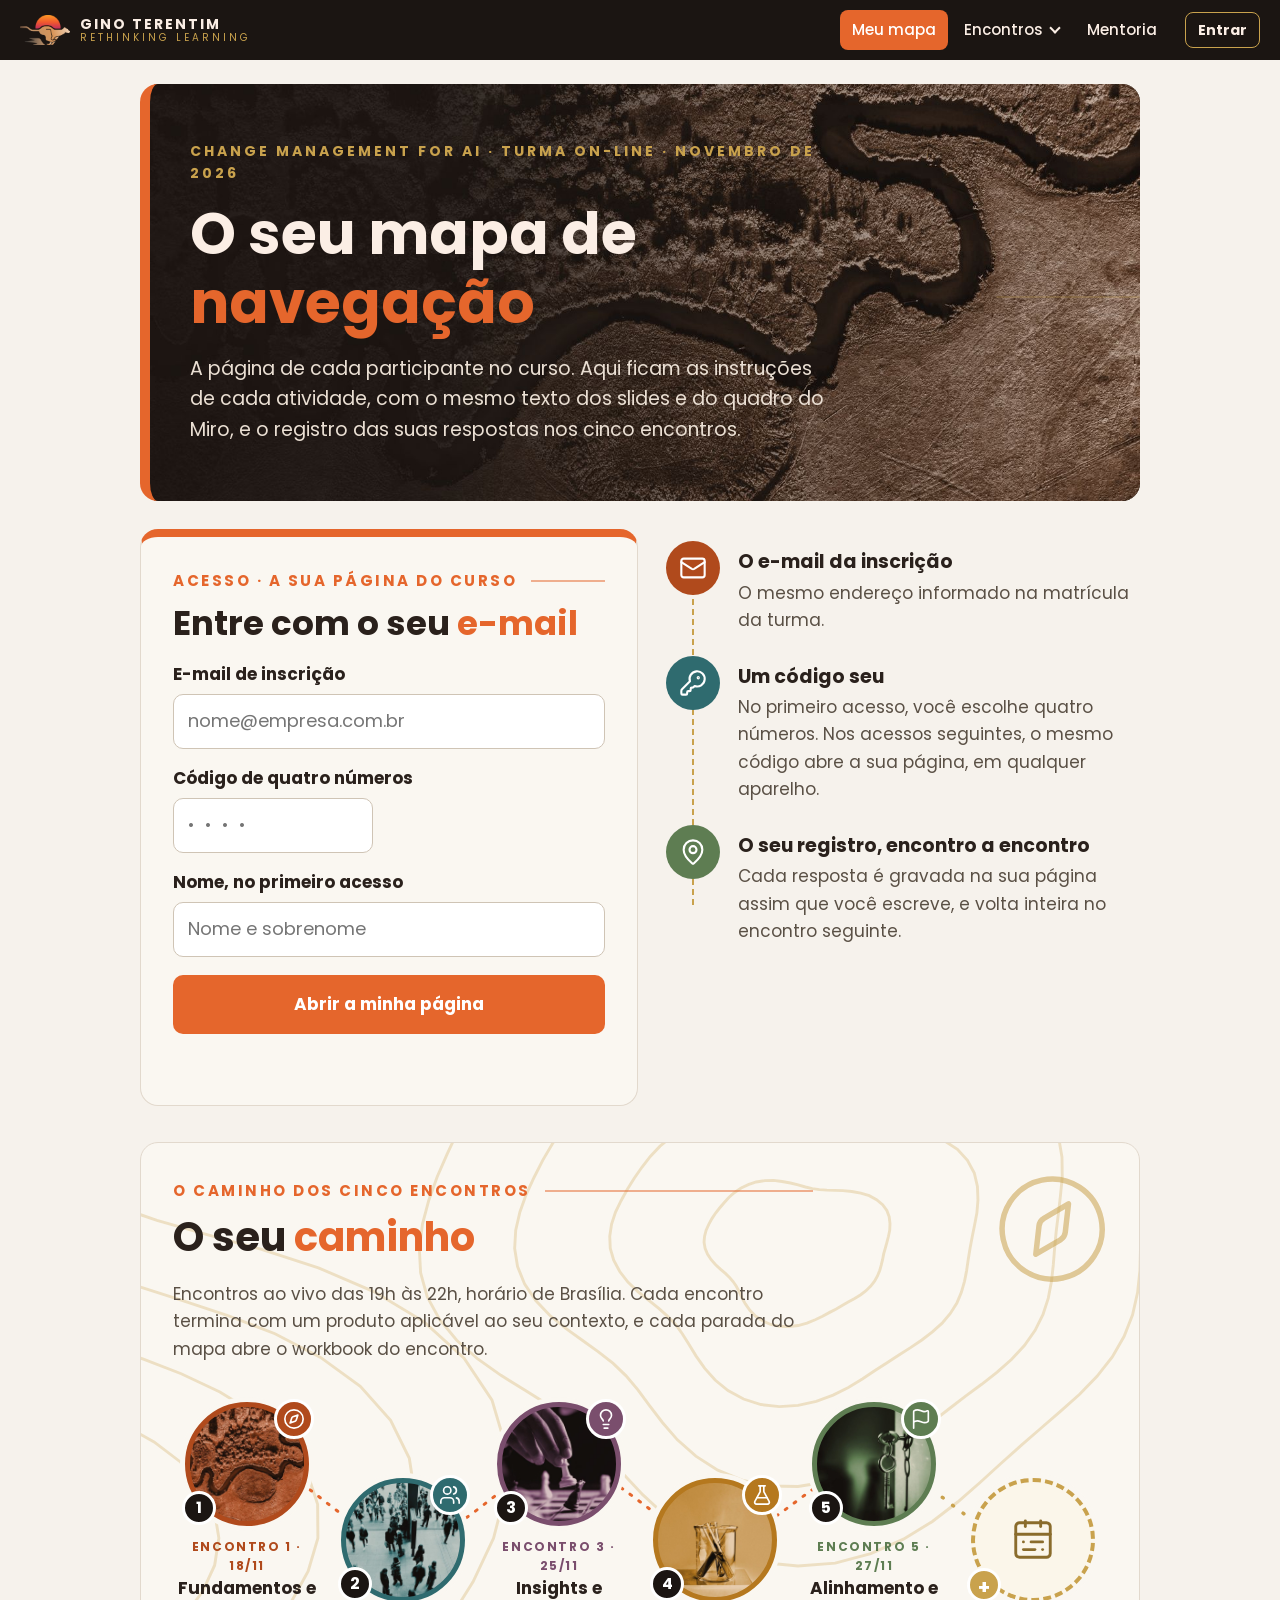
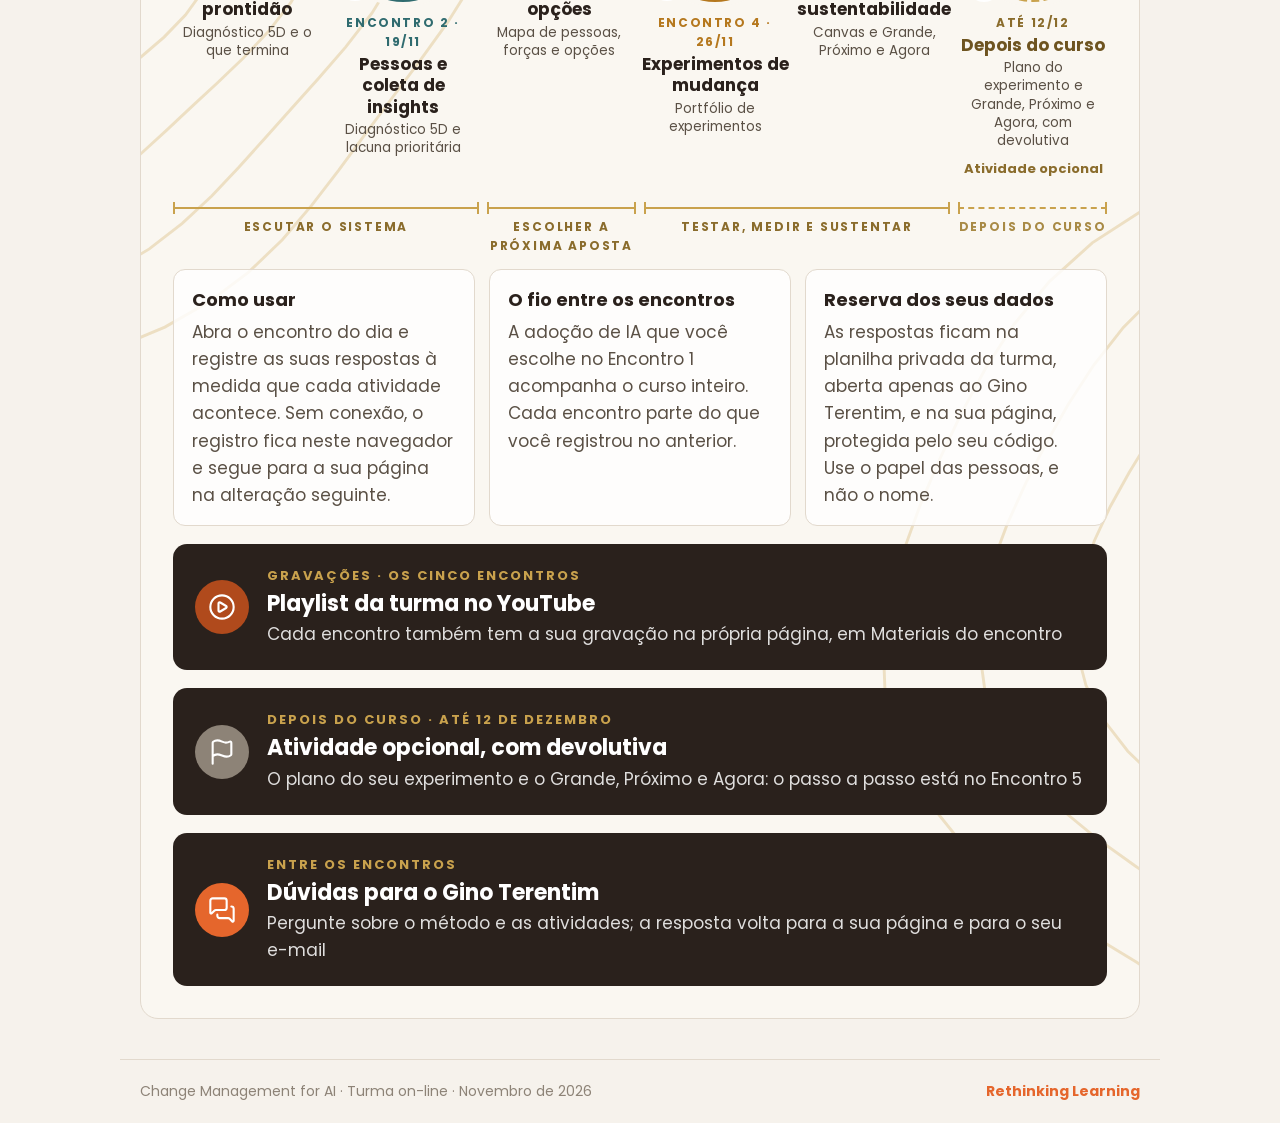
<file: docs/index.html>
<!doctype html>
<html lang="pt-BR"><head><meta charset="utf-8"><meta name="viewport" content="width=device-width,initial-scale=1">
<title>CM4AI · Workbook digital</title><meta name="robots" content="noindex">
<style>@font-face{font-family:Poppins;font-weight:400;src:url(fonts/Poppins-Regular.ttf) format('truetype');font-display:swap}@font-face{font-family:Poppins;font-weight:500;src:url(fonts/Poppins-Medium.ttf) format('truetype');font-display:swap}@font-face{font-family:Poppins;font-weight:700;src:url(fonts/Poppins-Bold.ttf) format('truetype');font-display:swap}:root{--lar:#E5662C;--tinta:#2A211C;--corpo:#5A5045;--linha:#E2D9CD;--fraco:#8D8377;--claro:#F6F2EC;--papel:#FAF7F1;--escuro:#1B1512;--ouro:#C9A24D;--tom:#E5662C}
*{box-sizing:border-box}
html{scroll-behavior:smooth}
body{margin:0;font-family:Poppins,system-ui,sans-serif;font-size:17px;line-height:1.6;color:var(--corpo);background:var(--claro)}
a{color:var(--lar)}
h1,h2,h3{color:var(--tinta);line-height:1.2;margin:0 0 .5em}
h1 em,h2 em{font-style:normal;color:var(--lar)}
main{max-width:1040px;margin:0 auto;padding:0 20px 40px}
.topo{position:sticky;top:0;z-index:20;display:flex;align-items:center;gap:16px;flex-wrap:wrap;padding:10px 20px;background:var(--escuro);color:#FBEEE5}
.marca{display:flex;align-items:center;gap:10px;text-decoration:none;color:#FBEEE5}
.marca img{height:30px;width:auto}
.marca span{display:flex;flex-direction:column;line-height:1.15}
.marca b{font-size:14px;letter-spacing:2px}
.marca i{font-style:normal;font-size:10px;letter-spacing:3px;color:var(--ouro)}
.nav{margin-left:auto;display:flex;gap:4px;flex-wrap:wrap}
.nav a{color:#FBEEE5;text-decoration:none;font-size:15px;font-weight:500;padding:8px 12px;border-radius:8px}
.nav a:hover,.nav a.ativo{background:var(--lar);color:#fff}
.selo-prof{margin-left:auto;background:var(--lar);color:#fff;font-weight:700;font-size:13px;letter-spacing:2px;padding:6px 12px;border-radius:6px}
.capa{margin:24px 0 0;padding:56px 40px;border-radius:18px;background:var(--escuro);color:#EADFD3;position:relative;overflow:hidden;border-left:10px solid var(--tom)}
.capa:after{content:"";position:absolute;right:-70px;top:-70px;width:280px;height:280px;border:2px solid var(--ouro);opacity:.35;clip-path:polygon(25% 0,75% 0,100% 50%,75% 100%,25% 100%,0 50%);background:transparent;outline:2px solid var(--ouro)}
.capa__k{font-size:14px;font-weight:700;letter-spacing:3px;color:var(--ouro);margin:0 0 14px}
.capa h1{color:#FBEEE5;font-size:clamp(34px,6vw,58px);margin:0 0 16px}
.capa__l{font-size:19px;max-width:720px;margin:0}
.bloco{margin:36px 0 0;padding:32px;background:var(--papel);border:1px solid var(--linha);border-radius:18px;border-top:8px solid var(--tom)}
.bloco--abre{border-top-color:var(--lar)}
.eyebrow{display:flex;align-items:center;gap:14px;color:var(--tom);font-weight:700;font-size:15px;letter-spacing:2.5px;margin-bottom:10px}
.eyebrow i{flex:1;height:2px;background:var(--tom);opacity:.5}
.bloco h2{font-size:clamp(26px,4vw,36px)}
.bloco h3{font-size:22px;margin-top:1.2em}
.pergunta{font-size:21px;font-weight:500;color:var(--tinta);border-left:5px solid var(--tom);padding:6px 0 6px 16px;margin:14px 0}
.pergunta--at{font-size:19px;background:#fff;border-radius:0 10px 10px 0;padding:12px 16px}
.capaz{background:#fff;border:1px solid var(--linha);border-radius:12px;padding:16px 20px;margin:16px 0}
.capaz b{color:var(--tinta)}
.capaz ol{margin:8px 0 0;padding-left:22px}
.conceito{background:#fff;border:1px solid var(--linha);border-radius:14px;padding:22px 24px;margin:20px 0}
.conceito h3{margin-top:0}
.fonte{font-size:15px;color:var(--fraco);margin:10px 0 0}
.regua{background:#B04A1C;color:#FDEFE6;border-radius:14px;padding:24px;margin:20px 0}
.regua h3{color:#fff;margin-top:0}
.regua__q{font-size:22px;font-weight:700;color:#fff}
.regua .cards3>div{background:rgba(255,255,255,.12);border:0;color:#FDEFE6}
.regua .cards3 b{color:#fff}
.regua .tabela--ler{background:#fff;color:var(--corpo)}
.cards3{display:grid;grid-template-columns:repeat(auto-fit,minmax(230px,1fr));gap:14px;margin:14px 0}
.cards3>div{background:var(--papel);border:1px solid var(--linha);border-radius:12px;padding:16px 18px}
.cards3 b{display:block;color:var(--tinta);font-size:18px;margin-bottom:4px}
.cards3 p{margin:0}
.cards3 i{display:block;margin-top:8px;color:var(--fraco)}
.cards2{display:grid;grid-template-columns:repeat(auto-fit,minmax(260px,1fr));gap:16px;margin:24px 0 8px}
.cartao{display:flex;flex-direction:column;gap:6px;padding:22px;border-radius:14px;background:var(--tom);color:#fff;text-decoration:none}
.cartao span{font-size:13px;font-weight:700;letter-spacing:2px;opacity:.85}
.cartao b{font-size:22px;line-height:1.2}
.cartao i{font-style:normal;opacity:.9}
.nota-pe{color:var(--fraco);font-size:15px}
.caminho{display:grid;grid-template-columns:repeat(5,1fr);gap:10px;margin:16px 0}
.caminho__p{display:flex;flex-direction:column;align-items:center;text-align:center;gap:4px;padding:14px 8px;border-radius:12px;background:#fff;border:2px solid var(--linha);text-decoration:none;color:var(--corpo)}
.caminho__g{font-size:11px;font-weight:700;letter-spacing:1.5px;color:var(--fraco);text-transform:uppercase;min-height:34px}
.caminho__n{width:52px;height:52px;border-radius:50%;display:grid;place-items:center;font-weight:700;font-size:22px;color:var(--tom);border:3px solid var(--tom);background:var(--claro)}
.caminho__p b{color:var(--tinta);font-size:15px;line-height:1.25}
.caminho__p small{font-size:13px}
.caminho__p em{font-style:normal;font-size:13px;font-weight:500;color:var(--tom)}
.caminho__p.feito .caminho__n,.caminho__p.aqui .caminho__n{background:var(--tom);color:#fff}
.caminho__p.aqui{border-color:var(--lar);box-shadow:0 0 0 3px rgba(229,102,44,.25)}
.indice{list-style:none;padding:0;margin:10px 0;display:grid;gap:8px}
.indice li{display:flex;flex-wrap:wrap;gap:6px 16px;align-items:baseline;background:#fff;border-left:6px solid var(--tom);border-radius:0 10px 10px 0;padding:10px 14px}
.indice a{color:var(--tinta);text-decoration:none;font-weight:500}
.indice a b{color:var(--tom)}
.indice span{color:var(--fraco);font-size:15px}
.atividade{background:#fff;border:2px solid var(--tom);border-radius:16px;padding:24px;margin:24px 0}
.atividade__cab{display:flex;gap:10px;flex-wrap:wrap;margin-bottom:10px}
.selo{display:inline-block;background:var(--tom);color:#fff;font-weight:700;font-size:13px;letter-spacing:1.5px;padding:6px 12px;border-radius:999px;text-decoration:none}
.selo--miro{background:#fff;color:var(--tom);border:2px solid var(--tom)}
.selo--mentor{background:#FBEFE4;color:#B04A1C;border:2px solid #E5662C}
.atividade h3{margin-top:4px;font-size:24px}
.passos{padding-left:0;list-style:none;counter-reset:p;margin:14px 0}
.passos li{counter-increment:p;position:relative;padding:8px 0 8px 48px;border-bottom:1px solid var(--linha)}
.passos li:before{content:counter(p);position:absolute;left:0;top:7px;width:32px;height:32px;border-radius:50%;background:var(--tom);color:#fff;font-weight:700;display:grid;place-items:center}
.passos li i{font-style:normal;font-weight:700;color:var(--tom);white-space:nowrap}
.meta{display:grid;grid-template-columns:repeat(auto-fit,minmax(200px,1fr));gap:10px;margin:14px 0}
.meta div{background:var(--papel);border-radius:10px;padding:10px 14px}
.meta span{display:block;font-size:12px;font-weight:700;letter-spacing:1.5px;text-transform:uppercase;color:var(--fraco)}
.meta b{font-weight:500;color:var(--tinta);font-size:16px}
.exemplo{background:#FBEFE4;border-radius:12px;padding:14px 18px;margin:14px 0}
.exemplo>span{font-size:12px;font-weight:700;letter-spacing:1.5px;color:var(--lar)}
.exemplo p{margin:6px 0}
.registro{border:2px dashed var(--tom);border-radius:14px;padding:18px;margin:18px 0 6px;background:var(--papel)}
.registro__t{font-size:13px;font-weight:700;letter-spacing:2px;color:var(--tom)}
.campo{margin:14px 0 0}
.campo label{display:block;color:var(--tinta);margin-bottom:4px}
.dica{margin:0 0 6px;font-size:15px;color:var(--fraco)}
textarea,input[type=text],select{width:100%;font:inherit;font-size:16px;color:var(--tinta);background:#fff;border:1.5px solid #CFC4B5;border-radius:10px;padding:10px 12px}
textarea{resize:vertical;min-height:52px}
textarea:focus,input:focus,select:focus{outline:3px solid rgba(229,102,44,.35);border-color:var(--lar)}
.espelho__v{background:#fff;border:1.5px solid var(--linha);border-radius:10px;padding:10px 12px;color:var(--tinta);white-space:pre-wrap}
.notas{display:grid;grid-template-columns:repeat(auto-fit,minmax(130px,1fr));gap:10px}
.banco{margin:4px 0 8px}
.lacunas,.associar{padding-left:22px;margin:8px 0 12px}
.lacunas li,.associar li{margin:8px 0}
.lacuna{width:74px!important;display:inline-block;text-align:center;font-weight:700}
.associar li{display:grid;grid-template-columns:1fr minmax(200px,260px);gap:12px;align-items:center}
.certo{border-color:#3F7D4E!important;background:#E9F4EA!important}
.errado{border-color:#B8432F!important;background:#FBE9E5!important}
.tabela-w{overflow-x:auto;margin:10px 0}
.tabela{width:100%;border-collapse:collapse;font-size:16px}
.tabela th{background:var(--tinta);color:#FBEEE5;text-align:left;padding:10px 12px;font-size:14px;letter-spacing:.5px}
.tabela td{border:1px solid var(--linha);padding:8px 10px;vertical-align:top;background:#fff;min-width:190px}
.tabela--ler td{padding:10px 12px}
.tabela td textarea,.tabela td select{border-color:var(--linha)}
.mapa{position:relative;margin:16px 0 0;height:480px;background:#fff;border:1.5px solid var(--linha);border-radius:12px;overflow:hidden}
.mapa:before{content:"";position:absolute;left:50%;top:0;bottom:0;border-left:2px dashed var(--linha)}
.mapa:after{content:"";position:absolute;top:50%;left:0;right:0;border-top:2px dashed var(--linha)}
.mapa__q{position:absolute;font-size:12px;font-weight:700;letter-spacing:1px;color:var(--fraco);text-transform:uppercase;padding:8px 10px;z-index:1}
.mapa__n{position:absolute;z-index:2;max-width:42%;font-size:14px;line-height:1.25;font-weight:500;color:var(--tinta);padding:6px 9px;border-radius:6px;box-shadow:0 1px 0 rgba(0,0,0,.15)}
.pontos{margin:14px 0 0;background:var(--papel);border-radius:12px;padding:12px 16px}
.pontos summary{cursor:pointer;font-weight:700;color:var(--tinta)}
.btn{display:inline-block;font:inherit;font-size:15px;font-weight:700;border-radius:10px;padding:10px 16px;cursor:pointer;text-decoration:none;border:2px solid transparent}
.btn--sec{background:#fff;color:var(--tinta);border-color:var(--tinta)}
.btn--mentor{background:var(--tinta);color:#fff}
.mentor{margin:14px 0 0}
.barra{display:flex;flex-wrap:wrap;gap:10px;align-items:center;margin:18px 0 0}
.barra__s{flex:1;min-width:220px;color:var(--fraco);font-size:15px}
.prof{margin:16px 0 0;background:#2A211C;color:#EADFD3;border-radius:12px;padding:16px 20px}
.prof>span{font-size:12px;font-weight:700;letter-spacing:2px;color:var(--ouro)}
.prof__resp{background:rgba(255,255,255,.08);border-radius:10px;padding:10px 14px;margin-top:10px}
.prof__resp b{color:#fff;display:block}
.rodape{max-width:1040px;margin:0 auto;padding:20px;display:flex;justify-content:space-between;gap:12px;flex-wrap:wrap;font-size:14px;color:var(--fraco);border-top:1px solid var(--linha)}
.rodape span:last-child{color:var(--lar);font-weight:700}
@media(max-width:760px){
 body{font-size:16px}.bloco{padding:20px}.capa{padding:36px 22px}
 .caminho{grid-template-columns:1fr 1fr}.caminho__g{min-height:0}
 .associar li{grid-template-columns:1fr}
 .tabela[data-tabela] thead{display:none}
 .tabela[data-tabela] tr{display:block;margin-bottom:14px;border:1px solid var(--linha);border-radius:10px;overflow:hidden}
 .tabela[data-tabela] td{display:block;border:0;border-bottom:1px solid var(--linha)}
 .tabela[data-tabela] td:before{content:attr(data-th);display:block;font-size:12px;font-weight:700;letter-spacing:1px;color:var(--fraco);text-transform:uppercase;margin-bottom:4px}
 .mapa{height:420px}
}
@media print{
 .topo,.barra,.mentor,.btn{display:none!important}
 body{background:#fff;font-size:12pt}.bloco,.atividade,.conceito{break-inside:avoid-page;box-shadow:none}
 .bloco{break-inside:auto}.capa{background:#fff;color:#000;border:2px solid #000}.capa h1{color:#000}.capa__k{color:#000}
 textarea,input,select{border:1px solid #999}
 details.pontos{display:block}
}

/* ===== camada 2026-11 · mapa de navegação, conta e capas com foto ===== */
.btn{background:var(--lar);color:#fff}
.btn--sec{background:#fff;color:var(--tinta);border-color:var(--tinta)}
.btn--mentor{background:var(--tinta);color:#fff}
.btn--grande{font-size:17px;padding:14px 22px;margin-top:18px;width:100%}
.btn:hover{filter:brightness(1.06)}
.disco{flex:none;display:inline-grid;place-items:center;width:54px;height:54px;border-radius:50%;background:var(--tom)}
.disco svg{display:block}
.capa--foto{background-color:var(--escuro);background-image:var(--foto,none);background-position:right center;background-size:cover;background-repeat:no-repeat;min-height:380px;display:flex;flex-direction:column;justify-content:flex-end}
.capa--foto .capa__l,.capa--foto h1,.capa--foto .capa__k{max-width:640px;position:relative;z-index:1}
.capa--foto:after{opacity:.22}
.conta{display:flex;align-items:center;gap:10px;font-size:14px;color:#FBEEE5}
.conta a{color:#FBEEE5;font-weight:700;text-decoration:none;border:1.5px solid var(--ouro);padding:6px 12px;border-radius:8px}
.conta span{font-weight:700}
.conta__sair{font:inherit;font-size:13px;background:transparent;color:var(--ouro);border:1.5px solid var(--ouro);border-radius:8px;padding:5px 10px;cursor:pointer}
.aviso-conta{margin:16px 0 0;padding:14px 18px;border-radius:12px;background:#FFF4EC;border-left:6px solid var(--lar);color:var(--tinta)}
.aviso-conta .btn{margin-left:8px;padding:6px 14px}
.barra__s--ok{color:#4B6A41;font-weight:500}
.barra__s--ok:before{content:"";display:inline-block;width:9px;height:9px;border-radius:50%;background:#5E7D52;margin-right:8px;vertical-align:1px}
/* entrada */
.entrada{margin:28px 0 0;display:grid;grid-template-columns:minmax(0,1.05fr) minmax(0,1fr);gap:28px;align-items:start}
.entrada[hidden]{display:none}
.entrada__f{padding:32px;background:var(--papel);border:1px solid var(--linha);border-top:8px solid var(--lar);border-radius:18px}
.entrada__f h2{font-size:clamp(26px,4vw,34px)}
.entrada__f label{display:block;margin:16px 0 6px;color:var(--tinta)}
.entrada__f input{font-size:18px;padding:12px 14px}
.entrada__f input[name=codigo]{letter-spacing:10px;max-width:200px}
.entrada__aviso{min-height:1.6em;margin:12px 0 0;color:var(--corpo);font-weight:500}
.entrada__aviso--erro{color:#A33B12}
.entrada__passos{list-style:none;margin:0;padding:12px 0 0;display:flex;flex-direction:column;gap:22px;position:relative}
.entrada__passos:before{content:"";position:absolute;left:26px;top:40px;bottom:40px;border-left:2.5px dashed var(--ouro)}
.entrada__passos li{display:flex;gap:18px;align-items:flex-start;position:relative}
.entrada__passos b{display:block;color:var(--tinta);font-size:19px;margin-top:6px}
.entrada__passos p{margin:2px 0 0}
/* mapa do curso */
.mapa-curso{margin:36px 0 0;padding:36px 32px 32px;border-radius:18px;border:1px solid var(--linha);position:relative;overflow:hidden;
  background:var(--papel) url("data:image/svg+xml,%3Csvg%20xmlns%3D%22http%3A//www.w3.org/2000/svg%22%20width%3D%221000%22%20height%3D%22560%22%20viewBox%3D%220%200%201000%20560%22%3E%3Cg%20fill%3D%22none%22%20stroke%3D%22%23C9A24D%22%20stroke-opacity%3D%22.28%22%20stroke-width%3D%221.1%22%3E%3Cpath%20d%3D%22M219.3%2C150.0%20L220.1%2C152.6%20L220.0%2C155.2%20L219.1%2C157.8%20L217.5%2C160.1%20L215.2%2C162.2%20L212.6%2C163.9%20L209.8%2C165.5%20L207.0%2C166.8%20L204.3%2C168.0%20L201.7%2C169.2%20L199.2%2C170.3%20L196.7%2C171.4%20L194.1%2C172.4%20L191.4%2C173.3%20L188.6%2C173.9%20L185.8%2C174.3%20L182.9%2C174.4%20L180.0%2C174.2%20L177.2%2C173.9%20L174.4%2C173.5%20L171.6%2C173.1%20L168.8%2C172.7%20L165.9%2C172.4%20L162.8%2C172.1%20L159.6%2C171.6%20L156.3%2C171.0%20L153.0%2C170.0%20L150.1%2C168.6%20L147.6%2C166.8%20L145.8%2C164.6%20L144.7%2C162.2%20L144.4%2C159.6%20L144.7%2C157.0%20L145.5%2C154.5%20L146.5%2C152.2%20L147.6%2C150.0%20L148.5%2C148.0%20L149.1%2C146.0%20L149.5%2C143.9%20L149.7%2C141.8%20L149.9%2C139.6%20L150.3%2C137.3%20L151.0%2C135.0%20L152.2%2C132.7%20L153.9%2C130.7%20L156.1%2C128.9%20L158.6%2C127.4%20L161.5%2C126.3%20L164.5%2C125.4%20L167.6%2C124.7%20L170.7%2C124.3%20L173.8%2C123.9%20L176.9%2C123.6%20L180.0%2C123.4%20L183.1%2C123.4%20L186.3%2C123.6%20L189.3%2C124.2%20L192.2%2C125.2%20L194.8%2C126.5%20L197.0%2C128.1%20L198.9%2C130.0%20L200.5%2C131.9%20L201.9%2C133.8%20L203.2%2C135.5%20L204.7%2C137.2%20L206.4%2C138.7%20L208.5%2C140.2%20L210.8%2C141.7%20L213.3%2C143.4%20L215.7%2C145.3%20L217.8%2C147.6%20L219.3%2C150.0Z%22/%3E%3Cpath%20d%3D%22M259.8%2C150.0%20L260.6%2C155.2%20L259.7%2C160.4%20L257.2%2C165.3%20L253.4%2C169.8%20L248.8%2C173.7%20L243.6%2C177.2%20L238.4%2C180.3%20L233.2%2C183.1%20L228.3%2C185.8%20L223.4%2C188.4%20L218.6%2C190.9%20L213.7%2C193.3%20L208.5%2C195.3%20L203.1%2C197.0%20L197.4%2C198.1%20L191.6%2C198.7%20L185.8%2C198.7%20L180.0%2C198.3%20L174.4%2C197.8%20L168.8%2C197.2%20L163.1%2C196.6%20L157.3%2C196.2%20L151.2%2C195.8%20L144.7%2C195.2%20L138.1%2C194.3%20L131.5%2C192.8%20L125.3%2C190.5%20L120.0%2C187.3%20L115.7%2C183.3%20L112.9%2C178.7%20L111.5%2C173.7%20L111.4%2C168.5%20L112.3%2C163.4%20L113.8%2C158.6%20L115.5%2C154.2%20L116.9%2C150.0%20L117.8%2C146.0%20L118.1%2C141.9%20L118.1%2C137.7%20L118.0%2C133.3%20L118.1%2C128.6%20L118.8%2C123.8%20L120.5%2C119.1%20L123.2%2C114.7%20L127.0%2C110.8%20L131.7%2C107.4%20L137.1%2C104.6%20L143.0%2C102.5%20L149.0%2C100.8%20L155.1%2C99.4%20L161.3%2C98.3%20L167.5%2C97.3%20L173.7%2C96.6%20L180.0%2C96.3%20L186.3%2C96.4%20L192.6%2C97.2%20L198.5%2C98.8%20L204.0%2C101.1%20L208.9%2C104.1%20L213.1%2C107.5%20L216.6%2C111.2%20L219.7%2C114.9%20L222.7%2C118.4%20L225.8%2C121.6%20L229.3%2C124.4%20L233.5%2C127.1%20L238.3%2C129.9%20L243.5%2C132.9%20L248.7%2C136.4%20L253.5%2C140.4%20L257.4%2C145.0%20L259.8%2C150.0Z%22/%3E%3Cpath%20d%3D%22M300.5%2C150.0%20L300.5%2C157.8%20L298.0%2C165.4%20L293.4%2C172.5%20L287.4%2C179.0%20L280.5%2C184.7%20L273.2%2C189.9%20L266.0%2C194.6%20L259.1%2C199.1%20L252.3%2C203.5%20L245.5%2C207.8%20L238.5%2C211.9%20L231.1%2C215.6%20L223.2%2C218.7%20L214.9%2C221.0%20L206.2%2C222.4%20L197.4%2C223.0%20L188.6%2C223.0%20L180.0%2C222.5%20L171.5%2C222.0%20L163.0%2C221.5%20L154.3%2C221.2%20L145.2%2C220.9%20L135.6%2C220.5%20L125.7%2C219.7%20L115.7%2C218.0%20L106.1%2C215.3%20L97.5%2C211.1%20L90.3%2C205.7%20L85.1%2C199.2%20L82.0%2C191.9%20L80.9%2C184.2%20L81.3%2C176.6%20L82.8%2C169.3%20L84.6%2C162.5%20L86.1%2C156.1%20L87.0%2C150.0%20L86.9%2C144.0%20L86.2%2C137.8%20L85.2%2C131.2%20L84.5%2C124.2%20L84.5%2C117.0%20L85.9%2C109.8%20L89.0%2C102.8%20L93.7%2C96.3%20L99.9%2C90.7%20L107.4%2C85.9%20L115.7%2C81.9%20L124.4%2C78.7%20L133.4%2C76.0%20L142.5%2C73.8%20L151.7%2C71.8%20L161.0%2C70.2%20L170.4%2C69.1%20L180.0%2C68.7%20L189.5%2C69.3%20L198.8%2C71.1%20L207.5%2C74.0%20L215.3%2C78.1%20L222.2%2C82.9%20L228.1%2C88.3%20L233.3%2C93.6%20L238.0%2C98.8%20L242.9%2C103.4%20L248.4%2C107.5%20L254.7%2C111.2%20L262.0%2C114.9%20L270.1%2C118.9%20L278.4%2C123.5%20L286.3%2C128.9%20L293.1%2C135.2%20L298.0%2C142.4%20L300.5%2C150.0Z%22/%3E%3Cpath%20d%3D%22M340.1%2C150.0%20L338.5%2C160.3%20L334.0%2C170.1%20L327.4%2C179.2%20L319.3%2C187.6%20L310.6%2C195.1%20L301.8%2C202.1%20L293.2%2C208.7%20L284.9%2C215.2%20L276.6%2C221.5%20L268.0%2C227.6%20L258.8%2C233.3%20L248.8%2C238.2%20L238.0%2C242.2%20L226.7%2C245.0%20L215.0%2C246.6%20L203.2%2C247.3%20L191.5%2C247.4%20L180.0%2C247.2%20L168.5%2C247.0%20L156.9%2C247.0%20L144.9%2C247.2%20L132.2%2C247.2%20L119.0%2C246.8%20L105.6%2C245.4%20L92.5%2C242.5%20L80.4%2C237.9%20L70.0%2C231.5%20L62.0%2C223.4%20L56.6%2C214.0%20L53.8%2C204.0%20L53.2%2C193.8%20L54.1%2C183.9%20L55.7%2C174.7%20L57.0%2C166.1%20L57.5%2C157.9%20L56.8%2C150.0%20L55.1%2C141.9%20L52.8%2C133.4%20L50.6%2C124.3%20L49.3%2C114.8%20L49.7%2C105.0%20L52.2%2C95.3%20L57.0%2C86.2%20L64.1%2C77.9%20L72.9%2C70.7%20L83.2%2C64.5%20L94.3%2C59.3%20L105.9%2C54.9%20L117.7%2C51.0%20L129.7%2C47.6%20L141.9%2C44.7%20L154.4%2C42.4%20L167.1%2C41.1%20L180.0%2C41.0%20L192.7%2C42.5%20L204.8%2C45.6%20L216.1%2C50.3%20L226.0%2C56.3%20L234.7%2C63.1%20L242.3%2C70.1%20L249.2%2C76.8%20L256.1%2C82.8%20L263.5%2C88.1%20L272.0%2C92.8%20L281.8%2C97.2%20L292.7%2C101.8%20L304.2%2C107.1%20L315.5%2C113.5%20L325.5%2C121.1%20L333.4%2C130.0%20L338.4%2C139.7%20L340.1%2C150.0Z%22/%3E%3Cpath%20d%3D%22M377.7%2C150.0%20L374.0%2C162.6%20L367.4%2C174.5%20L358.9%2C185.5%20L349.3%2C195.6%20L339.4%2C205.1%20L329.8%2C214.0%20L320.4%2C222.8%20L311.0%2C231.4%20L301.3%2C239.8%20L290.8%2C247.8%20L279.2%2C254.9%20L266.5%2C261.0%20L252.8%2C265.6%20L238.4%2C268.8%20L223.7%2C270.7%20L209.0%2C271.7%20L194.4%2C272.3%20L180.0%2C272.7%20L165.4%2C273.3%20L150.4%2C274.2%20L134.8%2C275.0%20L118.4%2C275.4%20L101.6%2C274.6%20L84.9%2C272.0%20L69.1%2C267.3%20L55.1%2C260.2%20L43.8%2C250.9%20L35.6%2C239.8%20L30.6%2C227.5%20L28.4%2C214.8%20L28.3%2C202.4%20L29.2%2C190.7%20L30.1%2C179.8%20L30.0%2C169.6%20L28.5%2C159.8%20L25.5%2C150.0%20L21.6%2C139.7%20L17.5%2C128.8%20L14.3%2C117.1%20L12.9%2C105.0%20L14.1%2C92.7%20L18.2%2C80.8%20L25.3%2C69.7%20L34.9%2C59.8%20L46.4%2C51.0%20L59.3%2C43.5%20L73.0%2C36.8%20L87.2%2C30.9%20L101.7%2C25.6%20L116.6%2C20.9%20L131.9%2C16.9%20L147.7%2C14.1%20L163.8%2C12.9%20L180.0%2C13.5%20L195.8%2C16.4%20L210.6%2C21.3%20L224.1%2C28.0%20L236.1%2C35.9%20L246.6%2C44.3%20L256.0%2C52.5%20L265.1%2C60.0%20L274.7%2C66.4%20L285.3%2C72.0%20L297.5%2C77.0%20L311.2%2C82.0%20L325.8%2C87.6%20L340.5%2C94.5%20L354.2%2C103.0%20L365.5%2C113.2%20L373.5%2C124.7%20L377.6%2C137.2%20L377.7%2C150.0Z%22/%3E%3Cpath%20d%3D%22M412.5%2C150.0%20L406.7%2C164.7%20L398.2%2C178.5%20L388.3%2C191.3%20L377.9%2C203.3%20L367.6%2C214.8%20L357.6%2C226.0%20L347.7%2C237.0%20L337.4%2C247.9%20L326.2%2C258.3%20L313.7%2C268.0%20L299.6%2C276.5%20L284.0%2C283.4%20L267.3%2C288.7%20L249.9%2C292.4%20L232.4%2C294.8%20L214.9%2C296.5%20L197.5%2C298.0%20L180.0%2C299.6%20L162.1%2C301.5%20L143.5%2C303.5%20L124.0%2C304.9%20L103.8%2C305.2%20L83.4%2C303.4%20L63.8%2C299.1%20L46.0%2C291.8%20L30.9%2C281.6%20L19.3%2C269.0%20L11.5%2C254.7%20L7.2%2C239.6%20L5.5%2C224.6%20L5.4%2C210.3%20L5.5%2C197.0%20L4.7%2C184.8%20L2.3%2C173.2%20L-1.9%2C161.8%20L-7.6%2C150.0%20L-13.9%2C137.4%20L-19.5%2C123.9%20L-23.2%2C109.7%20L-24.0%2C95.0%20L-21.4%2C80.4%20L-15.2%2C66.5%20L-5.8%2C53.7%20L6.4%2C42.1%20L20.4%2C31.8%20L35.7%2C22.6%20L51.7%2C14.3%20L68.2%2C6.6%20L85.4%2C-0.3%20L103.1%2C-6.4%20L121.7%2C-11.3%20L140.9%2C-14.3%20L160.5%2C-15.0%20L180.0%2C-13.1%20L198.7%2C-8.6%20L216.1%2C-1.7%20L231.7%2C7.0%20L245.6%2C16.5%20L258.0%2C26.0%20L269.8%2C34.8%20L281.6%2C42.5%20L294.6%2C48.9%20L309.1%2C54.3%20L325.5%2C59.6%20L343.2%2C65.4%20L361.4%2C72.4%20L378.7%2C81.4%20L393.8%2C92.4%20L405.3%2C105.3%20L412.4%2C119.7%20L414.7%2C134.8%20L412.5%2C150.0Z%22/%3E%3Cpath%20d%3D%22M444.4%2C150.0%20L436.6%2C166.6%20L426.8%2C182.2%20L416.2%2C196.9%20L405.7%2C210.9%20L395.6%2C224.5%20L385.7%2C238.0%20L375.4%2C251.4%20L364.2%2C264.5%20L351.3%2C276.9%20L336.4%2C288.1%20L319.6%2C297.7%20L301.1%2C305.4%20L281.5%2C311.3%20L261.4%2C315.7%20L241.2%2C319.1%20L221.0%2C322.1%20L200.7%2C325.1%20L180.0%2C328.5%20L158.5%2C331.9%20L136.0%2C334.9%20L112.5%2C336.6%20L88.5%2C336.2%20L65.0%2C332.7%20L43.0%2C325.8%20L23.8%2C315.3%20L8.3%2C301.6%20L-2.9%2C285.5%20L-10.1%2C268.1%20L-13.8%2C250.5%20L-15.4%2C233.6%20L-16.4%2C217.8%20L-18.1%2C203.4%20L-21.5%2C190.0%20L-27.1%2C177.1%20L-34.6%2C163.9%20L-43.1%2C150.0%20L-51.3%2C135.0%20L-57.8%2C118.9%20L-61.3%2C102.1%20L-60.9%2C85.1%20L-56.3%2C68.4%20L-47.7%2C52.6%20L-35.8%2C38.1%20L-21.3%2C24.9%20L-5.2%2C12.8%20L12.1%2C1.8%20L30.1%2C-8.5%20L49.0%2C-18.1%20L68.7%2C-26.8%20L89.5%2C-34.1%20L111.5%2C-39.5%20L134.2%2C-42.2%20L157.3%2C-42.0%20L180.0%2C-38.4%20L201.5%2C-31.9%20L221.2%2C-23.1%20L238.9%2C-12.9%20L254.8%2C-2.3%20L269.6%2C7.7%20L284.2%2C16.4%20L299.6%2C23.5%20L316.6%2C29.4%20L335.6%2C34.8%20L356.3%2C40.4%20L377.9%2C47.4%20L398.9%2C56.4%20L417.9%2C67.8%20L433.2%2C81.7%20L443.8%2C97.6%20L448.9%2C114.9%20L448.9%2C132.6%20L444.4%2C150.0Z%22/%3E%3Cpath%20d%3D%22M916.5%2C420.0%20L915.4%2C422.3%20L914.1%2C424.5%20L912.8%2C426.5%20L911.6%2C428.5%20L910.5%2C430.5%20L909.3%2C432.5%20L907.9%2C434.5%20L906.4%2C436.4%20L904.5%2C438.1%20L902.3%2C439.7%20L899.9%2C441.0%20L897.2%2C442.1%20L894.4%2C442.9%20L891.6%2C443.6%20L888.8%2C444.3%20L885.9%2C444.9%20L883.0%2C445.6%20L880.0%2C446.3%20L876.8%2C446.9%20L873.5%2C447.4%20L870.0%2C447.6%20L866.6%2C447.3%20L863.3%2C446.5%20L860.4%2C445.2%20L857.9%2C443.3%20L856.1%2C441.1%20L854.8%2C438.7%20L854.0%2C436.2%20L853.5%2C433.7%20L853.2%2C431.5%20L852.8%2C429.4%20L852.2%2C427.5%20L851.2%2C425.7%20L850.0%2C423.9%20L848.7%2C422.0%20L847.3%2C420.0%20L846.1%2C417.8%20L845.3%2C415.5%20L845.1%2C413.1%20L845.4%2C410.7%20L846.3%2C408.4%20L847.7%2C406.2%20L849.4%2C404.2%20L851.5%2C402.3%20L853.7%2C400.5%20L856.1%2C398.9%20L858.5%2C397.3%20L861.2%2C395.8%20L864.0%2C394.5%20L867.0%2C393.5%20L870.2%2C392.9%20L873.5%2C392.6%20L876.8%2C392.9%20L880.0%2C393.6%20L883.0%2C394.6%20L885.7%2C395.9%20L888.2%2C397.3%20L890.5%2C398.6%20L892.7%2C399.8%20L895.0%2C400.7%20L897.5%2C401.5%20L900.3%2C402.1%20L903.3%2C402.8%20L906.4%2C403.6%20L909.5%2C404.7%20L912.3%2C406.2%20L914.7%2C408.0%20L916.5%2C410.2%20L917.5%2C412.6%20L917.7%2C415.1%20L917.4%2C417.6%20L916.5%2C420.0Z%22/%3E%3Cpath%20d%3D%22M950.8%2C420.0%20L948.7%2C424.5%20L946.5%2C428.7%20L944.5%2C432.8%20L942.6%2C436.9%20L940.6%2C440.9%20L938.5%2C445.0%20L935.9%2C449.0%20L932.7%2C452.7%20L928.8%2C456.2%20L924.4%2C459.2%20L919.4%2C461.7%20L914.2%2C463.8%20L908.7%2C465.7%20L903.3%2C467.3%20L897.7%2C469.0%20L892.1%2C470.7%20L886.2%2C472.5%20L880.0%2C474.2%20L873.4%2C475.6%20L866.6%2C476.4%20L859.6%2C476.4%20L852.8%2C475.4%20L846.5%2C473.2%20L841.0%2C470.0%20L836.7%2C465.8%20L833.4%2C461.1%20L831.2%2C456.1%20L829.8%2C451.2%20L828.8%2C446.6%20L827.7%2C442.4%20L826.3%2C438.5%20L824.4%2C435.0%20L821.8%2C431.5%20L818.9%2C428.0%20L815.8%2C424.2%20L813.0%2C420.0%20L810.9%2C415.5%20L809.7%2C410.8%20L809.7%2C406.0%20L810.8%2C401.3%20L812.9%2C396.8%20L815.9%2C392.6%20L819.4%2C388.6%20L823.4%2C384.8%20L827.6%2C381.2%20L832.1%2C377.7%20L836.9%2C374.4%20L842.1%2C371.4%20L847.8%2C368.9%20L854.0%2C367.0%20L860.4%2C365.9%20L867.1%2C365.8%20L873.7%2C366.7%20L880.0%2C368.3%20L885.8%2C370.5%20L891.2%2C372.9%20L896.1%2C375.4%20L900.9%2C377.5%20L905.6%2C379.3%20L910.7%2C380.6%20L916.2%2C381.7%20L922.2%2C382.7%20L928.5%2C384.0%20L934.9%2C385.9%20L940.9%2C388.4%20L946.1%2C391.7%20L950.1%2C395.8%20L952.8%2C400.4%20L953.9%2C405.3%20L953.8%2C410.4%20L952.6%2C415.3%20L950.8%2C420.0Z%22/%3E%3Cpath%20d%3D%22M983.2%2C420.0%20L980.5%2C426.5%20L977.9%2C432.8%20L975.5%2C439.0%20L973.2%2C445.1%20L970.7%2C451.3%20L967.6%2C457.5%20L963.7%2C463.4%20L958.7%2C468.9%20L952.8%2C473.9%20L946.0%2C478.2%20L938.6%2C482.0%20L930.9%2C485.3%20L923.0%2C488.4%20L915.1%2C491.4%20L907.0%2C494.5%20L898.5%2C497.8%20L889.6%2C500.9%20L880.0%2C503.8%20L869.9%2C505.9%20L859.4%2C506.7%20L848.9%2C506.1%20L838.9%2C503.6%20L830.0%2C499.5%20L822.5%2C493.8%20L816.6%2C487.1%20L812.3%2C479.7%20L809.3%2C472.4%20L807.1%2C465.3%20L805.1%2C458.9%20L802.7%2C453.1%20L799.5%2C447.8%20L795.5%2C442.8%20L790.9%2C437.7%20L785.9%2C432.3%20L781.2%2C426.4%20L777.3%2C420.0%20L774.7%2C413.2%20L773.7%2C406.1%20L774.4%2C399.0%20L776.7%2C392.2%20L780.3%2C385.6%20L784.8%2C379.3%20L789.9%2C373.3%20L795.5%2C367.5%20L801.5%2C361.9%20L808.0%2C356.5%20L815.1%2C351.4%20L823.0%2C346.9%20L831.7%2C343.3%20L841.1%2C340.9%20L851.0%2C339.8%20L861.0%2C340.1%20L870.8%2C341.7%20L880.0%2C344.3%20L888.6%2C347.5%20L896.5%2C350.7%20L904.0%2C353.7%20L911.4%2C356.0%20L919.2%2C357.8%20L927.5%2C359.0%20L936.6%2C360.2%20L946.1%2C361.6%20L955.9%2C363.8%20L965.3%2C367.0%20L973.7%2C371.4%20L980.6%2C377.0%20L985.4%2C383.6%20L988.1%2C390.9%20L988.8%2C398.4%20L987.9%2C405.9%20L985.8%2C413.1%20L983.2%2C420.0Z%22/%3E%3Cpath%20d%3D%22M1014.3%2C420.0%20L1011.4%2C428.5%20L1008.9%2C436.8%20L1006.6%2C445.1%20L1004.0%2C453.4%20L1000.8%2C461.7%20L996.6%2C469.9%20L991.1%2C477.6%20L984.2%2C484.7%20L976.0%2C491.1%20L967.0%2C496.8%20L957.4%2C501.9%20L947.5%2C506.6%20L937.5%2C511.3%20L927.3%2C516.2%20L916.6%2C521.2%20L905.3%2C526.3%20L893.1%2C531.0%20L880.0%2C534.9%20L866.1%2C537.3%20L852.0%2C537.6%20L838.2%2C535.6%20L825.4%2C531.2%20L814.2%2C524.5%20L805.0%2C516.2%20L798.0%2C506.8%20L792.7%2C497.1%20L788.7%2C487.6%20L785.2%2C478.9%20L781.5%2C471.1%20L777.0%2C464.1%20L771.4%2C457.5%20L764.9%2C451.0%20L757.8%2C444.2%20L750.9%2C436.9%20L744.9%2C428.8%20L740.5%2C420.0%20L738.0%2C410.8%20L737.8%2C401.4%20L739.7%2C392.2%20L743.4%2C383.2%20L748.4%2C374.5%20L754.2%2C366.2%20L760.7%2C358.1%20L767.7%2C350.2%20L775.4%2C342.5%20L783.9%2C335.1%20L793.4%2C328.4%20L804.1%2C322.6%20L816.0%2C318.3%20L828.7%2C315.7%20L842.0%2C314.9%20L855.2%2C315.9%20L868.0%2C318.4%20L880.0%2C321.7%20L891.2%2C325.4%20L901.7%2C328.7%20L912.0%2C331.5%20L922.6%2C333.3%20L933.8%2C334.5%20L945.9%2C335.5%20L958.8%2C336.6%20L972.1%2C338.7%20L985.2%2C342.1%20L997.1%2C347.2%20L1007.3%2C354.0%20L1014.9%2C362.3%20L1019.8%2C371.7%20L1021.9%2C381.7%20L1021.8%2C391.9%20L1020.0%2C401.7%20L1017.3%2C411.1%20L1014.3%2C420.0Z%22/%3E%3Cpath%20d%3D%22M1044.8%2C420.0%20L1042.3%2C430.5%20L1040.2%2C440.9%20L1037.9%2C451.3%20L1035.0%2C461.8%20L1030.9%2C472.1%20L1025.2%2C482.1%20L1017.8%2C491.5%20L1008.8%2C500.1%20L998.6%2C507.8%20L987.5%2C514.9%20L976.0%2C521.6%20L964.3%2C528.2%20L952.4%2C535.0%20L940.0%2C542.1%20L926.8%2C549.4%20L912.5%2C556.4%20L896.8%2C562.5%20L880.0%2C567.0%20L862.4%2C569.1%20L844.7%2C568.3%20L827.8%2C564.3%20L812.5%2C557.3%20L799.5%2C547.9%20L788.9%2C536.8%20L780.7%2C525.0%20L774.2%2C513.4%20L768.7%2C502.4%20L763.2%2C492.6%20L757.0%2C483.8%20L749.7%2C475.7%20L741.2%2C468.0%20L731.9%2C459.9%20L722.6%2C451.2%20L714.1%2C441.7%20L707.4%2C431.2%20L703.1%2C420.0%20L701.5%2C408.4%20L702.5%2C396.8%20L705.8%2C385.4%20L710.8%2C374.4%20L717.0%2C363.7%20L723.9%2C353.3%20L731.5%2C343.0%20L739.8%2C332.9%20L749.1%2C323.1%20L759.7%2C313.8%20L771.9%2C305.6%20L785.7%2C299.0%20L800.9%2C294.4%20L817.1%2C292.0%20L833.6%2C291.8%20L849.9%2C293.5%20L865.4%2C296.5%20L880.0%2C300.1%20L893.8%2C303.6%20L907.1%2C306.3%20L920.5%2C308.0%20L934.6%2C308.8%20L949.8%2C309.2%20L966.0%2C309.7%20L982.9%2C311.2%20L999.8%2C314.3%20L1015.6%2C319.5%20L1029.5%2C327.1%20L1040.6%2C336.7%20L1048.3%2C348.0%20L1052.6%2C360.4%20L1053.9%2C373.1%20L1052.9%2C385.7%20L1050.6%2C397.7%20L1047.6%2C409.1%20L1044.8%2C420.0Z%22/%3E%3Cpath%20d%3D%22M1075.6%2C420.0%20L1073.8%2C432.6%20L1072.0%2C445.1%20L1069.7%2C457.7%20L1066.1%2C470.2%20L1060.7%2C482.4%20L1053.2%2C494.1%20L1043.8%2C504.9%20L1032.7%2C514.9%20L1020.6%2C524.1%20L1007.8%2C532.8%20L994.8%2C541.4%20L981.6%2C550.3%20L967.9%2C559.7%20L953.4%2C569.4%20L937.5%2C579.0%20L920.0%2C587.8%20L900.7%2C595.0%20L880.0%2C599.4%20L858.7%2C600.5%20L837.7%2C597.7%20L818.1%2C591.2%20L800.7%2C581.4%20L786.1%2C569.2%20L774.2%2C555.8%20L764.6%2C542.1%20L756.4%2C529.1%20L748.6%2C517.3%20L740.3%2C506.8%20L730.9%2C497.3%20L720.1%2C488.4%20L708.4%2C479.3%20L696.4%2C469.5%20L685.2%2C458.7%20L675.9%2C446.7%20L669.3%2C433.7%20L665.7%2C420.0%20L665.4%2C406.1%20L667.8%2C392.3%20L672.5%2C378.8%20L678.6%2C365.7%20L685.7%2C352.9%20L693.5%2C340.2%20L702.1%2C327.7%20L711.7%2C315.4%20L722.9%2C303.6%20L735.9%2C292.8%20L751.1%2C283.6%20L768.2%2C276.6%20L786.9%2C272.1%20L806.4%2C270.2%20L826.0%2C270.7%20L845.0%2C272.8%20L863.0%2C275.9%20L880.0%2C279.0%20L896.4%2C281.4%20L912.7%2C282.6%20L929.7%2C282.7%20L947.8%2C282.0%20L967.2%2C281.4%20L987.7%2C281.8%20L1008.5%2C284.1%20L1028.5%2C288.9%20L1046.6%2C296.6%20L1061.7%2C307.1%20L1072.9%2C319.9%20L1080.1%2C334.4%20L1083.6%2C349.7%20L1084.1%2C365.0%20L1082.7%2C379.8%20L1080.3%2C393.8%20L1077.7%2C407.2%20L1075.6%2C420.0Z%22/%3E%3Cpath%20d%3D%22M1107.2%2C420.0%20L1106.2%2C434.7%20L1104.7%2C449.3%20L1101.8%2C464.0%20L1097.0%2C478.5%20L1089.8%2C492.5%20L1080.3%2C505.7%20L1068.8%2C517.9%20L1055.9%2C529.3%20L1042.3%2C540.2%20L1028.3%2C550.9%20L1014.2%2C561.9%20L999.7%2C573.6%20L984.4%2C585.8%20L967.5%2C598.2%20L948.7%2C610.0%20L927.6%2C620.1%20L904.5%2C627.5%20L880.0%2C631.1%20L855.2%2C630.3%20L831.2%2C625.0%20L809.2%2C615.6%20L790.1%2C603.0%20L773.9%2C588.5%20L760.5%2C573.3%20L749.1%2C558.5%20L738.5%2C545.0%20L727.6%2C532.9%20L715.7%2C522.1%20L702.4%2C512.1%20L687.9%2C502.2%20L673.0%2C491.5%20L658.7%2C479.7%20L646.4%2C466.4%20L636.9%2C451.8%20L631.0%2C436.1%20L628.8%2C420.0%20L629.9%2C403.8%20L633.7%2C387.8%20L639.5%2C372.3%20L646.4%2C357.0%20L654.1%2C342.0%20L662.6%2C327.0%20L672.2%2C312.2%20L683.5%2C297.8%20L696.9%2C284.4%20L712.9%2C272.5%20L731.4%2C262.8%20L752.1%2C255.8%20L774.1%2C251.8%20L796.7%2C250.6%20L819.0%2C251.4%20L840.4%2C253.5%20L860.6%2C255.9%20L880.0%2C257.5%20L899.1%2C257.9%20L918.8%2C256.9%20L939.7%2C254.9%20L962.2%2C252.8%20L986.1%2C251.5%20L1010.8%2C252.2%20L1035.1%2C255.9%20L1057.7%2C263.2%20L1077.2%2C273.9%20L1092.7%2C287.8%20L1103.6%2C304.0%20L1110.1%2C321.6%20L1112.9%2C339.6%20L1113.0%2C357.2%20L1111.7%2C374.0%20L1109.9%2C390.0%20L1108.4%2C405.2%20L1107.2%2C420.0Z%22/%3E%3Cpath%20d%3D%22M1140.2%2C420.0%20L1139.8%2C436.8%20L1138.0%2C453.7%20L1134.1%2C470.4%20L1127.6%2C486.7%20L1118.3%2C502.3%20L1106.6%2C516.9%20L1093.3%2C530.6%20L1078.9%2C543.6%20L1064.3%2C556.5%20L1049.5%2C569.6%20L1034.6%2C583.5%20L1018.9%2C598.2%20L1001.7%2C613.4%20L982.3%2C628.3%20L960.2%2C641.7%20L935.3%2C652.4%20L908.2%2C659.2%20L880.0%2C661.0%20L851.9%2C657.7%20L825.4%2C649.5%20L801.4%2C637.3%20L780.6%2C622.3%20L762.9%2C606.1%20L747.6%2C589.9%20L733.5%2C574.9%20L719.7%2C561.5%20L704.9%2C549.7%20L688.7%2C538.9%20L671.2%2C528.3%20L653.0%2C517.1%20L635.3%2C504.5%20L619.4%2C490.2%20L606.6%2C474.3%20L597.8%2C456.9%20L593.1%2C438.6%20L592.4%2C420.0%20L594.9%2C401.5%20L599.8%2C383.4%20L606.2%2C365.7%20L613.6%2C348.2%20L621.8%2C330.8%20L631.1%2C313.5%20L642.0%2C296.6%20L655.4%2C280.4%20L671.7%2C265.7%20L691.1%2C253.2%20L713.2%2C243.6%20L737.5%2C237.1%20L762.8%2C233.8%20L788.1%2C232.9%20L812.6%2C233.7%20L835.9%2C234.9%20L858.2%2C235.6%20L880.0%2C234.9%20L902.1%2C232.5%20L925.5%2C228.8%20L950.7%2C224.6%20L977.7%2C221.2%20L1006.0%2C219.8%20L1034.6%2C221.7%20L1061.8%2C227.6%20L1086.3%2C237.9%20L1106.6%2C252.2%20L1121.9%2C269.6%20L1132.3%2C289.1%20L1138.2%2C309.6%20L1140.7%2C329.9%20L1141.2%2C349.6%20L1140.7%2C368.3%20L1140.3%2C386.0%20L1140.2%2C403.1%20L1140.2%2C420.0Z%22/%3E%3Cpath%20d%3D%22M593.1%2C40.0%20L592.5%2C42.1%20L592.1%2C44.2%20L591.6%2C46.3%20L591.0%2C48.4%20L590.2%2C50.4%20L589.1%2C52.4%20L587.6%2C54.3%20L585.8%2C56.1%20L583.8%2C57.6%20L581.5%2C59.0%20L579.2%2C60.3%20L576.9%2C61.6%20L574.5%2C63.0%20L572.0%2C64.3%20L569.3%2C65.8%20L566.5%2C67.1%20L563.4%2C68.4%20L560.0%2C69.3%20L556.5%2C69.7%20L552.9%2C69.6%20L549.6%2C68.9%20L546.5%2C67.5%20L543.8%2C65.7%20L541.7%2C63.5%20L540.0%2C61.1%20L538.7%2C58.8%20L537.7%2C56.6%20L536.6%2C54.5%20L535.4%2C52.7%20L534.0%2C51.1%20L532.4%2C49.5%20L530.5%2C47.9%20L528.7%2C46.2%20L527.0%2C44.3%20L525.6%2C42.2%20L524.7%2C40.0%20L524.3%2C37.7%20L524.5%2C35.4%20L525.1%2C33.1%20L526.1%2C30.9%20L527.3%2C28.7%20L528.7%2C26.6%20L530.3%2C24.6%20L532.0%2C22.6%20L533.8%2C20.6%20L535.9%2C18.8%20L538.4%2C17.1%20L541.1%2C15.8%20L544.1%2C14.8%20L547.4%2C14.3%20L550.7%2C14.2%20L553.9%2C14.6%20L557.1%2C15.2%20L560.0%2C15.9%20L562.8%2C16.7%20L565.4%2C17.3%20L568.1%2C17.7%20L570.9%2C17.9%20L573.9%2C18.0%20L577.1%2C18.1%20L580.4%2C18.4%20L583.8%2C19.0%20L587.0%2C20.0%20L589.8%2C21.5%20L592.1%2C23.4%20L593.7%2C25.6%20L594.6%2C28.0%20L594.9%2C30.6%20L594.8%2C33.1%20L594.3%2C35.5%20L593.7%2C37.8%20L593.1%2C40.0Z%22/%3E%3Cpath%20d%3D%22M625.3%2C40.0%20L624.6%2C44.2%20L624.0%2C48.4%20L623.2%2C52.5%20L622.0%2C56.7%20L620.3%2C60.8%20L617.8%2C64.7%20L614.7%2C68.4%20L611.0%2C71.7%20L607.0%2C74.8%20L602.7%2C77.7%20L598.3%2C80.5%20L593.8%2C83.4%20L589.2%2C86.4%20L584.4%2C89.6%20L579.1%2C92.8%20L573.3%2C95.7%20L566.9%2C98.1%20L560.0%2C99.6%20L552.9%2C100.1%20L545.9%2C99.3%20L539.3%2C97.2%20L533.4%2C94.0%20L528.5%2C90.0%20L524.5%2C85.5%20L521.3%2C80.9%20L518.6%2C76.5%20L516.1%2C72.5%20L513.5%2C68.9%20L510.4%2C65.7%20L507.0%2C62.7%20L503.1%2C59.6%20L499.2%2C56.4%20L495.4%2C52.8%20L492.3%2C48.8%20L490.0%2C44.5%20L488.7%2C40.0%20L488.5%2C35.4%20L489.2%2C30.8%20L490.7%2C26.2%20L492.8%2C21.9%20L495.2%2C17.6%20L497.8%2C13.4%20L500.7%2C9.2%20L503.9%2C5.1%20L507.6%2C1.2%20L511.9%2C-2.4%20L517.0%2C-5.5%20L522.6%2C-7.9%20L528.8%2C-9.5%20L535.3%2C-10.2%20L541.9%2C-10.1%20L548.3%2C-9.3%20L554.3%2C-8.3%20L560.0%2C-7.2%20L565.5%2C-6.3%20L570.9%2C-5.7%20L576.5%2C-5.6%20L582.4%2C-5.7%20L588.8%2C-5.8%20L595.6%2C-5.7%20L602.5%2C-5.0%20L609.2%2C-3.5%20L615.3%2C-1.0%20L620.5%2C2.4%20L624.3%2C6.6%20L626.9%2C11.4%20L628.1%2C16.5%20L628.3%2C21.6%20L627.9%2C26.5%20L627.0%2C31.2%20L626.1%2C35.7%20L625.3%2C40.0Z%22/%3E%3Cpath%20d%3D%22M657.4%2C40.0%20L656.9%2C46.3%20L656.2%2C52.6%20L655.0%2C58.9%20L653.0%2C65.1%20L650.0%2C71.1%20L646.0%2C76.8%20L641.1%2C82.1%20L635.6%2C87.0%20L629.7%2C91.6%20L623.6%2C96.1%20L617.5%2C100.8%20L611.2%2C105.7%20L604.6%2C110.8%20L597.4%2C116.0%20L589.3%2C121.1%20L580.3%2C125.4%20L570.5%2C128.7%20L560.0%2C130.4%20L549.3%2C130.2%20L539.0%2C128.1%20L529.5%2C124.2%20L521.2%2C118.9%20L514.2%2C112.7%20L508.5%2C106.1%20L503.6%2C99.7%20L499.2%2C93.7%20L494.7%2C88.4%20L489.8%2C83.7%20L484.2%2C79.3%20L478.2%2C75.0%20L471.8%2C70.4%20L465.7%2C65.4%20L460.4%2C59.8%20L456.2%2C53.6%20L453.5%2C46.9%20L452.4%2C40.0%20L452.8%2C33.1%20L454.4%2C26.2%20L456.8%2C19.5%20L459.8%2C13.0%20L463.1%2C6.5%20L466.8%2C0.2%20L471.0%2C-6.2%20L475.8%2C-12.3%20L481.5%2C-18.1%20L488.3%2C-23.3%20L496.1%2C-27.6%20L504.9%2C-30.6%20L514.4%2C-32.5%20L524.1%2C-33.1%20L533.7%2C-32.7%20L542.9%2C-31.8%20L551.7%2C-30.6%20L560.0%2C-29.8%20L568.2%2C-29.4%20L576.6%2C-29.6%20L585.4%2C-30.3%20L595.0%2C-31.1%20L605.1%2C-31.7%20L615.6%2C-31.4%20L626.1%2C-29.9%20L635.8%2C-26.9%20L644.3%2C-22.5%20L651.1%2C-16.7%20L656.0%2C-9.8%20L658.9%2C-2.3%20L660.2%2C5.4%20L660.3%2C13.0%20L659.6%2C20.2%20L658.8%2C27.1%20L658.0%2C33.6%20L657.4%2C40.0Z%22/%3E%3Cpath%20d%3D%22M690.0%2C40.0%20L689.8%2C48.4%20L688.9%2C56.8%20L687.0%2C65.2%20L683.8%2C73.4%20L679.3%2C81.2%20L673.5%2C88.6%20L666.9%2C95.4%20L659.6%2C101.9%20L652.2%2C108.3%20L644.7%2C114.8%20L637.1%2C121.6%20L629.2%2C128.8%20L620.6%2C136.3%20L611.0%2C143.7%20L600.0%2C150.4%20L587.6%2C155.9%20L574.1%2C159.5%20L560.0%2C160.6%20L545.9%2C159.2%20L532.6%2C155.3%20L520.5%2C149.3%20L510.0%2C141.8%20L501.1%2C133.6%20L493.4%2C125.4%20L486.5%2C117.7%20L479.8%2C110.8%20L472.6%2C104.7%20L464.8%2C99.2%20L456.2%2C93.8%20L447.2%2C88.2%20L438.4%2C82.0%20L430.4%2C74.9%20L423.9%2C67.0%20L419.2%2C58.4%20L416.7%2C49.3%20L416.2%2C40.0%20L417.4%2C30.8%20L419.8%2C21.7%20L423.0%2C12.8%20L426.8%2C4.1%20L430.9%2C-4.6%20L435.6%2C-13.2%20L441.1%2C-21.7%20L447.7%2C-29.8%20L455.7%2C-37.2%20L465.3%2C-43.6%20L476.3%2C-48.6%20L488.3%2C-51.9%20L501.0%2C-53.7%20L513.7%2C-54.2%20L526.1%2C-53.7%20L537.9%2C-53.0%20L549.1%2C-52.4%20L560.0%2C-52.5%20L571.0%2C-53.5%20L582.6%2C-55.1%20L595.1%2C-57.0%20L608.5%2C-58.7%20L622.6%2C-59.4%20L636.8%2C-58.6%20L650.5%2C-55.8%20L662.9%2C-50.8%20L673.2%2C-43.9%20L681.1%2C-35.3%20L686.5%2C-25.6%20L689.6%2C-15.4%20L690.9%2C-5.2%20L691.0%2C4.7%20L690.7%2C14.1%20L690.3%2C23.0%20L690.1%2C31.6%20L690.0%2C40.0Z%22/%3E%3C/g%3E%3C/svg%3E") center/cover no-repeat}
.mapa-curso__cab{display:flex;gap:20px;align-items:flex-start;justify-content:space-between}
.mapa-curso__cab h2{font-size:clamp(28px,4.4vw,40px)}
.mapa-curso__cab p{max-width:640px}
.rosa{flex:none;opacity:.55;transform:rotate(-12deg);margin:-10px -6px 0 0}
.cards3--claro>div{background:rgba(255,255,255,.82)}
.cartao--mentor{flex-direction:row;align-items:center;gap:18px;margin-top:18px}
.cartao--mentor>span:last-child{display:flex;flex-direction:column;gap:4px}
.cartao__k{font-size:13px;font-weight:700;letter-spacing:2px;color:var(--ouro)}
/* rota: cinco paradas ligadas */
.rota{position:relative;display:grid;grid-template-columns:repeat(5,1fr);gap:8px;margin:22px 0 10px}
.rota__linha{position:absolute;left:0;top:0;width:100%;height:160px;overflow:visible;pointer-events:none}
.rota__linha path{fill:none;stroke:var(--lar);stroke-width:3;stroke-dasharray:2 9;stroke-linecap:round;vector-effect:non-scaling-stroke}
.parada{position:relative;z-index:1;display:flex;flex-direction:column;align-items:center;text-align:center;gap:3px;text-decoration:none;color:var(--corpo)}
.parada:nth-of-type(even){margin-top:62px}
.parada__foto{position:relative;width:96px;height:96px;border-radius:50%;background:var(--tom) center/cover no-repeat;border:5px solid var(--tom);box-shadow:0 0 0 5px var(--papel);margin-bottom:8px;transition:transform .2s}
a.parada:hover .parada__foto{transform:scale(1.06)}
.parada__n{position:absolute;left:-8px;bottom:-4px;width:34px;height:34px;border-radius:50%;display:grid;place-items:center;background:var(--escuro);color:#fff;font-weight:700;font-size:16px;border:3px solid #fff}
.parada__ic{position:absolute;right:-10px;top:-8px;width:40px;height:40px;border-radius:50%;display:grid;place-items:center;background:var(--tom);border:3px solid #fff}
.parada__k{font-size:12px;font-weight:700;letter-spacing:1.6px;color:var(--tom)}
.parada b{color:var(--tinta);font-size:16px;line-height:1.25}
.parada em{font-style:normal;font-size:13.5px;line-height:1.35}
.parada__c{margin-top:6px;font-size:13px;font-weight:700;color:var(--tom);min-height:1.4em}
.parada.aqui .parada__foto{box-shadow:0 0 0 5px var(--papel),0 0 0 9px var(--lar);animation:pulso 2.4s ease-in-out infinite}
@keyframes pulso{50%{box-shadow:0 0 0 5px var(--papel),0 0 0 14px rgba(229,102,44,.35)}}
.parada.feito .parada__n,.parada--feita .parada__n{background:var(--tom)}
.parada--feita .parada__c:before{content:"✓ "}
.parada--breve .parada__foto{filter:grayscale(.7) brightness(1.12) contrast(.85)}
.parada--breve .parada__c{color:var(--fraco)}
.rota__fases{grid-column:1/-1;display:grid;grid-template-columns:repeat(5,1fr);gap:8px;margin-top:14px}
.rota__fases span{border-top:2px solid var(--ouro);padding-top:8px;text-align:center;font-size:12px;font-weight:700;letter-spacing:1.8px;text-transform:uppercase;color:#8A6C2C;position:relative}
.rota__fases span:before,.rota__fases span:after{content:"";position:absolute;top:-7px;width:2px;height:12px;background:var(--ouro)}
.rota__fases span:before{left:0}.rota__fases span:after{right:0}
.rota--grande .rota__linha{height:200px}
.rota--grande .parada__foto{width:124px;height:124px}
.rota--grande .parada:nth-of-type(even){margin-top:76px}
.rota--grande .parada b{font-size:17px}
/* sexta parada: a atividade opcional depois do curso */
.rota--seis,.rota--seis .rota__fases{grid-template-columns:repeat(6,1fr)}
.rota__linha path.rota__extra{stroke:#C9A24D;stroke-dasharray:1 12;stroke-width:3.5}
.parada--extra .parada__foto{background:#FBF6EA;border:4px dashed #C9A24D;display:grid;place-items:center}
.parada--extra .parada__extra{display:grid;place-items:center}
.parada--extra .parada__n{background:#C9A24D;font-size:20px}
.parada--extra .parada__k,.parada--extra .parada__c{color:#8A6C2C}
.parada--extra b{color:#6E5420}
.rota__fases span:last-child{border-top-style:dashed;color:#A88A45}
/* títulos de bloco com ícone */
.bloco__t{display:flex;align-items:center;gap:16px;margin-bottom:.5em}
.bloco__t h2{margin:0}
.bloco__t .disco{width:58px;height:58px}
/* complete a frase */
.completar{margin:22px 0 0;padding:26px 28px;border-radius:16px;background:var(--escuro);color:#EADFD3;border-left:8px solid var(--tom)}
.completar__k{font-size:13px;font-weight:700;letter-spacing:3px;color:var(--ouro)}
.completar__f{font-size:clamp(24px,3.6vw,32px);font-weight:700;color:#FBEEE5;line-height:1.3;margin:8px 0 4px}
.completar__l{display:inline-block;width:5.5em;border-bottom:4px solid var(--lar);vertical-align:-4px}
.completar label{color:#FBEEE5}
.completar input{background:#fff}
details.resposta{margin:16px 0 0;border-top:1px solid rgba(255,255,255,.18);padding-top:12px}
details.resposta summary{color:var(--ouro)}
details.resposta p{margin:10px 0 0}
details.resposta b{color:#FFB48A}
@media(max-width:760px){
  .entrada{grid-template-columns:1fr}
  .capa--foto{min-height:300px;background-position:70% center}
  .rota{grid-template-columns:1fr;gap:16px;padding-left:4px}
  .rota__linha{display:none}
  .rota:before{content:"";position:absolute;left:46px;top:30px;bottom:60px;border-left:3px dotted var(--lar)}
  .parada,.rota--grande .parada{display:grid;grid-template-columns:100px 1fr;column-gap:12px;align-items:start;text-align:left;margin-top:0!important}
  .parada__foto,.rota--grande .parada__foto{width:84px;height:84px;margin:0;grid-row:1/span 4}
  .parada>*:not(.parada__foto){grid-column:2;margin:0}
  .parada__k{margin-top:4px!important}
  .rota__fases{display:none}
  .mapa-curso{padding:26px 18px}
  .rosa{display:none}
}
@media print{.rota__linha,.rosa,.entrada,.conta,.aviso-conta{display:none!important}.parada.aqui .parada__foto{animation:none}}

input[type=email],input[type=password]{width:100%;font:inherit;font-size:18px;color:var(--tinta);background:#fff;border:1.5px solid #CFC4B5;border-radius:10px;padding:12px 14px}
.entrada__f input[name=codigo]{letter-spacing:10px;max-width:200px}
.cartao--mentor span{letter-spacing:normal;opacity:1;font-size:inherit;font-weight:inherit}
.cartao--mentor .cartao__k{font-size:13px;font-weight:700;letter-spacing:2px;color:var(--ouro)}
.cartao--mentor b{font-size:22px}
.cartao--mentor i{opacity:.85}
/* ---------- dúvidas para o mentor e painel ---------- */
.duvidas{margin-top:14px}
.duvidas__form{margin-top:10px;background:#FBF7F1;border:2px solid #E2D9CD;border-radius:14px;padding:16px}
.duvidas__l{display:block;font-weight:700;font-size:14px;letter-spacing:.04em;color:var(--tinta)}
.duvidas__l textarea,.duvidas__l input{display:block;width:100%;margin-top:8px;font:inherit;font-size:16px;font-weight:400;border:2px solid #D9CFC2;border-radius:10px;padding:10px 12px;background:#fff;box-sizing:border-box}
.duvidas__acoes{display:flex;gap:10px;flex-wrap:wrap;margin-top:12px;align-items:center}
.duvidas__msg{font-size:15px;color:#5A5045;margin:8px 0 0}
.duvida{margin-top:12px;border-radius:14px;overflow:hidden;border:2px solid #EFE7DC;background:#fff}
.duvida__p,.duvida__r,.duvida__e{padding:12px 16px;font-size:15px;line-height:1.5}
.duvida__p span,.duvida__r span{display:block;font-size:11px;font-weight:700;letter-spacing:.14em;color:#8D8377;margin-bottom:4px}
.duvida__r{background:#FBEFE4;border-top:2px solid #F3D9C6} .duvida__r span{color:#B04A1C}
.duvida__e{background:#F6F2EC;color:#6E6259;font-style:italic}
.painel__entrada{max-width:520px}
.painel__topo{display:flex;flex-wrap:wrap;gap:16px;align-items:center;margin-bottom:18px}
.painel__n{background:#FBEFE4;border-radius:14px;padding:10px 18px;text-align:center} .painel__n b{display:block;font-size:30px;color:#B04A1C;line-height:1.1} .painel__n span{font-size:13px;color:#5A5045}
.painel__n--ok{background:#EAF2EC} .painel__n--ok b{color:#2F6B4F}
.painel__f{display:flex;gap:8px;flex-wrap:wrap;align-items:center}
.chip-f{font:inherit;font-size:14px;font-weight:700;border:2px solid #D9CFC2;background:#fff;border-radius:20px;padding:6px 14px;cursor:pointer}
.chip-f.ativo{background:var(--tinta);color:#fff;border-color:var(--tinta)}
.painel__f select{font:inherit;font-size:14px;border:2px solid #D9CFC2;border-radius:20px;padding:6px 12px;background:#fff}
.painel__h{margin-left:auto;display:flex;gap:12px;align-items:center;font-size:13px;color:#8D8377}
.pd{background:#fff;border:2px solid #EFE7DC;border-left:8px solid #E5662C;border-radius:14px;padding:16px 18px;margin-bottom:14px}
.pd--ok{border-left-color:#5E7D52}
.pd__cab{display:flex;flex-wrap:wrap;gap:6px 16px;align-items:baseline;font-size:13px;color:#8D8377;margin-bottom:8px} .pd__cab b{font-size:16px;color:var(--tinta)}
.pd__p{font-size:16px;line-height:1.5;margin-bottom:12px}
.pd__r{background:#F3F7F2;border-radius:10px;padding:10px 14px;font-size:15px;line-height:1.5;margin-bottom:10px} .pd__r span{display:block;font-size:11px;font-weight:700;letter-spacing:.14em;color:#2F6B4F;margin-bottom:4px}
.pd textarea{display:block;width:100%;font:inherit;font-size:15px;border:2px solid #D9CFC2;border-radius:10px;padding:10px 12px;box-sizing:border-box}
.pd__acoes{display:flex;gap:10px;align-items:center;margin-top:10px} .pd__ok{font-size:14px;color:#5A5045}
.pd__vazio{color:#8D8377;font-style:italic}
@media print{.duvidas{display:none!important}}
.painel__f select{width:auto;display:inline-block}
.curva{margin:16px 0 0;background:#fff;border:1.5px solid var(--linha);border-radius:12px;padding:14px}
.curva__svg{display:block;width:100%;height:110px}
.curva__cols{display:grid;grid-template-columns:17fr 16.5fr 16.5fr 16.5fr 33.5fr;gap:0;margin-top:8px}
.curva__col{border-top:4px solid var(--c);padding:8px 5px 0;min-width:0}
.curva__col b{display:block;font-size:13px;line-height:1.2}
.curva__col span{display:block;font-size:12px;color:var(--fraco);margin-bottom:6px}
.curva__col i{display:block;font-style:normal;font-size:13px;line-height:1.25;background:#FFF6B6;border-radius:6px;padding:5px 7px;margin-top:5px;overflow-wrap:anywhere}
@media (max-width:700px){.curva__cols{grid-template-columns:1fr 1fr}}

.nav a[data-instrutor]{display:inline-flex;align-items:center}
.selo-n{display:inline-flex;align-items:center;justify-content:center;min-width:22px;height:22px;padding:0 7px;margin-left:8px;border-radius:999px;background:var(--lar);color:#fff;font-size:12.5px;font-weight:700;line-height:1;box-shadow:0 0 0 2px #1B1512}
.selo-n[hidden]{display:none}
.nav a:hover .selo-n,.nav a.ativo .selo-n{background:#fff;color:var(--lar);box-shadow:none}
.nav a.nav-selo{display:inline-flex;align-items:center}
.abas{display:flex;flex-wrap:wrap;gap:6px;border-bottom:2px solid var(--linha);margin:0 0 26px}
.aba{font:inherit;font-size:17px;font-weight:700;color:var(--corpo);background:none;border:0;border-bottom:4px solid transparent;margin-bottom:-2px;padding:12px 18px;cursor:pointer;display:inline-flex;align-items:center;gap:10px;border-radius:10px 10px 0 0}
.aba:hover{color:var(--tinta);background:#FBF7F1}
.aba[aria-selected="true"]{color:var(--tinta);border-bottom-color:var(--lar)}
.aba[aria-selected="true"] svg{stroke:var(--lar)}
.aba:focus-visible{outline:3px solid rgba(229,102,44,.35)}
.aba .selo-n{margin-left:0;box-shadow:none}
.aba__nota{font-size:15px;color:var(--corpo);margin:-4px 0 14px}
[data-painel-aba="nova"] .duvidas__lista{display:none}
.duvida--nova{border-color:#F0B48F;box-shadow:0 0 0 3px rgba(229,102,44,.12)}
.selo-nova{display:inline-block;margin-left:10px;padding:3px 9px;border-radius:999px;background:var(--lar);color:#fff;font-style:normal;font-size:11px;letter-spacing:.14em;line-height:1.2;vertical-align:1px}
.pd__leitura{font-size:13.5px;font-weight:700;letter-spacing:.02em;color:#8D8377;margin:0 0 10px}
.pd__leitura--ok{color:#2F6B4F}
@media (max-width:560px){.abas{flex-wrap:nowrap;gap:0}.aba{flex:0 1 auto;white-space:nowrap;font-size:15px;padding:11px 10px;gap:6px}.aba svg{display:none}}
/* ---------- Mentor de experimentos: conversa no estilo de aplicativo de mensagens ---------- */
.mentorx{display:grid;grid-template-columns:minmax(0,1.55fr) minmax(0,1fr);gap:24px;margin-top:28px;align-items:start}
.zap{display:flex;flex-direction:column;height:min(78vh,760px);min-height:520px;border-radius:22px;overflow:hidden;border:1px solid var(--linha);box-shadow:0 10px 30px rgba(42,33,28,.12);background:#EFE6DA}
.zap__topo{display:flex;align-items:center;gap:12px;padding:12px 16px;background:var(--tinta);color:#FBEEE5}
.zap__av{flex:none;width:44px;height:44px;border-radius:50%;background:var(--lar);display:flex;align-items:center;justify-content:center}
.zap__topo b{display:block;font-size:16px;line-height:1.2}.zap__topo i{font-style:normal;font-size:12.5px;color:#D9CBBE}
.zap__fundo{flex:1;overflow-y:auto;padding:18px 14px 10px;display:flex;flex-direction:column;gap:8px;
  background-color:#EFE6DA;background-image:radial-gradient(rgba(201,162,77,.22) 1.2px,transparent 1.3px),radial-gradient(rgba(176,74,28,.08) 1.2px,transparent 1.3px);background-size:26px 26px,26px 26px;background-position:0 0,13px 13px}
.zap__msg{max-width:84%;padding:9px 12px 6px;border-radius:14px;font-size:15.5px;line-height:1.5;color:var(--tinta);box-shadow:0 1px 1.5px rgba(42,33,28,.12);position:relative;word-wrap:break-word}
.zap__msg p{margin:0 0 .45em}.zap__msg p:last-child{margin:0}.zap__msg ul,.zap__msg ol{margin:.2em 0 .45em;padding-left:1.2em}.zap__msg li{margin:.1em 0}
.zap__msg--mentor{align-self:flex-start;background:#FFFFFF;border-top-left-radius:4px}
.zap__msg--pessoa{align-self:flex-end;background:#FCDCC8;border-top-right-radius:4px}
.zap__meta{display:flex;justify-content:flex-end;align-items:center;gap:8px;font-size:11.5px;color:var(--fraco);margin-top:2px}
.zap__visto{color:#2F6B6F;font-weight:700;letter-spacing:-2px}
.zap__copiar{font:inherit;font-size:11.5px;font-weight:600;color:var(--lar);background:none;border:0;padding:0;cursor:pointer}
.zap__aviso{align-self:center;max-width:90%;text-align:center;font-size:13.5px;background:#FFF6E6;color:var(--corpo);border-radius:10px;padding:7px 12px;box-shadow:0 1px 1px rgba(42,33,28,.08)}
.zap__aviso .btn{display:inline-block;margin-top:8px}
.zap__digitando{display:flex;gap:5px;padding:12px 14px}
.zap__digitando span{width:8px;height:8px;border-radius:50%;background:var(--fraco);opacity:.4;animation:zapd 1.2s infinite}
.zap__digitando span:nth-child(2){animation-delay:.2s}.zap__digitando span:nth-child(3){animation-delay:.4s}
@keyframes zapd{0%,60%,100%{opacity:.25;transform:translateY(0)}30%{opacity:.9;transform:translateY(-3px)}}
.zap__chips{display:flex;flex-wrap:wrap;gap:8px;padding:8px 12px;background:#E7DCCD}
.zap__chips button{flex:none;font:inherit;font-size:13.5px;font-weight:600;color:var(--tinta);background:#FFFFFF;border:1px solid var(--linha);border-radius:999px;padding:6px 12px;cursor:pointer}
.zap__chips button:hover{border-color:var(--lar);color:var(--lar)}.zap__chips button:disabled{opacity:.5;cursor:default}
.zap__barra{display:flex;align-items:flex-end;gap:10px;padding:10px 12px;background:#E7DCCD}
.zap__barra textarea{flex:1;resize:none;font:inherit;font-size:15.5px;line-height:1.45;border:0;border-radius:22px;padding:10px 16px;background:#fff;color:var(--tinta);max-height:140px;outline-offset:2px}
.zap__barra button{flex:none;width:46px;height:46px;border-radius:50%;border:0;background:var(--lar);display:flex;align-items:center;justify-content:center;cursor:pointer}
.zap__barra button:disabled{opacity:.55;cursor:default}
.zap__barra [hidden]{display:none!important}
.zap__mic{touch-action:none;user-select:none;-webkit-user-select:none;-webkit-touch-callout:none;transition:transform .15s,background .15s}
.zap__barra--gravando .zap__mic{background:#C8372A;transform:scale(1.14);box-shadow:0 0 0 7px rgba(200,55,42,.18)}
.zap__grava{flex:1;min-width:0;display:flex;align-items:center;gap:12px;min-height:46px;background:#fff;border-radius:23px;padding:0 4px 0 6px}
.zap__barra .zap__grava-x{width:38px;height:38px;background:transparent}
.zap__barra .zap__grava-ok{width:38px;height:38px;margin-left:auto}
.zap__ponto{flex:none;width:10px;height:10px;border-radius:50%;background:#C8372A;animation:zapp 1s infinite}
@keyframes zapp{50%{opacity:.2}}
.zap__grava-t{flex:none;font-weight:700;font-variant-numeric:tabular-nums;color:var(--tinta)}
.zap__grava-dica{flex:1;min-width:0;font-size:13.5px;color:var(--fraco);white-space:nowrap;overflow:hidden;text-overflow:ellipsis}
.zap__msg--audio{min-width:min(270px,84%)}
.zap__audio{display:flex;align-items:center;gap:10px;margin:2px 0 6px}
.zap__audio-ic{flex:none;width:34px;height:34px;border-radius:50%;background:var(--lar);display:flex;align-items:center;justify-content:center}
.zap__onda{flex:1;display:flex;align-items:center;gap:2px;height:24px}
.zap__onda i{flex:1;max-width:4px;height:35%;border-radius:2px;background:#B04A1C;opacity:.5}
.zap__onda i:nth-child(2n){height:60%}.zap__onda i:nth-child(3n){height:85%}.zap__onda i:nth-child(5n){height:45%}.zap__onda i:nth-child(7n){height:100%}
.zap__audio-dur{flex:none;font-size:12.5px;color:var(--corpo);font-variant-numeric:tabular-nums}
.zap__transc{margin:0;padding-top:6px;border-top:1px solid rgba(176,74,28,.2);font-size:14.5px;color:var(--corpo)}
.mentorx__lado{display:flex;flex-direction:column;gap:14px}
.mentorx__card{background:var(--papel);border:1px solid var(--linha);border-radius:16px;padding:18px 20px}
.mentorx__card h3{font-size:18px;margin:0 0 .5em}.mentorx__card p{margin:0;font-size:15px}
.mentorx__passos{list-style:none;margin:0;padding:0;display:flex;flex-direction:column;gap:10px}
.mentorx__passos li{display:flex;gap:12px;align-items:flex-start;font-size:15px}
.mentorx__passos .disco{flex:none;width:38px;height:38px}
.mentorx__passos b{display:block;color:var(--tinta)}
@media (max-width:860px){.mentorx{grid-template-columns:1fr}.zap{height:76vh}.zap__chips{flex-wrap:nowrap;overflow-x:auto}}
@media (max-width:700px){.topo{position:static}.capa>*{position:relative;z-index:1}.capa:after{width:150px;height:150px;right:-62px;top:-62px;opacity:.22}}
/* Materiais do encontro: quadro do Miro e slides em PDF */
.mats{display:grid;grid-template-columns:repeat(auto-fit,minmax(260px,1fr));gap:14px;margin:10px 0 18px}
.mat{display:flex;align-items:center;gap:16px;padding:18px 20px;border-radius:14px;background:#fff;border:1px solid var(--linha);color:var(--tinta);text-decoration:none;transition:border-color .15s,box-shadow .15s}
a.mat:hover{border-color:var(--lar);box-shadow:0 6px 18px rgba(42,33,28,.10)}
.mat>span:last-child{display:flex;flex-direction:column;gap:3px}
.mat__k{font-size:12px;font-weight:700;letter-spacing:2px;color:#8D8377}
.mat b{font-size:19px;line-height:1.25}
.mat i{font-style:normal;font-size:15px;color:#6D625B}
.mat--espera{background:var(--claro);border-style:dashed}
.mat--espera b{color:#6D625B}

.zap__limpar{margin-left:auto;flex:none;background:transparent;border:1px solid rgba(251,238,229,.45);color:#FBEEE5;border-radius:999px;padding:6px 12px;font:inherit;font-size:12.5px;line-height:1.2;cursor:pointer}.zap__limpar:hover{background:rgba(251,238,229,.12)}
/* Mentor da rede de campeões: conversa e painel da rede lado a lado */
.mentorx--rede{grid-template-columns:minmax(0,1fr) minmax(0,1.15fr)}
.rede{background:var(--papel);border:1px solid var(--linha);border-radius:16px;padding:18px 20px}
.rede h3{font-size:18px;margin:0 0 .3em}.rede__sub{margin:0 0 10px;font-size:14px;color:var(--fraco)}
.rede svg{width:100%;height:auto;border:1px solid var(--linha);border-radius:12px;background:#FFFDF9;display:block}
.rede__vazio{border:1.5px dashed var(--linha);border-radius:12px;padding:40px 20px;text-align:center;color:var(--fraco);font-size:15px}
.rede__leg{display:flex;flex-wrap:wrap;gap:6px 14px;margin:10px 0 4px;font-size:13px}
.rede__leg span{display:inline-flex;align-items:center;gap:6px}.rede__leg i{width:12px;height:12px;border-radius:50%;display:inline-block}
.rede__ler p{margin:.35em 0;font-size:14.5px}.rede__camp h4{margin:.8em 0 .3em;font-size:15px;color:var(--tinta)}
.rede__camp ul{margin:0;padding-left:0;list-style:none}.rede__camp li{margin:.35em 0;font-size:14.5px}.rede__camp span{color:var(--corpo)}
.rede__baixar{margin-top:10px}
@media (max-width:900px){.mentorx--rede{grid-template-columns:1fr}}
.nav{align-items:center}
.nav-enc{position:relative}
.nav-enc>summary{list-style:none;cursor:pointer;color:#FBEEE5;font-size:15px;font-weight:500;padding:8px 12px;border-radius:8px;display:inline-flex;align-items:center;gap:8px;user-select:none}
.nav-enc>summary::-webkit-details-marker{display:none}
.nav-enc>summary:after{content:"";width:6px;height:6px;border-right:2px solid currentColor;border-bottom:2px solid currentColor;transform:translateY(-2px) rotate(45deg)}
.nav-enc[open]>summary:after{transform:translateY(1px) rotate(-135deg)}
.nav-enc>summary:hover,.nav-enc>summary.ativo,.nav-enc[open]>summary{background:var(--lar);color:#fff}
.nav-enc__lista{position:absolute;right:0;top:calc(100% + 8px);width:320px;max-width:calc(100vw - 32px);background:#fff;border-radius:14px;box-shadow:0 14px 36px rgba(27,21,18,.28);padding:8px;z-index:40;display:grid;gap:2px}
.nav .nav-enc__lista a{display:flex;gap:12px;align-items:center;color:var(--tinta);padding:8px 10px;border-radius:10px;font-size:14px;line-height:1.3}
.nav .nav-enc__lista a:hover{background:var(--claro);color:var(--tinta)}
.nav .nav-enc__lista a.ativo{background:#FBEEE5;color:var(--tinta)}
.nav-enc__n{width:32px;height:32px;flex:none;border-radius:50%;background:var(--tom);color:#fff;display:grid;place-items:center;font-weight:700;font-size:14px}
.nav-enc__n svg{display:block}
.nav-enc__lista b{display:block;font-weight:600;color:var(--tinta)}
.nav-enc__lista i{display:block;font-style:normal;font-size:12.5px;color:var(--fraco)}
.nav-enc__sep{font-size:11px;letter-spacing:.14em;font-weight:600;color:var(--fraco);padding:10px 10px 2px;border-top:1px solid var(--linha);margin-top:4px}
@media (max-width:700px){.nav-enc__lista{position:fixed;left:16px;right:16px;top:auto;width:auto}}
.rede__curva{margin:12px 0 4px}
.rede__curva svg{width:100%;height:auto;border:0;border-radius:0;background:none}
.rede__curva-p{display:flex;flex-wrap:wrap;gap:4px 16px;margin:2px 0 0;font-size:13px;color:var(--fraco)}
.rede__curva-p span:first-child{display:inline-flex;align-items:center;gap:6px;color:var(--tinta);font-weight:500}
.rede__curva-p i{width:12px;height:12px;border-radius:50%;display:inline-block}
.rede__dica{margin:0 0 8px;font-size:14px;color:var(--corpo)}
.rede svg [data-no]{cursor:pointer}
.rede svg [data-no]:focus{outline:none}
.rede__pessoa{margin:12px 0 4px;background:#fff;border:1px solid var(--linha);border-left:5px solid var(--tom,#35608F);border-radius:12px;padding:14px 16px}
.rede__pessoa h4{margin:0 0 4px;font-size:17px;color:var(--tinta)}
.rede__pessoa .rede__meta{margin:0 0 8px;font-size:14px;color:var(--corpo)}
.rede__acoes{display:flex;flex-wrap:wrap;gap:8px;margin:10px 0 4px}
.rede__acoes button{font:inherit;font-size:14px;font-weight:600;border-radius:999px;padding:8px 14px;cursor:pointer;border:1.5px solid var(--lar);background:#fff;color:var(--lar)}
.rede__acoes button.prim{background:var(--lar);color:#fff}
.rede__acoes button.sec{border-color:var(--linha);color:var(--corpo)}
.rede__acoes button:disabled{opacity:.5;cursor:default}
.rede__sim{margin-top:8px;font-size:14.5px}
.rede__sim p{margin:.3em 0}
.rede__sim .rede__nota{font-size:12.5px;color:var(--fraco);margin-top:8px}
.rede__hist{margin:.4em 0 0;padding-left:18px;font-size:14px}
</style></head>
<body data-pg="index">
<header class="topo"><a class="marca" href="index.html"><img src="logo-gt-mark.png" alt=""><span><b>GINO TERENTIM</b><i>RETHINKING LEARNING</i></span></a><nav class="nav"><a href="index.html">Meu mapa</a><details class="nav-enc" data-nav-enc><summary>Encontros</summary><div class="nav-enc__lista"><a href="e1.html"><span class="nav-enc__n" style="--tom:#B04A1C">1</span><span><b>Encontro 1</b><i>Fundamentos e prontidão</i></span></a><a href="e2.html"><span class="nav-enc__n" style="--tom:#2F6B6F">2</span><span><b>Encontro 2</b><i>Pessoas e coleta de insights</i></span></a><a href="e3.html"><span class="nav-enc__n" style="--tom:#7A4E6D">3</span><span><b>Encontro 3</b><i>Insights e opções</i></span></a><a href="e4.html"><span class="nav-enc__n" style="--tom:#B5781E">4</span><span><b>Encontro 4</b><i>Experimentos de mudança</i></span></a><a href="e5.html"><span class="nav-enc__n" style="--tom:#5E7D52">5</span><span><b>Encontro 5</b><i>Alinhamento e sustentabilidade</i></span></a><span class="nav-enc__sep">MENTORES</span><a href="mentor.html"><span class="nav-enc__n" style="--tom:#B04A1C"><svg  class="lucide lucide-flask-conical"  xmlns="http://www.w3.org/2000/svg"  width="16"  height="16"  viewBox="0 0 24 24"  fill="none"  stroke="#FFFFFF"  stroke-width="2"  stroke-linecap="round"  stroke-linejoin="round">  <path d="M14 2v6a2 2 0 0 0 .245.96l5.51 10.08A2 2 0 0 1 18 22H6a2 2 0 0 1-1.755-2.96l5.51-10.08A2 2 0 0 0 10 8V2" />  <path d="M6.453 15h11.094" />  <path d="M8.5 2h7" /></svg></span><span><b>Mentor de experimentos</b><i>Encontros 4 e 5</i></span></a><a href="rede.html"><span class="nav-enc__n" style="--tom:#1F3B5C"><svg  class="lucide lucide-network"  xmlns="http://www.w3.org/2000/svg"  width="16"  height="16"  viewBox="0 0 24 24"  fill="none"  stroke="#FFFFFF"  stroke-width="2"  stroke-linecap="round"  stroke-linejoin="round">  <rect x="16" y="16" width="6" height="6" rx="1" />  <rect x="2" y="16" width="6" height="6" rx="1" />  <rect x="9" y="2" width="6" height="6" rx="1" />  <path d="M5 16v-3a1 1 0 0 1 1-1h12a1 1 0 0 1 1 1v3" />  <path d="M12 12V8" /></svg></span><span><b>Mentor da rede de campeões</b><i>Encontro 5</i></span></a></div></details><a href="mentoria.html">Mentoria</a></nav><span class="conta" data-conta></span></header>
<main><section class="capa capa--foto" style="--tom:#E5662C;--foto:url(img/capa.jpg)"><p class="capa__k">CHANGE MANAGEMENT FOR AI · TURMA ON-LINE · NOVEMBRO DE 2026</p><h1>O seu mapa de <em>navegação</em></h1><p class="capa__l">A página de cada participante no curso. Aqui ficam as instruções de cada atividade, com o mesmo texto dos slides e do quadro do Miro, e o registro das suas respostas nos cinco encontros.</p></section><section class="entrada" data-entrada hidden><div class="entrada__f"><div class="eyebrow" style="--tom:#E5662C"><span>ACESSO · A SUA PÁGINA DO CURSO</span><i></i></div><h2>Entre com o seu <em>e-mail</em></h2><form novalidate><label for="f-email"><b>E-mail de inscrição</b></label><input id="f-email" name="email" type="email" autocomplete="email" required placeholder="nome@empresa.com.br"><label for="f-codigo"><b>Código de quatro números</b></label><input id="f-codigo" name="codigo" type="password" inputmode="numeric" pattern="[0-9]{4}" maxlength="4" autocomplete="current-password" required placeholder="••••"><label for="f-nome"><b>Nome, no primeiro acesso</b></label><input id="f-nome" name="nome" type="text" autocomplete="name" placeholder="Nome e sobrenome"><button class="btn btn--grande" type="submit">Abrir a minha página</button><p class="entrada__aviso" data-aviso aria-live="polite"></p></form></div><ol class="entrada__passos"><li><span class="disco" style="--tom:#B04A1C"><svg  class="lucide lucide-mail"  xmlns="http://www.w3.org/2000/svg"  width="28"  height="28"  viewBox="0 0 24 24"  fill="none"  stroke="#FFFFFF"  stroke-width="1.8"  stroke-linecap="round"  stroke-linejoin="round">  <path d="m22 7-8.991 5.727a2 2 0 0 1-2.009 0L2 7" />  <rect x="2" y="4" width="20" height="16" rx="2" /></svg></span><div><b>O e-mail da inscrição</b><p>O mesmo endereço informado na matrícula da turma.</p></div></li><li><span class="disco" style="--tom:#2F6B6F"><svg  class="lucide lucide-key-round"  xmlns="http://www.w3.org/2000/svg"  width="28"  height="28"  viewBox="0 0 24 24"  fill="none"  stroke="#FFFFFF"  stroke-width="1.8"  stroke-linecap="round"  stroke-linejoin="round">  <path d="M2.586 17.414A2 2 0 0 0 2 18.828V21a1 1 0 0 0 1 1h3a1 1 0 0 0 1-1v-1a1 1 0 0 1 1-1h1a1 1 0 0 0 1-1v-1a1 1 0 0 1 1-1h.172a2 2 0 0 0 1.414-.586l.814-.814a6.5 6.5 0 1 0-4-4z" />  <circle cx="16.5" cy="7.5" r=".5" fill="currentColor" /></svg></span><div><b>Um código seu</b><p>No primeiro acesso, você escolhe quatro números. Nos acessos seguintes, o mesmo código abre a sua página, em qualquer aparelho.</p></div></li><li><span class="disco" style="--tom:#5E7D52"><svg  class="lucide lucide-map-pin"  xmlns="http://www.w3.org/2000/svg"  width="28"  height="28"  viewBox="0 0 24 24"  fill="none"  stroke="#FFFFFF"  stroke-width="1.8"  stroke-linecap="round"  stroke-linejoin="round">  <path d="M20 10c0 4.993-5.539 10.193-7.399 11.799a1 1 0 0 1-1.202 0C9.539 20.193 4 14.993 4 10a8 8 0 0 1 16 0" />  <circle cx="12" cy="10" r="3" /></svg></span><div><b>O seu registro, encontro a encontro</b><p>Cada resposta é gravada na sua página assim que você escreve, e volta inteira no encontro seguinte.</p></div></li></ol></section><section class="mapa-curso" data-mapa-curso><div class="mapa-curso__cab"><div><div class="eyebrow" style="--tom:#E5662C"><span>O CAMINHO DOS CINCO ENCONTROS</span><i></i></div><h2><span data-ola-bloco hidden>Olá, <span data-ola></span>. </span>O seu <em>caminho</em></h2><p>Encontros ao vivo das 19h às 22h, horário de Brasília. Cada encontro termina com um produto aplicável ao seu contexto, e cada parada do mapa abre o workbook do encontro.</p></div><span class="rosa" aria-hidden="true"><svg  class="lucide lucide-compass"  xmlns="http://www.w3.org/2000/svg"  width="120"  height="120"  viewBox="0 0 24 24"  fill="none"  stroke="#C9A24D"  stroke-width="1.1"  stroke-linecap="round"  stroke-linejoin="round">  <circle cx="12" cy="12" r="10" />  <path d="m16.24 7.76-1.804 5.411a2 2 0 0 1-1.265 1.265L7.76 16.24l1.804-5.411a2 2 0 0 1 1.265-1.265z" /></svg></span></div><div class="rota rota--seis rota--grande"><svg class="rota__linha" viewBox="0 0 1000 200" preserveAspectRatio="none" aria-hidden="true"><path d="M83,62 C142,62 183,138 250,138 S358,62 417,62 S525,138 583,138 S692,62 750,62"/><path class="rota__extra" d="M750,62 C808,62 850,138 917,138"/></svg><a class="parada " data-parada="1" style="--tom:#B04A1C" href="e1.html"><span class="parada__foto" style="background-image:url(img/p1.jpg)"><span class="parada__n">1</span><span class="parada__ic"><svg  class="lucide lucide-compass"  xmlns="http://www.w3.org/2000/svg"  width="22"  height="22"  viewBox="0 0 24 24"  fill="none"  stroke="#FFFFFF"  stroke-width="1.8"  stroke-linecap="round"  stroke-linejoin="round">  <circle cx="12" cy="12" r="10" />  <path d="m16.24 7.76-1.804 5.411a2 2 0 0 1-1.265 1.265L7.76 16.24l1.804-5.411a2 2 0 0 1 1.265-1.265z" /></svg></span></span><span class="parada__k">ENCONTRO 1 · 18/11</span><b>Fundamentos e prontidão</b><em>Diagnóstico 5D e o que termina</em><small class="parada__c" data-cont></small></a><a class="parada " data-parada="2" style="--tom:#2F6B6F" href="e2.html"><span class="parada__foto" style="background-image:url(img/p2.jpg)"><span class="parada__n">2</span><span class="parada__ic"><svg  class="lucide lucide-users"  xmlns="http://www.w3.org/2000/svg"  width="22"  height="22"  viewBox="0 0 24 24"  fill="none"  stroke="#FFFFFF"  stroke-width="1.8"  stroke-linecap="round"  stroke-linejoin="round">  <path d="M16 21v-2a4 4 0 0 0-4-4H6a4 4 0 0 0-4 4v2" />  <path d="M16 3.128a4 4 0 0 1 0 7.744" />  <path d="M22 21v-2a4 4 0 0 0-3-3.87" />  <circle cx="9" cy="7" r="4" /></svg></span></span><span class="parada__k">ENCONTRO 2 · 19/11</span><b>Pessoas e coleta de insights</b><em>Diagnóstico 5D e lacuna prioritária</em><small class="parada__c" data-cont></small></a><a class="parada " data-parada="3" style="--tom:#7A4E6D" href="e3.html" data-abre="2026-11-25" data-abre-txt="Abre em 25/11"><span class="parada__foto" style="background-image:url(img/p3.jpg)"><span class="parada__n">3</span><span class="parada__ic"><svg  class="lucide lucide-lightbulb"  xmlns="http://www.w3.org/2000/svg"  width="22"  height="22"  viewBox="0 0 24 24"  fill="none"  stroke="#FFFFFF"  stroke-width="1.8"  stroke-linecap="round"  stroke-linejoin="round">  <path d="M15 14c.2-1 .7-1.7 1.5-2.5 1-.9 1.5-2.2 1.5-3.5A6 6 0 0 0 6 8c0 1 .2 2.2 1.5 3.5.7.7 1.3 1.5 1.5 2.5" />  <path d="M9 18h6" />  <path d="M10 22h4" /></svg></span></span><span class="parada__k">ENCONTRO 3 · 25/11</span><b>Insights e opções</b><em>Mapa de pessoas, forças e opções</em><small class="parada__c" data-cont></small></a><a class="parada " data-parada="4" style="--tom:#B5781E" href="e4.html" data-abre="2026-11-26" data-abre-txt="Abre em 26/11"><span class="parada__foto" style="background-image:url(img/p4.jpg)"><span class="parada__n">4</span><span class="parada__ic"><svg  class="lucide lucide-flask-conical"  xmlns="http://www.w3.org/2000/svg"  width="22"  height="22"  viewBox="0 0 24 24"  fill="none"  stroke="#FFFFFF"  stroke-width="1.8"  stroke-linecap="round"  stroke-linejoin="round">  <path d="M14 2v6a2 2 0 0 0 .245.96l5.51 10.08A2 2 0 0 1 18 22H6a2 2 0 0 1-1.755-2.96l5.51-10.08A2 2 0 0 0 10 8V2" />  <path d="M6.453 15h11.094" />  <path d="M8.5 2h7" /></svg></span></span><span class="parada__k">ENCONTRO 4 · 26/11</span><b>Experimentos de mudança</b><em>Portfólio de experimentos</em><small class="parada__c" data-cont></small></a><a class="parada " data-parada="5" style="--tom:#5E7D52" href="e5.html" data-abre="2026-11-27" data-abre-txt="Abre em 27/11"><span class="parada__foto" style="background-image:url(img/p5.jpg)"><span class="parada__n">5</span><span class="parada__ic"><svg  class="lucide lucide-flag"  xmlns="http://www.w3.org/2000/svg"  width="22"  height="22"  viewBox="0 0 24 24"  fill="none"  stroke="#FFFFFF"  stroke-width="1.8"  stroke-linecap="round"  stroke-linejoin="round">  <path d="M4 22V4a1 1 0 0 1 .4-.8A6 6 0 0 1 8 2c3 0 5 2 7.333 2q2 0 3.067-.8A1 1 0 0 1 20 4v10a1 1 0 0 1-.4.8A6 6 0 0 1 16 16c-3 0-5-2-8-2a6 6 0 0 0-4 1.528" /></svg></span></span><span class="parada__k">ENCONTRO 5 · 27/11</span><b>Alinhamento e sustentabilidade</b><em>Canvas e Grande, Próximo e Agora</em><small class="parada__c" data-cont></small></a><a class="parada parada--extra" style="--tom:#C9A24D" href="e5.html#e5-sus"><span class="parada__foto"><span class="parada__extra"><svg  class="lucide lucide-calendar-range"  xmlns="http://www.w3.org/2000/svg"  width="46"  height="46"  viewBox="0 0 24 24"  fill="none"  stroke="#8A6C2C"  stroke-width="1.5"  stroke-linecap="round"  stroke-linejoin="round">  <rect x="3" y="3" width="18" height="18" rx="2" />  <path d="M16 2v3" />  <path d="M3 9h18" />  <path d="M8 2v3" />  <path d="M17 13h-6" />  <path d="M13 17H7" />  <path d="M7 13h.01" />  <path d="M17 17h.01" /></svg></span><span class="parada__n">+</span></span><span class="parada__k">ATÉ 12/12</span><b>Depois do curso</b><em>Plano do experimento e Grande, Próximo e Agora, com devolutiva</em><small class="parada__c">Atividade opcional</small></a><div class="rota__fases"><span style="grid-column:span 2">Escutar o sistema</span><span style="grid-column:span 1">Escolher a próxima aposta</span><span style="grid-column:span 2">Testar, medir e sustentar</span><span style="grid-column:span 1">Depois do curso</span></div></div><div class="cards3 cards3--claro"><div><b>Como usar</b><p>Abra o encontro do dia e registre as suas respostas à medida que cada atividade acontece. Sem conexão, o registro fica neste navegador e segue para a sua página na alteração seguinte.</p></div><div><b>O fio entre os encontros</b><p>A adoção de IA que você escolhe no Encontro 1 acompanha o curso inteiro. Cada encontro parte do que você registrou no anterior.</p></div><div><b>Reserva dos seus dados</b><p>As respostas ficam na planilha privada da turma, aberta apenas ao Gino Terentim, e na sua página, protegida pelo seu código. Use o papel das pessoas, e não o nome.</p></div></div><a class="cartao cartao--mentor" href="https://www.youtube.com/playlist?list=PLcFzRbquLgew" target="_blank" rel="noopener" style="--tom:#2A211C"><span class="disco" style="--tom:#B04A1C"><svg  class="lucide lucide-circle-play"  xmlns="http://www.w3.org/2000/svg"  width="28"  height="28"  viewBox="0 0 24 24"  fill="none"  stroke="#FFFFFF"  stroke-width="1.8"  stroke-linecap="round"  stroke-linejoin="round">  <path d="M9 9.003a1 1 0 0 1 1.517-.859l4.997 2.997a1 1 0 0 1 0 1.718l-4.997 2.997A1 1 0 0 1 9 14.996z" />  <circle cx="12" cy="12" r="10" /></svg></span><span><span class="cartao__k">GRAVAÇÕES · OS CINCO ENCONTROS</span><b>Playlist da turma no YouTube</b><i>Cada encontro também tem a sua gravação na própria página, em Materiais do encontro</i></span></a><a class="cartao cartao--mentor" href="e5.html#e5-sus" style="--tom:#2A211C"><span class="disco" style="--tom:#8D8377"><svg  class="lucide lucide-flag"  xmlns="http://www.w3.org/2000/svg"  width="28"  height="28"  viewBox="0 0 24 24"  fill="none"  stroke="#FFFFFF"  stroke-width="1.8"  stroke-linecap="round"  stroke-linejoin="round">  <path d="M4 22V4a1 1 0 0 1 .4-.8A6 6 0 0 1 8 2c3 0 5 2 7.333 2q2 0 3.067-.8A1 1 0 0 1 20 4v10a1 1 0 0 1-.4.8A6 6 0 0 1 16 16c-3 0-5-2-8-2a6 6 0 0 0-4 1.528" /></svg></span><span><span class="cartao__k">DEPOIS DO CURSO · ATÉ 12 DE DEZEMBRO</span><b>Atividade opcional, com devolutiva</b><i>O plano do seu experimento e o Grande, Próximo e Agora: o passo a passo está no Encontro 5</i></span></a><a class="cartao cartao--mentor" href="mentoria.html" style="--tom:#2A211C"><span class="disco" style="--tom:#E5662C"><svg  class="lucide lucide-messages-square"  xmlns="http://www.w3.org/2000/svg"  width="28"  height="28"  viewBox="0 0 24 24"  fill="none"  stroke="#FFFFFF"  stroke-width="1.8"  stroke-linecap="round"  stroke-linejoin="round">  <path d="M16 10a2 2 0 0 1-2 2H6.828a2 2 0 0 0-1.414.586l-2.202 2.202A.71.71 0 0 1 2 14.286V4a2 2 0 0 1 2-2h10a2 2 0 0 1 2 2z" />  <path d="M20 9a2 2 0 0 1 2 2v10.286a.71.71 0 0 1-1.212.502l-2.202-2.202A2 2 0 0 0 17.172 19H10a2 2 0 0 1-2-2v-1" /></svg></span><span><span class="cartao__k">ENTRE OS ENCONTROS</span><b>Dúvidas para o Gino Terentim</b><i>Pergunte sobre o método e as atividades; a resposta volta para a sua página e para o seu e-mail</i></span></a></section></main>
<footer class="rodape"><span>Change Management for AI · Turma on-line · Novembro de 2026</span><span>Rethinking Learning</span></footer>
<script>window.CM4AI={api:"https://script.google.com/macros/s/AKfycbxYNcWFj7Qa_txq63MwReh-RJZm-2fcuFewNzeokaOt69sNa0me8hZh9Td-VTeFA5ckbA/exec",encontro:0};</script><script>(function(){
"use strict";
var P="cm4ai:",mem={};
function ler(k){try{var v=localStorage.getItem(P+k);return v===null?(mem[k]||""):v}catch(e){return mem[k]||""}}
function gravar(k,v){mem[k]=v;try{localStorage.setItem(P+k,v)}catch(e){}}
function $(s,r){return Array.prototype.slice.call((r||document).querySelectorAll(s))}
var salvo=$("[data-salvo]");
function aviso(){if(localStorage.getItem("cm4ai:sessao"))return;var h=new Date().toLocaleTimeString("pt-BR",{hour:"2-digit",minute:"2-digit"});salvo.forEach(function(el){el.textContent="Respostas gravadas neste navegador às "+h+"."})}
function espelhos(){$("[data-espelho]").forEach(function(el){var v=ler(el.getAttribute("data-espelho"));el.textContent=v||el.getAttribute("data-vazio")||"Ainda sem registro."})}
function altura(t){if(t.tagName!=="TEXTAREA")return;t.style.height="auto";t.style.height=(t.scrollHeight+4)+"px"}
// restaura e grava
$("[data-k]").forEach(function(el){
  var k=el.getAttribute("data-k"),v=ler(k);if(v){el.value=v}altura(el);
  el.addEventListener("input",function(){gravar(k,el.value);altura(el);aviso();mapas()});
  el.addEventListener("change",function(){gravar(k,el.value);aviso();mapas()});
});
// conferência das respostas
function norm(s){return String(s).replace(/[%\s]/g,"").toLowerCase()}
$("[data-conferir]").forEach(function(b){b.addEventListener("click",function(){
  $("[data-gab]",b.parentNode).forEach(function(el){
    el.classList.remove("certo","errado");if(!el.value)return;
    el.classList.add(norm(el.value)===norm(el.getAttribute("data-gab"))?"certo":"errado");
  });
})});
// mapa de pessoas a partir da tabela
var COR={"Apoia":"#BFE3B4","Ainda não se posicionou":"#FFF6B6","Tem ressalvas":"#F8C9A0"};
function mapas(){$("[data-mapa]").forEach(function(m){
  var k=m.getAttribute("data-mapa"),tb=document.querySelector('[data-tabela="'+k+'"]');if(!tb)return;
  m.innerHTML='<span class="mapa__q" style="left:0;top:0">Muita influência · pouco afetada</span><span class="mapa__q" style="right:0;top:0;text-align:right">Muita influência · muito afetada</span>'+
    '<span class="mapa__q" style="left:0;bottom:0">Pouca influência · pouco afetada</span><span class="mapa__q" style="right:0;bottom:0;text-align:right">Pouca influência · muito afetada</span>';
  var cont={};
  $("tbody tr",tb).forEach(function(tr){
    var c=$("[data-k]",tr).map(function(x){return x.value});if(!c[0]||!c[1]||!c[2])return;
    var dir=c[1]==="Muito afetada",alto=c[2]==="Muita influência",q=(dir?1:0)+"-"+(alto?1:0);cont[q]=(cont[q]||0)+1;var i=cont[q]-1;
    var n=document.createElement("div");n.className="mapa__n";n.textContent=(c[4]?"⭐ ":"")+c[0];n.style.background=COR[c[3]]||"#EEE8DF";
    n.style.left=((dir?52:3)+(i%2)*22)+"%";n.style.top=((alto?9:57)+Math.floor(i/2)*11)+"%";m.appendChild(n);
  });
})}
// curva de adoção (Rogers) a partir da tabela
var SEG=[["Inovadores","2,5%","#7A4E6D"],["Adotantes iniciais","13,5%","#35608F"],["Maioria inicial","34%","#2F6B6F"],["Maioria tardia","34%","#B5781E"],["Últimos adotantes","16%","#8D8377"]];
function curvas(){$("[data-curva]").forEach(function(m){
  var k=m.getAttribute("data-curva"),tb=document.querySelector('[data-tabela="'+k+'"]');if(!tb)return;
  var por={};SEG.forEach(function(s){por[s[0]]=[]});
  $("tbody tr",tb).forEach(function(tr){var c=$("[data-k]",tr).map(function(x){return x.value});if(c[0]&&por[c[1]])por[c[1]].push((c[3]?"⭐ ":"")+c[0])});
  var pts=[],i,x,z;for(i=0;i<=100;i++){z=(i-50)/16.5;pts.push((i*6)+","+(120-100*Math.exp(-z*z/2)).toFixed(1))}
  var lim=[0,17,33.5,50,66.5,100],svg='<svg viewBox="0 0 600 124" preserveAspectRatio="none" class="curva__svg">';
  SEG.forEach(function(s,j){var a=lim[j],b=lim[j+1],pp=[(a*6)+",120"];for(i=Math.ceil(a);i<=Math.floor(b);i++)pp.push(pts[i]);pp.push((b*6)+",120");svg+='<polygon points="'+pp.join(" ")+'" fill="'+s[2]+'" opacity=".85"/>'});
  svg+="</svg>";
  m.innerHTML=svg+'<div class="curva__cols">'+SEG.map(function(s){return '<div class="curva__col" style="--c:'+s[2]+'"><b>'+s[0]+'</b><span>'+s[1]+'</span>'+por[s[0]].map(function(n){return '<i>'+n.replace(/</g,"&lt;")+'</i>'}).join("")+'</div>'}).join("")+'</div>';
})}
var _mapas=mapas;mapas=function(){_mapas();curvas()};
mapas();espelhos();
(function(){var hoje=new Date();$("[data-abre]").forEach(function(el){var d=new Date(el.getAttribute("data-abre")+"T00:00:00-03:00");if(hoje<d){el.removeAttribute("href");el.classList.add("parada--breve");var c=el.querySelector(".parada__c");if(c){c.removeAttribute("data-cont");c.textContent=el.getAttribute("data-abre-txt")}}})})();
window.CM4AI_atualizar=function(){$("[data-k]").forEach(altura);mapas();espelhos()};
// exportar
function texto(){
  var o=[document.title,"Exportado em "+new Date().toLocaleString("pt-BR"),""];
  $(".atividade").forEach(function(a){
    var t=a.querySelector("h3");o.push("## "+(t?t.textContent:""));
    $(".campo",a).forEach(function(c){
      var r=c.querySelector("label");var vals=$("[data-k]",c).map(function(x){return x.value}).filter(Boolean);
      var tb=c.querySelector("[data-tabela]");
      if(tb){o.push((r?r.textContent:"")+":");$("tbody tr",tb).forEach(function(tr){var l=$("[data-k]",tr).map(function(x){return x.value});if(l.join("").trim())o.push("  - "+l.join(" | "))})}
      else if(vals.length){o.push((r?r.textContent:"")+": "+vals.join(" · "))}
    });o.push("");
  });return o.join("\n");
}
$("[data-exportar]").forEach(function(b){b.addEventListener("click",function(){
  var blob=new Blob([texto()],{type:"text/plain;charset=utf-8"}),a=document.createElement("a");
  a.href=URL.createObjectURL(blob);a.download="cm4ai-"+(document.body.getAttribute("data-pg")||"workbook")+"-respostas.txt";document.body.appendChild(a);a.click();a.remove();
})});
$("[data-imprimir]").forEach(function(b){b.addEventListener("click",function(){$("details").forEach(function(d){d.open=true});window.print()})});
var pg=document.body.getAttribute("data-pg");$(".nav>a").forEach(function(a){if(a.getAttribute("href")===pg+".html")a.classList.add("ativo")});
})();
(function(){var m=document.querySelector("[data-nav-enc]");if(!m)return;var f=(location.pathname.split("/").pop()||"index.html");
m.querySelectorAll("a").forEach(function(a){if(a.getAttribute("href")===f){a.classList.add("ativo");m.querySelector("summary").classList.add("ativo")}});
document.addEventListener("click",function(ev){if(m.open&&!m.contains(ev.target))m.open=false});
document.addEventListener("keydown",function(ev){if(ev.key==="Escape"&&m.open){m.open=false;m.querySelector("summary").focus()}})})();

(function(){
"use strict";
var C=window.CM4AI||{},API=C.api,ENC=C.encontro||0,S="cm4ai:sessao";
function $(s,r){return Array.prototype.slice.call((r||document).querySelectorAll(s))}
function sessao(){try{return JSON.parse(localStorage.getItem(S)||"null")}catch(e){return null}}
function guardar(o){try{localStorage.setItem(S,JSON.stringify(o))}catch(e){}}
function limpar(){try{Object.keys(localStorage).forEach(function(k){if(k.indexOf("cm4ai:")===0&&k!==S)localStorage.removeItem(k)})}catch(e){}}
function sair(){limpar();try{localStorage.removeItem(S)}catch(e){}location.href="index.html"}
function chamar(dados){
  return fetch(API,{method:"POST",headers:{"Content-Type":"text/plain;charset=utf-8"},body:JSON.stringify(dados),redirect:"follow"})
    .then(function(r){return r.json()});
}
function hora(){return new Date().toLocaleTimeString("pt-BR",{hour:"2-digit",minute:"2-digit"})}
function status(t,ok){$("[data-salvo]").forEach(function(el){el.textContent=t;el.classList.toggle("barra__s--ok",!!ok)})}
var MSG={email:"Confira o e-mail: o endereço parece incompleto.",codigo_formato:"O código tem quatro números.",
  codigo:"O código não confere com o deste e-mail. Se você esqueceu o código, avise o Gino Terentim no chat: ele libera um novo.",
  bloqueado:"Muitas tentativas com código errado. Avise o Gino Terentim no chat para liberar o acesso.",
  servico:"O serviço não respondeu. Tente de novo em alguns segundos.",rede:"Sem conexão com o serviço. Confira a internet e tente de novo."};

// ---------- topo: quem está conectado ----------
var s=sessao();
$("[data-conta]").forEach(function(el){
  if(s){el.innerHTML='<span>'+(s.nome?s.nome.split(" ")[0]:s.email)+'</span><button type="button" class="conta__sair">Sair</button>';
    el.querySelector("button").addEventListener("click",sair)}
  else{el.innerHTML='<a href="index.html">Entrar</a>'}
});

// ---------- avisos do menu: respostas não lidas e, para o instrutor, dúvidas aguardando ----------
// O serviço reconhece o instrutor pela sessão; o site não guarda e-mail algum.
var relogio=null,ritmo=0;
function seloMentoria(n){
  $('.nav a[href="mentoria.html"]').forEach(function(a){
    var b=a.querySelector("[data-naolidas]");
    if(!b){b=document.createElement("span");b.className="selo-n";b.setAttribute("data-naolidas","");b.hidden=true;a.appendChild(b);a.classList.add("nav-selo")}
    b.textContent=n>99?"99+":String(n);b.hidden=!(n>0);
    a.setAttribute("aria-label","Mentoria"+(n>0?", "+n+(n>1?" respostas novas":" resposta nova"):""));
  });
}
document.addEventListener("cm4ai:naolidas",function(ev){seloMentoria(+ev.detail||0)});
function itemInstrutor(n){
  $(".nav").forEach(function(nav){
    var a=nav.querySelector("[data-instrutor]");
    if(!a){a=document.createElement("a");a.href="painel.html";a.setAttribute("data-instrutor","");
      a.innerHTML='Responder dúvidas<span class="selo-n" data-pend hidden></span>';
      var m=nav.querySelector('a[href="mentoria.html"]');if(m&&m.nextSibling)nav.insertBefore(a,m.nextSibling);else nav.appendChild(a);
      if(document.body.getAttribute("data-pg")==="painel")a.classList.add("ativo")}
    if(n!==undefined){var b=a.querySelector("[data-pend]");b.textContent=n>99?"99+":String(n);b.hidden=!(n>0);
      a.setAttribute("aria-label","Responder dúvidas"+(n>0?", "+n+" aguardando resposta":""))}
  });
}
function semInstrutor(){$("[data-instrutor]").forEach(function(a){a.parentNode.removeChild(a)})}
// Nas páginas com dúvidas, a própria consulta das dúvidas atualiza o aviso do participante (CM4AI_DUV).
function pendentes(){
  if(document.hidden&&relogio)return;
  if(s.instr===false&&window.CM4AI_DUV)return;
  chamar({acao:"pendentes",email:s.email,token:s.token}).then(function(r){
    if(!r||!r.ok)return;
    if(s.instr!==!!r.instrutor){s.instr=!!r.instrutor;guardar(s)}
    if(r.instrutor)itemInstrutor(r.n);else semInstrutor();
    if(typeof r.naoLidas==="number"&&!window.CM4AI_DUV)seloMentoria(r.naoLidas);
    var q=r.instrutor?60000:(window.CM4AI_DUV?0:120000);
    if(q!==ritmo){if(relogio)clearInterval(relogio);relogio=q?setInterval(pendentes,q):null;ritmo=q}
  }).catch(function(){});
}
if(s){if(s.instr)itemInstrutor();setTimeout(pendentes,0)}

// ---------- página inicial: entrada e mapa ----------
var ent=document.querySelector("[data-entrada]"),mapa=document.querySelector("[data-mapa-curso]");
function mostrarMapa(){
  if(ent)ent.hidden=true;if(!mapa)return;
  $("[data-ola-bloco]").forEach(function(el){el.hidden=false});
  $("[data-ola]").forEach(function(el){el.textContent=s.nome?s.nome.split(" ")[0]:"bem-vindo"});
  chamar({acao:"mapa",email:s.email,token:s.token}).then(function(r){
    if(!r.ok){if(r.erro==="sessao")sair();return}
    Object.keys(r.mapa).forEach(function(n){
      var q=r.mapa[n];$('[data-parada="'+n+'"]').forEach(function(el){
        el.classList.toggle("parada--feita",q>0);
        var b=el.querySelector("[data-cont]");if(b)b.textContent=q>0?(q===1?"1 registro":q+" registros"):"Ainda sem registro";
      });
    });
  }).catch(function(){});
}
if(ent){
  if(s){mostrarMapa()}else{ent.hidden=false}
  var f=ent.querySelector("form"),av=ent.querySelector("[data-aviso]");
  f&&f.addEventListener("submit",function(ev){
    ev.preventDefault();av.textContent="Abrindo a sua página…";av.className="entrada__aviso";
    var d={acao:"entrar",email:f.email.value,codigo:f.codigo.value,nome:f.nome.value};
    chamar(d).then(function(r){
      if(!r.ok){av.textContent=MSG[r.erro]||MSG.servico;av.className="entrada__aviso entrada__aviso--erro";return}
      var em=d.email.trim().toLowerCase(),ult="";try{ult=localStorage.getItem("cm4ai:ultimo")||""}catch(e){}
      if(ult&&ult!==em)limpar();
      s={email:em,token:r.token,nome:r.nome||d.nome,instr:!!r.instrutor};guardar(s);try{localStorage.setItem("cm4ai:ultimo",em)}catch(e){}
      location.reload();
    }).catch(function(){av.textContent=MSG.rede;av.className="entrada__aviso entrada__aviso--erro"});
  });
}

// ---------- páginas dos encontros: carregar e gravar ----------
if(!ENC)return;
var campos=$("[data-k]");
function rotulo(el){
  var a=el.closest(".atividade"),t=a&&a.querySelector("h3"),c=el.closest(".campo"),l=c&&c.querySelector("label");
  var tt=t?t.textContent.trim():(el.closest(".completar")?"Complete a frase":"Registro");
  var r=tt+" · "+((l&&l.textContent.trim())||el.getAttribute("aria-label")||el.getAttribute("data-k"));
  return r.slice(0,190);
}
if(!s){
  $("[data-aviso-conta]").forEach(function(el){el.hidden=false});
  return;
}
status("Abrindo as suas respostas…");
var outros={};$("[data-espelho]").forEach(function(el){var m=/^e(\d)\./.exec(el.getAttribute("data-espelho")||"");if(m&&+m[1]!==ENC)outros[m[1]]=1});
Object.keys(outros).forEach(function(n){
  chamar({acao:"carregar",email:s.email,token:s.token,encontro:+n}).then(function(r){
    if(!r.ok)return;Object.keys(r.respostas).forEach(function(k){try{localStorage.setItem("cm4ai:"+k,r.respostas[k])}catch(e){}});
    if(window.CM4AI_atualizar)window.CM4AI_atualizar();
  }).catch(function(){});
});
chamar({acao:"carregar",email:s.email,token:s.token,encontro:ENC}).then(function(r){
  if(!r.ok){if(r.erro==="sessao"){sair();return}status("As respostas ficam neste navegador até o serviço voltar.");return}
  var pend={};
  campos.forEach(function(el){
    var k=el.getAttribute("data-k"),v=r.respostas[k];
    if(v!==undefined&&v!==""){el.value=v;try{localStorage.setItem("cm4ai:"+k,v)}catch(e){}el.dispatchEvent(new Event("cm4ai:carregado"))}
    else if(el.value){pend[k]=el.value}
  });
  if(window.CM4AI_atualizar)window.CM4AI_atualizar();
  status("Respostas da sua página abertas às "+hora()+".",true);
  if(Object.keys(pend).length){fila=pend;enviar()}
}).catch(function(){status("Sem conexão: as respostas ficam neste navegador e seguem para a sua página na próxima alteração.")});

var fila={},timer=null,enviando=false;
function enviar(){
  if(enviando||!Object.keys(fila).length)return;
  var lote=fila,rot={};fila={};enviando=true;
  Object.keys(lote).forEach(function(k){var el=document.querySelector('[data-k="'+k+'"]');rot[k]=el?rotulo(el):k});
  chamar({acao:"salvar",email:s.email,token:s.token,encontro:ENC,respostas:lote,rotulos:rot}).then(function(r){
    enviando=false;
    if(!r.ok){Object.keys(lote).forEach(function(k){if(!(k in fila))fila[k]=lote[k]});if(r.erro==="sessao"){sair();return}status("Não foi possível gravar agora. Tento de novo na próxima alteração.");return}
    status("Gravado na sua página às "+hora()+".",true);
    if(Object.keys(fila).length)agendar();
  }).catch(function(){enviando=false;Object.keys(lote).forEach(function(k){if(!(k in fila))fila[k]=lote[k]});status("Sem conexão: as respostas ficam neste navegador e seguem na próxima alteração.")});
}
function agendar(){clearTimeout(timer);timer=setTimeout(enviar,1500)}
campos.forEach(function(el){
  function mudou(){fila[el.getAttribute("data-k")]=el.value;status("Gravando…");agendar()}
  el.addEventListener("input",mudou);el.addEventListener("change",mudou);
});
window.addEventListener("pagehide",function(){
  if(!Object.keys(fila).length||!navigator.sendBeacon)return;
  var rot={};Object.keys(fila).forEach(function(k){var el=document.querySelector('[data-k="'+k+'"]');rot[k]=el?rotulo(el):k});
  try{navigator.sendBeacon(API,new Blob([JSON.stringify({acao:"salvar",email:s.email,token:s.token,encontro:ENC,respostas:fila,rotulos:rot})],{type:"text/plain;charset=utf-8"}));fila={}}catch(e){}
});
})();

(function(){
"use strict";
var C=window.CM4AI||{},API=C.api,ENC=C.encontro||0;
function $(s,r){return Array.prototype.slice.call((r||document).querySelectorAll(s))}
function sessao(){try{return JSON.parse(localStorage.getItem("cm4ai:sessao")||"null")}catch(e){return null}}
function chamar(d){return fetch(API,{method:"POST",headers:{"Content-Type":"text/plain;charset=utf-8"},body:JSON.stringify(d),redirect:"follow"}).then(function(r){return r.json()})}
function esc(t){return String(t==null?"":t).replace(/&/g,"&amp;").replace(/</g,"&lt;").replace(/>/g,"&gt;").replace(/\n/g,"<br>")}
var caixas=$("[data-duvida]"),todas=$("[data-duvidas-todas]");
if(!caixas.length&&!todas.length)return;
var s=sessao(),lista=[],vistas={},marcando=false,primeira=true;
// Nesta página, a consulta das dúvidas também atualiza o aviso do menu.
if(s)window.CM4AI_DUV=true;

// ---------- abas da Mentoria: Nova dúvida e Dúvidas enviadas ----------
var abas=$("[data-aba]");
function abaAtual(){var b=abas.filter(function(x){return x.getAttribute("aria-selected")==="true"})[0];return b?b.getAttribute("data-aba"):""}
function abrir(nome,foco){
  abas.forEach(function(b){var on=b.getAttribute("data-aba")===nome;b.setAttribute("aria-selected",on?"true":"false");b.tabIndex=on?0:-1;if(on&&foco)b.focus()});
  $("[data-painel-aba]").forEach(function(p){p.hidden=p.getAttribute("data-painel-aba")!==nome});
  try{history.replaceState(null,"",nome==="enviadas"?"#enviadas":location.pathname+location.search)}catch(e){}
  marcarLidas();
}
abas.forEach(function(b,i){
  b.addEventListener("click",function(){abrir(b.getAttribute("data-aba"))});
  b.addEventListener("keydown",function(ev){
    if(ev.key!=="ArrowRight"&&ev.key!=="ArrowLeft")return;
    var j=(i+(ev.key==="ArrowRight"?1:abas.length-1))%abas.length;abrir(abas[j].getAttribute("data-aba"),true);ev.preventDefault();
  });
});
document.addEventListener("click",function(ev){var a=ev.target.closest&&ev.target.closest("[data-ir-enviadas]");if(a&&abas.length){ev.preventDefault();abrir("enviadas");window.scrollTo({top:0,behavior:"smooth"})}});
if(abas.length&&location.hash==="#enviadas")abrir("enviadas");

// ---------- aviso de respostas não lidas ----------
function naoLidas(){return lista.filter(function(d){return d.nova}).length}
function avisar(){
  var n=naoLidas();
  $("[data-naolidas-aba]").forEach(function(b){b.textContent=n>99?"99+":String(n);b.hidden=!(n>0)});
  try{document.dispatchEvent(new CustomEvent("cm4ai:naolidas",{detail:n}))}catch(e){}
}
// Conta como lida a resposta que aparece na aba Dúvidas enviadas, com a página à vista.
function marcarLidas(){
  if(!s||marcando||document.hidden||abaAtual()!=="enviadas")return;
  var ids=lista.filter(function(d){return d.nova}).map(function(d){return d.id});
  if(!ids.length)return;
  marcando=true;
  ids.forEach(function(id){vistas[id]=1});
  chamar({acao:"lidas",email:s.email,token:s.token,ids:ids}).then(function(r){
    marcando=false;
    if(r&&r.ok){lista.forEach(function(d){if(ids.indexOf(d.id)>=0){d.nova=false;d.lida=r.lida||d.lida}});avisar()}
  }).catch(function(){marcando=false});
}
document.addEventListener("visibilitychange",function(){if(!document.hidden)marcarLidas()});

function resposta(d,completa){
  if(!d.resposta)return '<div class="duvida__e">'+(completa?'Aguardando resposta. Ela aparece aqui e chega no seu e-mail.':'Aguardando resposta.')+'</div>';
  var nova=d.nova||vistas[d.id];
  return '<div class="duvida__r"><span>RESPOSTA DE GINO TERENTIM · '+esc(d.respondida)+(nova?'<em class="selo-nova">NOVA</em>':'')+'</span>'+esc(d.resposta)+'</div>';
}
function desenhar(){
  caixas.forEach(function(cx){
    var at=cx.getAttribute("data-duvida"),alvo=cx.querySelector(".duvidas__lista");
    var minhas=lista.filter(function(d){return d.atividade===at&&(!ENC||+d.encontro===ENC)});
    alvo.innerHTML=minhas.map(function(d){
      return '<div class="duvida'+(d.nova?" duvida--nova":"")+'"><div class="duvida__p"><span>A SUA DÚVIDA · '+esc(d.recebida)+'</span>'+esc(d.pergunta)+'</div>'+resposta(d,true)+'</div>';
    }).join("");
  });
}
function desenharTodas(){
  todas.forEach(function(el){
    if(!s){el.innerHTML='<p class="duvidas__msg"><a href="index.html">Entre com o seu e-mail</a> para ver as suas dúvidas e as respostas.</p>';return}
    if(!lista.length){el.innerHTML='<p class="duvidas__msg">Você ainda não enviou dúvidas.</p>';return}
    var ord=lista.slice().reverse().sort(function(a,b){return (b.nova||vistas[b.id]?1:0)-(a.nova||vistas[a.id]?1:0)});
    el.innerHTML=ord.map(function(d){
      var onde=(d.encontro?"ENCONTRO "+d.encontro+" · ":"")+esc(String(d.atividade||"").toUpperCase());
      return '<div class="duvida'+(d.nova||vistas[d.id]?" duvida--nova":"")+'"><div class="duvida__p"><span>'+onde+' · '+esc(d.recebida)+'</span>'+esc(d.pergunta)+'</div>'+resposta(d,false)+'</div>';
    }).join("");
  });
}
function carregar(){
  desenharTodas();
  if(!s)return;
  chamar({acao:"duvidas",email:s.email,token:s.token}).then(function(r){
    if(!r||!r.ok)return;
    lista=r.duvidas||[];
    if(primeira&&abas.length&&naoLidas()>0)abrir("enviadas");
    primeira=false;
    desenhar();desenharTodas();avisar();marcarLidas();
  }).catch(function(){});
}

caixas.forEach(function(cx){
  var bt=cx.querySelector("[data-duvida-abrir]"),fm=cx.querySelector(".duvidas__form"),tx=fm.querySelector("textarea"),
      env=fm.querySelector("[data-duvida-enviar]"),can=fm.querySelector("[data-duvida-cancelar]"),msg=cx.querySelector(".duvidas__msg");
  bt.addEventListener("click",function(){
    if(!s){msg.innerHTML='Para enviar a dúvida, <a href="index.html">entre com o seu e-mail</a>: a resposta volta para a sua página e para o seu e-mail.';return}
    fm.hidden=false;bt.hidden=true;msg.textContent="";tx.focus();
  });
  can.addEventListener("click",function(){fm.hidden=true;bt.hidden=false});
  env.addEventListener("click",function(){
    var p=tx.value.trim();
    if(p.length<3){msg.textContent="Escreva a sua dúvida antes de enviar.";return}
    env.disabled=true;msg.textContent="Enviando…";
    chamar({acao:"duvida",email:s.email,token:s.token,encontro:ENC,atividade:cx.getAttribute("data-duvida"),pergunta:p}).then(function(r){
      env.disabled=false;
      if(r&&r.ok){tx.value="";fm.hidden=true;bt.hidden=false;
        if(abas.length)msg.innerHTML='Dúvida enviada ao Gino Terentim. Acompanhe a resposta em <a href="#enviadas" data-ir-enviadas>Dúvidas enviadas</a>; ela também chega no seu e-mail.';
        else msg.textContent="Dúvida enviada ao Gino Terentim. A resposta aparece aqui e chega no seu e-mail.";
        lista.push({id:r.id,recebida:r.recebida,encontro:ENC,atividade:cx.getAttribute("data-duvida"),pergunta:p,situacao:"Aguardando",resposta:"",respondida:"",nova:false});desenhar();desenharTodas()}
      else if(r&&r.erro==="sessao"){msg.innerHTML='A sua sessão terminou. <a href="index.html">Entre de novo</a> e envie a dúvida.'}
      else{msg.textContent="Não foi possível enviar agora. Tente de novo em alguns segundos."}
    }).catch(function(){env.disabled=false;msg.textContent="Sem conexão com o serviço. Confira a internet e tente de novo."});
  });
});
carregar();
setInterval(function(){if(!document.hidden)carregar()},120000);
})();
</script></body></html>
</file>
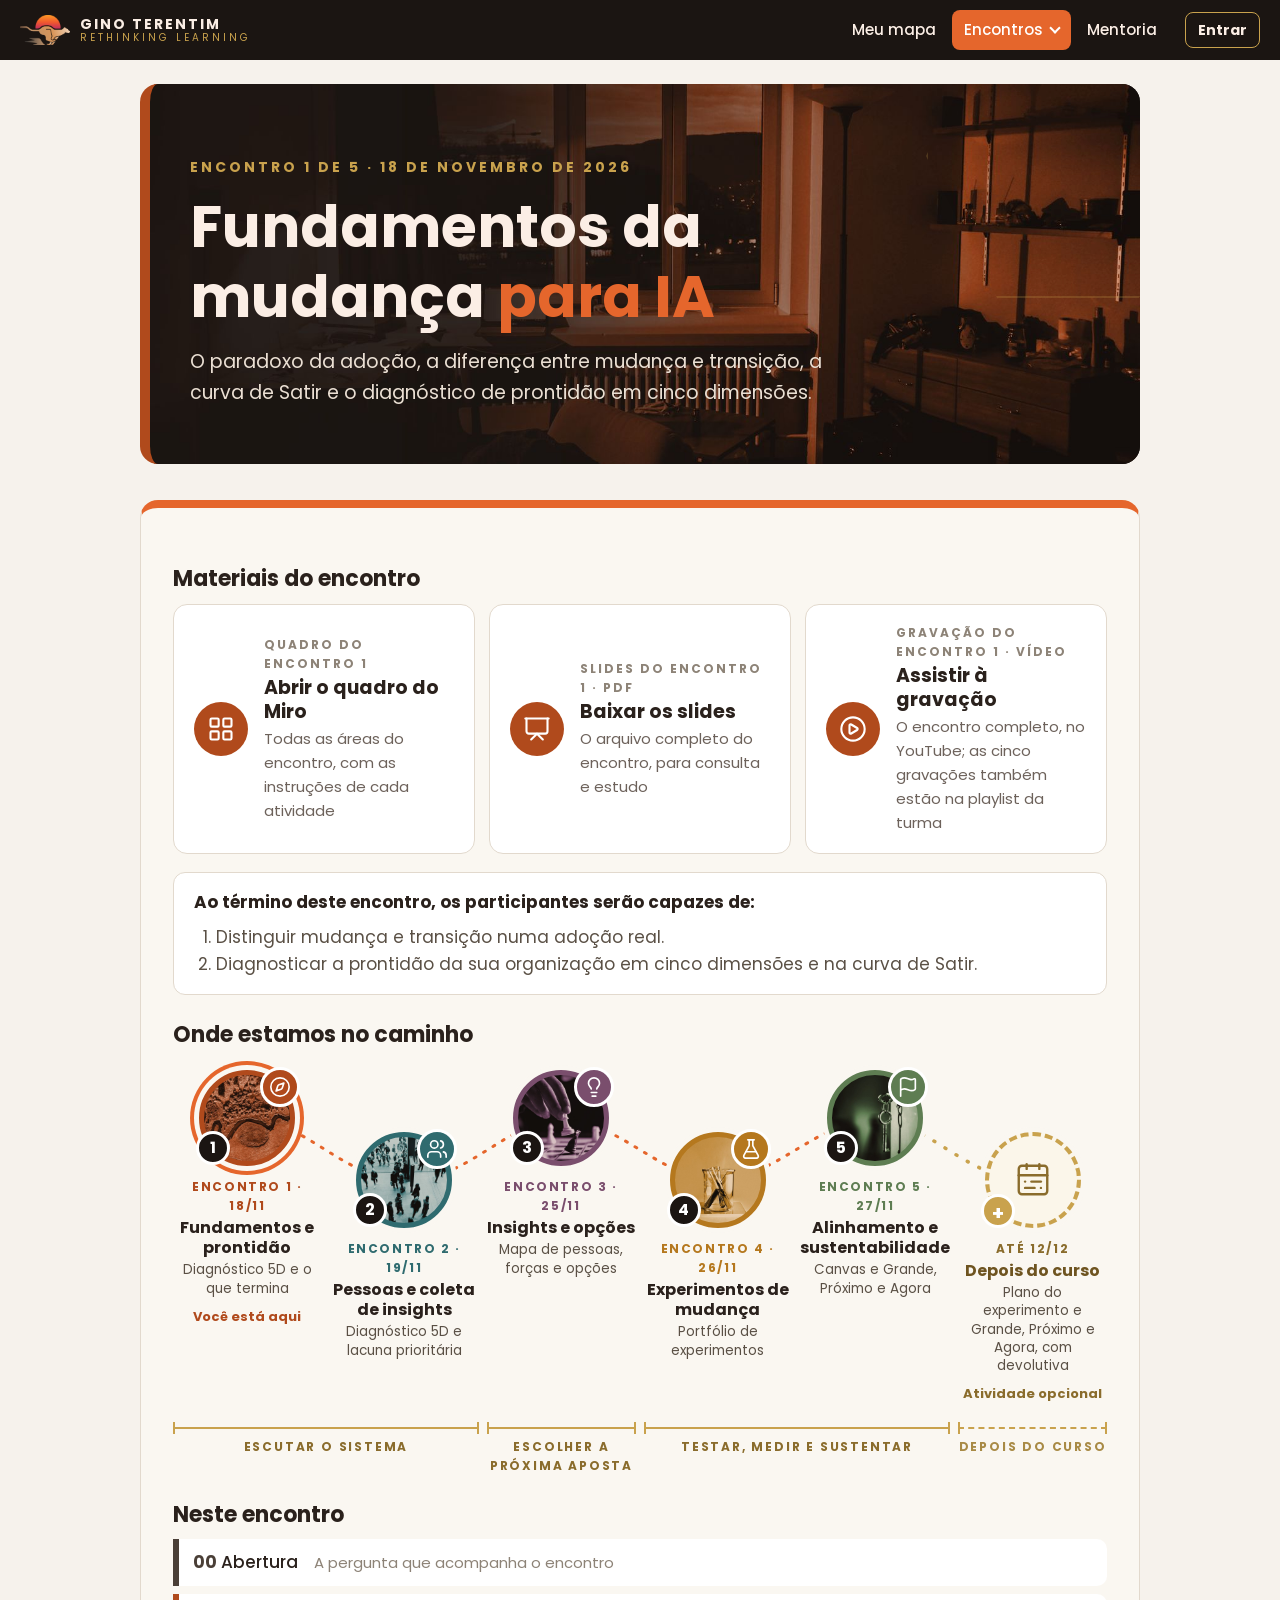
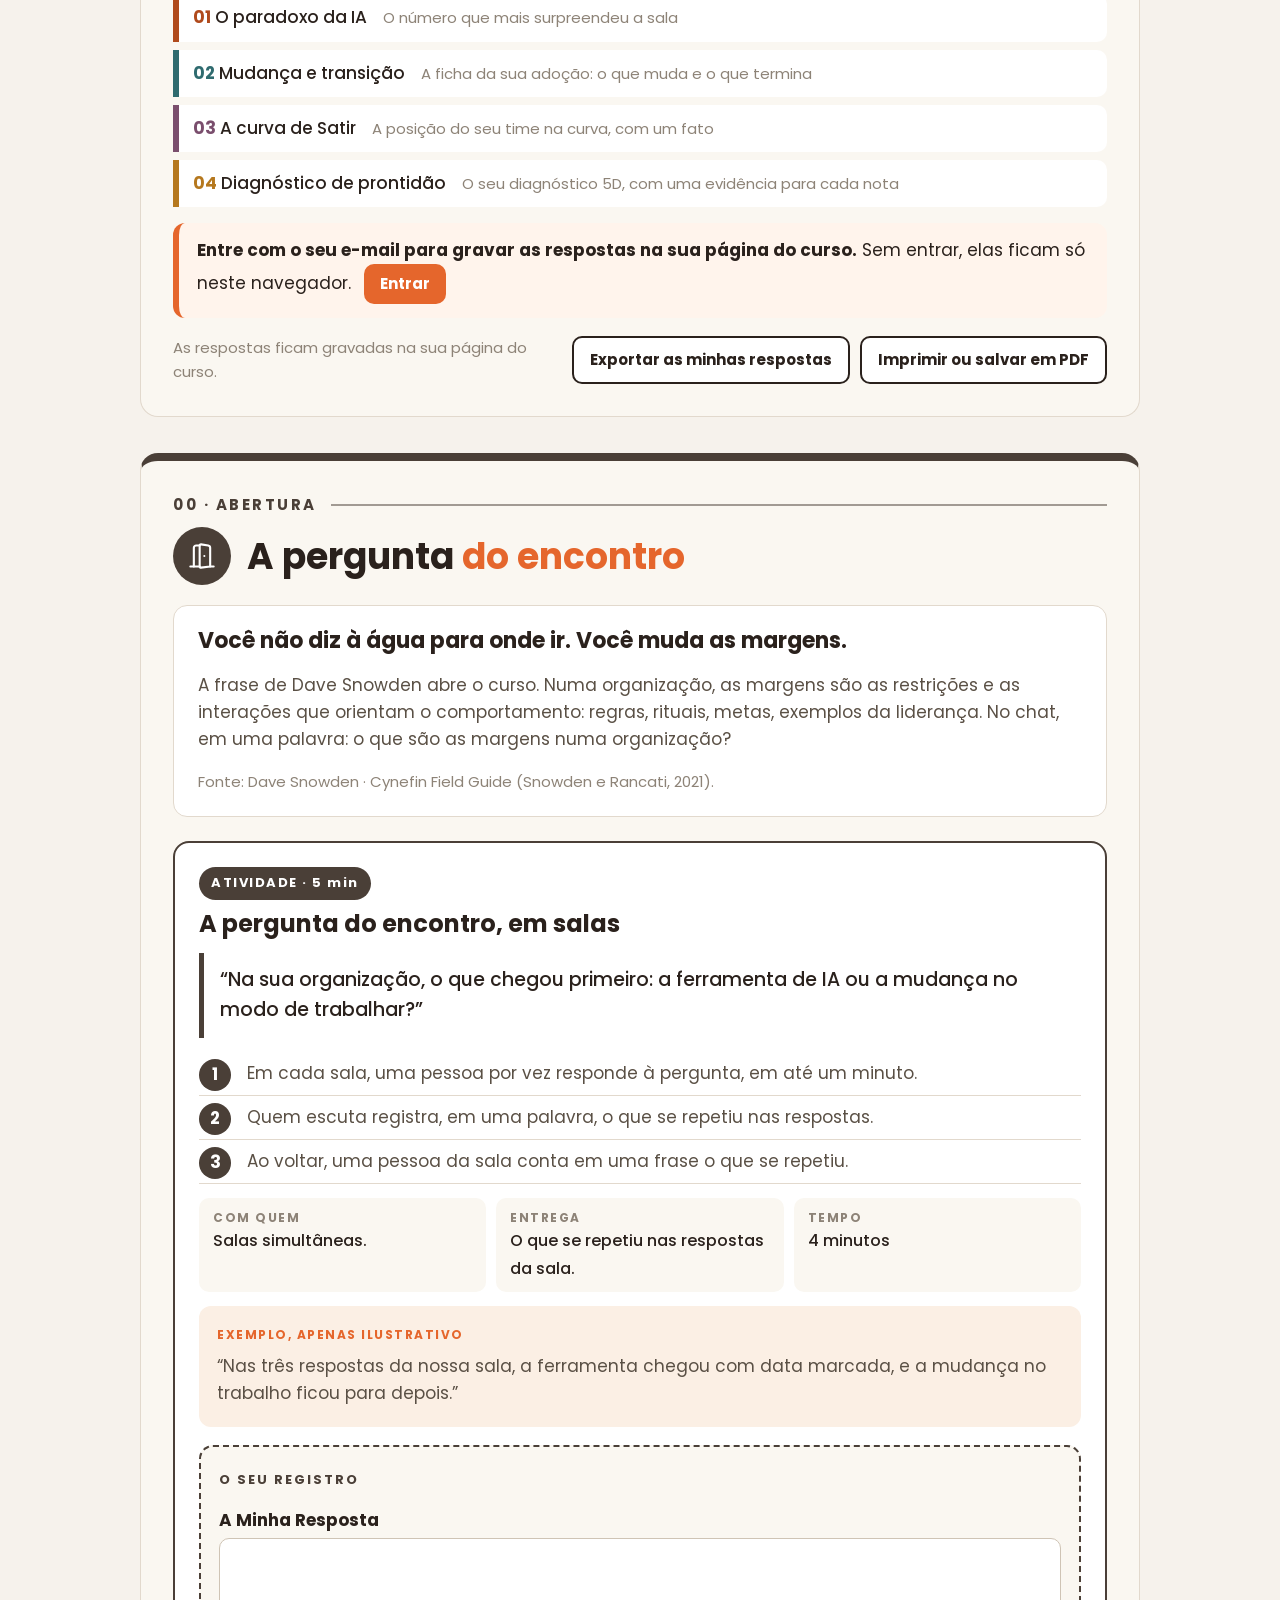
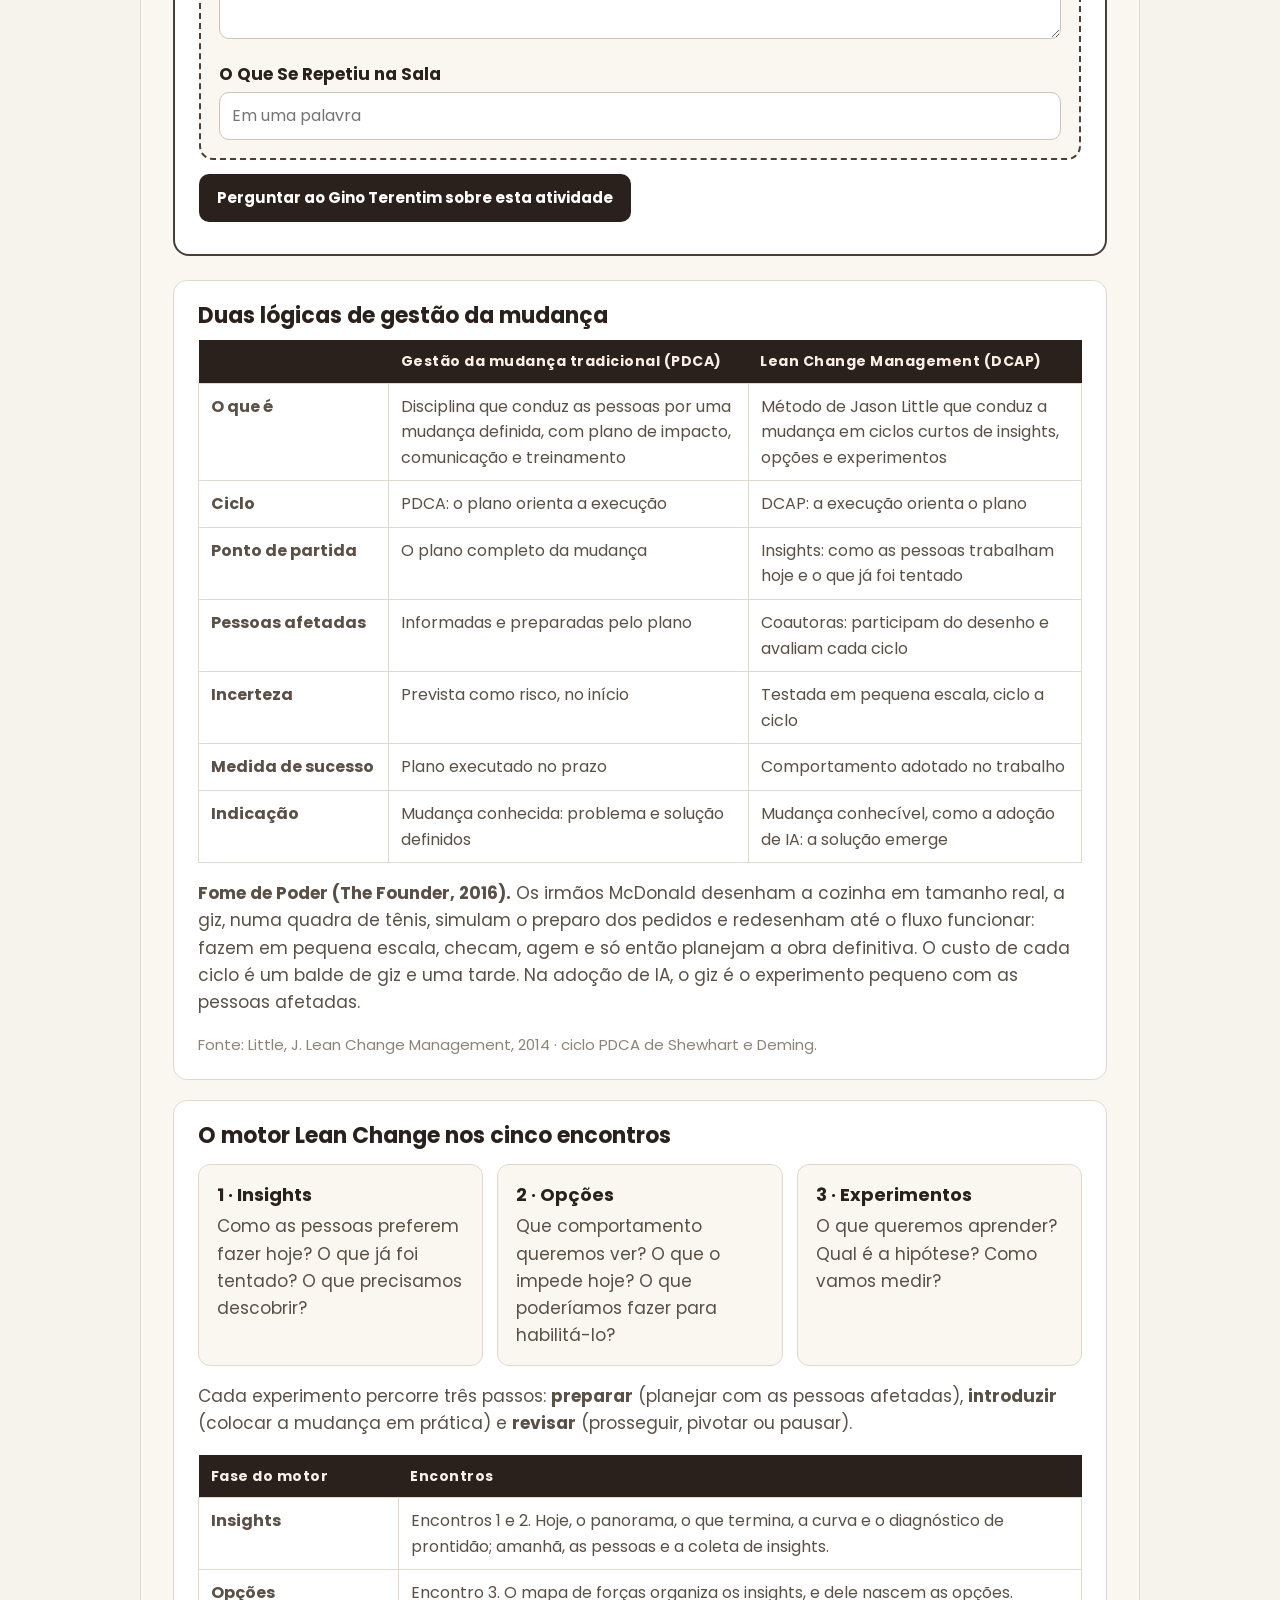
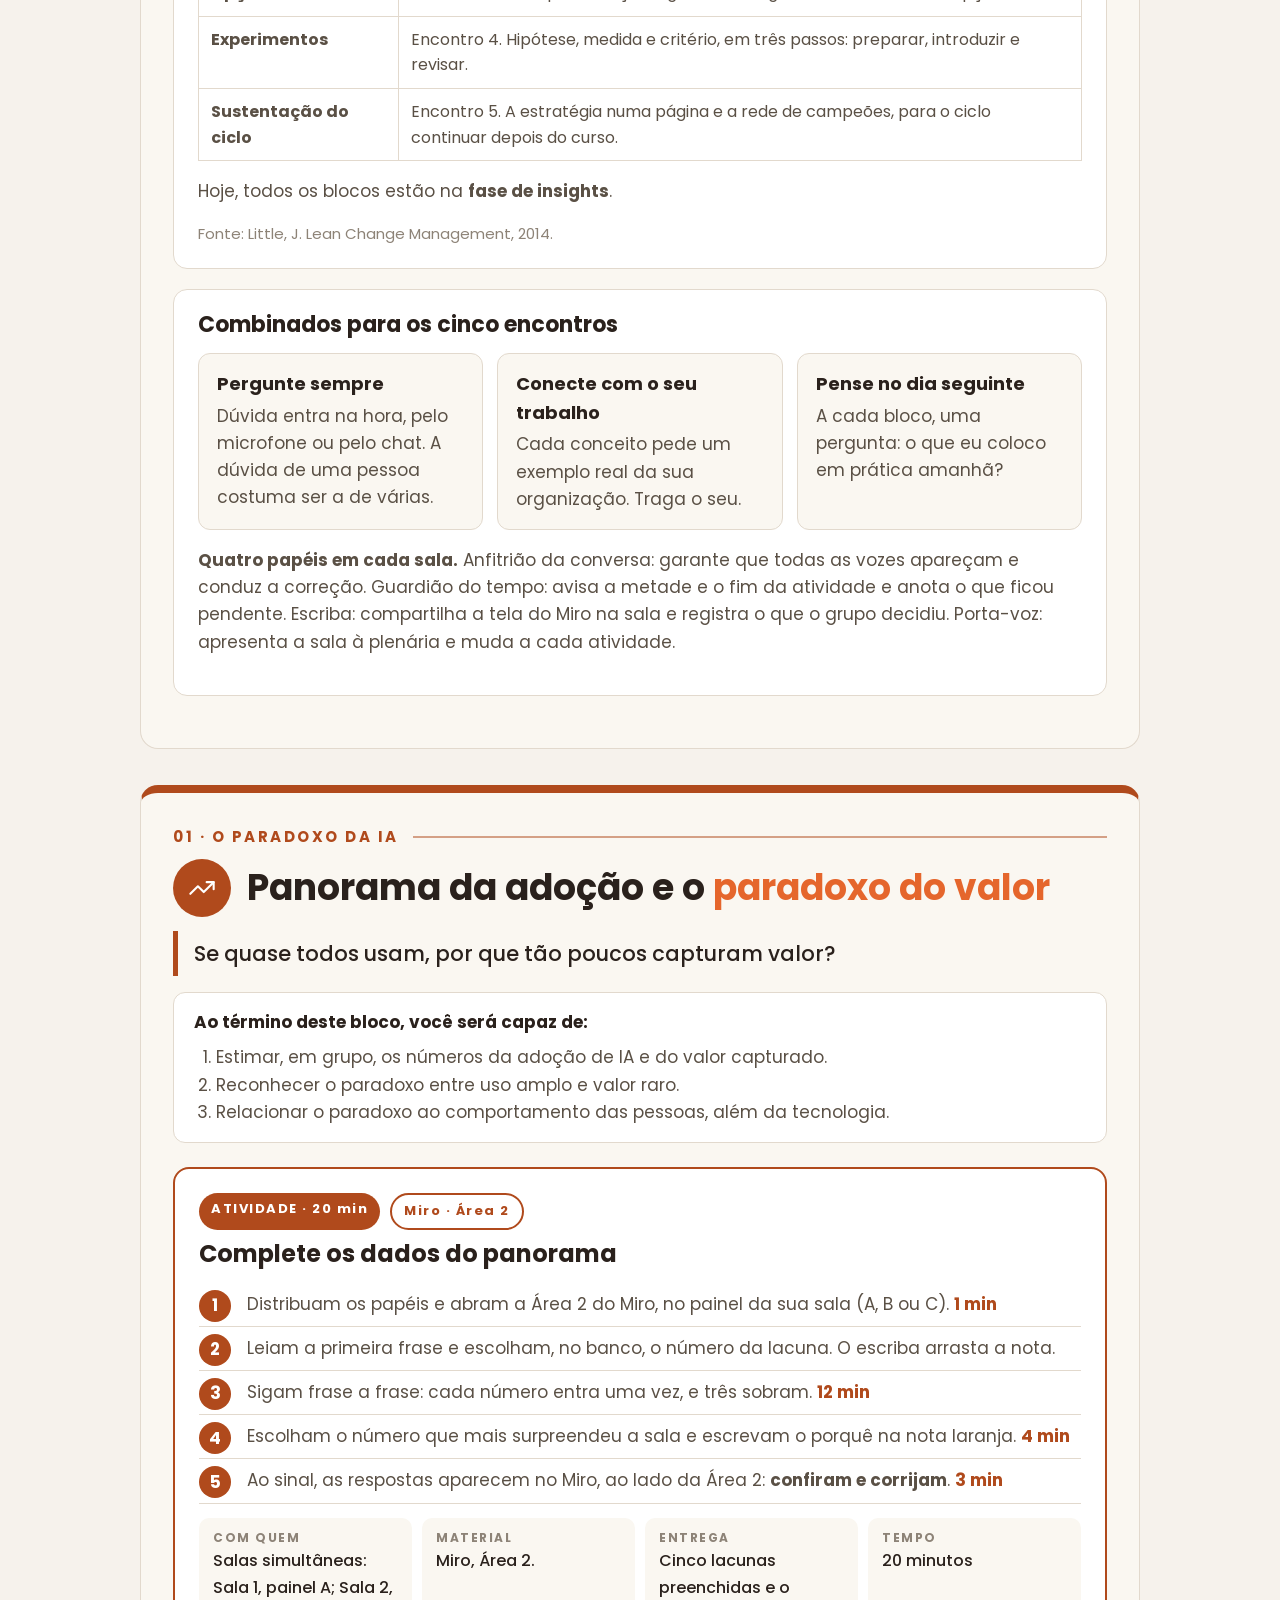
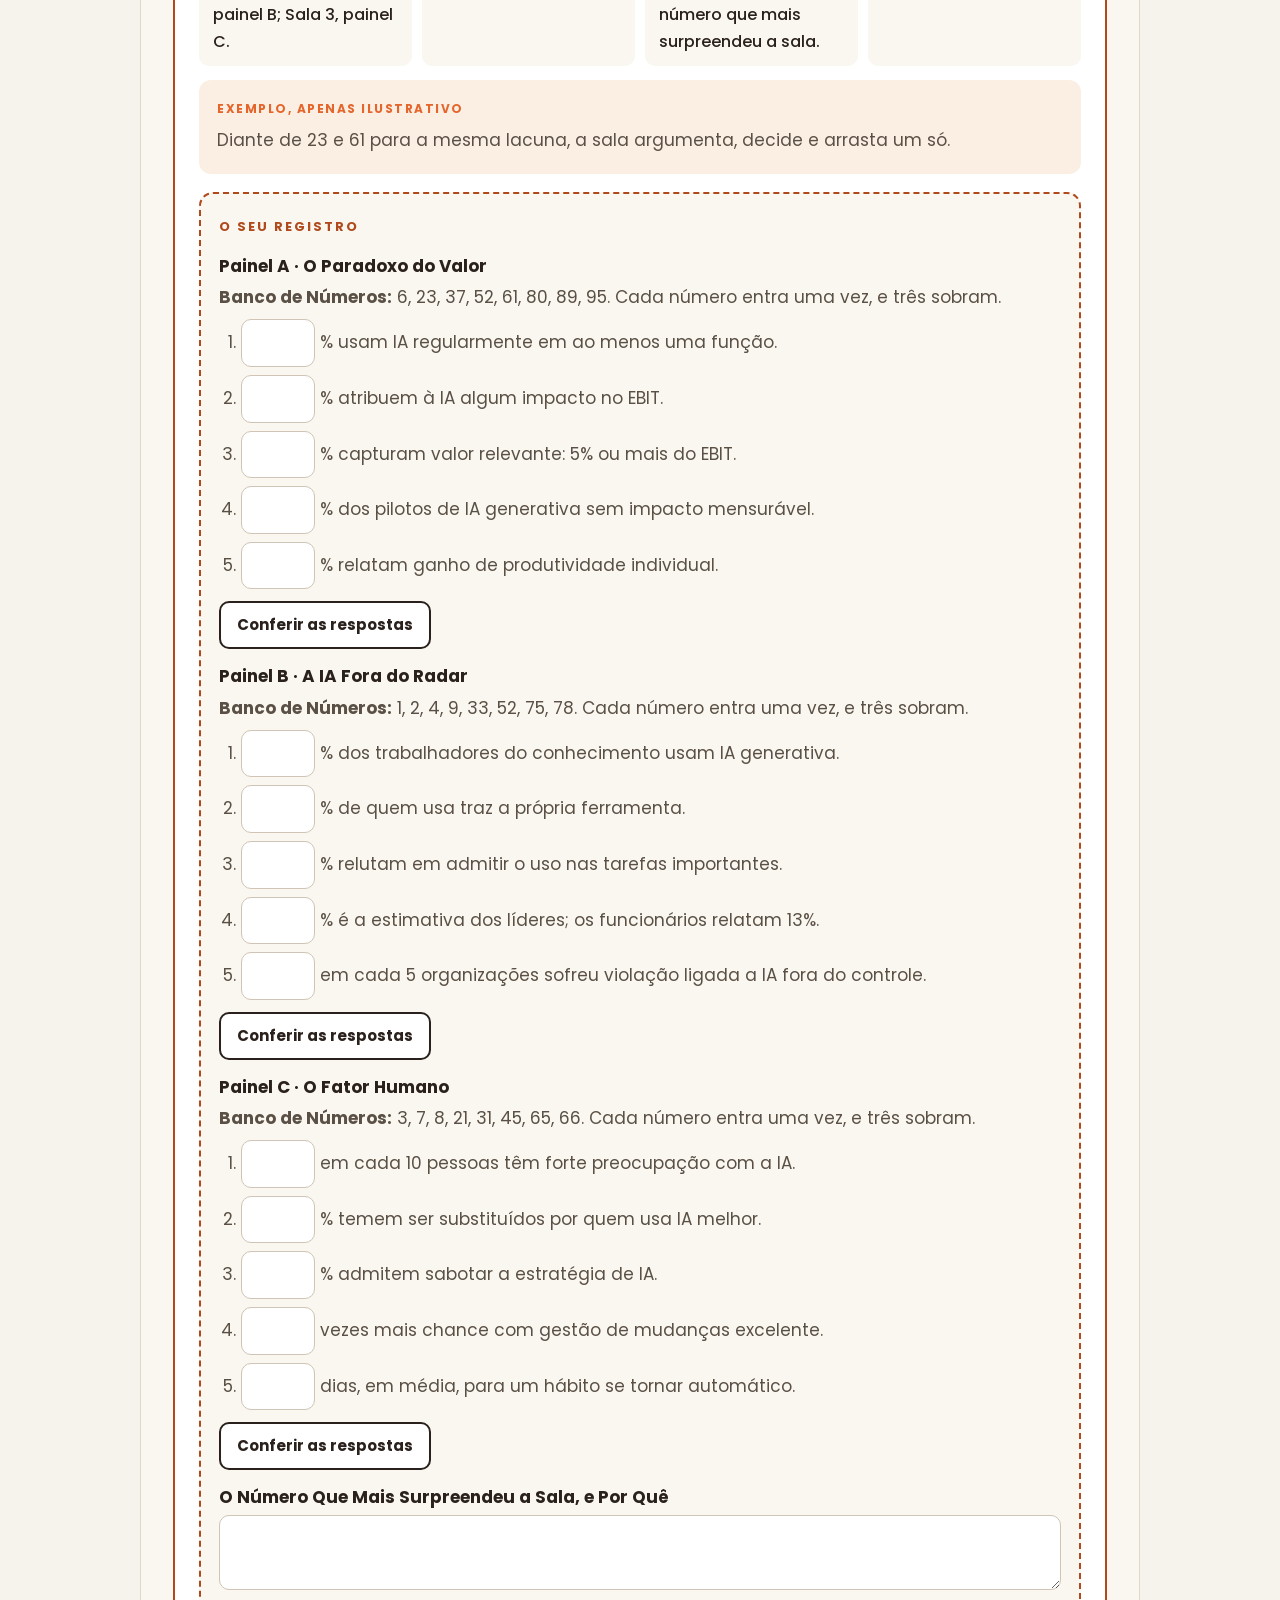
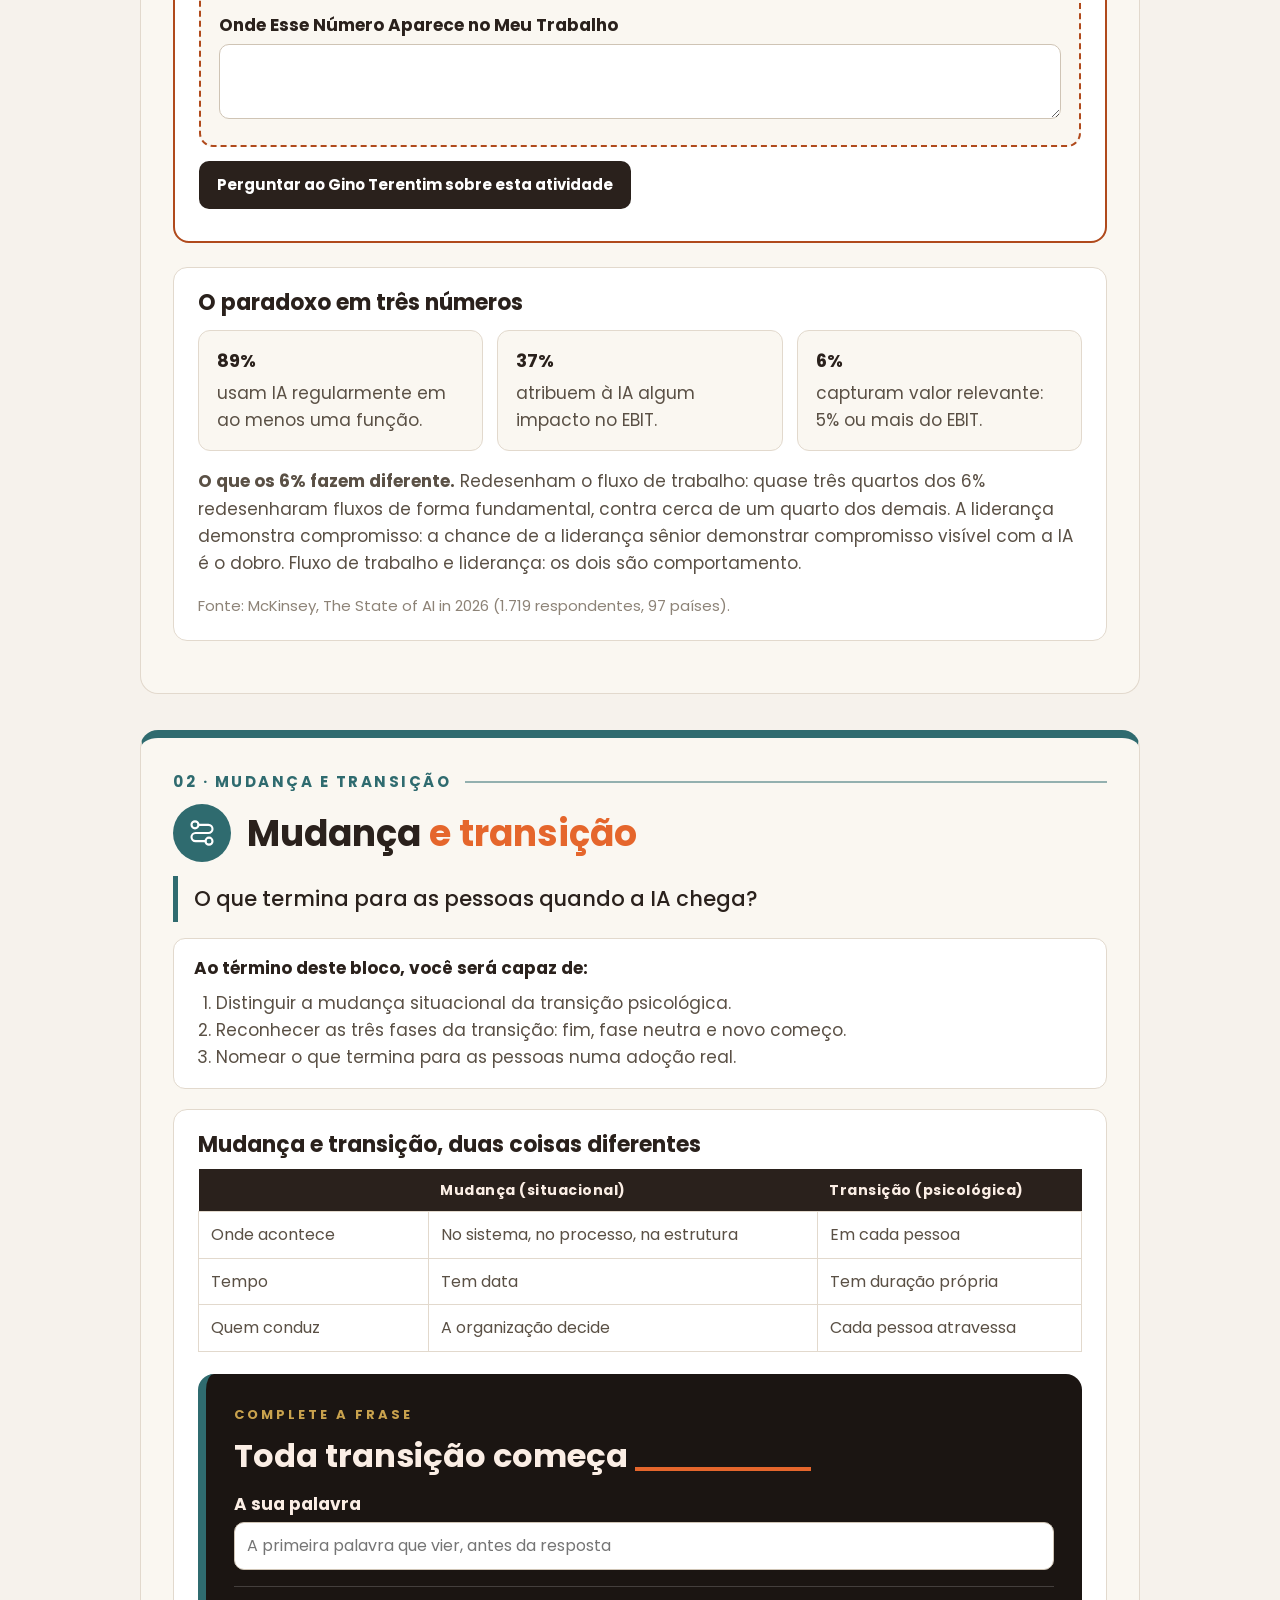
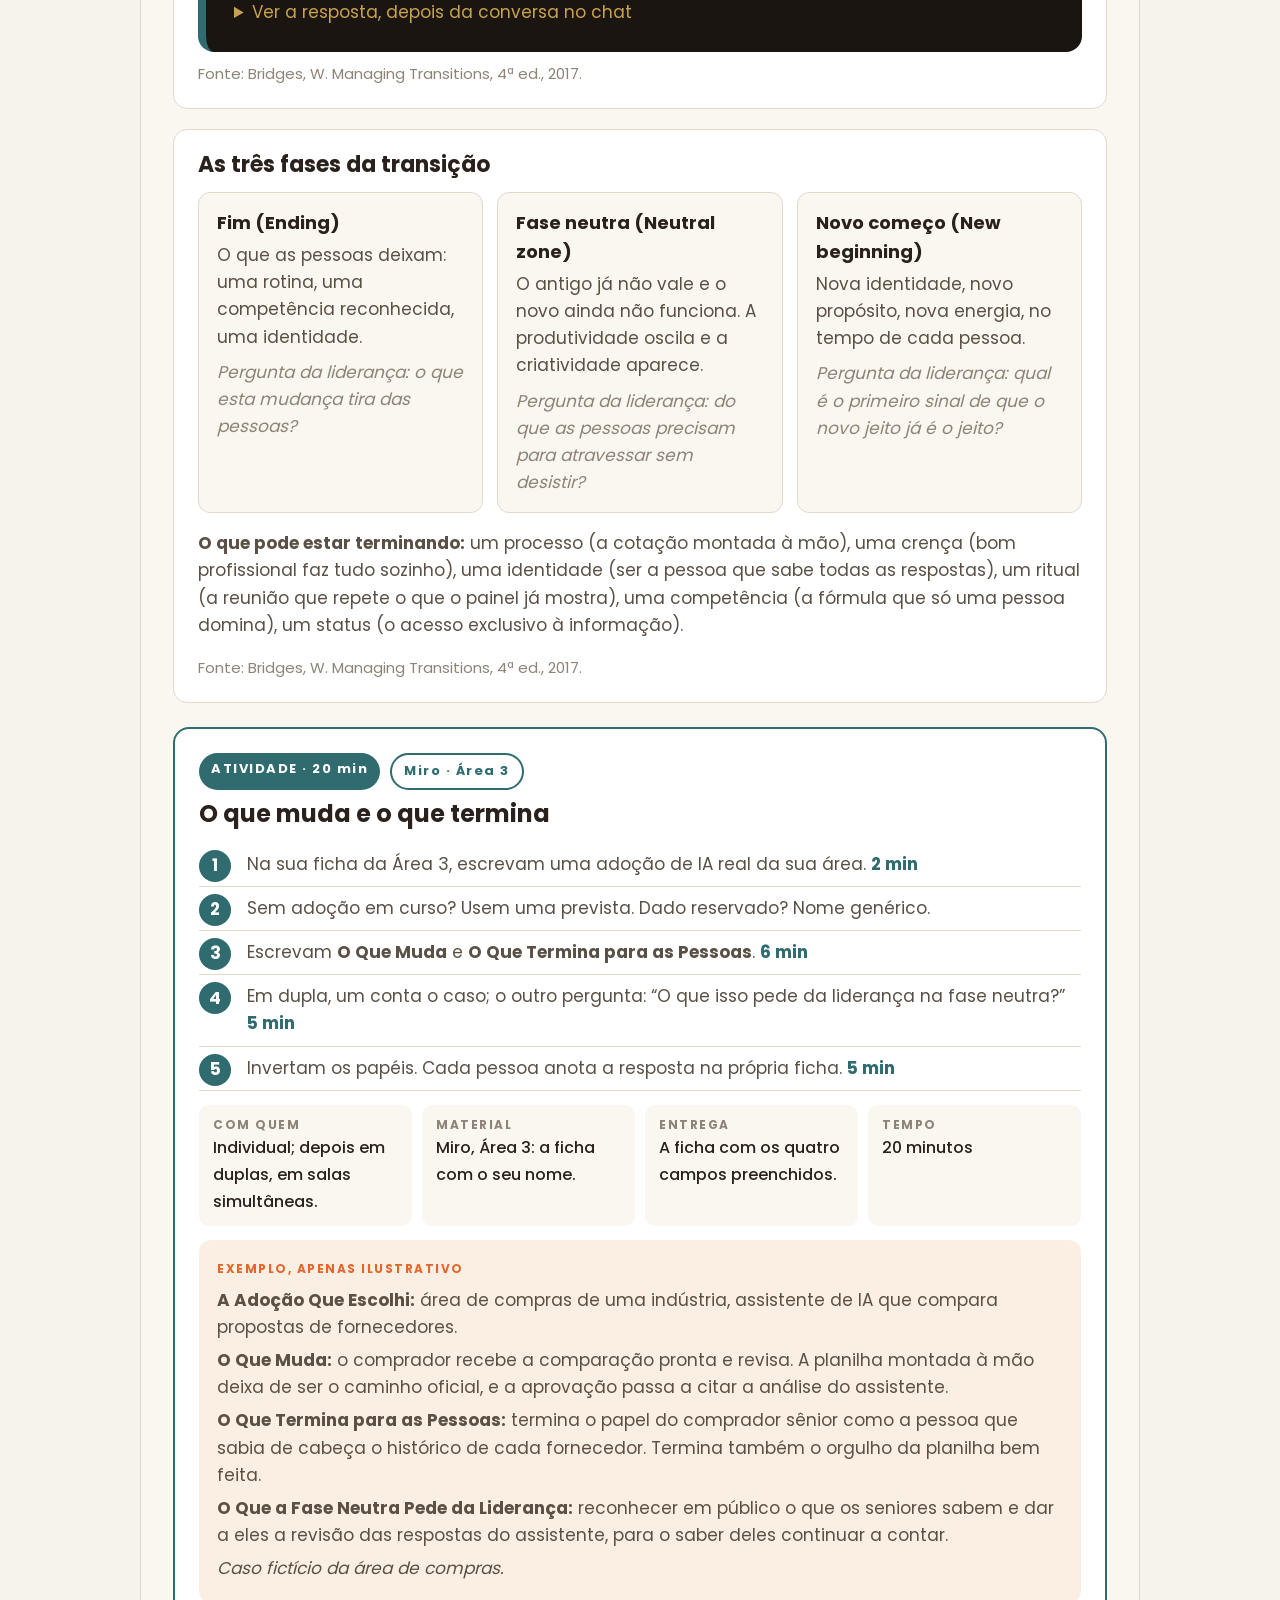
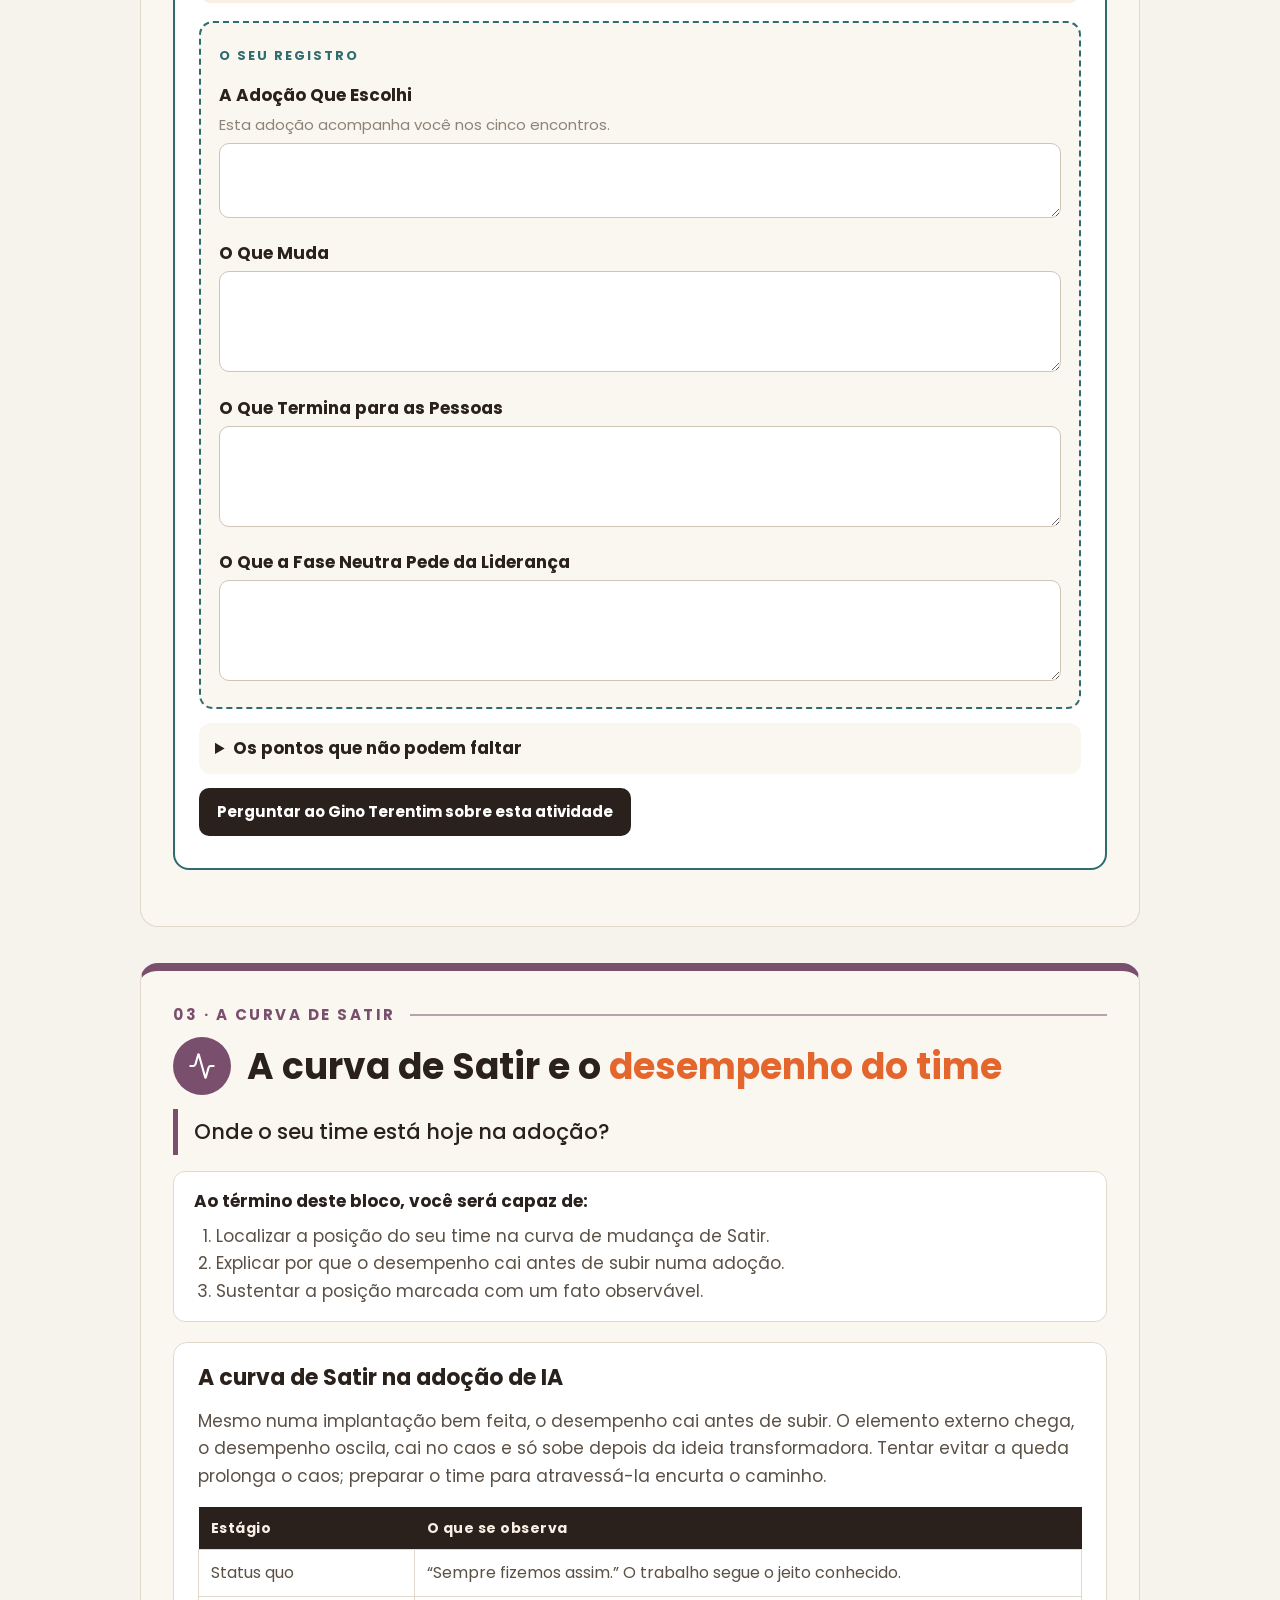
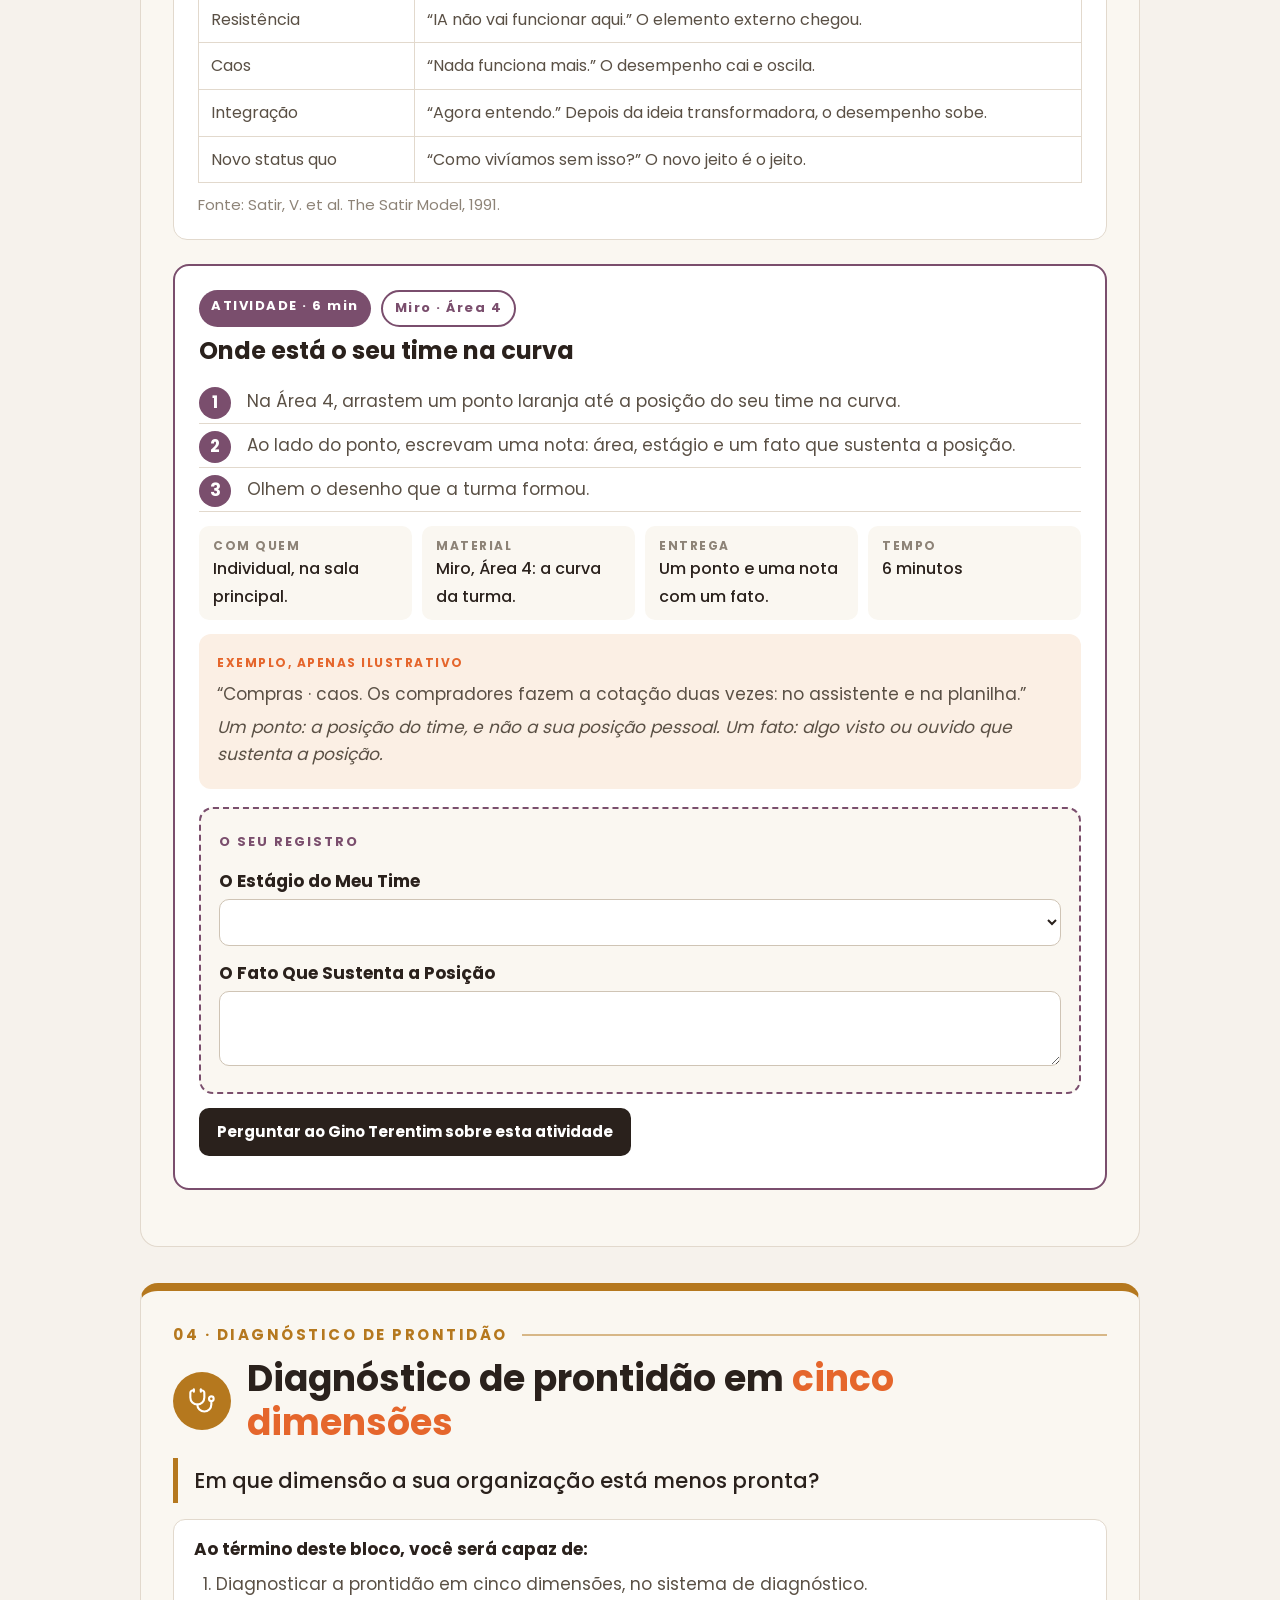
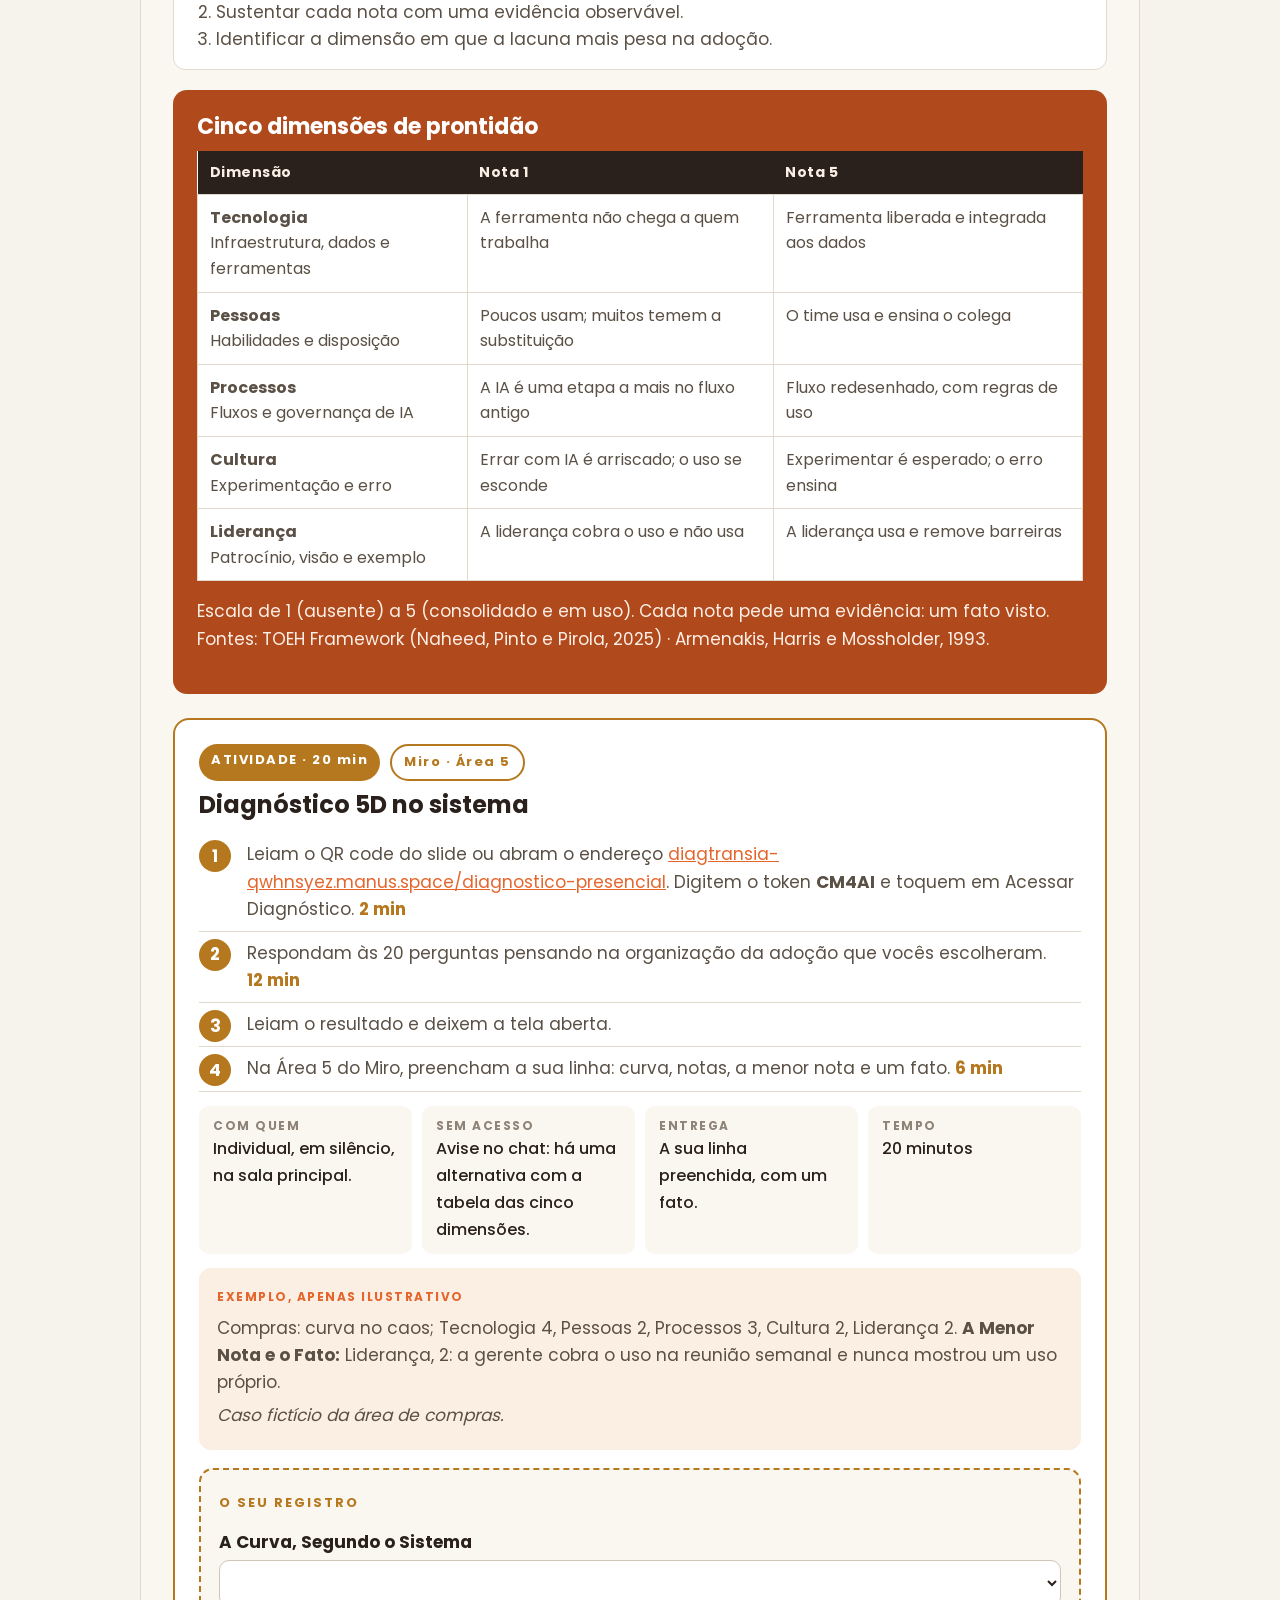
<file: docs/e1.html>
<!doctype html>
<html lang="pt-BR"><head><meta charset="utf-8"><meta name="viewport" content="width=device-width,initial-scale=1">
<title>CM4AI · Workbook · Encontro 1</title><meta name="robots" content="noindex">
<style>@font-face{font-family:Poppins;font-weight:400;src:url(fonts/Poppins-Regular.ttf) format('truetype');font-display:swap}@font-face{font-family:Poppins;font-weight:500;src:url(fonts/Poppins-Medium.ttf) format('truetype');font-display:swap}@font-face{font-family:Poppins;font-weight:700;src:url(fonts/Poppins-Bold.ttf) format('truetype');font-display:swap}:root{--lar:#E5662C;--tinta:#2A211C;--corpo:#5A5045;--linha:#E2D9CD;--fraco:#8D8377;--claro:#F6F2EC;--papel:#FAF7F1;--escuro:#1B1512;--ouro:#C9A24D;--tom:#E5662C}
*{box-sizing:border-box}
html{scroll-behavior:smooth}
body{margin:0;font-family:Poppins,system-ui,sans-serif;font-size:17px;line-height:1.6;color:var(--corpo);background:var(--claro)}
a{color:var(--lar)}
h1,h2,h3{color:var(--tinta);line-height:1.2;margin:0 0 .5em}
h1 em,h2 em{font-style:normal;color:var(--lar)}
main{max-width:1040px;margin:0 auto;padding:0 20px 40px}
.topo{position:sticky;top:0;z-index:20;display:flex;align-items:center;gap:16px;flex-wrap:wrap;padding:10px 20px;background:var(--escuro);color:#FBEEE5}
.marca{display:flex;align-items:center;gap:10px;text-decoration:none;color:#FBEEE5}
.marca img{height:30px;width:auto}
.marca span{display:flex;flex-direction:column;line-height:1.15}
.marca b{font-size:14px;letter-spacing:2px}
.marca i{font-style:normal;font-size:10px;letter-spacing:3px;color:var(--ouro)}
.nav{margin-left:auto;display:flex;gap:4px;flex-wrap:wrap}
.nav a{color:#FBEEE5;text-decoration:none;font-size:15px;font-weight:500;padding:8px 12px;border-radius:8px}
.nav a:hover,.nav a.ativo{background:var(--lar);color:#fff}
.selo-prof{margin-left:auto;background:var(--lar);color:#fff;font-weight:700;font-size:13px;letter-spacing:2px;padding:6px 12px;border-radius:6px}
.capa{margin:24px 0 0;padding:56px 40px;border-radius:18px;background:var(--escuro);color:#EADFD3;position:relative;overflow:hidden;border-left:10px solid var(--tom)}
.capa:after{content:"";position:absolute;right:-70px;top:-70px;width:280px;height:280px;border:2px solid var(--ouro);opacity:.35;clip-path:polygon(25% 0,75% 0,100% 50%,75% 100%,25% 100%,0 50%);background:transparent;outline:2px solid var(--ouro)}
.capa__k{font-size:14px;font-weight:700;letter-spacing:3px;color:var(--ouro);margin:0 0 14px}
.capa h1{color:#FBEEE5;font-size:clamp(34px,6vw,58px);margin:0 0 16px}
.capa__l{font-size:19px;max-width:720px;margin:0}
.bloco{margin:36px 0 0;padding:32px;background:var(--papel);border:1px solid var(--linha);border-radius:18px;border-top:8px solid var(--tom)}
.bloco--abre{border-top-color:var(--lar)}
.eyebrow{display:flex;align-items:center;gap:14px;color:var(--tom);font-weight:700;font-size:15px;letter-spacing:2.5px;margin-bottom:10px}
.eyebrow i{flex:1;height:2px;background:var(--tom);opacity:.5}
.bloco h2{font-size:clamp(26px,4vw,36px)}
.bloco h3{font-size:22px;margin-top:1.2em}
.pergunta{font-size:21px;font-weight:500;color:var(--tinta);border-left:5px solid var(--tom);padding:6px 0 6px 16px;margin:14px 0}
.pergunta--at{font-size:19px;background:#fff;border-radius:0 10px 10px 0;padding:12px 16px}
.capaz{background:#fff;border:1px solid var(--linha);border-radius:12px;padding:16px 20px;margin:16px 0}
.capaz b{color:var(--tinta)}
.capaz ol{margin:8px 0 0;padding-left:22px}
.conceito{background:#fff;border:1px solid var(--linha);border-radius:14px;padding:22px 24px;margin:20px 0}
.conceito h3{margin-top:0}
.fonte{font-size:15px;color:var(--fraco);margin:10px 0 0}
.regua{background:#B04A1C;color:#FDEFE6;border-radius:14px;padding:24px;margin:20px 0}
.regua h3{color:#fff;margin-top:0}
.regua__q{font-size:22px;font-weight:700;color:#fff}
.regua .cards3>div{background:rgba(255,255,255,.12);border:0;color:#FDEFE6}
.regua .cards3 b{color:#fff}
.regua .tabela--ler{background:#fff;color:var(--corpo)}
.cards3{display:grid;grid-template-columns:repeat(auto-fit,minmax(230px,1fr));gap:14px;margin:14px 0}
.cards3>div{background:var(--papel);border:1px solid var(--linha);border-radius:12px;padding:16px 18px}
.cards3 b{display:block;color:var(--tinta);font-size:18px;margin-bottom:4px}
.cards3 p{margin:0}
.cards3 i{display:block;margin-top:8px;color:var(--fraco)}
.cards2{display:grid;grid-template-columns:repeat(auto-fit,minmax(260px,1fr));gap:16px;margin:24px 0 8px}
.cartao{display:flex;flex-direction:column;gap:6px;padding:22px;border-radius:14px;background:var(--tom);color:#fff;text-decoration:none}
.cartao span{font-size:13px;font-weight:700;letter-spacing:2px;opacity:.85}
.cartao b{font-size:22px;line-height:1.2}
.cartao i{font-style:normal;opacity:.9}
.nota-pe{color:var(--fraco);font-size:15px}
.caminho{display:grid;grid-template-columns:repeat(5,1fr);gap:10px;margin:16px 0}
.caminho__p{display:flex;flex-direction:column;align-items:center;text-align:center;gap:4px;padding:14px 8px;border-radius:12px;background:#fff;border:2px solid var(--linha);text-decoration:none;color:var(--corpo)}
.caminho__g{font-size:11px;font-weight:700;letter-spacing:1.5px;color:var(--fraco);text-transform:uppercase;min-height:34px}
.caminho__n{width:52px;height:52px;border-radius:50%;display:grid;place-items:center;font-weight:700;font-size:22px;color:var(--tom);border:3px solid var(--tom);background:var(--claro)}
.caminho__p b{color:var(--tinta);font-size:15px;line-height:1.25}
.caminho__p small{font-size:13px}
.caminho__p em{font-style:normal;font-size:13px;font-weight:500;color:var(--tom)}
.caminho__p.feito .caminho__n,.caminho__p.aqui .caminho__n{background:var(--tom);color:#fff}
.caminho__p.aqui{border-color:var(--lar);box-shadow:0 0 0 3px rgba(229,102,44,.25)}
.indice{list-style:none;padding:0;margin:10px 0;display:grid;gap:8px}
.indice li{display:flex;flex-wrap:wrap;gap:6px 16px;align-items:baseline;background:#fff;border-left:6px solid var(--tom);border-radius:0 10px 10px 0;padding:10px 14px}
.indice a{color:var(--tinta);text-decoration:none;font-weight:500}
.indice a b{color:var(--tom)}
.indice span{color:var(--fraco);font-size:15px}
.atividade{background:#fff;border:2px solid var(--tom);border-radius:16px;padding:24px;margin:24px 0}
.atividade__cab{display:flex;gap:10px;flex-wrap:wrap;margin-bottom:10px}
.selo{display:inline-block;background:var(--tom);color:#fff;font-weight:700;font-size:13px;letter-spacing:1.5px;padding:6px 12px;border-radius:999px;text-decoration:none}
.selo--miro{background:#fff;color:var(--tom);border:2px solid var(--tom)}
.selo--mentor{background:#FBEFE4;color:#B04A1C;border:2px solid #E5662C}
.atividade h3{margin-top:4px;font-size:24px}
.passos{padding-left:0;list-style:none;counter-reset:p;margin:14px 0}
.passos li{counter-increment:p;position:relative;padding:8px 0 8px 48px;border-bottom:1px solid var(--linha)}
.passos li:before{content:counter(p);position:absolute;left:0;top:7px;width:32px;height:32px;border-radius:50%;background:var(--tom);color:#fff;font-weight:700;display:grid;place-items:center}
.passos li i{font-style:normal;font-weight:700;color:var(--tom);white-space:nowrap}
.meta{display:grid;grid-template-columns:repeat(auto-fit,minmax(200px,1fr));gap:10px;margin:14px 0}
.meta div{background:var(--papel);border-radius:10px;padding:10px 14px}
.meta span{display:block;font-size:12px;font-weight:700;letter-spacing:1.5px;text-transform:uppercase;color:var(--fraco)}
.meta b{font-weight:500;color:var(--tinta);font-size:16px}
.exemplo{background:#FBEFE4;border-radius:12px;padding:14px 18px;margin:14px 0}
.exemplo>span{font-size:12px;font-weight:700;letter-spacing:1.5px;color:var(--lar)}
.exemplo p{margin:6px 0}
.registro{border:2px dashed var(--tom);border-radius:14px;padding:18px;margin:18px 0 6px;background:var(--papel)}
.registro__t{font-size:13px;font-weight:700;letter-spacing:2px;color:var(--tom)}
.campo{margin:14px 0 0}
.campo label{display:block;color:var(--tinta);margin-bottom:4px}
.dica{margin:0 0 6px;font-size:15px;color:var(--fraco)}
textarea,input[type=text],select{width:100%;font:inherit;font-size:16px;color:var(--tinta);background:#fff;border:1.5px solid #CFC4B5;border-radius:10px;padding:10px 12px}
textarea{resize:vertical;min-height:52px}
textarea:focus,input:focus,select:focus{outline:3px solid rgba(229,102,44,.35);border-color:var(--lar)}
.espelho__v{background:#fff;border:1.5px solid var(--linha);border-radius:10px;padding:10px 12px;color:var(--tinta);white-space:pre-wrap}
.notas{display:grid;grid-template-columns:repeat(auto-fit,minmax(130px,1fr));gap:10px}
.banco{margin:4px 0 8px}
.lacunas,.associar{padding-left:22px;margin:8px 0 12px}
.lacunas li,.associar li{margin:8px 0}
.lacuna{width:74px!important;display:inline-block;text-align:center;font-weight:700}
.associar li{display:grid;grid-template-columns:1fr minmax(200px,260px);gap:12px;align-items:center}
.certo{border-color:#3F7D4E!important;background:#E9F4EA!important}
.errado{border-color:#B8432F!important;background:#FBE9E5!important}
.tabela-w{overflow-x:auto;margin:10px 0}
.tabela{width:100%;border-collapse:collapse;font-size:16px}
.tabela th{background:var(--tinta);color:#FBEEE5;text-align:left;padding:10px 12px;font-size:14px;letter-spacing:.5px}
.tabela td{border:1px solid var(--linha);padding:8px 10px;vertical-align:top;background:#fff;min-width:190px}
.tabela--ler td{padding:10px 12px}
.tabela td textarea,.tabela td select{border-color:var(--linha)}
.mapa{position:relative;margin:16px 0 0;height:480px;background:#fff;border:1.5px solid var(--linha);border-radius:12px;overflow:hidden}
.mapa:before{content:"";position:absolute;left:50%;top:0;bottom:0;border-left:2px dashed var(--linha)}
.mapa:after{content:"";position:absolute;top:50%;left:0;right:0;border-top:2px dashed var(--linha)}
.mapa__q{position:absolute;font-size:12px;font-weight:700;letter-spacing:1px;color:var(--fraco);text-transform:uppercase;padding:8px 10px;z-index:1}
.mapa__n{position:absolute;z-index:2;max-width:42%;font-size:14px;line-height:1.25;font-weight:500;color:var(--tinta);padding:6px 9px;border-radius:6px;box-shadow:0 1px 0 rgba(0,0,0,.15)}
.pontos{margin:14px 0 0;background:var(--papel);border-radius:12px;padding:12px 16px}
.pontos summary{cursor:pointer;font-weight:700;color:var(--tinta)}
.btn{display:inline-block;font:inherit;font-size:15px;font-weight:700;border-radius:10px;padding:10px 16px;cursor:pointer;text-decoration:none;border:2px solid transparent}
.btn--sec{background:#fff;color:var(--tinta);border-color:var(--tinta)}
.btn--mentor{background:var(--tinta);color:#fff}
.mentor{margin:14px 0 0}
.barra{display:flex;flex-wrap:wrap;gap:10px;align-items:center;margin:18px 0 0}
.barra__s{flex:1;min-width:220px;color:var(--fraco);font-size:15px}
.prof{margin:16px 0 0;background:#2A211C;color:#EADFD3;border-radius:12px;padding:16px 20px}
.prof>span{font-size:12px;font-weight:700;letter-spacing:2px;color:var(--ouro)}
.prof__resp{background:rgba(255,255,255,.08);border-radius:10px;padding:10px 14px;margin-top:10px}
.prof__resp b{color:#fff;display:block}
.rodape{max-width:1040px;margin:0 auto;padding:20px;display:flex;justify-content:space-between;gap:12px;flex-wrap:wrap;font-size:14px;color:var(--fraco);border-top:1px solid var(--linha)}
.rodape span:last-child{color:var(--lar);font-weight:700}
@media(max-width:760px){
 body{font-size:16px}.bloco{padding:20px}.capa{padding:36px 22px}
 .caminho{grid-template-columns:1fr 1fr}.caminho__g{min-height:0}
 .associar li{grid-template-columns:1fr}
 .tabela[data-tabela] thead{display:none}
 .tabela[data-tabela] tr{display:block;margin-bottom:14px;border:1px solid var(--linha);border-radius:10px;overflow:hidden}
 .tabela[data-tabela] td{display:block;border:0;border-bottom:1px solid var(--linha)}
 .tabela[data-tabela] td:before{content:attr(data-th);display:block;font-size:12px;font-weight:700;letter-spacing:1px;color:var(--fraco);text-transform:uppercase;margin-bottom:4px}
 .mapa{height:420px}
}
@media print{
 .topo,.barra,.mentor,.btn{display:none!important}
 body{background:#fff;font-size:12pt}.bloco,.atividade,.conceito{break-inside:avoid-page;box-shadow:none}
 .bloco{break-inside:auto}.capa{background:#fff;color:#000;border:2px solid #000}.capa h1{color:#000}.capa__k{color:#000}
 textarea,input,select{border:1px solid #999}
 details.pontos{display:block}
}

/* ===== camada 2026-11 · mapa de navegação, conta e capas com foto ===== */
.btn{background:var(--lar);color:#fff}
.btn--sec{background:#fff;color:var(--tinta);border-color:var(--tinta)}
.btn--mentor{background:var(--tinta);color:#fff}
.btn--grande{font-size:17px;padding:14px 22px;margin-top:18px;width:100%}
.btn:hover{filter:brightness(1.06)}
.disco{flex:none;display:inline-grid;place-items:center;width:54px;height:54px;border-radius:50%;background:var(--tom)}
.disco svg{display:block}
.capa--foto{background-color:var(--escuro);background-image:var(--foto,none);background-position:right center;background-size:cover;background-repeat:no-repeat;min-height:380px;display:flex;flex-direction:column;justify-content:flex-end}
.capa--foto .capa__l,.capa--foto h1,.capa--foto .capa__k{max-width:640px;position:relative;z-index:1}
.capa--foto:after{opacity:.22}
.conta{display:flex;align-items:center;gap:10px;font-size:14px;color:#FBEEE5}
.conta a{color:#FBEEE5;font-weight:700;text-decoration:none;border:1.5px solid var(--ouro);padding:6px 12px;border-radius:8px}
.conta span{font-weight:700}
.conta__sair{font:inherit;font-size:13px;background:transparent;color:var(--ouro);border:1.5px solid var(--ouro);border-radius:8px;padding:5px 10px;cursor:pointer}
.aviso-conta{margin:16px 0 0;padding:14px 18px;border-radius:12px;background:#FFF4EC;border-left:6px solid var(--lar);color:var(--tinta)}
.aviso-conta .btn{margin-left:8px;padding:6px 14px}
.barra__s--ok{color:#4B6A41;font-weight:500}
.barra__s--ok:before{content:"";display:inline-block;width:9px;height:9px;border-radius:50%;background:#5E7D52;margin-right:8px;vertical-align:1px}
/* entrada */
.entrada{margin:28px 0 0;display:grid;grid-template-columns:minmax(0,1.05fr) minmax(0,1fr);gap:28px;align-items:start}
.entrada[hidden]{display:none}
.entrada__f{padding:32px;background:var(--papel);border:1px solid var(--linha);border-top:8px solid var(--lar);border-radius:18px}
.entrada__f h2{font-size:clamp(26px,4vw,34px)}
.entrada__f label{display:block;margin:16px 0 6px;color:var(--tinta)}
.entrada__f input{font-size:18px;padding:12px 14px}
.entrada__f input[name=codigo]{letter-spacing:10px;max-width:200px}
.entrada__aviso{min-height:1.6em;margin:12px 0 0;color:var(--corpo);font-weight:500}
.entrada__aviso--erro{color:#A33B12}
.entrada__passos{list-style:none;margin:0;padding:12px 0 0;display:flex;flex-direction:column;gap:22px;position:relative}
.entrada__passos:before{content:"";position:absolute;left:26px;top:40px;bottom:40px;border-left:2.5px dashed var(--ouro)}
.entrada__passos li{display:flex;gap:18px;align-items:flex-start;position:relative}
.entrada__passos b{display:block;color:var(--tinta);font-size:19px;margin-top:6px}
.entrada__passos p{margin:2px 0 0}
/* mapa do curso */
.mapa-curso{margin:36px 0 0;padding:36px 32px 32px;border-radius:18px;border:1px solid var(--linha);position:relative;overflow:hidden;
  background:var(--papel) url("data:image/svg+xml,%3Csvg%20xmlns%3D%22http%3A//www.w3.org/2000/svg%22%20width%3D%221000%22%20height%3D%22560%22%20viewBox%3D%220%200%201000%20560%22%3E%3Cg%20fill%3D%22none%22%20stroke%3D%22%23C9A24D%22%20stroke-opacity%3D%22.28%22%20stroke-width%3D%221.1%22%3E%3Cpath%20d%3D%22M219.3%2C150.0%20L220.1%2C152.6%20L220.0%2C155.2%20L219.1%2C157.8%20L217.5%2C160.1%20L215.2%2C162.2%20L212.6%2C163.9%20L209.8%2C165.5%20L207.0%2C166.8%20L204.3%2C168.0%20L201.7%2C169.2%20L199.2%2C170.3%20L196.7%2C171.4%20L194.1%2C172.4%20L191.4%2C173.3%20L188.6%2C173.9%20L185.8%2C174.3%20L182.9%2C174.4%20L180.0%2C174.2%20L177.2%2C173.9%20L174.4%2C173.5%20L171.6%2C173.1%20L168.8%2C172.7%20L165.9%2C172.4%20L162.8%2C172.1%20L159.6%2C171.6%20L156.3%2C171.0%20L153.0%2C170.0%20L150.1%2C168.6%20L147.6%2C166.8%20L145.8%2C164.6%20L144.7%2C162.2%20L144.4%2C159.6%20L144.7%2C157.0%20L145.5%2C154.5%20L146.5%2C152.2%20L147.6%2C150.0%20L148.5%2C148.0%20L149.1%2C146.0%20L149.5%2C143.9%20L149.7%2C141.8%20L149.9%2C139.6%20L150.3%2C137.3%20L151.0%2C135.0%20L152.2%2C132.7%20L153.9%2C130.7%20L156.1%2C128.9%20L158.6%2C127.4%20L161.5%2C126.3%20L164.5%2C125.4%20L167.6%2C124.7%20L170.7%2C124.3%20L173.8%2C123.9%20L176.9%2C123.6%20L180.0%2C123.4%20L183.1%2C123.4%20L186.3%2C123.6%20L189.3%2C124.2%20L192.2%2C125.2%20L194.8%2C126.5%20L197.0%2C128.1%20L198.9%2C130.0%20L200.5%2C131.9%20L201.9%2C133.8%20L203.2%2C135.5%20L204.7%2C137.2%20L206.4%2C138.7%20L208.5%2C140.2%20L210.8%2C141.7%20L213.3%2C143.4%20L215.7%2C145.3%20L217.8%2C147.6%20L219.3%2C150.0Z%22/%3E%3Cpath%20d%3D%22M259.8%2C150.0%20L260.6%2C155.2%20L259.7%2C160.4%20L257.2%2C165.3%20L253.4%2C169.8%20L248.8%2C173.7%20L243.6%2C177.2%20L238.4%2C180.3%20L233.2%2C183.1%20L228.3%2C185.8%20L223.4%2C188.4%20L218.6%2C190.9%20L213.7%2C193.3%20L208.5%2C195.3%20L203.1%2C197.0%20L197.4%2C198.1%20L191.6%2C198.7%20L185.8%2C198.7%20L180.0%2C198.3%20L174.4%2C197.8%20L168.8%2C197.2%20L163.1%2C196.6%20L157.3%2C196.2%20L151.2%2C195.8%20L144.7%2C195.2%20L138.1%2C194.3%20L131.5%2C192.8%20L125.3%2C190.5%20L120.0%2C187.3%20L115.7%2C183.3%20L112.9%2C178.7%20L111.5%2C173.7%20L111.4%2C168.5%20L112.3%2C163.4%20L113.8%2C158.6%20L115.5%2C154.2%20L116.9%2C150.0%20L117.8%2C146.0%20L118.1%2C141.9%20L118.1%2C137.7%20L118.0%2C133.3%20L118.1%2C128.6%20L118.8%2C123.8%20L120.5%2C119.1%20L123.2%2C114.7%20L127.0%2C110.8%20L131.7%2C107.4%20L137.1%2C104.6%20L143.0%2C102.5%20L149.0%2C100.8%20L155.1%2C99.4%20L161.3%2C98.3%20L167.5%2C97.3%20L173.7%2C96.6%20L180.0%2C96.3%20L186.3%2C96.4%20L192.6%2C97.2%20L198.5%2C98.8%20L204.0%2C101.1%20L208.9%2C104.1%20L213.1%2C107.5%20L216.6%2C111.2%20L219.7%2C114.9%20L222.7%2C118.4%20L225.8%2C121.6%20L229.3%2C124.4%20L233.5%2C127.1%20L238.3%2C129.9%20L243.5%2C132.9%20L248.7%2C136.4%20L253.5%2C140.4%20L257.4%2C145.0%20L259.8%2C150.0Z%22/%3E%3Cpath%20d%3D%22M300.5%2C150.0%20L300.5%2C157.8%20L298.0%2C165.4%20L293.4%2C172.5%20L287.4%2C179.0%20L280.5%2C184.7%20L273.2%2C189.9%20L266.0%2C194.6%20L259.1%2C199.1%20L252.3%2C203.5%20L245.5%2C207.8%20L238.5%2C211.9%20L231.1%2C215.6%20L223.2%2C218.7%20L214.9%2C221.0%20L206.2%2C222.4%20L197.4%2C223.0%20L188.6%2C223.0%20L180.0%2C222.5%20L171.5%2C222.0%20L163.0%2C221.5%20L154.3%2C221.2%20L145.2%2C220.9%20L135.6%2C220.5%20L125.7%2C219.7%20L115.7%2C218.0%20L106.1%2C215.3%20L97.5%2C211.1%20L90.3%2C205.7%20L85.1%2C199.2%20L82.0%2C191.9%20L80.9%2C184.2%20L81.3%2C176.6%20L82.8%2C169.3%20L84.6%2C162.5%20L86.1%2C156.1%20L87.0%2C150.0%20L86.9%2C144.0%20L86.2%2C137.8%20L85.2%2C131.2%20L84.5%2C124.2%20L84.5%2C117.0%20L85.9%2C109.8%20L89.0%2C102.8%20L93.7%2C96.3%20L99.9%2C90.7%20L107.4%2C85.9%20L115.7%2C81.9%20L124.4%2C78.7%20L133.4%2C76.0%20L142.5%2C73.8%20L151.7%2C71.8%20L161.0%2C70.2%20L170.4%2C69.1%20L180.0%2C68.7%20L189.5%2C69.3%20L198.8%2C71.1%20L207.5%2C74.0%20L215.3%2C78.1%20L222.2%2C82.9%20L228.1%2C88.3%20L233.3%2C93.6%20L238.0%2C98.8%20L242.9%2C103.4%20L248.4%2C107.5%20L254.7%2C111.2%20L262.0%2C114.9%20L270.1%2C118.9%20L278.4%2C123.5%20L286.3%2C128.9%20L293.1%2C135.2%20L298.0%2C142.4%20L300.5%2C150.0Z%22/%3E%3Cpath%20d%3D%22M340.1%2C150.0%20L338.5%2C160.3%20L334.0%2C170.1%20L327.4%2C179.2%20L319.3%2C187.6%20L310.6%2C195.1%20L301.8%2C202.1%20L293.2%2C208.7%20L284.9%2C215.2%20L276.6%2C221.5%20L268.0%2C227.6%20L258.8%2C233.3%20L248.8%2C238.2%20L238.0%2C242.2%20L226.7%2C245.0%20L215.0%2C246.6%20L203.2%2C247.3%20L191.5%2C247.4%20L180.0%2C247.2%20L168.5%2C247.0%20L156.9%2C247.0%20L144.9%2C247.2%20L132.2%2C247.2%20L119.0%2C246.8%20L105.6%2C245.4%20L92.5%2C242.5%20L80.4%2C237.9%20L70.0%2C231.5%20L62.0%2C223.4%20L56.6%2C214.0%20L53.8%2C204.0%20L53.2%2C193.8%20L54.1%2C183.9%20L55.7%2C174.7%20L57.0%2C166.1%20L57.5%2C157.9%20L56.8%2C150.0%20L55.1%2C141.9%20L52.8%2C133.4%20L50.6%2C124.3%20L49.3%2C114.8%20L49.7%2C105.0%20L52.2%2C95.3%20L57.0%2C86.2%20L64.1%2C77.9%20L72.9%2C70.7%20L83.2%2C64.5%20L94.3%2C59.3%20L105.9%2C54.9%20L117.7%2C51.0%20L129.7%2C47.6%20L141.9%2C44.7%20L154.4%2C42.4%20L167.1%2C41.1%20L180.0%2C41.0%20L192.7%2C42.5%20L204.8%2C45.6%20L216.1%2C50.3%20L226.0%2C56.3%20L234.7%2C63.1%20L242.3%2C70.1%20L249.2%2C76.8%20L256.1%2C82.8%20L263.5%2C88.1%20L272.0%2C92.8%20L281.8%2C97.2%20L292.7%2C101.8%20L304.2%2C107.1%20L315.5%2C113.5%20L325.5%2C121.1%20L333.4%2C130.0%20L338.4%2C139.7%20L340.1%2C150.0Z%22/%3E%3Cpath%20d%3D%22M377.7%2C150.0%20L374.0%2C162.6%20L367.4%2C174.5%20L358.9%2C185.5%20L349.3%2C195.6%20L339.4%2C205.1%20L329.8%2C214.0%20L320.4%2C222.8%20L311.0%2C231.4%20L301.3%2C239.8%20L290.8%2C247.8%20L279.2%2C254.9%20L266.5%2C261.0%20L252.8%2C265.6%20L238.4%2C268.8%20L223.7%2C270.7%20L209.0%2C271.7%20L194.4%2C272.3%20L180.0%2C272.7%20L165.4%2C273.3%20L150.4%2C274.2%20L134.8%2C275.0%20L118.4%2C275.4%20L101.6%2C274.6%20L84.9%2C272.0%20L69.1%2C267.3%20L55.1%2C260.2%20L43.8%2C250.9%20L35.6%2C239.8%20L30.6%2C227.5%20L28.4%2C214.8%20L28.3%2C202.4%20L29.2%2C190.7%20L30.1%2C179.8%20L30.0%2C169.6%20L28.5%2C159.8%20L25.5%2C150.0%20L21.6%2C139.7%20L17.5%2C128.8%20L14.3%2C117.1%20L12.9%2C105.0%20L14.1%2C92.7%20L18.2%2C80.8%20L25.3%2C69.7%20L34.9%2C59.8%20L46.4%2C51.0%20L59.3%2C43.5%20L73.0%2C36.8%20L87.2%2C30.9%20L101.7%2C25.6%20L116.6%2C20.9%20L131.9%2C16.9%20L147.7%2C14.1%20L163.8%2C12.9%20L180.0%2C13.5%20L195.8%2C16.4%20L210.6%2C21.3%20L224.1%2C28.0%20L236.1%2C35.9%20L246.6%2C44.3%20L256.0%2C52.5%20L265.1%2C60.0%20L274.7%2C66.4%20L285.3%2C72.0%20L297.5%2C77.0%20L311.2%2C82.0%20L325.8%2C87.6%20L340.5%2C94.5%20L354.2%2C103.0%20L365.5%2C113.2%20L373.5%2C124.7%20L377.6%2C137.2%20L377.7%2C150.0Z%22/%3E%3Cpath%20d%3D%22M412.5%2C150.0%20L406.7%2C164.7%20L398.2%2C178.5%20L388.3%2C191.3%20L377.9%2C203.3%20L367.6%2C214.8%20L357.6%2C226.0%20L347.7%2C237.0%20L337.4%2C247.9%20L326.2%2C258.3%20L313.7%2C268.0%20L299.6%2C276.5%20L284.0%2C283.4%20L267.3%2C288.7%20L249.9%2C292.4%20L232.4%2C294.8%20L214.9%2C296.5%20L197.5%2C298.0%20L180.0%2C299.6%20L162.1%2C301.5%20L143.5%2C303.5%20L124.0%2C304.9%20L103.8%2C305.2%20L83.4%2C303.4%20L63.8%2C299.1%20L46.0%2C291.8%20L30.9%2C281.6%20L19.3%2C269.0%20L11.5%2C254.7%20L7.2%2C239.6%20L5.5%2C224.6%20L5.4%2C210.3%20L5.5%2C197.0%20L4.7%2C184.8%20L2.3%2C173.2%20L-1.9%2C161.8%20L-7.6%2C150.0%20L-13.9%2C137.4%20L-19.5%2C123.9%20L-23.2%2C109.7%20L-24.0%2C95.0%20L-21.4%2C80.4%20L-15.2%2C66.5%20L-5.8%2C53.7%20L6.4%2C42.1%20L20.4%2C31.8%20L35.7%2C22.6%20L51.7%2C14.3%20L68.2%2C6.6%20L85.4%2C-0.3%20L103.1%2C-6.4%20L121.7%2C-11.3%20L140.9%2C-14.3%20L160.5%2C-15.0%20L180.0%2C-13.1%20L198.7%2C-8.6%20L216.1%2C-1.7%20L231.7%2C7.0%20L245.6%2C16.5%20L258.0%2C26.0%20L269.8%2C34.8%20L281.6%2C42.5%20L294.6%2C48.9%20L309.1%2C54.3%20L325.5%2C59.6%20L343.2%2C65.4%20L361.4%2C72.4%20L378.7%2C81.4%20L393.8%2C92.4%20L405.3%2C105.3%20L412.4%2C119.7%20L414.7%2C134.8%20L412.5%2C150.0Z%22/%3E%3Cpath%20d%3D%22M444.4%2C150.0%20L436.6%2C166.6%20L426.8%2C182.2%20L416.2%2C196.9%20L405.7%2C210.9%20L395.6%2C224.5%20L385.7%2C238.0%20L375.4%2C251.4%20L364.2%2C264.5%20L351.3%2C276.9%20L336.4%2C288.1%20L319.6%2C297.7%20L301.1%2C305.4%20L281.5%2C311.3%20L261.4%2C315.7%20L241.2%2C319.1%20L221.0%2C322.1%20L200.7%2C325.1%20L180.0%2C328.5%20L158.5%2C331.9%20L136.0%2C334.9%20L112.5%2C336.6%20L88.5%2C336.2%20L65.0%2C332.7%20L43.0%2C325.8%20L23.8%2C315.3%20L8.3%2C301.6%20L-2.9%2C285.5%20L-10.1%2C268.1%20L-13.8%2C250.5%20L-15.4%2C233.6%20L-16.4%2C217.8%20L-18.1%2C203.4%20L-21.5%2C190.0%20L-27.1%2C177.1%20L-34.6%2C163.9%20L-43.1%2C150.0%20L-51.3%2C135.0%20L-57.8%2C118.9%20L-61.3%2C102.1%20L-60.9%2C85.1%20L-56.3%2C68.4%20L-47.7%2C52.6%20L-35.8%2C38.1%20L-21.3%2C24.9%20L-5.2%2C12.8%20L12.1%2C1.8%20L30.1%2C-8.5%20L49.0%2C-18.1%20L68.7%2C-26.8%20L89.5%2C-34.1%20L111.5%2C-39.5%20L134.2%2C-42.2%20L157.3%2C-42.0%20L180.0%2C-38.4%20L201.5%2C-31.9%20L221.2%2C-23.1%20L238.9%2C-12.9%20L254.8%2C-2.3%20L269.6%2C7.7%20L284.2%2C16.4%20L299.6%2C23.5%20L316.6%2C29.4%20L335.6%2C34.8%20L356.3%2C40.4%20L377.9%2C47.4%20L398.9%2C56.4%20L417.9%2C67.8%20L433.2%2C81.7%20L443.8%2C97.6%20L448.9%2C114.9%20L448.9%2C132.6%20L444.4%2C150.0Z%22/%3E%3Cpath%20d%3D%22M916.5%2C420.0%20L915.4%2C422.3%20L914.1%2C424.5%20L912.8%2C426.5%20L911.6%2C428.5%20L910.5%2C430.5%20L909.3%2C432.5%20L907.9%2C434.5%20L906.4%2C436.4%20L904.5%2C438.1%20L902.3%2C439.7%20L899.9%2C441.0%20L897.2%2C442.1%20L894.4%2C442.9%20L891.6%2C443.6%20L888.8%2C444.3%20L885.9%2C444.9%20L883.0%2C445.6%20L880.0%2C446.3%20L876.8%2C446.9%20L873.5%2C447.4%20L870.0%2C447.6%20L866.6%2C447.3%20L863.3%2C446.5%20L860.4%2C445.2%20L857.9%2C443.3%20L856.1%2C441.1%20L854.8%2C438.7%20L854.0%2C436.2%20L853.5%2C433.7%20L853.2%2C431.5%20L852.8%2C429.4%20L852.2%2C427.5%20L851.2%2C425.7%20L850.0%2C423.9%20L848.7%2C422.0%20L847.3%2C420.0%20L846.1%2C417.8%20L845.3%2C415.5%20L845.1%2C413.1%20L845.4%2C410.7%20L846.3%2C408.4%20L847.7%2C406.2%20L849.4%2C404.2%20L851.5%2C402.3%20L853.7%2C400.5%20L856.1%2C398.9%20L858.5%2C397.3%20L861.2%2C395.8%20L864.0%2C394.5%20L867.0%2C393.5%20L870.2%2C392.9%20L873.5%2C392.6%20L876.8%2C392.9%20L880.0%2C393.6%20L883.0%2C394.6%20L885.7%2C395.9%20L888.2%2C397.3%20L890.5%2C398.6%20L892.7%2C399.8%20L895.0%2C400.7%20L897.5%2C401.5%20L900.3%2C402.1%20L903.3%2C402.8%20L906.4%2C403.6%20L909.5%2C404.7%20L912.3%2C406.2%20L914.7%2C408.0%20L916.5%2C410.2%20L917.5%2C412.6%20L917.7%2C415.1%20L917.4%2C417.6%20L916.5%2C420.0Z%22/%3E%3Cpath%20d%3D%22M950.8%2C420.0%20L948.7%2C424.5%20L946.5%2C428.7%20L944.5%2C432.8%20L942.6%2C436.9%20L940.6%2C440.9%20L938.5%2C445.0%20L935.9%2C449.0%20L932.7%2C452.7%20L928.8%2C456.2%20L924.4%2C459.2%20L919.4%2C461.7%20L914.2%2C463.8%20L908.7%2C465.7%20L903.3%2C467.3%20L897.7%2C469.0%20L892.1%2C470.7%20L886.2%2C472.5%20L880.0%2C474.2%20L873.4%2C475.6%20L866.6%2C476.4%20L859.6%2C476.4%20L852.8%2C475.4%20L846.5%2C473.2%20L841.0%2C470.0%20L836.7%2C465.8%20L833.4%2C461.1%20L831.2%2C456.1%20L829.8%2C451.2%20L828.8%2C446.6%20L827.7%2C442.4%20L826.3%2C438.5%20L824.4%2C435.0%20L821.8%2C431.5%20L818.9%2C428.0%20L815.8%2C424.2%20L813.0%2C420.0%20L810.9%2C415.5%20L809.7%2C410.8%20L809.7%2C406.0%20L810.8%2C401.3%20L812.9%2C396.8%20L815.9%2C392.6%20L819.4%2C388.6%20L823.4%2C384.8%20L827.6%2C381.2%20L832.1%2C377.7%20L836.9%2C374.4%20L842.1%2C371.4%20L847.8%2C368.9%20L854.0%2C367.0%20L860.4%2C365.9%20L867.1%2C365.8%20L873.7%2C366.7%20L880.0%2C368.3%20L885.8%2C370.5%20L891.2%2C372.9%20L896.1%2C375.4%20L900.9%2C377.5%20L905.6%2C379.3%20L910.7%2C380.6%20L916.2%2C381.7%20L922.2%2C382.7%20L928.5%2C384.0%20L934.9%2C385.9%20L940.9%2C388.4%20L946.1%2C391.7%20L950.1%2C395.8%20L952.8%2C400.4%20L953.9%2C405.3%20L953.8%2C410.4%20L952.6%2C415.3%20L950.8%2C420.0Z%22/%3E%3Cpath%20d%3D%22M983.2%2C420.0%20L980.5%2C426.5%20L977.9%2C432.8%20L975.5%2C439.0%20L973.2%2C445.1%20L970.7%2C451.3%20L967.6%2C457.5%20L963.7%2C463.4%20L958.7%2C468.9%20L952.8%2C473.9%20L946.0%2C478.2%20L938.6%2C482.0%20L930.9%2C485.3%20L923.0%2C488.4%20L915.1%2C491.4%20L907.0%2C494.5%20L898.5%2C497.8%20L889.6%2C500.9%20L880.0%2C503.8%20L869.9%2C505.9%20L859.4%2C506.7%20L848.9%2C506.1%20L838.9%2C503.6%20L830.0%2C499.5%20L822.5%2C493.8%20L816.6%2C487.1%20L812.3%2C479.7%20L809.3%2C472.4%20L807.1%2C465.3%20L805.1%2C458.9%20L802.7%2C453.1%20L799.5%2C447.8%20L795.5%2C442.8%20L790.9%2C437.7%20L785.9%2C432.3%20L781.2%2C426.4%20L777.3%2C420.0%20L774.7%2C413.2%20L773.7%2C406.1%20L774.4%2C399.0%20L776.7%2C392.2%20L780.3%2C385.6%20L784.8%2C379.3%20L789.9%2C373.3%20L795.5%2C367.5%20L801.5%2C361.9%20L808.0%2C356.5%20L815.1%2C351.4%20L823.0%2C346.9%20L831.7%2C343.3%20L841.1%2C340.9%20L851.0%2C339.8%20L861.0%2C340.1%20L870.8%2C341.7%20L880.0%2C344.3%20L888.6%2C347.5%20L896.5%2C350.7%20L904.0%2C353.7%20L911.4%2C356.0%20L919.2%2C357.8%20L927.5%2C359.0%20L936.6%2C360.2%20L946.1%2C361.6%20L955.9%2C363.8%20L965.3%2C367.0%20L973.7%2C371.4%20L980.6%2C377.0%20L985.4%2C383.6%20L988.1%2C390.9%20L988.8%2C398.4%20L987.9%2C405.9%20L985.8%2C413.1%20L983.2%2C420.0Z%22/%3E%3Cpath%20d%3D%22M1014.3%2C420.0%20L1011.4%2C428.5%20L1008.9%2C436.8%20L1006.6%2C445.1%20L1004.0%2C453.4%20L1000.8%2C461.7%20L996.6%2C469.9%20L991.1%2C477.6%20L984.2%2C484.7%20L976.0%2C491.1%20L967.0%2C496.8%20L957.4%2C501.9%20L947.5%2C506.6%20L937.5%2C511.3%20L927.3%2C516.2%20L916.6%2C521.2%20L905.3%2C526.3%20L893.1%2C531.0%20L880.0%2C534.9%20L866.1%2C537.3%20L852.0%2C537.6%20L838.2%2C535.6%20L825.4%2C531.2%20L814.2%2C524.5%20L805.0%2C516.2%20L798.0%2C506.8%20L792.7%2C497.1%20L788.7%2C487.6%20L785.2%2C478.9%20L781.5%2C471.1%20L777.0%2C464.1%20L771.4%2C457.5%20L764.9%2C451.0%20L757.8%2C444.2%20L750.9%2C436.9%20L744.9%2C428.8%20L740.5%2C420.0%20L738.0%2C410.8%20L737.8%2C401.4%20L739.7%2C392.2%20L743.4%2C383.2%20L748.4%2C374.5%20L754.2%2C366.2%20L760.7%2C358.1%20L767.7%2C350.2%20L775.4%2C342.5%20L783.9%2C335.1%20L793.4%2C328.4%20L804.1%2C322.6%20L816.0%2C318.3%20L828.7%2C315.7%20L842.0%2C314.9%20L855.2%2C315.9%20L868.0%2C318.4%20L880.0%2C321.7%20L891.2%2C325.4%20L901.7%2C328.7%20L912.0%2C331.5%20L922.6%2C333.3%20L933.8%2C334.5%20L945.9%2C335.5%20L958.8%2C336.6%20L972.1%2C338.7%20L985.2%2C342.1%20L997.1%2C347.2%20L1007.3%2C354.0%20L1014.9%2C362.3%20L1019.8%2C371.7%20L1021.9%2C381.7%20L1021.8%2C391.9%20L1020.0%2C401.7%20L1017.3%2C411.1%20L1014.3%2C420.0Z%22/%3E%3Cpath%20d%3D%22M1044.8%2C420.0%20L1042.3%2C430.5%20L1040.2%2C440.9%20L1037.9%2C451.3%20L1035.0%2C461.8%20L1030.9%2C472.1%20L1025.2%2C482.1%20L1017.8%2C491.5%20L1008.8%2C500.1%20L998.6%2C507.8%20L987.5%2C514.9%20L976.0%2C521.6%20L964.3%2C528.2%20L952.4%2C535.0%20L940.0%2C542.1%20L926.8%2C549.4%20L912.5%2C556.4%20L896.8%2C562.5%20L880.0%2C567.0%20L862.4%2C569.1%20L844.7%2C568.3%20L827.8%2C564.3%20L812.5%2C557.3%20L799.5%2C547.9%20L788.9%2C536.8%20L780.7%2C525.0%20L774.2%2C513.4%20L768.7%2C502.4%20L763.2%2C492.6%20L757.0%2C483.8%20L749.7%2C475.7%20L741.2%2C468.0%20L731.9%2C459.9%20L722.6%2C451.2%20L714.1%2C441.7%20L707.4%2C431.2%20L703.1%2C420.0%20L701.5%2C408.4%20L702.5%2C396.8%20L705.8%2C385.4%20L710.8%2C374.4%20L717.0%2C363.7%20L723.9%2C353.3%20L731.5%2C343.0%20L739.8%2C332.9%20L749.1%2C323.1%20L759.7%2C313.8%20L771.9%2C305.6%20L785.7%2C299.0%20L800.9%2C294.4%20L817.1%2C292.0%20L833.6%2C291.8%20L849.9%2C293.5%20L865.4%2C296.5%20L880.0%2C300.1%20L893.8%2C303.6%20L907.1%2C306.3%20L920.5%2C308.0%20L934.6%2C308.8%20L949.8%2C309.2%20L966.0%2C309.7%20L982.9%2C311.2%20L999.8%2C314.3%20L1015.6%2C319.5%20L1029.5%2C327.1%20L1040.6%2C336.7%20L1048.3%2C348.0%20L1052.6%2C360.4%20L1053.9%2C373.1%20L1052.9%2C385.7%20L1050.6%2C397.7%20L1047.6%2C409.1%20L1044.8%2C420.0Z%22/%3E%3Cpath%20d%3D%22M1075.6%2C420.0%20L1073.8%2C432.6%20L1072.0%2C445.1%20L1069.7%2C457.7%20L1066.1%2C470.2%20L1060.7%2C482.4%20L1053.2%2C494.1%20L1043.8%2C504.9%20L1032.7%2C514.9%20L1020.6%2C524.1%20L1007.8%2C532.8%20L994.8%2C541.4%20L981.6%2C550.3%20L967.9%2C559.7%20L953.4%2C569.4%20L937.5%2C579.0%20L920.0%2C587.8%20L900.7%2C595.0%20L880.0%2C599.4%20L858.7%2C600.5%20L837.7%2C597.7%20L818.1%2C591.2%20L800.7%2C581.4%20L786.1%2C569.2%20L774.2%2C555.8%20L764.6%2C542.1%20L756.4%2C529.1%20L748.6%2C517.3%20L740.3%2C506.8%20L730.9%2C497.3%20L720.1%2C488.4%20L708.4%2C479.3%20L696.4%2C469.5%20L685.2%2C458.7%20L675.9%2C446.7%20L669.3%2C433.7%20L665.7%2C420.0%20L665.4%2C406.1%20L667.8%2C392.3%20L672.5%2C378.8%20L678.6%2C365.7%20L685.7%2C352.9%20L693.5%2C340.2%20L702.1%2C327.7%20L711.7%2C315.4%20L722.9%2C303.6%20L735.9%2C292.8%20L751.1%2C283.6%20L768.2%2C276.6%20L786.9%2C272.1%20L806.4%2C270.2%20L826.0%2C270.7%20L845.0%2C272.8%20L863.0%2C275.9%20L880.0%2C279.0%20L896.4%2C281.4%20L912.7%2C282.6%20L929.7%2C282.7%20L947.8%2C282.0%20L967.2%2C281.4%20L987.7%2C281.8%20L1008.5%2C284.1%20L1028.5%2C288.9%20L1046.6%2C296.6%20L1061.7%2C307.1%20L1072.9%2C319.9%20L1080.1%2C334.4%20L1083.6%2C349.7%20L1084.1%2C365.0%20L1082.7%2C379.8%20L1080.3%2C393.8%20L1077.7%2C407.2%20L1075.6%2C420.0Z%22/%3E%3Cpath%20d%3D%22M1107.2%2C420.0%20L1106.2%2C434.7%20L1104.7%2C449.3%20L1101.8%2C464.0%20L1097.0%2C478.5%20L1089.8%2C492.5%20L1080.3%2C505.7%20L1068.8%2C517.9%20L1055.9%2C529.3%20L1042.3%2C540.2%20L1028.3%2C550.9%20L1014.2%2C561.9%20L999.7%2C573.6%20L984.4%2C585.8%20L967.5%2C598.2%20L948.7%2C610.0%20L927.6%2C620.1%20L904.5%2C627.5%20L880.0%2C631.1%20L855.2%2C630.3%20L831.2%2C625.0%20L809.2%2C615.6%20L790.1%2C603.0%20L773.9%2C588.5%20L760.5%2C573.3%20L749.1%2C558.5%20L738.5%2C545.0%20L727.6%2C532.9%20L715.7%2C522.1%20L702.4%2C512.1%20L687.9%2C502.2%20L673.0%2C491.5%20L658.7%2C479.7%20L646.4%2C466.4%20L636.9%2C451.8%20L631.0%2C436.1%20L628.8%2C420.0%20L629.9%2C403.8%20L633.7%2C387.8%20L639.5%2C372.3%20L646.4%2C357.0%20L654.1%2C342.0%20L662.6%2C327.0%20L672.2%2C312.2%20L683.5%2C297.8%20L696.9%2C284.4%20L712.9%2C272.5%20L731.4%2C262.8%20L752.1%2C255.8%20L774.1%2C251.8%20L796.7%2C250.6%20L819.0%2C251.4%20L840.4%2C253.5%20L860.6%2C255.9%20L880.0%2C257.5%20L899.1%2C257.9%20L918.8%2C256.9%20L939.7%2C254.9%20L962.2%2C252.8%20L986.1%2C251.5%20L1010.8%2C252.2%20L1035.1%2C255.9%20L1057.7%2C263.2%20L1077.2%2C273.9%20L1092.7%2C287.8%20L1103.6%2C304.0%20L1110.1%2C321.6%20L1112.9%2C339.6%20L1113.0%2C357.2%20L1111.7%2C374.0%20L1109.9%2C390.0%20L1108.4%2C405.2%20L1107.2%2C420.0Z%22/%3E%3Cpath%20d%3D%22M1140.2%2C420.0%20L1139.8%2C436.8%20L1138.0%2C453.7%20L1134.1%2C470.4%20L1127.6%2C486.7%20L1118.3%2C502.3%20L1106.6%2C516.9%20L1093.3%2C530.6%20L1078.9%2C543.6%20L1064.3%2C556.5%20L1049.5%2C569.6%20L1034.6%2C583.5%20L1018.9%2C598.2%20L1001.7%2C613.4%20L982.3%2C628.3%20L960.2%2C641.7%20L935.3%2C652.4%20L908.2%2C659.2%20L880.0%2C661.0%20L851.9%2C657.7%20L825.4%2C649.5%20L801.4%2C637.3%20L780.6%2C622.3%20L762.9%2C606.1%20L747.6%2C589.9%20L733.5%2C574.9%20L719.7%2C561.5%20L704.9%2C549.7%20L688.7%2C538.9%20L671.2%2C528.3%20L653.0%2C517.1%20L635.3%2C504.5%20L619.4%2C490.2%20L606.6%2C474.3%20L597.8%2C456.9%20L593.1%2C438.6%20L592.4%2C420.0%20L594.9%2C401.5%20L599.8%2C383.4%20L606.2%2C365.7%20L613.6%2C348.2%20L621.8%2C330.8%20L631.1%2C313.5%20L642.0%2C296.6%20L655.4%2C280.4%20L671.7%2C265.7%20L691.1%2C253.2%20L713.2%2C243.6%20L737.5%2C237.1%20L762.8%2C233.8%20L788.1%2C232.9%20L812.6%2C233.7%20L835.9%2C234.9%20L858.2%2C235.6%20L880.0%2C234.9%20L902.1%2C232.5%20L925.5%2C228.8%20L950.7%2C224.6%20L977.7%2C221.2%20L1006.0%2C219.8%20L1034.6%2C221.7%20L1061.8%2C227.6%20L1086.3%2C237.9%20L1106.6%2C252.2%20L1121.9%2C269.6%20L1132.3%2C289.1%20L1138.2%2C309.6%20L1140.7%2C329.9%20L1141.2%2C349.6%20L1140.7%2C368.3%20L1140.3%2C386.0%20L1140.2%2C403.1%20L1140.2%2C420.0Z%22/%3E%3Cpath%20d%3D%22M593.1%2C40.0%20L592.5%2C42.1%20L592.1%2C44.2%20L591.6%2C46.3%20L591.0%2C48.4%20L590.2%2C50.4%20L589.1%2C52.4%20L587.6%2C54.3%20L585.8%2C56.1%20L583.8%2C57.6%20L581.5%2C59.0%20L579.2%2C60.3%20L576.9%2C61.6%20L574.5%2C63.0%20L572.0%2C64.3%20L569.3%2C65.8%20L566.5%2C67.1%20L563.4%2C68.4%20L560.0%2C69.3%20L556.5%2C69.7%20L552.9%2C69.6%20L549.6%2C68.9%20L546.5%2C67.5%20L543.8%2C65.7%20L541.7%2C63.5%20L540.0%2C61.1%20L538.7%2C58.8%20L537.7%2C56.6%20L536.6%2C54.5%20L535.4%2C52.7%20L534.0%2C51.1%20L532.4%2C49.5%20L530.5%2C47.9%20L528.7%2C46.2%20L527.0%2C44.3%20L525.6%2C42.2%20L524.7%2C40.0%20L524.3%2C37.7%20L524.5%2C35.4%20L525.1%2C33.1%20L526.1%2C30.9%20L527.3%2C28.7%20L528.7%2C26.6%20L530.3%2C24.6%20L532.0%2C22.6%20L533.8%2C20.6%20L535.9%2C18.8%20L538.4%2C17.1%20L541.1%2C15.8%20L544.1%2C14.8%20L547.4%2C14.3%20L550.7%2C14.2%20L553.9%2C14.6%20L557.1%2C15.2%20L560.0%2C15.9%20L562.8%2C16.7%20L565.4%2C17.3%20L568.1%2C17.7%20L570.9%2C17.9%20L573.9%2C18.0%20L577.1%2C18.1%20L580.4%2C18.4%20L583.8%2C19.0%20L587.0%2C20.0%20L589.8%2C21.5%20L592.1%2C23.4%20L593.7%2C25.6%20L594.6%2C28.0%20L594.9%2C30.6%20L594.8%2C33.1%20L594.3%2C35.5%20L593.7%2C37.8%20L593.1%2C40.0Z%22/%3E%3Cpath%20d%3D%22M625.3%2C40.0%20L624.6%2C44.2%20L624.0%2C48.4%20L623.2%2C52.5%20L622.0%2C56.7%20L620.3%2C60.8%20L617.8%2C64.7%20L614.7%2C68.4%20L611.0%2C71.7%20L607.0%2C74.8%20L602.7%2C77.7%20L598.3%2C80.5%20L593.8%2C83.4%20L589.2%2C86.4%20L584.4%2C89.6%20L579.1%2C92.8%20L573.3%2C95.7%20L566.9%2C98.1%20L560.0%2C99.6%20L552.9%2C100.1%20L545.9%2C99.3%20L539.3%2C97.2%20L533.4%2C94.0%20L528.5%2C90.0%20L524.5%2C85.5%20L521.3%2C80.9%20L518.6%2C76.5%20L516.1%2C72.5%20L513.5%2C68.9%20L510.4%2C65.7%20L507.0%2C62.7%20L503.1%2C59.6%20L499.2%2C56.4%20L495.4%2C52.8%20L492.3%2C48.8%20L490.0%2C44.5%20L488.7%2C40.0%20L488.5%2C35.4%20L489.2%2C30.8%20L490.7%2C26.2%20L492.8%2C21.9%20L495.2%2C17.6%20L497.8%2C13.4%20L500.7%2C9.2%20L503.9%2C5.1%20L507.6%2C1.2%20L511.9%2C-2.4%20L517.0%2C-5.5%20L522.6%2C-7.9%20L528.8%2C-9.5%20L535.3%2C-10.2%20L541.9%2C-10.1%20L548.3%2C-9.3%20L554.3%2C-8.3%20L560.0%2C-7.2%20L565.5%2C-6.3%20L570.9%2C-5.7%20L576.5%2C-5.6%20L582.4%2C-5.7%20L588.8%2C-5.8%20L595.6%2C-5.7%20L602.5%2C-5.0%20L609.2%2C-3.5%20L615.3%2C-1.0%20L620.5%2C2.4%20L624.3%2C6.6%20L626.9%2C11.4%20L628.1%2C16.5%20L628.3%2C21.6%20L627.9%2C26.5%20L627.0%2C31.2%20L626.1%2C35.7%20L625.3%2C40.0Z%22/%3E%3Cpath%20d%3D%22M657.4%2C40.0%20L656.9%2C46.3%20L656.2%2C52.6%20L655.0%2C58.9%20L653.0%2C65.1%20L650.0%2C71.1%20L646.0%2C76.8%20L641.1%2C82.1%20L635.6%2C87.0%20L629.7%2C91.6%20L623.6%2C96.1%20L617.5%2C100.8%20L611.2%2C105.7%20L604.6%2C110.8%20L597.4%2C116.0%20L589.3%2C121.1%20L580.3%2C125.4%20L570.5%2C128.7%20L560.0%2C130.4%20L549.3%2C130.2%20L539.0%2C128.1%20L529.5%2C124.2%20L521.2%2C118.9%20L514.2%2C112.7%20L508.5%2C106.1%20L503.6%2C99.7%20L499.2%2C93.7%20L494.7%2C88.4%20L489.8%2C83.7%20L484.2%2C79.3%20L478.2%2C75.0%20L471.8%2C70.4%20L465.7%2C65.4%20L460.4%2C59.8%20L456.2%2C53.6%20L453.5%2C46.9%20L452.4%2C40.0%20L452.8%2C33.1%20L454.4%2C26.2%20L456.8%2C19.5%20L459.8%2C13.0%20L463.1%2C6.5%20L466.8%2C0.2%20L471.0%2C-6.2%20L475.8%2C-12.3%20L481.5%2C-18.1%20L488.3%2C-23.3%20L496.1%2C-27.6%20L504.9%2C-30.6%20L514.4%2C-32.5%20L524.1%2C-33.1%20L533.7%2C-32.7%20L542.9%2C-31.8%20L551.7%2C-30.6%20L560.0%2C-29.8%20L568.2%2C-29.4%20L576.6%2C-29.6%20L585.4%2C-30.3%20L595.0%2C-31.1%20L605.1%2C-31.7%20L615.6%2C-31.4%20L626.1%2C-29.9%20L635.8%2C-26.9%20L644.3%2C-22.5%20L651.1%2C-16.7%20L656.0%2C-9.8%20L658.9%2C-2.3%20L660.2%2C5.4%20L660.3%2C13.0%20L659.6%2C20.2%20L658.8%2C27.1%20L658.0%2C33.6%20L657.4%2C40.0Z%22/%3E%3Cpath%20d%3D%22M690.0%2C40.0%20L689.8%2C48.4%20L688.9%2C56.8%20L687.0%2C65.2%20L683.8%2C73.4%20L679.3%2C81.2%20L673.5%2C88.6%20L666.9%2C95.4%20L659.6%2C101.9%20L652.2%2C108.3%20L644.7%2C114.8%20L637.1%2C121.6%20L629.2%2C128.8%20L620.6%2C136.3%20L611.0%2C143.7%20L600.0%2C150.4%20L587.6%2C155.9%20L574.1%2C159.5%20L560.0%2C160.6%20L545.9%2C159.2%20L532.6%2C155.3%20L520.5%2C149.3%20L510.0%2C141.8%20L501.1%2C133.6%20L493.4%2C125.4%20L486.5%2C117.7%20L479.8%2C110.8%20L472.6%2C104.7%20L464.8%2C99.2%20L456.2%2C93.8%20L447.2%2C88.2%20L438.4%2C82.0%20L430.4%2C74.9%20L423.9%2C67.0%20L419.2%2C58.4%20L416.7%2C49.3%20L416.2%2C40.0%20L417.4%2C30.8%20L419.8%2C21.7%20L423.0%2C12.8%20L426.8%2C4.1%20L430.9%2C-4.6%20L435.6%2C-13.2%20L441.1%2C-21.7%20L447.7%2C-29.8%20L455.7%2C-37.2%20L465.3%2C-43.6%20L476.3%2C-48.6%20L488.3%2C-51.9%20L501.0%2C-53.7%20L513.7%2C-54.2%20L526.1%2C-53.7%20L537.9%2C-53.0%20L549.1%2C-52.4%20L560.0%2C-52.5%20L571.0%2C-53.5%20L582.6%2C-55.1%20L595.1%2C-57.0%20L608.5%2C-58.7%20L622.6%2C-59.4%20L636.8%2C-58.6%20L650.5%2C-55.8%20L662.9%2C-50.8%20L673.2%2C-43.9%20L681.1%2C-35.3%20L686.5%2C-25.6%20L689.6%2C-15.4%20L690.9%2C-5.2%20L691.0%2C4.7%20L690.7%2C14.1%20L690.3%2C23.0%20L690.1%2C31.6%20L690.0%2C40.0Z%22/%3E%3C/g%3E%3C/svg%3E") center/cover no-repeat}
.mapa-curso__cab{display:flex;gap:20px;align-items:flex-start;justify-content:space-between}
.mapa-curso__cab h2{font-size:clamp(28px,4.4vw,40px)}
.mapa-curso__cab p{max-width:640px}
.rosa{flex:none;opacity:.55;transform:rotate(-12deg);margin:-10px -6px 0 0}
.cards3--claro>div{background:rgba(255,255,255,.82)}
.cartao--mentor{flex-direction:row;align-items:center;gap:18px;margin-top:18px}
.cartao--mentor>span:last-child{display:flex;flex-direction:column;gap:4px}
.cartao__k{font-size:13px;font-weight:700;letter-spacing:2px;color:var(--ouro)}
/* rota: cinco paradas ligadas */
.rota{position:relative;display:grid;grid-template-columns:repeat(5,1fr);gap:8px;margin:22px 0 10px}
.rota__linha{position:absolute;left:0;top:0;width:100%;height:160px;overflow:visible;pointer-events:none}
.rota__linha path{fill:none;stroke:var(--lar);stroke-width:3;stroke-dasharray:2 9;stroke-linecap:round;vector-effect:non-scaling-stroke}
.parada{position:relative;z-index:1;display:flex;flex-direction:column;align-items:center;text-align:center;gap:3px;text-decoration:none;color:var(--corpo)}
.parada:nth-of-type(even){margin-top:62px}
.parada__foto{position:relative;width:96px;height:96px;border-radius:50%;background:var(--tom) center/cover no-repeat;border:5px solid var(--tom);box-shadow:0 0 0 5px var(--papel);margin-bottom:8px;transition:transform .2s}
a.parada:hover .parada__foto{transform:scale(1.06)}
.parada__n{position:absolute;left:-8px;bottom:-4px;width:34px;height:34px;border-radius:50%;display:grid;place-items:center;background:var(--escuro);color:#fff;font-weight:700;font-size:16px;border:3px solid #fff}
.parada__ic{position:absolute;right:-10px;top:-8px;width:40px;height:40px;border-radius:50%;display:grid;place-items:center;background:var(--tom);border:3px solid #fff}
.parada__k{font-size:12px;font-weight:700;letter-spacing:1.6px;color:var(--tom)}
.parada b{color:var(--tinta);font-size:16px;line-height:1.25}
.parada em{font-style:normal;font-size:13.5px;line-height:1.35}
.parada__c{margin-top:6px;font-size:13px;font-weight:700;color:var(--tom);min-height:1.4em}
.parada.aqui .parada__foto{box-shadow:0 0 0 5px var(--papel),0 0 0 9px var(--lar);animation:pulso 2.4s ease-in-out infinite}
@keyframes pulso{50%{box-shadow:0 0 0 5px var(--papel),0 0 0 14px rgba(229,102,44,.35)}}
.parada.feito .parada__n,.parada--feita .parada__n{background:var(--tom)}
.parada--feita .parada__c:before{content:"✓ "}
.parada--breve .parada__foto{filter:grayscale(.7) brightness(1.12) contrast(.85)}
.parada--breve .parada__c{color:var(--fraco)}
.rota__fases{grid-column:1/-1;display:grid;grid-template-columns:repeat(5,1fr);gap:8px;margin-top:14px}
.rota__fases span{border-top:2px solid var(--ouro);padding-top:8px;text-align:center;font-size:12px;font-weight:700;letter-spacing:1.8px;text-transform:uppercase;color:#8A6C2C;position:relative}
.rota__fases span:before,.rota__fases span:after{content:"";position:absolute;top:-7px;width:2px;height:12px;background:var(--ouro)}
.rota__fases span:before{left:0}.rota__fases span:after{right:0}
.rota--grande .rota__linha{height:200px}
.rota--grande .parada__foto{width:124px;height:124px}
.rota--grande .parada:nth-of-type(even){margin-top:76px}
.rota--grande .parada b{font-size:17px}
/* sexta parada: a atividade opcional depois do curso */
.rota--seis,.rota--seis .rota__fases{grid-template-columns:repeat(6,1fr)}
.rota__linha path.rota__extra{stroke:#C9A24D;stroke-dasharray:1 12;stroke-width:3.5}
.parada--extra .parada__foto{background:#FBF6EA;border:4px dashed #C9A24D;display:grid;place-items:center}
.parada--extra .parada__extra{display:grid;place-items:center}
.parada--extra .parada__n{background:#C9A24D;font-size:20px}
.parada--extra .parada__k,.parada--extra .parada__c{color:#8A6C2C}
.parada--extra b{color:#6E5420}
.rota__fases span:last-child{border-top-style:dashed;color:#A88A45}
/* títulos de bloco com ícone */
.bloco__t{display:flex;align-items:center;gap:16px;margin-bottom:.5em}
.bloco__t h2{margin:0}
.bloco__t .disco{width:58px;height:58px}
/* complete a frase */
.completar{margin:22px 0 0;padding:26px 28px;border-radius:16px;background:var(--escuro);color:#EADFD3;border-left:8px solid var(--tom)}
.completar__k{font-size:13px;font-weight:700;letter-spacing:3px;color:var(--ouro)}
.completar__f{font-size:clamp(24px,3.6vw,32px);font-weight:700;color:#FBEEE5;line-height:1.3;margin:8px 0 4px}
.completar__l{display:inline-block;width:5.5em;border-bottom:4px solid var(--lar);vertical-align:-4px}
.completar label{color:#FBEEE5}
.completar input{background:#fff}
details.resposta{margin:16px 0 0;border-top:1px solid rgba(255,255,255,.18);padding-top:12px}
details.resposta summary{color:var(--ouro)}
details.resposta p{margin:10px 0 0}
details.resposta b{color:#FFB48A}
@media(max-width:760px){
  .entrada{grid-template-columns:1fr}
  .capa--foto{min-height:300px;background-position:70% center}
  .rota{grid-template-columns:1fr;gap:16px;padding-left:4px}
  .rota__linha{display:none}
  .rota:before{content:"";position:absolute;left:46px;top:30px;bottom:60px;border-left:3px dotted var(--lar)}
  .parada,.rota--grande .parada{display:grid;grid-template-columns:100px 1fr;column-gap:12px;align-items:start;text-align:left;margin-top:0!important}
  .parada__foto,.rota--grande .parada__foto{width:84px;height:84px;margin:0;grid-row:1/span 4}
  .parada>*:not(.parada__foto){grid-column:2;margin:0}
  .parada__k{margin-top:4px!important}
  .rota__fases{display:none}
  .mapa-curso{padding:26px 18px}
  .rosa{display:none}
}
@media print{.rota__linha,.rosa,.entrada,.conta,.aviso-conta{display:none!important}.parada.aqui .parada__foto{animation:none}}

input[type=email],input[type=password]{width:100%;font:inherit;font-size:18px;color:var(--tinta);background:#fff;border:1.5px solid #CFC4B5;border-radius:10px;padding:12px 14px}
.entrada__f input[name=codigo]{letter-spacing:10px;max-width:200px}
.cartao--mentor span{letter-spacing:normal;opacity:1;font-size:inherit;font-weight:inherit}
.cartao--mentor .cartao__k{font-size:13px;font-weight:700;letter-spacing:2px;color:var(--ouro)}
.cartao--mentor b{font-size:22px}
.cartao--mentor i{opacity:.85}
/* ---------- dúvidas para o mentor e painel ---------- */
.duvidas{margin-top:14px}
.duvidas__form{margin-top:10px;background:#FBF7F1;border:2px solid #E2D9CD;border-radius:14px;padding:16px}
.duvidas__l{display:block;font-weight:700;font-size:14px;letter-spacing:.04em;color:var(--tinta)}
.duvidas__l textarea,.duvidas__l input{display:block;width:100%;margin-top:8px;font:inherit;font-size:16px;font-weight:400;border:2px solid #D9CFC2;border-radius:10px;padding:10px 12px;background:#fff;box-sizing:border-box}
.duvidas__acoes{display:flex;gap:10px;flex-wrap:wrap;margin-top:12px;align-items:center}
.duvidas__msg{font-size:15px;color:#5A5045;margin:8px 0 0}
.duvida{margin-top:12px;border-radius:14px;overflow:hidden;border:2px solid #EFE7DC;background:#fff}
.duvida__p,.duvida__r,.duvida__e{padding:12px 16px;font-size:15px;line-height:1.5}
.duvida__p span,.duvida__r span{display:block;font-size:11px;font-weight:700;letter-spacing:.14em;color:#8D8377;margin-bottom:4px}
.duvida__r{background:#FBEFE4;border-top:2px solid #F3D9C6} .duvida__r span{color:#B04A1C}
.duvida__e{background:#F6F2EC;color:#6E6259;font-style:italic}
.painel__entrada{max-width:520px}
.painel__topo{display:flex;flex-wrap:wrap;gap:16px;align-items:center;margin-bottom:18px}
.painel__n{background:#FBEFE4;border-radius:14px;padding:10px 18px;text-align:center} .painel__n b{display:block;font-size:30px;color:#B04A1C;line-height:1.1} .painel__n span{font-size:13px;color:#5A5045}
.painel__n--ok{background:#EAF2EC} .painel__n--ok b{color:#2F6B4F}
.painel__f{display:flex;gap:8px;flex-wrap:wrap;align-items:center}
.chip-f{font:inherit;font-size:14px;font-weight:700;border:2px solid #D9CFC2;background:#fff;border-radius:20px;padding:6px 14px;cursor:pointer}
.chip-f.ativo{background:var(--tinta);color:#fff;border-color:var(--tinta)}
.painel__f select{font:inherit;font-size:14px;border:2px solid #D9CFC2;border-radius:20px;padding:6px 12px;background:#fff}
.painel__h{margin-left:auto;display:flex;gap:12px;align-items:center;font-size:13px;color:#8D8377}
.pd{background:#fff;border:2px solid #EFE7DC;border-left:8px solid #E5662C;border-radius:14px;padding:16px 18px;margin-bottom:14px}
.pd--ok{border-left-color:#5E7D52}
.pd__cab{display:flex;flex-wrap:wrap;gap:6px 16px;align-items:baseline;font-size:13px;color:#8D8377;margin-bottom:8px} .pd__cab b{font-size:16px;color:var(--tinta)}
.pd__p{font-size:16px;line-height:1.5;margin-bottom:12px}
.pd__r{background:#F3F7F2;border-radius:10px;padding:10px 14px;font-size:15px;line-height:1.5;margin-bottom:10px} .pd__r span{display:block;font-size:11px;font-weight:700;letter-spacing:.14em;color:#2F6B4F;margin-bottom:4px}
.pd textarea{display:block;width:100%;font:inherit;font-size:15px;border:2px solid #D9CFC2;border-radius:10px;padding:10px 12px;box-sizing:border-box}
.pd__acoes{display:flex;gap:10px;align-items:center;margin-top:10px} .pd__ok{font-size:14px;color:#5A5045}
.pd__vazio{color:#8D8377;font-style:italic}
@media print{.duvidas{display:none!important}}
.painel__f select{width:auto;display:inline-block}
.curva{margin:16px 0 0;background:#fff;border:1.5px solid var(--linha);border-radius:12px;padding:14px}
.curva__svg{display:block;width:100%;height:110px}
.curva__cols{display:grid;grid-template-columns:17fr 16.5fr 16.5fr 16.5fr 33.5fr;gap:0;margin-top:8px}
.curva__col{border-top:4px solid var(--c);padding:8px 5px 0;min-width:0}
.curva__col b{display:block;font-size:13px;line-height:1.2}
.curva__col span{display:block;font-size:12px;color:var(--fraco);margin-bottom:6px}
.curva__col i{display:block;font-style:normal;font-size:13px;line-height:1.25;background:#FFF6B6;border-radius:6px;padding:5px 7px;margin-top:5px;overflow-wrap:anywhere}
@media (max-width:700px){.curva__cols{grid-template-columns:1fr 1fr}}

.nav a[data-instrutor]{display:inline-flex;align-items:center}
.selo-n{display:inline-flex;align-items:center;justify-content:center;min-width:22px;height:22px;padding:0 7px;margin-left:8px;border-radius:999px;background:var(--lar);color:#fff;font-size:12.5px;font-weight:700;line-height:1;box-shadow:0 0 0 2px #1B1512}
.selo-n[hidden]{display:none}
.nav a:hover .selo-n,.nav a.ativo .selo-n{background:#fff;color:var(--lar);box-shadow:none}
.nav a.nav-selo{display:inline-flex;align-items:center}
.abas{display:flex;flex-wrap:wrap;gap:6px;border-bottom:2px solid var(--linha);margin:0 0 26px}
.aba{font:inherit;font-size:17px;font-weight:700;color:var(--corpo);background:none;border:0;border-bottom:4px solid transparent;margin-bottom:-2px;padding:12px 18px;cursor:pointer;display:inline-flex;align-items:center;gap:10px;border-radius:10px 10px 0 0}
.aba:hover{color:var(--tinta);background:#FBF7F1}
.aba[aria-selected="true"]{color:var(--tinta);border-bottom-color:var(--lar)}
.aba[aria-selected="true"] svg{stroke:var(--lar)}
.aba:focus-visible{outline:3px solid rgba(229,102,44,.35)}
.aba .selo-n{margin-left:0;box-shadow:none}
.aba__nota{font-size:15px;color:var(--corpo);margin:-4px 0 14px}
[data-painel-aba="nova"] .duvidas__lista{display:none}
.duvida--nova{border-color:#F0B48F;box-shadow:0 0 0 3px rgba(229,102,44,.12)}
.selo-nova{display:inline-block;margin-left:10px;padding:3px 9px;border-radius:999px;background:var(--lar);color:#fff;font-style:normal;font-size:11px;letter-spacing:.14em;line-height:1.2;vertical-align:1px}
.pd__leitura{font-size:13.5px;font-weight:700;letter-spacing:.02em;color:#8D8377;margin:0 0 10px}
.pd__leitura--ok{color:#2F6B4F}
@media (max-width:560px){.abas{flex-wrap:nowrap;gap:0}.aba{flex:0 1 auto;white-space:nowrap;font-size:15px;padding:11px 10px;gap:6px}.aba svg{display:none}}
/* ---------- Mentor de experimentos: conversa no estilo de aplicativo de mensagens ---------- */
.mentorx{display:grid;grid-template-columns:minmax(0,1.55fr) minmax(0,1fr);gap:24px;margin-top:28px;align-items:start}
.zap{display:flex;flex-direction:column;height:min(78vh,760px);min-height:520px;border-radius:22px;overflow:hidden;border:1px solid var(--linha);box-shadow:0 10px 30px rgba(42,33,28,.12);background:#EFE6DA}
.zap__topo{display:flex;align-items:center;gap:12px;padding:12px 16px;background:var(--tinta);color:#FBEEE5}
.zap__av{flex:none;width:44px;height:44px;border-radius:50%;background:var(--lar);display:flex;align-items:center;justify-content:center}
.zap__topo b{display:block;font-size:16px;line-height:1.2}.zap__topo i{font-style:normal;font-size:12.5px;color:#D9CBBE}
.zap__fundo{flex:1;overflow-y:auto;padding:18px 14px 10px;display:flex;flex-direction:column;gap:8px;
  background-color:#EFE6DA;background-image:radial-gradient(rgba(201,162,77,.22) 1.2px,transparent 1.3px),radial-gradient(rgba(176,74,28,.08) 1.2px,transparent 1.3px);background-size:26px 26px,26px 26px;background-position:0 0,13px 13px}
.zap__msg{max-width:84%;padding:9px 12px 6px;border-radius:14px;font-size:15.5px;line-height:1.5;color:var(--tinta);box-shadow:0 1px 1.5px rgba(42,33,28,.12);position:relative;word-wrap:break-word}
.zap__msg p{margin:0 0 .45em}.zap__msg p:last-child{margin:0}.zap__msg ul,.zap__msg ol{margin:.2em 0 .45em;padding-left:1.2em}.zap__msg li{margin:.1em 0}
.zap__msg--mentor{align-self:flex-start;background:#FFFFFF;border-top-left-radius:4px}
.zap__msg--pessoa{align-self:flex-end;background:#FCDCC8;border-top-right-radius:4px}
.zap__meta{display:flex;justify-content:flex-end;align-items:center;gap:8px;font-size:11.5px;color:var(--fraco);margin-top:2px}
.zap__visto{color:#2F6B6F;font-weight:700;letter-spacing:-2px}
.zap__copiar{font:inherit;font-size:11.5px;font-weight:600;color:var(--lar);background:none;border:0;padding:0;cursor:pointer}
.zap__aviso{align-self:center;max-width:90%;text-align:center;font-size:13.5px;background:#FFF6E6;color:var(--corpo);border-radius:10px;padding:7px 12px;box-shadow:0 1px 1px rgba(42,33,28,.08)}
.zap__aviso .btn{display:inline-block;margin-top:8px}
.zap__digitando{display:flex;gap:5px;padding:12px 14px}
.zap__digitando span{width:8px;height:8px;border-radius:50%;background:var(--fraco);opacity:.4;animation:zapd 1.2s infinite}
.zap__digitando span:nth-child(2){animation-delay:.2s}.zap__digitando span:nth-child(3){animation-delay:.4s}
@keyframes zapd{0%,60%,100%{opacity:.25;transform:translateY(0)}30%{opacity:.9;transform:translateY(-3px)}}
.zap__chips{display:flex;flex-wrap:wrap;gap:8px;padding:8px 12px;background:#E7DCCD}
.zap__chips button{flex:none;font:inherit;font-size:13.5px;font-weight:600;color:var(--tinta);background:#FFFFFF;border:1px solid var(--linha);border-radius:999px;padding:6px 12px;cursor:pointer}
.zap__chips button:hover{border-color:var(--lar);color:var(--lar)}.zap__chips button:disabled{opacity:.5;cursor:default}
.zap__barra{display:flex;align-items:flex-end;gap:10px;padding:10px 12px;background:#E7DCCD}
.zap__barra textarea{flex:1;resize:none;font:inherit;font-size:15.5px;line-height:1.45;border:0;border-radius:22px;padding:10px 16px;background:#fff;color:var(--tinta);max-height:140px;outline-offset:2px}
.zap__barra button{flex:none;width:46px;height:46px;border-radius:50%;border:0;background:var(--lar);display:flex;align-items:center;justify-content:center;cursor:pointer}
.zap__barra button:disabled{opacity:.55;cursor:default}
.zap__barra [hidden]{display:none!important}
.zap__mic{touch-action:none;user-select:none;-webkit-user-select:none;-webkit-touch-callout:none;transition:transform .15s,background .15s}
.zap__barra--gravando .zap__mic{background:#C8372A;transform:scale(1.14);box-shadow:0 0 0 7px rgba(200,55,42,.18)}
.zap__grava{flex:1;min-width:0;display:flex;align-items:center;gap:12px;min-height:46px;background:#fff;border-radius:23px;padding:0 4px 0 6px}
.zap__barra .zap__grava-x{width:38px;height:38px;background:transparent}
.zap__barra .zap__grava-ok{width:38px;height:38px;margin-left:auto}
.zap__ponto{flex:none;width:10px;height:10px;border-radius:50%;background:#C8372A;animation:zapp 1s infinite}
@keyframes zapp{50%{opacity:.2}}
.zap__grava-t{flex:none;font-weight:700;font-variant-numeric:tabular-nums;color:var(--tinta)}
.zap__grava-dica{flex:1;min-width:0;font-size:13.5px;color:var(--fraco);white-space:nowrap;overflow:hidden;text-overflow:ellipsis}
.zap__msg--audio{min-width:min(270px,84%)}
.zap__audio{display:flex;align-items:center;gap:10px;margin:2px 0 6px}
.zap__audio-ic{flex:none;width:34px;height:34px;border-radius:50%;background:var(--lar);display:flex;align-items:center;justify-content:center}
.zap__onda{flex:1;display:flex;align-items:center;gap:2px;height:24px}
.zap__onda i{flex:1;max-width:4px;height:35%;border-radius:2px;background:#B04A1C;opacity:.5}
.zap__onda i:nth-child(2n){height:60%}.zap__onda i:nth-child(3n){height:85%}.zap__onda i:nth-child(5n){height:45%}.zap__onda i:nth-child(7n){height:100%}
.zap__audio-dur{flex:none;font-size:12.5px;color:var(--corpo);font-variant-numeric:tabular-nums}
.zap__transc{margin:0;padding-top:6px;border-top:1px solid rgba(176,74,28,.2);font-size:14.5px;color:var(--corpo)}
.mentorx__lado{display:flex;flex-direction:column;gap:14px}
.mentorx__card{background:var(--papel);border:1px solid var(--linha);border-radius:16px;padding:18px 20px}
.mentorx__card h3{font-size:18px;margin:0 0 .5em}.mentorx__card p{margin:0;font-size:15px}
.mentorx__passos{list-style:none;margin:0;padding:0;display:flex;flex-direction:column;gap:10px}
.mentorx__passos li{display:flex;gap:12px;align-items:flex-start;font-size:15px}
.mentorx__passos .disco{flex:none;width:38px;height:38px}
.mentorx__passos b{display:block;color:var(--tinta)}
@media (max-width:860px){.mentorx{grid-template-columns:1fr}.zap{height:76vh}.zap__chips{flex-wrap:nowrap;overflow-x:auto}}
@media (max-width:700px){.topo{position:static}.capa>*{position:relative;z-index:1}.capa:after{width:150px;height:150px;right:-62px;top:-62px;opacity:.22}}
/* Materiais do encontro: quadro do Miro e slides em PDF */
.mats{display:grid;grid-template-columns:repeat(auto-fit,minmax(260px,1fr));gap:14px;margin:10px 0 18px}
.mat{display:flex;align-items:center;gap:16px;padding:18px 20px;border-radius:14px;background:#fff;border:1px solid var(--linha);color:var(--tinta);text-decoration:none;transition:border-color .15s,box-shadow .15s}
a.mat:hover{border-color:var(--lar);box-shadow:0 6px 18px rgba(42,33,28,.10)}
.mat>span:last-child{display:flex;flex-direction:column;gap:3px}
.mat__k{font-size:12px;font-weight:700;letter-spacing:2px;color:#8D8377}
.mat b{font-size:19px;line-height:1.25}
.mat i{font-style:normal;font-size:15px;color:#6D625B}
.mat--espera{background:var(--claro);border-style:dashed}
.mat--espera b{color:#6D625B}

.zap__limpar{margin-left:auto;flex:none;background:transparent;border:1px solid rgba(251,238,229,.45);color:#FBEEE5;border-radius:999px;padding:6px 12px;font:inherit;font-size:12.5px;line-height:1.2;cursor:pointer}.zap__limpar:hover{background:rgba(251,238,229,.12)}
/* Mentor da rede de campeões: conversa e painel da rede lado a lado */
.mentorx--rede{grid-template-columns:minmax(0,1fr) minmax(0,1.15fr)}
.rede{background:var(--papel);border:1px solid var(--linha);border-radius:16px;padding:18px 20px}
.rede h3{font-size:18px;margin:0 0 .3em}.rede__sub{margin:0 0 10px;font-size:14px;color:var(--fraco)}
.rede svg{width:100%;height:auto;border:1px solid var(--linha);border-radius:12px;background:#FFFDF9;display:block}
.rede__vazio{border:1.5px dashed var(--linha);border-radius:12px;padding:40px 20px;text-align:center;color:var(--fraco);font-size:15px}
.rede__leg{display:flex;flex-wrap:wrap;gap:6px 14px;margin:10px 0 4px;font-size:13px}
.rede__leg span{display:inline-flex;align-items:center;gap:6px}.rede__leg i{width:12px;height:12px;border-radius:50%;display:inline-block}
.rede__ler p{margin:.35em 0;font-size:14.5px}.rede__camp h4{margin:.8em 0 .3em;font-size:15px;color:var(--tinta)}
.rede__camp ul{margin:0;padding-left:0;list-style:none}.rede__camp li{margin:.35em 0;font-size:14.5px}.rede__camp span{color:var(--corpo)}
.rede__baixar{margin-top:10px}
@media (max-width:900px){.mentorx--rede{grid-template-columns:1fr}}
.nav{align-items:center}
.nav-enc{position:relative}
.nav-enc>summary{list-style:none;cursor:pointer;color:#FBEEE5;font-size:15px;font-weight:500;padding:8px 12px;border-radius:8px;display:inline-flex;align-items:center;gap:8px;user-select:none}
.nav-enc>summary::-webkit-details-marker{display:none}
.nav-enc>summary:after{content:"";width:6px;height:6px;border-right:2px solid currentColor;border-bottom:2px solid currentColor;transform:translateY(-2px) rotate(45deg)}
.nav-enc[open]>summary:after{transform:translateY(1px) rotate(-135deg)}
.nav-enc>summary:hover,.nav-enc>summary.ativo,.nav-enc[open]>summary{background:var(--lar);color:#fff}
.nav-enc__lista{position:absolute;right:0;top:calc(100% + 8px);width:320px;max-width:calc(100vw - 32px);background:#fff;border-radius:14px;box-shadow:0 14px 36px rgba(27,21,18,.28);padding:8px;z-index:40;display:grid;gap:2px}
.nav .nav-enc__lista a{display:flex;gap:12px;align-items:center;color:var(--tinta);padding:8px 10px;border-radius:10px;font-size:14px;line-height:1.3}
.nav .nav-enc__lista a:hover{background:var(--claro);color:var(--tinta)}
.nav .nav-enc__lista a.ativo{background:#FBEEE5;color:var(--tinta)}
.nav-enc__n{width:32px;height:32px;flex:none;border-radius:50%;background:var(--tom);color:#fff;display:grid;place-items:center;font-weight:700;font-size:14px}
.nav-enc__n svg{display:block}
.nav-enc__lista b{display:block;font-weight:600;color:var(--tinta)}
.nav-enc__lista i{display:block;font-style:normal;font-size:12.5px;color:var(--fraco)}
.nav-enc__sep{font-size:11px;letter-spacing:.14em;font-weight:600;color:var(--fraco);padding:10px 10px 2px;border-top:1px solid var(--linha);margin-top:4px}
@media (max-width:700px){.nav-enc__lista{position:fixed;left:16px;right:16px;top:auto;width:auto}}
.rede__curva{margin:12px 0 4px}
.rede__curva svg{width:100%;height:auto;border:0;border-radius:0;background:none}
.rede__curva-p{display:flex;flex-wrap:wrap;gap:4px 16px;margin:2px 0 0;font-size:13px;color:var(--fraco)}
.rede__curva-p span:first-child{display:inline-flex;align-items:center;gap:6px;color:var(--tinta);font-weight:500}
.rede__curva-p i{width:12px;height:12px;border-radius:50%;display:inline-block}
.rede__dica{margin:0 0 8px;font-size:14px;color:var(--corpo)}
.rede svg [data-no]{cursor:pointer}
.rede svg [data-no]:focus{outline:none}
.rede__pessoa{margin:12px 0 4px;background:#fff;border:1px solid var(--linha);border-left:5px solid var(--tom,#35608F);border-radius:12px;padding:14px 16px}
.rede__pessoa h4{margin:0 0 4px;font-size:17px;color:var(--tinta)}
.rede__pessoa .rede__meta{margin:0 0 8px;font-size:14px;color:var(--corpo)}
.rede__acoes{display:flex;flex-wrap:wrap;gap:8px;margin:10px 0 4px}
.rede__acoes button{font:inherit;font-size:14px;font-weight:600;border-radius:999px;padding:8px 14px;cursor:pointer;border:1.5px solid var(--lar);background:#fff;color:var(--lar)}
.rede__acoes button.prim{background:var(--lar);color:#fff}
.rede__acoes button.sec{border-color:var(--linha);color:var(--corpo)}
.rede__acoes button:disabled{opacity:.5;cursor:default}
.rede__sim{margin-top:8px;font-size:14.5px}
.rede__sim p{margin:.3em 0}
.rede__sim .rede__nota{font-size:12.5px;color:var(--fraco);margin-top:8px}
.rede__hist{margin:.4em 0 0;padding-left:18px;font-size:14px}
</style></head>
<body data-pg="e1">
<header class="topo"><a class="marca" href="index.html"><img src="logo-gt-mark.png" alt=""><span><b>GINO TERENTIM</b><i>RETHINKING LEARNING</i></span></a><nav class="nav"><a href="index.html">Meu mapa</a><details class="nav-enc" data-nav-enc><summary>Encontros</summary><div class="nav-enc__lista"><a href="e1.html"><span class="nav-enc__n" style="--tom:#B04A1C">1</span><span><b>Encontro 1</b><i>Fundamentos e prontidão</i></span></a><a href="e2.html"><span class="nav-enc__n" style="--tom:#2F6B6F">2</span><span><b>Encontro 2</b><i>Pessoas e coleta de insights</i></span></a><a href="e3.html"><span class="nav-enc__n" style="--tom:#7A4E6D">3</span><span><b>Encontro 3</b><i>Insights e opções</i></span></a><a href="e4.html"><span class="nav-enc__n" style="--tom:#B5781E">4</span><span><b>Encontro 4</b><i>Experimentos de mudança</i></span></a><a href="e5.html"><span class="nav-enc__n" style="--tom:#5E7D52">5</span><span><b>Encontro 5</b><i>Alinhamento e sustentabilidade</i></span></a><span class="nav-enc__sep">MENTORES</span><a href="mentor.html"><span class="nav-enc__n" style="--tom:#B04A1C"><svg  class="lucide lucide-flask-conical"  xmlns="http://www.w3.org/2000/svg"  width="16"  height="16"  viewBox="0 0 24 24"  fill="none"  stroke="#FFFFFF"  stroke-width="2"  stroke-linecap="round"  stroke-linejoin="round">  <path d="M14 2v6a2 2 0 0 0 .245.96l5.51 10.08A2 2 0 0 1 18 22H6a2 2 0 0 1-1.755-2.96l5.51-10.08A2 2 0 0 0 10 8V2" />  <path d="M6.453 15h11.094" />  <path d="M8.5 2h7" /></svg></span><span><b>Mentor de experimentos</b><i>Encontros 4 e 5</i></span></a><a href="rede.html"><span class="nav-enc__n" style="--tom:#1F3B5C"><svg  class="lucide lucide-network"  xmlns="http://www.w3.org/2000/svg"  width="16"  height="16"  viewBox="0 0 24 24"  fill="none"  stroke="#FFFFFF"  stroke-width="2"  stroke-linecap="round"  stroke-linejoin="round">  <rect x="16" y="16" width="6" height="6" rx="1" />  <rect x="2" y="16" width="6" height="6" rx="1" />  <rect x="9" y="2" width="6" height="6" rx="1" />  <path d="M5 16v-3a1 1 0 0 1 1-1h12a1 1 0 0 1 1 1v3" />  <path d="M12 12V8" /></svg></span><span><b>Mentor da rede de campeões</b><i>Encontro 5</i></span></a></div></details><a href="mentoria.html">Mentoria</a></nav><span class="conta" data-conta></span></header>
<main><section class="capa capa--foto" style="--tom:#B04A1C;--foto:url(img/e1.jpg)"><p class="capa__k">ENCONTRO 1 DE 5 · 18 DE NOVEMBRO DE 2026</p><h1>Fundamentos da mudança <em>para IA</em></h1><p class="capa__l">O paradoxo da adoção, a diferença entre mudança e transição, a curva de Satir e o diagnóstico de prontidão em cinco dimensões.</p></section><section class="bloco bloco--abre"><h3>Materiais do encontro</h3><div class="mats"><a class="mat" href="https://miro.com/app/board/uXjVENt1lIM=/" target="_blank" rel="noopener"><span class="disco" style="--tom:#B04A1C"><svg  class="lucide lucide-layout-grid"  xmlns="http://www.w3.org/2000/svg"  width="28"  height="28"  viewBox="0 0 24 24"  fill="none"  stroke="#FFFFFF"  stroke-width="1.8"  stroke-linecap="round"  stroke-linejoin="round">  <rect width="7" height="7" x="3" y="3" rx="1" />  <rect width="7" height="7" x="14" y="3" rx="1" />  <rect width="7" height="7" x="14" y="14" rx="1" />  <rect width="7" height="7" x="3" y="14" rx="1" /></svg></span><span><span class="mat__k">QUADRO DO ENCONTRO 1</span><b>Abrir o quadro do Miro</b><i>Todas as áreas do encontro, com as instruções de cada atividade</i></span></a><a class="mat" href="materiais/CM4AI-Online_E1_Slides-da-Turma_v4.pdf" download><span class="disco" style="--tom:#B04A1C"><svg  class="lucide lucide-presentation"  xmlns="http://www.w3.org/2000/svg"  width="28"  height="28"  viewBox="0 0 24 24"  fill="none"  stroke="#FFFFFF"  stroke-width="1.8"  stroke-linecap="round"  stroke-linejoin="round">  <path d="M2 3h20" />  <path d="M21 3v11a2 2 0 0 1-2 2H5a2 2 0 0 1-2-2V3" />  <path d="m7 21 5-5 5 5" /></svg></span><span><span class="mat__k">SLIDES DO ENCONTRO 1 · PDF</span><b>Baixar os slides</b><i>O arquivo completo do encontro, para consulta e estudo</i></span></a><a class="mat" href="https://youtu.be/wGTCWntsTew" target="_blank" rel="noopener"><span class="disco" style="--tom:#B04A1C"><svg  class="lucide lucide-circle-play"  xmlns="http://www.w3.org/2000/svg"  width="28"  height="28"  viewBox="0 0 24 24"  fill="none"  stroke="#FFFFFF"  stroke-width="1.8"  stroke-linecap="round"  stroke-linejoin="round">  <path d="M9 9.003a1 1 0 0 1 1.517-.859l4.997 2.997a1 1 0 0 1 0 1.718l-4.997 2.997A1 1 0 0 1 9 14.996z" />  <circle cx="12" cy="12" r="10" /></svg></span><span><span class="mat__k">GRAVAÇÃO DO ENCONTRO 1 · VÍDEO</span><b>Assistir à gravação</b><i>O encontro completo, no YouTube; as cinco gravações também estão na playlist da turma</i></span></a></div><div class="capaz"><b>Ao término deste encontro, os participantes serão capazes de:</b><ol><li>Distinguir mudança e transição numa adoção real.</li><li>Diagnosticar a prontidão da sua organização em cinco dimensões e na curva de Satir.</li></ol></div><h3>Onde estamos no caminho</h3><div class="rota rota--seis"><svg class="rota__linha" viewBox="0 0 1000 200" preserveAspectRatio="none" aria-hidden="true"><path d="M83,62 C142,62 183,138 250,138 S358,62 417,62 S525,138 583,138 S692,62 750,62"/><path class="rota__extra" d="M750,62 C808,62 850,138 917,138"/></svg><a class="parada aqui" data-parada="1" style="--tom:#B04A1C" href="e1.html"><span class="parada__foto" style="background-image:url(img/p1.jpg)"><span class="parada__n">1</span><span class="parada__ic"><svg  class="lucide lucide-compass"  xmlns="http://www.w3.org/2000/svg"  width="22"  height="22"  viewBox="0 0 24 24"  fill="none"  stroke="#FFFFFF"  stroke-width="1.8"  stroke-linecap="round"  stroke-linejoin="round">  <circle cx="12" cy="12" r="10" />  <path d="m16.24 7.76-1.804 5.411a2 2 0 0 1-1.265 1.265L7.76 16.24l1.804-5.411a2 2 0 0 1 1.265-1.265z" /></svg></span></span><span class="parada__k">ENCONTRO 1 · 18/11</span><b>Fundamentos e prontidão</b><em>Diagnóstico 5D e o que termina</em><small class="parada__c" data-cont>Você está aqui</small></a><a class="parada " data-parada="2" style="--tom:#2F6B6F" href="e2.html"><span class="parada__foto" style="background-image:url(img/p2.jpg)"><span class="parada__n">2</span><span class="parada__ic"><svg  class="lucide lucide-users"  xmlns="http://www.w3.org/2000/svg"  width="22"  height="22"  viewBox="0 0 24 24"  fill="none"  stroke="#FFFFFF"  stroke-width="1.8"  stroke-linecap="round"  stroke-linejoin="round">  <path d="M16 21v-2a4 4 0 0 0-4-4H6a4 4 0 0 0-4 4v2" />  <path d="M16 3.128a4 4 0 0 1 0 7.744" />  <path d="M22 21v-2a4 4 0 0 0-3-3.87" />  <circle cx="9" cy="7" r="4" /></svg></span></span><span class="parada__k">ENCONTRO 2 · 19/11</span><b>Pessoas e coleta de insights</b><em>Diagnóstico 5D e lacuna prioritária</em><small class="parada__c" data-cont></small></a><a class="parada " data-parada="3" style="--tom:#7A4E6D" href="e3.html" data-abre="2026-11-25" data-abre-txt="Abre em 25/11"><span class="parada__foto" style="background-image:url(img/p3.jpg)"><span class="parada__n">3</span><span class="parada__ic"><svg  class="lucide lucide-lightbulb"  xmlns="http://www.w3.org/2000/svg"  width="22"  height="22"  viewBox="0 0 24 24"  fill="none"  stroke="#FFFFFF"  stroke-width="1.8"  stroke-linecap="round"  stroke-linejoin="round">  <path d="M15 14c.2-1 .7-1.7 1.5-2.5 1-.9 1.5-2.2 1.5-3.5A6 6 0 0 0 6 8c0 1 .2 2.2 1.5 3.5.7.7 1.3 1.5 1.5 2.5" />  <path d="M9 18h6" />  <path d="M10 22h4" /></svg></span></span><span class="parada__k">ENCONTRO 3 · 25/11</span><b>Insights e opções</b><em>Mapa de pessoas, forças e opções</em><small class="parada__c" data-cont></small></a><a class="parada " data-parada="4" style="--tom:#B5781E" href="e4.html" data-abre="2026-11-26" data-abre-txt="Abre em 26/11"><span class="parada__foto" style="background-image:url(img/p4.jpg)"><span class="parada__n">4</span><span class="parada__ic"><svg  class="lucide lucide-flask-conical"  xmlns="http://www.w3.org/2000/svg"  width="22"  height="22"  viewBox="0 0 24 24"  fill="none"  stroke="#FFFFFF"  stroke-width="1.8"  stroke-linecap="round"  stroke-linejoin="round">  <path d="M14 2v6a2 2 0 0 0 .245.96l5.51 10.08A2 2 0 0 1 18 22H6a2 2 0 0 1-1.755-2.96l5.51-10.08A2 2 0 0 0 10 8V2" />  <path d="M6.453 15h11.094" />  <path d="M8.5 2h7" /></svg></span></span><span class="parada__k">ENCONTRO 4 · 26/11</span><b>Experimentos de mudança</b><em>Portfólio de experimentos</em><small class="parada__c" data-cont></small></a><a class="parada " data-parada="5" style="--tom:#5E7D52" href="e5.html" data-abre="2026-11-27" data-abre-txt="Abre em 27/11"><span class="parada__foto" style="background-image:url(img/p5.jpg)"><span class="parada__n">5</span><span class="parada__ic"><svg  class="lucide lucide-flag"  xmlns="http://www.w3.org/2000/svg"  width="22"  height="22"  viewBox="0 0 24 24"  fill="none"  stroke="#FFFFFF"  stroke-width="1.8"  stroke-linecap="round"  stroke-linejoin="round">  <path d="M4 22V4a1 1 0 0 1 .4-.8A6 6 0 0 1 8 2c3 0 5 2 7.333 2q2 0 3.067-.8A1 1 0 0 1 20 4v10a1 1 0 0 1-.4.8A6 6 0 0 1 16 16c-3 0-5-2-8-2a6 6 0 0 0-4 1.528" /></svg></span></span><span class="parada__k">ENCONTRO 5 · 27/11</span><b>Alinhamento e sustentabilidade</b><em>Canvas e Grande, Próximo e Agora</em><small class="parada__c" data-cont></small></a><a class="parada parada--extra" style="--tom:#C9A24D" href="e5.html#e5-sus"><span class="parada__foto"><span class="parada__extra"><svg  class="lucide lucide-calendar-range"  xmlns="http://www.w3.org/2000/svg"  width="38"  height="38"  viewBox="0 0 24 24"  fill="none"  stroke="#8A6C2C"  stroke-width="1.5"  stroke-linecap="round"  stroke-linejoin="round">  <rect x="3" y="3" width="18" height="18" rx="2" />  <path d="M16 2v3" />  <path d="M3 9h18" />  <path d="M8 2v3" />  <path d="M17 13h-6" />  <path d="M13 17H7" />  <path d="M7 13h.01" />  <path d="M17 17h.01" /></svg></span><span class="parada__n">+</span></span><span class="parada__k">ATÉ 12/12</span><b>Depois do curso</b><em>Plano do experimento e Grande, Próximo e Agora, com devolutiva</em><small class="parada__c">Atividade opcional</small></a><div class="rota__fases"><span style="grid-column:span 2">Escutar o sistema</span><span style="grid-column:span 1">Escolher a próxima aposta</span><span style="grid-column:span 2">Testar, medir e sustentar</span><span style="grid-column:span 1">Depois do curso</span></div></div><h3>Neste encontro</h3><ol class="indice"><li style="--tom:#4A3F37"><a href="#e1-ab"><b>00</b> Abertura</a><span>A pergunta que acompanha o encontro</span></li><li style="--tom:#B04A1C"><a href="#e1-b1"><b>01</b> O paradoxo da IA</a><span>O número que mais surpreendeu a sala</span></li><li style="--tom:#2F6B6F"><a href="#e1-b2"><b>02</b> Mudança e transição</a><span>A ficha da sua adoção: o que muda e o que termina</span></li><li style="--tom:#7A4E6D"><a href="#e1-b3"><b>03</b> A curva de Satir</a><span>A posição do seu time na curva, com um fato</span></li><li style="--tom:#B5781E"><a href="#e1-b4"><b>04</b> Diagnóstico de prontidão</a><span>O seu diagnóstico 5D, com uma evidência para cada nota</span></li></ol><div class="aviso-conta" data-aviso-conta hidden><b>Entre com o seu e-mail para gravar as respostas na sua página do curso.</b> Sem entrar, elas ficam só neste navegador. <a class="btn" href="index.html">Entrar</a></div><div class="barra"><span class="barra__s" data-salvo>As respostas ficam gravadas na sua página do curso.</span><button type="button" class="btn btn--sec" data-exportar>Exportar as minhas respostas</button><button type="button" class="btn btn--sec" data-imprimir>Imprimir ou salvar em PDF</button></div></section><section class="bloco" id="e1-ab" style="--tom:#4A3F37"><div class="eyebrow"><span>00 · ABERTURA</span><i></i></div><div class="bloco__t"><span class="disco"><svg  class="lucide lucide-door-open"  xmlns="http://www.w3.org/2000/svg"  width="28"  height="28"  viewBox="0 0 24 24"  fill="none"  stroke="#FFFFFF"  stroke-width="1.8"  stroke-linecap="round"  stroke-linejoin="round">  <path d="M10 21H2" />  <path d="M10 3H7a2 2 0 00-2 2v16" />  <path d="M14 12h.01" />  <path d="M19 21V5a2 2 0 00-1.675-1.974l-6.163-1.013A1 1 0 0010 3v18a1 1 0 001.124.992z" />  <path d="M22 21h-3" /></svg></span><h2>A pergunta <em>do encontro</em></h2></div><article class="conceito"><h3>Você não diz à água para onde ir. Você muda as margens.</h3><p>A frase de Dave Snowden abre o curso. Numa organização, as margens são as restrições e as interações que orientam o comportamento: regras, rituais, metas, exemplos da liderança. No chat, em uma palavra: o que são as margens numa organização?</p><p class="fonte">Fonte: Dave Snowden · Cynefin Field Guide (Snowden e Rancati, 2021).</p></article><article class="atividade" id="e1-a0"><div class="atividade__cab"><span class="selo">ATIVIDADE · 5 min</span></div><h3>A pergunta do encontro, em salas</h3><p class="pergunta pergunta--at">“Na sua organização, o que chegou primeiro: a ferramenta de IA ou a mudança no modo de trabalhar?”</p><ol class="passos"><li>Em cada sala, uma pessoa por vez responde à pergunta, em até um minuto.</li><li>Quem escuta registra, em uma palavra, o que se repetiu nas respostas.</li><li>Ao voltar, uma pessoa da sala conta em uma frase o que se repetiu.</li></ol><div class="meta"><div><span>Com quem</span><b>Salas simultâneas.</b></div><div><span>Entrega</span><b>O que se repetiu nas respostas da sala.</b></div><div><span>Tempo</span><b>4 minutos</b></div></div><div class="exemplo"><span>EXEMPLO, APENAS ILUSTRATIVO</span><p>“Nas três respostas da nossa sala, a ferramenta chegou com data marcada, e a mudança no trabalho ficou para depois.”</p></div><div class="registro"><span class="registro__t">O SEU REGISTRO</span><div class="campo"><label for="e1.a0.resp"><b>A Minha Resposta</b></label><textarea id="e1.a0.resp" data-k="e1.a0.resp" rows="3" placeholder=""></textarea></div><div class="campo"><label for="e1.a0.rep"><b>O Que Se Repetiu na Sala</b></label><input type="text" id="e1.a0.rep" data-k="e1.a0.rep" placeholder="Em uma palavra"></div></div><div class="duvidas" data-duvida="A pergunta do encontro, em salas"><p class="mentor"><button type="button" class="btn btn--mentor" data-duvida-abrir>Perguntar ao Gino Terentim sobre esta atividade</button></p><div class="duvidas__form" hidden><label class="duvidas__l">A sua dúvida para o Gino Terentim<textarea rows="4" placeholder="Escreva a dúvida com o contexto da sua adoção. Use o papel das pessoas, e não o nome."></textarea></label><div class="duvidas__acoes"><button type="button" class="btn" data-duvida-enviar>Enviar a dúvida</button><button type="button" class="btn btn--sec" data-duvida-cancelar>Cancelar</button></div></div><p class="duvidas__msg" aria-live="polite"></p><div class="duvidas__lista"></div></div></article><article class="conceito"><h3>Duas lógicas de gestão da mudança</h3><div class="tabela-w"><table class="tabela tabela--ler"><thead><tr><th></th><th>Gestão da mudança tradicional (PDCA)</th><th>Lean Change Management (DCAP)</th></tr></thead><tbody><tr><td><b>O que é</b></td><td>Disciplina que conduz as pessoas por uma mudança definida, com plano de impacto, comunicação e treinamento</td><td>Método de Jason Little que conduz a mudança em ciclos curtos de insights, opções e experimentos</td></tr><tr><td><b>Ciclo</b></td><td>PDCA: o plano orienta a execução</td><td>DCAP: a execução orienta o plano</td></tr><tr><td><b>Ponto de partida</b></td><td>O plano completo da mudança</td><td>Insights: como as pessoas trabalham hoje e o que já foi tentado</td></tr><tr><td><b>Pessoas afetadas</b></td><td>Informadas e preparadas pelo plano</td><td>Coautoras: participam do desenho e avaliam cada ciclo</td></tr><tr><td><b>Incerteza</b></td><td>Prevista como risco, no início</td><td>Testada em pequena escala, ciclo a ciclo</td></tr><tr><td><b>Medida de sucesso</b></td><td>Plano executado no prazo</td><td>Comportamento adotado no trabalho</td></tr><tr><td><b>Indicação</b></td><td>Mudança conhecida: problema e solução definidos</td><td>Mudança conhecível, como a adoção de IA: a solução emerge</td></tr></tbody></table></div><p><b>Fome de Poder (The Founder, 2016).</b> Os irmãos McDonald desenham a cozinha em tamanho real, a giz, numa quadra de tênis, simulam o preparo dos pedidos e redesenham até o fluxo funcionar: fazem em pequena escala, checam, agem e só então planejam a obra definitiva. O custo de cada ciclo é um balde de giz e uma tarde. Na adoção de IA, o giz é o experimento pequeno com as pessoas afetadas.</p><p class="fonte">Fonte: Little, J. Lean Change Management, 2014 · ciclo PDCA de Shewhart e Deming.</p></article><article class="conceito"><h3>O motor Lean Change nos cinco encontros</h3><div class="cards3"><div><b>1 · Insights</b><p>Como as pessoas preferem fazer hoje? O que já foi tentado? O que precisamos descobrir?</p></div><div><b>2 · Opções</b><p>Que comportamento queremos ver? O que o impede hoje? O que poderíamos fazer para habilitá-lo?</p></div><div><b>3 · Experimentos</b><p>O que queremos aprender? Qual é a hipótese? Como vamos medir?</p></div></div><p>Cada experimento percorre três passos: <b>preparar</b> (planejar com as pessoas afetadas), <b>introduzir</b> (colocar a mudança em prática) e <b>revisar</b> (prosseguir, pivotar ou pausar).</p><div class="tabela-w"><table class="tabela tabela--ler"><thead><tr><th>Fase do motor</th><th>Encontros</th></tr></thead><tbody><tr><td><b>Insights</b></td><td>Encontros 1 e 2. Hoje, o panorama, o que termina, a curva e o diagnóstico de prontidão; amanhã, as pessoas e a coleta de insights.</td></tr><tr><td><b>Opções</b></td><td>Encontro 3. O mapa de forças organiza os insights, e dele nascem as opções.</td></tr><tr><td><b>Experimentos</b></td><td>Encontro 4. Hipótese, medida e critério, em três passos: preparar, introduzir e revisar.</td></tr><tr><td><b>Sustentação do ciclo</b></td><td>Encontro 5. A estratégia numa página e a rede de campeões, para o ciclo continuar depois do curso.</td></tr></tbody></table></div><p>Hoje, todos os blocos estão na <b>fase de insights</b>.</p><p class="fonte">Fonte: Little, J. Lean Change Management, 2014.</p></article><article class="conceito"><h3>Combinados para os cinco encontros</h3><div class="cards3"><div><b>Pergunte sempre</b><p>Dúvida entra na hora, pelo microfone ou pelo chat. A dúvida de uma pessoa costuma ser a de várias.</p></div><div><b>Conecte com o seu trabalho</b><p>Cada conceito pede um exemplo real da sua organização. Traga o seu.</p></div><div><b>Pense no dia seguinte</b><p>A cada bloco, uma pergunta: o que eu coloco em prática amanhã?</p></div></div><p><b>Quatro papéis em cada sala.</b> Anfitrião da conversa: garante que todas as vozes apareçam e conduz a correção. Guardião do tempo: avisa a metade e o fim da atividade e anota o que ficou pendente. Escriba: compartilha a tela do Miro na sala e registra o que o grupo decidiu. Porta-voz: apresenta a sala à plenária e muda a cada atividade.</p></article></section><section class="bloco" id="e1-b1" style="--tom:#B04A1C"><div class="eyebrow"><span>01 · O PARADOXO DA IA</span><i></i></div><div class="bloco__t"><span class="disco"><svg  class="lucide lucide-trending-up"  xmlns="http://www.w3.org/2000/svg"  width="28"  height="28"  viewBox="0 0 24 24"  fill="none"  stroke="#FFFFFF"  stroke-width="1.8"  stroke-linecap="round"  stroke-linejoin="round">  <path d="M16 7h6v6" />  <path d="m22 7-8.5 8.5-5-5L2 17" /></svg></span><h2>Panorama da adoção e o <em>paradoxo do valor</em></h2></div><p class="pergunta">Se quase todos usam, por que tão poucos capturam valor?</p><div class="capaz"><b>Ao término deste bloco, você será capaz de:</b><ol><li>Estimar, em grupo, os números da adoção de IA e do valor capturado.</li><li>Reconhecer o paradoxo entre uso amplo e valor raro.</li><li>Relacionar o paradoxo ao comportamento das pessoas, além da tecnologia.</li></ol></div><article class="atividade" id="e1-a1"><div class="atividade__cab"><span class="selo">ATIVIDADE · 20 min</span><a class="selo selo--miro" href="https://miro.com/app/board/uXjVENt1lIM=/" target="_blank" rel="noopener">Miro · Área 2</a></div><h3>Complete os dados do panorama</h3><ol class="passos"><li>Distribuam os papéis e abram a Área 2 do Miro, no painel da sua sala (A, B ou C). <i>1 min</i></li><li>Leiam a primeira frase e escolham, no banco, o número da lacuna. O escriba arrasta a nota.</li><li>Sigam frase a frase: cada número entra uma vez, e três sobram. <i>12 min</i></li><li>Escolham o número que mais surpreendeu a sala e escrevam o porquê na nota laranja. <i>4 min</i></li><li>Ao sinal, as respostas aparecem no Miro, ao lado da Área 2: <b>confiram e corrijam</b>. <i>3 min</i></li></ol><div class="meta"><div><span>Com quem</span><b>Salas simultâneas: Sala 1, painel A; Sala 2, painel B; Sala 3, painel C.</b></div><div><span>Material</span><b>Miro, Área 2.</b></div><div><span>Entrega</span><b>Cinco lacunas preenchidas e o número que mais surpreendeu a sala.</b></div><div><span>Tempo</span><b>20 minutos</b></div></div><div class="exemplo"><span>EXEMPLO, APENAS ILUSTRATIVO</span><p>Diante de 23 e 61 para a mesma lacuna, a sala argumenta, decide e arrasta um só.</p></div><div class="registro"><span class="registro__t">O SEU REGISTRO</span><div class="campo"><label for="e1.a1.A"><b>Painel A · O Paradoxo do Valor</b></label><p class="banco"><b>Banco de Números:</b> 6, 23, 37, 52, 61, 80, 89, 95. Cada número entra uma vez, e três sobram.</p><ol class="lacunas"><li><input class="lacuna" type="text" inputmode="numeric" data-k="e1.a1.A.0" data-gab="89" aria-label="lacuna 1"> <span>% usam IA regularmente em ao menos uma função.</span></li><li><input class="lacuna" type="text" inputmode="numeric" data-k="e1.a1.A.1" data-gab="37" aria-label="lacuna 2"> <span>% atribuem à IA algum impacto no EBIT.</span></li><li><input class="lacuna" type="text" inputmode="numeric" data-k="e1.a1.A.2" data-gab="6" aria-label="lacuna 3"> <span>% capturam valor relevante: 5% ou mais do EBIT.</span></li><li><input class="lacuna" type="text" inputmode="numeric" data-k="e1.a1.A.3" data-gab="95" aria-label="lacuna 4"> <span>% dos pilotos de IA generativa sem impacto mensurável.</span></li><li><input class="lacuna" type="text" inputmode="numeric" data-k="e1.a1.A.4" data-gab="80" aria-label="lacuna 5"> <span>% relatam ganho de produtividade individual.</span></li></ol><button type="button" class="btn btn--sec" data-conferir>Conferir as respostas</button></div><div class="campo"><label for="e1.a1.B"><b>Painel B · A IA Fora do Radar</b></label><p class="banco"><b>Banco de Números:</b> 1, 2, 4, 9, 33, 52, 75, 78. Cada número entra uma vez, e três sobram.</p><ol class="lacunas"><li><input class="lacuna" type="text" inputmode="numeric" data-k="e1.a1.B.0" data-gab="75" aria-label="lacuna 1"> <span>% dos trabalhadores do conhecimento usam IA generativa.</span></li><li><input class="lacuna" type="text" inputmode="numeric" data-k="e1.a1.B.1" data-gab="78" aria-label="lacuna 2"> <span>% de quem usa traz a própria ferramenta.</span></li><li><input class="lacuna" type="text" inputmode="numeric" data-k="e1.a1.B.2" data-gab="52" aria-label="lacuna 3"> <span>% relutam em admitir o uso nas tarefas importantes.</span></li><li><input class="lacuna" type="text" inputmode="numeric" data-k="e1.a1.B.3" data-gab="4" aria-label="lacuna 4"> <span>% é a estimativa dos líderes; os funcionários relatam 13%.</span></li><li><input class="lacuna" type="text" inputmode="numeric" data-k="e1.a1.B.4" data-gab="1" aria-label="lacuna 5"> <span>em cada 5 organizações sofreu violação ligada a IA fora do controle.</span></li></ol><button type="button" class="btn btn--sec" data-conferir>Conferir as respostas</button></div><div class="campo"><label for="e1.a1.C"><b>Painel C · O Fator Humano</b></label><p class="banco"><b>Banco de Números:</b> 3, 7, 8, 21, 31, 45, 65, 66. Cada número entra uma vez, e três sobram.</p><ol class="lacunas"><li><input class="lacuna" type="text" inputmode="numeric" data-k="e1.a1.C.0" data-gab="8" aria-label="lacuna 1"> <span>em cada 10 pessoas têm forte preocupação com a IA.</span></li><li><input class="lacuna" type="text" inputmode="numeric" data-k="e1.a1.C.1" data-gab="65" aria-label="lacuna 2"> <span>% temem ser substituídos por quem usa IA melhor.</span></li><li><input class="lacuna" type="text" inputmode="numeric" data-k="e1.a1.C.2" data-gab="31" aria-label="lacuna 3"> <span>% admitem sabotar a estratégia de IA.</span></li><li><input class="lacuna" type="text" inputmode="numeric" data-k="e1.a1.C.3" data-gab="7" aria-label="lacuna 4"> <span>vezes mais chance com gestão de mudanças excelente.</span></li><li><input class="lacuna" type="text" inputmode="numeric" data-k="e1.a1.C.4" data-gab="66" aria-label="lacuna 5"> <span>dias, em média, para um hábito se tornar automático.</span></li></ol><button type="button" class="btn btn--sec" data-conferir>Conferir as respostas</button></div><div class="campo"><label for="e1.a1.surp"><b>O Número Que Mais Surpreendeu a Sala, e Por Quê</b></label><textarea id="e1.a1.surp" data-k="e1.a1.surp" rows="2" placeholder=""></textarea></div><div class="campo"><label for="e1.a1.meu"><b>Onde Esse Número Aparece no Meu Trabalho</b></label><textarea id="e1.a1.meu" data-k="e1.a1.meu" rows="2" placeholder=""></textarea></div></div><div class="duvidas" data-duvida="Complete os dados do panorama"><p class="mentor"><button type="button" class="btn btn--mentor" data-duvida-abrir>Perguntar ao Gino Terentim sobre esta atividade</button></p><div class="duvidas__form" hidden><label class="duvidas__l">A sua dúvida para o Gino Terentim<textarea rows="4" placeholder="Escreva a dúvida com o contexto da sua adoção. Use o papel das pessoas, e não o nome."></textarea></label><div class="duvidas__acoes"><button type="button" class="btn" data-duvida-enviar>Enviar a dúvida</button><button type="button" class="btn btn--sec" data-duvida-cancelar>Cancelar</button></div></div><p class="duvidas__msg" aria-live="polite"></p><div class="duvidas__lista"></div></div></article><article class="conceito"><h3>O paradoxo em três números</h3><div class="cards3"><div><b>89%</b><p>usam IA regularmente em ao menos uma função.</p></div><div><b>37%</b><p>atribuem à IA algum impacto no EBIT.</p></div><div><b>6%</b><p>capturam valor relevante: 5% ou mais do EBIT.</p></div></div><p><b>O que os 6% fazem diferente.</b> Redesenham o fluxo de trabalho: quase três quartos dos 6% redesenharam fluxos de forma fundamental, contra cerca de um quarto dos demais. A liderança demonstra compromisso: a chance de a liderança sênior demonstrar compromisso visível com a IA é o dobro. Fluxo de trabalho e liderança: os dois são comportamento.</p><p class="fonte">Fonte: McKinsey, The State of AI in 2026 (1.719 respondentes, 97 países).</p></article></section><section class="bloco" id="e1-b2" style="--tom:#2F6B6F"><div class="eyebrow"><span>02 · MUDANÇA E TRANSIÇÃO</span><i></i></div><div class="bloco__t"><span class="disco"><svg  class="lucide lucide-route"  xmlns="http://www.w3.org/2000/svg"  width="28"  height="28"  viewBox="0 0 24 24"  fill="none"  stroke="#FFFFFF"  stroke-width="1.8"  stroke-linecap="round"  stroke-linejoin="round">  <path d="M9 5h8.5a1 1 0 010 7h-11a1 1 0 000 7H15" />  <circle cx="18" cy="19" r="3" />  <circle cx="6" cy="5" r="3" /></svg></span><h2>Mudança <em>e transição</em></h2></div><p class="pergunta">O que termina para as pessoas quando a IA chega?</p><div class="capaz"><b>Ao término deste bloco, você será capaz de:</b><ol><li>Distinguir a mudança situacional da transição psicológica.</li><li>Reconhecer as três fases da transição: fim, fase neutra e novo começo.</li><li>Nomear o que termina para as pessoas numa adoção real.</li></ol></div><article class="conceito"><h3>Mudança e transição, duas coisas diferentes</h3><div class="tabela-w"><table class="tabela tabela--ler"><thead><tr><th></th><th>Mudança (situacional)</th><th>Transição (psicológica)</th></tr></thead><tbody><tr><td>Onde acontece</td><td>No sistema, no processo, na estrutura</td><td>Em cada pessoa</td></tr><tr><td>Tempo</td><td>Tem data</td><td>Tem duração própria</td></tr><tr><td>Quem conduz</td><td>A organização decide</td><td>Cada pessoa atravessa</td></tr></tbody></table></div><div class="completar"><span class="completar__k">COMPLETE A FRASE</span><p class="completar__f">Toda transição começa <span class="completar__l"></span></p><div class="campo"><label for="e1.b2.frase"><b>A sua palavra</b></label><input type="text" id="e1.b2.frase" data-k="e1.b2.frase" placeholder="A primeira palavra que vier, antes da resposta"></div><details class="resposta"><summary>Ver a resposta, depois da conversa no chat</summary><p>Toda transição começa <b>com um fim</b>. Antes de aprender o novo, as pessoas deixam algo: uma rotina, uma competência reconhecida, a identidade de quem sabia. Quem anuncia o novo começo sem reconhecer o fim encontra resistência e costuma chamá-la de falta de engajamento.</p></details></div><p class="fonte">Fonte: Bridges, W. Managing Transitions, 4ª ed., 2017.</p></article><article class="conceito"><h3>As três fases da transição</h3><div class="cards3"><div><b>Fim (Ending)</b><p>O que as pessoas deixam: uma rotina, uma competência reconhecida, uma identidade. <i>Pergunta da liderança: o que esta mudança tira das pessoas?</i></p></div><div><b>Fase neutra (Neutral zone)</b><p>O antigo já não vale e o novo ainda não funciona. A produtividade oscila e a criatividade aparece. <i>Pergunta da liderança: do que as pessoas precisam para atravessar sem desistir?</i></p></div><div><b>Novo começo (New beginning)</b><p>Nova identidade, novo propósito, nova energia, no tempo de cada pessoa. <i>Pergunta da liderança: qual é o primeiro sinal de que o novo jeito já é o jeito?</i></p></div></div><p><b>O que pode estar terminando:</b> um processo (a cotação montada à mão), uma crença (bom profissional faz tudo sozinho), uma identidade (ser a pessoa que sabe todas as respostas), um ritual (a reunião que repete o que o painel já mostra), uma competência (a fórmula que só uma pessoa domina), um status (o acesso exclusivo à informação).</p><p class="fonte">Fonte: Bridges, W. Managing Transitions, 4ª ed., 2017.</p></article><article class="atividade" id="e1-a2"><div class="atividade__cab"><span class="selo">ATIVIDADE · 20 min</span><a class="selo selo--miro" href="https://miro.com/app/board/uXjVENt1lIM=/" target="_blank" rel="noopener">Miro · Área 3</a></div><h3>O que muda e o que termina</h3><ol class="passos"><li>Na sua ficha da Área 3, escrevam uma adoção de IA real da sua área. <i>2 min</i></li><li>Sem adoção em curso? Usem uma prevista. Dado reservado? Nome genérico.</li><li>Escrevam <b>O Que Muda</b> e <b>O Que Termina para as Pessoas</b>. <i>6 min</i></li><li>Em dupla, um conta o caso; o outro pergunta: “O que isso pede da liderança na fase neutra?” <i>5 min</i></li><li>Invertam os papéis. Cada pessoa anota a resposta na própria ficha. <i>5 min</i></li></ol><div class="meta"><div><span>Com quem</span><b>Individual; depois em duplas, em salas simultâneas.</b></div><div><span>Material</span><b>Miro, Área 3: a ficha com o seu nome.</b></div><div><span>Entrega</span><b>A ficha com os quatro campos preenchidos.</b></div><div><span>Tempo</span><b>20 minutos</b></div></div><div class="exemplo"><span>EXEMPLO, APENAS ILUSTRATIVO</span><p><b>A Adoção Que Escolhi:</b> área de compras de uma indústria, assistente de IA que compara propostas de fornecedores.</p><p><b>O Que Muda:</b> o comprador recebe a comparação pronta e revisa. A planilha montada à mão deixa de ser o caminho oficial, e a aprovação passa a citar a análise do assistente.</p><p><b>O Que Termina para as Pessoas:</b> termina o papel do comprador sênior como a pessoa que sabia de cabeça o histórico de cada fornecedor. Termina também o orgulho da planilha bem feita.</p><p><b>O Que a Fase Neutra Pede da Liderança:</b> reconhecer em público o que os seniores sabem e dar a eles a revisão das respostas do assistente, para o saber deles continuar a contar.</p><p><i>Caso fictício da área de compras.</i></p></div><div class="registro"><span class="registro__t">O SEU REGISTRO</span><div class="campo"><label for="e1.a2.adocao"><b>A Adoção Que Escolhi</b></label><p class="dica">Esta adoção acompanha você nos cinco encontros.</p><textarea id="e1.a2.adocao" data-k="e1.a2.adocao" rows="2" placeholder=""></textarea></div><div class="campo"><label for="e1.a2.muda"><b>O Que Muda</b></label><textarea id="e1.a2.muda" data-k="e1.a2.muda" rows="3" placeholder=""></textarea></div><div class="campo"><label for="e1.a2.termina"><b>O Que Termina para as Pessoas</b></label><textarea id="e1.a2.termina" data-k="e1.a2.termina" rows="3" placeholder=""></textarea></div><div class="campo"><label for="e1.a2.neutra"><b>O Que a Fase Neutra Pede da Liderança</b></label><textarea id="e1.a2.neutra" data-k="e1.a2.neutra" rows="3" placeholder=""></textarea></div></div><details class="pontos"><summary>Os pontos que não podem faltar</summary><ul><li><b>O fim tem nome.</b> A ficha diz o que termina com um fato: um papel, uma rotina, um reconhecimento.</li><li><b>O fim tem gente.</b> Fica claro para quem termina. Perdas diferentes pedem conversas diferentes.</li><li><b>A travessia tem um pedido.</b> A liderança sabe o que oferecer: tempo, reconhecimento, segurança para errar.</li></ul></details><div class="duvidas" data-duvida="O que muda e o que termina"><p class="mentor"><button type="button" class="btn btn--mentor" data-duvida-abrir>Perguntar ao Gino Terentim sobre esta atividade</button></p><div class="duvidas__form" hidden><label class="duvidas__l">A sua dúvida para o Gino Terentim<textarea rows="4" placeholder="Escreva a dúvida com o contexto da sua adoção. Use o papel das pessoas, e não o nome."></textarea></label><div class="duvidas__acoes"><button type="button" class="btn" data-duvida-enviar>Enviar a dúvida</button><button type="button" class="btn btn--sec" data-duvida-cancelar>Cancelar</button></div></div><p class="duvidas__msg" aria-live="polite"></p><div class="duvidas__lista"></div></div></article></section><section class="bloco" id="e1-b3" style="--tom:#7A4E6D"><div class="eyebrow"><span>03 · A CURVA DE SATIR</span><i></i></div><div class="bloco__t"><span class="disco"><svg  class="lucide lucide-activity"  xmlns="http://www.w3.org/2000/svg"  width="28"  height="28"  viewBox="0 0 24 24"  fill="none"  stroke="#FFFFFF"  stroke-width="1.8"  stroke-linecap="round"  stroke-linejoin="round">  <path d="M22 12h-2.48a2 2 0 0 0-1.93 1.46l-2.35 8.36a.25.25 0 0 1-.48 0L9.24 2.18a.25.25 0 0 0-.48 0l-2.35 8.36A2 2 0 0 1 4.49 12H2" /></svg></span><h2>A curva de Satir e o <em>desempenho do time</em></h2></div><p class="pergunta">Onde o seu time está hoje na adoção?</p><div class="capaz"><b>Ao término deste bloco, você será capaz de:</b><ol><li>Localizar a posição do seu time na curva de mudança de Satir.</li><li>Explicar por que o desempenho cai antes de subir numa adoção.</li><li>Sustentar a posição marcada com um fato observável.</li></ol></div><article class="conceito"><h3>A curva de Satir na adoção de IA</h3><p>Mesmo numa implantação bem feita, o desempenho cai antes de subir. O elemento externo chega, o desempenho oscila, cai no caos e só sobe depois da ideia transformadora. Tentar evitar a queda prolonga o caos; preparar o time para atravessá-la encurta o caminho.</p><div class="tabela-w"><table class="tabela tabela--ler"><thead><tr><th>Estágio</th><th>O que se observa</th></tr></thead><tbody><tr><td>Status quo</td><td>“Sempre fizemos assim.” O trabalho segue o jeito conhecido.</td></tr><tr><td>Resistência</td><td>“IA não vai funcionar aqui.” O elemento externo chegou.</td></tr><tr><td>Caos</td><td>“Nada funciona mais.” O desempenho cai e oscila.</td></tr><tr><td>Integração</td><td>“Agora entendo.” Depois da ideia transformadora, o desempenho sobe.</td></tr><tr><td>Novo status quo</td><td>“Como vivíamos sem isso?” O novo jeito é o jeito.</td></tr></tbody></table></div><p class="fonte">Fonte: Satir, V. et al. The Satir Model, 1991.</p></article><article class="atividade" id="e1-a3"><div class="atividade__cab"><span class="selo">ATIVIDADE · 6 min</span><a class="selo selo--miro" href="https://miro.com/app/board/uXjVENt1lIM=/" target="_blank" rel="noopener">Miro · Área 4</a></div><h3>Onde está o seu time na curva</h3><ol class="passos"><li>Na Área 4, arrastem um ponto laranja até a posição do seu time na curva.</li><li>Ao lado do ponto, escrevam uma nota: área, estágio e um fato que sustenta a posição.</li><li>Olhem o desenho que a turma formou.</li></ol><div class="meta"><div><span>Com quem</span><b>Individual, na sala principal.</b></div><div><span>Material</span><b>Miro, Área 4: a curva da turma.</b></div><div><span>Entrega</span><b>Um ponto e uma nota com um fato.</b></div><div><span>Tempo</span><b>6 minutos</b></div></div><div class="exemplo"><span>EXEMPLO, APENAS ILUSTRATIVO</span><p>“Compras · caos. Os compradores fazem a cotação duas vezes: no assistente e na planilha.”</p><p><i>Um ponto: a posição do time, e não a sua posição pessoal. Um fato: algo visto ou ouvido que sustenta a posição.</i></p></div><div class="registro"><span class="registro__t">O SEU REGISTRO</span><div class="campo"><label for="e1.a3.estagio"><b>O Estágio do Meu Time</b></label><select id="e1.a3.estagio" data-k="e1.a3.estagio"><option></option><option>Status quo</option><option>Resistência</option><option>Caos</option><option>Integração</option><option>Novo status quo</option></select></div><div class="campo"><label for="e1.a3.fato"><b>O Fato Que Sustenta a Posição</b></label><textarea id="e1.a3.fato" data-k="e1.a3.fato" rows="2" placeholder=""></textarea></div></div><div class="duvidas" data-duvida="Onde está o seu time na curva"><p class="mentor"><button type="button" class="btn btn--mentor" data-duvida-abrir>Perguntar ao Gino Terentim sobre esta atividade</button></p><div class="duvidas__form" hidden><label class="duvidas__l">A sua dúvida para o Gino Terentim<textarea rows="4" placeholder="Escreva a dúvida com o contexto da sua adoção. Use o papel das pessoas, e não o nome."></textarea></label><div class="duvidas__acoes"><button type="button" class="btn" data-duvida-enviar>Enviar a dúvida</button><button type="button" class="btn btn--sec" data-duvida-cancelar>Cancelar</button></div></div><p class="duvidas__msg" aria-live="polite"></p><div class="duvidas__lista"></div></div></article></section><section class="bloco" id="e1-b4" style="--tom:#B5781E"><div class="eyebrow"><span>04 · DIAGNÓSTICO DE PRONTIDÃO</span><i></i></div><div class="bloco__t"><span class="disco"><svg  class="lucide lucide-stethoscope"  xmlns="http://www.w3.org/2000/svg"  width="28"  height="28"  viewBox="0 0 24 24"  fill="none"  stroke="#FFFFFF"  stroke-width="1.8"  stroke-linecap="round"  stroke-linejoin="round">  <path d="M11 2v2" />  <path d="M5 2v2" />  <path d="M5 3H4a2 2 0 0 0-2 2v4a6 6 0 0 0 12 0V5a2 2 0 0 0-2-2h-1" />  <path d="M8 15a6 6 0 0 0 12 0v-3" />  <circle cx="20" cy="10" r="2" /></svg></span><h2>Diagnóstico de prontidão em <em>cinco dimensões</em></h2></div><p class="pergunta">Em que dimensão a sua organização está menos pronta?</p><div class="capaz"><b>Ao término deste bloco, você será capaz de:</b><ol><li>Diagnosticar a prontidão em cinco dimensões, no sistema de diagnóstico.</li><li>Sustentar cada nota com uma evidência observável.</li><li>Identificar a dimensão em que a lacuna mais pesa na adoção.</li></ol></div><article class="regua"><h3>Cinco dimensões de prontidão</h3><div class="tabela-w"><table class="tabela tabela--ler"><thead><tr><th>Dimensão</th><th>Nota 1</th><th>Nota 5</th></tr></thead><tbody><tr><td><b>Tecnologia</b><br>Infraestrutura, dados e ferramentas</td><td>A ferramenta não chega a quem trabalha</td><td>Ferramenta liberada e integrada aos dados</td></tr><tr><td><b>Pessoas</b><br>Habilidades e disposição</td><td>Poucos usam; muitos temem a substituição</td><td>O time usa e ensina o colega</td></tr><tr><td><b>Processos</b><br>Fluxos e governança de IA</td><td>A IA é uma etapa a mais no fluxo antigo</td><td>Fluxo redesenhado, com regras de uso</td></tr><tr><td><b>Cultura</b><br>Experimentação e erro</td><td>Errar com IA é arriscado; o uso se esconde</td><td>Experimentar é esperado; o erro ensina</td></tr><tr><td><b>Liderança</b><br>Patrocínio, visão e exemplo</td><td>A liderança cobra o uso e não usa</td><td>A liderança usa e remove barreiras</td></tr></tbody></table></div><p>Escala de 1 (ausente) a 5 (consolidado e em uso). Cada nota pede uma evidência: um fato visto. Fontes: TOEH Framework (Naheed, Pinto e Pirola, 2025) · Armenakis, Harris e Mossholder, 1993.</p></article><article class="atividade" id="e1-a4"><div class="atividade__cab"><span class="selo">ATIVIDADE · 20 min</span><a class="selo selo--miro" href="https://miro.com/app/board/uXjVENt1lIM=/" target="_blank" rel="noopener">Miro · Área 5</a></div><h3>Diagnóstico 5D no sistema</h3><ol class="passos"><li>Leiam o QR code do slide ou abram o endereço <a href='https://diagtransia-qwhnsyez.manus.space/diagnostico-presencial' target='_blank' rel='noopener'>diagtransia-qwhnsyez.manus.space/diagnostico-presencial</a>. Digitem o token <b>CM4AI</b> e toquem em Acessar Diagnóstico. <i>2 min</i></li><li>Respondam às 20 perguntas pensando na organização da adoção que vocês escolheram. <i>12 min</i></li><li>Leiam o resultado e deixem a tela aberta.</li><li>Na Área 5 do Miro, preencham a sua linha: curva, notas, a menor nota e um fato. <i>6 min</i></li></ol><div class="meta"><div><span>Com quem</span><b>Individual, em silêncio, na sala principal.</b></div><div><span>Sem acesso</span><b>Avise no chat: há uma alternativa com a tabela das cinco dimensões.</b></div><div><span>Entrega</span><b>A sua linha preenchida, com um fato.</b></div><div><span>Tempo</span><b>20 minutos</b></div></div><div class="exemplo"><span>EXEMPLO, APENAS ILUSTRATIVO</span><p>Compras: curva no caos; Tecnologia 4, Pessoas 2, Processos 3, Cultura 2, Liderança 2. <b>A Menor Nota e o Fato:</b> Liderança, 2: a gerente cobra o uso na reunião semanal e nunca mostrou um uso próprio.</p><p><i>Caso fictício da área de compras.</i></p></div><div class="registro"><span class="registro__t">O SEU REGISTRO</span><div class="campo"><label for="e1.a4.curva"><b>A Curva, Segundo o Sistema</b></label><select id="e1.a4.curva" data-k="e1.a4.curva"><option></option><option>Status quo</option><option>Resistência</option><option>Caos</option><option>Integração</option><option>Novo status quo</option></select></div><div class="campo"><label for="e1.a4.n"><b>As Cinco Notas</b></label><p class="dica">Arredonde as notas do sistema.</p><div class="notas"><div class="nota"><label for="e1.a4.n.tec"><b>Tecnologia</b></label><select id="e1.a4.n.tec" data-k="e1.a4.n.tec"><option></option><option>1</option><option>2</option><option>3</option><option>4</option><option>5</option></select></div><div class="nota"><label for="e1.a4.n.pes"><b>Pessoas</b></label><select id="e1.a4.n.pes" data-k="e1.a4.n.pes"><option></option><option>1</option><option>2</option><option>3</option><option>4</option><option>5</option></select></div><div class="nota"><label for="e1.a4.n.pro"><b>Processos</b></label><select id="e1.a4.n.pro" data-k="e1.a4.n.pro"><option></option><option>1</option><option>2</option><option>3</option><option>4</option><option>5</option></select></div><div class="nota"><label for="e1.a4.n.cul"><b>Cultura</b></label><select id="e1.a4.n.cul" data-k="e1.a4.n.cul"><option></option><option>1</option><option>2</option><option>3</option><option>4</option><option>5</option></select></div><div class="nota"><label for="e1.a4.n.lid"><b>Liderança</b></label><select id="e1.a4.n.lid" data-k="e1.a4.n.lid"><option></option><option>1</option><option>2</option><option>3</option><option>4</option><option>5</option></select></div></div></div><div class="campo"><label for="e1.a4.menor"><b>A Menor Nota e o Fato</b></label><textarea id="e1.a4.menor" data-k="e1.a4.menor" rows="2" placeholder="Dimensão, nota: o fato visto"></textarea></div><div class="campo"><label for="e1.a4.fatos"><b>Um Fato para Cada Uma das Outras Notas</b></label><p class="dica">Tarefa até o Encontro 2.</p><textarea id="e1.a4.fatos" data-k="e1.a4.fatos" rows="4" placeholder=""></textarea></div></div><details class="pontos"><summary>Os pontos que não podem faltar</summary><ul><li><b>Cada nota ancorada num fato.</b> O sistema mede a percepção; algo visto, medido ou dito confirma ou contesta a nota.</li><li><b>A curva separada das notas.</b> É possível estar no caos com tecnologia nota 4: são leituras diferentes.</li><li><b>A menor nota escolhida pelo peso.</b> Em caso de empate, vale a dimensão que mais segura a adoção.</li><li>Confira a sua linha: o fato é algo que outra pessoa da área também poderia ter visto? Se a resposta for sim, a evidência serve.</li></ul></details><div class="duvidas" data-duvida="Diagnóstico 5D no sistema"><p class="mentor"><button type="button" class="btn btn--mentor" data-duvida-abrir>Perguntar ao Gino Terentim sobre esta atividade</button></p><div class="duvidas__form" hidden><label class="duvidas__l">A sua dúvida para o Gino Terentim<textarea rows="4" placeholder="Escreva a dúvida com o contexto da sua adoção. Use o papel das pessoas, e não o nome."></textarea></label><div class="duvidas__acoes"><button type="button" class="btn" data-duvida-enviar>Enviar a dúvida</button><button type="button" class="btn btn--sec" data-duvida-cancelar>Cancelar</button></div></div><p class="duvidas__msg" aria-live="polite"></p><div class="duvidas__lista"></div></div></article></section><section class="bloco"><div class="aviso-conta" data-aviso-conta hidden><b>Entre com o seu e-mail para gravar as respostas na sua página do curso.</b> Sem entrar, elas ficam só neste navegador. <a class="btn" href="index.html">Entrar</a></div><div class="barra"><span class="barra__s" data-salvo>As respostas ficam gravadas na sua página do curso.</span><button type="button" class="btn btn--sec" data-exportar>Exportar as minhas respostas</button><button type="button" class="btn btn--sec" data-imprimir>Imprimir ou salvar em PDF</button></div></section></main>
<footer class="rodape"><span>Change Management for AI · Turma on-line · Novembro de 2026</span><span>Rethinking Learning</span></footer>
<script>window.CM4AI={api:"https://script.google.com/macros/s/AKfycbxYNcWFj7Qa_txq63MwReh-RJZm-2fcuFewNzeokaOt69sNa0me8hZh9Td-VTeFA5ckbA/exec",encontro:1};</script><script>(function(){
"use strict";
var P="cm4ai:",mem={};
function ler(k){try{var v=localStorage.getItem(P+k);return v===null?(mem[k]||""):v}catch(e){return mem[k]||""}}
function gravar(k,v){mem[k]=v;try{localStorage.setItem(P+k,v)}catch(e){}}
function $(s,r){return Array.prototype.slice.call((r||document).querySelectorAll(s))}
var salvo=$("[data-salvo]");
function aviso(){if(localStorage.getItem("cm4ai:sessao"))return;var h=new Date().toLocaleTimeString("pt-BR",{hour:"2-digit",minute:"2-digit"});salvo.forEach(function(el){el.textContent="Respostas gravadas neste navegador às "+h+"."})}
function espelhos(){$("[data-espelho]").forEach(function(el){var v=ler(el.getAttribute("data-espelho"));el.textContent=v||el.getAttribute("data-vazio")||"Ainda sem registro."})}
function altura(t){if(t.tagName!=="TEXTAREA")return;t.style.height="auto";t.style.height=(t.scrollHeight+4)+"px"}
// restaura e grava
$("[data-k]").forEach(function(el){
  var k=el.getAttribute("data-k"),v=ler(k);if(v){el.value=v}altura(el);
  el.addEventListener("input",function(){gravar(k,el.value);altura(el);aviso();mapas()});
  el.addEventListener("change",function(){gravar(k,el.value);aviso();mapas()});
});
// conferência das respostas
function norm(s){return String(s).replace(/[%\s]/g,"").toLowerCase()}
$("[data-conferir]").forEach(function(b){b.addEventListener("click",function(){
  $("[data-gab]",b.parentNode).forEach(function(el){
    el.classList.remove("certo","errado");if(!el.value)return;
    el.classList.add(norm(el.value)===norm(el.getAttribute("data-gab"))?"certo":"errado");
  });
})});
// mapa de pessoas a partir da tabela
var COR={"Apoia":"#BFE3B4","Ainda não se posicionou":"#FFF6B6","Tem ressalvas":"#F8C9A0"};
function mapas(){$("[data-mapa]").forEach(function(m){
  var k=m.getAttribute("data-mapa"),tb=document.querySelector('[data-tabela="'+k+'"]');if(!tb)return;
  m.innerHTML='<span class="mapa__q" style="left:0;top:0">Muita influência · pouco afetada</span><span class="mapa__q" style="right:0;top:0;text-align:right">Muita influência · muito afetada</span>'+
    '<span class="mapa__q" style="left:0;bottom:0">Pouca influência · pouco afetada</span><span class="mapa__q" style="right:0;bottom:0;text-align:right">Pouca influência · muito afetada</span>';
  var cont={};
  $("tbody tr",tb).forEach(function(tr){
    var c=$("[data-k]",tr).map(function(x){return x.value});if(!c[0]||!c[1]||!c[2])return;
    var dir=c[1]==="Muito afetada",alto=c[2]==="Muita influência",q=(dir?1:0)+"-"+(alto?1:0);cont[q]=(cont[q]||0)+1;var i=cont[q]-1;
    var n=document.createElement("div");n.className="mapa__n";n.textContent=(c[4]?"⭐ ":"")+c[0];n.style.background=COR[c[3]]||"#EEE8DF";
    n.style.left=((dir?52:3)+(i%2)*22)+"%";n.style.top=((alto?9:57)+Math.floor(i/2)*11)+"%";m.appendChild(n);
  });
})}
// curva de adoção (Rogers) a partir da tabela
var SEG=[["Inovadores","2,5%","#7A4E6D"],["Adotantes iniciais","13,5%","#35608F"],["Maioria inicial","34%","#2F6B6F"],["Maioria tardia","34%","#B5781E"],["Últimos adotantes","16%","#8D8377"]];
function curvas(){$("[data-curva]").forEach(function(m){
  var k=m.getAttribute("data-curva"),tb=document.querySelector('[data-tabela="'+k+'"]');if(!tb)return;
  var por={};SEG.forEach(function(s){por[s[0]]=[]});
  $("tbody tr",tb).forEach(function(tr){var c=$("[data-k]",tr).map(function(x){return x.value});if(c[0]&&por[c[1]])por[c[1]].push((c[3]?"⭐ ":"")+c[0])});
  var pts=[],i,x,z;for(i=0;i<=100;i++){z=(i-50)/16.5;pts.push((i*6)+","+(120-100*Math.exp(-z*z/2)).toFixed(1))}
  var lim=[0,17,33.5,50,66.5,100],svg='<svg viewBox="0 0 600 124" preserveAspectRatio="none" class="curva__svg">';
  SEG.forEach(function(s,j){var a=lim[j],b=lim[j+1],pp=[(a*6)+",120"];for(i=Math.ceil(a);i<=Math.floor(b);i++)pp.push(pts[i]);pp.push((b*6)+",120");svg+='<polygon points="'+pp.join(" ")+'" fill="'+s[2]+'" opacity=".85"/>'});
  svg+="</svg>";
  m.innerHTML=svg+'<div class="curva__cols">'+SEG.map(function(s){return '<div class="curva__col" style="--c:'+s[2]+'"><b>'+s[0]+'</b><span>'+s[1]+'</span>'+por[s[0]].map(function(n){return '<i>'+n.replace(/</g,"&lt;")+'</i>'}).join("")+'</div>'}).join("")+'</div>';
})}
var _mapas=mapas;mapas=function(){_mapas();curvas()};
mapas();espelhos();
(function(){var hoje=new Date();$("[data-abre]").forEach(function(el){var d=new Date(el.getAttribute("data-abre")+"T00:00:00-03:00");if(hoje<d){el.removeAttribute("href");el.classList.add("parada--breve");var c=el.querySelector(".parada__c");if(c){c.removeAttribute("data-cont");c.textContent=el.getAttribute("data-abre-txt")}}})})();
window.CM4AI_atualizar=function(){$("[data-k]").forEach(altura);mapas();espelhos()};
// exportar
function texto(){
  var o=[document.title,"Exportado em "+new Date().toLocaleString("pt-BR"),""];
  $(".atividade").forEach(function(a){
    var t=a.querySelector("h3");o.push("## "+(t?t.textContent:""));
    $(".campo",a).forEach(function(c){
      var r=c.querySelector("label");var vals=$("[data-k]",c).map(function(x){return x.value}).filter(Boolean);
      var tb=c.querySelector("[data-tabela]");
      if(tb){o.push((r?r.textContent:"")+":");$("tbody tr",tb).forEach(function(tr){var l=$("[data-k]",tr).map(function(x){return x.value});if(l.join("").trim())o.push("  - "+l.join(" | "))})}
      else if(vals.length){o.push((r?r.textContent:"")+": "+vals.join(" · "))}
    });o.push("");
  });return o.join("\n");
}
$("[data-exportar]").forEach(function(b){b.addEventListener("click",function(){
  var blob=new Blob([texto()],{type:"text/plain;charset=utf-8"}),a=document.createElement("a");
  a.href=URL.createObjectURL(blob);a.download="cm4ai-"+(document.body.getAttribute("data-pg")||"workbook")+"-respostas.txt";document.body.appendChild(a);a.click();a.remove();
})});
$("[data-imprimir]").forEach(function(b){b.addEventListener("click",function(){$("details").forEach(function(d){d.open=true});window.print()})});
var pg=document.body.getAttribute("data-pg");$(".nav>a").forEach(function(a){if(a.getAttribute("href")===pg+".html")a.classList.add("ativo")});
})();
(function(){var m=document.querySelector("[data-nav-enc]");if(!m)return;var f=(location.pathname.split("/").pop()||"index.html");
m.querySelectorAll("a").forEach(function(a){if(a.getAttribute("href")===f){a.classList.add("ativo");m.querySelector("summary").classList.add("ativo")}});
document.addEventListener("click",function(ev){if(m.open&&!m.contains(ev.target))m.open=false});
document.addEventListener("keydown",function(ev){if(ev.key==="Escape"&&m.open){m.open=false;m.querySelector("summary").focus()}})})();

(function(){
"use strict";
var C=window.CM4AI||{},API=C.api,ENC=C.encontro||0,S="cm4ai:sessao";
function $(s,r){return Array.prototype.slice.call((r||document).querySelectorAll(s))}
function sessao(){try{return JSON.parse(localStorage.getItem(S)||"null")}catch(e){return null}}
function guardar(o){try{localStorage.setItem(S,JSON.stringify(o))}catch(e){}}
function limpar(){try{Object.keys(localStorage).forEach(function(k){if(k.indexOf("cm4ai:")===0&&k!==S)localStorage.removeItem(k)})}catch(e){}}
function sair(){limpar();try{localStorage.removeItem(S)}catch(e){}location.href="index.html"}
function chamar(dados){
  return fetch(API,{method:"POST",headers:{"Content-Type":"text/plain;charset=utf-8"},body:JSON.stringify(dados),redirect:"follow"})
    .then(function(r){return r.json()});
}
function hora(){return new Date().toLocaleTimeString("pt-BR",{hour:"2-digit",minute:"2-digit"})}
function status(t,ok){$("[data-salvo]").forEach(function(el){el.textContent=t;el.classList.toggle("barra__s--ok",!!ok)})}
var MSG={email:"Confira o e-mail: o endereço parece incompleto.",codigo_formato:"O código tem quatro números.",
  codigo:"O código não confere com o deste e-mail. Se você esqueceu o código, avise o Gino Terentim no chat: ele libera um novo.",
  bloqueado:"Muitas tentativas com código errado. Avise o Gino Terentim no chat para liberar o acesso.",
  servico:"O serviço não respondeu. Tente de novo em alguns segundos.",rede:"Sem conexão com o serviço. Confira a internet e tente de novo."};

// ---------- topo: quem está conectado ----------
var s=sessao();
$("[data-conta]").forEach(function(el){
  if(s){el.innerHTML='<span>'+(s.nome?s.nome.split(" ")[0]:s.email)+'</span><button type="button" class="conta__sair">Sair</button>';
    el.querySelector("button").addEventListener("click",sair)}
  else{el.innerHTML='<a href="index.html">Entrar</a>'}
});

// ---------- avisos do menu: respostas não lidas e, para o instrutor, dúvidas aguardando ----------
// O serviço reconhece o instrutor pela sessão; o site não guarda e-mail algum.
var relogio=null,ritmo=0;
function seloMentoria(n){
  $('.nav a[href="mentoria.html"]').forEach(function(a){
    var b=a.querySelector("[data-naolidas]");
    if(!b){b=document.createElement("span");b.className="selo-n";b.setAttribute("data-naolidas","");b.hidden=true;a.appendChild(b);a.classList.add("nav-selo")}
    b.textContent=n>99?"99+":String(n);b.hidden=!(n>0);
    a.setAttribute("aria-label","Mentoria"+(n>0?", "+n+(n>1?" respostas novas":" resposta nova"):""));
  });
}
document.addEventListener("cm4ai:naolidas",function(ev){seloMentoria(+ev.detail||0)});
function itemInstrutor(n){
  $(".nav").forEach(function(nav){
    var a=nav.querySelector("[data-instrutor]");
    if(!a){a=document.createElement("a");a.href="painel.html";a.setAttribute("data-instrutor","");
      a.innerHTML='Responder dúvidas<span class="selo-n" data-pend hidden></span>';
      var m=nav.querySelector('a[href="mentoria.html"]');if(m&&m.nextSibling)nav.insertBefore(a,m.nextSibling);else nav.appendChild(a);
      if(document.body.getAttribute("data-pg")==="painel")a.classList.add("ativo")}
    if(n!==undefined){var b=a.querySelector("[data-pend]");b.textContent=n>99?"99+":String(n);b.hidden=!(n>0);
      a.setAttribute("aria-label","Responder dúvidas"+(n>0?", "+n+" aguardando resposta":""))}
  });
}
function semInstrutor(){$("[data-instrutor]").forEach(function(a){a.parentNode.removeChild(a)})}
// Nas páginas com dúvidas, a própria consulta das dúvidas atualiza o aviso do participante (CM4AI_DUV).
function pendentes(){
  if(document.hidden&&relogio)return;
  if(s.instr===false&&window.CM4AI_DUV)return;
  chamar({acao:"pendentes",email:s.email,token:s.token}).then(function(r){
    if(!r||!r.ok)return;
    if(s.instr!==!!r.instrutor){s.instr=!!r.instrutor;guardar(s)}
    if(r.instrutor)itemInstrutor(r.n);else semInstrutor();
    if(typeof r.naoLidas==="number"&&!window.CM4AI_DUV)seloMentoria(r.naoLidas);
    var q=r.instrutor?60000:(window.CM4AI_DUV?0:120000);
    if(q!==ritmo){if(relogio)clearInterval(relogio);relogio=q?setInterval(pendentes,q):null;ritmo=q}
  }).catch(function(){});
}
if(s){if(s.instr)itemInstrutor();setTimeout(pendentes,0)}

// ---------- página inicial: entrada e mapa ----------
var ent=document.querySelector("[data-entrada]"),mapa=document.querySelector("[data-mapa-curso]");
function mostrarMapa(){
  if(ent)ent.hidden=true;if(!mapa)return;
  $("[data-ola-bloco]").forEach(function(el){el.hidden=false});
  $("[data-ola]").forEach(function(el){el.textContent=s.nome?s.nome.split(" ")[0]:"bem-vindo"});
  chamar({acao:"mapa",email:s.email,token:s.token}).then(function(r){
    if(!r.ok){if(r.erro==="sessao")sair();return}
    Object.keys(r.mapa).forEach(function(n){
      var q=r.mapa[n];$('[data-parada="'+n+'"]').forEach(function(el){
        el.classList.toggle("parada--feita",q>0);
        var b=el.querySelector("[data-cont]");if(b)b.textContent=q>0?(q===1?"1 registro":q+" registros"):"Ainda sem registro";
      });
    });
  }).catch(function(){});
}
if(ent){
  if(s){mostrarMapa()}else{ent.hidden=false}
  var f=ent.querySelector("form"),av=ent.querySelector("[data-aviso]");
  f&&f.addEventListener("submit",function(ev){
    ev.preventDefault();av.textContent="Abrindo a sua página…";av.className="entrada__aviso";
    var d={acao:"entrar",email:f.email.value,codigo:f.codigo.value,nome:f.nome.value};
    chamar(d).then(function(r){
      if(!r.ok){av.textContent=MSG[r.erro]||MSG.servico;av.className="entrada__aviso entrada__aviso--erro";return}
      var em=d.email.trim().toLowerCase(),ult="";try{ult=localStorage.getItem("cm4ai:ultimo")||""}catch(e){}
      if(ult&&ult!==em)limpar();
      s={email:em,token:r.token,nome:r.nome||d.nome,instr:!!r.instrutor};guardar(s);try{localStorage.setItem("cm4ai:ultimo",em)}catch(e){}
      location.reload();
    }).catch(function(){av.textContent=MSG.rede;av.className="entrada__aviso entrada__aviso--erro"});
  });
}

// ---------- páginas dos encontros: carregar e gravar ----------
if(!ENC)return;
var campos=$("[data-k]");
function rotulo(el){
  var a=el.closest(".atividade"),t=a&&a.querySelector("h3"),c=el.closest(".campo"),l=c&&c.querySelector("label");
  var tt=t?t.textContent.trim():(el.closest(".completar")?"Complete a frase":"Registro");
  var r=tt+" · "+((l&&l.textContent.trim())||el.getAttribute("aria-label")||el.getAttribute("data-k"));
  return r.slice(0,190);
}
if(!s){
  $("[data-aviso-conta]").forEach(function(el){el.hidden=false});
  return;
}
status("Abrindo as suas respostas…");
var outros={};$("[data-espelho]").forEach(function(el){var m=/^e(\d)\./.exec(el.getAttribute("data-espelho")||"");if(m&&+m[1]!==ENC)outros[m[1]]=1});
Object.keys(outros).forEach(function(n){
  chamar({acao:"carregar",email:s.email,token:s.token,encontro:+n}).then(function(r){
    if(!r.ok)return;Object.keys(r.respostas).forEach(function(k){try{localStorage.setItem("cm4ai:"+k,r.respostas[k])}catch(e){}});
    if(window.CM4AI_atualizar)window.CM4AI_atualizar();
  }).catch(function(){});
});
chamar({acao:"carregar",email:s.email,token:s.token,encontro:ENC}).then(function(r){
  if(!r.ok){if(r.erro==="sessao"){sair();return}status("As respostas ficam neste navegador até o serviço voltar.");return}
  var pend={};
  campos.forEach(function(el){
    var k=el.getAttribute("data-k"),v=r.respostas[k];
    if(v!==undefined&&v!==""){el.value=v;try{localStorage.setItem("cm4ai:"+k,v)}catch(e){}el.dispatchEvent(new Event("cm4ai:carregado"))}
    else if(el.value){pend[k]=el.value}
  });
  if(window.CM4AI_atualizar)window.CM4AI_atualizar();
  status("Respostas da sua página abertas às "+hora()+".",true);
  if(Object.keys(pend).length){fila=pend;enviar()}
}).catch(function(){status("Sem conexão: as respostas ficam neste navegador e seguem para a sua página na próxima alteração.")});

var fila={},timer=null,enviando=false;
function enviar(){
  if(enviando||!Object.keys(fila).length)return;
  var lote=fila,rot={};fila={};enviando=true;
  Object.keys(lote).forEach(function(k){var el=document.querySelector('[data-k="'+k+'"]');rot[k]=el?rotulo(el):k});
  chamar({acao:"salvar",email:s.email,token:s.token,encontro:ENC,respostas:lote,rotulos:rot}).then(function(r){
    enviando=false;
    if(!r.ok){Object.keys(lote).forEach(function(k){if(!(k in fila))fila[k]=lote[k]});if(r.erro==="sessao"){sair();return}status("Não foi possível gravar agora. Tento de novo na próxima alteração.");return}
    status("Gravado na sua página às "+hora()+".",true);
    if(Object.keys(fila).length)agendar();
  }).catch(function(){enviando=false;Object.keys(lote).forEach(function(k){if(!(k in fila))fila[k]=lote[k]});status("Sem conexão: as respostas ficam neste navegador e seguem na próxima alteração.")});
}
function agendar(){clearTimeout(timer);timer=setTimeout(enviar,1500)}
campos.forEach(function(el){
  function mudou(){fila[el.getAttribute("data-k")]=el.value;status("Gravando…");agendar()}
  el.addEventListener("input",mudou);el.addEventListener("change",mudou);
});
window.addEventListener("pagehide",function(){
  if(!Object.keys(fila).length||!navigator.sendBeacon)return;
  var rot={};Object.keys(fila).forEach(function(k){var el=document.querySelector('[data-k="'+k+'"]');rot[k]=el?rotulo(el):k});
  try{navigator.sendBeacon(API,new Blob([JSON.stringify({acao:"salvar",email:s.email,token:s.token,encontro:ENC,respostas:fila,rotulos:rot})],{type:"text/plain;charset=utf-8"}));fila={}}catch(e){}
});
})();

(function(){
"use strict";
var C=window.CM4AI||{},API=C.api,ENC=C.encontro||0;
function $(s,r){return Array.prototype.slice.call((r||document).querySelectorAll(s))}
function sessao(){try{return JSON.parse(localStorage.getItem("cm4ai:sessao")||"null")}catch(e){return null}}
function chamar(d){return fetch(API,{method:"POST",headers:{"Content-Type":"text/plain;charset=utf-8"},body:JSON.stringify(d),redirect:"follow"}).then(function(r){return r.json()})}
function esc(t){return String(t==null?"":t).replace(/&/g,"&amp;").replace(/</g,"&lt;").replace(/>/g,"&gt;").replace(/\n/g,"<br>")}
var caixas=$("[data-duvida]"),todas=$("[data-duvidas-todas]");
if(!caixas.length&&!todas.length)return;
var s=sessao(),lista=[],vistas={},marcando=false,primeira=true;
// Nesta página, a consulta das dúvidas também atualiza o aviso do menu.
if(s)window.CM4AI_DUV=true;

// ---------- abas da Mentoria: Nova dúvida e Dúvidas enviadas ----------
var abas=$("[data-aba]");
function abaAtual(){var b=abas.filter(function(x){return x.getAttribute("aria-selected")==="true"})[0];return b?b.getAttribute("data-aba"):""}
function abrir(nome,foco){
  abas.forEach(function(b){var on=b.getAttribute("data-aba")===nome;b.setAttribute("aria-selected",on?"true":"false");b.tabIndex=on?0:-1;if(on&&foco)b.focus()});
  $("[data-painel-aba]").forEach(function(p){p.hidden=p.getAttribute("data-painel-aba")!==nome});
  try{history.replaceState(null,"",nome==="enviadas"?"#enviadas":location.pathname+location.search)}catch(e){}
  marcarLidas();
}
abas.forEach(function(b,i){
  b.addEventListener("click",function(){abrir(b.getAttribute("data-aba"))});
  b.addEventListener("keydown",function(ev){
    if(ev.key!=="ArrowRight"&&ev.key!=="ArrowLeft")return;
    var j=(i+(ev.key==="ArrowRight"?1:abas.length-1))%abas.length;abrir(abas[j].getAttribute("data-aba"),true);ev.preventDefault();
  });
});
document.addEventListener("click",function(ev){var a=ev.target.closest&&ev.target.closest("[data-ir-enviadas]");if(a&&abas.length){ev.preventDefault();abrir("enviadas");window.scrollTo({top:0,behavior:"smooth"})}});
if(abas.length&&location.hash==="#enviadas")abrir("enviadas");

// ---------- aviso de respostas não lidas ----------
function naoLidas(){return lista.filter(function(d){return d.nova}).length}
function avisar(){
  var n=naoLidas();
  $("[data-naolidas-aba]").forEach(function(b){b.textContent=n>99?"99+":String(n);b.hidden=!(n>0)});
  try{document.dispatchEvent(new CustomEvent("cm4ai:naolidas",{detail:n}))}catch(e){}
}
// Conta como lida a resposta que aparece na aba Dúvidas enviadas, com a página à vista.
function marcarLidas(){
  if(!s||marcando||document.hidden||abaAtual()!=="enviadas")return;
  var ids=lista.filter(function(d){return d.nova}).map(function(d){return d.id});
  if(!ids.length)return;
  marcando=true;
  ids.forEach(function(id){vistas[id]=1});
  chamar({acao:"lidas",email:s.email,token:s.token,ids:ids}).then(function(r){
    marcando=false;
    if(r&&r.ok){lista.forEach(function(d){if(ids.indexOf(d.id)>=0){d.nova=false;d.lida=r.lida||d.lida}});avisar()}
  }).catch(function(){marcando=false});
}
document.addEventListener("visibilitychange",function(){if(!document.hidden)marcarLidas()});

function resposta(d,completa){
  if(!d.resposta)return '<div class="duvida__e">'+(completa?'Aguardando resposta. Ela aparece aqui e chega no seu e-mail.':'Aguardando resposta.')+'</div>';
  var nova=d.nova||vistas[d.id];
  return '<div class="duvida__r"><span>RESPOSTA DE GINO TERENTIM · '+esc(d.respondida)+(nova?'<em class="selo-nova">NOVA</em>':'')+'</span>'+esc(d.resposta)+'</div>';
}
function desenhar(){
  caixas.forEach(function(cx){
    var at=cx.getAttribute("data-duvida"),alvo=cx.querySelector(".duvidas__lista");
    var minhas=lista.filter(function(d){return d.atividade===at&&(!ENC||+d.encontro===ENC)});
    alvo.innerHTML=minhas.map(function(d){
      return '<div class="duvida'+(d.nova?" duvida--nova":"")+'"><div class="duvida__p"><span>A SUA DÚVIDA · '+esc(d.recebida)+'</span>'+esc(d.pergunta)+'</div>'+resposta(d,true)+'</div>';
    }).join("");
  });
}
function desenharTodas(){
  todas.forEach(function(el){
    if(!s){el.innerHTML='<p class="duvidas__msg"><a href="index.html">Entre com o seu e-mail</a> para ver as suas dúvidas e as respostas.</p>';return}
    if(!lista.length){el.innerHTML='<p class="duvidas__msg">Você ainda não enviou dúvidas.</p>';return}
    var ord=lista.slice().reverse().sort(function(a,b){return (b.nova||vistas[b.id]?1:0)-(a.nova||vistas[a.id]?1:0)});
    el.innerHTML=ord.map(function(d){
      var onde=(d.encontro?"ENCONTRO "+d.encontro+" · ":"")+esc(String(d.atividade||"").toUpperCase());
      return '<div class="duvida'+(d.nova||vistas[d.id]?" duvida--nova":"")+'"><div class="duvida__p"><span>'+onde+' · '+esc(d.recebida)+'</span>'+esc(d.pergunta)+'</div>'+resposta(d,false)+'</div>';
    }).join("");
  });
}
function carregar(){
  desenharTodas();
  if(!s)return;
  chamar({acao:"duvidas",email:s.email,token:s.token}).then(function(r){
    if(!r||!r.ok)return;
    lista=r.duvidas||[];
    if(primeira&&abas.length&&naoLidas()>0)abrir("enviadas");
    primeira=false;
    desenhar();desenharTodas();avisar();marcarLidas();
  }).catch(function(){});
}

caixas.forEach(function(cx){
  var bt=cx.querySelector("[data-duvida-abrir]"),fm=cx.querySelector(".duvidas__form"),tx=fm.querySelector("textarea"),
      env=fm.querySelector("[data-duvida-enviar]"),can=fm.querySelector("[data-duvida-cancelar]"),msg=cx.querySelector(".duvidas__msg");
  bt.addEventListener("click",function(){
    if(!s){msg.innerHTML='Para enviar a dúvida, <a href="index.html">entre com o seu e-mail</a>: a resposta volta para a sua página e para o seu e-mail.';return}
    fm.hidden=false;bt.hidden=true;msg.textContent="";tx.focus();
  });
  can.addEventListener("click",function(){fm.hidden=true;bt.hidden=false});
  env.addEventListener("click",function(){
    var p=tx.value.trim();
    if(p.length<3){msg.textContent="Escreva a sua dúvida antes de enviar.";return}
    env.disabled=true;msg.textContent="Enviando…";
    chamar({acao:"duvida",email:s.email,token:s.token,encontro:ENC,atividade:cx.getAttribute("data-duvida"),pergunta:p}).then(function(r){
      env.disabled=false;
      if(r&&r.ok){tx.value="";fm.hidden=true;bt.hidden=false;
        if(abas.length)msg.innerHTML='Dúvida enviada ao Gino Terentim. Acompanhe a resposta em <a href="#enviadas" data-ir-enviadas>Dúvidas enviadas</a>; ela também chega no seu e-mail.';
        else msg.textContent="Dúvida enviada ao Gino Terentim. A resposta aparece aqui e chega no seu e-mail.";
        lista.push({id:r.id,recebida:r.recebida,encontro:ENC,atividade:cx.getAttribute("data-duvida"),pergunta:p,situacao:"Aguardando",resposta:"",respondida:"",nova:false});desenhar();desenharTodas()}
      else if(r&&r.erro==="sessao"){msg.innerHTML='A sua sessão terminou. <a href="index.html">Entre de novo</a> e envie a dúvida.'}
      else{msg.textContent="Não foi possível enviar agora. Tente de novo em alguns segundos."}
    }).catch(function(){env.disabled=false;msg.textContent="Sem conexão com o serviço. Confira a internet e tente de novo."});
  });
});
carregar();
setInterval(function(){if(!document.hidden)carregar()},120000);
})();
</script></body></html>
</file>
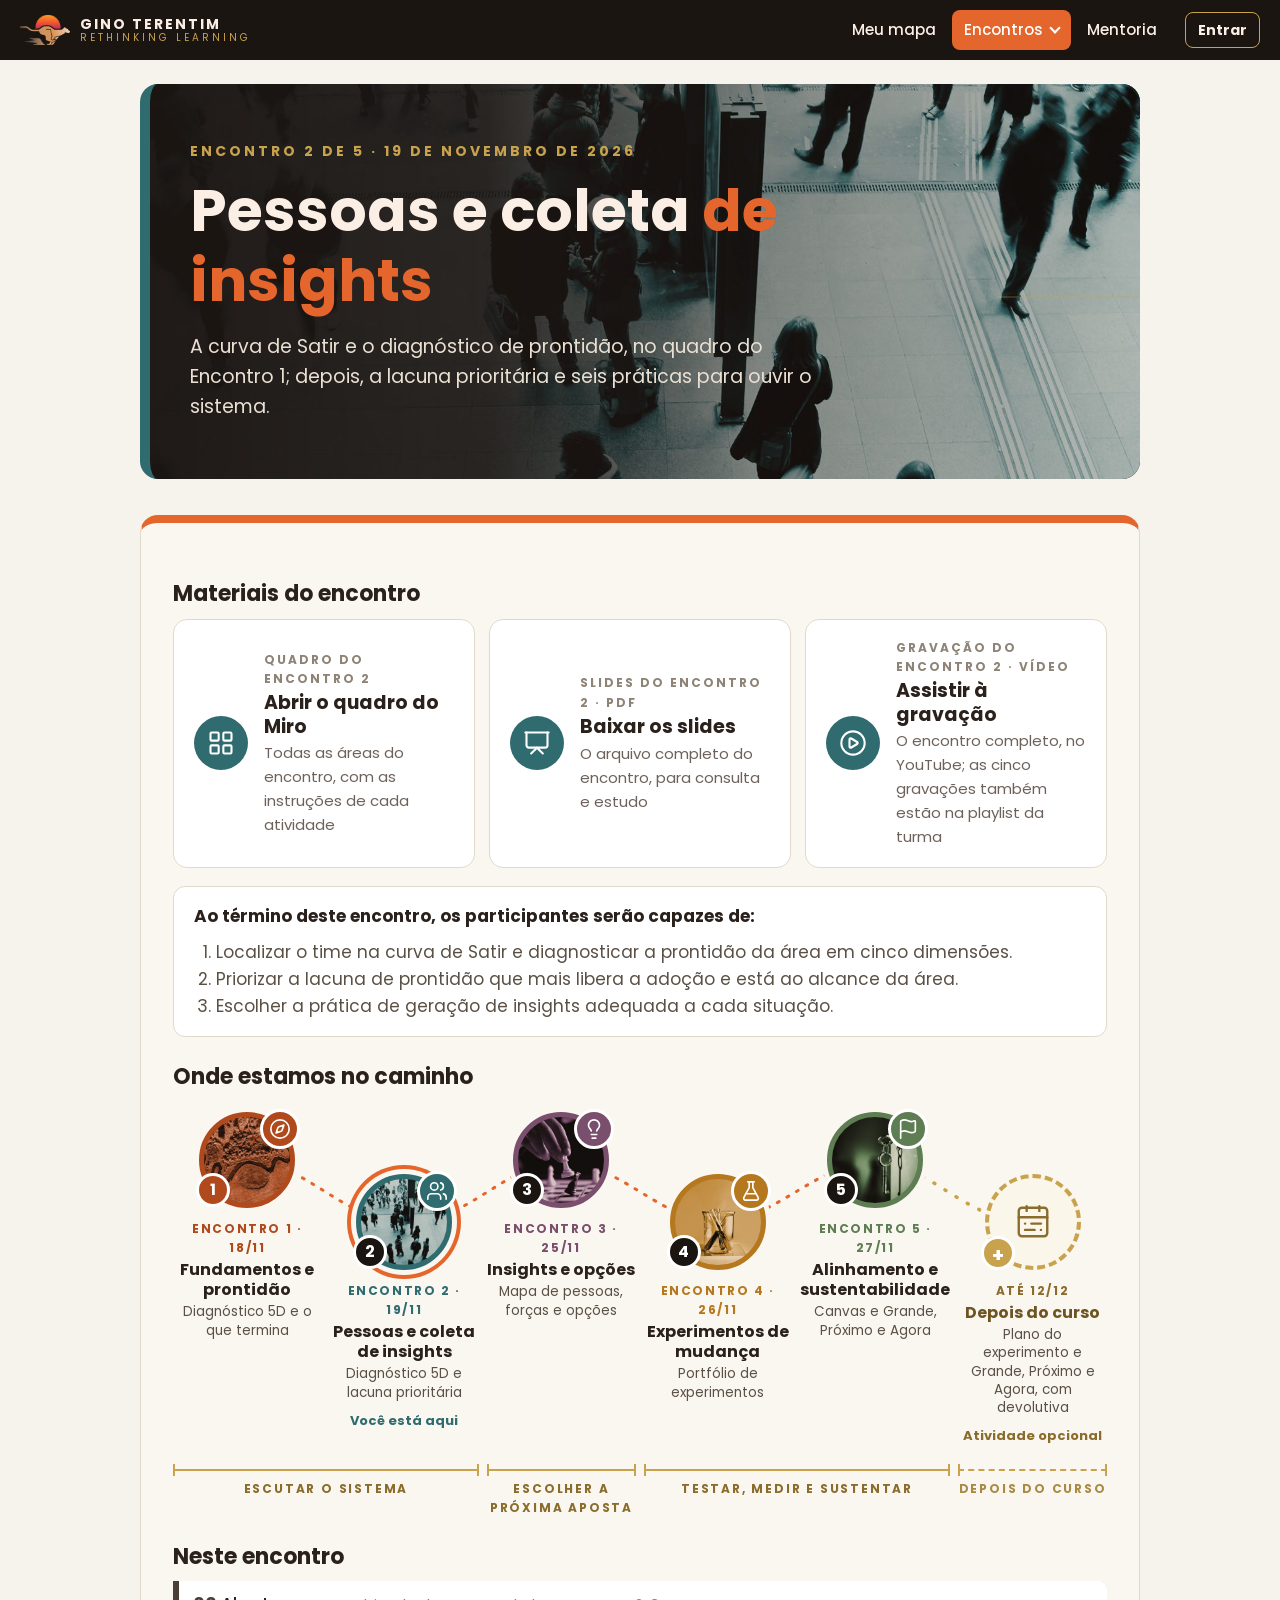
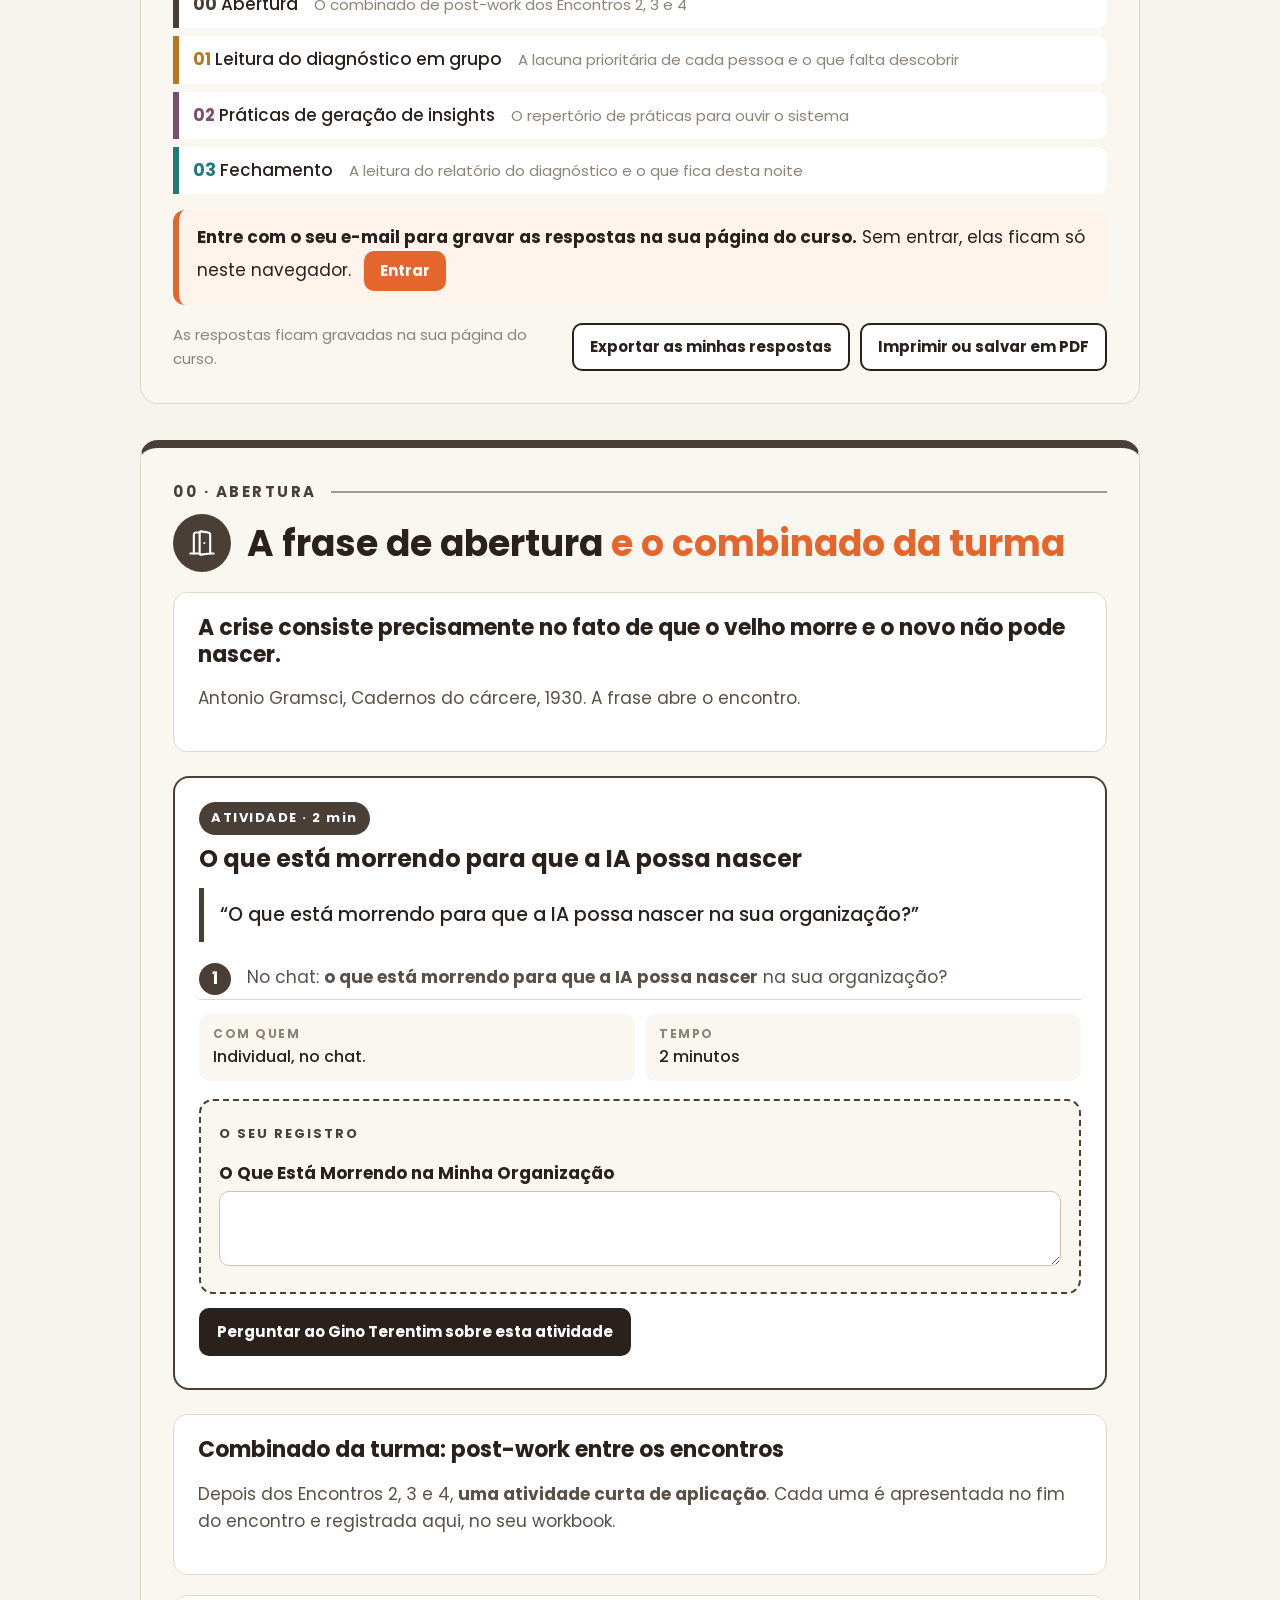
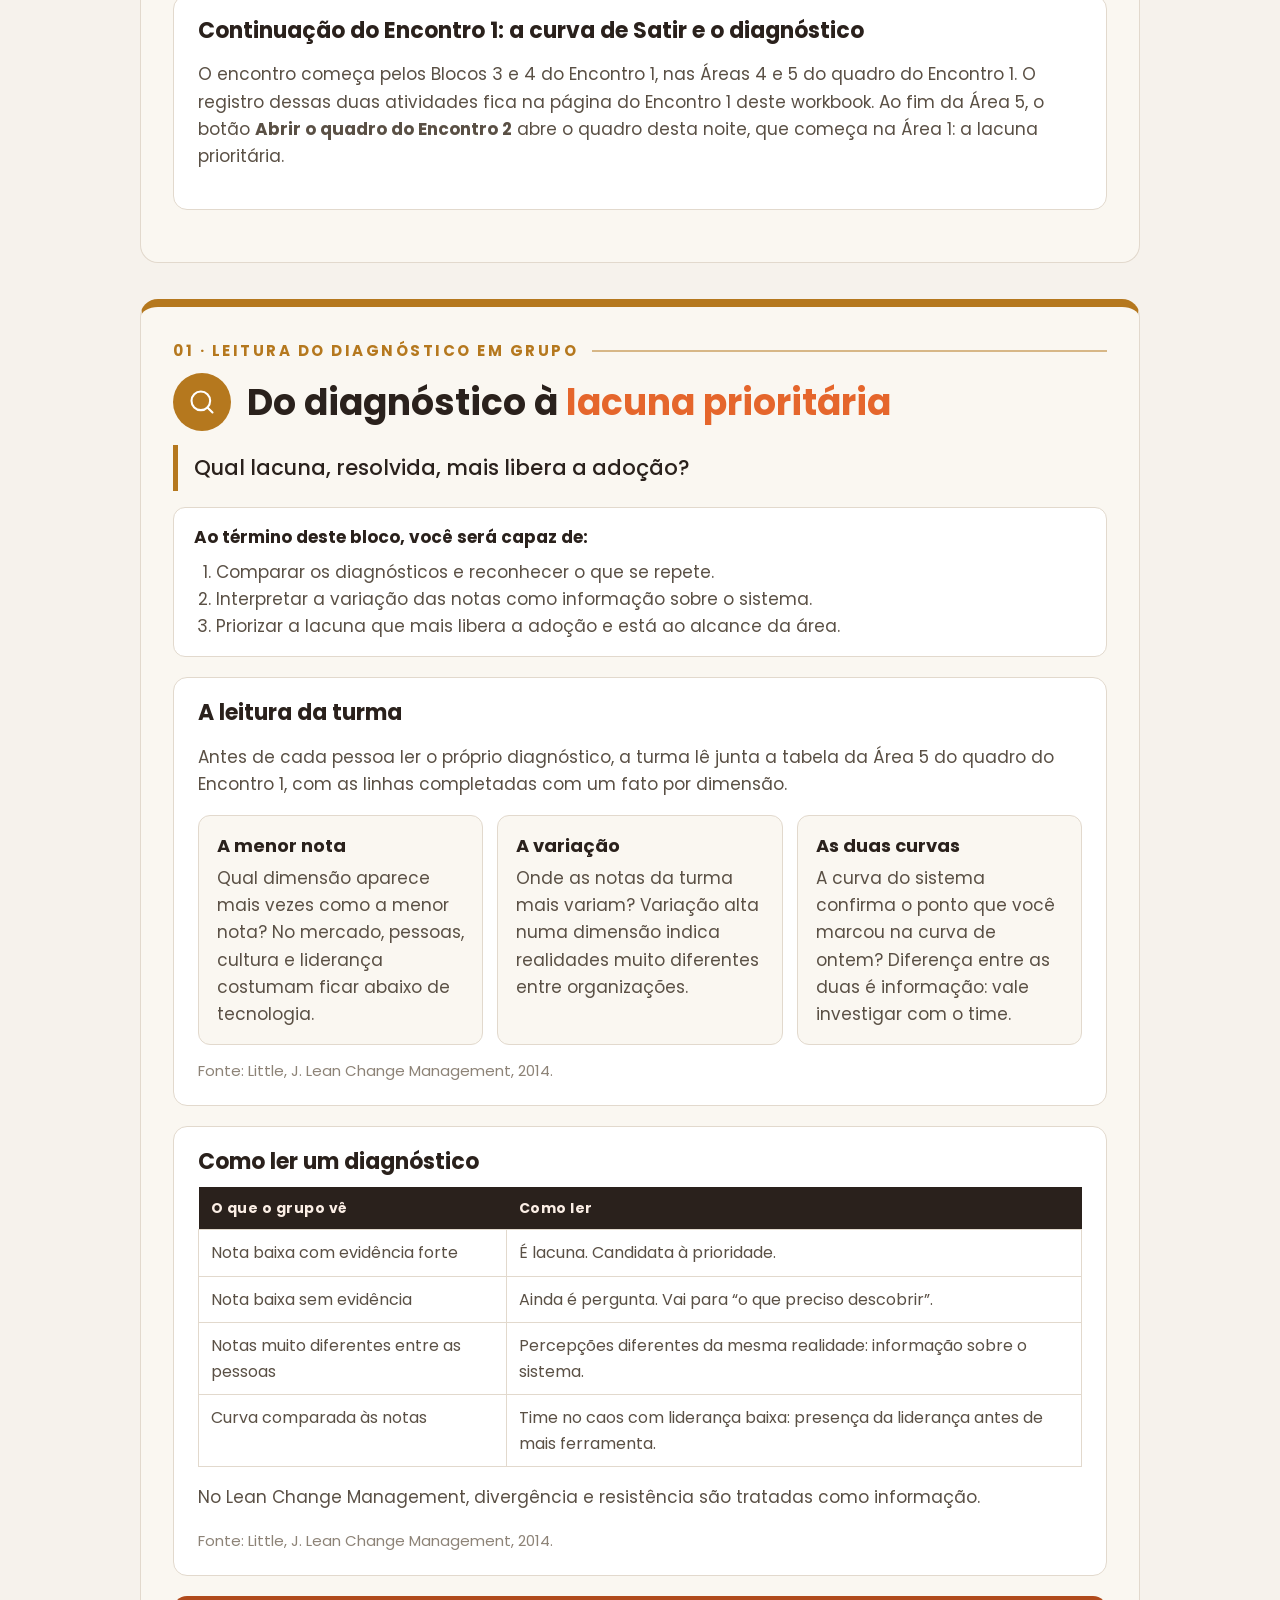
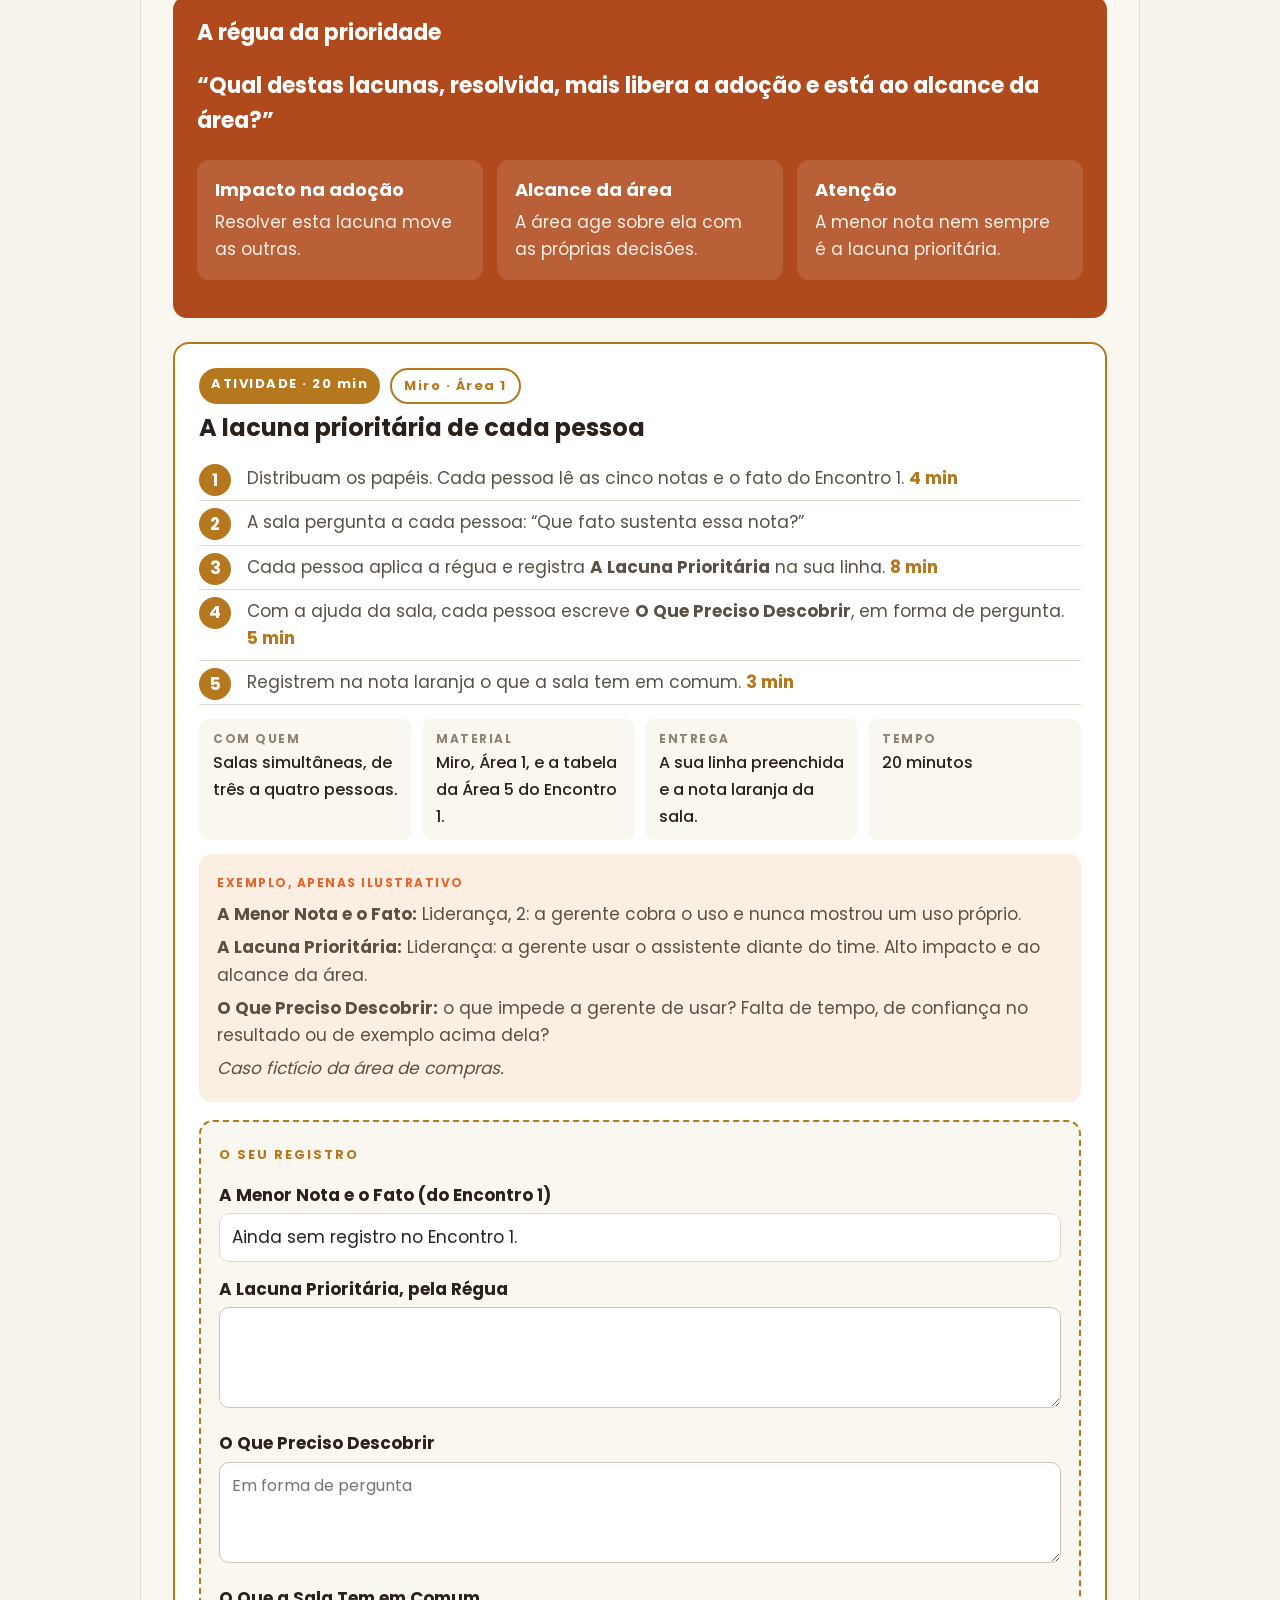
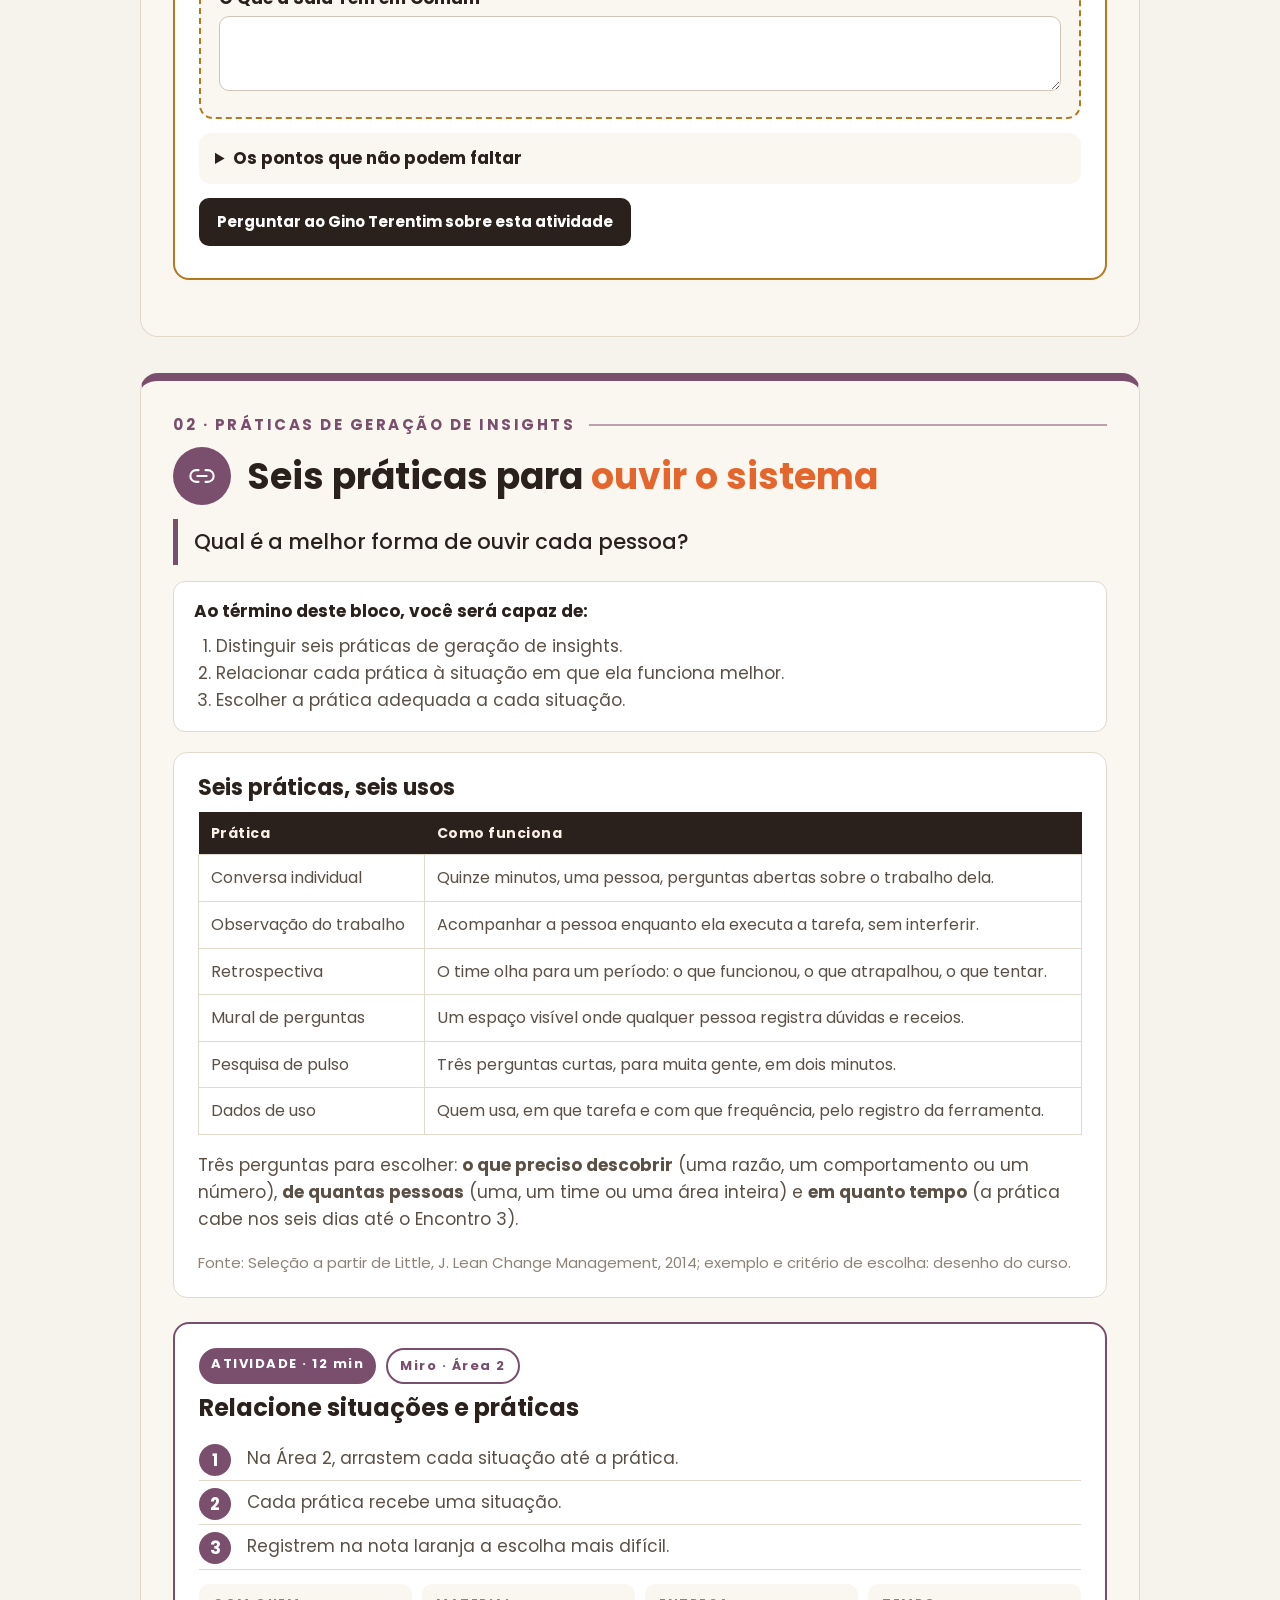
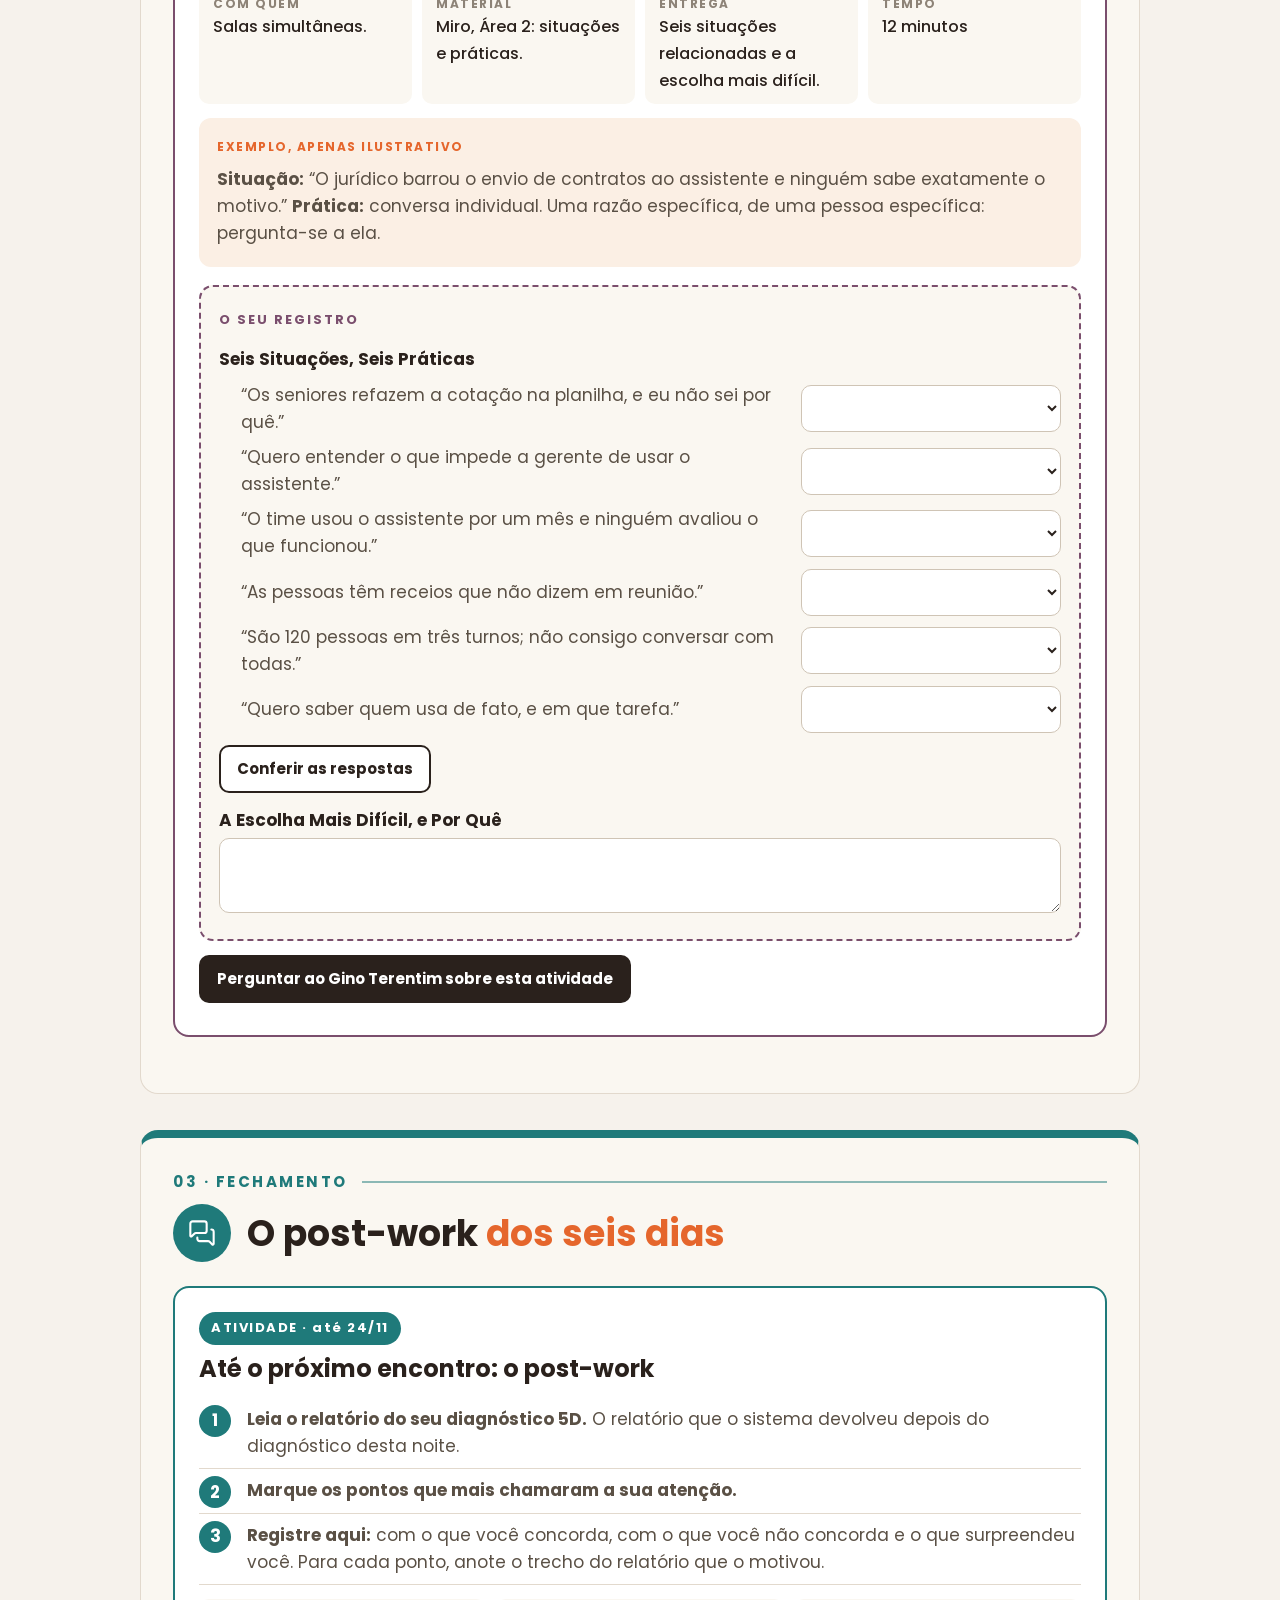
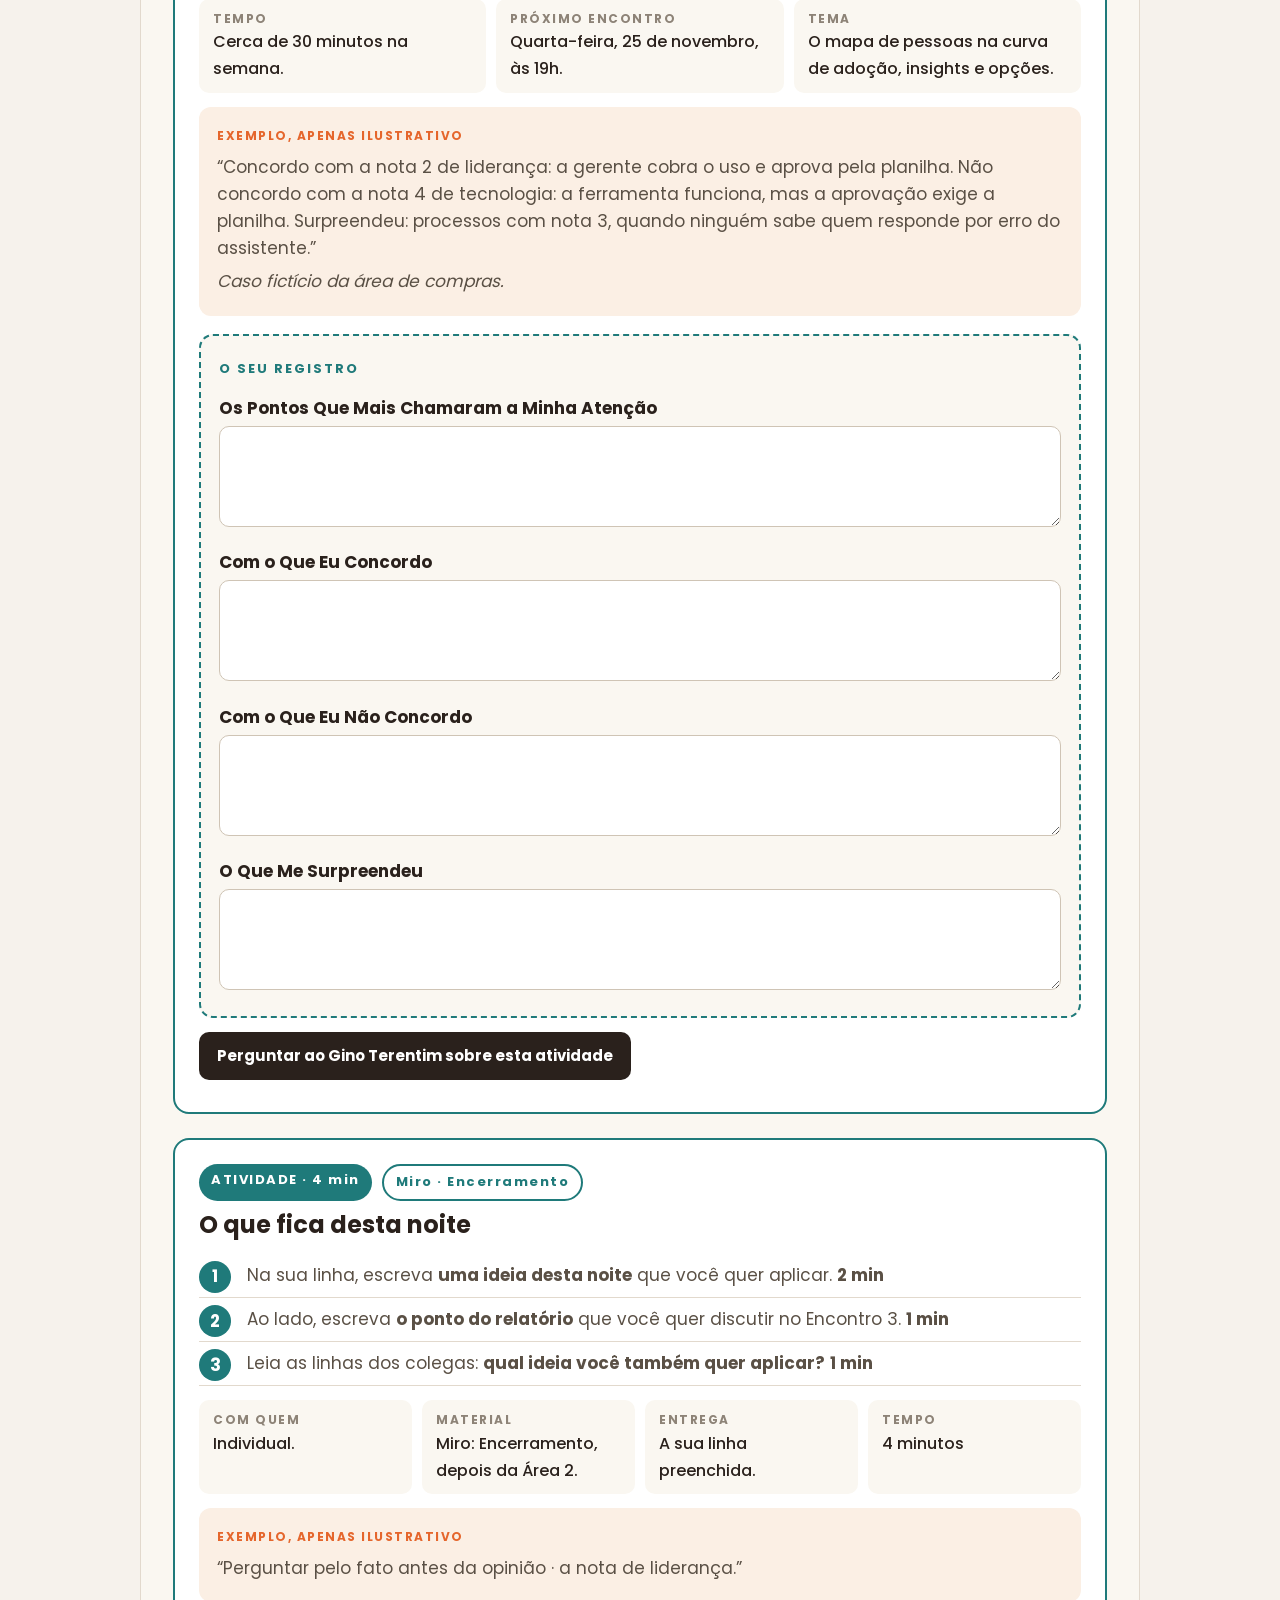
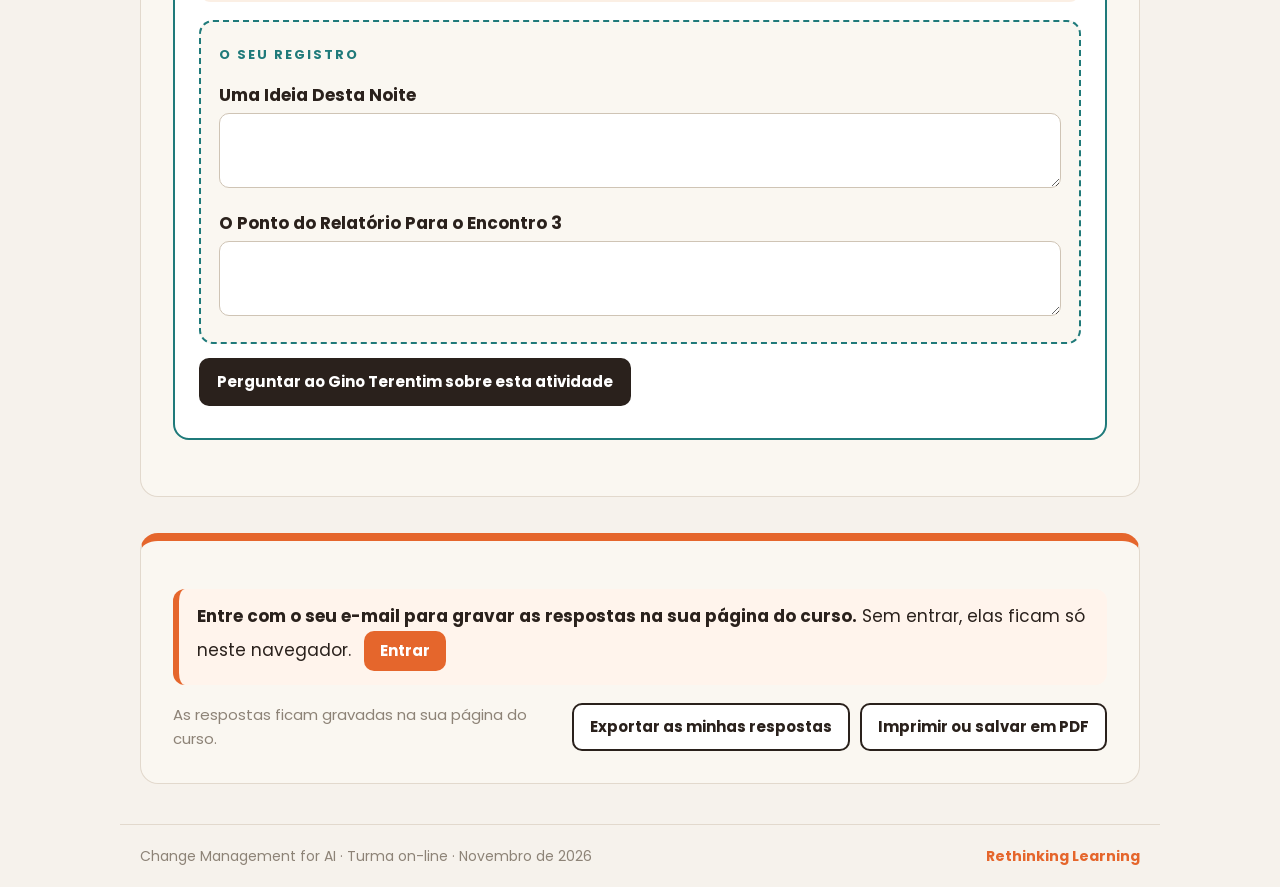
<file: docs/e2.html>
<!doctype html>
<html lang="pt-BR"><head><meta charset="utf-8"><meta name="viewport" content="width=device-width,initial-scale=1">
<title>CM4AI · Workbook · Encontro 2</title><meta name="robots" content="noindex">
<style>@font-face{font-family:Poppins;font-weight:400;src:url(fonts/Poppins-Regular.ttf) format('truetype');font-display:swap}@font-face{font-family:Poppins;font-weight:500;src:url(fonts/Poppins-Medium.ttf) format('truetype');font-display:swap}@font-face{font-family:Poppins;font-weight:700;src:url(fonts/Poppins-Bold.ttf) format('truetype');font-display:swap}:root{--lar:#E5662C;--tinta:#2A211C;--corpo:#5A5045;--linha:#E2D9CD;--fraco:#8D8377;--claro:#F6F2EC;--papel:#FAF7F1;--escuro:#1B1512;--ouro:#C9A24D;--tom:#E5662C}
*{box-sizing:border-box}
html{scroll-behavior:smooth}
body{margin:0;font-family:Poppins,system-ui,sans-serif;font-size:17px;line-height:1.6;color:var(--corpo);background:var(--claro)}
a{color:var(--lar)}
h1,h2,h3{color:var(--tinta);line-height:1.2;margin:0 0 .5em}
h1 em,h2 em{font-style:normal;color:var(--lar)}
main{max-width:1040px;margin:0 auto;padding:0 20px 40px}
.topo{position:sticky;top:0;z-index:20;display:flex;align-items:center;gap:16px;flex-wrap:wrap;padding:10px 20px;background:var(--escuro);color:#FBEEE5}
.marca{display:flex;align-items:center;gap:10px;text-decoration:none;color:#FBEEE5}
.marca img{height:30px;width:auto}
.marca span{display:flex;flex-direction:column;line-height:1.15}
.marca b{font-size:14px;letter-spacing:2px}
.marca i{font-style:normal;font-size:10px;letter-spacing:3px;color:var(--ouro)}
.nav{margin-left:auto;display:flex;gap:4px;flex-wrap:wrap}
.nav a{color:#FBEEE5;text-decoration:none;font-size:15px;font-weight:500;padding:8px 12px;border-radius:8px}
.nav a:hover,.nav a.ativo{background:var(--lar);color:#fff}
.selo-prof{margin-left:auto;background:var(--lar);color:#fff;font-weight:700;font-size:13px;letter-spacing:2px;padding:6px 12px;border-radius:6px}
.capa{margin:24px 0 0;padding:56px 40px;border-radius:18px;background:var(--escuro);color:#EADFD3;position:relative;overflow:hidden;border-left:10px solid var(--tom)}
.capa:after{content:"";position:absolute;right:-70px;top:-70px;width:280px;height:280px;border:2px solid var(--ouro);opacity:.35;clip-path:polygon(25% 0,75% 0,100% 50%,75% 100%,25% 100%,0 50%);background:transparent;outline:2px solid var(--ouro)}
.capa__k{font-size:14px;font-weight:700;letter-spacing:3px;color:var(--ouro);margin:0 0 14px}
.capa h1{color:#FBEEE5;font-size:clamp(34px,6vw,58px);margin:0 0 16px}
.capa__l{font-size:19px;max-width:720px;margin:0}
.bloco{margin:36px 0 0;padding:32px;background:var(--papel);border:1px solid var(--linha);border-radius:18px;border-top:8px solid var(--tom)}
.bloco--abre{border-top-color:var(--lar)}
.eyebrow{display:flex;align-items:center;gap:14px;color:var(--tom);font-weight:700;font-size:15px;letter-spacing:2.5px;margin-bottom:10px}
.eyebrow i{flex:1;height:2px;background:var(--tom);opacity:.5}
.bloco h2{font-size:clamp(26px,4vw,36px)}
.bloco h3{font-size:22px;margin-top:1.2em}
.pergunta{font-size:21px;font-weight:500;color:var(--tinta);border-left:5px solid var(--tom);padding:6px 0 6px 16px;margin:14px 0}
.pergunta--at{font-size:19px;background:#fff;border-radius:0 10px 10px 0;padding:12px 16px}
.capaz{background:#fff;border:1px solid var(--linha);border-radius:12px;padding:16px 20px;margin:16px 0}
.capaz b{color:var(--tinta)}
.capaz ol{margin:8px 0 0;padding-left:22px}
.conceito{background:#fff;border:1px solid var(--linha);border-radius:14px;padding:22px 24px;margin:20px 0}
.conceito h3{margin-top:0}
.fonte{font-size:15px;color:var(--fraco);margin:10px 0 0}
.regua{background:#B04A1C;color:#FDEFE6;border-radius:14px;padding:24px;margin:20px 0}
.regua h3{color:#fff;margin-top:0}
.regua__q{font-size:22px;font-weight:700;color:#fff}
.regua .cards3>div{background:rgba(255,255,255,.12);border:0;color:#FDEFE6}
.regua .cards3 b{color:#fff}
.regua .tabela--ler{background:#fff;color:var(--corpo)}
.cards3{display:grid;grid-template-columns:repeat(auto-fit,minmax(230px,1fr));gap:14px;margin:14px 0}
.cards3>div{background:var(--papel);border:1px solid var(--linha);border-radius:12px;padding:16px 18px}
.cards3 b{display:block;color:var(--tinta);font-size:18px;margin-bottom:4px}
.cards3 p{margin:0}
.cards3 i{display:block;margin-top:8px;color:var(--fraco)}
.cards2{display:grid;grid-template-columns:repeat(auto-fit,minmax(260px,1fr));gap:16px;margin:24px 0 8px}
.cartao{display:flex;flex-direction:column;gap:6px;padding:22px;border-radius:14px;background:var(--tom);color:#fff;text-decoration:none}
.cartao span{font-size:13px;font-weight:700;letter-spacing:2px;opacity:.85}
.cartao b{font-size:22px;line-height:1.2}
.cartao i{font-style:normal;opacity:.9}
.nota-pe{color:var(--fraco);font-size:15px}
.caminho{display:grid;grid-template-columns:repeat(5,1fr);gap:10px;margin:16px 0}
.caminho__p{display:flex;flex-direction:column;align-items:center;text-align:center;gap:4px;padding:14px 8px;border-radius:12px;background:#fff;border:2px solid var(--linha);text-decoration:none;color:var(--corpo)}
.caminho__g{font-size:11px;font-weight:700;letter-spacing:1.5px;color:var(--fraco);text-transform:uppercase;min-height:34px}
.caminho__n{width:52px;height:52px;border-radius:50%;display:grid;place-items:center;font-weight:700;font-size:22px;color:var(--tom);border:3px solid var(--tom);background:var(--claro)}
.caminho__p b{color:var(--tinta);font-size:15px;line-height:1.25}
.caminho__p small{font-size:13px}
.caminho__p em{font-style:normal;font-size:13px;font-weight:500;color:var(--tom)}
.caminho__p.feito .caminho__n,.caminho__p.aqui .caminho__n{background:var(--tom);color:#fff}
.caminho__p.aqui{border-color:var(--lar);box-shadow:0 0 0 3px rgba(229,102,44,.25)}
.indice{list-style:none;padding:0;margin:10px 0;display:grid;gap:8px}
.indice li{display:flex;flex-wrap:wrap;gap:6px 16px;align-items:baseline;background:#fff;border-left:6px solid var(--tom);border-radius:0 10px 10px 0;padding:10px 14px}
.indice a{color:var(--tinta);text-decoration:none;font-weight:500}
.indice a b{color:var(--tom)}
.indice span{color:var(--fraco);font-size:15px}
.atividade{background:#fff;border:2px solid var(--tom);border-radius:16px;padding:24px;margin:24px 0}
.atividade__cab{display:flex;gap:10px;flex-wrap:wrap;margin-bottom:10px}
.selo{display:inline-block;background:var(--tom);color:#fff;font-weight:700;font-size:13px;letter-spacing:1.5px;padding:6px 12px;border-radius:999px;text-decoration:none}
.selo--miro{background:#fff;color:var(--tom);border:2px solid var(--tom)}
.selo--mentor{background:#FBEFE4;color:#B04A1C;border:2px solid #E5662C}
.atividade h3{margin-top:4px;font-size:24px}
.passos{padding-left:0;list-style:none;counter-reset:p;margin:14px 0}
.passos li{counter-increment:p;position:relative;padding:8px 0 8px 48px;border-bottom:1px solid var(--linha)}
.passos li:before{content:counter(p);position:absolute;left:0;top:7px;width:32px;height:32px;border-radius:50%;background:var(--tom);color:#fff;font-weight:700;display:grid;place-items:center}
.passos li i{font-style:normal;font-weight:700;color:var(--tom);white-space:nowrap}
.meta{display:grid;grid-template-columns:repeat(auto-fit,minmax(200px,1fr));gap:10px;margin:14px 0}
.meta div{background:var(--papel);border-radius:10px;padding:10px 14px}
.meta span{display:block;font-size:12px;font-weight:700;letter-spacing:1.5px;text-transform:uppercase;color:var(--fraco)}
.meta b{font-weight:500;color:var(--tinta);font-size:16px}
.exemplo{background:#FBEFE4;border-radius:12px;padding:14px 18px;margin:14px 0}
.exemplo>span{font-size:12px;font-weight:700;letter-spacing:1.5px;color:var(--lar)}
.exemplo p{margin:6px 0}
.registro{border:2px dashed var(--tom);border-radius:14px;padding:18px;margin:18px 0 6px;background:var(--papel)}
.registro__t{font-size:13px;font-weight:700;letter-spacing:2px;color:var(--tom)}
.campo{margin:14px 0 0}
.campo label{display:block;color:var(--tinta);margin-bottom:4px}
.dica{margin:0 0 6px;font-size:15px;color:var(--fraco)}
textarea,input[type=text],select{width:100%;font:inherit;font-size:16px;color:var(--tinta);background:#fff;border:1.5px solid #CFC4B5;border-radius:10px;padding:10px 12px}
textarea{resize:vertical;min-height:52px}
textarea:focus,input:focus,select:focus{outline:3px solid rgba(229,102,44,.35);border-color:var(--lar)}
.espelho__v{background:#fff;border:1.5px solid var(--linha);border-radius:10px;padding:10px 12px;color:var(--tinta);white-space:pre-wrap}
.notas{display:grid;grid-template-columns:repeat(auto-fit,minmax(130px,1fr));gap:10px}
.banco{margin:4px 0 8px}
.lacunas,.associar{padding-left:22px;margin:8px 0 12px}
.lacunas li,.associar li{margin:8px 0}
.lacuna{width:74px!important;display:inline-block;text-align:center;font-weight:700}
.associar li{display:grid;grid-template-columns:1fr minmax(200px,260px);gap:12px;align-items:center}
.certo{border-color:#3F7D4E!important;background:#E9F4EA!important}
.errado{border-color:#B8432F!important;background:#FBE9E5!important}
.tabela-w{overflow-x:auto;margin:10px 0}
.tabela{width:100%;border-collapse:collapse;font-size:16px}
.tabela th{background:var(--tinta);color:#FBEEE5;text-align:left;padding:10px 12px;font-size:14px;letter-spacing:.5px}
.tabela td{border:1px solid var(--linha);padding:8px 10px;vertical-align:top;background:#fff;min-width:190px}
.tabela--ler td{padding:10px 12px}
.tabela td textarea,.tabela td select{border-color:var(--linha)}
.mapa{position:relative;margin:16px 0 0;height:480px;background:#fff;border:1.5px solid var(--linha);border-radius:12px;overflow:hidden}
.mapa:before{content:"";position:absolute;left:50%;top:0;bottom:0;border-left:2px dashed var(--linha)}
.mapa:after{content:"";position:absolute;top:50%;left:0;right:0;border-top:2px dashed var(--linha)}
.mapa__q{position:absolute;font-size:12px;font-weight:700;letter-spacing:1px;color:var(--fraco);text-transform:uppercase;padding:8px 10px;z-index:1}
.mapa__n{position:absolute;z-index:2;max-width:42%;font-size:14px;line-height:1.25;font-weight:500;color:var(--tinta);padding:6px 9px;border-radius:6px;box-shadow:0 1px 0 rgba(0,0,0,.15)}
.pontos{margin:14px 0 0;background:var(--papel);border-radius:12px;padding:12px 16px}
.pontos summary{cursor:pointer;font-weight:700;color:var(--tinta)}
.btn{display:inline-block;font:inherit;font-size:15px;font-weight:700;border-radius:10px;padding:10px 16px;cursor:pointer;text-decoration:none;border:2px solid transparent}
.btn--sec{background:#fff;color:var(--tinta);border-color:var(--tinta)}
.btn--mentor{background:var(--tinta);color:#fff}
.mentor{margin:14px 0 0}
.barra{display:flex;flex-wrap:wrap;gap:10px;align-items:center;margin:18px 0 0}
.barra__s{flex:1;min-width:220px;color:var(--fraco);font-size:15px}
.prof{margin:16px 0 0;background:#2A211C;color:#EADFD3;border-radius:12px;padding:16px 20px}
.prof>span{font-size:12px;font-weight:700;letter-spacing:2px;color:var(--ouro)}
.prof__resp{background:rgba(255,255,255,.08);border-radius:10px;padding:10px 14px;margin-top:10px}
.prof__resp b{color:#fff;display:block}
.rodape{max-width:1040px;margin:0 auto;padding:20px;display:flex;justify-content:space-between;gap:12px;flex-wrap:wrap;font-size:14px;color:var(--fraco);border-top:1px solid var(--linha)}
.rodape span:last-child{color:var(--lar);font-weight:700}
@media(max-width:760px){
 body{font-size:16px}.bloco{padding:20px}.capa{padding:36px 22px}
 .caminho{grid-template-columns:1fr 1fr}.caminho__g{min-height:0}
 .associar li{grid-template-columns:1fr}
 .tabela[data-tabela] thead{display:none}
 .tabela[data-tabela] tr{display:block;margin-bottom:14px;border:1px solid var(--linha);border-radius:10px;overflow:hidden}
 .tabela[data-tabela] td{display:block;border:0;border-bottom:1px solid var(--linha)}
 .tabela[data-tabela] td:before{content:attr(data-th);display:block;font-size:12px;font-weight:700;letter-spacing:1px;color:var(--fraco);text-transform:uppercase;margin-bottom:4px}
 .mapa{height:420px}
}
@media print{
 .topo,.barra,.mentor,.btn{display:none!important}
 body{background:#fff;font-size:12pt}.bloco,.atividade,.conceito{break-inside:avoid-page;box-shadow:none}
 .bloco{break-inside:auto}.capa{background:#fff;color:#000;border:2px solid #000}.capa h1{color:#000}.capa__k{color:#000}
 textarea,input,select{border:1px solid #999}
 details.pontos{display:block}
}

/* ===== camada 2026-11 · mapa de navegação, conta e capas com foto ===== */
.btn{background:var(--lar);color:#fff}
.btn--sec{background:#fff;color:var(--tinta);border-color:var(--tinta)}
.btn--mentor{background:var(--tinta);color:#fff}
.btn--grande{font-size:17px;padding:14px 22px;margin-top:18px;width:100%}
.btn:hover{filter:brightness(1.06)}
.disco{flex:none;display:inline-grid;place-items:center;width:54px;height:54px;border-radius:50%;background:var(--tom)}
.disco svg{display:block}
.capa--foto{background-color:var(--escuro);background-image:var(--foto,none);background-position:right center;background-size:cover;background-repeat:no-repeat;min-height:380px;display:flex;flex-direction:column;justify-content:flex-end}
.capa--foto .capa__l,.capa--foto h1,.capa--foto .capa__k{max-width:640px;position:relative;z-index:1}
.capa--foto:after{opacity:.22}
.conta{display:flex;align-items:center;gap:10px;font-size:14px;color:#FBEEE5}
.conta a{color:#FBEEE5;font-weight:700;text-decoration:none;border:1.5px solid var(--ouro);padding:6px 12px;border-radius:8px}
.conta span{font-weight:700}
.conta__sair{font:inherit;font-size:13px;background:transparent;color:var(--ouro);border:1.5px solid var(--ouro);border-radius:8px;padding:5px 10px;cursor:pointer}
.aviso-conta{margin:16px 0 0;padding:14px 18px;border-radius:12px;background:#FFF4EC;border-left:6px solid var(--lar);color:var(--tinta)}
.aviso-conta .btn{margin-left:8px;padding:6px 14px}
.barra__s--ok{color:#4B6A41;font-weight:500}
.barra__s--ok:before{content:"";display:inline-block;width:9px;height:9px;border-radius:50%;background:#5E7D52;margin-right:8px;vertical-align:1px}
/* entrada */
.entrada{margin:28px 0 0;display:grid;grid-template-columns:minmax(0,1.05fr) minmax(0,1fr);gap:28px;align-items:start}
.entrada[hidden]{display:none}
.entrada__f{padding:32px;background:var(--papel);border:1px solid var(--linha);border-top:8px solid var(--lar);border-radius:18px}
.entrada__f h2{font-size:clamp(26px,4vw,34px)}
.entrada__f label{display:block;margin:16px 0 6px;color:var(--tinta)}
.entrada__f input{font-size:18px;padding:12px 14px}
.entrada__f input[name=codigo]{letter-spacing:10px;max-width:200px}
.entrada__aviso{min-height:1.6em;margin:12px 0 0;color:var(--corpo);font-weight:500}
.entrada__aviso--erro{color:#A33B12}
.entrada__passos{list-style:none;margin:0;padding:12px 0 0;display:flex;flex-direction:column;gap:22px;position:relative}
.entrada__passos:before{content:"";position:absolute;left:26px;top:40px;bottom:40px;border-left:2.5px dashed var(--ouro)}
.entrada__passos li{display:flex;gap:18px;align-items:flex-start;position:relative}
.entrada__passos b{display:block;color:var(--tinta);font-size:19px;margin-top:6px}
.entrada__passos p{margin:2px 0 0}
/* mapa do curso */
.mapa-curso{margin:36px 0 0;padding:36px 32px 32px;border-radius:18px;border:1px solid var(--linha);position:relative;overflow:hidden;
  background:var(--papel) url("data:image/svg+xml,%3Csvg%20xmlns%3D%22http%3A//www.w3.org/2000/svg%22%20width%3D%221000%22%20height%3D%22560%22%20viewBox%3D%220%200%201000%20560%22%3E%3Cg%20fill%3D%22none%22%20stroke%3D%22%23C9A24D%22%20stroke-opacity%3D%22.28%22%20stroke-width%3D%221.1%22%3E%3Cpath%20d%3D%22M219.3%2C150.0%20L220.1%2C152.6%20L220.0%2C155.2%20L219.1%2C157.8%20L217.5%2C160.1%20L215.2%2C162.2%20L212.6%2C163.9%20L209.8%2C165.5%20L207.0%2C166.8%20L204.3%2C168.0%20L201.7%2C169.2%20L199.2%2C170.3%20L196.7%2C171.4%20L194.1%2C172.4%20L191.4%2C173.3%20L188.6%2C173.9%20L185.8%2C174.3%20L182.9%2C174.4%20L180.0%2C174.2%20L177.2%2C173.9%20L174.4%2C173.5%20L171.6%2C173.1%20L168.8%2C172.7%20L165.9%2C172.4%20L162.8%2C172.1%20L159.6%2C171.6%20L156.3%2C171.0%20L153.0%2C170.0%20L150.1%2C168.6%20L147.6%2C166.8%20L145.8%2C164.6%20L144.7%2C162.2%20L144.4%2C159.6%20L144.7%2C157.0%20L145.5%2C154.5%20L146.5%2C152.2%20L147.6%2C150.0%20L148.5%2C148.0%20L149.1%2C146.0%20L149.5%2C143.9%20L149.7%2C141.8%20L149.9%2C139.6%20L150.3%2C137.3%20L151.0%2C135.0%20L152.2%2C132.7%20L153.9%2C130.7%20L156.1%2C128.9%20L158.6%2C127.4%20L161.5%2C126.3%20L164.5%2C125.4%20L167.6%2C124.7%20L170.7%2C124.3%20L173.8%2C123.9%20L176.9%2C123.6%20L180.0%2C123.4%20L183.1%2C123.4%20L186.3%2C123.6%20L189.3%2C124.2%20L192.2%2C125.2%20L194.8%2C126.5%20L197.0%2C128.1%20L198.9%2C130.0%20L200.5%2C131.9%20L201.9%2C133.8%20L203.2%2C135.5%20L204.7%2C137.2%20L206.4%2C138.7%20L208.5%2C140.2%20L210.8%2C141.7%20L213.3%2C143.4%20L215.7%2C145.3%20L217.8%2C147.6%20L219.3%2C150.0Z%22/%3E%3Cpath%20d%3D%22M259.8%2C150.0%20L260.6%2C155.2%20L259.7%2C160.4%20L257.2%2C165.3%20L253.4%2C169.8%20L248.8%2C173.7%20L243.6%2C177.2%20L238.4%2C180.3%20L233.2%2C183.1%20L228.3%2C185.8%20L223.4%2C188.4%20L218.6%2C190.9%20L213.7%2C193.3%20L208.5%2C195.3%20L203.1%2C197.0%20L197.4%2C198.1%20L191.6%2C198.7%20L185.8%2C198.7%20L180.0%2C198.3%20L174.4%2C197.8%20L168.8%2C197.2%20L163.1%2C196.6%20L157.3%2C196.2%20L151.2%2C195.8%20L144.7%2C195.2%20L138.1%2C194.3%20L131.5%2C192.8%20L125.3%2C190.5%20L120.0%2C187.3%20L115.7%2C183.3%20L112.9%2C178.7%20L111.5%2C173.7%20L111.4%2C168.5%20L112.3%2C163.4%20L113.8%2C158.6%20L115.5%2C154.2%20L116.9%2C150.0%20L117.8%2C146.0%20L118.1%2C141.9%20L118.1%2C137.7%20L118.0%2C133.3%20L118.1%2C128.6%20L118.8%2C123.8%20L120.5%2C119.1%20L123.2%2C114.7%20L127.0%2C110.8%20L131.7%2C107.4%20L137.1%2C104.6%20L143.0%2C102.5%20L149.0%2C100.8%20L155.1%2C99.4%20L161.3%2C98.3%20L167.5%2C97.3%20L173.7%2C96.6%20L180.0%2C96.3%20L186.3%2C96.4%20L192.6%2C97.2%20L198.5%2C98.8%20L204.0%2C101.1%20L208.9%2C104.1%20L213.1%2C107.5%20L216.6%2C111.2%20L219.7%2C114.9%20L222.7%2C118.4%20L225.8%2C121.6%20L229.3%2C124.4%20L233.5%2C127.1%20L238.3%2C129.9%20L243.5%2C132.9%20L248.7%2C136.4%20L253.5%2C140.4%20L257.4%2C145.0%20L259.8%2C150.0Z%22/%3E%3Cpath%20d%3D%22M300.5%2C150.0%20L300.5%2C157.8%20L298.0%2C165.4%20L293.4%2C172.5%20L287.4%2C179.0%20L280.5%2C184.7%20L273.2%2C189.9%20L266.0%2C194.6%20L259.1%2C199.1%20L252.3%2C203.5%20L245.5%2C207.8%20L238.5%2C211.9%20L231.1%2C215.6%20L223.2%2C218.7%20L214.9%2C221.0%20L206.2%2C222.4%20L197.4%2C223.0%20L188.6%2C223.0%20L180.0%2C222.5%20L171.5%2C222.0%20L163.0%2C221.5%20L154.3%2C221.2%20L145.2%2C220.9%20L135.6%2C220.5%20L125.7%2C219.7%20L115.7%2C218.0%20L106.1%2C215.3%20L97.5%2C211.1%20L90.3%2C205.7%20L85.1%2C199.2%20L82.0%2C191.9%20L80.9%2C184.2%20L81.3%2C176.6%20L82.8%2C169.3%20L84.6%2C162.5%20L86.1%2C156.1%20L87.0%2C150.0%20L86.9%2C144.0%20L86.2%2C137.8%20L85.2%2C131.2%20L84.5%2C124.2%20L84.5%2C117.0%20L85.9%2C109.8%20L89.0%2C102.8%20L93.7%2C96.3%20L99.9%2C90.7%20L107.4%2C85.9%20L115.7%2C81.9%20L124.4%2C78.7%20L133.4%2C76.0%20L142.5%2C73.8%20L151.7%2C71.8%20L161.0%2C70.2%20L170.4%2C69.1%20L180.0%2C68.7%20L189.5%2C69.3%20L198.8%2C71.1%20L207.5%2C74.0%20L215.3%2C78.1%20L222.2%2C82.9%20L228.1%2C88.3%20L233.3%2C93.6%20L238.0%2C98.8%20L242.9%2C103.4%20L248.4%2C107.5%20L254.7%2C111.2%20L262.0%2C114.9%20L270.1%2C118.9%20L278.4%2C123.5%20L286.3%2C128.9%20L293.1%2C135.2%20L298.0%2C142.4%20L300.5%2C150.0Z%22/%3E%3Cpath%20d%3D%22M340.1%2C150.0%20L338.5%2C160.3%20L334.0%2C170.1%20L327.4%2C179.2%20L319.3%2C187.6%20L310.6%2C195.1%20L301.8%2C202.1%20L293.2%2C208.7%20L284.9%2C215.2%20L276.6%2C221.5%20L268.0%2C227.6%20L258.8%2C233.3%20L248.8%2C238.2%20L238.0%2C242.2%20L226.7%2C245.0%20L215.0%2C246.6%20L203.2%2C247.3%20L191.5%2C247.4%20L180.0%2C247.2%20L168.5%2C247.0%20L156.9%2C247.0%20L144.9%2C247.2%20L132.2%2C247.2%20L119.0%2C246.8%20L105.6%2C245.4%20L92.5%2C242.5%20L80.4%2C237.9%20L70.0%2C231.5%20L62.0%2C223.4%20L56.6%2C214.0%20L53.8%2C204.0%20L53.2%2C193.8%20L54.1%2C183.9%20L55.7%2C174.7%20L57.0%2C166.1%20L57.5%2C157.9%20L56.8%2C150.0%20L55.1%2C141.9%20L52.8%2C133.4%20L50.6%2C124.3%20L49.3%2C114.8%20L49.7%2C105.0%20L52.2%2C95.3%20L57.0%2C86.2%20L64.1%2C77.9%20L72.9%2C70.7%20L83.2%2C64.5%20L94.3%2C59.3%20L105.9%2C54.9%20L117.7%2C51.0%20L129.7%2C47.6%20L141.9%2C44.7%20L154.4%2C42.4%20L167.1%2C41.1%20L180.0%2C41.0%20L192.7%2C42.5%20L204.8%2C45.6%20L216.1%2C50.3%20L226.0%2C56.3%20L234.7%2C63.1%20L242.3%2C70.1%20L249.2%2C76.8%20L256.1%2C82.8%20L263.5%2C88.1%20L272.0%2C92.8%20L281.8%2C97.2%20L292.7%2C101.8%20L304.2%2C107.1%20L315.5%2C113.5%20L325.5%2C121.1%20L333.4%2C130.0%20L338.4%2C139.7%20L340.1%2C150.0Z%22/%3E%3Cpath%20d%3D%22M377.7%2C150.0%20L374.0%2C162.6%20L367.4%2C174.5%20L358.9%2C185.5%20L349.3%2C195.6%20L339.4%2C205.1%20L329.8%2C214.0%20L320.4%2C222.8%20L311.0%2C231.4%20L301.3%2C239.8%20L290.8%2C247.8%20L279.2%2C254.9%20L266.5%2C261.0%20L252.8%2C265.6%20L238.4%2C268.8%20L223.7%2C270.7%20L209.0%2C271.7%20L194.4%2C272.3%20L180.0%2C272.7%20L165.4%2C273.3%20L150.4%2C274.2%20L134.8%2C275.0%20L118.4%2C275.4%20L101.6%2C274.6%20L84.9%2C272.0%20L69.1%2C267.3%20L55.1%2C260.2%20L43.8%2C250.9%20L35.6%2C239.8%20L30.6%2C227.5%20L28.4%2C214.8%20L28.3%2C202.4%20L29.2%2C190.7%20L30.1%2C179.8%20L30.0%2C169.6%20L28.5%2C159.8%20L25.5%2C150.0%20L21.6%2C139.7%20L17.5%2C128.8%20L14.3%2C117.1%20L12.9%2C105.0%20L14.1%2C92.7%20L18.2%2C80.8%20L25.3%2C69.7%20L34.9%2C59.8%20L46.4%2C51.0%20L59.3%2C43.5%20L73.0%2C36.8%20L87.2%2C30.9%20L101.7%2C25.6%20L116.6%2C20.9%20L131.9%2C16.9%20L147.7%2C14.1%20L163.8%2C12.9%20L180.0%2C13.5%20L195.8%2C16.4%20L210.6%2C21.3%20L224.1%2C28.0%20L236.1%2C35.9%20L246.6%2C44.3%20L256.0%2C52.5%20L265.1%2C60.0%20L274.7%2C66.4%20L285.3%2C72.0%20L297.5%2C77.0%20L311.2%2C82.0%20L325.8%2C87.6%20L340.5%2C94.5%20L354.2%2C103.0%20L365.5%2C113.2%20L373.5%2C124.7%20L377.6%2C137.2%20L377.7%2C150.0Z%22/%3E%3Cpath%20d%3D%22M412.5%2C150.0%20L406.7%2C164.7%20L398.2%2C178.5%20L388.3%2C191.3%20L377.9%2C203.3%20L367.6%2C214.8%20L357.6%2C226.0%20L347.7%2C237.0%20L337.4%2C247.9%20L326.2%2C258.3%20L313.7%2C268.0%20L299.6%2C276.5%20L284.0%2C283.4%20L267.3%2C288.7%20L249.9%2C292.4%20L232.4%2C294.8%20L214.9%2C296.5%20L197.5%2C298.0%20L180.0%2C299.6%20L162.1%2C301.5%20L143.5%2C303.5%20L124.0%2C304.9%20L103.8%2C305.2%20L83.4%2C303.4%20L63.8%2C299.1%20L46.0%2C291.8%20L30.9%2C281.6%20L19.3%2C269.0%20L11.5%2C254.7%20L7.2%2C239.6%20L5.5%2C224.6%20L5.4%2C210.3%20L5.5%2C197.0%20L4.7%2C184.8%20L2.3%2C173.2%20L-1.9%2C161.8%20L-7.6%2C150.0%20L-13.9%2C137.4%20L-19.5%2C123.9%20L-23.2%2C109.7%20L-24.0%2C95.0%20L-21.4%2C80.4%20L-15.2%2C66.5%20L-5.8%2C53.7%20L6.4%2C42.1%20L20.4%2C31.8%20L35.7%2C22.6%20L51.7%2C14.3%20L68.2%2C6.6%20L85.4%2C-0.3%20L103.1%2C-6.4%20L121.7%2C-11.3%20L140.9%2C-14.3%20L160.5%2C-15.0%20L180.0%2C-13.1%20L198.7%2C-8.6%20L216.1%2C-1.7%20L231.7%2C7.0%20L245.6%2C16.5%20L258.0%2C26.0%20L269.8%2C34.8%20L281.6%2C42.5%20L294.6%2C48.9%20L309.1%2C54.3%20L325.5%2C59.6%20L343.2%2C65.4%20L361.4%2C72.4%20L378.7%2C81.4%20L393.8%2C92.4%20L405.3%2C105.3%20L412.4%2C119.7%20L414.7%2C134.8%20L412.5%2C150.0Z%22/%3E%3Cpath%20d%3D%22M444.4%2C150.0%20L436.6%2C166.6%20L426.8%2C182.2%20L416.2%2C196.9%20L405.7%2C210.9%20L395.6%2C224.5%20L385.7%2C238.0%20L375.4%2C251.4%20L364.2%2C264.5%20L351.3%2C276.9%20L336.4%2C288.1%20L319.6%2C297.7%20L301.1%2C305.4%20L281.5%2C311.3%20L261.4%2C315.7%20L241.2%2C319.1%20L221.0%2C322.1%20L200.7%2C325.1%20L180.0%2C328.5%20L158.5%2C331.9%20L136.0%2C334.9%20L112.5%2C336.6%20L88.5%2C336.2%20L65.0%2C332.7%20L43.0%2C325.8%20L23.8%2C315.3%20L8.3%2C301.6%20L-2.9%2C285.5%20L-10.1%2C268.1%20L-13.8%2C250.5%20L-15.4%2C233.6%20L-16.4%2C217.8%20L-18.1%2C203.4%20L-21.5%2C190.0%20L-27.1%2C177.1%20L-34.6%2C163.9%20L-43.1%2C150.0%20L-51.3%2C135.0%20L-57.8%2C118.9%20L-61.3%2C102.1%20L-60.9%2C85.1%20L-56.3%2C68.4%20L-47.7%2C52.6%20L-35.8%2C38.1%20L-21.3%2C24.9%20L-5.2%2C12.8%20L12.1%2C1.8%20L30.1%2C-8.5%20L49.0%2C-18.1%20L68.7%2C-26.8%20L89.5%2C-34.1%20L111.5%2C-39.5%20L134.2%2C-42.2%20L157.3%2C-42.0%20L180.0%2C-38.4%20L201.5%2C-31.9%20L221.2%2C-23.1%20L238.9%2C-12.9%20L254.8%2C-2.3%20L269.6%2C7.7%20L284.2%2C16.4%20L299.6%2C23.5%20L316.6%2C29.4%20L335.6%2C34.8%20L356.3%2C40.4%20L377.9%2C47.4%20L398.9%2C56.4%20L417.9%2C67.8%20L433.2%2C81.7%20L443.8%2C97.6%20L448.9%2C114.9%20L448.9%2C132.6%20L444.4%2C150.0Z%22/%3E%3Cpath%20d%3D%22M916.5%2C420.0%20L915.4%2C422.3%20L914.1%2C424.5%20L912.8%2C426.5%20L911.6%2C428.5%20L910.5%2C430.5%20L909.3%2C432.5%20L907.9%2C434.5%20L906.4%2C436.4%20L904.5%2C438.1%20L902.3%2C439.7%20L899.9%2C441.0%20L897.2%2C442.1%20L894.4%2C442.9%20L891.6%2C443.6%20L888.8%2C444.3%20L885.9%2C444.9%20L883.0%2C445.6%20L880.0%2C446.3%20L876.8%2C446.9%20L873.5%2C447.4%20L870.0%2C447.6%20L866.6%2C447.3%20L863.3%2C446.5%20L860.4%2C445.2%20L857.9%2C443.3%20L856.1%2C441.1%20L854.8%2C438.7%20L854.0%2C436.2%20L853.5%2C433.7%20L853.2%2C431.5%20L852.8%2C429.4%20L852.2%2C427.5%20L851.2%2C425.7%20L850.0%2C423.9%20L848.7%2C422.0%20L847.3%2C420.0%20L846.1%2C417.8%20L845.3%2C415.5%20L845.1%2C413.1%20L845.4%2C410.7%20L846.3%2C408.4%20L847.7%2C406.2%20L849.4%2C404.2%20L851.5%2C402.3%20L853.7%2C400.5%20L856.1%2C398.9%20L858.5%2C397.3%20L861.2%2C395.8%20L864.0%2C394.5%20L867.0%2C393.5%20L870.2%2C392.9%20L873.5%2C392.6%20L876.8%2C392.9%20L880.0%2C393.6%20L883.0%2C394.6%20L885.7%2C395.9%20L888.2%2C397.3%20L890.5%2C398.6%20L892.7%2C399.8%20L895.0%2C400.7%20L897.5%2C401.5%20L900.3%2C402.1%20L903.3%2C402.8%20L906.4%2C403.6%20L909.5%2C404.7%20L912.3%2C406.2%20L914.7%2C408.0%20L916.5%2C410.2%20L917.5%2C412.6%20L917.7%2C415.1%20L917.4%2C417.6%20L916.5%2C420.0Z%22/%3E%3Cpath%20d%3D%22M950.8%2C420.0%20L948.7%2C424.5%20L946.5%2C428.7%20L944.5%2C432.8%20L942.6%2C436.9%20L940.6%2C440.9%20L938.5%2C445.0%20L935.9%2C449.0%20L932.7%2C452.7%20L928.8%2C456.2%20L924.4%2C459.2%20L919.4%2C461.7%20L914.2%2C463.8%20L908.7%2C465.7%20L903.3%2C467.3%20L897.7%2C469.0%20L892.1%2C470.7%20L886.2%2C472.5%20L880.0%2C474.2%20L873.4%2C475.6%20L866.6%2C476.4%20L859.6%2C476.4%20L852.8%2C475.4%20L846.5%2C473.2%20L841.0%2C470.0%20L836.7%2C465.8%20L833.4%2C461.1%20L831.2%2C456.1%20L829.8%2C451.2%20L828.8%2C446.6%20L827.7%2C442.4%20L826.3%2C438.5%20L824.4%2C435.0%20L821.8%2C431.5%20L818.9%2C428.0%20L815.8%2C424.2%20L813.0%2C420.0%20L810.9%2C415.5%20L809.7%2C410.8%20L809.7%2C406.0%20L810.8%2C401.3%20L812.9%2C396.8%20L815.9%2C392.6%20L819.4%2C388.6%20L823.4%2C384.8%20L827.6%2C381.2%20L832.1%2C377.7%20L836.9%2C374.4%20L842.1%2C371.4%20L847.8%2C368.9%20L854.0%2C367.0%20L860.4%2C365.9%20L867.1%2C365.8%20L873.7%2C366.7%20L880.0%2C368.3%20L885.8%2C370.5%20L891.2%2C372.9%20L896.1%2C375.4%20L900.9%2C377.5%20L905.6%2C379.3%20L910.7%2C380.6%20L916.2%2C381.7%20L922.2%2C382.7%20L928.5%2C384.0%20L934.9%2C385.9%20L940.9%2C388.4%20L946.1%2C391.7%20L950.1%2C395.8%20L952.8%2C400.4%20L953.9%2C405.3%20L953.8%2C410.4%20L952.6%2C415.3%20L950.8%2C420.0Z%22/%3E%3Cpath%20d%3D%22M983.2%2C420.0%20L980.5%2C426.5%20L977.9%2C432.8%20L975.5%2C439.0%20L973.2%2C445.1%20L970.7%2C451.3%20L967.6%2C457.5%20L963.7%2C463.4%20L958.7%2C468.9%20L952.8%2C473.9%20L946.0%2C478.2%20L938.6%2C482.0%20L930.9%2C485.3%20L923.0%2C488.4%20L915.1%2C491.4%20L907.0%2C494.5%20L898.5%2C497.8%20L889.6%2C500.9%20L880.0%2C503.8%20L869.9%2C505.9%20L859.4%2C506.7%20L848.9%2C506.1%20L838.9%2C503.6%20L830.0%2C499.5%20L822.5%2C493.8%20L816.6%2C487.1%20L812.3%2C479.7%20L809.3%2C472.4%20L807.1%2C465.3%20L805.1%2C458.9%20L802.7%2C453.1%20L799.5%2C447.8%20L795.5%2C442.8%20L790.9%2C437.7%20L785.9%2C432.3%20L781.2%2C426.4%20L777.3%2C420.0%20L774.7%2C413.2%20L773.7%2C406.1%20L774.4%2C399.0%20L776.7%2C392.2%20L780.3%2C385.6%20L784.8%2C379.3%20L789.9%2C373.3%20L795.5%2C367.5%20L801.5%2C361.9%20L808.0%2C356.5%20L815.1%2C351.4%20L823.0%2C346.9%20L831.7%2C343.3%20L841.1%2C340.9%20L851.0%2C339.8%20L861.0%2C340.1%20L870.8%2C341.7%20L880.0%2C344.3%20L888.6%2C347.5%20L896.5%2C350.7%20L904.0%2C353.7%20L911.4%2C356.0%20L919.2%2C357.8%20L927.5%2C359.0%20L936.6%2C360.2%20L946.1%2C361.6%20L955.9%2C363.8%20L965.3%2C367.0%20L973.7%2C371.4%20L980.6%2C377.0%20L985.4%2C383.6%20L988.1%2C390.9%20L988.8%2C398.4%20L987.9%2C405.9%20L985.8%2C413.1%20L983.2%2C420.0Z%22/%3E%3Cpath%20d%3D%22M1014.3%2C420.0%20L1011.4%2C428.5%20L1008.9%2C436.8%20L1006.6%2C445.1%20L1004.0%2C453.4%20L1000.8%2C461.7%20L996.6%2C469.9%20L991.1%2C477.6%20L984.2%2C484.7%20L976.0%2C491.1%20L967.0%2C496.8%20L957.4%2C501.9%20L947.5%2C506.6%20L937.5%2C511.3%20L927.3%2C516.2%20L916.6%2C521.2%20L905.3%2C526.3%20L893.1%2C531.0%20L880.0%2C534.9%20L866.1%2C537.3%20L852.0%2C537.6%20L838.2%2C535.6%20L825.4%2C531.2%20L814.2%2C524.5%20L805.0%2C516.2%20L798.0%2C506.8%20L792.7%2C497.1%20L788.7%2C487.6%20L785.2%2C478.9%20L781.5%2C471.1%20L777.0%2C464.1%20L771.4%2C457.5%20L764.9%2C451.0%20L757.8%2C444.2%20L750.9%2C436.9%20L744.9%2C428.8%20L740.5%2C420.0%20L738.0%2C410.8%20L737.8%2C401.4%20L739.7%2C392.2%20L743.4%2C383.2%20L748.4%2C374.5%20L754.2%2C366.2%20L760.7%2C358.1%20L767.7%2C350.2%20L775.4%2C342.5%20L783.9%2C335.1%20L793.4%2C328.4%20L804.1%2C322.6%20L816.0%2C318.3%20L828.7%2C315.7%20L842.0%2C314.9%20L855.2%2C315.9%20L868.0%2C318.4%20L880.0%2C321.7%20L891.2%2C325.4%20L901.7%2C328.7%20L912.0%2C331.5%20L922.6%2C333.3%20L933.8%2C334.5%20L945.9%2C335.5%20L958.8%2C336.6%20L972.1%2C338.7%20L985.2%2C342.1%20L997.1%2C347.2%20L1007.3%2C354.0%20L1014.9%2C362.3%20L1019.8%2C371.7%20L1021.9%2C381.7%20L1021.8%2C391.9%20L1020.0%2C401.7%20L1017.3%2C411.1%20L1014.3%2C420.0Z%22/%3E%3Cpath%20d%3D%22M1044.8%2C420.0%20L1042.3%2C430.5%20L1040.2%2C440.9%20L1037.9%2C451.3%20L1035.0%2C461.8%20L1030.9%2C472.1%20L1025.2%2C482.1%20L1017.8%2C491.5%20L1008.8%2C500.1%20L998.6%2C507.8%20L987.5%2C514.9%20L976.0%2C521.6%20L964.3%2C528.2%20L952.4%2C535.0%20L940.0%2C542.1%20L926.8%2C549.4%20L912.5%2C556.4%20L896.8%2C562.5%20L880.0%2C567.0%20L862.4%2C569.1%20L844.7%2C568.3%20L827.8%2C564.3%20L812.5%2C557.3%20L799.5%2C547.9%20L788.9%2C536.8%20L780.7%2C525.0%20L774.2%2C513.4%20L768.7%2C502.4%20L763.2%2C492.6%20L757.0%2C483.8%20L749.7%2C475.7%20L741.2%2C468.0%20L731.9%2C459.9%20L722.6%2C451.2%20L714.1%2C441.7%20L707.4%2C431.2%20L703.1%2C420.0%20L701.5%2C408.4%20L702.5%2C396.8%20L705.8%2C385.4%20L710.8%2C374.4%20L717.0%2C363.7%20L723.9%2C353.3%20L731.5%2C343.0%20L739.8%2C332.9%20L749.1%2C323.1%20L759.7%2C313.8%20L771.9%2C305.6%20L785.7%2C299.0%20L800.9%2C294.4%20L817.1%2C292.0%20L833.6%2C291.8%20L849.9%2C293.5%20L865.4%2C296.5%20L880.0%2C300.1%20L893.8%2C303.6%20L907.1%2C306.3%20L920.5%2C308.0%20L934.6%2C308.8%20L949.8%2C309.2%20L966.0%2C309.7%20L982.9%2C311.2%20L999.8%2C314.3%20L1015.6%2C319.5%20L1029.5%2C327.1%20L1040.6%2C336.7%20L1048.3%2C348.0%20L1052.6%2C360.4%20L1053.9%2C373.1%20L1052.9%2C385.7%20L1050.6%2C397.7%20L1047.6%2C409.1%20L1044.8%2C420.0Z%22/%3E%3Cpath%20d%3D%22M1075.6%2C420.0%20L1073.8%2C432.6%20L1072.0%2C445.1%20L1069.7%2C457.7%20L1066.1%2C470.2%20L1060.7%2C482.4%20L1053.2%2C494.1%20L1043.8%2C504.9%20L1032.7%2C514.9%20L1020.6%2C524.1%20L1007.8%2C532.8%20L994.8%2C541.4%20L981.6%2C550.3%20L967.9%2C559.7%20L953.4%2C569.4%20L937.5%2C579.0%20L920.0%2C587.8%20L900.7%2C595.0%20L880.0%2C599.4%20L858.7%2C600.5%20L837.7%2C597.7%20L818.1%2C591.2%20L800.7%2C581.4%20L786.1%2C569.2%20L774.2%2C555.8%20L764.6%2C542.1%20L756.4%2C529.1%20L748.6%2C517.3%20L740.3%2C506.8%20L730.9%2C497.3%20L720.1%2C488.4%20L708.4%2C479.3%20L696.4%2C469.5%20L685.2%2C458.7%20L675.9%2C446.7%20L669.3%2C433.7%20L665.7%2C420.0%20L665.4%2C406.1%20L667.8%2C392.3%20L672.5%2C378.8%20L678.6%2C365.7%20L685.7%2C352.9%20L693.5%2C340.2%20L702.1%2C327.7%20L711.7%2C315.4%20L722.9%2C303.6%20L735.9%2C292.8%20L751.1%2C283.6%20L768.2%2C276.6%20L786.9%2C272.1%20L806.4%2C270.2%20L826.0%2C270.7%20L845.0%2C272.8%20L863.0%2C275.9%20L880.0%2C279.0%20L896.4%2C281.4%20L912.7%2C282.6%20L929.7%2C282.7%20L947.8%2C282.0%20L967.2%2C281.4%20L987.7%2C281.8%20L1008.5%2C284.1%20L1028.5%2C288.9%20L1046.6%2C296.6%20L1061.7%2C307.1%20L1072.9%2C319.9%20L1080.1%2C334.4%20L1083.6%2C349.7%20L1084.1%2C365.0%20L1082.7%2C379.8%20L1080.3%2C393.8%20L1077.7%2C407.2%20L1075.6%2C420.0Z%22/%3E%3Cpath%20d%3D%22M1107.2%2C420.0%20L1106.2%2C434.7%20L1104.7%2C449.3%20L1101.8%2C464.0%20L1097.0%2C478.5%20L1089.8%2C492.5%20L1080.3%2C505.7%20L1068.8%2C517.9%20L1055.9%2C529.3%20L1042.3%2C540.2%20L1028.3%2C550.9%20L1014.2%2C561.9%20L999.7%2C573.6%20L984.4%2C585.8%20L967.5%2C598.2%20L948.7%2C610.0%20L927.6%2C620.1%20L904.5%2C627.5%20L880.0%2C631.1%20L855.2%2C630.3%20L831.2%2C625.0%20L809.2%2C615.6%20L790.1%2C603.0%20L773.9%2C588.5%20L760.5%2C573.3%20L749.1%2C558.5%20L738.5%2C545.0%20L727.6%2C532.9%20L715.7%2C522.1%20L702.4%2C512.1%20L687.9%2C502.2%20L673.0%2C491.5%20L658.7%2C479.7%20L646.4%2C466.4%20L636.9%2C451.8%20L631.0%2C436.1%20L628.8%2C420.0%20L629.9%2C403.8%20L633.7%2C387.8%20L639.5%2C372.3%20L646.4%2C357.0%20L654.1%2C342.0%20L662.6%2C327.0%20L672.2%2C312.2%20L683.5%2C297.8%20L696.9%2C284.4%20L712.9%2C272.5%20L731.4%2C262.8%20L752.1%2C255.8%20L774.1%2C251.8%20L796.7%2C250.6%20L819.0%2C251.4%20L840.4%2C253.5%20L860.6%2C255.9%20L880.0%2C257.5%20L899.1%2C257.9%20L918.8%2C256.9%20L939.7%2C254.9%20L962.2%2C252.8%20L986.1%2C251.5%20L1010.8%2C252.2%20L1035.1%2C255.9%20L1057.7%2C263.2%20L1077.2%2C273.9%20L1092.7%2C287.8%20L1103.6%2C304.0%20L1110.1%2C321.6%20L1112.9%2C339.6%20L1113.0%2C357.2%20L1111.7%2C374.0%20L1109.9%2C390.0%20L1108.4%2C405.2%20L1107.2%2C420.0Z%22/%3E%3Cpath%20d%3D%22M1140.2%2C420.0%20L1139.8%2C436.8%20L1138.0%2C453.7%20L1134.1%2C470.4%20L1127.6%2C486.7%20L1118.3%2C502.3%20L1106.6%2C516.9%20L1093.3%2C530.6%20L1078.9%2C543.6%20L1064.3%2C556.5%20L1049.5%2C569.6%20L1034.6%2C583.5%20L1018.9%2C598.2%20L1001.7%2C613.4%20L982.3%2C628.3%20L960.2%2C641.7%20L935.3%2C652.4%20L908.2%2C659.2%20L880.0%2C661.0%20L851.9%2C657.7%20L825.4%2C649.5%20L801.4%2C637.3%20L780.6%2C622.3%20L762.9%2C606.1%20L747.6%2C589.9%20L733.5%2C574.9%20L719.7%2C561.5%20L704.9%2C549.7%20L688.7%2C538.9%20L671.2%2C528.3%20L653.0%2C517.1%20L635.3%2C504.5%20L619.4%2C490.2%20L606.6%2C474.3%20L597.8%2C456.9%20L593.1%2C438.6%20L592.4%2C420.0%20L594.9%2C401.5%20L599.8%2C383.4%20L606.2%2C365.7%20L613.6%2C348.2%20L621.8%2C330.8%20L631.1%2C313.5%20L642.0%2C296.6%20L655.4%2C280.4%20L671.7%2C265.7%20L691.1%2C253.2%20L713.2%2C243.6%20L737.5%2C237.1%20L762.8%2C233.8%20L788.1%2C232.9%20L812.6%2C233.7%20L835.9%2C234.9%20L858.2%2C235.6%20L880.0%2C234.9%20L902.1%2C232.5%20L925.5%2C228.8%20L950.7%2C224.6%20L977.7%2C221.2%20L1006.0%2C219.8%20L1034.6%2C221.7%20L1061.8%2C227.6%20L1086.3%2C237.9%20L1106.6%2C252.2%20L1121.9%2C269.6%20L1132.3%2C289.1%20L1138.2%2C309.6%20L1140.7%2C329.9%20L1141.2%2C349.6%20L1140.7%2C368.3%20L1140.3%2C386.0%20L1140.2%2C403.1%20L1140.2%2C420.0Z%22/%3E%3Cpath%20d%3D%22M593.1%2C40.0%20L592.5%2C42.1%20L592.1%2C44.2%20L591.6%2C46.3%20L591.0%2C48.4%20L590.2%2C50.4%20L589.1%2C52.4%20L587.6%2C54.3%20L585.8%2C56.1%20L583.8%2C57.6%20L581.5%2C59.0%20L579.2%2C60.3%20L576.9%2C61.6%20L574.5%2C63.0%20L572.0%2C64.3%20L569.3%2C65.8%20L566.5%2C67.1%20L563.4%2C68.4%20L560.0%2C69.3%20L556.5%2C69.7%20L552.9%2C69.6%20L549.6%2C68.9%20L546.5%2C67.5%20L543.8%2C65.7%20L541.7%2C63.5%20L540.0%2C61.1%20L538.7%2C58.8%20L537.7%2C56.6%20L536.6%2C54.5%20L535.4%2C52.7%20L534.0%2C51.1%20L532.4%2C49.5%20L530.5%2C47.9%20L528.7%2C46.2%20L527.0%2C44.3%20L525.6%2C42.2%20L524.7%2C40.0%20L524.3%2C37.7%20L524.5%2C35.4%20L525.1%2C33.1%20L526.1%2C30.9%20L527.3%2C28.7%20L528.7%2C26.6%20L530.3%2C24.6%20L532.0%2C22.6%20L533.8%2C20.6%20L535.9%2C18.8%20L538.4%2C17.1%20L541.1%2C15.8%20L544.1%2C14.8%20L547.4%2C14.3%20L550.7%2C14.2%20L553.9%2C14.6%20L557.1%2C15.2%20L560.0%2C15.9%20L562.8%2C16.7%20L565.4%2C17.3%20L568.1%2C17.7%20L570.9%2C17.9%20L573.9%2C18.0%20L577.1%2C18.1%20L580.4%2C18.4%20L583.8%2C19.0%20L587.0%2C20.0%20L589.8%2C21.5%20L592.1%2C23.4%20L593.7%2C25.6%20L594.6%2C28.0%20L594.9%2C30.6%20L594.8%2C33.1%20L594.3%2C35.5%20L593.7%2C37.8%20L593.1%2C40.0Z%22/%3E%3Cpath%20d%3D%22M625.3%2C40.0%20L624.6%2C44.2%20L624.0%2C48.4%20L623.2%2C52.5%20L622.0%2C56.7%20L620.3%2C60.8%20L617.8%2C64.7%20L614.7%2C68.4%20L611.0%2C71.7%20L607.0%2C74.8%20L602.7%2C77.7%20L598.3%2C80.5%20L593.8%2C83.4%20L589.2%2C86.4%20L584.4%2C89.6%20L579.1%2C92.8%20L573.3%2C95.7%20L566.9%2C98.1%20L560.0%2C99.6%20L552.9%2C100.1%20L545.9%2C99.3%20L539.3%2C97.2%20L533.4%2C94.0%20L528.5%2C90.0%20L524.5%2C85.5%20L521.3%2C80.9%20L518.6%2C76.5%20L516.1%2C72.5%20L513.5%2C68.9%20L510.4%2C65.7%20L507.0%2C62.7%20L503.1%2C59.6%20L499.2%2C56.4%20L495.4%2C52.8%20L492.3%2C48.8%20L490.0%2C44.5%20L488.7%2C40.0%20L488.5%2C35.4%20L489.2%2C30.8%20L490.7%2C26.2%20L492.8%2C21.9%20L495.2%2C17.6%20L497.8%2C13.4%20L500.7%2C9.2%20L503.9%2C5.1%20L507.6%2C1.2%20L511.9%2C-2.4%20L517.0%2C-5.5%20L522.6%2C-7.9%20L528.8%2C-9.5%20L535.3%2C-10.2%20L541.9%2C-10.1%20L548.3%2C-9.3%20L554.3%2C-8.3%20L560.0%2C-7.2%20L565.5%2C-6.3%20L570.9%2C-5.7%20L576.5%2C-5.6%20L582.4%2C-5.7%20L588.8%2C-5.8%20L595.6%2C-5.7%20L602.5%2C-5.0%20L609.2%2C-3.5%20L615.3%2C-1.0%20L620.5%2C2.4%20L624.3%2C6.6%20L626.9%2C11.4%20L628.1%2C16.5%20L628.3%2C21.6%20L627.9%2C26.5%20L627.0%2C31.2%20L626.1%2C35.7%20L625.3%2C40.0Z%22/%3E%3Cpath%20d%3D%22M657.4%2C40.0%20L656.9%2C46.3%20L656.2%2C52.6%20L655.0%2C58.9%20L653.0%2C65.1%20L650.0%2C71.1%20L646.0%2C76.8%20L641.1%2C82.1%20L635.6%2C87.0%20L629.7%2C91.6%20L623.6%2C96.1%20L617.5%2C100.8%20L611.2%2C105.7%20L604.6%2C110.8%20L597.4%2C116.0%20L589.3%2C121.1%20L580.3%2C125.4%20L570.5%2C128.7%20L560.0%2C130.4%20L549.3%2C130.2%20L539.0%2C128.1%20L529.5%2C124.2%20L521.2%2C118.9%20L514.2%2C112.7%20L508.5%2C106.1%20L503.6%2C99.7%20L499.2%2C93.7%20L494.7%2C88.4%20L489.8%2C83.7%20L484.2%2C79.3%20L478.2%2C75.0%20L471.8%2C70.4%20L465.7%2C65.4%20L460.4%2C59.8%20L456.2%2C53.6%20L453.5%2C46.9%20L452.4%2C40.0%20L452.8%2C33.1%20L454.4%2C26.2%20L456.8%2C19.5%20L459.8%2C13.0%20L463.1%2C6.5%20L466.8%2C0.2%20L471.0%2C-6.2%20L475.8%2C-12.3%20L481.5%2C-18.1%20L488.3%2C-23.3%20L496.1%2C-27.6%20L504.9%2C-30.6%20L514.4%2C-32.5%20L524.1%2C-33.1%20L533.7%2C-32.7%20L542.9%2C-31.8%20L551.7%2C-30.6%20L560.0%2C-29.8%20L568.2%2C-29.4%20L576.6%2C-29.6%20L585.4%2C-30.3%20L595.0%2C-31.1%20L605.1%2C-31.7%20L615.6%2C-31.4%20L626.1%2C-29.9%20L635.8%2C-26.9%20L644.3%2C-22.5%20L651.1%2C-16.7%20L656.0%2C-9.8%20L658.9%2C-2.3%20L660.2%2C5.4%20L660.3%2C13.0%20L659.6%2C20.2%20L658.8%2C27.1%20L658.0%2C33.6%20L657.4%2C40.0Z%22/%3E%3Cpath%20d%3D%22M690.0%2C40.0%20L689.8%2C48.4%20L688.9%2C56.8%20L687.0%2C65.2%20L683.8%2C73.4%20L679.3%2C81.2%20L673.5%2C88.6%20L666.9%2C95.4%20L659.6%2C101.9%20L652.2%2C108.3%20L644.7%2C114.8%20L637.1%2C121.6%20L629.2%2C128.8%20L620.6%2C136.3%20L611.0%2C143.7%20L600.0%2C150.4%20L587.6%2C155.9%20L574.1%2C159.5%20L560.0%2C160.6%20L545.9%2C159.2%20L532.6%2C155.3%20L520.5%2C149.3%20L510.0%2C141.8%20L501.1%2C133.6%20L493.4%2C125.4%20L486.5%2C117.7%20L479.8%2C110.8%20L472.6%2C104.7%20L464.8%2C99.2%20L456.2%2C93.8%20L447.2%2C88.2%20L438.4%2C82.0%20L430.4%2C74.9%20L423.9%2C67.0%20L419.2%2C58.4%20L416.7%2C49.3%20L416.2%2C40.0%20L417.4%2C30.8%20L419.8%2C21.7%20L423.0%2C12.8%20L426.8%2C4.1%20L430.9%2C-4.6%20L435.6%2C-13.2%20L441.1%2C-21.7%20L447.7%2C-29.8%20L455.7%2C-37.2%20L465.3%2C-43.6%20L476.3%2C-48.6%20L488.3%2C-51.9%20L501.0%2C-53.7%20L513.7%2C-54.2%20L526.1%2C-53.7%20L537.9%2C-53.0%20L549.1%2C-52.4%20L560.0%2C-52.5%20L571.0%2C-53.5%20L582.6%2C-55.1%20L595.1%2C-57.0%20L608.5%2C-58.7%20L622.6%2C-59.4%20L636.8%2C-58.6%20L650.5%2C-55.8%20L662.9%2C-50.8%20L673.2%2C-43.9%20L681.1%2C-35.3%20L686.5%2C-25.6%20L689.6%2C-15.4%20L690.9%2C-5.2%20L691.0%2C4.7%20L690.7%2C14.1%20L690.3%2C23.0%20L690.1%2C31.6%20L690.0%2C40.0Z%22/%3E%3C/g%3E%3C/svg%3E") center/cover no-repeat}
.mapa-curso__cab{display:flex;gap:20px;align-items:flex-start;justify-content:space-between}
.mapa-curso__cab h2{font-size:clamp(28px,4.4vw,40px)}
.mapa-curso__cab p{max-width:640px}
.rosa{flex:none;opacity:.55;transform:rotate(-12deg);margin:-10px -6px 0 0}
.cards3--claro>div{background:rgba(255,255,255,.82)}
.cartao--mentor{flex-direction:row;align-items:center;gap:18px;margin-top:18px}
.cartao--mentor>span:last-child{display:flex;flex-direction:column;gap:4px}
.cartao__k{font-size:13px;font-weight:700;letter-spacing:2px;color:var(--ouro)}
/* rota: cinco paradas ligadas */
.rota{position:relative;display:grid;grid-template-columns:repeat(5,1fr);gap:8px;margin:22px 0 10px}
.rota__linha{position:absolute;left:0;top:0;width:100%;height:160px;overflow:visible;pointer-events:none}
.rota__linha path{fill:none;stroke:var(--lar);stroke-width:3;stroke-dasharray:2 9;stroke-linecap:round;vector-effect:non-scaling-stroke}
.parada{position:relative;z-index:1;display:flex;flex-direction:column;align-items:center;text-align:center;gap:3px;text-decoration:none;color:var(--corpo)}
.parada:nth-of-type(even){margin-top:62px}
.parada__foto{position:relative;width:96px;height:96px;border-radius:50%;background:var(--tom) center/cover no-repeat;border:5px solid var(--tom);box-shadow:0 0 0 5px var(--papel);margin-bottom:8px;transition:transform .2s}
a.parada:hover .parada__foto{transform:scale(1.06)}
.parada__n{position:absolute;left:-8px;bottom:-4px;width:34px;height:34px;border-radius:50%;display:grid;place-items:center;background:var(--escuro);color:#fff;font-weight:700;font-size:16px;border:3px solid #fff}
.parada__ic{position:absolute;right:-10px;top:-8px;width:40px;height:40px;border-radius:50%;display:grid;place-items:center;background:var(--tom);border:3px solid #fff}
.parada__k{font-size:12px;font-weight:700;letter-spacing:1.6px;color:var(--tom)}
.parada b{color:var(--tinta);font-size:16px;line-height:1.25}
.parada em{font-style:normal;font-size:13.5px;line-height:1.35}
.parada__c{margin-top:6px;font-size:13px;font-weight:700;color:var(--tom);min-height:1.4em}
.parada.aqui .parada__foto{box-shadow:0 0 0 5px var(--papel),0 0 0 9px var(--lar);animation:pulso 2.4s ease-in-out infinite}
@keyframes pulso{50%{box-shadow:0 0 0 5px var(--papel),0 0 0 14px rgba(229,102,44,.35)}}
.parada.feito .parada__n,.parada--feita .parada__n{background:var(--tom)}
.parada--feita .parada__c:before{content:"✓ "}
.parada--breve .parada__foto{filter:grayscale(.7) brightness(1.12) contrast(.85)}
.parada--breve .parada__c{color:var(--fraco)}
.rota__fases{grid-column:1/-1;display:grid;grid-template-columns:repeat(5,1fr);gap:8px;margin-top:14px}
.rota__fases span{border-top:2px solid var(--ouro);padding-top:8px;text-align:center;font-size:12px;font-weight:700;letter-spacing:1.8px;text-transform:uppercase;color:#8A6C2C;position:relative}
.rota__fases span:before,.rota__fases span:after{content:"";position:absolute;top:-7px;width:2px;height:12px;background:var(--ouro)}
.rota__fases span:before{left:0}.rota__fases span:after{right:0}
.rota--grande .rota__linha{height:200px}
.rota--grande .parada__foto{width:124px;height:124px}
.rota--grande .parada:nth-of-type(even){margin-top:76px}
.rota--grande .parada b{font-size:17px}
/* sexta parada: a atividade opcional depois do curso */
.rota--seis,.rota--seis .rota__fases{grid-template-columns:repeat(6,1fr)}
.rota__linha path.rota__extra{stroke:#C9A24D;stroke-dasharray:1 12;stroke-width:3.5}
.parada--extra .parada__foto{background:#FBF6EA;border:4px dashed #C9A24D;display:grid;place-items:center}
.parada--extra .parada__extra{display:grid;place-items:center}
.parada--extra .parada__n{background:#C9A24D;font-size:20px}
.parada--extra .parada__k,.parada--extra .parada__c{color:#8A6C2C}
.parada--extra b{color:#6E5420}
.rota__fases span:last-child{border-top-style:dashed;color:#A88A45}
/* títulos de bloco com ícone */
.bloco__t{display:flex;align-items:center;gap:16px;margin-bottom:.5em}
.bloco__t h2{margin:0}
.bloco__t .disco{width:58px;height:58px}
/* complete a frase */
.completar{margin:22px 0 0;padding:26px 28px;border-radius:16px;background:var(--escuro);color:#EADFD3;border-left:8px solid var(--tom)}
.completar__k{font-size:13px;font-weight:700;letter-spacing:3px;color:var(--ouro)}
.completar__f{font-size:clamp(24px,3.6vw,32px);font-weight:700;color:#FBEEE5;line-height:1.3;margin:8px 0 4px}
.completar__l{display:inline-block;width:5.5em;border-bottom:4px solid var(--lar);vertical-align:-4px}
.completar label{color:#FBEEE5}
.completar input{background:#fff}
details.resposta{margin:16px 0 0;border-top:1px solid rgba(255,255,255,.18);padding-top:12px}
details.resposta summary{color:var(--ouro)}
details.resposta p{margin:10px 0 0}
details.resposta b{color:#FFB48A}
@media(max-width:760px){
  .entrada{grid-template-columns:1fr}
  .capa--foto{min-height:300px;background-position:70% center}
  .rota{grid-template-columns:1fr;gap:16px;padding-left:4px}
  .rota__linha{display:none}
  .rota:before{content:"";position:absolute;left:46px;top:30px;bottom:60px;border-left:3px dotted var(--lar)}
  .parada,.rota--grande .parada{display:grid;grid-template-columns:100px 1fr;column-gap:12px;align-items:start;text-align:left;margin-top:0!important}
  .parada__foto,.rota--grande .parada__foto{width:84px;height:84px;margin:0;grid-row:1/span 4}
  .parada>*:not(.parada__foto){grid-column:2;margin:0}
  .parada__k{margin-top:4px!important}
  .rota__fases{display:none}
  .mapa-curso{padding:26px 18px}
  .rosa{display:none}
}
@media print{.rota__linha,.rosa,.entrada,.conta,.aviso-conta{display:none!important}.parada.aqui .parada__foto{animation:none}}

input[type=email],input[type=password]{width:100%;font:inherit;font-size:18px;color:var(--tinta);background:#fff;border:1.5px solid #CFC4B5;border-radius:10px;padding:12px 14px}
.entrada__f input[name=codigo]{letter-spacing:10px;max-width:200px}
.cartao--mentor span{letter-spacing:normal;opacity:1;font-size:inherit;font-weight:inherit}
.cartao--mentor .cartao__k{font-size:13px;font-weight:700;letter-spacing:2px;color:var(--ouro)}
.cartao--mentor b{font-size:22px}
.cartao--mentor i{opacity:.85}
/* ---------- dúvidas para o mentor e painel ---------- */
.duvidas{margin-top:14px}
.duvidas__form{margin-top:10px;background:#FBF7F1;border:2px solid #E2D9CD;border-radius:14px;padding:16px}
.duvidas__l{display:block;font-weight:700;font-size:14px;letter-spacing:.04em;color:var(--tinta)}
.duvidas__l textarea,.duvidas__l input{display:block;width:100%;margin-top:8px;font:inherit;font-size:16px;font-weight:400;border:2px solid #D9CFC2;border-radius:10px;padding:10px 12px;background:#fff;box-sizing:border-box}
.duvidas__acoes{display:flex;gap:10px;flex-wrap:wrap;margin-top:12px;align-items:center}
.duvidas__msg{font-size:15px;color:#5A5045;margin:8px 0 0}
.duvida{margin-top:12px;border-radius:14px;overflow:hidden;border:2px solid #EFE7DC;background:#fff}
.duvida__p,.duvida__r,.duvida__e{padding:12px 16px;font-size:15px;line-height:1.5}
.duvida__p span,.duvida__r span{display:block;font-size:11px;font-weight:700;letter-spacing:.14em;color:#8D8377;margin-bottom:4px}
.duvida__r{background:#FBEFE4;border-top:2px solid #F3D9C6} .duvida__r span{color:#B04A1C}
.duvida__e{background:#F6F2EC;color:#6E6259;font-style:italic}
.painel__entrada{max-width:520px}
.painel__topo{display:flex;flex-wrap:wrap;gap:16px;align-items:center;margin-bottom:18px}
.painel__n{background:#FBEFE4;border-radius:14px;padding:10px 18px;text-align:center} .painel__n b{display:block;font-size:30px;color:#B04A1C;line-height:1.1} .painel__n span{font-size:13px;color:#5A5045}
.painel__n--ok{background:#EAF2EC} .painel__n--ok b{color:#2F6B4F}
.painel__f{display:flex;gap:8px;flex-wrap:wrap;align-items:center}
.chip-f{font:inherit;font-size:14px;font-weight:700;border:2px solid #D9CFC2;background:#fff;border-radius:20px;padding:6px 14px;cursor:pointer}
.chip-f.ativo{background:var(--tinta);color:#fff;border-color:var(--tinta)}
.painel__f select{font:inherit;font-size:14px;border:2px solid #D9CFC2;border-radius:20px;padding:6px 12px;background:#fff}
.painel__h{margin-left:auto;display:flex;gap:12px;align-items:center;font-size:13px;color:#8D8377}
.pd{background:#fff;border:2px solid #EFE7DC;border-left:8px solid #E5662C;border-radius:14px;padding:16px 18px;margin-bottom:14px}
.pd--ok{border-left-color:#5E7D52}
.pd__cab{display:flex;flex-wrap:wrap;gap:6px 16px;align-items:baseline;font-size:13px;color:#8D8377;margin-bottom:8px} .pd__cab b{font-size:16px;color:var(--tinta)}
.pd__p{font-size:16px;line-height:1.5;margin-bottom:12px}
.pd__r{background:#F3F7F2;border-radius:10px;padding:10px 14px;font-size:15px;line-height:1.5;margin-bottom:10px} .pd__r span{display:block;font-size:11px;font-weight:700;letter-spacing:.14em;color:#2F6B4F;margin-bottom:4px}
.pd textarea{display:block;width:100%;font:inherit;font-size:15px;border:2px solid #D9CFC2;border-radius:10px;padding:10px 12px;box-sizing:border-box}
.pd__acoes{display:flex;gap:10px;align-items:center;margin-top:10px} .pd__ok{font-size:14px;color:#5A5045}
.pd__vazio{color:#8D8377;font-style:italic}
@media print{.duvidas{display:none!important}}
.painel__f select{width:auto;display:inline-block}
.curva{margin:16px 0 0;background:#fff;border:1.5px solid var(--linha);border-radius:12px;padding:14px}
.curva__svg{display:block;width:100%;height:110px}
.curva__cols{display:grid;grid-template-columns:17fr 16.5fr 16.5fr 16.5fr 33.5fr;gap:0;margin-top:8px}
.curva__col{border-top:4px solid var(--c);padding:8px 5px 0;min-width:0}
.curva__col b{display:block;font-size:13px;line-height:1.2}
.curva__col span{display:block;font-size:12px;color:var(--fraco);margin-bottom:6px}
.curva__col i{display:block;font-style:normal;font-size:13px;line-height:1.25;background:#FFF6B6;border-radius:6px;padding:5px 7px;margin-top:5px;overflow-wrap:anywhere}
@media (max-width:700px){.curva__cols{grid-template-columns:1fr 1fr}}

.nav a[data-instrutor]{display:inline-flex;align-items:center}
.selo-n{display:inline-flex;align-items:center;justify-content:center;min-width:22px;height:22px;padding:0 7px;margin-left:8px;border-radius:999px;background:var(--lar);color:#fff;font-size:12.5px;font-weight:700;line-height:1;box-shadow:0 0 0 2px #1B1512}
.selo-n[hidden]{display:none}
.nav a:hover .selo-n,.nav a.ativo .selo-n{background:#fff;color:var(--lar);box-shadow:none}
.nav a.nav-selo{display:inline-flex;align-items:center}
.abas{display:flex;flex-wrap:wrap;gap:6px;border-bottom:2px solid var(--linha);margin:0 0 26px}
.aba{font:inherit;font-size:17px;font-weight:700;color:var(--corpo);background:none;border:0;border-bottom:4px solid transparent;margin-bottom:-2px;padding:12px 18px;cursor:pointer;display:inline-flex;align-items:center;gap:10px;border-radius:10px 10px 0 0}
.aba:hover{color:var(--tinta);background:#FBF7F1}
.aba[aria-selected="true"]{color:var(--tinta);border-bottom-color:var(--lar)}
.aba[aria-selected="true"] svg{stroke:var(--lar)}
.aba:focus-visible{outline:3px solid rgba(229,102,44,.35)}
.aba .selo-n{margin-left:0;box-shadow:none}
.aba__nota{font-size:15px;color:var(--corpo);margin:-4px 0 14px}
[data-painel-aba="nova"] .duvidas__lista{display:none}
.duvida--nova{border-color:#F0B48F;box-shadow:0 0 0 3px rgba(229,102,44,.12)}
.selo-nova{display:inline-block;margin-left:10px;padding:3px 9px;border-radius:999px;background:var(--lar);color:#fff;font-style:normal;font-size:11px;letter-spacing:.14em;line-height:1.2;vertical-align:1px}
.pd__leitura{font-size:13.5px;font-weight:700;letter-spacing:.02em;color:#8D8377;margin:0 0 10px}
.pd__leitura--ok{color:#2F6B4F}
@media (max-width:560px){.abas{flex-wrap:nowrap;gap:0}.aba{flex:0 1 auto;white-space:nowrap;font-size:15px;padding:11px 10px;gap:6px}.aba svg{display:none}}
/* ---------- Mentor de experimentos: conversa no estilo de aplicativo de mensagens ---------- */
.mentorx{display:grid;grid-template-columns:minmax(0,1.55fr) minmax(0,1fr);gap:24px;margin-top:28px;align-items:start}
.zap{display:flex;flex-direction:column;height:min(78vh,760px);min-height:520px;border-radius:22px;overflow:hidden;border:1px solid var(--linha);box-shadow:0 10px 30px rgba(42,33,28,.12);background:#EFE6DA}
.zap__topo{display:flex;align-items:center;gap:12px;padding:12px 16px;background:var(--tinta);color:#FBEEE5}
.zap__av{flex:none;width:44px;height:44px;border-radius:50%;background:var(--lar);display:flex;align-items:center;justify-content:center}
.zap__topo b{display:block;font-size:16px;line-height:1.2}.zap__topo i{font-style:normal;font-size:12.5px;color:#D9CBBE}
.zap__fundo{flex:1;overflow-y:auto;padding:18px 14px 10px;display:flex;flex-direction:column;gap:8px;
  background-color:#EFE6DA;background-image:radial-gradient(rgba(201,162,77,.22) 1.2px,transparent 1.3px),radial-gradient(rgba(176,74,28,.08) 1.2px,transparent 1.3px);background-size:26px 26px,26px 26px;background-position:0 0,13px 13px}
.zap__msg{max-width:84%;padding:9px 12px 6px;border-radius:14px;font-size:15.5px;line-height:1.5;color:var(--tinta);box-shadow:0 1px 1.5px rgba(42,33,28,.12);position:relative;word-wrap:break-word}
.zap__msg p{margin:0 0 .45em}.zap__msg p:last-child{margin:0}.zap__msg ul,.zap__msg ol{margin:.2em 0 .45em;padding-left:1.2em}.zap__msg li{margin:.1em 0}
.zap__msg--mentor{align-self:flex-start;background:#FFFFFF;border-top-left-radius:4px}
.zap__msg--pessoa{align-self:flex-end;background:#FCDCC8;border-top-right-radius:4px}
.zap__meta{display:flex;justify-content:flex-end;align-items:center;gap:8px;font-size:11.5px;color:var(--fraco);margin-top:2px}
.zap__visto{color:#2F6B6F;font-weight:700;letter-spacing:-2px}
.zap__copiar{font:inherit;font-size:11.5px;font-weight:600;color:var(--lar);background:none;border:0;padding:0;cursor:pointer}
.zap__aviso{align-self:center;max-width:90%;text-align:center;font-size:13.5px;background:#FFF6E6;color:var(--corpo);border-radius:10px;padding:7px 12px;box-shadow:0 1px 1px rgba(42,33,28,.08)}
.zap__aviso .btn{display:inline-block;margin-top:8px}
.zap__digitando{display:flex;gap:5px;padding:12px 14px}
.zap__digitando span{width:8px;height:8px;border-radius:50%;background:var(--fraco);opacity:.4;animation:zapd 1.2s infinite}
.zap__digitando span:nth-child(2){animation-delay:.2s}.zap__digitando span:nth-child(3){animation-delay:.4s}
@keyframes zapd{0%,60%,100%{opacity:.25;transform:translateY(0)}30%{opacity:.9;transform:translateY(-3px)}}
.zap__chips{display:flex;flex-wrap:wrap;gap:8px;padding:8px 12px;background:#E7DCCD}
.zap__chips button{flex:none;font:inherit;font-size:13.5px;font-weight:600;color:var(--tinta);background:#FFFFFF;border:1px solid var(--linha);border-radius:999px;padding:6px 12px;cursor:pointer}
.zap__chips button:hover{border-color:var(--lar);color:var(--lar)}.zap__chips button:disabled{opacity:.5;cursor:default}
.zap__barra{display:flex;align-items:flex-end;gap:10px;padding:10px 12px;background:#E7DCCD}
.zap__barra textarea{flex:1;resize:none;font:inherit;font-size:15.5px;line-height:1.45;border:0;border-radius:22px;padding:10px 16px;background:#fff;color:var(--tinta);max-height:140px;outline-offset:2px}
.zap__barra button{flex:none;width:46px;height:46px;border-radius:50%;border:0;background:var(--lar);display:flex;align-items:center;justify-content:center;cursor:pointer}
.zap__barra button:disabled{opacity:.55;cursor:default}
.zap__barra [hidden]{display:none!important}
.zap__mic{touch-action:none;user-select:none;-webkit-user-select:none;-webkit-touch-callout:none;transition:transform .15s,background .15s}
.zap__barra--gravando .zap__mic{background:#C8372A;transform:scale(1.14);box-shadow:0 0 0 7px rgba(200,55,42,.18)}
.zap__grava{flex:1;min-width:0;display:flex;align-items:center;gap:12px;min-height:46px;background:#fff;border-radius:23px;padding:0 4px 0 6px}
.zap__barra .zap__grava-x{width:38px;height:38px;background:transparent}
.zap__barra .zap__grava-ok{width:38px;height:38px;margin-left:auto}
.zap__ponto{flex:none;width:10px;height:10px;border-radius:50%;background:#C8372A;animation:zapp 1s infinite}
@keyframes zapp{50%{opacity:.2}}
.zap__grava-t{flex:none;font-weight:700;font-variant-numeric:tabular-nums;color:var(--tinta)}
.zap__grava-dica{flex:1;min-width:0;font-size:13.5px;color:var(--fraco);white-space:nowrap;overflow:hidden;text-overflow:ellipsis}
.zap__msg--audio{min-width:min(270px,84%)}
.zap__audio{display:flex;align-items:center;gap:10px;margin:2px 0 6px}
.zap__audio-ic{flex:none;width:34px;height:34px;border-radius:50%;background:var(--lar);display:flex;align-items:center;justify-content:center}
.zap__onda{flex:1;display:flex;align-items:center;gap:2px;height:24px}
.zap__onda i{flex:1;max-width:4px;height:35%;border-radius:2px;background:#B04A1C;opacity:.5}
.zap__onda i:nth-child(2n){height:60%}.zap__onda i:nth-child(3n){height:85%}.zap__onda i:nth-child(5n){height:45%}.zap__onda i:nth-child(7n){height:100%}
.zap__audio-dur{flex:none;font-size:12.5px;color:var(--corpo);font-variant-numeric:tabular-nums}
.zap__transc{margin:0;padding-top:6px;border-top:1px solid rgba(176,74,28,.2);font-size:14.5px;color:var(--corpo)}
.mentorx__lado{display:flex;flex-direction:column;gap:14px}
.mentorx__card{background:var(--papel);border:1px solid var(--linha);border-radius:16px;padding:18px 20px}
.mentorx__card h3{font-size:18px;margin:0 0 .5em}.mentorx__card p{margin:0;font-size:15px}
.mentorx__passos{list-style:none;margin:0;padding:0;display:flex;flex-direction:column;gap:10px}
.mentorx__passos li{display:flex;gap:12px;align-items:flex-start;font-size:15px}
.mentorx__passos .disco{flex:none;width:38px;height:38px}
.mentorx__passos b{display:block;color:var(--tinta)}
@media (max-width:860px){.mentorx{grid-template-columns:1fr}.zap{height:76vh}.zap__chips{flex-wrap:nowrap;overflow-x:auto}}
@media (max-width:700px){.topo{position:static}.capa>*{position:relative;z-index:1}.capa:after{width:150px;height:150px;right:-62px;top:-62px;opacity:.22}}
/* Materiais do encontro: quadro do Miro e slides em PDF */
.mats{display:grid;grid-template-columns:repeat(auto-fit,minmax(260px,1fr));gap:14px;margin:10px 0 18px}
.mat{display:flex;align-items:center;gap:16px;padding:18px 20px;border-radius:14px;background:#fff;border:1px solid var(--linha);color:var(--tinta);text-decoration:none;transition:border-color .15s,box-shadow .15s}
a.mat:hover{border-color:var(--lar);box-shadow:0 6px 18px rgba(42,33,28,.10)}
.mat>span:last-child{display:flex;flex-direction:column;gap:3px}
.mat__k{font-size:12px;font-weight:700;letter-spacing:2px;color:#8D8377}
.mat b{font-size:19px;line-height:1.25}
.mat i{font-style:normal;font-size:15px;color:#6D625B}
.mat--espera{background:var(--claro);border-style:dashed}
.mat--espera b{color:#6D625B}

.zap__limpar{margin-left:auto;flex:none;background:transparent;border:1px solid rgba(251,238,229,.45);color:#FBEEE5;border-radius:999px;padding:6px 12px;font:inherit;font-size:12.5px;line-height:1.2;cursor:pointer}.zap__limpar:hover{background:rgba(251,238,229,.12)}
/* Mentor da rede de campeões: conversa e painel da rede lado a lado */
.mentorx--rede{grid-template-columns:minmax(0,1fr) minmax(0,1.15fr)}
.rede{background:var(--papel);border:1px solid var(--linha);border-radius:16px;padding:18px 20px}
.rede h3{font-size:18px;margin:0 0 .3em}.rede__sub{margin:0 0 10px;font-size:14px;color:var(--fraco)}
.rede svg{width:100%;height:auto;border:1px solid var(--linha);border-radius:12px;background:#FFFDF9;display:block}
.rede__vazio{border:1.5px dashed var(--linha);border-radius:12px;padding:40px 20px;text-align:center;color:var(--fraco);font-size:15px}
.rede__leg{display:flex;flex-wrap:wrap;gap:6px 14px;margin:10px 0 4px;font-size:13px}
.rede__leg span{display:inline-flex;align-items:center;gap:6px}.rede__leg i{width:12px;height:12px;border-radius:50%;display:inline-block}
.rede__ler p{margin:.35em 0;font-size:14.5px}.rede__camp h4{margin:.8em 0 .3em;font-size:15px;color:var(--tinta)}
.rede__camp ul{margin:0;padding-left:0;list-style:none}.rede__camp li{margin:.35em 0;font-size:14.5px}.rede__camp span{color:var(--corpo)}
.rede__baixar{margin-top:10px}
@media (max-width:900px){.mentorx--rede{grid-template-columns:1fr}}
.nav{align-items:center}
.nav-enc{position:relative}
.nav-enc>summary{list-style:none;cursor:pointer;color:#FBEEE5;font-size:15px;font-weight:500;padding:8px 12px;border-radius:8px;display:inline-flex;align-items:center;gap:8px;user-select:none}
.nav-enc>summary::-webkit-details-marker{display:none}
.nav-enc>summary:after{content:"";width:6px;height:6px;border-right:2px solid currentColor;border-bottom:2px solid currentColor;transform:translateY(-2px) rotate(45deg)}
.nav-enc[open]>summary:after{transform:translateY(1px) rotate(-135deg)}
.nav-enc>summary:hover,.nav-enc>summary.ativo,.nav-enc[open]>summary{background:var(--lar);color:#fff}
.nav-enc__lista{position:absolute;right:0;top:calc(100% + 8px);width:320px;max-width:calc(100vw - 32px);background:#fff;border-radius:14px;box-shadow:0 14px 36px rgba(27,21,18,.28);padding:8px;z-index:40;display:grid;gap:2px}
.nav .nav-enc__lista a{display:flex;gap:12px;align-items:center;color:var(--tinta);padding:8px 10px;border-radius:10px;font-size:14px;line-height:1.3}
.nav .nav-enc__lista a:hover{background:var(--claro);color:var(--tinta)}
.nav .nav-enc__lista a.ativo{background:#FBEEE5;color:var(--tinta)}
.nav-enc__n{width:32px;height:32px;flex:none;border-radius:50%;background:var(--tom);color:#fff;display:grid;place-items:center;font-weight:700;font-size:14px}
.nav-enc__n svg{display:block}
.nav-enc__lista b{display:block;font-weight:600;color:var(--tinta)}
.nav-enc__lista i{display:block;font-style:normal;font-size:12.5px;color:var(--fraco)}
.nav-enc__sep{font-size:11px;letter-spacing:.14em;font-weight:600;color:var(--fraco);padding:10px 10px 2px;border-top:1px solid var(--linha);margin-top:4px}
@media (max-width:700px){.nav-enc__lista{position:fixed;left:16px;right:16px;top:auto;width:auto}}
.rede__curva{margin:12px 0 4px}
.rede__curva svg{width:100%;height:auto;border:0;border-radius:0;background:none}
.rede__curva-p{display:flex;flex-wrap:wrap;gap:4px 16px;margin:2px 0 0;font-size:13px;color:var(--fraco)}
.rede__curva-p span:first-child{display:inline-flex;align-items:center;gap:6px;color:var(--tinta);font-weight:500}
.rede__curva-p i{width:12px;height:12px;border-radius:50%;display:inline-block}
.rede__dica{margin:0 0 8px;font-size:14px;color:var(--corpo)}
.rede svg [data-no]{cursor:pointer}
.rede svg [data-no]:focus{outline:none}
.rede__pessoa{margin:12px 0 4px;background:#fff;border:1px solid var(--linha);border-left:5px solid var(--tom,#35608F);border-radius:12px;padding:14px 16px}
.rede__pessoa h4{margin:0 0 4px;font-size:17px;color:var(--tinta)}
.rede__pessoa .rede__meta{margin:0 0 8px;font-size:14px;color:var(--corpo)}
.rede__acoes{display:flex;flex-wrap:wrap;gap:8px;margin:10px 0 4px}
.rede__acoes button{font:inherit;font-size:14px;font-weight:600;border-radius:999px;padding:8px 14px;cursor:pointer;border:1.5px solid var(--lar);background:#fff;color:var(--lar)}
.rede__acoes button.prim{background:var(--lar);color:#fff}
.rede__acoes button.sec{border-color:var(--linha);color:var(--corpo)}
.rede__acoes button:disabled{opacity:.5;cursor:default}
.rede__sim{margin-top:8px;font-size:14.5px}
.rede__sim p{margin:.3em 0}
.rede__sim .rede__nota{font-size:12.5px;color:var(--fraco);margin-top:8px}
.rede__hist{margin:.4em 0 0;padding-left:18px;font-size:14px}
</style></head>
<body data-pg="e2">
<header class="topo"><a class="marca" href="index.html"><img src="logo-gt-mark.png" alt=""><span><b>GINO TERENTIM</b><i>RETHINKING LEARNING</i></span></a><nav class="nav"><a href="index.html">Meu mapa</a><details class="nav-enc" data-nav-enc><summary>Encontros</summary><div class="nav-enc__lista"><a href="e1.html"><span class="nav-enc__n" style="--tom:#B04A1C">1</span><span><b>Encontro 1</b><i>Fundamentos e prontidão</i></span></a><a href="e2.html"><span class="nav-enc__n" style="--tom:#2F6B6F">2</span><span><b>Encontro 2</b><i>Pessoas e coleta de insights</i></span></a><a href="e3.html"><span class="nav-enc__n" style="--tom:#7A4E6D">3</span><span><b>Encontro 3</b><i>Insights e opções</i></span></a><a href="e4.html"><span class="nav-enc__n" style="--tom:#B5781E">4</span><span><b>Encontro 4</b><i>Experimentos de mudança</i></span></a><a href="e5.html"><span class="nav-enc__n" style="--tom:#5E7D52">5</span><span><b>Encontro 5</b><i>Alinhamento e sustentabilidade</i></span></a><span class="nav-enc__sep">MENTORES</span><a href="mentor.html"><span class="nav-enc__n" style="--tom:#B04A1C"><svg  class="lucide lucide-flask-conical"  xmlns="http://www.w3.org/2000/svg"  width="16"  height="16"  viewBox="0 0 24 24"  fill="none"  stroke="#FFFFFF"  stroke-width="2"  stroke-linecap="round"  stroke-linejoin="round">  <path d="M14 2v6a2 2 0 0 0 .245.96l5.51 10.08A2 2 0 0 1 18 22H6a2 2 0 0 1-1.755-2.96l5.51-10.08A2 2 0 0 0 10 8V2" />  <path d="M6.453 15h11.094" />  <path d="M8.5 2h7" /></svg></span><span><b>Mentor de experimentos</b><i>Encontros 4 e 5</i></span></a><a href="rede.html"><span class="nav-enc__n" style="--tom:#1F3B5C"><svg  class="lucide lucide-network"  xmlns="http://www.w3.org/2000/svg"  width="16"  height="16"  viewBox="0 0 24 24"  fill="none"  stroke="#FFFFFF"  stroke-width="2"  stroke-linecap="round"  stroke-linejoin="round">  <rect x="16" y="16" width="6" height="6" rx="1" />  <rect x="2" y="16" width="6" height="6" rx="1" />  <rect x="9" y="2" width="6" height="6" rx="1" />  <path d="M5 16v-3a1 1 0 0 1 1-1h12a1 1 0 0 1 1 1v3" />  <path d="M12 12V8" /></svg></span><span><b>Mentor da rede de campeões</b><i>Encontro 5</i></span></a></div></details><a href="mentoria.html">Mentoria</a></nav><span class="conta" data-conta></span></header>
<main><section class="capa capa--foto" style="--tom:#2F6B6F;--foto:url(img/e2.jpg)"><p class="capa__k">ENCONTRO 2 DE 5 · 19 DE NOVEMBRO DE 2026</p><h1>Pessoas e coleta <em>de insights</em></h1><p class="capa__l">A curva de Satir e o diagnóstico de prontidão, no quadro do Encontro 1; depois, a lacuna prioritária e seis práticas para ouvir o sistema.</p></section><section class="bloco bloco--abre"><h3>Materiais do encontro</h3><div class="mats"><a class="mat" href="https://miro.com/app/board/uXjVENsiEuo=/" target="_blank" rel="noopener"><span class="disco" style="--tom:#2F6B6F"><svg  class="lucide lucide-layout-grid"  xmlns="http://www.w3.org/2000/svg"  width="28"  height="28"  viewBox="0 0 24 24"  fill="none"  stroke="#FFFFFF"  stroke-width="1.8"  stroke-linecap="round"  stroke-linejoin="round">  <rect width="7" height="7" x="3" y="3" rx="1" />  <rect width="7" height="7" x="14" y="3" rx="1" />  <rect width="7" height="7" x="14" y="14" rx="1" />  <rect width="7" height="7" x="3" y="14" rx="1" /></svg></span><span><span class="mat__k">QUADRO DO ENCONTRO 2</span><b>Abrir o quadro do Miro</b><i>Todas as áreas do encontro, com as instruções de cada atividade</i></span></a><a class="mat" href="materiais/CM4AI-Online_E2_Slides-da-Turma_v4.pdf" download><span class="disco" style="--tom:#2F6B6F"><svg  class="lucide lucide-presentation"  xmlns="http://www.w3.org/2000/svg"  width="28"  height="28"  viewBox="0 0 24 24"  fill="none"  stroke="#FFFFFF"  stroke-width="1.8"  stroke-linecap="round"  stroke-linejoin="round">  <path d="M2 3h20" />  <path d="M21 3v11a2 2 0 0 1-2 2H5a2 2 0 0 1-2-2V3" />  <path d="m7 21 5-5 5 5" /></svg></span><span><span class="mat__k">SLIDES DO ENCONTRO 2 · PDF</span><b>Baixar os slides</b><i>O arquivo completo do encontro, para consulta e estudo</i></span></a><a class="mat" href="https://youtu.be/4ehU8R6jmBg" target="_blank" rel="noopener"><span class="disco" style="--tom:#2F6B6F"><svg  class="lucide lucide-circle-play"  xmlns="http://www.w3.org/2000/svg"  width="28"  height="28"  viewBox="0 0 24 24"  fill="none"  stroke="#FFFFFF"  stroke-width="1.8"  stroke-linecap="round"  stroke-linejoin="round">  <path d="M9 9.003a1 1 0 0 1 1.517-.859l4.997 2.997a1 1 0 0 1 0 1.718l-4.997 2.997A1 1 0 0 1 9 14.996z" />  <circle cx="12" cy="12" r="10" /></svg></span><span><span class="mat__k">GRAVAÇÃO DO ENCONTRO 2 · VÍDEO</span><b>Assistir à gravação</b><i>O encontro completo, no YouTube; as cinco gravações também estão na playlist da turma</i></span></a></div><div class="capaz"><b>Ao término deste encontro, os participantes serão capazes de:</b><ol><li>Localizar o time na curva de Satir e diagnosticar a prontidão da área em cinco dimensões.</li><li>Priorizar a lacuna de prontidão que mais libera a adoção e está ao alcance da área.</li><li>Escolher a prática de geração de insights adequada a cada situação.</li></ol></div><h3>Onde estamos no caminho</h3><div class="rota rota--seis"><svg class="rota__linha" viewBox="0 0 1000 200" preserveAspectRatio="none" aria-hidden="true"><path d="M83,62 C142,62 183,138 250,138 S358,62 417,62 S525,138 583,138 S692,62 750,62"/><path class="rota__extra" d="M750,62 C808,62 850,138 917,138"/></svg><a class="parada feito" data-parada="1" style="--tom:#B04A1C" href="e1.html"><span class="parada__foto" style="background-image:url(img/p1.jpg)"><span class="parada__n">1</span><span class="parada__ic"><svg  class="lucide lucide-compass"  xmlns="http://www.w3.org/2000/svg"  width="22"  height="22"  viewBox="0 0 24 24"  fill="none"  stroke="#FFFFFF"  stroke-width="1.8"  stroke-linecap="round"  stroke-linejoin="round">  <circle cx="12" cy="12" r="10" />  <path d="m16.24 7.76-1.804 5.411a2 2 0 0 1-1.265 1.265L7.76 16.24l1.804-5.411a2 2 0 0 1 1.265-1.265z" /></svg></span></span><span class="parada__k">ENCONTRO 1 · 18/11</span><b>Fundamentos e prontidão</b><em>Diagnóstico 5D e o que termina</em><small class="parada__c" data-cont></small></a><a class="parada aqui" data-parada="2" style="--tom:#2F6B6F" href="e2.html"><span class="parada__foto" style="background-image:url(img/p2.jpg)"><span class="parada__n">2</span><span class="parada__ic"><svg  class="lucide lucide-users"  xmlns="http://www.w3.org/2000/svg"  width="22"  height="22"  viewBox="0 0 24 24"  fill="none"  stroke="#FFFFFF"  stroke-width="1.8"  stroke-linecap="round"  stroke-linejoin="round">  <path d="M16 21v-2a4 4 0 0 0-4-4H6a4 4 0 0 0-4 4v2" />  <path d="M16 3.128a4 4 0 0 1 0 7.744" />  <path d="M22 21v-2a4 4 0 0 0-3-3.87" />  <circle cx="9" cy="7" r="4" /></svg></span></span><span class="parada__k">ENCONTRO 2 · 19/11</span><b>Pessoas e coleta de insights</b><em>Diagnóstico 5D e lacuna prioritária</em><small class="parada__c" data-cont>Você está aqui</small></a><a class="parada " data-parada="3" style="--tom:#7A4E6D" href="e3.html" data-abre="2026-11-25" data-abre-txt="Abre em 25/11"><span class="parada__foto" style="background-image:url(img/p3.jpg)"><span class="parada__n">3</span><span class="parada__ic"><svg  class="lucide lucide-lightbulb"  xmlns="http://www.w3.org/2000/svg"  width="22"  height="22"  viewBox="0 0 24 24"  fill="none"  stroke="#FFFFFF"  stroke-width="1.8"  stroke-linecap="round"  stroke-linejoin="round">  <path d="M15 14c.2-1 .7-1.7 1.5-2.5 1-.9 1.5-2.2 1.5-3.5A6 6 0 0 0 6 8c0 1 .2 2.2 1.5 3.5.7.7 1.3 1.5 1.5 2.5" />  <path d="M9 18h6" />  <path d="M10 22h4" /></svg></span></span><span class="parada__k">ENCONTRO 3 · 25/11</span><b>Insights e opções</b><em>Mapa de pessoas, forças e opções</em><small class="parada__c" data-cont></small></a><a class="parada " data-parada="4" style="--tom:#B5781E" href="e4.html" data-abre="2026-11-26" data-abre-txt="Abre em 26/11"><span class="parada__foto" style="background-image:url(img/p4.jpg)"><span class="parada__n">4</span><span class="parada__ic"><svg  class="lucide lucide-flask-conical"  xmlns="http://www.w3.org/2000/svg"  width="22"  height="22"  viewBox="0 0 24 24"  fill="none"  stroke="#FFFFFF"  stroke-width="1.8"  stroke-linecap="round"  stroke-linejoin="round">  <path d="M14 2v6a2 2 0 0 0 .245.96l5.51 10.08A2 2 0 0 1 18 22H6a2 2 0 0 1-1.755-2.96l5.51-10.08A2 2 0 0 0 10 8V2" />  <path d="M6.453 15h11.094" />  <path d="M8.5 2h7" /></svg></span></span><span class="parada__k">ENCONTRO 4 · 26/11</span><b>Experimentos de mudança</b><em>Portfólio de experimentos</em><small class="parada__c" data-cont></small></a><a class="parada " data-parada="5" style="--tom:#5E7D52" href="e5.html" data-abre="2026-11-27" data-abre-txt="Abre em 27/11"><span class="parada__foto" style="background-image:url(img/p5.jpg)"><span class="parada__n">5</span><span class="parada__ic"><svg  class="lucide lucide-flag"  xmlns="http://www.w3.org/2000/svg"  width="22"  height="22"  viewBox="0 0 24 24"  fill="none"  stroke="#FFFFFF"  stroke-width="1.8"  stroke-linecap="round"  stroke-linejoin="round">  <path d="M4 22V4a1 1 0 0 1 .4-.8A6 6 0 0 1 8 2c3 0 5 2 7.333 2q2 0 3.067-.8A1 1 0 0 1 20 4v10a1 1 0 0 1-.4.8A6 6 0 0 1 16 16c-3 0-5-2-8-2a6 6 0 0 0-4 1.528" /></svg></span></span><span class="parada__k">ENCONTRO 5 · 27/11</span><b>Alinhamento e sustentabilidade</b><em>Canvas e Grande, Próximo e Agora</em><small class="parada__c" data-cont></small></a><a class="parada parada--extra" style="--tom:#C9A24D" href="e5.html#e5-sus"><span class="parada__foto"><span class="parada__extra"><svg  class="lucide lucide-calendar-range"  xmlns="http://www.w3.org/2000/svg"  width="38"  height="38"  viewBox="0 0 24 24"  fill="none"  stroke="#8A6C2C"  stroke-width="1.5"  stroke-linecap="round"  stroke-linejoin="round">  <rect x="3" y="3" width="18" height="18" rx="2" />  <path d="M16 2v3" />  <path d="M3 9h18" />  <path d="M8 2v3" />  <path d="M17 13h-6" />  <path d="M13 17H7" />  <path d="M7 13h.01" />  <path d="M17 17h.01" /></svg></span><span class="parada__n">+</span></span><span class="parada__k">ATÉ 12/12</span><b>Depois do curso</b><em>Plano do experimento e Grande, Próximo e Agora, com devolutiva</em><small class="parada__c">Atividade opcional</small></a><div class="rota__fases"><span style="grid-column:span 2">Escutar o sistema</span><span style="grid-column:span 1">Escolher a próxima aposta</span><span style="grid-column:span 2">Testar, medir e sustentar</span><span style="grid-column:span 1">Depois do curso</span></div></div><h3>Neste encontro</h3><ol class="indice"><li style="--tom:#4A3F37"><a href="#e2-ab"><b>00</b> Abertura</a><span>O combinado de post-work dos Encontros 2, 3 e 4</span></li><li style="--tom:#B5781E"><a href="#e2-b1"><b>01</b> Leitura do diagnóstico em grupo</a><span>A lacuna prioritária de cada pessoa e o que falta descobrir</span></li><li style="--tom:#7A4E6D"><a href="#e2-b3"><b>02</b> Práticas de geração de insights</a><span>O repertório de práticas para ouvir o sistema</span></li><li style="--tom:#1F7A7A"><a href="#e2-fe"><b>03</b> Fechamento</a><span>A leitura do relatório do diagnóstico e o que fica desta noite</span></li></ol><div class="aviso-conta" data-aviso-conta hidden><b>Entre com o seu e-mail para gravar as respostas na sua página do curso.</b> Sem entrar, elas ficam só neste navegador. <a class="btn" href="index.html">Entrar</a></div><div class="barra"><span class="barra__s" data-salvo>As respostas ficam gravadas na sua página do curso.</span><button type="button" class="btn btn--sec" data-exportar>Exportar as minhas respostas</button><button type="button" class="btn btn--sec" data-imprimir>Imprimir ou salvar em PDF</button></div></section><section class="bloco" id="e2-ab" style="--tom:#4A3F37"><div class="eyebrow"><span>00 · ABERTURA</span><i></i></div><div class="bloco__t"><span class="disco"><svg  class="lucide lucide-door-open"  xmlns="http://www.w3.org/2000/svg"  width="28"  height="28"  viewBox="0 0 24 24"  fill="none"  stroke="#FFFFFF"  stroke-width="1.8"  stroke-linecap="round"  stroke-linejoin="round">  <path d="M10 21H2" />  <path d="M10 3H7a2 2 0 00-2 2v16" />  <path d="M14 12h.01" />  <path d="M19 21V5a2 2 0 00-1.675-1.974l-6.163-1.013A1 1 0 0010 3v18a1 1 0 001.124.992z" />  <path d="M22 21h-3" /></svg></span><h2>A frase de abertura <em>e o combinado da turma</em></h2></div><article class="conceito"><h3>A crise consiste precisamente no fato de que o velho morre e o novo não pode nascer.</h3><p>Antonio Gramsci, Cadernos do cárcere, 1930. A frase abre o encontro.</p></article><article class="atividade" id="e2-a0"><div class="atividade__cab"><span class="selo">ATIVIDADE · 2 min</span></div><h3>O que está morrendo para que a IA possa nascer</h3><p class="pergunta pergunta--at">“O que está morrendo para que a IA possa nascer na sua organização?”</p><ol class="passos"><li>No chat: <b>o que está morrendo para que a IA possa nascer</b> na sua organização?</li></ol><div class="meta"><div><span>Com quem</span><b>Individual, no chat.</b></div><div><span>Tempo</span><b>2 minutos</b></div></div><div class="registro"><span class="registro__t">O SEU REGISTRO</span><div class="campo"><label for="e2.a0.morre"><b>O Que Está Morrendo na Minha Organização</b></label><textarea id="e2.a0.morre" data-k="e2.a0.morre" rows="2" placeholder=""></textarea></div></div><div class="duvidas" data-duvida="O que está morrendo para que a IA possa nascer"><p class="mentor"><button type="button" class="btn btn--mentor" data-duvida-abrir>Perguntar ao Gino Terentim sobre esta atividade</button></p><div class="duvidas__form" hidden><label class="duvidas__l">A sua dúvida para o Gino Terentim<textarea rows="4" placeholder="Escreva a dúvida com o contexto da sua adoção. Use o papel das pessoas, e não o nome."></textarea></label><div class="duvidas__acoes"><button type="button" class="btn" data-duvida-enviar>Enviar a dúvida</button><button type="button" class="btn btn--sec" data-duvida-cancelar>Cancelar</button></div></div><p class="duvidas__msg" aria-live="polite"></p><div class="duvidas__lista"></div></div></article><article class="conceito"><h3>Combinado da turma: post-work entre os encontros</h3><p>Depois dos Encontros 2, 3 e 4, <b>uma atividade curta de aplicação</b>. Cada uma é apresentada no fim do encontro e registrada aqui, no seu workbook.</p></article><article class="conceito"><h3>Continuação do Encontro 1: a curva de Satir e o diagnóstico</h3><p>O encontro começa pelos Blocos 3 e 4 do Encontro 1, nas Áreas 4 e 5 do quadro do Encontro 1. O registro dessas duas atividades fica na página do Encontro 1 deste workbook. Ao fim da Área 5, o botão <b>Abrir o quadro do Encontro 2</b> abre o quadro desta noite, que começa na Área 1: a lacuna prioritária.</p></article></section><section class="bloco" id="e2-b1" style="--tom:#B5781E"><div class="eyebrow"><span>01 · LEITURA DO DIAGNÓSTICO EM GRUPO</span><i></i></div><div class="bloco__t"><span class="disco"><svg  class="lucide lucide-search"  xmlns="http://www.w3.org/2000/svg"  width="28"  height="28"  viewBox="0 0 24 24"  fill="none"  stroke="#FFFFFF"  stroke-width="1.8"  stroke-linecap="round"  stroke-linejoin="round">  <path d="m21 21-4.34-4.34" />  <circle cx="11" cy="11" r="8" /></svg></span><h2>Do diagnóstico à <em>lacuna prioritária</em></h2></div><p class="pergunta">Qual lacuna, resolvida, mais libera a adoção?</p><div class="capaz"><b>Ao término deste bloco, você será capaz de:</b><ol><li>Comparar os diagnósticos e reconhecer o que se repete.</li><li>Interpretar a variação das notas como informação sobre o sistema.</li><li>Priorizar a lacuna que mais libera a adoção e está ao alcance da área.</li></ol></div><article class="conceito"><h3>A leitura da turma</h3><p>Antes de cada pessoa ler o próprio diagnóstico, a turma lê junta a tabela da Área 5 do quadro do Encontro 1, com as linhas completadas com um fato por dimensão.</p><div class="cards3"><div><b>A menor nota</b><p>Qual dimensão aparece mais vezes como a menor nota? No mercado, pessoas, cultura e liderança costumam ficar abaixo de tecnologia.</p></div><div><b>A variação</b><p>Onde as notas da turma mais variam? Variação alta numa dimensão indica realidades muito diferentes entre organizações.</p></div><div><b>As duas curvas</b><p>A curva do sistema confirma o ponto que você marcou na curva de ontem? Diferença entre as duas é informação: vale investigar com o time.</p></div></div><p class="fonte">Fonte: Little, J. Lean Change Management, 2014.</p></article><article class="conceito"><h3>Como ler um diagnóstico</h3><div class="tabela-w"><table class="tabela tabela--ler"><thead><tr><th>O que o grupo vê</th><th>Como ler</th></tr></thead><tbody><tr><td>Nota baixa com evidência forte</td><td>É lacuna. Candidata à prioridade.</td></tr><tr><td>Nota baixa sem evidência</td><td>Ainda é pergunta. Vai para “o que preciso descobrir”.</td></tr><tr><td>Notas muito diferentes entre as pessoas</td><td>Percepções diferentes da mesma realidade: informação sobre o sistema.</td></tr><tr><td>Curva comparada às notas</td><td>Time no caos com liderança baixa: presença da liderança antes de mais ferramenta.</td></tr></tbody></table></div><p>No Lean Change Management, divergência e resistência são tratadas como informação.</p><p class="fonte">Fonte: Little, J. Lean Change Management, 2014.</p></article><article class="regua"><h3>A régua da prioridade</h3><p class='regua__q'>“Qual destas lacunas, resolvida, mais libera a adoção e está ao alcance da área?”</p><div class="cards3"><div><b>Impacto na adoção</b><p>Resolver esta lacuna move as outras.</p></div><div><b>Alcance da área</b><p>A área age sobre ela com as próprias decisões.</p></div><div><b>Atenção</b><p>A menor nota nem sempre é a lacuna prioritária.</p></div></div></article><article class="atividade" id="e2-a1"><div class="atividade__cab"><span class="selo">ATIVIDADE · 20 min</span><a class="selo selo--miro" href="https://miro.com/app/board/uXjVENsiEuo=/" target="_blank" rel="noopener">Miro · Área 1</a></div><h3>A lacuna prioritária de cada pessoa</h3><ol class="passos"><li>Distribuam os papéis. Cada pessoa lê as cinco notas e o fato do Encontro 1. <i>4 min</i></li><li>A sala pergunta a cada pessoa: “Que fato sustenta essa nota?”</li><li>Cada pessoa aplica a régua e registra <b>A Lacuna Prioritária</b> na sua linha. <i>8 min</i></li><li>Com a ajuda da sala, cada pessoa escreve <b>O Que Preciso Descobrir</b>, em forma de pergunta. <i>5 min</i></li><li>Registrem na nota laranja o que a sala tem em comum. <i>3 min</i></li></ol><div class="meta"><div><span>Com quem</span><b>Salas simultâneas, de três a quatro pessoas.</b></div><div><span>Material</span><b>Miro, Área 1, e a tabela da Área 5 do Encontro 1.</b></div><div><span>Entrega</span><b>A sua linha preenchida e a nota laranja da sala.</b></div><div><span>Tempo</span><b>20 minutos</b></div></div><div class="exemplo"><span>EXEMPLO, APENAS ILUSTRATIVO</span><p><b>A Menor Nota e o Fato:</b> Liderança, 2: a gerente cobra o uso e nunca mostrou um uso próprio.</p><p><b>A Lacuna Prioritária:</b> Liderança: a gerente usar o assistente diante do time. Alto impacto e ao alcance da área.</p><p><b>O Que Preciso Descobrir:</b> o que impede a gerente de usar? Falta de tempo, de confiança no resultado ou de exemplo acima dela?</p><p><i>Caso fictício da área de compras.</i></p></div><div class="registro"><span class="registro__t">O SEU REGISTRO</span><div class="campo espelho"><label for="e2.a1.menor"><b>A Menor Nota e o Fato (do Encontro 1)</b></label><div class="espelho__v" data-espelho="e1.a4.menor" data-vazio="Ainda sem registro no Encontro 1.">Ainda sem registro no Encontro 1.</div></div><div class="campo"><label for="e2.a1.lacuna"><b>A Lacuna Prioritária, pela Régua</b></label><textarea id="e2.a1.lacuna" data-k="e2.a1.lacuna" rows="3" placeholder=""></textarea></div><div class="campo"><label for="e2.a1.descobrir"><b>O Que Preciso Descobrir</b></label><textarea id="e2.a1.descobrir" data-k="e2.a1.descobrir" rows="3" placeholder="Em forma de pergunta"></textarea></div><div class="campo"><label for="e2.a1.comum"><b>O Que a Sala Tem em Comum</b></label><textarea id="e2.a1.comum" data-k="e2.a1.comum" rows="2" placeholder=""></textarea></div></div><details class="pontos"><summary>Os pontos que não podem faltar</summary><ul><li><b>Lacuna escolhida pela régua.</b> Impacto e alcance, além da nota.</li><li><b>Evidência em forma de fato.</b> Algo que outra pessoa também poderia ter visto.</li><li><b>Descoberta em forma de pergunta.</b> Uma pergunta que uma pessoa real consegue responder.</li><li>Quem, na sua organização, sabe responder à pergunta que você escreveu? Essa pessoa entra no mapa do próximo bloco.</li></ul></details><div class="duvidas" data-duvida="A lacuna prioritária de cada pessoa"><p class="mentor"><button type="button" class="btn btn--mentor" data-duvida-abrir>Perguntar ao Gino Terentim sobre esta atividade</button></p><div class="duvidas__form" hidden><label class="duvidas__l">A sua dúvida para o Gino Terentim<textarea rows="4" placeholder="Escreva a dúvida com o contexto da sua adoção. Use o papel das pessoas, e não o nome."></textarea></label><div class="duvidas__acoes"><button type="button" class="btn" data-duvida-enviar>Enviar a dúvida</button><button type="button" class="btn btn--sec" data-duvida-cancelar>Cancelar</button></div></div><p class="duvidas__msg" aria-live="polite"></p><div class="duvidas__lista"></div></div></article></section><section class="bloco" id="e2-b3" style="--tom:#7A4E6D"><div class="eyebrow"><span>02 · PRÁTICAS DE GERAÇÃO DE INSIGHTS</span><i></i></div><div class="bloco__t"><span class="disco"><svg  class="lucide lucide-link-2"  xmlns="http://www.w3.org/2000/svg"  width="28"  height="28"  viewBox="0 0 24 24"  fill="none"  stroke="#FFFFFF"  stroke-width="1.8"  stroke-linecap="round"  stroke-linejoin="round">  <path d="M9 17H7A5 5 0 0 1 7 7h2" />  <path d="M15 7h2a5 5 0 1 1 0 10h-2" />  <line x1="8" x2="16" y1="12" y2="12" /></svg></span><h2>Seis práticas para <em>ouvir o sistema</em></h2></div><p class="pergunta">Qual é a melhor forma de ouvir cada pessoa?</p><div class="capaz"><b>Ao término deste bloco, você será capaz de:</b><ol><li>Distinguir seis práticas de geração de insights.</li><li>Relacionar cada prática à situação em que ela funciona melhor.</li><li>Escolher a prática adequada a cada situação.</li></ol></div><article class="conceito"><h3>Seis práticas, seis usos</h3><div class="tabela-w"><table class="tabela tabela--ler"><thead><tr><th>Prática</th><th>Como funciona</th></tr></thead><tbody><tr><td>Conversa individual</td><td>Quinze minutos, uma pessoa, perguntas abertas sobre o trabalho dela.</td></tr><tr><td>Observação do trabalho</td><td>Acompanhar a pessoa enquanto ela executa a tarefa, sem interferir.</td></tr><tr><td>Retrospectiva</td><td>O time olha para um período: o que funcionou, o que atrapalhou, o que tentar.</td></tr><tr><td>Mural de perguntas</td><td>Um espaço visível onde qualquer pessoa registra dúvidas e receios.</td></tr><tr><td>Pesquisa de pulso</td><td>Três perguntas curtas, para muita gente, em dois minutos.</td></tr><tr><td>Dados de uso</td><td>Quem usa, em que tarefa e com que frequência, pelo registro da ferramenta.</td></tr></tbody></table></div><p>Três perguntas para escolher: <b>o que preciso descobrir</b> (uma razão, um comportamento ou um número), <b>de quantas pessoas</b> (uma, um time ou uma área inteira) e <b>em quanto tempo</b> (a prática cabe nos seis dias até o Encontro 3).</p><p class="fonte">Fonte: Seleção a partir de Little, J. Lean Change Management, 2014; exemplo e critério de escolha: desenho do curso.</p></article><article class="atividade" id="e2-a3"><div class="atividade__cab"><span class="selo">ATIVIDADE · 12 min</span><a class="selo selo--miro" href="https://miro.com/app/board/uXjVENsiEuo=/" target="_blank" rel="noopener">Miro · Área 2</a></div><h3>Relacione situações e práticas</h3><ol class="passos"><li>Na Área 2, arrastem cada situação até a prática.</li><li>Cada prática recebe uma situação.</li><li>Registrem na nota laranja a escolha mais difícil.</li></ol><div class="meta"><div><span>Com quem</span><b>Salas simultâneas.</b></div><div><span>Material</span><b>Miro, Área 2: situações e práticas.</b></div><div><span>Entrega</span><b>Seis situações relacionadas e a escolha mais difícil.</b></div><div><span>Tempo</span><b>12 minutos</b></div></div><div class="exemplo"><span>EXEMPLO, APENAS ILUSTRATIVO</span><p><b>Situação:</b> “O jurídico barrou o envio de contratos ao assistente e ninguém sabe exatamente o motivo.” <b>Prática:</b> conversa individual. Uma razão específica, de uma pessoa específica: pergunta-se a ela.</p></div><div class="registro"><span class="registro__t">O SEU REGISTRO</span><div class="campo"><label for="e2.a3.assoc"><b>Seis Situações, Seis Práticas</b></label><ol class="associar"><li><span>“Os seniores refazem a cotação na planilha, e eu não sei por quê.”</span><select data-k="e2.a3.assoc.0" data-gab="Observação do trabalho"><option></option><option>Conversa individual</option><option>Observação do trabalho</option><option>Retrospectiva</option><option>Mural de perguntas</option><option>Pesquisa de pulso</option><option>Dados de uso</option></select></li><li><span>“Quero entender o que impede a gerente de usar o assistente.”</span><select data-k="e2.a3.assoc.1" data-gab="Conversa individual"><option></option><option>Conversa individual</option><option>Observação do trabalho</option><option>Retrospectiva</option><option>Mural de perguntas</option><option>Pesquisa de pulso</option><option>Dados de uso</option></select></li><li><span>“O time usou o assistente por um mês e ninguém avaliou o que funcionou.”</span><select data-k="e2.a3.assoc.2" data-gab="Retrospectiva"><option></option><option>Conversa individual</option><option>Observação do trabalho</option><option>Retrospectiva</option><option>Mural de perguntas</option><option>Pesquisa de pulso</option><option>Dados de uso</option></select></li><li><span>“As pessoas têm receios que não dizem em reunião.”</span><select data-k="e2.a3.assoc.3" data-gab="Mural de perguntas"><option></option><option>Conversa individual</option><option>Observação do trabalho</option><option>Retrospectiva</option><option>Mural de perguntas</option><option>Pesquisa de pulso</option><option>Dados de uso</option></select></li><li><span>“São 120 pessoas em três turnos; não consigo conversar com todas.”</span><select data-k="e2.a3.assoc.4" data-gab="Pesquisa de pulso"><option></option><option>Conversa individual</option><option>Observação do trabalho</option><option>Retrospectiva</option><option>Mural de perguntas</option><option>Pesquisa de pulso</option><option>Dados de uso</option></select></li><li><span>“Quero saber quem usa de fato, e em que tarefa.”</span><select data-k="e2.a3.assoc.5" data-gab="Dados de uso"><option></option><option>Conversa individual</option><option>Observação do trabalho</option><option>Retrospectiva</option><option>Mural de perguntas</option><option>Pesquisa de pulso</option><option>Dados de uso</option></select></li></ol><button type="button" class="btn btn--sec" data-conferir>Conferir as respostas</button></div><div class="campo"><label for="e2.a3.dificil"><b>A Escolha Mais Difícil, e Por Quê</b></label><textarea id="e2.a3.dificil" data-k="e2.a3.dificil" rows="2" placeholder=""></textarea></div></div><div class="duvidas" data-duvida="Relacione situações e práticas"><p class="mentor"><button type="button" class="btn btn--mentor" data-duvida-abrir>Perguntar ao Gino Terentim sobre esta atividade</button></p><div class="duvidas__form" hidden><label class="duvidas__l">A sua dúvida para o Gino Terentim<textarea rows="4" placeholder="Escreva a dúvida com o contexto da sua adoção. Use o papel das pessoas, e não o nome."></textarea></label><div class="duvidas__acoes"><button type="button" class="btn" data-duvida-enviar>Enviar a dúvida</button><button type="button" class="btn btn--sec" data-duvida-cancelar>Cancelar</button></div></div><p class="duvidas__msg" aria-live="polite"></p><div class="duvidas__lista"></div></div></article></section><section class="bloco" id="e2-fe" style="--tom:#1F7A7A"><div class="eyebrow"><span>03 · FECHAMENTO</span><i></i></div><div class="bloco__t"><span class="disco"><svg  class="lucide lucide-messages-square"  xmlns="http://www.w3.org/2000/svg"  width="28"  height="28"  viewBox="0 0 24 24"  fill="none"  stroke="#FFFFFF"  stroke-width="1.8"  stroke-linecap="round"  stroke-linejoin="round">  <path d="M16 10a2 2 0 0 1-2 2H6.828a2 2 0 0 0-1.414.586l-2.202 2.202A.71.71 0 0 1 2 14.286V4a2 2 0 0 1 2-2h10a2 2 0 0 1 2 2z" />  <path d="M20 9a2 2 0 0 1 2 2v10.286a.71.71 0 0 1-1.212.502l-2.202-2.202A2 2 0 0 0 17.172 19H10a2 2 0 0 1-2-2v-1" /></svg></span><h2>O post-work <em>dos seis dias</em></h2></div><article class="atividade" id="e2-a6"><div class="atividade__cab"><span class="selo">ATIVIDADE · até 24/11</span></div><h3>Até o próximo encontro: o post-work</h3><ol class="passos"><li><b>Leia o relatório do seu diagnóstico 5D.</b> O relatório que o sistema devolveu depois do diagnóstico desta noite.</li><li><b>Marque os pontos que mais chamaram a sua atenção.</b></li><li><b>Registre aqui:</b> com o que você concorda, com o que você não concorda e o que surpreendeu você. Para cada ponto, anote o trecho do relatório que o motivou.</li></ol><div class="meta"><div><span>Tempo</span><b>Cerca de 30 minutos na semana.</b></div><div><span>Próximo encontro</span><b>Quarta-feira, 25 de novembro, às 19h.</b></div><div><span>Tema</span><b>O mapa de pessoas na curva de adoção, insights e opções.</b></div></div><div class="exemplo"><span>EXEMPLO, APENAS ILUSTRATIVO</span><p>“Concordo com a nota 2 de liderança: a gerente cobra o uso e aprova pela planilha. Não concordo com a nota 4 de tecnologia: a ferramenta funciona, mas a aprovação exige a planilha. Surpreendeu: processos com nota 3, quando ninguém sabe quem responde por erro do assistente.”</p><p><i>Caso fictício da área de compras.</i></p></div><div class="registro"><span class="registro__t">O SEU REGISTRO</span><div class="campo"><label for="e2.a6.atencao"><b>Os Pontos Que Mais Chamaram a Minha Atenção</b></label><textarea id="e2.a6.atencao" data-k="e2.a6.atencao" rows="3" placeholder=""></textarea></div><div class="campo"><label for="e2.a6.concordo"><b>Com o Que Eu Concordo</b></label><textarea id="e2.a6.concordo" data-k="e2.a6.concordo" rows="3" placeholder=""></textarea></div><div class="campo"><label for="e2.a6.discordo"><b>Com o Que Eu Não Concordo</b></label><textarea id="e2.a6.discordo" data-k="e2.a6.discordo" rows="3" placeholder=""></textarea></div><div class="campo"><label for="e2.a6.surpresa"><b>O Que Me Surpreendeu</b></label><textarea id="e2.a6.surpresa" data-k="e2.a6.surpresa" rows="3" placeholder=""></textarea></div></div><div class="duvidas" data-duvida="Até o próximo encontro: o post-work"><p class="mentor"><button type="button" class="btn btn--mentor" data-duvida-abrir>Perguntar ao Gino Terentim sobre esta atividade</button></p><div class="duvidas__form" hidden><label class="duvidas__l">A sua dúvida para o Gino Terentim<textarea rows="4" placeholder="Escreva a dúvida com o contexto da sua adoção. Use o papel das pessoas, e não o nome."></textarea></label><div class="duvidas__acoes"><button type="button" class="btn" data-duvida-enviar>Enviar a dúvida</button><button type="button" class="btn btn--sec" data-duvida-cancelar>Cancelar</button></div></div><p class="duvidas__msg" aria-live="polite"></p><div class="duvidas__lista"></div></div></article><article class="atividade" id="e2-a7"><div class="atividade__cab"><span class="selo">ATIVIDADE · 4 min</span><a class="selo selo--miro" href="https://miro.com/app/board/uXjVENsiEuo=/" target="_blank" rel="noopener">Miro · Encerramento</a></div><h3>O que fica desta noite</h3><ol class="passos"><li>Na sua linha, escreva <b>uma ideia desta noite</b> que você quer aplicar. <b>2 min</b></li><li>Ao lado, escreva <b>o ponto do relatório</b> que você quer discutir no Encontro 3. <b>1 min</b></li><li>Leia as linhas dos colegas: <b>qual ideia você também quer aplicar?</b> <b>1 min</b></li></ol><div class="meta"><div><span>Com quem</span><b>Individual.</b></div><div><span>Material</span><b>Miro: Encerramento, depois da Área 2.</b></div><div><span>Entrega</span><b>A sua linha preenchida.</b></div><div><span>Tempo</span><b>4 minutos</b></div></div><div class="exemplo"><span>EXEMPLO, APENAS ILUSTRATIVO</span><p>“Perguntar pelo fato antes da opinião · a nota de liderança.”</p></div><div class="registro"><span class="registro__t">O SEU REGISTRO</span><div class="campo"><label for="e2.a7.ideia"><b>Uma Ideia Desta Noite</b></label><textarea id="e2.a7.ideia" data-k="e2.a7.ideia" rows="2" placeholder=""></textarea></div><div class="campo"><label for="e2.a7.ponto"><b>O Ponto do Relatório Para o Encontro 3</b></label><textarea id="e2.a7.ponto" data-k="e2.a7.ponto" rows="2" placeholder=""></textarea></div></div><div class="duvidas" data-duvida="O que fica desta noite"><p class="mentor"><button type="button" class="btn btn--mentor" data-duvida-abrir>Perguntar ao Gino Terentim sobre esta atividade</button></p><div class="duvidas__form" hidden><label class="duvidas__l">A sua dúvida para o Gino Terentim<textarea rows="4" placeholder="Escreva a dúvida com o contexto da sua adoção. Use o papel das pessoas, e não o nome."></textarea></label><div class="duvidas__acoes"><button type="button" class="btn" data-duvida-enviar>Enviar a dúvida</button><button type="button" class="btn btn--sec" data-duvida-cancelar>Cancelar</button></div></div><p class="duvidas__msg" aria-live="polite"></p><div class="duvidas__lista"></div></div></article></section><section class="bloco"><div class="aviso-conta" data-aviso-conta hidden><b>Entre com o seu e-mail para gravar as respostas na sua página do curso.</b> Sem entrar, elas ficam só neste navegador. <a class="btn" href="index.html">Entrar</a></div><div class="barra"><span class="barra__s" data-salvo>As respostas ficam gravadas na sua página do curso.</span><button type="button" class="btn btn--sec" data-exportar>Exportar as minhas respostas</button><button type="button" class="btn btn--sec" data-imprimir>Imprimir ou salvar em PDF</button></div></section></main>
<footer class="rodape"><span>Change Management for AI · Turma on-line · Novembro de 2026</span><span>Rethinking Learning</span></footer>
<script>window.CM4AI={api:"https://script.google.com/macros/s/AKfycbxYNcWFj7Qa_txq63MwReh-RJZm-2fcuFewNzeokaOt69sNa0me8hZh9Td-VTeFA5ckbA/exec",encontro:2};</script><script>(function(){
"use strict";
var P="cm4ai:",mem={};
function ler(k){try{var v=localStorage.getItem(P+k);return v===null?(mem[k]||""):v}catch(e){return mem[k]||""}}
function gravar(k,v){mem[k]=v;try{localStorage.setItem(P+k,v)}catch(e){}}
function $(s,r){return Array.prototype.slice.call((r||document).querySelectorAll(s))}
var salvo=$("[data-salvo]");
function aviso(){if(localStorage.getItem("cm4ai:sessao"))return;var h=new Date().toLocaleTimeString("pt-BR",{hour:"2-digit",minute:"2-digit"});salvo.forEach(function(el){el.textContent="Respostas gravadas neste navegador às "+h+"."})}
function espelhos(){$("[data-espelho]").forEach(function(el){var v=ler(el.getAttribute("data-espelho"));el.textContent=v||el.getAttribute("data-vazio")||"Ainda sem registro."})}
function altura(t){if(t.tagName!=="TEXTAREA")return;t.style.height="auto";t.style.height=(t.scrollHeight+4)+"px"}
// restaura e grava
$("[data-k]").forEach(function(el){
  var k=el.getAttribute("data-k"),v=ler(k);if(v){el.value=v}altura(el);
  el.addEventListener("input",function(){gravar(k,el.value);altura(el);aviso();mapas()});
  el.addEventListener("change",function(){gravar(k,el.value);aviso();mapas()});
});
// conferência das respostas
function norm(s){return String(s).replace(/[%\s]/g,"").toLowerCase()}
$("[data-conferir]").forEach(function(b){b.addEventListener("click",function(){
  $("[data-gab]",b.parentNode).forEach(function(el){
    el.classList.remove("certo","errado");if(!el.value)return;
    el.classList.add(norm(el.value)===norm(el.getAttribute("data-gab"))?"certo":"errado");
  });
})});
// mapa de pessoas a partir da tabela
var COR={"Apoia":"#BFE3B4","Ainda não se posicionou":"#FFF6B6","Tem ressalvas":"#F8C9A0"};
function mapas(){$("[data-mapa]").forEach(function(m){
  var k=m.getAttribute("data-mapa"),tb=document.querySelector('[data-tabela="'+k+'"]');if(!tb)return;
  m.innerHTML='<span class="mapa__q" style="left:0;top:0">Muita influência · pouco afetada</span><span class="mapa__q" style="right:0;top:0;text-align:right">Muita influência · muito afetada</span>'+
    '<span class="mapa__q" style="left:0;bottom:0">Pouca influência · pouco afetada</span><span class="mapa__q" style="right:0;bottom:0;text-align:right">Pouca influência · muito afetada</span>';
  var cont={};
  $("tbody tr",tb).forEach(function(tr){
    var c=$("[data-k]",tr).map(function(x){return x.value});if(!c[0]||!c[1]||!c[2])return;
    var dir=c[1]==="Muito afetada",alto=c[2]==="Muita influência",q=(dir?1:0)+"-"+(alto?1:0);cont[q]=(cont[q]||0)+1;var i=cont[q]-1;
    var n=document.createElement("div");n.className="mapa__n";n.textContent=(c[4]?"⭐ ":"")+c[0];n.style.background=COR[c[3]]||"#EEE8DF";
    n.style.left=((dir?52:3)+(i%2)*22)+"%";n.style.top=((alto?9:57)+Math.floor(i/2)*11)+"%";m.appendChild(n);
  });
})}
// curva de adoção (Rogers) a partir da tabela
var SEG=[["Inovadores","2,5%","#7A4E6D"],["Adotantes iniciais","13,5%","#35608F"],["Maioria inicial","34%","#2F6B6F"],["Maioria tardia","34%","#B5781E"],["Últimos adotantes","16%","#8D8377"]];
function curvas(){$("[data-curva]").forEach(function(m){
  var k=m.getAttribute("data-curva"),tb=document.querySelector('[data-tabela="'+k+'"]');if(!tb)return;
  var por={};SEG.forEach(function(s){por[s[0]]=[]});
  $("tbody tr",tb).forEach(function(tr){var c=$("[data-k]",tr).map(function(x){return x.value});if(c[0]&&por[c[1]])por[c[1]].push((c[3]?"⭐ ":"")+c[0])});
  var pts=[],i,x,z;for(i=0;i<=100;i++){z=(i-50)/16.5;pts.push((i*6)+","+(120-100*Math.exp(-z*z/2)).toFixed(1))}
  var lim=[0,17,33.5,50,66.5,100],svg='<svg viewBox="0 0 600 124" preserveAspectRatio="none" class="curva__svg">';
  SEG.forEach(function(s,j){var a=lim[j],b=lim[j+1],pp=[(a*6)+",120"];for(i=Math.ceil(a);i<=Math.floor(b);i++)pp.push(pts[i]);pp.push((b*6)+",120");svg+='<polygon points="'+pp.join(" ")+'" fill="'+s[2]+'" opacity=".85"/>'});
  svg+="</svg>";
  m.innerHTML=svg+'<div class="curva__cols">'+SEG.map(function(s){return '<div class="curva__col" style="--c:'+s[2]+'"><b>'+s[0]+'</b><span>'+s[1]+'</span>'+por[s[0]].map(function(n){return '<i>'+n.replace(/</g,"&lt;")+'</i>'}).join("")+'</div>'}).join("")+'</div>';
})}
var _mapas=mapas;mapas=function(){_mapas();curvas()};
mapas();espelhos();
(function(){var hoje=new Date();$("[data-abre]").forEach(function(el){var d=new Date(el.getAttribute("data-abre")+"T00:00:00-03:00");if(hoje<d){el.removeAttribute("href");el.classList.add("parada--breve");var c=el.querySelector(".parada__c");if(c){c.removeAttribute("data-cont");c.textContent=el.getAttribute("data-abre-txt")}}})})();
window.CM4AI_atualizar=function(){$("[data-k]").forEach(altura);mapas();espelhos()};
// exportar
function texto(){
  var o=[document.title,"Exportado em "+new Date().toLocaleString("pt-BR"),""];
  $(".atividade").forEach(function(a){
    var t=a.querySelector("h3");o.push("## "+(t?t.textContent:""));
    $(".campo",a).forEach(function(c){
      var r=c.querySelector("label");var vals=$("[data-k]",c).map(function(x){return x.value}).filter(Boolean);
      var tb=c.querySelector("[data-tabela]");
      if(tb){o.push((r?r.textContent:"")+":");$("tbody tr",tb).forEach(function(tr){var l=$("[data-k]",tr).map(function(x){return x.value});if(l.join("").trim())o.push("  - "+l.join(" | "))})}
      else if(vals.length){o.push((r?r.textContent:"")+": "+vals.join(" · "))}
    });o.push("");
  });return o.join("\n");
}
$("[data-exportar]").forEach(function(b){b.addEventListener("click",function(){
  var blob=new Blob([texto()],{type:"text/plain;charset=utf-8"}),a=document.createElement("a");
  a.href=URL.createObjectURL(blob);a.download="cm4ai-"+(document.body.getAttribute("data-pg")||"workbook")+"-respostas.txt";document.body.appendChild(a);a.click();a.remove();
})});
$("[data-imprimir]").forEach(function(b){b.addEventListener("click",function(){$("details").forEach(function(d){d.open=true});window.print()})});
var pg=document.body.getAttribute("data-pg");$(".nav>a").forEach(function(a){if(a.getAttribute("href")===pg+".html")a.classList.add("ativo")});
})();
(function(){var m=document.querySelector("[data-nav-enc]");if(!m)return;var f=(location.pathname.split("/").pop()||"index.html");
m.querySelectorAll("a").forEach(function(a){if(a.getAttribute("href")===f){a.classList.add("ativo");m.querySelector("summary").classList.add("ativo")}});
document.addEventListener("click",function(ev){if(m.open&&!m.contains(ev.target))m.open=false});
document.addEventListener("keydown",function(ev){if(ev.key==="Escape"&&m.open){m.open=false;m.querySelector("summary").focus()}})})();

(function(){
"use strict";
var C=window.CM4AI||{},API=C.api,ENC=C.encontro||0,S="cm4ai:sessao";
function $(s,r){return Array.prototype.slice.call((r||document).querySelectorAll(s))}
function sessao(){try{return JSON.parse(localStorage.getItem(S)||"null")}catch(e){return null}}
function guardar(o){try{localStorage.setItem(S,JSON.stringify(o))}catch(e){}}
function limpar(){try{Object.keys(localStorage).forEach(function(k){if(k.indexOf("cm4ai:")===0&&k!==S)localStorage.removeItem(k)})}catch(e){}}
function sair(){limpar();try{localStorage.removeItem(S)}catch(e){}location.href="index.html"}
function chamar(dados){
  return fetch(API,{method:"POST",headers:{"Content-Type":"text/plain;charset=utf-8"},body:JSON.stringify(dados),redirect:"follow"})
    .then(function(r){return r.json()});
}
function hora(){return new Date().toLocaleTimeString("pt-BR",{hour:"2-digit",minute:"2-digit"})}
function status(t,ok){$("[data-salvo]").forEach(function(el){el.textContent=t;el.classList.toggle("barra__s--ok",!!ok)})}
var MSG={email:"Confira o e-mail: o endereço parece incompleto.",codigo_formato:"O código tem quatro números.",
  codigo:"O código não confere com o deste e-mail. Se você esqueceu o código, avise o Gino Terentim no chat: ele libera um novo.",
  bloqueado:"Muitas tentativas com código errado. Avise o Gino Terentim no chat para liberar o acesso.",
  servico:"O serviço não respondeu. Tente de novo em alguns segundos.",rede:"Sem conexão com o serviço. Confira a internet e tente de novo."};

// ---------- topo: quem está conectado ----------
var s=sessao();
$("[data-conta]").forEach(function(el){
  if(s){el.innerHTML='<span>'+(s.nome?s.nome.split(" ")[0]:s.email)+'</span><button type="button" class="conta__sair">Sair</button>';
    el.querySelector("button").addEventListener("click",sair)}
  else{el.innerHTML='<a href="index.html">Entrar</a>'}
});

// ---------- avisos do menu: respostas não lidas e, para o instrutor, dúvidas aguardando ----------
// O serviço reconhece o instrutor pela sessão; o site não guarda e-mail algum.
var relogio=null,ritmo=0;
function seloMentoria(n){
  $('.nav a[href="mentoria.html"]').forEach(function(a){
    var b=a.querySelector("[data-naolidas]");
    if(!b){b=document.createElement("span");b.className="selo-n";b.setAttribute("data-naolidas","");b.hidden=true;a.appendChild(b);a.classList.add("nav-selo")}
    b.textContent=n>99?"99+":String(n);b.hidden=!(n>0);
    a.setAttribute("aria-label","Mentoria"+(n>0?", "+n+(n>1?" respostas novas":" resposta nova"):""));
  });
}
document.addEventListener("cm4ai:naolidas",function(ev){seloMentoria(+ev.detail||0)});
function itemInstrutor(n){
  $(".nav").forEach(function(nav){
    var a=nav.querySelector("[data-instrutor]");
    if(!a){a=document.createElement("a");a.href="painel.html";a.setAttribute("data-instrutor","");
      a.innerHTML='Responder dúvidas<span class="selo-n" data-pend hidden></span>';
      var m=nav.querySelector('a[href="mentoria.html"]');if(m&&m.nextSibling)nav.insertBefore(a,m.nextSibling);else nav.appendChild(a);
      if(document.body.getAttribute("data-pg")==="painel")a.classList.add("ativo")}
    if(n!==undefined){var b=a.querySelector("[data-pend]");b.textContent=n>99?"99+":String(n);b.hidden=!(n>0);
      a.setAttribute("aria-label","Responder dúvidas"+(n>0?", "+n+" aguardando resposta":""))}
  });
}
function semInstrutor(){$("[data-instrutor]").forEach(function(a){a.parentNode.removeChild(a)})}
// Nas páginas com dúvidas, a própria consulta das dúvidas atualiza o aviso do participante (CM4AI_DUV).
function pendentes(){
  if(document.hidden&&relogio)return;
  if(s.instr===false&&window.CM4AI_DUV)return;
  chamar({acao:"pendentes",email:s.email,token:s.token}).then(function(r){
    if(!r||!r.ok)return;
    if(s.instr!==!!r.instrutor){s.instr=!!r.instrutor;guardar(s)}
    if(r.instrutor)itemInstrutor(r.n);else semInstrutor();
    if(typeof r.naoLidas==="number"&&!window.CM4AI_DUV)seloMentoria(r.naoLidas);
    var q=r.instrutor?60000:(window.CM4AI_DUV?0:120000);
    if(q!==ritmo){if(relogio)clearInterval(relogio);relogio=q?setInterval(pendentes,q):null;ritmo=q}
  }).catch(function(){});
}
if(s){if(s.instr)itemInstrutor();setTimeout(pendentes,0)}

// ---------- página inicial: entrada e mapa ----------
var ent=document.querySelector("[data-entrada]"),mapa=document.querySelector("[data-mapa-curso]");
function mostrarMapa(){
  if(ent)ent.hidden=true;if(!mapa)return;
  $("[data-ola-bloco]").forEach(function(el){el.hidden=false});
  $("[data-ola]").forEach(function(el){el.textContent=s.nome?s.nome.split(" ")[0]:"bem-vindo"});
  chamar({acao:"mapa",email:s.email,token:s.token}).then(function(r){
    if(!r.ok){if(r.erro==="sessao")sair();return}
    Object.keys(r.mapa).forEach(function(n){
      var q=r.mapa[n];$('[data-parada="'+n+'"]').forEach(function(el){
        el.classList.toggle("parada--feita",q>0);
        var b=el.querySelector("[data-cont]");if(b)b.textContent=q>0?(q===1?"1 registro":q+" registros"):"Ainda sem registro";
      });
    });
  }).catch(function(){});
}
if(ent){
  if(s){mostrarMapa()}else{ent.hidden=false}
  var f=ent.querySelector("form"),av=ent.querySelector("[data-aviso]");
  f&&f.addEventListener("submit",function(ev){
    ev.preventDefault();av.textContent="Abrindo a sua página…";av.className="entrada__aviso";
    var d={acao:"entrar",email:f.email.value,codigo:f.codigo.value,nome:f.nome.value};
    chamar(d).then(function(r){
      if(!r.ok){av.textContent=MSG[r.erro]||MSG.servico;av.className="entrada__aviso entrada__aviso--erro";return}
      var em=d.email.trim().toLowerCase(),ult="";try{ult=localStorage.getItem("cm4ai:ultimo")||""}catch(e){}
      if(ult&&ult!==em)limpar();
      s={email:em,token:r.token,nome:r.nome||d.nome,instr:!!r.instrutor};guardar(s);try{localStorage.setItem("cm4ai:ultimo",em)}catch(e){}
      location.reload();
    }).catch(function(){av.textContent=MSG.rede;av.className="entrada__aviso entrada__aviso--erro"});
  });
}

// ---------- páginas dos encontros: carregar e gravar ----------
if(!ENC)return;
var campos=$("[data-k]");
function rotulo(el){
  var a=el.closest(".atividade"),t=a&&a.querySelector("h3"),c=el.closest(".campo"),l=c&&c.querySelector("label");
  var tt=t?t.textContent.trim():(el.closest(".completar")?"Complete a frase":"Registro");
  var r=tt+" · "+((l&&l.textContent.trim())||el.getAttribute("aria-label")||el.getAttribute("data-k"));
  return r.slice(0,190);
}
if(!s){
  $("[data-aviso-conta]").forEach(function(el){el.hidden=false});
  return;
}
status("Abrindo as suas respostas…");
var outros={};$("[data-espelho]").forEach(function(el){var m=/^e(\d)\./.exec(el.getAttribute("data-espelho")||"");if(m&&+m[1]!==ENC)outros[m[1]]=1});
Object.keys(outros).forEach(function(n){
  chamar({acao:"carregar",email:s.email,token:s.token,encontro:+n}).then(function(r){
    if(!r.ok)return;Object.keys(r.respostas).forEach(function(k){try{localStorage.setItem("cm4ai:"+k,r.respostas[k])}catch(e){}});
    if(window.CM4AI_atualizar)window.CM4AI_atualizar();
  }).catch(function(){});
});
chamar({acao:"carregar",email:s.email,token:s.token,encontro:ENC}).then(function(r){
  if(!r.ok){if(r.erro==="sessao"){sair();return}status("As respostas ficam neste navegador até o serviço voltar.");return}
  var pend={};
  campos.forEach(function(el){
    var k=el.getAttribute("data-k"),v=r.respostas[k];
    if(v!==undefined&&v!==""){el.value=v;try{localStorage.setItem("cm4ai:"+k,v)}catch(e){}el.dispatchEvent(new Event("cm4ai:carregado"))}
    else if(el.value){pend[k]=el.value}
  });
  if(window.CM4AI_atualizar)window.CM4AI_atualizar();
  status("Respostas da sua página abertas às "+hora()+".",true);
  if(Object.keys(pend).length){fila=pend;enviar()}
}).catch(function(){status("Sem conexão: as respostas ficam neste navegador e seguem para a sua página na próxima alteração.")});

var fila={},timer=null,enviando=false;
function enviar(){
  if(enviando||!Object.keys(fila).length)return;
  var lote=fila,rot={};fila={};enviando=true;
  Object.keys(lote).forEach(function(k){var el=document.querySelector('[data-k="'+k+'"]');rot[k]=el?rotulo(el):k});
  chamar({acao:"salvar",email:s.email,token:s.token,encontro:ENC,respostas:lote,rotulos:rot}).then(function(r){
    enviando=false;
    if(!r.ok){Object.keys(lote).forEach(function(k){if(!(k in fila))fila[k]=lote[k]});if(r.erro==="sessao"){sair();return}status("Não foi possível gravar agora. Tento de novo na próxima alteração.");return}
    status("Gravado na sua página às "+hora()+".",true);
    if(Object.keys(fila).length)agendar();
  }).catch(function(){enviando=false;Object.keys(lote).forEach(function(k){if(!(k in fila))fila[k]=lote[k]});status("Sem conexão: as respostas ficam neste navegador e seguem na próxima alteração.")});
}
function agendar(){clearTimeout(timer);timer=setTimeout(enviar,1500)}
campos.forEach(function(el){
  function mudou(){fila[el.getAttribute("data-k")]=el.value;status("Gravando…");agendar()}
  el.addEventListener("input",mudou);el.addEventListener("change",mudou);
});
window.addEventListener("pagehide",function(){
  if(!Object.keys(fila).length||!navigator.sendBeacon)return;
  var rot={};Object.keys(fila).forEach(function(k){var el=document.querySelector('[data-k="'+k+'"]');rot[k]=el?rotulo(el):k});
  try{navigator.sendBeacon(API,new Blob([JSON.stringify({acao:"salvar",email:s.email,token:s.token,encontro:ENC,respostas:fila,rotulos:rot})],{type:"text/plain;charset=utf-8"}));fila={}}catch(e){}
});
})();

(function(){
"use strict";
var C=window.CM4AI||{},API=C.api,ENC=C.encontro||0;
function $(s,r){return Array.prototype.slice.call((r||document).querySelectorAll(s))}
function sessao(){try{return JSON.parse(localStorage.getItem("cm4ai:sessao")||"null")}catch(e){return null}}
function chamar(d){return fetch(API,{method:"POST",headers:{"Content-Type":"text/plain;charset=utf-8"},body:JSON.stringify(d),redirect:"follow"}).then(function(r){return r.json()})}
function esc(t){return String(t==null?"":t).replace(/&/g,"&amp;").replace(/</g,"&lt;").replace(/>/g,"&gt;").replace(/\n/g,"<br>")}
var caixas=$("[data-duvida]"),todas=$("[data-duvidas-todas]");
if(!caixas.length&&!todas.length)return;
var s=sessao(),lista=[],vistas={},marcando=false,primeira=true;
// Nesta página, a consulta das dúvidas também atualiza o aviso do menu.
if(s)window.CM4AI_DUV=true;

// ---------- abas da Mentoria: Nova dúvida e Dúvidas enviadas ----------
var abas=$("[data-aba]");
function abaAtual(){var b=abas.filter(function(x){return x.getAttribute("aria-selected")==="true"})[0];return b?b.getAttribute("data-aba"):""}
function abrir(nome,foco){
  abas.forEach(function(b){var on=b.getAttribute("data-aba")===nome;b.setAttribute("aria-selected",on?"true":"false");b.tabIndex=on?0:-1;if(on&&foco)b.focus()});
  $("[data-painel-aba]").forEach(function(p){p.hidden=p.getAttribute("data-painel-aba")!==nome});
  try{history.replaceState(null,"",nome==="enviadas"?"#enviadas":location.pathname+location.search)}catch(e){}
  marcarLidas();
}
abas.forEach(function(b,i){
  b.addEventListener("click",function(){abrir(b.getAttribute("data-aba"))});
  b.addEventListener("keydown",function(ev){
    if(ev.key!=="ArrowRight"&&ev.key!=="ArrowLeft")return;
    var j=(i+(ev.key==="ArrowRight"?1:abas.length-1))%abas.length;abrir(abas[j].getAttribute("data-aba"),true);ev.preventDefault();
  });
});
document.addEventListener("click",function(ev){var a=ev.target.closest&&ev.target.closest("[data-ir-enviadas]");if(a&&abas.length){ev.preventDefault();abrir("enviadas");window.scrollTo({top:0,behavior:"smooth"})}});
if(abas.length&&location.hash==="#enviadas")abrir("enviadas");

// ---------- aviso de respostas não lidas ----------
function naoLidas(){return lista.filter(function(d){return d.nova}).length}
function avisar(){
  var n=naoLidas();
  $("[data-naolidas-aba]").forEach(function(b){b.textContent=n>99?"99+":String(n);b.hidden=!(n>0)});
  try{document.dispatchEvent(new CustomEvent("cm4ai:naolidas",{detail:n}))}catch(e){}
}
// Conta como lida a resposta que aparece na aba Dúvidas enviadas, com a página à vista.
function marcarLidas(){
  if(!s||marcando||document.hidden||abaAtual()!=="enviadas")return;
  var ids=lista.filter(function(d){return d.nova}).map(function(d){return d.id});
  if(!ids.length)return;
  marcando=true;
  ids.forEach(function(id){vistas[id]=1});
  chamar({acao:"lidas",email:s.email,token:s.token,ids:ids}).then(function(r){
    marcando=false;
    if(r&&r.ok){lista.forEach(function(d){if(ids.indexOf(d.id)>=0){d.nova=false;d.lida=r.lida||d.lida}});avisar()}
  }).catch(function(){marcando=false});
}
document.addEventListener("visibilitychange",function(){if(!document.hidden)marcarLidas()});

function resposta(d,completa){
  if(!d.resposta)return '<div class="duvida__e">'+(completa?'Aguardando resposta. Ela aparece aqui e chega no seu e-mail.':'Aguardando resposta.')+'</div>';
  var nova=d.nova||vistas[d.id];
  return '<div class="duvida__r"><span>RESPOSTA DE GINO TERENTIM · '+esc(d.respondida)+(nova?'<em class="selo-nova">NOVA</em>':'')+'</span>'+esc(d.resposta)+'</div>';
}
function desenhar(){
  caixas.forEach(function(cx){
    var at=cx.getAttribute("data-duvida"),alvo=cx.querySelector(".duvidas__lista");
    var minhas=lista.filter(function(d){return d.atividade===at&&(!ENC||+d.encontro===ENC)});
    alvo.innerHTML=minhas.map(function(d){
      return '<div class="duvida'+(d.nova?" duvida--nova":"")+'"><div class="duvida__p"><span>A SUA DÚVIDA · '+esc(d.recebida)+'</span>'+esc(d.pergunta)+'</div>'+resposta(d,true)+'</div>';
    }).join("");
  });
}
function desenharTodas(){
  todas.forEach(function(el){
    if(!s){el.innerHTML='<p class="duvidas__msg"><a href="index.html">Entre com o seu e-mail</a> para ver as suas dúvidas e as respostas.</p>';return}
    if(!lista.length){el.innerHTML='<p class="duvidas__msg">Você ainda não enviou dúvidas.</p>';return}
    var ord=lista.slice().reverse().sort(function(a,b){return (b.nova||vistas[b.id]?1:0)-(a.nova||vistas[a.id]?1:0)});
    el.innerHTML=ord.map(function(d){
      var onde=(d.encontro?"ENCONTRO "+d.encontro+" · ":"")+esc(String(d.atividade||"").toUpperCase());
      return '<div class="duvida'+(d.nova||vistas[d.id]?" duvida--nova":"")+'"><div class="duvida__p"><span>'+onde+' · '+esc(d.recebida)+'</span>'+esc(d.pergunta)+'</div>'+resposta(d,false)+'</div>';
    }).join("");
  });
}
function carregar(){
  desenharTodas();
  if(!s)return;
  chamar({acao:"duvidas",email:s.email,token:s.token}).then(function(r){
    if(!r||!r.ok)return;
    lista=r.duvidas||[];
    if(primeira&&abas.length&&naoLidas()>0)abrir("enviadas");
    primeira=false;
    desenhar();desenharTodas();avisar();marcarLidas();
  }).catch(function(){});
}

caixas.forEach(function(cx){
  var bt=cx.querySelector("[data-duvida-abrir]"),fm=cx.querySelector(".duvidas__form"),tx=fm.querySelector("textarea"),
      env=fm.querySelector("[data-duvida-enviar]"),can=fm.querySelector("[data-duvida-cancelar]"),msg=cx.querySelector(".duvidas__msg");
  bt.addEventListener("click",function(){
    if(!s){msg.innerHTML='Para enviar a dúvida, <a href="index.html">entre com o seu e-mail</a>: a resposta volta para a sua página e para o seu e-mail.';return}
    fm.hidden=false;bt.hidden=true;msg.textContent="";tx.focus();
  });
  can.addEventListener("click",function(){fm.hidden=true;bt.hidden=false});
  env.addEventListener("click",function(){
    var p=tx.value.trim();
    if(p.length<3){msg.textContent="Escreva a sua dúvida antes de enviar.";return}
    env.disabled=true;msg.textContent="Enviando…";
    chamar({acao:"duvida",email:s.email,token:s.token,encontro:ENC,atividade:cx.getAttribute("data-duvida"),pergunta:p}).then(function(r){
      env.disabled=false;
      if(r&&r.ok){tx.value="";fm.hidden=true;bt.hidden=false;
        if(abas.length)msg.innerHTML='Dúvida enviada ao Gino Terentim. Acompanhe a resposta em <a href="#enviadas" data-ir-enviadas>Dúvidas enviadas</a>; ela também chega no seu e-mail.';
        else msg.textContent="Dúvida enviada ao Gino Terentim. A resposta aparece aqui e chega no seu e-mail.";
        lista.push({id:r.id,recebida:r.recebida,encontro:ENC,atividade:cx.getAttribute("data-duvida"),pergunta:p,situacao:"Aguardando",resposta:"",respondida:"",nova:false});desenhar();desenharTodas()}
      else if(r&&r.erro==="sessao"){msg.innerHTML='A sua sessão terminou. <a href="index.html">Entre de novo</a> e envie a dúvida.'}
      else{msg.textContent="Não foi possível enviar agora. Tente de novo em alguns segundos."}
    }).catch(function(){env.disabled=false;msg.textContent="Sem conexão com o serviço. Confira a internet e tente de novo."});
  });
});
carregar();
setInterval(function(){if(!document.hidden)carregar()},120000);
})();
</script></body></html>
</file>
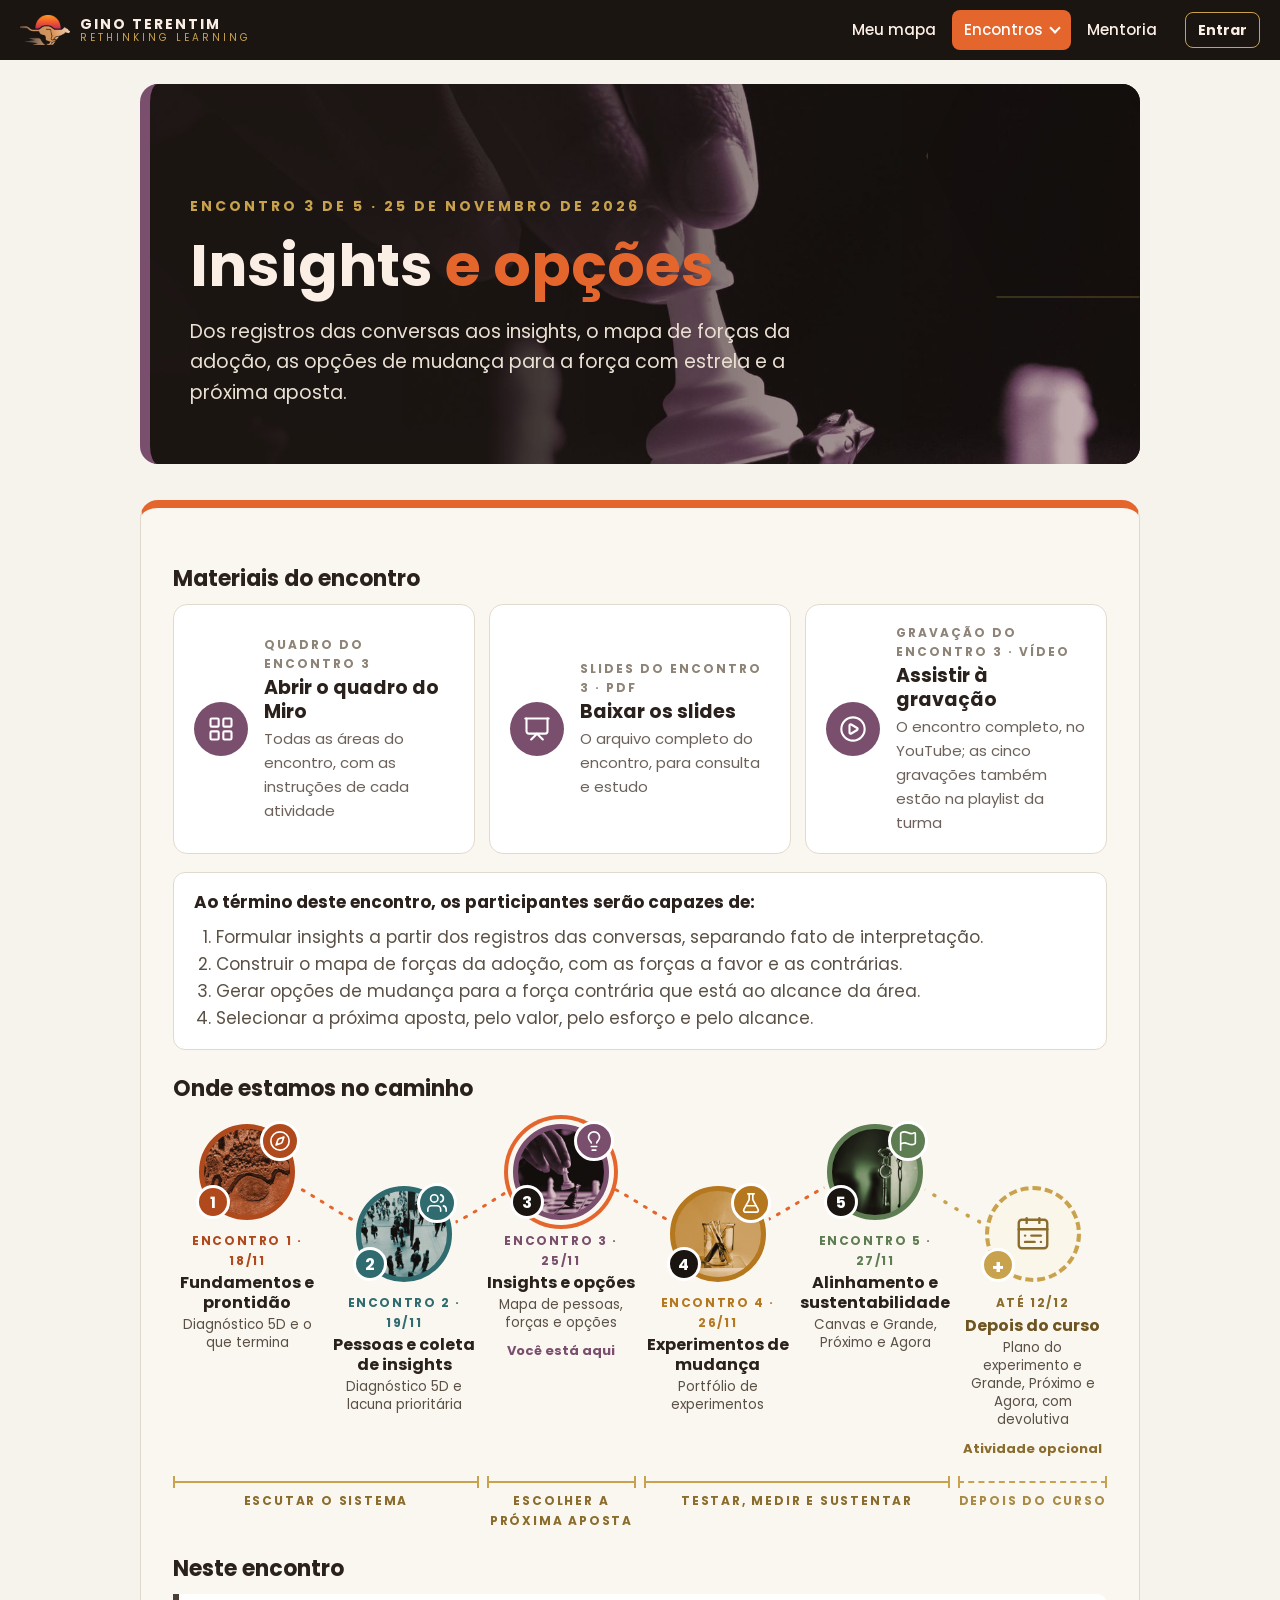
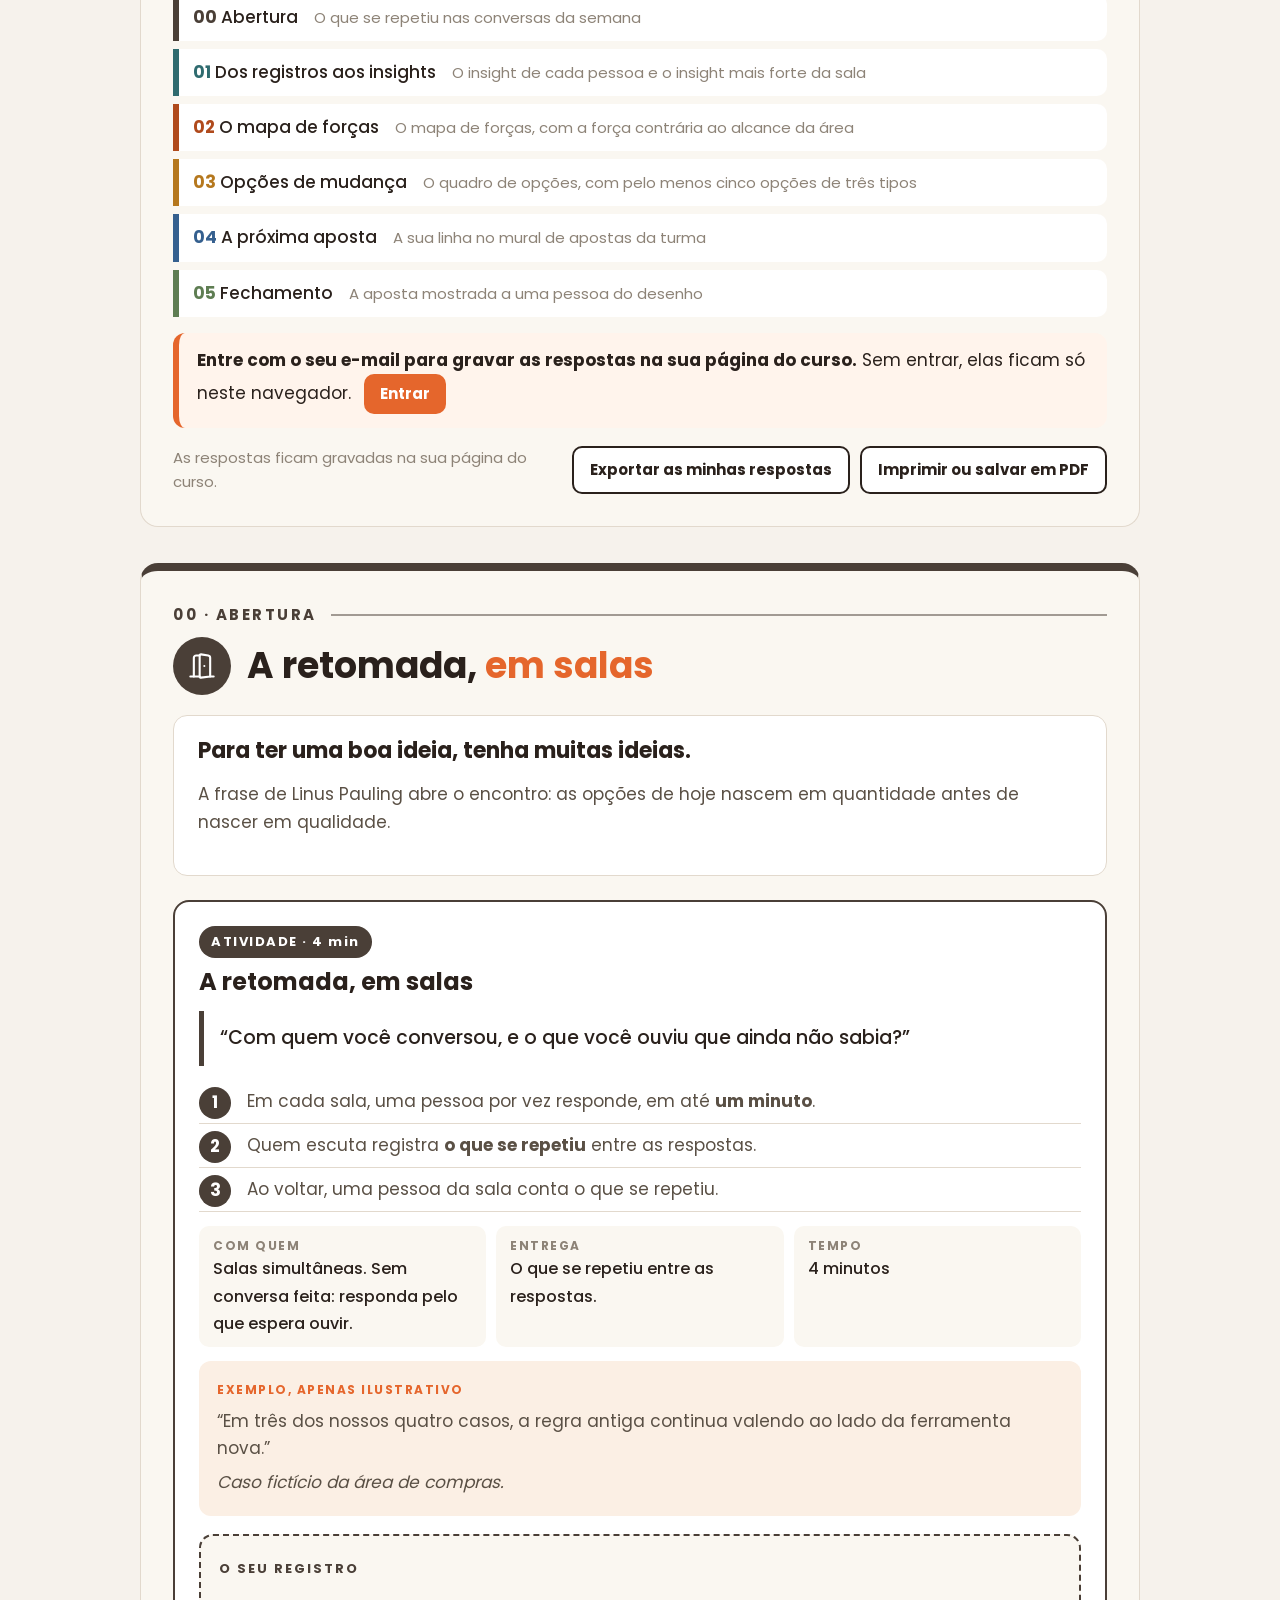
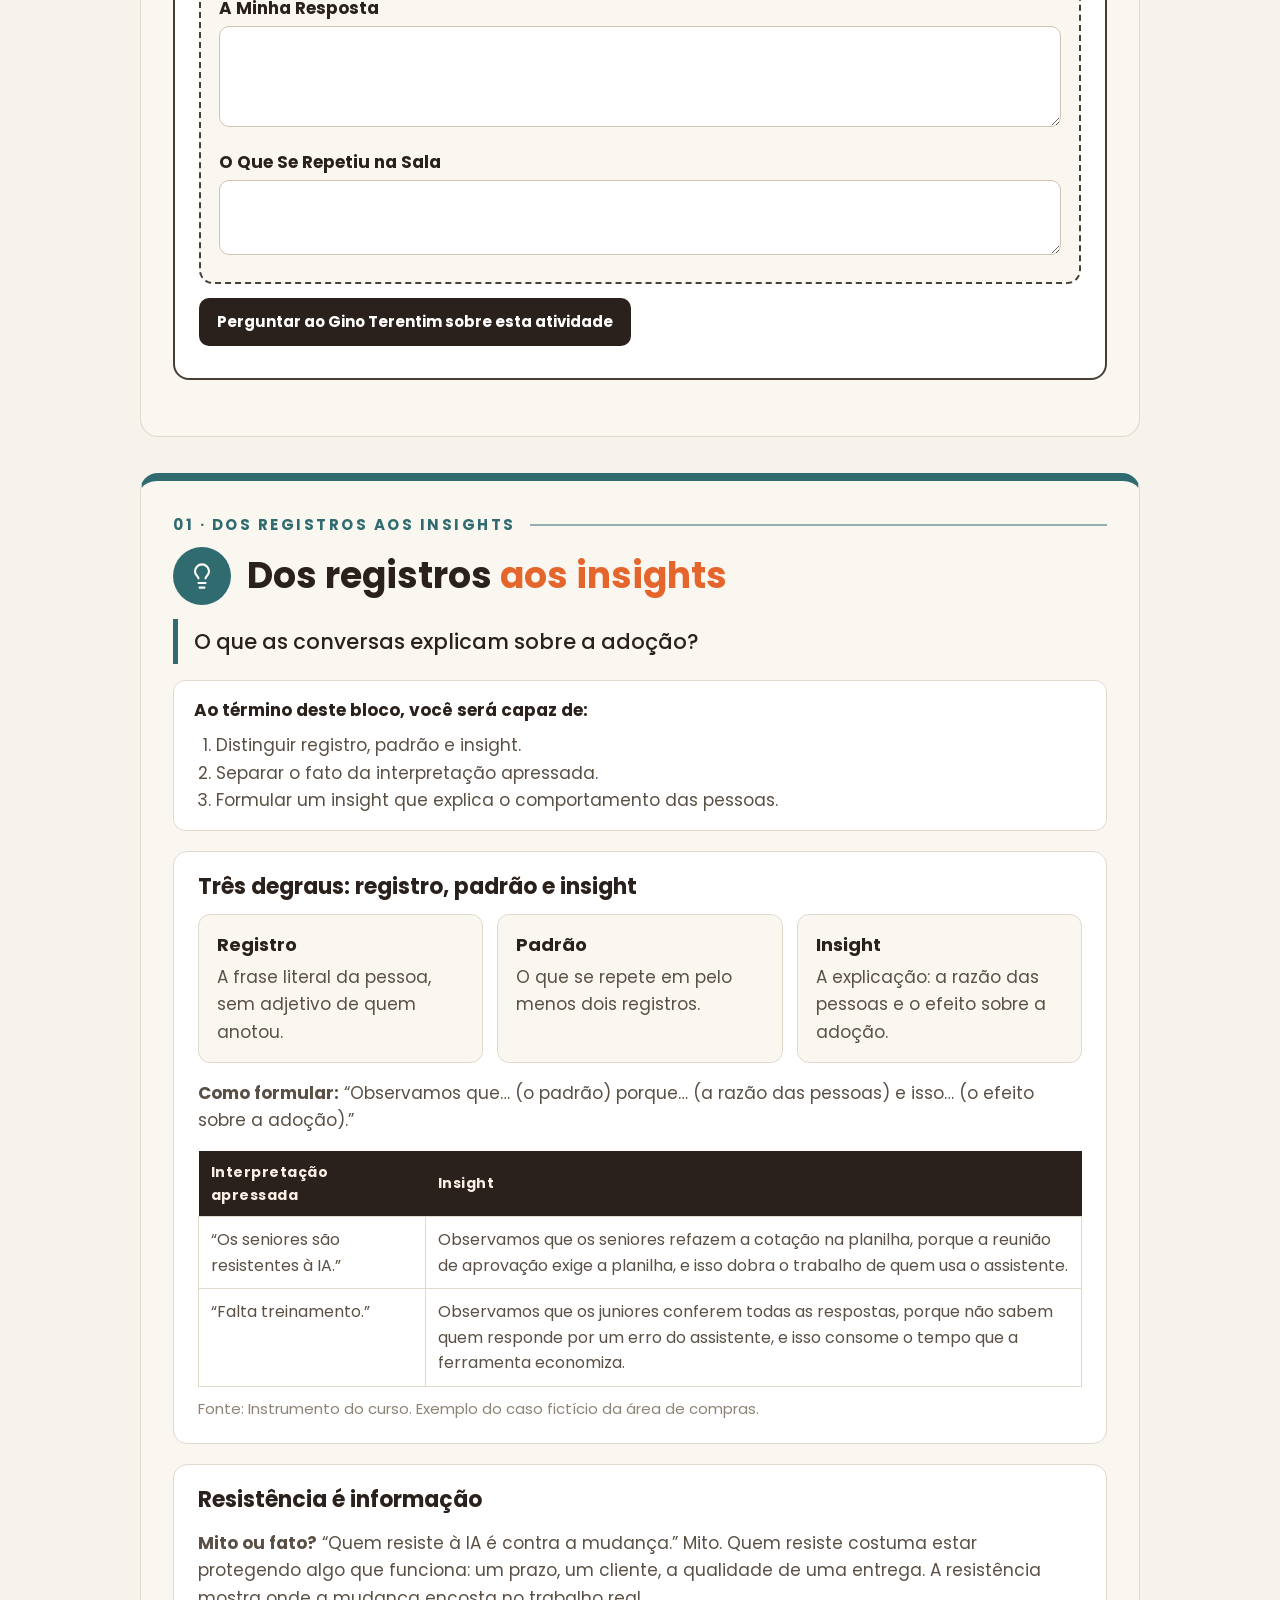
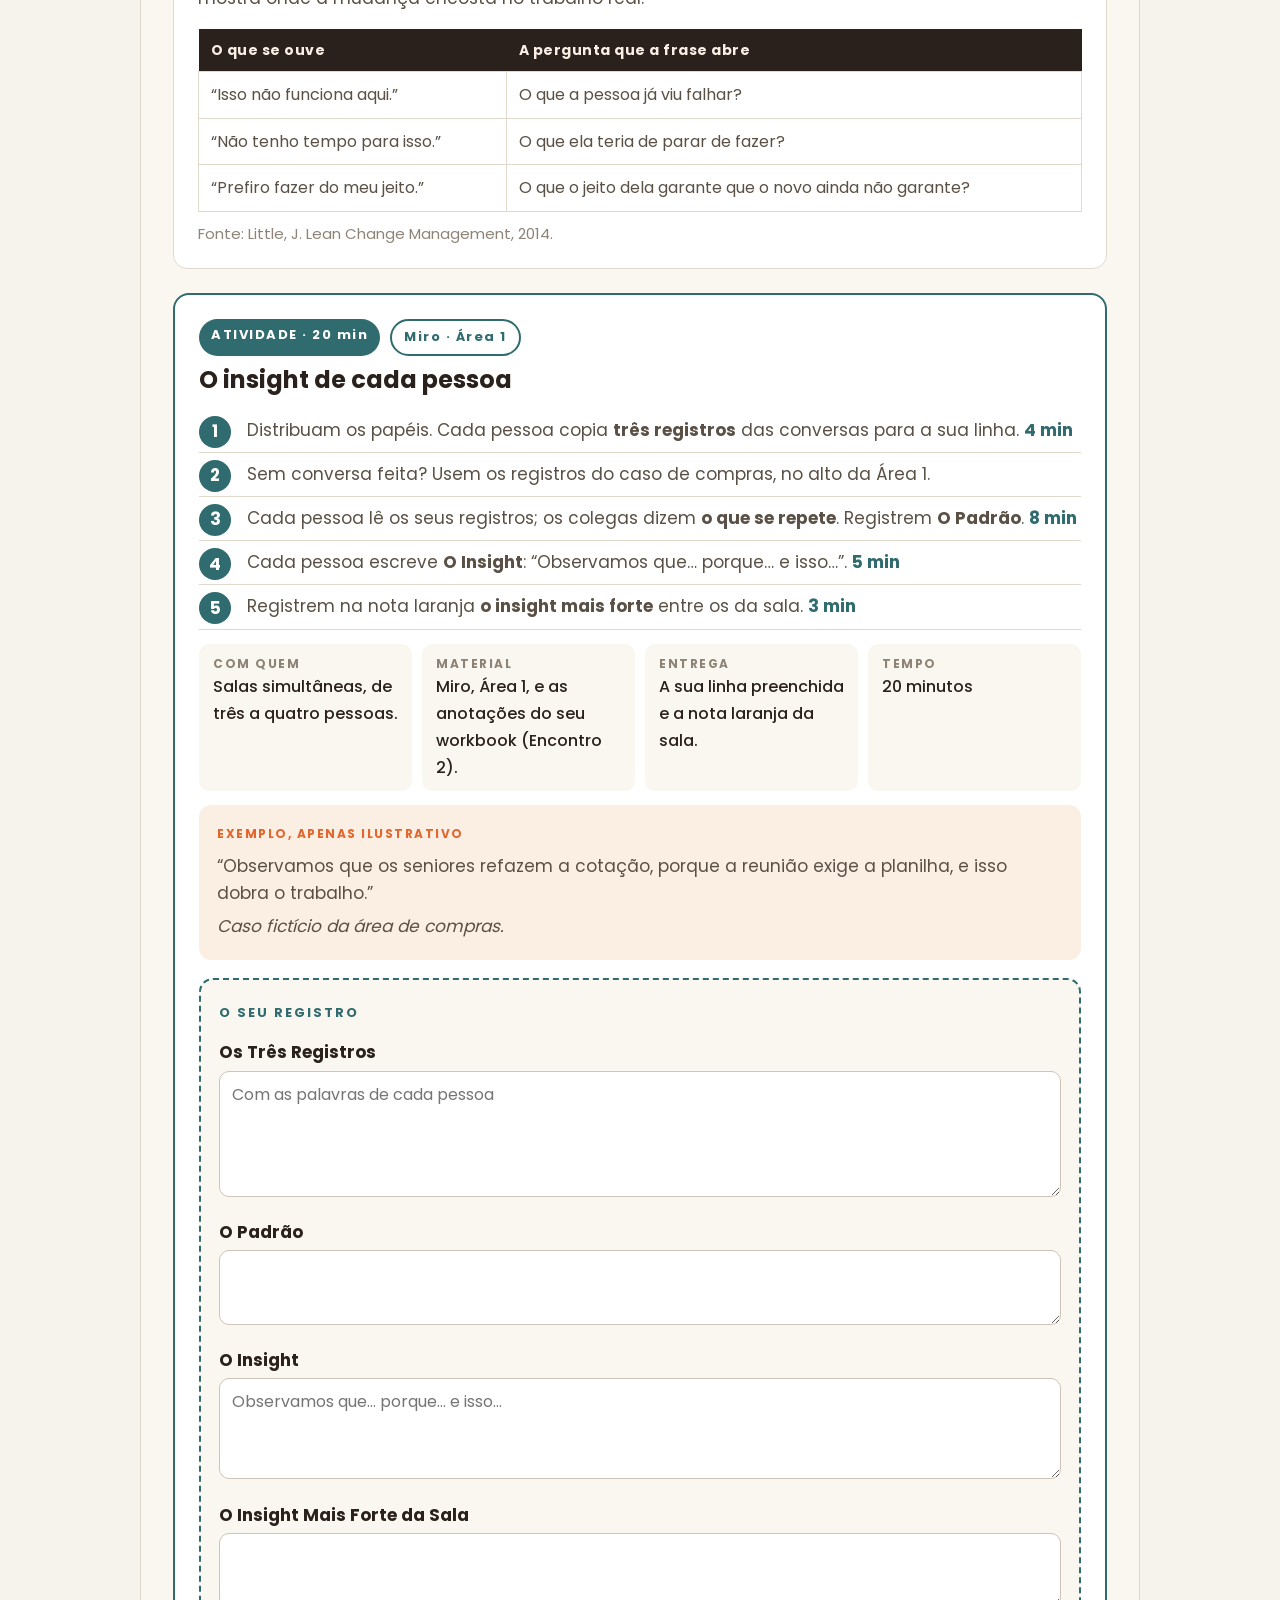
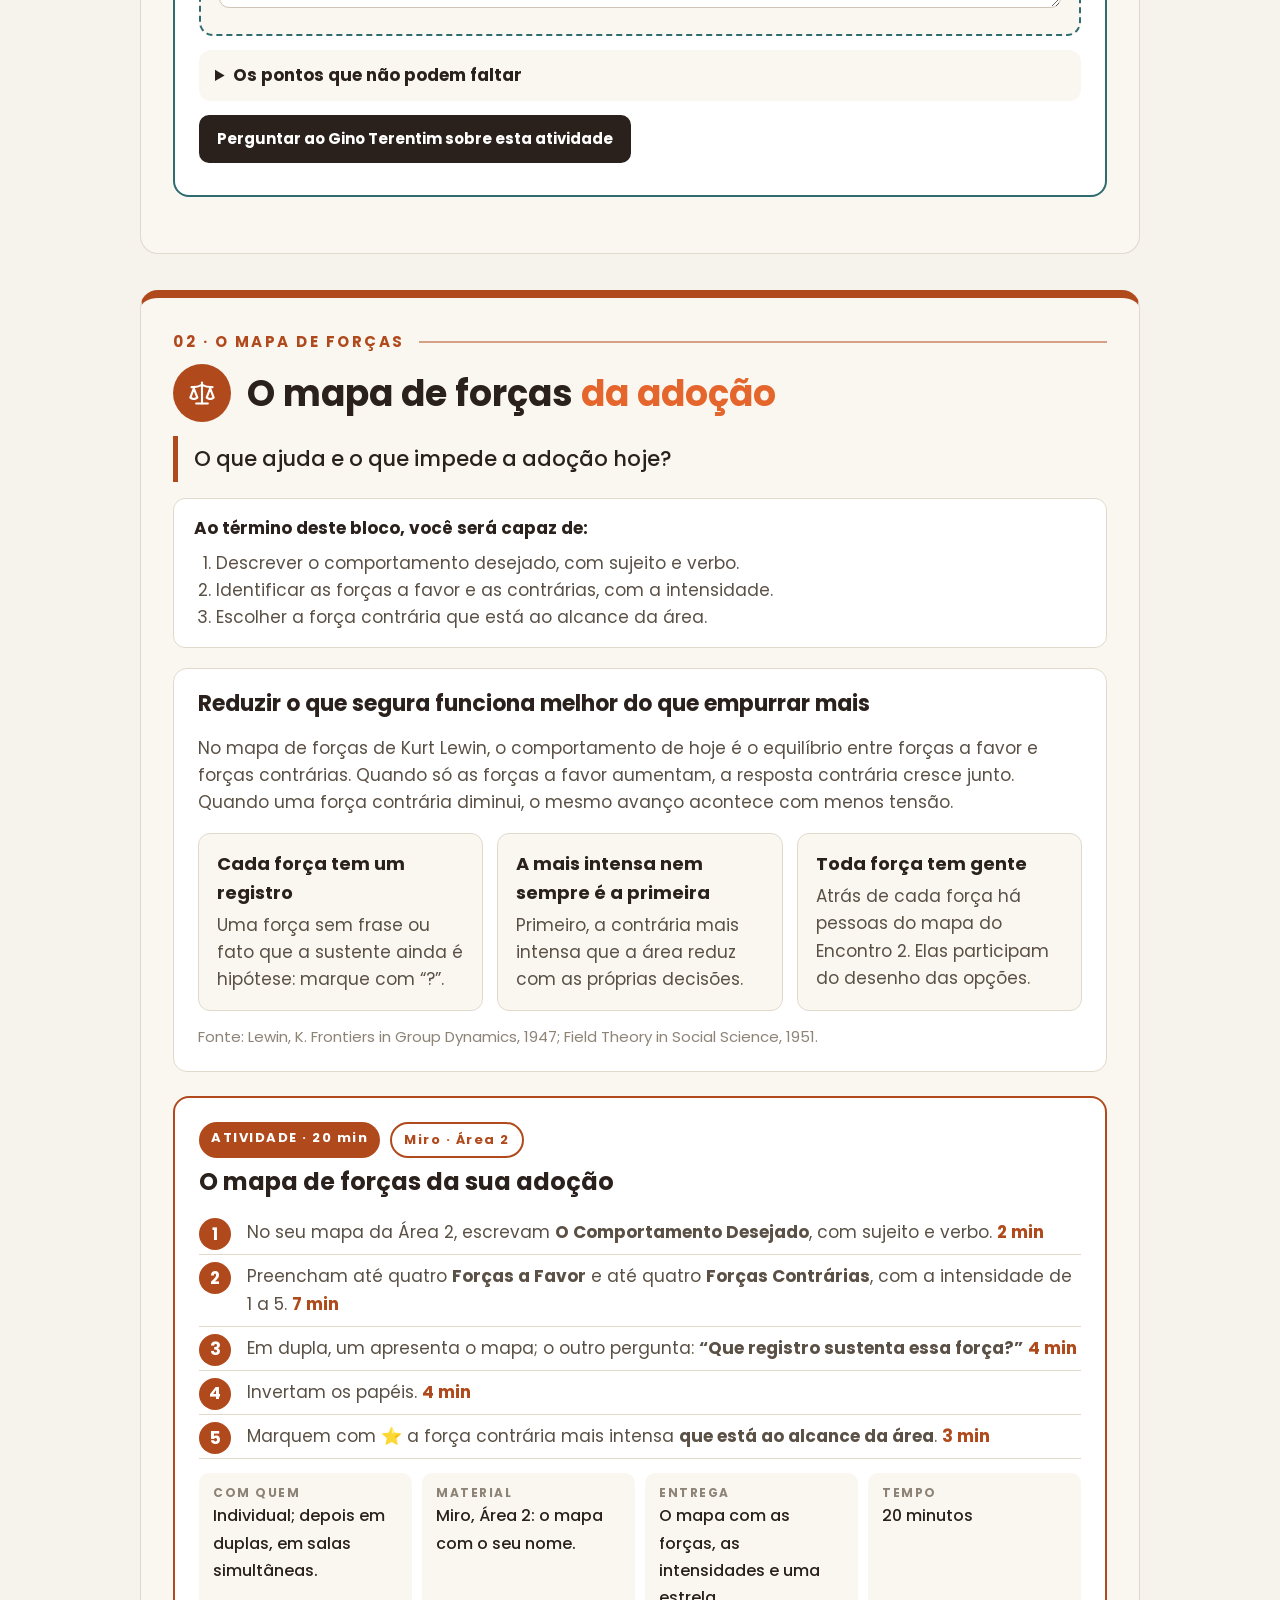
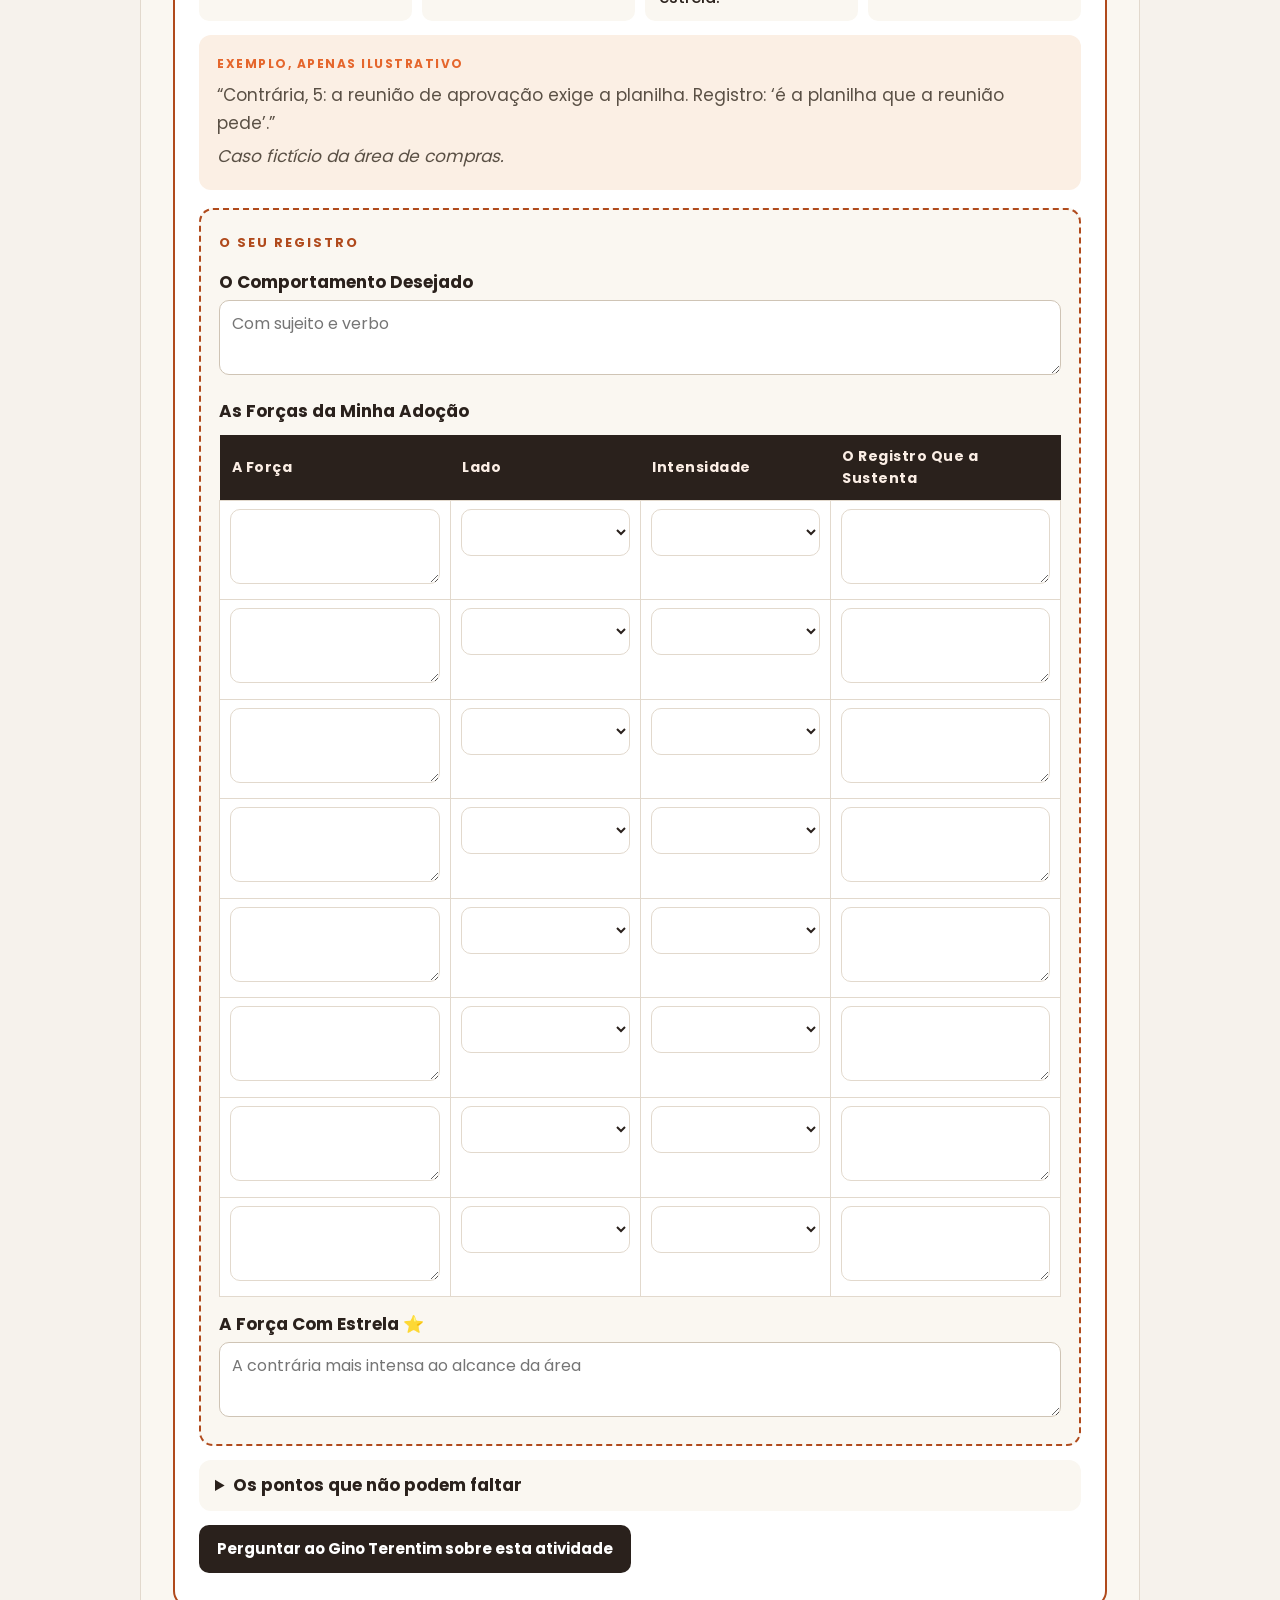
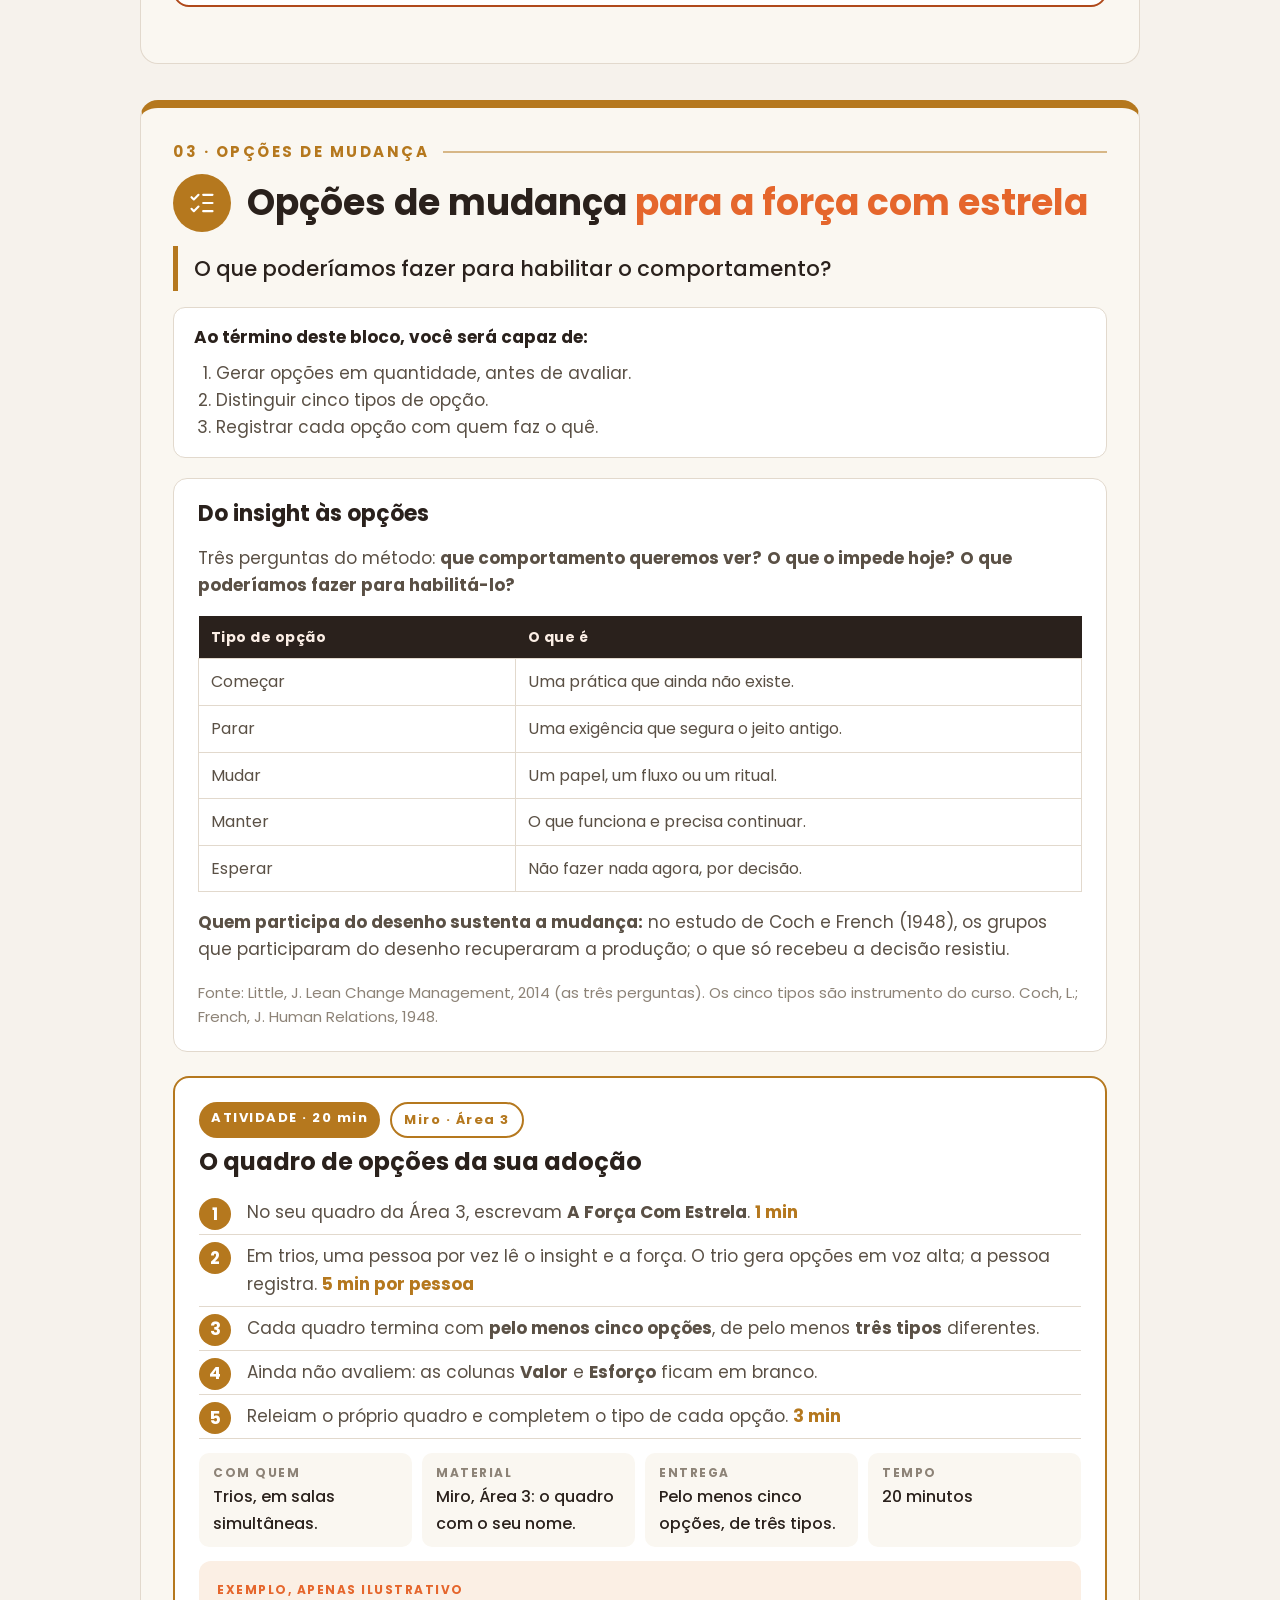
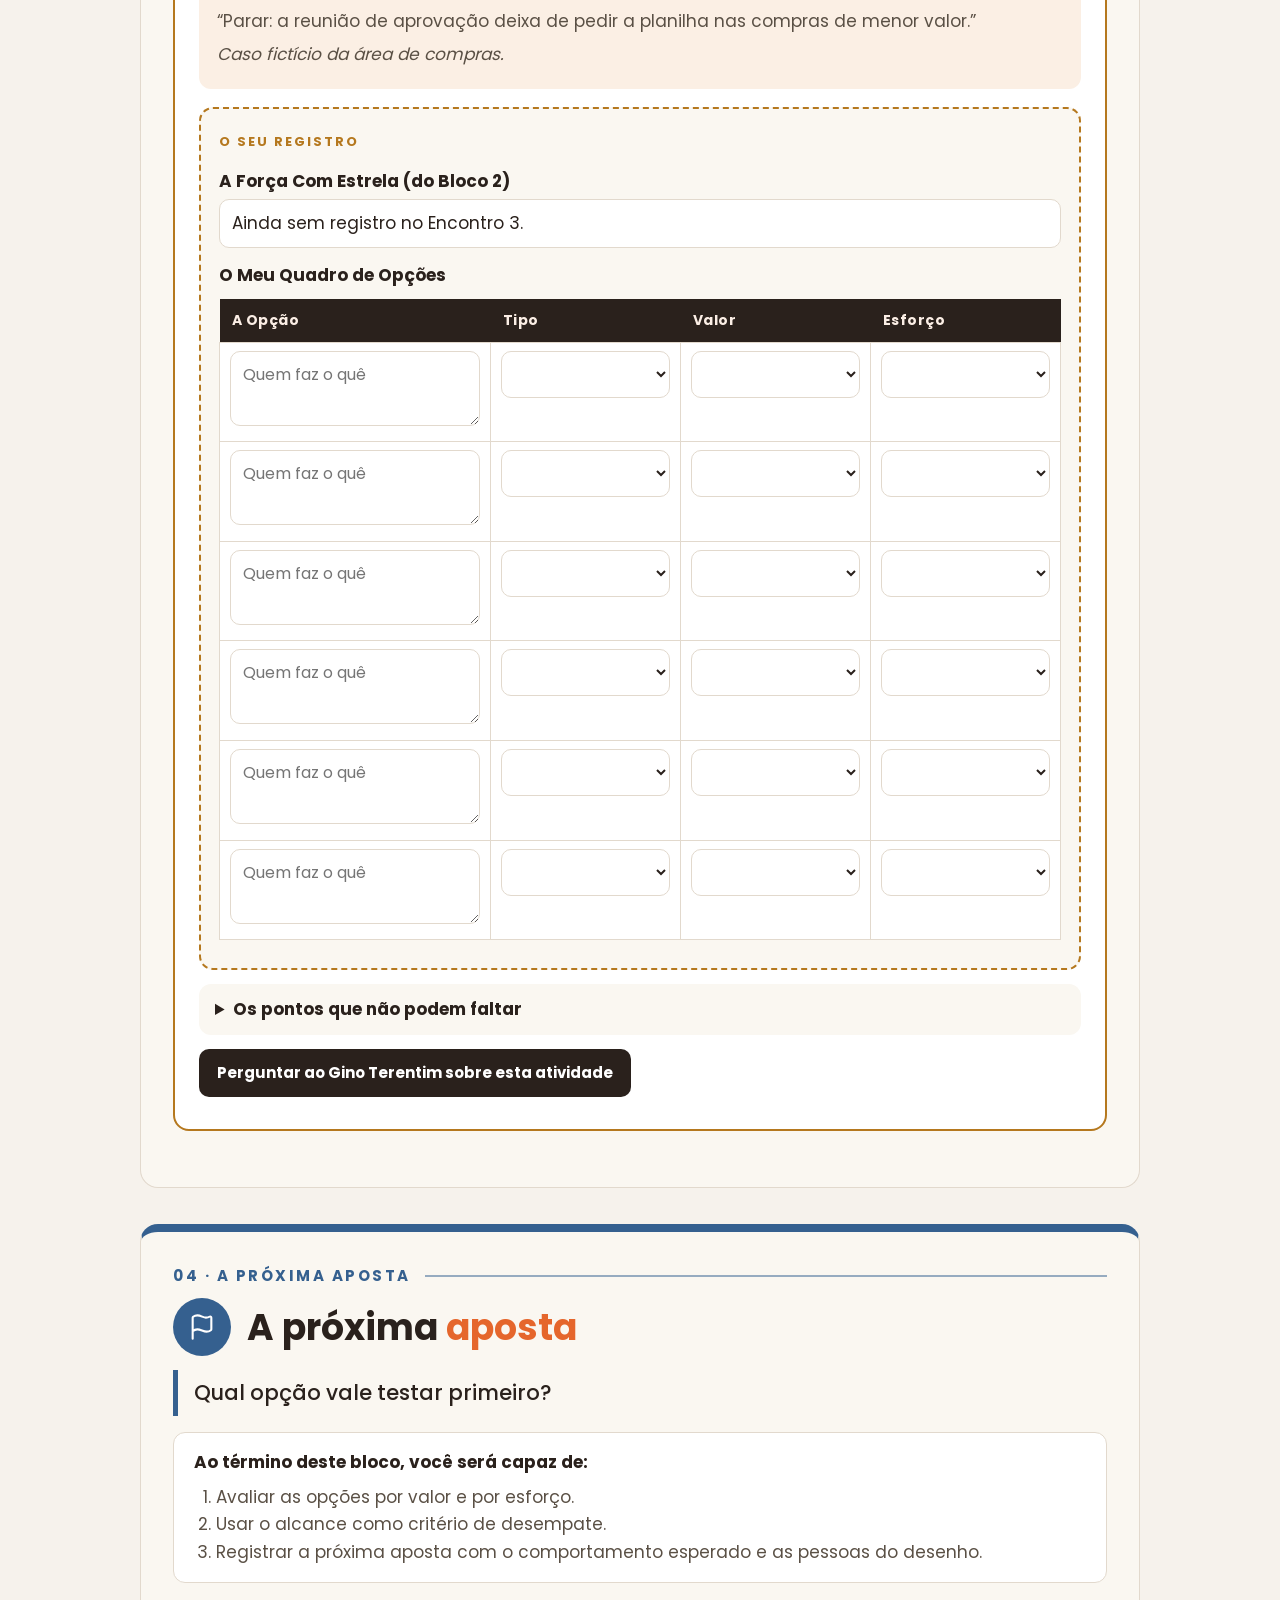
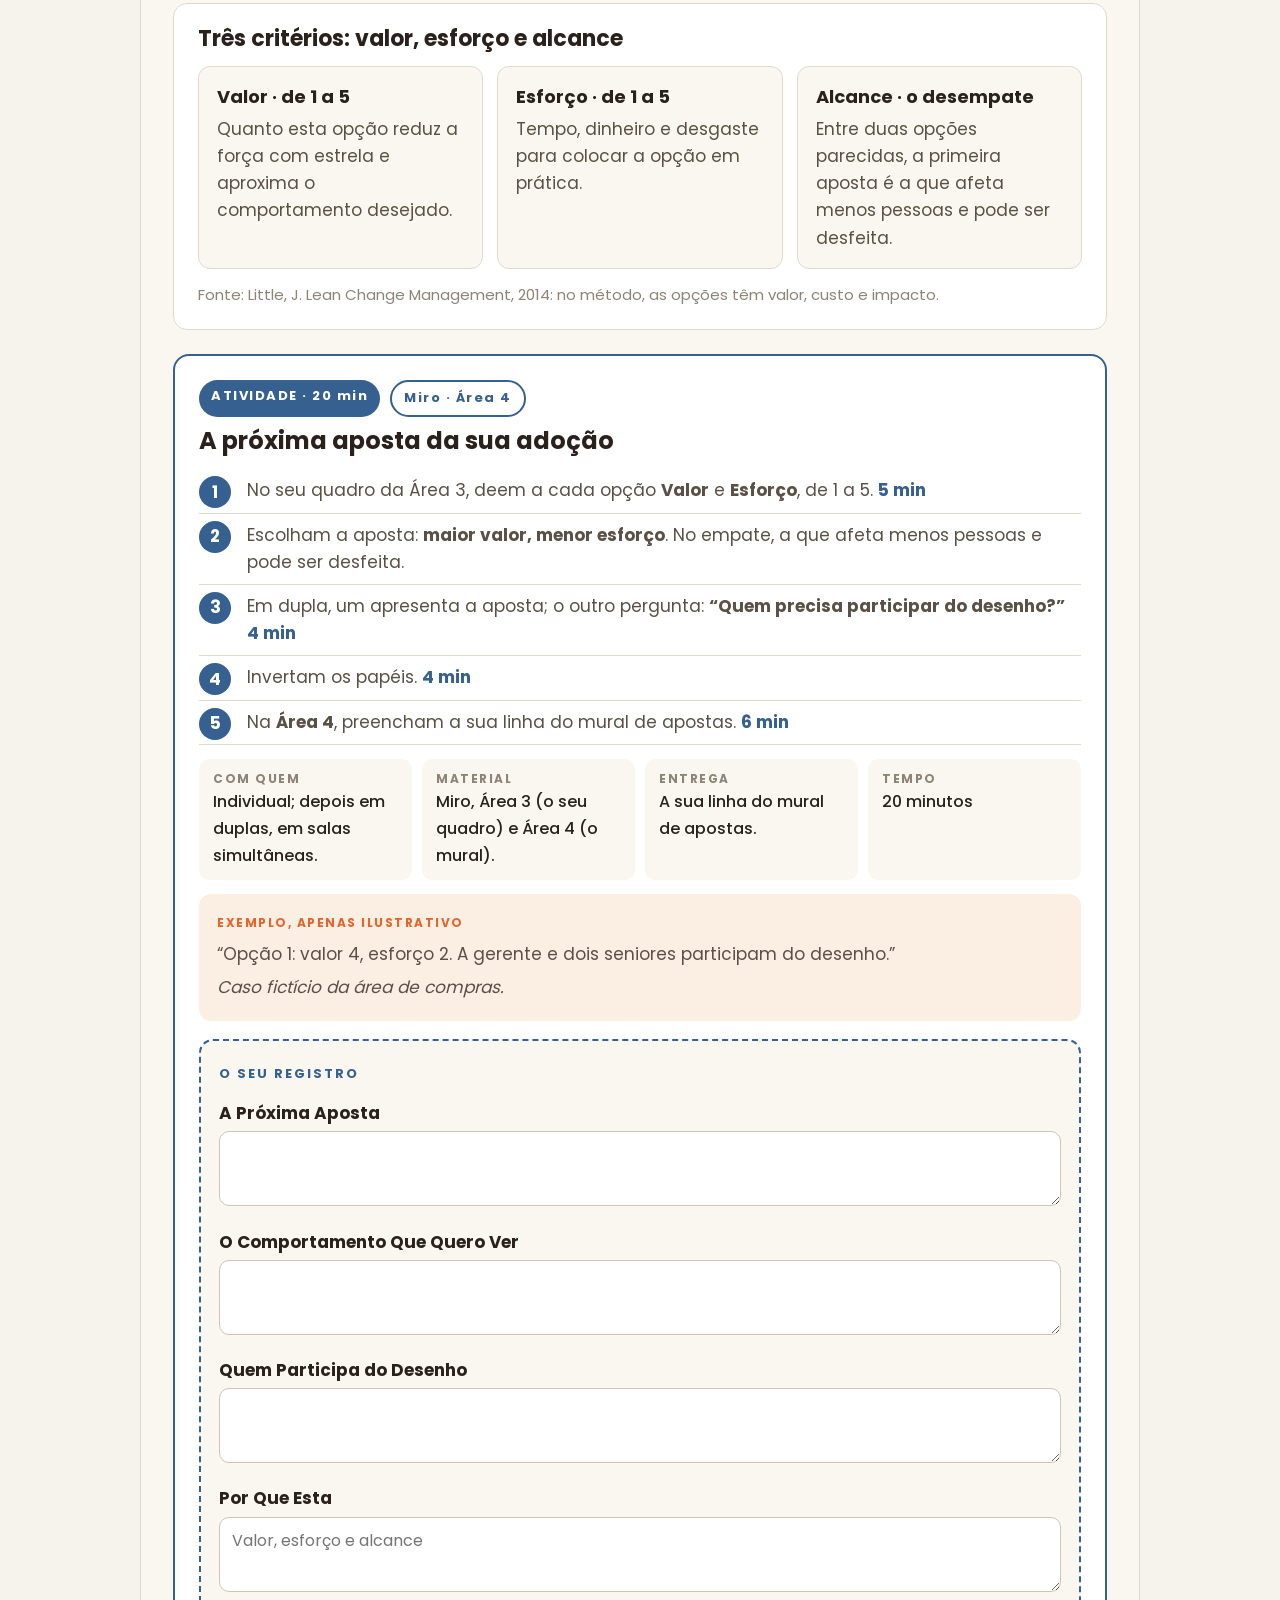
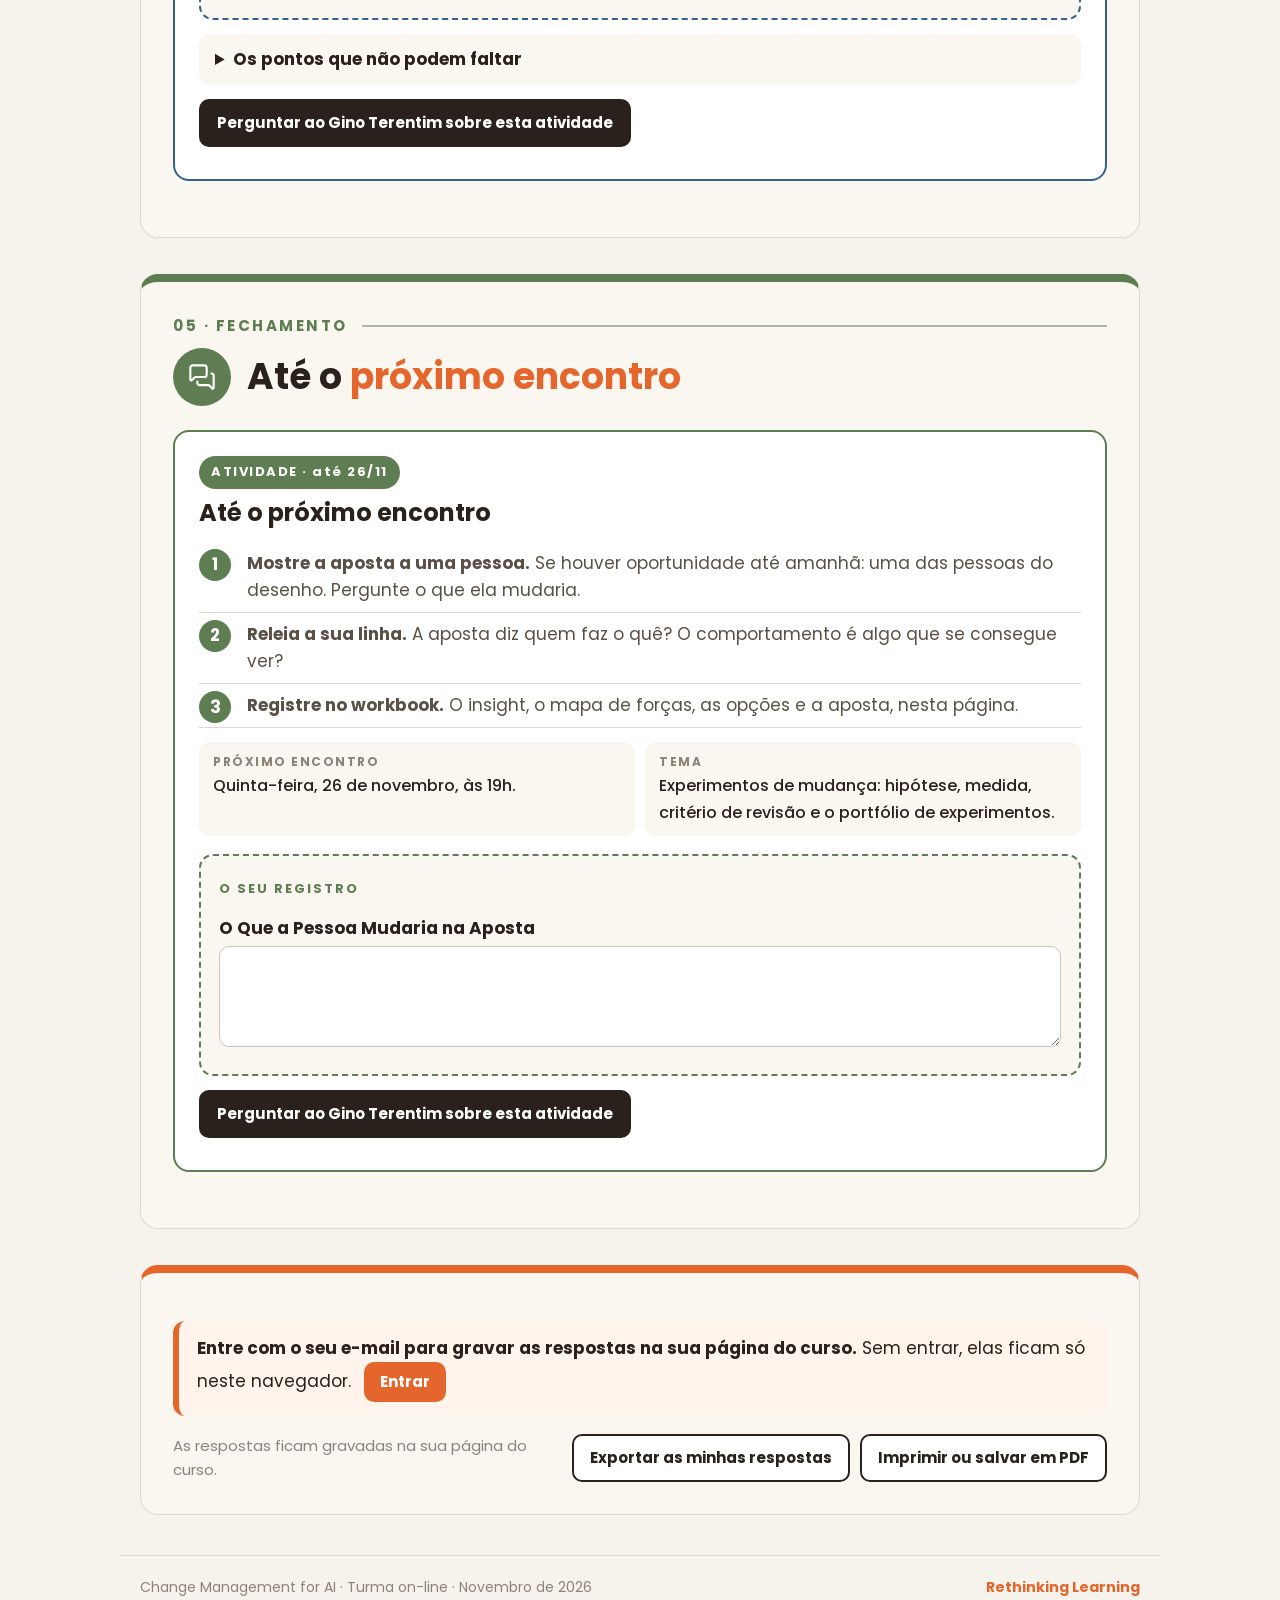
<file: docs/e3.html>
<!doctype html>
<html lang="pt-BR"><head><meta charset="utf-8"><meta name="viewport" content="width=device-width,initial-scale=1">
<title>CM4AI · Workbook · Encontro 3</title><meta name="robots" content="noindex">
<style>@font-face{font-family:Poppins;font-weight:400;src:url(fonts/Poppins-Regular.ttf) format('truetype');font-display:swap}@font-face{font-family:Poppins;font-weight:500;src:url(fonts/Poppins-Medium.ttf) format('truetype');font-display:swap}@font-face{font-family:Poppins;font-weight:700;src:url(fonts/Poppins-Bold.ttf) format('truetype');font-display:swap}:root{--lar:#E5662C;--tinta:#2A211C;--corpo:#5A5045;--linha:#E2D9CD;--fraco:#8D8377;--claro:#F6F2EC;--papel:#FAF7F1;--escuro:#1B1512;--ouro:#C9A24D;--tom:#E5662C}
*{box-sizing:border-box}
html{scroll-behavior:smooth}
body{margin:0;font-family:Poppins,system-ui,sans-serif;font-size:17px;line-height:1.6;color:var(--corpo);background:var(--claro)}
a{color:var(--lar)}
h1,h2,h3{color:var(--tinta);line-height:1.2;margin:0 0 .5em}
h1 em,h2 em{font-style:normal;color:var(--lar)}
main{max-width:1040px;margin:0 auto;padding:0 20px 40px}
.topo{position:sticky;top:0;z-index:20;display:flex;align-items:center;gap:16px;flex-wrap:wrap;padding:10px 20px;background:var(--escuro);color:#FBEEE5}
.marca{display:flex;align-items:center;gap:10px;text-decoration:none;color:#FBEEE5}
.marca img{height:30px;width:auto}
.marca span{display:flex;flex-direction:column;line-height:1.15}
.marca b{font-size:14px;letter-spacing:2px}
.marca i{font-style:normal;font-size:10px;letter-spacing:3px;color:var(--ouro)}
.nav{margin-left:auto;display:flex;gap:4px;flex-wrap:wrap}
.nav a{color:#FBEEE5;text-decoration:none;font-size:15px;font-weight:500;padding:8px 12px;border-radius:8px}
.nav a:hover,.nav a.ativo{background:var(--lar);color:#fff}
.selo-prof{margin-left:auto;background:var(--lar);color:#fff;font-weight:700;font-size:13px;letter-spacing:2px;padding:6px 12px;border-radius:6px}
.capa{margin:24px 0 0;padding:56px 40px;border-radius:18px;background:var(--escuro);color:#EADFD3;position:relative;overflow:hidden;border-left:10px solid var(--tom)}
.capa:after{content:"";position:absolute;right:-70px;top:-70px;width:280px;height:280px;border:2px solid var(--ouro);opacity:.35;clip-path:polygon(25% 0,75% 0,100% 50%,75% 100%,25% 100%,0 50%);background:transparent;outline:2px solid var(--ouro)}
.capa__k{font-size:14px;font-weight:700;letter-spacing:3px;color:var(--ouro);margin:0 0 14px}
.capa h1{color:#FBEEE5;font-size:clamp(34px,6vw,58px);margin:0 0 16px}
.capa__l{font-size:19px;max-width:720px;margin:0}
.bloco{margin:36px 0 0;padding:32px;background:var(--papel);border:1px solid var(--linha);border-radius:18px;border-top:8px solid var(--tom)}
.bloco--abre{border-top-color:var(--lar)}
.eyebrow{display:flex;align-items:center;gap:14px;color:var(--tom);font-weight:700;font-size:15px;letter-spacing:2.5px;margin-bottom:10px}
.eyebrow i{flex:1;height:2px;background:var(--tom);opacity:.5}
.bloco h2{font-size:clamp(26px,4vw,36px)}
.bloco h3{font-size:22px;margin-top:1.2em}
.pergunta{font-size:21px;font-weight:500;color:var(--tinta);border-left:5px solid var(--tom);padding:6px 0 6px 16px;margin:14px 0}
.pergunta--at{font-size:19px;background:#fff;border-radius:0 10px 10px 0;padding:12px 16px}
.capaz{background:#fff;border:1px solid var(--linha);border-radius:12px;padding:16px 20px;margin:16px 0}
.capaz b{color:var(--tinta)}
.capaz ol{margin:8px 0 0;padding-left:22px}
.conceito{background:#fff;border:1px solid var(--linha);border-radius:14px;padding:22px 24px;margin:20px 0}
.conceito h3{margin-top:0}
.fonte{font-size:15px;color:var(--fraco);margin:10px 0 0}
.regua{background:#B04A1C;color:#FDEFE6;border-radius:14px;padding:24px;margin:20px 0}
.regua h3{color:#fff;margin-top:0}
.regua__q{font-size:22px;font-weight:700;color:#fff}
.regua .cards3>div{background:rgba(255,255,255,.12);border:0;color:#FDEFE6}
.regua .cards3 b{color:#fff}
.regua .tabela--ler{background:#fff;color:var(--corpo)}
.cards3{display:grid;grid-template-columns:repeat(auto-fit,minmax(230px,1fr));gap:14px;margin:14px 0}
.cards3>div{background:var(--papel);border:1px solid var(--linha);border-radius:12px;padding:16px 18px}
.cards3 b{display:block;color:var(--tinta);font-size:18px;margin-bottom:4px}
.cards3 p{margin:0}
.cards3 i{display:block;margin-top:8px;color:var(--fraco)}
.cards2{display:grid;grid-template-columns:repeat(auto-fit,minmax(260px,1fr));gap:16px;margin:24px 0 8px}
.cartao{display:flex;flex-direction:column;gap:6px;padding:22px;border-radius:14px;background:var(--tom);color:#fff;text-decoration:none}
.cartao span{font-size:13px;font-weight:700;letter-spacing:2px;opacity:.85}
.cartao b{font-size:22px;line-height:1.2}
.cartao i{font-style:normal;opacity:.9}
.nota-pe{color:var(--fraco);font-size:15px}
.caminho{display:grid;grid-template-columns:repeat(5,1fr);gap:10px;margin:16px 0}
.caminho__p{display:flex;flex-direction:column;align-items:center;text-align:center;gap:4px;padding:14px 8px;border-radius:12px;background:#fff;border:2px solid var(--linha);text-decoration:none;color:var(--corpo)}
.caminho__g{font-size:11px;font-weight:700;letter-spacing:1.5px;color:var(--fraco);text-transform:uppercase;min-height:34px}
.caminho__n{width:52px;height:52px;border-radius:50%;display:grid;place-items:center;font-weight:700;font-size:22px;color:var(--tom);border:3px solid var(--tom);background:var(--claro)}
.caminho__p b{color:var(--tinta);font-size:15px;line-height:1.25}
.caminho__p small{font-size:13px}
.caminho__p em{font-style:normal;font-size:13px;font-weight:500;color:var(--tom)}
.caminho__p.feito .caminho__n,.caminho__p.aqui .caminho__n{background:var(--tom);color:#fff}
.caminho__p.aqui{border-color:var(--lar);box-shadow:0 0 0 3px rgba(229,102,44,.25)}
.indice{list-style:none;padding:0;margin:10px 0;display:grid;gap:8px}
.indice li{display:flex;flex-wrap:wrap;gap:6px 16px;align-items:baseline;background:#fff;border-left:6px solid var(--tom);border-radius:0 10px 10px 0;padding:10px 14px}
.indice a{color:var(--tinta);text-decoration:none;font-weight:500}
.indice a b{color:var(--tom)}
.indice span{color:var(--fraco);font-size:15px}
.atividade{background:#fff;border:2px solid var(--tom);border-radius:16px;padding:24px;margin:24px 0}
.atividade__cab{display:flex;gap:10px;flex-wrap:wrap;margin-bottom:10px}
.selo{display:inline-block;background:var(--tom);color:#fff;font-weight:700;font-size:13px;letter-spacing:1.5px;padding:6px 12px;border-radius:999px;text-decoration:none}
.selo--miro{background:#fff;color:var(--tom);border:2px solid var(--tom)}
.selo--mentor{background:#FBEFE4;color:#B04A1C;border:2px solid #E5662C}
.atividade h3{margin-top:4px;font-size:24px}
.passos{padding-left:0;list-style:none;counter-reset:p;margin:14px 0}
.passos li{counter-increment:p;position:relative;padding:8px 0 8px 48px;border-bottom:1px solid var(--linha)}
.passos li:before{content:counter(p);position:absolute;left:0;top:7px;width:32px;height:32px;border-radius:50%;background:var(--tom);color:#fff;font-weight:700;display:grid;place-items:center}
.passos li i{font-style:normal;font-weight:700;color:var(--tom);white-space:nowrap}
.meta{display:grid;grid-template-columns:repeat(auto-fit,minmax(200px,1fr));gap:10px;margin:14px 0}
.meta div{background:var(--papel);border-radius:10px;padding:10px 14px}
.meta span{display:block;font-size:12px;font-weight:700;letter-spacing:1.5px;text-transform:uppercase;color:var(--fraco)}
.meta b{font-weight:500;color:var(--tinta);font-size:16px}
.exemplo{background:#FBEFE4;border-radius:12px;padding:14px 18px;margin:14px 0}
.exemplo>span{font-size:12px;font-weight:700;letter-spacing:1.5px;color:var(--lar)}
.exemplo p{margin:6px 0}
.registro{border:2px dashed var(--tom);border-radius:14px;padding:18px;margin:18px 0 6px;background:var(--papel)}
.registro__t{font-size:13px;font-weight:700;letter-spacing:2px;color:var(--tom)}
.campo{margin:14px 0 0}
.campo label{display:block;color:var(--tinta);margin-bottom:4px}
.dica{margin:0 0 6px;font-size:15px;color:var(--fraco)}
textarea,input[type=text],select{width:100%;font:inherit;font-size:16px;color:var(--tinta);background:#fff;border:1.5px solid #CFC4B5;border-radius:10px;padding:10px 12px}
textarea{resize:vertical;min-height:52px}
textarea:focus,input:focus,select:focus{outline:3px solid rgba(229,102,44,.35);border-color:var(--lar)}
.espelho__v{background:#fff;border:1.5px solid var(--linha);border-radius:10px;padding:10px 12px;color:var(--tinta);white-space:pre-wrap}
.notas{display:grid;grid-template-columns:repeat(auto-fit,minmax(130px,1fr));gap:10px}
.banco{margin:4px 0 8px}
.lacunas,.associar{padding-left:22px;margin:8px 0 12px}
.lacunas li,.associar li{margin:8px 0}
.lacuna{width:74px!important;display:inline-block;text-align:center;font-weight:700}
.associar li{display:grid;grid-template-columns:1fr minmax(200px,260px);gap:12px;align-items:center}
.certo{border-color:#3F7D4E!important;background:#E9F4EA!important}
.errado{border-color:#B8432F!important;background:#FBE9E5!important}
.tabela-w{overflow-x:auto;margin:10px 0}
.tabela{width:100%;border-collapse:collapse;font-size:16px}
.tabela th{background:var(--tinta);color:#FBEEE5;text-align:left;padding:10px 12px;font-size:14px;letter-spacing:.5px}
.tabela td{border:1px solid var(--linha);padding:8px 10px;vertical-align:top;background:#fff;min-width:190px}
.tabela--ler td{padding:10px 12px}
.tabela td textarea,.tabela td select{border-color:var(--linha)}
.mapa{position:relative;margin:16px 0 0;height:480px;background:#fff;border:1.5px solid var(--linha);border-radius:12px;overflow:hidden}
.mapa:before{content:"";position:absolute;left:50%;top:0;bottom:0;border-left:2px dashed var(--linha)}
.mapa:after{content:"";position:absolute;top:50%;left:0;right:0;border-top:2px dashed var(--linha)}
.mapa__q{position:absolute;font-size:12px;font-weight:700;letter-spacing:1px;color:var(--fraco);text-transform:uppercase;padding:8px 10px;z-index:1}
.mapa__n{position:absolute;z-index:2;max-width:42%;font-size:14px;line-height:1.25;font-weight:500;color:var(--tinta);padding:6px 9px;border-radius:6px;box-shadow:0 1px 0 rgba(0,0,0,.15)}
.pontos{margin:14px 0 0;background:var(--papel);border-radius:12px;padding:12px 16px}
.pontos summary{cursor:pointer;font-weight:700;color:var(--tinta)}
.btn{display:inline-block;font:inherit;font-size:15px;font-weight:700;border-radius:10px;padding:10px 16px;cursor:pointer;text-decoration:none;border:2px solid transparent}
.btn--sec{background:#fff;color:var(--tinta);border-color:var(--tinta)}
.btn--mentor{background:var(--tinta);color:#fff}
.mentor{margin:14px 0 0}
.barra{display:flex;flex-wrap:wrap;gap:10px;align-items:center;margin:18px 0 0}
.barra__s{flex:1;min-width:220px;color:var(--fraco);font-size:15px}
.prof{margin:16px 0 0;background:#2A211C;color:#EADFD3;border-radius:12px;padding:16px 20px}
.prof>span{font-size:12px;font-weight:700;letter-spacing:2px;color:var(--ouro)}
.prof__resp{background:rgba(255,255,255,.08);border-radius:10px;padding:10px 14px;margin-top:10px}
.prof__resp b{color:#fff;display:block}
.rodape{max-width:1040px;margin:0 auto;padding:20px;display:flex;justify-content:space-between;gap:12px;flex-wrap:wrap;font-size:14px;color:var(--fraco);border-top:1px solid var(--linha)}
.rodape span:last-child{color:var(--lar);font-weight:700}
@media(max-width:760px){
 body{font-size:16px}.bloco{padding:20px}.capa{padding:36px 22px}
 .caminho{grid-template-columns:1fr 1fr}.caminho__g{min-height:0}
 .associar li{grid-template-columns:1fr}
 .tabela[data-tabela] thead{display:none}
 .tabela[data-tabela] tr{display:block;margin-bottom:14px;border:1px solid var(--linha);border-radius:10px;overflow:hidden}
 .tabela[data-tabela] td{display:block;border:0;border-bottom:1px solid var(--linha)}
 .tabela[data-tabela] td:before{content:attr(data-th);display:block;font-size:12px;font-weight:700;letter-spacing:1px;color:var(--fraco);text-transform:uppercase;margin-bottom:4px}
 .mapa{height:420px}
}
@media print{
 .topo,.barra,.mentor,.btn{display:none!important}
 body{background:#fff;font-size:12pt}.bloco,.atividade,.conceito{break-inside:avoid-page;box-shadow:none}
 .bloco{break-inside:auto}.capa{background:#fff;color:#000;border:2px solid #000}.capa h1{color:#000}.capa__k{color:#000}
 textarea,input,select{border:1px solid #999}
 details.pontos{display:block}
}

/* ===== camada 2026-11 · mapa de navegação, conta e capas com foto ===== */
.btn{background:var(--lar);color:#fff}
.btn--sec{background:#fff;color:var(--tinta);border-color:var(--tinta)}
.btn--mentor{background:var(--tinta);color:#fff}
.btn--grande{font-size:17px;padding:14px 22px;margin-top:18px;width:100%}
.btn:hover{filter:brightness(1.06)}
.disco{flex:none;display:inline-grid;place-items:center;width:54px;height:54px;border-radius:50%;background:var(--tom)}
.disco svg{display:block}
.capa--foto{background-color:var(--escuro);background-image:var(--foto,none);background-position:right center;background-size:cover;background-repeat:no-repeat;min-height:380px;display:flex;flex-direction:column;justify-content:flex-end}
.capa--foto .capa__l,.capa--foto h1,.capa--foto .capa__k{max-width:640px;position:relative;z-index:1}
.capa--foto:after{opacity:.22}
.conta{display:flex;align-items:center;gap:10px;font-size:14px;color:#FBEEE5}
.conta a{color:#FBEEE5;font-weight:700;text-decoration:none;border:1.5px solid var(--ouro);padding:6px 12px;border-radius:8px}
.conta span{font-weight:700}
.conta__sair{font:inherit;font-size:13px;background:transparent;color:var(--ouro);border:1.5px solid var(--ouro);border-radius:8px;padding:5px 10px;cursor:pointer}
.aviso-conta{margin:16px 0 0;padding:14px 18px;border-radius:12px;background:#FFF4EC;border-left:6px solid var(--lar);color:var(--tinta)}
.aviso-conta .btn{margin-left:8px;padding:6px 14px}
.barra__s--ok{color:#4B6A41;font-weight:500}
.barra__s--ok:before{content:"";display:inline-block;width:9px;height:9px;border-radius:50%;background:#5E7D52;margin-right:8px;vertical-align:1px}
/* entrada */
.entrada{margin:28px 0 0;display:grid;grid-template-columns:minmax(0,1.05fr) minmax(0,1fr);gap:28px;align-items:start}
.entrada[hidden]{display:none}
.entrada__f{padding:32px;background:var(--papel);border:1px solid var(--linha);border-top:8px solid var(--lar);border-radius:18px}
.entrada__f h2{font-size:clamp(26px,4vw,34px)}
.entrada__f label{display:block;margin:16px 0 6px;color:var(--tinta)}
.entrada__f input{font-size:18px;padding:12px 14px}
.entrada__f input[name=codigo]{letter-spacing:10px;max-width:200px}
.entrada__aviso{min-height:1.6em;margin:12px 0 0;color:var(--corpo);font-weight:500}
.entrada__aviso--erro{color:#A33B12}
.entrada__passos{list-style:none;margin:0;padding:12px 0 0;display:flex;flex-direction:column;gap:22px;position:relative}
.entrada__passos:before{content:"";position:absolute;left:26px;top:40px;bottom:40px;border-left:2.5px dashed var(--ouro)}
.entrada__passos li{display:flex;gap:18px;align-items:flex-start;position:relative}
.entrada__passos b{display:block;color:var(--tinta);font-size:19px;margin-top:6px}
.entrada__passos p{margin:2px 0 0}
/* mapa do curso */
.mapa-curso{margin:36px 0 0;padding:36px 32px 32px;border-radius:18px;border:1px solid var(--linha);position:relative;overflow:hidden;
  background:var(--papel) url("data:image/svg+xml,%3Csvg%20xmlns%3D%22http%3A//www.w3.org/2000/svg%22%20width%3D%221000%22%20height%3D%22560%22%20viewBox%3D%220%200%201000%20560%22%3E%3Cg%20fill%3D%22none%22%20stroke%3D%22%23C9A24D%22%20stroke-opacity%3D%22.28%22%20stroke-width%3D%221.1%22%3E%3Cpath%20d%3D%22M219.3%2C150.0%20L220.1%2C152.6%20L220.0%2C155.2%20L219.1%2C157.8%20L217.5%2C160.1%20L215.2%2C162.2%20L212.6%2C163.9%20L209.8%2C165.5%20L207.0%2C166.8%20L204.3%2C168.0%20L201.7%2C169.2%20L199.2%2C170.3%20L196.7%2C171.4%20L194.1%2C172.4%20L191.4%2C173.3%20L188.6%2C173.9%20L185.8%2C174.3%20L182.9%2C174.4%20L180.0%2C174.2%20L177.2%2C173.9%20L174.4%2C173.5%20L171.6%2C173.1%20L168.8%2C172.7%20L165.9%2C172.4%20L162.8%2C172.1%20L159.6%2C171.6%20L156.3%2C171.0%20L153.0%2C170.0%20L150.1%2C168.6%20L147.6%2C166.8%20L145.8%2C164.6%20L144.7%2C162.2%20L144.4%2C159.6%20L144.7%2C157.0%20L145.5%2C154.5%20L146.5%2C152.2%20L147.6%2C150.0%20L148.5%2C148.0%20L149.1%2C146.0%20L149.5%2C143.9%20L149.7%2C141.8%20L149.9%2C139.6%20L150.3%2C137.3%20L151.0%2C135.0%20L152.2%2C132.7%20L153.9%2C130.7%20L156.1%2C128.9%20L158.6%2C127.4%20L161.5%2C126.3%20L164.5%2C125.4%20L167.6%2C124.7%20L170.7%2C124.3%20L173.8%2C123.9%20L176.9%2C123.6%20L180.0%2C123.4%20L183.1%2C123.4%20L186.3%2C123.6%20L189.3%2C124.2%20L192.2%2C125.2%20L194.8%2C126.5%20L197.0%2C128.1%20L198.9%2C130.0%20L200.5%2C131.9%20L201.9%2C133.8%20L203.2%2C135.5%20L204.7%2C137.2%20L206.4%2C138.7%20L208.5%2C140.2%20L210.8%2C141.7%20L213.3%2C143.4%20L215.7%2C145.3%20L217.8%2C147.6%20L219.3%2C150.0Z%22/%3E%3Cpath%20d%3D%22M259.8%2C150.0%20L260.6%2C155.2%20L259.7%2C160.4%20L257.2%2C165.3%20L253.4%2C169.8%20L248.8%2C173.7%20L243.6%2C177.2%20L238.4%2C180.3%20L233.2%2C183.1%20L228.3%2C185.8%20L223.4%2C188.4%20L218.6%2C190.9%20L213.7%2C193.3%20L208.5%2C195.3%20L203.1%2C197.0%20L197.4%2C198.1%20L191.6%2C198.7%20L185.8%2C198.7%20L180.0%2C198.3%20L174.4%2C197.8%20L168.8%2C197.2%20L163.1%2C196.6%20L157.3%2C196.2%20L151.2%2C195.8%20L144.7%2C195.2%20L138.1%2C194.3%20L131.5%2C192.8%20L125.3%2C190.5%20L120.0%2C187.3%20L115.7%2C183.3%20L112.9%2C178.7%20L111.5%2C173.7%20L111.4%2C168.5%20L112.3%2C163.4%20L113.8%2C158.6%20L115.5%2C154.2%20L116.9%2C150.0%20L117.8%2C146.0%20L118.1%2C141.9%20L118.1%2C137.7%20L118.0%2C133.3%20L118.1%2C128.6%20L118.8%2C123.8%20L120.5%2C119.1%20L123.2%2C114.7%20L127.0%2C110.8%20L131.7%2C107.4%20L137.1%2C104.6%20L143.0%2C102.5%20L149.0%2C100.8%20L155.1%2C99.4%20L161.3%2C98.3%20L167.5%2C97.3%20L173.7%2C96.6%20L180.0%2C96.3%20L186.3%2C96.4%20L192.6%2C97.2%20L198.5%2C98.8%20L204.0%2C101.1%20L208.9%2C104.1%20L213.1%2C107.5%20L216.6%2C111.2%20L219.7%2C114.9%20L222.7%2C118.4%20L225.8%2C121.6%20L229.3%2C124.4%20L233.5%2C127.1%20L238.3%2C129.9%20L243.5%2C132.9%20L248.7%2C136.4%20L253.5%2C140.4%20L257.4%2C145.0%20L259.8%2C150.0Z%22/%3E%3Cpath%20d%3D%22M300.5%2C150.0%20L300.5%2C157.8%20L298.0%2C165.4%20L293.4%2C172.5%20L287.4%2C179.0%20L280.5%2C184.7%20L273.2%2C189.9%20L266.0%2C194.6%20L259.1%2C199.1%20L252.3%2C203.5%20L245.5%2C207.8%20L238.5%2C211.9%20L231.1%2C215.6%20L223.2%2C218.7%20L214.9%2C221.0%20L206.2%2C222.4%20L197.4%2C223.0%20L188.6%2C223.0%20L180.0%2C222.5%20L171.5%2C222.0%20L163.0%2C221.5%20L154.3%2C221.2%20L145.2%2C220.9%20L135.6%2C220.5%20L125.7%2C219.7%20L115.7%2C218.0%20L106.1%2C215.3%20L97.5%2C211.1%20L90.3%2C205.7%20L85.1%2C199.2%20L82.0%2C191.9%20L80.9%2C184.2%20L81.3%2C176.6%20L82.8%2C169.3%20L84.6%2C162.5%20L86.1%2C156.1%20L87.0%2C150.0%20L86.9%2C144.0%20L86.2%2C137.8%20L85.2%2C131.2%20L84.5%2C124.2%20L84.5%2C117.0%20L85.9%2C109.8%20L89.0%2C102.8%20L93.7%2C96.3%20L99.9%2C90.7%20L107.4%2C85.9%20L115.7%2C81.9%20L124.4%2C78.7%20L133.4%2C76.0%20L142.5%2C73.8%20L151.7%2C71.8%20L161.0%2C70.2%20L170.4%2C69.1%20L180.0%2C68.7%20L189.5%2C69.3%20L198.8%2C71.1%20L207.5%2C74.0%20L215.3%2C78.1%20L222.2%2C82.9%20L228.1%2C88.3%20L233.3%2C93.6%20L238.0%2C98.8%20L242.9%2C103.4%20L248.4%2C107.5%20L254.7%2C111.2%20L262.0%2C114.9%20L270.1%2C118.9%20L278.4%2C123.5%20L286.3%2C128.9%20L293.1%2C135.2%20L298.0%2C142.4%20L300.5%2C150.0Z%22/%3E%3Cpath%20d%3D%22M340.1%2C150.0%20L338.5%2C160.3%20L334.0%2C170.1%20L327.4%2C179.2%20L319.3%2C187.6%20L310.6%2C195.1%20L301.8%2C202.1%20L293.2%2C208.7%20L284.9%2C215.2%20L276.6%2C221.5%20L268.0%2C227.6%20L258.8%2C233.3%20L248.8%2C238.2%20L238.0%2C242.2%20L226.7%2C245.0%20L215.0%2C246.6%20L203.2%2C247.3%20L191.5%2C247.4%20L180.0%2C247.2%20L168.5%2C247.0%20L156.9%2C247.0%20L144.9%2C247.2%20L132.2%2C247.2%20L119.0%2C246.8%20L105.6%2C245.4%20L92.5%2C242.5%20L80.4%2C237.9%20L70.0%2C231.5%20L62.0%2C223.4%20L56.6%2C214.0%20L53.8%2C204.0%20L53.2%2C193.8%20L54.1%2C183.9%20L55.7%2C174.7%20L57.0%2C166.1%20L57.5%2C157.9%20L56.8%2C150.0%20L55.1%2C141.9%20L52.8%2C133.4%20L50.6%2C124.3%20L49.3%2C114.8%20L49.7%2C105.0%20L52.2%2C95.3%20L57.0%2C86.2%20L64.1%2C77.9%20L72.9%2C70.7%20L83.2%2C64.5%20L94.3%2C59.3%20L105.9%2C54.9%20L117.7%2C51.0%20L129.7%2C47.6%20L141.9%2C44.7%20L154.4%2C42.4%20L167.1%2C41.1%20L180.0%2C41.0%20L192.7%2C42.5%20L204.8%2C45.6%20L216.1%2C50.3%20L226.0%2C56.3%20L234.7%2C63.1%20L242.3%2C70.1%20L249.2%2C76.8%20L256.1%2C82.8%20L263.5%2C88.1%20L272.0%2C92.8%20L281.8%2C97.2%20L292.7%2C101.8%20L304.2%2C107.1%20L315.5%2C113.5%20L325.5%2C121.1%20L333.4%2C130.0%20L338.4%2C139.7%20L340.1%2C150.0Z%22/%3E%3Cpath%20d%3D%22M377.7%2C150.0%20L374.0%2C162.6%20L367.4%2C174.5%20L358.9%2C185.5%20L349.3%2C195.6%20L339.4%2C205.1%20L329.8%2C214.0%20L320.4%2C222.8%20L311.0%2C231.4%20L301.3%2C239.8%20L290.8%2C247.8%20L279.2%2C254.9%20L266.5%2C261.0%20L252.8%2C265.6%20L238.4%2C268.8%20L223.7%2C270.7%20L209.0%2C271.7%20L194.4%2C272.3%20L180.0%2C272.7%20L165.4%2C273.3%20L150.4%2C274.2%20L134.8%2C275.0%20L118.4%2C275.4%20L101.6%2C274.6%20L84.9%2C272.0%20L69.1%2C267.3%20L55.1%2C260.2%20L43.8%2C250.9%20L35.6%2C239.8%20L30.6%2C227.5%20L28.4%2C214.8%20L28.3%2C202.4%20L29.2%2C190.7%20L30.1%2C179.8%20L30.0%2C169.6%20L28.5%2C159.8%20L25.5%2C150.0%20L21.6%2C139.7%20L17.5%2C128.8%20L14.3%2C117.1%20L12.9%2C105.0%20L14.1%2C92.7%20L18.2%2C80.8%20L25.3%2C69.7%20L34.9%2C59.8%20L46.4%2C51.0%20L59.3%2C43.5%20L73.0%2C36.8%20L87.2%2C30.9%20L101.7%2C25.6%20L116.6%2C20.9%20L131.9%2C16.9%20L147.7%2C14.1%20L163.8%2C12.9%20L180.0%2C13.5%20L195.8%2C16.4%20L210.6%2C21.3%20L224.1%2C28.0%20L236.1%2C35.9%20L246.6%2C44.3%20L256.0%2C52.5%20L265.1%2C60.0%20L274.7%2C66.4%20L285.3%2C72.0%20L297.5%2C77.0%20L311.2%2C82.0%20L325.8%2C87.6%20L340.5%2C94.5%20L354.2%2C103.0%20L365.5%2C113.2%20L373.5%2C124.7%20L377.6%2C137.2%20L377.7%2C150.0Z%22/%3E%3Cpath%20d%3D%22M412.5%2C150.0%20L406.7%2C164.7%20L398.2%2C178.5%20L388.3%2C191.3%20L377.9%2C203.3%20L367.6%2C214.8%20L357.6%2C226.0%20L347.7%2C237.0%20L337.4%2C247.9%20L326.2%2C258.3%20L313.7%2C268.0%20L299.6%2C276.5%20L284.0%2C283.4%20L267.3%2C288.7%20L249.9%2C292.4%20L232.4%2C294.8%20L214.9%2C296.5%20L197.5%2C298.0%20L180.0%2C299.6%20L162.1%2C301.5%20L143.5%2C303.5%20L124.0%2C304.9%20L103.8%2C305.2%20L83.4%2C303.4%20L63.8%2C299.1%20L46.0%2C291.8%20L30.9%2C281.6%20L19.3%2C269.0%20L11.5%2C254.7%20L7.2%2C239.6%20L5.5%2C224.6%20L5.4%2C210.3%20L5.5%2C197.0%20L4.7%2C184.8%20L2.3%2C173.2%20L-1.9%2C161.8%20L-7.6%2C150.0%20L-13.9%2C137.4%20L-19.5%2C123.9%20L-23.2%2C109.7%20L-24.0%2C95.0%20L-21.4%2C80.4%20L-15.2%2C66.5%20L-5.8%2C53.7%20L6.4%2C42.1%20L20.4%2C31.8%20L35.7%2C22.6%20L51.7%2C14.3%20L68.2%2C6.6%20L85.4%2C-0.3%20L103.1%2C-6.4%20L121.7%2C-11.3%20L140.9%2C-14.3%20L160.5%2C-15.0%20L180.0%2C-13.1%20L198.7%2C-8.6%20L216.1%2C-1.7%20L231.7%2C7.0%20L245.6%2C16.5%20L258.0%2C26.0%20L269.8%2C34.8%20L281.6%2C42.5%20L294.6%2C48.9%20L309.1%2C54.3%20L325.5%2C59.6%20L343.2%2C65.4%20L361.4%2C72.4%20L378.7%2C81.4%20L393.8%2C92.4%20L405.3%2C105.3%20L412.4%2C119.7%20L414.7%2C134.8%20L412.5%2C150.0Z%22/%3E%3Cpath%20d%3D%22M444.4%2C150.0%20L436.6%2C166.6%20L426.8%2C182.2%20L416.2%2C196.9%20L405.7%2C210.9%20L395.6%2C224.5%20L385.7%2C238.0%20L375.4%2C251.4%20L364.2%2C264.5%20L351.3%2C276.9%20L336.4%2C288.1%20L319.6%2C297.7%20L301.1%2C305.4%20L281.5%2C311.3%20L261.4%2C315.7%20L241.2%2C319.1%20L221.0%2C322.1%20L200.7%2C325.1%20L180.0%2C328.5%20L158.5%2C331.9%20L136.0%2C334.9%20L112.5%2C336.6%20L88.5%2C336.2%20L65.0%2C332.7%20L43.0%2C325.8%20L23.8%2C315.3%20L8.3%2C301.6%20L-2.9%2C285.5%20L-10.1%2C268.1%20L-13.8%2C250.5%20L-15.4%2C233.6%20L-16.4%2C217.8%20L-18.1%2C203.4%20L-21.5%2C190.0%20L-27.1%2C177.1%20L-34.6%2C163.9%20L-43.1%2C150.0%20L-51.3%2C135.0%20L-57.8%2C118.9%20L-61.3%2C102.1%20L-60.9%2C85.1%20L-56.3%2C68.4%20L-47.7%2C52.6%20L-35.8%2C38.1%20L-21.3%2C24.9%20L-5.2%2C12.8%20L12.1%2C1.8%20L30.1%2C-8.5%20L49.0%2C-18.1%20L68.7%2C-26.8%20L89.5%2C-34.1%20L111.5%2C-39.5%20L134.2%2C-42.2%20L157.3%2C-42.0%20L180.0%2C-38.4%20L201.5%2C-31.9%20L221.2%2C-23.1%20L238.9%2C-12.9%20L254.8%2C-2.3%20L269.6%2C7.7%20L284.2%2C16.4%20L299.6%2C23.5%20L316.6%2C29.4%20L335.6%2C34.8%20L356.3%2C40.4%20L377.9%2C47.4%20L398.9%2C56.4%20L417.9%2C67.8%20L433.2%2C81.7%20L443.8%2C97.6%20L448.9%2C114.9%20L448.9%2C132.6%20L444.4%2C150.0Z%22/%3E%3Cpath%20d%3D%22M916.5%2C420.0%20L915.4%2C422.3%20L914.1%2C424.5%20L912.8%2C426.5%20L911.6%2C428.5%20L910.5%2C430.5%20L909.3%2C432.5%20L907.9%2C434.5%20L906.4%2C436.4%20L904.5%2C438.1%20L902.3%2C439.7%20L899.9%2C441.0%20L897.2%2C442.1%20L894.4%2C442.9%20L891.6%2C443.6%20L888.8%2C444.3%20L885.9%2C444.9%20L883.0%2C445.6%20L880.0%2C446.3%20L876.8%2C446.9%20L873.5%2C447.4%20L870.0%2C447.6%20L866.6%2C447.3%20L863.3%2C446.5%20L860.4%2C445.2%20L857.9%2C443.3%20L856.1%2C441.1%20L854.8%2C438.7%20L854.0%2C436.2%20L853.5%2C433.7%20L853.2%2C431.5%20L852.8%2C429.4%20L852.2%2C427.5%20L851.2%2C425.7%20L850.0%2C423.9%20L848.7%2C422.0%20L847.3%2C420.0%20L846.1%2C417.8%20L845.3%2C415.5%20L845.1%2C413.1%20L845.4%2C410.7%20L846.3%2C408.4%20L847.7%2C406.2%20L849.4%2C404.2%20L851.5%2C402.3%20L853.7%2C400.5%20L856.1%2C398.9%20L858.5%2C397.3%20L861.2%2C395.8%20L864.0%2C394.5%20L867.0%2C393.5%20L870.2%2C392.9%20L873.5%2C392.6%20L876.8%2C392.9%20L880.0%2C393.6%20L883.0%2C394.6%20L885.7%2C395.9%20L888.2%2C397.3%20L890.5%2C398.6%20L892.7%2C399.8%20L895.0%2C400.7%20L897.5%2C401.5%20L900.3%2C402.1%20L903.3%2C402.8%20L906.4%2C403.6%20L909.5%2C404.7%20L912.3%2C406.2%20L914.7%2C408.0%20L916.5%2C410.2%20L917.5%2C412.6%20L917.7%2C415.1%20L917.4%2C417.6%20L916.5%2C420.0Z%22/%3E%3Cpath%20d%3D%22M950.8%2C420.0%20L948.7%2C424.5%20L946.5%2C428.7%20L944.5%2C432.8%20L942.6%2C436.9%20L940.6%2C440.9%20L938.5%2C445.0%20L935.9%2C449.0%20L932.7%2C452.7%20L928.8%2C456.2%20L924.4%2C459.2%20L919.4%2C461.7%20L914.2%2C463.8%20L908.7%2C465.7%20L903.3%2C467.3%20L897.7%2C469.0%20L892.1%2C470.7%20L886.2%2C472.5%20L880.0%2C474.2%20L873.4%2C475.6%20L866.6%2C476.4%20L859.6%2C476.4%20L852.8%2C475.4%20L846.5%2C473.2%20L841.0%2C470.0%20L836.7%2C465.8%20L833.4%2C461.1%20L831.2%2C456.1%20L829.8%2C451.2%20L828.8%2C446.6%20L827.7%2C442.4%20L826.3%2C438.5%20L824.4%2C435.0%20L821.8%2C431.5%20L818.9%2C428.0%20L815.8%2C424.2%20L813.0%2C420.0%20L810.9%2C415.5%20L809.7%2C410.8%20L809.7%2C406.0%20L810.8%2C401.3%20L812.9%2C396.8%20L815.9%2C392.6%20L819.4%2C388.6%20L823.4%2C384.8%20L827.6%2C381.2%20L832.1%2C377.7%20L836.9%2C374.4%20L842.1%2C371.4%20L847.8%2C368.9%20L854.0%2C367.0%20L860.4%2C365.9%20L867.1%2C365.8%20L873.7%2C366.7%20L880.0%2C368.3%20L885.8%2C370.5%20L891.2%2C372.9%20L896.1%2C375.4%20L900.9%2C377.5%20L905.6%2C379.3%20L910.7%2C380.6%20L916.2%2C381.7%20L922.2%2C382.7%20L928.5%2C384.0%20L934.9%2C385.9%20L940.9%2C388.4%20L946.1%2C391.7%20L950.1%2C395.8%20L952.8%2C400.4%20L953.9%2C405.3%20L953.8%2C410.4%20L952.6%2C415.3%20L950.8%2C420.0Z%22/%3E%3Cpath%20d%3D%22M983.2%2C420.0%20L980.5%2C426.5%20L977.9%2C432.8%20L975.5%2C439.0%20L973.2%2C445.1%20L970.7%2C451.3%20L967.6%2C457.5%20L963.7%2C463.4%20L958.7%2C468.9%20L952.8%2C473.9%20L946.0%2C478.2%20L938.6%2C482.0%20L930.9%2C485.3%20L923.0%2C488.4%20L915.1%2C491.4%20L907.0%2C494.5%20L898.5%2C497.8%20L889.6%2C500.9%20L880.0%2C503.8%20L869.9%2C505.9%20L859.4%2C506.7%20L848.9%2C506.1%20L838.9%2C503.6%20L830.0%2C499.5%20L822.5%2C493.8%20L816.6%2C487.1%20L812.3%2C479.7%20L809.3%2C472.4%20L807.1%2C465.3%20L805.1%2C458.9%20L802.7%2C453.1%20L799.5%2C447.8%20L795.5%2C442.8%20L790.9%2C437.7%20L785.9%2C432.3%20L781.2%2C426.4%20L777.3%2C420.0%20L774.7%2C413.2%20L773.7%2C406.1%20L774.4%2C399.0%20L776.7%2C392.2%20L780.3%2C385.6%20L784.8%2C379.3%20L789.9%2C373.3%20L795.5%2C367.5%20L801.5%2C361.9%20L808.0%2C356.5%20L815.1%2C351.4%20L823.0%2C346.9%20L831.7%2C343.3%20L841.1%2C340.9%20L851.0%2C339.8%20L861.0%2C340.1%20L870.8%2C341.7%20L880.0%2C344.3%20L888.6%2C347.5%20L896.5%2C350.7%20L904.0%2C353.7%20L911.4%2C356.0%20L919.2%2C357.8%20L927.5%2C359.0%20L936.6%2C360.2%20L946.1%2C361.6%20L955.9%2C363.8%20L965.3%2C367.0%20L973.7%2C371.4%20L980.6%2C377.0%20L985.4%2C383.6%20L988.1%2C390.9%20L988.8%2C398.4%20L987.9%2C405.9%20L985.8%2C413.1%20L983.2%2C420.0Z%22/%3E%3Cpath%20d%3D%22M1014.3%2C420.0%20L1011.4%2C428.5%20L1008.9%2C436.8%20L1006.6%2C445.1%20L1004.0%2C453.4%20L1000.8%2C461.7%20L996.6%2C469.9%20L991.1%2C477.6%20L984.2%2C484.7%20L976.0%2C491.1%20L967.0%2C496.8%20L957.4%2C501.9%20L947.5%2C506.6%20L937.5%2C511.3%20L927.3%2C516.2%20L916.6%2C521.2%20L905.3%2C526.3%20L893.1%2C531.0%20L880.0%2C534.9%20L866.1%2C537.3%20L852.0%2C537.6%20L838.2%2C535.6%20L825.4%2C531.2%20L814.2%2C524.5%20L805.0%2C516.2%20L798.0%2C506.8%20L792.7%2C497.1%20L788.7%2C487.6%20L785.2%2C478.9%20L781.5%2C471.1%20L777.0%2C464.1%20L771.4%2C457.5%20L764.9%2C451.0%20L757.8%2C444.2%20L750.9%2C436.9%20L744.9%2C428.8%20L740.5%2C420.0%20L738.0%2C410.8%20L737.8%2C401.4%20L739.7%2C392.2%20L743.4%2C383.2%20L748.4%2C374.5%20L754.2%2C366.2%20L760.7%2C358.1%20L767.7%2C350.2%20L775.4%2C342.5%20L783.9%2C335.1%20L793.4%2C328.4%20L804.1%2C322.6%20L816.0%2C318.3%20L828.7%2C315.7%20L842.0%2C314.9%20L855.2%2C315.9%20L868.0%2C318.4%20L880.0%2C321.7%20L891.2%2C325.4%20L901.7%2C328.7%20L912.0%2C331.5%20L922.6%2C333.3%20L933.8%2C334.5%20L945.9%2C335.5%20L958.8%2C336.6%20L972.1%2C338.7%20L985.2%2C342.1%20L997.1%2C347.2%20L1007.3%2C354.0%20L1014.9%2C362.3%20L1019.8%2C371.7%20L1021.9%2C381.7%20L1021.8%2C391.9%20L1020.0%2C401.7%20L1017.3%2C411.1%20L1014.3%2C420.0Z%22/%3E%3Cpath%20d%3D%22M1044.8%2C420.0%20L1042.3%2C430.5%20L1040.2%2C440.9%20L1037.9%2C451.3%20L1035.0%2C461.8%20L1030.9%2C472.1%20L1025.2%2C482.1%20L1017.8%2C491.5%20L1008.8%2C500.1%20L998.6%2C507.8%20L987.5%2C514.9%20L976.0%2C521.6%20L964.3%2C528.2%20L952.4%2C535.0%20L940.0%2C542.1%20L926.8%2C549.4%20L912.5%2C556.4%20L896.8%2C562.5%20L880.0%2C567.0%20L862.4%2C569.1%20L844.7%2C568.3%20L827.8%2C564.3%20L812.5%2C557.3%20L799.5%2C547.9%20L788.9%2C536.8%20L780.7%2C525.0%20L774.2%2C513.4%20L768.7%2C502.4%20L763.2%2C492.6%20L757.0%2C483.8%20L749.7%2C475.7%20L741.2%2C468.0%20L731.9%2C459.9%20L722.6%2C451.2%20L714.1%2C441.7%20L707.4%2C431.2%20L703.1%2C420.0%20L701.5%2C408.4%20L702.5%2C396.8%20L705.8%2C385.4%20L710.8%2C374.4%20L717.0%2C363.7%20L723.9%2C353.3%20L731.5%2C343.0%20L739.8%2C332.9%20L749.1%2C323.1%20L759.7%2C313.8%20L771.9%2C305.6%20L785.7%2C299.0%20L800.9%2C294.4%20L817.1%2C292.0%20L833.6%2C291.8%20L849.9%2C293.5%20L865.4%2C296.5%20L880.0%2C300.1%20L893.8%2C303.6%20L907.1%2C306.3%20L920.5%2C308.0%20L934.6%2C308.8%20L949.8%2C309.2%20L966.0%2C309.7%20L982.9%2C311.2%20L999.8%2C314.3%20L1015.6%2C319.5%20L1029.5%2C327.1%20L1040.6%2C336.7%20L1048.3%2C348.0%20L1052.6%2C360.4%20L1053.9%2C373.1%20L1052.9%2C385.7%20L1050.6%2C397.7%20L1047.6%2C409.1%20L1044.8%2C420.0Z%22/%3E%3Cpath%20d%3D%22M1075.6%2C420.0%20L1073.8%2C432.6%20L1072.0%2C445.1%20L1069.7%2C457.7%20L1066.1%2C470.2%20L1060.7%2C482.4%20L1053.2%2C494.1%20L1043.8%2C504.9%20L1032.7%2C514.9%20L1020.6%2C524.1%20L1007.8%2C532.8%20L994.8%2C541.4%20L981.6%2C550.3%20L967.9%2C559.7%20L953.4%2C569.4%20L937.5%2C579.0%20L920.0%2C587.8%20L900.7%2C595.0%20L880.0%2C599.4%20L858.7%2C600.5%20L837.7%2C597.7%20L818.1%2C591.2%20L800.7%2C581.4%20L786.1%2C569.2%20L774.2%2C555.8%20L764.6%2C542.1%20L756.4%2C529.1%20L748.6%2C517.3%20L740.3%2C506.8%20L730.9%2C497.3%20L720.1%2C488.4%20L708.4%2C479.3%20L696.4%2C469.5%20L685.2%2C458.7%20L675.9%2C446.7%20L669.3%2C433.7%20L665.7%2C420.0%20L665.4%2C406.1%20L667.8%2C392.3%20L672.5%2C378.8%20L678.6%2C365.7%20L685.7%2C352.9%20L693.5%2C340.2%20L702.1%2C327.7%20L711.7%2C315.4%20L722.9%2C303.6%20L735.9%2C292.8%20L751.1%2C283.6%20L768.2%2C276.6%20L786.9%2C272.1%20L806.4%2C270.2%20L826.0%2C270.7%20L845.0%2C272.8%20L863.0%2C275.9%20L880.0%2C279.0%20L896.4%2C281.4%20L912.7%2C282.6%20L929.7%2C282.7%20L947.8%2C282.0%20L967.2%2C281.4%20L987.7%2C281.8%20L1008.5%2C284.1%20L1028.5%2C288.9%20L1046.6%2C296.6%20L1061.7%2C307.1%20L1072.9%2C319.9%20L1080.1%2C334.4%20L1083.6%2C349.7%20L1084.1%2C365.0%20L1082.7%2C379.8%20L1080.3%2C393.8%20L1077.7%2C407.2%20L1075.6%2C420.0Z%22/%3E%3Cpath%20d%3D%22M1107.2%2C420.0%20L1106.2%2C434.7%20L1104.7%2C449.3%20L1101.8%2C464.0%20L1097.0%2C478.5%20L1089.8%2C492.5%20L1080.3%2C505.7%20L1068.8%2C517.9%20L1055.9%2C529.3%20L1042.3%2C540.2%20L1028.3%2C550.9%20L1014.2%2C561.9%20L999.7%2C573.6%20L984.4%2C585.8%20L967.5%2C598.2%20L948.7%2C610.0%20L927.6%2C620.1%20L904.5%2C627.5%20L880.0%2C631.1%20L855.2%2C630.3%20L831.2%2C625.0%20L809.2%2C615.6%20L790.1%2C603.0%20L773.9%2C588.5%20L760.5%2C573.3%20L749.1%2C558.5%20L738.5%2C545.0%20L727.6%2C532.9%20L715.7%2C522.1%20L702.4%2C512.1%20L687.9%2C502.2%20L673.0%2C491.5%20L658.7%2C479.7%20L646.4%2C466.4%20L636.9%2C451.8%20L631.0%2C436.1%20L628.8%2C420.0%20L629.9%2C403.8%20L633.7%2C387.8%20L639.5%2C372.3%20L646.4%2C357.0%20L654.1%2C342.0%20L662.6%2C327.0%20L672.2%2C312.2%20L683.5%2C297.8%20L696.9%2C284.4%20L712.9%2C272.5%20L731.4%2C262.8%20L752.1%2C255.8%20L774.1%2C251.8%20L796.7%2C250.6%20L819.0%2C251.4%20L840.4%2C253.5%20L860.6%2C255.9%20L880.0%2C257.5%20L899.1%2C257.9%20L918.8%2C256.9%20L939.7%2C254.9%20L962.2%2C252.8%20L986.1%2C251.5%20L1010.8%2C252.2%20L1035.1%2C255.9%20L1057.7%2C263.2%20L1077.2%2C273.9%20L1092.7%2C287.8%20L1103.6%2C304.0%20L1110.1%2C321.6%20L1112.9%2C339.6%20L1113.0%2C357.2%20L1111.7%2C374.0%20L1109.9%2C390.0%20L1108.4%2C405.2%20L1107.2%2C420.0Z%22/%3E%3Cpath%20d%3D%22M1140.2%2C420.0%20L1139.8%2C436.8%20L1138.0%2C453.7%20L1134.1%2C470.4%20L1127.6%2C486.7%20L1118.3%2C502.3%20L1106.6%2C516.9%20L1093.3%2C530.6%20L1078.9%2C543.6%20L1064.3%2C556.5%20L1049.5%2C569.6%20L1034.6%2C583.5%20L1018.9%2C598.2%20L1001.7%2C613.4%20L982.3%2C628.3%20L960.2%2C641.7%20L935.3%2C652.4%20L908.2%2C659.2%20L880.0%2C661.0%20L851.9%2C657.7%20L825.4%2C649.5%20L801.4%2C637.3%20L780.6%2C622.3%20L762.9%2C606.1%20L747.6%2C589.9%20L733.5%2C574.9%20L719.7%2C561.5%20L704.9%2C549.7%20L688.7%2C538.9%20L671.2%2C528.3%20L653.0%2C517.1%20L635.3%2C504.5%20L619.4%2C490.2%20L606.6%2C474.3%20L597.8%2C456.9%20L593.1%2C438.6%20L592.4%2C420.0%20L594.9%2C401.5%20L599.8%2C383.4%20L606.2%2C365.7%20L613.6%2C348.2%20L621.8%2C330.8%20L631.1%2C313.5%20L642.0%2C296.6%20L655.4%2C280.4%20L671.7%2C265.7%20L691.1%2C253.2%20L713.2%2C243.6%20L737.5%2C237.1%20L762.8%2C233.8%20L788.1%2C232.9%20L812.6%2C233.7%20L835.9%2C234.9%20L858.2%2C235.6%20L880.0%2C234.9%20L902.1%2C232.5%20L925.5%2C228.8%20L950.7%2C224.6%20L977.7%2C221.2%20L1006.0%2C219.8%20L1034.6%2C221.7%20L1061.8%2C227.6%20L1086.3%2C237.9%20L1106.6%2C252.2%20L1121.9%2C269.6%20L1132.3%2C289.1%20L1138.2%2C309.6%20L1140.7%2C329.9%20L1141.2%2C349.6%20L1140.7%2C368.3%20L1140.3%2C386.0%20L1140.2%2C403.1%20L1140.2%2C420.0Z%22/%3E%3Cpath%20d%3D%22M593.1%2C40.0%20L592.5%2C42.1%20L592.1%2C44.2%20L591.6%2C46.3%20L591.0%2C48.4%20L590.2%2C50.4%20L589.1%2C52.4%20L587.6%2C54.3%20L585.8%2C56.1%20L583.8%2C57.6%20L581.5%2C59.0%20L579.2%2C60.3%20L576.9%2C61.6%20L574.5%2C63.0%20L572.0%2C64.3%20L569.3%2C65.8%20L566.5%2C67.1%20L563.4%2C68.4%20L560.0%2C69.3%20L556.5%2C69.7%20L552.9%2C69.6%20L549.6%2C68.9%20L546.5%2C67.5%20L543.8%2C65.7%20L541.7%2C63.5%20L540.0%2C61.1%20L538.7%2C58.8%20L537.7%2C56.6%20L536.6%2C54.5%20L535.4%2C52.7%20L534.0%2C51.1%20L532.4%2C49.5%20L530.5%2C47.9%20L528.7%2C46.2%20L527.0%2C44.3%20L525.6%2C42.2%20L524.7%2C40.0%20L524.3%2C37.7%20L524.5%2C35.4%20L525.1%2C33.1%20L526.1%2C30.9%20L527.3%2C28.7%20L528.7%2C26.6%20L530.3%2C24.6%20L532.0%2C22.6%20L533.8%2C20.6%20L535.9%2C18.8%20L538.4%2C17.1%20L541.1%2C15.8%20L544.1%2C14.8%20L547.4%2C14.3%20L550.7%2C14.2%20L553.9%2C14.6%20L557.1%2C15.2%20L560.0%2C15.9%20L562.8%2C16.7%20L565.4%2C17.3%20L568.1%2C17.7%20L570.9%2C17.9%20L573.9%2C18.0%20L577.1%2C18.1%20L580.4%2C18.4%20L583.8%2C19.0%20L587.0%2C20.0%20L589.8%2C21.5%20L592.1%2C23.4%20L593.7%2C25.6%20L594.6%2C28.0%20L594.9%2C30.6%20L594.8%2C33.1%20L594.3%2C35.5%20L593.7%2C37.8%20L593.1%2C40.0Z%22/%3E%3Cpath%20d%3D%22M625.3%2C40.0%20L624.6%2C44.2%20L624.0%2C48.4%20L623.2%2C52.5%20L622.0%2C56.7%20L620.3%2C60.8%20L617.8%2C64.7%20L614.7%2C68.4%20L611.0%2C71.7%20L607.0%2C74.8%20L602.7%2C77.7%20L598.3%2C80.5%20L593.8%2C83.4%20L589.2%2C86.4%20L584.4%2C89.6%20L579.1%2C92.8%20L573.3%2C95.7%20L566.9%2C98.1%20L560.0%2C99.6%20L552.9%2C100.1%20L545.9%2C99.3%20L539.3%2C97.2%20L533.4%2C94.0%20L528.5%2C90.0%20L524.5%2C85.5%20L521.3%2C80.9%20L518.6%2C76.5%20L516.1%2C72.5%20L513.5%2C68.9%20L510.4%2C65.7%20L507.0%2C62.7%20L503.1%2C59.6%20L499.2%2C56.4%20L495.4%2C52.8%20L492.3%2C48.8%20L490.0%2C44.5%20L488.7%2C40.0%20L488.5%2C35.4%20L489.2%2C30.8%20L490.7%2C26.2%20L492.8%2C21.9%20L495.2%2C17.6%20L497.8%2C13.4%20L500.7%2C9.2%20L503.9%2C5.1%20L507.6%2C1.2%20L511.9%2C-2.4%20L517.0%2C-5.5%20L522.6%2C-7.9%20L528.8%2C-9.5%20L535.3%2C-10.2%20L541.9%2C-10.1%20L548.3%2C-9.3%20L554.3%2C-8.3%20L560.0%2C-7.2%20L565.5%2C-6.3%20L570.9%2C-5.7%20L576.5%2C-5.6%20L582.4%2C-5.7%20L588.8%2C-5.8%20L595.6%2C-5.7%20L602.5%2C-5.0%20L609.2%2C-3.5%20L615.3%2C-1.0%20L620.5%2C2.4%20L624.3%2C6.6%20L626.9%2C11.4%20L628.1%2C16.5%20L628.3%2C21.6%20L627.9%2C26.5%20L627.0%2C31.2%20L626.1%2C35.7%20L625.3%2C40.0Z%22/%3E%3Cpath%20d%3D%22M657.4%2C40.0%20L656.9%2C46.3%20L656.2%2C52.6%20L655.0%2C58.9%20L653.0%2C65.1%20L650.0%2C71.1%20L646.0%2C76.8%20L641.1%2C82.1%20L635.6%2C87.0%20L629.7%2C91.6%20L623.6%2C96.1%20L617.5%2C100.8%20L611.2%2C105.7%20L604.6%2C110.8%20L597.4%2C116.0%20L589.3%2C121.1%20L580.3%2C125.4%20L570.5%2C128.7%20L560.0%2C130.4%20L549.3%2C130.2%20L539.0%2C128.1%20L529.5%2C124.2%20L521.2%2C118.9%20L514.2%2C112.7%20L508.5%2C106.1%20L503.6%2C99.7%20L499.2%2C93.7%20L494.7%2C88.4%20L489.8%2C83.7%20L484.2%2C79.3%20L478.2%2C75.0%20L471.8%2C70.4%20L465.7%2C65.4%20L460.4%2C59.8%20L456.2%2C53.6%20L453.5%2C46.9%20L452.4%2C40.0%20L452.8%2C33.1%20L454.4%2C26.2%20L456.8%2C19.5%20L459.8%2C13.0%20L463.1%2C6.5%20L466.8%2C0.2%20L471.0%2C-6.2%20L475.8%2C-12.3%20L481.5%2C-18.1%20L488.3%2C-23.3%20L496.1%2C-27.6%20L504.9%2C-30.6%20L514.4%2C-32.5%20L524.1%2C-33.1%20L533.7%2C-32.7%20L542.9%2C-31.8%20L551.7%2C-30.6%20L560.0%2C-29.8%20L568.2%2C-29.4%20L576.6%2C-29.6%20L585.4%2C-30.3%20L595.0%2C-31.1%20L605.1%2C-31.7%20L615.6%2C-31.4%20L626.1%2C-29.9%20L635.8%2C-26.9%20L644.3%2C-22.5%20L651.1%2C-16.7%20L656.0%2C-9.8%20L658.9%2C-2.3%20L660.2%2C5.4%20L660.3%2C13.0%20L659.6%2C20.2%20L658.8%2C27.1%20L658.0%2C33.6%20L657.4%2C40.0Z%22/%3E%3Cpath%20d%3D%22M690.0%2C40.0%20L689.8%2C48.4%20L688.9%2C56.8%20L687.0%2C65.2%20L683.8%2C73.4%20L679.3%2C81.2%20L673.5%2C88.6%20L666.9%2C95.4%20L659.6%2C101.9%20L652.2%2C108.3%20L644.7%2C114.8%20L637.1%2C121.6%20L629.2%2C128.8%20L620.6%2C136.3%20L611.0%2C143.7%20L600.0%2C150.4%20L587.6%2C155.9%20L574.1%2C159.5%20L560.0%2C160.6%20L545.9%2C159.2%20L532.6%2C155.3%20L520.5%2C149.3%20L510.0%2C141.8%20L501.1%2C133.6%20L493.4%2C125.4%20L486.5%2C117.7%20L479.8%2C110.8%20L472.6%2C104.7%20L464.8%2C99.2%20L456.2%2C93.8%20L447.2%2C88.2%20L438.4%2C82.0%20L430.4%2C74.9%20L423.9%2C67.0%20L419.2%2C58.4%20L416.7%2C49.3%20L416.2%2C40.0%20L417.4%2C30.8%20L419.8%2C21.7%20L423.0%2C12.8%20L426.8%2C4.1%20L430.9%2C-4.6%20L435.6%2C-13.2%20L441.1%2C-21.7%20L447.7%2C-29.8%20L455.7%2C-37.2%20L465.3%2C-43.6%20L476.3%2C-48.6%20L488.3%2C-51.9%20L501.0%2C-53.7%20L513.7%2C-54.2%20L526.1%2C-53.7%20L537.9%2C-53.0%20L549.1%2C-52.4%20L560.0%2C-52.5%20L571.0%2C-53.5%20L582.6%2C-55.1%20L595.1%2C-57.0%20L608.5%2C-58.7%20L622.6%2C-59.4%20L636.8%2C-58.6%20L650.5%2C-55.8%20L662.9%2C-50.8%20L673.2%2C-43.9%20L681.1%2C-35.3%20L686.5%2C-25.6%20L689.6%2C-15.4%20L690.9%2C-5.2%20L691.0%2C4.7%20L690.7%2C14.1%20L690.3%2C23.0%20L690.1%2C31.6%20L690.0%2C40.0Z%22/%3E%3C/g%3E%3C/svg%3E") center/cover no-repeat}
.mapa-curso__cab{display:flex;gap:20px;align-items:flex-start;justify-content:space-between}
.mapa-curso__cab h2{font-size:clamp(28px,4.4vw,40px)}
.mapa-curso__cab p{max-width:640px}
.rosa{flex:none;opacity:.55;transform:rotate(-12deg);margin:-10px -6px 0 0}
.cards3--claro>div{background:rgba(255,255,255,.82)}
.cartao--mentor{flex-direction:row;align-items:center;gap:18px;margin-top:18px}
.cartao--mentor>span:last-child{display:flex;flex-direction:column;gap:4px}
.cartao__k{font-size:13px;font-weight:700;letter-spacing:2px;color:var(--ouro)}
/* rota: cinco paradas ligadas */
.rota{position:relative;display:grid;grid-template-columns:repeat(5,1fr);gap:8px;margin:22px 0 10px}
.rota__linha{position:absolute;left:0;top:0;width:100%;height:160px;overflow:visible;pointer-events:none}
.rota__linha path{fill:none;stroke:var(--lar);stroke-width:3;stroke-dasharray:2 9;stroke-linecap:round;vector-effect:non-scaling-stroke}
.parada{position:relative;z-index:1;display:flex;flex-direction:column;align-items:center;text-align:center;gap:3px;text-decoration:none;color:var(--corpo)}
.parada:nth-of-type(even){margin-top:62px}
.parada__foto{position:relative;width:96px;height:96px;border-radius:50%;background:var(--tom) center/cover no-repeat;border:5px solid var(--tom);box-shadow:0 0 0 5px var(--papel);margin-bottom:8px;transition:transform .2s}
a.parada:hover .parada__foto{transform:scale(1.06)}
.parada__n{position:absolute;left:-8px;bottom:-4px;width:34px;height:34px;border-radius:50%;display:grid;place-items:center;background:var(--escuro);color:#fff;font-weight:700;font-size:16px;border:3px solid #fff}
.parada__ic{position:absolute;right:-10px;top:-8px;width:40px;height:40px;border-radius:50%;display:grid;place-items:center;background:var(--tom);border:3px solid #fff}
.parada__k{font-size:12px;font-weight:700;letter-spacing:1.6px;color:var(--tom)}
.parada b{color:var(--tinta);font-size:16px;line-height:1.25}
.parada em{font-style:normal;font-size:13.5px;line-height:1.35}
.parada__c{margin-top:6px;font-size:13px;font-weight:700;color:var(--tom);min-height:1.4em}
.parada.aqui .parada__foto{box-shadow:0 0 0 5px var(--papel),0 0 0 9px var(--lar);animation:pulso 2.4s ease-in-out infinite}
@keyframes pulso{50%{box-shadow:0 0 0 5px var(--papel),0 0 0 14px rgba(229,102,44,.35)}}
.parada.feito .parada__n,.parada--feita .parada__n{background:var(--tom)}
.parada--feita .parada__c:before{content:"✓ "}
.parada--breve .parada__foto{filter:grayscale(.7) brightness(1.12) contrast(.85)}
.parada--breve .parada__c{color:var(--fraco)}
.rota__fases{grid-column:1/-1;display:grid;grid-template-columns:repeat(5,1fr);gap:8px;margin-top:14px}
.rota__fases span{border-top:2px solid var(--ouro);padding-top:8px;text-align:center;font-size:12px;font-weight:700;letter-spacing:1.8px;text-transform:uppercase;color:#8A6C2C;position:relative}
.rota__fases span:before,.rota__fases span:after{content:"";position:absolute;top:-7px;width:2px;height:12px;background:var(--ouro)}
.rota__fases span:before{left:0}.rota__fases span:after{right:0}
.rota--grande .rota__linha{height:200px}
.rota--grande .parada__foto{width:124px;height:124px}
.rota--grande .parada:nth-of-type(even){margin-top:76px}
.rota--grande .parada b{font-size:17px}
/* sexta parada: a atividade opcional depois do curso */
.rota--seis,.rota--seis .rota__fases{grid-template-columns:repeat(6,1fr)}
.rota__linha path.rota__extra{stroke:#C9A24D;stroke-dasharray:1 12;stroke-width:3.5}
.parada--extra .parada__foto{background:#FBF6EA;border:4px dashed #C9A24D;display:grid;place-items:center}
.parada--extra .parada__extra{display:grid;place-items:center}
.parada--extra .parada__n{background:#C9A24D;font-size:20px}
.parada--extra .parada__k,.parada--extra .parada__c{color:#8A6C2C}
.parada--extra b{color:#6E5420}
.rota__fases span:last-child{border-top-style:dashed;color:#A88A45}
/* títulos de bloco com ícone */
.bloco__t{display:flex;align-items:center;gap:16px;margin-bottom:.5em}
.bloco__t h2{margin:0}
.bloco__t .disco{width:58px;height:58px}
/* complete a frase */
.completar{margin:22px 0 0;padding:26px 28px;border-radius:16px;background:var(--escuro);color:#EADFD3;border-left:8px solid var(--tom)}
.completar__k{font-size:13px;font-weight:700;letter-spacing:3px;color:var(--ouro)}
.completar__f{font-size:clamp(24px,3.6vw,32px);font-weight:700;color:#FBEEE5;line-height:1.3;margin:8px 0 4px}
.completar__l{display:inline-block;width:5.5em;border-bottom:4px solid var(--lar);vertical-align:-4px}
.completar label{color:#FBEEE5}
.completar input{background:#fff}
details.resposta{margin:16px 0 0;border-top:1px solid rgba(255,255,255,.18);padding-top:12px}
details.resposta summary{color:var(--ouro)}
details.resposta p{margin:10px 0 0}
details.resposta b{color:#FFB48A}
@media(max-width:760px){
  .entrada{grid-template-columns:1fr}
  .capa--foto{min-height:300px;background-position:70% center}
  .rota{grid-template-columns:1fr;gap:16px;padding-left:4px}
  .rota__linha{display:none}
  .rota:before{content:"";position:absolute;left:46px;top:30px;bottom:60px;border-left:3px dotted var(--lar)}
  .parada,.rota--grande .parada{display:grid;grid-template-columns:100px 1fr;column-gap:12px;align-items:start;text-align:left;margin-top:0!important}
  .parada__foto,.rota--grande .parada__foto{width:84px;height:84px;margin:0;grid-row:1/span 4}
  .parada>*:not(.parada__foto){grid-column:2;margin:0}
  .parada__k{margin-top:4px!important}
  .rota__fases{display:none}
  .mapa-curso{padding:26px 18px}
  .rosa{display:none}
}
@media print{.rota__linha,.rosa,.entrada,.conta,.aviso-conta{display:none!important}.parada.aqui .parada__foto{animation:none}}

input[type=email],input[type=password]{width:100%;font:inherit;font-size:18px;color:var(--tinta);background:#fff;border:1.5px solid #CFC4B5;border-radius:10px;padding:12px 14px}
.entrada__f input[name=codigo]{letter-spacing:10px;max-width:200px}
.cartao--mentor span{letter-spacing:normal;opacity:1;font-size:inherit;font-weight:inherit}
.cartao--mentor .cartao__k{font-size:13px;font-weight:700;letter-spacing:2px;color:var(--ouro)}
.cartao--mentor b{font-size:22px}
.cartao--mentor i{opacity:.85}
/* ---------- dúvidas para o mentor e painel ---------- */
.duvidas{margin-top:14px}
.duvidas__form{margin-top:10px;background:#FBF7F1;border:2px solid #E2D9CD;border-radius:14px;padding:16px}
.duvidas__l{display:block;font-weight:700;font-size:14px;letter-spacing:.04em;color:var(--tinta)}
.duvidas__l textarea,.duvidas__l input{display:block;width:100%;margin-top:8px;font:inherit;font-size:16px;font-weight:400;border:2px solid #D9CFC2;border-radius:10px;padding:10px 12px;background:#fff;box-sizing:border-box}
.duvidas__acoes{display:flex;gap:10px;flex-wrap:wrap;margin-top:12px;align-items:center}
.duvidas__msg{font-size:15px;color:#5A5045;margin:8px 0 0}
.duvida{margin-top:12px;border-radius:14px;overflow:hidden;border:2px solid #EFE7DC;background:#fff}
.duvida__p,.duvida__r,.duvida__e{padding:12px 16px;font-size:15px;line-height:1.5}
.duvida__p span,.duvida__r span{display:block;font-size:11px;font-weight:700;letter-spacing:.14em;color:#8D8377;margin-bottom:4px}
.duvida__r{background:#FBEFE4;border-top:2px solid #F3D9C6} .duvida__r span{color:#B04A1C}
.duvida__e{background:#F6F2EC;color:#6E6259;font-style:italic}
.painel__entrada{max-width:520px}
.painel__topo{display:flex;flex-wrap:wrap;gap:16px;align-items:center;margin-bottom:18px}
.painel__n{background:#FBEFE4;border-radius:14px;padding:10px 18px;text-align:center} .painel__n b{display:block;font-size:30px;color:#B04A1C;line-height:1.1} .painel__n span{font-size:13px;color:#5A5045}
.painel__n--ok{background:#EAF2EC} .painel__n--ok b{color:#2F6B4F}
.painel__f{display:flex;gap:8px;flex-wrap:wrap;align-items:center}
.chip-f{font:inherit;font-size:14px;font-weight:700;border:2px solid #D9CFC2;background:#fff;border-radius:20px;padding:6px 14px;cursor:pointer}
.chip-f.ativo{background:var(--tinta);color:#fff;border-color:var(--tinta)}
.painel__f select{font:inherit;font-size:14px;border:2px solid #D9CFC2;border-radius:20px;padding:6px 12px;background:#fff}
.painel__h{margin-left:auto;display:flex;gap:12px;align-items:center;font-size:13px;color:#8D8377}
.pd{background:#fff;border:2px solid #EFE7DC;border-left:8px solid #E5662C;border-radius:14px;padding:16px 18px;margin-bottom:14px}
.pd--ok{border-left-color:#5E7D52}
.pd__cab{display:flex;flex-wrap:wrap;gap:6px 16px;align-items:baseline;font-size:13px;color:#8D8377;margin-bottom:8px} .pd__cab b{font-size:16px;color:var(--tinta)}
.pd__p{font-size:16px;line-height:1.5;margin-bottom:12px}
.pd__r{background:#F3F7F2;border-radius:10px;padding:10px 14px;font-size:15px;line-height:1.5;margin-bottom:10px} .pd__r span{display:block;font-size:11px;font-weight:700;letter-spacing:.14em;color:#2F6B4F;margin-bottom:4px}
.pd textarea{display:block;width:100%;font:inherit;font-size:15px;border:2px solid #D9CFC2;border-radius:10px;padding:10px 12px;box-sizing:border-box}
.pd__acoes{display:flex;gap:10px;align-items:center;margin-top:10px} .pd__ok{font-size:14px;color:#5A5045}
.pd__vazio{color:#8D8377;font-style:italic}
@media print{.duvidas{display:none!important}}
.painel__f select{width:auto;display:inline-block}
.curva{margin:16px 0 0;background:#fff;border:1.5px solid var(--linha);border-radius:12px;padding:14px}
.curva__svg{display:block;width:100%;height:110px}
.curva__cols{display:grid;grid-template-columns:17fr 16.5fr 16.5fr 16.5fr 33.5fr;gap:0;margin-top:8px}
.curva__col{border-top:4px solid var(--c);padding:8px 5px 0;min-width:0}
.curva__col b{display:block;font-size:13px;line-height:1.2}
.curva__col span{display:block;font-size:12px;color:var(--fraco);margin-bottom:6px}
.curva__col i{display:block;font-style:normal;font-size:13px;line-height:1.25;background:#FFF6B6;border-radius:6px;padding:5px 7px;margin-top:5px;overflow-wrap:anywhere}
@media (max-width:700px){.curva__cols{grid-template-columns:1fr 1fr}}

.nav a[data-instrutor]{display:inline-flex;align-items:center}
.selo-n{display:inline-flex;align-items:center;justify-content:center;min-width:22px;height:22px;padding:0 7px;margin-left:8px;border-radius:999px;background:var(--lar);color:#fff;font-size:12.5px;font-weight:700;line-height:1;box-shadow:0 0 0 2px #1B1512}
.selo-n[hidden]{display:none}
.nav a:hover .selo-n,.nav a.ativo .selo-n{background:#fff;color:var(--lar);box-shadow:none}
.nav a.nav-selo{display:inline-flex;align-items:center}
.abas{display:flex;flex-wrap:wrap;gap:6px;border-bottom:2px solid var(--linha);margin:0 0 26px}
.aba{font:inherit;font-size:17px;font-weight:700;color:var(--corpo);background:none;border:0;border-bottom:4px solid transparent;margin-bottom:-2px;padding:12px 18px;cursor:pointer;display:inline-flex;align-items:center;gap:10px;border-radius:10px 10px 0 0}
.aba:hover{color:var(--tinta);background:#FBF7F1}
.aba[aria-selected="true"]{color:var(--tinta);border-bottom-color:var(--lar)}
.aba[aria-selected="true"] svg{stroke:var(--lar)}
.aba:focus-visible{outline:3px solid rgba(229,102,44,.35)}
.aba .selo-n{margin-left:0;box-shadow:none}
.aba__nota{font-size:15px;color:var(--corpo);margin:-4px 0 14px}
[data-painel-aba="nova"] .duvidas__lista{display:none}
.duvida--nova{border-color:#F0B48F;box-shadow:0 0 0 3px rgba(229,102,44,.12)}
.selo-nova{display:inline-block;margin-left:10px;padding:3px 9px;border-radius:999px;background:var(--lar);color:#fff;font-style:normal;font-size:11px;letter-spacing:.14em;line-height:1.2;vertical-align:1px}
.pd__leitura{font-size:13.5px;font-weight:700;letter-spacing:.02em;color:#8D8377;margin:0 0 10px}
.pd__leitura--ok{color:#2F6B4F}
@media (max-width:560px){.abas{flex-wrap:nowrap;gap:0}.aba{flex:0 1 auto;white-space:nowrap;font-size:15px;padding:11px 10px;gap:6px}.aba svg{display:none}}
/* ---------- Mentor de experimentos: conversa no estilo de aplicativo de mensagens ---------- */
.mentorx{display:grid;grid-template-columns:minmax(0,1.55fr) minmax(0,1fr);gap:24px;margin-top:28px;align-items:start}
.zap{display:flex;flex-direction:column;height:min(78vh,760px);min-height:520px;border-radius:22px;overflow:hidden;border:1px solid var(--linha);box-shadow:0 10px 30px rgba(42,33,28,.12);background:#EFE6DA}
.zap__topo{display:flex;align-items:center;gap:12px;padding:12px 16px;background:var(--tinta);color:#FBEEE5}
.zap__av{flex:none;width:44px;height:44px;border-radius:50%;background:var(--lar);display:flex;align-items:center;justify-content:center}
.zap__topo b{display:block;font-size:16px;line-height:1.2}.zap__topo i{font-style:normal;font-size:12.5px;color:#D9CBBE}
.zap__fundo{flex:1;overflow-y:auto;padding:18px 14px 10px;display:flex;flex-direction:column;gap:8px;
  background-color:#EFE6DA;background-image:radial-gradient(rgba(201,162,77,.22) 1.2px,transparent 1.3px),radial-gradient(rgba(176,74,28,.08) 1.2px,transparent 1.3px);background-size:26px 26px,26px 26px;background-position:0 0,13px 13px}
.zap__msg{max-width:84%;padding:9px 12px 6px;border-radius:14px;font-size:15.5px;line-height:1.5;color:var(--tinta);box-shadow:0 1px 1.5px rgba(42,33,28,.12);position:relative;word-wrap:break-word}
.zap__msg p{margin:0 0 .45em}.zap__msg p:last-child{margin:0}.zap__msg ul,.zap__msg ol{margin:.2em 0 .45em;padding-left:1.2em}.zap__msg li{margin:.1em 0}
.zap__msg--mentor{align-self:flex-start;background:#FFFFFF;border-top-left-radius:4px}
.zap__msg--pessoa{align-self:flex-end;background:#FCDCC8;border-top-right-radius:4px}
.zap__meta{display:flex;justify-content:flex-end;align-items:center;gap:8px;font-size:11.5px;color:var(--fraco);margin-top:2px}
.zap__visto{color:#2F6B6F;font-weight:700;letter-spacing:-2px}
.zap__copiar{font:inherit;font-size:11.5px;font-weight:600;color:var(--lar);background:none;border:0;padding:0;cursor:pointer}
.zap__aviso{align-self:center;max-width:90%;text-align:center;font-size:13.5px;background:#FFF6E6;color:var(--corpo);border-radius:10px;padding:7px 12px;box-shadow:0 1px 1px rgba(42,33,28,.08)}
.zap__aviso .btn{display:inline-block;margin-top:8px}
.zap__digitando{display:flex;gap:5px;padding:12px 14px}
.zap__digitando span{width:8px;height:8px;border-radius:50%;background:var(--fraco);opacity:.4;animation:zapd 1.2s infinite}
.zap__digitando span:nth-child(2){animation-delay:.2s}.zap__digitando span:nth-child(3){animation-delay:.4s}
@keyframes zapd{0%,60%,100%{opacity:.25;transform:translateY(0)}30%{opacity:.9;transform:translateY(-3px)}}
.zap__chips{display:flex;flex-wrap:wrap;gap:8px;padding:8px 12px;background:#E7DCCD}
.zap__chips button{flex:none;font:inherit;font-size:13.5px;font-weight:600;color:var(--tinta);background:#FFFFFF;border:1px solid var(--linha);border-radius:999px;padding:6px 12px;cursor:pointer}
.zap__chips button:hover{border-color:var(--lar);color:var(--lar)}.zap__chips button:disabled{opacity:.5;cursor:default}
.zap__barra{display:flex;align-items:flex-end;gap:10px;padding:10px 12px;background:#E7DCCD}
.zap__barra textarea{flex:1;resize:none;font:inherit;font-size:15.5px;line-height:1.45;border:0;border-radius:22px;padding:10px 16px;background:#fff;color:var(--tinta);max-height:140px;outline-offset:2px}
.zap__barra button{flex:none;width:46px;height:46px;border-radius:50%;border:0;background:var(--lar);display:flex;align-items:center;justify-content:center;cursor:pointer}
.zap__barra button:disabled{opacity:.55;cursor:default}
.zap__barra [hidden]{display:none!important}
.zap__mic{touch-action:none;user-select:none;-webkit-user-select:none;-webkit-touch-callout:none;transition:transform .15s,background .15s}
.zap__barra--gravando .zap__mic{background:#C8372A;transform:scale(1.14);box-shadow:0 0 0 7px rgba(200,55,42,.18)}
.zap__grava{flex:1;min-width:0;display:flex;align-items:center;gap:12px;min-height:46px;background:#fff;border-radius:23px;padding:0 4px 0 6px}
.zap__barra .zap__grava-x{width:38px;height:38px;background:transparent}
.zap__barra .zap__grava-ok{width:38px;height:38px;margin-left:auto}
.zap__ponto{flex:none;width:10px;height:10px;border-radius:50%;background:#C8372A;animation:zapp 1s infinite}
@keyframes zapp{50%{opacity:.2}}
.zap__grava-t{flex:none;font-weight:700;font-variant-numeric:tabular-nums;color:var(--tinta)}
.zap__grava-dica{flex:1;min-width:0;font-size:13.5px;color:var(--fraco);white-space:nowrap;overflow:hidden;text-overflow:ellipsis}
.zap__msg--audio{min-width:min(270px,84%)}
.zap__audio{display:flex;align-items:center;gap:10px;margin:2px 0 6px}
.zap__audio-ic{flex:none;width:34px;height:34px;border-radius:50%;background:var(--lar);display:flex;align-items:center;justify-content:center}
.zap__onda{flex:1;display:flex;align-items:center;gap:2px;height:24px}
.zap__onda i{flex:1;max-width:4px;height:35%;border-radius:2px;background:#B04A1C;opacity:.5}
.zap__onda i:nth-child(2n){height:60%}.zap__onda i:nth-child(3n){height:85%}.zap__onda i:nth-child(5n){height:45%}.zap__onda i:nth-child(7n){height:100%}
.zap__audio-dur{flex:none;font-size:12.5px;color:var(--corpo);font-variant-numeric:tabular-nums}
.zap__transc{margin:0;padding-top:6px;border-top:1px solid rgba(176,74,28,.2);font-size:14.5px;color:var(--corpo)}
.mentorx__lado{display:flex;flex-direction:column;gap:14px}
.mentorx__card{background:var(--papel);border:1px solid var(--linha);border-radius:16px;padding:18px 20px}
.mentorx__card h3{font-size:18px;margin:0 0 .5em}.mentorx__card p{margin:0;font-size:15px}
.mentorx__passos{list-style:none;margin:0;padding:0;display:flex;flex-direction:column;gap:10px}
.mentorx__passos li{display:flex;gap:12px;align-items:flex-start;font-size:15px}
.mentorx__passos .disco{flex:none;width:38px;height:38px}
.mentorx__passos b{display:block;color:var(--tinta)}
@media (max-width:860px){.mentorx{grid-template-columns:1fr}.zap{height:76vh}.zap__chips{flex-wrap:nowrap;overflow-x:auto}}
@media (max-width:700px){.topo{position:static}.capa>*{position:relative;z-index:1}.capa:after{width:150px;height:150px;right:-62px;top:-62px;opacity:.22}}
/* Materiais do encontro: quadro do Miro e slides em PDF */
.mats{display:grid;grid-template-columns:repeat(auto-fit,minmax(260px,1fr));gap:14px;margin:10px 0 18px}
.mat{display:flex;align-items:center;gap:16px;padding:18px 20px;border-radius:14px;background:#fff;border:1px solid var(--linha);color:var(--tinta);text-decoration:none;transition:border-color .15s,box-shadow .15s}
a.mat:hover{border-color:var(--lar);box-shadow:0 6px 18px rgba(42,33,28,.10)}
.mat>span:last-child{display:flex;flex-direction:column;gap:3px}
.mat__k{font-size:12px;font-weight:700;letter-spacing:2px;color:#8D8377}
.mat b{font-size:19px;line-height:1.25}
.mat i{font-style:normal;font-size:15px;color:#6D625B}
.mat--espera{background:var(--claro);border-style:dashed}
.mat--espera b{color:#6D625B}

.zap__limpar{margin-left:auto;flex:none;background:transparent;border:1px solid rgba(251,238,229,.45);color:#FBEEE5;border-radius:999px;padding:6px 12px;font:inherit;font-size:12.5px;line-height:1.2;cursor:pointer}.zap__limpar:hover{background:rgba(251,238,229,.12)}
/* Mentor da rede de campeões: conversa e painel da rede lado a lado */
.mentorx--rede{grid-template-columns:minmax(0,1fr) minmax(0,1.15fr)}
.rede{background:var(--papel);border:1px solid var(--linha);border-radius:16px;padding:18px 20px}
.rede h3{font-size:18px;margin:0 0 .3em}.rede__sub{margin:0 0 10px;font-size:14px;color:var(--fraco)}
.rede svg{width:100%;height:auto;border:1px solid var(--linha);border-radius:12px;background:#FFFDF9;display:block}
.rede__vazio{border:1.5px dashed var(--linha);border-radius:12px;padding:40px 20px;text-align:center;color:var(--fraco);font-size:15px}
.rede__leg{display:flex;flex-wrap:wrap;gap:6px 14px;margin:10px 0 4px;font-size:13px}
.rede__leg span{display:inline-flex;align-items:center;gap:6px}.rede__leg i{width:12px;height:12px;border-radius:50%;display:inline-block}
.rede__ler p{margin:.35em 0;font-size:14.5px}.rede__camp h4{margin:.8em 0 .3em;font-size:15px;color:var(--tinta)}
.rede__camp ul{margin:0;padding-left:0;list-style:none}.rede__camp li{margin:.35em 0;font-size:14.5px}.rede__camp span{color:var(--corpo)}
.rede__baixar{margin-top:10px}
@media (max-width:900px){.mentorx--rede{grid-template-columns:1fr}}
.nav{align-items:center}
.nav-enc{position:relative}
.nav-enc>summary{list-style:none;cursor:pointer;color:#FBEEE5;font-size:15px;font-weight:500;padding:8px 12px;border-radius:8px;display:inline-flex;align-items:center;gap:8px;user-select:none}
.nav-enc>summary::-webkit-details-marker{display:none}
.nav-enc>summary:after{content:"";width:6px;height:6px;border-right:2px solid currentColor;border-bottom:2px solid currentColor;transform:translateY(-2px) rotate(45deg)}
.nav-enc[open]>summary:after{transform:translateY(1px) rotate(-135deg)}
.nav-enc>summary:hover,.nav-enc>summary.ativo,.nav-enc[open]>summary{background:var(--lar);color:#fff}
.nav-enc__lista{position:absolute;right:0;top:calc(100% + 8px);width:320px;max-width:calc(100vw - 32px);background:#fff;border-radius:14px;box-shadow:0 14px 36px rgba(27,21,18,.28);padding:8px;z-index:40;display:grid;gap:2px}
.nav .nav-enc__lista a{display:flex;gap:12px;align-items:center;color:var(--tinta);padding:8px 10px;border-radius:10px;font-size:14px;line-height:1.3}
.nav .nav-enc__lista a:hover{background:var(--claro);color:var(--tinta)}
.nav .nav-enc__lista a.ativo{background:#FBEEE5;color:var(--tinta)}
.nav-enc__n{width:32px;height:32px;flex:none;border-radius:50%;background:var(--tom);color:#fff;display:grid;place-items:center;font-weight:700;font-size:14px}
.nav-enc__n svg{display:block}
.nav-enc__lista b{display:block;font-weight:600;color:var(--tinta)}
.nav-enc__lista i{display:block;font-style:normal;font-size:12.5px;color:var(--fraco)}
.nav-enc__sep{font-size:11px;letter-spacing:.14em;font-weight:600;color:var(--fraco);padding:10px 10px 2px;border-top:1px solid var(--linha);margin-top:4px}
@media (max-width:700px){.nav-enc__lista{position:fixed;left:16px;right:16px;top:auto;width:auto}}
.rede__curva{margin:12px 0 4px}
.rede__curva svg{width:100%;height:auto;border:0;border-radius:0;background:none}
.rede__curva-p{display:flex;flex-wrap:wrap;gap:4px 16px;margin:2px 0 0;font-size:13px;color:var(--fraco)}
.rede__curva-p span:first-child{display:inline-flex;align-items:center;gap:6px;color:var(--tinta);font-weight:500}
.rede__curva-p i{width:12px;height:12px;border-radius:50%;display:inline-block}
.rede__dica{margin:0 0 8px;font-size:14px;color:var(--corpo)}
.rede svg [data-no]{cursor:pointer}
.rede svg [data-no]:focus{outline:none}
.rede__pessoa{margin:12px 0 4px;background:#fff;border:1px solid var(--linha);border-left:5px solid var(--tom,#35608F);border-radius:12px;padding:14px 16px}
.rede__pessoa h4{margin:0 0 4px;font-size:17px;color:var(--tinta)}
.rede__pessoa .rede__meta{margin:0 0 8px;font-size:14px;color:var(--corpo)}
.rede__acoes{display:flex;flex-wrap:wrap;gap:8px;margin:10px 0 4px}
.rede__acoes button{font:inherit;font-size:14px;font-weight:600;border-radius:999px;padding:8px 14px;cursor:pointer;border:1.5px solid var(--lar);background:#fff;color:var(--lar)}
.rede__acoes button.prim{background:var(--lar);color:#fff}
.rede__acoes button.sec{border-color:var(--linha);color:var(--corpo)}
.rede__acoes button:disabled{opacity:.5;cursor:default}
.rede__sim{margin-top:8px;font-size:14.5px}
.rede__sim p{margin:.3em 0}
.rede__sim .rede__nota{font-size:12.5px;color:var(--fraco);margin-top:8px}
.rede__hist{margin:.4em 0 0;padding-left:18px;font-size:14px}
</style></head>
<body data-pg="e3">
<header class="topo"><a class="marca" href="index.html"><img src="logo-gt-mark.png" alt=""><span><b>GINO TERENTIM</b><i>RETHINKING LEARNING</i></span></a><nav class="nav"><a href="index.html">Meu mapa</a><details class="nav-enc" data-nav-enc><summary>Encontros</summary><div class="nav-enc__lista"><a href="e1.html"><span class="nav-enc__n" style="--tom:#B04A1C">1</span><span><b>Encontro 1</b><i>Fundamentos e prontidão</i></span></a><a href="e2.html"><span class="nav-enc__n" style="--tom:#2F6B6F">2</span><span><b>Encontro 2</b><i>Pessoas e coleta de insights</i></span></a><a href="e3.html"><span class="nav-enc__n" style="--tom:#7A4E6D">3</span><span><b>Encontro 3</b><i>Insights e opções</i></span></a><a href="e4.html"><span class="nav-enc__n" style="--tom:#B5781E">4</span><span><b>Encontro 4</b><i>Experimentos de mudança</i></span></a><a href="e5.html"><span class="nav-enc__n" style="--tom:#5E7D52">5</span><span><b>Encontro 5</b><i>Alinhamento e sustentabilidade</i></span></a><span class="nav-enc__sep">MENTORES</span><a href="mentor.html"><span class="nav-enc__n" style="--tom:#B04A1C"><svg  class="lucide lucide-flask-conical"  xmlns="http://www.w3.org/2000/svg"  width="16"  height="16"  viewBox="0 0 24 24"  fill="none"  stroke="#FFFFFF"  stroke-width="2"  stroke-linecap="round"  stroke-linejoin="round">  <path d="M14 2v6a2 2 0 0 0 .245.96l5.51 10.08A2 2 0 0 1 18 22H6a2 2 0 0 1-1.755-2.96l5.51-10.08A2 2 0 0 0 10 8V2" />  <path d="M6.453 15h11.094" />  <path d="M8.5 2h7" /></svg></span><span><b>Mentor de experimentos</b><i>Encontros 4 e 5</i></span></a><a href="rede.html"><span class="nav-enc__n" style="--tom:#1F3B5C"><svg  class="lucide lucide-network"  xmlns="http://www.w3.org/2000/svg"  width="16"  height="16"  viewBox="0 0 24 24"  fill="none"  stroke="#FFFFFF"  stroke-width="2"  stroke-linecap="round"  stroke-linejoin="round">  <rect x="16" y="16" width="6" height="6" rx="1" />  <rect x="2" y="16" width="6" height="6" rx="1" />  <rect x="9" y="2" width="6" height="6" rx="1" />  <path d="M5 16v-3a1 1 0 0 1 1-1h12a1 1 0 0 1 1 1v3" />  <path d="M12 12V8" /></svg></span><span><b>Mentor da rede de campeões</b><i>Encontro 5</i></span></a></div></details><a href="mentoria.html">Mentoria</a></nav><span class="conta" data-conta></span></header>
<main><section class="capa capa--foto" style="--tom:#7A4E6D;--foto:url(img/e3.jpg)"><p class="capa__k">ENCONTRO 3 DE 5 · 25 DE NOVEMBRO DE 2026</p><h1>Insights <em>e opções</em></h1><p class="capa__l">Dos registros das conversas aos insights, o mapa de forças da adoção, as opções de mudança para a força com estrela e a próxima aposta.</p></section><section class="bloco bloco--abre"><h3>Materiais do encontro</h3><div class="mats"><a class="mat" href="https://miro.com/app/board/uXjVEN1xbkY=/" target="_blank" rel="noopener"><span class="disco" style="--tom:#7A4E6D"><svg  class="lucide lucide-layout-grid"  xmlns="http://www.w3.org/2000/svg"  width="28"  height="28"  viewBox="0 0 24 24"  fill="none"  stroke="#FFFFFF"  stroke-width="1.8"  stroke-linecap="round"  stroke-linejoin="round">  <rect width="7" height="7" x="3" y="3" rx="1" />  <rect width="7" height="7" x="14" y="3" rx="1" />  <rect width="7" height="7" x="14" y="14" rx="1" />  <rect width="7" height="7" x="3" y="14" rx="1" /></svg></span><span><span class="mat__k">QUADRO DO ENCONTRO 3</span><b>Abrir o quadro do Miro</b><i>Todas as áreas do encontro, com as instruções de cada atividade</i></span></a><a class="mat" href="materiais/CM4AI-Online_E3_Slides_v12.pdf" download><span class="disco" style="--tom:#7A4E6D"><svg  class="lucide lucide-presentation"  xmlns="http://www.w3.org/2000/svg"  width="28"  height="28"  viewBox="0 0 24 24"  fill="none"  stroke="#FFFFFF"  stroke-width="1.8"  stroke-linecap="round"  stroke-linejoin="round">  <path d="M2 3h20" />  <path d="M21 3v11a2 2 0 0 1-2 2H5a2 2 0 0 1-2-2V3" />  <path d="m7 21 5-5 5 5" /></svg></span><span><span class="mat__k">SLIDES DO ENCONTRO 3 · PDF</span><b>Baixar os slides</b><i>O arquivo completo do encontro, para consulta e estudo</i></span></a><a class="mat" href="https://youtu.be/4aD0eEbpE7s" target="_blank" rel="noopener"><span class="disco" style="--tom:#7A4E6D"><svg  class="lucide lucide-circle-play"  xmlns="http://www.w3.org/2000/svg"  width="28"  height="28"  viewBox="0 0 24 24"  fill="none"  stroke="#FFFFFF"  stroke-width="1.8"  stroke-linecap="round"  stroke-linejoin="round">  <path d="M9 9.003a1 1 0 0 1 1.517-.859l4.997 2.997a1 1 0 0 1 0 1.718l-4.997 2.997A1 1 0 0 1 9 14.996z" />  <circle cx="12" cy="12" r="10" /></svg></span><span><span class="mat__k">GRAVAÇÃO DO ENCONTRO 3 · VÍDEO</span><b>Assistir à gravação</b><i>O encontro completo, no YouTube; as cinco gravações também estão na playlist da turma</i></span></a></div><div class="capaz"><b>Ao término deste encontro, os participantes serão capazes de:</b><ol><li>Formular insights a partir dos registros das conversas, separando fato de interpretação.</li><li>Construir o mapa de forças da adoção, com as forças a favor e as contrárias.</li><li>Gerar opções de mudança para a força contrária que está ao alcance da área.</li><li>Selecionar a próxima aposta, pelo valor, pelo esforço e pelo alcance.</li></ol></div><h3>Onde estamos no caminho</h3><div class="rota rota--seis"><svg class="rota__linha" viewBox="0 0 1000 200" preserveAspectRatio="none" aria-hidden="true"><path d="M83,62 C142,62 183,138 250,138 S358,62 417,62 S525,138 583,138 S692,62 750,62"/><path class="rota__extra" d="M750,62 C808,62 850,138 917,138"/></svg><a class="parada feito" data-parada="1" style="--tom:#B04A1C" href="e1.html"><span class="parada__foto" style="background-image:url(img/p1.jpg)"><span class="parada__n">1</span><span class="parada__ic"><svg  class="lucide lucide-compass"  xmlns="http://www.w3.org/2000/svg"  width="22"  height="22"  viewBox="0 0 24 24"  fill="none"  stroke="#FFFFFF"  stroke-width="1.8"  stroke-linecap="round"  stroke-linejoin="round">  <circle cx="12" cy="12" r="10" />  <path d="m16.24 7.76-1.804 5.411a2 2 0 0 1-1.265 1.265L7.76 16.24l1.804-5.411a2 2 0 0 1 1.265-1.265z" /></svg></span></span><span class="parada__k">ENCONTRO 1 · 18/11</span><b>Fundamentos e prontidão</b><em>Diagnóstico 5D e o que termina</em><small class="parada__c" data-cont></small></a><a class="parada feito" data-parada="2" style="--tom:#2F6B6F" href="e2.html"><span class="parada__foto" style="background-image:url(img/p2.jpg)"><span class="parada__n">2</span><span class="parada__ic"><svg  class="lucide lucide-users"  xmlns="http://www.w3.org/2000/svg"  width="22"  height="22"  viewBox="0 0 24 24"  fill="none"  stroke="#FFFFFF"  stroke-width="1.8"  stroke-linecap="round"  stroke-linejoin="round">  <path d="M16 21v-2a4 4 0 0 0-4-4H6a4 4 0 0 0-4 4v2" />  <path d="M16 3.128a4 4 0 0 1 0 7.744" />  <path d="M22 21v-2a4 4 0 0 0-3-3.87" />  <circle cx="9" cy="7" r="4" /></svg></span></span><span class="parada__k">ENCONTRO 2 · 19/11</span><b>Pessoas e coleta de insights</b><em>Diagnóstico 5D e lacuna prioritária</em><small class="parada__c" data-cont></small></a><a class="parada aqui" data-parada="3" style="--tom:#7A4E6D" href="e3.html" data-abre="2026-11-25" data-abre-txt="Abre em 25/11"><span class="parada__foto" style="background-image:url(img/p3.jpg)"><span class="parada__n">3</span><span class="parada__ic"><svg  class="lucide lucide-lightbulb"  xmlns="http://www.w3.org/2000/svg"  width="22"  height="22"  viewBox="0 0 24 24"  fill="none"  stroke="#FFFFFF"  stroke-width="1.8"  stroke-linecap="round"  stroke-linejoin="round">  <path d="M15 14c.2-1 .7-1.7 1.5-2.5 1-.9 1.5-2.2 1.5-3.5A6 6 0 0 0 6 8c0 1 .2 2.2 1.5 3.5.7.7 1.3 1.5 1.5 2.5" />  <path d="M9 18h6" />  <path d="M10 22h4" /></svg></span></span><span class="parada__k">ENCONTRO 3 · 25/11</span><b>Insights e opções</b><em>Mapa de pessoas, forças e opções</em><small class="parada__c" data-cont>Você está aqui</small></a><a class="parada " data-parada="4" style="--tom:#B5781E" href="e4.html" data-abre="2026-11-26" data-abre-txt="Abre em 26/11"><span class="parada__foto" style="background-image:url(img/p4.jpg)"><span class="parada__n">4</span><span class="parada__ic"><svg  class="lucide lucide-flask-conical"  xmlns="http://www.w3.org/2000/svg"  width="22"  height="22"  viewBox="0 0 24 24"  fill="none"  stroke="#FFFFFF"  stroke-width="1.8"  stroke-linecap="round"  stroke-linejoin="round">  <path d="M14 2v6a2 2 0 0 0 .245.96l5.51 10.08A2 2 0 0 1 18 22H6a2 2 0 0 1-1.755-2.96l5.51-10.08A2 2 0 0 0 10 8V2" />  <path d="M6.453 15h11.094" />  <path d="M8.5 2h7" /></svg></span></span><span class="parada__k">ENCONTRO 4 · 26/11</span><b>Experimentos de mudança</b><em>Portfólio de experimentos</em><small class="parada__c" data-cont></small></a><a class="parada " data-parada="5" style="--tom:#5E7D52" href="e5.html" data-abre="2026-11-27" data-abre-txt="Abre em 27/11"><span class="parada__foto" style="background-image:url(img/p5.jpg)"><span class="parada__n">5</span><span class="parada__ic"><svg  class="lucide lucide-flag"  xmlns="http://www.w3.org/2000/svg"  width="22"  height="22"  viewBox="0 0 24 24"  fill="none"  stroke="#FFFFFF"  stroke-width="1.8"  stroke-linecap="round"  stroke-linejoin="round">  <path d="M4 22V4a1 1 0 0 1 .4-.8A6 6 0 0 1 8 2c3 0 5 2 7.333 2q2 0 3.067-.8A1 1 0 0 1 20 4v10a1 1 0 0 1-.4.8A6 6 0 0 1 16 16c-3 0-5-2-8-2a6 6 0 0 0-4 1.528" /></svg></span></span><span class="parada__k">ENCONTRO 5 · 27/11</span><b>Alinhamento e sustentabilidade</b><em>Canvas e Grande, Próximo e Agora</em><small class="parada__c" data-cont></small></a><a class="parada parada--extra" style="--tom:#C9A24D" href="e5.html#e5-sus"><span class="parada__foto"><span class="parada__extra"><svg  class="lucide lucide-calendar-range"  xmlns="http://www.w3.org/2000/svg"  width="38"  height="38"  viewBox="0 0 24 24"  fill="none"  stroke="#8A6C2C"  stroke-width="1.5"  stroke-linecap="round"  stroke-linejoin="round">  <rect x="3" y="3" width="18" height="18" rx="2" />  <path d="M16 2v3" />  <path d="M3 9h18" />  <path d="M8 2v3" />  <path d="M17 13h-6" />  <path d="M13 17H7" />  <path d="M7 13h.01" />  <path d="M17 17h.01" /></svg></span><span class="parada__n">+</span></span><span class="parada__k">ATÉ 12/12</span><b>Depois do curso</b><em>Plano do experimento e Grande, Próximo e Agora, com devolutiva</em><small class="parada__c">Atividade opcional</small></a><div class="rota__fases"><span style="grid-column:span 2">Escutar o sistema</span><span style="grid-column:span 1">Escolher a próxima aposta</span><span style="grid-column:span 2">Testar, medir e sustentar</span><span style="grid-column:span 1">Depois do curso</span></div></div><h3>Neste encontro</h3><ol class="indice"><li style="--tom:#4A3F37"><a href="#e3-ab"><b>00</b> Abertura</a><span>O que se repetiu nas conversas da semana</span></li><li style="--tom:#2F6B6F"><a href="#e3-b1"><b>01</b> Dos registros aos insights</a><span>O insight de cada pessoa e o insight mais forte da sala</span></li><li style="--tom:#B04A1C"><a href="#e3-b2"><b>02</b> O mapa de forças</a><span>O mapa de forças, com a força contrária ao alcance da área</span></li><li style="--tom:#B5781E"><a href="#e3-b3"><b>03</b> Opções de mudança</a><span>O quadro de opções, com pelo menos cinco opções de três tipos</span></li><li style="--tom:#35608F"><a href="#e3-b4"><b>04</b> A próxima aposta</a><span>A sua linha no mural de apostas da turma</span></li><li style="--tom:#5E7D52"><a href="#e3-fe"><b>05</b> Fechamento</a><span>A aposta mostrada a uma pessoa do desenho</span></li></ol><div class="aviso-conta" data-aviso-conta hidden><b>Entre com o seu e-mail para gravar as respostas na sua página do curso.</b> Sem entrar, elas ficam só neste navegador. <a class="btn" href="index.html">Entrar</a></div><div class="barra"><span class="barra__s" data-salvo>As respostas ficam gravadas na sua página do curso.</span><button type="button" class="btn btn--sec" data-exportar>Exportar as minhas respostas</button><button type="button" class="btn btn--sec" data-imprimir>Imprimir ou salvar em PDF</button></div></section><section class="bloco" id="e3-ab" style="--tom:#4A3F37"><div class="eyebrow"><span>00 · ABERTURA</span><i></i></div><div class="bloco__t"><span class="disco"><svg  class="lucide lucide-door-open"  xmlns="http://www.w3.org/2000/svg"  width="28"  height="28"  viewBox="0 0 24 24"  fill="none"  stroke="#FFFFFF"  stroke-width="1.8"  stroke-linecap="round"  stroke-linejoin="round">  <path d="M10 21H2" />  <path d="M10 3H7a2 2 0 00-2 2v16" />  <path d="M14 12h.01" />  <path d="M19 21V5a2 2 0 00-1.675-1.974l-6.163-1.013A1 1 0 0010 3v18a1 1 0 001.124.992z" />  <path d="M22 21h-3" /></svg></span><h2>A retomada, <em>em salas</em></h2></div><article class="conceito"><h3>Para ter uma boa ideia, tenha muitas ideias.</h3><p>A frase de Linus Pauling abre o encontro: as opções de hoje nascem em quantidade antes de nascer em qualidade.</p></article><article class="atividade" id="e3-a0"><div class="atividade__cab"><span class="selo">ATIVIDADE · 4 min</span></div><h3>A retomada, em salas</h3><p class="pergunta pergunta--at">“Com quem você conversou, e o que você ouviu que ainda não sabia?”</p><ol class="passos"><li>Em cada sala, uma pessoa por vez responde, em até <b>um minuto</b>.</li><li>Quem escuta registra <b>o que se repetiu</b> entre as respostas.</li><li>Ao voltar, uma pessoa da sala conta o que se repetiu.</li></ol><div class="meta"><div><span>Com quem</span><b>Salas simultâneas. Sem conversa feita: responda pelo que espera ouvir.</b></div><div><span>Entrega</span><b>O que se repetiu entre as respostas.</b></div><div><span>Tempo</span><b>4 minutos</b></div></div><div class="exemplo"><span>EXEMPLO, APENAS ILUSTRATIVO</span><p>“Em três dos nossos quatro casos, a regra antiga continua valendo ao lado da ferramenta nova.”</p><p><i>Caso fictício da área de compras.</i></p></div><div class="registro"><span class="registro__t">O SEU REGISTRO</span><div class="campo"><label for="e3.a0.resp"><b>A Minha Resposta</b></label><textarea id="e3.a0.resp" data-k="e3.a0.resp" rows="3" placeholder=""></textarea></div><div class="campo"><label for="e3.a0.rep"><b>O Que Se Repetiu na Sala</b></label><textarea id="e3.a0.rep" data-k="e3.a0.rep" rows="2" placeholder=""></textarea></div></div><div class="duvidas" data-duvida="A retomada, em salas"><p class="mentor"><button type="button" class="btn btn--mentor" data-duvida-abrir>Perguntar ao Gino Terentim sobre esta atividade</button></p><div class="duvidas__form" hidden><label class="duvidas__l">A sua dúvida para o Gino Terentim<textarea rows="4" placeholder="Escreva a dúvida com o contexto da sua adoção. Use o papel das pessoas, e não o nome."></textarea></label><div class="duvidas__acoes"><button type="button" class="btn" data-duvida-enviar>Enviar a dúvida</button><button type="button" class="btn btn--sec" data-duvida-cancelar>Cancelar</button></div></div><p class="duvidas__msg" aria-live="polite"></p><div class="duvidas__lista"></div></div></article></section><section class="bloco" id="e3-b1" style="--tom:#2F6B6F"><div class="eyebrow"><span>01 · DOS REGISTROS AOS INSIGHTS</span><i></i></div><div class="bloco__t"><span class="disco"><svg  class="lucide lucide-lightbulb"  xmlns="http://www.w3.org/2000/svg"  width="28"  height="28"  viewBox="0 0 24 24"  fill="none"  stroke="#FFFFFF"  stroke-width="1.8"  stroke-linecap="round"  stroke-linejoin="round">  <path d="M15 14c.2-1 .7-1.7 1.5-2.5 1-.9 1.5-2.2 1.5-3.5A6 6 0 0 0 6 8c0 1 .2 2.2 1.5 3.5.7.7 1.3 1.5 1.5 2.5" />  <path d="M9 18h6" />  <path d="M10 22h4" /></svg></span><h2>Dos registros <em>aos insights</em></h2></div><p class="pergunta">O que as conversas explicam sobre a adoção?</p><div class="capaz"><b>Ao término deste bloco, você será capaz de:</b><ol><li>Distinguir registro, padrão e insight.</li><li>Separar o fato da interpretação apressada.</li><li>Formular um insight que explica o comportamento das pessoas.</li></ol></div><article class="conceito"><h3>Três degraus: registro, padrão e insight</h3><div class="cards3"><div><b>Registro</b><p>A frase literal da pessoa, sem adjetivo de quem anotou.</p></div><div><b>Padrão</b><p>O que se repete em pelo menos dois registros.</p></div><div><b>Insight</b><p>A explicação: a razão das pessoas e o efeito sobre a adoção.</p></div></div><p><b>Como formular:</b> “Observamos que… (o padrão) porque… (a razão das pessoas) e isso… (o efeito sobre a adoção).”</p><div class="tabela-w"><table class="tabela tabela--ler"><thead><tr><th>Interpretação apressada</th><th>Insight</th></tr></thead><tbody><tr><td>“Os seniores são resistentes à IA.”</td><td>Observamos que os seniores refazem a cotação na planilha, porque a reunião de aprovação exige a planilha, e isso dobra o trabalho de quem usa o assistente.</td></tr><tr><td>“Falta treinamento.”</td><td>Observamos que os juniores conferem todas as respostas, porque não sabem quem responde por um erro do assistente, e isso consome o tempo que a ferramenta economiza.</td></tr></tbody></table></div><p class="fonte">Fonte: Instrumento do curso. Exemplo do caso fictício da área de compras.</p></article><article class="conceito"><h3>Resistência é informação</h3><p><b>Mito ou fato?</b> “Quem resiste à IA é contra a mudança.” Mito. Quem resiste costuma estar protegendo algo que funciona: um prazo, um cliente, a qualidade de uma entrega. A resistência mostra onde a mudança encosta no trabalho real.</p><div class="tabela-w"><table class="tabela tabela--ler"><thead><tr><th>O que se ouve</th><th>A pergunta que a frase abre</th></tr></thead><tbody><tr><td>“Isso não funciona aqui.”</td><td>O que a pessoa já viu falhar?</td></tr><tr><td>“Não tenho tempo para isso.”</td><td>O que ela teria de parar de fazer?</td></tr><tr><td>“Prefiro fazer do meu jeito.”</td><td>O que o jeito dela garante que o novo ainda não garante?</td></tr></tbody></table></div><p class="fonte">Fonte: Little, J. Lean Change Management, 2014.</p></article><article class="atividade" id="e3-a1"><div class="atividade__cab"><span class="selo">ATIVIDADE · 20 min</span><a class="selo selo--miro" href="https://miro.com/app/board/uXjVEN1xbkY=/" target="_blank" rel="noopener">Miro · Área 1</a></div><h3>O insight de cada pessoa</h3><ol class="passos"><li>Distribuam os papéis. Cada pessoa copia <b>três registros</b> das conversas para a sua linha. <i>4 min</i></li><li>Sem conversa feita? Usem os registros do caso de compras, no alto da Área 1.</li><li>Cada pessoa lê os seus registros; os colegas dizem <b>o que se repete</b>. Registrem <b>O Padrão</b>. <i>8 min</i></li><li>Cada pessoa escreve <b>O Insight</b>: “Observamos que… porque… e isso…”. <i>5 min</i></li><li>Registrem na nota laranja <b>o insight mais forte</b> entre os da sala. <i>3 min</i></li></ol><div class="meta"><div><span>Com quem</span><b>Salas simultâneas, de três a quatro pessoas.</b></div><div><span>Material</span><b>Miro, Área 1, e as anotações do seu workbook (Encontro 2).</b></div><div><span>Entrega</span><b>A sua linha preenchida e a nota laranja da sala.</b></div><div><span>Tempo</span><b>20 minutos</b></div></div><div class="exemplo"><span>EXEMPLO, APENAS ILUSTRATIVO</span><p>“Observamos que os seniores refazem a cotação, porque a reunião exige a planilha, e isso dobra o trabalho.”</p><p><i>Caso fictício da área de compras.</i></p></div><div class="registro"><span class="registro__t">O SEU REGISTRO</span><div class="campo"><label for="e3.a1.reg"><b>Os Três Registros</b></label><textarea id="e3.a1.reg" data-k="e3.a1.reg" rows="4" placeholder="Com as palavras de cada pessoa"></textarea></div><div class="campo"><label for="e3.a1.padrao"><b>O Padrão</b></label><textarea id="e3.a1.padrao" data-k="e3.a1.padrao" rows="2" placeholder=""></textarea></div><div class="campo"><label for="e3.a1.insight"><b>O Insight</b></label><textarea id="e3.a1.insight" data-k="e3.a1.insight" rows="3" placeholder="Observamos que… porque… e isso…"></textarea></div><div class="campo"><label for="e3.a1.forte"><b>O Insight Mais Forte da Sala</b></label><textarea id="e3.a1.forte" data-k="e3.a1.forte" rows="2" placeholder=""></textarea></div></div><details class="pontos"><summary>Os pontos que não podem faltar</summary><ul><li><b>Registro literal.</b> A frase da pessoa, sem adjetivo de quem anotou.</li><li><b>Padrão com dois apoios.</b> O que se repete em pelo menos dois registros.</li><li><b>Insight que explica.</b> Diz a razão das pessoas e o efeito sobre a adoção, sem acusar.</li><li>A pessoa que você ouviu concordaria com o insight que você escreveu?</li></ul></details><div class="duvidas" data-duvida="O insight de cada pessoa"><p class="mentor"><button type="button" class="btn btn--mentor" data-duvida-abrir>Perguntar ao Gino Terentim sobre esta atividade</button></p><div class="duvidas__form" hidden><label class="duvidas__l">A sua dúvida para o Gino Terentim<textarea rows="4" placeholder="Escreva a dúvida com o contexto da sua adoção. Use o papel das pessoas, e não o nome."></textarea></label><div class="duvidas__acoes"><button type="button" class="btn" data-duvida-enviar>Enviar a dúvida</button><button type="button" class="btn btn--sec" data-duvida-cancelar>Cancelar</button></div></div><p class="duvidas__msg" aria-live="polite"></p><div class="duvidas__lista"></div></div></article></section><section class="bloco" id="e3-b2" style="--tom:#B04A1C"><div class="eyebrow"><span>02 · O MAPA DE FORÇAS</span><i></i></div><div class="bloco__t"><span class="disco"><svg  class="lucide lucide-scale"  xmlns="http://www.w3.org/2000/svg"  width="28"  height="28"  viewBox="0 0 24 24"  fill="none"  stroke="#FFFFFF"  stroke-width="1.8"  stroke-linecap="round"  stroke-linejoin="round">  <path d="M12 3v18" />  <path d="m19 8 3 8a5 5 0 0 1-6 0zV7" />  <path d="M3 7h1a17 17 0 0 0 8-2 17 17 0 0 0 8 2h1" />  <path d="m5 8 3 8a5 5 0 0 1-6 0zV7" />  <path d="M7 21h10" /></svg></span><h2>O mapa de forças <em>da adoção</em></h2></div><p class="pergunta">O que ajuda e o que impede a adoção hoje?</p><div class="capaz"><b>Ao término deste bloco, você será capaz de:</b><ol><li>Descrever o comportamento desejado, com sujeito e verbo.</li><li>Identificar as forças a favor e as contrárias, com a intensidade.</li><li>Escolher a força contrária que está ao alcance da área.</li></ol></div><article class="conceito"><h3>Reduzir o que segura funciona melhor do que empurrar mais</h3><p>No mapa de forças de Kurt Lewin, o comportamento de hoje é o equilíbrio entre forças a favor e forças contrárias. Quando só as forças a favor aumentam, a resposta contrária cresce junto. Quando uma força contrária diminui, o mesmo avanço acontece com menos tensão.</p><div class="cards3"><div><b>Cada força tem um registro</b><p>Uma força sem frase ou fato que a sustente ainda é hipótese: marque com “?”.</p></div><div><b>A mais intensa nem sempre é a primeira</b><p>Primeiro, a contrária mais intensa que a área reduz com as próprias decisões.</p></div><div><b>Toda força tem gente</b><p>Atrás de cada força há pessoas do mapa do Encontro 2. Elas participam do desenho das opções.</p></div></div><p class="fonte">Fonte: Lewin, K. Frontiers in Group Dynamics, 1947; Field Theory in Social Science, 1951.</p></article><article class="atividade" id="e3-a2"><div class="atividade__cab"><span class="selo">ATIVIDADE · 20 min</span><a class="selo selo--miro" href="https://miro.com/app/board/uXjVEN1xbkY=/" target="_blank" rel="noopener">Miro · Área 2</a></div><h3>O mapa de forças da sua adoção</h3><ol class="passos"><li>No seu mapa da Área 2, escrevam <b>O Comportamento Desejado</b>, com sujeito e verbo. <i>2 min</i></li><li>Preencham até quatro <b>Forças a Favor</b> e até quatro <b>Forças Contrárias</b>, com a intensidade de 1 a 5. <i>7 min</i></li><li>Em dupla, um apresenta o mapa; o outro pergunta: <b>“Que registro sustenta essa força?”</b> <i>4 min</i></li><li>Invertam os papéis. <i>4 min</i></li><li>Marquem com ⭐ a força contrária mais intensa <b>que está ao alcance da área</b>. <i>3 min</i></li></ol><div class="meta"><div><span>Com quem</span><b>Individual; depois em duplas, em salas simultâneas.</b></div><div><span>Material</span><b>Miro, Área 2: o mapa com o seu nome.</b></div><div><span>Entrega</span><b>O mapa com as forças, as intensidades e uma estrela.</b></div><div><span>Tempo</span><b>20 minutos</b></div></div><div class="exemplo"><span>EXEMPLO, APENAS ILUSTRATIVO</span><p>“Contrária, 5: a reunião de aprovação exige a planilha. Registro: ‘é a planilha que a reunião pede’.”</p><p><i>Caso fictício da área de compras.</i></p></div><div class="registro"><span class="registro__t">O SEU REGISTRO</span><div class="campo"><label for="e3.a2.comp"><b>O Comportamento Desejado</b></label><textarea id="e3.a2.comp" data-k="e3.a2.comp" rows="2" placeholder="Com sujeito e verbo"></textarea></div><div class="campo"><label for="e3.a2.forcas"><b>As Forças da Minha Adoção</b></label><div class="tabela-w"><table class="tabela" data-tabela="e3.a2.forcas"><thead><tr><th>A Força</th><th>Lado</th><th>Intensidade</th><th>O Registro Que a Sustenta</th></tr></thead><tbody><tr><td data-th="A Força"><textarea data-k="e3.a2.forcas.0.0" rows="2" aria-label="A Força" placeholder=""></textarea></td><td data-th="Lado"><select data-k="e3.a2.forcas.0.1" aria-label="Lado"><option></option><option>A favor</option><option>Contrária</option></select></td><td data-th="Intensidade"><select data-k="e3.a2.forcas.0.2" aria-label="Intensidade"><option></option><option>1</option><option>2</option><option>3</option><option>4</option><option>5</option></select></td><td data-th="O Registro Que a Sustenta"><textarea data-k="e3.a2.forcas.0.3" rows="2" aria-label="O Registro Que a Sustenta" placeholder=""></textarea></td></tr><tr><td data-th="A Força"><textarea data-k="e3.a2.forcas.1.0" rows="2" aria-label="A Força" placeholder=""></textarea></td><td data-th="Lado"><select data-k="e3.a2.forcas.1.1" aria-label="Lado"><option></option><option>A favor</option><option>Contrária</option></select></td><td data-th="Intensidade"><select data-k="e3.a2.forcas.1.2" aria-label="Intensidade"><option></option><option>1</option><option>2</option><option>3</option><option>4</option><option>5</option></select></td><td data-th="O Registro Que a Sustenta"><textarea data-k="e3.a2.forcas.1.3" rows="2" aria-label="O Registro Que a Sustenta" placeholder=""></textarea></td></tr><tr><td data-th="A Força"><textarea data-k="e3.a2.forcas.2.0" rows="2" aria-label="A Força" placeholder=""></textarea></td><td data-th="Lado"><select data-k="e3.a2.forcas.2.1" aria-label="Lado"><option></option><option>A favor</option><option>Contrária</option></select></td><td data-th="Intensidade"><select data-k="e3.a2.forcas.2.2" aria-label="Intensidade"><option></option><option>1</option><option>2</option><option>3</option><option>4</option><option>5</option></select></td><td data-th="O Registro Que a Sustenta"><textarea data-k="e3.a2.forcas.2.3" rows="2" aria-label="O Registro Que a Sustenta" placeholder=""></textarea></td></tr><tr><td data-th="A Força"><textarea data-k="e3.a2.forcas.3.0" rows="2" aria-label="A Força" placeholder=""></textarea></td><td data-th="Lado"><select data-k="e3.a2.forcas.3.1" aria-label="Lado"><option></option><option>A favor</option><option>Contrária</option></select></td><td data-th="Intensidade"><select data-k="e3.a2.forcas.3.2" aria-label="Intensidade"><option></option><option>1</option><option>2</option><option>3</option><option>4</option><option>5</option></select></td><td data-th="O Registro Que a Sustenta"><textarea data-k="e3.a2.forcas.3.3" rows="2" aria-label="O Registro Que a Sustenta" placeholder=""></textarea></td></tr><tr><td data-th="A Força"><textarea data-k="e3.a2.forcas.4.0" rows="2" aria-label="A Força" placeholder=""></textarea></td><td data-th="Lado"><select data-k="e3.a2.forcas.4.1" aria-label="Lado"><option></option><option>A favor</option><option>Contrária</option></select></td><td data-th="Intensidade"><select data-k="e3.a2.forcas.4.2" aria-label="Intensidade"><option></option><option>1</option><option>2</option><option>3</option><option>4</option><option>5</option></select></td><td data-th="O Registro Que a Sustenta"><textarea data-k="e3.a2.forcas.4.3" rows="2" aria-label="O Registro Que a Sustenta" placeholder=""></textarea></td></tr><tr><td data-th="A Força"><textarea data-k="e3.a2.forcas.5.0" rows="2" aria-label="A Força" placeholder=""></textarea></td><td data-th="Lado"><select data-k="e3.a2.forcas.5.1" aria-label="Lado"><option></option><option>A favor</option><option>Contrária</option></select></td><td data-th="Intensidade"><select data-k="e3.a2.forcas.5.2" aria-label="Intensidade"><option></option><option>1</option><option>2</option><option>3</option><option>4</option><option>5</option></select></td><td data-th="O Registro Que a Sustenta"><textarea data-k="e3.a2.forcas.5.3" rows="2" aria-label="O Registro Que a Sustenta" placeholder=""></textarea></td></tr><tr><td data-th="A Força"><textarea data-k="e3.a2.forcas.6.0" rows="2" aria-label="A Força" placeholder=""></textarea></td><td data-th="Lado"><select data-k="e3.a2.forcas.6.1" aria-label="Lado"><option></option><option>A favor</option><option>Contrária</option></select></td><td data-th="Intensidade"><select data-k="e3.a2.forcas.6.2" aria-label="Intensidade"><option></option><option>1</option><option>2</option><option>3</option><option>4</option><option>5</option></select></td><td data-th="O Registro Que a Sustenta"><textarea data-k="e3.a2.forcas.6.3" rows="2" aria-label="O Registro Que a Sustenta" placeholder=""></textarea></td></tr><tr><td data-th="A Força"><textarea data-k="e3.a2.forcas.7.0" rows="2" aria-label="A Força" placeholder=""></textarea></td><td data-th="Lado"><select data-k="e3.a2.forcas.7.1" aria-label="Lado"><option></option><option>A favor</option><option>Contrária</option></select></td><td data-th="Intensidade"><select data-k="e3.a2.forcas.7.2" aria-label="Intensidade"><option></option><option>1</option><option>2</option><option>3</option><option>4</option><option>5</option></select></td><td data-th="O Registro Que a Sustenta"><textarea data-k="e3.a2.forcas.7.3" rows="2" aria-label="O Registro Que a Sustenta" placeholder=""></textarea></td></tr></tbody></table></div></div><div class="campo"><label for="e3.a2.estrela"><b>A Força Com Estrela ⭐</b></label><textarea id="e3.a2.estrela" data-k="e3.a2.estrela" rows="2" placeholder="A contrária mais intensa ao alcance da área"></textarea></div></div><details class="pontos"><summary>Os pontos que não podem faltar</summary><ul><li><b>Quantas forças têm um registro?</b> Força com ponto de interrogação pede mais uma conversa.</li><li><b>As contrárias falam de ferramenta ou de regra, exemplo e reconhecimento?</b> Na adoção de IA, as mais intensas costumam estar fora da ferramenta.</li><li><b>A estrela está ao alcance da área?</b> Se depende de outra instância, a estrela desce para a próxima força.</li></ul></details><div class="duvidas" data-duvida="O mapa de forças da sua adoção"><p class="mentor"><button type="button" class="btn btn--mentor" data-duvida-abrir>Perguntar ao Gino Terentim sobre esta atividade</button></p><div class="duvidas__form" hidden><label class="duvidas__l">A sua dúvida para o Gino Terentim<textarea rows="4" placeholder="Escreva a dúvida com o contexto da sua adoção. Use o papel das pessoas, e não o nome."></textarea></label><div class="duvidas__acoes"><button type="button" class="btn" data-duvida-enviar>Enviar a dúvida</button><button type="button" class="btn btn--sec" data-duvida-cancelar>Cancelar</button></div></div><p class="duvidas__msg" aria-live="polite"></p><div class="duvidas__lista"></div></div></article></section><section class="bloco" id="e3-b3" style="--tom:#B5781E"><div class="eyebrow"><span>03 · OPÇÕES DE MUDANÇA</span><i></i></div><div class="bloco__t"><span class="disco"><svg  class="lucide lucide-list-checks"  xmlns="http://www.w3.org/2000/svg"  width="28"  height="28"  viewBox="0 0 24 24"  fill="none"  stroke="#FFFFFF"  stroke-width="1.8"  stroke-linecap="round"  stroke-linejoin="round">  <path d="M13 5h8" />  <path d="M13 12h8" />  <path d="M13 19h8" />  <path d="m3 17 2 2 4-4" />  <path d="m3 7 2 2 4-4" /></svg></span><h2>Opções de mudança <em>para a força com estrela</em></h2></div><p class="pergunta">O que poderíamos fazer para habilitar o comportamento?</p><div class="capaz"><b>Ao término deste bloco, você será capaz de:</b><ol><li>Gerar opções em quantidade, antes de avaliar.</li><li>Distinguir cinco tipos de opção.</li><li>Registrar cada opção com quem faz o quê.</li></ol></div><article class="conceito"><h3>Do insight às opções</h3><p>Três perguntas do método: <b>que comportamento queremos ver?</b> <b>O que o impede hoje?</b> <b>O que poderíamos fazer para habilitá-lo?</b></p><div class="tabela-w"><table class="tabela tabela--ler"><thead><tr><th>Tipo de opção</th><th>O que é</th></tr></thead><tbody><tr><td>Começar</td><td>Uma prática que ainda não existe.</td></tr><tr><td>Parar</td><td>Uma exigência que segura o jeito antigo.</td></tr><tr><td>Mudar</td><td>Um papel, um fluxo ou um ritual.</td></tr><tr><td>Manter</td><td>O que funciona e precisa continuar.</td></tr><tr><td>Esperar</td><td>Não fazer nada agora, por decisão.</td></tr></tbody></table></div><p><b>Quem participa do desenho sustenta a mudança:</b> no estudo de Coch e French (1948), os grupos que participaram do desenho recuperaram a produção; o que só recebeu a decisão resistiu.</p><p class="fonte">Fonte: Little, J. Lean Change Management, 2014 (as três perguntas). Os cinco tipos são instrumento do curso. Coch, L.; French, J. Human Relations, 1948.</p></article><article class="atividade" id="e3-a3"><div class="atividade__cab"><span class="selo">ATIVIDADE · 20 min</span><a class="selo selo--miro" href="https://miro.com/app/board/uXjVEN1xbkY=/" target="_blank" rel="noopener">Miro · Área 3</a></div><h3>O quadro de opções da sua adoção</h3><ol class="passos"><li>No seu quadro da Área 3, escrevam <b>A Força Com Estrela</b>. <i>1 min</i></li><li>Em trios, uma pessoa por vez lê o insight e a força. O trio gera opções em voz alta; a pessoa registra. <i>5 min por pessoa</i></li><li>Cada quadro termina com <b>pelo menos cinco opções</b>, de pelo menos <b>três tipos</b> diferentes.</li><li>Ainda não avaliem: as colunas <b>Valor</b> e <b>Esforço</b> ficam em branco.</li><li>Releiam o próprio quadro e completem o tipo de cada opção. <i>3 min</i></li></ol><div class="meta"><div><span>Com quem</span><b>Trios, em salas simultâneas.</b></div><div><span>Material</span><b>Miro, Área 3: o quadro com o seu nome.</b></div><div><span>Entrega</span><b>Pelo menos cinco opções, de três tipos.</b></div><div><span>Tempo</span><b>20 minutos</b></div></div><div class="exemplo"><span>EXEMPLO, APENAS ILUSTRATIVO</span><p>“Parar: a reunião de aprovação deixa de pedir a planilha nas compras de menor valor.”</p><p><i>Caso fictício da área de compras.</i></p></div><div class="registro"><span class="registro__t">O SEU REGISTRO</span><div class="campo espelho"><label for="e3.a3.forca"><b>A Força Com Estrela (do Bloco 2)</b></label><div class="espelho__v" data-espelho="e3.a2.estrela" data-vazio="Ainda sem registro no Encontro 3.">Ainda sem registro no Encontro 3.</div></div><div class="campo"><label for="e3.a3.opcoes"><b>O Meu Quadro de Opções</b></label><div class="tabela-w"><table class="tabela" data-tabela="e3.a3.opcoes"><thead><tr><th>A Opção</th><th>Tipo</th><th>Valor</th><th>Esforço</th></tr></thead><tbody><tr><td data-th="A Opção"><textarea data-k="e3.a3.opcoes.0.0" rows="2" aria-label="A Opção" placeholder="Quem faz o quê"></textarea></td><td data-th="Tipo"><select data-k="e3.a3.opcoes.0.1" aria-label="Tipo"><option></option><option>Começar</option><option>Parar</option><option>Mudar</option><option>Manter</option><option>Esperar</option></select></td><td data-th="Valor"><select data-k="e3.a3.opcoes.0.2" aria-label="Valor"><option></option><option>1</option><option>2</option><option>3</option><option>4</option><option>5</option></select></td><td data-th="Esforço"><select data-k="e3.a3.opcoes.0.3" aria-label="Esforço"><option></option><option>1</option><option>2</option><option>3</option><option>4</option><option>5</option></select></td></tr><tr><td data-th="A Opção"><textarea data-k="e3.a3.opcoes.1.0" rows="2" aria-label="A Opção" placeholder="Quem faz o quê"></textarea></td><td data-th="Tipo"><select data-k="e3.a3.opcoes.1.1" aria-label="Tipo"><option></option><option>Começar</option><option>Parar</option><option>Mudar</option><option>Manter</option><option>Esperar</option></select></td><td data-th="Valor"><select data-k="e3.a3.opcoes.1.2" aria-label="Valor"><option></option><option>1</option><option>2</option><option>3</option><option>4</option><option>5</option></select></td><td data-th="Esforço"><select data-k="e3.a3.opcoes.1.3" aria-label="Esforço"><option></option><option>1</option><option>2</option><option>3</option><option>4</option><option>5</option></select></td></tr><tr><td data-th="A Opção"><textarea data-k="e3.a3.opcoes.2.0" rows="2" aria-label="A Opção" placeholder="Quem faz o quê"></textarea></td><td data-th="Tipo"><select data-k="e3.a3.opcoes.2.1" aria-label="Tipo"><option></option><option>Começar</option><option>Parar</option><option>Mudar</option><option>Manter</option><option>Esperar</option></select></td><td data-th="Valor"><select data-k="e3.a3.opcoes.2.2" aria-label="Valor"><option></option><option>1</option><option>2</option><option>3</option><option>4</option><option>5</option></select></td><td data-th="Esforço"><select data-k="e3.a3.opcoes.2.3" aria-label="Esforço"><option></option><option>1</option><option>2</option><option>3</option><option>4</option><option>5</option></select></td></tr><tr><td data-th="A Opção"><textarea data-k="e3.a3.opcoes.3.0" rows="2" aria-label="A Opção" placeholder="Quem faz o quê"></textarea></td><td data-th="Tipo"><select data-k="e3.a3.opcoes.3.1" aria-label="Tipo"><option></option><option>Começar</option><option>Parar</option><option>Mudar</option><option>Manter</option><option>Esperar</option></select></td><td data-th="Valor"><select data-k="e3.a3.opcoes.3.2" aria-label="Valor"><option></option><option>1</option><option>2</option><option>3</option><option>4</option><option>5</option></select></td><td data-th="Esforço"><select data-k="e3.a3.opcoes.3.3" aria-label="Esforço"><option></option><option>1</option><option>2</option><option>3</option><option>4</option><option>5</option></select></td></tr><tr><td data-th="A Opção"><textarea data-k="e3.a3.opcoes.4.0" rows="2" aria-label="A Opção" placeholder="Quem faz o quê"></textarea></td><td data-th="Tipo"><select data-k="e3.a3.opcoes.4.1" aria-label="Tipo"><option></option><option>Começar</option><option>Parar</option><option>Mudar</option><option>Manter</option><option>Esperar</option></select></td><td data-th="Valor"><select data-k="e3.a3.opcoes.4.2" aria-label="Valor"><option></option><option>1</option><option>2</option><option>3</option><option>4</option><option>5</option></select></td><td data-th="Esforço"><select data-k="e3.a3.opcoes.4.3" aria-label="Esforço"><option></option><option>1</option><option>2</option><option>3</option><option>4</option><option>5</option></select></td></tr><tr><td data-th="A Opção"><textarea data-k="e3.a3.opcoes.5.0" rows="2" aria-label="A Opção" placeholder="Quem faz o quê"></textarea></td><td data-th="Tipo"><select data-k="e3.a3.opcoes.5.1" aria-label="Tipo"><option></option><option>Começar</option><option>Parar</option><option>Mudar</option><option>Manter</option><option>Esperar</option></select></td><td data-th="Valor"><select data-k="e3.a3.opcoes.5.2" aria-label="Valor"><option></option><option>1</option><option>2</option><option>3</option><option>4</option><option>5</option></select></td><td data-th="Esforço"><select data-k="e3.a3.opcoes.5.3" aria-label="Esforço"><option></option><option>1</option><option>2</option><option>3</option><option>4</option><option>5</option></select></td></tr></tbody></table></div></div></div><details class="pontos"><summary>Os pontos que não podem faltar</summary><ul><li><b>Pelo menos cinco opções.</b> A melhor costuma aparecer depois da terceira.</li><li><b>Ao menos uma do tipo parar.</b> Suspender uma exigência antiga costuma custar menos do que criar uma prática nova.</li><li><b>Opções com gente.</b> Cada opção diz quem faz o quê. “Sensibilizar a área” ainda não é opção.</li></ul></details><div class="duvidas" data-duvida="O quadro de opções da sua adoção"><p class="mentor"><button type="button" class="btn btn--mentor" data-duvida-abrir>Perguntar ao Gino Terentim sobre esta atividade</button></p><div class="duvidas__form" hidden><label class="duvidas__l">A sua dúvida para o Gino Terentim<textarea rows="4" placeholder="Escreva a dúvida com o contexto da sua adoção. Use o papel das pessoas, e não o nome."></textarea></label><div class="duvidas__acoes"><button type="button" class="btn" data-duvida-enviar>Enviar a dúvida</button><button type="button" class="btn btn--sec" data-duvida-cancelar>Cancelar</button></div></div><p class="duvidas__msg" aria-live="polite"></p><div class="duvidas__lista"></div></div></article></section><section class="bloco" id="e3-b4" style="--tom:#35608F"><div class="eyebrow"><span>04 · A PRÓXIMA APOSTA</span><i></i></div><div class="bloco__t"><span class="disco"><svg  class="lucide lucide-flag"  xmlns="http://www.w3.org/2000/svg"  width="28"  height="28"  viewBox="0 0 24 24"  fill="none"  stroke="#FFFFFF"  stroke-width="1.8"  stroke-linecap="round"  stroke-linejoin="round">  <path d="M4 22V4a1 1 0 0 1 .4-.8A6 6 0 0 1 8 2c3 0 5 2 7.333 2q2 0 3.067-.8A1 1 0 0 1 20 4v10a1 1 0 0 1-.4.8A6 6 0 0 1 16 16c-3 0-5-2-8-2a6 6 0 0 0-4 1.528" /></svg></span><h2>A próxima <em>aposta</em></h2></div><p class="pergunta">Qual opção vale testar primeiro?</p><div class="capaz"><b>Ao término deste bloco, você será capaz de:</b><ol><li>Avaliar as opções por valor e por esforço.</li><li>Usar o alcance como critério de desempate.</li><li>Registrar a próxima aposta com o comportamento esperado e as pessoas do desenho.</li></ol></div><article class="conceito"><h3>Três critérios: valor, esforço e alcance</h3><div class="cards3"><div><b>Valor · de 1 a 5</b><p>Quanto esta opção reduz a força com estrela e aproxima o comportamento desejado.</p></div><div><b>Esforço · de 1 a 5</b><p>Tempo, dinheiro e desgaste para colocar a opção em prática.</p></div><div><b>Alcance · o desempate</b><p>Entre duas opções parecidas, a primeira aposta é a que afeta menos pessoas e pode ser desfeita.</p></div></div><p class="fonte">Fonte: Little, J. Lean Change Management, 2014: no método, as opções têm valor, custo e impacto.</p></article><article class="atividade" id="e3-a4"><div class="atividade__cab"><span class="selo">ATIVIDADE · 20 min</span><a class="selo selo--miro" href="https://miro.com/app/board/uXjVEN1xbkY=/" target="_blank" rel="noopener">Miro · Área 4</a></div><h3>A próxima aposta da sua adoção</h3><ol class="passos"><li>No seu quadro da Área 3, deem a cada opção <b>Valor</b> e <b>Esforço</b>, de 1 a 5. <i>5 min</i></li><li>Escolham a aposta: <b>maior valor, menor esforço</b>. No empate, a que afeta menos pessoas e pode ser desfeita.</li><li>Em dupla, um apresenta a aposta; o outro pergunta: <b>“Quem precisa participar do desenho?”</b> <i>4 min</i></li><li>Invertam os papéis. <i>4 min</i></li><li>Na <b>Área 4</b>, preencham a sua linha do mural de apostas. <i>6 min</i></li></ol><div class="meta"><div><span>Com quem</span><b>Individual; depois em duplas, em salas simultâneas.</b></div><div><span>Material</span><b>Miro, Área 3 (o seu quadro) e Área 4 (o mural).</b></div><div><span>Entrega</span><b>A sua linha do mural de apostas.</b></div><div><span>Tempo</span><b>20 minutos</b></div></div><div class="exemplo"><span>EXEMPLO, APENAS ILUSTRATIVO</span><p>“Opção 1: valor 4, esforço 2. A gerente e dois seniores participam do desenho.”</p><p><i>Caso fictício da área de compras.</i></p></div><div class="registro"><span class="registro__t">O SEU REGISTRO</span><div class="campo"><label for="e3.a4.aposta"><b>A Próxima Aposta</b></label><textarea id="e3.a4.aposta" data-k="e3.a4.aposta" rows="2" placeholder=""></textarea></div><div class="campo"><label for="e3.a4.comp"><b>O Comportamento Que Quero Ver</b></label><textarea id="e3.a4.comp" data-k="e3.a4.comp" rows="2" placeholder=""></textarea></div><div class="campo"><label for="e3.a4.desenho"><b>Quem Participa do Desenho</b></label><textarea id="e3.a4.desenho" data-k="e3.a4.desenho" rows="2" placeholder=""></textarea></div><div class="campo"><label for="e3.a4.porque"><b>Por Que Esta</b></label><textarea id="e3.a4.porque" data-k="e3.a4.porque" rows="2" placeholder="Valor, esforço e alcance"></textarea></div></div><details class="pontos"><summary>Os pontos que não podem faltar</summary><ul><li><b>Pequena.</b> Cabe em poucas semanas, com uma equipe, e pode ser desfeita.</li><li><b>Visível.</b> Diz o comportamento que se passa a ver quando funciona.</li><li><b>Com gente no desenho.</b> Quem vive a força com estrela ajuda a fechar a aposta.</li></ul></details><div class="duvidas" data-duvida="A próxima aposta da sua adoção"><p class="mentor"><button type="button" class="btn btn--mentor" data-duvida-abrir>Perguntar ao Gino Terentim sobre esta atividade</button></p><div class="duvidas__form" hidden><label class="duvidas__l">A sua dúvida para o Gino Terentim<textarea rows="4" placeholder="Escreva a dúvida com o contexto da sua adoção. Use o papel das pessoas, e não o nome."></textarea></label><div class="duvidas__acoes"><button type="button" class="btn" data-duvida-enviar>Enviar a dúvida</button><button type="button" class="btn btn--sec" data-duvida-cancelar>Cancelar</button></div></div><p class="duvidas__msg" aria-live="polite"></p><div class="duvidas__lista"></div></div></article></section><section class="bloco" id="e3-fe" style="--tom:#5E7D52"><div class="eyebrow"><span>05 · FECHAMENTO</span><i></i></div><div class="bloco__t"><span class="disco"><svg  class="lucide lucide-messages-square"  xmlns="http://www.w3.org/2000/svg"  width="28"  height="28"  viewBox="0 0 24 24"  fill="none"  stroke="#FFFFFF"  stroke-width="1.8"  stroke-linecap="round"  stroke-linejoin="round">  <path d="M16 10a2 2 0 0 1-2 2H6.828a2 2 0 0 0-1.414.586l-2.202 2.202A.71.71 0 0 1 2 14.286V4a2 2 0 0 1 2-2h10a2 2 0 0 1 2 2z" />  <path d="M20 9a2 2 0 0 1 2 2v10.286a.71.71 0 0 1-1.212.502l-2.202-2.202A2 2 0 0 0 17.172 19H10a2 2 0 0 1-2-2v-1" /></svg></span><h2>Até o <em>próximo encontro</em></h2></div><article class="atividade" id="e3-a5"><div class="atividade__cab"><span class="selo">ATIVIDADE · até 26/11</span></div><h3>Até o próximo encontro</h3><ol class="passos"><li><b>Mostre a aposta a uma pessoa.</b> Se houver oportunidade até amanhã: uma das pessoas do desenho. Pergunte o que ela mudaria.</li><li><b>Releia a sua linha.</b> A aposta diz quem faz o quê? O comportamento é algo que se consegue ver?</li><li><b>Registre no workbook.</b> O insight, o mapa de forças, as opções e a aposta, nesta página.</li></ol><div class="meta"><div><span>Próximo encontro</span><b>Quinta-feira, 26 de novembro, às 19h.</b></div><div><span>Tema</span><b>Experimentos de mudança: hipótese, medida, critério de revisão e o portfólio de experimentos.</b></div></div><div class="registro"><span class="registro__t">O SEU REGISTRO</span><div class="campo"><label for="e3.a5.reacao"><b>O Que a Pessoa Mudaria na Aposta</b></label><textarea id="e3.a5.reacao" data-k="e3.a5.reacao" rows="3" placeholder=""></textarea></div></div><div class="duvidas" data-duvida="Até o próximo encontro"><p class="mentor"><button type="button" class="btn btn--mentor" data-duvida-abrir>Perguntar ao Gino Terentim sobre esta atividade</button></p><div class="duvidas__form" hidden><label class="duvidas__l">A sua dúvida para o Gino Terentim<textarea rows="4" placeholder="Escreva a dúvida com o contexto da sua adoção. Use o papel das pessoas, e não o nome."></textarea></label><div class="duvidas__acoes"><button type="button" class="btn" data-duvida-enviar>Enviar a dúvida</button><button type="button" class="btn btn--sec" data-duvida-cancelar>Cancelar</button></div></div><p class="duvidas__msg" aria-live="polite"></p><div class="duvidas__lista"></div></div></article></section><section class="bloco"><div class="aviso-conta" data-aviso-conta hidden><b>Entre com o seu e-mail para gravar as respostas na sua página do curso.</b> Sem entrar, elas ficam só neste navegador. <a class="btn" href="index.html">Entrar</a></div><div class="barra"><span class="barra__s" data-salvo>As respostas ficam gravadas na sua página do curso.</span><button type="button" class="btn btn--sec" data-exportar>Exportar as minhas respostas</button><button type="button" class="btn btn--sec" data-imprimir>Imprimir ou salvar em PDF</button></div></section></main>
<footer class="rodape"><span>Change Management for AI · Turma on-line · Novembro de 2026</span><span>Rethinking Learning</span></footer>
<script>window.CM4AI={api:"https://script.google.com/macros/s/AKfycbxYNcWFj7Qa_txq63MwReh-RJZm-2fcuFewNzeokaOt69sNa0me8hZh9Td-VTeFA5ckbA/exec",encontro:3};</script><script>(function(){
"use strict";
var P="cm4ai:",mem={};
function ler(k){try{var v=localStorage.getItem(P+k);return v===null?(mem[k]||""):v}catch(e){return mem[k]||""}}
function gravar(k,v){mem[k]=v;try{localStorage.setItem(P+k,v)}catch(e){}}
function $(s,r){return Array.prototype.slice.call((r||document).querySelectorAll(s))}
var salvo=$("[data-salvo]");
function aviso(){if(localStorage.getItem("cm4ai:sessao"))return;var h=new Date().toLocaleTimeString("pt-BR",{hour:"2-digit",minute:"2-digit"});salvo.forEach(function(el){el.textContent="Respostas gravadas neste navegador às "+h+"."})}
function espelhos(){$("[data-espelho]").forEach(function(el){var v=ler(el.getAttribute("data-espelho"));el.textContent=v||el.getAttribute("data-vazio")||"Ainda sem registro."})}
function altura(t){if(t.tagName!=="TEXTAREA")return;t.style.height="auto";t.style.height=(t.scrollHeight+4)+"px"}
// restaura e grava
$("[data-k]").forEach(function(el){
  var k=el.getAttribute("data-k"),v=ler(k);if(v){el.value=v}altura(el);
  el.addEventListener("input",function(){gravar(k,el.value);altura(el);aviso();mapas()});
  el.addEventListener("change",function(){gravar(k,el.value);aviso();mapas()});
});
// conferência das respostas
function norm(s){return String(s).replace(/[%\s]/g,"").toLowerCase()}
$("[data-conferir]").forEach(function(b){b.addEventListener("click",function(){
  $("[data-gab]",b.parentNode).forEach(function(el){
    el.classList.remove("certo","errado");if(!el.value)return;
    el.classList.add(norm(el.value)===norm(el.getAttribute("data-gab"))?"certo":"errado");
  });
})});
// mapa de pessoas a partir da tabela
var COR={"Apoia":"#BFE3B4","Ainda não se posicionou":"#FFF6B6","Tem ressalvas":"#F8C9A0"};
function mapas(){$("[data-mapa]").forEach(function(m){
  var k=m.getAttribute("data-mapa"),tb=document.querySelector('[data-tabela="'+k+'"]');if(!tb)return;
  m.innerHTML='<span class="mapa__q" style="left:0;top:0">Muita influência · pouco afetada</span><span class="mapa__q" style="right:0;top:0;text-align:right">Muita influência · muito afetada</span>'+
    '<span class="mapa__q" style="left:0;bottom:0">Pouca influência · pouco afetada</span><span class="mapa__q" style="right:0;bottom:0;text-align:right">Pouca influência · muito afetada</span>';
  var cont={};
  $("tbody tr",tb).forEach(function(tr){
    var c=$("[data-k]",tr).map(function(x){return x.value});if(!c[0]||!c[1]||!c[2])return;
    var dir=c[1]==="Muito afetada",alto=c[2]==="Muita influência",q=(dir?1:0)+"-"+(alto?1:0);cont[q]=(cont[q]||0)+1;var i=cont[q]-1;
    var n=document.createElement("div");n.className="mapa__n";n.textContent=(c[4]?"⭐ ":"")+c[0];n.style.background=COR[c[3]]||"#EEE8DF";
    n.style.left=((dir?52:3)+(i%2)*22)+"%";n.style.top=((alto?9:57)+Math.floor(i/2)*11)+"%";m.appendChild(n);
  });
})}
// curva de adoção (Rogers) a partir da tabela
var SEG=[["Inovadores","2,5%","#7A4E6D"],["Adotantes iniciais","13,5%","#35608F"],["Maioria inicial","34%","#2F6B6F"],["Maioria tardia","34%","#B5781E"],["Últimos adotantes","16%","#8D8377"]];
function curvas(){$("[data-curva]").forEach(function(m){
  var k=m.getAttribute("data-curva"),tb=document.querySelector('[data-tabela="'+k+'"]');if(!tb)return;
  var por={};SEG.forEach(function(s){por[s[0]]=[]});
  $("tbody tr",tb).forEach(function(tr){var c=$("[data-k]",tr).map(function(x){return x.value});if(c[0]&&por[c[1]])por[c[1]].push((c[3]?"⭐ ":"")+c[0])});
  var pts=[],i,x,z;for(i=0;i<=100;i++){z=(i-50)/16.5;pts.push((i*6)+","+(120-100*Math.exp(-z*z/2)).toFixed(1))}
  var lim=[0,17,33.5,50,66.5,100],svg='<svg viewBox="0 0 600 124" preserveAspectRatio="none" class="curva__svg">';
  SEG.forEach(function(s,j){var a=lim[j],b=lim[j+1],pp=[(a*6)+",120"];for(i=Math.ceil(a);i<=Math.floor(b);i++)pp.push(pts[i]);pp.push((b*6)+",120");svg+='<polygon points="'+pp.join(" ")+'" fill="'+s[2]+'" opacity=".85"/>'});
  svg+="</svg>";
  m.innerHTML=svg+'<div class="curva__cols">'+SEG.map(function(s){return '<div class="curva__col" style="--c:'+s[2]+'"><b>'+s[0]+'</b><span>'+s[1]+'</span>'+por[s[0]].map(function(n){return '<i>'+n.replace(/</g,"&lt;")+'</i>'}).join("")+'</div>'}).join("")+'</div>';
})}
var _mapas=mapas;mapas=function(){_mapas();curvas()};
mapas();espelhos();
(function(){var hoje=new Date();$("[data-abre]").forEach(function(el){var d=new Date(el.getAttribute("data-abre")+"T00:00:00-03:00");if(hoje<d){el.removeAttribute("href");el.classList.add("parada--breve");var c=el.querySelector(".parada__c");if(c){c.removeAttribute("data-cont");c.textContent=el.getAttribute("data-abre-txt")}}})})();
window.CM4AI_atualizar=function(){$("[data-k]").forEach(altura);mapas();espelhos()};
// exportar
function texto(){
  var o=[document.title,"Exportado em "+new Date().toLocaleString("pt-BR"),""];
  $(".atividade").forEach(function(a){
    var t=a.querySelector("h3");o.push("## "+(t?t.textContent:""));
    $(".campo",a).forEach(function(c){
      var r=c.querySelector("label");var vals=$("[data-k]",c).map(function(x){return x.value}).filter(Boolean);
      var tb=c.querySelector("[data-tabela]");
      if(tb){o.push((r?r.textContent:"")+":");$("tbody tr",tb).forEach(function(tr){var l=$("[data-k]",tr).map(function(x){return x.value});if(l.join("").trim())o.push("  - "+l.join(" | "))})}
      else if(vals.length){o.push((r?r.textContent:"")+": "+vals.join(" · "))}
    });o.push("");
  });return o.join("\n");
}
$("[data-exportar]").forEach(function(b){b.addEventListener("click",function(){
  var blob=new Blob([texto()],{type:"text/plain;charset=utf-8"}),a=document.createElement("a");
  a.href=URL.createObjectURL(blob);a.download="cm4ai-"+(document.body.getAttribute("data-pg")||"workbook")+"-respostas.txt";document.body.appendChild(a);a.click();a.remove();
})});
$("[data-imprimir]").forEach(function(b){b.addEventListener("click",function(){$("details").forEach(function(d){d.open=true});window.print()})});
var pg=document.body.getAttribute("data-pg");$(".nav>a").forEach(function(a){if(a.getAttribute("href")===pg+".html")a.classList.add("ativo")});
})();
(function(){var m=document.querySelector("[data-nav-enc]");if(!m)return;var f=(location.pathname.split("/").pop()||"index.html");
m.querySelectorAll("a").forEach(function(a){if(a.getAttribute("href")===f){a.classList.add("ativo");m.querySelector("summary").classList.add("ativo")}});
document.addEventListener("click",function(ev){if(m.open&&!m.contains(ev.target))m.open=false});
document.addEventListener("keydown",function(ev){if(ev.key==="Escape"&&m.open){m.open=false;m.querySelector("summary").focus()}})})();

(function(){
"use strict";
var C=window.CM4AI||{},API=C.api,ENC=C.encontro||0,S="cm4ai:sessao";
function $(s,r){return Array.prototype.slice.call((r||document).querySelectorAll(s))}
function sessao(){try{return JSON.parse(localStorage.getItem(S)||"null")}catch(e){return null}}
function guardar(o){try{localStorage.setItem(S,JSON.stringify(o))}catch(e){}}
function limpar(){try{Object.keys(localStorage).forEach(function(k){if(k.indexOf("cm4ai:")===0&&k!==S)localStorage.removeItem(k)})}catch(e){}}
function sair(){limpar();try{localStorage.removeItem(S)}catch(e){}location.href="index.html"}
function chamar(dados){
  return fetch(API,{method:"POST",headers:{"Content-Type":"text/plain;charset=utf-8"},body:JSON.stringify(dados),redirect:"follow"})
    .then(function(r){return r.json()});
}
function hora(){return new Date().toLocaleTimeString("pt-BR",{hour:"2-digit",minute:"2-digit"})}
function status(t,ok){$("[data-salvo]").forEach(function(el){el.textContent=t;el.classList.toggle("barra__s--ok",!!ok)})}
var MSG={email:"Confira o e-mail: o endereço parece incompleto.",codigo_formato:"O código tem quatro números.",
  codigo:"O código não confere com o deste e-mail. Se você esqueceu o código, avise o Gino Terentim no chat: ele libera um novo.",
  bloqueado:"Muitas tentativas com código errado. Avise o Gino Terentim no chat para liberar o acesso.",
  servico:"O serviço não respondeu. Tente de novo em alguns segundos.",rede:"Sem conexão com o serviço. Confira a internet e tente de novo."};

// ---------- topo: quem está conectado ----------
var s=sessao();
$("[data-conta]").forEach(function(el){
  if(s){el.innerHTML='<span>'+(s.nome?s.nome.split(" ")[0]:s.email)+'</span><button type="button" class="conta__sair">Sair</button>';
    el.querySelector("button").addEventListener("click",sair)}
  else{el.innerHTML='<a href="index.html">Entrar</a>'}
});

// ---------- avisos do menu: respostas não lidas e, para o instrutor, dúvidas aguardando ----------
// O serviço reconhece o instrutor pela sessão; o site não guarda e-mail algum.
var relogio=null,ritmo=0;
function seloMentoria(n){
  $('.nav a[href="mentoria.html"]').forEach(function(a){
    var b=a.querySelector("[data-naolidas]");
    if(!b){b=document.createElement("span");b.className="selo-n";b.setAttribute("data-naolidas","");b.hidden=true;a.appendChild(b);a.classList.add("nav-selo")}
    b.textContent=n>99?"99+":String(n);b.hidden=!(n>0);
    a.setAttribute("aria-label","Mentoria"+(n>0?", "+n+(n>1?" respostas novas":" resposta nova"):""));
  });
}
document.addEventListener("cm4ai:naolidas",function(ev){seloMentoria(+ev.detail||0)});
function itemInstrutor(n){
  $(".nav").forEach(function(nav){
    var a=nav.querySelector("[data-instrutor]");
    if(!a){a=document.createElement("a");a.href="painel.html";a.setAttribute("data-instrutor","");
      a.innerHTML='Responder dúvidas<span class="selo-n" data-pend hidden></span>';
      var m=nav.querySelector('a[href="mentoria.html"]');if(m&&m.nextSibling)nav.insertBefore(a,m.nextSibling);else nav.appendChild(a);
      if(document.body.getAttribute("data-pg")==="painel")a.classList.add("ativo")}
    if(n!==undefined){var b=a.querySelector("[data-pend]");b.textContent=n>99?"99+":String(n);b.hidden=!(n>0);
      a.setAttribute("aria-label","Responder dúvidas"+(n>0?", "+n+" aguardando resposta":""))}
  });
}
function semInstrutor(){$("[data-instrutor]").forEach(function(a){a.parentNode.removeChild(a)})}
// Nas páginas com dúvidas, a própria consulta das dúvidas atualiza o aviso do participante (CM4AI_DUV).
function pendentes(){
  if(document.hidden&&relogio)return;
  if(s.instr===false&&window.CM4AI_DUV)return;
  chamar({acao:"pendentes",email:s.email,token:s.token}).then(function(r){
    if(!r||!r.ok)return;
    if(s.instr!==!!r.instrutor){s.instr=!!r.instrutor;guardar(s)}
    if(r.instrutor)itemInstrutor(r.n);else semInstrutor();
    if(typeof r.naoLidas==="number"&&!window.CM4AI_DUV)seloMentoria(r.naoLidas);
    var q=r.instrutor?60000:(window.CM4AI_DUV?0:120000);
    if(q!==ritmo){if(relogio)clearInterval(relogio);relogio=q?setInterval(pendentes,q):null;ritmo=q}
  }).catch(function(){});
}
if(s){if(s.instr)itemInstrutor();setTimeout(pendentes,0)}

// ---------- página inicial: entrada e mapa ----------
var ent=document.querySelector("[data-entrada]"),mapa=document.querySelector("[data-mapa-curso]");
function mostrarMapa(){
  if(ent)ent.hidden=true;if(!mapa)return;
  $("[data-ola-bloco]").forEach(function(el){el.hidden=false});
  $("[data-ola]").forEach(function(el){el.textContent=s.nome?s.nome.split(" ")[0]:"bem-vindo"});
  chamar({acao:"mapa",email:s.email,token:s.token}).then(function(r){
    if(!r.ok){if(r.erro==="sessao")sair();return}
    Object.keys(r.mapa).forEach(function(n){
      var q=r.mapa[n];$('[data-parada="'+n+'"]').forEach(function(el){
        el.classList.toggle("parada--feita",q>0);
        var b=el.querySelector("[data-cont]");if(b)b.textContent=q>0?(q===1?"1 registro":q+" registros"):"Ainda sem registro";
      });
    });
  }).catch(function(){});
}
if(ent){
  if(s){mostrarMapa()}else{ent.hidden=false}
  var f=ent.querySelector("form"),av=ent.querySelector("[data-aviso]");
  f&&f.addEventListener("submit",function(ev){
    ev.preventDefault();av.textContent="Abrindo a sua página…";av.className="entrada__aviso";
    var d={acao:"entrar",email:f.email.value,codigo:f.codigo.value,nome:f.nome.value};
    chamar(d).then(function(r){
      if(!r.ok){av.textContent=MSG[r.erro]||MSG.servico;av.className="entrada__aviso entrada__aviso--erro";return}
      var em=d.email.trim().toLowerCase(),ult="";try{ult=localStorage.getItem("cm4ai:ultimo")||""}catch(e){}
      if(ult&&ult!==em)limpar();
      s={email:em,token:r.token,nome:r.nome||d.nome,instr:!!r.instrutor};guardar(s);try{localStorage.setItem("cm4ai:ultimo",em)}catch(e){}
      location.reload();
    }).catch(function(){av.textContent=MSG.rede;av.className="entrada__aviso entrada__aviso--erro"});
  });
}

// ---------- páginas dos encontros: carregar e gravar ----------
if(!ENC)return;
var campos=$("[data-k]");
function rotulo(el){
  var a=el.closest(".atividade"),t=a&&a.querySelector("h3"),c=el.closest(".campo"),l=c&&c.querySelector("label");
  var tt=t?t.textContent.trim():(el.closest(".completar")?"Complete a frase":"Registro");
  var r=tt+" · "+((l&&l.textContent.trim())||el.getAttribute("aria-label")||el.getAttribute("data-k"));
  return r.slice(0,190);
}
if(!s){
  $("[data-aviso-conta]").forEach(function(el){el.hidden=false});
  return;
}
status("Abrindo as suas respostas…");
var outros={};$("[data-espelho]").forEach(function(el){var m=/^e(\d)\./.exec(el.getAttribute("data-espelho")||"");if(m&&+m[1]!==ENC)outros[m[1]]=1});
Object.keys(outros).forEach(function(n){
  chamar({acao:"carregar",email:s.email,token:s.token,encontro:+n}).then(function(r){
    if(!r.ok)return;Object.keys(r.respostas).forEach(function(k){try{localStorage.setItem("cm4ai:"+k,r.respostas[k])}catch(e){}});
    if(window.CM4AI_atualizar)window.CM4AI_atualizar();
  }).catch(function(){});
});
chamar({acao:"carregar",email:s.email,token:s.token,encontro:ENC}).then(function(r){
  if(!r.ok){if(r.erro==="sessao"){sair();return}status("As respostas ficam neste navegador até o serviço voltar.");return}
  var pend={};
  campos.forEach(function(el){
    var k=el.getAttribute("data-k"),v=r.respostas[k];
    if(v!==undefined&&v!==""){el.value=v;try{localStorage.setItem("cm4ai:"+k,v)}catch(e){}el.dispatchEvent(new Event("cm4ai:carregado"))}
    else if(el.value){pend[k]=el.value}
  });
  if(window.CM4AI_atualizar)window.CM4AI_atualizar();
  status("Respostas da sua página abertas às "+hora()+".",true);
  if(Object.keys(pend).length){fila=pend;enviar()}
}).catch(function(){status("Sem conexão: as respostas ficam neste navegador e seguem para a sua página na próxima alteração.")});

var fila={},timer=null,enviando=false;
function enviar(){
  if(enviando||!Object.keys(fila).length)return;
  var lote=fila,rot={};fila={};enviando=true;
  Object.keys(lote).forEach(function(k){var el=document.querySelector('[data-k="'+k+'"]');rot[k]=el?rotulo(el):k});
  chamar({acao:"salvar",email:s.email,token:s.token,encontro:ENC,respostas:lote,rotulos:rot}).then(function(r){
    enviando=false;
    if(!r.ok){Object.keys(lote).forEach(function(k){if(!(k in fila))fila[k]=lote[k]});if(r.erro==="sessao"){sair();return}status("Não foi possível gravar agora. Tento de novo na próxima alteração.");return}
    status("Gravado na sua página às "+hora()+".",true);
    if(Object.keys(fila).length)agendar();
  }).catch(function(){enviando=false;Object.keys(lote).forEach(function(k){if(!(k in fila))fila[k]=lote[k]});status("Sem conexão: as respostas ficam neste navegador e seguem na próxima alteração.")});
}
function agendar(){clearTimeout(timer);timer=setTimeout(enviar,1500)}
campos.forEach(function(el){
  function mudou(){fila[el.getAttribute("data-k")]=el.value;status("Gravando…");agendar()}
  el.addEventListener("input",mudou);el.addEventListener("change",mudou);
});
window.addEventListener("pagehide",function(){
  if(!Object.keys(fila).length||!navigator.sendBeacon)return;
  var rot={};Object.keys(fila).forEach(function(k){var el=document.querySelector('[data-k="'+k+'"]');rot[k]=el?rotulo(el):k});
  try{navigator.sendBeacon(API,new Blob([JSON.stringify({acao:"salvar",email:s.email,token:s.token,encontro:ENC,respostas:fila,rotulos:rot})],{type:"text/plain;charset=utf-8"}));fila={}}catch(e){}
});
})();

(function(){
"use strict";
var C=window.CM4AI||{},API=C.api,ENC=C.encontro||0;
function $(s,r){return Array.prototype.slice.call((r||document).querySelectorAll(s))}
function sessao(){try{return JSON.parse(localStorage.getItem("cm4ai:sessao")||"null")}catch(e){return null}}
function chamar(d){return fetch(API,{method:"POST",headers:{"Content-Type":"text/plain;charset=utf-8"},body:JSON.stringify(d),redirect:"follow"}).then(function(r){return r.json()})}
function esc(t){return String(t==null?"":t).replace(/&/g,"&amp;").replace(/</g,"&lt;").replace(/>/g,"&gt;").replace(/\n/g,"<br>")}
var caixas=$("[data-duvida]"),todas=$("[data-duvidas-todas]");
if(!caixas.length&&!todas.length)return;
var s=sessao(),lista=[],vistas={},marcando=false,primeira=true;
// Nesta página, a consulta das dúvidas também atualiza o aviso do menu.
if(s)window.CM4AI_DUV=true;

// ---------- abas da Mentoria: Nova dúvida e Dúvidas enviadas ----------
var abas=$("[data-aba]");
function abaAtual(){var b=abas.filter(function(x){return x.getAttribute("aria-selected")==="true"})[0];return b?b.getAttribute("data-aba"):""}
function abrir(nome,foco){
  abas.forEach(function(b){var on=b.getAttribute("data-aba")===nome;b.setAttribute("aria-selected",on?"true":"false");b.tabIndex=on?0:-1;if(on&&foco)b.focus()});
  $("[data-painel-aba]").forEach(function(p){p.hidden=p.getAttribute("data-painel-aba")!==nome});
  try{history.replaceState(null,"",nome==="enviadas"?"#enviadas":location.pathname+location.search)}catch(e){}
  marcarLidas();
}
abas.forEach(function(b,i){
  b.addEventListener("click",function(){abrir(b.getAttribute("data-aba"))});
  b.addEventListener("keydown",function(ev){
    if(ev.key!=="ArrowRight"&&ev.key!=="ArrowLeft")return;
    var j=(i+(ev.key==="ArrowRight"?1:abas.length-1))%abas.length;abrir(abas[j].getAttribute("data-aba"),true);ev.preventDefault();
  });
});
document.addEventListener("click",function(ev){var a=ev.target.closest&&ev.target.closest("[data-ir-enviadas]");if(a&&abas.length){ev.preventDefault();abrir("enviadas");window.scrollTo({top:0,behavior:"smooth"})}});
if(abas.length&&location.hash==="#enviadas")abrir("enviadas");

// ---------- aviso de respostas não lidas ----------
function naoLidas(){return lista.filter(function(d){return d.nova}).length}
function avisar(){
  var n=naoLidas();
  $("[data-naolidas-aba]").forEach(function(b){b.textContent=n>99?"99+":String(n);b.hidden=!(n>0)});
  try{document.dispatchEvent(new CustomEvent("cm4ai:naolidas",{detail:n}))}catch(e){}
}
// Conta como lida a resposta que aparece na aba Dúvidas enviadas, com a página à vista.
function marcarLidas(){
  if(!s||marcando||document.hidden||abaAtual()!=="enviadas")return;
  var ids=lista.filter(function(d){return d.nova}).map(function(d){return d.id});
  if(!ids.length)return;
  marcando=true;
  ids.forEach(function(id){vistas[id]=1});
  chamar({acao:"lidas",email:s.email,token:s.token,ids:ids}).then(function(r){
    marcando=false;
    if(r&&r.ok){lista.forEach(function(d){if(ids.indexOf(d.id)>=0){d.nova=false;d.lida=r.lida||d.lida}});avisar()}
  }).catch(function(){marcando=false});
}
document.addEventListener("visibilitychange",function(){if(!document.hidden)marcarLidas()});

function resposta(d,completa){
  if(!d.resposta)return '<div class="duvida__e">'+(completa?'Aguardando resposta. Ela aparece aqui e chega no seu e-mail.':'Aguardando resposta.')+'</div>';
  var nova=d.nova||vistas[d.id];
  return '<div class="duvida__r"><span>RESPOSTA DE GINO TERENTIM · '+esc(d.respondida)+(nova?'<em class="selo-nova">NOVA</em>':'')+'</span>'+esc(d.resposta)+'</div>';
}
function desenhar(){
  caixas.forEach(function(cx){
    var at=cx.getAttribute("data-duvida"),alvo=cx.querySelector(".duvidas__lista");
    var minhas=lista.filter(function(d){return d.atividade===at&&(!ENC||+d.encontro===ENC)});
    alvo.innerHTML=minhas.map(function(d){
      return '<div class="duvida'+(d.nova?" duvida--nova":"")+'"><div class="duvida__p"><span>A SUA DÚVIDA · '+esc(d.recebida)+'</span>'+esc(d.pergunta)+'</div>'+resposta(d,true)+'</div>';
    }).join("");
  });
}
function desenharTodas(){
  todas.forEach(function(el){
    if(!s){el.innerHTML='<p class="duvidas__msg"><a href="index.html">Entre com o seu e-mail</a> para ver as suas dúvidas e as respostas.</p>';return}
    if(!lista.length){el.innerHTML='<p class="duvidas__msg">Você ainda não enviou dúvidas.</p>';return}
    var ord=lista.slice().reverse().sort(function(a,b){return (b.nova||vistas[b.id]?1:0)-(a.nova||vistas[a.id]?1:0)});
    el.innerHTML=ord.map(function(d){
      var onde=(d.encontro?"ENCONTRO "+d.encontro+" · ":"")+esc(String(d.atividade||"").toUpperCase());
      return '<div class="duvida'+(d.nova||vistas[d.id]?" duvida--nova":"")+'"><div class="duvida__p"><span>'+onde+' · '+esc(d.recebida)+'</span>'+esc(d.pergunta)+'</div>'+resposta(d,false)+'</div>';
    }).join("");
  });
}
function carregar(){
  desenharTodas();
  if(!s)return;
  chamar({acao:"duvidas",email:s.email,token:s.token}).then(function(r){
    if(!r||!r.ok)return;
    lista=r.duvidas||[];
    if(primeira&&abas.length&&naoLidas()>0)abrir("enviadas");
    primeira=false;
    desenhar();desenharTodas();avisar();marcarLidas();
  }).catch(function(){});
}

caixas.forEach(function(cx){
  var bt=cx.querySelector("[data-duvida-abrir]"),fm=cx.querySelector(".duvidas__form"),tx=fm.querySelector("textarea"),
      env=fm.querySelector("[data-duvida-enviar]"),can=fm.querySelector("[data-duvida-cancelar]"),msg=cx.querySelector(".duvidas__msg");
  bt.addEventListener("click",function(){
    if(!s){msg.innerHTML='Para enviar a dúvida, <a href="index.html">entre com o seu e-mail</a>: a resposta volta para a sua página e para o seu e-mail.';return}
    fm.hidden=false;bt.hidden=true;msg.textContent="";tx.focus();
  });
  can.addEventListener("click",function(){fm.hidden=true;bt.hidden=false});
  env.addEventListener("click",function(){
    var p=tx.value.trim();
    if(p.length<3){msg.textContent="Escreva a sua dúvida antes de enviar.";return}
    env.disabled=true;msg.textContent="Enviando…";
    chamar({acao:"duvida",email:s.email,token:s.token,encontro:ENC,atividade:cx.getAttribute("data-duvida"),pergunta:p}).then(function(r){
      env.disabled=false;
      if(r&&r.ok){tx.value="";fm.hidden=true;bt.hidden=false;
        if(abas.length)msg.innerHTML='Dúvida enviada ao Gino Terentim. Acompanhe a resposta em <a href="#enviadas" data-ir-enviadas>Dúvidas enviadas</a>; ela também chega no seu e-mail.';
        else msg.textContent="Dúvida enviada ao Gino Terentim. A resposta aparece aqui e chega no seu e-mail.";
        lista.push({id:r.id,recebida:r.recebida,encontro:ENC,atividade:cx.getAttribute("data-duvida"),pergunta:p,situacao:"Aguardando",resposta:"",respondida:"",nova:false});desenhar();desenharTodas()}
      else if(r&&r.erro==="sessao"){msg.innerHTML='A sua sessão terminou. <a href="index.html">Entre de novo</a> e envie a dúvida.'}
      else{msg.textContent="Não foi possível enviar agora. Tente de novo em alguns segundos."}
    }).catch(function(){env.disabled=false;msg.textContent="Sem conexão com o serviço. Confira a internet e tente de novo."});
  });
});
carregar();
setInterval(function(){if(!document.hidden)carregar()},120000);
})();
</script></body></html>
</file>
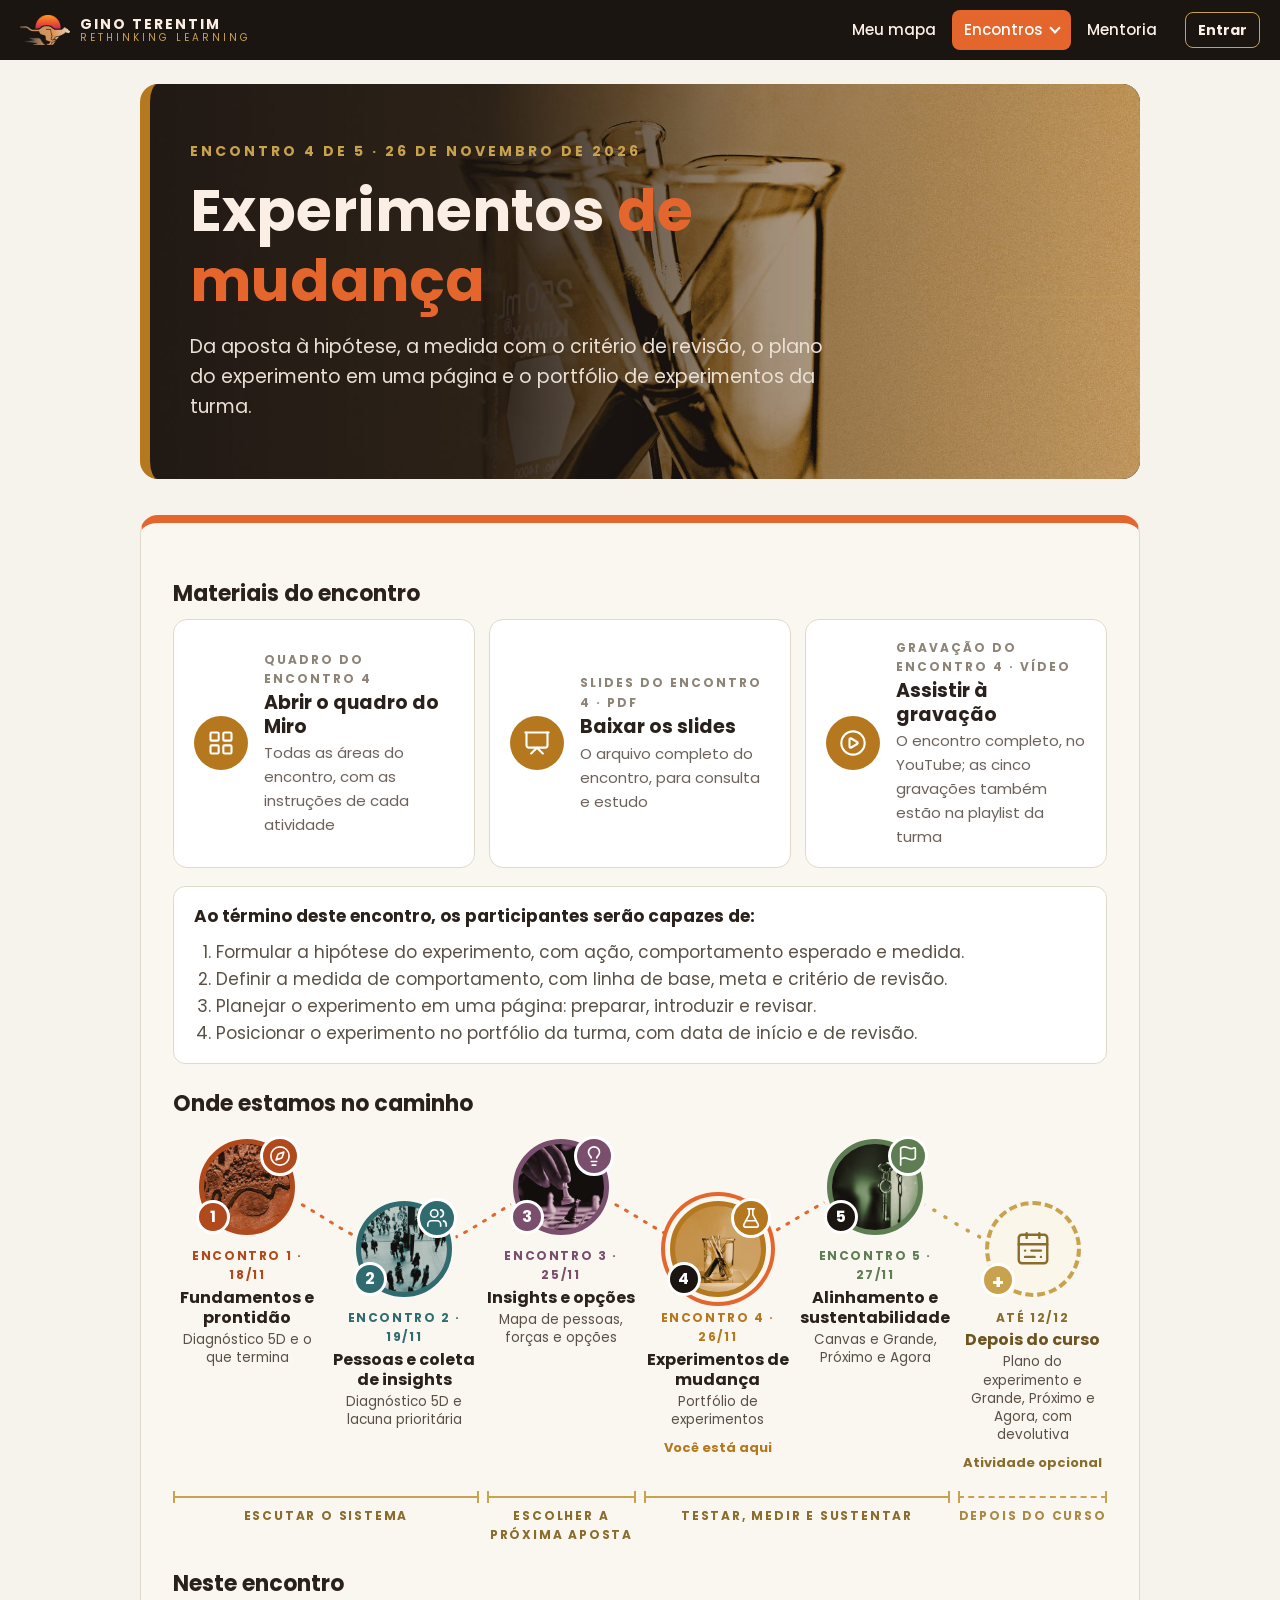
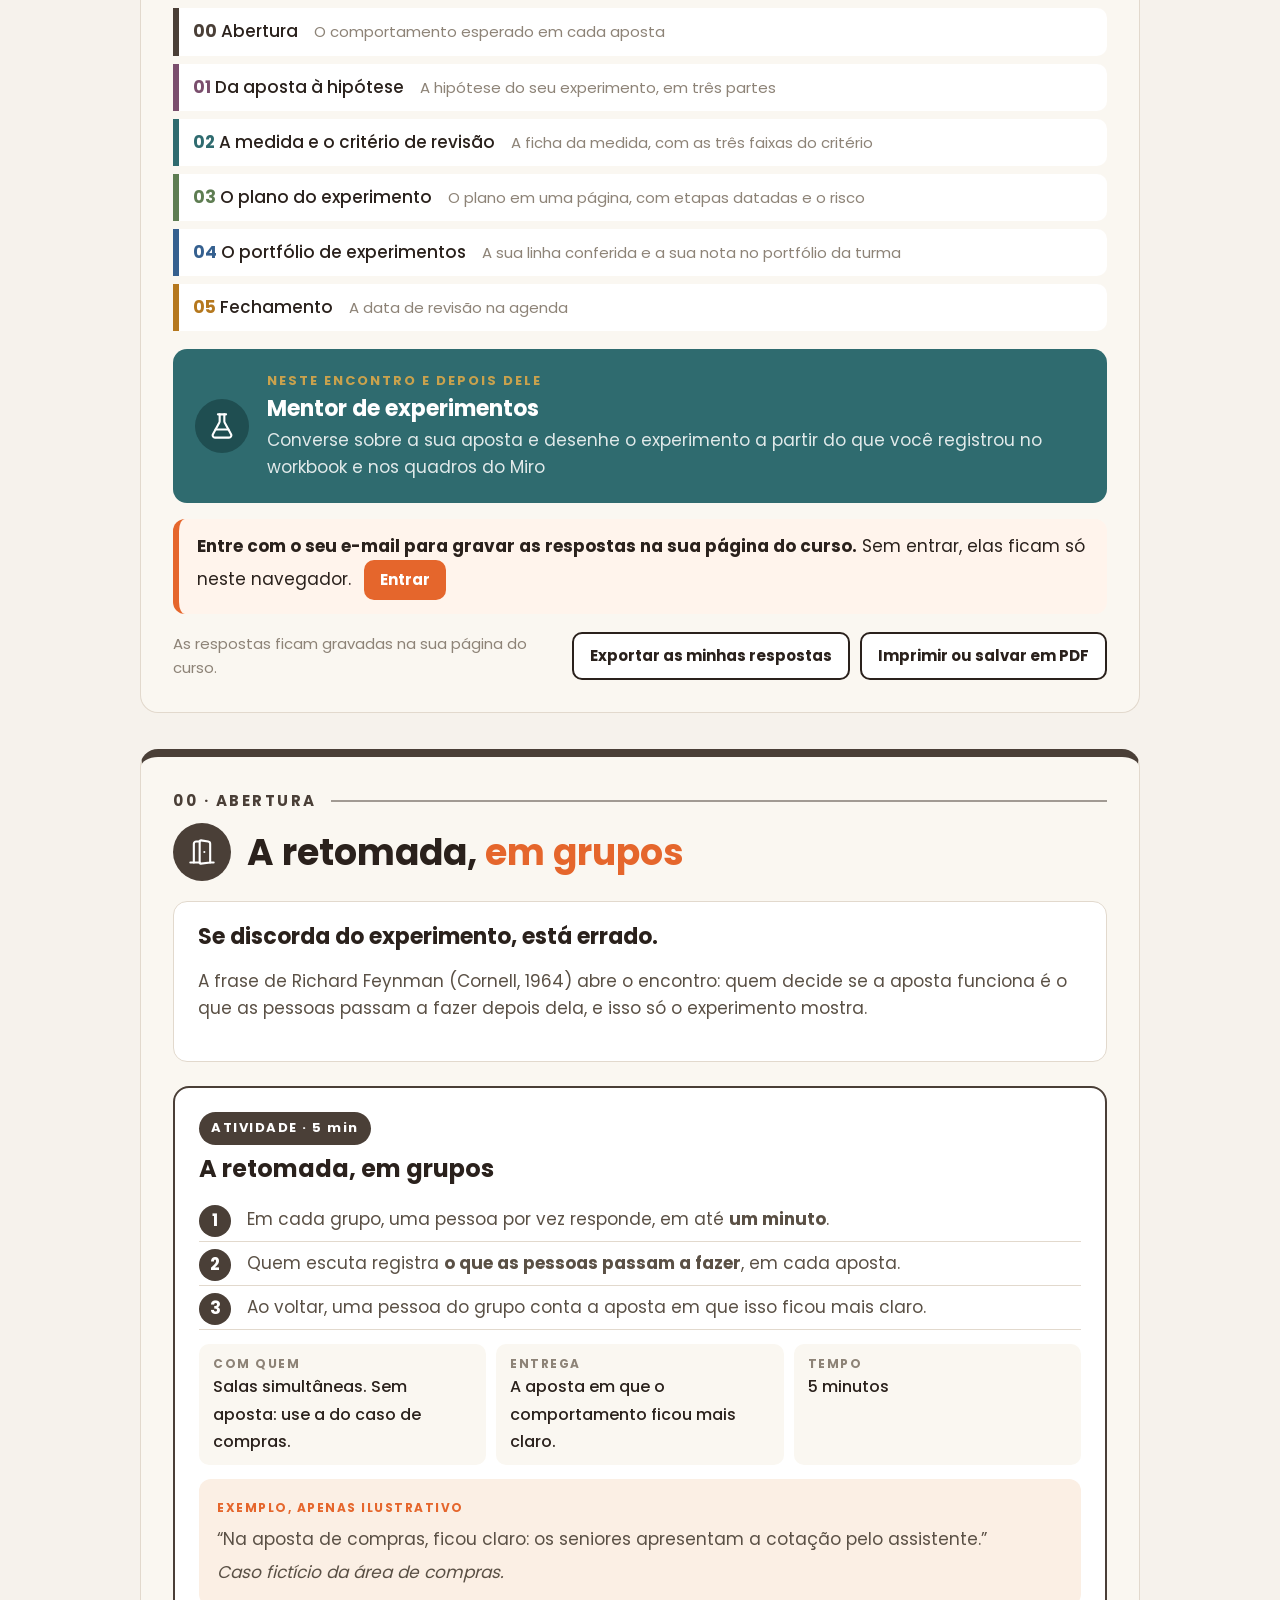
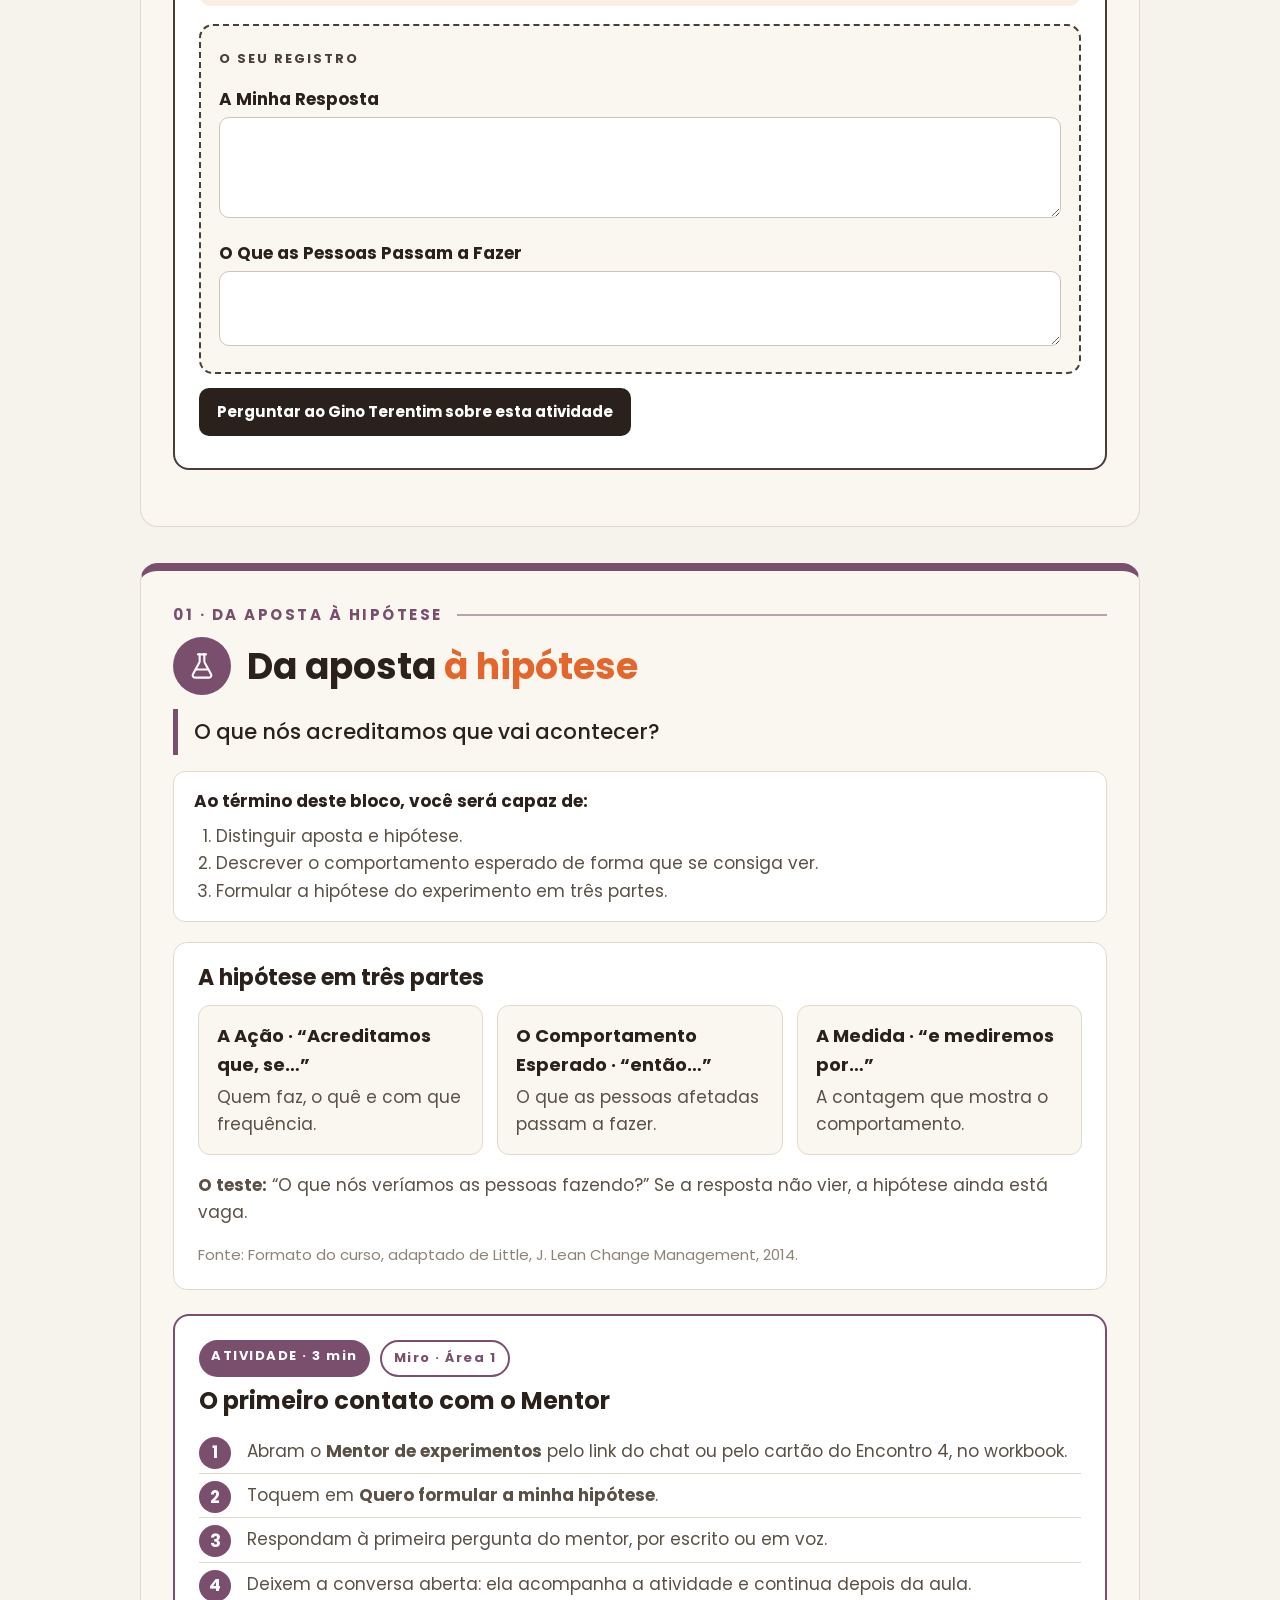
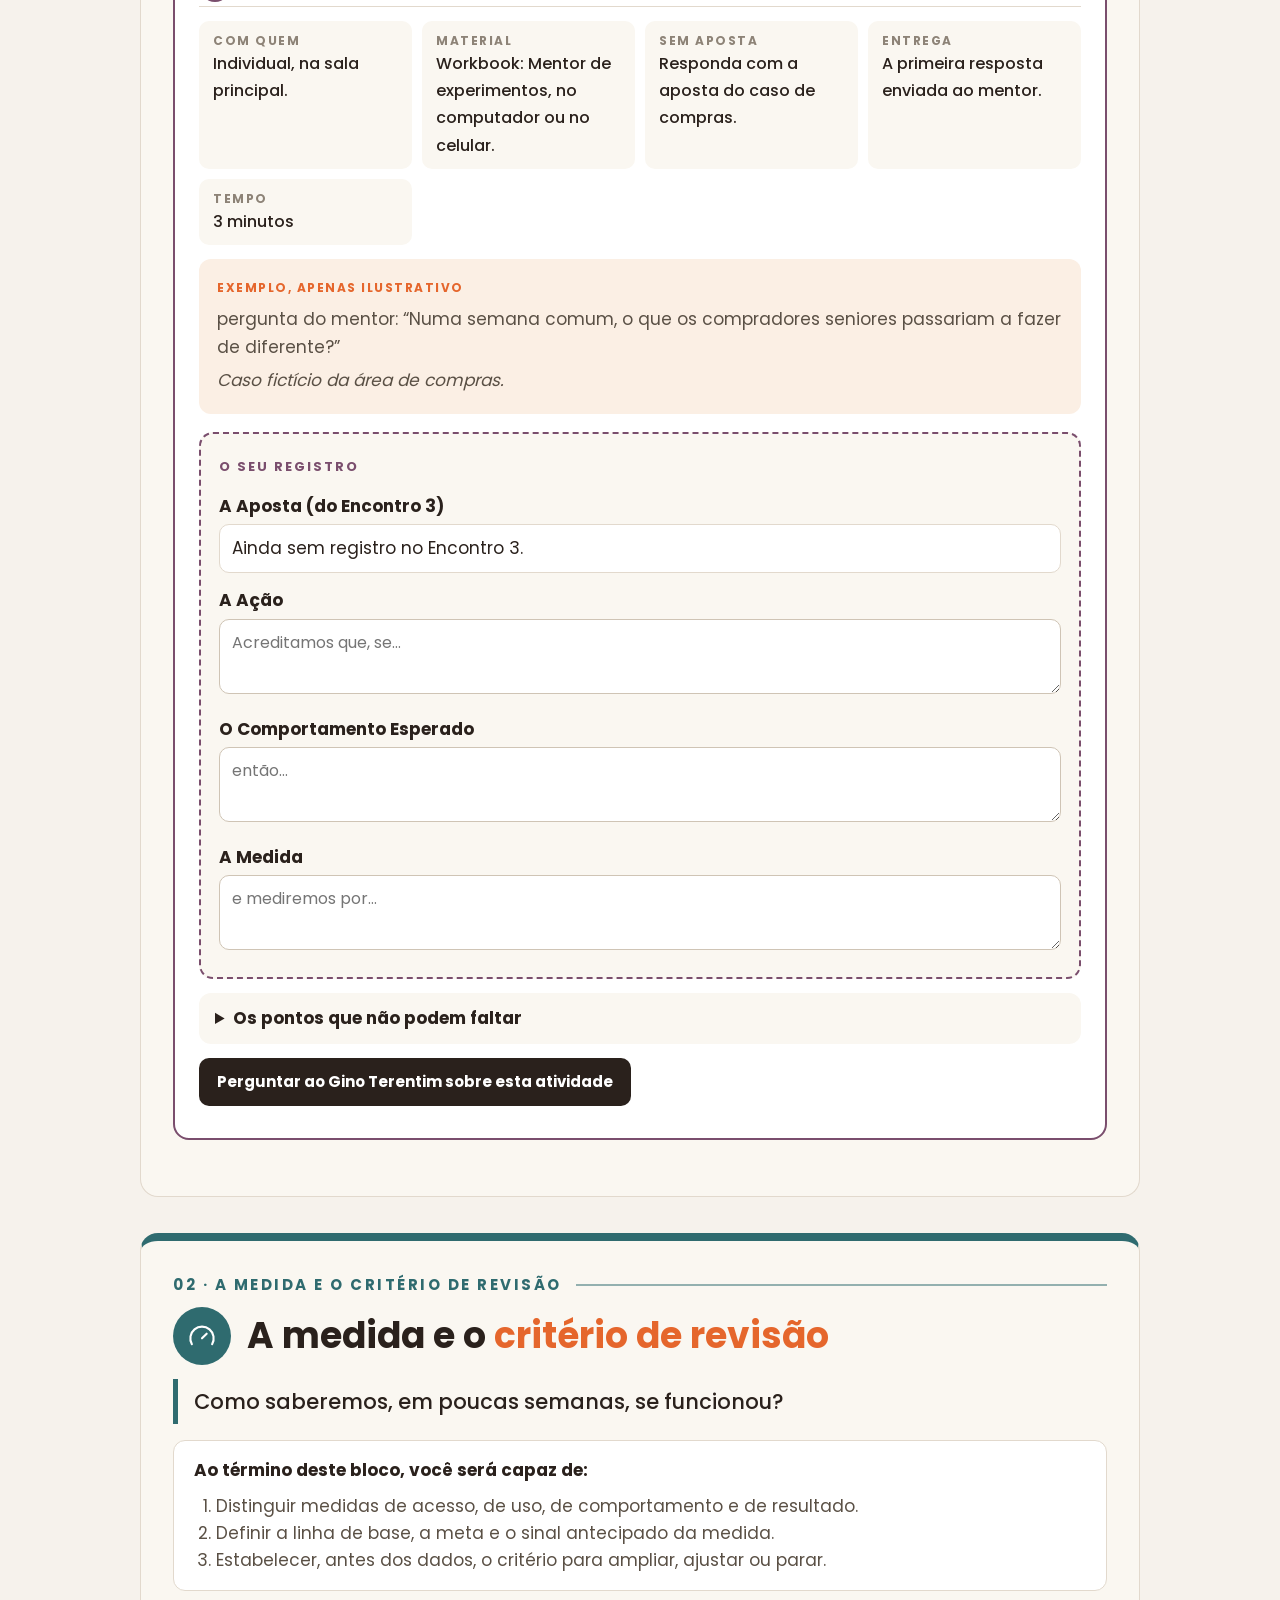
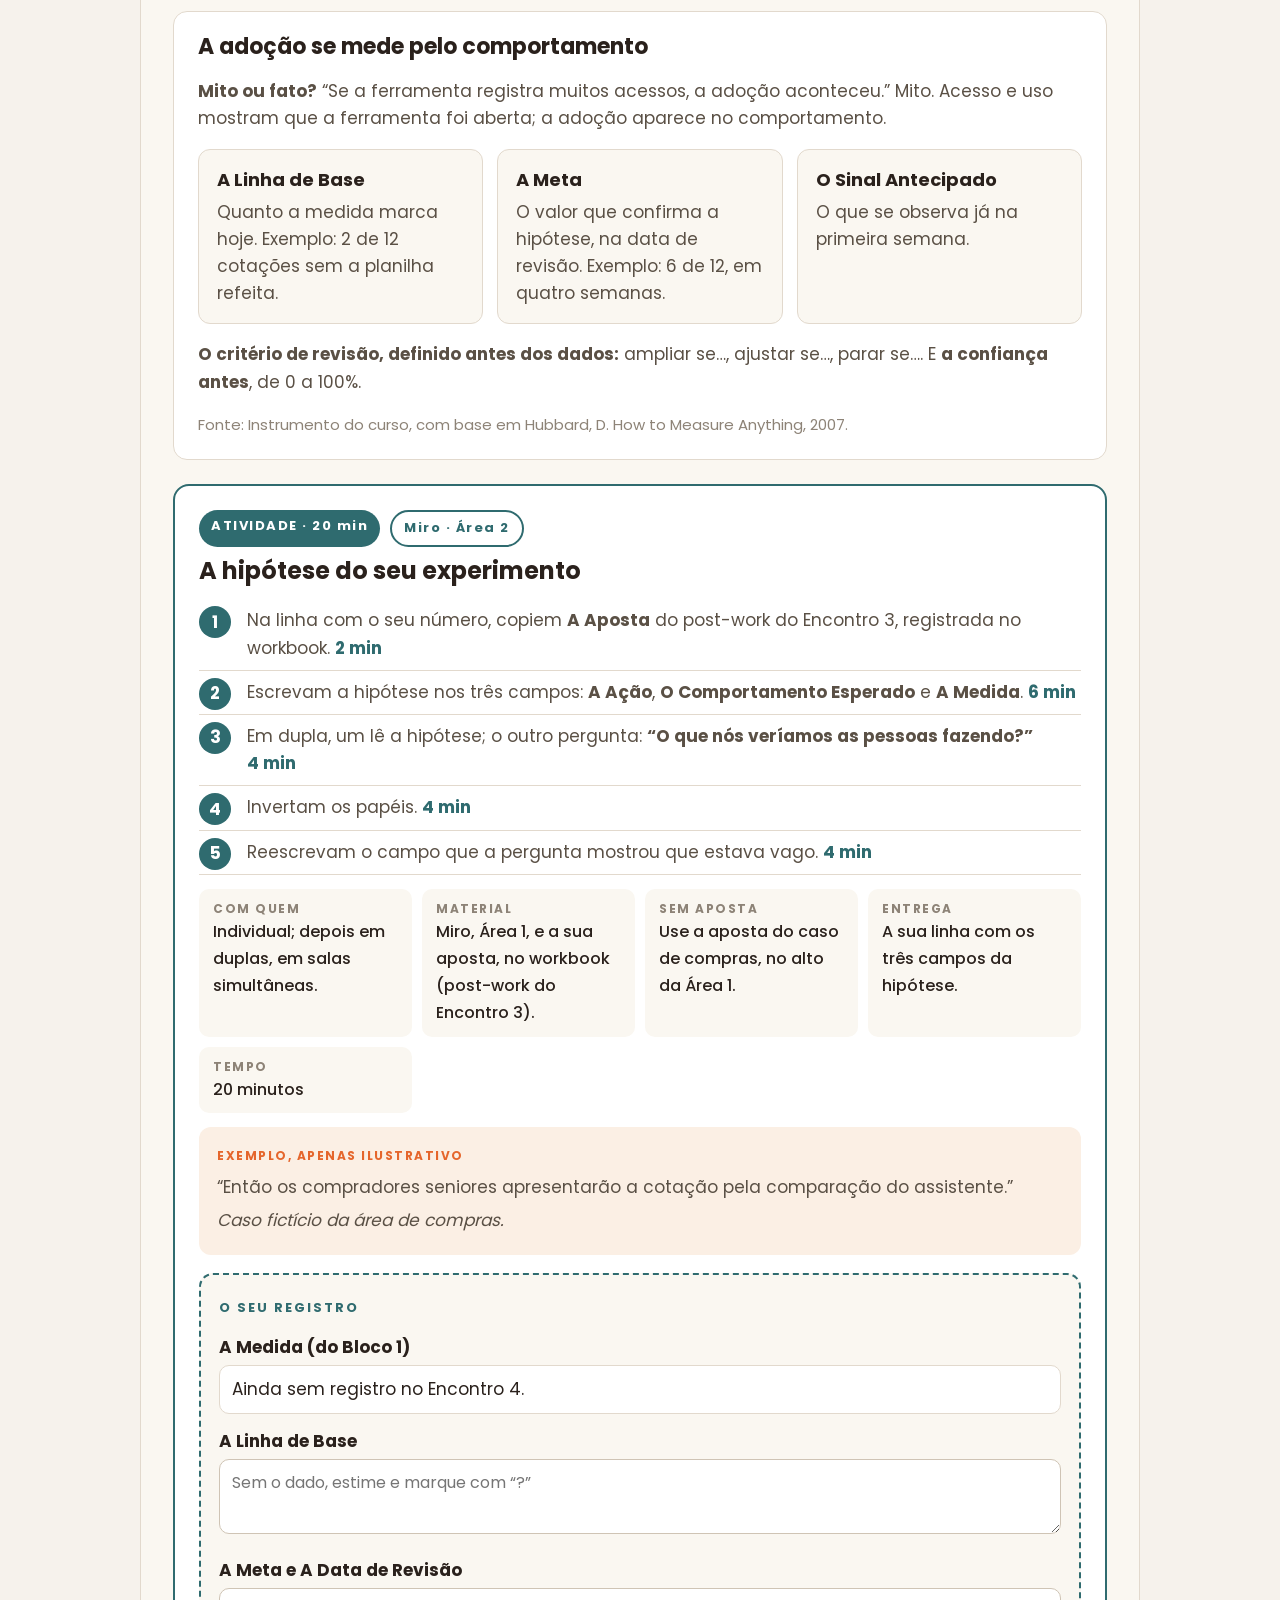
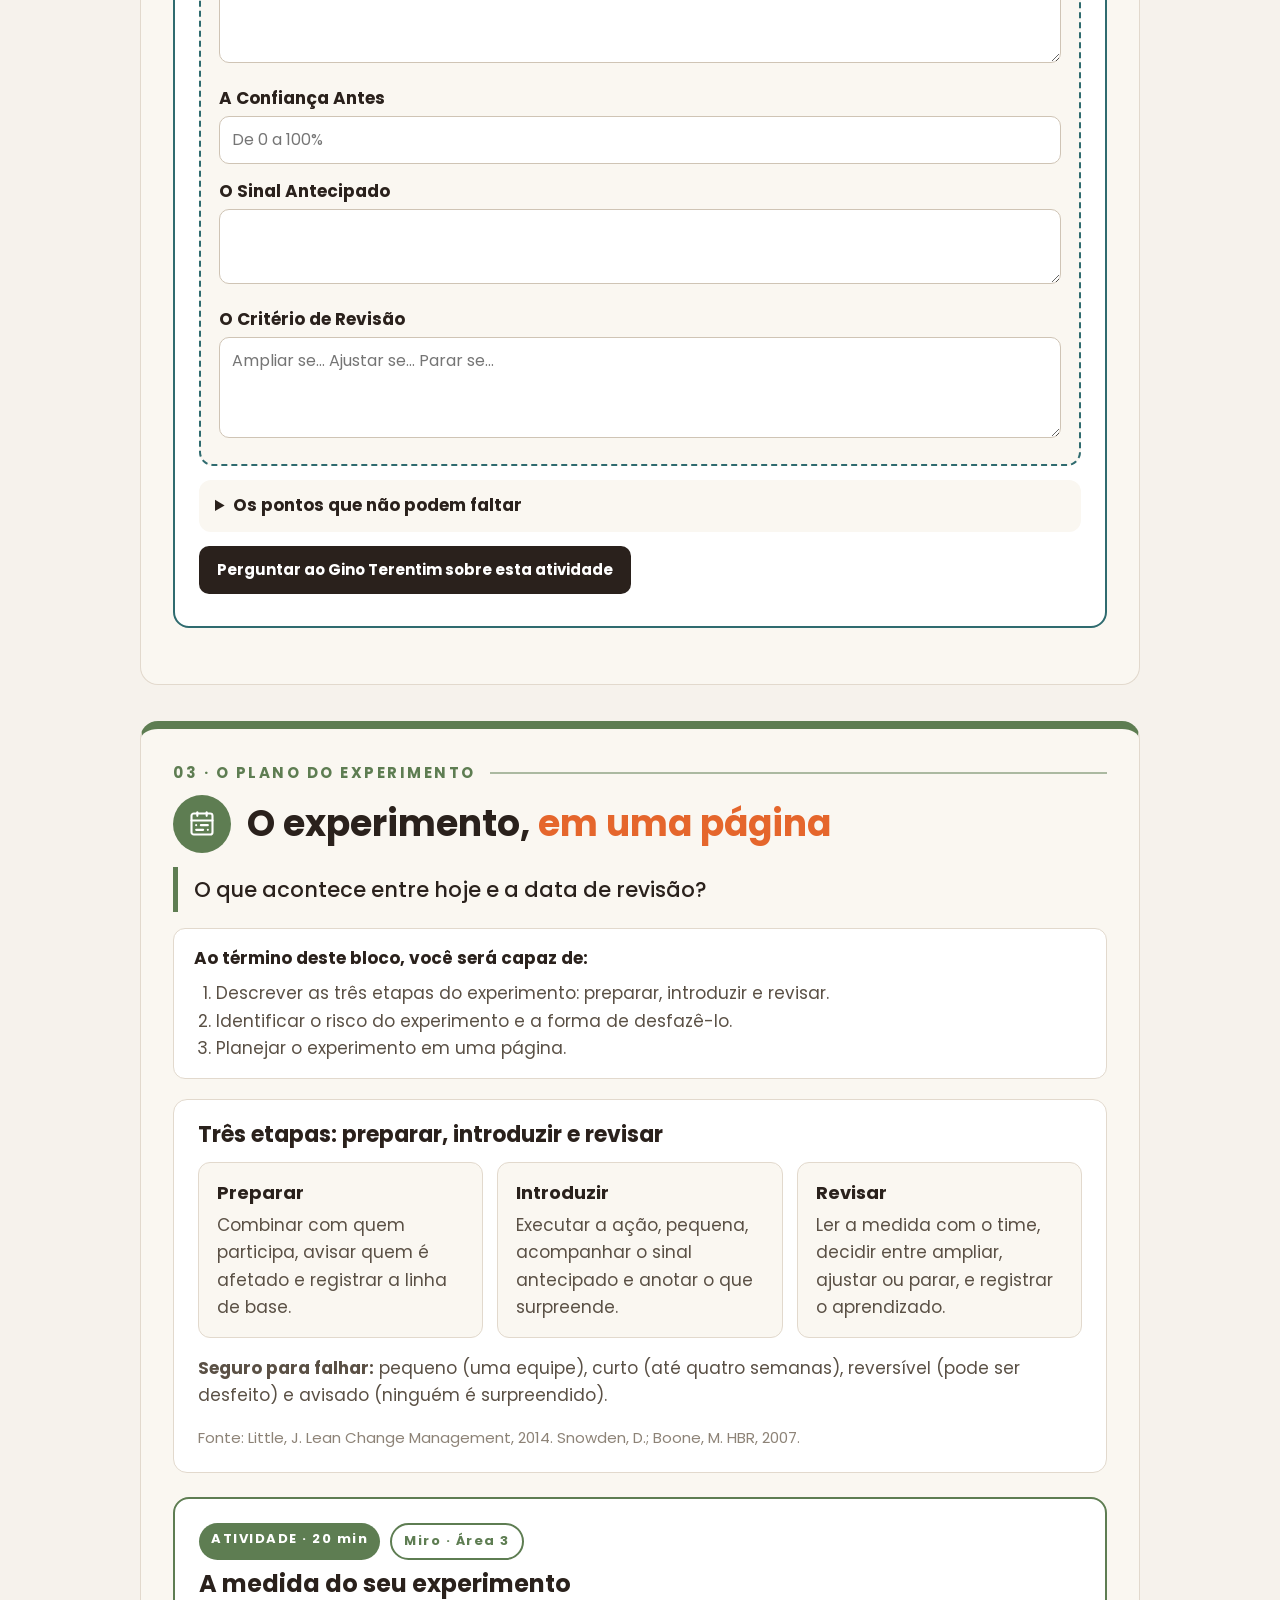
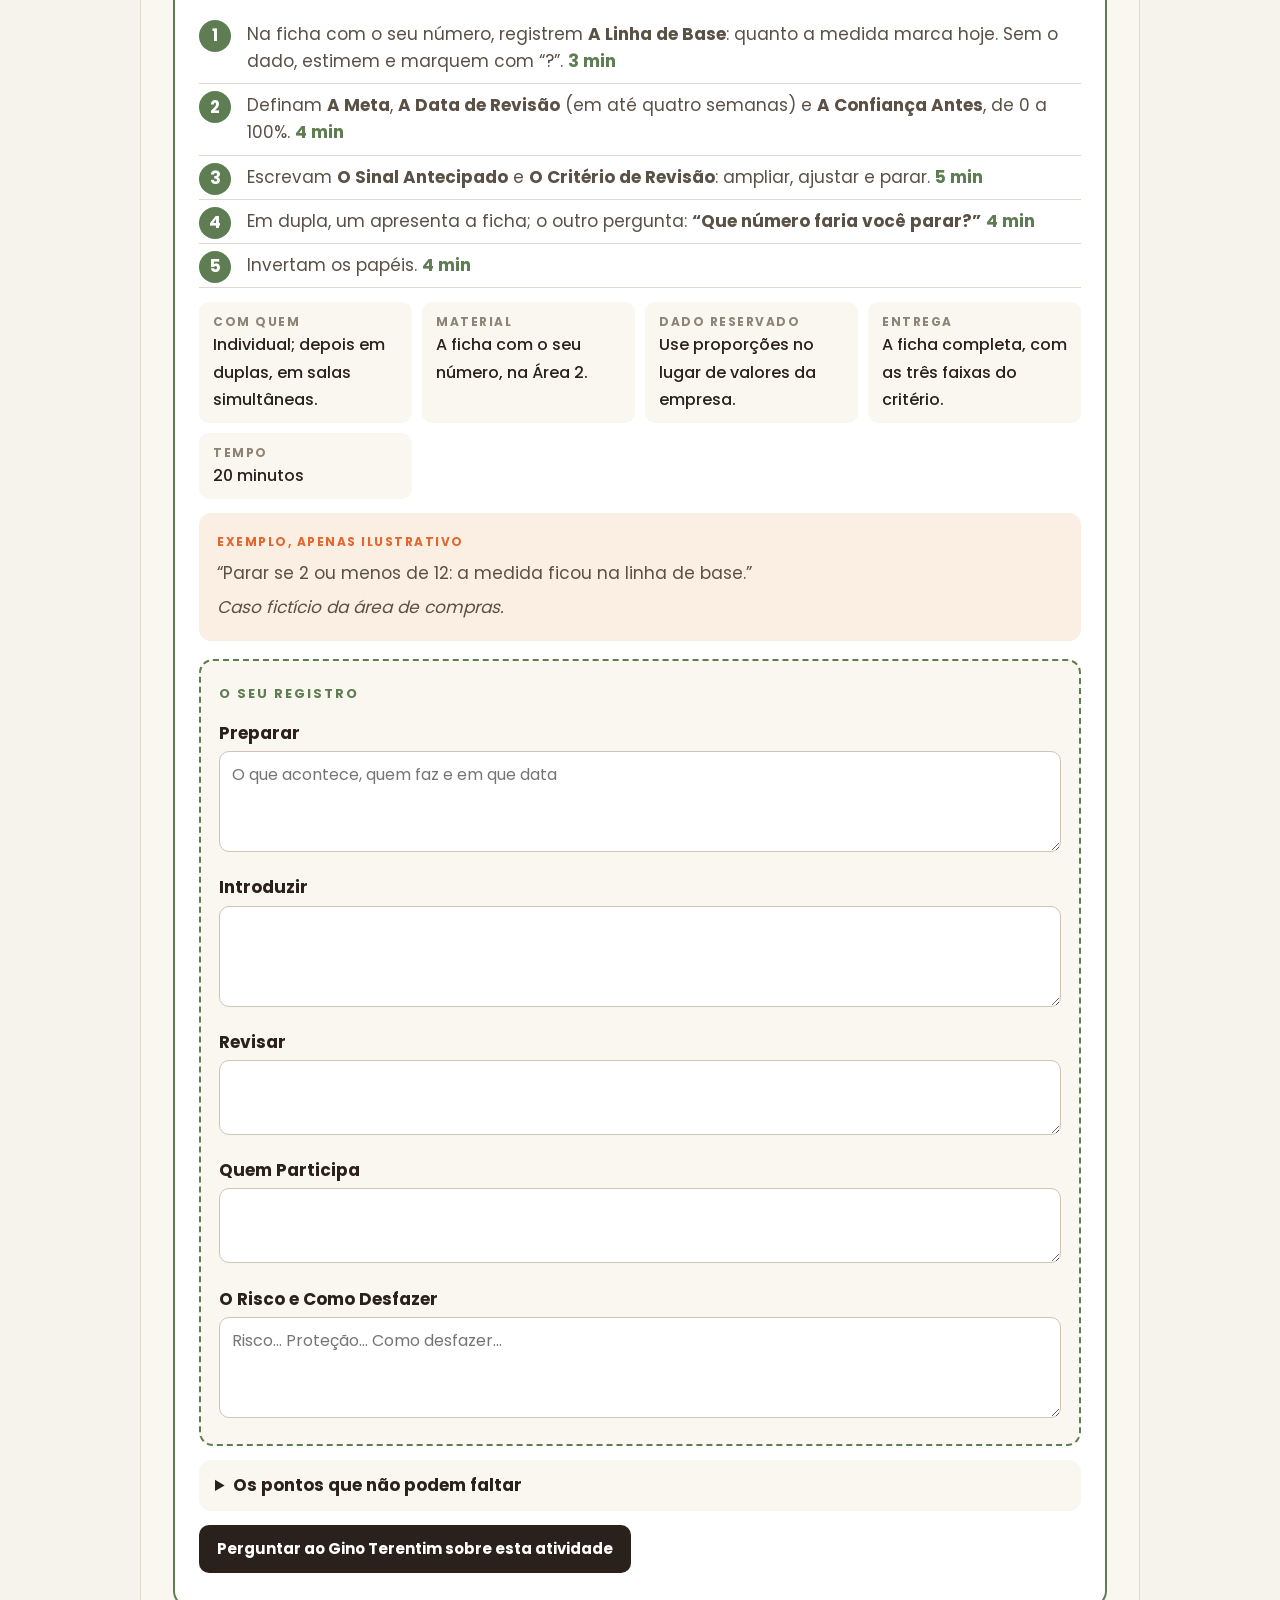
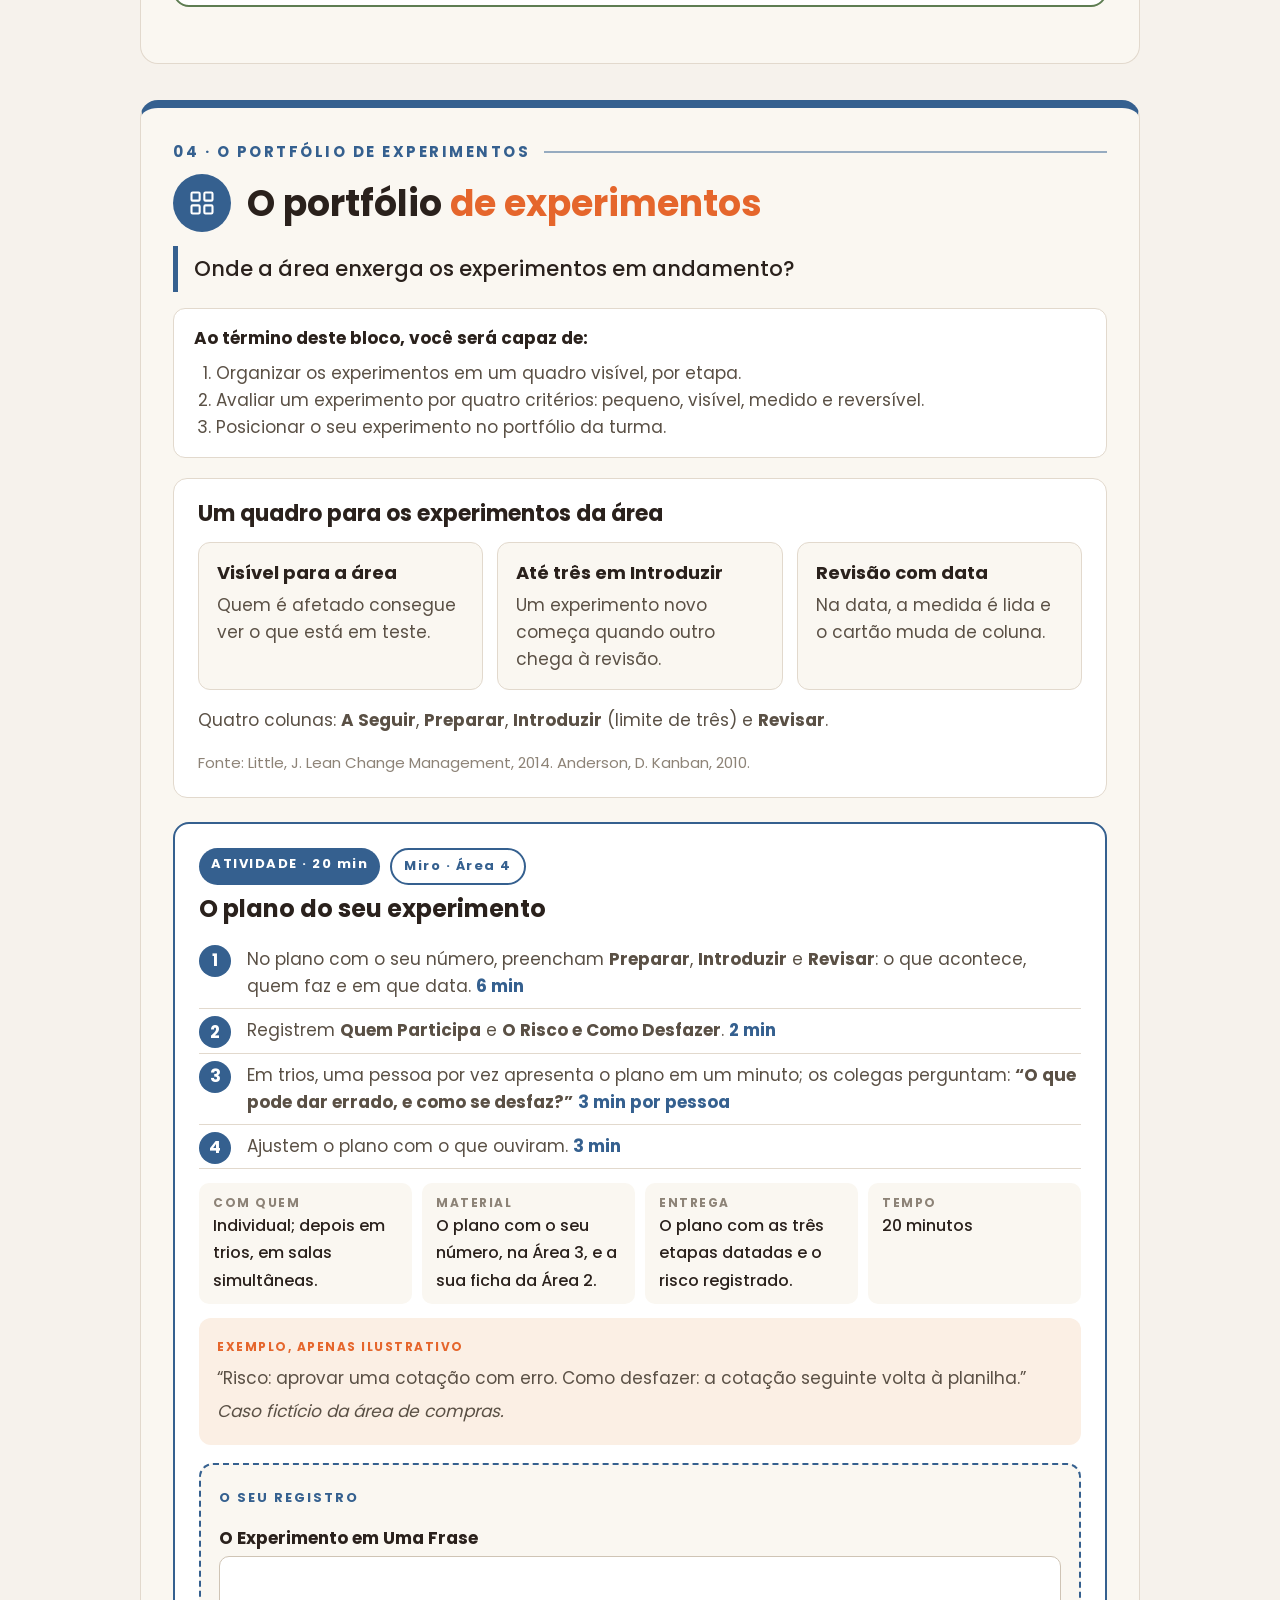
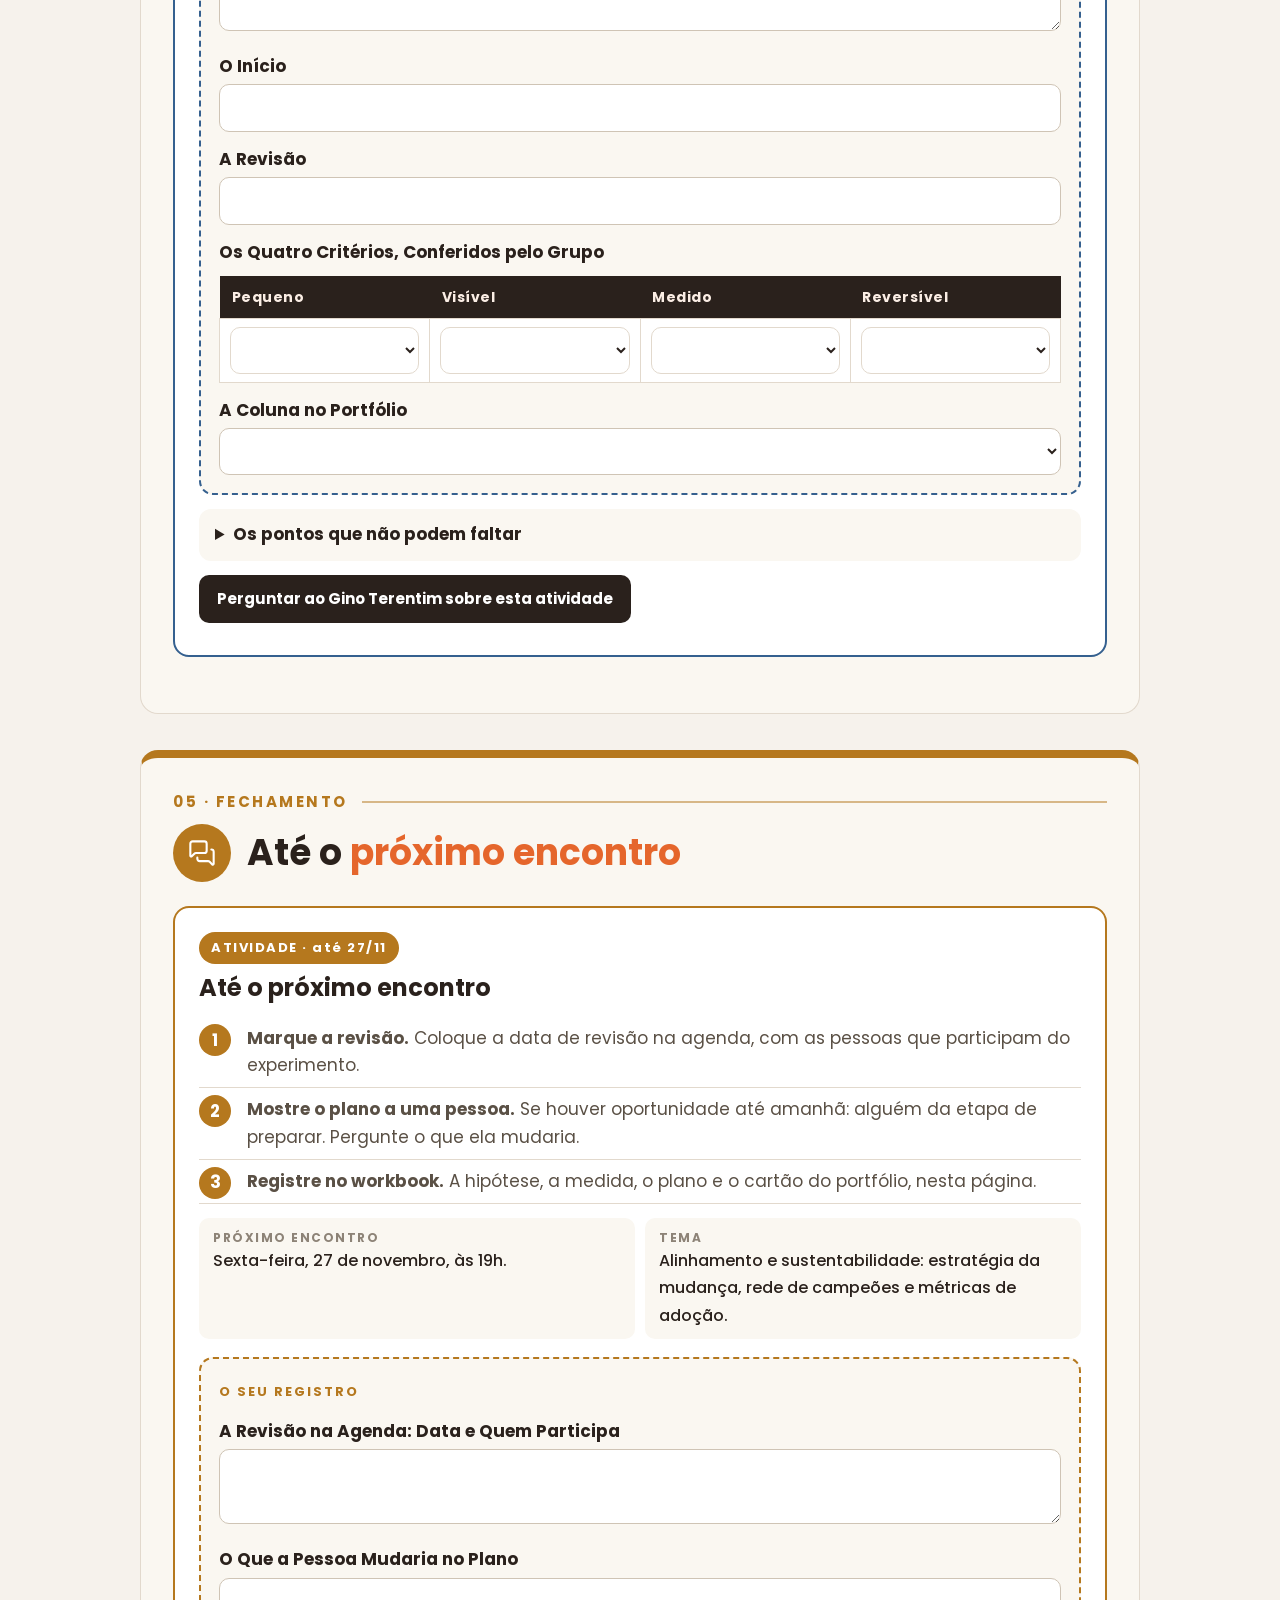
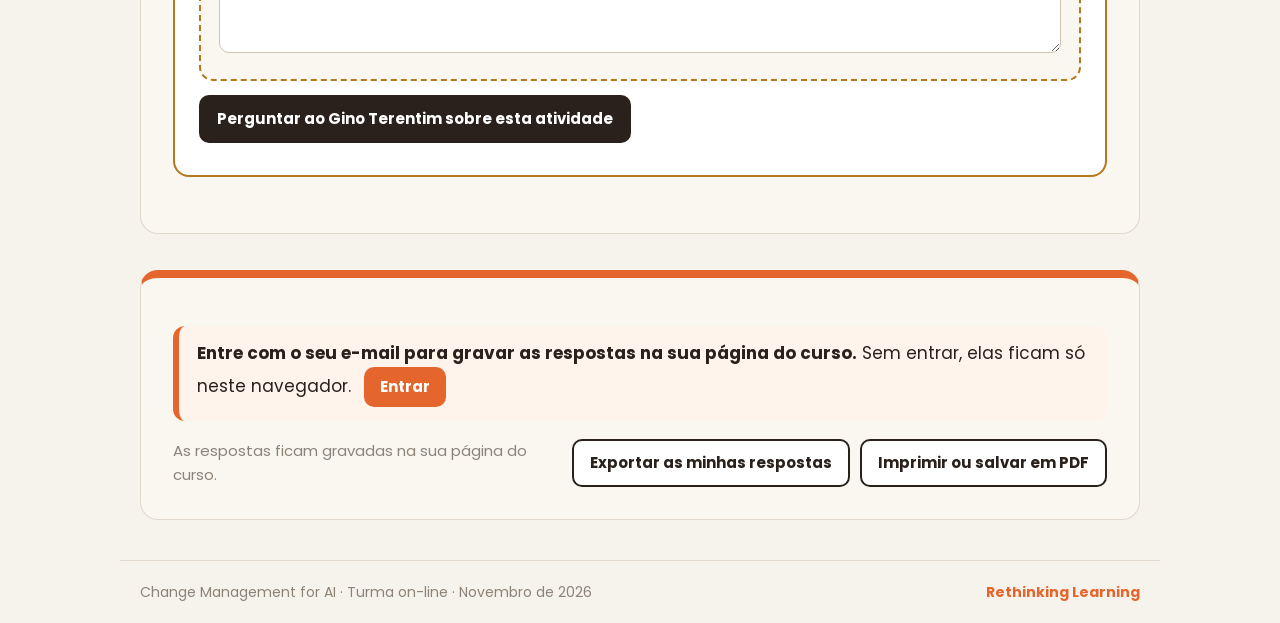
<file: docs/e4.html>
<!doctype html>
<html lang="pt-BR"><head><meta charset="utf-8"><meta name="viewport" content="width=device-width,initial-scale=1">
<title>CM4AI · Workbook · Encontro 4</title><meta name="robots" content="noindex">
<style>@font-face{font-family:Poppins;font-weight:400;src:url(fonts/Poppins-Regular.ttf) format('truetype');font-display:swap}@font-face{font-family:Poppins;font-weight:500;src:url(fonts/Poppins-Medium.ttf) format('truetype');font-display:swap}@font-face{font-family:Poppins;font-weight:700;src:url(fonts/Poppins-Bold.ttf) format('truetype');font-display:swap}:root{--lar:#E5662C;--tinta:#2A211C;--corpo:#5A5045;--linha:#E2D9CD;--fraco:#8D8377;--claro:#F6F2EC;--papel:#FAF7F1;--escuro:#1B1512;--ouro:#C9A24D;--tom:#E5662C}
*{box-sizing:border-box}
html{scroll-behavior:smooth}
body{margin:0;font-family:Poppins,system-ui,sans-serif;font-size:17px;line-height:1.6;color:var(--corpo);background:var(--claro)}
a{color:var(--lar)}
h1,h2,h3{color:var(--tinta);line-height:1.2;margin:0 0 .5em}
h1 em,h2 em{font-style:normal;color:var(--lar)}
main{max-width:1040px;margin:0 auto;padding:0 20px 40px}
.topo{position:sticky;top:0;z-index:20;display:flex;align-items:center;gap:16px;flex-wrap:wrap;padding:10px 20px;background:var(--escuro);color:#FBEEE5}
.marca{display:flex;align-items:center;gap:10px;text-decoration:none;color:#FBEEE5}
.marca img{height:30px;width:auto}
.marca span{display:flex;flex-direction:column;line-height:1.15}
.marca b{font-size:14px;letter-spacing:2px}
.marca i{font-style:normal;font-size:10px;letter-spacing:3px;color:var(--ouro)}
.nav{margin-left:auto;display:flex;gap:4px;flex-wrap:wrap}
.nav a{color:#FBEEE5;text-decoration:none;font-size:15px;font-weight:500;padding:8px 12px;border-radius:8px}
.nav a:hover,.nav a.ativo{background:var(--lar);color:#fff}
.selo-prof{margin-left:auto;background:var(--lar);color:#fff;font-weight:700;font-size:13px;letter-spacing:2px;padding:6px 12px;border-radius:6px}
.capa{margin:24px 0 0;padding:56px 40px;border-radius:18px;background:var(--escuro);color:#EADFD3;position:relative;overflow:hidden;border-left:10px solid var(--tom)}
.capa:after{content:"";position:absolute;right:-70px;top:-70px;width:280px;height:280px;border:2px solid var(--ouro);opacity:.35;clip-path:polygon(25% 0,75% 0,100% 50%,75% 100%,25% 100%,0 50%);background:transparent;outline:2px solid var(--ouro)}
.capa__k{font-size:14px;font-weight:700;letter-spacing:3px;color:var(--ouro);margin:0 0 14px}
.capa h1{color:#FBEEE5;font-size:clamp(34px,6vw,58px);margin:0 0 16px}
.capa__l{font-size:19px;max-width:720px;margin:0}
.bloco{margin:36px 0 0;padding:32px;background:var(--papel);border:1px solid var(--linha);border-radius:18px;border-top:8px solid var(--tom)}
.bloco--abre{border-top-color:var(--lar)}
.eyebrow{display:flex;align-items:center;gap:14px;color:var(--tom);font-weight:700;font-size:15px;letter-spacing:2.5px;margin-bottom:10px}
.eyebrow i{flex:1;height:2px;background:var(--tom);opacity:.5}
.bloco h2{font-size:clamp(26px,4vw,36px)}
.bloco h3{font-size:22px;margin-top:1.2em}
.pergunta{font-size:21px;font-weight:500;color:var(--tinta);border-left:5px solid var(--tom);padding:6px 0 6px 16px;margin:14px 0}
.pergunta--at{font-size:19px;background:#fff;border-radius:0 10px 10px 0;padding:12px 16px}
.capaz{background:#fff;border:1px solid var(--linha);border-radius:12px;padding:16px 20px;margin:16px 0}
.capaz b{color:var(--tinta)}
.capaz ol{margin:8px 0 0;padding-left:22px}
.conceito{background:#fff;border:1px solid var(--linha);border-radius:14px;padding:22px 24px;margin:20px 0}
.conceito h3{margin-top:0}
.fonte{font-size:15px;color:var(--fraco);margin:10px 0 0}
.regua{background:#B04A1C;color:#FDEFE6;border-radius:14px;padding:24px;margin:20px 0}
.regua h3{color:#fff;margin-top:0}
.regua__q{font-size:22px;font-weight:700;color:#fff}
.regua .cards3>div{background:rgba(255,255,255,.12);border:0;color:#FDEFE6}
.regua .cards3 b{color:#fff}
.regua .tabela--ler{background:#fff;color:var(--corpo)}
.cards3{display:grid;grid-template-columns:repeat(auto-fit,minmax(230px,1fr));gap:14px;margin:14px 0}
.cards3>div{background:var(--papel);border:1px solid var(--linha);border-radius:12px;padding:16px 18px}
.cards3 b{display:block;color:var(--tinta);font-size:18px;margin-bottom:4px}
.cards3 p{margin:0}
.cards3 i{display:block;margin-top:8px;color:var(--fraco)}
.cards2{display:grid;grid-template-columns:repeat(auto-fit,minmax(260px,1fr));gap:16px;margin:24px 0 8px}
.cartao{display:flex;flex-direction:column;gap:6px;padding:22px;border-radius:14px;background:var(--tom);color:#fff;text-decoration:none}
.cartao span{font-size:13px;font-weight:700;letter-spacing:2px;opacity:.85}
.cartao b{font-size:22px;line-height:1.2}
.cartao i{font-style:normal;opacity:.9}
.nota-pe{color:var(--fraco);font-size:15px}
.caminho{display:grid;grid-template-columns:repeat(5,1fr);gap:10px;margin:16px 0}
.caminho__p{display:flex;flex-direction:column;align-items:center;text-align:center;gap:4px;padding:14px 8px;border-radius:12px;background:#fff;border:2px solid var(--linha);text-decoration:none;color:var(--corpo)}
.caminho__g{font-size:11px;font-weight:700;letter-spacing:1.5px;color:var(--fraco);text-transform:uppercase;min-height:34px}
.caminho__n{width:52px;height:52px;border-radius:50%;display:grid;place-items:center;font-weight:700;font-size:22px;color:var(--tom);border:3px solid var(--tom);background:var(--claro)}
.caminho__p b{color:var(--tinta);font-size:15px;line-height:1.25}
.caminho__p small{font-size:13px}
.caminho__p em{font-style:normal;font-size:13px;font-weight:500;color:var(--tom)}
.caminho__p.feito .caminho__n,.caminho__p.aqui .caminho__n{background:var(--tom);color:#fff}
.caminho__p.aqui{border-color:var(--lar);box-shadow:0 0 0 3px rgba(229,102,44,.25)}
.indice{list-style:none;padding:0;margin:10px 0;display:grid;gap:8px}
.indice li{display:flex;flex-wrap:wrap;gap:6px 16px;align-items:baseline;background:#fff;border-left:6px solid var(--tom);border-radius:0 10px 10px 0;padding:10px 14px}
.indice a{color:var(--tinta);text-decoration:none;font-weight:500}
.indice a b{color:var(--tom)}
.indice span{color:var(--fraco);font-size:15px}
.atividade{background:#fff;border:2px solid var(--tom);border-radius:16px;padding:24px;margin:24px 0}
.atividade__cab{display:flex;gap:10px;flex-wrap:wrap;margin-bottom:10px}
.selo{display:inline-block;background:var(--tom);color:#fff;font-weight:700;font-size:13px;letter-spacing:1.5px;padding:6px 12px;border-radius:999px;text-decoration:none}
.selo--miro{background:#fff;color:var(--tom);border:2px solid var(--tom)}
.selo--mentor{background:#FBEFE4;color:#B04A1C;border:2px solid #E5662C}
.atividade h3{margin-top:4px;font-size:24px}
.passos{padding-left:0;list-style:none;counter-reset:p;margin:14px 0}
.passos li{counter-increment:p;position:relative;padding:8px 0 8px 48px;border-bottom:1px solid var(--linha)}
.passos li:before{content:counter(p);position:absolute;left:0;top:7px;width:32px;height:32px;border-radius:50%;background:var(--tom);color:#fff;font-weight:700;display:grid;place-items:center}
.passos li i{font-style:normal;font-weight:700;color:var(--tom);white-space:nowrap}
.meta{display:grid;grid-template-columns:repeat(auto-fit,minmax(200px,1fr));gap:10px;margin:14px 0}
.meta div{background:var(--papel);border-radius:10px;padding:10px 14px}
.meta span{display:block;font-size:12px;font-weight:700;letter-spacing:1.5px;text-transform:uppercase;color:var(--fraco)}
.meta b{font-weight:500;color:var(--tinta);font-size:16px}
.exemplo{background:#FBEFE4;border-radius:12px;padding:14px 18px;margin:14px 0}
.exemplo>span{font-size:12px;font-weight:700;letter-spacing:1.5px;color:var(--lar)}
.exemplo p{margin:6px 0}
.registro{border:2px dashed var(--tom);border-radius:14px;padding:18px;margin:18px 0 6px;background:var(--papel)}
.registro__t{font-size:13px;font-weight:700;letter-spacing:2px;color:var(--tom)}
.campo{margin:14px 0 0}
.campo label{display:block;color:var(--tinta);margin-bottom:4px}
.dica{margin:0 0 6px;font-size:15px;color:var(--fraco)}
textarea,input[type=text],select{width:100%;font:inherit;font-size:16px;color:var(--tinta);background:#fff;border:1.5px solid #CFC4B5;border-radius:10px;padding:10px 12px}
textarea{resize:vertical;min-height:52px}
textarea:focus,input:focus,select:focus{outline:3px solid rgba(229,102,44,.35);border-color:var(--lar)}
.espelho__v{background:#fff;border:1.5px solid var(--linha);border-radius:10px;padding:10px 12px;color:var(--tinta);white-space:pre-wrap}
.notas{display:grid;grid-template-columns:repeat(auto-fit,minmax(130px,1fr));gap:10px}
.banco{margin:4px 0 8px}
.lacunas,.associar{padding-left:22px;margin:8px 0 12px}
.lacunas li,.associar li{margin:8px 0}
.lacuna{width:74px!important;display:inline-block;text-align:center;font-weight:700}
.associar li{display:grid;grid-template-columns:1fr minmax(200px,260px);gap:12px;align-items:center}
.certo{border-color:#3F7D4E!important;background:#E9F4EA!important}
.errado{border-color:#B8432F!important;background:#FBE9E5!important}
.tabela-w{overflow-x:auto;margin:10px 0}
.tabela{width:100%;border-collapse:collapse;font-size:16px}
.tabela th{background:var(--tinta);color:#FBEEE5;text-align:left;padding:10px 12px;font-size:14px;letter-spacing:.5px}
.tabela td{border:1px solid var(--linha);padding:8px 10px;vertical-align:top;background:#fff;min-width:190px}
.tabela--ler td{padding:10px 12px}
.tabela td textarea,.tabela td select{border-color:var(--linha)}
.mapa{position:relative;margin:16px 0 0;height:480px;background:#fff;border:1.5px solid var(--linha);border-radius:12px;overflow:hidden}
.mapa:before{content:"";position:absolute;left:50%;top:0;bottom:0;border-left:2px dashed var(--linha)}
.mapa:after{content:"";position:absolute;top:50%;left:0;right:0;border-top:2px dashed var(--linha)}
.mapa__q{position:absolute;font-size:12px;font-weight:700;letter-spacing:1px;color:var(--fraco);text-transform:uppercase;padding:8px 10px;z-index:1}
.mapa__n{position:absolute;z-index:2;max-width:42%;font-size:14px;line-height:1.25;font-weight:500;color:var(--tinta);padding:6px 9px;border-radius:6px;box-shadow:0 1px 0 rgba(0,0,0,.15)}
.pontos{margin:14px 0 0;background:var(--papel);border-radius:12px;padding:12px 16px}
.pontos summary{cursor:pointer;font-weight:700;color:var(--tinta)}
.btn{display:inline-block;font:inherit;font-size:15px;font-weight:700;border-radius:10px;padding:10px 16px;cursor:pointer;text-decoration:none;border:2px solid transparent}
.btn--sec{background:#fff;color:var(--tinta);border-color:var(--tinta)}
.btn--mentor{background:var(--tinta);color:#fff}
.mentor{margin:14px 0 0}
.barra{display:flex;flex-wrap:wrap;gap:10px;align-items:center;margin:18px 0 0}
.barra__s{flex:1;min-width:220px;color:var(--fraco);font-size:15px}
.prof{margin:16px 0 0;background:#2A211C;color:#EADFD3;border-radius:12px;padding:16px 20px}
.prof>span{font-size:12px;font-weight:700;letter-spacing:2px;color:var(--ouro)}
.prof__resp{background:rgba(255,255,255,.08);border-radius:10px;padding:10px 14px;margin-top:10px}
.prof__resp b{color:#fff;display:block}
.rodape{max-width:1040px;margin:0 auto;padding:20px;display:flex;justify-content:space-between;gap:12px;flex-wrap:wrap;font-size:14px;color:var(--fraco);border-top:1px solid var(--linha)}
.rodape span:last-child{color:var(--lar);font-weight:700}
@media(max-width:760px){
 body{font-size:16px}.bloco{padding:20px}.capa{padding:36px 22px}
 .caminho{grid-template-columns:1fr 1fr}.caminho__g{min-height:0}
 .associar li{grid-template-columns:1fr}
 .tabela[data-tabela] thead{display:none}
 .tabela[data-tabela] tr{display:block;margin-bottom:14px;border:1px solid var(--linha);border-radius:10px;overflow:hidden}
 .tabela[data-tabela] td{display:block;border:0;border-bottom:1px solid var(--linha)}
 .tabela[data-tabela] td:before{content:attr(data-th);display:block;font-size:12px;font-weight:700;letter-spacing:1px;color:var(--fraco);text-transform:uppercase;margin-bottom:4px}
 .mapa{height:420px}
}
@media print{
 .topo,.barra,.mentor,.btn{display:none!important}
 body{background:#fff;font-size:12pt}.bloco,.atividade,.conceito{break-inside:avoid-page;box-shadow:none}
 .bloco{break-inside:auto}.capa{background:#fff;color:#000;border:2px solid #000}.capa h1{color:#000}.capa__k{color:#000}
 textarea,input,select{border:1px solid #999}
 details.pontos{display:block}
}

/* ===== camada 2026-11 · mapa de navegação, conta e capas com foto ===== */
.btn{background:var(--lar);color:#fff}
.btn--sec{background:#fff;color:var(--tinta);border-color:var(--tinta)}
.btn--mentor{background:var(--tinta);color:#fff}
.btn--grande{font-size:17px;padding:14px 22px;margin-top:18px;width:100%}
.btn:hover{filter:brightness(1.06)}
.disco{flex:none;display:inline-grid;place-items:center;width:54px;height:54px;border-radius:50%;background:var(--tom)}
.disco svg{display:block}
.capa--foto{background-color:var(--escuro);background-image:var(--foto,none);background-position:right center;background-size:cover;background-repeat:no-repeat;min-height:380px;display:flex;flex-direction:column;justify-content:flex-end}
.capa--foto .capa__l,.capa--foto h1,.capa--foto .capa__k{max-width:640px;position:relative;z-index:1}
.capa--foto:after{opacity:.22}
.conta{display:flex;align-items:center;gap:10px;font-size:14px;color:#FBEEE5}
.conta a{color:#FBEEE5;font-weight:700;text-decoration:none;border:1.5px solid var(--ouro);padding:6px 12px;border-radius:8px}
.conta span{font-weight:700}
.conta__sair{font:inherit;font-size:13px;background:transparent;color:var(--ouro);border:1.5px solid var(--ouro);border-radius:8px;padding:5px 10px;cursor:pointer}
.aviso-conta{margin:16px 0 0;padding:14px 18px;border-radius:12px;background:#FFF4EC;border-left:6px solid var(--lar);color:var(--tinta)}
.aviso-conta .btn{margin-left:8px;padding:6px 14px}
.barra__s--ok{color:#4B6A41;font-weight:500}
.barra__s--ok:before{content:"";display:inline-block;width:9px;height:9px;border-radius:50%;background:#5E7D52;margin-right:8px;vertical-align:1px}
/* entrada */
.entrada{margin:28px 0 0;display:grid;grid-template-columns:minmax(0,1.05fr) minmax(0,1fr);gap:28px;align-items:start}
.entrada[hidden]{display:none}
.entrada__f{padding:32px;background:var(--papel);border:1px solid var(--linha);border-top:8px solid var(--lar);border-radius:18px}
.entrada__f h2{font-size:clamp(26px,4vw,34px)}
.entrada__f label{display:block;margin:16px 0 6px;color:var(--tinta)}
.entrada__f input{font-size:18px;padding:12px 14px}
.entrada__f input[name=codigo]{letter-spacing:10px;max-width:200px}
.entrada__aviso{min-height:1.6em;margin:12px 0 0;color:var(--corpo);font-weight:500}
.entrada__aviso--erro{color:#A33B12}
.entrada__passos{list-style:none;margin:0;padding:12px 0 0;display:flex;flex-direction:column;gap:22px;position:relative}
.entrada__passos:before{content:"";position:absolute;left:26px;top:40px;bottom:40px;border-left:2.5px dashed var(--ouro)}
.entrada__passos li{display:flex;gap:18px;align-items:flex-start;position:relative}
.entrada__passos b{display:block;color:var(--tinta);font-size:19px;margin-top:6px}
.entrada__passos p{margin:2px 0 0}
/* mapa do curso */
.mapa-curso{margin:36px 0 0;padding:36px 32px 32px;border-radius:18px;border:1px solid var(--linha);position:relative;overflow:hidden;
  background:var(--papel) url("data:image/svg+xml,%3Csvg%20xmlns%3D%22http%3A//www.w3.org/2000/svg%22%20width%3D%221000%22%20height%3D%22560%22%20viewBox%3D%220%200%201000%20560%22%3E%3Cg%20fill%3D%22none%22%20stroke%3D%22%23C9A24D%22%20stroke-opacity%3D%22.28%22%20stroke-width%3D%221.1%22%3E%3Cpath%20d%3D%22M219.3%2C150.0%20L220.1%2C152.6%20L220.0%2C155.2%20L219.1%2C157.8%20L217.5%2C160.1%20L215.2%2C162.2%20L212.6%2C163.9%20L209.8%2C165.5%20L207.0%2C166.8%20L204.3%2C168.0%20L201.7%2C169.2%20L199.2%2C170.3%20L196.7%2C171.4%20L194.1%2C172.4%20L191.4%2C173.3%20L188.6%2C173.9%20L185.8%2C174.3%20L182.9%2C174.4%20L180.0%2C174.2%20L177.2%2C173.9%20L174.4%2C173.5%20L171.6%2C173.1%20L168.8%2C172.7%20L165.9%2C172.4%20L162.8%2C172.1%20L159.6%2C171.6%20L156.3%2C171.0%20L153.0%2C170.0%20L150.1%2C168.6%20L147.6%2C166.8%20L145.8%2C164.6%20L144.7%2C162.2%20L144.4%2C159.6%20L144.7%2C157.0%20L145.5%2C154.5%20L146.5%2C152.2%20L147.6%2C150.0%20L148.5%2C148.0%20L149.1%2C146.0%20L149.5%2C143.9%20L149.7%2C141.8%20L149.9%2C139.6%20L150.3%2C137.3%20L151.0%2C135.0%20L152.2%2C132.7%20L153.9%2C130.7%20L156.1%2C128.9%20L158.6%2C127.4%20L161.5%2C126.3%20L164.5%2C125.4%20L167.6%2C124.7%20L170.7%2C124.3%20L173.8%2C123.9%20L176.9%2C123.6%20L180.0%2C123.4%20L183.1%2C123.4%20L186.3%2C123.6%20L189.3%2C124.2%20L192.2%2C125.2%20L194.8%2C126.5%20L197.0%2C128.1%20L198.9%2C130.0%20L200.5%2C131.9%20L201.9%2C133.8%20L203.2%2C135.5%20L204.7%2C137.2%20L206.4%2C138.7%20L208.5%2C140.2%20L210.8%2C141.7%20L213.3%2C143.4%20L215.7%2C145.3%20L217.8%2C147.6%20L219.3%2C150.0Z%22/%3E%3Cpath%20d%3D%22M259.8%2C150.0%20L260.6%2C155.2%20L259.7%2C160.4%20L257.2%2C165.3%20L253.4%2C169.8%20L248.8%2C173.7%20L243.6%2C177.2%20L238.4%2C180.3%20L233.2%2C183.1%20L228.3%2C185.8%20L223.4%2C188.4%20L218.6%2C190.9%20L213.7%2C193.3%20L208.5%2C195.3%20L203.1%2C197.0%20L197.4%2C198.1%20L191.6%2C198.7%20L185.8%2C198.7%20L180.0%2C198.3%20L174.4%2C197.8%20L168.8%2C197.2%20L163.1%2C196.6%20L157.3%2C196.2%20L151.2%2C195.8%20L144.7%2C195.2%20L138.1%2C194.3%20L131.5%2C192.8%20L125.3%2C190.5%20L120.0%2C187.3%20L115.7%2C183.3%20L112.9%2C178.7%20L111.5%2C173.7%20L111.4%2C168.5%20L112.3%2C163.4%20L113.8%2C158.6%20L115.5%2C154.2%20L116.9%2C150.0%20L117.8%2C146.0%20L118.1%2C141.9%20L118.1%2C137.7%20L118.0%2C133.3%20L118.1%2C128.6%20L118.8%2C123.8%20L120.5%2C119.1%20L123.2%2C114.7%20L127.0%2C110.8%20L131.7%2C107.4%20L137.1%2C104.6%20L143.0%2C102.5%20L149.0%2C100.8%20L155.1%2C99.4%20L161.3%2C98.3%20L167.5%2C97.3%20L173.7%2C96.6%20L180.0%2C96.3%20L186.3%2C96.4%20L192.6%2C97.2%20L198.5%2C98.8%20L204.0%2C101.1%20L208.9%2C104.1%20L213.1%2C107.5%20L216.6%2C111.2%20L219.7%2C114.9%20L222.7%2C118.4%20L225.8%2C121.6%20L229.3%2C124.4%20L233.5%2C127.1%20L238.3%2C129.9%20L243.5%2C132.9%20L248.7%2C136.4%20L253.5%2C140.4%20L257.4%2C145.0%20L259.8%2C150.0Z%22/%3E%3Cpath%20d%3D%22M300.5%2C150.0%20L300.5%2C157.8%20L298.0%2C165.4%20L293.4%2C172.5%20L287.4%2C179.0%20L280.5%2C184.7%20L273.2%2C189.9%20L266.0%2C194.6%20L259.1%2C199.1%20L252.3%2C203.5%20L245.5%2C207.8%20L238.5%2C211.9%20L231.1%2C215.6%20L223.2%2C218.7%20L214.9%2C221.0%20L206.2%2C222.4%20L197.4%2C223.0%20L188.6%2C223.0%20L180.0%2C222.5%20L171.5%2C222.0%20L163.0%2C221.5%20L154.3%2C221.2%20L145.2%2C220.9%20L135.6%2C220.5%20L125.7%2C219.7%20L115.7%2C218.0%20L106.1%2C215.3%20L97.5%2C211.1%20L90.3%2C205.7%20L85.1%2C199.2%20L82.0%2C191.9%20L80.9%2C184.2%20L81.3%2C176.6%20L82.8%2C169.3%20L84.6%2C162.5%20L86.1%2C156.1%20L87.0%2C150.0%20L86.9%2C144.0%20L86.2%2C137.8%20L85.2%2C131.2%20L84.5%2C124.2%20L84.5%2C117.0%20L85.9%2C109.8%20L89.0%2C102.8%20L93.7%2C96.3%20L99.9%2C90.7%20L107.4%2C85.9%20L115.7%2C81.9%20L124.4%2C78.7%20L133.4%2C76.0%20L142.5%2C73.8%20L151.7%2C71.8%20L161.0%2C70.2%20L170.4%2C69.1%20L180.0%2C68.7%20L189.5%2C69.3%20L198.8%2C71.1%20L207.5%2C74.0%20L215.3%2C78.1%20L222.2%2C82.9%20L228.1%2C88.3%20L233.3%2C93.6%20L238.0%2C98.8%20L242.9%2C103.4%20L248.4%2C107.5%20L254.7%2C111.2%20L262.0%2C114.9%20L270.1%2C118.9%20L278.4%2C123.5%20L286.3%2C128.9%20L293.1%2C135.2%20L298.0%2C142.4%20L300.5%2C150.0Z%22/%3E%3Cpath%20d%3D%22M340.1%2C150.0%20L338.5%2C160.3%20L334.0%2C170.1%20L327.4%2C179.2%20L319.3%2C187.6%20L310.6%2C195.1%20L301.8%2C202.1%20L293.2%2C208.7%20L284.9%2C215.2%20L276.6%2C221.5%20L268.0%2C227.6%20L258.8%2C233.3%20L248.8%2C238.2%20L238.0%2C242.2%20L226.7%2C245.0%20L215.0%2C246.6%20L203.2%2C247.3%20L191.5%2C247.4%20L180.0%2C247.2%20L168.5%2C247.0%20L156.9%2C247.0%20L144.9%2C247.2%20L132.2%2C247.2%20L119.0%2C246.8%20L105.6%2C245.4%20L92.5%2C242.5%20L80.4%2C237.9%20L70.0%2C231.5%20L62.0%2C223.4%20L56.6%2C214.0%20L53.8%2C204.0%20L53.2%2C193.8%20L54.1%2C183.9%20L55.7%2C174.7%20L57.0%2C166.1%20L57.5%2C157.9%20L56.8%2C150.0%20L55.1%2C141.9%20L52.8%2C133.4%20L50.6%2C124.3%20L49.3%2C114.8%20L49.7%2C105.0%20L52.2%2C95.3%20L57.0%2C86.2%20L64.1%2C77.9%20L72.9%2C70.7%20L83.2%2C64.5%20L94.3%2C59.3%20L105.9%2C54.9%20L117.7%2C51.0%20L129.7%2C47.6%20L141.9%2C44.7%20L154.4%2C42.4%20L167.1%2C41.1%20L180.0%2C41.0%20L192.7%2C42.5%20L204.8%2C45.6%20L216.1%2C50.3%20L226.0%2C56.3%20L234.7%2C63.1%20L242.3%2C70.1%20L249.2%2C76.8%20L256.1%2C82.8%20L263.5%2C88.1%20L272.0%2C92.8%20L281.8%2C97.2%20L292.7%2C101.8%20L304.2%2C107.1%20L315.5%2C113.5%20L325.5%2C121.1%20L333.4%2C130.0%20L338.4%2C139.7%20L340.1%2C150.0Z%22/%3E%3Cpath%20d%3D%22M377.7%2C150.0%20L374.0%2C162.6%20L367.4%2C174.5%20L358.9%2C185.5%20L349.3%2C195.6%20L339.4%2C205.1%20L329.8%2C214.0%20L320.4%2C222.8%20L311.0%2C231.4%20L301.3%2C239.8%20L290.8%2C247.8%20L279.2%2C254.9%20L266.5%2C261.0%20L252.8%2C265.6%20L238.4%2C268.8%20L223.7%2C270.7%20L209.0%2C271.7%20L194.4%2C272.3%20L180.0%2C272.7%20L165.4%2C273.3%20L150.4%2C274.2%20L134.8%2C275.0%20L118.4%2C275.4%20L101.6%2C274.6%20L84.9%2C272.0%20L69.1%2C267.3%20L55.1%2C260.2%20L43.8%2C250.9%20L35.6%2C239.8%20L30.6%2C227.5%20L28.4%2C214.8%20L28.3%2C202.4%20L29.2%2C190.7%20L30.1%2C179.8%20L30.0%2C169.6%20L28.5%2C159.8%20L25.5%2C150.0%20L21.6%2C139.7%20L17.5%2C128.8%20L14.3%2C117.1%20L12.9%2C105.0%20L14.1%2C92.7%20L18.2%2C80.8%20L25.3%2C69.7%20L34.9%2C59.8%20L46.4%2C51.0%20L59.3%2C43.5%20L73.0%2C36.8%20L87.2%2C30.9%20L101.7%2C25.6%20L116.6%2C20.9%20L131.9%2C16.9%20L147.7%2C14.1%20L163.8%2C12.9%20L180.0%2C13.5%20L195.8%2C16.4%20L210.6%2C21.3%20L224.1%2C28.0%20L236.1%2C35.9%20L246.6%2C44.3%20L256.0%2C52.5%20L265.1%2C60.0%20L274.7%2C66.4%20L285.3%2C72.0%20L297.5%2C77.0%20L311.2%2C82.0%20L325.8%2C87.6%20L340.5%2C94.5%20L354.2%2C103.0%20L365.5%2C113.2%20L373.5%2C124.7%20L377.6%2C137.2%20L377.7%2C150.0Z%22/%3E%3Cpath%20d%3D%22M412.5%2C150.0%20L406.7%2C164.7%20L398.2%2C178.5%20L388.3%2C191.3%20L377.9%2C203.3%20L367.6%2C214.8%20L357.6%2C226.0%20L347.7%2C237.0%20L337.4%2C247.9%20L326.2%2C258.3%20L313.7%2C268.0%20L299.6%2C276.5%20L284.0%2C283.4%20L267.3%2C288.7%20L249.9%2C292.4%20L232.4%2C294.8%20L214.9%2C296.5%20L197.5%2C298.0%20L180.0%2C299.6%20L162.1%2C301.5%20L143.5%2C303.5%20L124.0%2C304.9%20L103.8%2C305.2%20L83.4%2C303.4%20L63.8%2C299.1%20L46.0%2C291.8%20L30.9%2C281.6%20L19.3%2C269.0%20L11.5%2C254.7%20L7.2%2C239.6%20L5.5%2C224.6%20L5.4%2C210.3%20L5.5%2C197.0%20L4.7%2C184.8%20L2.3%2C173.2%20L-1.9%2C161.8%20L-7.6%2C150.0%20L-13.9%2C137.4%20L-19.5%2C123.9%20L-23.2%2C109.7%20L-24.0%2C95.0%20L-21.4%2C80.4%20L-15.2%2C66.5%20L-5.8%2C53.7%20L6.4%2C42.1%20L20.4%2C31.8%20L35.7%2C22.6%20L51.7%2C14.3%20L68.2%2C6.6%20L85.4%2C-0.3%20L103.1%2C-6.4%20L121.7%2C-11.3%20L140.9%2C-14.3%20L160.5%2C-15.0%20L180.0%2C-13.1%20L198.7%2C-8.6%20L216.1%2C-1.7%20L231.7%2C7.0%20L245.6%2C16.5%20L258.0%2C26.0%20L269.8%2C34.8%20L281.6%2C42.5%20L294.6%2C48.9%20L309.1%2C54.3%20L325.5%2C59.6%20L343.2%2C65.4%20L361.4%2C72.4%20L378.7%2C81.4%20L393.8%2C92.4%20L405.3%2C105.3%20L412.4%2C119.7%20L414.7%2C134.8%20L412.5%2C150.0Z%22/%3E%3Cpath%20d%3D%22M444.4%2C150.0%20L436.6%2C166.6%20L426.8%2C182.2%20L416.2%2C196.9%20L405.7%2C210.9%20L395.6%2C224.5%20L385.7%2C238.0%20L375.4%2C251.4%20L364.2%2C264.5%20L351.3%2C276.9%20L336.4%2C288.1%20L319.6%2C297.7%20L301.1%2C305.4%20L281.5%2C311.3%20L261.4%2C315.7%20L241.2%2C319.1%20L221.0%2C322.1%20L200.7%2C325.1%20L180.0%2C328.5%20L158.5%2C331.9%20L136.0%2C334.9%20L112.5%2C336.6%20L88.5%2C336.2%20L65.0%2C332.7%20L43.0%2C325.8%20L23.8%2C315.3%20L8.3%2C301.6%20L-2.9%2C285.5%20L-10.1%2C268.1%20L-13.8%2C250.5%20L-15.4%2C233.6%20L-16.4%2C217.8%20L-18.1%2C203.4%20L-21.5%2C190.0%20L-27.1%2C177.1%20L-34.6%2C163.9%20L-43.1%2C150.0%20L-51.3%2C135.0%20L-57.8%2C118.9%20L-61.3%2C102.1%20L-60.9%2C85.1%20L-56.3%2C68.4%20L-47.7%2C52.6%20L-35.8%2C38.1%20L-21.3%2C24.9%20L-5.2%2C12.8%20L12.1%2C1.8%20L30.1%2C-8.5%20L49.0%2C-18.1%20L68.7%2C-26.8%20L89.5%2C-34.1%20L111.5%2C-39.5%20L134.2%2C-42.2%20L157.3%2C-42.0%20L180.0%2C-38.4%20L201.5%2C-31.9%20L221.2%2C-23.1%20L238.9%2C-12.9%20L254.8%2C-2.3%20L269.6%2C7.7%20L284.2%2C16.4%20L299.6%2C23.5%20L316.6%2C29.4%20L335.6%2C34.8%20L356.3%2C40.4%20L377.9%2C47.4%20L398.9%2C56.4%20L417.9%2C67.8%20L433.2%2C81.7%20L443.8%2C97.6%20L448.9%2C114.9%20L448.9%2C132.6%20L444.4%2C150.0Z%22/%3E%3Cpath%20d%3D%22M916.5%2C420.0%20L915.4%2C422.3%20L914.1%2C424.5%20L912.8%2C426.5%20L911.6%2C428.5%20L910.5%2C430.5%20L909.3%2C432.5%20L907.9%2C434.5%20L906.4%2C436.4%20L904.5%2C438.1%20L902.3%2C439.7%20L899.9%2C441.0%20L897.2%2C442.1%20L894.4%2C442.9%20L891.6%2C443.6%20L888.8%2C444.3%20L885.9%2C444.9%20L883.0%2C445.6%20L880.0%2C446.3%20L876.8%2C446.9%20L873.5%2C447.4%20L870.0%2C447.6%20L866.6%2C447.3%20L863.3%2C446.5%20L860.4%2C445.2%20L857.9%2C443.3%20L856.1%2C441.1%20L854.8%2C438.7%20L854.0%2C436.2%20L853.5%2C433.7%20L853.2%2C431.5%20L852.8%2C429.4%20L852.2%2C427.5%20L851.2%2C425.7%20L850.0%2C423.9%20L848.7%2C422.0%20L847.3%2C420.0%20L846.1%2C417.8%20L845.3%2C415.5%20L845.1%2C413.1%20L845.4%2C410.7%20L846.3%2C408.4%20L847.7%2C406.2%20L849.4%2C404.2%20L851.5%2C402.3%20L853.7%2C400.5%20L856.1%2C398.9%20L858.5%2C397.3%20L861.2%2C395.8%20L864.0%2C394.5%20L867.0%2C393.5%20L870.2%2C392.9%20L873.5%2C392.6%20L876.8%2C392.9%20L880.0%2C393.6%20L883.0%2C394.6%20L885.7%2C395.9%20L888.2%2C397.3%20L890.5%2C398.6%20L892.7%2C399.8%20L895.0%2C400.7%20L897.5%2C401.5%20L900.3%2C402.1%20L903.3%2C402.8%20L906.4%2C403.6%20L909.5%2C404.7%20L912.3%2C406.2%20L914.7%2C408.0%20L916.5%2C410.2%20L917.5%2C412.6%20L917.7%2C415.1%20L917.4%2C417.6%20L916.5%2C420.0Z%22/%3E%3Cpath%20d%3D%22M950.8%2C420.0%20L948.7%2C424.5%20L946.5%2C428.7%20L944.5%2C432.8%20L942.6%2C436.9%20L940.6%2C440.9%20L938.5%2C445.0%20L935.9%2C449.0%20L932.7%2C452.7%20L928.8%2C456.2%20L924.4%2C459.2%20L919.4%2C461.7%20L914.2%2C463.8%20L908.7%2C465.7%20L903.3%2C467.3%20L897.7%2C469.0%20L892.1%2C470.7%20L886.2%2C472.5%20L880.0%2C474.2%20L873.4%2C475.6%20L866.6%2C476.4%20L859.6%2C476.4%20L852.8%2C475.4%20L846.5%2C473.2%20L841.0%2C470.0%20L836.7%2C465.8%20L833.4%2C461.1%20L831.2%2C456.1%20L829.8%2C451.2%20L828.8%2C446.6%20L827.7%2C442.4%20L826.3%2C438.5%20L824.4%2C435.0%20L821.8%2C431.5%20L818.9%2C428.0%20L815.8%2C424.2%20L813.0%2C420.0%20L810.9%2C415.5%20L809.7%2C410.8%20L809.7%2C406.0%20L810.8%2C401.3%20L812.9%2C396.8%20L815.9%2C392.6%20L819.4%2C388.6%20L823.4%2C384.8%20L827.6%2C381.2%20L832.1%2C377.7%20L836.9%2C374.4%20L842.1%2C371.4%20L847.8%2C368.9%20L854.0%2C367.0%20L860.4%2C365.9%20L867.1%2C365.8%20L873.7%2C366.7%20L880.0%2C368.3%20L885.8%2C370.5%20L891.2%2C372.9%20L896.1%2C375.4%20L900.9%2C377.5%20L905.6%2C379.3%20L910.7%2C380.6%20L916.2%2C381.7%20L922.2%2C382.7%20L928.5%2C384.0%20L934.9%2C385.9%20L940.9%2C388.4%20L946.1%2C391.7%20L950.1%2C395.8%20L952.8%2C400.4%20L953.9%2C405.3%20L953.8%2C410.4%20L952.6%2C415.3%20L950.8%2C420.0Z%22/%3E%3Cpath%20d%3D%22M983.2%2C420.0%20L980.5%2C426.5%20L977.9%2C432.8%20L975.5%2C439.0%20L973.2%2C445.1%20L970.7%2C451.3%20L967.6%2C457.5%20L963.7%2C463.4%20L958.7%2C468.9%20L952.8%2C473.9%20L946.0%2C478.2%20L938.6%2C482.0%20L930.9%2C485.3%20L923.0%2C488.4%20L915.1%2C491.4%20L907.0%2C494.5%20L898.5%2C497.8%20L889.6%2C500.9%20L880.0%2C503.8%20L869.9%2C505.9%20L859.4%2C506.7%20L848.9%2C506.1%20L838.9%2C503.6%20L830.0%2C499.5%20L822.5%2C493.8%20L816.6%2C487.1%20L812.3%2C479.7%20L809.3%2C472.4%20L807.1%2C465.3%20L805.1%2C458.9%20L802.7%2C453.1%20L799.5%2C447.8%20L795.5%2C442.8%20L790.9%2C437.7%20L785.9%2C432.3%20L781.2%2C426.4%20L777.3%2C420.0%20L774.7%2C413.2%20L773.7%2C406.1%20L774.4%2C399.0%20L776.7%2C392.2%20L780.3%2C385.6%20L784.8%2C379.3%20L789.9%2C373.3%20L795.5%2C367.5%20L801.5%2C361.9%20L808.0%2C356.5%20L815.1%2C351.4%20L823.0%2C346.9%20L831.7%2C343.3%20L841.1%2C340.9%20L851.0%2C339.8%20L861.0%2C340.1%20L870.8%2C341.7%20L880.0%2C344.3%20L888.6%2C347.5%20L896.5%2C350.7%20L904.0%2C353.7%20L911.4%2C356.0%20L919.2%2C357.8%20L927.5%2C359.0%20L936.6%2C360.2%20L946.1%2C361.6%20L955.9%2C363.8%20L965.3%2C367.0%20L973.7%2C371.4%20L980.6%2C377.0%20L985.4%2C383.6%20L988.1%2C390.9%20L988.8%2C398.4%20L987.9%2C405.9%20L985.8%2C413.1%20L983.2%2C420.0Z%22/%3E%3Cpath%20d%3D%22M1014.3%2C420.0%20L1011.4%2C428.5%20L1008.9%2C436.8%20L1006.6%2C445.1%20L1004.0%2C453.4%20L1000.8%2C461.7%20L996.6%2C469.9%20L991.1%2C477.6%20L984.2%2C484.7%20L976.0%2C491.1%20L967.0%2C496.8%20L957.4%2C501.9%20L947.5%2C506.6%20L937.5%2C511.3%20L927.3%2C516.2%20L916.6%2C521.2%20L905.3%2C526.3%20L893.1%2C531.0%20L880.0%2C534.9%20L866.1%2C537.3%20L852.0%2C537.6%20L838.2%2C535.6%20L825.4%2C531.2%20L814.2%2C524.5%20L805.0%2C516.2%20L798.0%2C506.8%20L792.7%2C497.1%20L788.7%2C487.6%20L785.2%2C478.9%20L781.5%2C471.1%20L777.0%2C464.1%20L771.4%2C457.5%20L764.9%2C451.0%20L757.8%2C444.2%20L750.9%2C436.9%20L744.9%2C428.8%20L740.5%2C420.0%20L738.0%2C410.8%20L737.8%2C401.4%20L739.7%2C392.2%20L743.4%2C383.2%20L748.4%2C374.5%20L754.2%2C366.2%20L760.7%2C358.1%20L767.7%2C350.2%20L775.4%2C342.5%20L783.9%2C335.1%20L793.4%2C328.4%20L804.1%2C322.6%20L816.0%2C318.3%20L828.7%2C315.7%20L842.0%2C314.9%20L855.2%2C315.9%20L868.0%2C318.4%20L880.0%2C321.7%20L891.2%2C325.4%20L901.7%2C328.7%20L912.0%2C331.5%20L922.6%2C333.3%20L933.8%2C334.5%20L945.9%2C335.5%20L958.8%2C336.6%20L972.1%2C338.7%20L985.2%2C342.1%20L997.1%2C347.2%20L1007.3%2C354.0%20L1014.9%2C362.3%20L1019.8%2C371.7%20L1021.9%2C381.7%20L1021.8%2C391.9%20L1020.0%2C401.7%20L1017.3%2C411.1%20L1014.3%2C420.0Z%22/%3E%3Cpath%20d%3D%22M1044.8%2C420.0%20L1042.3%2C430.5%20L1040.2%2C440.9%20L1037.9%2C451.3%20L1035.0%2C461.8%20L1030.9%2C472.1%20L1025.2%2C482.1%20L1017.8%2C491.5%20L1008.8%2C500.1%20L998.6%2C507.8%20L987.5%2C514.9%20L976.0%2C521.6%20L964.3%2C528.2%20L952.4%2C535.0%20L940.0%2C542.1%20L926.8%2C549.4%20L912.5%2C556.4%20L896.8%2C562.5%20L880.0%2C567.0%20L862.4%2C569.1%20L844.7%2C568.3%20L827.8%2C564.3%20L812.5%2C557.3%20L799.5%2C547.9%20L788.9%2C536.8%20L780.7%2C525.0%20L774.2%2C513.4%20L768.7%2C502.4%20L763.2%2C492.6%20L757.0%2C483.8%20L749.7%2C475.7%20L741.2%2C468.0%20L731.9%2C459.9%20L722.6%2C451.2%20L714.1%2C441.7%20L707.4%2C431.2%20L703.1%2C420.0%20L701.5%2C408.4%20L702.5%2C396.8%20L705.8%2C385.4%20L710.8%2C374.4%20L717.0%2C363.7%20L723.9%2C353.3%20L731.5%2C343.0%20L739.8%2C332.9%20L749.1%2C323.1%20L759.7%2C313.8%20L771.9%2C305.6%20L785.7%2C299.0%20L800.9%2C294.4%20L817.1%2C292.0%20L833.6%2C291.8%20L849.9%2C293.5%20L865.4%2C296.5%20L880.0%2C300.1%20L893.8%2C303.6%20L907.1%2C306.3%20L920.5%2C308.0%20L934.6%2C308.8%20L949.8%2C309.2%20L966.0%2C309.7%20L982.9%2C311.2%20L999.8%2C314.3%20L1015.6%2C319.5%20L1029.5%2C327.1%20L1040.6%2C336.7%20L1048.3%2C348.0%20L1052.6%2C360.4%20L1053.9%2C373.1%20L1052.9%2C385.7%20L1050.6%2C397.7%20L1047.6%2C409.1%20L1044.8%2C420.0Z%22/%3E%3Cpath%20d%3D%22M1075.6%2C420.0%20L1073.8%2C432.6%20L1072.0%2C445.1%20L1069.7%2C457.7%20L1066.1%2C470.2%20L1060.7%2C482.4%20L1053.2%2C494.1%20L1043.8%2C504.9%20L1032.7%2C514.9%20L1020.6%2C524.1%20L1007.8%2C532.8%20L994.8%2C541.4%20L981.6%2C550.3%20L967.9%2C559.7%20L953.4%2C569.4%20L937.5%2C579.0%20L920.0%2C587.8%20L900.7%2C595.0%20L880.0%2C599.4%20L858.7%2C600.5%20L837.7%2C597.7%20L818.1%2C591.2%20L800.7%2C581.4%20L786.1%2C569.2%20L774.2%2C555.8%20L764.6%2C542.1%20L756.4%2C529.1%20L748.6%2C517.3%20L740.3%2C506.8%20L730.9%2C497.3%20L720.1%2C488.4%20L708.4%2C479.3%20L696.4%2C469.5%20L685.2%2C458.7%20L675.9%2C446.7%20L669.3%2C433.7%20L665.7%2C420.0%20L665.4%2C406.1%20L667.8%2C392.3%20L672.5%2C378.8%20L678.6%2C365.7%20L685.7%2C352.9%20L693.5%2C340.2%20L702.1%2C327.7%20L711.7%2C315.4%20L722.9%2C303.6%20L735.9%2C292.8%20L751.1%2C283.6%20L768.2%2C276.6%20L786.9%2C272.1%20L806.4%2C270.2%20L826.0%2C270.7%20L845.0%2C272.8%20L863.0%2C275.9%20L880.0%2C279.0%20L896.4%2C281.4%20L912.7%2C282.6%20L929.7%2C282.7%20L947.8%2C282.0%20L967.2%2C281.4%20L987.7%2C281.8%20L1008.5%2C284.1%20L1028.5%2C288.9%20L1046.6%2C296.6%20L1061.7%2C307.1%20L1072.9%2C319.9%20L1080.1%2C334.4%20L1083.6%2C349.7%20L1084.1%2C365.0%20L1082.7%2C379.8%20L1080.3%2C393.8%20L1077.7%2C407.2%20L1075.6%2C420.0Z%22/%3E%3Cpath%20d%3D%22M1107.2%2C420.0%20L1106.2%2C434.7%20L1104.7%2C449.3%20L1101.8%2C464.0%20L1097.0%2C478.5%20L1089.8%2C492.5%20L1080.3%2C505.7%20L1068.8%2C517.9%20L1055.9%2C529.3%20L1042.3%2C540.2%20L1028.3%2C550.9%20L1014.2%2C561.9%20L999.7%2C573.6%20L984.4%2C585.8%20L967.5%2C598.2%20L948.7%2C610.0%20L927.6%2C620.1%20L904.5%2C627.5%20L880.0%2C631.1%20L855.2%2C630.3%20L831.2%2C625.0%20L809.2%2C615.6%20L790.1%2C603.0%20L773.9%2C588.5%20L760.5%2C573.3%20L749.1%2C558.5%20L738.5%2C545.0%20L727.6%2C532.9%20L715.7%2C522.1%20L702.4%2C512.1%20L687.9%2C502.2%20L673.0%2C491.5%20L658.7%2C479.7%20L646.4%2C466.4%20L636.9%2C451.8%20L631.0%2C436.1%20L628.8%2C420.0%20L629.9%2C403.8%20L633.7%2C387.8%20L639.5%2C372.3%20L646.4%2C357.0%20L654.1%2C342.0%20L662.6%2C327.0%20L672.2%2C312.2%20L683.5%2C297.8%20L696.9%2C284.4%20L712.9%2C272.5%20L731.4%2C262.8%20L752.1%2C255.8%20L774.1%2C251.8%20L796.7%2C250.6%20L819.0%2C251.4%20L840.4%2C253.5%20L860.6%2C255.9%20L880.0%2C257.5%20L899.1%2C257.9%20L918.8%2C256.9%20L939.7%2C254.9%20L962.2%2C252.8%20L986.1%2C251.5%20L1010.8%2C252.2%20L1035.1%2C255.9%20L1057.7%2C263.2%20L1077.2%2C273.9%20L1092.7%2C287.8%20L1103.6%2C304.0%20L1110.1%2C321.6%20L1112.9%2C339.6%20L1113.0%2C357.2%20L1111.7%2C374.0%20L1109.9%2C390.0%20L1108.4%2C405.2%20L1107.2%2C420.0Z%22/%3E%3Cpath%20d%3D%22M1140.2%2C420.0%20L1139.8%2C436.8%20L1138.0%2C453.7%20L1134.1%2C470.4%20L1127.6%2C486.7%20L1118.3%2C502.3%20L1106.6%2C516.9%20L1093.3%2C530.6%20L1078.9%2C543.6%20L1064.3%2C556.5%20L1049.5%2C569.6%20L1034.6%2C583.5%20L1018.9%2C598.2%20L1001.7%2C613.4%20L982.3%2C628.3%20L960.2%2C641.7%20L935.3%2C652.4%20L908.2%2C659.2%20L880.0%2C661.0%20L851.9%2C657.7%20L825.4%2C649.5%20L801.4%2C637.3%20L780.6%2C622.3%20L762.9%2C606.1%20L747.6%2C589.9%20L733.5%2C574.9%20L719.7%2C561.5%20L704.9%2C549.7%20L688.7%2C538.9%20L671.2%2C528.3%20L653.0%2C517.1%20L635.3%2C504.5%20L619.4%2C490.2%20L606.6%2C474.3%20L597.8%2C456.9%20L593.1%2C438.6%20L592.4%2C420.0%20L594.9%2C401.5%20L599.8%2C383.4%20L606.2%2C365.7%20L613.6%2C348.2%20L621.8%2C330.8%20L631.1%2C313.5%20L642.0%2C296.6%20L655.4%2C280.4%20L671.7%2C265.7%20L691.1%2C253.2%20L713.2%2C243.6%20L737.5%2C237.1%20L762.8%2C233.8%20L788.1%2C232.9%20L812.6%2C233.7%20L835.9%2C234.9%20L858.2%2C235.6%20L880.0%2C234.9%20L902.1%2C232.5%20L925.5%2C228.8%20L950.7%2C224.6%20L977.7%2C221.2%20L1006.0%2C219.8%20L1034.6%2C221.7%20L1061.8%2C227.6%20L1086.3%2C237.9%20L1106.6%2C252.2%20L1121.9%2C269.6%20L1132.3%2C289.1%20L1138.2%2C309.6%20L1140.7%2C329.9%20L1141.2%2C349.6%20L1140.7%2C368.3%20L1140.3%2C386.0%20L1140.2%2C403.1%20L1140.2%2C420.0Z%22/%3E%3Cpath%20d%3D%22M593.1%2C40.0%20L592.5%2C42.1%20L592.1%2C44.2%20L591.6%2C46.3%20L591.0%2C48.4%20L590.2%2C50.4%20L589.1%2C52.4%20L587.6%2C54.3%20L585.8%2C56.1%20L583.8%2C57.6%20L581.5%2C59.0%20L579.2%2C60.3%20L576.9%2C61.6%20L574.5%2C63.0%20L572.0%2C64.3%20L569.3%2C65.8%20L566.5%2C67.1%20L563.4%2C68.4%20L560.0%2C69.3%20L556.5%2C69.7%20L552.9%2C69.6%20L549.6%2C68.9%20L546.5%2C67.5%20L543.8%2C65.7%20L541.7%2C63.5%20L540.0%2C61.1%20L538.7%2C58.8%20L537.7%2C56.6%20L536.6%2C54.5%20L535.4%2C52.7%20L534.0%2C51.1%20L532.4%2C49.5%20L530.5%2C47.9%20L528.7%2C46.2%20L527.0%2C44.3%20L525.6%2C42.2%20L524.7%2C40.0%20L524.3%2C37.7%20L524.5%2C35.4%20L525.1%2C33.1%20L526.1%2C30.9%20L527.3%2C28.7%20L528.7%2C26.6%20L530.3%2C24.6%20L532.0%2C22.6%20L533.8%2C20.6%20L535.9%2C18.8%20L538.4%2C17.1%20L541.1%2C15.8%20L544.1%2C14.8%20L547.4%2C14.3%20L550.7%2C14.2%20L553.9%2C14.6%20L557.1%2C15.2%20L560.0%2C15.9%20L562.8%2C16.7%20L565.4%2C17.3%20L568.1%2C17.7%20L570.9%2C17.9%20L573.9%2C18.0%20L577.1%2C18.1%20L580.4%2C18.4%20L583.8%2C19.0%20L587.0%2C20.0%20L589.8%2C21.5%20L592.1%2C23.4%20L593.7%2C25.6%20L594.6%2C28.0%20L594.9%2C30.6%20L594.8%2C33.1%20L594.3%2C35.5%20L593.7%2C37.8%20L593.1%2C40.0Z%22/%3E%3Cpath%20d%3D%22M625.3%2C40.0%20L624.6%2C44.2%20L624.0%2C48.4%20L623.2%2C52.5%20L622.0%2C56.7%20L620.3%2C60.8%20L617.8%2C64.7%20L614.7%2C68.4%20L611.0%2C71.7%20L607.0%2C74.8%20L602.7%2C77.7%20L598.3%2C80.5%20L593.8%2C83.4%20L589.2%2C86.4%20L584.4%2C89.6%20L579.1%2C92.8%20L573.3%2C95.7%20L566.9%2C98.1%20L560.0%2C99.6%20L552.9%2C100.1%20L545.9%2C99.3%20L539.3%2C97.2%20L533.4%2C94.0%20L528.5%2C90.0%20L524.5%2C85.5%20L521.3%2C80.9%20L518.6%2C76.5%20L516.1%2C72.5%20L513.5%2C68.9%20L510.4%2C65.7%20L507.0%2C62.7%20L503.1%2C59.6%20L499.2%2C56.4%20L495.4%2C52.8%20L492.3%2C48.8%20L490.0%2C44.5%20L488.7%2C40.0%20L488.5%2C35.4%20L489.2%2C30.8%20L490.7%2C26.2%20L492.8%2C21.9%20L495.2%2C17.6%20L497.8%2C13.4%20L500.7%2C9.2%20L503.9%2C5.1%20L507.6%2C1.2%20L511.9%2C-2.4%20L517.0%2C-5.5%20L522.6%2C-7.9%20L528.8%2C-9.5%20L535.3%2C-10.2%20L541.9%2C-10.1%20L548.3%2C-9.3%20L554.3%2C-8.3%20L560.0%2C-7.2%20L565.5%2C-6.3%20L570.9%2C-5.7%20L576.5%2C-5.6%20L582.4%2C-5.7%20L588.8%2C-5.8%20L595.6%2C-5.7%20L602.5%2C-5.0%20L609.2%2C-3.5%20L615.3%2C-1.0%20L620.5%2C2.4%20L624.3%2C6.6%20L626.9%2C11.4%20L628.1%2C16.5%20L628.3%2C21.6%20L627.9%2C26.5%20L627.0%2C31.2%20L626.1%2C35.7%20L625.3%2C40.0Z%22/%3E%3Cpath%20d%3D%22M657.4%2C40.0%20L656.9%2C46.3%20L656.2%2C52.6%20L655.0%2C58.9%20L653.0%2C65.1%20L650.0%2C71.1%20L646.0%2C76.8%20L641.1%2C82.1%20L635.6%2C87.0%20L629.7%2C91.6%20L623.6%2C96.1%20L617.5%2C100.8%20L611.2%2C105.7%20L604.6%2C110.8%20L597.4%2C116.0%20L589.3%2C121.1%20L580.3%2C125.4%20L570.5%2C128.7%20L560.0%2C130.4%20L549.3%2C130.2%20L539.0%2C128.1%20L529.5%2C124.2%20L521.2%2C118.9%20L514.2%2C112.7%20L508.5%2C106.1%20L503.6%2C99.7%20L499.2%2C93.7%20L494.7%2C88.4%20L489.8%2C83.7%20L484.2%2C79.3%20L478.2%2C75.0%20L471.8%2C70.4%20L465.7%2C65.4%20L460.4%2C59.8%20L456.2%2C53.6%20L453.5%2C46.9%20L452.4%2C40.0%20L452.8%2C33.1%20L454.4%2C26.2%20L456.8%2C19.5%20L459.8%2C13.0%20L463.1%2C6.5%20L466.8%2C0.2%20L471.0%2C-6.2%20L475.8%2C-12.3%20L481.5%2C-18.1%20L488.3%2C-23.3%20L496.1%2C-27.6%20L504.9%2C-30.6%20L514.4%2C-32.5%20L524.1%2C-33.1%20L533.7%2C-32.7%20L542.9%2C-31.8%20L551.7%2C-30.6%20L560.0%2C-29.8%20L568.2%2C-29.4%20L576.6%2C-29.6%20L585.4%2C-30.3%20L595.0%2C-31.1%20L605.1%2C-31.7%20L615.6%2C-31.4%20L626.1%2C-29.9%20L635.8%2C-26.9%20L644.3%2C-22.5%20L651.1%2C-16.7%20L656.0%2C-9.8%20L658.9%2C-2.3%20L660.2%2C5.4%20L660.3%2C13.0%20L659.6%2C20.2%20L658.8%2C27.1%20L658.0%2C33.6%20L657.4%2C40.0Z%22/%3E%3Cpath%20d%3D%22M690.0%2C40.0%20L689.8%2C48.4%20L688.9%2C56.8%20L687.0%2C65.2%20L683.8%2C73.4%20L679.3%2C81.2%20L673.5%2C88.6%20L666.9%2C95.4%20L659.6%2C101.9%20L652.2%2C108.3%20L644.7%2C114.8%20L637.1%2C121.6%20L629.2%2C128.8%20L620.6%2C136.3%20L611.0%2C143.7%20L600.0%2C150.4%20L587.6%2C155.9%20L574.1%2C159.5%20L560.0%2C160.6%20L545.9%2C159.2%20L532.6%2C155.3%20L520.5%2C149.3%20L510.0%2C141.8%20L501.1%2C133.6%20L493.4%2C125.4%20L486.5%2C117.7%20L479.8%2C110.8%20L472.6%2C104.7%20L464.8%2C99.2%20L456.2%2C93.8%20L447.2%2C88.2%20L438.4%2C82.0%20L430.4%2C74.9%20L423.9%2C67.0%20L419.2%2C58.4%20L416.7%2C49.3%20L416.2%2C40.0%20L417.4%2C30.8%20L419.8%2C21.7%20L423.0%2C12.8%20L426.8%2C4.1%20L430.9%2C-4.6%20L435.6%2C-13.2%20L441.1%2C-21.7%20L447.7%2C-29.8%20L455.7%2C-37.2%20L465.3%2C-43.6%20L476.3%2C-48.6%20L488.3%2C-51.9%20L501.0%2C-53.7%20L513.7%2C-54.2%20L526.1%2C-53.7%20L537.9%2C-53.0%20L549.1%2C-52.4%20L560.0%2C-52.5%20L571.0%2C-53.5%20L582.6%2C-55.1%20L595.1%2C-57.0%20L608.5%2C-58.7%20L622.6%2C-59.4%20L636.8%2C-58.6%20L650.5%2C-55.8%20L662.9%2C-50.8%20L673.2%2C-43.9%20L681.1%2C-35.3%20L686.5%2C-25.6%20L689.6%2C-15.4%20L690.9%2C-5.2%20L691.0%2C4.7%20L690.7%2C14.1%20L690.3%2C23.0%20L690.1%2C31.6%20L690.0%2C40.0Z%22/%3E%3C/g%3E%3C/svg%3E") center/cover no-repeat}
.mapa-curso__cab{display:flex;gap:20px;align-items:flex-start;justify-content:space-between}
.mapa-curso__cab h2{font-size:clamp(28px,4.4vw,40px)}
.mapa-curso__cab p{max-width:640px}
.rosa{flex:none;opacity:.55;transform:rotate(-12deg);margin:-10px -6px 0 0}
.cards3--claro>div{background:rgba(255,255,255,.82)}
.cartao--mentor{flex-direction:row;align-items:center;gap:18px;margin-top:18px}
.cartao--mentor>span:last-child{display:flex;flex-direction:column;gap:4px}
.cartao__k{font-size:13px;font-weight:700;letter-spacing:2px;color:var(--ouro)}
/* rota: cinco paradas ligadas */
.rota{position:relative;display:grid;grid-template-columns:repeat(5,1fr);gap:8px;margin:22px 0 10px}
.rota__linha{position:absolute;left:0;top:0;width:100%;height:160px;overflow:visible;pointer-events:none}
.rota__linha path{fill:none;stroke:var(--lar);stroke-width:3;stroke-dasharray:2 9;stroke-linecap:round;vector-effect:non-scaling-stroke}
.parada{position:relative;z-index:1;display:flex;flex-direction:column;align-items:center;text-align:center;gap:3px;text-decoration:none;color:var(--corpo)}
.parada:nth-of-type(even){margin-top:62px}
.parada__foto{position:relative;width:96px;height:96px;border-radius:50%;background:var(--tom) center/cover no-repeat;border:5px solid var(--tom);box-shadow:0 0 0 5px var(--papel);margin-bottom:8px;transition:transform .2s}
a.parada:hover .parada__foto{transform:scale(1.06)}
.parada__n{position:absolute;left:-8px;bottom:-4px;width:34px;height:34px;border-radius:50%;display:grid;place-items:center;background:var(--escuro);color:#fff;font-weight:700;font-size:16px;border:3px solid #fff}
.parada__ic{position:absolute;right:-10px;top:-8px;width:40px;height:40px;border-radius:50%;display:grid;place-items:center;background:var(--tom);border:3px solid #fff}
.parada__k{font-size:12px;font-weight:700;letter-spacing:1.6px;color:var(--tom)}
.parada b{color:var(--tinta);font-size:16px;line-height:1.25}
.parada em{font-style:normal;font-size:13.5px;line-height:1.35}
.parada__c{margin-top:6px;font-size:13px;font-weight:700;color:var(--tom);min-height:1.4em}
.parada.aqui .parada__foto{box-shadow:0 0 0 5px var(--papel),0 0 0 9px var(--lar);animation:pulso 2.4s ease-in-out infinite}
@keyframes pulso{50%{box-shadow:0 0 0 5px var(--papel),0 0 0 14px rgba(229,102,44,.35)}}
.parada.feito .parada__n,.parada--feita .parada__n{background:var(--tom)}
.parada--feita .parada__c:before{content:"✓ "}
.parada--breve .parada__foto{filter:grayscale(.7) brightness(1.12) contrast(.85)}
.parada--breve .parada__c{color:var(--fraco)}
.rota__fases{grid-column:1/-1;display:grid;grid-template-columns:repeat(5,1fr);gap:8px;margin-top:14px}
.rota__fases span{border-top:2px solid var(--ouro);padding-top:8px;text-align:center;font-size:12px;font-weight:700;letter-spacing:1.8px;text-transform:uppercase;color:#8A6C2C;position:relative}
.rota__fases span:before,.rota__fases span:after{content:"";position:absolute;top:-7px;width:2px;height:12px;background:var(--ouro)}
.rota__fases span:before{left:0}.rota__fases span:after{right:0}
.rota--grande .rota__linha{height:200px}
.rota--grande .parada__foto{width:124px;height:124px}
.rota--grande .parada:nth-of-type(even){margin-top:76px}
.rota--grande .parada b{font-size:17px}
/* sexta parada: a atividade opcional depois do curso */
.rota--seis,.rota--seis .rota__fases{grid-template-columns:repeat(6,1fr)}
.rota__linha path.rota__extra{stroke:#C9A24D;stroke-dasharray:1 12;stroke-width:3.5}
.parada--extra .parada__foto{background:#FBF6EA;border:4px dashed #C9A24D;display:grid;place-items:center}
.parada--extra .parada__extra{display:grid;place-items:center}
.parada--extra .parada__n{background:#C9A24D;font-size:20px}
.parada--extra .parada__k,.parada--extra .parada__c{color:#8A6C2C}
.parada--extra b{color:#6E5420}
.rota__fases span:last-child{border-top-style:dashed;color:#A88A45}
/* títulos de bloco com ícone */
.bloco__t{display:flex;align-items:center;gap:16px;margin-bottom:.5em}
.bloco__t h2{margin:0}
.bloco__t .disco{width:58px;height:58px}
/* complete a frase */
.completar{margin:22px 0 0;padding:26px 28px;border-radius:16px;background:var(--escuro);color:#EADFD3;border-left:8px solid var(--tom)}
.completar__k{font-size:13px;font-weight:700;letter-spacing:3px;color:var(--ouro)}
.completar__f{font-size:clamp(24px,3.6vw,32px);font-weight:700;color:#FBEEE5;line-height:1.3;margin:8px 0 4px}
.completar__l{display:inline-block;width:5.5em;border-bottom:4px solid var(--lar);vertical-align:-4px}
.completar label{color:#FBEEE5}
.completar input{background:#fff}
details.resposta{margin:16px 0 0;border-top:1px solid rgba(255,255,255,.18);padding-top:12px}
details.resposta summary{color:var(--ouro)}
details.resposta p{margin:10px 0 0}
details.resposta b{color:#FFB48A}
@media(max-width:760px){
  .entrada{grid-template-columns:1fr}
  .capa--foto{min-height:300px;background-position:70% center}
  .rota{grid-template-columns:1fr;gap:16px;padding-left:4px}
  .rota__linha{display:none}
  .rota:before{content:"";position:absolute;left:46px;top:30px;bottom:60px;border-left:3px dotted var(--lar)}
  .parada,.rota--grande .parada{display:grid;grid-template-columns:100px 1fr;column-gap:12px;align-items:start;text-align:left;margin-top:0!important}
  .parada__foto,.rota--grande .parada__foto{width:84px;height:84px;margin:0;grid-row:1/span 4}
  .parada>*:not(.parada__foto){grid-column:2;margin:0}
  .parada__k{margin-top:4px!important}
  .rota__fases{display:none}
  .mapa-curso{padding:26px 18px}
  .rosa{display:none}
}
@media print{.rota__linha,.rosa,.entrada,.conta,.aviso-conta{display:none!important}.parada.aqui .parada__foto{animation:none}}

input[type=email],input[type=password]{width:100%;font:inherit;font-size:18px;color:var(--tinta);background:#fff;border:1.5px solid #CFC4B5;border-radius:10px;padding:12px 14px}
.entrada__f input[name=codigo]{letter-spacing:10px;max-width:200px}
.cartao--mentor span{letter-spacing:normal;opacity:1;font-size:inherit;font-weight:inherit}
.cartao--mentor .cartao__k{font-size:13px;font-weight:700;letter-spacing:2px;color:var(--ouro)}
.cartao--mentor b{font-size:22px}
.cartao--mentor i{opacity:.85}
/* ---------- dúvidas para o mentor e painel ---------- */
.duvidas{margin-top:14px}
.duvidas__form{margin-top:10px;background:#FBF7F1;border:2px solid #E2D9CD;border-radius:14px;padding:16px}
.duvidas__l{display:block;font-weight:700;font-size:14px;letter-spacing:.04em;color:var(--tinta)}
.duvidas__l textarea,.duvidas__l input{display:block;width:100%;margin-top:8px;font:inherit;font-size:16px;font-weight:400;border:2px solid #D9CFC2;border-radius:10px;padding:10px 12px;background:#fff;box-sizing:border-box}
.duvidas__acoes{display:flex;gap:10px;flex-wrap:wrap;margin-top:12px;align-items:center}
.duvidas__msg{font-size:15px;color:#5A5045;margin:8px 0 0}
.duvida{margin-top:12px;border-radius:14px;overflow:hidden;border:2px solid #EFE7DC;background:#fff}
.duvida__p,.duvida__r,.duvida__e{padding:12px 16px;font-size:15px;line-height:1.5}
.duvida__p span,.duvida__r span{display:block;font-size:11px;font-weight:700;letter-spacing:.14em;color:#8D8377;margin-bottom:4px}
.duvida__r{background:#FBEFE4;border-top:2px solid #F3D9C6} .duvida__r span{color:#B04A1C}
.duvida__e{background:#F6F2EC;color:#6E6259;font-style:italic}
.painel__entrada{max-width:520px}
.painel__topo{display:flex;flex-wrap:wrap;gap:16px;align-items:center;margin-bottom:18px}
.painel__n{background:#FBEFE4;border-radius:14px;padding:10px 18px;text-align:center} .painel__n b{display:block;font-size:30px;color:#B04A1C;line-height:1.1} .painel__n span{font-size:13px;color:#5A5045}
.painel__n--ok{background:#EAF2EC} .painel__n--ok b{color:#2F6B4F}
.painel__f{display:flex;gap:8px;flex-wrap:wrap;align-items:center}
.chip-f{font:inherit;font-size:14px;font-weight:700;border:2px solid #D9CFC2;background:#fff;border-radius:20px;padding:6px 14px;cursor:pointer}
.chip-f.ativo{background:var(--tinta);color:#fff;border-color:var(--tinta)}
.painel__f select{font:inherit;font-size:14px;border:2px solid #D9CFC2;border-radius:20px;padding:6px 12px;background:#fff}
.painel__h{margin-left:auto;display:flex;gap:12px;align-items:center;font-size:13px;color:#8D8377}
.pd{background:#fff;border:2px solid #EFE7DC;border-left:8px solid #E5662C;border-radius:14px;padding:16px 18px;margin-bottom:14px}
.pd--ok{border-left-color:#5E7D52}
.pd__cab{display:flex;flex-wrap:wrap;gap:6px 16px;align-items:baseline;font-size:13px;color:#8D8377;margin-bottom:8px} .pd__cab b{font-size:16px;color:var(--tinta)}
.pd__p{font-size:16px;line-height:1.5;margin-bottom:12px}
.pd__r{background:#F3F7F2;border-radius:10px;padding:10px 14px;font-size:15px;line-height:1.5;margin-bottom:10px} .pd__r span{display:block;font-size:11px;font-weight:700;letter-spacing:.14em;color:#2F6B4F;margin-bottom:4px}
.pd textarea{display:block;width:100%;font:inherit;font-size:15px;border:2px solid #D9CFC2;border-radius:10px;padding:10px 12px;box-sizing:border-box}
.pd__acoes{display:flex;gap:10px;align-items:center;margin-top:10px} .pd__ok{font-size:14px;color:#5A5045}
.pd__vazio{color:#8D8377;font-style:italic}
@media print{.duvidas{display:none!important}}
.painel__f select{width:auto;display:inline-block}
.curva{margin:16px 0 0;background:#fff;border:1.5px solid var(--linha);border-radius:12px;padding:14px}
.curva__svg{display:block;width:100%;height:110px}
.curva__cols{display:grid;grid-template-columns:17fr 16.5fr 16.5fr 16.5fr 33.5fr;gap:0;margin-top:8px}
.curva__col{border-top:4px solid var(--c);padding:8px 5px 0;min-width:0}
.curva__col b{display:block;font-size:13px;line-height:1.2}
.curva__col span{display:block;font-size:12px;color:var(--fraco);margin-bottom:6px}
.curva__col i{display:block;font-style:normal;font-size:13px;line-height:1.25;background:#FFF6B6;border-radius:6px;padding:5px 7px;margin-top:5px;overflow-wrap:anywhere}
@media (max-width:700px){.curva__cols{grid-template-columns:1fr 1fr}}

.nav a[data-instrutor]{display:inline-flex;align-items:center}
.selo-n{display:inline-flex;align-items:center;justify-content:center;min-width:22px;height:22px;padding:0 7px;margin-left:8px;border-radius:999px;background:var(--lar);color:#fff;font-size:12.5px;font-weight:700;line-height:1;box-shadow:0 0 0 2px #1B1512}
.selo-n[hidden]{display:none}
.nav a:hover .selo-n,.nav a.ativo .selo-n{background:#fff;color:var(--lar);box-shadow:none}
.nav a.nav-selo{display:inline-flex;align-items:center}
.abas{display:flex;flex-wrap:wrap;gap:6px;border-bottom:2px solid var(--linha);margin:0 0 26px}
.aba{font:inherit;font-size:17px;font-weight:700;color:var(--corpo);background:none;border:0;border-bottom:4px solid transparent;margin-bottom:-2px;padding:12px 18px;cursor:pointer;display:inline-flex;align-items:center;gap:10px;border-radius:10px 10px 0 0}
.aba:hover{color:var(--tinta);background:#FBF7F1}
.aba[aria-selected="true"]{color:var(--tinta);border-bottom-color:var(--lar)}
.aba[aria-selected="true"] svg{stroke:var(--lar)}
.aba:focus-visible{outline:3px solid rgba(229,102,44,.35)}
.aba .selo-n{margin-left:0;box-shadow:none}
.aba__nota{font-size:15px;color:var(--corpo);margin:-4px 0 14px}
[data-painel-aba="nova"] .duvidas__lista{display:none}
.duvida--nova{border-color:#F0B48F;box-shadow:0 0 0 3px rgba(229,102,44,.12)}
.selo-nova{display:inline-block;margin-left:10px;padding:3px 9px;border-radius:999px;background:var(--lar);color:#fff;font-style:normal;font-size:11px;letter-spacing:.14em;line-height:1.2;vertical-align:1px}
.pd__leitura{font-size:13.5px;font-weight:700;letter-spacing:.02em;color:#8D8377;margin:0 0 10px}
.pd__leitura--ok{color:#2F6B4F}
@media (max-width:560px){.abas{flex-wrap:nowrap;gap:0}.aba{flex:0 1 auto;white-space:nowrap;font-size:15px;padding:11px 10px;gap:6px}.aba svg{display:none}}
/* ---------- Mentor de experimentos: conversa no estilo de aplicativo de mensagens ---------- */
.mentorx{display:grid;grid-template-columns:minmax(0,1.55fr) minmax(0,1fr);gap:24px;margin-top:28px;align-items:start}
.zap{display:flex;flex-direction:column;height:min(78vh,760px);min-height:520px;border-radius:22px;overflow:hidden;border:1px solid var(--linha);box-shadow:0 10px 30px rgba(42,33,28,.12);background:#EFE6DA}
.zap__topo{display:flex;align-items:center;gap:12px;padding:12px 16px;background:var(--tinta);color:#FBEEE5}
.zap__av{flex:none;width:44px;height:44px;border-radius:50%;background:var(--lar);display:flex;align-items:center;justify-content:center}
.zap__topo b{display:block;font-size:16px;line-height:1.2}.zap__topo i{font-style:normal;font-size:12.5px;color:#D9CBBE}
.zap__fundo{flex:1;overflow-y:auto;padding:18px 14px 10px;display:flex;flex-direction:column;gap:8px;
  background-color:#EFE6DA;background-image:radial-gradient(rgba(201,162,77,.22) 1.2px,transparent 1.3px),radial-gradient(rgba(176,74,28,.08) 1.2px,transparent 1.3px);background-size:26px 26px,26px 26px;background-position:0 0,13px 13px}
.zap__msg{max-width:84%;padding:9px 12px 6px;border-radius:14px;font-size:15.5px;line-height:1.5;color:var(--tinta);box-shadow:0 1px 1.5px rgba(42,33,28,.12);position:relative;word-wrap:break-word}
.zap__msg p{margin:0 0 .45em}.zap__msg p:last-child{margin:0}.zap__msg ul,.zap__msg ol{margin:.2em 0 .45em;padding-left:1.2em}.zap__msg li{margin:.1em 0}
.zap__msg--mentor{align-self:flex-start;background:#FFFFFF;border-top-left-radius:4px}
.zap__msg--pessoa{align-self:flex-end;background:#FCDCC8;border-top-right-radius:4px}
.zap__meta{display:flex;justify-content:flex-end;align-items:center;gap:8px;font-size:11.5px;color:var(--fraco);margin-top:2px}
.zap__visto{color:#2F6B6F;font-weight:700;letter-spacing:-2px}
.zap__copiar{font:inherit;font-size:11.5px;font-weight:600;color:var(--lar);background:none;border:0;padding:0;cursor:pointer}
.zap__aviso{align-self:center;max-width:90%;text-align:center;font-size:13.5px;background:#FFF6E6;color:var(--corpo);border-radius:10px;padding:7px 12px;box-shadow:0 1px 1px rgba(42,33,28,.08)}
.zap__aviso .btn{display:inline-block;margin-top:8px}
.zap__digitando{display:flex;gap:5px;padding:12px 14px}
.zap__digitando span{width:8px;height:8px;border-radius:50%;background:var(--fraco);opacity:.4;animation:zapd 1.2s infinite}
.zap__digitando span:nth-child(2){animation-delay:.2s}.zap__digitando span:nth-child(3){animation-delay:.4s}
@keyframes zapd{0%,60%,100%{opacity:.25;transform:translateY(0)}30%{opacity:.9;transform:translateY(-3px)}}
.zap__chips{display:flex;flex-wrap:wrap;gap:8px;padding:8px 12px;background:#E7DCCD}
.zap__chips button{flex:none;font:inherit;font-size:13.5px;font-weight:600;color:var(--tinta);background:#FFFFFF;border:1px solid var(--linha);border-radius:999px;padding:6px 12px;cursor:pointer}
.zap__chips button:hover{border-color:var(--lar);color:var(--lar)}.zap__chips button:disabled{opacity:.5;cursor:default}
.zap__barra{display:flex;align-items:flex-end;gap:10px;padding:10px 12px;background:#E7DCCD}
.zap__barra textarea{flex:1;resize:none;font:inherit;font-size:15.5px;line-height:1.45;border:0;border-radius:22px;padding:10px 16px;background:#fff;color:var(--tinta);max-height:140px;outline-offset:2px}
.zap__barra button{flex:none;width:46px;height:46px;border-radius:50%;border:0;background:var(--lar);display:flex;align-items:center;justify-content:center;cursor:pointer}
.zap__barra button:disabled{opacity:.55;cursor:default}
.zap__barra [hidden]{display:none!important}
.zap__mic{touch-action:none;user-select:none;-webkit-user-select:none;-webkit-touch-callout:none;transition:transform .15s,background .15s}
.zap__barra--gravando .zap__mic{background:#C8372A;transform:scale(1.14);box-shadow:0 0 0 7px rgba(200,55,42,.18)}
.zap__grava{flex:1;min-width:0;display:flex;align-items:center;gap:12px;min-height:46px;background:#fff;border-radius:23px;padding:0 4px 0 6px}
.zap__barra .zap__grava-x{width:38px;height:38px;background:transparent}
.zap__barra .zap__grava-ok{width:38px;height:38px;margin-left:auto}
.zap__ponto{flex:none;width:10px;height:10px;border-radius:50%;background:#C8372A;animation:zapp 1s infinite}
@keyframes zapp{50%{opacity:.2}}
.zap__grava-t{flex:none;font-weight:700;font-variant-numeric:tabular-nums;color:var(--tinta)}
.zap__grava-dica{flex:1;min-width:0;font-size:13.5px;color:var(--fraco);white-space:nowrap;overflow:hidden;text-overflow:ellipsis}
.zap__msg--audio{min-width:min(270px,84%)}
.zap__audio{display:flex;align-items:center;gap:10px;margin:2px 0 6px}
.zap__audio-ic{flex:none;width:34px;height:34px;border-radius:50%;background:var(--lar);display:flex;align-items:center;justify-content:center}
.zap__onda{flex:1;display:flex;align-items:center;gap:2px;height:24px}
.zap__onda i{flex:1;max-width:4px;height:35%;border-radius:2px;background:#B04A1C;opacity:.5}
.zap__onda i:nth-child(2n){height:60%}.zap__onda i:nth-child(3n){height:85%}.zap__onda i:nth-child(5n){height:45%}.zap__onda i:nth-child(7n){height:100%}
.zap__audio-dur{flex:none;font-size:12.5px;color:var(--corpo);font-variant-numeric:tabular-nums}
.zap__transc{margin:0;padding-top:6px;border-top:1px solid rgba(176,74,28,.2);font-size:14.5px;color:var(--corpo)}
.mentorx__lado{display:flex;flex-direction:column;gap:14px}
.mentorx__card{background:var(--papel);border:1px solid var(--linha);border-radius:16px;padding:18px 20px}
.mentorx__card h3{font-size:18px;margin:0 0 .5em}.mentorx__card p{margin:0;font-size:15px}
.mentorx__passos{list-style:none;margin:0;padding:0;display:flex;flex-direction:column;gap:10px}
.mentorx__passos li{display:flex;gap:12px;align-items:flex-start;font-size:15px}
.mentorx__passos .disco{flex:none;width:38px;height:38px}
.mentorx__passos b{display:block;color:var(--tinta)}
@media (max-width:860px){.mentorx{grid-template-columns:1fr}.zap{height:76vh}.zap__chips{flex-wrap:nowrap;overflow-x:auto}}
@media (max-width:700px){.topo{position:static}.capa>*{position:relative;z-index:1}.capa:after{width:150px;height:150px;right:-62px;top:-62px;opacity:.22}}
/* Materiais do encontro: quadro do Miro e slides em PDF */
.mats{display:grid;grid-template-columns:repeat(auto-fit,minmax(260px,1fr));gap:14px;margin:10px 0 18px}
.mat{display:flex;align-items:center;gap:16px;padding:18px 20px;border-radius:14px;background:#fff;border:1px solid var(--linha);color:var(--tinta);text-decoration:none;transition:border-color .15s,box-shadow .15s}
a.mat:hover{border-color:var(--lar);box-shadow:0 6px 18px rgba(42,33,28,.10)}
.mat>span:last-child{display:flex;flex-direction:column;gap:3px}
.mat__k{font-size:12px;font-weight:700;letter-spacing:2px;color:#8D8377}
.mat b{font-size:19px;line-height:1.25}
.mat i{font-style:normal;font-size:15px;color:#6D625B}
.mat--espera{background:var(--claro);border-style:dashed}
.mat--espera b{color:#6D625B}

.zap__limpar{margin-left:auto;flex:none;background:transparent;border:1px solid rgba(251,238,229,.45);color:#FBEEE5;border-radius:999px;padding:6px 12px;font:inherit;font-size:12.5px;line-height:1.2;cursor:pointer}.zap__limpar:hover{background:rgba(251,238,229,.12)}
/* Mentor da rede de campeões: conversa e painel da rede lado a lado */
.mentorx--rede{grid-template-columns:minmax(0,1fr) minmax(0,1.15fr)}
.rede{background:var(--papel);border:1px solid var(--linha);border-radius:16px;padding:18px 20px}
.rede h3{font-size:18px;margin:0 0 .3em}.rede__sub{margin:0 0 10px;font-size:14px;color:var(--fraco)}
.rede svg{width:100%;height:auto;border:1px solid var(--linha);border-radius:12px;background:#FFFDF9;display:block}
.rede__vazio{border:1.5px dashed var(--linha);border-radius:12px;padding:40px 20px;text-align:center;color:var(--fraco);font-size:15px}
.rede__leg{display:flex;flex-wrap:wrap;gap:6px 14px;margin:10px 0 4px;font-size:13px}
.rede__leg span{display:inline-flex;align-items:center;gap:6px}.rede__leg i{width:12px;height:12px;border-radius:50%;display:inline-block}
.rede__ler p{margin:.35em 0;font-size:14.5px}.rede__camp h4{margin:.8em 0 .3em;font-size:15px;color:var(--tinta)}
.rede__camp ul{margin:0;padding-left:0;list-style:none}.rede__camp li{margin:.35em 0;font-size:14.5px}.rede__camp span{color:var(--corpo)}
.rede__baixar{margin-top:10px}
@media (max-width:900px){.mentorx--rede{grid-template-columns:1fr}}
.nav{align-items:center}
.nav-enc{position:relative}
.nav-enc>summary{list-style:none;cursor:pointer;color:#FBEEE5;font-size:15px;font-weight:500;padding:8px 12px;border-radius:8px;display:inline-flex;align-items:center;gap:8px;user-select:none}
.nav-enc>summary::-webkit-details-marker{display:none}
.nav-enc>summary:after{content:"";width:6px;height:6px;border-right:2px solid currentColor;border-bottom:2px solid currentColor;transform:translateY(-2px) rotate(45deg)}
.nav-enc[open]>summary:after{transform:translateY(1px) rotate(-135deg)}
.nav-enc>summary:hover,.nav-enc>summary.ativo,.nav-enc[open]>summary{background:var(--lar);color:#fff}
.nav-enc__lista{position:absolute;right:0;top:calc(100% + 8px);width:320px;max-width:calc(100vw - 32px);background:#fff;border-radius:14px;box-shadow:0 14px 36px rgba(27,21,18,.28);padding:8px;z-index:40;display:grid;gap:2px}
.nav .nav-enc__lista a{display:flex;gap:12px;align-items:center;color:var(--tinta);padding:8px 10px;border-radius:10px;font-size:14px;line-height:1.3}
.nav .nav-enc__lista a:hover{background:var(--claro);color:var(--tinta)}
.nav .nav-enc__lista a.ativo{background:#FBEEE5;color:var(--tinta)}
.nav-enc__n{width:32px;height:32px;flex:none;border-radius:50%;background:var(--tom);color:#fff;display:grid;place-items:center;font-weight:700;font-size:14px}
.nav-enc__n svg{display:block}
.nav-enc__lista b{display:block;font-weight:600;color:var(--tinta)}
.nav-enc__lista i{display:block;font-style:normal;font-size:12.5px;color:var(--fraco)}
.nav-enc__sep{font-size:11px;letter-spacing:.14em;font-weight:600;color:var(--fraco);padding:10px 10px 2px;border-top:1px solid var(--linha);margin-top:4px}
@media (max-width:700px){.nav-enc__lista{position:fixed;left:16px;right:16px;top:auto;width:auto}}
.rede__curva{margin:12px 0 4px}
.rede__curva svg{width:100%;height:auto;border:0;border-radius:0;background:none}
.rede__curva-p{display:flex;flex-wrap:wrap;gap:4px 16px;margin:2px 0 0;font-size:13px;color:var(--fraco)}
.rede__curva-p span:first-child{display:inline-flex;align-items:center;gap:6px;color:var(--tinta);font-weight:500}
.rede__curva-p i{width:12px;height:12px;border-radius:50%;display:inline-block}
.rede__dica{margin:0 0 8px;font-size:14px;color:var(--corpo)}
.rede svg [data-no]{cursor:pointer}
.rede svg [data-no]:focus{outline:none}
.rede__pessoa{margin:12px 0 4px;background:#fff;border:1px solid var(--linha);border-left:5px solid var(--tom,#35608F);border-radius:12px;padding:14px 16px}
.rede__pessoa h4{margin:0 0 4px;font-size:17px;color:var(--tinta)}
.rede__pessoa .rede__meta{margin:0 0 8px;font-size:14px;color:var(--corpo)}
.rede__acoes{display:flex;flex-wrap:wrap;gap:8px;margin:10px 0 4px}
.rede__acoes button{font:inherit;font-size:14px;font-weight:600;border-radius:999px;padding:8px 14px;cursor:pointer;border:1.5px solid var(--lar);background:#fff;color:var(--lar)}
.rede__acoes button.prim{background:var(--lar);color:#fff}
.rede__acoes button.sec{border-color:var(--linha);color:var(--corpo)}
.rede__acoes button:disabled{opacity:.5;cursor:default}
.rede__sim{margin-top:8px;font-size:14.5px}
.rede__sim p{margin:.3em 0}
.rede__sim .rede__nota{font-size:12.5px;color:var(--fraco);margin-top:8px}
.rede__hist{margin:.4em 0 0;padding-left:18px;font-size:14px}
</style></head>
<body data-pg="e4">
<header class="topo"><a class="marca" href="index.html"><img src="logo-gt-mark.png" alt=""><span><b>GINO TERENTIM</b><i>RETHINKING LEARNING</i></span></a><nav class="nav"><a href="index.html">Meu mapa</a><details class="nav-enc" data-nav-enc><summary>Encontros</summary><div class="nav-enc__lista"><a href="e1.html"><span class="nav-enc__n" style="--tom:#B04A1C">1</span><span><b>Encontro 1</b><i>Fundamentos e prontidão</i></span></a><a href="e2.html"><span class="nav-enc__n" style="--tom:#2F6B6F">2</span><span><b>Encontro 2</b><i>Pessoas e coleta de insights</i></span></a><a href="e3.html"><span class="nav-enc__n" style="--tom:#7A4E6D">3</span><span><b>Encontro 3</b><i>Insights e opções</i></span></a><a href="e4.html"><span class="nav-enc__n" style="--tom:#B5781E">4</span><span><b>Encontro 4</b><i>Experimentos de mudança</i></span></a><a href="e5.html"><span class="nav-enc__n" style="--tom:#5E7D52">5</span><span><b>Encontro 5</b><i>Alinhamento e sustentabilidade</i></span></a><span class="nav-enc__sep">MENTORES</span><a href="mentor.html"><span class="nav-enc__n" style="--tom:#B04A1C"><svg  class="lucide lucide-flask-conical"  xmlns="http://www.w3.org/2000/svg"  width="16"  height="16"  viewBox="0 0 24 24"  fill="none"  stroke="#FFFFFF"  stroke-width="2"  stroke-linecap="round"  stroke-linejoin="round">  <path d="M14 2v6a2 2 0 0 0 .245.96l5.51 10.08A2 2 0 0 1 18 22H6a2 2 0 0 1-1.755-2.96l5.51-10.08A2 2 0 0 0 10 8V2" />  <path d="M6.453 15h11.094" />  <path d="M8.5 2h7" /></svg></span><span><b>Mentor de experimentos</b><i>Encontros 4 e 5</i></span></a><a href="rede.html"><span class="nav-enc__n" style="--tom:#1F3B5C"><svg  class="lucide lucide-network"  xmlns="http://www.w3.org/2000/svg"  width="16"  height="16"  viewBox="0 0 24 24"  fill="none"  stroke="#FFFFFF"  stroke-width="2"  stroke-linecap="round"  stroke-linejoin="round">  <rect x="16" y="16" width="6" height="6" rx="1" />  <rect x="2" y="16" width="6" height="6" rx="1" />  <rect x="9" y="2" width="6" height="6" rx="1" />  <path d="M5 16v-3a1 1 0 0 1 1-1h12a1 1 0 0 1 1 1v3" />  <path d="M12 12V8" /></svg></span><span><b>Mentor da rede de campeões</b><i>Encontro 5</i></span></a></div></details><a href="mentoria.html">Mentoria</a></nav><span class="conta" data-conta></span></header>
<main><section class="capa capa--foto" style="--tom:#B5781E;--foto:url(img/e4.jpg)"><p class="capa__k">ENCONTRO 4 DE 5 · 26 DE NOVEMBRO DE 2026</p><h1>Experimentos <em>de mudança</em></h1><p class="capa__l">Da aposta à hipótese, a medida com o critério de revisão, o plano do experimento em uma página e o portfólio de experimentos da turma.</p></section><section class="bloco bloco--abre"><h3>Materiais do encontro</h3><div class="mats"><a class="mat" href="https://miro.com/app/board/uXjVEN1S8z0=/" target="_blank" rel="noopener"><span class="disco" style="--tom:#B5781E"><svg  class="lucide lucide-layout-grid"  xmlns="http://www.w3.org/2000/svg"  width="28"  height="28"  viewBox="0 0 24 24"  fill="none"  stroke="#FFFFFF"  stroke-width="1.8"  stroke-linecap="round"  stroke-linejoin="round">  <rect width="7" height="7" x="3" y="3" rx="1" />  <rect width="7" height="7" x="14" y="3" rx="1" />  <rect width="7" height="7" x="14" y="14" rx="1" />  <rect width="7" height="7" x="3" y="14" rx="1" /></svg></span><span><span class="mat__k">QUADRO DO ENCONTRO 4</span><b>Abrir o quadro do Miro</b><i>Todas as áreas do encontro, com as instruções de cada atividade</i></span></a><a class="mat" href="materiais/CM4AI-Online_E4_Slides_v15.pdf" download><span class="disco" style="--tom:#B5781E"><svg  class="lucide lucide-presentation"  xmlns="http://www.w3.org/2000/svg"  width="28"  height="28"  viewBox="0 0 24 24"  fill="none"  stroke="#FFFFFF"  stroke-width="1.8"  stroke-linecap="round"  stroke-linejoin="round">  <path d="M2 3h20" />  <path d="M21 3v11a2 2 0 0 1-2 2H5a2 2 0 0 1-2-2V3" />  <path d="m7 21 5-5 5 5" /></svg></span><span><span class="mat__k">SLIDES DO ENCONTRO 4 · PDF</span><b>Baixar os slides</b><i>O arquivo completo do encontro, para consulta e estudo</i></span></a><a class="mat" href="https://youtu.be/tdh4r_hdfbk" target="_blank" rel="noopener"><span class="disco" style="--tom:#B5781E"><svg  class="lucide lucide-circle-play"  xmlns="http://www.w3.org/2000/svg"  width="28"  height="28"  viewBox="0 0 24 24"  fill="none"  stroke="#FFFFFF"  stroke-width="1.8"  stroke-linecap="round"  stroke-linejoin="round">  <path d="M9 9.003a1 1 0 0 1 1.517-.859l4.997 2.997a1 1 0 0 1 0 1.718l-4.997 2.997A1 1 0 0 1 9 14.996z" />  <circle cx="12" cy="12" r="10" /></svg></span><span><span class="mat__k">GRAVAÇÃO DO ENCONTRO 4 · VÍDEO</span><b>Assistir à gravação</b><i>O encontro completo, no YouTube; as cinco gravações também estão na playlist da turma</i></span></a></div><div class="capaz"><b>Ao término deste encontro, os participantes serão capazes de:</b><ol><li>Formular a hipótese do experimento, com ação, comportamento esperado e medida.</li><li>Definir a medida de comportamento, com linha de base, meta e critério de revisão.</li><li>Planejar o experimento em uma página: preparar, introduzir e revisar.</li><li>Posicionar o experimento no portfólio da turma, com data de início e de revisão.</li></ol></div><h3>Onde estamos no caminho</h3><div class="rota rota--seis"><svg class="rota__linha" viewBox="0 0 1000 200" preserveAspectRatio="none" aria-hidden="true"><path d="M83,62 C142,62 183,138 250,138 S358,62 417,62 S525,138 583,138 S692,62 750,62"/><path class="rota__extra" d="M750,62 C808,62 850,138 917,138"/></svg><a class="parada feito" data-parada="1" style="--tom:#B04A1C" href="e1.html"><span class="parada__foto" style="background-image:url(img/p1.jpg)"><span class="parada__n">1</span><span class="parada__ic"><svg  class="lucide lucide-compass"  xmlns="http://www.w3.org/2000/svg"  width="22"  height="22"  viewBox="0 0 24 24"  fill="none"  stroke="#FFFFFF"  stroke-width="1.8"  stroke-linecap="round"  stroke-linejoin="round">  <circle cx="12" cy="12" r="10" />  <path d="m16.24 7.76-1.804 5.411a2 2 0 0 1-1.265 1.265L7.76 16.24l1.804-5.411a2 2 0 0 1 1.265-1.265z" /></svg></span></span><span class="parada__k">ENCONTRO 1 · 18/11</span><b>Fundamentos e prontidão</b><em>Diagnóstico 5D e o que termina</em><small class="parada__c" data-cont></small></a><a class="parada feito" data-parada="2" style="--tom:#2F6B6F" href="e2.html"><span class="parada__foto" style="background-image:url(img/p2.jpg)"><span class="parada__n">2</span><span class="parada__ic"><svg  class="lucide lucide-users"  xmlns="http://www.w3.org/2000/svg"  width="22"  height="22"  viewBox="0 0 24 24"  fill="none"  stroke="#FFFFFF"  stroke-width="1.8"  stroke-linecap="round"  stroke-linejoin="round">  <path d="M16 21v-2a4 4 0 0 0-4-4H6a4 4 0 0 0-4 4v2" />  <path d="M16 3.128a4 4 0 0 1 0 7.744" />  <path d="M22 21v-2a4 4 0 0 0-3-3.87" />  <circle cx="9" cy="7" r="4" /></svg></span></span><span class="parada__k">ENCONTRO 2 · 19/11</span><b>Pessoas e coleta de insights</b><em>Diagnóstico 5D e lacuna prioritária</em><small class="parada__c" data-cont></small></a><a class="parada feito" data-parada="3" style="--tom:#7A4E6D" href="e3.html" data-abre="2026-11-25" data-abre-txt="Abre em 25/11"><span class="parada__foto" style="background-image:url(img/p3.jpg)"><span class="parada__n">3</span><span class="parada__ic"><svg  class="lucide lucide-lightbulb"  xmlns="http://www.w3.org/2000/svg"  width="22"  height="22"  viewBox="0 0 24 24"  fill="none"  stroke="#FFFFFF"  stroke-width="1.8"  stroke-linecap="round"  stroke-linejoin="round">  <path d="M15 14c.2-1 .7-1.7 1.5-2.5 1-.9 1.5-2.2 1.5-3.5A6 6 0 0 0 6 8c0 1 .2 2.2 1.5 3.5.7.7 1.3 1.5 1.5 2.5" />  <path d="M9 18h6" />  <path d="M10 22h4" /></svg></span></span><span class="parada__k">ENCONTRO 3 · 25/11</span><b>Insights e opções</b><em>Mapa de pessoas, forças e opções</em><small class="parada__c" data-cont></small></a><a class="parada aqui" data-parada="4" style="--tom:#B5781E" href="e4.html" data-abre="2026-11-26" data-abre-txt="Abre em 26/11"><span class="parada__foto" style="background-image:url(img/p4.jpg)"><span class="parada__n">4</span><span class="parada__ic"><svg  class="lucide lucide-flask-conical"  xmlns="http://www.w3.org/2000/svg"  width="22"  height="22"  viewBox="0 0 24 24"  fill="none"  stroke="#FFFFFF"  stroke-width="1.8"  stroke-linecap="round"  stroke-linejoin="round">  <path d="M14 2v6a2 2 0 0 0 .245.96l5.51 10.08A2 2 0 0 1 18 22H6a2 2 0 0 1-1.755-2.96l5.51-10.08A2 2 0 0 0 10 8V2" />  <path d="M6.453 15h11.094" />  <path d="M8.5 2h7" /></svg></span></span><span class="parada__k">ENCONTRO 4 · 26/11</span><b>Experimentos de mudança</b><em>Portfólio de experimentos</em><small class="parada__c" data-cont>Você está aqui</small></a><a class="parada " data-parada="5" style="--tom:#5E7D52" href="e5.html" data-abre="2026-11-27" data-abre-txt="Abre em 27/11"><span class="parada__foto" style="background-image:url(img/p5.jpg)"><span class="parada__n">5</span><span class="parada__ic"><svg  class="lucide lucide-flag"  xmlns="http://www.w3.org/2000/svg"  width="22"  height="22"  viewBox="0 0 24 24"  fill="none"  stroke="#FFFFFF"  stroke-width="1.8"  stroke-linecap="round"  stroke-linejoin="round">  <path d="M4 22V4a1 1 0 0 1 .4-.8A6 6 0 0 1 8 2c3 0 5 2 7.333 2q2 0 3.067-.8A1 1 0 0 1 20 4v10a1 1 0 0 1-.4.8A6 6 0 0 1 16 16c-3 0-5-2-8-2a6 6 0 0 0-4 1.528" /></svg></span></span><span class="parada__k">ENCONTRO 5 · 27/11</span><b>Alinhamento e sustentabilidade</b><em>Canvas e Grande, Próximo e Agora</em><small class="parada__c" data-cont></small></a><a class="parada parada--extra" style="--tom:#C9A24D" href="e5.html#e5-sus"><span class="parada__foto"><span class="parada__extra"><svg  class="lucide lucide-calendar-range"  xmlns="http://www.w3.org/2000/svg"  width="38"  height="38"  viewBox="0 0 24 24"  fill="none"  stroke="#8A6C2C"  stroke-width="1.5"  stroke-linecap="round"  stroke-linejoin="round">  <rect x="3" y="3" width="18" height="18" rx="2" />  <path d="M16 2v3" />  <path d="M3 9h18" />  <path d="M8 2v3" />  <path d="M17 13h-6" />  <path d="M13 17H7" />  <path d="M7 13h.01" />  <path d="M17 17h.01" /></svg></span><span class="parada__n">+</span></span><span class="parada__k">ATÉ 12/12</span><b>Depois do curso</b><em>Plano do experimento e Grande, Próximo e Agora, com devolutiva</em><small class="parada__c">Atividade opcional</small></a><div class="rota__fases"><span style="grid-column:span 2">Escutar o sistema</span><span style="grid-column:span 1">Escolher a próxima aposta</span><span style="grid-column:span 2">Testar, medir e sustentar</span><span style="grid-column:span 1">Depois do curso</span></div></div><h3>Neste encontro</h3><ol class="indice"><li style="--tom:#4A3F37"><a href="#e4-ab"><b>00</b> Abertura</a><span>O comportamento esperado em cada aposta</span></li><li style="--tom:#7A4E6D"><a href="#e4-b1"><b>01</b> Da aposta à hipótese</a><span>A hipótese do seu experimento, em três partes</span></li><li style="--tom:#2F6B6F"><a href="#e4-b2"><b>02</b> A medida e o critério de revisão</a><span>A ficha da medida, com as três faixas do critério</span></li><li style="--tom:#5E7D52"><a href="#e4-b3"><b>03</b> O plano do experimento</a><span>O plano em uma página, com etapas datadas e o risco</span></li><li style="--tom:#35608F"><a href="#e4-b4"><b>04</b> O portfólio de experimentos</a><span>A sua linha conferida e a sua nota no portfólio da turma</span></li><li style="--tom:#B5781E"><a href="#e4-fe"><b>05</b> Fechamento</a><span>A data de revisão na agenda</span></li></ol><a class="cartao cartao--mentor" href="mentor.html" style="--tom:#2F6B6F"><span class="disco" style="--tom:#1F4E51"><svg  class="lucide lucide-flask-conical"  xmlns="http://www.w3.org/2000/svg"  width="28"  height="28"  viewBox="0 0 24 24"  fill="none"  stroke="#FFFFFF"  stroke-width="1.8"  stroke-linecap="round"  stroke-linejoin="round">  <path d="M14 2v6a2 2 0 0 0 .245.96l5.51 10.08A2 2 0 0 1 18 22H6a2 2 0 0 1-1.755-2.96l5.51-10.08A2 2 0 0 0 10 8V2" />  <path d="M6.453 15h11.094" />  <path d="M8.5 2h7" /></svg></span><span><span class="cartao__k">NESTE ENCONTRO E DEPOIS DELE</span><b>Mentor de experimentos</b><i>Converse sobre a sua aposta e desenhe o experimento a partir do que você registrou no workbook e nos quadros do Miro</i></span></a><div class="aviso-conta" data-aviso-conta hidden><b>Entre com o seu e-mail para gravar as respostas na sua página do curso.</b> Sem entrar, elas ficam só neste navegador. <a class="btn" href="index.html">Entrar</a></div><div class="barra"><span class="barra__s" data-salvo>As respostas ficam gravadas na sua página do curso.</span><button type="button" class="btn btn--sec" data-exportar>Exportar as minhas respostas</button><button type="button" class="btn btn--sec" data-imprimir>Imprimir ou salvar em PDF</button></div></section><section class="bloco" id="e4-ab" style="--tom:#4A3F37"><div class="eyebrow"><span>00 · ABERTURA</span><i></i></div><div class="bloco__t"><span class="disco"><svg  class="lucide lucide-door-open"  xmlns="http://www.w3.org/2000/svg"  width="28"  height="28"  viewBox="0 0 24 24"  fill="none"  stroke="#FFFFFF"  stroke-width="1.8"  stroke-linecap="round"  stroke-linejoin="round">  <path d="M10 21H2" />  <path d="M10 3H7a2 2 0 00-2 2v16" />  <path d="M14 12h.01" />  <path d="M19 21V5a2 2 0 00-1.675-1.974l-6.163-1.013A1 1 0 0010 3v18a1 1 0 001.124.992z" />  <path d="M22 21h-3" /></svg></span><h2>A retomada, <em>em grupos</em></h2></div><article class="conceito"><h3>Se discorda do experimento, está errado.</h3><p>A frase de Richard Feynman (Cornell, 1964) abre o encontro: quem decide se a aposta funciona é o que as pessoas passam a fazer depois dela, e isso só o experimento mostra.</p></article><article class="atividade" id="e4-a0"><div class="atividade__cab"><span class="selo">ATIVIDADE · 5 min</span></div><h3>A retomada, em grupos</h3><ol class="passos"><li>Em cada grupo, uma pessoa por vez responde, em até <b>um minuto</b>.</li><li>Quem escuta registra <b>o que as pessoas passam a fazer</b>, em cada aposta.</li><li>Ao voltar, uma pessoa do grupo conta a aposta em que isso ficou mais claro.</li></ol><div class="meta"><div><span>Com quem</span><b>Salas simultâneas. Sem aposta: use a do caso de compras.</b></div><div><span>Entrega</span><b>A aposta em que o comportamento ficou mais claro.</b></div><div><span>Tempo</span><b>5 minutos</b></div></div><div class="exemplo"><span>EXEMPLO, APENAS ILUSTRATIVO</span><p>“Na aposta de compras, ficou claro: os seniores apresentam a cotação pelo assistente.”</p><p><i>Caso fictício da área de compras.</i></p></div><div class="registro"><span class="registro__t">O SEU REGISTRO</span><div class="campo"><label for="e4.a0.resp"><b>A Minha Resposta</b></label><textarea id="e4.a0.resp" data-k="e4.a0.resp" rows="3" placeholder=""></textarea></div><div class="campo"><label for="e4.a0.comp"><b>O Que as Pessoas Passam a Fazer</b></label><textarea id="e4.a0.comp" data-k="e4.a0.comp" rows="2" placeholder=""></textarea></div></div><div class="duvidas" data-duvida="A retomada, em grupos"><p class="mentor"><button type="button" class="btn btn--mentor" data-duvida-abrir>Perguntar ao Gino Terentim sobre esta atividade</button></p><div class="duvidas__form" hidden><label class="duvidas__l">A sua dúvida para o Gino Terentim<textarea rows="4" placeholder="Escreva a dúvida com o contexto da sua adoção. Use o papel das pessoas, e não o nome."></textarea></label><div class="duvidas__acoes"><button type="button" class="btn" data-duvida-enviar>Enviar a dúvida</button><button type="button" class="btn btn--sec" data-duvida-cancelar>Cancelar</button></div></div><p class="duvidas__msg" aria-live="polite"></p><div class="duvidas__lista"></div></div></article></section><section class="bloco" id="e4-b1" style="--tom:#7A4E6D"><div class="eyebrow"><span>01 · DA APOSTA À HIPÓTESE</span><i></i></div><div class="bloco__t"><span class="disco"><svg  class="lucide lucide-flask-conical"  xmlns="http://www.w3.org/2000/svg"  width="28"  height="28"  viewBox="0 0 24 24"  fill="none"  stroke="#FFFFFF"  stroke-width="1.8"  stroke-linecap="round"  stroke-linejoin="round">  <path d="M14 2v6a2 2 0 0 0 .245.96l5.51 10.08A2 2 0 0 1 18 22H6a2 2 0 0 1-1.755-2.96l5.51-10.08A2 2 0 0 0 10 8V2" />  <path d="M6.453 15h11.094" />  <path d="M8.5 2h7" /></svg></span><h2>Da aposta <em>à hipótese</em></h2></div><p class="pergunta">O que nós acreditamos que vai acontecer?</p><div class="capaz"><b>Ao término deste bloco, você será capaz de:</b><ol><li>Distinguir aposta e hipótese.</li><li>Descrever o comportamento esperado de forma que se consiga ver.</li><li>Formular a hipótese do experimento em três partes.</li></ol></div><article class="conceito"><h3>A hipótese em três partes</h3><div class="cards3"><div><b>A Ação · “Acreditamos que, se…”</b><p>Quem faz, o quê e com que frequência.</p></div><div><b>O Comportamento Esperado · “então…”</b><p>O que as pessoas afetadas passam a fazer.</p></div><div><b>A Medida · “e mediremos por…”</b><p>A contagem que mostra o comportamento.</p></div></div><p><b>O teste:</b> “O que nós veríamos as pessoas fazendo?” Se a resposta não vier, a hipótese ainda está vaga.</p><p class="fonte">Fonte: Formato do curso, adaptado de Little, J. Lean Change Management, 2014.</p></article><article class="atividade" id="e4-a1"><div class="atividade__cab"><span class="selo">ATIVIDADE · 3 min</span><a class="selo selo--miro" href="https://miro.com/app/board/uXjVEN1S8z0=/" target="_blank" rel="noopener">Miro · Área 1</a></div><h3>O primeiro contato com o Mentor</h3><ol class="passos"><li>Abram o <b>Mentor de experimentos</b> pelo link do chat ou pelo cartão do Encontro 4, no workbook.</li><li>Toquem em <b>Quero formular a minha hipótese</b>.</li><li>Respondam à primeira pergunta do mentor, por escrito ou em voz.</li><li>Deixem a conversa aberta: ela acompanha a atividade e continua depois da aula.</li></ol><div class="meta"><div><span>Com quem</span><b>Individual, na sala principal.</b></div><div><span>Material</span><b>Workbook: Mentor de experimentos, no computador ou no celular.</b></div><div><span>Sem aposta</span><b>Responda com a aposta do caso de compras.</b></div><div><span>Entrega</span><b>A primeira resposta enviada ao mentor.</b></div><div><span>Tempo</span><b>3 minutos</b></div></div><div class="exemplo"><span>EXEMPLO, APENAS ILUSTRATIVO</span><p>pergunta do mentor: “Numa semana comum, o que os compradores seniores passariam a fazer de diferente?”</p><p><i>Caso fictício da área de compras.</i></p></div><div class="registro"><span class="registro__t">O SEU REGISTRO</span><div class="campo espelho"><label for="e4.a1.aposta"><b>A Aposta (do Encontro 3)</b></label><div class="espelho__v" data-espelho="e3.a4.aposta" data-vazio="Ainda sem registro no Encontro 3.">Ainda sem registro no Encontro 3.</div></div><div class="campo"><label for="e4.a1.acao"><b>A Ação</b></label><textarea id="e4.a1.acao" data-k="e4.a1.acao" rows="2" placeholder="Acreditamos que, se…"></textarea></div><div class="campo"><label for="e4.a1.comp"><b>O Comportamento Esperado</b></label><textarea id="e4.a1.comp" data-k="e4.a1.comp" rows="2" placeholder="então…"></textarea></div><div class="campo"><label for="e4.a1.medida"><b>A Medida</b></label><textarea id="e4.a1.medida" data-k="e4.a1.medida" rows="2" placeholder="e mediremos por…"></textarea></div></div><details class="pontos"><summary>Os pontos que não podem faltar</summary><ul><li><b>Ação com sujeito e frequência.</b> Quem faz, o quê e quantas vezes.</li><li><b>Comportamento das pessoas afetadas.</b> Uma cena que se consegue ver.</li><li><b>Medida que conta.</b> Uma contagem do comportamento, e não uma opinião sobre ele.</li></ul></details><div class="duvidas" data-duvida="O primeiro contato com o Mentor"><p class="mentor"><button type="button" class="btn btn--mentor" data-duvida-abrir>Perguntar ao Gino Terentim sobre esta atividade</button></p><div class="duvidas__form" hidden><label class="duvidas__l">A sua dúvida para o Gino Terentim<textarea rows="4" placeholder="Escreva a dúvida com o contexto da sua adoção. Use o papel das pessoas, e não o nome."></textarea></label><div class="duvidas__acoes"><button type="button" class="btn" data-duvida-enviar>Enviar a dúvida</button><button type="button" class="btn btn--sec" data-duvida-cancelar>Cancelar</button></div></div><p class="duvidas__msg" aria-live="polite"></p><div class="duvidas__lista"></div></div></article></section><section class="bloco" id="e4-b2" style="--tom:#2F6B6F"><div class="eyebrow"><span>02 · A MEDIDA E O CRITÉRIO DE REVISÃO</span><i></i></div><div class="bloco__t"><span class="disco"><svg  class="lucide lucide-gauge"  xmlns="http://www.w3.org/2000/svg"  width="28"  height="28"  viewBox="0 0 24 24"  fill="none"  stroke="#FFFFFF"  stroke-width="1.8"  stroke-linecap="round"  stroke-linejoin="round">  <path d="m12 14 4-4" />  <path d="M3.34 19a10 10 0 1 1 17.32 0" /></svg></span><h2>A medida e o <em>critério de revisão</em></h2></div><p class="pergunta">Como saberemos, em poucas semanas, se funcionou?</p><div class="capaz"><b>Ao término deste bloco, você será capaz de:</b><ol><li>Distinguir medidas de acesso, de uso, de comportamento e de resultado.</li><li>Definir a linha de base, a meta e o sinal antecipado da medida.</li><li>Estabelecer, antes dos dados, o critério para ampliar, ajustar ou parar.</li></ol></div><article class="conceito"><h3>A adoção se mede pelo comportamento</h3><p><b>Mito ou fato?</b> “Se a ferramenta registra muitos acessos, a adoção aconteceu.” Mito. Acesso e uso mostram que a ferramenta foi aberta; a adoção aparece no comportamento.</p><div class="cards3"><div><b>A Linha de Base</b><p>Quanto a medida marca hoje. Exemplo: 2 de 12 cotações sem a planilha refeita.</p></div><div><b>A Meta</b><p>O valor que confirma a hipótese, na data de revisão. Exemplo: 6 de 12, em quatro semanas.</p></div><div><b>O Sinal Antecipado</b><p>O que se observa já na primeira semana.</p></div></div><p><b>O critério de revisão, definido antes dos dados:</b> ampliar se…, ajustar se…, parar se…. E <b>a confiança antes</b>, de 0 a 100%.</p><p class="fonte">Fonte: Instrumento do curso, com base em Hubbard, D. How to Measure Anything, 2007.</p></article><article class="atividade" id="e4-a2"><div class="atividade__cab"><span class="selo">ATIVIDADE · 20 min</span><a class="selo selo--miro" href="https://miro.com/app/board/uXjVEN1S8z0=/" target="_blank" rel="noopener">Miro · Área 2</a></div><h3>A hipótese do seu experimento</h3><ol class="passos"><li>Na linha com o seu número, copiem <b>A Aposta</b> do post-work do Encontro 3, registrada no workbook. <i>2 min</i></li><li>Escrevam a hipótese nos três campos: <b>A Ação</b>, <b>O Comportamento Esperado</b> e <b>A Medida</b>. <i>6 min</i></li><li>Em dupla, um lê a hipótese; o outro pergunta: <b>“O que nós veríamos as pessoas fazendo?”</b> <i>4 min</i></li><li>Invertam os papéis. <i>4 min</i></li><li>Reescrevam o campo que a pergunta mostrou que estava vago. <i>4 min</i></li></ol><div class="meta"><div><span>Com quem</span><b>Individual; depois em duplas, em salas simultâneas.</b></div><div><span>Material</span><b>Miro, Área 1, e a sua aposta, no workbook (post-work do Encontro 3).</b></div><div><span>Sem aposta</span><b>Use a aposta do caso de compras, no alto da Área 1.</b></div><div><span>Entrega</span><b>A sua linha com os três campos da hipótese.</b></div><div><span>Tempo</span><b>20 minutos</b></div></div><div class="exemplo"><span>EXEMPLO, APENAS ILUSTRATIVO</span><p>“Então os compradores seniores apresentarão a cotação pela comparação do assistente.”</p><p><i>Caso fictício da área de compras.</i></p></div><div class="registro"><span class="registro__t">O SEU REGISTRO</span><div class="campo espelho"><label for="e4.a2.medida"><b>A Medida (do Bloco 1)</b></label><div class="espelho__v" data-espelho="e4.a1.medida" data-vazio="Ainda sem registro no Encontro 4.">Ainda sem registro no Encontro 4.</div></div><div class="campo"><label for="e4.a2.base"><b>A Linha de Base</b></label><textarea id="e4.a2.base" data-k="e4.a2.base" rows="2" placeholder="Sem o dado, estime e marque com “?”"></textarea></div><div class="campo"><label for="e4.a2.meta"><b>A Meta e A Data de Revisão</b></label><textarea id="e4.a2.meta" data-k="e4.a2.meta" rows="2" placeholder=""></textarea></div><div class="campo"><label for="e4.a2.conf"><b>A Confiança Antes</b></label><input type="text" id="e4.a2.conf" data-k="e4.a2.conf" placeholder="De 0 a 100%"></div><div class="campo"><label for="e4.a2.sinal"><b>O Sinal Antecipado</b></label><textarea id="e4.a2.sinal" data-k="e4.a2.sinal" rows="2" placeholder=""></textarea></div><div class="campo"><label for="e4.a2.crit"><b>O Critério de Revisão</b></label><textarea id="e4.a2.crit" data-k="e4.a2.crit" rows="3" placeholder="Ampliar se… Ajustar se… Parar se…"></textarea></div></div><details class="pontos"><summary>Os pontos que não podem faltar</summary><ul><li><b>Linha de base com origem.</b> O número de hoje diz de onde veio, ou recebe um ponto de interrogação.</li><li><b>Meta de comportamento.</b> Conta o que as pessoas fazem, em até quatro semanas.</li><li><b>Critério com três faixas.</b> Ampliar, ajustar e parar, escritas antes dos dados.</li></ul></details><div class="duvidas" data-duvida="A hipótese do seu experimento"><p class="mentor"><button type="button" class="btn btn--mentor" data-duvida-abrir>Perguntar ao Gino Terentim sobre esta atividade</button></p><div class="duvidas__form" hidden><label class="duvidas__l">A sua dúvida para o Gino Terentim<textarea rows="4" placeholder="Escreva a dúvida com o contexto da sua adoção. Use o papel das pessoas, e não o nome."></textarea></label><div class="duvidas__acoes"><button type="button" class="btn" data-duvida-enviar>Enviar a dúvida</button><button type="button" class="btn btn--sec" data-duvida-cancelar>Cancelar</button></div></div><p class="duvidas__msg" aria-live="polite"></p><div class="duvidas__lista"></div></div></article></section><section class="bloco" id="e4-b3" style="--tom:#5E7D52"><div class="eyebrow"><span>03 · O PLANO DO EXPERIMENTO</span><i></i></div><div class="bloco__t"><span class="disco"><svg  class="lucide lucide-calendar-range"  xmlns="http://www.w3.org/2000/svg"  width="28"  height="28"  viewBox="0 0 24 24"  fill="none"  stroke="#FFFFFF"  stroke-width="1.8"  stroke-linecap="round"  stroke-linejoin="round">  <rect x="3" y="3" width="18" height="18" rx="2" />  <path d="M16 2v3" />  <path d="M3 9h18" />  <path d="M8 2v3" />  <path d="M17 13h-6" />  <path d="M13 17H7" />  <path d="M7 13h.01" />  <path d="M17 17h.01" /></svg></span><h2>O experimento, <em>em uma página</em></h2></div><p class="pergunta">O que acontece entre hoje e a data de revisão?</p><div class="capaz"><b>Ao término deste bloco, você será capaz de:</b><ol><li>Descrever as três etapas do experimento: preparar, introduzir e revisar.</li><li>Identificar o risco do experimento e a forma de desfazê-lo.</li><li>Planejar o experimento em uma página.</li></ol></div><article class="conceito"><h3>Três etapas: preparar, introduzir e revisar</h3><div class="cards3"><div><b>Preparar</b><p>Combinar com quem participa, avisar quem é afetado e registrar a linha de base.</p></div><div><b>Introduzir</b><p>Executar a ação, pequena, acompanhar o sinal antecipado e anotar o que surpreende.</p></div><div><b>Revisar</b><p>Ler a medida com o time, decidir entre ampliar, ajustar ou parar, e registrar o aprendizado.</p></div></div><p><b>Seguro para falhar:</b> pequeno (uma equipe), curto (até quatro semanas), reversível (pode ser desfeito) e avisado (ninguém é surpreendido).</p><p class="fonte">Fonte: Little, J. Lean Change Management, 2014. Snowden, D.; Boone, M. HBR, 2007.</p></article><article class="atividade" id="e4-a3"><div class="atividade__cab"><span class="selo">ATIVIDADE · 20 min</span><a class="selo selo--miro" href="https://miro.com/app/board/uXjVEN1S8z0=/" target="_blank" rel="noopener">Miro · Área 3</a></div><h3>A medida do seu experimento</h3><ol class="passos"><li>Na ficha com o seu número, registrem <b>A Linha de Base</b>: quanto a medida marca hoje. Sem o dado, estimem e marquem com “?”. <i>3 min</i></li><li>Definam <b>A Meta</b>, <b>A Data de Revisão</b> (em até quatro semanas) e <b>A Confiança Antes</b>, de 0 a 100%. <i>4 min</i></li><li>Escrevam <b>O Sinal Antecipado</b> e <b>O Critério de Revisão</b>: ampliar, ajustar e parar. <i>5 min</i></li><li>Em dupla, um apresenta a ficha; o outro pergunta: <b>“Que número faria você parar?”</b> <i>4 min</i></li><li>Invertam os papéis. <i>4 min</i></li></ol><div class="meta"><div><span>Com quem</span><b>Individual; depois em duplas, em salas simultâneas.</b></div><div><span>Material</span><b>A ficha com o seu número, na Área 2.</b></div><div><span>Dado reservado</span><b>Use proporções no lugar de valores da empresa.</b></div><div><span>Entrega</span><b>A ficha completa, com as três faixas do critério.</b></div><div><span>Tempo</span><b>20 minutos</b></div></div><div class="exemplo"><span>EXEMPLO, APENAS ILUSTRATIVO</span><p>“Parar se 2 ou menos de 12: a medida ficou na linha de base.”</p><p><i>Caso fictício da área de compras.</i></p></div><div class="registro"><span class="registro__t">O SEU REGISTRO</span><div class="campo"><label for="e4.a3.prep"><b>Preparar</b></label><textarea id="e4.a3.prep" data-k="e4.a3.prep" rows="3" placeholder="O que acontece, quem faz e em que data"></textarea></div><div class="campo"><label for="e4.a3.intro"><b>Introduzir</b></label><textarea id="e4.a3.intro" data-k="e4.a3.intro" rows="3" placeholder=""></textarea></div><div class="campo"><label for="e4.a3.rev"><b>Revisar</b></label><textarea id="e4.a3.rev" data-k="e4.a3.rev" rows="2" placeholder=""></textarea></div><div class="campo"><label for="e4.a3.quem"><b>Quem Participa</b></label><textarea id="e4.a3.quem" data-k="e4.a3.quem" rows="2" placeholder=""></textarea></div><div class="campo"><label for="e4.a3.risco"><b>O Risco e Como Desfazer</b></label><textarea id="e4.a3.risco" data-k="e4.a3.risco" rows="3" placeholder="Risco… Proteção… Como desfazer…"></textarea></div></div><details class="pontos"><summary>Os pontos que não podem faltar</summary><ul><li><b>Três etapas com data.</b></li><li><b>Gente avisada antes.</b> Quem participa foi consultado, e quem é afetado sabe que é um experimento.</li><li><b>Risco com saída.</b> O que pode dar errado, a proteção e a forma de desfazer.</li></ul></details><div class="duvidas" data-duvida="A medida do seu experimento"><p class="mentor"><button type="button" class="btn btn--mentor" data-duvida-abrir>Perguntar ao Gino Terentim sobre esta atividade</button></p><div class="duvidas__form" hidden><label class="duvidas__l">A sua dúvida para o Gino Terentim<textarea rows="4" placeholder="Escreva a dúvida com o contexto da sua adoção. Use o papel das pessoas, e não o nome."></textarea></label><div class="duvidas__acoes"><button type="button" class="btn" data-duvida-enviar>Enviar a dúvida</button><button type="button" class="btn btn--sec" data-duvida-cancelar>Cancelar</button></div></div><p class="duvidas__msg" aria-live="polite"></p><div class="duvidas__lista"></div></div></article></section><section class="bloco" id="e4-b4" style="--tom:#35608F"><div class="eyebrow"><span>04 · O PORTFÓLIO DE EXPERIMENTOS</span><i></i></div><div class="bloco__t"><span class="disco"><svg  class="lucide lucide-layout-grid"  xmlns="http://www.w3.org/2000/svg"  width="28"  height="28"  viewBox="0 0 24 24"  fill="none"  stroke="#FFFFFF"  stroke-width="1.8"  stroke-linecap="round"  stroke-linejoin="round">  <rect width="7" height="7" x="3" y="3" rx="1" />  <rect width="7" height="7" x="14" y="3" rx="1" />  <rect width="7" height="7" x="14" y="14" rx="1" />  <rect width="7" height="7" x="3" y="14" rx="1" /></svg></span><h2>O portfólio <em>de experimentos</em></h2></div><p class="pergunta">Onde a área enxerga os experimentos em andamento?</p><div class="capaz"><b>Ao término deste bloco, você será capaz de:</b><ol><li>Organizar os experimentos em um quadro visível, por etapa.</li><li>Avaliar um experimento por quatro critérios: pequeno, visível, medido e reversível.</li><li>Posicionar o seu experimento no portfólio da turma.</li></ol></div><article class="conceito"><h3>Um quadro para os experimentos da área</h3><div class="cards3"><div><b>Visível para a área</b><p>Quem é afetado consegue ver o que está em teste.</p></div><div><b>Até três em Introduzir</b><p>Um experimento novo começa quando outro chega à revisão.</p></div><div><b>Revisão com data</b><p>Na data, a medida é lida e o cartão muda de coluna.</p></div></div><p>Quatro colunas: <b>A Seguir</b>, <b>Preparar</b>, <b>Introduzir</b> (limite de três) e <b>Revisar</b>.</p><p class="fonte">Fonte: Little, J. Lean Change Management, 2014. Anderson, D. Kanban, 2010.</p></article><article class="atividade" id="e4-a4"><div class="atividade__cab"><span class="selo">ATIVIDADE · 20 min</span><a class="selo selo--miro" href="https://miro.com/app/board/uXjVEN1S8z0=/" target="_blank" rel="noopener">Miro · Área 4</a></div><h3>O plano do seu experimento</h3><ol class="passos"><li>No plano com o seu número, preencham <b>Preparar</b>, <b>Introduzir</b> e <b>Revisar</b>: o que acontece, quem faz e em que data. <i>6 min</i></li><li>Registrem <b>Quem Participa</b> e <b>O Risco e Como Desfazer</b>. <i>2 min</i></li><li>Em trios, uma pessoa por vez apresenta o plano em um minuto; os colegas perguntam: <b>“O que pode dar errado, e como se desfaz?”</b> <i>3 min por pessoa</i></li><li>Ajustem o plano com o que ouviram. <i>3 min</i></li></ol><div class="meta"><div><span>Com quem</span><b>Individual; depois em trios, em salas simultâneas.</b></div><div><span>Material</span><b>O plano com o seu número, na Área 3, e a sua ficha da Área 2.</b></div><div><span>Entrega</span><b>O plano com as três etapas datadas e o risco registrado.</b></div><div><span>Tempo</span><b>20 minutos</b></div></div><div class="exemplo"><span>EXEMPLO, APENAS ILUSTRATIVO</span><p>“Risco: aprovar uma cotação com erro. Como desfazer: a cotação seguinte volta à planilha.”</p><p><i>Caso fictício da área de compras.</i></p></div><div class="registro"><span class="registro__t">O SEU REGISTRO</span><div class="campo"><label for="e4.a4.frase"><b>O Experimento em Uma Frase</b></label><textarea id="e4.a4.frase" data-k="e4.a4.frase" rows="2" placeholder=""></textarea></div><div class="campo"><label for="e4.a4.ini"><b>O Início</b></label><input type="text" id="e4.a4.ini" data-k="e4.a4.ini" placeholder=""></div><div class="campo"><label for="e4.a4.rev"><b>A Revisão</b></label><input type="text" id="e4.a4.rev" data-k="e4.a4.rev" placeholder=""></div><div class="campo"><label for="e4.a4.crit"><b>Os Quatro Critérios, Conferidos pelo Grupo</b></label><div class="tabela-w"><table class="tabela" data-tabela="e4.a4.crit"><thead><tr><th>Pequeno</th><th>Visível</th><th>Medido</th><th>Reversível</th></tr></thead><tbody><tr><td data-th="Pequeno"><select data-k="e4.a4.crit.0.0" aria-label="Pequeno"><option></option><option>✔</option><option>?</option></select></td><td data-th="Visível"><select data-k="e4.a4.crit.0.1" aria-label="Visível"><option></option><option>✔</option><option>?</option></select></td><td data-th="Medido"><select data-k="e4.a4.crit.0.2" aria-label="Medido"><option></option><option>✔</option><option>?</option></select></td><td data-th="Reversível"><select data-k="e4.a4.crit.0.3" aria-label="Reversível"><option></option><option>✔</option><option>?</option></select></td></tr></tbody></table></div></div><div class="campo"><label for="e4.a4.col"><b>A Coluna no Portfólio</b></label><select id="e4.a4.col" data-k="e4.a4.col"><option></option><option>Preparar</option><option>A Seguir</option></select></div></div><details class="pontos"><summary>Os pontos que não podem faltar</summary><ul><li><b>Onde estão os cartões.</b> A maior parte em Preparar; os que dependem de decisão, em A Seguir.</li><li><b>Os pontos de interrogação.</b> O critério que mais aparece com “?” indica o ajuste antes de começar.</li><li><b>As datas de revisão.</b> Todas em até quatro semanas, já na agenda de quem participa.</li></ul></details><div class="duvidas" data-duvida="O plano do seu experimento"><p class="mentor"><button type="button" class="btn btn--mentor" data-duvida-abrir>Perguntar ao Gino Terentim sobre esta atividade</button></p><div class="duvidas__form" hidden><label class="duvidas__l">A sua dúvida para o Gino Terentim<textarea rows="4" placeholder="Escreva a dúvida com o contexto da sua adoção. Use o papel das pessoas, e não o nome."></textarea></label><div class="duvidas__acoes"><button type="button" class="btn" data-duvida-enviar>Enviar a dúvida</button><button type="button" class="btn btn--sec" data-duvida-cancelar>Cancelar</button></div></div><p class="duvidas__msg" aria-live="polite"></p><div class="duvidas__lista"></div></div></article></section><section class="bloco" id="e4-fe" style="--tom:#B5781E"><div class="eyebrow"><span>05 · FECHAMENTO</span><i></i></div><div class="bloco__t"><span class="disco"><svg  class="lucide lucide-messages-square"  xmlns="http://www.w3.org/2000/svg"  width="28"  height="28"  viewBox="0 0 24 24"  fill="none"  stroke="#FFFFFF"  stroke-width="1.8"  stroke-linecap="round"  stroke-linejoin="round">  <path d="M16 10a2 2 0 0 1-2 2H6.828a2 2 0 0 0-1.414.586l-2.202 2.202A.71.71 0 0 1 2 14.286V4a2 2 0 0 1 2-2h10a2 2 0 0 1 2 2z" />  <path d="M20 9a2 2 0 0 1 2 2v10.286a.71.71 0 0 1-1.212.502l-2.202-2.202A2 2 0 0 0 17.172 19H10a2 2 0 0 1-2-2v-1" /></svg></span><h2>Até o <em>próximo encontro</em></h2></div><article class="atividade" id="e4-a5"><div class="atividade__cab"><span class="selo">ATIVIDADE · até 27/11</span></div><h3>Até o próximo encontro</h3><ol class="passos"><li><b>Marque a revisão.</b> Coloque a data de revisão na agenda, com as pessoas que participam do experimento.</li><li><b>Mostre o plano a uma pessoa.</b> Se houver oportunidade até amanhã: alguém da etapa de preparar. Pergunte o que ela mudaria.</li><li><b>Registre no workbook.</b> A hipótese, a medida, o plano e o cartão do portfólio, nesta página.</li></ol><div class="meta"><div><span>Próximo encontro</span><b>Sexta-feira, 27 de novembro, às 19h.</b></div><div><span>Tema</span><b>Alinhamento e sustentabilidade: estratégia da mudança, rede de campeões e métricas de adoção.</b></div></div><div class="registro"><span class="registro__t">O SEU REGISTRO</span><div class="campo"><label for="e4.a5.agenda"><b>A Revisão na Agenda: Data e Quem Participa</b></label><textarea id="e4.a5.agenda" data-k="e4.a5.agenda" rows="2" placeholder=""></textarea></div><div class="campo"><label for="e4.a5.reacao"><b>O Que a Pessoa Mudaria no Plano</b></label><textarea id="e4.a5.reacao" data-k="e4.a5.reacao" rows="2" placeholder=""></textarea></div></div><div class="duvidas" data-duvida="Até o próximo encontro"><p class="mentor"><button type="button" class="btn btn--mentor" data-duvida-abrir>Perguntar ao Gino Terentim sobre esta atividade</button></p><div class="duvidas__form" hidden><label class="duvidas__l">A sua dúvida para o Gino Terentim<textarea rows="4" placeholder="Escreva a dúvida com o contexto da sua adoção. Use o papel das pessoas, e não o nome."></textarea></label><div class="duvidas__acoes"><button type="button" class="btn" data-duvida-enviar>Enviar a dúvida</button><button type="button" class="btn btn--sec" data-duvida-cancelar>Cancelar</button></div></div><p class="duvidas__msg" aria-live="polite"></p><div class="duvidas__lista"></div></div></article></section><section class="bloco"><div class="aviso-conta" data-aviso-conta hidden><b>Entre com o seu e-mail para gravar as respostas na sua página do curso.</b> Sem entrar, elas ficam só neste navegador. <a class="btn" href="index.html">Entrar</a></div><div class="barra"><span class="barra__s" data-salvo>As respostas ficam gravadas na sua página do curso.</span><button type="button" class="btn btn--sec" data-exportar>Exportar as minhas respostas</button><button type="button" class="btn btn--sec" data-imprimir>Imprimir ou salvar em PDF</button></div></section></main>
<footer class="rodape"><span>Change Management for AI · Turma on-line · Novembro de 2026</span><span>Rethinking Learning</span></footer>
<script>window.CM4AI={api:"https://script.google.com/macros/s/AKfycbxYNcWFj7Qa_txq63MwReh-RJZm-2fcuFewNzeokaOt69sNa0me8hZh9Td-VTeFA5ckbA/exec",encontro:4};</script><script>(function(){
"use strict";
var P="cm4ai:",mem={};
function ler(k){try{var v=localStorage.getItem(P+k);return v===null?(mem[k]||""):v}catch(e){return mem[k]||""}}
function gravar(k,v){mem[k]=v;try{localStorage.setItem(P+k,v)}catch(e){}}
function $(s,r){return Array.prototype.slice.call((r||document).querySelectorAll(s))}
var salvo=$("[data-salvo]");
function aviso(){if(localStorage.getItem("cm4ai:sessao"))return;var h=new Date().toLocaleTimeString("pt-BR",{hour:"2-digit",minute:"2-digit"});salvo.forEach(function(el){el.textContent="Respostas gravadas neste navegador às "+h+"."})}
function espelhos(){$("[data-espelho]").forEach(function(el){var v=ler(el.getAttribute("data-espelho"));el.textContent=v||el.getAttribute("data-vazio")||"Ainda sem registro."})}
function altura(t){if(t.tagName!=="TEXTAREA")return;t.style.height="auto";t.style.height=(t.scrollHeight+4)+"px"}
// restaura e grava
$("[data-k]").forEach(function(el){
  var k=el.getAttribute("data-k"),v=ler(k);if(v){el.value=v}altura(el);
  el.addEventListener("input",function(){gravar(k,el.value);altura(el);aviso();mapas()});
  el.addEventListener("change",function(){gravar(k,el.value);aviso();mapas()});
});
// conferência das respostas
function norm(s){return String(s).replace(/[%\s]/g,"").toLowerCase()}
$("[data-conferir]").forEach(function(b){b.addEventListener("click",function(){
  $("[data-gab]",b.parentNode).forEach(function(el){
    el.classList.remove("certo","errado");if(!el.value)return;
    el.classList.add(norm(el.value)===norm(el.getAttribute("data-gab"))?"certo":"errado");
  });
})});
// mapa de pessoas a partir da tabela
var COR={"Apoia":"#BFE3B4","Ainda não se posicionou":"#FFF6B6","Tem ressalvas":"#F8C9A0"};
function mapas(){$("[data-mapa]").forEach(function(m){
  var k=m.getAttribute("data-mapa"),tb=document.querySelector('[data-tabela="'+k+'"]');if(!tb)return;
  m.innerHTML='<span class="mapa__q" style="left:0;top:0">Muita influência · pouco afetada</span><span class="mapa__q" style="right:0;top:0;text-align:right">Muita influência · muito afetada</span>'+
    '<span class="mapa__q" style="left:0;bottom:0">Pouca influência · pouco afetada</span><span class="mapa__q" style="right:0;bottom:0;text-align:right">Pouca influência · muito afetada</span>';
  var cont={};
  $("tbody tr",tb).forEach(function(tr){
    var c=$("[data-k]",tr).map(function(x){return x.value});if(!c[0]||!c[1]||!c[2])return;
    var dir=c[1]==="Muito afetada",alto=c[2]==="Muita influência",q=(dir?1:0)+"-"+(alto?1:0);cont[q]=(cont[q]||0)+1;var i=cont[q]-1;
    var n=document.createElement("div");n.className="mapa__n";n.textContent=(c[4]?"⭐ ":"")+c[0];n.style.background=COR[c[3]]||"#EEE8DF";
    n.style.left=((dir?52:3)+(i%2)*22)+"%";n.style.top=((alto?9:57)+Math.floor(i/2)*11)+"%";m.appendChild(n);
  });
})}
// curva de adoção (Rogers) a partir da tabela
var SEG=[["Inovadores","2,5%","#7A4E6D"],["Adotantes iniciais","13,5%","#35608F"],["Maioria inicial","34%","#2F6B6F"],["Maioria tardia","34%","#B5781E"],["Últimos adotantes","16%","#8D8377"]];
function curvas(){$("[data-curva]").forEach(function(m){
  var k=m.getAttribute("data-curva"),tb=document.querySelector('[data-tabela="'+k+'"]');if(!tb)return;
  var por={};SEG.forEach(function(s){por[s[0]]=[]});
  $("tbody tr",tb).forEach(function(tr){var c=$("[data-k]",tr).map(function(x){return x.value});if(c[0]&&por[c[1]])por[c[1]].push((c[3]?"⭐ ":"")+c[0])});
  var pts=[],i,x,z;for(i=0;i<=100;i++){z=(i-50)/16.5;pts.push((i*6)+","+(120-100*Math.exp(-z*z/2)).toFixed(1))}
  var lim=[0,17,33.5,50,66.5,100],svg='<svg viewBox="0 0 600 124" preserveAspectRatio="none" class="curva__svg">';
  SEG.forEach(function(s,j){var a=lim[j],b=lim[j+1],pp=[(a*6)+",120"];for(i=Math.ceil(a);i<=Math.floor(b);i++)pp.push(pts[i]);pp.push((b*6)+",120");svg+='<polygon points="'+pp.join(" ")+'" fill="'+s[2]+'" opacity=".85"/>'});
  svg+="</svg>";
  m.innerHTML=svg+'<div class="curva__cols">'+SEG.map(function(s){return '<div class="curva__col" style="--c:'+s[2]+'"><b>'+s[0]+'</b><span>'+s[1]+'</span>'+por[s[0]].map(function(n){return '<i>'+n.replace(/</g,"&lt;")+'</i>'}).join("")+'</div>'}).join("")+'</div>';
})}
var _mapas=mapas;mapas=function(){_mapas();curvas()};
mapas();espelhos();
(function(){var hoje=new Date();$("[data-abre]").forEach(function(el){var d=new Date(el.getAttribute("data-abre")+"T00:00:00-03:00");if(hoje<d){el.removeAttribute("href");el.classList.add("parada--breve");var c=el.querySelector(".parada__c");if(c){c.removeAttribute("data-cont");c.textContent=el.getAttribute("data-abre-txt")}}})})();
window.CM4AI_atualizar=function(){$("[data-k]").forEach(altura);mapas();espelhos()};
// exportar
function texto(){
  var o=[document.title,"Exportado em "+new Date().toLocaleString("pt-BR"),""];
  $(".atividade").forEach(function(a){
    var t=a.querySelector("h3");o.push("## "+(t?t.textContent:""));
    $(".campo",a).forEach(function(c){
      var r=c.querySelector("label");var vals=$("[data-k]",c).map(function(x){return x.value}).filter(Boolean);
      var tb=c.querySelector("[data-tabela]");
      if(tb){o.push((r?r.textContent:"")+":");$("tbody tr",tb).forEach(function(tr){var l=$("[data-k]",tr).map(function(x){return x.value});if(l.join("").trim())o.push("  - "+l.join(" | "))})}
      else if(vals.length){o.push((r?r.textContent:"")+": "+vals.join(" · "))}
    });o.push("");
  });return o.join("\n");
}
$("[data-exportar]").forEach(function(b){b.addEventListener("click",function(){
  var blob=new Blob([texto()],{type:"text/plain;charset=utf-8"}),a=document.createElement("a");
  a.href=URL.createObjectURL(blob);a.download="cm4ai-"+(document.body.getAttribute("data-pg")||"workbook")+"-respostas.txt";document.body.appendChild(a);a.click();a.remove();
})});
$("[data-imprimir]").forEach(function(b){b.addEventListener("click",function(){$("details").forEach(function(d){d.open=true});window.print()})});
var pg=document.body.getAttribute("data-pg");$(".nav>a").forEach(function(a){if(a.getAttribute("href")===pg+".html")a.classList.add("ativo")});
})();
(function(){var m=document.querySelector("[data-nav-enc]");if(!m)return;var f=(location.pathname.split("/").pop()||"index.html");
m.querySelectorAll("a").forEach(function(a){if(a.getAttribute("href")===f){a.classList.add("ativo");m.querySelector("summary").classList.add("ativo")}});
document.addEventListener("click",function(ev){if(m.open&&!m.contains(ev.target))m.open=false});
document.addEventListener("keydown",function(ev){if(ev.key==="Escape"&&m.open){m.open=false;m.querySelector("summary").focus()}})})();

(function(){
"use strict";
var C=window.CM4AI||{},API=C.api,ENC=C.encontro||0,S="cm4ai:sessao";
function $(s,r){return Array.prototype.slice.call((r||document).querySelectorAll(s))}
function sessao(){try{return JSON.parse(localStorage.getItem(S)||"null")}catch(e){return null}}
function guardar(o){try{localStorage.setItem(S,JSON.stringify(o))}catch(e){}}
function limpar(){try{Object.keys(localStorage).forEach(function(k){if(k.indexOf("cm4ai:")===0&&k!==S)localStorage.removeItem(k)})}catch(e){}}
function sair(){limpar();try{localStorage.removeItem(S)}catch(e){}location.href="index.html"}
function chamar(dados){
  return fetch(API,{method:"POST",headers:{"Content-Type":"text/plain;charset=utf-8"},body:JSON.stringify(dados),redirect:"follow"})
    .then(function(r){return r.json()});
}
function hora(){return new Date().toLocaleTimeString("pt-BR",{hour:"2-digit",minute:"2-digit"})}
function status(t,ok){$("[data-salvo]").forEach(function(el){el.textContent=t;el.classList.toggle("barra__s--ok",!!ok)})}
var MSG={email:"Confira o e-mail: o endereço parece incompleto.",codigo_formato:"O código tem quatro números.",
  codigo:"O código não confere com o deste e-mail. Se você esqueceu o código, avise o Gino Terentim no chat: ele libera um novo.",
  bloqueado:"Muitas tentativas com código errado. Avise o Gino Terentim no chat para liberar o acesso.",
  servico:"O serviço não respondeu. Tente de novo em alguns segundos.",rede:"Sem conexão com o serviço. Confira a internet e tente de novo."};

// ---------- topo: quem está conectado ----------
var s=sessao();
$("[data-conta]").forEach(function(el){
  if(s){el.innerHTML='<span>'+(s.nome?s.nome.split(" ")[0]:s.email)+'</span><button type="button" class="conta__sair">Sair</button>';
    el.querySelector("button").addEventListener("click",sair)}
  else{el.innerHTML='<a href="index.html">Entrar</a>'}
});

// ---------- avisos do menu: respostas não lidas e, para o instrutor, dúvidas aguardando ----------
// O serviço reconhece o instrutor pela sessão; o site não guarda e-mail algum.
var relogio=null,ritmo=0;
function seloMentoria(n){
  $('.nav a[href="mentoria.html"]').forEach(function(a){
    var b=a.querySelector("[data-naolidas]");
    if(!b){b=document.createElement("span");b.className="selo-n";b.setAttribute("data-naolidas","");b.hidden=true;a.appendChild(b);a.classList.add("nav-selo")}
    b.textContent=n>99?"99+":String(n);b.hidden=!(n>0);
    a.setAttribute("aria-label","Mentoria"+(n>0?", "+n+(n>1?" respostas novas":" resposta nova"):""));
  });
}
document.addEventListener("cm4ai:naolidas",function(ev){seloMentoria(+ev.detail||0)});
function itemInstrutor(n){
  $(".nav").forEach(function(nav){
    var a=nav.querySelector("[data-instrutor]");
    if(!a){a=document.createElement("a");a.href="painel.html";a.setAttribute("data-instrutor","");
      a.innerHTML='Responder dúvidas<span class="selo-n" data-pend hidden></span>';
      var m=nav.querySelector('a[href="mentoria.html"]');if(m&&m.nextSibling)nav.insertBefore(a,m.nextSibling);else nav.appendChild(a);
      if(document.body.getAttribute("data-pg")==="painel")a.classList.add("ativo")}
    if(n!==undefined){var b=a.querySelector("[data-pend]");b.textContent=n>99?"99+":String(n);b.hidden=!(n>0);
      a.setAttribute("aria-label","Responder dúvidas"+(n>0?", "+n+" aguardando resposta":""))}
  });
}
function semInstrutor(){$("[data-instrutor]").forEach(function(a){a.parentNode.removeChild(a)})}
// Nas páginas com dúvidas, a própria consulta das dúvidas atualiza o aviso do participante (CM4AI_DUV).
function pendentes(){
  if(document.hidden&&relogio)return;
  if(s.instr===false&&window.CM4AI_DUV)return;
  chamar({acao:"pendentes",email:s.email,token:s.token}).then(function(r){
    if(!r||!r.ok)return;
    if(s.instr!==!!r.instrutor){s.instr=!!r.instrutor;guardar(s)}
    if(r.instrutor)itemInstrutor(r.n);else semInstrutor();
    if(typeof r.naoLidas==="number"&&!window.CM4AI_DUV)seloMentoria(r.naoLidas);
    var q=r.instrutor?60000:(window.CM4AI_DUV?0:120000);
    if(q!==ritmo){if(relogio)clearInterval(relogio);relogio=q?setInterval(pendentes,q):null;ritmo=q}
  }).catch(function(){});
}
if(s){if(s.instr)itemInstrutor();setTimeout(pendentes,0)}

// ---------- página inicial: entrada e mapa ----------
var ent=document.querySelector("[data-entrada]"),mapa=document.querySelector("[data-mapa-curso]");
function mostrarMapa(){
  if(ent)ent.hidden=true;if(!mapa)return;
  $("[data-ola-bloco]").forEach(function(el){el.hidden=false});
  $("[data-ola]").forEach(function(el){el.textContent=s.nome?s.nome.split(" ")[0]:"bem-vindo"});
  chamar({acao:"mapa",email:s.email,token:s.token}).then(function(r){
    if(!r.ok){if(r.erro==="sessao")sair();return}
    Object.keys(r.mapa).forEach(function(n){
      var q=r.mapa[n];$('[data-parada="'+n+'"]').forEach(function(el){
        el.classList.toggle("parada--feita",q>0);
        var b=el.querySelector("[data-cont]");if(b)b.textContent=q>0?(q===1?"1 registro":q+" registros"):"Ainda sem registro";
      });
    });
  }).catch(function(){});
}
if(ent){
  if(s){mostrarMapa()}else{ent.hidden=false}
  var f=ent.querySelector("form"),av=ent.querySelector("[data-aviso]");
  f&&f.addEventListener("submit",function(ev){
    ev.preventDefault();av.textContent="Abrindo a sua página…";av.className="entrada__aviso";
    var d={acao:"entrar",email:f.email.value,codigo:f.codigo.value,nome:f.nome.value};
    chamar(d).then(function(r){
      if(!r.ok){av.textContent=MSG[r.erro]||MSG.servico;av.className="entrada__aviso entrada__aviso--erro";return}
      var em=d.email.trim().toLowerCase(),ult="";try{ult=localStorage.getItem("cm4ai:ultimo")||""}catch(e){}
      if(ult&&ult!==em)limpar();
      s={email:em,token:r.token,nome:r.nome||d.nome,instr:!!r.instrutor};guardar(s);try{localStorage.setItem("cm4ai:ultimo",em)}catch(e){}
      location.reload();
    }).catch(function(){av.textContent=MSG.rede;av.className="entrada__aviso entrada__aviso--erro"});
  });
}

// ---------- páginas dos encontros: carregar e gravar ----------
if(!ENC)return;
var campos=$("[data-k]");
function rotulo(el){
  var a=el.closest(".atividade"),t=a&&a.querySelector("h3"),c=el.closest(".campo"),l=c&&c.querySelector("label");
  var tt=t?t.textContent.trim():(el.closest(".completar")?"Complete a frase":"Registro");
  var r=tt+" · "+((l&&l.textContent.trim())||el.getAttribute("aria-label")||el.getAttribute("data-k"));
  return r.slice(0,190);
}
if(!s){
  $("[data-aviso-conta]").forEach(function(el){el.hidden=false});
  return;
}
status("Abrindo as suas respostas…");
var outros={};$("[data-espelho]").forEach(function(el){var m=/^e(\d)\./.exec(el.getAttribute("data-espelho")||"");if(m&&+m[1]!==ENC)outros[m[1]]=1});
Object.keys(outros).forEach(function(n){
  chamar({acao:"carregar",email:s.email,token:s.token,encontro:+n}).then(function(r){
    if(!r.ok)return;Object.keys(r.respostas).forEach(function(k){try{localStorage.setItem("cm4ai:"+k,r.respostas[k])}catch(e){}});
    if(window.CM4AI_atualizar)window.CM4AI_atualizar();
  }).catch(function(){});
});
chamar({acao:"carregar",email:s.email,token:s.token,encontro:ENC}).then(function(r){
  if(!r.ok){if(r.erro==="sessao"){sair();return}status("As respostas ficam neste navegador até o serviço voltar.");return}
  var pend={};
  campos.forEach(function(el){
    var k=el.getAttribute("data-k"),v=r.respostas[k];
    if(v!==undefined&&v!==""){el.value=v;try{localStorage.setItem("cm4ai:"+k,v)}catch(e){}el.dispatchEvent(new Event("cm4ai:carregado"))}
    else if(el.value){pend[k]=el.value}
  });
  if(window.CM4AI_atualizar)window.CM4AI_atualizar();
  status("Respostas da sua página abertas às "+hora()+".",true);
  if(Object.keys(pend).length){fila=pend;enviar()}
}).catch(function(){status("Sem conexão: as respostas ficam neste navegador e seguem para a sua página na próxima alteração.")});

var fila={},timer=null,enviando=false;
function enviar(){
  if(enviando||!Object.keys(fila).length)return;
  var lote=fila,rot={};fila={};enviando=true;
  Object.keys(lote).forEach(function(k){var el=document.querySelector('[data-k="'+k+'"]');rot[k]=el?rotulo(el):k});
  chamar({acao:"salvar",email:s.email,token:s.token,encontro:ENC,respostas:lote,rotulos:rot}).then(function(r){
    enviando=false;
    if(!r.ok){Object.keys(lote).forEach(function(k){if(!(k in fila))fila[k]=lote[k]});if(r.erro==="sessao"){sair();return}status("Não foi possível gravar agora. Tento de novo na próxima alteração.");return}
    status("Gravado na sua página às "+hora()+".",true);
    if(Object.keys(fila).length)agendar();
  }).catch(function(){enviando=false;Object.keys(lote).forEach(function(k){if(!(k in fila))fila[k]=lote[k]});status("Sem conexão: as respostas ficam neste navegador e seguem na próxima alteração.")});
}
function agendar(){clearTimeout(timer);timer=setTimeout(enviar,1500)}
campos.forEach(function(el){
  function mudou(){fila[el.getAttribute("data-k")]=el.value;status("Gravando…");agendar()}
  el.addEventListener("input",mudou);el.addEventListener("change",mudou);
});
window.addEventListener("pagehide",function(){
  if(!Object.keys(fila).length||!navigator.sendBeacon)return;
  var rot={};Object.keys(fila).forEach(function(k){var el=document.querySelector('[data-k="'+k+'"]');rot[k]=el?rotulo(el):k});
  try{navigator.sendBeacon(API,new Blob([JSON.stringify({acao:"salvar",email:s.email,token:s.token,encontro:ENC,respostas:fila,rotulos:rot})],{type:"text/plain;charset=utf-8"}));fila={}}catch(e){}
});
})();

(function(){
"use strict";
var C=window.CM4AI||{},API=C.api,ENC=C.encontro||0;
function $(s,r){return Array.prototype.slice.call((r||document).querySelectorAll(s))}
function sessao(){try{return JSON.parse(localStorage.getItem("cm4ai:sessao")||"null")}catch(e){return null}}
function chamar(d){return fetch(API,{method:"POST",headers:{"Content-Type":"text/plain;charset=utf-8"},body:JSON.stringify(d),redirect:"follow"}).then(function(r){return r.json()})}
function esc(t){return String(t==null?"":t).replace(/&/g,"&amp;").replace(/</g,"&lt;").replace(/>/g,"&gt;").replace(/\n/g,"<br>")}
var caixas=$("[data-duvida]"),todas=$("[data-duvidas-todas]");
if(!caixas.length&&!todas.length)return;
var s=sessao(),lista=[],vistas={},marcando=false,primeira=true;
// Nesta página, a consulta das dúvidas também atualiza o aviso do menu.
if(s)window.CM4AI_DUV=true;

// ---------- abas da Mentoria: Nova dúvida e Dúvidas enviadas ----------
var abas=$("[data-aba]");
function abaAtual(){var b=abas.filter(function(x){return x.getAttribute("aria-selected")==="true"})[0];return b?b.getAttribute("data-aba"):""}
function abrir(nome,foco){
  abas.forEach(function(b){var on=b.getAttribute("data-aba")===nome;b.setAttribute("aria-selected",on?"true":"false");b.tabIndex=on?0:-1;if(on&&foco)b.focus()});
  $("[data-painel-aba]").forEach(function(p){p.hidden=p.getAttribute("data-painel-aba")!==nome});
  try{history.replaceState(null,"",nome==="enviadas"?"#enviadas":location.pathname+location.search)}catch(e){}
  marcarLidas();
}
abas.forEach(function(b,i){
  b.addEventListener("click",function(){abrir(b.getAttribute("data-aba"))});
  b.addEventListener("keydown",function(ev){
    if(ev.key!=="ArrowRight"&&ev.key!=="ArrowLeft")return;
    var j=(i+(ev.key==="ArrowRight"?1:abas.length-1))%abas.length;abrir(abas[j].getAttribute("data-aba"),true);ev.preventDefault();
  });
});
document.addEventListener("click",function(ev){var a=ev.target.closest&&ev.target.closest("[data-ir-enviadas]");if(a&&abas.length){ev.preventDefault();abrir("enviadas");window.scrollTo({top:0,behavior:"smooth"})}});
if(abas.length&&location.hash==="#enviadas")abrir("enviadas");

// ---------- aviso de respostas não lidas ----------
function naoLidas(){return lista.filter(function(d){return d.nova}).length}
function avisar(){
  var n=naoLidas();
  $("[data-naolidas-aba]").forEach(function(b){b.textContent=n>99?"99+":String(n);b.hidden=!(n>0)});
  try{document.dispatchEvent(new CustomEvent("cm4ai:naolidas",{detail:n}))}catch(e){}
}
// Conta como lida a resposta que aparece na aba Dúvidas enviadas, com a página à vista.
function marcarLidas(){
  if(!s||marcando||document.hidden||abaAtual()!=="enviadas")return;
  var ids=lista.filter(function(d){return d.nova}).map(function(d){return d.id});
  if(!ids.length)return;
  marcando=true;
  ids.forEach(function(id){vistas[id]=1});
  chamar({acao:"lidas",email:s.email,token:s.token,ids:ids}).then(function(r){
    marcando=false;
    if(r&&r.ok){lista.forEach(function(d){if(ids.indexOf(d.id)>=0){d.nova=false;d.lida=r.lida||d.lida}});avisar()}
  }).catch(function(){marcando=false});
}
document.addEventListener("visibilitychange",function(){if(!document.hidden)marcarLidas()});

function resposta(d,completa){
  if(!d.resposta)return '<div class="duvida__e">'+(completa?'Aguardando resposta. Ela aparece aqui e chega no seu e-mail.':'Aguardando resposta.')+'</div>';
  var nova=d.nova||vistas[d.id];
  return '<div class="duvida__r"><span>RESPOSTA DE GINO TERENTIM · '+esc(d.respondida)+(nova?'<em class="selo-nova">NOVA</em>':'')+'</span>'+esc(d.resposta)+'</div>';
}
function desenhar(){
  caixas.forEach(function(cx){
    var at=cx.getAttribute("data-duvida"),alvo=cx.querySelector(".duvidas__lista");
    var minhas=lista.filter(function(d){return d.atividade===at&&(!ENC||+d.encontro===ENC)});
    alvo.innerHTML=minhas.map(function(d){
      return '<div class="duvida'+(d.nova?" duvida--nova":"")+'"><div class="duvida__p"><span>A SUA DÚVIDA · '+esc(d.recebida)+'</span>'+esc(d.pergunta)+'</div>'+resposta(d,true)+'</div>';
    }).join("");
  });
}
function desenharTodas(){
  todas.forEach(function(el){
    if(!s){el.innerHTML='<p class="duvidas__msg"><a href="index.html">Entre com o seu e-mail</a> para ver as suas dúvidas e as respostas.</p>';return}
    if(!lista.length){el.innerHTML='<p class="duvidas__msg">Você ainda não enviou dúvidas.</p>';return}
    var ord=lista.slice().reverse().sort(function(a,b){return (b.nova||vistas[b.id]?1:0)-(a.nova||vistas[a.id]?1:0)});
    el.innerHTML=ord.map(function(d){
      var onde=(d.encontro?"ENCONTRO "+d.encontro+" · ":"")+esc(String(d.atividade||"").toUpperCase());
      return '<div class="duvida'+(d.nova||vistas[d.id]?" duvida--nova":"")+'"><div class="duvida__p"><span>'+onde+' · '+esc(d.recebida)+'</span>'+esc(d.pergunta)+'</div>'+resposta(d,false)+'</div>';
    }).join("");
  });
}
function carregar(){
  desenharTodas();
  if(!s)return;
  chamar({acao:"duvidas",email:s.email,token:s.token}).then(function(r){
    if(!r||!r.ok)return;
    lista=r.duvidas||[];
    if(primeira&&abas.length&&naoLidas()>0)abrir("enviadas");
    primeira=false;
    desenhar();desenharTodas();avisar();marcarLidas();
  }).catch(function(){});
}

caixas.forEach(function(cx){
  var bt=cx.querySelector("[data-duvida-abrir]"),fm=cx.querySelector(".duvidas__form"),tx=fm.querySelector("textarea"),
      env=fm.querySelector("[data-duvida-enviar]"),can=fm.querySelector("[data-duvida-cancelar]"),msg=cx.querySelector(".duvidas__msg");
  bt.addEventListener("click",function(){
    if(!s){msg.innerHTML='Para enviar a dúvida, <a href="index.html">entre com o seu e-mail</a>: a resposta volta para a sua página e para o seu e-mail.';return}
    fm.hidden=false;bt.hidden=true;msg.textContent="";tx.focus();
  });
  can.addEventListener("click",function(){fm.hidden=true;bt.hidden=false});
  env.addEventListener("click",function(){
    var p=tx.value.trim();
    if(p.length<3){msg.textContent="Escreva a sua dúvida antes de enviar.";return}
    env.disabled=true;msg.textContent="Enviando…";
    chamar({acao:"duvida",email:s.email,token:s.token,encontro:ENC,atividade:cx.getAttribute("data-duvida"),pergunta:p}).then(function(r){
      env.disabled=false;
      if(r&&r.ok){tx.value="";fm.hidden=true;bt.hidden=false;
        if(abas.length)msg.innerHTML='Dúvida enviada ao Gino Terentim. Acompanhe a resposta em <a href="#enviadas" data-ir-enviadas>Dúvidas enviadas</a>; ela também chega no seu e-mail.';
        else msg.textContent="Dúvida enviada ao Gino Terentim. A resposta aparece aqui e chega no seu e-mail.";
        lista.push({id:r.id,recebida:r.recebida,encontro:ENC,atividade:cx.getAttribute("data-duvida"),pergunta:p,situacao:"Aguardando",resposta:"",respondida:"",nova:false});desenhar();desenharTodas()}
      else if(r&&r.erro==="sessao"){msg.innerHTML='A sua sessão terminou. <a href="index.html">Entre de novo</a> e envie a dúvida.'}
      else{msg.textContent="Não foi possível enviar agora. Tente de novo em alguns segundos."}
    }).catch(function(){env.disabled=false;msg.textContent="Sem conexão com o serviço. Confira a internet e tente de novo."});
  });
});
carregar();
setInterval(function(){if(!document.hidden)carregar()},120000);
})();
</script></body></html>
</file>
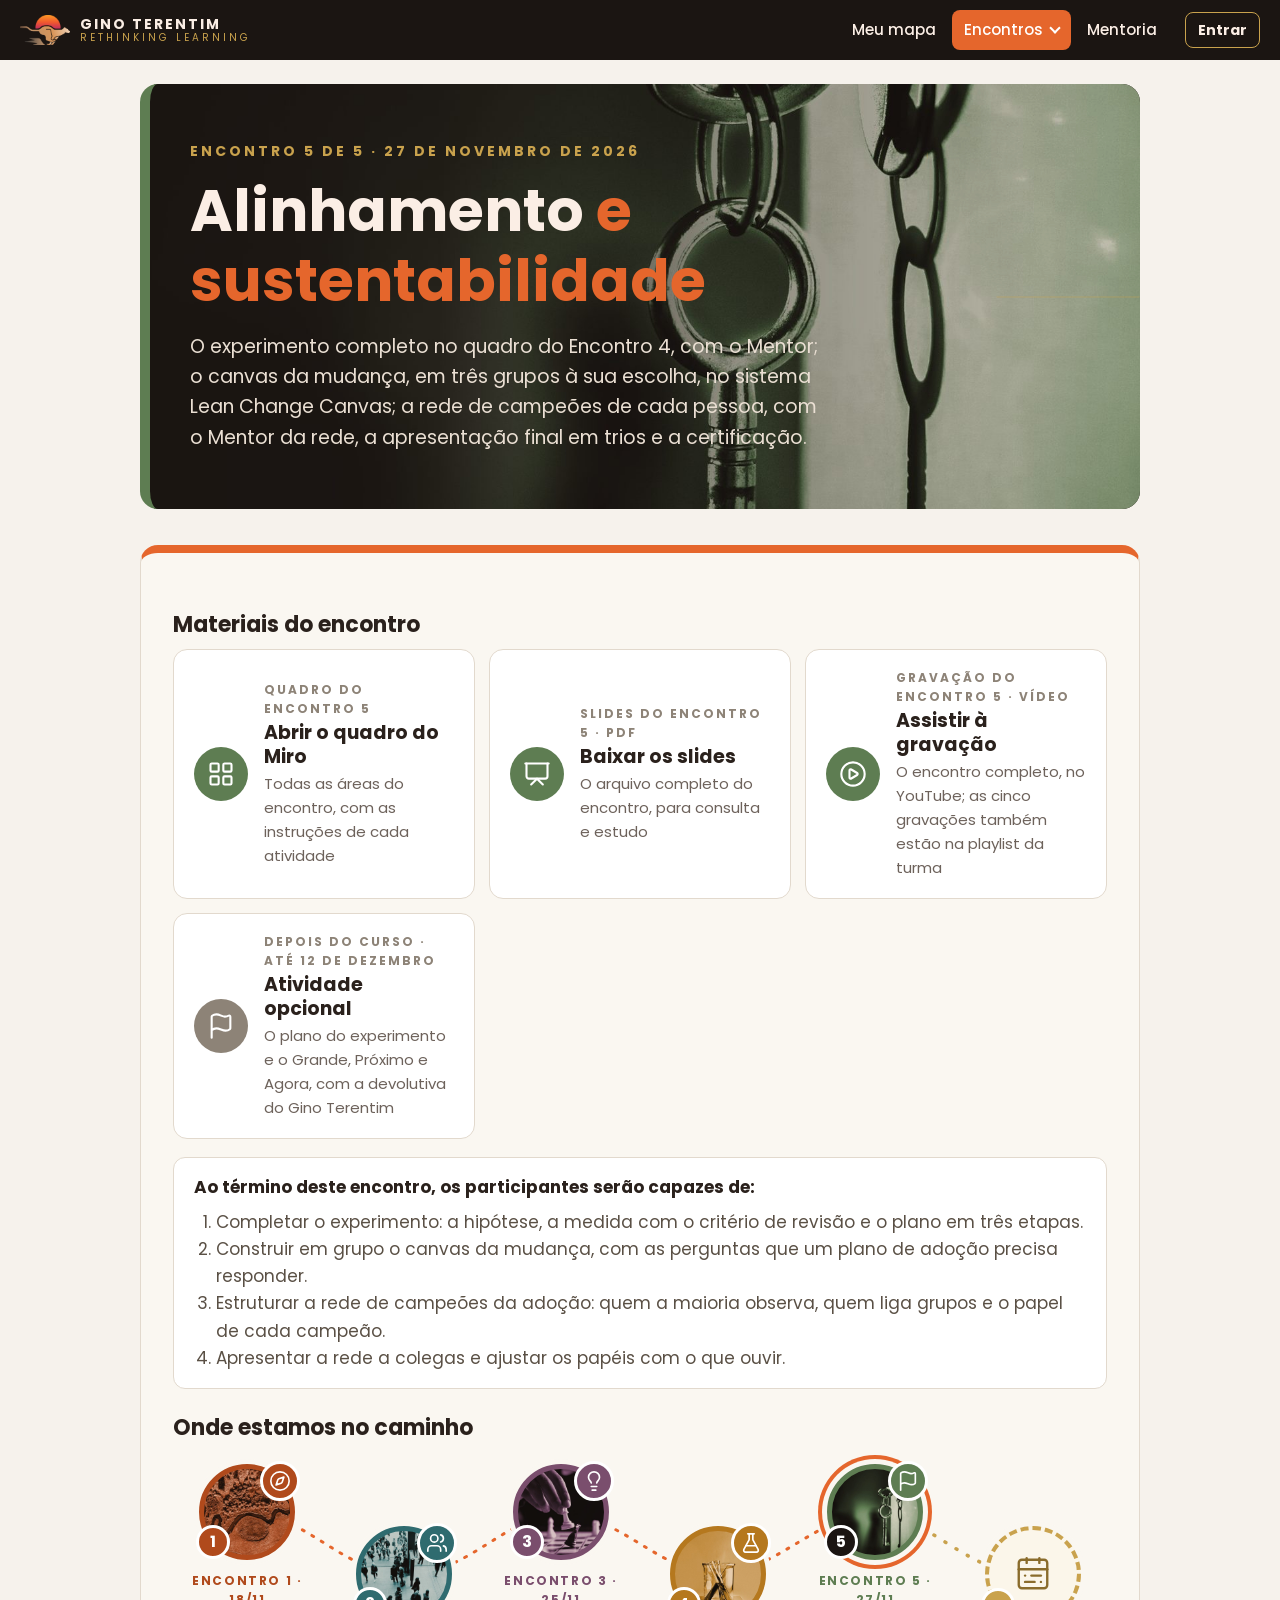
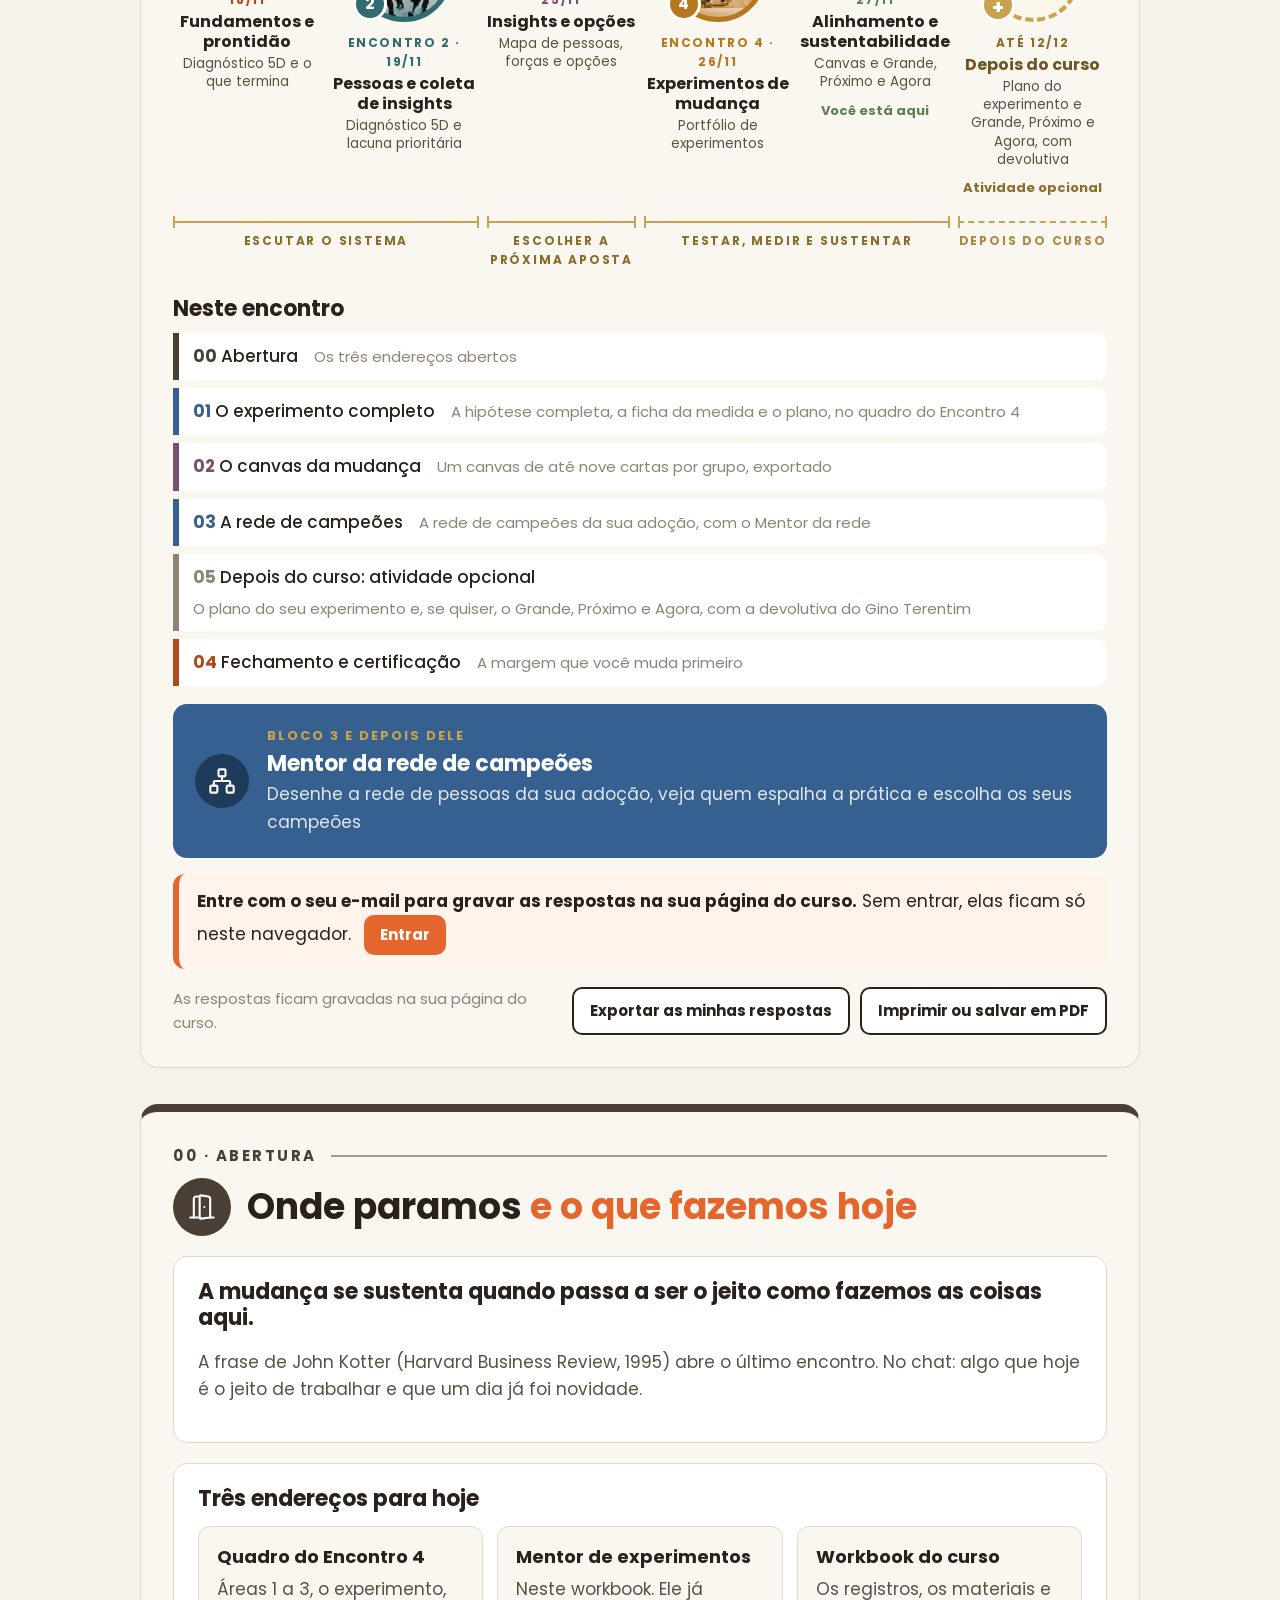
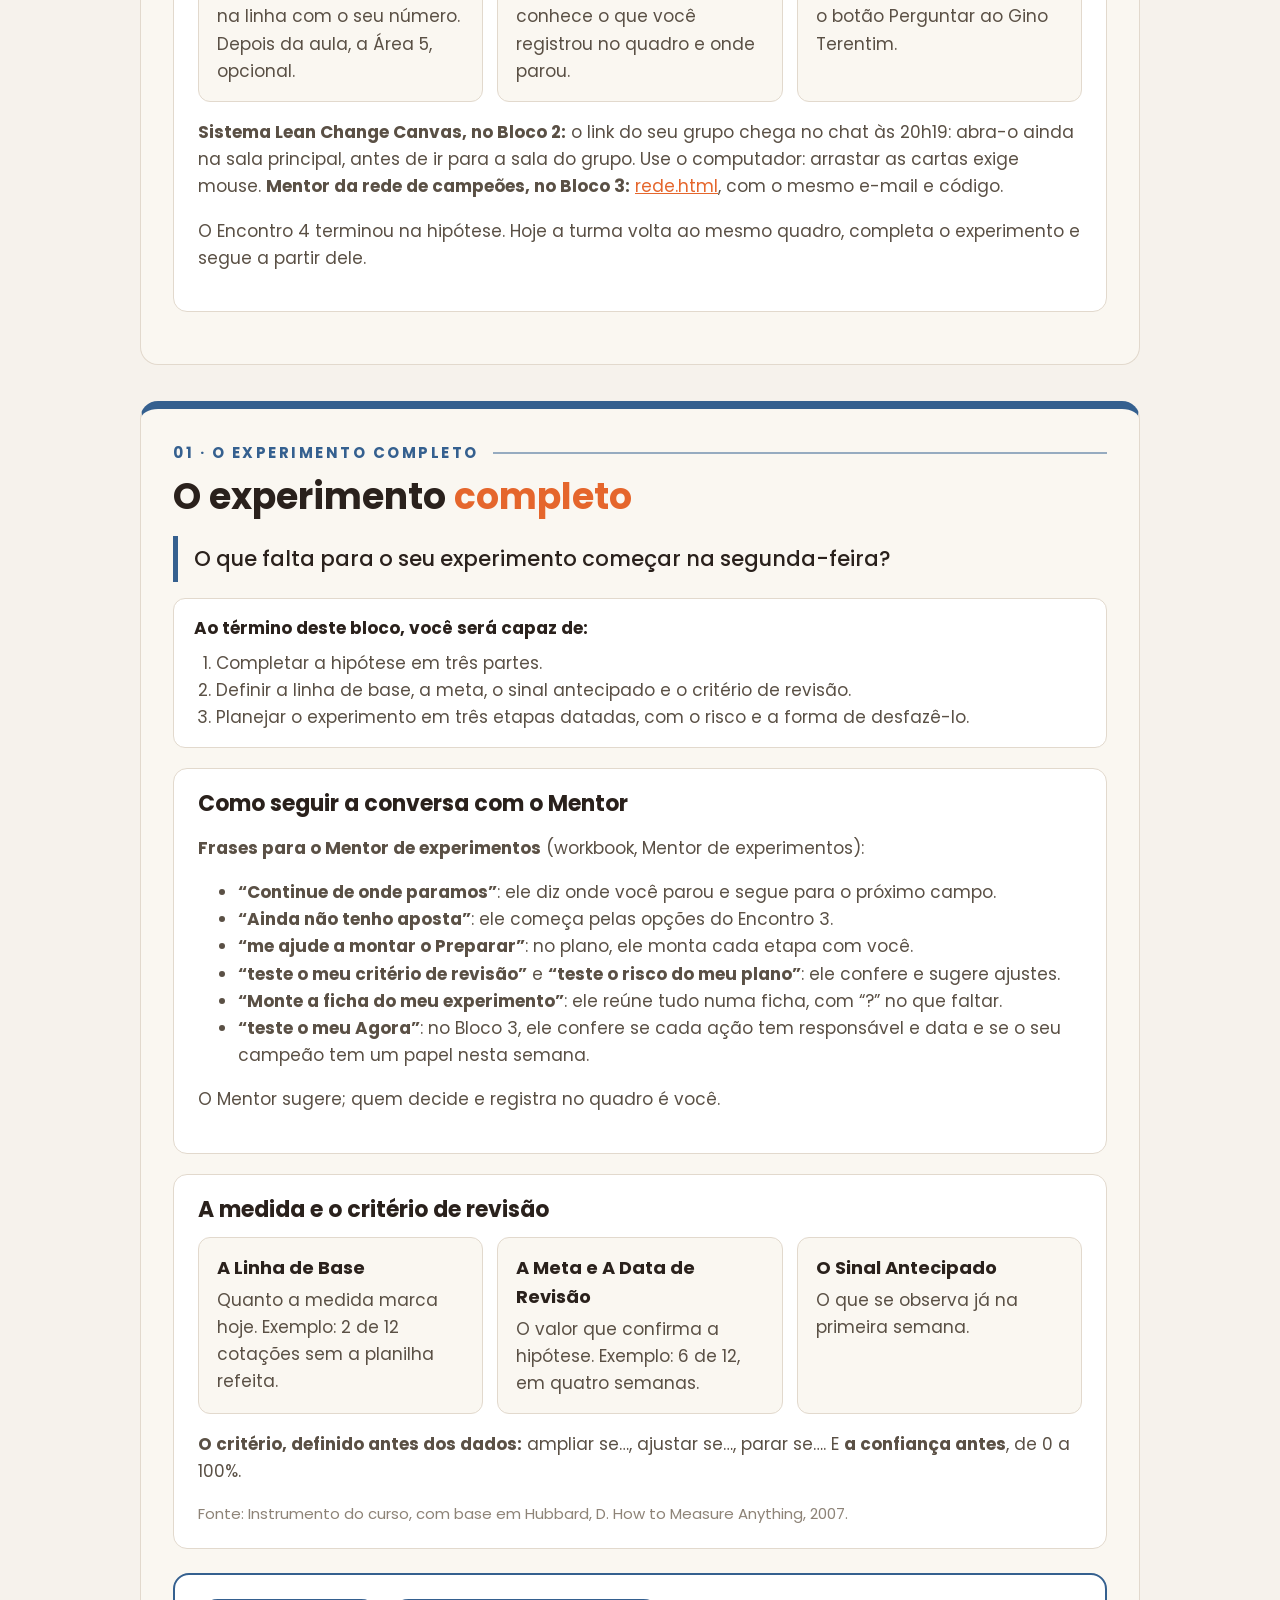
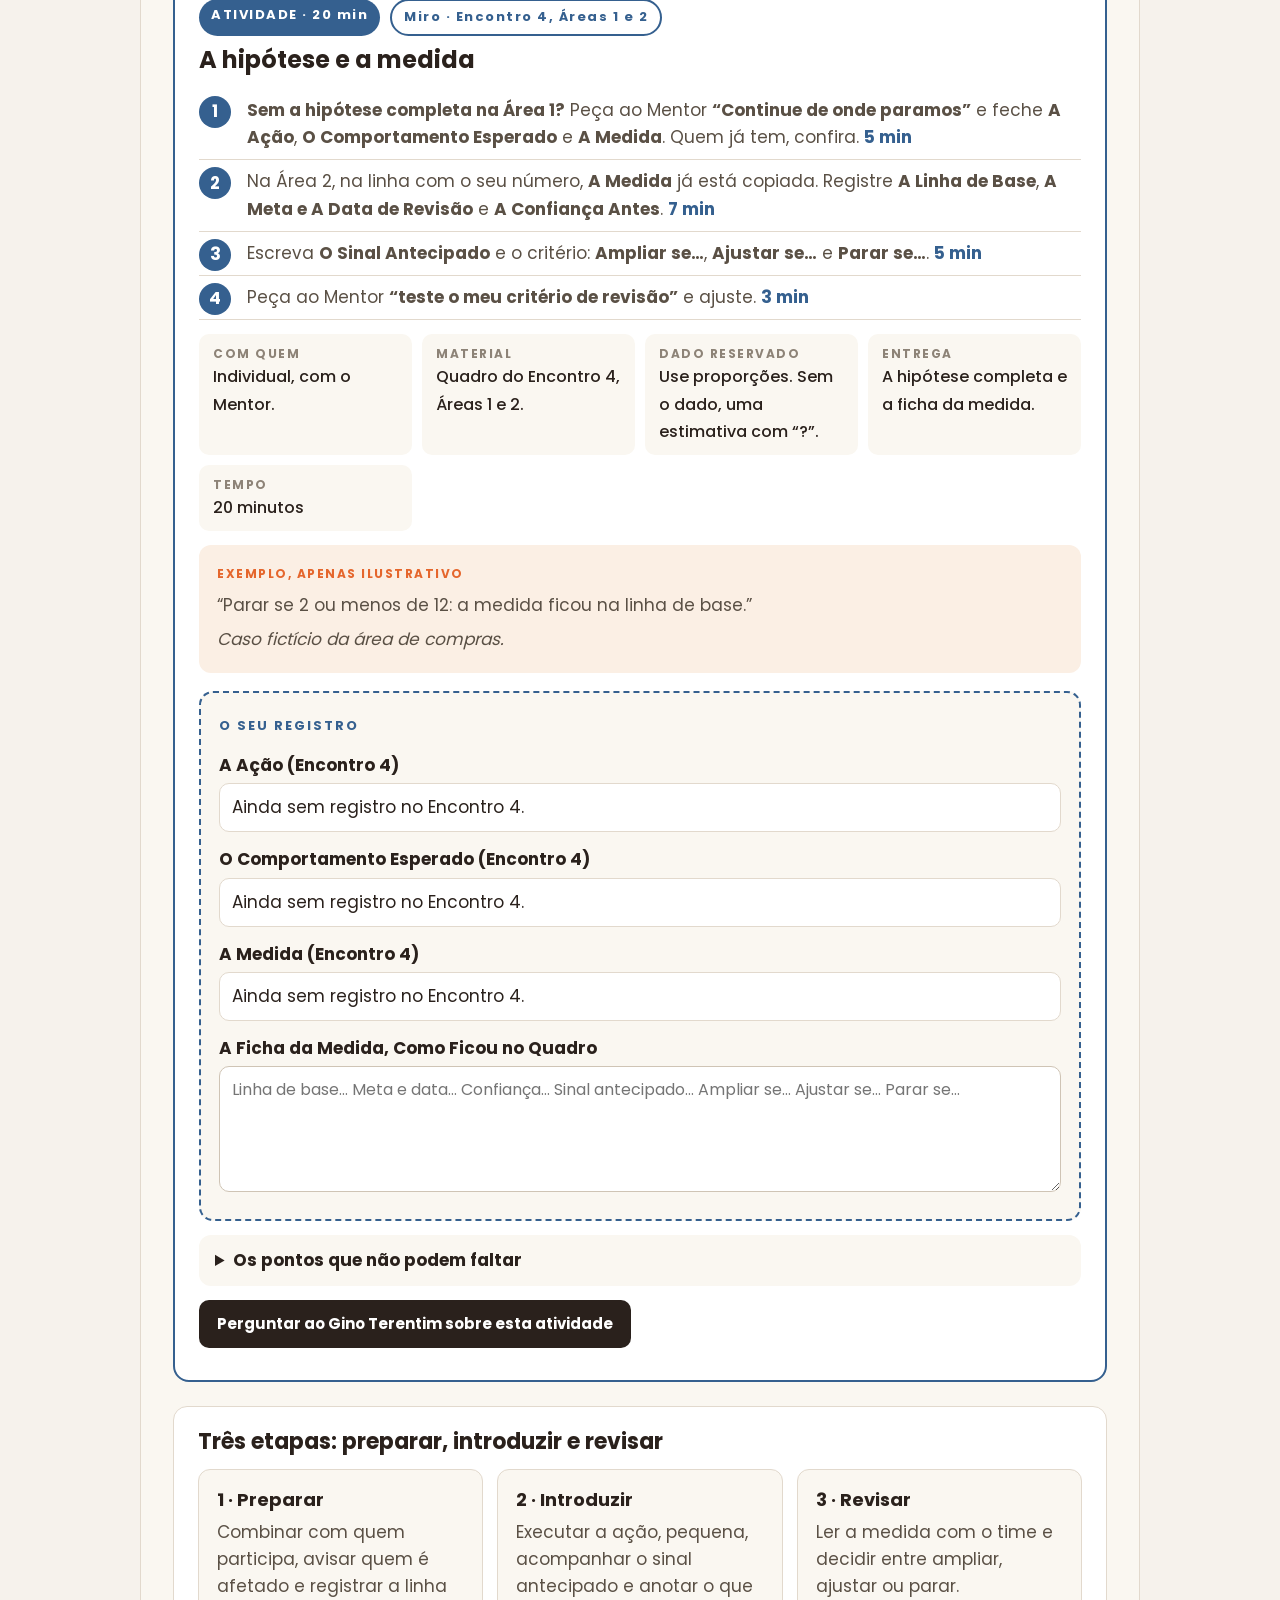
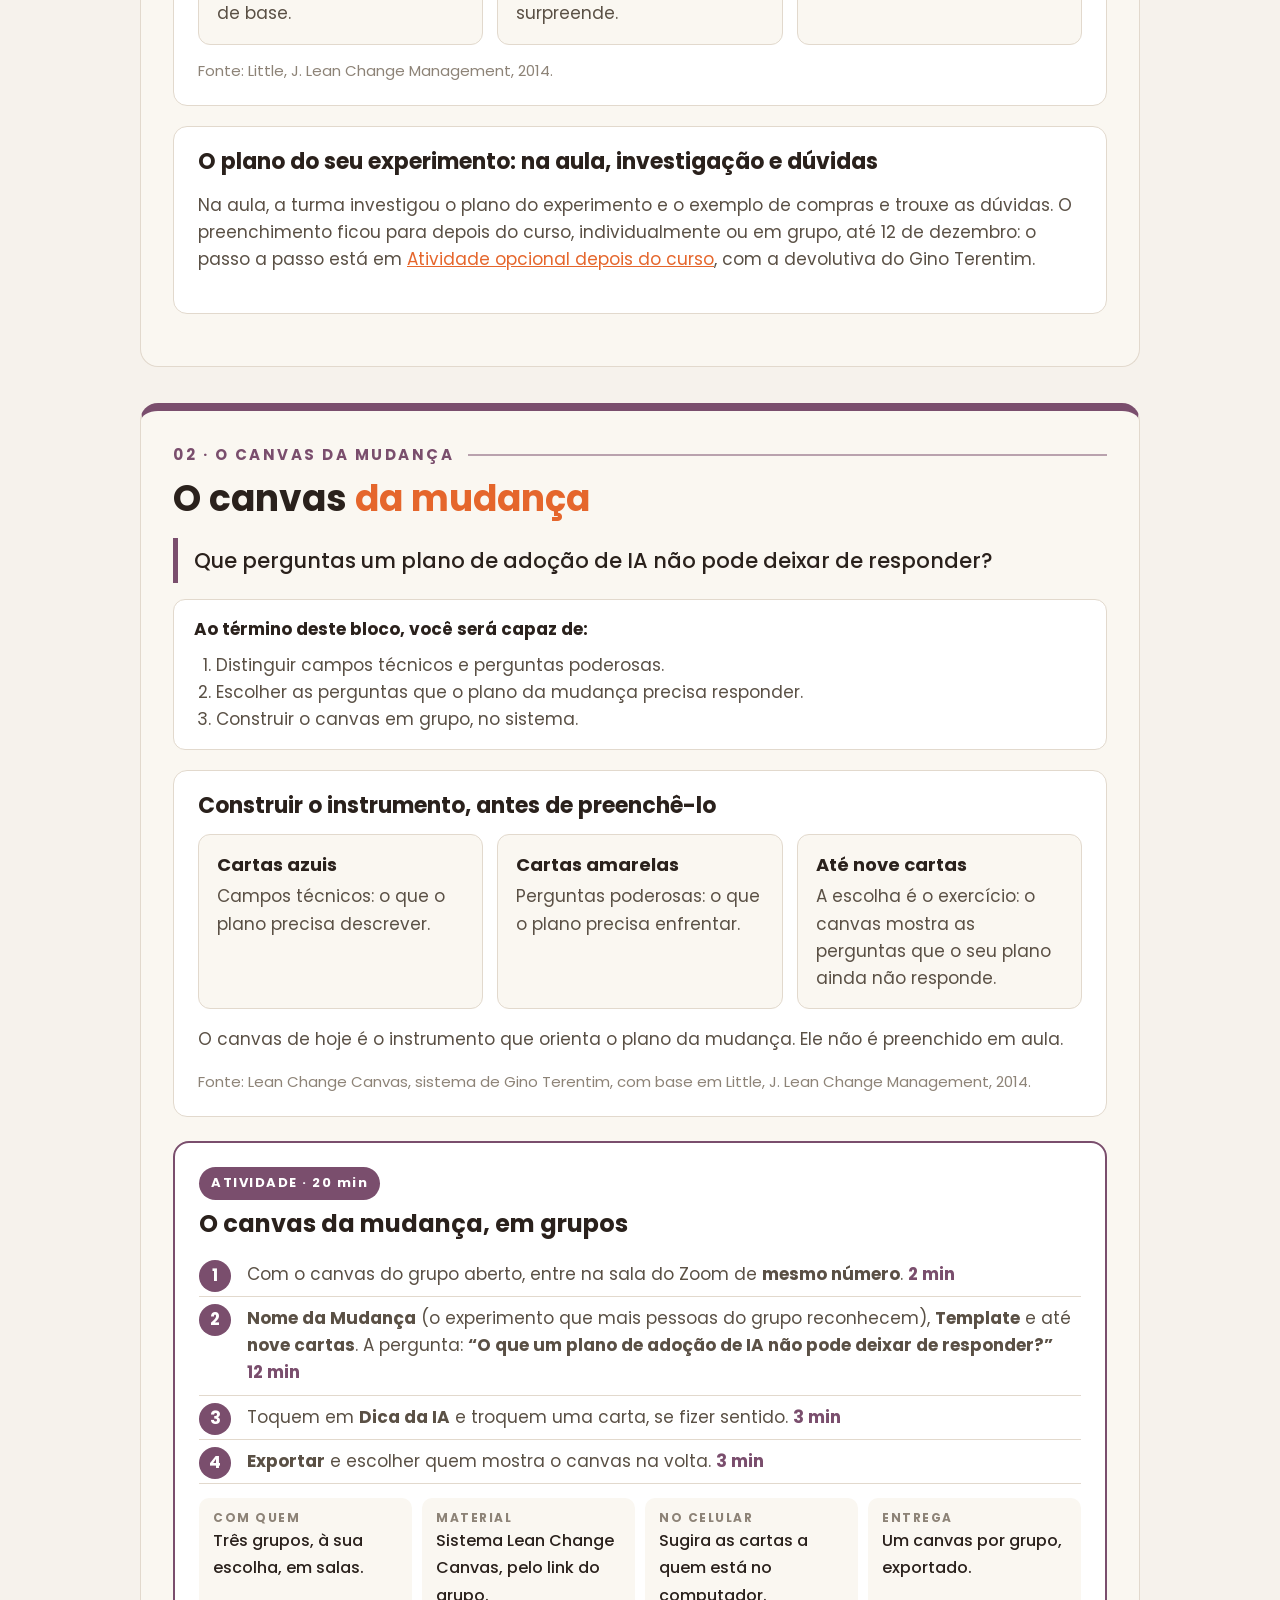
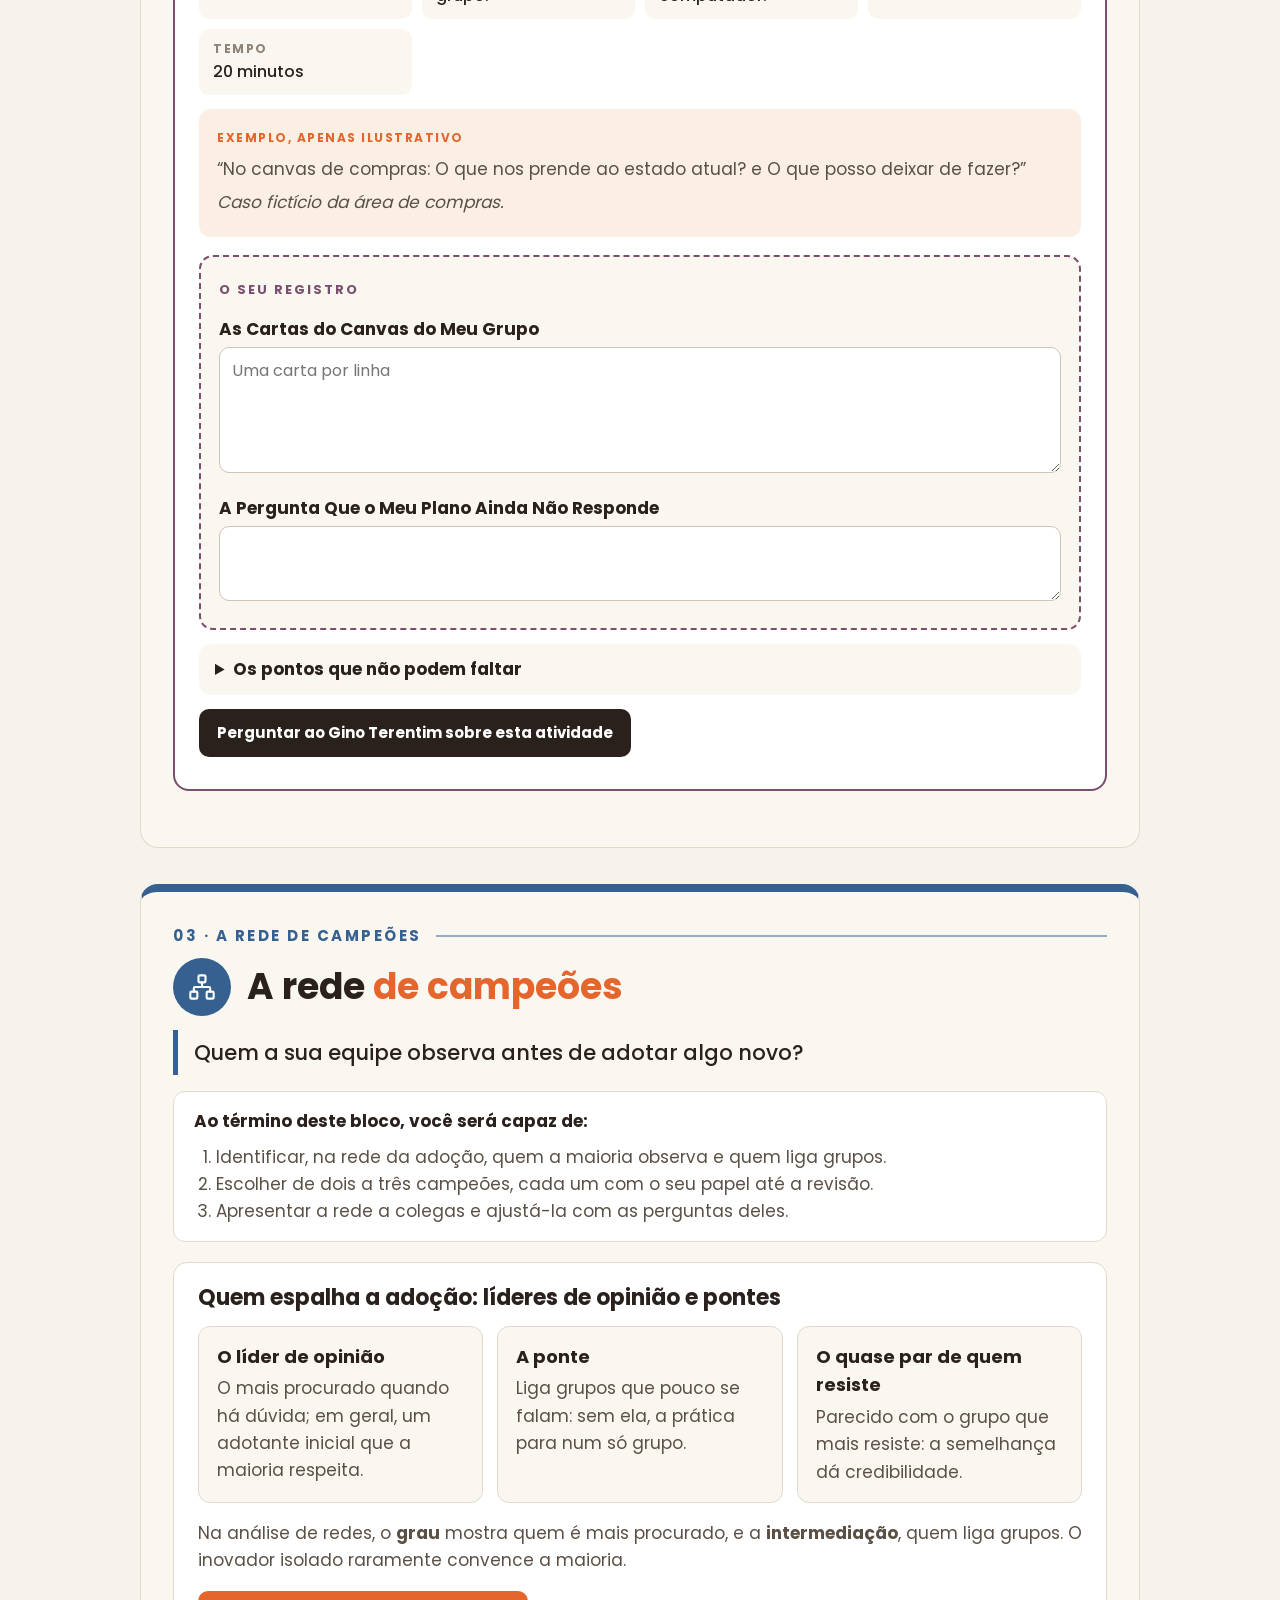
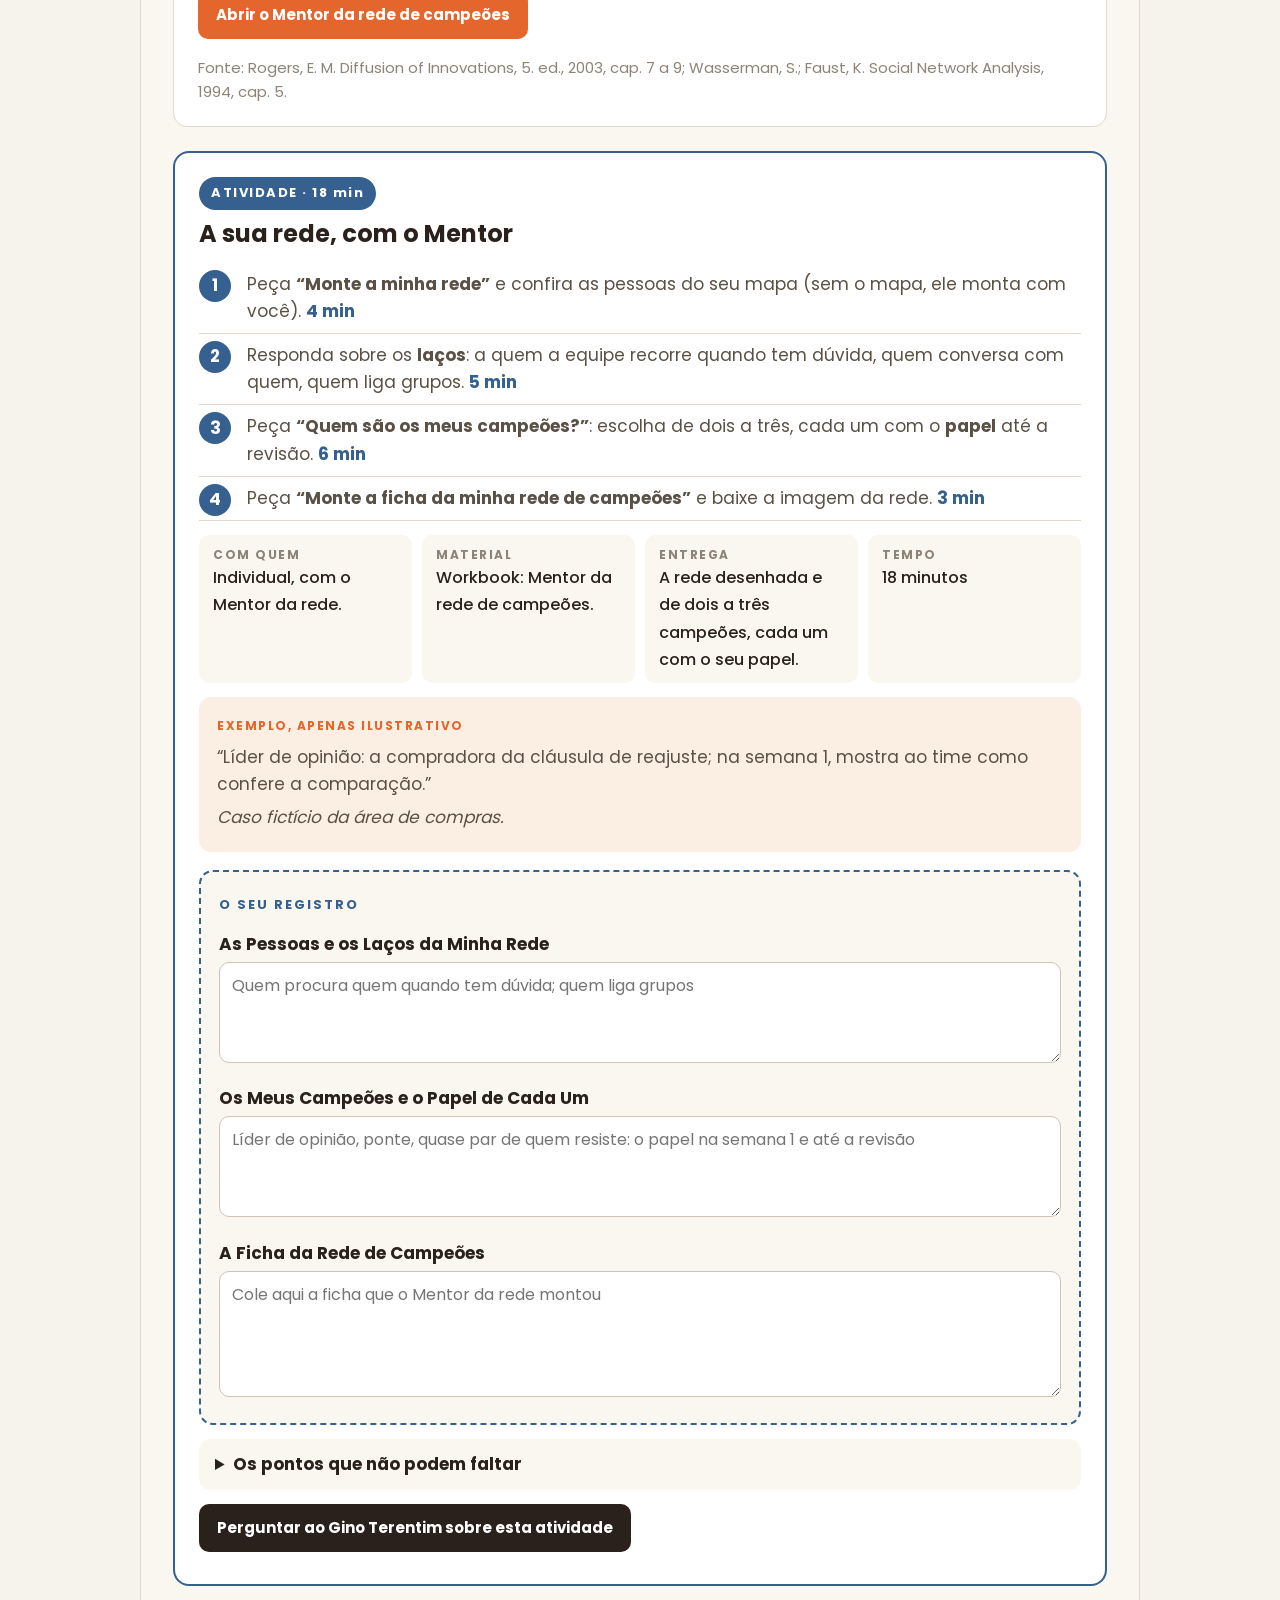
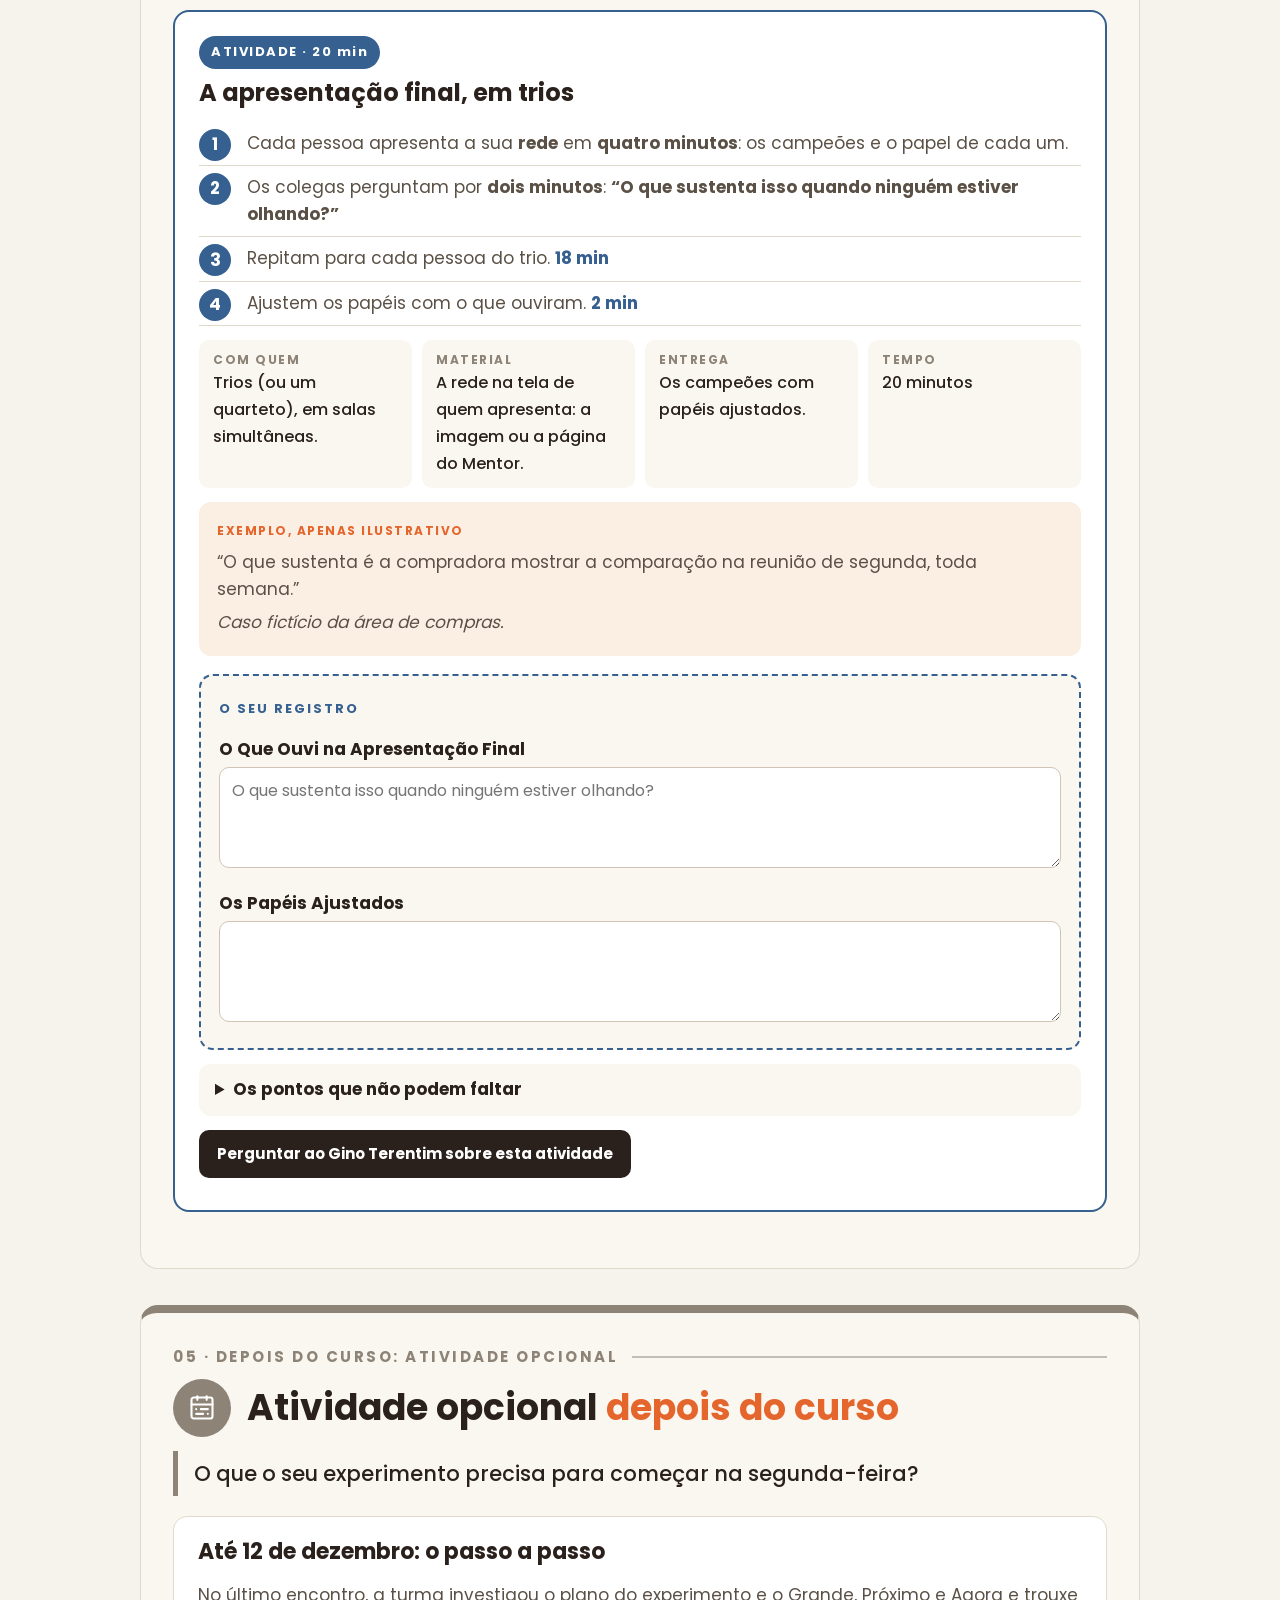
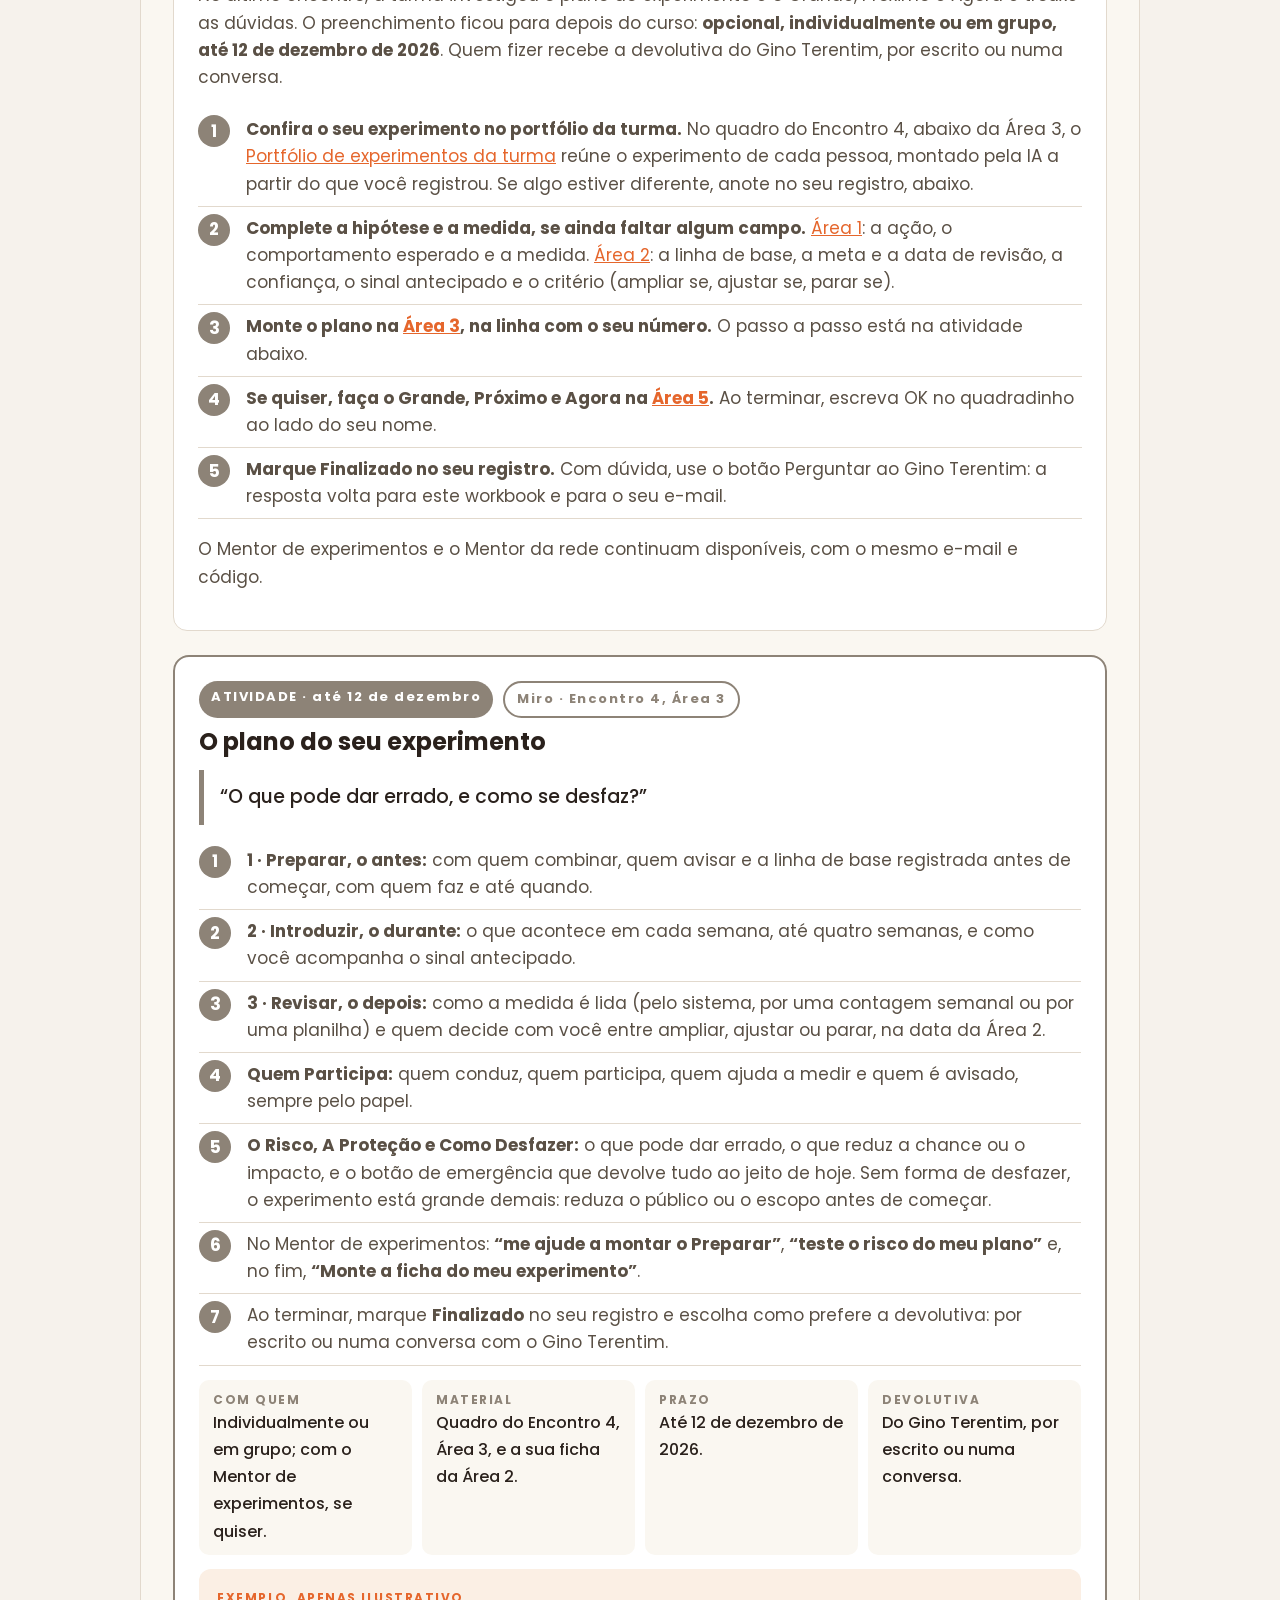
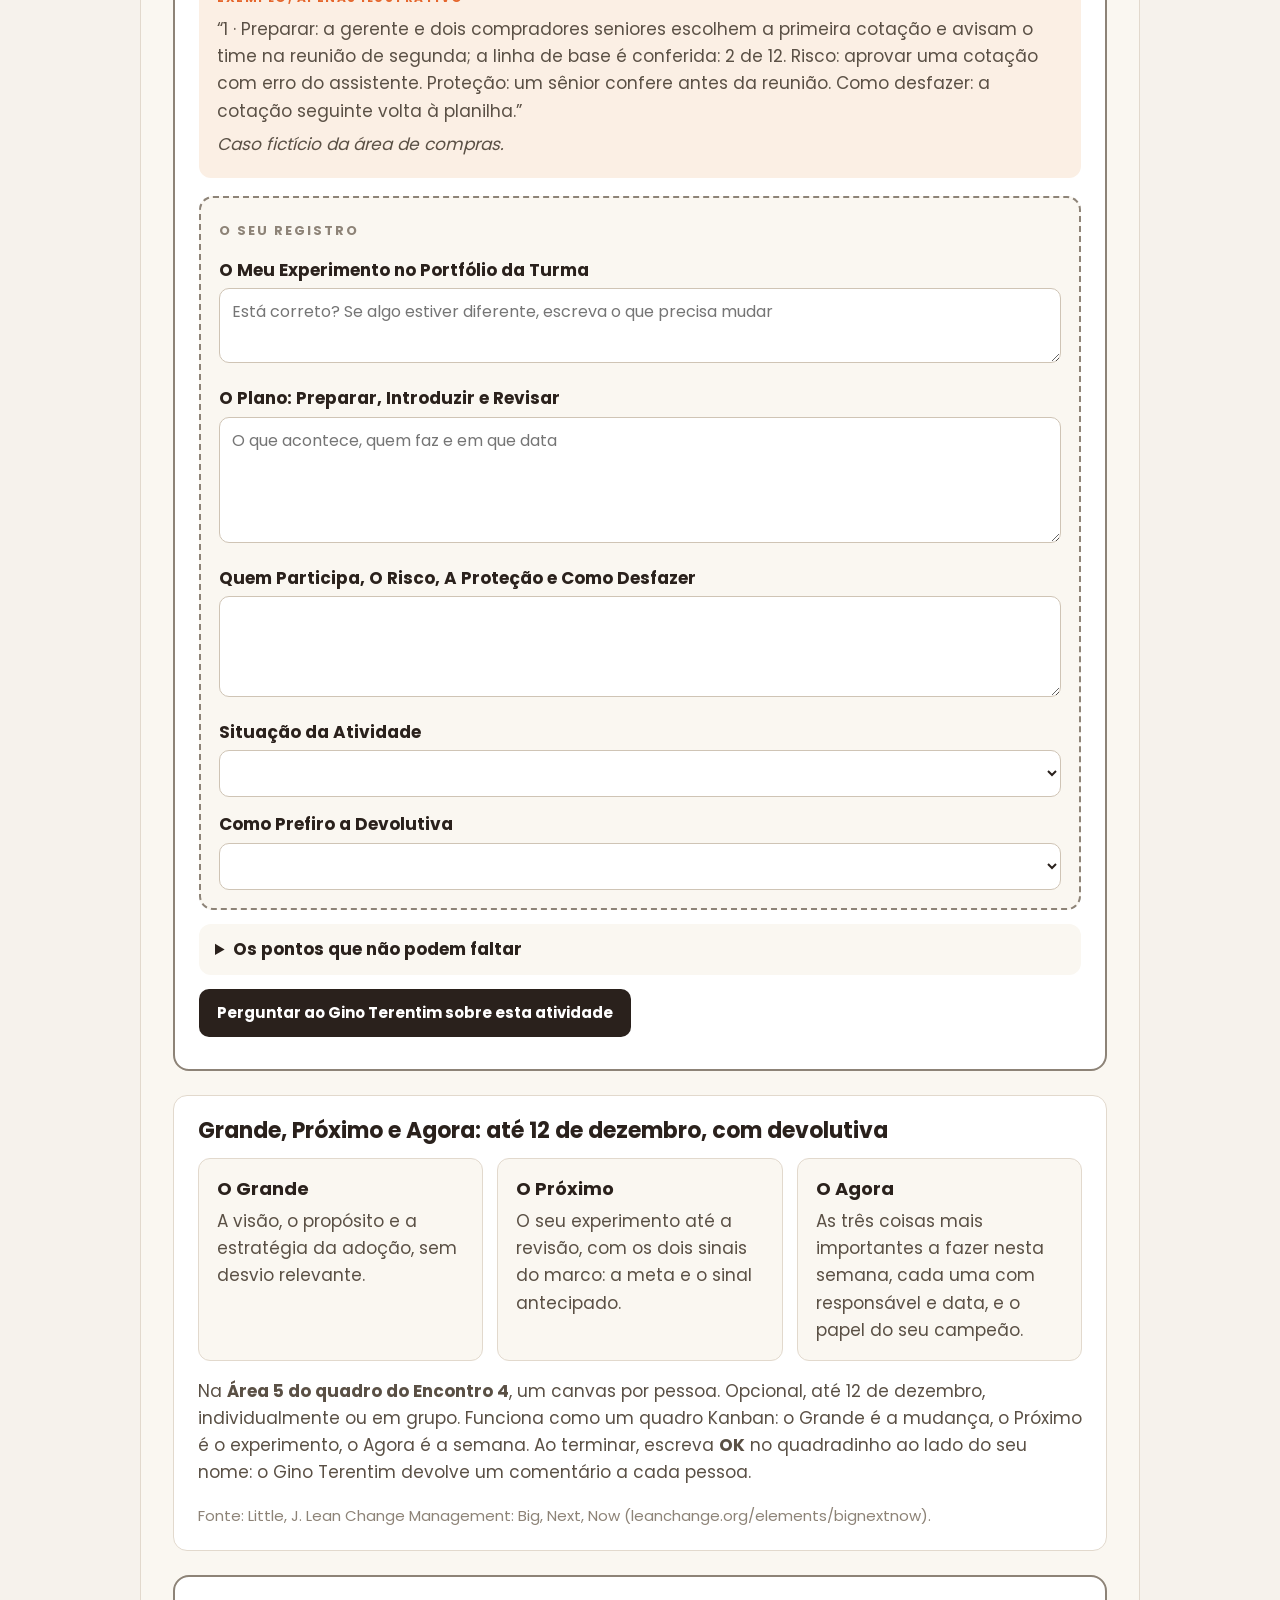
<file: docs/e5.html>
<!doctype html>
<html lang="pt-BR"><head><meta charset="utf-8"><meta name="viewport" content="width=device-width,initial-scale=1">
<title>CM4AI · Workbook · Encontro 5</title><meta name="robots" content="noindex">
<style>@font-face{font-family:Poppins;font-weight:400;src:url(fonts/Poppins-Regular.ttf) format('truetype');font-display:swap}@font-face{font-family:Poppins;font-weight:500;src:url(fonts/Poppins-Medium.ttf) format('truetype');font-display:swap}@font-face{font-family:Poppins;font-weight:700;src:url(fonts/Poppins-Bold.ttf) format('truetype');font-display:swap}:root{--lar:#E5662C;--tinta:#2A211C;--corpo:#5A5045;--linha:#E2D9CD;--fraco:#8D8377;--claro:#F6F2EC;--papel:#FAF7F1;--escuro:#1B1512;--ouro:#C9A24D;--tom:#E5662C}
*{box-sizing:border-box}
html{scroll-behavior:smooth}
body{margin:0;font-family:Poppins,system-ui,sans-serif;font-size:17px;line-height:1.6;color:var(--corpo);background:var(--claro)}
a{color:var(--lar)}
h1,h2,h3{color:var(--tinta);line-height:1.2;margin:0 0 .5em}
h1 em,h2 em{font-style:normal;color:var(--lar)}
main{max-width:1040px;margin:0 auto;padding:0 20px 40px}
.topo{position:sticky;top:0;z-index:20;display:flex;align-items:center;gap:16px;flex-wrap:wrap;padding:10px 20px;background:var(--escuro);color:#FBEEE5}
.marca{display:flex;align-items:center;gap:10px;text-decoration:none;color:#FBEEE5}
.marca img{height:30px;width:auto}
.marca span{display:flex;flex-direction:column;line-height:1.15}
.marca b{font-size:14px;letter-spacing:2px}
.marca i{font-style:normal;font-size:10px;letter-spacing:3px;color:var(--ouro)}
.nav{margin-left:auto;display:flex;gap:4px;flex-wrap:wrap}
.nav a{color:#FBEEE5;text-decoration:none;font-size:15px;font-weight:500;padding:8px 12px;border-radius:8px}
.nav a:hover,.nav a.ativo{background:var(--lar);color:#fff}
.selo-prof{margin-left:auto;background:var(--lar);color:#fff;font-weight:700;font-size:13px;letter-spacing:2px;padding:6px 12px;border-radius:6px}
.capa{margin:24px 0 0;padding:56px 40px;border-radius:18px;background:var(--escuro);color:#EADFD3;position:relative;overflow:hidden;border-left:10px solid var(--tom)}
.capa:after{content:"";position:absolute;right:-70px;top:-70px;width:280px;height:280px;border:2px solid var(--ouro);opacity:.35;clip-path:polygon(25% 0,75% 0,100% 50%,75% 100%,25% 100%,0 50%);background:transparent;outline:2px solid var(--ouro)}
.capa__k{font-size:14px;font-weight:700;letter-spacing:3px;color:var(--ouro);margin:0 0 14px}
.capa h1{color:#FBEEE5;font-size:clamp(34px,6vw,58px);margin:0 0 16px}
.capa__l{font-size:19px;max-width:720px;margin:0}
.bloco{margin:36px 0 0;padding:32px;background:var(--papel);border:1px solid var(--linha);border-radius:18px;border-top:8px solid var(--tom)}
.bloco--abre{border-top-color:var(--lar)}
.eyebrow{display:flex;align-items:center;gap:14px;color:var(--tom);font-weight:700;font-size:15px;letter-spacing:2.5px;margin-bottom:10px}
.eyebrow i{flex:1;height:2px;background:var(--tom);opacity:.5}
.bloco h2{font-size:clamp(26px,4vw,36px)}
.bloco h3{font-size:22px;margin-top:1.2em}
.pergunta{font-size:21px;font-weight:500;color:var(--tinta);border-left:5px solid var(--tom);padding:6px 0 6px 16px;margin:14px 0}
.pergunta--at{font-size:19px;background:#fff;border-radius:0 10px 10px 0;padding:12px 16px}
.capaz{background:#fff;border:1px solid var(--linha);border-radius:12px;padding:16px 20px;margin:16px 0}
.capaz b{color:var(--tinta)}
.capaz ol{margin:8px 0 0;padding-left:22px}
.conceito{background:#fff;border:1px solid var(--linha);border-radius:14px;padding:22px 24px;margin:20px 0}
.conceito h3{margin-top:0}
.fonte{font-size:15px;color:var(--fraco);margin:10px 0 0}
.regua{background:#B04A1C;color:#FDEFE6;border-radius:14px;padding:24px;margin:20px 0}
.regua h3{color:#fff;margin-top:0}
.regua__q{font-size:22px;font-weight:700;color:#fff}
.regua .cards3>div{background:rgba(255,255,255,.12);border:0;color:#FDEFE6}
.regua .cards3 b{color:#fff}
.regua .tabela--ler{background:#fff;color:var(--corpo)}
.cards3{display:grid;grid-template-columns:repeat(auto-fit,minmax(230px,1fr));gap:14px;margin:14px 0}
.cards3>div{background:var(--papel);border:1px solid var(--linha);border-radius:12px;padding:16px 18px}
.cards3 b{display:block;color:var(--tinta);font-size:18px;margin-bottom:4px}
.cards3 p{margin:0}
.cards3 i{display:block;margin-top:8px;color:var(--fraco)}
.cards2{display:grid;grid-template-columns:repeat(auto-fit,minmax(260px,1fr));gap:16px;margin:24px 0 8px}
.cartao{display:flex;flex-direction:column;gap:6px;padding:22px;border-radius:14px;background:var(--tom);color:#fff;text-decoration:none}
.cartao span{font-size:13px;font-weight:700;letter-spacing:2px;opacity:.85}
.cartao b{font-size:22px;line-height:1.2}
.cartao i{font-style:normal;opacity:.9}
.nota-pe{color:var(--fraco);font-size:15px}
.caminho{display:grid;grid-template-columns:repeat(5,1fr);gap:10px;margin:16px 0}
.caminho__p{display:flex;flex-direction:column;align-items:center;text-align:center;gap:4px;padding:14px 8px;border-radius:12px;background:#fff;border:2px solid var(--linha);text-decoration:none;color:var(--corpo)}
.caminho__g{font-size:11px;font-weight:700;letter-spacing:1.5px;color:var(--fraco);text-transform:uppercase;min-height:34px}
.caminho__n{width:52px;height:52px;border-radius:50%;display:grid;place-items:center;font-weight:700;font-size:22px;color:var(--tom);border:3px solid var(--tom);background:var(--claro)}
.caminho__p b{color:var(--tinta);font-size:15px;line-height:1.25}
.caminho__p small{font-size:13px}
.caminho__p em{font-style:normal;font-size:13px;font-weight:500;color:var(--tom)}
.caminho__p.feito .caminho__n,.caminho__p.aqui .caminho__n{background:var(--tom);color:#fff}
.caminho__p.aqui{border-color:var(--lar);box-shadow:0 0 0 3px rgba(229,102,44,.25)}
.indice{list-style:none;padding:0;margin:10px 0;display:grid;gap:8px}
.indice li{display:flex;flex-wrap:wrap;gap:6px 16px;align-items:baseline;background:#fff;border-left:6px solid var(--tom);border-radius:0 10px 10px 0;padding:10px 14px}
.indice a{color:var(--tinta);text-decoration:none;font-weight:500}
.indice a b{color:var(--tom)}
.indice span{color:var(--fraco);font-size:15px}
.atividade{background:#fff;border:2px solid var(--tom);border-radius:16px;padding:24px;margin:24px 0}
.atividade__cab{display:flex;gap:10px;flex-wrap:wrap;margin-bottom:10px}
.selo{display:inline-block;background:var(--tom);color:#fff;font-weight:700;font-size:13px;letter-spacing:1.5px;padding:6px 12px;border-radius:999px;text-decoration:none}
.selo--miro{background:#fff;color:var(--tom);border:2px solid var(--tom)}
.selo--mentor{background:#FBEFE4;color:#B04A1C;border:2px solid #E5662C}
.atividade h3{margin-top:4px;font-size:24px}
.passos{padding-left:0;list-style:none;counter-reset:p;margin:14px 0}
.passos li{counter-increment:p;position:relative;padding:8px 0 8px 48px;border-bottom:1px solid var(--linha)}
.passos li:before{content:counter(p);position:absolute;left:0;top:7px;width:32px;height:32px;border-radius:50%;background:var(--tom);color:#fff;font-weight:700;display:grid;place-items:center}
.passos li i{font-style:normal;font-weight:700;color:var(--tom);white-space:nowrap}
.meta{display:grid;grid-template-columns:repeat(auto-fit,minmax(200px,1fr));gap:10px;margin:14px 0}
.meta div{background:var(--papel);border-radius:10px;padding:10px 14px}
.meta span{display:block;font-size:12px;font-weight:700;letter-spacing:1.5px;text-transform:uppercase;color:var(--fraco)}
.meta b{font-weight:500;color:var(--tinta);font-size:16px}
.exemplo{background:#FBEFE4;border-radius:12px;padding:14px 18px;margin:14px 0}
.exemplo>span{font-size:12px;font-weight:700;letter-spacing:1.5px;color:var(--lar)}
.exemplo p{margin:6px 0}
.registro{border:2px dashed var(--tom);border-radius:14px;padding:18px;margin:18px 0 6px;background:var(--papel)}
.registro__t{font-size:13px;font-weight:700;letter-spacing:2px;color:var(--tom)}
.campo{margin:14px 0 0}
.campo label{display:block;color:var(--tinta);margin-bottom:4px}
.dica{margin:0 0 6px;font-size:15px;color:var(--fraco)}
textarea,input[type=text],select{width:100%;font:inherit;font-size:16px;color:var(--tinta);background:#fff;border:1.5px solid #CFC4B5;border-radius:10px;padding:10px 12px}
textarea{resize:vertical;min-height:52px}
textarea:focus,input:focus,select:focus{outline:3px solid rgba(229,102,44,.35);border-color:var(--lar)}
.espelho__v{background:#fff;border:1.5px solid var(--linha);border-radius:10px;padding:10px 12px;color:var(--tinta);white-space:pre-wrap}
.notas{display:grid;grid-template-columns:repeat(auto-fit,minmax(130px,1fr));gap:10px}
.banco{margin:4px 0 8px}
.lacunas,.associar{padding-left:22px;margin:8px 0 12px}
.lacunas li,.associar li{margin:8px 0}
.lacuna{width:74px!important;display:inline-block;text-align:center;font-weight:700}
.associar li{display:grid;grid-template-columns:1fr minmax(200px,260px);gap:12px;align-items:center}
.certo{border-color:#3F7D4E!important;background:#E9F4EA!important}
.errado{border-color:#B8432F!important;background:#FBE9E5!important}
.tabela-w{overflow-x:auto;margin:10px 0}
.tabela{width:100%;border-collapse:collapse;font-size:16px}
.tabela th{background:var(--tinta);color:#FBEEE5;text-align:left;padding:10px 12px;font-size:14px;letter-spacing:.5px}
.tabela td{border:1px solid var(--linha);padding:8px 10px;vertical-align:top;background:#fff;min-width:190px}
.tabela--ler td{padding:10px 12px}
.tabela td textarea,.tabela td select{border-color:var(--linha)}
.mapa{position:relative;margin:16px 0 0;height:480px;background:#fff;border:1.5px solid var(--linha);border-radius:12px;overflow:hidden}
.mapa:before{content:"";position:absolute;left:50%;top:0;bottom:0;border-left:2px dashed var(--linha)}
.mapa:after{content:"";position:absolute;top:50%;left:0;right:0;border-top:2px dashed var(--linha)}
.mapa__q{position:absolute;font-size:12px;font-weight:700;letter-spacing:1px;color:var(--fraco);text-transform:uppercase;padding:8px 10px;z-index:1}
.mapa__n{position:absolute;z-index:2;max-width:42%;font-size:14px;line-height:1.25;font-weight:500;color:var(--tinta);padding:6px 9px;border-radius:6px;box-shadow:0 1px 0 rgba(0,0,0,.15)}
.pontos{margin:14px 0 0;background:var(--papel);border-radius:12px;padding:12px 16px}
.pontos summary{cursor:pointer;font-weight:700;color:var(--tinta)}
.btn{display:inline-block;font:inherit;font-size:15px;font-weight:700;border-radius:10px;padding:10px 16px;cursor:pointer;text-decoration:none;border:2px solid transparent}
.btn--sec{background:#fff;color:var(--tinta);border-color:var(--tinta)}
.btn--mentor{background:var(--tinta);color:#fff}
.mentor{margin:14px 0 0}
.barra{display:flex;flex-wrap:wrap;gap:10px;align-items:center;margin:18px 0 0}
.barra__s{flex:1;min-width:220px;color:var(--fraco);font-size:15px}
.prof{margin:16px 0 0;background:#2A211C;color:#EADFD3;border-radius:12px;padding:16px 20px}
.prof>span{font-size:12px;font-weight:700;letter-spacing:2px;color:var(--ouro)}
.prof__resp{background:rgba(255,255,255,.08);border-radius:10px;padding:10px 14px;margin-top:10px}
.prof__resp b{color:#fff;display:block}
.rodape{max-width:1040px;margin:0 auto;padding:20px;display:flex;justify-content:space-between;gap:12px;flex-wrap:wrap;font-size:14px;color:var(--fraco);border-top:1px solid var(--linha)}
.rodape span:last-child{color:var(--lar);font-weight:700}
@media(max-width:760px){
 body{font-size:16px}.bloco{padding:20px}.capa{padding:36px 22px}
 .caminho{grid-template-columns:1fr 1fr}.caminho__g{min-height:0}
 .associar li{grid-template-columns:1fr}
 .tabela[data-tabela] thead{display:none}
 .tabela[data-tabela] tr{display:block;margin-bottom:14px;border:1px solid var(--linha);border-radius:10px;overflow:hidden}
 .tabela[data-tabela] td{display:block;border:0;border-bottom:1px solid var(--linha)}
 .tabela[data-tabela] td:before{content:attr(data-th);display:block;font-size:12px;font-weight:700;letter-spacing:1px;color:var(--fraco);text-transform:uppercase;margin-bottom:4px}
 .mapa{height:420px}
}
@media print{
 .topo,.barra,.mentor,.btn{display:none!important}
 body{background:#fff;font-size:12pt}.bloco,.atividade,.conceito{break-inside:avoid-page;box-shadow:none}
 .bloco{break-inside:auto}.capa{background:#fff;color:#000;border:2px solid #000}.capa h1{color:#000}.capa__k{color:#000}
 textarea,input,select{border:1px solid #999}
 details.pontos{display:block}
}

/* ===== camada 2026-11 · mapa de navegação, conta e capas com foto ===== */
.btn{background:var(--lar);color:#fff}
.btn--sec{background:#fff;color:var(--tinta);border-color:var(--tinta)}
.btn--mentor{background:var(--tinta);color:#fff}
.btn--grande{font-size:17px;padding:14px 22px;margin-top:18px;width:100%}
.btn:hover{filter:brightness(1.06)}
.disco{flex:none;display:inline-grid;place-items:center;width:54px;height:54px;border-radius:50%;background:var(--tom)}
.disco svg{display:block}
.capa--foto{background-color:var(--escuro);background-image:var(--foto,none);background-position:right center;background-size:cover;background-repeat:no-repeat;min-height:380px;display:flex;flex-direction:column;justify-content:flex-end}
.capa--foto .capa__l,.capa--foto h1,.capa--foto .capa__k{max-width:640px;position:relative;z-index:1}
.capa--foto:after{opacity:.22}
.conta{display:flex;align-items:center;gap:10px;font-size:14px;color:#FBEEE5}
.conta a{color:#FBEEE5;font-weight:700;text-decoration:none;border:1.5px solid var(--ouro);padding:6px 12px;border-radius:8px}
.conta span{font-weight:700}
.conta__sair{font:inherit;font-size:13px;background:transparent;color:var(--ouro);border:1.5px solid var(--ouro);border-radius:8px;padding:5px 10px;cursor:pointer}
.aviso-conta{margin:16px 0 0;padding:14px 18px;border-radius:12px;background:#FFF4EC;border-left:6px solid var(--lar);color:var(--tinta)}
.aviso-conta .btn{margin-left:8px;padding:6px 14px}
.barra__s--ok{color:#4B6A41;font-weight:500}
.barra__s--ok:before{content:"";display:inline-block;width:9px;height:9px;border-radius:50%;background:#5E7D52;margin-right:8px;vertical-align:1px}
/* entrada */
.entrada{margin:28px 0 0;display:grid;grid-template-columns:minmax(0,1.05fr) minmax(0,1fr);gap:28px;align-items:start}
.entrada[hidden]{display:none}
.entrada__f{padding:32px;background:var(--papel);border:1px solid var(--linha);border-top:8px solid var(--lar);border-radius:18px}
.entrada__f h2{font-size:clamp(26px,4vw,34px)}
.entrada__f label{display:block;margin:16px 0 6px;color:var(--tinta)}
.entrada__f input{font-size:18px;padding:12px 14px}
.entrada__f input[name=codigo]{letter-spacing:10px;max-width:200px}
.entrada__aviso{min-height:1.6em;margin:12px 0 0;color:var(--corpo);font-weight:500}
.entrada__aviso--erro{color:#A33B12}
.entrada__passos{list-style:none;margin:0;padding:12px 0 0;display:flex;flex-direction:column;gap:22px;position:relative}
.entrada__passos:before{content:"";position:absolute;left:26px;top:40px;bottom:40px;border-left:2.5px dashed var(--ouro)}
.entrada__passos li{display:flex;gap:18px;align-items:flex-start;position:relative}
.entrada__passos b{display:block;color:var(--tinta);font-size:19px;margin-top:6px}
.entrada__passos p{margin:2px 0 0}
/* mapa do curso */
.mapa-curso{margin:36px 0 0;padding:36px 32px 32px;border-radius:18px;border:1px solid var(--linha);position:relative;overflow:hidden;
  background:var(--papel) url("data:image/svg+xml,%3Csvg%20xmlns%3D%22http%3A//www.w3.org/2000/svg%22%20width%3D%221000%22%20height%3D%22560%22%20viewBox%3D%220%200%201000%20560%22%3E%3Cg%20fill%3D%22none%22%20stroke%3D%22%23C9A24D%22%20stroke-opacity%3D%22.28%22%20stroke-width%3D%221.1%22%3E%3Cpath%20d%3D%22M219.3%2C150.0%20L220.1%2C152.6%20L220.0%2C155.2%20L219.1%2C157.8%20L217.5%2C160.1%20L215.2%2C162.2%20L212.6%2C163.9%20L209.8%2C165.5%20L207.0%2C166.8%20L204.3%2C168.0%20L201.7%2C169.2%20L199.2%2C170.3%20L196.7%2C171.4%20L194.1%2C172.4%20L191.4%2C173.3%20L188.6%2C173.9%20L185.8%2C174.3%20L182.9%2C174.4%20L180.0%2C174.2%20L177.2%2C173.9%20L174.4%2C173.5%20L171.6%2C173.1%20L168.8%2C172.7%20L165.9%2C172.4%20L162.8%2C172.1%20L159.6%2C171.6%20L156.3%2C171.0%20L153.0%2C170.0%20L150.1%2C168.6%20L147.6%2C166.8%20L145.8%2C164.6%20L144.7%2C162.2%20L144.4%2C159.6%20L144.7%2C157.0%20L145.5%2C154.5%20L146.5%2C152.2%20L147.6%2C150.0%20L148.5%2C148.0%20L149.1%2C146.0%20L149.5%2C143.9%20L149.7%2C141.8%20L149.9%2C139.6%20L150.3%2C137.3%20L151.0%2C135.0%20L152.2%2C132.7%20L153.9%2C130.7%20L156.1%2C128.9%20L158.6%2C127.4%20L161.5%2C126.3%20L164.5%2C125.4%20L167.6%2C124.7%20L170.7%2C124.3%20L173.8%2C123.9%20L176.9%2C123.6%20L180.0%2C123.4%20L183.1%2C123.4%20L186.3%2C123.6%20L189.3%2C124.2%20L192.2%2C125.2%20L194.8%2C126.5%20L197.0%2C128.1%20L198.9%2C130.0%20L200.5%2C131.9%20L201.9%2C133.8%20L203.2%2C135.5%20L204.7%2C137.2%20L206.4%2C138.7%20L208.5%2C140.2%20L210.8%2C141.7%20L213.3%2C143.4%20L215.7%2C145.3%20L217.8%2C147.6%20L219.3%2C150.0Z%22/%3E%3Cpath%20d%3D%22M259.8%2C150.0%20L260.6%2C155.2%20L259.7%2C160.4%20L257.2%2C165.3%20L253.4%2C169.8%20L248.8%2C173.7%20L243.6%2C177.2%20L238.4%2C180.3%20L233.2%2C183.1%20L228.3%2C185.8%20L223.4%2C188.4%20L218.6%2C190.9%20L213.7%2C193.3%20L208.5%2C195.3%20L203.1%2C197.0%20L197.4%2C198.1%20L191.6%2C198.7%20L185.8%2C198.7%20L180.0%2C198.3%20L174.4%2C197.8%20L168.8%2C197.2%20L163.1%2C196.6%20L157.3%2C196.2%20L151.2%2C195.8%20L144.7%2C195.2%20L138.1%2C194.3%20L131.5%2C192.8%20L125.3%2C190.5%20L120.0%2C187.3%20L115.7%2C183.3%20L112.9%2C178.7%20L111.5%2C173.7%20L111.4%2C168.5%20L112.3%2C163.4%20L113.8%2C158.6%20L115.5%2C154.2%20L116.9%2C150.0%20L117.8%2C146.0%20L118.1%2C141.9%20L118.1%2C137.7%20L118.0%2C133.3%20L118.1%2C128.6%20L118.8%2C123.8%20L120.5%2C119.1%20L123.2%2C114.7%20L127.0%2C110.8%20L131.7%2C107.4%20L137.1%2C104.6%20L143.0%2C102.5%20L149.0%2C100.8%20L155.1%2C99.4%20L161.3%2C98.3%20L167.5%2C97.3%20L173.7%2C96.6%20L180.0%2C96.3%20L186.3%2C96.4%20L192.6%2C97.2%20L198.5%2C98.8%20L204.0%2C101.1%20L208.9%2C104.1%20L213.1%2C107.5%20L216.6%2C111.2%20L219.7%2C114.9%20L222.7%2C118.4%20L225.8%2C121.6%20L229.3%2C124.4%20L233.5%2C127.1%20L238.3%2C129.9%20L243.5%2C132.9%20L248.7%2C136.4%20L253.5%2C140.4%20L257.4%2C145.0%20L259.8%2C150.0Z%22/%3E%3Cpath%20d%3D%22M300.5%2C150.0%20L300.5%2C157.8%20L298.0%2C165.4%20L293.4%2C172.5%20L287.4%2C179.0%20L280.5%2C184.7%20L273.2%2C189.9%20L266.0%2C194.6%20L259.1%2C199.1%20L252.3%2C203.5%20L245.5%2C207.8%20L238.5%2C211.9%20L231.1%2C215.6%20L223.2%2C218.7%20L214.9%2C221.0%20L206.2%2C222.4%20L197.4%2C223.0%20L188.6%2C223.0%20L180.0%2C222.5%20L171.5%2C222.0%20L163.0%2C221.5%20L154.3%2C221.2%20L145.2%2C220.9%20L135.6%2C220.5%20L125.7%2C219.7%20L115.7%2C218.0%20L106.1%2C215.3%20L97.5%2C211.1%20L90.3%2C205.7%20L85.1%2C199.2%20L82.0%2C191.9%20L80.9%2C184.2%20L81.3%2C176.6%20L82.8%2C169.3%20L84.6%2C162.5%20L86.1%2C156.1%20L87.0%2C150.0%20L86.9%2C144.0%20L86.2%2C137.8%20L85.2%2C131.2%20L84.5%2C124.2%20L84.5%2C117.0%20L85.9%2C109.8%20L89.0%2C102.8%20L93.7%2C96.3%20L99.9%2C90.7%20L107.4%2C85.9%20L115.7%2C81.9%20L124.4%2C78.7%20L133.4%2C76.0%20L142.5%2C73.8%20L151.7%2C71.8%20L161.0%2C70.2%20L170.4%2C69.1%20L180.0%2C68.7%20L189.5%2C69.3%20L198.8%2C71.1%20L207.5%2C74.0%20L215.3%2C78.1%20L222.2%2C82.9%20L228.1%2C88.3%20L233.3%2C93.6%20L238.0%2C98.8%20L242.9%2C103.4%20L248.4%2C107.5%20L254.7%2C111.2%20L262.0%2C114.9%20L270.1%2C118.9%20L278.4%2C123.5%20L286.3%2C128.9%20L293.1%2C135.2%20L298.0%2C142.4%20L300.5%2C150.0Z%22/%3E%3Cpath%20d%3D%22M340.1%2C150.0%20L338.5%2C160.3%20L334.0%2C170.1%20L327.4%2C179.2%20L319.3%2C187.6%20L310.6%2C195.1%20L301.8%2C202.1%20L293.2%2C208.7%20L284.9%2C215.2%20L276.6%2C221.5%20L268.0%2C227.6%20L258.8%2C233.3%20L248.8%2C238.2%20L238.0%2C242.2%20L226.7%2C245.0%20L215.0%2C246.6%20L203.2%2C247.3%20L191.5%2C247.4%20L180.0%2C247.2%20L168.5%2C247.0%20L156.9%2C247.0%20L144.9%2C247.2%20L132.2%2C247.2%20L119.0%2C246.8%20L105.6%2C245.4%20L92.5%2C242.5%20L80.4%2C237.9%20L70.0%2C231.5%20L62.0%2C223.4%20L56.6%2C214.0%20L53.8%2C204.0%20L53.2%2C193.8%20L54.1%2C183.9%20L55.7%2C174.7%20L57.0%2C166.1%20L57.5%2C157.9%20L56.8%2C150.0%20L55.1%2C141.9%20L52.8%2C133.4%20L50.6%2C124.3%20L49.3%2C114.8%20L49.7%2C105.0%20L52.2%2C95.3%20L57.0%2C86.2%20L64.1%2C77.9%20L72.9%2C70.7%20L83.2%2C64.5%20L94.3%2C59.3%20L105.9%2C54.9%20L117.7%2C51.0%20L129.7%2C47.6%20L141.9%2C44.7%20L154.4%2C42.4%20L167.1%2C41.1%20L180.0%2C41.0%20L192.7%2C42.5%20L204.8%2C45.6%20L216.1%2C50.3%20L226.0%2C56.3%20L234.7%2C63.1%20L242.3%2C70.1%20L249.2%2C76.8%20L256.1%2C82.8%20L263.5%2C88.1%20L272.0%2C92.8%20L281.8%2C97.2%20L292.7%2C101.8%20L304.2%2C107.1%20L315.5%2C113.5%20L325.5%2C121.1%20L333.4%2C130.0%20L338.4%2C139.7%20L340.1%2C150.0Z%22/%3E%3Cpath%20d%3D%22M377.7%2C150.0%20L374.0%2C162.6%20L367.4%2C174.5%20L358.9%2C185.5%20L349.3%2C195.6%20L339.4%2C205.1%20L329.8%2C214.0%20L320.4%2C222.8%20L311.0%2C231.4%20L301.3%2C239.8%20L290.8%2C247.8%20L279.2%2C254.9%20L266.5%2C261.0%20L252.8%2C265.6%20L238.4%2C268.8%20L223.7%2C270.7%20L209.0%2C271.7%20L194.4%2C272.3%20L180.0%2C272.7%20L165.4%2C273.3%20L150.4%2C274.2%20L134.8%2C275.0%20L118.4%2C275.4%20L101.6%2C274.6%20L84.9%2C272.0%20L69.1%2C267.3%20L55.1%2C260.2%20L43.8%2C250.9%20L35.6%2C239.8%20L30.6%2C227.5%20L28.4%2C214.8%20L28.3%2C202.4%20L29.2%2C190.7%20L30.1%2C179.8%20L30.0%2C169.6%20L28.5%2C159.8%20L25.5%2C150.0%20L21.6%2C139.7%20L17.5%2C128.8%20L14.3%2C117.1%20L12.9%2C105.0%20L14.1%2C92.7%20L18.2%2C80.8%20L25.3%2C69.7%20L34.9%2C59.8%20L46.4%2C51.0%20L59.3%2C43.5%20L73.0%2C36.8%20L87.2%2C30.9%20L101.7%2C25.6%20L116.6%2C20.9%20L131.9%2C16.9%20L147.7%2C14.1%20L163.8%2C12.9%20L180.0%2C13.5%20L195.8%2C16.4%20L210.6%2C21.3%20L224.1%2C28.0%20L236.1%2C35.9%20L246.6%2C44.3%20L256.0%2C52.5%20L265.1%2C60.0%20L274.7%2C66.4%20L285.3%2C72.0%20L297.5%2C77.0%20L311.2%2C82.0%20L325.8%2C87.6%20L340.5%2C94.5%20L354.2%2C103.0%20L365.5%2C113.2%20L373.5%2C124.7%20L377.6%2C137.2%20L377.7%2C150.0Z%22/%3E%3Cpath%20d%3D%22M412.5%2C150.0%20L406.7%2C164.7%20L398.2%2C178.5%20L388.3%2C191.3%20L377.9%2C203.3%20L367.6%2C214.8%20L357.6%2C226.0%20L347.7%2C237.0%20L337.4%2C247.9%20L326.2%2C258.3%20L313.7%2C268.0%20L299.6%2C276.5%20L284.0%2C283.4%20L267.3%2C288.7%20L249.9%2C292.4%20L232.4%2C294.8%20L214.9%2C296.5%20L197.5%2C298.0%20L180.0%2C299.6%20L162.1%2C301.5%20L143.5%2C303.5%20L124.0%2C304.9%20L103.8%2C305.2%20L83.4%2C303.4%20L63.8%2C299.1%20L46.0%2C291.8%20L30.9%2C281.6%20L19.3%2C269.0%20L11.5%2C254.7%20L7.2%2C239.6%20L5.5%2C224.6%20L5.4%2C210.3%20L5.5%2C197.0%20L4.7%2C184.8%20L2.3%2C173.2%20L-1.9%2C161.8%20L-7.6%2C150.0%20L-13.9%2C137.4%20L-19.5%2C123.9%20L-23.2%2C109.7%20L-24.0%2C95.0%20L-21.4%2C80.4%20L-15.2%2C66.5%20L-5.8%2C53.7%20L6.4%2C42.1%20L20.4%2C31.8%20L35.7%2C22.6%20L51.7%2C14.3%20L68.2%2C6.6%20L85.4%2C-0.3%20L103.1%2C-6.4%20L121.7%2C-11.3%20L140.9%2C-14.3%20L160.5%2C-15.0%20L180.0%2C-13.1%20L198.7%2C-8.6%20L216.1%2C-1.7%20L231.7%2C7.0%20L245.6%2C16.5%20L258.0%2C26.0%20L269.8%2C34.8%20L281.6%2C42.5%20L294.6%2C48.9%20L309.1%2C54.3%20L325.5%2C59.6%20L343.2%2C65.4%20L361.4%2C72.4%20L378.7%2C81.4%20L393.8%2C92.4%20L405.3%2C105.3%20L412.4%2C119.7%20L414.7%2C134.8%20L412.5%2C150.0Z%22/%3E%3Cpath%20d%3D%22M444.4%2C150.0%20L436.6%2C166.6%20L426.8%2C182.2%20L416.2%2C196.9%20L405.7%2C210.9%20L395.6%2C224.5%20L385.7%2C238.0%20L375.4%2C251.4%20L364.2%2C264.5%20L351.3%2C276.9%20L336.4%2C288.1%20L319.6%2C297.7%20L301.1%2C305.4%20L281.5%2C311.3%20L261.4%2C315.7%20L241.2%2C319.1%20L221.0%2C322.1%20L200.7%2C325.1%20L180.0%2C328.5%20L158.5%2C331.9%20L136.0%2C334.9%20L112.5%2C336.6%20L88.5%2C336.2%20L65.0%2C332.7%20L43.0%2C325.8%20L23.8%2C315.3%20L8.3%2C301.6%20L-2.9%2C285.5%20L-10.1%2C268.1%20L-13.8%2C250.5%20L-15.4%2C233.6%20L-16.4%2C217.8%20L-18.1%2C203.4%20L-21.5%2C190.0%20L-27.1%2C177.1%20L-34.6%2C163.9%20L-43.1%2C150.0%20L-51.3%2C135.0%20L-57.8%2C118.9%20L-61.3%2C102.1%20L-60.9%2C85.1%20L-56.3%2C68.4%20L-47.7%2C52.6%20L-35.8%2C38.1%20L-21.3%2C24.9%20L-5.2%2C12.8%20L12.1%2C1.8%20L30.1%2C-8.5%20L49.0%2C-18.1%20L68.7%2C-26.8%20L89.5%2C-34.1%20L111.5%2C-39.5%20L134.2%2C-42.2%20L157.3%2C-42.0%20L180.0%2C-38.4%20L201.5%2C-31.9%20L221.2%2C-23.1%20L238.9%2C-12.9%20L254.8%2C-2.3%20L269.6%2C7.7%20L284.2%2C16.4%20L299.6%2C23.5%20L316.6%2C29.4%20L335.6%2C34.8%20L356.3%2C40.4%20L377.9%2C47.4%20L398.9%2C56.4%20L417.9%2C67.8%20L433.2%2C81.7%20L443.8%2C97.6%20L448.9%2C114.9%20L448.9%2C132.6%20L444.4%2C150.0Z%22/%3E%3Cpath%20d%3D%22M916.5%2C420.0%20L915.4%2C422.3%20L914.1%2C424.5%20L912.8%2C426.5%20L911.6%2C428.5%20L910.5%2C430.5%20L909.3%2C432.5%20L907.9%2C434.5%20L906.4%2C436.4%20L904.5%2C438.1%20L902.3%2C439.7%20L899.9%2C441.0%20L897.2%2C442.1%20L894.4%2C442.9%20L891.6%2C443.6%20L888.8%2C444.3%20L885.9%2C444.9%20L883.0%2C445.6%20L880.0%2C446.3%20L876.8%2C446.9%20L873.5%2C447.4%20L870.0%2C447.6%20L866.6%2C447.3%20L863.3%2C446.5%20L860.4%2C445.2%20L857.9%2C443.3%20L856.1%2C441.1%20L854.8%2C438.7%20L854.0%2C436.2%20L853.5%2C433.7%20L853.2%2C431.5%20L852.8%2C429.4%20L852.2%2C427.5%20L851.2%2C425.7%20L850.0%2C423.9%20L848.7%2C422.0%20L847.3%2C420.0%20L846.1%2C417.8%20L845.3%2C415.5%20L845.1%2C413.1%20L845.4%2C410.7%20L846.3%2C408.4%20L847.7%2C406.2%20L849.4%2C404.2%20L851.5%2C402.3%20L853.7%2C400.5%20L856.1%2C398.9%20L858.5%2C397.3%20L861.2%2C395.8%20L864.0%2C394.5%20L867.0%2C393.5%20L870.2%2C392.9%20L873.5%2C392.6%20L876.8%2C392.9%20L880.0%2C393.6%20L883.0%2C394.6%20L885.7%2C395.9%20L888.2%2C397.3%20L890.5%2C398.6%20L892.7%2C399.8%20L895.0%2C400.7%20L897.5%2C401.5%20L900.3%2C402.1%20L903.3%2C402.8%20L906.4%2C403.6%20L909.5%2C404.7%20L912.3%2C406.2%20L914.7%2C408.0%20L916.5%2C410.2%20L917.5%2C412.6%20L917.7%2C415.1%20L917.4%2C417.6%20L916.5%2C420.0Z%22/%3E%3Cpath%20d%3D%22M950.8%2C420.0%20L948.7%2C424.5%20L946.5%2C428.7%20L944.5%2C432.8%20L942.6%2C436.9%20L940.6%2C440.9%20L938.5%2C445.0%20L935.9%2C449.0%20L932.7%2C452.7%20L928.8%2C456.2%20L924.4%2C459.2%20L919.4%2C461.7%20L914.2%2C463.8%20L908.7%2C465.7%20L903.3%2C467.3%20L897.7%2C469.0%20L892.1%2C470.7%20L886.2%2C472.5%20L880.0%2C474.2%20L873.4%2C475.6%20L866.6%2C476.4%20L859.6%2C476.4%20L852.8%2C475.4%20L846.5%2C473.2%20L841.0%2C470.0%20L836.7%2C465.8%20L833.4%2C461.1%20L831.2%2C456.1%20L829.8%2C451.2%20L828.8%2C446.6%20L827.7%2C442.4%20L826.3%2C438.5%20L824.4%2C435.0%20L821.8%2C431.5%20L818.9%2C428.0%20L815.8%2C424.2%20L813.0%2C420.0%20L810.9%2C415.5%20L809.7%2C410.8%20L809.7%2C406.0%20L810.8%2C401.3%20L812.9%2C396.8%20L815.9%2C392.6%20L819.4%2C388.6%20L823.4%2C384.8%20L827.6%2C381.2%20L832.1%2C377.7%20L836.9%2C374.4%20L842.1%2C371.4%20L847.8%2C368.9%20L854.0%2C367.0%20L860.4%2C365.9%20L867.1%2C365.8%20L873.7%2C366.7%20L880.0%2C368.3%20L885.8%2C370.5%20L891.2%2C372.9%20L896.1%2C375.4%20L900.9%2C377.5%20L905.6%2C379.3%20L910.7%2C380.6%20L916.2%2C381.7%20L922.2%2C382.7%20L928.5%2C384.0%20L934.9%2C385.9%20L940.9%2C388.4%20L946.1%2C391.7%20L950.1%2C395.8%20L952.8%2C400.4%20L953.9%2C405.3%20L953.8%2C410.4%20L952.6%2C415.3%20L950.8%2C420.0Z%22/%3E%3Cpath%20d%3D%22M983.2%2C420.0%20L980.5%2C426.5%20L977.9%2C432.8%20L975.5%2C439.0%20L973.2%2C445.1%20L970.7%2C451.3%20L967.6%2C457.5%20L963.7%2C463.4%20L958.7%2C468.9%20L952.8%2C473.9%20L946.0%2C478.2%20L938.6%2C482.0%20L930.9%2C485.3%20L923.0%2C488.4%20L915.1%2C491.4%20L907.0%2C494.5%20L898.5%2C497.8%20L889.6%2C500.9%20L880.0%2C503.8%20L869.9%2C505.9%20L859.4%2C506.7%20L848.9%2C506.1%20L838.9%2C503.6%20L830.0%2C499.5%20L822.5%2C493.8%20L816.6%2C487.1%20L812.3%2C479.7%20L809.3%2C472.4%20L807.1%2C465.3%20L805.1%2C458.9%20L802.7%2C453.1%20L799.5%2C447.8%20L795.5%2C442.8%20L790.9%2C437.7%20L785.9%2C432.3%20L781.2%2C426.4%20L777.3%2C420.0%20L774.7%2C413.2%20L773.7%2C406.1%20L774.4%2C399.0%20L776.7%2C392.2%20L780.3%2C385.6%20L784.8%2C379.3%20L789.9%2C373.3%20L795.5%2C367.5%20L801.5%2C361.9%20L808.0%2C356.5%20L815.1%2C351.4%20L823.0%2C346.9%20L831.7%2C343.3%20L841.1%2C340.9%20L851.0%2C339.8%20L861.0%2C340.1%20L870.8%2C341.7%20L880.0%2C344.3%20L888.6%2C347.5%20L896.5%2C350.7%20L904.0%2C353.7%20L911.4%2C356.0%20L919.2%2C357.8%20L927.5%2C359.0%20L936.6%2C360.2%20L946.1%2C361.6%20L955.9%2C363.8%20L965.3%2C367.0%20L973.7%2C371.4%20L980.6%2C377.0%20L985.4%2C383.6%20L988.1%2C390.9%20L988.8%2C398.4%20L987.9%2C405.9%20L985.8%2C413.1%20L983.2%2C420.0Z%22/%3E%3Cpath%20d%3D%22M1014.3%2C420.0%20L1011.4%2C428.5%20L1008.9%2C436.8%20L1006.6%2C445.1%20L1004.0%2C453.4%20L1000.8%2C461.7%20L996.6%2C469.9%20L991.1%2C477.6%20L984.2%2C484.7%20L976.0%2C491.1%20L967.0%2C496.8%20L957.4%2C501.9%20L947.5%2C506.6%20L937.5%2C511.3%20L927.3%2C516.2%20L916.6%2C521.2%20L905.3%2C526.3%20L893.1%2C531.0%20L880.0%2C534.9%20L866.1%2C537.3%20L852.0%2C537.6%20L838.2%2C535.6%20L825.4%2C531.2%20L814.2%2C524.5%20L805.0%2C516.2%20L798.0%2C506.8%20L792.7%2C497.1%20L788.7%2C487.6%20L785.2%2C478.9%20L781.5%2C471.1%20L777.0%2C464.1%20L771.4%2C457.5%20L764.9%2C451.0%20L757.8%2C444.2%20L750.9%2C436.9%20L744.9%2C428.8%20L740.5%2C420.0%20L738.0%2C410.8%20L737.8%2C401.4%20L739.7%2C392.2%20L743.4%2C383.2%20L748.4%2C374.5%20L754.2%2C366.2%20L760.7%2C358.1%20L767.7%2C350.2%20L775.4%2C342.5%20L783.9%2C335.1%20L793.4%2C328.4%20L804.1%2C322.6%20L816.0%2C318.3%20L828.7%2C315.7%20L842.0%2C314.9%20L855.2%2C315.9%20L868.0%2C318.4%20L880.0%2C321.7%20L891.2%2C325.4%20L901.7%2C328.7%20L912.0%2C331.5%20L922.6%2C333.3%20L933.8%2C334.5%20L945.9%2C335.5%20L958.8%2C336.6%20L972.1%2C338.7%20L985.2%2C342.1%20L997.1%2C347.2%20L1007.3%2C354.0%20L1014.9%2C362.3%20L1019.8%2C371.7%20L1021.9%2C381.7%20L1021.8%2C391.9%20L1020.0%2C401.7%20L1017.3%2C411.1%20L1014.3%2C420.0Z%22/%3E%3Cpath%20d%3D%22M1044.8%2C420.0%20L1042.3%2C430.5%20L1040.2%2C440.9%20L1037.9%2C451.3%20L1035.0%2C461.8%20L1030.9%2C472.1%20L1025.2%2C482.1%20L1017.8%2C491.5%20L1008.8%2C500.1%20L998.6%2C507.8%20L987.5%2C514.9%20L976.0%2C521.6%20L964.3%2C528.2%20L952.4%2C535.0%20L940.0%2C542.1%20L926.8%2C549.4%20L912.5%2C556.4%20L896.8%2C562.5%20L880.0%2C567.0%20L862.4%2C569.1%20L844.7%2C568.3%20L827.8%2C564.3%20L812.5%2C557.3%20L799.5%2C547.9%20L788.9%2C536.8%20L780.7%2C525.0%20L774.2%2C513.4%20L768.7%2C502.4%20L763.2%2C492.6%20L757.0%2C483.8%20L749.7%2C475.7%20L741.2%2C468.0%20L731.9%2C459.9%20L722.6%2C451.2%20L714.1%2C441.7%20L707.4%2C431.2%20L703.1%2C420.0%20L701.5%2C408.4%20L702.5%2C396.8%20L705.8%2C385.4%20L710.8%2C374.4%20L717.0%2C363.7%20L723.9%2C353.3%20L731.5%2C343.0%20L739.8%2C332.9%20L749.1%2C323.1%20L759.7%2C313.8%20L771.9%2C305.6%20L785.7%2C299.0%20L800.9%2C294.4%20L817.1%2C292.0%20L833.6%2C291.8%20L849.9%2C293.5%20L865.4%2C296.5%20L880.0%2C300.1%20L893.8%2C303.6%20L907.1%2C306.3%20L920.5%2C308.0%20L934.6%2C308.8%20L949.8%2C309.2%20L966.0%2C309.7%20L982.9%2C311.2%20L999.8%2C314.3%20L1015.6%2C319.5%20L1029.5%2C327.1%20L1040.6%2C336.7%20L1048.3%2C348.0%20L1052.6%2C360.4%20L1053.9%2C373.1%20L1052.9%2C385.7%20L1050.6%2C397.7%20L1047.6%2C409.1%20L1044.8%2C420.0Z%22/%3E%3Cpath%20d%3D%22M1075.6%2C420.0%20L1073.8%2C432.6%20L1072.0%2C445.1%20L1069.7%2C457.7%20L1066.1%2C470.2%20L1060.7%2C482.4%20L1053.2%2C494.1%20L1043.8%2C504.9%20L1032.7%2C514.9%20L1020.6%2C524.1%20L1007.8%2C532.8%20L994.8%2C541.4%20L981.6%2C550.3%20L967.9%2C559.7%20L953.4%2C569.4%20L937.5%2C579.0%20L920.0%2C587.8%20L900.7%2C595.0%20L880.0%2C599.4%20L858.7%2C600.5%20L837.7%2C597.7%20L818.1%2C591.2%20L800.7%2C581.4%20L786.1%2C569.2%20L774.2%2C555.8%20L764.6%2C542.1%20L756.4%2C529.1%20L748.6%2C517.3%20L740.3%2C506.8%20L730.9%2C497.3%20L720.1%2C488.4%20L708.4%2C479.3%20L696.4%2C469.5%20L685.2%2C458.7%20L675.9%2C446.7%20L669.3%2C433.7%20L665.7%2C420.0%20L665.4%2C406.1%20L667.8%2C392.3%20L672.5%2C378.8%20L678.6%2C365.7%20L685.7%2C352.9%20L693.5%2C340.2%20L702.1%2C327.7%20L711.7%2C315.4%20L722.9%2C303.6%20L735.9%2C292.8%20L751.1%2C283.6%20L768.2%2C276.6%20L786.9%2C272.1%20L806.4%2C270.2%20L826.0%2C270.7%20L845.0%2C272.8%20L863.0%2C275.9%20L880.0%2C279.0%20L896.4%2C281.4%20L912.7%2C282.6%20L929.7%2C282.7%20L947.8%2C282.0%20L967.2%2C281.4%20L987.7%2C281.8%20L1008.5%2C284.1%20L1028.5%2C288.9%20L1046.6%2C296.6%20L1061.7%2C307.1%20L1072.9%2C319.9%20L1080.1%2C334.4%20L1083.6%2C349.7%20L1084.1%2C365.0%20L1082.7%2C379.8%20L1080.3%2C393.8%20L1077.7%2C407.2%20L1075.6%2C420.0Z%22/%3E%3Cpath%20d%3D%22M1107.2%2C420.0%20L1106.2%2C434.7%20L1104.7%2C449.3%20L1101.8%2C464.0%20L1097.0%2C478.5%20L1089.8%2C492.5%20L1080.3%2C505.7%20L1068.8%2C517.9%20L1055.9%2C529.3%20L1042.3%2C540.2%20L1028.3%2C550.9%20L1014.2%2C561.9%20L999.7%2C573.6%20L984.4%2C585.8%20L967.5%2C598.2%20L948.7%2C610.0%20L927.6%2C620.1%20L904.5%2C627.5%20L880.0%2C631.1%20L855.2%2C630.3%20L831.2%2C625.0%20L809.2%2C615.6%20L790.1%2C603.0%20L773.9%2C588.5%20L760.5%2C573.3%20L749.1%2C558.5%20L738.5%2C545.0%20L727.6%2C532.9%20L715.7%2C522.1%20L702.4%2C512.1%20L687.9%2C502.2%20L673.0%2C491.5%20L658.7%2C479.7%20L646.4%2C466.4%20L636.9%2C451.8%20L631.0%2C436.1%20L628.8%2C420.0%20L629.9%2C403.8%20L633.7%2C387.8%20L639.5%2C372.3%20L646.4%2C357.0%20L654.1%2C342.0%20L662.6%2C327.0%20L672.2%2C312.2%20L683.5%2C297.8%20L696.9%2C284.4%20L712.9%2C272.5%20L731.4%2C262.8%20L752.1%2C255.8%20L774.1%2C251.8%20L796.7%2C250.6%20L819.0%2C251.4%20L840.4%2C253.5%20L860.6%2C255.9%20L880.0%2C257.5%20L899.1%2C257.9%20L918.8%2C256.9%20L939.7%2C254.9%20L962.2%2C252.8%20L986.1%2C251.5%20L1010.8%2C252.2%20L1035.1%2C255.9%20L1057.7%2C263.2%20L1077.2%2C273.9%20L1092.7%2C287.8%20L1103.6%2C304.0%20L1110.1%2C321.6%20L1112.9%2C339.6%20L1113.0%2C357.2%20L1111.7%2C374.0%20L1109.9%2C390.0%20L1108.4%2C405.2%20L1107.2%2C420.0Z%22/%3E%3Cpath%20d%3D%22M1140.2%2C420.0%20L1139.8%2C436.8%20L1138.0%2C453.7%20L1134.1%2C470.4%20L1127.6%2C486.7%20L1118.3%2C502.3%20L1106.6%2C516.9%20L1093.3%2C530.6%20L1078.9%2C543.6%20L1064.3%2C556.5%20L1049.5%2C569.6%20L1034.6%2C583.5%20L1018.9%2C598.2%20L1001.7%2C613.4%20L982.3%2C628.3%20L960.2%2C641.7%20L935.3%2C652.4%20L908.2%2C659.2%20L880.0%2C661.0%20L851.9%2C657.7%20L825.4%2C649.5%20L801.4%2C637.3%20L780.6%2C622.3%20L762.9%2C606.1%20L747.6%2C589.9%20L733.5%2C574.9%20L719.7%2C561.5%20L704.9%2C549.7%20L688.7%2C538.9%20L671.2%2C528.3%20L653.0%2C517.1%20L635.3%2C504.5%20L619.4%2C490.2%20L606.6%2C474.3%20L597.8%2C456.9%20L593.1%2C438.6%20L592.4%2C420.0%20L594.9%2C401.5%20L599.8%2C383.4%20L606.2%2C365.7%20L613.6%2C348.2%20L621.8%2C330.8%20L631.1%2C313.5%20L642.0%2C296.6%20L655.4%2C280.4%20L671.7%2C265.7%20L691.1%2C253.2%20L713.2%2C243.6%20L737.5%2C237.1%20L762.8%2C233.8%20L788.1%2C232.9%20L812.6%2C233.7%20L835.9%2C234.9%20L858.2%2C235.6%20L880.0%2C234.9%20L902.1%2C232.5%20L925.5%2C228.8%20L950.7%2C224.6%20L977.7%2C221.2%20L1006.0%2C219.8%20L1034.6%2C221.7%20L1061.8%2C227.6%20L1086.3%2C237.9%20L1106.6%2C252.2%20L1121.9%2C269.6%20L1132.3%2C289.1%20L1138.2%2C309.6%20L1140.7%2C329.9%20L1141.2%2C349.6%20L1140.7%2C368.3%20L1140.3%2C386.0%20L1140.2%2C403.1%20L1140.2%2C420.0Z%22/%3E%3Cpath%20d%3D%22M593.1%2C40.0%20L592.5%2C42.1%20L592.1%2C44.2%20L591.6%2C46.3%20L591.0%2C48.4%20L590.2%2C50.4%20L589.1%2C52.4%20L587.6%2C54.3%20L585.8%2C56.1%20L583.8%2C57.6%20L581.5%2C59.0%20L579.2%2C60.3%20L576.9%2C61.6%20L574.5%2C63.0%20L572.0%2C64.3%20L569.3%2C65.8%20L566.5%2C67.1%20L563.4%2C68.4%20L560.0%2C69.3%20L556.5%2C69.7%20L552.9%2C69.6%20L549.6%2C68.9%20L546.5%2C67.5%20L543.8%2C65.7%20L541.7%2C63.5%20L540.0%2C61.1%20L538.7%2C58.8%20L537.7%2C56.6%20L536.6%2C54.5%20L535.4%2C52.7%20L534.0%2C51.1%20L532.4%2C49.5%20L530.5%2C47.9%20L528.7%2C46.2%20L527.0%2C44.3%20L525.6%2C42.2%20L524.7%2C40.0%20L524.3%2C37.7%20L524.5%2C35.4%20L525.1%2C33.1%20L526.1%2C30.9%20L527.3%2C28.7%20L528.7%2C26.6%20L530.3%2C24.6%20L532.0%2C22.6%20L533.8%2C20.6%20L535.9%2C18.8%20L538.4%2C17.1%20L541.1%2C15.8%20L544.1%2C14.8%20L547.4%2C14.3%20L550.7%2C14.2%20L553.9%2C14.6%20L557.1%2C15.2%20L560.0%2C15.9%20L562.8%2C16.7%20L565.4%2C17.3%20L568.1%2C17.7%20L570.9%2C17.9%20L573.9%2C18.0%20L577.1%2C18.1%20L580.4%2C18.4%20L583.8%2C19.0%20L587.0%2C20.0%20L589.8%2C21.5%20L592.1%2C23.4%20L593.7%2C25.6%20L594.6%2C28.0%20L594.9%2C30.6%20L594.8%2C33.1%20L594.3%2C35.5%20L593.7%2C37.8%20L593.1%2C40.0Z%22/%3E%3Cpath%20d%3D%22M625.3%2C40.0%20L624.6%2C44.2%20L624.0%2C48.4%20L623.2%2C52.5%20L622.0%2C56.7%20L620.3%2C60.8%20L617.8%2C64.7%20L614.7%2C68.4%20L611.0%2C71.7%20L607.0%2C74.8%20L602.7%2C77.7%20L598.3%2C80.5%20L593.8%2C83.4%20L589.2%2C86.4%20L584.4%2C89.6%20L579.1%2C92.8%20L573.3%2C95.7%20L566.9%2C98.1%20L560.0%2C99.6%20L552.9%2C100.1%20L545.9%2C99.3%20L539.3%2C97.2%20L533.4%2C94.0%20L528.5%2C90.0%20L524.5%2C85.5%20L521.3%2C80.9%20L518.6%2C76.5%20L516.1%2C72.5%20L513.5%2C68.9%20L510.4%2C65.7%20L507.0%2C62.7%20L503.1%2C59.6%20L499.2%2C56.4%20L495.4%2C52.8%20L492.3%2C48.8%20L490.0%2C44.5%20L488.7%2C40.0%20L488.5%2C35.4%20L489.2%2C30.8%20L490.7%2C26.2%20L492.8%2C21.9%20L495.2%2C17.6%20L497.8%2C13.4%20L500.7%2C9.2%20L503.9%2C5.1%20L507.6%2C1.2%20L511.9%2C-2.4%20L517.0%2C-5.5%20L522.6%2C-7.9%20L528.8%2C-9.5%20L535.3%2C-10.2%20L541.9%2C-10.1%20L548.3%2C-9.3%20L554.3%2C-8.3%20L560.0%2C-7.2%20L565.5%2C-6.3%20L570.9%2C-5.7%20L576.5%2C-5.6%20L582.4%2C-5.7%20L588.8%2C-5.8%20L595.6%2C-5.7%20L602.5%2C-5.0%20L609.2%2C-3.5%20L615.3%2C-1.0%20L620.5%2C2.4%20L624.3%2C6.6%20L626.9%2C11.4%20L628.1%2C16.5%20L628.3%2C21.6%20L627.9%2C26.5%20L627.0%2C31.2%20L626.1%2C35.7%20L625.3%2C40.0Z%22/%3E%3Cpath%20d%3D%22M657.4%2C40.0%20L656.9%2C46.3%20L656.2%2C52.6%20L655.0%2C58.9%20L653.0%2C65.1%20L650.0%2C71.1%20L646.0%2C76.8%20L641.1%2C82.1%20L635.6%2C87.0%20L629.7%2C91.6%20L623.6%2C96.1%20L617.5%2C100.8%20L611.2%2C105.7%20L604.6%2C110.8%20L597.4%2C116.0%20L589.3%2C121.1%20L580.3%2C125.4%20L570.5%2C128.7%20L560.0%2C130.4%20L549.3%2C130.2%20L539.0%2C128.1%20L529.5%2C124.2%20L521.2%2C118.9%20L514.2%2C112.7%20L508.5%2C106.1%20L503.6%2C99.7%20L499.2%2C93.7%20L494.7%2C88.4%20L489.8%2C83.7%20L484.2%2C79.3%20L478.2%2C75.0%20L471.8%2C70.4%20L465.7%2C65.4%20L460.4%2C59.8%20L456.2%2C53.6%20L453.5%2C46.9%20L452.4%2C40.0%20L452.8%2C33.1%20L454.4%2C26.2%20L456.8%2C19.5%20L459.8%2C13.0%20L463.1%2C6.5%20L466.8%2C0.2%20L471.0%2C-6.2%20L475.8%2C-12.3%20L481.5%2C-18.1%20L488.3%2C-23.3%20L496.1%2C-27.6%20L504.9%2C-30.6%20L514.4%2C-32.5%20L524.1%2C-33.1%20L533.7%2C-32.7%20L542.9%2C-31.8%20L551.7%2C-30.6%20L560.0%2C-29.8%20L568.2%2C-29.4%20L576.6%2C-29.6%20L585.4%2C-30.3%20L595.0%2C-31.1%20L605.1%2C-31.7%20L615.6%2C-31.4%20L626.1%2C-29.9%20L635.8%2C-26.9%20L644.3%2C-22.5%20L651.1%2C-16.7%20L656.0%2C-9.8%20L658.9%2C-2.3%20L660.2%2C5.4%20L660.3%2C13.0%20L659.6%2C20.2%20L658.8%2C27.1%20L658.0%2C33.6%20L657.4%2C40.0Z%22/%3E%3Cpath%20d%3D%22M690.0%2C40.0%20L689.8%2C48.4%20L688.9%2C56.8%20L687.0%2C65.2%20L683.8%2C73.4%20L679.3%2C81.2%20L673.5%2C88.6%20L666.9%2C95.4%20L659.6%2C101.9%20L652.2%2C108.3%20L644.7%2C114.8%20L637.1%2C121.6%20L629.2%2C128.8%20L620.6%2C136.3%20L611.0%2C143.7%20L600.0%2C150.4%20L587.6%2C155.9%20L574.1%2C159.5%20L560.0%2C160.6%20L545.9%2C159.2%20L532.6%2C155.3%20L520.5%2C149.3%20L510.0%2C141.8%20L501.1%2C133.6%20L493.4%2C125.4%20L486.5%2C117.7%20L479.8%2C110.8%20L472.6%2C104.7%20L464.8%2C99.2%20L456.2%2C93.8%20L447.2%2C88.2%20L438.4%2C82.0%20L430.4%2C74.9%20L423.9%2C67.0%20L419.2%2C58.4%20L416.7%2C49.3%20L416.2%2C40.0%20L417.4%2C30.8%20L419.8%2C21.7%20L423.0%2C12.8%20L426.8%2C4.1%20L430.9%2C-4.6%20L435.6%2C-13.2%20L441.1%2C-21.7%20L447.7%2C-29.8%20L455.7%2C-37.2%20L465.3%2C-43.6%20L476.3%2C-48.6%20L488.3%2C-51.9%20L501.0%2C-53.7%20L513.7%2C-54.2%20L526.1%2C-53.7%20L537.9%2C-53.0%20L549.1%2C-52.4%20L560.0%2C-52.5%20L571.0%2C-53.5%20L582.6%2C-55.1%20L595.1%2C-57.0%20L608.5%2C-58.7%20L622.6%2C-59.4%20L636.8%2C-58.6%20L650.5%2C-55.8%20L662.9%2C-50.8%20L673.2%2C-43.9%20L681.1%2C-35.3%20L686.5%2C-25.6%20L689.6%2C-15.4%20L690.9%2C-5.2%20L691.0%2C4.7%20L690.7%2C14.1%20L690.3%2C23.0%20L690.1%2C31.6%20L690.0%2C40.0Z%22/%3E%3C/g%3E%3C/svg%3E") center/cover no-repeat}
.mapa-curso__cab{display:flex;gap:20px;align-items:flex-start;justify-content:space-between}
.mapa-curso__cab h2{font-size:clamp(28px,4.4vw,40px)}
.mapa-curso__cab p{max-width:640px}
.rosa{flex:none;opacity:.55;transform:rotate(-12deg);margin:-10px -6px 0 0}
.cards3--claro>div{background:rgba(255,255,255,.82)}
.cartao--mentor{flex-direction:row;align-items:center;gap:18px;margin-top:18px}
.cartao--mentor>span:last-child{display:flex;flex-direction:column;gap:4px}
.cartao__k{font-size:13px;font-weight:700;letter-spacing:2px;color:var(--ouro)}
/* rota: cinco paradas ligadas */
.rota{position:relative;display:grid;grid-template-columns:repeat(5,1fr);gap:8px;margin:22px 0 10px}
.rota__linha{position:absolute;left:0;top:0;width:100%;height:160px;overflow:visible;pointer-events:none}
.rota__linha path{fill:none;stroke:var(--lar);stroke-width:3;stroke-dasharray:2 9;stroke-linecap:round;vector-effect:non-scaling-stroke}
.parada{position:relative;z-index:1;display:flex;flex-direction:column;align-items:center;text-align:center;gap:3px;text-decoration:none;color:var(--corpo)}
.parada:nth-of-type(even){margin-top:62px}
.parada__foto{position:relative;width:96px;height:96px;border-radius:50%;background:var(--tom) center/cover no-repeat;border:5px solid var(--tom);box-shadow:0 0 0 5px var(--papel);margin-bottom:8px;transition:transform .2s}
a.parada:hover .parada__foto{transform:scale(1.06)}
.parada__n{position:absolute;left:-8px;bottom:-4px;width:34px;height:34px;border-radius:50%;display:grid;place-items:center;background:var(--escuro);color:#fff;font-weight:700;font-size:16px;border:3px solid #fff}
.parada__ic{position:absolute;right:-10px;top:-8px;width:40px;height:40px;border-radius:50%;display:grid;place-items:center;background:var(--tom);border:3px solid #fff}
.parada__k{font-size:12px;font-weight:700;letter-spacing:1.6px;color:var(--tom)}
.parada b{color:var(--tinta);font-size:16px;line-height:1.25}
.parada em{font-style:normal;font-size:13.5px;line-height:1.35}
.parada__c{margin-top:6px;font-size:13px;font-weight:700;color:var(--tom);min-height:1.4em}
.parada.aqui .parada__foto{box-shadow:0 0 0 5px var(--papel),0 0 0 9px var(--lar);animation:pulso 2.4s ease-in-out infinite}
@keyframes pulso{50%{box-shadow:0 0 0 5px var(--papel),0 0 0 14px rgba(229,102,44,.35)}}
.parada.feito .parada__n,.parada--feita .parada__n{background:var(--tom)}
.parada--feita .parada__c:before{content:"✓ "}
.parada--breve .parada__foto{filter:grayscale(.7) brightness(1.12) contrast(.85)}
.parada--breve .parada__c{color:var(--fraco)}
.rota__fases{grid-column:1/-1;display:grid;grid-template-columns:repeat(5,1fr);gap:8px;margin-top:14px}
.rota__fases span{border-top:2px solid var(--ouro);padding-top:8px;text-align:center;font-size:12px;font-weight:700;letter-spacing:1.8px;text-transform:uppercase;color:#8A6C2C;position:relative}
.rota__fases span:before,.rota__fases span:after{content:"";position:absolute;top:-7px;width:2px;height:12px;background:var(--ouro)}
.rota__fases span:before{left:0}.rota__fases span:after{right:0}
.rota--grande .rota__linha{height:200px}
.rota--grande .parada__foto{width:124px;height:124px}
.rota--grande .parada:nth-of-type(even){margin-top:76px}
.rota--grande .parada b{font-size:17px}
/* sexta parada: a atividade opcional depois do curso */
.rota--seis,.rota--seis .rota__fases{grid-template-columns:repeat(6,1fr)}
.rota__linha path.rota__extra{stroke:#C9A24D;stroke-dasharray:1 12;stroke-width:3.5}
.parada--extra .parada__foto{background:#FBF6EA;border:4px dashed #C9A24D;display:grid;place-items:center}
.parada--extra .parada__extra{display:grid;place-items:center}
.parada--extra .parada__n{background:#C9A24D;font-size:20px}
.parada--extra .parada__k,.parada--extra .parada__c{color:#8A6C2C}
.parada--extra b{color:#6E5420}
.rota__fases span:last-child{border-top-style:dashed;color:#A88A45}
/* títulos de bloco com ícone */
.bloco__t{display:flex;align-items:center;gap:16px;margin-bottom:.5em}
.bloco__t h2{margin:0}
.bloco__t .disco{width:58px;height:58px}
/* complete a frase */
.completar{margin:22px 0 0;padding:26px 28px;border-radius:16px;background:var(--escuro);color:#EADFD3;border-left:8px solid var(--tom)}
.completar__k{font-size:13px;font-weight:700;letter-spacing:3px;color:var(--ouro)}
.completar__f{font-size:clamp(24px,3.6vw,32px);font-weight:700;color:#FBEEE5;line-height:1.3;margin:8px 0 4px}
.completar__l{display:inline-block;width:5.5em;border-bottom:4px solid var(--lar);vertical-align:-4px}
.completar label{color:#FBEEE5}
.completar input{background:#fff}
details.resposta{margin:16px 0 0;border-top:1px solid rgba(255,255,255,.18);padding-top:12px}
details.resposta summary{color:var(--ouro)}
details.resposta p{margin:10px 0 0}
details.resposta b{color:#FFB48A}
@media(max-width:760px){
  .entrada{grid-template-columns:1fr}
  .capa--foto{min-height:300px;background-position:70% center}
  .rota{grid-template-columns:1fr;gap:16px;padding-left:4px}
  .rota__linha{display:none}
  .rota:before{content:"";position:absolute;left:46px;top:30px;bottom:60px;border-left:3px dotted var(--lar)}
  .parada,.rota--grande .parada{display:grid;grid-template-columns:100px 1fr;column-gap:12px;align-items:start;text-align:left;margin-top:0!important}
  .parada__foto,.rota--grande .parada__foto{width:84px;height:84px;margin:0;grid-row:1/span 4}
  .parada>*:not(.parada__foto){grid-column:2;margin:0}
  .parada__k{margin-top:4px!important}
  .rota__fases{display:none}
  .mapa-curso{padding:26px 18px}
  .rosa{display:none}
}
@media print{.rota__linha,.rosa,.entrada,.conta,.aviso-conta{display:none!important}.parada.aqui .parada__foto{animation:none}}

input[type=email],input[type=password]{width:100%;font:inherit;font-size:18px;color:var(--tinta);background:#fff;border:1.5px solid #CFC4B5;border-radius:10px;padding:12px 14px}
.entrada__f input[name=codigo]{letter-spacing:10px;max-width:200px}
.cartao--mentor span{letter-spacing:normal;opacity:1;font-size:inherit;font-weight:inherit}
.cartao--mentor .cartao__k{font-size:13px;font-weight:700;letter-spacing:2px;color:var(--ouro)}
.cartao--mentor b{font-size:22px}
.cartao--mentor i{opacity:.85}
/* ---------- dúvidas para o mentor e painel ---------- */
.duvidas{margin-top:14px}
.duvidas__form{margin-top:10px;background:#FBF7F1;border:2px solid #E2D9CD;border-radius:14px;padding:16px}
.duvidas__l{display:block;font-weight:700;font-size:14px;letter-spacing:.04em;color:var(--tinta)}
.duvidas__l textarea,.duvidas__l input{display:block;width:100%;margin-top:8px;font:inherit;font-size:16px;font-weight:400;border:2px solid #D9CFC2;border-radius:10px;padding:10px 12px;background:#fff;box-sizing:border-box}
.duvidas__acoes{display:flex;gap:10px;flex-wrap:wrap;margin-top:12px;align-items:center}
.duvidas__msg{font-size:15px;color:#5A5045;margin:8px 0 0}
.duvida{margin-top:12px;border-radius:14px;overflow:hidden;border:2px solid #EFE7DC;background:#fff}
.duvida__p,.duvida__r,.duvida__e{padding:12px 16px;font-size:15px;line-height:1.5}
.duvida__p span,.duvida__r span{display:block;font-size:11px;font-weight:700;letter-spacing:.14em;color:#8D8377;margin-bottom:4px}
.duvida__r{background:#FBEFE4;border-top:2px solid #F3D9C6} .duvida__r span{color:#B04A1C}
.duvida__e{background:#F6F2EC;color:#6E6259;font-style:italic}
.painel__entrada{max-width:520px}
.painel__topo{display:flex;flex-wrap:wrap;gap:16px;align-items:center;margin-bottom:18px}
.painel__n{background:#FBEFE4;border-radius:14px;padding:10px 18px;text-align:center} .painel__n b{display:block;font-size:30px;color:#B04A1C;line-height:1.1} .painel__n span{font-size:13px;color:#5A5045}
.painel__n--ok{background:#EAF2EC} .painel__n--ok b{color:#2F6B4F}
.painel__f{display:flex;gap:8px;flex-wrap:wrap;align-items:center}
.chip-f{font:inherit;font-size:14px;font-weight:700;border:2px solid #D9CFC2;background:#fff;border-radius:20px;padding:6px 14px;cursor:pointer}
.chip-f.ativo{background:var(--tinta);color:#fff;border-color:var(--tinta)}
.painel__f select{font:inherit;font-size:14px;border:2px solid #D9CFC2;border-radius:20px;padding:6px 12px;background:#fff}
.painel__h{margin-left:auto;display:flex;gap:12px;align-items:center;font-size:13px;color:#8D8377}
.pd{background:#fff;border:2px solid #EFE7DC;border-left:8px solid #E5662C;border-radius:14px;padding:16px 18px;margin-bottom:14px}
.pd--ok{border-left-color:#5E7D52}
.pd__cab{display:flex;flex-wrap:wrap;gap:6px 16px;align-items:baseline;font-size:13px;color:#8D8377;margin-bottom:8px} .pd__cab b{font-size:16px;color:var(--tinta)}
.pd__p{font-size:16px;line-height:1.5;margin-bottom:12px}
.pd__r{background:#F3F7F2;border-radius:10px;padding:10px 14px;font-size:15px;line-height:1.5;margin-bottom:10px} .pd__r span{display:block;font-size:11px;font-weight:700;letter-spacing:.14em;color:#2F6B4F;margin-bottom:4px}
.pd textarea{display:block;width:100%;font:inherit;font-size:15px;border:2px solid #D9CFC2;border-radius:10px;padding:10px 12px;box-sizing:border-box}
.pd__acoes{display:flex;gap:10px;align-items:center;margin-top:10px} .pd__ok{font-size:14px;color:#5A5045}
.pd__vazio{color:#8D8377;font-style:italic}
@media print{.duvidas{display:none!important}}
.painel__f select{width:auto;display:inline-block}
.curva{margin:16px 0 0;background:#fff;border:1.5px solid var(--linha);border-radius:12px;padding:14px}
.curva__svg{display:block;width:100%;height:110px}
.curva__cols{display:grid;grid-template-columns:17fr 16.5fr 16.5fr 16.5fr 33.5fr;gap:0;margin-top:8px}
.curva__col{border-top:4px solid var(--c);padding:8px 5px 0;min-width:0}
.curva__col b{display:block;font-size:13px;line-height:1.2}
.curva__col span{display:block;font-size:12px;color:var(--fraco);margin-bottom:6px}
.curva__col i{display:block;font-style:normal;font-size:13px;line-height:1.25;background:#FFF6B6;border-radius:6px;padding:5px 7px;margin-top:5px;overflow-wrap:anywhere}
@media (max-width:700px){.curva__cols{grid-template-columns:1fr 1fr}}

.nav a[data-instrutor]{display:inline-flex;align-items:center}
.selo-n{display:inline-flex;align-items:center;justify-content:center;min-width:22px;height:22px;padding:0 7px;margin-left:8px;border-radius:999px;background:var(--lar);color:#fff;font-size:12.5px;font-weight:700;line-height:1;box-shadow:0 0 0 2px #1B1512}
.selo-n[hidden]{display:none}
.nav a:hover .selo-n,.nav a.ativo .selo-n{background:#fff;color:var(--lar);box-shadow:none}
.nav a.nav-selo{display:inline-flex;align-items:center}
.abas{display:flex;flex-wrap:wrap;gap:6px;border-bottom:2px solid var(--linha);margin:0 0 26px}
.aba{font:inherit;font-size:17px;font-weight:700;color:var(--corpo);background:none;border:0;border-bottom:4px solid transparent;margin-bottom:-2px;padding:12px 18px;cursor:pointer;display:inline-flex;align-items:center;gap:10px;border-radius:10px 10px 0 0}
.aba:hover{color:var(--tinta);background:#FBF7F1}
.aba[aria-selected="true"]{color:var(--tinta);border-bottom-color:var(--lar)}
.aba[aria-selected="true"] svg{stroke:var(--lar)}
.aba:focus-visible{outline:3px solid rgba(229,102,44,.35)}
.aba .selo-n{margin-left:0;box-shadow:none}
.aba__nota{font-size:15px;color:var(--corpo);margin:-4px 0 14px}
[data-painel-aba="nova"] .duvidas__lista{display:none}
.duvida--nova{border-color:#F0B48F;box-shadow:0 0 0 3px rgba(229,102,44,.12)}
.selo-nova{display:inline-block;margin-left:10px;padding:3px 9px;border-radius:999px;background:var(--lar);color:#fff;font-style:normal;font-size:11px;letter-spacing:.14em;line-height:1.2;vertical-align:1px}
.pd__leitura{font-size:13.5px;font-weight:700;letter-spacing:.02em;color:#8D8377;margin:0 0 10px}
.pd__leitura--ok{color:#2F6B4F}
@media (max-width:560px){.abas{flex-wrap:nowrap;gap:0}.aba{flex:0 1 auto;white-space:nowrap;font-size:15px;padding:11px 10px;gap:6px}.aba svg{display:none}}
/* ---------- Mentor de experimentos: conversa no estilo de aplicativo de mensagens ---------- */
.mentorx{display:grid;grid-template-columns:minmax(0,1.55fr) minmax(0,1fr);gap:24px;margin-top:28px;align-items:start}
.zap{display:flex;flex-direction:column;height:min(78vh,760px);min-height:520px;border-radius:22px;overflow:hidden;border:1px solid var(--linha);box-shadow:0 10px 30px rgba(42,33,28,.12);background:#EFE6DA}
.zap__topo{display:flex;align-items:center;gap:12px;padding:12px 16px;background:var(--tinta);color:#FBEEE5}
.zap__av{flex:none;width:44px;height:44px;border-radius:50%;background:var(--lar);display:flex;align-items:center;justify-content:center}
.zap__topo b{display:block;font-size:16px;line-height:1.2}.zap__topo i{font-style:normal;font-size:12.5px;color:#D9CBBE}
.zap__fundo{flex:1;overflow-y:auto;padding:18px 14px 10px;display:flex;flex-direction:column;gap:8px;
  background-color:#EFE6DA;background-image:radial-gradient(rgba(201,162,77,.22) 1.2px,transparent 1.3px),radial-gradient(rgba(176,74,28,.08) 1.2px,transparent 1.3px);background-size:26px 26px,26px 26px;background-position:0 0,13px 13px}
.zap__msg{max-width:84%;padding:9px 12px 6px;border-radius:14px;font-size:15.5px;line-height:1.5;color:var(--tinta);box-shadow:0 1px 1.5px rgba(42,33,28,.12);position:relative;word-wrap:break-word}
.zap__msg p{margin:0 0 .45em}.zap__msg p:last-child{margin:0}.zap__msg ul,.zap__msg ol{margin:.2em 0 .45em;padding-left:1.2em}.zap__msg li{margin:.1em 0}
.zap__msg--mentor{align-self:flex-start;background:#FFFFFF;border-top-left-radius:4px}
.zap__msg--pessoa{align-self:flex-end;background:#FCDCC8;border-top-right-radius:4px}
.zap__meta{display:flex;justify-content:flex-end;align-items:center;gap:8px;font-size:11.5px;color:var(--fraco);margin-top:2px}
.zap__visto{color:#2F6B6F;font-weight:700;letter-spacing:-2px}
.zap__copiar{font:inherit;font-size:11.5px;font-weight:600;color:var(--lar);background:none;border:0;padding:0;cursor:pointer}
.zap__aviso{align-self:center;max-width:90%;text-align:center;font-size:13.5px;background:#FFF6E6;color:var(--corpo);border-radius:10px;padding:7px 12px;box-shadow:0 1px 1px rgba(42,33,28,.08)}
.zap__aviso .btn{display:inline-block;margin-top:8px}
.zap__digitando{display:flex;gap:5px;padding:12px 14px}
.zap__digitando span{width:8px;height:8px;border-radius:50%;background:var(--fraco);opacity:.4;animation:zapd 1.2s infinite}
.zap__digitando span:nth-child(2){animation-delay:.2s}.zap__digitando span:nth-child(3){animation-delay:.4s}
@keyframes zapd{0%,60%,100%{opacity:.25;transform:translateY(0)}30%{opacity:.9;transform:translateY(-3px)}}
.zap__chips{display:flex;flex-wrap:wrap;gap:8px;padding:8px 12px;background:#E7DCCD}
.zap__chips button{flex:none;font:inherit;font-size:13.5px;font-weight:600;color:var(--tinta);background:#FFFFFF;border:1px solid var(--linha);border-radius:999px;padding:6px 12px;cursor:pointer}
.zap__chips button:hover{border-color:var(--lar);color:var(--lar)}.zap__chips button:disabled{opacity:.5;cursor:default}
.zap__barra{display:flex;align-items:flex-end;gap:10px;padding:10px 12px;background:#E7DCCD}
.zap__barra textarea{flex:1;resize:none;font:inherit;font-size:15.5px;line-height:1.45;border:0;border-radius:22px;padding:10px 16px;background:#fff;color:var(--tinta);max-height:140px;outline-offset:2px}
.zap__barra button{flex:none;width:46px;height:46px;border-radius:50%;border:0;background:var(--lar);display:flex;align-items:center;justify-content:center;cursor:pointer}
.zap__barra button:disabled{opacity:.55;cursor:default}
.zap__barra [hidden]{display:none!important}
.zap__mic{touch-action:none;user-select:none;-webkit-user-select:none;-webkit-touch-callout:none;transition:transform .15s,background .15s}
.zap__barra--gravando .zap__mic{background:#C8372A;transform:scale(1.14);box-shadow:0 0 0 7px rgba(200,55,42,.18)}
.zap__grava{flex:1;min-width:0;display:flex;align-items:center;gap:12px;min-height:46px;background:#fff;border-radius:23px;padding:0 4px 0 6px}
.zap__barra .zap__grava-x{width:38px;height:38px;background:transparent}
.zap__barra .zap__grava-ok{width:38px;height:38px;margin-left:auto}
.zap__ponto{flex:none;width:10px;height:10px;border-radius:50%;background:#C8372A;animation:zapp 1s infinite}
@keyframes zapp{50%{opacity:.2}}
.zap__grava-t{flex:none;font-weight:700;font-variant-numeric:tabular-nums;color:var(--tinta)}
.zap__grava-dica{flex:1;min-width:0;font-size:13.5px;color:var(--fraco);white-space:nowrap;overflow:hidden;text-overflow:ellipsis}
.zap__msg--audio{min-width:min(270px,84%)}
.zap__audio{display:flex;align-items:center;gap:10px;margin:2px 0 6px}
.zap__audio-ic{flex:none;width:34px;height:34px;border-radius:50%;background:var(--lar);display:flex;align-items:center;justify-content:center}
.zap__onda{flex:1;display:flex;align-items:center;gap:2px;height:24px}
.zap__onda i{flex:1;max-width:4px;height:35%;border-radius:2px;background:#B04A1C;opacity:.5}
.zap__onda i:nth-child(2n){height:60%}.zap__onda i:nth-child(3n){height:85%}.zap__onda i:nth-child(5n){height:45%}.zap__onda i:nth-child(7n){height:100%}
.zap__audio-dur{flex:none;font-size:12.5px;color:var(--corpo);font-variant-numeric:tabular-nums}
.zap__transc{margin:0;padding-top:6px;border-top:1px solid rgba(176,74,28,.2);font-size:14.5px;color:var(--corpo)}
.mentorx__lado{display:flex;flex-direction:column;gap:14px}
.mentorx__card{background:var(--papel);border:1px solid var(--linha);border-radius:16px;padding:18px 20px}
.mentorx__card h3{font-size:18px;margin:0 0 .5em}.mentorx__card p{margin:0;font-size:15px}
.mentorx__passos{list-style:none;margin:0;padding:0;display:flex;flex-direction:column;gap:10px}
.mentorx__passos li{display:flex;gap:12px;align-items:flex-start;font-size:15px}
.mentorx__passos .disco{flex:none;width:38px;height:38px}
.mentorx__passos b{display:block;color:var(--tinta)}
@media (max-width:860px){.mentorx{grid-template-columns:1fr}.zap{height:76vh}.zap__chips{flex-wrap:nowrap;overflow-x:auto}}
@media (max-width:700px){.topo{position:static}.capa>*{position:relative;z-index:1}.capa:after{width:150px;height:150px;right:-62px;top:-62px;opacity:.22}}
/* Materiais do encontro: quadro do Miro e slides em PDF */
.mats{display:grid;grid-template-columns:repeat(auto-fit,minmax(260px,1fr));gap:14px;margin:10px 0 18px}
.mat{display:flex;align-items:center;gap:16px;padding:18px 20px;border-radius:14px;background:#fff;border:1px solid var(--linha);color:var(--tinta);text-decoration:none;transition:border-color .15s,box-shadow .15s}
a.mat:hover{border-color:var(--lar);box-shadow:0 6px 18px rgba(42,33,28,.10)}
.mat>span:last-child{display:flex;flex-direction:column;gap:3px}
.mat__k{font-size:12px;font-weight:700;letter-spacing:2px;color:#8D8377}
.mat b{font-size:19px;line-height:1.25}
.mat i{font-style:normal;font-size:15px;color:#6D625B}
.mat--espera{background:var(--claro);border-style:dashed}
.mat--espera b{color:#6D625B}

.zap__limpar{margin-left:auto;flex:none;background:transparent;border:1px solid rgba(251,238,229,.45);color:#FBEEE5;border-radius:999px;padding:6px 12px;font:inherit;font-size:12.5px;line-height:1.2;cursor:pointer}.zap__limpar:hover{background:rgba(251,238,229,.12)}
/* Mentor da rede de campeões: conversa e painel da rede lado a lado */
.mentorx--rede{grid-template-columns:minmax(0,1fr) minmax(0,1.15fr)}
.rede{background:var(--papel);border:1px solid var(--linha);border-radius:16px;padding:18px 20px}
.rede h3{font-size:18px;margin:0 0 .3em}.rede__sub{margin:0 0 10px;font-size:14px;color:var(--fraco)}
.rede svg{width:100%;height:auto;border:1px solid var(--linha);border-radius:12px;background:#FFFDF9;display:block}
.rede__vazio{border:1.5px dashed var(--linha);border-radius:12px;padding:40px 20px;text-align:center;color:var(--fraco);font-size:15px}
.rede__leg{display:flex;flex-wrap:wrap;gap:6px 14px;margin:10px 0 4px;font-size:13px}
.rede__leg span{display:inline-flex;align-items:center;gap:6px}.rede__leg i{width:12px;height:12px;border-radius:50%;display:inline-block}
.rede__ler p{margin:.35em 0;font-size:14.5px}.rede__camp h4{margin:.8em 0 .3em;font-size:15px;color:var(--tinta)}
.rede__camp ul{margin:0;padding-left:0;list-style:none}.rede__camp li{margin:.35em 0;font-size:14.5px}.rede__camp span{color:var(--corpo)}
.rede__baixar{margin-top:10px}
@media (max-width:900px){.mentorx--rede{grid-template-columns:1fr}}
.nav{align-items:center}
.nav-enc{position:relative}
.nav-enc>summary{list-style:none;cursor:pointer;color:#FBEEE5;font-size:15px;font-weight:500;padding:8px 12px;border-radius:8px;display:inline-flex;align-items:center;gap:8px;user-select:none}
.nav-enc>summary::-webkit-details-marker{display:none}
.nav-enc>summary:after{content:"";width:6px;height:6px;border-right:2px solid currentColor;border-bottom:2px solid currentColor;transform:translateY(-2px) rotate(45deg)}
.nav-enc[open]>summary:after{transform:translateY(1px) rotate(-135deg)}
.nav-enc>summary:hover,.nav-enc>summary.ativo,.nav-enc[open]>summary{background:var(--lar);color:#fff}
.nav-enc__lista{position:absolute;right:0;top:calc(100% + 8px);width:320px;max-width:calc(100vw - 32px);background:#fff;border-radius:14px;box-shadow:0 14px 36px rgba(27,21,18,.28);padding:8px;z-index:40;display:grid;gap:2px}
.nav .nav-enc__lista a{display:flex;gap:12px;align-items:center;color:var(--tinta);padding:8px 10px;border-radius:10px;font-size:14px;line-height:1.3}
.nav .nav-enc__lista a:hover{background:var(--claro);color:var(--tinta)}
.nav .nav-enc__lista a.ativo{background:#FBEEE5;color:var(--tinta)}
.nav-enc__n{width:32px;height:32px;flex:none;border-radius:50%;background:var(--tom);color:#fff;display:grid;place-items:center;font-weight:700;font-size:14px}
.nav-enc__n svg{display:block}
.nav-enc__lista b{display:block;font-weight:600;color:var(--tinta)}
.nav-enc__lista i{display:block;font-style:normal;font-size:12.5px;color:var(--fraco)}
.nav-enc__sep{font-size:11px;letter-spacing:.14em;font-weight:600;color:var(--fraco);padding:10px 10px 2px;border-top:1px solid var(--linha);margin-top:4px}
@media (max-width:700px){.nav-enc__lista{position:fixed;left:16px;right:16px;top:auto;width:auto}}
.rede__curva{margin:12px 0 4px}
.rede__curva svg{width:100%;height:auto;border:0;border-radius:0;background:none}
.rede__curva-p{display:flex;flex-wrap:wrap;gap:4px 16px;margin:2px 0 0;font-size:13px;color:var(--fraco)}
.rede__curva-p span:first-child{display:inline-flex;align-items:center;gap:6px;color:var(--tinta);font-weight:500}
.rede__curva-p i{width:12px;height:12px;border-radius:50%;display:inline-block}
.rede__dica{margin:0 0 8px;font-size:14px;color:var(--corpo)}
.rede svg [data-no]{cursor:pointer}
.rede svg [data-no]:focus{outline:none}
.rede__pessoa{margin:12px 0 4px;background:#fff;border:1px solid var(--linha);border-left:5px solid var(--tom,#35608F);border-radius:12px;padding:14px 16px}
.rede__pessoa h4{margin:0 0 4px;font-size:17px;color:var(--tinta)}
.rede__pessoa .rede__meta{margin:0 0 8px;font-size:14px;color:var(--corpo)}
.rede__acoes{display:flex;flex-wrap:wrap;gap:8px;margin:10px 0 4px}
.rede__acoes button{font:inherit;font-size:14px;font-weight:600;border-radius:999px;padding:8px 14px;cursor:pointer;border:1.5px solid var(--lar);background:#fff;color:var(--lar)}
.rede__acoes button.prim{background:var(--lar);color:#fff}
.rede__acoes button.sec{border-color:var(--linha);color:var(--corpo)}
.rede__acoes button:disabled{opacity:.5;cursor:default}
.rede__sim{margin-top:8px;font-size:14.5px}
.rede__sim p{margin:.3em 0}
.rede__sim .rede__nota{font-size:12.5px;color:var(--fraco);margin-top:8px}
.rede__hist{margin:.4em 0 0;padding-left:18px;font-size:14px}
</style></head>
<body data-pg="e5">
<header class="topo"><a class="marca" href="index.html"><img src="logo-gt-mark.png" alt=""><span><b>GINO TERENTIM</b><i>RETHINKING LEARNING</i></span></a><nav class="nav"><a href="index.html">Meu mapa</a><details class="nav-enc" data-nav-enc><summary>Encontros</summary><div class="nav-enc__lista"><a href="e1.html"><span class="nav-enc__n" style="--tom:#B04A1C">1</span><span><b>Encontro 1</b><i>Fundamentos e prontidão</i></span></a><a href="e2.html"><span class="nav-enc__n" style="--tom:#2F6B6F">2</span><span><b>Encontro 2</b><i>Pessoas e coleta de insights</i></span></a><a href="e3.html"><span class="nav-enc__n" style="--tom:#7A4E6D">3</span><span><b>Encontro 3</b><i>Insights e opções</i></span></a><a href="e4.html"><span class="nav-enc__n" style="--tom:#B5781E">4</span><span><b>Encontro 4</b><i>Experimentos de mudança</i></span></a><a href="e5.html"><span class="nav-enc__n" style="--tom:#5E7D52">5</span><span><b>Encontro 5</b><i>Alinhamento e sustentabilidade</i></span></a><span class="nav-enc__sep">MENTORES</span><a href="mentor.html"><span class="nav-enc__n" style="--tom:#B04A1C"><svg  class="lucide lucide-flask-conical"  xmlns="http://www.w3.org/2000/svg"  width="16"  height="16"  viewBox="0 0 24 24"  fill="none"  stroke="#FFFFFF"  stroke-width="2"  stroke-linecap="round"  stroke-linejoin="round">  <path d="M14 2v6a2 2 0 0 0 .245.96l5.51 10.08A2 2 0 0 1 18 22H6a2 2 0 0 1-1.755-2.96l5.51-10.08A2 2 0 0 0 10 8V2" />  <path d="M6.453 15h11.094" />  <path d="M8.5 2h7" /></svg></span><span><b>Mentor de experimentos</b><i>Encontros 4 e 5</i></span></a><a href="rede.html"><span class="nav-enc__n" style="--tom:#1F3B5C"><svg  class="lucide lucide-network"  xmlns="http://www.w3.org/2000/svg"  width="16"  height="16"  viewBox="0 0 24 24"  fill="none"  stroke="#FFFFFF"  stroke-width="2"  stroke-linecap="round"  stroke-linejoin="round">  <rect x="16" y="16" width="6" height="6" rx="1" />  <rect x="2" y="16" width="6" height="6" rx="1" />  <rect x="9" y="2" width="6" height="6" rx="1" />  <path d="M5 16v-3a1 1 0 0 1 1-1h12a1 1 0 0 1 1 1v3" />  <path d="M12 12V8" /></svg></span><span><b>Mentor da rede de campeões</b><i>Encontro 5</i></span></a></div></details><a href="mentoria.html">Mentoria</a></nav><span class="conta" data-conta></span></header>
<main><section class="capa capa--foto" style="--tom:#5E7D52;--foto:url(img/e5.jpg)"><p class="capa__k">ENCONTRO 5 DE 5 · 27 DE NOVEMBRO DE 2026</p><h1>Alinhamento <em>e sustentabilidade</em></h1><p class="capa__l">O experimento completo no quadro do Encontro 4, com o Mentor; o canvas da mudança, em três grupos à sua escolha, no sistema Lean Change Canvas; a rede de campeões de cada pessoa, com o Mentor da rede, a apresentação final em trios e a certificação.</p></section><section class="bloco bloco--abre"><h3>Materiais do encontro</h3><div class="mats"><a class="mat" href="https://miro.com/app/board/uXjVEN1S8z0=/" target="_blank" rel="noopener"><span class="disco" style="--tom:#5E7D52"><svg  class="lucide lucide-layout-grid"  xmlns="http://www.w3.org/2000/svg"  width="28"  height="28"  viewBox="0 0 24 24"  fill="none"  stroke="#FFFFFF"  stroke-width="1.8"  stroke-linecap="round"  stroke-linejoin="round">  <rect width="7" height="7" x="3" y="3" rx="1" />  <rect width="7" height="7" x="14" y="3" rx="1" />  <rect width="7" height="7" x="14" y="14" rx="1" />  <rect width="7" height="7" x="3" y="14" rx="1" /></svg></span><span><span class="mat__k">QUADRO DO ENCONTRO 5</span><b>Abrir o quadro do Miro</b><i>Todas as áreas do encontro, com as instruções de cada atividade</i></span></a><a class="mat" href="materiais/CM4AI-Online_E5_Slides_v10.pdf" download><span class="disco" style="--tom:#5E7D52"><svg  class="lucide lucide-presentation"  xmlns="http://www.w3.org/2000/svg"  width="28"  height="28"  viewBox="0 0 24 24"  fill="none"  stroke="#FFFFFF"  stroke-width="1.8"  stroke-linecap="round"  stroke-linejoin="round">  <path d="M2 3h20" />  <path d="M21 3v11a2 2 0 0 1-2 2H5a2 2 0 0 1-2-2V3" />  <path d="m7 21 5-5 5 5" /></svg></span><span><span class="mat__k">SLIDES DO ENCONTRO 5 · PDF</span><b>Baixar os slides</b><i>O arquivo completo do encontro, para consulta e estudo</i></span></a><a class="mat" href="https://youtu.be/yDBwfa0sI-E" target="_blank" rel="noopener"><span class="disco" style="--tom:#5E7D52"><svg  class="lucide lucide-circle-play"  xmlns="http://www.w3.org/2000/svg"  width="28"  height="28"  viewBox="0 0 24 24"  fill="none"  stroke="#FFFFFF"  stroke-width="1.8"  stroke-linecap="round"  stroke-linejoin="round">  <path d="M9 9.003a1 1 0 0 1 1.517-.859l4.997 2.997a1 1 0 0 1 0 1.718l-4.997 2.997A1 1 0 0 1 9 14.996z" />  <circle cx="12" cy="12" r="10" /></svg></span><span><span class="mat__k">GRAVAÇÃO DO ENCONTRO 5 · VÍDEO</span><b>Assistir à gravação</b><i>O encontro completo, no YouTube; as cinco gravações também estão na playlist da turma</i></span></a><a class="mat" href="#e5-sus"><span class="disco" style="--tom:#8D8377"><svg  class="lucide lucide-flag"  xmlns="http://www.w3.org/2000/svg"  width="28"  height="28"  viewBox="0 0 24 24"  fill="none"  stroke="#FFFFFF"  stroke-width="1.8"  stroke-linecap="round"  stroke-linejoin="round">  <path d="M4 22V4a1 1 0 0 1 .4-.8A6 6 0 0 1 8 2c3 0 5 2 7.333 2q2 0 3.067-.8A1 1 0 0 1 20 4v10a1 1 0 0 1-.4.8A6 6 0 0 1 16 16c-3 0-5-2-8-2a6 6 0 0 0-4 1.528" /></svg></span><span><span class="mat__k">DEPOIS DO CURSO · ATÉ 12 DE DEZEMBRO</span><b>Atividade opcional</b><i>O plano do experimento e o Grande, Próximo e Agora, com a devolutiva do Gino Terentim</i></span></a></div><div class="capaz"><b>Ao término deste encontro, os participantes serão capazes de:</b><ol><li>Completar o experimento: a hipótese, a medida com o critério de revisão e o plano em três etapas.</li><li>Construir em grupo o canvas da mudança, com as perguntas que um plano de adoção precisa responder.</li><li>Estruturar a rede de campeões da adoção: quem a maioria observa, quem liga grupos e o papel de cada campeão.</li><li>Apresentar a rede a colegas e ajustar os papéis com o que ouvir.</li></ol></div><h3>Onde estamos no caminho</h3><div class="rota rota--seis"><svg class="rota__linha" viewBox="0 0 1000 200" preserveAspectRatio="none" aria-hidden="true"><path d="M83,62 C142,62 183,138 250,138 S358,62 417,62 S525,138 583,138 S692,62 750,62"/><path class="rota__extra" d="M750,62 C808,62 850,138 917,138"/></svg><a class="parada feito" data-parada="1" style="--tom:#B04A1C" href="e1.html"><span class="parada__foto" style="background-image:url(img/p1.jpg)"><span class="parada__n">1</span><span class="parada__ic"><svg  class="lucide lucide-compass"  xmlns="http://www.w3.org/2000/svg"  width="22"  height="22"  viewBox="0 0 24 24"  fill="none"  stroke="#FFFFFF"  stroke-width="1.8"  stroke-linecap="round"  stroke-linejoin="round">  <circle cx="12" cy="12" r="10" />  <path d="m16.24 7.76-1.804 5.411a2 2 0 0 1-1.265 1.265L7.76 16.24l1.804-5.411a2 2 0 0 1 1.265-1.265z" /></svg></span></span><span class="parada__k">ENCONTRO 1 · 18/11</span><b>Fundamentos e prontidão</b><em>Diagnóstico 5D e o que termina</em><small class="parada__c" data-cont></small></a><a class="parada feito" data-parada="2" style="--tom:#2F6B6F" href="e2.html"><span class="parada__foto" style="background-image:url(img/p2.jpg)"><span class="parada__n">2</span><span class="parada__ic"><svg  class="lucide lucide-users"  xmlns="http://www.w3.org/2000/svg"  width="22"  height="22"  viewBox="0 0 24 24"  fill="none"  stroke="#FFFFFF"  stroke-width="1.8"  stroke-linecap="round"  stroke-linejoin="round">  <path d="M16 21v-2a4 4 0 0 0-4-4H6a4 4 0 0 0-4 4v2" />  <path d="M16 3.128a4 4 0 0 1 0 7.744" />  <path d="M22 21v-2a4 4 0 0 0-3-3.87" />  <circle cx="9" cy="7" r="4" /></svg></span></span><span class="parada__k">ENCONTRO 2 · 19/11</span><b>Pessoas e coleta de insights</b><em>Diagnóstico 5D e lacuna prioritária</em><small class="parada__c" data-cont></small></a><a class="parada feito" data-parada="3" style="--tom:#7A4E6D" href="e3.html" data-abre="2026-11-25" data-abre-txt="Abre em 25/11"><span class="parada__foto" style="background-image:url(img/p3.jpg)"><span class="parada__n">3</span><span class="parada__ic"><svg  class="lucide lucide-lightbulb"  xmlns="http://www.w3.org/2000/svg"  width="22"  height="22"  viewBox="0 0 24 24"  fill="none"  stroke="#FFFFFF"  stroke-width="1.8"  stroke-linecap="round"  stroke-linejoin="round">  <path d="M15 14c.2-1 .7-1.7 1.5-2.5 1-.9 1.5-2.2 1.5-3.5A6 6 0 0 0 6 8c0 1 .2 2.2 1.5 3.5.7.7 1.3 1.5 1.5 2.5" />  <path d="M9 18h6" />  <path d="M10 22h4" /></svg></span></span><span class="parada__k">ENCONTRO 3 · 25/11</span><b>Insights e opções</b><em>Mapa de pessoas, forças e opções</em><small class="parada__c" data-cont></small></a><a class="parada feito" data-parada="4" style="--tom:#B5781E" href="e4.html" data-abre="2026-11-26" data-abre-txt="Abre em 26/11"><span class="parada__foto" style="background-image:url(img/p4.jpg)"><span class="parada__n">4</span><span class="parada__ic"><svg  class="lucide lucide-flask-conical"  xmlns="http://www.w3.org/2000/svg"  width="22"  height="22"  viewBox="0 0 24 24"  fill="none"  stroke="#FFFFFF"  stroke-width="1.8"  stroke-linecap="round"  stroke-linejoin="round">  <path d="M14 2v6a2 2 0 0 0 .245.96l5.51 10.08A2 2 0 0 1 18 22H6a2 2 0 0 1-1.755-2.96l5.51-10.08A2 2 0 0 0 10 8V2" />  <path d="M6.453 15h11.094" />  <path d="M8.5 2h7" /></svg></span></span><span class="parada__k">ENCONTRO 4 · 26/11</span><b>Experimentos de mudança</b><em>Portfólio de experimentos</em><small class="parada__c" data-cont></small></a><a class="parada aqui" data-parada="5" style="--tom:#5E7D52" href="e5.html" data-abre="2026-11-27" data-abre-txt="Abre em 27/11"><span class="parada__foto" style="background-image:url(img/p5.jpg)"><span class="parada__n">5</span><span class="parada__ic"><svg  class="lucide lucide-flag"  xmlns="http://www.w3.org/2000/svg"  width="22"  height="22"  viewBox="0 0 24 24"  fill="none"  stroke="#FFFFFF"  stroke-width="1.8"  stroke-linecap="round"  stroke-linejoin="round">  <path d="M4 22V4a1 1 0 0 1 .4-.8A6 6 0 0 1 8 2c3 0 5 2 7.333 2q2 0 3.067-.8A1 1 0 0 1 20 4v10a1 1 0 0 1-.4.8A6 6 0 0 1 16 16c-3 0-5-2-8-2a6 6 0 0 0-4 1.528" /></svg></span></span><span class="parada__k">ENCONTRO 5 · 27/11</span><b>Alinhamento e sustentabilidade</b><em>Canvas e Grande, Próximo e Agora</em><small class="parada__c" data-cont>Você está aqui</small></a><a class="parada parada--extra" style="--tom:#C9A24D" href="e5.html#e5-sus"><span class="parada__foto"><span class="parada__extra"><svg  class="lucide lucide-calendar-range"  xmlns="http://www.w3.org/2000/svg"  width="38"  height="38"  viewBox="0 0 24 24"  fill="none"  stroke="#8A6C2C"  stroke-width="1.5"  stroke-linecap="round"  stroke-linejoin="round">  <rect x="3" y="3" width="18" height="18" rx="2" />  <path d="M16 2v3" />  <path d="M3 9h18" />  <path d="M8 2v3" />  <path d="M17 13h-6" />  <path d="M13 17H7" />  <path d="M7 13h.01" />  <path d="M17 17h.01" /></svg></span><span class="parada__n">+</span></span><span class="parada__k">ATÉ 12/12</span><b>Depois do curso</b><em>Plano do experimento e Grande, Próximo e Agora, com devolutiva</em><small class="parada__c">Atividade opcional</small></a><div class="rota__fases"><span style="grid-column:span 2">Escutar o sistema</span><span style="grid-column:span 1">Escolher a próxima aposta</span><span style="grid-column:span 2">Testar, medir e sustentar</span><span style="grid-column:span 1">Depois do curso</span></div></div><h3>Neste encontro</h3><ol class="indice"><li style="--tom:#4A3F37"><a href="#e5-ab"><b>00</b> Abertura</a><span>Os três endereços abertos</span></li><li style="--tom:#35608F"><a href="#e5-b1"><b>01</b> O experimento completo</a><span>A hipótese completa, a ficha da medida e o plano, no quadro do Encontro 4</span></li><li style="--tom:#7A4E6D"><a href="#e5-b2"><b>02</b> O canvas da mudança</a><span>Um canvas de até nove cartas por grupo, exportado</span></li><li style="--tom:#35608F"><a href="#e5-b3"><b>03</b> A rede de campeões</a><span>A rede de campeões da sua adoção, com o Mentor da rede</span></li><li style="--tom:#8D8377"><a href="#e5-sus"><b>05</b> Depois do curso: atividade opcional</a><span>O plano do seu experimento e, se quiser, o Grande, Próximo e Agora, com a devolutiva do Gino Terentim</span></li><li style="--tom:#B04A1C"><a href="#e5-fe"><b>04</b> Fechamento e certificação</a><span>A margem que você muda primeiro</span></li></ol><a class="cartao cartao--mentor" href="rede.html" style="--tom:#35608F"><span class="disco" style="--tom:#1F3B5C"><svg  class="lucide lucide-network"  xmlns="http://www.w3.org/2000/svg"  width="28"  height="28"  viewBox="0 0 24 24"  fill="none"  stroke="#FFFFFF"  stroke-width="1.8"  stroke-linecap="round"  stroke-linejoin="round">  <rect x="16" y="16" width="6" height="6" rx="1" />  <rect x="2" y="16" width="6" height="6" rx="1" />  <rect x="9" y="2" width="6" height="6" rx="1" />  <path d="M5 16v-3a1 1 0 0 1 1-1h12a1 1 0 0 1 1 1v3" />  <path d="M12 12V8" /></svg></span><span><span class="cartao__k">BLOCO 3 E DEPOIS DELE</span><b>Mentor da rede de campeões</b><i>Desenhe a rede de pessoas da sua adoção, veja quem espalha a prática e escolha os seus campeões</i></span></a><div class="aviso-conta" data-aviso-conta hidden><b>Entre com o seu e-mail para gravar as respostas na sua página do curso.</b> Sem entrar, elas ficam só neste navegador. <a class="btn" href="index.html">Entrar</a></div><div class="barra"><span class="barra__s" data-salvo>As respostas ficam gravadas na sua página do curso.</span><button type="button" class="btn btn--sec" data-exportar>Exportar as minhas respostas</button><button type="button" class="btn btn--sec" data-imprimir>Imprimir ou salvar em PDF</button></div></section><section class="bloco" id="e5-ab" style="--tom:#4A3F37"><div class="eyebrow"><span>00 · ABERTURA</span><i></i></div><div class="bloco__t"><span class="disco"><svg  class="lucide lucide-door-open"  xmlns="http://www.w3.org/2000/svg"  width="28"  height="28"  viewBox="0 0 24 24"  fill="none"  stroke="#FFFFFF"  stroke-width="1.8"  stroke-linecap="round"  stroke-linejoin="round">  <path d="M10 21H2" />  <path d="M10 3H7a2 2 0 00-2 2v16" />  <path d="M14 12h.01" />  <path d="M19 21V5a2 2 0 00-1.675-1.974l-6.163-1.013A1 1 0 0010 3v18a1 1 0 001.124.992z" />  <path d="M22 21h-3" /></svg></span><h2>Onde paramos <em>e o que fazemos hoje</em></h2></div><article class="conceito"><h3>A mudança se sustenta quando passa a ser o jeito como fazemos as coisas aqui.</h3><p>A frase de John Kotter (Harvard Business Review, 1995) abre o último encontro. No chat: algo que hoje é o jeito de trabalhar e que um dia já foi novidade.</p></article><article class="conceito"><h3>Três endereços para hoje</h3><div class="cards3"><div><b>Quadro do Encontro 4</b><p>Áreas 1 a 3, o experimento, na linha com o seu número. Depois da aula, a Área 5, opcional.</p></div><div><b>Mentor de experimentos</b><p>Neste workbook. Ele já conhece o que você registrou no quadro e onde parou.</p></div><div><b>Workbook do curso</b><p>Os registros, os materiais e o botão Perguntar ao Gino Terentim.</p></div></div><p><b>Sistema Lean Change Canvas, no Bloco 2:</b> o link do seu grupo chega no chat às 20h19: abra-o ainda na sala principal, antes de ir para a sala do grupo. Use o computador: arrastar as cartas exige mouse. <b>Mentor da rede de campeões, no Bloco 3:</b> <a href="rede.html">rede.html</a>, com o mesmo e-mail e código.</p><p>O Encontro 4 terminou na hipótese. Hoje a turma volta ao mesmo quadro, completa o experimento e segue a partir dele.</p></article></section><section class="bloco" id="e5-b1" style="--tom:#35608F"><div class="eyebrow"><span>01 · O EXPERIMENTO COMPLETO</span><i></i></div><h2>O experimento <em>completo</em></h2><p class="pergunta">O que falta para o seu experimento começar na segunda-feira?</p><div class="capaz"><b>Ao término deste bloco, você será capaz de:</b><ol><li>Completar a hipótese em três partes.</li><li>Definir a linha de base, a meta, o sinal antecipado e o critério de revisão.</li><li>Planejar o experimento em três etapas datadas, com o risco e a forma de desfazê-lo.</li></ol></div><article class="conceito"><h3>Como seguir a conversa com o Mentor</h3><p><b>Frases para o Mentor de experimentos</b> (workbook, Mentor de experimentos):</p><ul><li><b>“Continue de onde paramos”</b>: ele diz onde você parou e segue para o próximo campo.</li><li><b>“Ainda não tenho aposta”</b>: ele começa pelas opções do Encontro 3.</li><li><b>“me ajude a montar o Preparar”</b>: no plano, ele monta cada etapa com você.</li><li><b>“teste o meu critério de revisão”</b> e <b>“teste o risco do meu plano”</b>: ele confere e sugere ajustes.</li><li><b>“Monte a ficha do meu experimento”</b>: ele reúne tudo numa ficha, com “?” no que faltar.</li><li><b>“teste o meu Agora”</b>: no Bloco 3, ele confere se cada ação tem responsável e data e se o seu campeão tem um papel nesta semana.</li></ul><p>O Mentor sugere; quem decide e registra no quadro é você.</p></article><article class="conceito"><h3>A medida e o critério de revisão</h3><div class="cards3"><div><b>A Linha de Base</b><p>Quanto a medida marca hoje. Exemplo: 2 de 12 cotações sem a planilha refeita.</p></div><div><b>A Meta e A Data de Revisão</b><p>O valor que confirma a hipótese. Exemplo: 6 de 12, em quatro semanas.</p></div><div><b>O Sinal Antecipado</b><p>O que se observa já na primeira semana.</p></div></div><p><b>O critério, definido antes dos dados:</b> ampliar se…, ajustar se…, parar se…. E <b>a confiança antes</b>, de 0 a 100%.</p><p class="fonte">Fonte: Instrumento do curso, com base em Hubbard, D. How to Measure Anything, 2007.</p></article><article class="atividade" id="e5-a1"><div class="atividade__cab"><span class="selo">ATIVIDADE · 20 min</span><a class="selo selo--miro" href="https://miro.com/app/board/uXjVEN1S8z0=/" target="_blank" rel="noopener">Miro · Encontro 4, Áreas 1 e 2</a></div><h3>A hipótese e a medida</h3><ol class="passos"><li><b>Sem a hipótese completa na Área 1?</b> Peça ao Mentor <b>“Continue de onde paramos”</b> e feche <b>A Ação</b>, <b>O Comportamento Esperado</b> e <b>A Medida</b>. Quem já tem, confira. <i>5 min</i></li><li>Na Área 2, na linha com o seu número, <b>A Medida</b> já está copiada. Registre <b>A Linha de Base</b>, <b>A Meta e A Data de Revisão</b> e <b>A Confiança Antes</b>. <i>7 min</i></li><li>Escreva <b>O Sinal Antecipado</b> e o critério: <b>Ampliar se…</b>, <b>Ajustar se…</b> e <b>Parar se…</b>. <i>5 min</i></li><li>Peça ao Mentor <b>“teste o meu critério de revisão”</b> e ajuste. <i>3 min</i></li></ol><div class="meta"><div><span>Com quem</span><b>Individual, com o Mentor.</b></div><div><span>Material</span><b>Quadro do Encontro 4, Áreas 1 e 2.</b></div><div><span>Dado reservado</span><b>Use proporções. Sem o dado, uma estimativa com “?”.</b></div><div><span>Entrega</span><b>A hipótese completa e a ficha da medida.</b></div><div><span>Tempo</span><b>20 minutos</b></div></div><div class="exemplo"><span>EXEMPLO, APENAS ILUSTRATIVO</span><p>“Parar se 2 ou menos de 12: a medida ficou na linha de base.”</p><p><i>Caso fictício da área de compras.</i></p></div><div class="registro"><span class="registro__t">O SEU REGISTRO</span><div class="campo espelho"><label for="e5.a1.acao"><b>A Ação (Encontro 4)</b></label><div class="espelho__v" data-espelho="e4.a1.acao" data-vazio="Ainda sem registro no Encontro 4.">Ainda sem registro no Encontro 4.</div></div><div class="campo espelho"><label for="e5.a1.comp"><b>O Comportamento Esperado (Encontro 4)</b></label><div class="espelho__v" data-espelho="e4.a1.comp" data-vazio="Ainda sem registro no Encontro 4.">Ainda sem registro no Encontro 4.</div></div><div class="campo espelho"><label for="e5.a1.medida"><b>A Medida (Encontro 4)</b></label><div class="espelho__v" data-espelho="e4.a1.medida" data-vazio="Ainda sem registro no Encontro 4.">Ainda sem registro no Encontro 4.</div></div><div class="campo"><label for="e5.a1.ficha"><b>A Ficha da Medida, Como Ficou no Quadro</b></label><textarea id="e5.a1.ficha" data-k="e5.a1.ficha" rows="4" placeholder="Linha de base… Meta e data… Confiança… Sinal antecipado… Ampliar se… Ajustar se… Parar se…"></textarea></div></div><details class="pontos"><summary>Os pontos que não podem faltar</summary><ul><li><b>Hipótese com as três partes.</b> A ação, o comportamento e a medida, na linha de cada pessoa.</li><li><b>Linha de base com origem.</b> Sem o dado, uma estimativa marcada com “?”.</li><li><b>Critério escrito antes.</b> As três faixas, com números.</li></ul></details><div class="duvidas" data-duvida="A hipótese e a medida"><p class="mentor"><button type="button" class="btn btn--mentor" data-duvida-abrir>Perguntar ao Gino Terentim sobre esta atividade</button></p><div class="duvidas__form" hidden><label class="duvidas__l">A sua dúvida para o Gino Terentim<textarea rows="4" placeholder="Escreva a dúvida com o contexto da sua adoção. Use o papel das pessoas, e não o nome."></textarea></label><div class="duvidas__acoes"><button type="button" class="btn" data-duvida-enviar>Enviar a dúvida</button><button type="button" class="btn btn--sec" data-duvida-cancelar>Cancelar</button></div></div><p class="duvidas__msg" aria-live="polite"></p><div class="duvidas__lista"></div></div></article><article class="conceito"><h3>Três etapas: preparar, introduzir e revisar</h3><div class="cards3"><div><b>1 · Preparar</b><p>Combinar com quem participa, avisar quem é afetado e registrar a linha de base.</p></div><div><b>2 · Introduzir</b><p>Executar a ação, pequena, acompanhar o sinal antecipado e anotar o que surpreende.</p></div><div><b>3 · Revisar</b><p>Ler a medida com o time e decidir entre ampliar, ajustar ou parar.</p></div></div><p class="fonte">Fonte: Little, J. Lean Change Management, 2014.</p></article><article class="conceito"><h3>O plano do seu experimento: na aula, investigação e dúvidas</h3><p>Na aula, a turma investigou o plano do experimento e o exemplo de compras e trouxe as dúvidas. O preenchimento ficou para depois do curso, individualmente ou em grupo, até 12 de dezembro: o passo a passo está em <a href="#e5-sus">Atividade opcional depois do curso</a>, com a devolutiva do Gino Terentim.</p></article></section><section class="bloco" id="e5-b2" style="--tom:#7A4E6D"><div class="eyebrow"><span>02 · O CANVAS DA MUDANÇA</span><i></i></div><h2>O canvas <em>da mudança</em></h2><p class="pergunta">Que perguntas um plano de adoção de IA não pode deixar de responder?</p><div class="capaz"><b>Ao término deste bloco, você será capaz de:</b><ol><li>Distinguir campos técnicos e perguntas poderosas.</li><li>Escolher as perguntas que o plano da mudança precisa responder.</li><li>Construir o canvas em grupo, no sistema.</li></ol></div><article class="conceito"><h3>Construir o instrumento, antes de preenchê-lo</h3><div class="cards3"><div><b>Cartas azuis</b><p>Campos técnicos: o que o plano precisa descrever.</p></div><div><b>Cartas amarelas</b><p>Perguntas poderosas: o que o plano precisa enfrentar.</p></div><div><b>Até nove cartas</b><p>A escolha é o exercício: o canvas mostra as perguntas que o seu plano ainda não responde.</p></div></div><p>O canvas de hoje é o instrumento que orienta o plano da mudança. Ele não é preenchido em aula.</p><p class="fonte">Fonte: Lean Change Canvas, sistema de Gino Terentim, com base em Little, J. Lean Change Management, 2014.</p></article><article class="atividade" id="e5-a3"><div class="atividade__cab"><span class="selo">ATIVIDADE · 20 min</span></div><h3>O canvas da mudança, em grupos</h3><ol class="passos"><li>Com o canvas do grupo aberto, entre na sala do Zoom de <b>mesmo número</b>. <i>2 min</i></li><li><b>Nome da Mudança</b> (o experimento que mais pessoas do grupo reconhecem), <b>Template</b> e até <b>nove cartas</b>. A pergunta: <b>“O que um plano de adoção de IA não pode deixar de responder?”</b> <i>12 min</i></li><li>Toquem em <b>Dica da IA</b> e troquem uma carta, se fizer sentido. <i>3 min</i></li><li><b>Exportar</b> e escolher quem mostra o canvas na volta. <i>3 min</i></li></ol><div class="meta"><div><span>Com quem</span><b>Três grupos, à sua escolha, em salas.</b></div><div><span>Material</span><b>Sistema Lean Change Canvas, pelo link do grupo.</b></div><div><span>No celular</span><b>Sugira as cartas a quem está no computador.</b></div><div><span>Entrega</span><b>Um canvas por grupo, exportado.</b></div><div><span>Tempo</span><b>20 minutos</b></div></div><div class="exemplo"><span>EXEMPLO, APENAS ILUSTRATIVO</span><p>“No canvas de compras: O que nos prende ao estado atual? e O que posso deixar de fazer?”</p><p><i>Caso fictício da área de compras.</i></p></div><div class="registro"><span class="registro__t">O SEU REGISTRO</span><div class="campo"><label for="e5.a3.cartas"><b>As Cartas do Canvas do Meu Grupo</b></label><textarea id="e5.a3.cartas" data-k="e5.a3.cartas" rows="4" placeholder="Uma carta por linha"></textarea></div><div class="campo"><label for="e5.a3.pergunta"><b>A Pergunta Que o Meu Plano Ainda Não Responde</b></label><textarea id="e5.a3.pergunta" data-k="e5.a3.pergunta" rows="2" placeholder=""></textarea></div></div><details class="pontos"><summary>Os pontos que não podem faltar</summary><ul><li><b>Azuis e amarelas.</b> O canvas equilibra o que descrever e o que enfrentar.</li><li><b>Até nove cartas.</b> A escolha mostra a prioridade.</li><li><b>Exportado.</b> Cada grupo exporta o canvas e o mostra em um minuto; cada pessoa sai com o próprio canvas.</li></ul></details><div class="duvidas" data-duvida="O canvas da mudança, em grupos"><p class="mentor"><button type="button" class="btn btn--mentor" data-duvida-abrir>Perguntar ao Gino Terentim sobre esta atividade</button></p><div class="duvidas__form" hidden><label class="duvidas__l">A sua dúvida para o Gino Terentim<textarea rows="4" placeholder="Escreva a dúvida com o contexto da sua adoção. Use o papel das pessoas, e não o nome."></textarea></label><div class="duvidas__acoes"><button type="button" class="btn" data-duvida-enviar>Enviar a dúvida</button><button type="button" class="btn btn--sec" data-duvida-cancelar>Cancelar</button></div></div><p class="duvidas__msg" aria-live="polite"></p><div class="duvidas__lista"></div></div></article></section><section class="bloco" id="e5-b3" style="--tom:#35608F"><div class="eyebrow"><span>03 · A REDE DE CAMPEÕES</span><i></i></div><div class="bloco__t"><span class="disco"><svg  class="lucide lucide-network"  xmlns="http://www.w3.org/2000/svg"  width="28"  height="28"  viewBox="0 0 24 24"  fill="none"  stroke="#FFFFFF"  stroke-width="1.8"  stroke-linecap="round"  stroke-linejoin="round">  <rect x="16" y="16" width="6" height="6" rx="1" />  <rect x="2" y="16" width="6" height="6" rx="1" />  <rect x="9" y="2" width="6" height="6" rx="1" />  <path d="M5 16v-3a1 1 0 0 1 1-1h12a1 1 0 0 1 1 1v3" />  <path d="M12 12V8" /></svg></span><h2>A rede <em>de campeões</em></h2></div><p class="pergunta">Quem a sua equipe observa antes de adotar algo novo?</p><div class="capaz"><b>Ao término deste bloco, você será capaz de:</b><ol><li>Identificar, na rede da adoção, quem a maioria observa e quem liga grupos.</li><li>Escolher de dois a três campeões, cada um com o seu papel até a revisão.</li><li>Apresentar a rede a colegas e ajustá-la com as perguntas deles.</li></ol></div><article class="conceito"><h3>Quem espalha a adoção: líderes de opinião e pontes</h3><div class="cards3"><div><b>O líder de opinião</b><p>O mais procurado quando há dúvida; em geral, um adotante inicial que a maioria respeita.</p></div><div><b>A ponte</b><p>Liga grupos que pouco se falam: sem ela, a prática para num só grupo.</p></div><div><b>O quase par de quem resiste</b><p>Parecido com o grupo que mais resiste: a semelhança dá credibilidade.</p></div></div><p>Na análise de redes, o <b>grau</b> mostra quem é mais procurado, e a <b>intermediação</b>, quem liga grupos. O inovador isolado raramente convence a maioria.</p><p><a class="btn" href="rede.html">Abrir o Mentor da rede de campeões</a></p><p class="fonte">Fonte: Rogers, E. M. Diffusion of Innovations, 5. ed., 2003, cap. 7 a 9; Wasserman, S.; Faust, K. Social Network Analysis, 1994, cap. 5.</p></article><article class="atividade" id="e5-a4"><div class="atividade__cab"><span class="selo">ATIVIDADE · 18 min</span></div><h3>A sua rede, com o Mentor</h3><ol class="passos"><li>Peça <b>“Monte a minha rede”</b> e confira as pessoas do seu mapa (sem o mapa, ele monta com você). <i>4 min</i></li><li>Responda sobre os <b>laços</b>: a quem a equipe recorre quando tem dúvida, quem conversa com quem, quem liga grupos. <i>5 min</i></li><li>Peça <b>“Quem são os meus campeões?”</b>: escolha de dois a três, cada um com o <b>papel</b> até a revisão. <i>6 min</i></li><li>Peça <b>“Monte a ficha da minha rede de campeões”</b> e baixe a imagem da rede. <i>3 min</i></li></ol><div class="meta"><div><span>Com quem</span><b>Individual, com o Mentor da rede.</b></div><div><span>Material</span><b>Workbook: Mentor da rede de campeões.</b></div><div><span>Entrega</span><b>A rede desenhada e de dois a três campeões, cada um com o seu papel.</b></div><div><span>Tempo</span><b>18 minutos</b></div></div><div class="exemplo"><span>EXEMPLO, APENAS ILUSTRATIVO</span><p>“Líder de opinião: a compradora da cláusula de reajuste; na semana 1, mostra ao time como confere a comparação.”</p><p><i>Caso fictício da área de compras.</i></p></div><div class="registro"><span class="registro__t">O SEU REGISTRO</span><div class="campo"><label for="e5.a4.rede"><b>As Pessoas e os Laços da Minha Rede</b></label><textarea id="e5.a4.rede" data-k="e5.a4.rede" rows="3" placeholder="Quem procura quem quando tem dúvida; quem liga grupos"></textarea></div><div class="campo"><label for="e5.a4.campeoes"><b>Os Meus Campeões e o Papel de Cada Um</b></label><textarea id="e5.a4.campeoes" data-k="e5.a4.campeoes" rows="3" placeholder="Líder de opinião, ponte, quase par de quem resiste: o papel na semana 1 e até a revisão"></textarea></div><div class="campo"><label for="e5.a4.ficha"><b>A Ficha da Rede de Campeões</b></label><textarea id="e5.a4.ficha" data-k="e5.a4.ficha" rows="4" placeholder="Cole aqui a ficha que o Mentor da rede montou"></textarea></div></div><details class="pontos"><summary>Os pontos que não podem faltar</summary><ul><li><b>Campeões que a maioria observa.</b> Nem sempre quem tem o cargo.</li><li><b>Pontes entre grupos.</b> Sem elas, a prática para num só grupo.</li><li><b>Papéis com data.</b> A semana 1 e as quatro semanas até a revisão.</li></ul></details><div class="duvidas" data-duvida="A sua rede, com o Mentor"><p class="mentor"><button type="button" class="btn btn--mentor" data-duvida-abrir>Perguntar ao Gino Terentim sobre esta atividade</button></p><div class="duvidas__form" hidden><label class="duvidas__l">A sua dúvida para o Gino Terentim<textarea rows="4" placeholder="Escreva a dúvida com o contexto da sua adoção. Use o papel das pessoas, e não o nome."></textarea></label><div class="duvidas__acoes"><button type="button" class="btn" data-duvida-enviar>Enviar a dúvida</button><button type="button" class="btn btn--sec" data-duvida-cancelar>Cancelar</button></div></div><p class="duvidas__msg" aria-live="polite"></p><div class="duvidas__lista"></div></div></article><article class="atividade" id="e5-a5"><div class="atividade__cab"><span class="selo">ATIVIDADE · 20 min</span></div><h3>A apresentação final, em trios</h3><ol class="passos"><li>Cada pessoa apresenta a sua <b>rede</b> em <b>quatro minutos</b>: os campeões e o papel de cada um.</li><li>Os colegas perguntam por <b>dois minutos</b>: <b>“O que sustenta isso quando ninguém estiver olhando?”</b></li><li>Repitam para cada pessoa do trio. <i>18 min</i></li><li>Ajustem os papéis com o que ouviram. <i>2 min</i></li></ol><div class="meta"><div><span>Com quem</span><b>Trios (ou um quarteto), em salas simultâneas.</b></div><div><span>Material</span><b>A rede na tela de quem apresenta: a imagem ou a página do Mentor.</b></div><div><span>Entrega</span><b>Os campeões com papéis ajustados.</b></div><div><span>Tempo</span><b>20 minutos</b></div></div><div class="exemplo"><span>EXEMPLO, APENAS ILUSTRATIVO</span><p>“O que sustenta é a compradora mostrar a comparação na reunião de segunda, toda semana.”</p><p><i>Caso fictício da área de compras.</i></p></div><div class="registro"><span class="registro__t">O SEU REGISTRO</span><div class="campo"><label for="e5.a5.ouvi"><b>O Que Ouvi na Apresentação Final</b></label><textarea id="e5.a5.ouvi" data-k="e5.a5.ouvi" rows="3" placeholder="O que sustenta isso quando ninguém estiver olhando?"></textarea></div><div class="campo"><label for="e5.a5.agora"><b>Os Papéis Ajustados</b></label><textarea id="e5.a5.agora" data-k="e5.a5.agora" rows="3" placeholder=""></textarea></div></div><details class="pontos"><summary>Os pontos que não podem faltar</summary><ul><li><b>A pergunta da sustentação.</b> Cada pessoa ouve o que mantém o novo jeito.</li><li><b>Os papéis ajustados.</b> Registrados aqui e no Mentor da rede.</li></ul></details><div class="duvidas" data-duvida="A apresentação final, em trios"><p class="mentor"><button type="button" class="btn btn--mentor" data-duvida-abrir>Perguntar ao Gino Terentim sobre esta atividade</button></p><div class="duvidas__form" hidden><label class="duvidas__l">A sua dúvida para o Gino Terentim<textarea rows="4" placeholder="Escreva a dúvida com o contexto da sua adoção. Use o papel das pessoas, e não o nome."></textarea></label><div class="duvidas__acoes"><button type="button" class="btn" data-duvida-enviar>Enviar a dúvida</button><button type="button" class="btn btn--sec" data-duvida-cancelar>Cancelar</button></div></div><p class="duvidas__msg" aria-live="polite"></p><div class="duvidas__lista"></div></div></article></section><section class="bloco" id="e5-sus" style="--tom:#8D8377"><div class="eyebrow"><span>05 · DEPOIS DO CURSO: ATIVIDADE OPCIONAL</span><i></i></div><div class="bloco__t"><span class="disco"><svg  class="lucide lucide-calendar-range"  xmlns="http://www.w3.org/2000/svg"  width="28"  height="28"  viewBox="0 0 24 24"  fill="none"  stroke="#FFFFFF"  stroke-width="1.8"  stroke-linecap="round"  stroke-linejoin="round">  <rect x="3" y="3" width="18" height="18" rx="2" />  <path d="M16 2v3" />  <path d="M3 9h18" />  <path d="M8 2v3" />  <path d="M17 13h-6" />  <path d="M13 17H7" />  <path d="M7 13h.01" />  <path d="M17 17h.01" /></svg></span><h2>Atividade opcional <em>depois do curso</em></h2></div><p class="pergunta">O que o seu experimento precisa para começar na segunda-feira?</p><article class="conceito"><h3>Até 12 de dezembro: o passo a passo</h3><p>No último encontro, a turma investigou o plano do experimento e o Grande, Próximo e Agora e trouxe as dúvidas. O preenchimento ficou para depois do curso: <b>opcional, individualmente ou em grupo, até 12 de dezembro de 2026</b>. Quem fizer recebe a devolutiva do Gino Terentim, por escrito ou numa conversa.</p><ol class="passos"><li><b>Confira o seu experimento no portfólio da turma.</b> No quadro do Encontro 4, abaixo da Área 3, o <a href="https://miro.com/app/board/uXjVEN1S8z0=/?moveToWidget=3458764691818150803" target="_blank" rel="noopener">Portfólio de experimentos da turma</a> reúne o experimento de cada pessoa, montado pela IA a partir do que você registrou. Se algo estiver diferente, anote no seu registro, abaixo.</li><li><b>Complete a hipótese e a medida, se ainda faltar algum campo.</b> <a href="https://miro.com/app/board/uXjVEN1S8z0=/?moveToWidget=3458764690548250338" target="_blank" rel="noopener">Área 1</a>: a ação, o comportamento esperado e a medida. <a href="https://miro.com/app/board/uXjVEN1S8z0=/?moveToWidget=3458764690548299604" target="_blank" rel="noopener">Área 2</a>: a linha de base, a meta e a data de revisão, a confiança, o sinal antecipado e o critério (ampliar se, ajustar se, parar se).</li><li><b>Monte o plano na <a href="https://miro.com/app/board/uXjVEN1S8z0=/?moveToWidget=3458764690548368631" target="_blank" rel="noopener">Área 3</a>, na linha com o seu número.</b> O passo a passo está na atividade abaixo.</li><li><b>Se quiser, faça o Grande, Próximo e Agora na <a href="https://miro.com/app/board/uXjVEN1S8z0=/?moveToWidget=3458764691736968059" target="_blank" rel="noopener">Área 5</a>.</b> Ao terminar, escreva OK no quadradinho ao lado do seu nome.</li><li><b>Marque Finalizado no seu registro.</b> Com dúvida, use o botão Perguntar ao Gino Terentim: a resposta volta para este workbook e para o seu e-mail.</li></ol><p>O Mentor de experimentos e o Mentor da rede continuam disponíveis, com o mesmo e-mail e código.</p></article><article class="atividade" id="e5-pos"><div class="atividade__cab"><span class="selo">ATIVIDADE · até 12 de dezembro</span><a class="selo selo--miro" href="https://miro.com/app/board/uXjVEN1S8z0=/" target="_blank" rel="noopener">Miro · Encontro 4, Área 3</a></div><h3>O plano do seu experimento</h3><p class="pergunta pergunta--at">“O que pode dar errado, e como se desfaz?”</p><ol class="passos"><li><b>1 · Preparar, o antes:</b> com quem combinar, quem avisar e a linha de base registrada antes de começar, com quem faz e até quando.</li><li><b>2 · Introduzir, o durante:</b> o que acontece em cada semana, até quatro semanas, e como você acompanha o sinal antecipado.</li><li><b>3 · Revisar, o depois:</b> como a medida é lida (pelo sistema, por uma contagem semanal ou por uma planilha) e quem decide com você entre ampliar, ajustar ou parar, na data da Área 2.</li><li><b>Quem Participa:</b> quem conduz, quem participa, quem ajuda a medir e quem é avisado, sempre pelo papel.</li><li><b>O Risco, A Proteção e Como Desfazer:</b> o que pode dar errado, o que reduz a chance ou o impacto, e o botão de emergência que devolve tudo ao jeito de hoje. Sem forma de desfazer, o experimento está grande demais: reduza o público ou o escopo antes de começar.</li><li>No Mentor de experimentos: <b>“me ajude a montar o Preparar”</b>, <b>“teste o risco do meu plano”</b> e, no fim, <b>“Monte a ficha do meu experimento”</b>.</li><li>Ao terminar, marque <b>Finalizado</b> no seu registro e escolha como prefere a devolutiva: por escrito ou numa conversa com o Gino Terentim.</li></ol><div class="meta"><div><span>Com quem</span><b>Individualmente ou em grupo; com o Mentor de experimentos, se quiser.</b></div><div><span>Material</span><b>Quadro do Encontro 4, Área 3, e a sua ficha da Área 2.</b></div><div><span>Prazo</span><b>Até 12 de dezembro de 2026.</b></div><div><span>Devolutiva</span><b>Do Gino Terentim, por escrito ou numa conversa.</b></div></div><div class="exemplo"><span>EXEMPLO, APENAS ILUSTRATIVO</span><p>“1 · Preparar: a gerente e dois compradores seniores escolhem a primeira cotação e avisam o time na reunião de segunda; a linha de base é conferida: 2 de 12. Risco: aprovar uma cotação com erro do assistente. Proteção: um sênior confere antes da reunião. Como desfazer: a cotação seguinte volta à planilha.”</p><p><i>Caso fictício da área de compras.</i></p></div><div class="registro"><span class="registro__t">O SEU REGISTRO</span><div class="campo"><label for="e5.pos.portfolio"><b>O Meu Experimento no Portfólio da Turma</b></label><textarea id="e5.pos.portfolio" data-k="e5.pos.portfolio" rows="2" placeholder="Está correto? Se algo estiver diferente, escreva o que precisa mudar"></textarea></div><div class="campo"><label for="e5.pos.plano"><b>O Plano: Preparar, Introduzir e Revisar</b></label><textarea id="e5.pos.plano" data-k="e5.pos.plano" rows="4" placeholder="O que acontece, quem faz e em que data"></textarea></div><div class="campo"><label for="e5.pos.risco"><b>Quem Participa, O Risco, A Proteção e Como Desfazer</b></label><textarea id="e5.pos.risco" data-k="e5.pos.risco" rows="3" placeholder=""></textarea></div><div class="campo"><label for="e5.pos.situacao"><b>Situação da Atividade</b></label><select id="e5.pos.situacao" data-k="e5.pos.situacao"><option></option><option>Em andamento</option><option>Finalizado</option></select></div><div class="campo"><label for="e5.pos.devolutiva"><b>Como Prefiro a Devolutiva</b></label><select id="e5.pos.devolutiva" data-k="e5.pos.devolutiva"><option></option><option>Por escrito, neste workbook</option><option>Numa conversa com o Gino Terentim</option></select></div></div><details class="pontos"><summary>Os pontos que não podem faltar</summary><ul><li><b>Três etapas com data.</b> A revisão na data da Área 2.</li><li><b>Risco com saída.</b> A proteção e a forma de desfazer.</li><li><b>Pequeno e reversível.</b> Sem forma de desfazer, reduza o público ou o escopo.</li></ul></details><div class="duvidas" data-duvida="O plano do seu experimento"><p class="mentor"><button type="button" class="btn btn--mentor" data-duvida-abrir>Perguntar ao Gino Terentim sobre esta atividade</button></p><div class="duvidas__form" hidden><label class="duvidas__l">A sua dúvida para o Gino Terentim<textarea rows="4" placeholder="Escreva a dúvida com o contexto da sua adoção. Use o papel das pessoas, e não o nome."></textarea></label><div class="duvidas__acoes"><button type="button" class="btn" data-duvida-enviar>Enviar a dúvida</button><button type="button" class="btn btn--sec" data-duvida-cancelar>Cancelar</button></div></div><p class="duvidas__msg" aria-live="polite"></p><div class="duvidas__lista"></div></div></article><article class="conceito"><h3>Grande, Próximo e Agora: até 12 de dezembro, com devolutiva</h3><div class="cards3"><div><b>O Grande</b><p>A visão, o propósito e a estratégia da adoção, sem desvio relevante.</p></div><div><b>O Próximo</b><p>O seu experimento até a revisão, com os dois sinais do marco: a meta e o sinal antecipado.</p></div><div><b>O Agora</b><p>As três coisas mais importantes a fazer nesta semana, cada uma com responsável e data, e o papel do seu campeão.</p></div></div><p>Na <b>Área 5 do quadro do Encontro 4</b>, um canvas por pessoa. Opcional, até 12 de dezembro, individualmente ou em grupo. Funciona como um quadro Kanban: o Grande é a mudança, o Próximo é o experimento, o Agora é a semana. Ao terminar, escreva <b>OK</b> no quadradinho ao lado do seu nome: o Gino Terentim devolve um comentário a cada pessoa.</p><p class="fonte">Fonte: Little, J. Lean Change Management: Big, Next, Now (leanchange.org/elements/bignextnow).</p></article><article class="atividade" id="e5-a7"><div class="atividade__cab"><span class="selo">ATIVIDADE · até 12 de dezembro</span><a class="selo selo--miro" href="https://miro.com/app/board/uXjVEN1S8z0=/" target="_blank" rel="noopener">Miro · Encontro 4, Área 5</a></div><h3>O seu Grande, Próximo e Agora (opcional)</h3><p class="pergunta pergunta--at">“O que você faz na segunda-feira para a mudança chegar ao Grande?”</p><ol class="passos"><li>No canvas com o seu nome, na Área 5 do quadro do Encontro 4: <b>O Grande</b>, em uma frase.</li><li><b>O Próximo</b>: o seu experimento até a revisão e os dois <b>sinais</b> do marco.</li><li><b>O Agora</b>: três ações desta semana, cada uma com responsável e data, e <b>o seu campeão</b>, escolhido com o Mentor da rede.</li><li>Ao terminar, escreva <b>OK</b> no quadradinho ao lado do seu nome.</li></ol><div class="meta"><div><span>Com quem</span><b>Individualmente ou em grupo; com o Mentor de experimentos, se quiser.</b></div><div><span>Entrega</span><b>O canvas completo, com o OK.</b></div><div><span>Devolutiva</span><b>Comentário do Gino Terentim a cada pessoa.</b></div></div><div class="registro"><span class="registro__t">O SEU REGISTRO</span><div class="campo"><label for="e5.a4.grande"><b>O Grande</b></label><textarea id="e5.a4.grande" data-k="e5.a4.grande" rows="2" placeholder="A visão da adoção, em uma frase"></textarea></div><div class="campo"><label for="e5.a4.proximo"><b>O Próximo</b></label><textarea id="e5.a4.proximo" data-k="e5.a4.proximo" rows="2" placeholder=""></textarea></div><div class="campo"><label for="e5.a4.sinal"><b>Os Sinais do Marco</b></label><textarea id="e5.a4.sinal" data-k="e5.a4.sinal" rows="2" placeholder="Sinal 1, a meta; sinal 2, o sinal antecipado"></textarea></div><div class="campo"><label for="e5.a4.agora"><b>O Agora: Três Ações Desta Semana</b></label><textarea id="e5.a4.agora" data-k="e5.a4.agora" rows="3" placeholder="Ação, responsável e data"></textarea></div><div class="campo"><label for="e5.a4.campeao"><b>O Seu Campeão e o Papel Dele Nesta Semana</b></label><textarea id="e5.a4.campeao" data-k="e5.a4.campeao" rows="2" placeholder=""></textarea></div></div><div class="duvidas" data-duvida="O seu Grande, Próximo e Agora (opcional)"><p class="mentor"><button type="button" class="btn btn--mentor" data-duvida-abrir>Perguntar ao Gino Terentim sobre esta atividade</button></p><div class="duvidas__form" hidden><label class="duvidas__l">A sua dúvida para o Gino Terentim<textarea rows="4" placeholder="Escreva a dúvida com o contexto da sua adoção. Use o papel das pessoas, e não o nome."></textarea></label><div class="duvidas__acoes"><button type="button" class="btn" data-duvida-enviar>Enviar a dúvida</button><button type="button" class="btn btn--sec" data-duvida-cancelar>Cancelar</button></div></div><p class="duvidas__msg" aria-live="polite"></p><div class="duvidas__lista"></div></div></article><article class="conceito"><h3>Todos os endereços do curso</h3><div class="cards3"><div><b>Quadros do Miro</b><p><a href="https://miro.com/app/board/uXjVENt1lIM=/" target="_blank" rel="noopener">Encontro 1</a> · <a href="https://miro.com/app/board/uXjVENsiEuo=/" target="_blank" rel="noopener">Encontro 2</a> · <a href="https://miro.com/app/board/uXjVEN1xbkY=/" target="_blank" rel="noopener">Encontro 3</a> · <a href="https://miro.com/app/board/uXjVEN1S8z0=/" target="_blank" rel="noopener">Encontros 4 e 5</a></p></div><div><b>Atalhos do quadro do Encontro 4</b><p><a href="https://miro.com/app/board/uXjVEN1S8z0=/?moveToWidget=3458764690548250338" target="_blank" rel="noopener">Área 1</a> · <a href="https://miro.com/app/board/uXjVEN1S8z0=/?moveToWidget=3458764690548299604" target="_blank" rel="noopener">Área 2</a> · <a href="https://miro.com/app/board/uXjVEN1S8z0=/?moveToWidget=3458764690548368631" target="_blank" rel="noopener">Área 3</a> · <a href="https://miro.com/app/board/uXjVEN1S8z0=/?moveToWidget=3458764691818150803" target="_blank" rel="noopener">Portfólio</a> · <a href="https://miro.com/app/board/uXjVEN1S8z0=/?moveToWidget=3458764691736968059" target="_blank" rel="noopener">Área 5</a></p></div><div><b>Lean Change Canvas</b><p>O canvas do seu grupo, no computador: <a href="https://leanchange-mwfk2i9q.manus.space/grupo/e51781e85c3e" target="_blank" rel="noopener">Grupo 1</a> · <a href="https://leanchange-mwfk2i9q.manus.space/grupo/c0db4ed9e561" target="_blank" rel="noopener">Grupo 2</a> · <a href="https://leanchange-mwfk2i9q.manus.space/grupo/582cec32c845" target="_blank" rel="noopener">Grupo 3</a></p></div><div><b>Mentores</b><p><a href="mentor.html">Mentor de experimentos</a> · <a href="rede.html">Mentor da rede de campeões</a>. O mesmo e-mail e código do workbook.</p></div><div><b>Slides e gravações</b><p>Na página de cada encontro, em Materiais do encontro: <a href="e1.html">Encontro 1</a> · <a href="e2.html">Encontro 2</a> · <a href="e3.html">Encontro 3</a> · <a href="e4.html">Encontro 4</a> · <a href="e5.html">Encontro 5</a>. As cinco gravações também estão na <a href="https://www.youtube.com/playlist?list=PLcFzRbquLgew" target="_blank" rel="noopener">playlist da turma</a>.</p></div><div><b>Dúvidas</b><p><a href="mentoria.html">Dúvidas para o Gino Terentim</a>: a resposta volta para a sua página e para o seu e-mail.</p></div></div></article></section><section class="bloco" id="e5-fe" style="--tom:#B04A1C"><div class="eyebrow"><span>04 · FECHAMENTO E CERTIFICAÇÃO</span><i></i></div><div class="bloco__t"><span class="disco"><svg  class="lucide lucide-award"  xmlns="http://www.w3.org/2000/svg"  width="28"  height="28"  viewBox="0 0 24 24"  fill="none"  stroke="#FFFFFF"  stroke-width="1.8"  stroke-linecap="round"  stroke-linejoin="round">  <path d="m15.477 12.89 1.515 8.526a.5.5 0 0 1-.81.47l-3.58-2.687a1 1 0 0 0-1.197 0l-3.586 2.686a.5.5 0 0 1-.81-.469l1.514-8.526" />  <circle cx="12" cy="8" r="6" /></svg></span><h2>As margens <em>e a certificação</em></h2></div><article class="conceito"><h3>Você não diz à água para onde ir. Você muda as margens.</h3><p>A frase de Dave Snowden, que abriu o curso no Encontro 1, fecha o último encontro. Em cinco encontros, a turma escutou o sistema, escolheu uma aposta, testou e mediu; as margens são a rotina, a regra, o padrão e o reconhecimento que mantêm o novo jeito.</p></article><article class="conceito"><h3>A certificação: presença e participação</h3><div class="cards3"><div><b>Presença</b><p>Em pelo menos quatro dos cinco encontros: 80% das 15 horas.</p></div><div><b>Participação</b><p>Os registros das atividades no Miro e neste workbook, com a apresentação final.</p></div><div><b>Certificado</b><p>Enviado por e-mail ao término da turma, depois da conferência dos dois critérios.</p></div></div></article><article class="atividade" id="e5-a6"><div class="atividade__cab"><span class="selo">ATIVIDADE · 2 min</span></div><h3>A margem que você muda primeiro</h3><p class="pergunta pergunta--at">“Qual é a margem que você vai mudar primeiro?”</p><ol class="passos"><li>No chat, escreva <b>a margem que você vai mudar primeiro</b>, em até dez palavras.</li><li>Registre aqui a mesma frase, com a data em que pretende mudá-la.</li></ol><div class="meta"><div><span>Com quem</span><b>Individual, no chat da turma.</b></div><div><span>Entrega</span><b>A margem e a data.</b></div><div><span>Depois do curso</span><b>Dúvidas pelo botão Perguntar ao Gino Terentim, com a resposta neste workbook.</b></div></div><div class="registro"><span class="registro__t">O SEU REGISTRO</span><div class="campo"><label for="e5.a6.margem"><b>A Margem Que Mudo Primeiro, e Quando</b></label><textarea id="e5.a6.margem" data-k="e5.a6.margem" rows="2" placeholder=""></textarea></div><div class="campo"><label for="e5.a6.curso"><b>O Que Muda no Meu Trabalho Depois Destes Cinco Encontros</b></label><textarea id="e5.a6.curso" data-k="e5.a6.curso" rows="3" placeholder=""></textarea></div></div><div class="duvidas" data-duvida="A margem que você muda primeiro"><p class="mentor"><button type="button" class="btn btn--mentor" data-duvida-abrir>Perguntar ao Gino Terentim sobre esta atividade</button></p><div class="duvidas__form" hidden><label class="duvidas__l">A sua dúvida para o Gino Terentim<textarea rows="4" placeholder="Escreva a dúvida com o contexto da sua adoção. Use o papel das pessoas, e não o nome."></textarea></label><div class="duvidas__acoes"><button type="button" class="btn" data-duvida-enviar>Enviar a dúvida</button><button type="button" class="btn btn--sec" data-duvida-cancelar>Cancelar</button></div></div><p class="duvidas__msg" aria-live="polite"></p><div class="duvidas__lista"></div></div></article></section><section class="bloco"><div class="aviso-conta" data-aviso-conta hidden><b>Entre com o seu e-mail para gravar as respostas na sua página do curso.</b> Sem entrar, elas ficam só neste navegador. <a class="btn" href="index.html">Entrar</a></div><div class="barra"><span class="barra__s" data-salvo>As respostas ficam gravadas na sua página do curso.</span><button type="button" class="btn btn--sec" data-exportar>Exportar as minhas respostas</button><button type="button" class="btn btn--sec" data-imprimir>Imprimir ou salvar em PDF</button></div></section></main>
<footer class="rodape"><span>Change Management for AI · Turma on-line · Novembro de 2026</span><span>Rethinking Learning</span></footer>
<script>window.CM4AI={api:"https://script.google.com/macros/s/AKfycbxYNcWFj7Qa_txq63MwReh-RJZm-2fcuFewNzeokaOt69sNa0me8hZh9Td-VTeFA5ckbA/exec",encontro:5};</script><script>(function(){
"use strict";
var P="cm4ai:",mem={};
function ler(k){try{var v=localStorage.getItem(P+k);return v===null?(mem[k]||""):v}catch(e){return mem[k]||""}}
function gravar(k,v){mem[k]=v;try{localStorage.setItem(P+k,v)}catch(e){}}
function $(s,r){return Array.prototype.slice.call((r||document).querySelectorAll(s))}
var salvo=$("[data-salvo]");
function aviso(){if(localStorage.getItem("cm4ai:sessao"))return;var h=new Date().toLocaleTimeString("pt-BR",{hour:"2-digit",minute:"2-digit"});salvo.forEach(function(el){el.textContent="Respostas gravadas neste navegador às "+h+"."})}
function espelhos(){$("[data-espelho]").forEach(function(el){var v=ler(el.getAttribute("data-espelho"));el.textContent=v||el.getAttribute("data-vazio")||"Ainda sem registro."})}
function altura(t){if(t.tagName!=="TEXTAREA")return;t.style.height="auto";t.style.height=(t.scrollHeight+4)+"px"}
// restaura e grava
$("[data-k]").forEach(function(el){
  var k=el.getAttribute("data-k"),v=ler(k);if(v){el.value=v}altura(el);
  el.addEventListener("input",function(){gravar(k,el.value);altura(el);aviso();mapas()});
  el.addEventListener("change",function(){gravar(k,el.value);aviso();mapas()});
});
// conferência das respostas
function norm(s){return String(s).replace(/[%\s]/g,"").toLowerCase()}
$("[data-conferir]").forEach(function(b){b.addEventListener("click",function(){
  $("[data-gab]",b.parentNode).forEach(function(el){
    el.classList.remove("certo","errado");if(!el.value)return;
    el.classList.add(norm(el.value)===norm(el.getAttribute("data-gab"))?"certo":"errado");
  });
})});
// mapa de pessoas a partir da tabela
var COR={"Apoia":"#BFE3B4","Ainda não se posicionou":"#FFF6B6","Tem ressalvas":"#F8C9A0"};
function mapas(){$("[data-mapa]").forEach(function(m){
  var k=m.getAttribute("data-mapa"),tb=document.querySelector('[data-tabela="'+k+'"]');if(!tb)return;
  m.innerHTML='<span class="mapa__q" style="left:0;top:0">Muita influência · pouco afetada</span><span class="mapa__q" style="right:0;top:0;text-align:right">Muita influência · muito afetada</span>'+
    '<span class="mapa__q" style="left:0;bottom:0">Pouca influência · pouco afetada</span><span class="mapa__q" style="right:0;bottom:0;text-align:right">Pouca influência · muito afetada</span>';
  var cont={};
  $("tbody tr",tb).forEach(function(tr){
    var c=$("[data-k]",tr).map(function(x){return x.value});if(!c[0]||!c[1]||!c[2])return;
    var dir=c[1]==="Muito afetada",alto=c[2]==="Muita influência",q=(dir?1:0)+"-"+(alto?1:0);cont[q]=(cont[q]||0)+1;var i=cont[q]-1;
    var n=document.createElement("div");n.className="mapa__n";n.textContent=(c[4]?"⭐ ":"")+c[0];n.style.background=COR[c[3]]||"#EEE8DF";
    n.style.left=((dir?52:3)+(i%2)*22)+"%";n.style.top=((alto?9:57)+Math.floor(i/2)*11)+"%";m.appendChild(n);
  });
})}
// curva de adoção (Rogers) a partir da tabela
var SEG=[["Inovadores","2,5%","#7A4E6D"],["Adotantes iniciais","13,5%","#35608F"],["Maioria inicial","34%","#2F6B6F"],["Maioria tardia","34%","#B5781E"],["Últimos adotantes","16%","#8D8377"]];
function curvas(){$("[data-curva]").forEach(function(m){
  var k=m.getAttribute("data-curva"),tb=document.querySelector('[data-tabela="'+k+'"]');if(!tb)return;
  var por={};SEG.forEach(function(s){por[s[0]]=[]});
  $("tbody tr",tb).forEach(function(tr){var c=$("[data-k]",tr).map(function(x){return x.value});if(c[0]&&por[c[1]])por[c[1]].push((c[3]?"⭐ ":"")+c[0])});
  var pts=[],i,x,z;for(i=0;i<=100;i++){z=(i-50)/16.5;pts.push((i*6)+","+(120-100*Math.exp(-z*z/2)).toFixed(1))}
  var lim=[0,17,33.5,50,66.5,100],svg='<svg viewBox="0 0 600 124" preserveAspectRatio="none" class="curva__svg">';
  SEG.forEach(function(s,j){var a=lim[j],b=lim[j+1],pp=[(a*6)+",120"];for(i=Math.ceil(a);i<=Math.floor(b);i++)pp.push(pts[i]);pp.push((b*6)+",120");svg+='<polygon points="'+pp.join(" ")+'" fill="'+s[2]+'" opacity=".85"/>'});
  svg+="</svg>";
  m.innerHTML=svg+'<div class="curva__cols">'+SEG.map(function(s){return '<div class="curva__col" style="--c:'+s[2]+'"><b>'+s[0]+'</b><span>'+s[1]+'</span>'+por[s[0]].map(function(n){return '<i>'+n.replace(/</g,"&lt;")+'</i>'}).join("")+'</div>'}).join("")+'</div>';
})}
var _mapas=mapas;mapas=function(){_mapas();curvas()};
mapas();espelhos();
(function(){var hoje=new Date();$("[data-abre]").forEach(function(el){var d=new Date(el.getAttribute("data-abre")+"T00:00:00-03:00");if(hoje<d){el.removeAttribute("href");el.classList.add("parada--breve");var c=el.querySelector(".parada__c");if(c){c.removeAttribute("data-cont");c.textContent=el.getAttribute("data-abre-txt")}}})})();
window.CM4AI_atualizar=function(){$("[data-k]").forEach(altura);mapas();espelhos()};
// exportar
function texto(){
  var o=[document.title,"Exportado em "+new Date().toLocaleString("pt-BR"),""];
  $(".atividade").forEach(function(a){
    var t=a.querySelector("h3");o.push("## "+(t?t.textContent:""));
    $(".campo",a).forEach(function(c){
      var r=c.querySelector("label");var vals=$("[data-k]",c).map(function(x){return x.value}).filter(Boolean);
      var tb=c.querySelector("[data-tabela]");
      if(tb){o.push((r?r.textContent:"")+":");$("tbody tr",tb).forEach(function(tr){var l=$("[data-k]",tr).map(function(x){return x.value});if(l.join("").trim())o.push("  - "+l.join(" | "))})}
      else if(vals.length){o.push((r?r.textContent:"")+": "+vals.join(" · "))}
    });o.push("");
  });return o.join("\n");
}
$("[data-exportar]").forEach(function(b){b.addEventListener("click",function(){
  var blob=new Blob([texto()],{type:"text/plain;charset=utf-8"}),a=document.createElement("a");
  a.href=URL.createObjectURL(blob);a.download="cm4ai-"+(document.body.getAttribute("data-pg")||"workbook")+"-respostas.txt";document.body.appendChild(a);a.click();a.remove();
})});
$("[data-imprimir]").forEach(function(b){b.addEventListener("click",function(){$("details").forEach(function(d){d.open=true});window.print()})});
var pg=document.body.getAttribute("data-pg");$(".nav>a").forEach(function(a){if(a.getAttribute("href")===pg+".html")a.classList.add("ativo")});
})();
(function(){var m=document.querySelector("[data-nav-enc]");if(!m)return;var f=(location.pathname.split("/").pop()||"index.html");
m.querySelectorAll("a").forEach(function(a){if(a.getAttribute("href")===f){a.classList.add("ativo");m.querySelector("summary").classList.add("ativo")}});
document.addEventListener("click",function(ev){if(m.open&&!m.contains(ev.target))m.open=false});
document.addEventListener("keydown",function(ev){if(ev.key==="Escape"&&m.open){m.open=false;m.querySelector("summary").focus()}})})();

(function(){
"use strict";
var C=window.CM4AI||{},API=C.api,ENC=C.encontro||0,S="cm4ai:sessao";
function $(s,r){return Array.prototype.slice.call((r||document).querySelectorAll(s))}
function sessao(){try{return JSON.parse(localStorage.getItem(S)||"null")}catch(e){return null}}
function guardar(o){try{localStorage.setItem(S,JSON.stringify(o))}catch(e){}}
function limpar(){try{Object.keys(localStorage).forEach(function(k){if(k.indexOf("cm4ai:")===0&&k!==S)localStorage.removeItem(k)})}catch(e){}}
function sair(){limpar();try{localStorage.removeItem(S)}catch(e){}location.href="index.html"}
function chamar(dados){
  return fetch(API,{method:"POST",headers:{"Content-Type":"text/plain;charset=utf-8"},body:JSON.stringify(dados),redirect:"follow"})
    .then(function(r){return r.json()});
}
function hora(){return new Date().toLocaleTimeString("pt-BR",{hour:"2-digit",minute:"2-digit"})}
function status(t,ok){$("[data-salvo]").forEach(function(el){el.textContent=t;el.classList.toggle("barra__s--ok",!!ok)})}
var MSG={email:"Confira o e-mail: o endereço parece incompleto.",codigo_formato:"O código tem quatro números.",
  codigo:"O código não confere com o deste e-mail. Se você esqueceu o código, avise o Gino Terentim no chat: ele libera um novo.",
  bloqueado:"Muitas tentativas com código errado. Avise o Gino Terentim no chat para liberar o acesso.",
  servico:"O serviço não respondeu. Tente de novo em alguns segundos.",rede:"Sem conexão com o serviço. Confira a internet e tente de novo."};

// ---------- topo: quem está conectado ----------
var s=sessao();
$("[data-conta]").forEach(function(el){
  if(s){el.innerHTML='<span>'+(s.nome?s.nome.split(" ")[0]:s.email)+'</span><button type="button" class="conta__sair">Sair</button>';
    el.querySelector("button").addEventListener("click",sair)}
  else{el.innerHTML='<a href="index.html">Entrar</a>'}
});

// ---------- avisos do menu: respostas não lidas e, para o instrutor, dúvidas aguardando ----------
// O serviço reconhece o instrutor pela sessão; o site não guarda e-mail algum.
var relogio=null,ritmo=0;
function seloMentoria(n){
  $('.nav a[href="mentoria.html"]').forEach(function(a){
    var b=a.querySelector("[data-naolidas]");
    if(!b){b=document.createElement("span");b.className="selo-n";b.setAttribute("data-naolidas","");b.hidden=true;a.appendChild(b);a.classList.add("nav-selo")}
    b.textContent=n>99?"99+":String(n);b.hidden=!(n>0);
    a.setAttribute("aria-label","Mentoria"+(n>0?", "+n+(n>1?" respostas novas":" resposta nova"):""));
  });
}
document.addEventListener("cm4ai:naolidas",function(ev){seloMentoria(+ev.detail||0)});
function itemInstrutor(n){
  $(".nav").forEach(function(nav){
    var a=nav.querySelector("[data-instrutor]");
    if(!a){a=document.createElement("a");a.href="painel.html";a.setAttribute("data-instrutor","");
      a.innerHTML='Responder dúvidas<span class="selo-n" data-pend hidden></span>';
      var m=nav.querySelector('a[href="mentoria.html"]');if(m&&m.nextSibling)nav.insertBefore(a,m.nextSibling);else nav.appendChild(a);
      if(document.body.getAttribute("data-pg")==="painel")a.classList.add("ativo")}
    if(n!==undefined){var b=a.querySelector("[data-pend]");b.textContent=n>99?"99+":String(n);b.hidden=!(n>0);
      a.setAttribute("aria-label","Responder dúvidas"+(n>0?", "+n+" aguardando resposta":""))}
  });
}
function semInstrutor(){$("[data-instrutor]").forEach(function(a){a.parentNode.removeChild(a)})}
// Nas páginas com dúvidas, a própria consulta das dúvidas atualiza o aviso do participante (CM4AI_DUV).
function pendentes(){
  if(document.hidden&&relogio)return;
  if(s.instr===false&&window.CM4AI_DUV)return;
  chamar({acao:"pendentes",email:s.email,token:s.token}).then(function(r){
    if(!r||!r.ok)return;
    if(s.instr!==!!r.instrutor){s.instr=!!r.instrutor;guardar(s)}
    if(r.instrutor)itemInstrutor(r.n);else semInstrutor();
    if(typeof r.naoLidas==="number"&&!window.CM4AI_DUV)seloMentoria(r.naoLidas);
    var q=r.instrutor?60000:(window.CM4AI_DUV?0:120000);
    if(q!==ritmo){if(relogio)clearInterval(relogio);relogio=q?setInterval(pendentes,q):null;ritmo=q}
  }).catch(function(){});
}
if(s){if(s.instr)itemInstrutor();setTimeout(pendentes,0)}

// ---------- página inicial: entrada e mapa ----------
var ent=document.querySelector("[data-entrada]"),mapa=document.querySelector("[data-mapa-curso]");
function mostrarMapa(){
  if(ent)ent.hidden=true;if(!mapa)return;
  $("[data-ola-bloco]").forEach(function(el){el.hidden=false});
  $("[data-ola]").forEach(function(el){el.textContent=s.nome?s.nome.split(" ")[0]:"bem-vindo"});
  chamar({acao:"mapa",email:s.email,token:s.token}).then(function(r){
    if(!r.ok){if(r.erro==="sessao")sair();return}
    Object.keys(r.mapa).forEach(function(n){
      var q=r.mapa[n];$('[data-parada="'+n+'"]').forEach(function(el){
        el.classList.toggle("parada--feita",q>0);
        var b=el.querySelector("[data-cont]");if(b)b.textContent=q>0?(q===1?"1 registro":q+" registros"):"Ainda sem registro";
      });
    });
  }).catch(function(){});
}
if(ent){
  if(s){mostrarMapa()}else{ent.hidden=false}
  var f=ent.querySelector("form"),av=ent.querySelector("[data-aviso]");
  f&&f.addEventListener("submit",function(ev){
    ev.preventDefault();av.textContent="Abrindo a sua página…";av.className="entrada__aviso";
    var d={acao:"entrar",email:f.email.value,codigo:f.codigo.value,nome:f.nome.value};
    chamar(d).then(function(r){
      if(!r.ok){av.textContent=MSG[r.erro]||MSG.servico;av.className="entrada__aviso entrada__aviso--erro";return}
      var em=d.email.trim().toLowerCase(),ult="";try{ult=localStorage.getItem("cm4ai:ultimo")||""}catch(e){}
      if(ult&&ult!==em)limpar();
      s={email:em,token:r.token,nome:r.nome||d.nome,instr:!!r.instrutor};guardar(s);try{localStorage.setItem("cm4ai:ultimo",em)}catch(e){}
      location.reload();
    }).catch(function(){av.textContent=MSG.rede;av.className="entrada__aviso entrada__aviso--erro"});
  });
}

// ---------- páginas dos encontros: carregar e gravar ----------
if(!ENC)return;
var campos=$("[data-k]");
function rotulo(el){
  var a=el.closest(".atividade"),t=a&&a.querySelector("h3"),c=el.closest(".campo"),l=c&&c.querySelector("label");
  var tt=t?t.textContent.trim():(el.closest(".completar")?"Complete a frase":"Registro");
  var r=tt+" · "+((l&&l.textContent.trim())||el.getAttribute("aria-label")||el.getAttribute("data-k"));
  return r.slice(0,190);
}
if(!s){
  $("[data-aviso-conta]").forEach(function(el){el.hidden=false});
  return;
}
status("Abrindo as suas respostas…");
var outros={};$("[data-espelho]").forEach(function(el){var m=/^e(\d)\./.exec(el.getAttribute("data-espelho")||"");if(m&&+m[1]!==ENC)outros[m[1]]=1});
Object.keys(outros).forEach(function(n){
  chamar({acao:"carregar",email:s.email,token:s.token,encontro:+n}).then(function(r){
    if(!r.ok)return;Object.keys(r.respostas).forEach(function(k){try{localStorage.setItem("cm4ai:"+k,r.respostas[k])}catch(e){}});
    if(window.CM4AI_atualizar)window.CM4AI_atualizar();
  }).catch(function(){});
});
chamar({acao:"carregar",email:s.email,token:s.token,encontro:ENC}).then(function(r){
  if(!r.ok){if(r.erro==="sessao"){sair();return}status("As respostas ficam neste navegador até o serviço voltar.");return}
  var pend={};
  campos.forEach(function(el){
    var k=el.getAttribute("data-k"),v=r.respostas[k];
    if(v!==undefined&&v!==""){el.value=v;try{localStorage.setItem("cm4ai:"+k,v)}catch(e){}el.dispatchEvent(new Event("cm4ai:carregado"))}
    else if(el.value){pend[k]=el.value}
  });
  if(window.CM4AI_atualizar)window.CM4AI_atualizar();
  status("Respostas da sua página abertas às "+hora()+".",true);
  if(Object.keys(pend).length){fila=pend;enviar()}
}).catch(function(){status("Sem conexão: as respostas ficam neste navegador e seguem para a sua página na próxima alteração.")});

var fila={},timer=null,enviando=false;
function enviar(){
  if(enviando||!Object.keys(fila).length)return;
  var lote=fila,rot={};fila={};enviando=true;
  Object.keys(lote).forEach(function(k){var el=document.querySelector('[data-k="'+k+'"]');rot[k]=el?rotulo(el):k});
  chamar({acao:"salvar",email:s.email,token:s.token,encontro:ENC,respostas:lote,rotulos:rot}).then(function(r){
    enviando=false;
    if(!r.ok){Object.keys(lote).forEach(function(k){if(!(k in fila))fila[k]=lote[k]});if(r.erro==="sessao"){sair();return}status("Não foi possível gravar agora. Tento de novo na próxima alteração.");return}
    status("Gravado na sua página às "+hora()+".",true);
    if(Object.keys(fila).length)agendar();
  }).catch(function(){enviando=false;Object.keys(lote).forEach(function(k){if(!(k in fila))fila[k]=lote[k]});status("Sem conexão: as respostas ficam neste navegador e seguem na próxima alteração.")});
}
function agendar(){clearTimeout(timer);timer=setTimeout(enviar,1500)}
campos.forEach(function(el){
  function mudou(){fila[el.getAttribute("data-k")]=el.value;status("Gravando…");agendar()}
  el.addEventListener("input",mudou);el.addEventListener("change",mudou);
});
window.addEventListener("pagehide",function(){
  if(!Object.keys(fila).length||!navigator.sendBeacon)return;
  var rot={};Object.keys(fila).forEach(function(k){var el=document.querySelector('[data-k="'+k+'"]');rot[k]=el?rotulo(el):k});
  try{navigator.sendBeacon(API,new Blob([JSON.stringify({acao:"salvar",email:s.email,token:s.token,encontro:ENC,respostas:fila,rotulos:rot})],{type:"text/plain;charset=utf-8"}));fila={}}catch(e){}
});
})();

(function(){
"use strict";
var C=window.CM4AI||{},API=C.api,ENC=C.encontro||0;
function $(s,r){return Array.prototype.slice.call((r||document).querySelectorAll(s))}
function sessao(){try{return JSON.parse(localStorage.getItem("cm4ai:sessao")||"null")}catch(e){return null}}
function chamar(d){return fetch(API,{method:"POST",headers:{"Content-Type":"text/plain;charset=utf-8"},body:JSON.stringify(d),redirect:"follow"}).then(function(r){return r.json()})}
function esc(t){return String(t==null?"":t).replace(/&/g,"&amp;").replace(/</g,"&lt;").replace(/>/g,"&gt;").replace(/\n/g,"<br>")}
var caixas=$("[data-duvida]"),todas=$("[data-duvidas-todas]");
if(!caixas.length&&!todas.length)return;
var s=sessao(),lista=[],vistas={},marcando=false,primeira=true;
// Nesta página, a consulta das dúvidas também atualiza o aviso do menu.
if(s)window.CM4AI_DUV=true;

// ---------- abas da Mentoria: Nova dúvida e Dúvidas enviadas ----------
var abas=$("[data-aba]");
function abaAtual(){var b=abas.filter(function(x){return x.getAttribute("aria-selected")==="true"})[0];return b?b.getAttribute("data-aba"):""}
function abrir(nome,foco){
  abas.forEach(function(b){var on=b.getAttribute("data-aba")===nome;b.setAttribute("aria-selected",on?"true":"false");b.tabIndex=on?0:-1;if(on&&foco)b.focus()});
  $("[data-painel-aba]").forEach(function(p){p.hidden=p.getAttribute("data-painel-aba")!==nome});
  try{history.replaceState(null,"",nome==="enviadas"?"#enviadas":location.pathname+location.search)}catch(e){}
  marcarLidas();
}
abas.forEach(function(b,i){
  b.addEventListener("click",function(){abrir(b.getAttribute("data-aba"))});
  b.addEventListener("keydown",function(ev){
    if(ev.key!=="ArrowRight"&&ev.key!=="ArrowLeft")return;
    var j=(i+(ev.key==="ArrowRight"?1:abas.length-1))%abas.length;abrir(abas[j].getAttribute("data-aba"),true);ev.preventDefault();
  });
});
document.addEventListener("click",function(ev){var a=ev.target.closest&&ev.target.closest("[data-ir-enviadas]");if(a&&abas.length){ev.preventDefault();abrir("enviadas");window.scrollTo({top:0,behavior:"smooth"})}});
if(abas.length&&location.hash==="#enviadas")abrir("enviadas");

// ---------- aviso de respostas não lidas ----------
function naoLidas(){return lista.filter(function(d){return d.nova}).length}
function avisar(){
  var n=naoLidas();
  $("[data-naolidas-aba]").forEach(function(b){b.textContent=n>99?"99+":String(n);b.hidden=!(n>0)});
  try{document.dispatchEvent(new CustomEvent("cm4ai:naolidas",{detail:n}))}catch(e){}
}
// Conta como lida a resposta que aparece na aba Dúvidas enviadas, com a página à vista.
function marcarLidas(){
  if(!s||marcando||document.hidden||abaAtual()!=="enviadas")return;
  var ids=lista.filter(function(d){return d.nova}).map(function(d){return d.id});
  if(!ids.length)return;
  marcando=true;
  ids.forEach(function(id){vistas[id]=1});
  chamar({acao:"lidas",email:s.email,token:s.token,ids:ids}).then(function(r){
    marcando=false;
    if(r&&r.ok){lista.forEach(function(d){if(ids.indexOf(d.id)>=0){d.nova=false;d.lida=r.lida||d.lida}});avisar()}
  }).catch(function(){marcando=false});
}
document.addEventListener("visibilitychange",function(){if(!document.hidden)marcarLidas()});

function resposta(d,completa){
  if(!d.resposta)return '<div class="duvida__e">'+(completa?'Aguardando resposta. Ela aparece aqui e chega no seu e-mail.':'Aguardando resposta.')+'</div>';
  var nova=d.nova||vistas[d.id];
  return '<div class="duvida__r"><span>RESPOSTA DE GINO TERENTIM · '+esc(d.respondida)+(nova?'<em class="selo-nova">NOVA</em>':'')+'</span>'+esc(d.resposta)+'</div>';
}
function desenhar(){
  caixas.forEach(function(cx){
    var at=cx.getAttribute("data-duvida"),alvo=cx.querySelector(".duvidas__lista");
    var minhas=lista.filter(function(d){return d.atividade===at&&(!ENC||+d.encontro===ENC)});
    alvo.innerHTML=minhas.map(function(d){
      return '<div class="duvida'+(d.nova?" duvida--nova":"")+'"><div class="duvida__p"><span>A SUA DÚVIDA · '+esc(d.recebida)+'</span>'+esc(d.pergunta)+'</div>'+resposta(d,true)+'</div>';
    }).join("");
  });
}
function desenharTodas(){
  todas.forEach(function(el){
    if(!s){el.innerHTML='<p class="duvidas__msg"><a href="index.html">Entre com o seu e-mail</a> para ver as suas dúvidas e as respostas.</p>';return}
    if(!lista.length){el.innerHTML='<p class="duvidas__msg">Você ainda não enviou dúvidas.</p>';return}
    var ord=lista.slice().reverse().sort(function(a,b){return (b.nova||vistas[b.id]?1:0)-(a.nova||vistas[a.id]?1:0)});
    el.innerHTML=ord.map(function(d){
      var onde=(d.encontro?"ENCONTRO "+d.encontro+" · ":"")+esc(String(d.atividade||"").toUpperCase());
      return '<div class="duvida'+(d.nova||vistas[d.id]?" duvida--nova":"")+'"><div class="duvida__p"><span>'+onde+' · '+esc(d.recebida)+'</span>'+esc(d.pergunta)+'</div>'+resposta(d,false)+'</div>';
    }).join("");
  });
}
function carregar(){
  desenharTodas();
  if(!s)return;
  chamar({acao:"duvidas",email:s.email,token:s.token}).then(function(r){
    if(!r||!r.ok)return;
    lista=r.duvidas||[];
    if(primeira&&abas.length&&naoLidas()>0)abrir("enviadas");
    primeira=false;
    desenhar();desenharTodas();avisar();marcarLidas();
  }).catch(function(){});
}

caixas.forEach(function(cx){
  var bt=cx.querySelector("[data-duvida-abrir]"),fm=cx.querySelector(".duvidas__form"),tx=fm.querySelector("textarea"),
      env=fm.querySelector("[data-duvida-enviar]"),can=fm.querySelector("[data-duvida-cancelar]"),msg=cx.querySelector(".duvidas__msg");
  bt.addEventListener("click",function(){
    if(!s){msg.innerHTML='Para enviar a dúvida, <a href="index.html">entre com o seu e-mail</a>: a resposta volta para a sua página e para o seu e-mail.';return}
    fm.hidden=false;bt.hidden=true;msg.textContent="";tx.focus();
  });
  can.addEventListener("click",function(){fm.hidden=true;bt.hidden=false});
  env.addEventListener("click",function(){
    var p=tx.value.trim();
    if(p.length<3){msg.textContent="Escreva a sua dúvida antes de enviar.";return}
    env.disabled=true;msg.textContent="Enviando…";
    chamar({acao:"duvida",email:s.email,token:s.token,encontro:ENC,atividade:cx.getAttribute("data-duvida"),pergunta:p}).then(function(r){
      env.disabled=false;
      if(r&&r.ok){tx.value="";fm.hidden=true;bt.hidden=false;
        if(abas.length)msg.innerHTML='Dúvida enviada ao Gino Terentim. Acompanhe a resposta em <a href="#enviadas" data-ir-enviadas>Dúvidas enviadas</a>; ela também chega no seu e-mail.';
        else msg.textContent="Dúvida enviada ao Gino Terentim. A resposta aparece aqui e chega no seu e-mail.";
        lista.push({id:r.id,recebida:r.recebida,encontro:ENC,atividade:cx.getAttribute("data-duvida"),pergunta:p,situacao:"Aguardando",resposta:"",respondida:"",nova:false});desenhar();desenharTodas()}
      else if(r&&r.erro==="sessao"){msg.innerHTML='A sua sessão terminou. <a href="index.html">Entre de novo</a> e envie a dúvida.'}
      else{msg.textContent="Não foi possível enviar agora. Tente de novo em alguns segundos."}
    }).catch(function(){env.disabled=false;msg.textContent="Sem conexão com o serviço. Confira a internet e tente de novo."});
  });
});
carregar();
setInterval(function(){if(!document.hidden)carregar()},120000);
})();
</script></body></html>
</file>
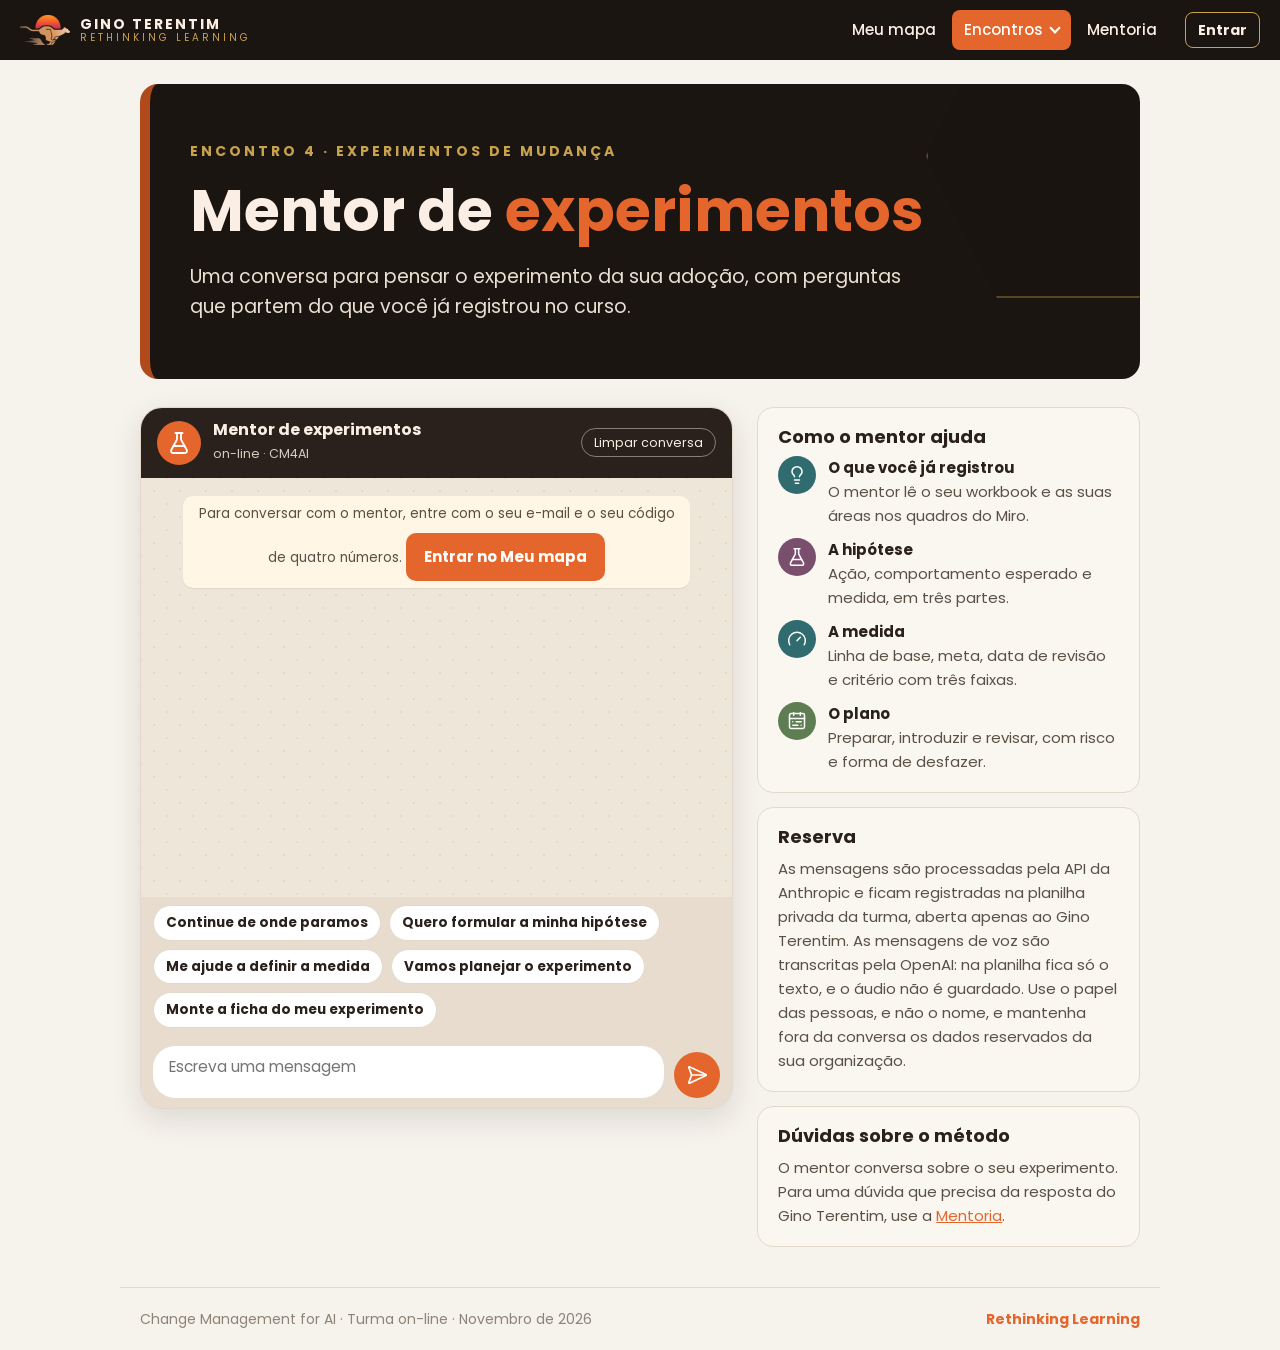
<file: docs/mentor.html>
<!doctype html>
<html lang="pt-BR"><head><meta charset="utf-8"><meta name="viewport" content="width=device-width,initial-scale=1">
<title>CM4AI · Mentor de experimentos</title><meta name="robots" content="noindex">
<style>@font-face{font-family:Poppins;font-weight:400;src:url(fonts/Poppins-Regular.ttf) format('truetype');font-display:swap}@font-face{font-family:Poppins;font-weight:500;src:url(fonts/Poppins-Medium.ttf) format('truetype');font-display:swap}@font-face{font-family:Poppins;font-weight:700;src:url(fonts/Poppins-Bold.ttf) format('truetype');font-display:swap}:root{--lar:#E5662C;--tinta:#2A211C;--corpo:#5A5045;--linha:#E2D9CD;--fraco:#8D8377;--claro:#F6F2EC;--papel:#FAF7F1;--escuro:#1B1512;--ouro:#C9A24D;--tom:#E5662C}
*{box-sizing:border-box}
html{scroll-behavior:smooth}
body{margin:0;font-family:Poppins,system-ui,sans-serif;font-size:17px;line-height:1.6;color:var(--corpo);background:var(--claro)}
a{color:var(--lar)}
h1,h2,h3{color:var(--tinta);line-height:1.2;margin:0 0 .5em}
h1 em,h2 em{font-style:normal;color:var(--lar)}
main{max-width:1040px;margin:0 auto;padding:0 20px 40px}
.topo{position:sticky;top:0;z-index:20;display:flex;align-items:center;gap:16px;flex-wrap:wrap;padding:10px 20px;background:var(--escuro);color:#FBEEE5}
.marca{display:flex;align-items:center;gap:10px;text-decoration:none;color:#FBEEE5}
.marca img{height:30px;width:auto}
.marca span{display:flex;flex-direction:column;line-height:1.15}
.marca b{font-size:14px;letter-spacing:2px}
.marca i{font-style:normal;font-size:10px;letter-spacing:3px;color:var(--ouro)}
.nav{margin-left:auto;display:flex;gap:4px;flex-wrap:wrap}
.nav a{color:#FBEEE5;text-decoration:none;font-size:15px;font-weight:500;padding:8px 12px;border-radius:8px}
.nav a:hover,.nav a.ativo{background:var(--lar);color:#fff}
.selo-prof{margin-left:auto;background:var(--lar);color:#fff;font-weight:700;font-size:13px;letter-spacing:2px;padding:6px 12px;border-radius:6px}
.capa{margin:24px 0 0;padding:56px 40px;border-radius:18px;background:var(--escuro);color:#EADFD3;position:relative;overflow:hidden;border-left:10px solid var(--tom)}
.capa:after{content:"";position:absolute;right:-70px;top:-70px;width:280px;height:280px;border:2px solid var(--ouro);opacity:.35;clip-path:polygon(25% 0,75% 0,100% 50%,75% 100%,25% 100%,0 50%);background:transparent;outline:2px solid var(--ouro)}
.capa__k{font-size:14px;font-weight:700;letter-spacing:3px;color:var(--ouro);margin:0 0 14px}
.capa h1{color:#FBEEE5;font-size:clamp(34px,6vw,58px);margin:0 0 16px}
.capa__l{font-size:19px;max-width:720px;margin:0}
.bloco{margin:36px 0 0;padding:32px;background:var(--papel);border:1px solid var(--linha);border-radius:18px;border-top:8px solid var(--tom)}
.bloco--abre{border-top-color:var(--lar)}
.eyebrow{display:flex;align-items:center;gap:14px;color:var(--tom);font-weight:700;font-size:15px;letter-spacing:2.5px;margin-bottom:10px}
.eyebrow i{flex:1;height:2px;background:var(--tom);opacity:.5}
.bloco h2{font-size:clamp(26px,4vw,36px)}
.bloco h3{font-size:22px;margin-top:1.2em}
.pergunta{font-size:21px;font-weight:500;color:var(--tinta);border-left:5px solid var(--tom);padding:6px 0 6px 16px;margin:14px 0}
.pergunta--at{font-size:19px;background:#fff;border-radius:0 10px 10px 0;padding:12px 16px}
.capaz{background:#fff;border:1px solid var(--linha);border-radius:12px;padding:16px 20px;margin:16px 0}
.capaz b{color:var(--tinta)}
.capaz ol{margin:8px 0 0;padding-left:22px}
.conceito{background:#fff;border:1px solid var(--linha);border-radius:14px;padding:22px 24px;margin:20px 0}
.conceito h3{margin-top:0}
.fonte{font-size:15px;color:var(--fraco);margin:10px 0 0}
.regua{background:#B04A1C;color:#FDEFE6;border-radius:14px;padding:24px;margin:20px 0}
.regua h3{color:#fff;margin-top:0}
.regua__q{font-size:22px;font-weight:700;color:#fff}
.regua .cards3>div{background:rgba(255,255,255,.12);border:0;color:#FDEFE6}
.regua .cards3 b{color:#fff}
.regua .tabela--ler{background:#fff;color:var(--corpo)}
.cards3{display:grid;grid-template-columns:repeat(auto-fit,minmax(230px,1fr));gap:14px;margin:14px 0}
.cards3>div{background:var(--papel);border:1px solid var(--linha);border-radius:12px;padding:16px 18px}
.cards3 b{display:block;color:var(--tinta);font-size:18px;margin-bottom:4px}
.cards3 p{margin:0}
.cards3 i{display:block;margin-top:8px;color:var(--fraco)}
.cards2{display:grid;grid-template-columns:repeat(auto-fit,minmax(260px,1fr));gap:16px;margin:24px 0 8px}
.cartao{display:flex;flex-direction:column;gap:6px;padding:22px;border-radius:14px;background:var(--tom);color:#fff;text-decoration:none}
.cartao span{font-size:13px;font-weight:700;letter-spacing:2px;opacity:.85}
.cartao b{font-size:22px;line-height:1.2}
.cartao i{font-style:normal;opacity:.9}
.nota-pe{color:var(--fraco);font-size:15px}
.caminho{display:grid;grid-template-columns:repeat(5,1fr);gap:10px;margin:16px 0}
.caminho__p{display:flex;flex-direction:column;align-items:center;text-align:center;gap:4px;padding:14px 8px;border-radius:12px;background:#fff;border:2px solid var(--linha);text-decoration:none;color:var(--corpo)}
.caminho__g{font-size:11px;font-weight:700;letter-spacing:1.5px;color:var(--fraco);text-transform:uppercase;min-height:34px}
.caminho__n{width:52px;height:52px;border-radius:50%;display:grid;place-items:center;font-weight:700;font-size:22px;color:var(--tom);border:3px solid var(--tom);background:var(--claro)}
.caminho__p b{color:var(--tinta);font-size:15px;line-height:1.25}
.caminho__p small{font-size:13px}
.caminho__p em{font-style:normal;font-size:13px;font-weight:500;color:var(--tom)}
.caminho__p.feito .caminho__n,.caminho__p.aqui .caminho__n{background:var(--tom);color:#fff}
.caminho__p.aqui{border-color:var(--lar);box-shadow:0 0 0 3px rgba(229,102,44,.25)}
.indice{list-style:none;padding:0;margin:10px 0;display:grid;gap:8px}
.indice li{display:flex;flex-wrap:wrap;gap:6px 16px;align-items:baseline;background:#fff;border-left:6px solid var(--tom);border-radius:0 10px 10px 0;padding:10px 14px}
.indice a{color:var(--tinta);text-decoration:none;font-weight:500}
.indice a b{color:var(--tom)}
.indice span{color:var(--fraco);font-size:15px}
.atividade{background:#fff;border:2px solid var(--tom);border-radius:16px;padding:24px;margin:24px 0}
.atividade__cab{display:flex;gap:10px;flex-wrap:wrap;margin-bottom:10px}
.selo{display:inline-block;background:var(--tom);color:#fff;font-weight:700;font-size:13px;letter-spacing:1.5px;padding:6px 12px;border-radius:999px;text-decoration:none}
.selo--miro{background:#fff;color:var(--tom);border:2px solid var(--tom)}
.selo--mentor{background:#FBEFE4;color:#B04A1C;border:2px solid #E5662C}
.atividade h3{margin-top:4px;font-size:24px}
.passos{padding-left:0;list-style:none;counter-reset:p;margin:14px 0}
.passos li{counter-increment:p;position:relative;padding:8px 0 8px 48px;border-bottom:1px solid var(--linha)}
.passos li:before{content:counter(p);position:absolute;left:0;top:7px;width:32px;height:32px;border-radius:50%;background:var(--tom);color:#fff;font-weight:700;display:grid;place-items:center}
.passos li i{font-style:normal;font-weight:700;color:var(--tom);white-space:nowrap}
.meta{display:grid;grid-template-columns:repeat(auto-fit,minmax(200px,1fr));gap:10px;margin:14px 0}
.meta div{background:var(--papel);border-radius:10px;padding:10px 14px}
.meta span{display:block;font-size:12px;font-weight:700;letter-spacing:1.5px;text-transform:uppercase;color:var(--fraco)}
.meta b{font-weight:500;color:var(--tinta);font-size:16px}
.exemplo{background:#FBEFE4;border-radius:12px;padding:14px 18px;margin:14px 0}
.exemplo>span{font-size:12px;font-weight:700;letter-spacing:1.5px;color:var(--lar)}
.exemplo p{margin:6px 0}
.registro{border:2px dashed var(--tom);border-radius:14px;padding:18px;margin:18px 0 6px;background:var(--papel)}
.registro__t{font-size:13px;font-weight:700;letter-spacing:2px;color:var(--tom)}
.campo{margin:14px 0 0}
.campo label{display:block;color:var(--tinta);margin-bottom:4px}
.dica{margin:0 0 6px;font-size:15px;color:var(--fraco)}
textarea,input[type=text],select{width:100%;font:inherit;font-size:16px;color:var(--tinta);background:#fff;border:1.5px solid #CFC4B5;border-radius:10px;padding:10px 12px}
textarea{resize:vertical;min-height:52px}
textarea:focus,input:focus,select:focus{outline:3px solid rgba(229,102,44,.35);border-color:var(--lar)}
.espelho__v{background:#fff;border:1.5px solid var(--linha);border-radius:10px;padding:10px 12px;color:var(--tinta);white-space:pre-wrap}
.notas{display:grid;grid-template-columns:repeat(auto-fit,minmax(130px,1fr));gap:10px}
.banco{margin:4px 0 8px}
.lacunas,.associar{padding-left:22px;margin:8px 0 12px}
.lacunas li,.associar li{margin:8px 0}
.lacuna{width:74px!important;display:inline-block;text-align:center;font-weight:700}
.associar li{display:grid;grid-template-columns:1fr minmax(200px,260px);gap:12px;align-items:center}
.certo{border-color:#3F7D4E!important;background:#E9F4EA!important}
.errado{border-color:#B8432F!important;background:#FBE9E5!important}
.tabela-w{overflow-x:auto;margin:10px 0}
.tabela{width:100%;border-collapse:collapse;font-size:16px}
.tabela th{background:var(--tinta);color:#FBEEE5;text-align:left;padding:10px 12px;font-size:14px;letter-spacing:.5px}
.tabela td{border:1px solid var(--linha);padding:8px 10px;vertical-align:top;background:#fff;min-width:190px}
.tabela--ler td{padding:10px 12px}
.tabela td textarea,.tabela td select{border-color:var(--linha)}
.mapa{position:relative;margin:16px 0 0;height:480px;background:#fff;border:1.5px solid var(--linha);border-radius:12px;overflow:hidden}
.mapa:before{content:"";position:absolute;left:50%;top:0;bottom:0;border-left:2px dashed var(--linha)}
.mapa:after{content:"";position:absolute;top:50%;left:0;right:0;border-top:2px dashed var(--linha)}
.mapa__q{position:absolute;font-size:12px;font-weight:700;letter-spacing:1px;color:var(--fraco);text-transform:uppercase;padding:8px 10px;z-index:1}
.mapa__n{position:absolute;z-index:2;max-width:42%;font-size:14px;line-height:1.25;font-weight:500;color:var(--tinta);padding:6px 9px;border-radius:6px;box-shadow:0 1px 0 rgba(0,0,0,.15)}
.pontos{margin:14px 0 0;background:var(--papel);border-radius:12px;padding:12px 16px}
.pontos summary{cursor:pointer;font-weight:700;color:var(--tinta)}
.btn{display:inline-block;font:inherit;font-size:15px;font-weight:700;border-radius:10px;padding:10px 16px;cursor:pointer;text-decoration:none;border:2px solid transparent}
.btn--sec{background:#fff;color:var(--tinta);border-color:var(--tinta)}
.btn--mentor{background:var(--tinta);color:#fff}
.mentor{margin:14px 0 0}
.barra{display:flex;flex-wrap:wrap;gap:10px;align-items:center;margin:18px 0 0}
.barra__s{flex:1;min-width:220px;color:var(--fraco);font-size:15px}
.prof{margin:16px 0 0;background:#2A211C;color:#EADFD3;border-radius:12px;padding:16px 20px}
.prof>span{font-size:12px;font-weight:700;letter-spacing:2px;color:var(--ouro)}
.prof__resp{background:rgba(255,255,255,.08);border-radius:10px;padding:10px 14px;margin-top:10px}
.prof__resp b{color:#fff;display:block}
.rodape{max-width:1040px;margin:0 auto;padding:20px;display:flex;justify-content:space-between;gap:12px;flex-wrap:wrap;font-size:14px;color:var(--fraco);border-top:1px solid var(--linha)}
.rodape span:last-child{color:var(--lar);font-weight:700}
@media(max-width:760px){
 body{font-size:16px}.bloco{padding:20px}.capa{padding:36px 22px}
 .caminho{grid-template-columns:1fr 1fr}.caminho__g{min-height:0}
 .associar li{grid-template-columns:1fr}
 .tabela[data-tabela] thead{display:none}
 .tabela[data-tabela] tr{display:block;margin-bottom:14px;border:1px solid var(--linha);border-radius:10px;overflow:hidden}
 .tabela[data-tabela] td{display:block;border:0;border-bottom:1px solid var(--linha)}
 .tabela[data-tabela] td:before{content:attr(data-th);display:block;font-size:12px;font-weight:700;letter-spacing:1px;color:var(--fraco);text-transform:uppercase;margin-bottom:4px}
 .mapa{height:420px}
}
@media print{
 .topo,.barra,.mentor,.btn{display:none!important}
 body{background:#fff;font-size:12pt}.bloco,.atividade,.conceito{break-inside:avoid-page;box-shadow:none}
 .bloco{break-inside:auto}.capa{background:#fff;color:#000;border:2px solid #000}.capa h1{color:#000}.capa__k{color:#000}
 textarea,input,select{border:1px solid #999}
 details.pontos{display:block}
}

/* ===== camada 2026-11 · mapa de navegação, conta e capas com foto ===== */
.btn{background:var(--lar);color:#fff}
.btn--sec{background:#fff;color:var(--tinta);border-color:var(--tinta)}
.btn--mentor{background:var(--tinta);color:#fff}
.btn--grande{font-size:17px;padding:14px 22px;margin-top:18px;width:100%}
.btn:hover{filter:brightness(1.06)}
.disco{flex:none;display:inline-grid;place-items:center;width:54px;height:54px;border-radius:50%;background:var(--tom)}
.disco svg{display:block}
.capa--foto{background-color:var(--escuro);background-image:var(--foto,none);background-position:right center;background-size:cover;background-repeat:no-repeat;min-height:380px;display:flex;flex-direction:column;justify-content:flex-end}
.capa--foto .capa__l,.capa--foto h1,.capa--foto .capa__k{max-width:640px;position:relative;z-index:1}
.capa--foto:after{opacity:.22}
.conta{display:flex;align-items:center;gap:10px;font-size:14px;color:#FBEEE5}
.conta a{color:#FBEEE5;font-weight:700;text-decoration:none;border:1.5px solid var(--ouro);padding:6px 12px;border-radius:8px}
.conta span{font-weight:700}
.conta__sair{font:inherit;font-size:13px;background:transparent;color:var(--ouro);border:1.5px solid var(--ouro);border-radius:8px;padding:5px 10px;cursor:pointer}
.aviso-conta{margin:16px 0 0;padding:14px 18px;border-radius:12px;background:#FFF4EC;border-left:6px solid var(--lar);color:var(--tinta)}
.aviso-conta .btn{margin-left:8px;padding:6px 14px}
.barra__s--ok{color:#4B6A41;font-weight:500}
.barra__s--ok:before{content:"";display:inline-block;width:9px;height:9px;border-radius:50%;background:#5E7D52;margin-right:8px;vertical-align:1px}
/* entrada */
.entrada{margin:28px 0 0;display:grid;grid-template-columns:minmax(0,1.05fr) minmax(0,1fr);gap:28px;align-items:start}
.entrada[hidden]{display:none}
.entrada__f{padding:32px;background:var(--papel);border:1px solid var(--linha);border-top:8px solid var(--lar);border-radius:18px}
.entrada__f h2{font-size:clamp(26px,4vw,34px)}
.entrada__f label{display:block;margin:16px 0 6px;color:var(--tinta)}
.entrada__f input{font-size:18px;padding:12px 14px}
.entrada__f input[name=codigo]{letter-spacing:10px;max-width:200px}
.entrada__aviso{min-height:1.6em;margin:12px 0 0;color:var(--corpo);font-weight:500}
.entrada__aviso--erro{color:#A33B12}
.entrada__passos{list-style:none;margin:0;padding:12px 0 0;display:flex;flex-direction:column;gap:22px;position:relative}
.entrada__passos:before{content:"";position:absolute;left:26px;top:40px;bottom:40px;border-left:2.5px dashed var(--ouro)}
.entrada__passos li{display:flex;gap:18px;align-items:flex-start;position:relative}
.entrada__passos b{display:block;color:var(--tinta);font-size:19px;margin-top:6px}
.entrada__passos p{margin:2px 0 0}
/* mapa do curso */
.mapa-curso{margin:36px 0 0;padding:36px 32px 32px;border-radius:18px;border:1px solid var(--linha);position:relative;overflow:hidden;
  background:var(--papel) url("data:image/svg+xml,%3Csvg%20xmlns%3D%22http%3A//www.w3.org/2000/svg%22%20width%3D%221000%22%20height%3D%22560%22%20viewBox%3D%220%200%201000%20560%22%3E%3Cg%20fill%3D%22none%22%20stroke%3D%22%23C9A24D%22%20stroke-opacity%3D%22.28%22%20stroke-width%3D%221.1%22%3E%3Cpath%20d%3D%22M219.3%2C150.0%20L220.1%2C152.6%20L220.0%2C155.2%20L219.1%2C157.8%20L217.5%2C160.1%20L215.2%2C162.2%20L212.6%2C163.9%20L209.8%2C165.5%20L207.0%2C166.8%20L204.3%2C168.0%20L201.7%2C169.2%20L199.2%2C170.3%20L196.7%2C171.4%20L194.1%2C172.4%20L191.4%2C173.3%20L188.6%2C173.9%20L185.8%2C174.3%20L182.9%2C174.4%20L180.0%2C174.2%20L177.2%2C173.9%20L174.4%2C173.5%20L171.6%2C173.1%20L168.8%2C172.7%20L165.9%2C172.4%20L162.8%2C172.1%20L159.6%2C171.6%20L156.3%2C171.0%20L153.0%2C170.0%20L150.1%2C168.6%20L147.6%2C166.8%20L145.8%2C164.6%20L144.7%2C162.2%20L144.4%2C159.6%20L144.7%2C157.0%20L145.5%2C154.5%20L146.5%2C152.2%20L147.6%2C150.0%20L148.5%2C148.0%20L149.1%2C146.0%20L149.5%2C143.9%20L149.7%2C141.8%20L149.9%2C139.6%20L150.3%2C137.3%20L151.0%2C135.0%20L152.2%2C132.7%20L153.9%2C130.7%20L156.1%2C128.9%20L158.6%2C127.4%20L161.5%2C126.3%20L164.5%2C125.4%20L167.6%2C124.7%20L170.7%2C124.3%20L173.8%2C123.9%20L176.9%2C123.6%20L180.0%2C123.4%20L183.1%2C123.4%20L186.3%2C123.6%20L189.3%2C124.2%20L192.2%2C125.2%20L194.8%2C126.5%20L197.0%2C128.1%20L198.9%2C130.0%20L200.5%2C131.9%20L201.9%2C133.8%20L203.2%2C135.5%20L204.7%2C137.2%20L206.4%2C138.7%20L208.5%2C140.2%20L210.8%2C141.7%20L213.3%2C143.4%20L215.7%2C145.3%20L217.8%2C147.6%20L219.3%2C150.0Z%22/%3E%3Cpath%20d%3D%22M259.8%2C150.0%20L260.6%2C155.2%20L259.7%2C160.4%20L257.2%2C165.3%20L253.4%2C169.8%20L248.8%2C173.7%20L243.6%2C177.2%20L238.4%2C180.3%20L233.2%2C183.1%20L228.3%2C185.8%20L223.4%2C188.4%20L218.6%2C190.9%20L213.7%2C193.3%20L208.5%2C195.3%20L203.1%2C197.0%20L197.4%2C198.1%20L191.6%2C198.7%20L185.8%2C198.7%20L180.0%2C198.3%20L174.4%2C197.8%20L168.8%2C197.2%20L163.1%2C196.6%20L157.3%2C196.2%20L151.2%2C195.8%20L144.7%2C195.2%20L138.1%2C194.3%20L131.5%2C192.8%20L125.3%2C190.5%20L120.0%2C187.3%20L115.7%2C183.3%20L112.9%2C178.7%20L111.5%2C173.7%20L111.4%2C168.5%20L112.3%2C163.4%20L113.8%2C158.6%20L115.5%2C154.2%20L116.9%2C150.0%20L117.8%2C146.0%20L118.1%2C141.9%20L118.1%2C137.7%20L118.0%2C133.3%20L118.1%2C128.6%20L118.8%2C123.8%20L120.5%2C119.1%20L123.2%2C114.7%20L127.0%2C110.8%20L131.7%2C107.4%20L137.1%2C104.6%20L143.0%2C102.5%20L149.0%2C100.8%20L155.1%2C99.4%20L161.3%2C98.3%20L167.5%2C97.3%20L173.7%2C96.6%20L180.0%2C96.3%20L186.3%2C96.4%20L192.6%2C97.2%20L198.5%2C98.8%20L204.0%2C101.1%20L208.9%2C104.1%20L213.1%2C107.5%20L216.6%2C111.2%20L219.7%2C114.9%20L222.7%2C118.4%20L225.8%2C121.6%20L229.3%2C124.4%20L233.5%2C127.1%20L238.3%2C129.9%20L243.5%2C132.9%20L248.7%2C136.4%20L253.5%2C140.4%20L257.4%2C145.0%20L259.8%2C150.0Z%22/%3E%3Cpath%20d%3D%22M300.5%2C150.0%20L300.5%2C157.8%20L298.0%2C165.4%20L293.4%2C172.5%20L287.4%2C179.0%20L280.5%2C184.7%20L273.2%2C189.9%20L266.0%2C194.6%20L259.1%2C199.1%20L252.3%2C203.5%20L245.5%2C207.8%20L238.5%2C211.9%20L231.1%2C215.6%20L223.2%2C218.7%20L214.9%2C221.0%20L206.2%2C222.4%20L197.4%2C223.0%20L188.6%2C223.0%20L180.0%2C222.5%20L171.5%2C222.0%20L163.0%2C221.5%20L154.3%2C221.2%20L145.2%2C220.9%20L135.6%2C220.5%20L125.7%2C219.7%20L115.7%2C218.0%20L106.1%2C215.3%20L97.5%2C211.1%20L90.3%2C205.7%20L85.1%2C199.2%20L82.0%2C191.9%20L80.9%2C184.2%20L81.3%2C176.6%20L82.8%2C169.3%20L84.6%2C162.5%20L86.1%2C156.1%20L87.0%2C150.0%20L86.9%2C144.0%20L86.2%2C137.8%20L85.2%2C131.2%20L84.5%2C124.2%20L84.5%2C117.0%20L85.9%2C109.8%20L89.0%2C102.8%20L93.7%2C96.3%20L99.9%2C90.7%20L107.4%2C85.9%20L115.7%2C81.9%20L124.4%2C78.7%20L133.4%2C76.0%20L142.5%2C73.8%20L151.7%2C71.8%20L161.0%2C70.2%20L170.4%2C69.1%20L180.0%2C68.7%20L189.5%2C69.3%20L198.8%2C71.1%20L207.5%2C74.0%20L215.3%2C78.1%20L222.2%2C82.9%20L228.1%2C88.3%20L233.3%2C93.6%20L238.0%2C98.8%20L242.9%2C103.4%20L248.4%2C107.5%20L254.7%2C111.2%20L262.0%2C114.9%20L270.1%2C118.9%20L278.4%2C123.5%20L286.3%2C128.9%20L293.1%2C135.2%20L298.0%2C142.4%20L300.5%2C150.0Z%22/%3E%3Cpath%20d%3D%22M340.1%2C150.0%20L338.5%2C160.3%20L334.0%2C170.1%20L327.4%2C179.2%20L319.3%2C187.6%20L310.6%2C195.1%20L301.8%2C202.1%20L293.2%2C208.7%20L284.9%2C215.2%20L276.6%2C221.5%20L268.0%2C227.6%20L258.8%2C233.3%20L248.8%2C238.2%20L238.0%2C242.2%20L226.7%2C245.0%20L215.0%2C246.6%20L203.2%2C247.3%20L191.5%2C247.4%20L180.0%2C247.2%20L168.5%2C247.0%20L156.9%2C247.0%20L144.9%2C247.2%20L132.2%2C247.2%20L119.0%2C246.8%20L105.6%2C245.4%20L92.5%2C242.5%20L80.4%2C237.9%20L70.0%2C231.5%20L62.0%2C223.4%20L56.6%2C214.0%20L53.8%2C204.0%20L53.2%2C193.8%20L54.1%2C183.9%20L55.7%2C174.7%20L57.0%2C166.1%20L57.5%2C157.9%20L56.8%2C150.0%20L55.1%2C141.9%20L52.8%2C133.4%20L50.6%2C124.3%20L49.3%2C114.8%20L49.7%2C105.0%20L52.2%2C95.3%20L57.0%2C86.2%20L64.1%2C77.9%20L72.9%2C70.7%20L83.2%2C64.5%20L94.3%2C59.3%20L105.9%2C54.9%20L117.7%2C51.0%20L129.7%2C47.6%20L141.9%2C44.7%20L154.4%2C42.4%20L167.1%2C41.1%20L180.0%2C41.0%20L192.7%2C42.5%20L204.8%2C45.6%20L216.1%2C50.3%20L226.0%2C56.3%20L234.7%2C63.1%20L242.3%2C70.1%20L249.2%2C76.8%20L256.1%2C82.8%20L263.5%2C88.1%20L272.0%2C92.8%20L281.8%2C97.2%20L292.7%2C101.8%20L304.2%2C107.1%20L315.5%2C113.5%20L325.5%2C121.1%20L333.4%2C130.0%20L338.4%2C139.7%20L340.1%2C150.0Z%22/%3E%3Cpath%20d%3D%22M377.7%2C150.0%20L374.0%2C162.6%20L367.4%2C174.5%20L358.9%2C185.5%20L349.3%2C195.6%20L339.4%2C205.1%20L329.8%2C214.0%20L320.4%2C222.8%20L311.0%2C231.4%20L301.3%2C239.8%20L290.8%2C247.8%20L279.2%2C254.9%20L266.5%2C261.0%20L252.8%2C265.6%20L238.4%2C268.8%20L223.7%2C270.7%20L209.0%2C271.7%20L194.4%2C272.3%20L180.0%2C272.7%20L165.4%2C273.3%20L150.4%2C274.2%20L134.8%2C275.0%20L118.4%2C275.4%20L101.6%2C274.6%20L84.9%2C272.0%20L69.1%2C267.3%20L55.1%2C260.2%20L43.8%2C250.9%20L35.6%2C239.8%20L30.6%2C227.5%20L28.4%2C214.8%20L28.3%2C202.4%20L29.2%2C190.7%20L30.1%2C179.8%20L30.0%2C169.6%20L28.5%2C159.8%20L25.5%2C150.0%20L21.6%2C139.7%20L17.5%2C128.8%20L14.3%2C117.1%20L12.9%2C105.0%20L14.1%2C92.7%20L18.2%2C80.8%20L25.3%2C69.7%20L34.9%2C59.8%20L46.4%2C51.0%20L59.3%2C43.5%20L73.0%2C36.8%20L87.2%2C30.9%20L101.7%2C25.6%20L116.6%2C20.9%20L131.9%2C16.9%20L147.7%2C14.1%20L163.8%2C12.9%20L180.0%2C13.5%20L195.8%2C16.4%20L210.6%2C21.3%20L224.1%2C28.0%20L236.1%2C35.9%20L246.6%2C44.3%20L256.0%2C52.5%20L265.1%2C60.0%20L274.7%2C66.4%20L285.3%2C72.0%20L297.5%2C77.0%20L311.2%2C82.0%20L325.8%2C87.6%20L340.5%2C94.5%20L354.2%2C103.0%20L365.5%2C113.2%20L373.5%2C124.7%20L377.6%2C137.2%20L377.7%2C150.0Z%22/%3E%3Cpath%20d%3D%22M412.5%2C150.0%20L406.7%2C164.7%20L398.2%2C178.5%20L388.3%2C191.3%20L377.9%2C203.3%20L367.6%2C214.8%20L357.6%2C226.0%20L347.7%2C237.0%20L337.4%2C247.9%20L326.2%2C258.3%20L313.7%2C268.0%20L299.6%2C276.5%20L284.0%2C283.4%20L267.3%2C288.7%20L249.9%2C292.4%20L232.4%2C294.8%20L214.9%2C296.5%20L197.5%2C298.0%20L180.0%2C299.6%20L162.1%2C301.5%20L143.5%2C303.5%20L124.0%2C304.9%20L103.8%2C305.2%20L83.4%2C303.4%20L63.8%2C299.1%20L46.0%2C291.8%20L30.9%2C281.6%20L19.3%2C269.0%20L11.5%2C254.7%20L7.2%2C239.6%20L5.5%2C224.6%20L5.4%2C210.3%20L5.5%2C197.0%20L4.7%2C184.8%20L2.3%2C173.2%20L-1.9%2C161.8%20L-7.6%2C150.0%20L-13.9%2C137.4%20L-19.5%2C123.9%20L-23.2%2C109.7%20L-24.0%2C95.0%20L-21.4%2C80.4%20L-15.2%2C66.5%20L-5.8%2C53.7%20L6.4%2C42.1%20L20.4%2C31.8%20L35.7%2C22.6%20L51.7%2C14.3%20L68.2%2C6.6%20L85.4%2C-0.3%20L103.1%2C-6.4%20L121.7%2C-11.3%20L140.9%2C-14.3%20L160.5%2C-15.0%20L180.0%2C-13.1%20L198.7%2C-8.6%20L216.1%2C-1.7%20L231.7%2C7.0%20L245.6%2C16.5%20L258.0%2C26.0%20L269.8%2C34.8%20L281.6%2C42.5%20L294.6%2C48.9%20L309.1%2C54.3%20L325.5%2C59.6%20L343.2%2C65.4%20L361.4%2C72.4%20L378.7%2C81.4%20L393.8%2C92.4%20L405.3%2C105.3%20L412.4%2C119.7%20L414.7%2C134.8%20L412.5%2C150.0Z%22/%3E%3Cpath%20d%3D%22M444.4%2C150.0%20L436.6%2C166.6%20L426.8%2C182.2%20L416.2%2C196.9%20L405.7%2C210.9%20L395.6%2C224.5%20L385.7%2C238.0%20L375.4%2C251.4%20L364.2%2C264.5%20L351.3%2C276.9%20L336.4%2C288.1%20L319.6%2C297.7%20L301.1%2C305.4%20L281.5%2C311.3%20L261.4%2C315.7%20L241.2%2C319.1%20L221.0%2C322.1%20L200.7%2C325.1%20L180.0%2C328.5%20L158.5%2C331.9%20L136.0%2C334.9%20L112.5%2C336.6%20L88.5%2C336.2%20L65.0%2C332.7%20L43.0%2C325.8%20L23.8%2C315.3%20L8.3%2C301.6%20L-2.9%2C285.5%20L-10.1%2C268.1%20L-13.8%2C250.5%20L-15.4%2C233.6%20L-16.4%2C217.8%20L-18.1%2C203.4%20L-21.5%2C190.0%20L-27.1%2C177.1%20L-34.6%2C163.9%20L-43.1%2C150.0%20L-51.3%2C135.0%20L-57.8%2C118.9%20L-61.3%2C102.1%20L-60.9%2C85.1%20L-56.3%2C68.4%20L-47.7%2C52.6%20L-35.8%2C38.1%20L-21.3%2C24.9%20L-5.2%2C12.8%20L12.1%2C1.8%20L30.1%2C-8.5%20L49.0%2C-18.1%20L68.7%2C-26.8%20L89.5%2C-34.1%20L111.5%2C-39.5%20L134.2%2C-42.2%20L157.3%2C-42.0%20L180.0%2C-38.4%20L201.5%2C-31.9%20L221.2%2C-23.1%20L238.9%2C-12.9%20L254.8%2C-2.3%20L269.6%2C7.7%20L284.2%2C16.4%20L299.6%2C23.5%20L316.6%2C29.4%20L335.6%2C34.8%20L356.3%2C40.4%20L377.9%2C47.4%20L398.9%2C56.4%20L417.9%2C67.8%20L433.2%2C81.7%20L443.8%2C97.6%20L448.9%2C114.9%20L448.9%2C132.6%20L444.4%2C150.0Z%22/%3E%3Cpath%20d%3D%22M916.5%2C420.0%20L915.4%2C422.3%20L914.1%2C424.5%20L912.8%2C426.5%20L911.6%2C428.5%20L910.5%2C430.5%20L909.3%2C432.5%20L907.9%2C434.5%20L906.4%2C436.4%20L904.5%2C438.1%20L902.3%2C439.7%20L899.9%2C441.0%20L897.2%2C442.1%20L894.4%2C442.9%20L891.6%2C443.6%20L888.8%2C444.3%20L885.9%2C444.9%20L883.0%2C445.6%20L880.0%2C446.3%20L876.8%2C446.9%20L873.5%2C447.4%20L870.0%2C447.6%20L866.6%2C447.3%20L863.3%2C446.5%20L860.4%2C445.2%20L857.9%2C443.3%20L856.1%2C441.1%20L854.8%2C438.7%20L854.0%2C436.2%20L853.5%2C433.7%20L853.2%2C431.5%20L852.8%2C429.4%20L852.2%2C427.5%20L851.2%2C425.7%20L850.0%2C423.9%20L848.7%2C422.0%20L847.3%2C420.0%20L846.1%2C417.8%20L845.3%2C415.5%20L845.1%2C413.1%20L845.4%2C410.7%20L846.3%2C408.4%20L847.7%2C406.2%20L849.4%2C404.2%20L851.5%2C402.3%20L853.7%2C400.5%20L856.1%2C398.9%20L858.5%2C397.3%20L861.2%2C395.8%20L864.0%2C394.5%20L867.0%2C393.5%20L870.2%2C392.9%20L873.5%2C392.6%20L876.8%2C392.9%20L880.0%2C393.6%20L883.0%2C394.6%20L885.7%2C395.9%20L888.2%2C397.3%20L890.5%2C398.6%20L892.7%2C399.8%20L895.0%2C400.7%20L897.5%2C401.5%20L900.3%2C402.1%20L903.3%2C402.8%20L906.4%2C403.6%20L909.5%2C404.7%20L912.3%2C406.2%20L914.7%2C408.0%20L916.5%2C410.2%20L917.5%2C412.6%20L917.7%2C415.1%20L917.4%2C417.6%20L916.5%2C420.0Z%22/%3E%3Cpath%20d%3D%22M950.8%2C420.0%20L948.7%2C424.5%20L946.5%2C428.7%20L944.5%2C432.8%20L942.6%2C436.9%20L940.6%2C440.9%20L938.5%2C445.0%20L935.9%2C449.0%20L932.7%2C452.7%20L928.8%2C456.2%20L924.4%2C459.2%20L919.4%2C461.7%20L914.2%2C463.8%20L908.7%2C465.7%20L903.3%2C467.3%20L897.7%2C469.0%20L892.1%2C470.7%20L886.2%2C472.5%20L880.0%2C474.2%20L873.4%2C475.6%20L866.6%2C476.4%20L859.6%2C476.4%20L852.8%2C475.4%20L846.5%2C473.2%20L841.0%2C470.0%20L836.7%2C465.8%20L833.4%2C461.1%20L831.2%2C456.1%20L829.8%2C451.2%20L828.8%2C446.6%20L827.7%2C442.4%20L826.3%2C438.5%20L824.4%2C435.0%20L821.8%2C431.5%20L818.9%2C428.0%20L815.8%2C424.2%20L813.0%2C420.0%20L810.9%2C415.5%20L809.7%2C410.8%20L809.7%2C406.0%20L810.8%2C401.3%20L812.9%2C396.8%20L815.9%2C392.6%20L819.4%2C388.6%20L823.4%2C384.8%20L827.6%2C381.2%20L832.1%2C377.7%20L836.9%2C374.4%20L842.1%2C371.4%20L847.8%2C368.9%20L854.0%2C367.0%20L860.4%2C365.9%20L867.1%2C365.8%20L873.7%2C366.7%20L880.0%2C368.3%20L885.8%2C370.5%20L891.2%2C372.9%20L896.1%2C375.4%20L900.9%2C377.5%20L905.6%2C379.3%20L910.7%2C380.6%20L916.2%2C381.7%20L922.2%2C382.7%20L928.5%2C384.0%20L934.9%2C385.9%20L940.9%2C388.4%20L946.1%2C391.7%20L950.1%2C395.8%20L952.8%2C400.4%20L953.9%2C405.3%20L953.8%2C410.4%20L952.6%2C415.3%20L950.8%2C420.0Z%22/%3E%3Cpath%20d%3D%22M983.2%2C420.0%20L980.5%2C426.5%20L977.9%2C432.8%20L975.5%2C439.0%20L973.2%2C445.1%20L970.7%2C451.3%20L967.6%2C457.5%20L963.7%2C463.4%20L958.7%2C468.9%20L952.8%2C473.9%20L946.0%2C478.2%20L938.6%2C482.0%20L930.9%2C485.3%20L923.0%2C488.4%20L915.1%2C491.4%20L907.0%2C494.5%20L898.5%2C497.8%20L889.6%2C500.9%20L880.0%2C503.8%20L869.9%2C505.9%20L859.4%2C506.7%20L848.9%2C506.1%20L838.9%2C503.6%20L830.0%2C499.5%20L822.5%2C493.8%20L816.6%2C487.1%20L812.3%2C479.7%20L809.3%2C472.4%20L807.1%2C465.3%20L805.1%2C458.9%20L802.7%2C453.1%20L799.5%2C447.8%20L795.5%2C442.8%20L790.9%2C437.7%20L785.9%2C432.3%20L781.2%2C426.4%20L777.3%2C420.0%20L774.7%2C413.2%20L773.7%2C406.1%20L774.4%2C399.0%20L776.7%2C392.2%20L780.3%2C385.6%20L784.8%2C379.3%20L789.9%2C373.3%20L795.5%2C367.5%20L801.5%2C361.9%20L808.0%2C356.5%20L815.1%2C351.4%20L823.0%2C346.9%20L831.7%2C343.3%20L841.1%2C340.9%20L851.0%2C339.8%20L861.0%2C340.1%20L870.8%2C341.7%20L880.0%2C344.3%20L888.6%2C347.5%20L896.5%2C350.7%20L904.0%2C353.7%20L911.4%2C356.0%20L919.2%2C357.8%20L927.5%2C359.0%20L936.6%2C360.2%20L946.1%2C361.6%20L955.9%2C363.8%20L965.3%2C367.0%20L973.7%2C371.4%20L980.6%2C377.0%20L985.4%2C383.6%20L988.1%2C390.9%20L988.8%2C398.4%20L987.9%2C405.9%20L985.8%2C413.1%20L983.2%2C420.0Z%22/%3E%3Cpath%20d%3D%22M1014.3%2C420.0%20L1011.4%2C428.5%20L1008.9%2C436.8%20L1006.6%2C445.1%20L1004.0%2C453.4%20L1000.8%2C461.7%20L996.6%2C469.9%20L991.1%2C477.6%20L984.2%2C484.7%20L976.0%2C491.1%20L967.0%2C496.8%20L957.4%2C501.9%20L947.5%2C506.6%20L937.5%2C511.3%20L927.3%2C516.2%20L916.6%2C521.2%20L905.3%2C526.3%20L893.1%2C531.0%20L880.0%2C534.9%20L866.1%2C537.3%20L852.0%2C537.6%20L838.2%2C535.6%20L825.4%2C531.2%20L814.2%2C524.5%20L805.0%2C516.2%20L798.0%2C506.8%20L792.7%2C497.1%20L788.7%2C487.6%20L785.2%2C478.9%20L781.5%2C471.1%20L777.0%2C464.1%20L771.4%2C457.5%20L764.9%2C451.0%20L757.8%2C444.2%20L750.9%2C436.9%20L744.9%2C428.8%20L740.5%2C420.0%20L738.0%2C410.8%20L737.8%2C401.4%20L739.7%2C392.2%20L743.4%2C383.2%20L748.4%2C374.5%20L754.2%2C366.2%20L760.7%2C358.1%20L767.7%2C350.2%20L775.4%2C342.5%20L783.9%2C335.1%20L793.4%2C328.4%20L804.1%2C322.6%20L816.0%2C318.3%20L828.7%2C315.7%20L842.0%2C314.9%20L855.2%2C315.9%20L868.0%2C318.4%20L880.0%2C321.7%20L891.2%2C325.4%20L901.7%2C328.7%20L912.0%2C331.5%20L922.6%2C333.3%20L933.8%2C334.5%20L945.9%2C335.5%20L958.8%2C336.6%20L972.1%2C338.7%20L985.2%2C342.1%20L997.1%2C347.2%20L1007.3%2C354.0%20L1014.9%2C362.3%20L1019.8%2C371.7%20L1021.9%2C381.7%20L1021.8%2C391.9%20L1020.0%2C401.7%20L1017.3%2C411.1%20L1014.3%2C420.0Z%22/%3E%3Cpath%20d%3D%22M1044.8%2C420.0%20L1042.3%2C430.5%20L1040.2%2C440.9%20L1037.9%2C451.3%20L1035.0%2C461.8%20L1030.9%2C472.1%20L1025.2%2C482.1%20L1017.8%2C491.5%20L1008.8%2C500.1%20L998.6%2C507.8%20L987.5%2C514.9%20L976.0%2C521.6%20L964.3%2C528.2%20L952.4%2C535.0%20L940.0%2C542.1%20L926.8%2C549.4%20L912.5%2C556.4%20L896.8%2C562.5%20L880.0%2C567.0%20L862.4%2C569.1%20L844.7%2C568.3%20L827.8%2C564.3%20L812.5%2C557.3%20L799.5%2C547.9%20L788.9%2C536.8%20L780.7%2C525.0%20L774.2%2C513.4%20L768.7%2C502.4%20L763.2%2C492.6%20L757.0%2C483.8%20L749.7%2C475.7%20L741.2%2C468.0%20L731.9%2C459.9%20L722.6%2C451.2%20L714.1%2C441.7%20L707.4%2C431.2%20L703.1%2C420.0%20L701.5%2C408.4%20L702.5%2C396.8%20L705.8%2C385.4%20L710.8%2C374.4%20L717.0%2C363.7%20L723.9%2C353.3%20L731.5%2C343.0%20L739.8%2C332.9%20L749.1%2C323.1%20L759.7%2C313.8%20L771.9%2C305.6%20L785.7%2C299.0%20L800.9%2C294.4%20L817.1%2C292.0%20L833.6%2C291.8%20L849.9%2C293.5%20L865.4%2C296.5%20L880.0%2C300.1%20L893.8%2C303.6%20L907.1%2C306.3%20L920.5%2C308.0%20L934.6%2C308.8%20L949.8%2C309.2%20L966.0%2C309.7%20L982.9%2C311.2%20L999.8%2C314.3%20L1015.6%2C319.5%20L1029.5%2C327.1%20L1040.6%2C336.7%20L1048.3%2C348.0%20L1052.6%2C360.4%20L1053.9%2C373.1%20L1052.9%2C385.7%20L1050.6%2C397.7%20L1047.6%2C409.1%20L1044.8%2C420.0Z%22/%3E%3Cpath%20d%3D%22M1075.6%2C420.0%20L1073.8%2C432.6%20L1072.0%2C445.1%20L1069.7%2C457.7%20L1066.1%2C470.2%20L1060.7%2C482.4%20L1053.2%2C494.1%20L1043.8%2C504.9%20L1032.7%2C514.9%20L1020.6%2C524.1%20L1007.8%2C532.8%20L994.8%2C541.4%20L981.6%2C550.3%20L967.9%2C559.7%20L953.4%2C569.4%20L937.5%2C579.0%20L920.0%2C587.8%20L900.7%2C595.0%20L880.0%2C599.4%20L858.7%2C600.5%20L837.7%2C597.7%20L818.1%2C591.2%20L800.7%2C581.4%20L786.1%2C569.2%20L774.2%2C555.8%20L764.6%2C542.1%20L756.4%2C529.1%20L748.6%2C517.3%20L740.3%2C506.8%20L730.9%2C497.3%20L720.1%2C488.4%20L708.4%2C479.3%20L696.4%2C469.5%20L685.2%2C458.7%20L675.9%2C446.7%20L669.3%2C433.7%20L665.7%2C420.0%20L665.4%2C406.1%20L667.8%2C392.3%20L672.5%2C378.8%20L678.6%2C365.7%20L685.7%2C352.9%20L693.5%2C340.2%20L702.1%2C327.7%20L711.7%2C315.4%20L722.9%2C303.6%20L735.9%2C292.8%20L751.1%2C283.6%20L768.2%2C276.6%20L786.9%2C272.1%20L806.4%2C270.2%20L826.0%2C270.7%20L845.0%2C272.8%20L863.0%2C275.9%20L880.0%2C279.0%20L896.4%2C281.4%20L912.7%2C282.6%20L929.7%2C282.7%20L947.8%2C282.0%20L967.2%2C281.4%20L987.7%2C281.8%20L1008.5%2C284.1%20L1028.5%2C288.9%20L1046.6%2C296.6%20L1061.7%2C307.1%20L1072.9%2C319.9%20L1080.1%2C334.4%20L1083.6%2C349.7%20L1084.1%2C365.0%20L1082.7%2C379.8%20L1080.3%2C393.8%20L1077.7%2C407.2%20L1075.6%2C420.0Z%22/%3E%3Cpath%20d%3D%22M1107.2%2C420.0%20L1106.2%2C434.7%20L1104.7%2C449.3%20L1101.8%2C464.0%20L1097.0%2C478.5%20L1089.8%2C492.5%20L1080.3%2C505.7%20L1068.8%2C517.9%20L1055.9%2C529.3%20L1042.3%2C540.2%20L1028.3%2C550.9%20L1014.2%2C561.9%20L999.7%2C573.6%20L984.4%2C585.8%20L967.5%2C598.2%20L948.7%2C610.0%20L927.6%2C620.1%20L904.5%2C627.5%20L880.0%2C631.1%20L855.2%2C630.3%20L831.2%2C625.0%20L809.2%2C615.6%20L790.1%2C603.0%20L773.9%2C588.5%20L760.5%2C573.3%20L749.1%2C558.5%20L738.5%2C545.0%20L727.6%2C532.9%20L715.7%2C522.1%20L702.4%2C512.1%20L687.9%2C502.2%20L673.0%2C491.5%20L658.7%2C479.7%20L646.4%2C466.4%20L636.9%2C451.8%20L631.0%2C436.1%20L628.8%2C420.0%20L629.9%2C403.8%20L633.7%2C387.8%20L639.5%2C372.3%20L646.4%2C357.0%20L654.1%2C342.0%20L662.6%2C327.0%20L672.2%2C312.2%20L683.5%2C297.8%20L696.9%2C284.4%20L712.9%2C272.5%20L731.4%2C262.8%20L752.1%2C255.8%20L774.1%2C251.8%20L796.7%2C250.6%20L819.0%2C251.4%20L840.4%2C253.5%20L860.6%2C255.9%20L880.0%2C257.5%20L899.1%2C257.9%20L918.8%2C256.9%20L939.7%2C254.9%20L962.2%2C252.8%20L986.1%2C251.5%20L1010.8%2C252.2%20L1035.1%2C255.9%20L1057.7%2C263.2%20L1077.2%2C273.9%20L1092.7%2C287.8%20L1103.6%2C304.0%20L1110.1%2C321.6%20L1112.9%2C339.6%20L1113.0%2C357.2%20L1111.7%2C374.0%20L1109.9%2C390.0%20L1108.4%2C405.2%20L1107.2%2C420.0Z%22/%3E%3Cpath%20d%3D%22M1140.2%2C420.0%20L1139.8%2C436.8%20L1138.0%2C453.7%20L1134.1%2C470.4%20L1127.6%2C486.7%20L1118.3%2C502.3%20L1106.6%2C516.9%20L1093.3%2C530.6%20L1078.9%2C543.6%20L1064.3%2C556.5%20L1049.5%2C569.6%20L1034.6%2C583.5%20L1018.9%2C598.2%20L1001.7%2C613.4%20L982.3%2C628.3%20L960.2%2C641.7%20L935.3%2C652.4%20L908.2%2C659.2%20L880.0%2C661.0%20L851.9%2C657.7%20L825.4%2C649.5%20L801.4%2C637.3%20L780.6%2C622.3%20L762.9%2C606.1%20L747.6%2C589.9%20L733.5%2C574.9%20L719.7%2C561.5%20L704.9%2C549.7%20L688.7%2C538.9%20L671.2%2C528.3%20L653.0%2C517.1%20L635.3%2C504.5%20L619.4%2C490.2%20L606.6%2C474.3%20L597.8%2C456.9%20L593.1%2C438.6%20L592.4%2C420.0%20L594.9%2C401.5%20L599.8%2C383.4%20L606.2%2C365.7%20L613.6%2C348.2%20L621.8%2C330.8%20L631.1%2C313.5%20L642.0%2C296.6%20L655.4%2C280.4%20L671.7%2C265.7%20L691.1%2C253.2%20L713.2%2C243.6%20L737.5%2C237.1%20L762.8%2C233.8%20L788.1%2C232.9%20L812.6%2C233.7%20L835.9%2C234.9%20L858.2%2C235.6%20L880.0%2C234.9%20L902.1%2C232.5%20L925.5%2C228.8%20L950.7%2C224.6%20L977.7%2C221.2%20L1006.0%2C219.8%20L1034.6%2C221.7%20L1061.8%2C227.6%20L1086.3%2C237.9%20L1106.6%2C252.2%20L1121.9%2C269.6%20L1132.3%2C289.1%20L1138.2%2C309.6%20L1140.7%2C329.9%20L1141.2%2C349.6%20L1140.7%2C368.3%20L1140.3%2C386.0%20L1140.2%2C403.1%20L1140.2%2C420.0Z%22/%3E%3Cpath%20d%3D%22M593.1%2C40.0%20L592.5%2C42.1%20L592.1%2C44.2%20L591.6%2C46.3%20L591.0%2C48.4%20L590.2%2C50.4%20L589.1%2C52.4%20L587.6%2C54.3%20L585.8%2C56.1%20L583.8%2C57.6%20L581.5%2C59.0%20L579.2%2C60.3%20L576.9%2C61.6%20L574.5%2C63.0%20L572.0%2C64.3%20L569.3%2C65.8%20L566.5%2C67.1%20L563.4%2C68.4%20L560.0%2C69.3%20L556.5%2C69.7%20L552.9%2C69.6%20L549.6%2C68.9%20L546.5%2C67.5%20L543.8%2C65.7%20L541.7%2C63.5%20L540.0%2C61.1%20L538.7%2C58.8%20L537.7%2C56.6%20L536.6%2C54.5%20L535.4%2C52.7%20L534.0%2C51.1%20L532.4%2C49.5%20L530.5%2C47.9%20L528.7%2C46.2%20L527.0%2C44.3%20L525.6%2C42.2%20L524.7%2C40.0%20L524.3%2C37.7%20L524.5%2C35.4%20L525.1%2C33.1%20L526.1%2C30.9%20L527.3%2C28.7%20L528.7%2C26.6%20L530.3%2C24.6%20L532.0%2C22.6%20L533.8%2C20.6%20L535.9%2C18.8%20L538.4%2C17.1%20L541.1%2C15.8%20L544.1%2C14.8%20L547.4%2C14.3%20L550.7%2C14.2%20L553.9%2C14.6%20L557.1%2C15.2%20L560.0%2C15.9%20L562.8%2C16.7%20L565.4%2C17.3%20L568.1%2C17.7%20L570.9%2C17.9%20L573.9%2C18.0%20L577.1%2C18.1%20L580.4%2C18.4%20L583.8%2C19.0%20L587.0%2C20.0%20L589.8%2C21.5%20L592.1%2C23.4%20L593.7%2C25.6%20L594.6%2C28.0%20L594.9%2C30.6%20L594.8%2C33.1%20L594.3%2C35.5%20L593.7%2C37.8%20L593.1%2C40.0Z%22/%3E%3Cpath%20d%3D%22M625.3%2C40.0%20L624.6%2C44.2%20L624.0%2C48.4%20L623.2%2C52.5%20L622.0%2C56.7%20L620.3%2C60.8%20L617.8%2C64.7%20L614.7%2C68.4%20L611.0%2C71.7%20L607.0%2C74.8%20L602.7%2C77.7%20L598.3%2C80.5%20L593.8%2C83.4%20L589.2%2C86.4%20L584.4%2C89.6%20L579.1%2C92.8%20L573.3%2C95.7%20L566.9%2C98.1%20L560.0%2C99.6%20L552.9%2C100.1%20L545.9%2C99.3%20L539.3%2C97.2%20L533.4%2C94.0%20L528.5%2C90.0%20L524.5%2C85.5%20L521.3%2C80.9%20L518.6%2C76.5%20L516.1%2C72.5%20L513.5%2C68.9%20L510.4%2C65.7%20L507.0%2C62.7%20L503.1%2C59.6%20L499.2%2C56.4%20L495.4%2C52.8%20L492.3%2C48.8%20L490.0%2C44.5%20L488.7%2C40.0%20L488.5%2C35.4%20L489.2%2C30.8%20L490.7%2C26.2%20L492.8%2C21.9%20L495.2%2C17.6%20L497.8%2C13.4%20L500.7%2C9.2%20L503.9%2C5.1%20L507.6%2C1.2%20L511.9%2C-2.4%20L517.0%2C-5.5%20L522.6%2C-7.9%20L528.8%2C-9.5%20L535.3%2C-10.2%20L541.9%2C-10.1%20L548.3%2C-9.3%20L554.3%2C-8.3%20L560.0%2C-7.2%20L565.5%2C-6.3%20L570.9%2C-5.7%20L576.5%2C-5.6%20L582.4%2C-5.7%20L588.8%2C-5.8%20L595.6%2C-5.7%20L602.5%2C-5.0%20L609.2%2C-3.5%20L615.3%2C-1.0%20L620.5%2C2.4%20L624.3%2C6.6%20L626.9%2C11.4%20L628.1%2C16.5%20L628.3%2C21.6%20L627.9%2C26.5%20L627.0%2C31.2%20L626.1%2C35.7%20L625.3%2C40.0Z%22/%3E%3Cpath%20d%3D%22M657.4%2C40.0%20L656.9%2C46.3%20L656.2%2C52.6%20L655.0%2C58.9%20L653.0%2C65.1%20L650.0%2C71.1%20L646.0%2C76.8%20L641.1%2C82.1%20L635.6%2C87.0%20L629.7%2C91.6%20L623.6%2C96.1%20L617.5%2C100.8%20L611.2%2C105.7%20L604.6%2C110.8%20L597.4%2C116.0%20L589.3%2C121.1%20L580.3%2C125.4%20L570.5%2C128.7%20L560.0%2C130.4%20L549.3%2C130.2%20L539.0%2C128.1%20L529.5%2C124.2%20L521.2%2C118.9%20L514.2%2C112.7%20L508.5%2C106.1%20L503.6%2C99.7%20L499.2%2C93.7%20L494.7%2C88.4%20L489.8%2C83.7%20L484.2%2C79.3%20L478.2%2C75.0%20L471.8%2C70.4%20L465.7%2C65.4%20L460.4%2C59.8%20L456.2%2C53.6%20L453.5%2C46.9%20L452.4%2C40.0%20L452.8%2C33.1%20L454.4%2C26.2%20L456.8%2C19.5%20L459.8%2C13.0%20L463.1%2C6.5%20L466.8%2C0.2%20L471.0%2C-6.2%20L475.8%2C-12.3%20L481.5%2C-18.1%20L488.3%2C-23.3%20L496.1%2C-27.6%20L504.9%2C-30.6%20L514.4%2C-32.5%20L524.1%2C-33.1%20L533.7%2C-32.7%20L542.9%2C-31.8%20L551.7%2C-30.6%20L560.0%2C-29.8%20L568.2%2C-29.4%20L576.6%2C-29.6%20L585.4%2C-30.3%20L595.0%2C-31.1%20L605.1%2C-31.7%20L615.6%2C-31.4%20L626.1%2C-29.9%20L635.8%2C-26.9%20L644.3%2C-22.5%20L651.1%2C-16.7%20L656.0%2C-9.8%20L658.9%2C-2.3%20L660.2%2C5.4%20L660.3%2C13.0%20L659.6%2C20.2%20L658.8%2C27.1%20L658.0%2C33.6%20L657.4%2C40.0Z%22/%3E%3Cpath%20d%3D%22M690.0%2C40.0%20L689.8%2C48.4%20L688.9%2C56.8%20L687.0%2C65.2%20L683.8%2C73.4%20L679.3%2C81.2%20L673.5%2C88.6%20L666.9%2C95.4%20L659.6%2C101.9%20L652.2%2C108.3%20L644.7%2C114.8%20L637.1%2C121.6%20L629.2%2C128.8%20L620.6%2C136.3%20L611.0%2C143.7%20L600.0%2C150.4%20L587.6%2C155.9%20L574.1%2C159.5%20L560.0%2C160.6%20L545.9%2C159.2%20L532.6%2C155.3%20L520.5%2C149.3%20L510.0%2C141.8%20L501.1%2C133.6%20L493.4%2C125.4%20L486.5%2C117.7%20L479.8%2C110.8%20L472.6%2C104.7%20L464.8%2C99.2%20L456.2%2C93.8%20L447.2%2C88.2%20L438.4%2C82.0%20L430.4%2C74.9%20L423.9%2C67.0%20L419.2%2C58.4%20L416.7%2C49.3%20L416.2%2C40.0%20L417.4%2C30.8%20L419.8%2C21.7%20L423.0%2C12.8%20L426.8%2C4.1%20L430.9%2C-4.6%20L435.6%2C-13.2%20L441.1%2C-21.7%20L447.7%2C-29.8%20L455.7%2C-37.2%20L465.3%2C-43.6%20L476.3%2C-48.6%20L488.3%2C-51.9%20L501.0%2C-53.7%20L513.7%2C-54.2%20L526.1%2C-53.7%20L537.9%2C-53.0%20L549.1%2C-52.4%20L560.0%2C-52.5%20L571.0%2C-53.5%20L582.6%2C-55.1%20L595.1%2C-57.0%20L608.5%2C-58.7%20L622.6%2C-59.4%20L636.8%2C-58.6%20L650.5%2C-55.8%20L662.9%2C-50.8%20L673.2%2C-43.9%20L681.1%2C-35.3%20L686.5%2C-25.6%20L689.6%2C-15.4%20L690.9%2C-5.2%20L691.0%2C4.7%20L690.7%2C14.1%20L690.3%2C23.0%20L690.1%2C31.6%20L690.0%2C40.0Z%22/%3E%3C/g%3E%3C/svg%3E") center/cover no-repeat}
.mapa-curso__cab{display:flex;gap:20px;align-items:flex-start;justify-content:space-between}
.mapa-curso__cab h2{font-size:clamp(28px,4.4vw,40px)}
.mapa-curso__cab p{max-width:640px}
.rosa{flex:none;opacity:.55;transform:rotate(-12deg);margin:-10px -6px 0 0}
.cards3--claro>div{background:rgba(255,255,255,.82)}
.cartao--mentor{flex-direction:row;align-items:center;gap:18px;margin-top:18px}
.cartao--mentor>span:last-child{display:flex;flex-direction:column;gap:4px}
.cartao__k{font-size:13px;font-weight:700;letter-spacing:2px;color:var(--ouro)}
/* rota: cinco paradas ligadas */
.rota{position:relative;display:grid;grid-template-columns:repeat(5,1fr);gap:8px;margin:22px 0 10px}
.rota__linha{position:absolute;left:0;top:0;width:100%;height:160px;overflow:visible;pointer-events:none}
.rota__linha path{fill:none;stroke:var(--lar);stroke-width:3;stroke-dasharray:2 9;stroke-linecap:round;vector-effect:non-scaling-stroke}
.parada{position:relative;z-index:1;display:flex;flex-direction:column;align-items:center;text-align:center;gap:3px;text-decoration:none;color:var(--corpo)}
.parada:nth-of-type(even){margin-top:62px}
.parada__foto{position:relative;width:96px;height:96px;border-radius:50%;background:var(--tom) center/cover no-repeat;border:5px solid var(--tom);box-shadow:0 0 0 5px var(--papel);margin-bottom:8px;transition:transform .2s}
a.parada:hover .parada__foto{transform:scale(1.06)}
.parada__n{position:absolute;left:-8px;bottom:-4px;width:34px;height:34px;border-radius:50%;display:grid;place-items:center;background:var(--escuro);color:#fff;font-weight:700;font-size:16px;border:3px solid #fff}
.parada__ic{position:absolute;right:-10px;top:-8px;width:40px;height:40px;border-radius:50%;display:grid;place-items:center;background:var(--tom);border:3px solid #fff}
.parada__k{font-size:12px;font-weight:700;letter-spacing:1.6px;color:var(--tom)}
.parada b{color:var(--tinta);font-size:16px;line-height:1.25}
.parada em{font-style:normal;font-size:13.5px;line-height:1.35}
.parada__c{margin-top:6px;font-size:13px;font-weight:700;color:var(--tom);min-height:1.4em}
.parada.aqui .parada__foto{box-shadow:0 0 0 5px var(--papel),0 0 0 9px var(--lar);animation:pulso 2.4s ease-in-out infinite}
@keyframes pulso{50%{box-shadow:0 0 0 5px var(--papel),0 0 0 14px rgba(229,102,44,.35)}}
.parada.feito .parada__n,.parada--feita .parada__n{background:var(--tom)}
.parada--feita .parada__c:before{content:"✓ "}
.parada--breve .parada__foto{filter:grayscale(.7) brightness(1.12) contrast(.85)}
.parada--breve .parada__c{color:var(--fraco)}
.rota__fases{grid-column:1/-1;display:grid;grid-template-columns:repeat(5,1fr);gap:8px;margin-top:14px}
.rota__fases span{border-top:2px solid var(--ouro);padding-top:8px;text-align:center;font-size:12px;font-weight:700;letter-spacing:1.8px;text-transform:uppercase;color:#8A6C2C;position:relative}
.rota__fases span:before,.rota__fases span:after{content:"";position:absolute;top:-7px;width:2px;height:12px;background:var(--ouro)}
.rota__fases span:before{left:0}.rota__fases span:after{right:0}
.rota--grande .rota__linha{height:200px}
.rota--grande .parada__foto{width:124px;height:124px}
.rota--grande .parada:nth-of-type(even){margin-top:76px}
.rota--grande .parada b{font-size:17px}
/* sexta parada: a atividade opcional depois do curso */
.rota--seis,.rota--seis .rota__fases{grid-template-columns:repeat(6,1fr)}
.rota__linha path.rota__extra{stroke:#C9A24D;stroke-dasharray:1 12;stroke-width:3.5}
.parada--extra .parada__foto{background:#FBF6EA;border:4px dashed #C9A24D;display:grid;place-items:center}
.parada--extra .parada__extra{display:grid;place-items:center}
.parada--extra .parada__n{background:#C9A24D;font-size:20px}
.parada--extra .parada__k,.parada--extra .parada__c{color:#8A6C2C}
.parada--extra b{color:#6E5420}
.rota__fases span:last-child{border-top-style:dashed;color:#A88A45}
/* títulos de bloco com ícone */
.bloco__t{display:flex;align-items:center;gap:16px;margin-bottom:.5em}
.bloco__t h2{margin:0}
.bloco__t .disco{width:58px;height:58px}
/* complete a frase */
.completar{margin:22px 0 0;padding:26px 28px;border-radius:16px;background:var(--escuro);color:#EADFD3;border-left:8px solid var(--tom)}
.completar__k{font-size:13px;font-weight:700;letter-spacing:3px;color:var(--ouro)}
.completar__f{font-size:clamp(24px,3.6vw,32px);font-weight:700;color:#FBEEE5;line-height:1.3;margin:8px 0 4px}
.completar__l{display:inline-block;width:5.5em;border-bottom:4px solid var(--lar);vertical-align:-4px}
.completar label{color:#FBEEE5}
.completar input{background:#fff}
details.resposta{margin:16px 0 0;border-top:1px solid rgba(255,255,255,.18);padding-top:12px}
details.resposta summary{color:var(--ouro)}
details.resposta p{margin:10px 0 0}
details.resposta b{color:#FFB48A}
@media(max-width:760px){
  .entrada{grid-template-columns:1fr}
  .capa--foto{min-height:300px;background-position:70% center}
  .rota{grid-template-columns:1fr;gap:16px;padding-left:4px}
  .rota__linha{display:none}
  .rota:before{content:"";position:absolute;left:46px;top:30px;bottom:60px;border-left:3px dotted var(--lar)}
  .parada,.rota--grande .parada{display:grid;grid-template-columns:100px 1fr;column-gap:12px;align-items:start;text-align:left;margin-top:0!important}
  .parada__foto,.rota--grande .parada__foto{width:84px;height:84px;margin:0;grid-row:1/span 4}
  .parada>*:not(.parada__foto){grid-column:2;margin:0}
  .parada__k{margin-top:4px!important}
  .rota__fases{display:none}
  .mapa-curso{padding:26px 18px}
  .rosa{display:none}
}
@media print{.rota__linha,.rosa,.entrada,.conta,.aviso-conta{display:none!important}.parada.aqui .parada__foto{animation:none}}

input[type=email],input[type=password]{width:100%;font:inherit;font-size:18px;color:var(--tinta);background:#fff;border:1.5px solid #CFC4B5;border-radius:10px;padding:12px 14px}
.entrada__f input[name=codigo]{letter-spacing:10px;max-width:200px}
.cartao--mentor span{letter-spacing:normal;opacity:1;font-size:inherit;font-weight:inherit}
.cartao--mentor .cartao__k{font-size:13px;font-weight:700;letter-spacing:2px;color:var(--ouro)}
.cartao--mentor b{font-size:22px}
.cartao--mentor i{opacity:.85}
/* ---------- dúvidas para o mentor e painel ---------- */
.duvidas{margin-top:14px}
.duvidas__form{margin-top:10px;background:#FBF7F1;border:2px solid #E2D9CD;border-radius:14px;padding:16px}
.duvidas__l{display:block;font-weight:700;font-size:14px;letter-spacing:.04em;color:var(--tinta)}
.duvidas__l textarea,.duvidas__l input{display:block;width:100%;margin-top:8px;font:inherit;font-size:16px;font-weight:400;border:2px solid #D9CFC2;border-radius:10px;padding:10px 12px;background:#fff;box-sizing:border-box}
.duvidas__acoes{display:flex;gap:10px;flex-wrap:wrap;margin-top:12px;align-items:center}
.duvidas__msg{font-size:15px;color:#5A5045;margin:8px 0 0}
.duvida{margin-top:12px;border-radius:14px;overflow:hidden;border:2px solid #EFE7DC;background:#fff}
.duvida__p,.duvida__r,.duvida__e{padding:12px 16px;font-size:15px;line-height:1.5}
.duvida__p span,.duvida__r span{display:block;font-size:11px;font-weight:700;letter-spacing:.14em;color:#8D8377;margin-bottom:4px}
.duvida__r{background:#FBEFE4;border-top:2px solid #F3D9C6} .duvida__r span{color:#B04A1C}
.duvida__e{background:#F6F2EC;color:#6E6259;font-style:italic}
.painel__entrada{max-width:520px}
.painel__topo{display:flex;flex-wrap:wrap;gap:16px;align-items:center;margin-bottom:18px}
.painel__n{background:#FBEFE4;border-radius:14px;padding:10px 18px;text-align:center} .painel__n b{display:block;font-size:30px;color:#B04A1C;line-height:1.1} .painel__n span{font-size:13px;color:#5A5045}
.painel__n--ok{background:#EAF2EC} .painel__n--ok b{color:#2F6B4F}
.painel__f{display:flex;gap:8px;flex-wrap:wrap;align-items:center}
.chip-f{font:inherit;font-size:14px;font-weight:700;border:2px solid #D9CFC2;background:#fff;border-radius:20px;padding:6px 14px;cursor:pointer}
.chip-f.ativo{background:var(--tinta);color:#fff;border-color:var(--tinta)}
.painel__f select{font:inherit;font-size:14px;border:2px solid #D9CFC2;border-radius:20px;padding:6px 12px;background:#fff}
.painel__h{margin-left:auto;display:flex;gap:12px;align-items:center;font-size:13px;color:#8D8377}
.pd{background:#fff;border:2px solid #EFE7DC;border-left:8px solid #E5662C;border-radius:14px;padding:16px 18px;margin-bottom:14px}
.pd--ok{border-left-color:#5E7D52}
.pd__cab{display:flex;flex-wrap:wrap;gap:6px 16px;align-items:baseline;font-size:13px;color:#8D8377;margin-bottom:8px} .pd__cab b{font-size:16px;color:var(--tinta)}
.pd__p{font-size:16px;line-height:1.5;margin-bottom:12px}
.pd__r{background:#F3F7F2;border-radius:10px;padding:10px 14px;font-size:15px;line-height:1.5;margin-bottom:10px} .pd__r span{display:block;font-size:11px;font-weight:700;letter-spacing:.14em;color:#2F6B4F;margin-bottom:4px}
.pd textarea{display:block;width:100%;font:inherit;font-size:15px;border:2px solid #D9CFC2;border-radius:10px;padding:10px 12px;box-sizing:border-box}
.pd__acoes{display:flex;gap:10px;align-items:center;margin-top:10px} .pd__ok{font-size:14px;color:#5A5045}
.pd__vazio{color:#8D8377;font-style:italic}
@media print{.duvidas{display:none!important}}
.painel__f select{width:auto;display:inline-block}
.curva{margin:16px 0 0;background:#fff;border:1.5px solid var(--linha);border-radius:12px;padding:14px}
.curva__svg{display:block;width:100%;height:110px}
.curva__cols{display:grid;grid-template-columns:17fr 16.5fr 16.5fr 16.5fr 33.5fr;gap:0;margin-top:8px}
.curva__col{border-top:4px solid var(--c);padding:8px 5px 0;min-width:0}
.curva__col b{display:block;font-size:13px;line-height:1.2}
.curva__col span{display:block;font-size:12px;color:var(--fraco);margin-bottom:6px}
.curva__col i{display:block;font-style:normal;font-size:13px;line-height:1.25;background:#FFF6B6;border-radius:6px;padding:5px 7px;margin-top:5px;overflow-wrap:anywhere}
@media (max-width:700px){.curva__cols{grid-template-columns:1fr 1fr}}

.nav a[data-instrutor]{display:inline-flex;align-items:center}
.selo-n{display:inline-flex;align-items:center;justify-content:center;min-width:22px;height:22px;padding:0 7px;margin-left:8px;border-radius:999px;background:var(--lar);color:#fff;font-size:12.5px;font-weight:700;line-height:1;box-shadow:0 0 0 2px #1B1512}
.selo-n[hidden]{display:none}
.nav a:hover .selo-n,.nav a.ativo .selo-n{background:#fff;color:var(--lar);box-shadow:none}
.nav a.nav-selo{display:inline-flex;align-items:center}
.abas{display:flex;flex-wrap:wrap;gap:6px;border-bottom:2px solid var(--linha);margin:0 0 26px}
.aba{font:inherit;font-size:17px;font-weight:700;color:var(--corpo);background:none;border:0;border-bottom:4px solid transparent;margin-bottom:-2px;padding:12px 18px;cursor:pointer;display:inline-flex;align-items:center;gap:10px;border-radius:10px 10px 0 0}
.aba:hover{color:var(--tinta);background:#FBF7F1}
.aba[aria-selected="true"]{color:var(--tinta);border-bottom-color:var(--lar)}
.aba[aria-selected="true"] svg{stroke:var(--lar)}
.aba:focus-visible{outline:3px solid rgba(229,102,44,.35)}
.aba .selo-n{margin-left:0;box-shadow:none}
.aba__nota{font-size:15px;color:var(--corpo);margin:-4px 0 14px}
[data-painel-aba="nova"] .duvidas__lista{display:none}
.duvida--nova{border-color:#F0B48F;box-shadow:0 0 0 3px rgba(229,102,44,.12)}
.selo-nova{display:inline-block;margin-left:10px;padding:3px 9px;border-radius:999px;background:var(--lar);color:#fff;font-style:normal;font-size:11px;letter-spacing:.14em;line-height:1.2;vertical-align:1px}
.pd__leitura{font-size:13.5px;font-weight:700;letter-spacing:.02em;color:#8D8377;margin:0 0 10px}
.pd__leitura--ok{color:#2F6B4F}
@media (max-width:560px){.abas{flex-wrap:nowrap;gap:0}.aba{flex:0 1 auto;white-space:nowrap;font-size:15px;padding:11px 10px;gap:6px}.aba svg{display:none}}
/* ---------- Mentor de experimentos: conversa no estilo de aplicativo de mensagens ---------- */
.mentorx{display:grid;grid-template-columns:minmax(0,1.55fr) minmax(0,1fr);gap:24px;margin-top:28px;align-items:start}
.zap{display:flex;flex-direction:column;height:min(78vh,760px);min-height:520px;border-radius:22px;overflow:hidden;border:1px solid var(--linha);box-shadow:0 10px 30px rgba(42,33,28,.12);background:#EFE6DA}
.zap__topo{display:flex;align-items:center;gap:12px;padding:12px 16px;background:var(--tinta);color:#FBEEE5}
.zap__av{flex:none;width:44px;height:44px;border-radius:50%;background:var(--lar);display:flex;align-items:center;justify-content:center}
.zap__topo b{display:block;font-size:16px;line-height:1.2}.zap__topo i{font-style:normal;font-size:12.5px;color:#D9CBBE}
.zap__fundo{flex:1;overflow-y:auto;padding:18px 14px 10px;display:flex;flex-direction:column;gap:8px;
  background-color:#EFE6DA;background-image:radial-gradient(rgba(201,162,77,.22) 1.2px,transparent 1.3px),radial-gradient(rgba(176,74,28,.08) 1.2px,transparent 1.3px);background-size:26px 26px,26px 26px;background-position:0 0,13px 13px}
.zap__msg{max-width:84%;padding:9px 12px 6px;border-radius:14px;font-size:15.5px;line-height:1.5;color:var(--tinta);box-shadow:0 1px 1.5px rgba(42,33,28,.12);position:relative;word-wrap:break-word}
.zap__msg p{margin:0 0 .45em}.zap__msg p:last-child{margin:0}.zap__msg ul,.zap__msg ol{margin:.2em 0 .45em;padding-left:1.2em}.zap__msg li{margin:.1em 0}
.zap__msg--mentor{align-self:flex-start;background:#FFFFFF;border-top-left-radius:4px}
.zap__msg--pessoa{align-self:flex-end;background:#FCDCC8;border-top-right-radius:4px}
.zap__meta{display:flex;justify-content:flex-end;align-items:center;gap:8px;font-size:11.5px;color:var(--fraco);margin-top:2px}
.zap__visto{color:#2F6B6F;font-weight:700;letter-spacing:-2px}
.zap__copiar{font:inherit;font-size:11.5px;font-weight:600;color:var(--lar);background:none;border:0;padding:0;cursor:pointer}
.zap__aviso{align-self:center;max-width:90%;text-align:center;font-size:13.5px;background:#FFF6E6;color:var(--corpo);border-radius:10px;padding:7px 12px;box-shadow:0 1px 1px rgba(42,33,28,.08)}
.zap__aviso .btn{display:inline-block;margin-top:8px}
.zap__digitando{display:flex;gap:5px;padding:12px 14px}
.zap__digitando span{width:8px;height:8px;border-radius:50%;background:var(--fraco);opacity:.4;animation:zapd 1.2s infinite}
.zap__digitando span:nth-child(2){animation-delay:.2s}.zap__digitando span:nth-child(3){animation-delay:.4s}
@keyframes zapd{0%,60%,100%{opacity:.25;transform:translateY(0)}30%{opacity:.9;transform:translateY(-3px)}}
.zap__chips{display:flex;flex-wrap:wrap;gap:8px;padding:8px 12px;background:#E7DCCD}
.zap__chips button{flex:none;font:inherit;font-size:13.5px;font-weight:600;color:var(--tinta);background:#FFFFFF;border:1px solid var(--linha);border-radius:999px;padding:6px 12px;cursor:pointer}
.zap__chips button:hover{border-color:var(--lar);color:var(--lar)}.zap__chips button:disabled{opacity:.5;cursor:default}
.zap__barra{display:flex;align-items:flex-end;gap:10px;padding:10px 12px;background:#E7DCCD}
.zap__barra textarea{flex:1;resize:none;font:inherit;font-size:15.5px;line-height:1.45;border:0;border-radius:22px;padding:10px 16px;background:#fff;color:var(--tinta);max-height:140px;outline-offset:2px}
.zap__barra button{flex:none;width:46px;height:46px;border-radius:50%;border:0;background:var(--lar);display:flex;align-items:center;justify-content:center;cursor:pointer}
.zap__barra button:disabled{opacity:.55;cursor:default}
.zap__barra [hidden]{display:none!important}
.zap__mic{touch-action:none;user-select:none;-webkit-user-select:none;-webkit-touch-callout:none;transition:transform .15s,background .15s}
.zap__barra--gravando .zap__mic{background:#C8372A;transform:scale(1.14);box-shadow:0 0 0 7px rgba(200,55,42,.18)}
.zap__grava{flex:1;min-width:0;display:flex;align-items:center;gap:12px;min-height:46px;background:#fff;border-radius:23px;padding:0 4px 0 6px}
.zap__barra .zap__grava-x{width:38px;height:38px;background:transparent}
.zap__barra .zap__grava-ok{width:38px;height:38px;margin-left:auto}
.zap__ponto{flex:none;width:10px;height:10px;border-radius:50%;background:#C8372A;animation:zapp 1s infinite}
@keyframes zapp{50%{opacity:.2}}
.zap__grava-t{flex:none;font-weight:700;font-variant-numeric:tabular-nums;color:var(--tinta)}
.zap__grava-dica{flex:1;min-width:0;font-size:13.5px;color:var(--fraco);white-space:nowrap;overflow:hidden;text-overflow:ellipsis}
.zap__msg--audio{min-width:min(270px,84%)}
.zap__audio{display:flex;align-items:center;gap:10px;margin:2px 0 6px}
.zap__audio-ic{flex:none;width:34px;height:34px;border-radius:50%;background:var(--lar);display:flex;align-items:center;justify-content:center}
.zap__onda{flex:1;display:flex;align-items:center;gap:2px;height:24px}
.zap__onda i{flex:1;max-width:4px;height:35%;border-radius:2px;background:#B04A1C;opacity:.5}
.zap__onda i:nth-child(2n){height:60%}.zap__onda i:nth-child(3n){height:85%}.zap__onda i:nth-child(5n){height:45%}.zap__onda i:nth-child(7n){height:100%}
.zap__audio-dur{flex:none;font-size:12.5px;color:var(--corpo);font-variant-numeric:tabular-nums}
.zap__transc{margin:0;padding-top:6px;border-top:1px solid rgba(176,74,28,.2);font-size:14.5px;color:var(--corpo)}
.mentorx__lado{display:flex;flex-direction:column;gap:14px}
.mentorx__card{background:var(--papel);border:1px solid var(--linha);border-radius:16px;padding:18px 20px}
.mentorx__card h3{font-size:18px;margin:0 0 .5em}.mentorx__card p{margin:0;font-size:15px}
.mentorx__passos{list-style:none;margin:0;padding:0;display:flex;flex-direction:column;gap:10px}
.mentorx__passos li{display:flex;gap:12px;align-items:flex-start;font-size:15px}
.mentorx__passos .disco{flex:none;width:38px;height:38px}
.mentorx__passos b{display:block;color:var(--tinta)}
@media (max-width:860px){.mentorx{grid-template-columns:1fr}.zap{height:76vh}.zap__chips{flex-wrap:nowrap;overflow-x:auto}}
@media (max-width:700px){.topo{position:static}.capa>*{position:relative;z-index:1}.capa:after{width:150px;height:150px;right:-62px;top:-62px;opacity:.22}}
/* Materiais do encontro: quadro do Miro e slides em PDF */
.mats{display:grid;grid-template-columns:repeat(auto-fit,minmax(260px,1fr));gap:14px;margin:10px 0 18px}
.mat{display:flex;align-items:center;gap:16px;padding:18px 20px;border-radius:14px;background:#fff;border:1px solid var(--linha);color:var(--tinta);text-decoration:none;transition:border-color .15s,box-shadow .15s}
a.mat:hover{border-color:var(--lar);box-shadow:0 6px 18px rgba(42,33,28,.10)}
.mat>span:last-child{display:flex;flex-direction:column;gap:3px}
.mat__k{font-size:12px;font-weight:700;letter-spacing:2px;color:#8D8377}
.mat b{font-size:19px;line-height:1.25}
.mat i{font-style:normal;font-size:15px;color:#6D625B}
.mat--espera{background:var(--claro);border-style:dashed}
.mat--espera b{color:#6D625B}

.zap__limpar{margin-left:auto;flex:none;background:transparent;border:1px solid rgba(251,238,229,.45);color:#FBEEE5;border-radius:999px;padding:6px 12px;font:inherit;font-size:12.5px;line-height:1.2;cursor:pointer}.zap__limpar:hover{background:rgba(251,238,229,.12)}
/* Mentor da rede de campeões: conversa e painel da rede lado a lado */
.mentorx--rede{grid-template-columns:minmax(0,1fr) minmax(0,1.15fr)}
.rede{background:var(--papel);border:1px solid var(--linha);border-radius:16px;padding:18px 20px}
.rede h3{font-size:18px;margin:0 0 .3em}.rede__sub{margin:0 0 10px;font-size:14px;color:var(--fraco)}
.rede svg{width:100%;height:auto;border:1px solid var(--linha);border-radius:12px;background:#FFFDF9;display:block}
.rede__vazio{border:1.5px dashed var(--linha);border-radius:12px;padding:40px 20px;text-align:center;color:var(--fraco);font-size:15px}
.rede__leg{display:flex;flex-wrap:wrap;gap:6px 14px;margin:10px 0 4px;font-size:13px}
.rede__leg span{display:inline-flex;align-items:center;gap:6px}.rede__leg i{width:12px;height:12px;border-radius:50%;display:inline-block}
.rede__ler p{margin:.35em 0;font-size:14.5px}.rede__camp h4{margin:.8em 0 .3em;font-size:15px;color:var(--tinta)}
.rede__camp ul{margin:0;padding-left:0;list-style:none}.rede__camp li{margin:.35em 0;font-size:14.5px}.rede__camp span{color:var(--corpo)}
.rede__baixar{margin-top:10px}
@media (max-width:900px){.mentorx--rede{grid-template-columns:1fr}}
.nav{align-items:center}
.nav-enc{position:relative}
.nav-enc>summary{list-style:none;cursor:pointer;color:#FBEEE5;font-size:15px;font-weight:500;padding:8px 12px;border-radius:8px;display:inline-flex;align-items:center;gap:8px;user-select:none}
.nav-enc>summary::-webkit-details-marker{display:none}
.nav-enc>summary:after{content:"";width:6px;height:6px;border-right:2px solid currentColor;border-bottom:2px solid currentColor;transform:translateY(-2px) rotate(45deg)}
.nav-enc[open]>summary:after{transform:translateY(1px) rotate(-135deg)}
.nav-enc>summary:hover,.nav-enc>summary.ativo,.nav-enc[open]>summary{background:var(--lar);color:#fff}
.nav-enc__lista{position:absolute;right:0;top:calc(100% + 8px);width:320px;max-width:calc(100vw - 32px);background:#fff;border-radius:14px;box-shadow:0 14px 36px rgba(27,21,18,.28);padding:8px;z-index:40;display:grid;gap:2px}
.nav .nav-enc__lista a{display:flex;gap:12px;align-items:center;color:var(--tinta);padding:8px 10px;border-radius:10px;font-size:14px;line-height:1.3}
.nav .nav-enc__lista a:hover{background:var(--claro);color:var(--tinta)}
.nav .nav-enc__lista a.ativo{background:#FBEEE5;color:var(--tinta)}
.nav-enc__n{width:32px;height:32px;flex:none;border-radius:50%;background:var(--tom);color:#fff;display:grid;place-items:center;font-weight:700;font-size:14px}
.nav-enc__n svg{display:block}
.nav-enc__lista b{display:block;font-weight:600;color:var(--tinta)}
.nav-enc__lista i{display:block;font-style:normal;font-size:12.5px;color:var(--fraco)}
.nav-enc__sep{font-size:11px;letter-spacing:.14em;font-weight:600;color:var(--fraco);padding:10px 10px 2px;border-top:1px solid var(--linha);margin-top:4px}
@media (max-width:700px){.nav-enc__lista{position:fixed;left:16px;right:16px;top:auto;width:auto}}
.rede__curva{margin:12px 0 4px}
.rede__curva svg{width:100%;height:auto;border:0;border-radius:0;background:none}
.rede__curva-p{display:flex;flex-wrap:wrap;gap:4px 16px;margin:2px 0 0;font-size:13px;color:var(--fraco)}
.rede__curva-p span:first-child{display:inline-flex;align-items:center;gap:6px;color:var(--tinta);font-weight:500}
.rede__curva-p i{width:12px;height:12px;border-radius:50%;display:inline-block}
.rede__dica{margin:0 0 8px;font-size:14px;color:var(--corpo)}
.rede svg [data-no]{cursor:pointer}
.rede svg [data-no]:focus{outline:none}
.rede__pessoa{margin:12px 0 4px;background:#fff;border:1px solid var(--linha);border-left:5px solid var(--tom,#35608F);border-radius:12px;padding:14px 16px}
.rede__pessoa h4{margin:0 0 4px;font-size:17px;color:var(--tinta)}
.rede__pessoa .rede__meta{margin:0 0 8px;font-size:14px;color:var(--corpo)}
.rede__acoes{display:flex;flex-wrap:wrap;gap:8px;margin:10px 0 4px}
.rede__acoes button{font:inherit;font-size:14px;font-weight:600;border-radius:999px;padding:8px 14px;cursor:pointer;border:1.5px solid var(--lar);background:#fff;color:var(--lar)}
.rede__acoes button.prim{background:var(--lar);color:#fff}
.rede__acoes button.sec{border-color:var(--linha);color:var(--corpo)}
.rede__acoes button:disabled{opacity:.5;cursor:default}
.rede__sim{margin-top:8px;font-size:14.5px}
.rede__sim p{margin:.3em 0}
.rede__sim .rede__nota{font-size:12.5px;color:var(--fraco);margin-top:8px}
.rede__hist{margin:.4em 0 0;padding-left:18px;font-size:14px}
</style></head>
<body data-pg="mentor">
<header class="topo"><a class="marca" href="index.html"><img src="logo-gt-mark.png" alt=""><span><b>GINO TERENTIM</b><i>RETHINKING LEARNING</i></span></a><nav class="nav"><a href="index.html">Meu mapa</a><details class="nav-enc" data-nav-enc><summary>Encontros</summary><div class="nav-enc__lista"><a href="e1.html"><span class="nav-enc__n" style="--tom:#B04A1C">1</span><span><b>Encontro 1</b><i>Fundamentos e prontidão</i></span></a><a href="e2.html"><span class="nav-enc__n" style="--tom:#2F6B6F">2</span><span><b>Encontro 2</b><i>Pessoas e coleta de insights</i></span></a><a href="e3.html"><span class="nav-enc__n" style="--tom:#7A4E6D">3</span><span><b>Encontro 3</b><i>Insights e opções</i></span></a><a href="e4.html"><span class="nav-enc__n" style="--tom:#B5781E">4</span><span><b>Encontro 4</b><i>Experimentos de mudança</i></span></a><a href="e5.html"><span class="nav-enc__n" style="--tom:#5E7D52">5</span><span><b>Encontro 5</b><i>Alinhamento e sustentabilidade</i></span></a><span class="nav-enc__sep">MENTORES</span><a href="mentor.html"><span class="nav-enc__n" style="--tom:#B04A1C"><svg  class="lucide lucide-flask-conical"  xmlns="http://www.w3.org/2000/svg"  width="16"  height="16"  viewBox="0 0 24 24"  fill="none"  stroke="#FFFFFF"  stroke-width="2"  stroke-linecap="round"  stroke-linejoin="round">  <path d="M14 2v6a2 2 0 0 0 .245.96l5.51 10.08A2 2 0 0 1 18 22H6a2 2 0 0 1-1.755-2.96l5.51-10.08A2 2 0 0 0 10 8V2" />  <path d="M6.453 15h11.094" />  <path d="M8.5 2h7" /></svg></span><span><b>Mentor de experimentos</b><i>Encontros 4 e 5</i></span></a><a href="rede.html"><span class="nav-enc__n" style="--tom:#1F3B5C"><svg  class="lucide lucide-network"  xmlns="http://www.w3.org/2000/svg"  width="16"  height="16"  viewBox="0 0 24 24"  fill="none"  stroke="#FFFFFF"  stroke-width="2"  stroke-linecap="round"  stroke-linejoin="round">  <rect x="16" y="16" width="6" height="6" rx="1" />  <rect x="2" y="16" width="6" height="6" rx="1" />  <rect x="9" y="2" width="6" height="6" rx="1" />  <path d="M5 16v-3a1 1 0 0 1 1-1h12a1 1 0 0 1 1 1v3" />  <path d="M12 12V8" /></svg></span><span><b>Mentor da rede de campeões</b><i>Encontro 5</i></span></a></div></details><a href="mentoria.html">Mentoria</a></nav><span class="conta" data-conta></span></header>
<main><section class="capa" style="--tom:#B04A1C"><p class="capa__k">ENCONTRO 4 · EXPERIMENTOS DE MUDANÇA</p><h1>Mentor de <em>experimentos</em></h1><p class="capa__l">Uma conversa para pensar o experimento da sua adoção, com perguntas que partem do que você já registrou no curso.</p></section><div class="mentorx"><div class="zap" data-mentor><header class="zap__topo"><span class="zap__av"><svg  class="lucide lucide-flask-conical"  xmlns="http://www.w3.org/2000/svg"  width="24"  height="24"  viewBox="0 0 24 24"  fill="none"  stroke="#FFFFFF"  stroke-width="1.8"  stroke-linecap="round"  stroke-linejoin="round">  <path d="M14 2v6a2 2 0 0 0 .245.96l5.51 10.08A2 2 0 0 1 18 22H6a2 2 0 0 1-1.755-2.96l5.51-10.08A2 2 0 0 0 10 8V2" />  <path d="M6.453 15h11.094" />  <path d="M8.5 2h7" /></svg></span><div><b>Mentor de experimentos</b><i data-mentor-status>on-line · CM4AI</i></div><button type="button" class="zap__limpar" data-mentor-limpar>Limpar conversa</button></header><div class="zap__fundo" data-mentor-lista aria-live="polite"></div><div class="zap__chips" data-mentor-chips><button type="button" data-chip="Continue de onde paramos">Continue de onde paramos</button><button type="button" data-chip="Quero formular a minha hipótese">Quero formular a minha hipótese</button><button type="button" data-chip="Me ajude a definir a medida">Me ajude a definir a medida</button><button type="button" data-chip="Vamos planejar o experimento">Vamos planejar o experimento</button><button type="button" data-chip="Monte a ficha do meu experimento">Monte a ficha do meu experimento</button></div><form class="zap__barra" data-mentor-form><div class="zap__grava" data-mentor-grava hidden><button type="button" class="zap__grava-x" data-grava-cancelar aria-label="Cancelar o áudio"><svg  class="lucide lucide-trash-2"  xmlns="http://www.w3.org/2000/svg"  width="22"  height="22"  viewBox="0 0 24 24"  fill="none"  stroke="#6E6259"  stroke-width="1.8"  stroke-linecap="round"  stroke-linejoin="round">  <path d="M10 11v6" />  <path d="M14 11v6" />  <path d="M19 6v14a2 2 0 0 1-2 2H7a2 2 0 0 1-2-2V6" />  <path d="M3 6h18" />  <path d="M8 6V4a2 2 0 0 1 2-2h4a2 2 0 0 1 2 2v2" /></svg></button><span class="zap__ponto" aria-hidden="true"></span><span class="zap__grava-t" data-grava-tempo>0:00</span><span class="zap__grava-dica" data-grava-dica>Solte para enviar</span><button type="button" class="zap__grava-ok" data-grava-enviar aria-label="Enviar o áudio" hidden><svg  class="lucide lucide-send-horizontal"  xmlns="http://www.w3.org/2000/svg"  width="20"  height="20"  viewBox="0 0 24 24"  fill="none"  stroke="#FFFFFF"  stroke-width="1.8"  stroke-linecap="round"  stroke-linejoin="round">  <path d="M3.714 3.048a.498.498 0 0 0-.683.627l2.843 7.627a2 2 0 0 1 0 1.396l-2.842 7.627a.498.498 0 0 0 .682.627l18-8.5a.5.5 0 0 0 0-.904z" />  <path d="M6 12h16" /></svg></button></div><textarea rows="1" placeholder="Escreva uma mensagem" aria-label="A sua mensagem"></textarea><button type="button" class="zap__mic" data-mentor-mic aria-label="Segure para gravar uma mensagem de voz" hidden><svg  class="lucide lucide-mic"  xmlns="http://www.w3.org/2000/svg"  width="22"  height="22"  viewBox="0 0 24 24"  fill="none"  stroke="#FFFFFF"  stroke-width="1.8"  stroke-linecap="round"  stroke-linejoin="round">  <path d="M12 19v3" />  <path d="M19 10v2a7 7 0 0 1-14 0v-2" />  <rect x="9" y="2" width="6" height="13" rx="3" /></svg></button><button type="submit" aria-label="Enviar"><svg  class="lucide lucide-send-horizontal"  xmlns="http://www.w3.org/2000/svg"  width="22"  height="22"  viewBox="0 0 24 24"  fill="none"  stroke="#FFFFFF"  stroke-width="1.8"  stroke-linecap="round"  stroke-linejoin="round">  <path d="M3.714 3.048a.498.498 0 0 0-.683.627l2.843 7.627a2 2 0 0 1 0 1.396l-2.842 7.627a.498.498 0 0 0 .682.627l18-8.5a.5.5 0 0 0 0-.904z" />  <path d="M6 12h16" /></svg></button></form></div><aside class="mentorx__lado"><div class="mentorx__card"><h3>Como o mentor ajuda</h3><ul class="mentorx__passos"><li><span class="disco" style="--tom:#2F6B6F"><svg  class="lucide lucide-lightbulb"  xmlns="http://www.w3.org/2000/svg"  width="20"  height="20"  viewBox="0 0 24 24"  fill="none"  stroke="#FFFFFF"  stroke-width="1.8"  stroke-linecap="round"  stroke-linejoin="round">  <path d="M15 14c.2-1 .7-1.7 1.5-2.5 1-.9 1.5-2.2 1.5-3.5A6 6 0 0 0 6 8c0 1 .2 2.2 1.5 3.5.7.7 1.3 1.5 1.5 2.5" />  <path d="M9 18h6" />  <path d="M10 22h4" /></svg></span><span><b>O que você já registrou</b>O mentor lê o seu workbook e as suas áreas nos quadros do Miro.</span></li><li><span class="disco" style="--tom:#7A4E6D"><svg  class="lucide lucide-flask-conical"  xmlns="http://www.w3.org/2000/svg"  width="20"  height="20"  viewBox="0 0 24 24"  fill="none"  stroke="#FFFFFF"  stroke-width="1.8"  stroke-linecap="round"  stroke-linejoin="round">  <path d="M14 2v6a2 2 0 0 0 .245.96l5.51 10.08A2 2 0 0 1 18 22H6a2 2 0 0 1-1.755-2.96l5.51-10.08A2 2 0 0 0 10 8V2" />  <path d="M6.453 15h11.094" />  <path d="M8.5 2h7" /></svg></span><span><b>A hipótese</b>Ação, comportamento esperado e medida, em três partes.</span></li><li><span class="disco" style="--tom:#2F6B6F"><svg  class="lucide lucide-gauge"  xmlns="http://www.w3.org/2000/svg"  width="20"  height="20"  viewBox="0 0 24 24"  fill="none"  stroke="#FFFFFF"  stroke-width="1.8"  stroke-linecap="round"  stroke-linejoin="round">  <path d="m12 14 4-4" />  <path d="M3.34 19a10 10 0 1 1 17.32 0" /></svg></span><span><b>A medida</b>Linha de base, meta, data de revisão e critério com três faixas.</span></li><li><span class="disco" style="--tom:#5E7D52"><svg  class="lucide lucide-calendar-range"  xmlns="http://www.w3.org/2000/svg"  width="20"  height="20"  viewBox="0 0 24 24"  fill="none"  stroke="#FFFFFF"  stroke-width="1.8"  stroke-linecap="round"  stroke-linejoin="round">  <rect x="3" y="3" width="18" height="18" rx="2" />  <path d="M16 2v3" />  <path d="M3 9h18" />  <path d="M8 2v3" />  <path d="M17 13h-6" />  <path d="M13 17H7" />  <path d="M7 13h.01" />  <path d="M17 17h.01" /></svg></span><span><b>O plano</b>Preparar, introduzir e revisar, com risco e forma de desfazer.</span></li></ul></div><div class="mentorx__card"><h3>Reserva</h3><p>As mensagens são processadas pela API da Anthropic e ficam registradas na planilha privada da turma, aberta apenas ao Gino Terentim. As mensagens de voz são transcritas pela OpenAI: na planilha fica só o texto, e o áudio não é guardado. Use o papel das pessoas, e não o nome, e mantenha fora da conversa os dados reservados da sua organização.</p></div><div class="mentorx__card"><h3>Dúvidas sobre o método</h3><p>O mentor conversa sobre o seu experimento. Para uma dúvida que precisa da resposta do Gino Terentim, use a <a href="mentoria.html">Mentoria</a>.</p></div></aside></div></main>
<footer class="rodape"><span>Change Management for AI · Turma on-line · Novembro de 2026</span><span>Rethinking Learning</span></footer>
<script>window.CM4AI={api:"https://script.google.com/macros/s/AKfycbxYNcWFj7Qa_txq63MwReh-RJZm-2fcuFewNzeokaOt69sNa0me8hZh9Td-VTeFA5ckbA/exec",encontro:0};</script><script>(function(){
"use strict";
var P="cm4ai:",mem={};
function ler(k){try{var v=localStorage.getItem(P+k);return v===null?(mem[k]||""):v}catch(e){return mem[k]||""}}
function gravar(k,v){mem[k]=v;try{localStorage.setItem(P+k,v)}catch(e){}}
function $(s,r){return Array.prototype.slice.call((r||document).querySelectorAll(s))}
var salvo=$("[data-salvo]");
function aviso(){if(localStorage.getItem("cm4ai:sessao"))return;var h=new Date().toLocaleTimeString("pt-BR",{hour:"2-digit",minute:"2-digit"});salvo.forEach(function(el){el.textContent="Respostas gravadas neste navegador às "+h+"."})}
function espelhos(){$("[data-espelho]").forEach(function(el){var v=ler(el.getAttribute("data-espelho"));el.textContent=v||el.getAttribute("data-vazio")||"Ainda sem registro."})}
function altura(t){if(t.tagName!=="TEXTAREA")return;t.style.height="auto";t.style.height=(t.scrollHeight+4)+"px"}
// restaura e grava
$("[data-k]").forEach(function(el){
  var k=el.getAttribute("data-k"),v=ler(k);if(v){el.value=v}altura(el);
  el.addEventListener("input",function(){gravar(k,el.value);altura(el);aviso();mapas()});
  el.addEventListener("change",function(){gravar(k,el.value);aviso();mapas()});
});
// conferência das respostas
function norm(s){return String(s).replace(/[%\s]/g,"").toLowerCase()}
$("[data-conferir]").forEach(function(b){b.addEventListener("click",function(){
  $("[data-gab]",b.parentNode).forEach(function(el){
    el.classList.remove("certo","errado");if(!el.value)return;
    el.classList.add(norm(el.value)===norm(el.getAttribute("data-gab"))?"certo":"errado");
  });
})});
// mapa de pessoas a partir da tabela
var COR={"Apoia":"#BFE3B4","Ainda não se posicionou":"#FFF6B6","Tem ressalvas":"#F8C9A0"};
function mapas(){$("[data-mapa]").forEach(function(m){
  var k=m.getAttribute("data-mapa"),tb=document.querySelector('[data-tabela="'+k+'"]');if(!tb)return;
  m.innerHTML='<span class="mapa__q" style="left:0;top:0">Muita influência · pouco afetada</span><span class="mapa__q" style="right:0;top:0;text-align:right">Muita influência · muito afetada</span>'+
    '<span class="mapa__q" style="left:0;bottom:0">Pouca influência · pouco afetada</span><span class="mapa__q" style="right:0;bottom:0;text-align:right">Pouca influência · muito afetada</span>';
  var cont={};
  $("tbody tr",tb).forEach(function(tr){
    var c=$("[data-k]",tr).map(function(x){return x.value});if(!c[0]||!c[1]||!c[2])return;
    var dir=c[1]==="Muito afetada",alto=c[2]==="Muita influência",q=(dir?1:0)+"-"+(alto?1:0);cont[q]=(cont[q]||0)+1;var i=cont[q]-1;
    var n=document.createElement("div");n.className="mapa__n";n.textContent=(c[4]?"⭐ ":"")+c[0];n.style.background=COR[c[3]]||"#EEE8DF";
    n.style.left=((dir?52:3)+(i%2)*22)+"%";n.style.top=((alto?9:57)+Math.floor(i/2)*11)+"%";m.appendChild(n);
  });
})}
// curva de adoção (Rogers) a partir da tabela
var SEG=[["Inovadores","2,5%","#7A4E6D"],["Adotantes iniciais","13,5%","#35608F"],["Maioria inicial","34%","#2F6B6F"],["Maioria tardia","34%","#B5781E"],["Últimos adotantes","16%","#8D8377"]];
function curvas(){$("[data-curva]").forEach(function(m){
  var k=m.getAttribute("data-curva"),tb=document.querySelector('[data-tabela="'+k+'"]');if(!tb)return;
  var por={};SEG.forEach(function(s){por[s[0]]=[]});
  $("tbody tr",tb).forEach(function(tr){var c=$("[data-k]",tr).map(function(x){return x.value});if(c[0]&&por[c[1]])por[c[1]].push((c[3]?"⭐ ":"")+c[0])});
  var pts=[],i,x,z;for(i=0;i<=100;i++){z=(i-50)/16.5;pts.push((i*6)+","+(120-100*Math.exp(-z*z/2)).toFixed(1))}
  var lim=[0,17,33.5,50,66.5,100],svg='<svg viewBox="0 0 600 124" preserveAspectRatio="none" class="curva__svg">';
  SEG.forEach(function(s,j){var a=lim[j],b=lim[j+1],pp=[(a*6)+",120"];for(i=Math.ceil(a);i<=Math.floor(b);i++)pp.push(pts[i]);pp.push((b*6)+",120");svg+='<polygon points="'+pp.join(" ")+'" fill="'+s[2]+'" opacity=".85"/>'});
  svg+="</svg>";
  m.innerHTML=svg+'<div class="curva__cols">'+SEG.map(function(s){return '<div class="curva__col" style="--c:'+s[2]+'"><b>'+s[0]+'</b><span>'+s[1]+'</span>'+por[s[0]].map(function(n){return '<i>'+n.replace(/</g,"&lt;")+'</i>'}).join("")+'</div>'}).join("")+'</div>';
})}
var _mapas=mapas;mapas=function(){_mapas();curvas()};
mapas();espelhos();
(function(){var hoje=new Date();$("[data-abre]").forEach(function(el){var d=new Date(el.getAttribute("data-abre")+"T00:00:00-03:00");if(hoje<d){el.removeAttribute("href");el.classList.add("parada--breve");var c=el.querySelector(".parada__c");if(c){c.removeAttribute("data-cont");c.textContent=el.getAttribute("data-abre-txt")}}})})();
window.CM4AI_atualizar=function(){$("[data-k]").forEach(altura);mapas();espelhos()};
// exportar
function texto(){
  var o=[document.title,"Exportado em "+new Date().toLocaleString("pt-BR"),""];
  $(".atividade").forEach(function(a){
    var t=a.querySelector("h3");o.push("## "+(t?t.textContent:""));
    $(".campo",a).forEach(function(c){
      var r=c.querySelector("label");var vals=$("[data-k]",c).map(function(x){return x.value}).filter(Boolean);
      var tb=c.querySelector("[data-tabela]");
      if(tb){o.push((r?r.textContent:"")+":");$("tbody tr",tb).forEach(function(tr){var l=$("[data-k]",tr).map(function(x){return x.value});if(l.join("").trim())o.push("  - "+l.join(" | "))})}
      else if(vals.length){o.push((r?r.textContent:"")+": "+vals.join(" · "))}
    });o.push("");
  });return o.join("\n");
}
$("[data-exportar]").forEach(function(b){b.addEventListener("click",function(){
  var blob=new Blob([texto()],{type:"text/plain;charset=utf-8"}),a=document.createElement("a");
  a.href=URL.createObjectURL(blob);a.download="cm4ai-"+(document.body.getAttribute("data-pg")||"workbook")+"-respostas.txt";document.body.appendChild(a);a.click();a.remove();
})});
$("[data-imprimir]").forEach(function(b){b.addEventListener("click",function(){$("details").forEach(function(d){d.open=true});window.print()})});
var pg=document.body.getAttribute("data-pg");$(".nav>a").forEach(function(a){if(a.getAttribute("href")===pg+".html")a.classList.add("ativo")});
})();
(function(){var m=document.querySelector("[data-nav-enc]");if(!m)return;var f=(location.pathname.split("/").pop()||"index.html");
m.querySelectorAll("a").forEach(function(a){if(a.getAttribute("href")===f){a.classList.add("ativo");m.querySelector("summary").classList.add("ativo")}});
document.addEventListener("click",function(ev){if(m.open&&!m.contains(ev.target))m.open=false});
document.addEventListener("keydown",function(ev){if(ev.key==="Escape"&&m.open){m.open=false;m.querySelector("summary").focus()}})})();

(function(){
"use strict";
var C=window.CM4AI||{},API=C.api,ENC=C.encontro||0,S="cm4ai:sessao";
function $(s,r){return Array.prototype.slice.call((r||document).querySelectorAll(s))}
function sessao(){try{return JSON.parse(localStorage.getItem(S)||"null")}catch(e){return null}}
function guardar(o){try{localStorage.setItem(S,JSON.stringify(o))}catch(e){}}
function limpar(){try{Object.keys(localStorage).forEach(function(k){if(k.indexOf("cm4ai:")===0&&k!==S)localStorage.removeItem(k)})}catch(e){}}
function sair(){limpar();try{localStorage.removeItem(S)}catch(e){}location.href="index.html"}
function chamar(dados){
  return fetch(API,{method:"POST",headers:{"Content-Type":"text/plain;charset=utf-8"},body:JSON.stringify(dados),redirect:"follow"})
    .then(function(r){return r.json()});
}
function hora(){return new Date().toLocaleTimeString("pt-BR",{hour:"2-digit",minute:"2-digit"})}
function status(t,ok){$("[data-salvo]").forEach(function(el){el.textContent=t;el.classList.toggle("barra__s--ok",!!ok)})}
var MSG={email:"Confira o e-mail: o endereço parece incompleto.",codigo_formato:"O código tem quatro números.",
  codigo:"O código não confere com o deste e-mail. Se você esqueceu o código, avise o Gino Terentim no chat: ele libera um novo.",
  bloqueado:"Muitas tentativas com código errado. Avise o Gino Terentim no chat para liberar o acesso.",
  servico:"O serviço não respondeu. Tente de novo em alguns segundos.",rede:"Sem conexão com o serviço. Confira a internet e tente de novo."};

// ---------- topo: quem está conectado ----------
var s=sessao();
$("[data-conta]").forEach(function(el){
  if(s){el.innerHTML='<span>'+(s.nome?s.nome.split(" ")[0]:s.email)+'</span><button type="button" class="conta__sair">Sair</button>';
    el.querySelector("button").addEventListener("click",sair)}
  else{el.innerHTML='<a href="index.html">Entrar</a>'}
});

// ---------- avisos do menu: respostas não lidas e, para o instrutor, dúvidas aguardando ----------
// O serviço reconhece o instrutor pela sessão; o site não guarda e-mail algum.
var relogio=null,ritmo=0;
function seloMentoria(n){
  $('.nav a[href="mentoria.html"]').forEach(function(a){
    var b=a.querySelector("[data-naolidas]");
    if(!b){b=document.createElement("span");b.className="selo-n";b.setAttribute("data-naolidas","");b.hidden=true;a.appendChild(b);a.classList.add("nav-selo")}
    b.textContent=n>99?"99+":String(n);b.hidden=!(n>0);
    a.setAttribute("aria-label","Mentoria"+(n>0?", "+n+(n>1?" respostas novas":" resposta nova"):""));
  });
}
document.addEventListener("cm4ai:naolidas",function(ev){seloMentoria(+ev.detail||0)});
function itemInstrutor(n){
  $(".nav").forEach(function(nav){
    var a=nav.querySelector("[data-instrutor]");
    if(!a){a=document.createElement("a");a.href="painel.html";a.setAttribute("data-instrutor","");
      a.innerHTML='Responder dúvidas<span class="selo-n" data-pend hidden></span>';
      var m=nav.querySelector('a[href="mentoria.html"]');if(m&&m.nextSibling)nav.insertBefore(a,m.nextSibling);else nav.appendChild(a);
      if(document.body.getAttribute("data-pg")==="painel")a.classList.add("ativo")}
    if(n!==undefined){var b=a.querySelector("[data-pend]");b.textContent=n>99?"99+":String(n);b.hidden=!(n>0);
      a.setAttribute("aria-label","Responder dúvidas"+(n>0?", "+n+" aguardando resposta":""))}
  });
}
function semInstrutor(){$("[data-instrutor]").forEach(function(a){a.parentNode.removeChild(a)})}
// Nas páginas com dúvidas, a própria consulta das dúvidas atualiza o aviso do participante (CM4AI_DUV).
function pendentes(){
  if(document.hidden&&relogio)return;
  if(s.instr===false&&window.CM4AI_DUV)return;
  chamar({acao:"pendentes",email:s.email,token:s.token}).then(function(r){
    if(!r||!r.ok)return;
    if(s.instr!==!!r.instrutor){s.instr=!!r.instrutor;guardar(s)}
    if(r.instrutor)itemInstrutor(r.n);else semInstrutor();
    if(typeof r.naoLidas==="number"&&!window.CM4AI_DUV)seloMentoria(r.naoLidas);
    var q=r.instrutor?60000:(window.CM4AI_DUV?0:120000);
    if(q!==ritmo){if(relogio)clearInterval(relogio);relogio=q?setInterval(pendentes,q):null;ritmo=q}
  }).catch(function(){});
}
if(s){if(s.instr)itemInstrutor();setTimeout(pendentes,0)}

// ---------- página inicial: entrada e mapa ----------
var ent=document.querySelector("[data-entrada]"),mapa=document.querySelector("[data-mapa-curso]");
function mostrarMapa(){
  if(ent)ent.hidden=true;if(!mapa)return;
  $("[data-ola-bloco]").forEach(function(el){el.hidden=false});
  $("[data-ola]").forEach(function(el){el.textContent=s.nome?s.nome.split(" ")[0]:"bem-vindo"});
  chamar({acao:"mapa",email:s.email,token:s.token}).then(function(r){
    if(!r.ok){if(r.erro==="sessao")sair();return}
    Object.keys(r.mapa).forEach(function(n){
      var q=r.mapa[n];$('[data-parada="'+n+'"]').forEach(function(el){
        el.classList.toggle("parada--feita",q>0);
        var b=el.querySelector("[data-cont]");if(b)b.textContent=q>0?(q===1?"1 registro":q+" registros"):"Ainda sem registro";
      });
    });
  }).catch(function(){});
}
if(ent){
  if(s){mostrarMapa()}else{ent.hidden=false}
  var f=ent.querySelector("form"),av=ent.querySelector("[data-aviso]");
  f&&f.addEventListener("submit",function(ev){
    ev.preventDefault();av.textContent="Abrindo a sua página…";av.className="entrada__aviso";
    var d={acao:"entrar",email:f.email.value,codigo:f.codigo.value,nome:f.nome.value};
    chamar(d).then(function(r){
      if(!r.ok){av.textContent=MSG[r.erro]||MSG.servico;av.className="entrada__aviso entrada__aviso--erro";return}
      var em=d.email.trim().toLowerCase(),ult="";try{ult=localStorage.getItem("cm4ai:ultimo")||""}catch(e){}
      if(ult&&ult!==em)limpar();
      s={email:em,token:r.token,nome:r.nome||d.nome,instr:!!r.instrutor};guardar(s);try{localStorage.setItem("cm4ai:ultimo",em)}catch(e){}
      location.reload();
    }).catch(function(){av.textContent=MSG.rede;av.className="entrada__aviso entrada__aviso--erro"});
  });
}

// ---------- páginas dos encontros: carregar e gravar ----------
if(!ENC)return;
var campos=$("[data-k]");
function rotulo(el){
  var a=el.closest(".atividade"),t=a&&a.querySelector("h3"),c=el.closest(".campo"),l=c&&c.querySelector("label");
  var tt=t?t.textContent.trim():(el.closest(".completar")?"Complete a frase":"Registro");
  var r=tt+" · "+((l&&l.textContent.trim())||el.getAttribute("aria-label")||el.getAttribute("data-k"));
  return r.slice(0,190);
}
if(!s){
  $("[data-aviso-conta]").forEach(function(el){el.hidden=false});
  return;
}
status("Abrindo as suas respostas…");
var outros={};$("[data-espelho]").forEach(function(el){var m=/^e(\d)\./.exec(el.getAttribute("data-espelho")||"");if(m&&+m[1]!==ENC)outros[m[1]]=1});
Object.keys(outros).forEach(function(n){
  chamar({acao:"carregar",email:s.email,token:s.token,encontro:+n}).then(function(r){
    if(!r.ok)return;Object.keys(r.respostas).forEach(function(k){try{localStorage.setItem("cm4ai:"+k,r.respostas[k])}catch(e){}});
    if(window.CM4AI_atualizar)window.CM4AI_atualizar();
  }).catch(function(){});
});
chamar({acao:"carregar",email:s.email,token:s.token,encontro:ENC}).then(function(r){
  if(!r.ok){if(r.erro==="sessao"){sair();return}status("As respostas ficam neste navegador até o serviço voltar.");return}
  var pend={};
  campos.forEach(function(el){
    var k=el.getAttribute("data-k"),v=r.respostas[k];
    if(v!==undefined&&v!==""){el.value=v;try{localStorage.setItem("cm4ai:"+k,v)}catch(e){}el.dispatchEvent(new Event("cm4ai:carregado"))}
    else if(el.value){pend[k]=el.value}
  });
  if(window.CM4AI_atualizar)window.CM4AI_atualizar();
  status("Respostas da sua página abertas às "+hora()+".",true);
  if(Object.keys(pend).length){fila=pend;enviar()}
}).catch(function(){status("Sem conexão: as respostas ficam neste navegador e seguem para a sua página na próxima alteração.")});

var fila={},timer=null,enviando=false;
function enviar(){
  if(enviando||!Object.keys(fila).length)return;
  var lote=fila,rot={};fila={};enviando=true;
  Object.keys(lote).forEach(function(k){var el=document.querySelector('[data-k="'+k+'"]');rot[k]=el?rotulo(el):k});
  chamar({acao:"salvar",email:s.email,token:s.token,encontro:ENC,respostas:lote,rotulos:rot}).then(function(r){
    enviando=false;
    if(!r.ok){Object.keys(lote).forEach(function(k){if(!(k in fila))fila[k]=lote[k]});if(r.erro==="sessao"){sair();return}status("Não foi possível gravar agora. Tento de novo na próxima alteração.");return}
    status("Gravado na sua página às "+hora()+".",true);
    if(Object.keys(fila).length)agendar();
  }).catch(function(){enviando=false;Object.keys(lote).forEach(function(k){if(!(k in fila))fila[k]=lote[k]});status("Sem conexão: as respostas ficam neste navegador e seguem na próxima alteração.")});
}
function agendar(){clearTimeout(timer);timer=setTimeout(enviar,1500)}
campos.forEach(function(el){
  function mudou(){fila[el.getAttribute("data-k")]=el.value;status("Gravando…");agendar()}
  el.addEventListener("input",mudou);el.addEventListener("change",mudou);
});
window.addEventListener("pagehide",function(){
  if(!Object.keys(fila).length||!navigator.sendBeacon)return;
  var rot={};Object.keys(fila).forEach(function(k){var el=document.querySelector('[data-k="'+k+'"]');rot[k]=el?rotulo(el):k});
  try{navigator.sendBeacon(API,new Blob([JSON.stringify({acao:"salvar",email:s.email,token:s.token,encontro:ENC,respostas:fila,rotulos:rot})],{type:"text/plain;charset=utf-8"}));fila={}}catch(e){}
});
})();

(function(){
"use strict";
var C=window.CM4AI||{},API=C.api,ENC=C.encontro||0;
function $(s,r){return Array.prototype.slice.call((r||document).querySelectorAll(s))}
function sessao(){try{return JSON.parse(localStorage.getItem("cm4ai:sessao")||"null")}catch(e){return null}}
function chamar(d){return fetch(API,{method:"POST",headers:{"Content-Type":"text/plain;charset=utf-8"},body:JSON.stringify(d),redirect:"follow"}).then(function(r){return r.json()})}
function esc(t){return String(t==null?"":t).replace(/&/g,"&amp;").replace(/</g,"&lt;").replace(/>/g,"&gt;").replace(/\n/g,"<br>")}
var caixas=$("[data-duvida]"),todas=$("[data-duvidas-todas]");
if(!caixas.length&&!todas.length)return;
var s=sessao(),lista=[],vistas={},marcando=false,primeira=true;
// Nesta página, a consulta das dúvidas também atualiza o aviso do menu.
if(s)window.CM4AI_DUV=true;

// ---------- abas da Mentoria: Nova dúvida e Dúvidas enviadas ----------
var abas=$("[data-aba]");
function abaAtual(){var b=abas.filter(function(x){return x.getAttribute("aria-selected")==="true"})[0];return b?b.getAttribute("data-aba"):""}
function abrir(nome,foco){
  abas.forEach(function(b){var on=b.getAttribute("data-aba")===nome;b.setAttribute("aria-selected",on?"true":"false");b.tabIndex=on?0:-1;if(on&&foco)b.focus()});
  $("[data-painel-aba]").forEach(function(p){p.hidden=p.getAttribute("data-painel-aba")!==nome});
  try{history.replaceState(null,"",nome==="enviadas"?"#enviadas":location.pathname+location.search)}catch(e){}
  marcarLidas();
}
abas.forEach(function(b,i){
  b.addEventListener("click",function(){abrir(b.getAttribute("data-aba"))});
  b.addEventListener("keydown",function(ev){
    if(ev.key!=="ArrowRight"&&ev.key!=="ArrowLeft")return;
    var j=(i+(ev.key==="ArrowRight"?1:abas.length-1))%abas.length;abrir(abas[j].getAttribute("data-aba"),true);ev.preventDefault();
  });
});
document.addEventListener("click",function(ev){var a=ev.target.closest&&ev.target.closest("[data-ir-enviadas]");if(a&&abas.length){ev.preventDefault();abrir("enviadas");window.scrollTo({top:0,behavior:"smooth"})}});
if(abas.length&&location.hash==="#enviadas")abrir("enviadas");

// ---------- aviso de respostas não lidas ----------
function naoLidas(){return lista.filter(function(d){return d.nova}).length}
function avisar(){
  var n=naoLidas();
  $("[data-naolidas-aba]").forEach(function(b){b.textContent=n>99?"99+":String(n);b.hidden=!(n>0)});
  try{document.dispatchEvent(new CustomEvent("cm4ai:naolidas",{detail:n}))}catch(e){}
}
// Conta como lida a resposta que aparece na aba Dúvidas enviadas, com a página à vista.
function marcarLidas(){
  if(!s||marcando||document.hidden||abaAtual()!=="enviadas")return;
  var ids=lista.filter(function(d){return d.nova}).map(function(d){return d.id});
  if(!ids.length)return;
  marcando=true;
  ids.forEach(function(id){vistas[id]=1});
  chamar({acao:"lidas",email:s.email,token:s.token,ids:ids}).then(function(r){
    marcando=false;
    if(r&&r.ok){lista.forEach(function(d){if(ids.indexOf(d.id)>=0){d.nova=false;d.lida=r.lida||d.lida}});avisar()}
  }).catch(function(){marcando=false});
}
document.addEventListener("visibilitychange",function(){if(!document.hidden)marcarLidas()});

function resposta(d,completa){
  if(!d.resposta)return '<div class="duvida__e">'+(completa?'Aguardando resposta. Ela aparece aqui e chega no seu e-mail.':'Aguardando resposta.')+'</div>';
  var nova=d.nova||vistas[d.id];
  return '<div class="duvida__r"><span>RESPOSTA DE GINO TERENTIM · '+esc(d.respondida)+(nova?'<em class="selo-nova">NOVA</em>':'')+'</span>'+esc(d.resposta)+'</div>';
}
function desenhar(){
  caixas.forEach(function(cx){
    var at=cx.getAttribute("data-duvida"),alvo=cx.querySelector(".duvidas__lista");
    var minhas=lista.filter(function(d){return d.atividade===at&&(!ENC||+d.encontro===ENC)});
    alvo.innerHTML=minhas.map(function(d){
      return '<div class="duvida'+(d.nova?" duvida--nova":"")+'"><div class="duvida__p"><span>A SUA DÚVIDA · '+esc(d.recebida)+'</span>'+esc(d.pergunta)+'</div>'+resposta(d,true)+'</div>';
    }).join("");
  });
}
function desenharTodas(){
  todas.forEach(function(el){
    if(!s){el.innerHTML='<p class="duvidas__msg"><a href="index.html">Entre com o seu e-mail</a> para ver as suas dúvidas e as respostas.</p>';return}
    if(!lista.length){el.innerHTML='<p class="duvidas__msg">Você ainda não enviou dúvidas.</p>';return}
    var ord=lista.slice().reverse().sort(function(a,b){return (b.nova||vistas[b.id]?1:0)-(a.nova||vistas[a.id]?1:0)});
    el.innerHTML=ord.map(function(d){
      var onde=(d.encontro?"ENCONTRO "+d.encontro+" · ":"")+esc(String(d.atividade||"").toUpperCase());
      return '<div class="duvida'+(d.nova||vistas[d.id]?" duvida--nova":"")+'"><div class="duvida__p"><span>'+onde+' · '+esc(d.recebida)+'</span>'+esc(d.pergunta)+'</div>'+resposta(d,false)+'</div>';
    }).join("");
  });
}
function carregar(){
  desenharTodas();
  if(!s)return;
  chamar({acao:"duvidas",email:s.email,token:s.token}).then(function(r){
    if(!r||!r.ok)return;
    lista=r.duvidas||[];
    if(primeira&&abas.length&&naoLidas()>0)abrir("enviadas");
    primeira=false;
    desenhar();desenharTodas();avisar();marcarLidas();
  }).catch(function(){});
}

caixas.forEach(function(cx){
  var bt=cx.querySelector("[data-duvida-abrir]"),fm=cx.querySelector(".duvidas__form"),tx=fm.querySelector("textarea"),
      env=fm.querySelector("[data-duvida-enviar]"),can=fm.querySelector("[data-duvida-cancelar]"),msg=cx.querySelector(".duvidas__msg");
  bt.addEventListener("click",function(){
    if(!s){msg.innerHTML='Para enviar a dúvida, <a href="index.html">entre com o seu e-mail</a>: a resposta volta para a sua página e para o seu e-mail.';return}
    fm.hidden=false;bt.hidden=true;msg.textContent="";tx.focus();
  });
  can.addEventListener("click",function(){fm.hidden=true;bt.hidden=false});
  env.addEventListener("click",function(){
    var p=tx.value.trim();
    if(p.length<3){msg.textContent="Escreva a sua dúvida antes de enviar.";return}
    env.disabled=true;msg.textContent="Enviando…";
    chamar({acao:"duvida",email:s.email,token:s.token,encontro:ENC,atividade:cx.getAttribute("data-duvida"),pergunta:p}).then(function(r){
      env.disabled=false;
      if(r&&r.ok){tx.value="";fm.hidden=true;bt.hidden=false;
        if(abas.length)msg.innerHTML='Dúvida enviada ao Gino Terentim. Acompanhe a resposta em <a href="#enviadas" data-ir-enviadas>Dúvidas enviadas</a>; ela também chega no seu e-mail.';
        else msg.textContent="Dúvida enviada ao Gino Terentim. A resposta aparece aqui e chega no seu e-mail.";
        lista.push({id:r.id,recebida:r.recebida,encontro:ENC,atividade:cx.getAttribute("data-duvida"),pergunta:p,situacao:"Aguardando",resposta:"",respondida:"",nova:false});desenhar();desenharTodas()}
      else if(r&&r.erro==="sessao"){msg.innerHTML='A sua sessão terminou. <a href="index.html">Entre de novo</a> e envie a dúvida.'}
      else{msg.textContent="Não foi possível enviar agora. Tente de novo em alguns segundos."}
    }).catch(function(){env.disabled=false;msg.textContent="Sem conexão com o serviço. Confira a internet e tente de novo."});
  });
});
carregar();
setInterval(function(){if(!document.hidden)carregar()},120000);
})();
(function(){
"use strict";
var C=window.CM4AI||{},API=C.api;
function $(s,r){return Array.prototype.slice.call((r||document).querySelectorAll(s))}
var raiz=document.querySelector("[data-mentor]");if(!raiz)return;
var TIPO=raiz.getAttribute("data-mentor-tipo")||"",STATUS=raiz.getAttribute("data-mentor-on")||"on-line · CM4AI";
// Mentor da rede: o bloco ```rede {...}``` sai do balão e vai para o painel da rede.
var BLOCO=/```rede\s*([\s\S]*?)```/;
function separar(t){var m=BLOCO.exec(t||"");if(!m)return {texto:t,rede:null};var r=null;try{r=JSON.parse(m[1])}catch(e){}return {texto:String(t).replace(BLOCO,"").trim(),rede:r}}
function avisarRede(r){if(r)try{window.dispatchEvent(new CustomEvent("cm4ai:rede",{detail:r}))}catch(e){}}
function sessao(){try{return JSON.parse(localStorage.getItem("cm4ai:sessao")||"null")}catch(e){return null}}
function chamar(d){return fetch(API,{method:"POST",headers:{"Content-Type":"text/plain;charset=utf-8"},body:JSON.stringify(d),redirect:"follow"}).then(function(r){return r.json()})}
function esc(t){return String(t==null?"":t).replace(/&/g,"&amp;").replace(/</g,"&lt;").replace(/>/g,"&gt;")}
// Texto do mentor: negrito com **, listas com hífen, parágrafos por linha em branco.
function formatar(t){
  var blocos=esc(t).split(/\n{2,}/),out=[],li=/^\s*([-•]|\d+[.)])\s+/;
  blocos.forEach(function(b){
    var ls=b.split("\n"),txt=[],itens=[],ord=false;
    function fechaTxt(){if(txt.length){out.push("<p>"+txt.join("<br>")+"</p>");txt=[]}}
    function fechaLista(){if(itens.length){out.push((ord?"<ol>":"<ul>")+itens.map(function(x){return "<li>"+x+"</li>"}).join("")+(ord?"</ol>":"</ul>"));itens=[]}}
    ls.forEach(function(l){
      if(li.test(l)){fechaTxt();if(!itens.length)ord=/^\s*\d/.test(l);itens.push(l.replace(li,""))}
      else{fechaLista();txt.push(l)}
    });
    fechaTxt();fechaLista();
  });
  return out.join("").replace(/\*\*(.+?)\*\*/g,"<b>$1</b>");
}
var lista=raiz.querySelector("[data-mentor-lista]"),form=raiz.querySelector("[data-mentor-form]"),campo=form.querySelector("textarea"),
    botao=form.querySelector("button[type=submit]"),chips=raiz.querySelector("[data-mentor-chips]"),status=raiz.querySelector("[data-mentor-status]");
var s=sessao(),hist=[],ocupado=false;
var CHAVE_LIMPO="cm4ai:mentor_limpo:"+(TIPO?TIPO+":":"")+((s&&s.email)||""),limpar=raiz.querySelector("[data-mentor-limpar]");
var AVISO_LIMPO="A tela foi limpa. O mentor continua lembrando da conversa.";
function marca(m){return (m.papel||"")+"|"+String(m.texto||"").slice(0,120)}
var ERRO={mentor_config:"O mentor ainda está sendo configurado. Tente de novo em alguns minutos.",
  mentor_limite:"Você chegou ao limite de mensagens de hoje. A conversa continua amanhã, e as dúvidas sobre o método podem ir para a Mentoria.",
  mentor_api:"O mentor não respondeu agora. Tente de novo em alguns segundos.",sessao:"A sua sessão terminou. Entre de novo no Meu mapa para continuar.",
  servico:"O serviço não respondeu. Tente de novo em alguns segundos.",rede:"Sem conexão com o serviço. Confira a internet e tente de novo.",
  audio_config:"As mensagens de voz ainda estão sendo configuradas. Por enquanto, escreva a mensagem.",
  audio_api:"Não foi possível transcrever o áudio agora. Tente de novo ou escreva a mensagem.",
  audio_vazio:"Não foi possível entender o áudio. Grave de novo, mais perto do microfone.",
  audio_tamanho:"O áudio ficou longo demais. Grave mensagens de até dois minutos."};
function horaAgora(){return new Date().toLocaleTimeString("pt-BR",{hour:"2-digit",minute:"2-digit"})}
function hhmm(h){var m=/(\d{2}:\d{2})/.exec(h||"");return m?m[1]:horaAgora()}
function rolar(){lista.scrollTop=lista.scrollHeight}
var AUD=/^🎤 Áudio · (\d+:\d{2})\n([\s\S]*)$/,MIC='<svg width="20" height="20" viewBox="0 0 24 24" fill="none" stroke="#FFFFFF" stroke-width="2" stroke-linecap="round" stroke-linejoin="round"><path d="M12 19v3"/><path d="M19 10v2a7 7 0 0 1-14 0v-2"/><rect x="9" y="2" width="6" height="13" rx="3"/></svg>';
function corpoAudio(dur,transc){
  return '<div class="zap__audio"><span class="zap__audio-ic">'+MIC+'</span><span class="zap__onda" aria-hidden="true">'+new Array(23).join("<i></i>")+'</span><span class="zap__audio-dur">'+esc(dur)+'</span></div>'+
    '<p class="zap__transc">'+(transc?esc(transc).replace(/\n/g,"<br>"):'<em>Transcrevendo…</em>')+'</p>';
}
function balao(papel,texto,hora,extra){
  if(papel==="mentor"){var sp=separar(texto);if(sp.rede){avisarRede(sp.rede);texto=sp.texto+(sp.texto.indexOf("painel")>=0?"":"\n\n**A rede está desenhada no painel.**")}}
  var d=document.createElement("div"),au=papel!=="mentor"&&AUD.exec(texto||"");d.className="zap__msg zap__msg--"+(papel==="mentor"?"mentor":"pessoa")+(au?" zap__msg--audio":"")+(extra?" "+extra:"");
  d.innerHTML='<div class="zap__txt">'+(papel==="mentor"?formatar(texto):(au?corpoAudio(au[1],au[2]):"<p>"+esc(texto).replace(/\n/g,"<br>")+"</p>"))+'</div>'+
    '<div class="zap__meta">'+(papel==="mentor"?'<button type="button" class="zap__copiar" data-copiar>Copiar</button>':'')+'<span>'+esc(hora||horaAgora())+'</span>'+
    (papel!=="mentor"?'<span class="zap__visto" aria-label="enviada">✓✓</span>':'')+'</div>';
  if(papel==="mentor"){d.querySelector("[data-copiar]").addEventListener("click",function(ev){
    var b=ev.currentTarget;try{navigator.clipboard.writeText(texto).then(function(){b.textContent="Copiado";setTimeout(function(){b.textContent="Copiar"},1800)})}catch(e){}})}
  lista.appendChild(d);rolar();return d;
}
function aviso(t){var d=document.createElement("div");d.className="zap__aviso";d.innerHTML=t;lista.appendChild(d);rolar();return d}
function digitando(on){
  var el=lista.querySelector(".zap__digitando");
  if(on&&!el){el=document.createElement("div");el.className="zap__msg zap__msg--mentor zap__digitando";el.innerHTML='<span></span><span></span><span></span>';lista.appendChild(el);rolar()}
  if(!on&&el)el.remove();
  status.textContent=on?"digitando…":STATUS;
}
function travar(on){ocupado=on;botao.disabled=on;if(mic)mic.disabled=on;$("button",chips).forEach(function(b){b.disabled=on})}
function falar(texto,abrindo){
  if(ocupado)return;
  if(!abrindo){hist.push({papel:"pessoa",texto:texto});balao("pessoa",texto)}
  travar(true);digitando(true);
  chamar({acao:"mentor",tipo:TIPO||undefined,email:s.email,token:s.token,mensagens:hist.slice(-30)})
    .then(function(r){
      digitando(false);travar(false);
      if(!r||!r.ok){aviso(ERRO[(r&&r.erro)||"servico"]||ERRO.servico);if(!abrindo)hist.pop();return}
      hist.push({papel:"mentor",texto:r.resposta});balao("mentor",r.resposta,hhmm(r.hora));
    })
    .catch(function(){digitando(false);travar(false);aviso(ERRO.rede);if(!abrindo)hist.pop()});
}
// ---------- Mensagem de voz: segure o microfone para gravar e solte para enviar; um toque rápido grava até tocar em Enviar ----------
var mic=form.querySelector("[data-mentor-mic]"),grava=form.querySelector("[data-mentor-grava]"),
    gTempo=grava&&grava.querySelector("[data-grava-tempo]"),gDica=grava&&grava.querySelector("[data-grava-dica]"),
    gCancelar=grava&&grava.querySelector("[data-grava-cancelar]"),gEnviar=grava&&grava.querySelector("[data-grava-enviar]");
var podeGravar=!!(mic&&navigator.mediaDevices&&navigator.mediaDevices.getUserMedia&&window.MediaRecorder);
var vozAtiva=false,rec=null,fluxo=null,partes=[],inicio=0,relogio=null,cancelar=false,segurando=false,t0=0,MAXSEG=120;
function mmss(x){x=Math.max(0,Math.round(x));return Math.floor(x/60)+":"+("0"+(x%60)).slice(-2)}
function alternar(){if(!podeGravar||!vozAtiva){if(mic)mic.hidden=true;botao.hidden=false;return}var vazio=!campo.value.trim();mic.hidden=!vazio;botao.hidden=vazio}
function tipoAudio(){var t=["audio/webm;codecs=opus","audio/mp4","audio/webm","audio/ogg;codecs=opus"];
  for(var i=0;i<t.length;i++){try{if(MediaRecorder.isTypeSupported(t[i]))return t[i]}catch(e){}}return ""}
function travadoUI(trav){gDica.textContent=trav?"Toque em enviar ao terminar":"Solte para enviar";gEnviar.hidden=!trav;mic.hidden=trav}
function modoGravando(on,travado){
  form.classList.toggle("zap__barra--gravando",on);grava.hidden=!on;campo.hidden=on;botao.hidden=true;
  if(on){gTempo.textContent="0:00";travadoUI(travado)}else{mic.hidden=false;alternar()}
}
function comecar(){
  if(ocupado||rec)return Promise.resolve(false);
  return navigator.mediaDevices.getUserMedia({audio:true}).then(function(st){
    fluxo=st;partes=[];cancelar=false;var mt=tipoAudio();
    try{rec=mt?new MediaRecorder(st,{mimeType:mt}):new MediaRecorder(st)}catch(e){rec=new MediaRecorder(st)}
    rec.ondataavailable=function(ev){if(ev.data&&ev.data.size)partes.push(ev.data)};
    rec.onstop=terminar;rec.start(250);inicio=Date.now();
    modoGravando(true,!segurando);
    relogio=setInterval(function(){var x=(Date.now()-inicio)/1000;gTempo.textContent=mmss(x);if(x>=MAXSEG)parar(false)},250);
    return true;
  }).catch(function(){aviso("Para gravar, permita o uso do microfone no navegador. Se preferir, escreva a mensagem.");return false});
}
function parar(cancela){if(!rec||rec.state==="inactive")return;cancelar=!!cancela;try{rec.stop()}catch(e){}}
function terminar(){
  clearInterval(relogio);var dur=(Date.now()-inicio)/1000,mt=(rec&&rec.mimeType)||"audio/webm";
  if(fluxo)fluxo.getTracks().forEach(function(t){t.stop()});rec=null;fluxo=null;modoGravando(false);
  if(cancelar)return;
  if(dur<1){aviso("Áudio muito curto. Segure o microfone enquanto fala.");return}
  var fr=new FileReader();fr.onload=function(){falarAudio(String(fr.result).split(",")[1],mt,dur)};fr.readAsDataURL(new Blob(partes,{type:mt}));
}
function falarAudio(b64,mt,dur){
  if(ocupado)return;
  var rot="🎤 Áudio · "+mmss(dur),bal=balao("pessoa",rot+"\n");
  travar(true);digitando(true);status.textContent="ouvindo o áudio…";
  chamar({acao:"mentor",tipo:TIPO||undefined,email:s.email,token:s.token,mensagens:hist.slice(-30),audio:{b64:b64,mime:mt,dur:Math.round(dur)}})
    .then(function(r){
      digitando(false);travar(false);
      if(!r||!r.ok){bal.remove();aviso(ERRO[(r&&r.erro)||"servico"]||ERRO.servico);return}
      var t=(r.rotulo||rot)+"\n"+r.transcricao;hist.push({papel:"pessoa",texto:t});
      bal.querySelector(".zap__txt").innerHTML=corpoAudio((r.rotulo||rot).split(" · ")[1],r.transcricao);
      hist.push({papel:"mentor",texto:r.resposta});balao("mentor",r.resposta,hhmm(r.hora));
    })
    .catch(function(){digitando(false);travar(false);bal.remove();aviso(ERRO.rede)});
}
if(mic){
  alternar();campo.addEventListener("input",alternar);
  mic.addEventListener("contextmenu",function(ev){ev.preventDefault()});
  mic.addEventListener("pointerdown",function(ev){
    ev.preventDefault();if(ocupado||rec)return;segurando=true;t0=Date.now();
    try{mic.setPointerCapture(ev.pointerId)}catch(e){}
    comecar().then(function(ok){if(ok&&!segurando)travadoUI(true)});
  });
  function soltar(){
    if(!segurando)return;segurando=false;
    if(!rec)return;                       // a permissão ainda estava sendo pedida: a gravação segue até tocar em Enviar
    if(Date.now()-t0<600){travadoUI(true);return}
    parar(false);
  }
  mic.addEventListener("pointerup",soltar);mic.addEventListener("pointercancel",soltar);window.addEventListener("pointerup",soltar);
  gCancelar.addEventListener("click",function(){parar(true)});
  gEnviar.addEventListener("click",function(){parar(false)});
}
if(!s){
  aviso('Para conversar com o mentor, entre com o seu e-mail e o seu código de quatro números. <a class="btn" href="index.html">Entrar no Meu mapa</a>');
  form.hidden=true;chips.hidden=true;return;
}
// Histórico: a conversa continua de onde parou, em qualquer dispositivo.
aviso("Carregando a conversa…");
chamar({acao:"mentor_historico",tipo:TIPO||undefined,email:s.email,token:s.token}).then(function(r){
  lista.innerHTML="";
  if(r&&r.ok&&r.voz){vozAtiva=true;if(mic)alternar()}
  if(r&&r.ok&&r.mensagens&&r.mensagens.length){
    // Limpar conversa: some só da tela; o mentor continua recebendo o histórico como contexto.
    var mk=null,desde=-1;try{mk=localStorage.getItem(CHAVE_LIMPO)}catch(e){}
    if(mk){for(var i=r.mensagens.length-1;i>=0;i--){if(marca(r.mensagens[i])===mk){desde=i;break}}}
    if(desde>=0)aviso(AVISO_LIMPO);
    r.mensagens.forEach(function(m,i){hist.push({papel:m.papel,texto:m.texto});if(i>desde)balao(m.papel,m.texto,hhmm(m.hora));else if(m.papel==="mentor")avisarRede(separar(m.texto).rede)});
  }else if(r&&r.erro==="sessao"){aviso(ERRO.sessao);form.hidden=true;chips.hidden=true}
  else falar("",true);
}).catch(function(){lista.innerHTML="";aviso(ERRO.rede)});
if(limpar)limpar.addEventListener("click",function(){
  if(!hist.length||ocupado)return;
  if(!window.confirm("Limpar a conversa da tela? O mentor continua lembrando do que vocês conversaram."))return;
  try{localStorage.setItem(CHAVE_LIMPO,marca(hist[hist.length-1]))}catch(e){}
  lista.innerHTML="";aviso(AVISO_LIMPO);
});
form.addEventListener("submit",function(ev){ev.preventDefault();var t=campo.value.trim();if(!t||ocupado)return;campo.value="";ajustar();falar(t)});
campo.addEventListener("keydown",function(ev){if(ev.key==="Enter"&&!ev.shiftKey){ev.preventDefault();form.requestSubmit?form.requestSubmit():form.dispatchEvent(new Event("submit"))}});
function ajustar(){campo.style.height="auto";campo.style.height=Math.min(campo.scrollHeight,140)+"px";if(mic)alternar()}
campo.addEventListener("input",ajustar);
$("[data-chip]",chips).forEach(function(b){b.addEventListener("click",function(){falar(b.getAttribute("data-chip"))})});
})();
</script></body></html>
</file>
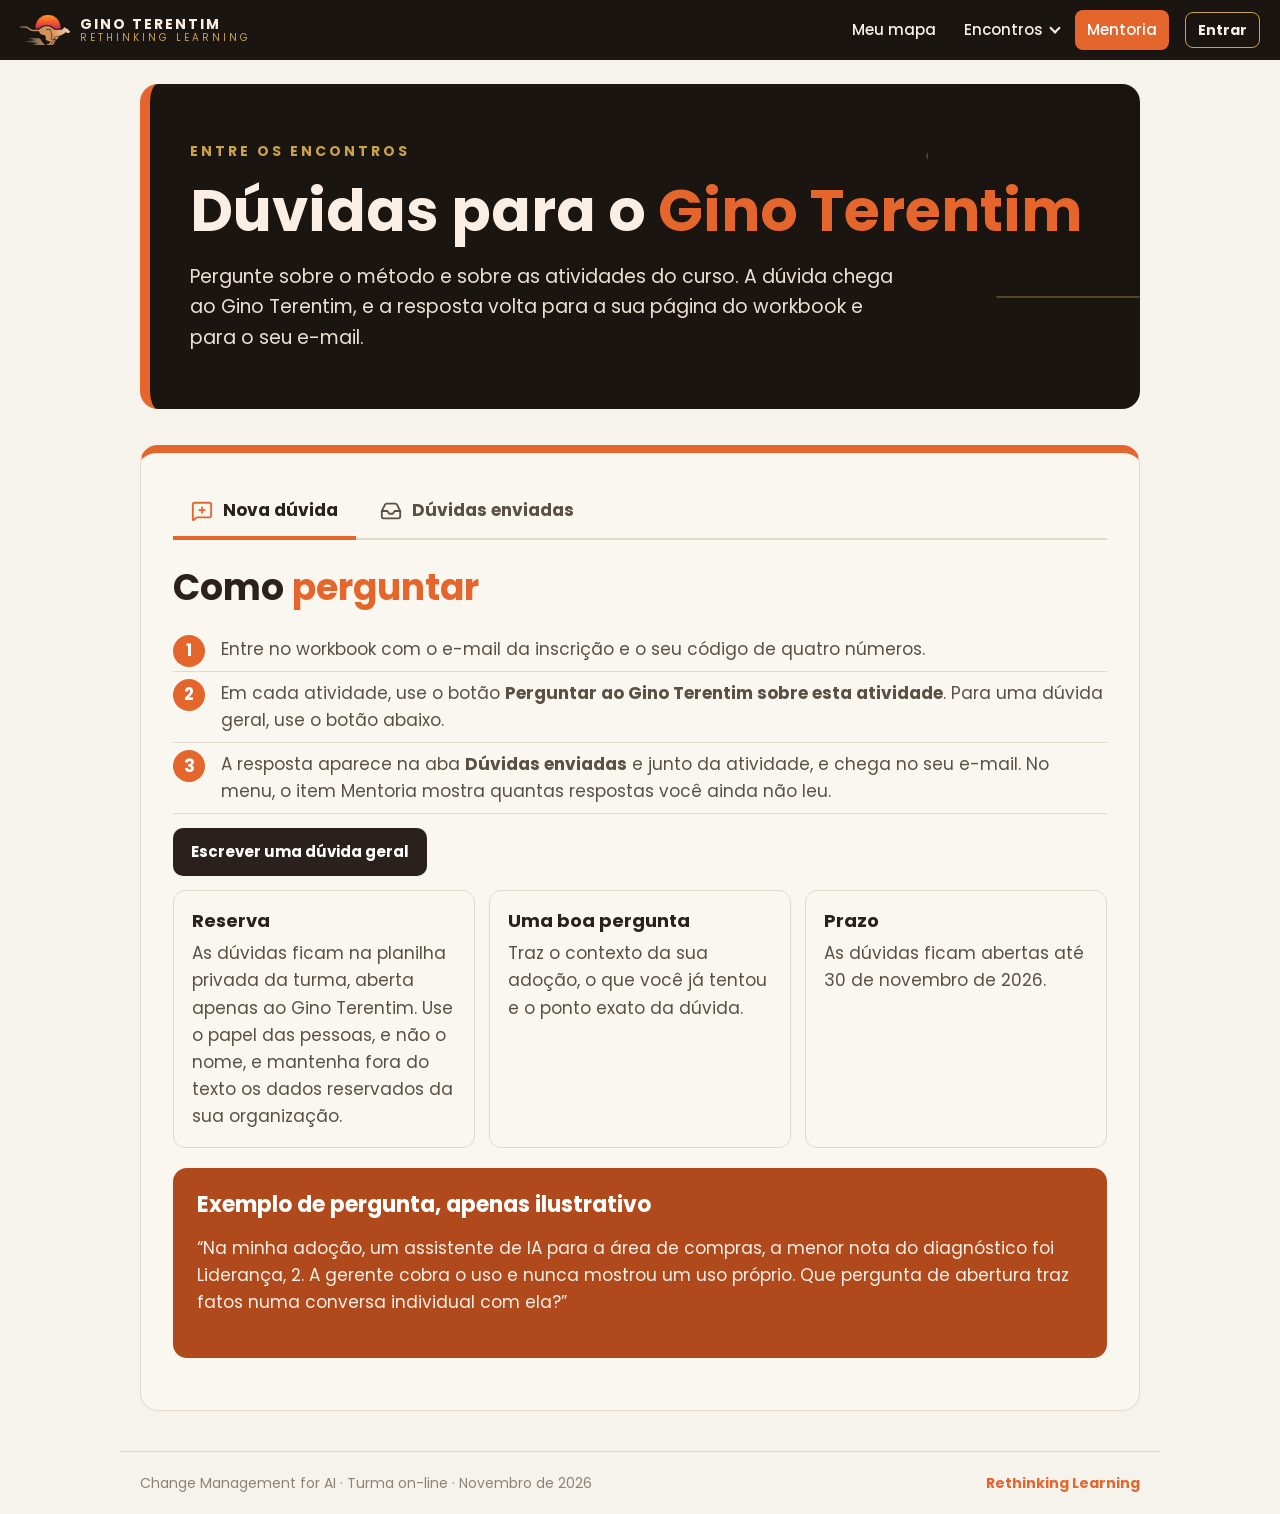
<file: docs/mentoria.html>
<!doctype html>
<html lang="pt-BR"><head><meta charset="utf-8"><meta name="viewport" content="width=device-width,initial-scale=1">
<title>CM4AI · Mentoria</title><meta name="robots" content="noindex">
<style>@font-face{font-family:Poppins;font-weight:400;src:url(fonts/Poppins-Regular.ttf) format('truetype');font-display:swap}@font-face{font-family:Poppins;font-weight:500;src:url(fonts/Poppins-Medium.ttf) format('truetype');font-display:swap}@font-face{font-family:Poppins;font-weight:700;src:url(fonts/Poppins-Bold.ttf) format('truetype');font-display:swap}:root{--lar:#E5662C;--tinta:#2A211C;--corpo:#5A5045;--linha:#E2D9CD;--fraco:#8D8377;--claro:#F6F2EC;--papel:#FAF7F1;--escuro:#1B1512;--ouro:#C9A24D;--tom:#E5662C}
*{box-sizing:border-box}
html{scroll-behavior:smooth}
body{margin:0;font-family:Poppins,system-ui,sans-serif;font-size:17px;line-height:1.6;color:var(--corpo);background:var(--claro)}
a{color:var(--lar)}
h1,h2,h3{color:var(--tinta);line-height:1.2;margin:0 0 .5em}
h1 em,h2 em{font-style:normal;color:var(--lar)}
main{max-width:1040px;margin:0 auto;padding:0 20px 40px}
.topo{position:sticky;top:0;z-index:20;display:flex;align-items:center;gap:16px;flex-wrap:wrap;padding:10px 20px;background:var(--escuro);color:#FBEEE5}
.marca{display:flex;align-items:center;gap:10px;text-decoration:none;color:#FBEEE5}
.marca img{height:30px;width:auto}
.marca span{display:flex;flex-direction:column;line-height:1.15}
.marca b{font-size:14px;letter-spacing:2px}
.marca i{font-style:normal;font-size:10px;letter-spacing:3px;color:var(--ouro)}
.nav{margin-left:auto;display:flex;gap:4px;flex-wrap:wrap}
.nav a{color:#FBEEE5;text-decoration:none;font-size:15px;font-weight:500;padding:8px 12px;border-radius:8px}
.nav a:hover,.nav a.ativo{background:var(--lar);color:#fff}
.selo-prof{margin-left:auto;background:var(--lar);color:#fff;font-weight:700;font-size:13px;letter-spacing:2px;padding:6px 12px;border-radius:6px}
.capa{margin:24px 0 0;padding:56px 40px;border-radius:18px;background:var(--escuro);color:#EADFD3;position:relative;overflow:hidden;border-left:10px solid var(--tom)}
.capa:after{content:"";position:absolute;right:-70px;top:-70px;width:280px;height:280px;border:2px solid var(--ouro);opacity:.35;clip-path:polygon(25% 0,75% 0,100% 50%,75% 100%,25% 100%,0 50%);background:transparent;outline:2px solid var(--ouro)}
.capa__k{font-size:14px;font-weight:700;letter-spacing:3px;color:var(--ouro);margin:0 0 14px}
.capa h1{color:#FBEEE5;font-size:clamp(34px,6vw,58px);margin:0 0 16px}
.capa__l{font-size:19px;max-width:720px;margin:0}
.bloco{margin:36px 0 0;padding:32px;background:var(--papel);border:1px solid var(--linha);border-radius:18px;border-top:8px solid var(--tom)}
.bloco--abre{border-top-color:var(--lar)}
.eyebrow{display:flex;align-items:center;gap:14px;color:var(--tom);font-weight:700;font-size:15px;letter-spacing:2.5px;margin-bottom:10px}
.eyebrow i{flex:1;height:2px;background:var(--tom);opacity:.5}
.bloco h2{font-size:clamp(26px,4vw,36px)}
.bloco h3{font-size:22px;margin-top:1.2em}
.pergunta{font-size:21px;font-weight:500;color:var(--tinta);border-left:5px solid var(--tom);padding:6px 0 6px 16px;margin:14px 0}
.pergunta--at{font-size:19px;background:#fff;border-radius:0 10px 10px 0;padding:12px 16px}
.capaz{background:#fff;border:1px solid var(--linha);border-radius:12px;padding:16px 20px;margin:16px 0}
.capaz b{color:var(--tinta)}
.capaz ol{margin:8px 0 0;padding-left:22px}
.conceito{background:#fff;border:1px solid var(--linha);border-radius:14px;padding:22px 24px;margin:20px 0}
.conceito h3{margin-top:0}
.fonte{font-size:15px;color:var(--fraco);margin:10px 0 0}
.regua{background:#B04A1C;color:#FDEFE6;border-radius:14px;padding:24px;margin:20px 0}
.regua h3{color:#fff;margin-top:0}
.regua__q{font-size:22px;font-weight:700;color:#fff}
.regua .cards3>div{background:rgba(255,255,255,.12);border:0;color:#FDEFE6}
.regua .cards3 b{color:#fff}
.regua .tabela--ler{background:#fff;color:var(--corpo)}
.cards3{display:grid;grid-template-columns:repeat(auto-fit,minmax(230px,1fr));gap:14px;margin:14px 0}
.cards3>div{background:var(--papel);border:1px solid var(--linha);border-radius:12px;padding:16px 18px}
.cards3 b{display:block;color:var(--tinta);font-size:18px;margin-bottom:4px}
.cards3 p{margin:0}
.cards3 i{display:block;margin-top:8px;color:var(--fraco)}
.cards2{display:grid;grid-template-columns:repeat(auto-fit,minmax(260px,1fr));gap:16px;margin:24px 0 8px}
.cartao{display:flex;flex-direction:column;gap:6px;padding:22px;border-radius:14px;background:var(--tom);color:#fff;text-decoration:none}
.cartao span{font-size:13px;font-weight:700;letter-spacing:2px;opacity:.85}
.cartao b{font-size:22px;line-height:1.2}
.cartao i{font-style:normal;opacity:.9}
.nota-pe{color:var(--fraco);font-size:15px}
.caminho{display:grid;grid-template-columns:repeat(5,1fr);gap:10px;margin:16px 0}
.caminho__p{display:flex;flex-direction:column;align-items:center;text-align:center;gap:4px;padding:14px 8px;border-radius:12px;background:#fff;border:2px solid var(--linha);text-decoration:none;color:var(--corpo)}
.caminho__g{font-size:11px;font-weight:700;letter-spacing:1.5px;color:var(--fraco);text-transform:uppercase;min-height:34px}
.caminho__n{width:52px;height:52px;border-radius:50%;display:grid;place-items:center;font-weight:700;font-size:22px;color:var(--tom);border:3px solid var(--tom);background:var(--claro)}
.caminho__p b{color:var(--tinta);font-size:15px;line-height:1.25}
.caminho__p small{font-size:13px}
.caminho__p em{font-style:normal;font-size:13px;font-weight:500;color:var(--tom)}
.caminho__p.feito .caminho__n,.caminho__p.aqui .caminho__n{background:var(--tom);color:#fff}
.caminho__p.aqui{border-color:var(--lar);box-shadow:0 0 0 3px rgba(229,102,44,.25)}
.indice{list-style:none;padding:0;margin:10px 0;display:grid;gap:8px}
.indice li{display:flex;flex-wrap:wrap;gap:6px 16px;align-items:baseline;background:#fff;border-left:6px solid var(--tom);border-radius:0 10px 10px 0;padding:10px 14px}
.indice a{color:var(--tinta);text-decoration:none;font-weight:500}
.indice a b{color:var(--tom)}
.indice span{color:var(--fraco);font-size:15px}
.atividade{background:#fff;border:2px solid var(--tom);border-radius:16px;padding:24px;margin:24px 0}
.atividade__cab{display:flex;gap:10px;flex-wrap:wrap;margin-bottom:10px}
.selo{display:inline-block;background:var(--tom);color:#fff;font-weight:700;font-size:13px;letter-spacing:1.5px;padding:6px 12px;border-radius:999px;text-decoration:none}
.selo--miro{background:#fff;color:var(--tom);border:2px solid var(--tom)}
.selo--mentor{background:#FBEFE4;color:#B04A1C;border:2px solid #E5662C}
.atividade h3{margin-top:4px;font-size:24px}
.passos{padding-left:0;list-style:none;counter-reset:p;margin:14px 0}
.passos li{counter-increment:p;position:relative;padding:8px 0 8px 48px;border-bottom:1px solid var(--linha)}
.passos li:before{content:counter(p);position:absolute;left:0;top:7px;width:32px;height:32px;border-radius:50%;background:var(--tom);color:#fff;font-weight:700;display:grid;place-items:center}
.passos li i{font-style:normal;font-weight:700;color:var(--tom);white-space:nowrap}
.meta{display:grid;grid-template-columns:repeat(auto-fit,minmax(200px,1fr));gap:10px;margin:14px 0}
.meta div{background:var(--papel);border-radius:10px;padding:10px 14px}
.meta span{display:block;font-size:12px;font-weight:700;letter-spacing:1.5px;text-transform:uppercase;color:var(--fraco)}
.meta b{font-weight:500;color:var(--tinta);font-size:16px}
.exemplo{background:#FBEFE4;border-radius:12px;padding:14px 18px;margin:14px 0}
.exemplo>span{font-size:12px;font-weight:700;letter-spacing:1.5px;color:var(--lar)}
.exemplo p{margin:6px 0}
.registro{border:2px dashed var(--tom);border-radius:14px;padding:18px;margin:18px 0 6px;background:var(--papel)}
.registro__t{font-size:13px;font-weight:700;letter-spacing:2px;color:var(--tom)}
.campo{margin:14px 0 0}
.campo label{display:block;color:var(--tinta);margin-bottom:4px}
.dica{margin:0 0 6px;font-size:15px;color:var(--fraco)}
textarea,input[type=text],select{width:100%;font:inherit;font-size:16px;color:var(--tinta);background:#fff;border:1.5px solid #CFC4B5;border-radius:10px;padding:10px 12px}
textarea{resize:vertical;min-height:52px}
textarea:focus,input:focus,select:focus{outline:3px solid rgba(229,102,44,.35);border-color:var(--lar)}
.espelho__v{background:#fff;border:1.5px solid var(--linha);border-radius:10px;padding:10px 12px;color:var(--tinta);white-space:pre-wrap}
.notas{display:grid;grid-template-columns:repeat(auto-fit,minmax(130px,1fr));gap:10px}
.banco{margin:4px 0 8px}
.lacunas,.associar{padding-left:22px;margin:8px 0 12px}
.lacunas li,.associar li{margin:8px 0}
.lacuna{width:74px!important;display:inline-block;text-align:center;font-weight:700}
.associar li{display:grid;grid-template-columns:1fr minmax(200px,260px);gap:12px;align-items:center}
.certo{border-color:#3F7D4E!important;background:#E9F4EA!important}
.errado{border-color:#B8432F!important;background:#FBE9E5!important}
.tabela-w{overflow-x:auto;margin:10px 0}
.tabela{width:100%;border-collapse:collapse;font-size:16px}
.tabela th{background:var(--tinta);color:#FBEEE5;text-align:left;padding:10px 12px;font-size:14px;letter-spacing:.5px}
.tabela td{border:1px solid var(--linha);padding:8px 10px;vertical-align:top;background:#fff;min-width:190px}
.tabela--ler td{padding:10px 12px}
.tabela td textarea,.tabela td select{border-color:var(--linha)}
.mapa{position:relative;margin:16px 0 0;height:480px;background:#fff;border:1.5px solid var(--linha);border-radius:12px;overflow:hidden}
.mapa:before{content:"";position:absolute;left:50%;top:0;bottom:0;border-left:2px dashed var(--linha)}
.mapa:after{content:"";position:absolute;top:50%;left:0;right:0;border-top:2px dashed var(--linha)}
.mapa__q{position:absolute;font-size:12px;font-weight:700;letter-spacing:1px;color:var(--fraco);text-transform:uppercase;padding:8px 10px;z-index:1}
.mapa__n{position:absolute;z-index:2;max-width:42%;font-size:14px;line-height:1.25;font-weight:500;color:var(--tinta);padding:6px 9px;border-radius:6px;box-shadow:0 1px 0 rgba(0,0,0,.15)}
.pontos{margin:14px 0 0;background:var(--papel);border-radius:12px;padding:12px 16px}
.pontos summary{cursor:pointer;font-weight:700;color:var(--tinta)}
.btn{display:inline-block;font:inherit;font-size:15px;font-weight:700;border-radius:10px;padding:10px 16px;cursor:pointer;text-decoration:none;border:2px solid transparent}
.btn--sec{background:#fff;color:var(--tinta);border-color:var(--tinta)}
.btn--mentor{background:var(--tinta);color:#fff}
.mentor{margin:14px 0 0}
.barra{display:flex;flex-wrap:wrap;gap:10px;align-items:center;margin:18px 0 0}
.barra__s{flex:1;min-width:220px;color:var(--fraco);font-size:15px}
.prof{margin:16px 0 0;background:#2A211C;color:#EADFD3;border-radius:12px;padding:16px 20px}
.prof>span{font-size:12px;font-weight:700;letter-spacing:2px;color:var(--ouro)}
.prof__resp{background:rgba(255,255,255,.08);border-radius:10px;padding:10px 14px;margin-top:10px}
.prof__resp b{color:#fff;display:block}
.rodape{max-width:1040px;margin:0 auto;padding:20px;display:flex;justify-content:space-between;gap:12px;flex-wrap:wrap;font-size:14px;color:var(--fraco);border-top:1px solid var(--linha)}
.rodape span:last-child{color:var(--lar);font-weight:700}
@media(max-width:760px){
 body{font-size:16px}.bloco{padding:20px}.capa{padding:36px 22px}
 .caminho{grid-template-columns:1fr 1fr}.caminho__g{min-height:0}
 .associar li{grid-template-columns:1fr}
 .tabela[data-tabela] thead{display:none}
 .tabela[data-tabela] tr{display:block;margin-bottom:14px;border:1px solid var(--linha);border-radius:10px;overflow:hidden}
 .tabela[data-tabela] td{display:block;border:0;border-bottom:1px solid var(--linha)}
 .tabela[data-tabela] td:before{content:attr(data-th);display:block;font-size:12px;font-weight:700;letter-spacing:1px;color:var(--fraco);text-transform:uppercase;margin-bottom:4px}
 .mapa{height:420px}
}
@media print{
 .topo,.barra,.mentor,.btn{display:none!important}
 body{background:#fff;font-size:12pt}.bloco,.atividade,.conceito{break-inside:avoid-page;box-shadow:none}
 .bloco{break-inside:auto}.capa{background:#fff;color:#000;border:2px solid #000}.capa h1{color:#000}.capa__k{color:#000}
 textarea,input,select{border:1px solid #999}
 details.pontos{display:block}
}

/* ===== camada 2026-11 · mapa de navegação, conta e capas com foto ===== */
.btn{background:var(--lar);color:#fff}
.btn--sec{background:#fff;color:var(--tinta);border-color:var(--tinta)}
.btn--mentor{background:var(--tinta);color:#fff}
.btn--grande{font-size:17px;padding:14px 22px;margin-top:18px;width:100%}
.btn:hover{filter:brightness(1.06)}
.disco{flex:none;display:inline-grid;place-items:center;width:54px;height:54px;border-radius:50%;background:var(--tom)}
.disco svg{display:block}
.capa--foto{background-color:var(--escuro);background-image:var(--foto,none);background-position:right center;background-size:cover;background-repeat:no-repeat;min-height:380px;display:flex;flex-direction:column;justify-content:flex-end}
.capa--foto .capa__l,.capa--foto h1,.capa--foto .capa__k{max-width:640px;position:relative;z-index:1}
.capa--foto:after{opacity:.22}
.conta{display:flex;align-items:center;gap:10px;font-size:14px;color:#FBEEE5}
.conta a{color:#FBEEE5;font-weight:700;text-decoration:none;border:1.5px solid var(--ouro);padding:6px 12px;border-radius:8px}
.conta span{font-weight:700}
.conta__sair{font:inherit;font-size:13px;background:transparent;color:var(--ouro);border:1.5px solid var(--ouro);border-radius:8px;padding:5px 10px;cursor:pointer}
.aviso-conta{margin:16px 0 0;padding:14px 18px;border-radius:12px;background:#FFF4EC;border-left:6px solid var(--lar);color:var(--tinta)}
.aviso-conta .btn{margin-left:8px;padding:6px 14px}
.barra__s--ok{color:#4B6A41;font-weight:500}
.barra__s--ok:before{content:"";display:inline-block;width:9px;height:9px;border-radius:50%;background:#5E7D52;margin-right:8px;vertical-align:1px}
/* entrada */
.entrada{margin:28px 0 0;display:grid;grid-template-columns:minmax(0,1.05fr) minmax(0,1fr);gap:28px;align-items:start}
.entrada[hidden]{display:none}
.entrada__f{padding:32px;background:var(--papel);border:1px solid var(--linha);border-top:8px solid var(--lar);border-radius:18px}
.entrada__f h2{font-size:clamp(26px,4vw,34px)}
.entrada__f label{display:block;margin:16px 0 6px;color:var(--tinta)}
.entrada__f input{font-size:18px;padding:12px 14px}
.entrada__f input[name=codigo]{letter-spacing:10px;max-width:200px}
.entrada__aviso{min-height:1.6em;margin:12px 0 0;color:var(--corpo);font-weight:500}
.entrada__aviso--erro{color:#A33B12}
.entrada__passos{list-style:none;margin:0;padding:12px 0 0;display:flex;flex-direction:column;gap:22px;position:relative}
.entrada__passos:before{content:"";position:absolute;left:26px;top:40px;bottom:40px;border-left:2.5px dashed var(--ouro)}
.entrada__passos li{display:flex;gap:18px;align-items:flex-start;position:relative}
.entrada__passos b{display:block;color:var(--tinta);font-size:19px;margin-top:6px}
.entrada__passos p{margin:2px 0 0}
/* mapa do curso */
.mapa-curso{margin:36px 0 0;padding:36px 32px 32px;border-radius:18px;border:1px solid var(--linha);position:relative;overflow:hidden;
  background:var(--papel) url("data:image/svg+xml,%3Csvg%20xmlns%3D%22http%3A//www.w3.org/2000/svg%22%20width%3D%221000%22%20height%3D%22560%22%20viewBox%3D%220%200%201000%20560%22%3E%3Cg%20fill%3D%22none%22%20stroke%3D%22%23C9A24D%22%20stroke-opacity%3D%22.28%22%20stroke-width%3D%221.1%22%3E%3Cpath%20d%3D%22M219.3%2C150.0%20L220.1%2C152.6%20L220.0%2C155.2%20L219.1%2C157.8%20L217.5%2C160.1%20L215.2%2C162.2%20L212.6%2C163.9%20L209.8%2C165.5%20L207.0%2C166.8%20L204.3%2C168.0%20L201.7%2C169.2%20L199.2%2C170.3%20L196.7%2C171.4%20L194.1%2C172.4%20L191.4%2C173.3%20L188.6%2C173.9%20L185.8%2C174.3%20L182.9%2C174.4%20L180.0%2C174.2%20L177.2%2C173.9%20L174.4%2C173.5%20L171.6%2C173.1%20L168.8%2C172.7%20L165.9%2C172.4%20L162.8%2C172.1%20L159.6%2C171.6%20L156.3%2C171.0%20L153.0%2C170.0%20L150.1%2C168.6%20L147.6%2C166.8%20L145.8%2C164.6%20L144.7%2C162.2%20L144.4%2C159.6%20L144.7%2C157.0%20L145.5%2C154.5%20L146.5%2C152.2%20L147.6%2C150.0%20L148.5%2C148.0%20L149.1%2C146.0%20L149.5%2C143.9%20L149.7%2C141.8%20L149.9%2C139.6%20L150.3%2C137.3%20L151.0%2C135.0%20L152.2%2C132.7%20L153.9%2C130.7%20L156.1%2C128.9%20L158.6%2C127.4%20L161.5%2C126.3%20L164.5%2C125.4%20L167.6%2C124.7%20L170.7%2C124.3%20L173.8%2C123.9%20L176.9%2C123.6%20L180.0%2C123.4%20L183.1%2C123.4%20L186.3%2C123.6%20L189.3%2C124.2%20L192.2%2C125.2%20L194.8%2C126.5%20L197.0%2C128.1%20L198.9%2C130.0%20L200.5%2C131.9%20L201.9%2C133.8%20L203.2%2C135.5%20L204.7%2C137.2%20L206.4%2C138.7%20L208.5%2C140.2%20L210.8%2C141.7%20L213.3%2C143.4%20L215.7%2C145.3%20L217.8%2C147.6%20L219.3%2C150.0Z%22/%3E%3Cpath%20d%3D%22M259.8%2C150.0%20L260.6%2C155.2%20L259.7%2C160.4%20L257.2%2C165.3%20L253.4%2C169.8%20L248.8%2C173.7%20L243.6%2C177.2%20L238.4%2C180.3%20L233.2%2C183.1%20L228.3%2C185.8%20L223.4%2C188.4%20L218.6%2C190.9%20L213.7%2C193.3%20L208.5%2C195.3%20L203.1%2C197.0%20L197.4%2C198.1%20L191.6%2C198.7%20L185.8%2C198.7%20L180.0%2C198.3%20L174.4%2C197.8%20L168.8%2C197.2%20L163.1%2C196.6%20L157.3%2C196.2%20L151.2%2C195.8%20L144.7%2C195.2%20L138.1%2C194.3%20L131.5%2C192.8%20L125.3%2C190.5%20L120.0%2C187.3%20L115.7%2C183.3%20L112.9%2C178.7%20L111.5%2C173.7%20L111.4%2C168.5%20L112.3%2C163.4%20L113.8%2C158.6%20L115.5%2C154.2%20L116.9%2C150.0%20L117.8%2C146.0%20L118.1%2C141.9%20L118.1%2C137.7%20L118.0%2C133.3%20L118.1%2C128.6%20L118.8%2C123.8%20L120.5%2C119.1%20L123.2%2C114.7%20L127.0%2C110.8%20L131.7%2C107.4%20L137.1%2C104.6%20L143.0%2C102.5%20L149.0%2C100.8%20L155.1%2C99.4%20L161.3%2C98.3%20L167.5%2C97.3%20L173.7%2C96.6%20L180.0%2C96.3%20L186.3%2C96.4%20L192.6%2C97.2%20L198.5%2C98.8%20L204.0%2C101.1%20L208.9%2C104.1%20L213.1%2C107.5%20L216.6%2C111.2%20L219.7%2C114.9%20L222.7%2C118.4%20L225.8%2C121.6%20L229.3%2C124.4%20L233.5%2C127.1%20L238.3%2C129.9%20L243.5%2C132.9%20L248.7%2C136.4%20L253.5%2C140.4%20L257.4%2C145.0%20L259.8%2C150.0Z%22/%3E%3Cpath%20d%3D%22M300.5%2C150.0%20L300.5%2C157.8%20L298.0%2C165.4%20L293.4%2C172.5%20L287.4%2C179.0%20L280.5%2C184.7%20L273.2%2C189.9%20L266.0%2C194.6%20L259.1%2C199.1%20L252.3%2C203.5%20L245.5%2C207.8%20L238.5%2C211.9%20L231.1%2C215.6%20L223.2%2C218.7%20L214.9%2C221.0%20L206.2%2C222.4%20L197.4%2C223.0%20L188.6%2C223.0%20L180.0%2C222.5%20L171.5%2C222.0%20L163.0%2C221.5%20L154.3%2C221.2%20L145.2%2C220.9%20L135.6%2C220.5%20L125.7%2C219.7%20L115.7%2C218.0%20L106.1%2C215.3%20L97.5%2C211.1%20L90.3%2C205.7%20L85.1%2C199.2%20L82.0%2C191.9%20L80.9%2C184.2%20L81.3%2C176.6%20L82.8%2C169.3%20L84.6%2C162.5%20L86.1%2C156.1%20L87.0%2C150.0%20L86.9%2C144.0%20L86.2%2C137.8%20L85.2%2C131.2%20L84.5%2C124.2%20L84.5%2C117.0%20L85.9%2C109.8%20L89.0%2C102.8%20L93.7%2C96.3%20L99.9%2C90.7%20L107.4%2C85.9%20L115.7%2C81.9%20L124.4%2C78.7%20L133.4%2C76.0%20L142.5%2C73.8%20L151.7%2C71.8%20L161.0%2C70.2%20L170.4%2C69.1%20L180.0%2C68.7%20L189.5%2C69.3%20L198.8%2C71.1%20L207.5%2C74.0%20L215.3%2C78.1%20L222.2%2C82.9%20L228.1%2C88.3%20L233.3%2C93.6%20L238.0%2C98.8%20L242.9%2C103.4%20L248.4%2C107.5%20L254.7%2C111.2%20L262.0%2C114.9%20L270.1%2C118.9%20L278.4%2C123.5%20L286.3%2C128.9%20L293.1%2C135.2%20L298.0%2C142.4%20L300.5%2C150.0Z%22/%3E%3Cpath%20d%3D%22M340.1%2C150.0%20L338.5%2C160.3%20L334.0%2C170.1%20L327.4%2C179.2%20L319.3%2C187.6%20L310.6%2C195.1%20L301.8%2C202.1%20L293.2%2C208.7%20L284.9%2C215.2%20L276.6%2C221.5%20L268.0%2C227.6%20L258.8%2C233.3%20L248.8%2C238.2%20L238.0%2C242.2%20L226.7%2C245.0%20L215.0%2C246.6%20L203.2%2C247.3%20L191.5%2C247.4%20L180.0%2C247.2%20L168.5%2C247.0%20L156.9%2C247.0%20L144.9%2C247.2%20L132.2%2C247.2%20L119.0%2C246.8%20L105.6%2C245.4%20L92.5%2C242.5%20L80.4%2C237.9%20L70.0%2C231.5%20L62.0%2C223.4%20L56.6%2C214.0%20L53.8%2C204.0%20L53.2%2C193.8%20L54.1%2C183.9%20L55.7%2C174.7%20L57.0%2C166.1%20L57.5%2C157.9%20L56.8%2C150.0%20L55.1%2C141.9%20L52.8%2C133.4%20L50.6%2C124.3%20L49.3%2C114.8%20L49.7%2C105.0%20L52.2%2C95.3%20L57.0%2C86.2%20L64.1%2C77.9%20L72.9%2C70.7%20L83.2%2C64.5%20L94.3%2C59.3%20L105.9%2C54.9%20L117.7%2C51.0%20L129.7%2C47.6%20L141.9%2C44.7%20L154.4%2C42.4%20L167.1%2C41.1%20L180.0%2C41.0%20L192.7%2C42.5%20L204.8%2C45.6%20L216.1%2C50.3%20L226.0%2C56.3%20L234.7%2C63.1%20L242.3%2C70.1%20L249.2%2C76.8%20L256.1%2C82.8%20L263.5%2C88.1%20L272.0%2C92.8%20L281.8%2C97.2%20L292.7%2C101.8%20L304.2%2C107.1%20L315.5%2C113.5%20L325.5%2C121.1%20L333.4%2C130.0%20L338.4%2C139.7%20L340.1%2C150.0Z%22/%3E%3Cpath%20d%3D%22M377.7%2C150.0%20L374.0%2C162.6%20L367.4%2C174.5%20L358.9%2C185.5%20L349.3%2C195.6%20L339.4%2C205.1%20L329.8%2C214.0%20L320.4%2C222.8%20L311.0%2C231.4%20L301.3%2C239.8%20L290.8%2C247.8%20L279.2%2C254.9%20L266.5%2C261.0%20L252.8%2C265.6%20L238.4%2C268.8%20L223.7%2C270.7%20L209.0%2C271.7%20L194.4%2C272.3%20L180.0%2C272.7%20L165.4%2C273.3%20L150.4%2C274.2%20L134.8%2C275.0%20L118.4%2C275.4%20L101.6%2C274.6%20L84.9%2C272.0%20L69.1%2C267.3%20L55.1%2C260.2%20L43.8%2C250.9%20L35.6%2C239.8%20L30.6%2C227.5%20L28.4%2C214.8%20L28.3%2C202.4%20L29.2%2C190.7%20L30.1%2C179.8%20L30.0%2C169.6%20L28.5%2C159.8%20L25.5%2C150.0%20L21.6%2C139.7%20L17.5%2C128.8%20L14.3%2C117.1%20L12.9%2C105.0%20L14.1%2C92.7%20L18.2%2C80.8%20L25.3%2C69.7%20L34.9%2C59.8%20L46.4%2C51.0%20L59.3%2C43.5%20L73.0%2C36.8%20L87.2%2C30.9%20L101.7%2C25.6%20L116.6%2C20.9%20L131.9%2C16.9%20L147.7%2C14.1%20L163.8%2C12.9%20L180.0%2C13.5%20L195.8%2C16.4%20L210.6%2C21.3%20L224.1%2C28.0%20L236.1%2C35.9%20L246.6%2C44.3%20L256.0%2C52.5%20L265.1%2C60.0%20L274.7%2C66.4%20L285.3%2C72.0%20L297.5%2C77.0%20L311.2%2C82.0%20L325.8%2C87.6%20L340.5%2C94.5%20L354.2%2C103.0%20L365.5%2C113.2%20L373.5%2C124.7%20L377.6%2C137.2%20L377.7%2C150.0Z%22/%3E%3Cpath%20d%3D%22M412.5%2C150.0%20L406.7%2C164.7%20L398.2%2C178.5%20L388.3%2C191.3%20L377.9%2C203.3%20L367.6%2C214.8%20L357.6%2C226.0%20L347.7%2C237.0%20L337.4%2C247.9%20L326.2%2C258.3%20L313.7%2C268.0%20L299.6%2C276.5%20L284.0%2C283.4%20L267.3%2C288.7%20L249.9%2C292.4%20L232.4%2C294.8%20L214.9%2C296.5%20L197.5%2C298.0%20L180.0%2C299.6%20L162.1%2C301.5%20L143.5%2C303.5%20L124.0%2C304.9%20L103.8%2C305.2%20L83.4%2C303.4%20L63.8%2C299.1%20L46.0%2C291.8%20L30.9%2C281.6%20L19.3%2C269.0%20L11.5%2C254.7%20L7.2%2C239.6%20L5.5%2C224.6%20L5.4%2C210.3%20L5.5%2C197.0%20L4.7%2C184.8%20L2.3%2C173.2%20L-1.9%2C161.8%20L-7.6%2C150.0%20L-13.9%2C137.4%20L-19.5%2C123.9%20L-23.2%2C109.7%20L-24.0%2C95.0%20L-21.4%2C80.4%20L-15.2%2C66.5%20L-5.8%2C53.7%20L6.4%2C42.1%20L20.4%2C31.8%20L35.7%2C22.6%20L51.7%2C14.3%20L68.2%2C6.6%20L85.4%2C-0.3%20L103.1%2C-6.4%20L121.7%2C-11.3%20L140.9%2C-14.3%20L160.5%2C-15.0%20L180.0%2C-13.1%20L198.7%2C-8.6%20L216.1%2C-1.7%20L231.7%2C7.0%20L245.6%2C16.5%20L258.0%2C26.0%20L269.8%2C34.8%20L281.6%2C42.5%20L294.6%2C48.9%20L309.1%2C54.3%20L325.5%2C59.6%20L343.2%2C65.4%20L361.4%2C72.4%20L378.7%2C81.4%20L393.8%2C92.4%20L405.3%2C105.3%20L412.4%2C119.7%20L414.7%2C134.8%20L412.5%2C150.0Z%22/%3E%3Cpath%20d%3D%22M444.4%2C150.0%20L436.6%2C166.6%20L426.8%2C182.2%20L416.2%2C196.9%20L405.7%2C210.9%20L395.6%2C224.5%20L385.7%2C238.0%20L375.4%2C251.4%20L364.2%2C264.5%20L351.3%2C276.9%20L336.4%2C288.1%20L319.6%2C297.7%20L301.1%2C305.4%20L281.5%2C311.3%20L261.4%2C315.7%20L241.2%2C319.1%20L221.0%2C322.1%20L200.7%2C325.1%20L180.0%2C328.5%20L158.5%2C331.9%20L136.0%2C334.9%20L112.5%2C336.6%20L88.5%2C336.2%20L65.0%2C332.7%20L43.0%2C325.8%20L23.8%2C315.3%20L8.3%2C301.6%20L-2.9%2C285.5%20L-10.1%2C268.1%20L-13.8%2C250.5%20L-15.4%2C233.6%20L-16.4%2C217.8%20L-18.1%2C203.4%20L-21.5%2C190.0%20L-27.1%2C177.1%20L-34.6%2C163.9%20L-43.1%2C150.0%20L-51.3%2C135.0%20L-57.8%2C118.9%20L-61.3%2C102.1%20L-60.9%2C85.1%20L-56.3%2C68.4%20L-47.7%2C52.6%20L-35.8%2C38.1%20L-21.3%2C24.9%20L-5.2%2C12.8%20L12.1%2C1.8%20L30.1%2C-8.5%20L49.0%2C-18.1%20L68.7%2C-26.8%20L89.5%2C-34.1%20L111.5%2C-39.5%20L134.2%2C-42.2%20L157.3%2C-42.0%20L180.0%2C-38.4%20L201.5%2C-31.9%20L221.2%2C-23.1%20L238.9%2C-12.9%20L254.8%2C-2.3%20L269.6%2C7.7%20L284.2%2C16.4%20L299.6%2C23.5%20L316.6%2C29.4%20L335.6%2C34.8%20L356.3%2C40.4%20L377.9%2C47.4%20L398.9%2C56.4%20L417.9%2C67.8%20L433.2%2C81.7%20L443.8%2C97.6%20L448.9%2C114.9%20L448.9%2C132.6%20L444.4%2C150.0Z%22/%3E%3Cpath%20d%3D%22M916.5%2C420.0%20L915.4%2C422.3%20L914.1%2C424.5%20L912.8%2C426.5%20L911.6%2C428.5%20L910.5%2C430.5%20L909.3%2C432.5%20L907.9%2C434.5%20L906.4%2C436.4%20L904.5%2C438.1%20L902.3%2C439.7%20L899.9%2C441.0%20L897.2%2C442.1%20L894.4%2C442.9%20L891.6%2C443.6%20L888.8%2C444.3%20L885.9%2C444.9%20L883.0%2C445.6%20L880.0%2C446.3%20L876.8%2C446.9%20L873.5%2C447.4%20L870.0%2C447.6%20L866.6%2C447.3%20L863.3%2C446.5%20L860.4%2C445.2%20L857.9%2C443.3%20L856.1%2C441.1%20L854.8%2C438.7%20L854.0%2C436.2%20L853.5%2C433.7%20L853.2%2C431.5%20L852.8%2C429.4%20L852.2%2C427.5%20L851.2%2C425.7%20L850.0%2C423.9%20L848.7%2C422.0%20L847.3%2C420.0%20L846.1%2C417.8%20L845.3%2C415.5%20L845.1%2C413.1%20L845.4%2C410.7%20L846.3%2C408.4%20L847.7%2C406.2%20L849.4%2C404.2%20L851.5%2C402.3%20L853.7%2C400.5%20L856.1%2C398.9%20L858.5%2C397.3%20L861.2%2C395.8%20L864.0%2C394.5%20L867.0%2C393.5%20L870.2%2C392.9%20L873.5%2C392.6%20L876.8%2C392.9%20L880.0%2C393.6%20L883.0%2C394.6%20L885.7%2C395.9%20L888.2%2C397.3%20L890.5%2C398.6%20L892.7%2C399.8%20L895.0%2C400.7%20L897.5%2C401.5%20L900.3%2C402.1%20L903.3%2C402.8%20L906.4%2C403.6%20L909.5%2C404.7%20L912.3%2C406.2%20L914.7%2C408.0%20L916.5%2C410.2%20L917.5%2C412.6%20L917.7%2C415.1%20L917.4%2C417.6%20L916.5%2C420.0Z%22/%3E%3Cpath%20d%3D%22M950.8%2C420.0%20L948.7%2C424.5%20L946.5%2C428.7%20L944.5%2C432.8%20L942.6%2C436.9%20L940.6%2C440.9%20L938.5%2C445.0%20L935.9%2C449.0%20L932.7%2C452.7%20L928.8%2C456.2%20L924.4%2C459.2%20L919.4%2C461.7%20L914.2%2C463.8%20L908.7%2C465.7%20L903.3%2C467.3%20L897.7%2C469.0%20L892.1%2C470.7%20L886.2%2C472.5%20L880.0%2C474.2%20L873.4%2C475.6%20L866.6%2C476.4%20L859.6%2C476.4%20L852.8%2C475.4%20L846.5%2C473.2%20L841.0%2C470.0%20L836.7%2C465.8%20L833.4%2C461.1%20L831.2%2C456.1%20L829.8%2C451.2%20L828.8%2C446.6%20L827.7%2C442.4%20L826.3%2C438.5%20L824.4%2C435.0%20L821.8%2C431.5%20L818.9%2C428.0%20L815.8%2C424.2%20L813.0%2C420.0%20L810.9%2C415.5%20L809.7%2C410.8%20L809.7%2C406.0%20L810.8%2C401.3%20L812.9%2C396.8%20L815.9%2C392.6%20L819.4%2C388.6%20L823.4%2C384.8%20L827.6%2C381.2%20L832.1%2C377.7%20L836.9%2C374.4%20L842.1%2C371.4%20L847.8%2C368.9%20L854.0%2C367.0%20L860.4%2C365.9%20L867.1%2C365.8%20L873.7%2C366.7%20L880.0%2C368.3%20L885.8%2C370.5%20L891.2%2C372.9%20L896.1%2C375.4%20L900.9%2C377.5%20L905.6%2C379.3%20L910.7%2C380.6%20L916.2%2C381.7%20L922.2%2C382.7%20L928.5%2C384.0%20L934.9%2C385.9%20L940.9%2C388.4%20L946.1%2C391.7%20L950.1%2C395.8%20L952.8%2C400.4%20L953.9%2C405.3%20L953.8%2C410.4%20L952.6%2C415.3%20L950.8%2C420.0Z%22/%3E%3Cpath%20d%3D%22M983.2%2C420.0%20L980.5%2C426.5%20L977.9%2C432.8%20L975.5%2C439.0%20L973.2%2C445.1%20L970.7%2C451.3%20L967.6%2C457.5%20L963.7%2C463.4%20L958.7%2C468.9%20L952.8%2C473.9%20L946.0%2C478.2%20L938.6%2C482.0%20L930.9%2C485.3%20L923.0%2C488.4%20L915.1%2C491.4%20L907.0%2C494.5%20L898.5%2C497.8%20L889.6%2C500.9%20L880.0%2C503.8%20L869.9%2C505.9%20L859.4%2C506.7%20L848.9%2C506.1%20L838.9%2C503.6%20L830.0%2C499.5%20L822.5%2C493.8%20L816.6%2C487.1%20L812.3%2C479.7%20L809.3%2C472.4%20L807.1%2C465.3%20L805.1%2C458.9%20L802.7%2C453.1%20L799.5%2C447.8%20L795.5%2C442.8%20L790.9%2C437.7%20L785.9%2C432.3%20L781.2%2C426.4%20L777.3%2C420.0%20L774.7%2C413.2%20L773.7%2C406.1%20L774.4%2C399.0%20L776.7%2C392.2%20L780.3%2C385.6%20L784.8%2C379.3%20L789.9%2C373.3%20L795.5%2C367.5%20L801.5%2C361.9%20L808.0%2C356.5%20L815.1%2C351.4%20L823.0%2C346.9%20L831.7%2C343.3%20L841.1%2C340.9%20L851.0%2C339.8%20L861.0%2C340.1%20L870.8%2C341.7%20L880.0%2C344.3%20L888.6%2C347.5%20L896.5%2C350.7%20L904.0%2C353.7%20L911.4%2C356.0%20L919.2%2C357.8%20L927.5%2C359.0%20L936.6%2C360.2%20L946.1%2C361.6%20L955.9%2C363.8%20L965.3%2C367.0%20L973.7%2C371.4%20L980.6%2C377.0%20L985.4%2C383.6%20L988.1%2C390.9%20L988.8%2C398.4%20L987.9%2C405.9%20L985.8%2C413.1%20L983.2%2C420.0Z%22/%3E%3Cpath%20d%3D%22M1014.3%2C420.0%20L1011.4%2C428.5%20L1008.9%2C436.8%20L1006.6%2C445.1%20L1004.0%2C453.4%20L1000.8%2C461.7%20L996.6%2C469.9%20L991.1%2C477.6%20L984.2%2C484.7%20L976.0%2C491.1%20L967.0%2C496.8%20L957.4%2C501.9%20L947.5%2C506.6%20L937.5%2C511.3%20L927.3%2C516.2%20L916.6%2C521.2%20L905.3%2C526.3%20L893.1%2C531.0%20L880.0%2C534.9%20L866.1%2C537.3%20L852.0%2C537.6%20L838.2%2C535.6%20L825.4%2C531.2%20L814.2%2C524.5%20L805.0%2C516.2%20L798.0%2C506.8%20L792.7%2C497.1%20L788.7%2C487.6%20L785.2%2C478.9%20L781.5%2C471.1%20L777.0%2C464.1%20L771.4%2C457.5%20L764.9%2C451.0%20L757.8%2C444.2%20L750.9%2C436.9%20L744.9%2C428.8%20L740.5%2C420.0%20L738.0%2C410.8%20L737.8%2C401.4%20L739.7%2C392.2%20L743.4%2C383.2%20L748.4%2C374.5%20L754.2%2C366.2%20L760.7%2C358.1%20L767.7%2C350.2%20L775.4%2C342.5%20L783.9%2C335.1%20L793.4%2C328.4%20L804.1%2C322.6%20L816.0%2C318.3%20L828.7%2C315.7%20L842.0%2C314.9%20L855.2%2C315.9%20L868.0%2C318.4%20L880.0%2C321.7%20L891.2%2C325.4%20L901.7%2C328.7%20L912.0%2C331.5%20L922.6%2C333.3%20L933.8%2C334.5%20L945.9%2C335.5%20L958.8%2C336.6%20L972.1%2C338.7%20L985.2%2C342.1%20L997.1%2C347.2%20L1007.3%2C354.0%20L1014.9%2C362.3%20L1019.8%2C371.7%20L1021.9%2C381.7%20L1021.8%2C391.9%20L1020.0%2C401.7%20L1017.3%2C411.1%20L1014.3%2C420.0Z%22/%3E%3Cpath%20d%3D%22M1044.8%2C420.0%20L1042.3%2C430.5%20L1040.2%2C440.9%20L1037.9%2C451.3%20L1035.0%2C461.8%20L1030.9%2C472.1%20L1025.2%2C482.1%20L1017.8%2C491.5%20L1008.8%2C500.1%20L998.6%2C507.8%20L987.5%2C514.9%20L976.0%2C521.6%20L964.3%2C528.2%20L952.4%2C535.0%20L940.0%2C542.1%20L926.8%2C549.4%20L912.5%2C556.4%20L896.8%2C562.5%20L880.0%2C567.0%20L862.4%2C569.1%20L844.7%2C568.3%20L827.8%2C564.3%20L812.5%2C557.3%20L799.5%2C547.9%20L788.9%2C536.8%20L780.7%2C525.0%20L774.2%2C513.4%20L768.7%2C502.4%20L763.2%2C492.6%20L757.0%2C483.8%20L749.7%2C475.7%20L741.2%2C468.0%20L731.9%2C459.9%20L722.6%2C451.2%20L714.1%2C441.7%20L707.4%2C431.2%20L703.1%2C420.0%20L701.5%2C408.4%20L702.5%2C396.8%20L705.8%2C385.4%20L710.8%2C374.4%20L717.0%2C363.7%20L723.9%2C353.3%20L731.5%2C343.0%20L739.8%2C332.9%20L749.1%2C323.1%20L759.7%2C313.8%20L771.9%2C305.6%20L785.7%2C299.0%20L800.9%2C294.4%20L817.1%2C292.0%20L833.6%2C291.8%20L849.9%2C293.5%20L865.4%2C296.5%20L880.0%2C300.1%20L893.8%2C303.6%20L907.1%2C306.3%20L920.5%2C308.0%20L934.6%2C308.8%20L949.8%2C309.2%20L966.0%2C309.7%20L982.9%2C311.2%20L999.8%2C314.3%20L1015.6%2C319.5%20L1029.5%2C327.1%20L1040.6%2C336.7%20L1048.3%2C348.0%20L1052.6%2C360.4%20L1053.9%2C373.1%20L1052.9%2C385.7%20L1050.6%2C397.7%20L1047.6%2C409.1%20L1044.8%2C420.0Z%22/%3E%3Cpath%20d%3D%22M1075.6%2C420.0%20L1073.8%2C432.6%20L1072.0%2C445.1%20L1069.7%2C457.7%20L1066.1%2C470.2%20L1060.7%2C482.4%20L1053.2%2C494.1%20L1043.8%2C504.9%20L1032.7%2C514.9%20L1020.6%2C524.1%20L1007.8%2C532.8%20L994.8%2C541.4%20L981.6%2C550.3%20L967.9%2C559.7%20L953.4%2C569.4%20L937.5%2C579.0%20L920.0%2C587.8%20L900.7%2C595.0%20L880.0%2C599.4%20L858.7%2C600.5%20L837.7%2C597.7%20L818.1%2C591.2%20L800.7%2C581.4%20L786.1%2C569.2%20L774.2%2C555.8%20L764.6%2C542.1%20L756.4%2C529.1%20L748.6%2C517.3%20L740.3%2C506.8%20L730.9%2C497.3%20L720.1%2C488.4%20L708.4%2C479.3%20L696.4%2C469.5%20L685.2%2C458.7%20L675.9%2C446.7%20L669.3%2C433.7%20L665.7%2C420.0%20L665.4%2C406.1%20L667.8%2C392.3%20L672.5%2C378.8%20L678.6%2C365.7%20L685.7%2C352.9%20L693.5%2C340.2%20L702.1%2C327.7%20L711.7%2C315.4%20L722.9%2C303.6%20L735.9%2C292.8%20L751.1%2C283.6%20L768.2%2C276.6%20L786.9%2C272.1%20L806.4%2C270.2%20L826.0%2C270.7%20L845.0%2C272.8%20L863.0%2C275.9%20L880.0%2C279.0%20L896.4%2C281.4%20L912.7%2C282.6%20L929.7%2C282.7%20L947.8%2C282.0%20L967.2%2C281.4%20L987.7%2C281.8%20L1008.5%2C284.1%20L1028.5%2C288.9%20L1046.6%2C296.6%20L1061.7%2C307.1%20L1072.9%2C319.9%20L1080.1%2C334.4%20L1083.6%2C349.7%20L1084.1%2C365.0%20L1082.7%2C379.8%20L1080.3%2C393.8%20L1077.7%2C407.2%20L1075.6%2C420.0Z%22/%3E%3Cpath%20d%3D%22M1107.2%2C420.0%20L1106.2%2C434.7%20L1104.7%2C449.3%20L1101.8%2C464.0%20L1097.0%2C478.5%20L1089.8%2C492.5%20L1080.3%2C505.7%20L1068.8%2C517.9%20L1055.9%2C529.3%20L1042.3%2C540.2%20L1028.3%2C550.9%20L1014.2%2C561.9%20L999.7%2C573.6%20L984.4%2C585.8%20L967.5%2C598.2%20L948.7%2C610.0%20L927.6%2C620.1%20L904.5%2C627.5%20L880.0%2C631.1%20L855.2%2C630.3%20L831.2%2C625.0%20L809.2%2C615.6%20L790.1%2C603.0%20L773.9%2C588.5%20L760.5%2C573.3%20L749.1%2C558.5%20L738.5%2C545.0%20L727.6%2C532.9%20L715.7%2C522.1%20L702.4%2C512.1%20L687.9%2C502.2%20L673.0%2C491.5%20L658.7%2C479.7%20L646.4%2C466.4%20L636.9%2C451.8%20L631.0%2C436.1%20L628.8%2C420.0%20L629.9%2C403.8%20L633.7%2C387.8%20L639.5%2C372.3%20L646.4%2C357.0%20L654.1%2C342.0%20L662.6%2C327.0%20L672.2%2C312.2%20L683.5%2C297.8%20L696.9%2C284.4%20L712.9%2C272.5%20L731.4%2C262.8%20L752.1%2C255.8%20L774.1%2C251.8%20L796.7%2C250.6%20L819.0%2C251.4%20L840.4%2C253.5%20L860.6%2C255.9%20L880.0%2C257.5%20L899.1%2C257.9%20L918.8%2C256.9%20L939.7%2C254.9%20L962.2%2C252.8%20L986.1%2C251.5%20L1010.8%2C252.2%20L1035.1%2C255.9%20L1057.7%2C263.2%20L1077.2%2C273.9%20L1092.7%2C287.8%20L1103.6%2C304.0%20L1110.1%2C321.6%20L1112.9%2C339.6%20L1113.0%2C357.2%20L1111.7%2C374.0%20L1109.9%2C390.0%20L1108.4%2C405.2%20L1107.2%2C420.0Z%22/%3E%3Cpath%20d%3D%22M1140.2%2C420.0%20L1139.8%2C436.8%20L1138.0%2C453.7%20L1134.1%2C470.4%20L1127.6%2C486.7%20L1118.3%2C502.3%20L1106.6%2C516.9%20L1093.3%2C530.6%20L1078.9%2C543.6%20L1064.3%2C556.5%20L1049.5%2C569.6%20L1034.6%2C583.5%20L1018.9%2C598.2%20L1001.7%2C613.4%20L982.3%2C628.3%20L960.2%2C641.7%20L935.3%2C652.4%20L908.2%2C659.2%20L880.0%2C661.0%20L851.9%2C657.7%20L825.4%2C649.5%20L801.4%2C637.3%20L780.6%2C622.3%20L762.9%2C606.1%20L747.6%2C589.9%20L733.5%2C574.9%20L719.7%2C561.5%20L704.9%2C549.7%20L688.7%2C538.9%20L671.2%2C528.3%20L653.0%2C517.1%20L635.3%2C504.5%20L619.4%2C490.2%20L606.6%2C474.3%20L597.8%2C456.9%20L593.1%2C438.6%20L592.4%2C420.0%20L594.9%2C401.5%20L599.8%2C383.4%20L606.2%2C365.7%20L613.6%2C348.2%20L621.8%2C330.8%20L631.1%2C313.5%20L642.0%2C296.6%20L655.4%2C280.4%20L671.7%2C265.7%20L691.1%2C253.2%20L713.2%2C243.6%20L737.5%2C237.1%20L762.8%2C233.8%20L788.1%2C232.9%20L812.6%2C233.7%20L835.9%2C234.9%20L858.2%2C235.6%20L880.0%2C234.9%20L902.1%2C232.5%20L925.5%2C228.8%20L950.7%2C224.6%20L977.7%2C221.2%20L1006.0%2C219.8%20L1034.6%2C221.7%20L1061.8%2C227.6%20L1086.3%2C237.9%20L1106.6%2C252.2%20L1121.9%2C269.6%20L1132.3%2C289.1%20L1138.2%2C309.6%20L1140.7%2C329.9%20L1141.2%2C349.6%20L1140.7%2C368.3%20L1140.3%2C386.0%20L1140.2%2C403.1%20L1140.2%2C420.0Z%22/%3E%3Cpath%20d%3D%22M593.1%2C40.0%20L592.5%2C42.1%20L592.1%2C44.2%20L591.6%2C46.3%20L591.0%2C48.4%20L590.2%2C50.4%20L589.1%2C52.4%20L587.6%2C54.3%20L585.8%2C56.1%20L583.8%2C57.6%20L581.5%2C59.0%20L579.2%2C60.3%20L576.9%2C61.6%20L574.5%2C63.0%20L572.0%2C64.3%20L569.3%2C65.8%20L566.5%2C67.1%20L563.4%2C68.4%20L560.0%2C69.3%20L556.5%2C69.7%20L552.9%2C69.6%20L549.6%2C68.9%20L546.5%2C67.5%20L543.8%2C65.7%20L541.7%2C63.5%20L540.0%2C61.1%20L538.7%2C58.8%20L537.7%2C56.6%20L536.6%2C54.5%20L535.4%2C52.7%20L534.0%2C51.1%20L532.4%2C49.5%20L530.5%2C47.9%20L528.7%2C46.2%20L527.0%2C44.3%20L525.6%2C42.2%20L524.7%2C40.0%20L524.3%2C37.7%20L524.5%2C35.4%20L525.1%2C33.1%20L526.1%2C30.9%20L527.3%2C28.7%20L528.7%2C26.6%20L530.3%2C24.6%20L532.0%2C22.6%20L533.8%2C20.6%20L535.9%2C18.8%20L538.4%2C17.1%20L541.1%2C15.8%20L544.1%2C14.8%20L547.4%2C14.3%20L550.7%2C14.2%20L553.9%2C14.6%20L557.1%2C15.2%20L560.0%2C15.9%20L562.8%2C16.7%20L565.4%2C17.3%20L568.1%2C17.7%20L570.9%2C17.9%20L573.9%2C18.0%20L577.1%2C18.1%20L580.4%2C18.4%20L583.8%2C19.0%20L587.0%2C20.0%20L589.8%2C21.5%20L592.1%2C23.4%20L593.7%2C25.6%20L594.6%2C28.0%20L594.9%2C30.6%20L594.8%2C33.1%20L594.3%2C35.5%20L593.7%2C37.8%20L593.1%2C40.0Z%22/%3E%3Cpath%20d%3D%22M625.3%2C40.0%20L624.6%2C44.2%20L624.0%2C48.4%20L623.2%2C52.5%20L622.0%2C56.7%20L620.3%2C60.8%20L617.8%2C64.7%20L614.7%2C68.4%20L611.0%2C71.7%20L607.0%2C74.8%20L602.7%2C77.7%20L598.3%2C80.5%20L593.8%2C83.4%20L589.2%2C86.4%20L584.4%2C89.6%20L579.1%2C92.8%20L573.3%2C95.7%20L566.9%2C98.1%20L560.0%2C99.6%20L552.9%2C100.1%20L545.9%2C99.3%20L539.3%2C97.2%20L533.4%2C94.0%20L528.5%2C90.0%20L524.5%2C85.5%20L521.3%2C80.9%20L518.6%2C76.5%20L516.1%2C72.5%20L513.5%2C68.9%20L510.4%2C65.7%20L507.0%2C62.7%20L503.1%2C59.6%20L499.2%2C56.4%20L495.4%2C52.8%20L492.3%2C48.8%20L490.0%2C44.5%20L488.7%2C40.0%20L488.5%2C35.4%20L489.2%2C30.8%20L490.7%2C26.2%20L492.8%2C21.9%20L495.2%2C17.6%20L497.8%2C13.4%20L500.7%2C9.2%20L503.9%2C5.1%20L507.6%2C1.2%20L511.9%2C-2.4%20L517.0%2C-5.5%20L522.6%2C-7.9%20L528.8%2C-9.5%20L535.3%2C-10.2%20L541.9%2C-10.1%20L548.3%2C-9.3%20L554.3%2C-8.3%20L560.0%2C-7.2%20L565.5%2C-6.3%20L570.9%2C-5.7%20L576.5%2C-5.6%20L582.4%2C-5.7%20L588.8%2C-5.8%20L595.6%2C-5.7%20L602.5%2C-5.0%20L609.2%2C-3.5%20L615.3%2C-1.0%20L620.5%2C2.4%20L624.3%2C6.6%20L626.9%2C11.4%20L628.1%2C16.5%20L628.3%2C21.6%20L627.9%2C26.5%20L627.0%2C31.2%20L626.1%2C35.7%20L625.3%2C40.0Z%22/%3E%3Cpath%20d%3D%22M657.4%2C40.0%20L656.9%2C46.3%20L656.2%2C52.6%20L655.0%2C58.9%20L653.0%2C65.1%20L650.0%2C71.1%20L646.0%2C76.8%20L641.1%2C82.1%20L635.6%2C87.0%20L629.7%2C91.6%20L623.6%2C96.1%20L617.5%2C100.8%20L611.2%2C105.7%20L604.6%2C110.8%20L597.4%2C116.0%20L589.3%2C121.1%20L580.3%2C125.4%20L570.5%2C128.7%20L560.0%2C130.4%20L549.3%2C130.2%20L539.0%2C128.1%20L529.5%2C124.2%20L521.2%2C118.9%20L514.2%2C112.7%20L508.5%2C106.1%20L503.6%2C99.7%20L499.2%2C93.7%20L494.7%2C88.4%20L489.8%2C83.7%20L484.2%2C79.3%20L478.2%2C75.0%20L471.8%2C70.4%20L465.7%2C65.4%20L460.4%2C59.8%20L456.2%2C53.6%20L453.5%2C46.9%20L452.4%2C40.0%20L452.8%2C33.1%20L454.4%2C26.2%20L456.8%2C19.5%20L459.8%2C13.0%20L463.1%2C6.5%20L466.8%2C0.2%20L471.0%2C-6.2%20L475.8%2C-12.3%20L481.5%2C-18.1%20L488.3%2C-23.3%20L496.1%2C-27.6%20L504.9%2C-30.6%20L514.4%2C-32.5%20L524.1%2C-33.1%20L533.7%2C-32.7%20L542.9%2C-31.8%20L551.7%2C-30.6%20L560.0%2C-29.8%20L568.2%2C-29.4%20L576.6%2C-29.6%20L585.4%2C-30.3%20L595.0%2C-31.1%20L605.1%2C-31.7%20L615.6%2C-31.4%20L626.1%2C-29.9%20L635.8%2C-26.9%20L644.3%2C-22.5%20L651.1%2C-16.7%20L656.0%2C-9.8%20L658.9%2C-2.3%20L660.2%2C5.4%20L660.3%2C13.0%20L659.6%2C20.2%20L658.8%2C27.1%20L658.0%2C33.6%20L657.4%2C40.0Z%22/%3E%3Cpath%20d%3D%22M690.0%2C40.0%20L689.8%2C48.4%20L688.9%2C56.8%20L687.0%2C65.2%20L683.8%2C73.4%20L679.3%2C81.2%20L673.5%2C88.6%20L666.9%2C95.4%20L659.6%2C101.9%20L652.2%2C108.3%20L644.7%2C114.8%20L637.1%2C121.6%20L629.2%2C128.8%20L620.6%2C136.3%20L611.0%2C143.7%20L600.0%2C150.4%20L587.6%2C155.9%20L574.1%2C159.5%20L560.0%2C160.6%20L545.9%2C159.2%20L532.6%2C155.3%20L520.5%2C149.3%20L510.0%2C141.8%20L501.1%2C133.6%20L493.4%2C125.4%20L486.5%2C117.7%20L479.8%2C110.8%20L472.6%2C104.7%20L464.8%2C99.2%20L456.2%2C93.8%20L447.2%2C88.2%20L438.4%2C82.0%20L430.4%2C74.9%20L423.9%2C67.0%20L419.2%2C58.4%20L416.7%2C49.3%20L416.2%2C40.0%20L417.4%2C30.8%20L419.8%2C21.7%20L423.0%2C12.8%20L426.8%2C4.1%20L430.9%2C-4.6%20L435.6%2C-13.2%20L441.1%2C-21.7%20L447.7%2C-29.8%20L455.7%2C-37.2%20L465.3%2C-43.6%20L476.3%2C-48.6%20L488.3%2C-51.9%20L501.0%2C-53.7%20L513.7%2C-54.2%20L526.1%2C-53.7%20L537.9%2C-53.0%20L549.1%2C-52.4%20L560.0%2C-52.5%20L571.0%2C-53.5%20L582.6%2C-55.1%20L595.1%2C-57.0%20L608.5%2C-58.7%20L622.6%2C-59.4%20L636.8%2C-58.6%20L650.5%2C-55.8%20L662.9%2C-50.8%20L673.2%2C-43.9%20L681.1%2C-35.3%20L686.5%2C-25.6%20L689.6%2C-15.4%20L690.9%2C-5.2%20L691.0%2C4.7%20L690.7%2C14.1%20L690.3%2C23.0%20L690.1%2C31.6%20L690.0%2C40.0Z%22/%3E%3C/g%3E%3C/svg%3E") center/cover no-repeat}
.mapa-curso__cab{display:flex;gap:20px;align-items:flex-start;justify-content:space-between}
.mapa-curso__cab h2{font-size:clamp(28px,4.4vw,40px)}
.mapa-curso__cab p{max-width:640px}
.rosa{flex:none;opacity:.55;transform:rotate(-12deg);margin:-10px -6px 0 0}
.cards3--claro>div{background:rgba(255,255,255,.82)}
.cartao--mentor{flex-direction:row;align-items:center;gap:18px;margin-top:18px}
.cartao--mentor>span:last-child{display:flex;flex-direction:column;gap:4px}
.cartao__k{font-size:13px;font-weight:700;letter-spacing:2px;color:var(--ouro)}
/* rota: cinco paradas ligadas */
.rota{position:relative;display:grid;grid-template-columns:repeat(5,1fr);gap:8px;margin:22px 0 10px}
.rota__linha{position:absolute;left:0;top:0;width:100%;height:160px;overflow:visible;pointer-events:none}
.rota__linha path{fill:none;stroke:var(--lar);stroke-width:3;stroke-dasharray:2 9;stroke-linecap:round;vector-effect:non-scaling-stroke}
.parada{position:relative;z-index:1;display:flex;flex-direction:column;align-items:center;text-align:center;gap:3px;text-decoration:none;color:var(--corpo)}
.parada:nth-of-type(even){margin-top:62px}
.parada__foto{position:relative;width:96px;height:96px;border-radius:50%;background:var(--tom) center/cover no-repeat;border:5px solid var(--tom);box-shadow:0 0 0 5px var(--papel);margin-bottom:8px;transition:transform .2s}
a.parada:hover .parada__foto{transform:scale(1.06)}
.parada__n{position:absolute;left:-8px;bottom:-4px;width:34px;height:34px;border-radius:50%;display:grid;place-items:center;background:var(--escuro);color:#fff;font-weight:700;font-size:16px;border:3px solid #fff}
.parada__ic{position:absolute;right:-10px;top:-8px;width:40px;height:40px;border-radius:50%;display:grid;place-items:center;background:var(--tom);border:3px solid #fff}
.parada__k{font-size:12px;font-weight:700;letter-spacing:1.6px;color:var(--tom)}
.parada b{color:var(--tinta);font-size:16px;line-height:1.25}
.parada em{font-style:normal;font-size:13.5px;line-height:1.35}
.parada__c{margin-top:6px;font-size:13px;font-weight:700;color:var(--tom);min-height:1.4em}
.parada.aqui .parada__foto{box-shadow:0 0 0 5px var(--papel),0 0 0 9px var(--lar);animation:pulso 2.4s ease-in-out infinite}
@keyframes pulso{50%{box-shadow:0 0 0 5px var(--papel),0 0 0 14px rgba(229,102,44,.35)}}
.parada.feito .parada__n,.parada--feita .parada__n{background:var(--tom)}
.parada--feita .parada__c:before{content:"✓ "}
.parada--breve .parada__foto{filter:grayscale(.7) brightness(1.12) contrast(.85)}
.parada--breve .parada__c{color:var(--fraco)}
.rota__fases{grid-column:1/-1;display:grid;grid-template-columns:repeat(5,1fr);gap:8px;margin-top:14px}
.rota__fases span{border-top:2px solid var(--ouro);padding-top:8px;text-align:center;font-size:12px;font-weight:700;letter-spacing:1.8px;text-transform:uppercase;color:#8A6C2C;position:relative}
.rota__fases span:before,.rota__fases span:after{content:"";position:absolute;top:-7px;width:2px;height:12px;background:var(--ouro)}
.rota__fases span:before{left:0}.rota__fases span:after{right:0}
.rota--grande .rota__linha{height:200px}
.rota--grande .parada__foto{width:124px;height:124px}
.rota--grande .parada:nth-of-type(even){margin-top:76px}
.rota--grande .parada b{font-size:17px}
/* sexta parada: a atividade opcional depois do curso */
.rota--seis,.rota--seis .rota__fases{grid-template-columns:repeat(6,1fr)}
.rota__linha path.rota__extra{stroke:#C9A24D;stroke-dasharray:1 12;stroke-width:3.5}
.parada--extra .parada__foto{background:#FBF6EA;border:4px dashed #C9A24D;display:grid;place-items:center}
.parada--extra .parada__extra{display:grid;place-items:center}
.parada--extra .parada__n{background:#C9A24D;font-size:20px}
.parada--extra .parada__k,.parada--extra .parada__c{color:#8A6C2C}
.parada--extra b{color:#6E5420}
.rota__fases span:last-child{border-top-style:dashed;color:#A88A45}
/* títulos de bloco com ícone */
.bloco__t{display:flex;align-items:center;gap:16px;margin-bottom:.5em}
.bloco__t h2{margin:0}
.bloco__t .disco{width:58px;height:58px}
/* complete a frase */
.completar{margin:22px 0 0;padding:26px 28px;border-radius:16px;background:var(--escuro);color:#EADFD3;border-left:8px solid var(--tom)}
.completar__k{font-size:13px;font-weight:700;letter-spacing:3px;color:var(--ouro)}
.completar__f{font-size:clamp(24px,3.6vw,32px);font-weight:700;color:#FBEEE5;line-height:1.3;margin:8px 0 4px}
.completar__l{display:inline-block;width:5.5em;border-bottom:4px solid var(--lar);vertical-align:-4px}
.completar label{color:#FBEEE5}
.completar input{background:#fff}
details.resposta{margin:16px 0 0;border-top:1px solid rgba(255,255,255,.18);padding-top:12px}
details.resposta summary{color:var(--ouro)}
details.resposta p{margin:10px 0 0}
details.resposta b{color:#FFB48A}
@media(max-width:760px){
  .entrada{grid-template-columns:1fr}
  .capa--foto{min-height:300px;background-position:70% center}
  .rota{grid-template-columns:1fr;gap:16px;padding-left:4px}
  .rota__linha{display:none}
  .rota:before{content:"";position:absolute;left:46px;top:30px;bottom:60px;border-left:3px dotted var(--lar)}
  .parada,.rota--grande .parada{display:grid;grid-template-columns:100px 1fr;column-gap:12px;align-items:start;text-align:left;margin-top:0!important}
  .parada__foto,.rota--grande .parada__foto{width:84px;height:84px;margin:0;grid-row:1/span 4}
  .parada>*:not(.parada__foto){grid-column:2;margin:0}
  .parada__k{margin-top:4px!important}
  .rota__fases{display:none}
  .mapa-curso{padding:26px 18px}
  .rosa{display:none}
}
@media print{.rota__linha,.rosa,.entrada,.conta,.aviso-conta{display:none!important}.parada.aqui .parada__foto{animation:none}}

input[type=email],input[type=password]{width:100%;font:inherit;font-size:18px;color:var(--tinta);background:#fff;border:1.5px solid #CFC4B5;border-radius:10px;padding:12px 14px}
.entrada__f input[name=codigo]{letter-spacing:10px;max-width:200px}
.cartao--mentor span{letter-spacing:normal;opacity:1;font-size:inherit;font-weight:inherit}
.cartao--mentor .cartao__k{font-size:13px;font-weight:700;letter-spacing:2px;color:var(--ouro)}
.cartao--mentor b{font-size:22px}
.cartao--mentor i{opacity:.85}
/* ---------- dúvidas para o mentor e painel ---------- */
.duvidas{margin-top:14px}
.duvidas__form{margin-top:10px;background:#FBF7F1;border:2px solid #E2D9CD;border-radius:14px;padding:16px}
.duvidas__l{display:block;font-weight:700;font-size:14px;letter-spacing:.04em;color:var(--tinta)}
.duvidas__l textarea,.duvidas__l input{display:block;width:100%;margin-top:8px;font:inherit;font-size:16px;font-weight:400;border:2px solid #D9CFC2;border-radius:10px;padding:10px 12px;background:#fff;box-sizing:border-box}
.duvidas__acoes{display:flex;gap:10px;flex-wrap:wrap;margin-top:12px;align-items:center}
.duvidas__msg{font-size:15px;color:#5A5045;margin:8px 0 0}
.duvida{margin-top:12px;border-radius:14px;overflow:hidden;border:2px solid #EFE7DC;background:#fff}
.duvida__p,.duvida__r,.duvida__e{padding:12px 16px;font-size:15px;line-height:1.5}
.duvida__p span,.duvida__r span{display:block;font-size:11px;font-weight:700;letter-spacing:.14em;color:#8D8377;margin-bottom:4px}
.duvida__r{background:#FBEFE4;border-top:2px solid #F3D9C6} .duvida__r span{color:#B04A1C}
.duvida__e{background:#F6F2EC;color:#6E6259;font-style:italic}
.painel__entrada{max-width:520px}
.painel__topo{display:flex;flex-wrap:wrap;gap:16px;align-items:center;margin-bottom:18px}
.painel__n{background:#FBEFE4;border-radius:14px;padding:10px 18px;text-align:center} .painel__n b{display:block;font-size:30px;color:#B04A1C;line-height:1.1} .painel__n span{font-size:13px;color:#5A5045}
.painel__n--ok{background:#EAF2EC} .painel__n--ok b{color:#2F6B4F}
.painel__f{display:flex;gap:8px;flex-wrap:wrap;align-items:center}
.chip-f{font:inherit;font-size:14px;font-weight:700;border:2px solid #D9CFC2;background:#fff;border-radius:20px;padding:6px 14px;cursor:pointer}
.chip-f.ativo{background:var(--tinta);color:#fff;border-color:var(--tinta)}
.painel__f select{font:inherit;font-size:14px;border:2px solid #D9CFC2;border-radius:20px;padding:6px 12px;background:#fff}
.painel__h{margin-left:auto;display:flex;gap:12px;align-items:center;font-size:13px;color:#8D8377}
.pd{background:#fff;border:2px solid #EFE7DC;border-left:8px solid #E5662C;border-radius:14px;padding:16px 18px;margin-bottom:14px}
.pd--ok{border-left-color:#5E7D52}
.pd__cab{display:flex;flex-wrap:wrap;gap:6px 16px;align-items:baseline;font-size:13px;color:#8D8377;margin-bottom:8px} .pd__cab b{font-size:16px;color:var(--tinta)}
.pd__p{font-size:16px;line-height:1.5;margin-bottom:12px}
.pd__r{background:#F3F7F2;border-radius:10px;padding:10px 14px;font-size:15px;line-height:1.5;margin-bottom:10px} .pd__r span{display:block;font-size:11px;font-weight:700;letter-spacing:.14em;color:#2F6B4F;margin-bottom:4px}
.pd textarea{display:block;width:100%;font:inherit;font-size:15px;border:2px solid #D9CFC2;border-radius:10px;padding:10px 12px;box-sizing:border-box}
.pd__acoes{display:flex;gap:10px;align-items:center;margin-top:10px} .pd__ok{font-size:14px;color:#5A5045}
.pd__vazio{color:#8D8377;font-style:italic}
@media print{.duvidas{display:none!important}}
.painel__f select{width:auto;display:inline-block}
.curva{margin:16px 0 0;background:#fff;border:1.5px solid var(--linha);border-radius:12px;padding:14px}
.curva__svg{display:block;width:100%;height:110px}
.curva__cols{display:grid;grid-template-columns:17fr 16.5fr 16.5fr 16.5fr 33.5fr;gap:0;margin-top:8px}
.curva__col{border-top:4px solid var(--c);padding:8px 5px 0;min-width:0}
.curva__col b{display:block;font-size:13px;line-height:1.2}
.curva__col span{display:block;font-size:12px;color:var(--fraco);margin-bottom:6px}
.curva__col i{display:block;font-style:normal;font-size:13px;line-height:1.25;background:#FFF6B6;border-radius:6px;padding:5px 7px;margin-top:5px;overflow-wrap:anywhere}
@media (max-width:700px){.curva__cols{grid-template-columns:1fr 1fr}}

.nav a[data-instrutor]{display:inline-flex;align-items:center}
.selo-n{display:inline-flex;align-items:center;justify-content:center;min-width:22px;height:22px;padding:0 7px;margin-left:8px;border-radius:999px;background:var(--lar);color:#fff;font-size:12.5px;font-weight:700;line-height:1;box-shadow:0 0 0 2px #1B1512}
.selo-n[hidden]{display:none}
.nav a:hover .selo-n,.nav a.ativo .selo-n{background:#fff;color:var(--lar);box-shadow:none}
.nav a.nav-selo{display:inline-flex;align-items:center}
.abas{display:flex;flex-wrap:wrap;gap:6px;border-bottom:2px solid var(--linha);margin:0 0 26px}
.aba{font:inherit;font-size:17px;font-weight:700;color:var(--corpo);background:none;border:0;border-bottom:4px solid transparent;margin-bottom:-2px;padding:12px 18px;cursor:pointer;display:inline-flex;align-items:center;gap:10px;border-radius:10px 10px 0 0}
.aba:hover{color:var(--tinta);background:#FBF7F1}
.aba[aria-selected="true"]{color:var(--tinta);border-bottom-color:var(--lar)}
.aba[aria-selected="true"] svg{stroke:var(--lar)}
.aba:focus-visible{outline:3px solid rgba(229,102,44,.35)}
.aba .selo-n{margin-left:0;box-shadow:none}
.aba__nota{font-size:15px;color:var(--corpo);margin:-4px 0 14px}
[data-painel-aba="nova"] .duvidas__lista{display:none}
.duvida--nova{border-color:#F0B48F;box-shadow:0 0 0 3px rgba(229,102,44,.12)}
.selo-nova{display:inline-block;margin-left:10px;padding:3px 9px;border-radius:999px;background:var(--lar);color:#fff;font-style:normal;font-size:11px;letter-spacing:.14em;line-height:1.2;vertical-align:1px}
.pd__leitura{font-size:13.5px;font-weight:700;letter-spacing:.02em;color:#8D8377;margin:0 0 10px}
.pd__leitura--ok{color:#2F6B4F}
@media (max-width:560px){.abas{flex-wrap:nowrap;gap:0}.aba{flex:0 1 auto;white-space:nowrap;font-size:15px;padding:11px 10px;gap:6px}.aba svg{display:none}}
/* ---------- Mentor de experimentos: conversa no estilo de aplicativo de mensagens ---------- */
.mentorx{display:grid;grid-template-columns:minmax(0,1.55fr) minmax(0,1fr);gap:24px;margin-top:28px;align-items:start}
.zap{display:flex;flex-direction:column;height:min(78vh,760px);min-height:520px;border-radius:22px;overflow:hidden;border:1px solid var(--linha);box-shadow:0 10px 30px rgba(42,33,28,.12);background:#EFE6DA}
.zap__topo{display:flex;align-items:center;gap:12px;padding:12px 16px;background:var(--tinta);color:#FBEEE5}
.zap__av{flex:none;width:44px;height:44px;border-radius:50%;background:var(--lar);display:flex;align-items:center;justify-content:center}
.zap__topo b{display:block;font-size:16px;line-height:1.2}.zap__topo i{font-style:normal;font-size:12.5px;color:#D9CBBE}
.zap__fundo{flex:1;overflow-y:auto;padding:18px 14px 10px;display:flex;flex-direction:column;gap:8px;
  background-color:#EFE6DA;background-image:radial-gradient(rgba(201,162,77,.22) 1.2px,transparent 1.3px),radial-gradient(rgba(176,74,28,.08) 1.2px,transparent 1.3px);background-size:26px 26px,26px 26px;background-position:0 0,13px 13px}
.zap__msg{max-width:84%;padding:9px 12px 6px;border-radius:14px;font-size:15.5px;line-height:1.5;color:var(--tinta);box-shadow:0 1px 1.5px rgba(42,33,28,.12);position:relative;word-wrap:break-word}
.zap__msg p{margin:0 0 .45em}.zap__msg p:last-child{margin:0}.zap__msg ul,.zap__msg ol{margin:.2em 0 .45em;padding-left:1.2em}.zap__msg li{margin:.1em 0}
.zap__msg--mentor{align-self:flex-start;background:#FFFFFF;border-top-left-radius:4px}
.zap__msg--pessoa{align-self:flex-end;background:#FCDCC8;border-top-right-radius:4px}
.zap__meta{display:flex;justify-content:flex-end;align-items:center;gap:8px;font-size:11.5px;color:var(--fraco);margin-top:2px}
.zap__visto{color:#2F6B6F;font-weight:700;letter-spacing:-2px}
.zap__copiar{font:inherit;font-size:11.5px;font-weight:600;color:var(--lar);background:none;border:0;padding:0;cursor:pointer}
.zap__aviso{align-self:center;max-width:90%;text-align:center;font-size:13.5px;background:#FFF6E6;color:var(--corpo);border-radius:10px;padding:7px 12px;box-shadow:0 1px 1px rgba(42,33,28,.08)}
.zap__aviso .btn{display:inline-block;margin-top:8px}
.zap__digitando{display:flex;gap:5px;padding:12px 14px}
.zap__digitando span{width:8px;height:8px;border-radius:50%;background:var(--fraco);opacity:.4;animation:zapd 1.2s infinite}
.zap__digitando span:nth-child(2){animation-delay:.2s}.zap__digitando span:nth-child(3){animation-delay:.4s}
@keyframes zapd{0%,60%,100%{opacity:.25;transform:translateY(0)}30%{opacity:.9;transform:translateY(-3px)}}
.zap__chips{display:flex;flex-wrap:wrap;gap:8px;padding:8px 12px;background:#E7DCCD}
.zap__chips button{flex:none;font:inherit;font-size:13.5px;font-weight:600;color:var(--tinta);background:#FFFFFF;border:1px solid var(--linha);border-radius:999px;padding:6px 12px;cursor:pointer}
.zap__chips button:hover{border-color:var(--lar);color:var(--lar)}.zap__chips button:disabled{opacity:.5;cursor:default}
.zap__barra{display:flex;align-items:flex-end;gap:10px;padding:10px 12px;background:#E7DCCD}
.zap__barra textarea{flex:1;resize:none;font:inherit;font-size:15.5px;line-height:1.45;border:0;border-radius:22px;padding:10px 16px;background:#fff;color:var(--tinta);max-height:140px;outline-offset:2px}
.zap__barra button{flex:none;width:46px;height:46px;border-radius:50%;border:0;background:var(--lar);display:flex;align-items:center;justify-content:center;cursor:pointer}
.zap__barra button:disabled{opacity:.55;cursor:default}
.zap__barra [hidden]{display:none!important}
.zap__mic{touch-action:none;user-select:none;-webkit-user-select:none;-webkit-touch-callout:none;transition:transform .15s,background .15s}
.zap__barra--gravando .zap__mic{background:#C8372A;transform:scale(1.14);box-shadow:0 0 0 7px rgba(200,55,42,.18)}
.zap__grava{flex:1;min-width:0;display:flex;align-items:center;gap:12px;min-height:46px;background:#fff;border-radius:23px;padding:0 4px 0 6px}
.zap__barra .zap__grava-x{width:38px;height:38px;background:transparent}
.zap__barra .zap__grava-ok{width:38px;height:38px;margin-left:auto}
.zap__ponto{flex:none;width:10px;height:10px;border-radius:50%;background:#C8372A;animation:zapp 1s infinite}
@keyframes zapp{50%{opacity:.2}}
.zap__grava-t{flex:none;font-weight:700;font-variant-numeric:tabular-nums;color:var(--tinta)}
.zap__grava-dica{flex:1;min-width:0;font-size:13.5px;color:var(--fraco);white-space:nowrap;overflow:hidden;text-overflow:ellipsis}
.zap__msg--audio{min-width:min(270px,84%)}
.zap__audio{display:flex;align-items:center;gap:10px;margin:2px 0 6px}
.zap__audio-ic{flex:none;width:34px;height:34px;border-radius:50%;background:var(--lar);display:flex;align-items:center;justify-content:center}
.zap__onda{flex:1;display:flex;align-items:center;gap:2px;height:24px}
.zap__onda i{flex:1;max-width:4px;height:35%;border-radius:2px;background:#B04A1C;opacity:.5}
.zap__onda i:nth-child(2n){height:60%}.zap__onda i:nth-child(3n){height:85%}.zap__onda i:nth-child(5n){height:45%}.zap__onda i:nth-child(7n){height:100%}
.zap__audio-dur{flex:none;font-size:12.5px;color:var(--corpo);font-variant-numeric:tabular-nums}
.zap__transc{margin:0;padding-top:6px;border-top:1px solid rgba(176,74,28,.2);font-size:14.5px;color:var(--corpo)}
.mentorx__lado{display:flex;flex-direction:column;gap:14px}
.mentorx__card{background:var(--papel);border:1px solid var(--linha);border-radius:16px;padding:18px 20px}
.mentorx__card h3{font-size:18px;margin:0 0 .5em}.mentorx__card p{margin:0;font-size:15px}
.mentorx__passos{list-style:none;margin:0;padding:0;display:flex;flex-direction:column;gap:10px}
.mentorx__passos li{display:flex;gap:12px;align-items:flex-start;font-size:15px}
.mentorx__passos .disco{flex:none;width:38px;height:38px}
.mentorx__passos b{display:block;color:var(--tinta)}
@media (max-width:860px){.mentorx{grid-template-columns:1fr}.zap{height:76vh}.zap__chips{flex-wrap:nowrap;overflow-x:auto}}
@media (max-width:700px){.topo{position:static}.capa>*{position:relative;z-index:1}.capa:after{width:150px;height:150px;right:-62px;top:-62px;opacity:.22}}
/* Materiais do encontro: quadro do Miro e slides em PDF */
.mats{display:grid;grid-template-columns:repeat(auto-fit,minmax(260px,1fr));gap:14px;margin:10px 0 18px}
.mat{display:flex;align-items:center;gap:16px;padding:18px 20px;border-radius:14px;background:#fff;border:1px solid var(--linha);color:var(--tinta);text-decoration:none;transition:border-color .15s,box-shadow .15s}
a.mat:hover{border-color:var(--lar);box-shadow:0 6px 18px rgba(42,33,28,.10)}
.mat>span:last-child{display:flex;flex-direction:column;gap:3px}
.mat__k{font-size:12px;font-weight:700;letter-spacing:2px;color:#8D8377}
.mat b{font-size:19px;line-height:1.25}
.mat i{font-style:normal;font-size:15px;color:#6D625B}
.mat--espera{background:var(--claro);border-style:dashed}
.mat--espera b{color:#6D625B}

.zap__limpar{margin-left:auto;flex:none;background:transparent;border:1px solid rgba(251,238,229,.45);color:#FBEEE5;border-radius:999px;padding:6px 12px;font:inherit;font-size:12.5px;line-height:1.2;cursor:pointer}.zap__limpar:hover{background:rgba(251,238,229,.12)}
/* Mentor da rede de campeões: conversa e painel da rede lado a lado */
.mentorx--rede{grid-template-columns:minmax(0,1fr) minmax(0,1.15fr)}
.rede{background:var(--papel);border:1px solid var(--linha);border-radius:16px;padding:18px 20px}
.rede h3{font-size:18px;margin:0 0 .3em}.rede__sub{margin:0 0 10px;font-size:14px;color:var(--fraco)}
.rede svg{width:100%;height:auto;border:1px solid var(--linha);border-radius:12px;background:#FFFDF9;display:block}
.rede__vazio{border:1.5px dashed var(--linha);border-radius:12px;padding:40px 20px;text-align:center;color:var(--fraco);font-size:15px}
.rede__leg{display:flex;flex-wrap:wrap;gap:6px 14px;margin:10px 0 4px;font-size:13px}
.rede__leg span{display:inline-flex;align-items:center;gap:6px}.rede__leg i{width:12px;height:12px;border-radius:50%;display:inline-block}
.rede__ler p{margin:.35em 0;font-size:14.5px}.rede__camp h4{margin:.8em 0 .3em;font-size:15px;color:var(--tinta)}
.rede__camp ul{margin:0;padding-left:0;list-style:none}.rede__camp li{margin:.35em 0;font-size:14.5px}.rede__camp span{color:var(--corpo)}
.rede__baixar{margin-top:10px}
@media (max-width:900px){.mentorx--rede{grid-template-columns:1fr}}
.nav{align-items:center}
.nav-enc{position:relative}
.nav-enc>summary{list-style:none;cursor:pointer;color:#FBEEE5;font-size:15px;font-weight:500;padding:8px 12px;border-radius:8px;display:inline-flex;align-items:center;gap:8px;user-select:none}
.nav-enc>summary::-webkit-details-marker{display:none}
.nav-enc>summary:after{content:"";width:6px;height:6px;border-right:2px solid currentColor;border-bottom:2px solid currentColor;transform:translateY(-2px) rotate(45deg)}
.nav-enc[open]>summary:after{transform:translateY(1px) rotate(-135deg)}
.nav-enc>summary:hover,.nav-enc>summary.ativo,.nav-enc[open]>summary{background:var(--lar);color:#fff}
.nav-enc__lista{position:absolute;right:0;top:calc(100% + 8px);width:320px;max-width:calc(100vw - 32px);background:#fff;border-radius:14px;box-shadow:0 14px 36px rgba(27,21,18,.28);padding:8px;z-index:40;display:grid;gap:2px}
.nav .nav-enc__lista a{display:flex;gap:12px;align-items:center;color:var(--tinta);padding:8px 10px;border-radius:10px;font-size:14px;line-height:1.3}
.nav .nav-enc__lista a:hover{background:var(--claro);color:var(--tinta)}
.nav .nav-enc__lista a.ativo{background:#FBEEE5;color:var(--tinta)}
.nav-enc__n{width:32px;height:32px;flex:none;border-radius:50%;background:var(--tom);color:#fff;display:grid;place-items:center;font-weight:700;font-size:14px}
.nav-enc__n svg{display:block}
.nav-enc__lista b{display:block;font-weight:600;color:var(--tinta)}
.nav-enc__lista i{display:block;font-style:normal;font-size:12.5px;color:var(--fraco)}
.nav-enc__sep{font-size:11px;letter-spacing:.14em;font-weight:600;color:var(--fraco);padding:10px 10px 2px;border-top:1px solid var(--linha);margin-top:4px}
@media (max-width:700px){.nav-enc__lista{position:fixed;left:16px;right:16px;top:auto;width:auto}}
.rede__curva{margin:12px 0 4px}
.rede__curva svg{width:100%;height:auto;border:0;border-radius:0;background:none}
.rede__curva-p{display:flex;flex-wrap:wrap;gap:4px 16px;margin:2px 0 0;font-size:13px;color:var(--fraco)}
.rede__curva-p span:first-child{display:inline-flex;align-items:center;gap:6px;color:var(--tinta);font-weight:500}
.rede__curva-p i{width:12px;height:12px;border-radius:50%;display:inline-block}
.rede__dica{margin:0 0 8px;font-size:14px;color:var(--corpo)}
.rede svg [data-no]{cursor:pointer}
.rede svg [data-no]:focus{outline:none}
.rede__pessoa{margin:12px 0 4px;background:#fff;border:1px solid var(--linha);border-left:5px solid var(--tom,#35608F);border-radius:12px;padding:14px 16px}
.rede__pessoa h4{margin:0 0 4px;font-size:17px;color:var(--tinta)}
.rede__pessoa .rede__meta{margin:0 0 8px;font-size:14px;color:var(--corpo)}
.rede__acoes{display:flex;flex-wrap:wrap;gap:8px;margin:10px 0 4px}
.rede__acoes button{font:inherit;font-size:14px;font-weight:600;border-radius:999px;padding:8px 14px;cursor:pointer;border:1.5px solid var(--lar);background:#fff;color:var(--lar)}
.rede__acoes button.prim{background:var(--lar);color:#fff}
.rede__acoes button.sec{border-color:var(--linha);color:var(--corpo)}
.rede__acoes button:disabled{opacity:.5;cursor:default}
.rede__sim{margin-top:8px;font-size:14.5px}
.rede__sim p{margin:.3em 0}
.rede__sim .rede__nota{font-size:12.5px;color:var(--fraco);margin-top:8px}
.rede__hist{margin:.4em 0 0;padding-left:18px;font-size:14px}
</style></head>
<body data-pg="mentoria">
<header class="topo"><a class="marca" href="index.html"><img src="logo-gt-mark.png" alt=""><span><b>GINO TERENTIM</b><i>RETHINKING LEARNING</i></span></a><nav class="nav"><a href="index.html">Meu mapa</a><details class="nav-enc" data-nav-enc><summary>Encontros</summary><div class="nav-enc__lista"><a href="e1.html"><span class="nav-enc__n" style="--tom:#B04A1C">1</span><span><b>Encontro 1</b><i>Fundamentos e prontidão</i></span></a><a href="e2.html"><span class="nav-enc__n" style="--tom:#2F6B6F">2</span><span><b>Encontro 2</b><i>Pessoas e coleta de insights</i></span></a><a href="e3.html"><span class="nav-enc__n" style="--tom:#7A4E6D">3</span><span><b>Encontro 3</b><i>Insights e opções</i></span></a><a href="e4.html"><span class="nav-enc__n" style="--tom:#B5781E">4</span><span><b>Encontro 4</b><i>Experimentos de mudança</i></span></a><a href="e5.html"><span class="nav-enc__n" style="--tom:#5E7D52">5</span><span><b>Encontro 5</b><i>Alinhamento e sustentabilidade</i></span></a><span class="nav-enc__sep">MENTORES</span><a href="mentor.html"><span class="nav-enc__n" style="--tom:#B04A1C"><svg  class="lucide lucide-flask-conical"  xmlns="http://www.w3.org/2000/svg"  width="16"  height="16"  viewBox="0 0 24 24"  fill="none"  stroke="#FFFFFF"  stroke-width="2"  stroke-linecap="round"  stroke-linejoin="round">  <path d="M14 2v6a2 2 0 0 0 .245.96l5.51 10.08A2 2 0 0 1 18 22H6a2 2 0 0 1-1.755-2.96l5.51-10.08A2 2 0 0 0 10 8V2" />  <path d="M6.453 15h11.094" />  <path d="M8.5 2h7" /></svg></span><span><b>Mentor de experimentos</b><i>Encontros 4 e 5</i></span></a><a href="rede.html"><span class="nav-enc__n" style="--tom:#1F3B5C"><svg  class="lucide lucide-network"  xmlns="http://www.w3.org/2000/svg"  width="16"  height="16"  viewBox="0 0 24 24"  fill="none"  stroke="#FFFFFF"  stroke-width="2"  stroke-linecap="round"  stroke-linejoin="round">  <rect x="16" y="16" width="6" height="6" rx="1" />  <rect x="2" y="16" width="6" height="6" rx="1" />  <rect x="9" y="2" width="6" height="6" rx="1" />  <path d="M5 16v-3a1 1 0 0 1 1-1h12a1 1 0 0 1 1 1v3" />  <path d="M12 12V8" /></svg></span><span><b>Mentor da rede de campeões</b><i>Encontro 5</i></span></a></div></details><a href="mentoria.html">Mentoria</a></nav><span class="conta" data-conta></span></header>
<main><section class="capa" style="--tom:#E5662C"><p class="capa__k">ENTRE OS ENCONTROS</p><h1>Dúvidas para o <em>Gino Terentim</em></h1><p class="capa__l">Pergunte sobre o método e sobre as atividades do curso. A dúvida chega ao Gino Terentim, e a resposta volta para a sua página do workbook e para o seu e-mail.</p></section><section class="bloco bloco--abre"><div class="abas" role="tablist" aria-label="Dúvidas para o Gino Terentim"><button type="button" class="aba" role="tab" id="aba-nova" aria-controls="painel-nova" aria-selected="true" data-aba="nova"><svg  class="lucide lucide-message-square-plus"  xmlns="http://www.w3.org/2000/svg"  width="22"  height="22"  viewBox="0 0 24 24"  fill="none"  stroke="currentColor"  stroke-width="2"  stroke-linecap="round"  stroke-linejoin="round">  <path d="M22 17a2 2 0 0 1-2 2H6.828a2 2 0 0 0-1.414.586l-2.202 2.202A.71.71 0 0 1 2 21.286V5a2 2 0 0 1 2-2h16a2 2 0 0 1 2 2z" />  <path d="M12 8v6" />  <path d="M9 11h6" /></svg>Nova dúvida</button><button type="button" class="aba" role="tab" id="aba-enviadas" aria-controls="painel-enviadas" aria-selected="false" tabindex="-1" data-aba="enviadas"><svg  class="lucide lucide-inbox"  xmlns="http://www.w3.org/2000/svg"  width="22"  height="22"  viewBox="0 0 24 24"  fill="none"  stroke="currentColor"  stroke-width="2"  stroke-linecap="round"  stroke-linejoin="round">  <polyline points="22 12 16 12 14 15 10 15 8 12 2 12" />  <path d="M5.45 5.11 2 12v6a2 2 0 0 0 2 2h16a2 2 0 0 0 2-2v-6l-3.45-6.89A2 2 0 0 0 16.76 4H7.24a2 2 0 0 0-1.79 1.11z" /></svg>Dúvidas enviadas<span class="selo-n" data-naolidas-aba hidden></span></button></div><div class="aba__painel" role="tabpanel" id="painel-nova" aria-labelledby="aba-nova" data-painel-aba="nova"><h2>Como <em>perguntar</em></h2><ol class="passos"><li>Entre no workbook com o e-mail da inscrição e o seu código de quatro números.</li><li>Em cada atividade, use o botão <b>Perguntar ao Gino Terentim sobre esta atividade</b>. Para uma dúvida geral, use o botão abaixo.</li><li>A resposta aparece na aba <b>Dúvidas enviadas</b> e junto da atividade, e chega no seu e-mail. No menu, o item Mentoria mostra quantas respostas você ainda não leu.</li></ol><div class="duvidas" data-duvida="Dúvida geral"><p class="mentor"><button type="button" class="btn btn--mentor" data-duvida-abrir>Escrever uma dúvida geral</button></p><div class="duvidas__form" hidden><label class="duvidas__l">A sua dúvida para o Gino Terentim<textarea rows="4" placeholder="Escreva a dúvida com o contexto da sua adoção. Use o papel das pessoas, e não o nome."></textarea></label><div class="duvidas__acoes"><button type="button" class="btn" data-duvida-enviar>Enviar a dúvida</button><button type="button" class="btn btn--sec" data-duvida-cancelar>Cancelar</button></div></div><p class="duvidas__msg" aria-live="polite"></p><div class="duvidas__lista"></div></div><div class="cards3"><div><b>Reserva</b><p>As dúvidas ficam na planilha privada da turma, aberta apenas ao Gino Terentim. Use o papel das pessoas, e não o nome, e mantenha fora do texto os dados reservados da sua organização.</p></div><div><b>Uma boa pergunta</b><p>Traz o contexto da sua adoção, o que você já tentou e o ponto exato da dúvida.</p></div><div><b>Prazo</b><p>As dúvidas ficam abertas até 30 de novembro de 2026.</p></div></div><article class="regua"><h3>Exemplo de pergunta, apenas ilustrativo</h3><p>“Na minha adoção, um assistente de IA para a área de compras, a menor nota do diagnóstico foi Liderança, 2. A gerente cobra o uso e nunca mostrou um uso próprio. Que pergunta de abertura traz fatos numa conversa individual com ela?”</p></article></div><div class="aba__painel" role="tabpanel" id="painel-enviadas" aria-labelledby="aba-enviadas" data-painel-aba="enviadas" hidden><h2>As suas <em>dúvidas</em></h2><p class="aba__nota">Cada resposta nova chega com o selo <b>Nova</b> e passa a constar como lida quando você abre esta aba.</p><div class="duvidas__todas" data-duvidas-todas></div></div></section></main>
<footer class="rodape"><span>Change Management for AI · Turma on-line · Novembro de 2026</span><span>Rethinking Learning</span></footer>
<script>window.CM4AI={api:"https://script.google.com/macros/s/AKfycbxYNcWFj7Qa_txq63MwReh-RJZm-2fcuFewNzeokaOt69sNa0me8hZh9Td-VTeFA5ckbA/exec",encontro:0};</script><script>(function(){
"use strict";
var P="cm4ai:",mem={};
function ler(k){try{var v=localStorage.getItem(P+k);return v===null?(mem[k]||""):v}catch(e){return mem[k]||""}}
function gravar(k,v){mem[k]=v;try{localStorage.setItem(P+k,v)}catch(e){}}
function $(s,r){return Array.prototype.slice.call((r||document).querySelectorAll(s))}
var salvo=$("[data-salvo]");
function aviso(){if(localStorage.getItem("cm4ai:sessao"))return;var h=new Date().toLocaleTimeString("pt-BR",{hour:"2-digit",minute:"2-digit"});salvo.forEach(function(el){el.textContent="Respostas gravadas neste navegador às "+h+"."})}
function espelhos(){$("[data-espelho]").forEach(function(el){var v=ler(el.getAttribute("data-espelho"));el.textContent=v||el.getAttribute("data-vazio")||"Ainda sem registro."})}
function altura(t){if(t.tagName!=="TEXTAREA")return;t.style.height="auto";t.style.height=(t.scrollHeight+4)+"px"}
// restaura e grava
$("[data-k]").forEach(function(el){
  var k=el.getAttribute("data-k"),v=ler(k);if(v){el.value=v}altura(el);
  el.addEventListener("input",function(){gravar(k,el.value);altura(el);aviso();mapas()});
  el.addEventListener("change",function(){gravar(k,el.value);aviso();mapas()});
});
// conferência das respostas
function norm(s){return String(s).replace(/[%\s]/g,"").toLowerCase()}
$("[data-conferir]").forEach(function(b){b.addEventListener("click",function(){
  $("[data-gab]",b.parentNode).forEach(function(el){
    el.classList.remove("certo","errado");if(!el.value)return;
    el.classList.add(norm(el.value)===norm(el.getAttribute("data-gab"))?"certo":"errado");
  });
})});
// mapa de pessoas a partir da tabela
var COR={"Apoia":"#BFE3B4","Ainda não se posicionou":"#FFF6B6","Tem ressalvas":"#F8C9A0"};
function mapas(){$("[data-mapa]").forEach(function(m){
  var k=m.getAttribute("data-mapa"),tb=document.querySelector('[data-tabela="'+k+'"]');if(!tb)return;
  m.innerHTML='<span class="mapa__q" style="left:0;top:0">Muita influência · pouco afetada</span><span class="mapa__q" style="right:0;top:0;text-align:right">Muita influência · muito afetada</span>'+
    '<span class="mapa__q" style="left:0;bottom:0">Pouca influência · pouco afetada</span><span class="mapa__q" style="right:0;bottom:0;text-align:right">Pouca influência · muito afetada</span>';
  var cont={};
  $("tbody tr",tb).forEach(function(tr){
    var c=$("[data-k]",tr).map(function(x){return x.value});if(!c[0]||!c[1]||!c[2])return;
    var dir=c[1]==="Muito afetada",alto=c[2]==="Muita influência",q=(dir?1:0)+"-"+(alto?1:0);cont[q]=(cont[q]||0)+1;var i=cont[q]-1;
    var n=document.createElement("div");n.className="mapa__n";n.textContent=(c[4]?"⭐ ":"")+c[0];n.style.background=COR[c[3]]||"#EEE8DF";
    n.style.left=((dir?52:3)+(i%2)*22)+"%";n.style.top=((alto?9:57)+Math.floor(i/2)*11)+"%";m.appendChild(n);
  });
})}
// curva de adoção (Rogers) a partir da tabela
var SEG=[["Inovadores","2,5%","#7A4E6D"],["Adotantes iniciais","13,5%","#35608F"],["Maioria inicial","34%","#2F6B6F"],["Maioria tardia","34%","#B5781E"],["Últimos adotantes","16%","#8D8377"]];
function curvas(){$("[data-curva]").forEach(function(m){
  var k=m.getAttribute("data-curva"),tb=document.querySelector('[data-tabela="'+k+'"]');if(!tb)return;
  var por={};SEG.forEach(function(s){por[s[0]]=[]});
  $("tbody tr",tb).forEach(function(tr){var c=$("[data-k]",tr).map(function(x){return x.value});if(c[0]&&por[c[1]])por[c[1]].push((c[3]?"⭐ ":"")+c[0])});
  var pts=[],i,x,z;for(i=0;i<=100;i++){z=(i-50)/16.5;pts.push((i*6)+","+(120-100*Math.exp(-z*z/2)).toFixed(1))}
  var lim=[0,17,33.5,50,66.5,100],svg='<svg viewBox="0 0 600 124" preserveAspectRatio="none" class="curva__svg">';
  SEG.forEach(function(s,j){var a=lim[j],b=lim[j+1],pp=[(a*6)+",120"];for(i=Math.ceil(a);i<=Math.floor(b);i++)pp.push(pts[i]);pp.push((b*6)+",120");svg+='<polygon points="'+pp.join(" ")+'" fill="'+s[2]+'" opacity=".85"/>'});
  svg+="</svg>";
  m.innerHTML=svg+'<div class="curva__cols">'+SEG.map(function(s){return '<div class="curva__col" style="--c:'+s[2]+'"><b>'+s[0]+'</b><span>'+s[1]+'</span>'+por[s[0]].map(function(n){return '<i>'+n.replace(/</g,"&lt;")+'</i>'}).join("")+'</div>'}).join("")+'</div>';
})}
var _mapas=mapas;mapas=function(){_mapas();curvas()};
mapas();espelhos();
(function(){var hoje=new Date();$("[data-abre]").forEach(function(el){var d=new Date(el.getAttribute("data-abre")+"T00:00:00-03:00");if(hoje<d){el.removeAttribute("href");el.classList.add("parada--breve");var c=el.querySelector(".parada__c");if(c){c.removeAttribute("data-cont");c.textContent=el.getAttribute("data-abre-txt")}}})})();
window.CM4AI_atualizar=function(){$("[data-k]").forEach(altura);mapas();espelhos()};
// exportar
function texto(){
  var o=[document.title,"Exportado em "+new Date().toLocaleString("pt-BR"),""];
  $(".atividade").forEach(function(a){
    var t=a.querySelector("h3");o.push("## "+(t?t.textContent:""));
    $(".campo",a).forEach(function(c){
      var r=c.querySelector("label");var vals=$("[data-k]",c).map(function(x){return x.value}).filter(Boolean);
      var tb=c.querySelector("[data-tabela]");
      if(tb){o.push((r?r.textContent:"")+":");$("tbody tr",tb).forEach(function(tr){var l=$("[data-k]",tr).map(function(x){return x.value});if(l.join("").trim())o.push("  - "+l.join(" | "))})}
      else if(vals.length){o.push((r?r.textContent:"")+": "+vals.join(" · "))}
    });o.push("");
  });return o.join("\n");
}
$("[data-exportar]").forEach(function(b){b.addEventListener("click",function(){
  var blob=new Blob([texto()],{type:"text/plain;charset=utf-8"}),a=document.createElement("a");
  a.href=URL.createObjectURL(blob);a.download="cm4ai-"+(document.body.getAttribute("data-pg")||"workbook")+"-respostas.txt";document.body.appendChild(a);a.click();a.remove();
})});
$("[data-imprimir]").forEach(function(b){b.addEventListener("click",function(){$("details").forEach(function(d){d.open=true});window.print()})});
var pg=document.body.getAttribute("data-pg");$(".nav>a").forEach(function(a){if(a.getAttribute("href")===pg+".html")a.classList.add("ativo")});
})();
(function(){var m=document.querySelector("[data-nav-enc]");if(!m)return;var f=(location.pathname.split("/").pop()||"index.html");
m.querySelectorAll("a").forEach(function(a){if(a.getAttribute("href")===f){a.classList.add("ativo");m.querySelector("summary").classList.add("ativo")}});
document.addEventListener("click",function(ev){if(m.open&&!m.contains(ev.target))m.open=false});
document.addEventListener("keydown",function(ev){if(ev.key==="Escape"&&m.open){m.open=false;m.querySelector("summary").focus()}})})();

(function(){
"use strict";
var C=window.CM4AI||{},API=C.api,ENC=C.encontro||0,S="cm4ai:sessao";
function $(s,r){return Array.prototype.slice.call((r||document).querySelectorAll(s))}
function sessao(){try{return JSON.parse(localStorage.getItem(S)||"null")}catch(e){return null}}
function guardar(o){try{localStorage.setItem(S,JSON.stringify(o))}catch(e){}}
function limpar(){try{Object.keys(localStorage).forEach(function(k){if(k.indexOf("cm4ai:")===0&&k!==S)localStorage.removeItem(k)})}catch(e){}}
function sair(){limpar();try{localStorage.removeItem(S)}catch(e){}location.href="index.html"}
function chamar(dados){
  return fetch(API,{method:"POST",headers:{"Content-Type":"text/plain;charset=utf-8"},body:JSON.stringify(dados),redirect:"follow"})
    .then(function(r){return r.json()});
}
function hora(){return new Date().toLocaleTimeString("pt-BR",{hour:"2-digit",minute:"2-digit"})}
function status(t,ok){$("[data-salvo]").forEach(function(el){el.textContent=t;el.classList.toggle("barra__s--ok",!!ok)})}
var MSG={email:"Confira o e-mail: o endereço parece incompleto.",codigo_formato:"O código tem quatro números.",
  codigo:"O código não confere com o deste e-mail. Se você esqueceu o código, avise o Gino Terentim no chat: ele libera um novo.",
  bloqueado:"Muitas tentativas com código errado. Avise o Gino Terentim no chat para liberar o acesso.",
  servico:"O serviço não respondeu. Tente de novo em alguns segundos.",rede:"Sem conexão com o serviço. Confira a internet e tente de novo."};

// ---------- topo: quem está conectado ----------
var s=sessao();
$("[data-conta]").forEach(function(el){
  if(s){el.innerHTML='<span>'+(s.nome?s.nome.split(" ")[0]:s.email)+'</span><button type="button" class="conta__sair">Sair</button>';
    el.querySelector("button").addEventListener("click",sair)}
  else{el.innerHTML='<a href="index.html">Entrar</a>'}
});

// ---------- avisos do menu: respostas não lidas e, para o instrutor, dúvidas aguardando ----------
// O serviço reconhece o instrutor pela sessão; o site não guarda e-mail algum.
var relogio=null,ritmo=0;
function seloMentoria(n){
  $('.nav a[href="mentoria.html"]').forEach(function(a){
    var b=a.querySelector("[data-naolidas]");
    if(!b){b=document.createElement("span");b.className="selo-n";b.setAttribute("data-naolidas","");b.hidden=true;a.appendChild(b);a.classList.add("nav-selo")}
    b.textContent=n>99?"99+":String(n);b.hidden=!(n>0);
    a.setAttribute("aria-label","Mentoria"+(n>0?", "+n+(n>1?" respostas novas":" resposta nova"):""));
  });
}
document.addEventListener("cm4ai:naolidas",function(ev){seloMentoria(+ev.detail||0)});
function itemInstrutor(n){
  $(".nav").forEach(function(nav){
    var a=nav.querySelector("[data-instrutor]");
    if(!a){a=document.createElement("a");a.href="painel.html";a.setAttribute("data-instrutor","");
      a.innerHTML='Responder dúvidas<span class="selo-n" data-pend hidden></span>';
      var m=nav.querySelector('a[href="mentoria.html"]');if(m&&m.nextSibling)nav.insertBefore(a,m.nextSibling);else nav.appendChild(a);
      if(document.body.getAttribute("data-pg")==="painel")a.classList.add("ativo")}
    if(n!==undefined){var b=a.querySelector("[data-pend]");b.textContent=n>99?"99+":String(n);b.hidden=!(n>0);
      a.setAttribute("aria-label","Responder dúvidas"+(n>0?", "+n+" aguardando resposta":""))}
  });
}
function semInstrutor(){$("[data-instrutor]").forEach(function(a){a.parentNode.removeChild(a)})}
// Nas páginas com dúvidas, a própria consulta das dúvidas atualiza o aviso do participante (CM4AI_DUV).
function pendentes(){
  if(document.hidden&&relogio)return;
  if(s.instr===false&&window.CM4AI_DUV)return;
  chamar({acao:"pendentes",email:s.email,token:s.token}).then(function(r){
    if(!r||!r.ok)return;
    if(s.instr!==!!r.instrutor){s.instr=!!r.instrutor;guardar(s)}
    if(r.instrutor)itemInstrutor(r.n);else semInstrutor();
    if(typeof r.naoLidas==="number"&&!window.CM4AI_DUV)seloMentoria(r.naoLidas);
    var q=r.instrutor?60000:(window.CM4AI_DUV?0:120000);
    if(q!==ritmo){if(relogio)clearInterval(relogio);relogio=q?setInterval(pendentes,q):null;ritmo=q}
  }).catch(function(){});
}
if(s){if(s.instr)itemInstrutor();setTimeout(pendentes,0)}

// ---------- página inicial: entrada e mapa ----------
var ent=document.querySelector("[data-entrada]"),mapa=document.querySelector("[data-mapa-curso]");
function mostrarMapa(){
  if(ent)ent.hidden=true;if(!mapa)return;
  $("[data-ola-bloco]").forEach(function(el){el.hidden=false});
  $("[data-ola]").forEach(function(el){el.textContent=s.nome?s.nome.split(" ")[0]:"bem-vindo"});
  chamar({acao:"mapa",email:s.email,token:s.token}).then(function(r){
    if(!r.ok){if(r.erro==="sessao")sair();return}
    Object.keys(r.mapa).forEach(function(n){
      var q=r.mapa[n];$('[data-parada="'+n+'"]').forEach(function(el){
        el.classList.toggle("parada--feita",q>0);
        var b=el.querySelector("[data-cont]");if(b)b.textContent=q>0?(q===1?"1 registro":q+" registros"):"Ainda sem registro";
      });
    });
  }).catch(function(){});
}
if(ent){
  if(s){mostrarMapa()}else{ent.hidden=false}
  var f=ent.querySelector("form"),av=ent.querySelector("[data-aviso]");
  f&&f.addEventListener("submit",function(ev){
    ev.preventDefault();av.textContent="Abrindo a sua página…";av.className="entrada__aviso";
    var d={acao:"entrar",email:f.email.value,codigo:f.codigo.value,nome:f.nome.value};
    chamar(d).then(function(r){
      if(!r.ok){av.textContent=MSG[r.erro]||MSG.servico;av.className="entrada__aviso entrada__aviso--erro";return}
      var em=d.email.trim().toLowerCase(),ult="";try{ult=localStorage.getItem("cm4ai:ultimo")||""}catch(e){}
      if(ult&&ult!==em)limpar();
      s={email:em,token:r.token,nome:r.nome||d.nome,instr:!!r.instrutor};guardar(s);try{localStorage.setItem("cm4ai:ultimo",em)}catch(e){}
      location.reload();
    }).catch(function(){av.textContent=MSG.rede;av.className="entrada__aviso entrada__aviso--erro"});
  });
}

// ---------- páginas dos encontros: carregar e gravar ----------
if(!ENC)return;
var campos=$("[data-k]");
function rotulo(el){
  var a=el.closest(".atividade"),t=a&&a.querySelector("h3"),c=el.closest(".campo"),l=c&&c.querySelector("label");
  var tt=t?t.textContent.trim():(el.closest(".completar")?"Complete a frase":"Registro");
  var r=tt+" · "+((l&&l.textContent.trim())||el.getAttribute("aria-label")||el.getAttribute("data-k"));
  return r.slice(0,190);
}
if(!s){
  $("[data-aviso-conta]").forEach(function(el){el.hidden=false});
  return;
}
status("Abrindo as suas respostas…");
var outros={};$("[data-espelho]").forEach(function(el){var m=/^e(\d)\./.exec(el.getAttribute("data-espelho")||"");if(m&&+m[1]!==ENC)outros[m[1]]=1});
Object.keys(outros).forEach(function(n){
  chamar({acao:"carregar",email:s.email,token:s.token,encontro:+n}).then(function(r){
    if(!r.ok)return;Object.keys(r.respostas).forEach(function(k){try{localStorage.setItem("cm4ai:"+k,r.respostas[k])}catch(e){}});
    if(window.CM4AI_atualizar)window.CM4AI_atualizar();
  }).catch(function(){});
});
chamar({acao:"carregar",email:s.email,token:s.token,encontro:ENC}).then(function(r){
  if(!r.ok){if(r.erro==="sessao"){sair();return}status("As respostas ficam neste navegador até o serviço voltar.");return}
  var pend={};
  campos.forEach(function(el){
    var k=el.getAttribute("data-k"),v=r.respostas[k];
    if(v!==undefined&&v!==""){el.value=v;try{localStorage.setItem("cm4ai:"+k,v)}catch(e){}el.dispatchEvent(new Event("cm4ai:carregado"))}
    else if(el.value){pend[k]=el.value}
  });
  if(window.CM4AI_atualizar)window.CM4AI_atualizar();
  status("Respostas da sua página abertas às "+hora()+".",true);
  if(Object.keys(pend).length){fila=pend;enviar()}
}).catch(function(){status("Sem conexão: as respostas ficam neste navegador e seguem para a sua página na próxima alteração.")});

var fila={},timer=null,enviando=false;
function enviar(){
  if(enviando||!Object.keys(fila).length)return;
  var lote=fila,rot={};fila={};enviando=true;
  Object.keys(lote).forEach(function(k){var el=document.querySelector('[data-k="'+k+'"]');rot[k]=el?rotulo(el):k});
  chamar({acao:"salvar",email:s.email,token:s.token,encontro:ENC,respostas:lote,rotulos:rot}).then(function(r){
    enviando=false;
    if(!r.ok){Object.keys(lote).forEach(function(k){if(!(k in fila))fila[k]=lote[k]});if(r.erro==="sessao"){sair();return}status("Não foi possível gravar agora. Tento de novo na próxima alteração.");return}
    status("Gravado na sua página às "+hora()+".",true);
    if(Object.keys(fila).length)agendar();
  }).catch(function(){enviando=false;Object.keys(lote).forEach(function(k){if(!(k in fila))fila[k]=lote[k]});status("Sem conexão: as respostas ficam neste navegador e seguem na próxima alteração.")});
}
function agendar(){clearTimeout(timer);timer=setTimeout(enviar,1500)}
campos.forEach(function(el){
  function mudou(){fila[el.getAttribute("data-k")]=el.value;status("Gravando…");agendar()}
  el.addEventListener("input",mudou);el.addEventListener("change",mudou);
});
window.addEventListener("pagehide",function(){
  if(!Object.keys(fila).length||!navigator.sendBeacon)return;
  var rot={};Object.keys(fila).forEach(function(k){var el=document.querySelector('[data-k="'+k+'"]');rot[k]=el?rotulo(el):k});
  try{navigator.sendBeacon(API,new Blob([JSON.stringify({acao:"salvar",email:s.email,token:s.token,encontro:ENC,respostas:fila,rotulos:rot})],{type:"text/plain;charset=utf-8"}));fila={}}catch(e){}
});
})();

(function(){
"use strict";
var C=window.CM4AI||{},API=C.api,ENC=C.encontro||0;
function $(s,r){return Array.prototype.slice.call((r||document).querySelectorAll(s))}
function sessao(){try{return JSON.parse(localStorage.getItem("cm4ai:sessao")||"null")}catch(e){return null}}
function chamar(d){return fetch(API,{method:"POST",headers:{"Content-Type":"text/plain;charset=utf-8"},body:JSON.stringify(d),redirect:"follow"}).then(function(r){return r.json()})}
function esc(t){return String(t==null?"":t).replace(/&/g,"&amp;").replace(/</g,"&lt;").replace(/>/g,"&gt;").replace(/\n/g,"<br>")}
var caixas=$("[data-duvida]"),todas=$("[data-duvidas-todas]");
if(!caixas.length&&!todas.length)return;
var s=sessao(),lista=[],vistas={},marcando=false,primeira=true;
// Nesta página, a consulta das dúvidas também atualiza o aviso do menu.
if(s)window.CM4AI_DUV=true;

// ---------- abas da Mentoria: Nova dúvida e Dúvidas enviadas ----------
var abas=$("[data-aba]");
function abaAtual(){var b=abas.filter(function(x){return x.getAttribute("aria-selected")==="true"})[0];return b?b.getAttribute("data-aba"):""}
function abrir(nome,foco){
  abas.forEach(function(b){var on=b.getAttribute("data-aba")===nome;b.setAttribute("aria-selected",on?"true":"false");b.tabIndex=on?0:-1;if(on&&foco)b.focus()});
  $("[data-painel-aba]").forEach(function(p){p.hidden=p.getAttribute("data-painel-aba")!==nome});
  try{history.replaceState(null,"",nome==="enviadas"?"#enviadas":location.pathname+location.search)}catch(e){}
  marcarLidas();
}
abas.forEach(function(b,i){
  b.addEventListener("click",function(){abrir(b.getAttribute("data-aba"))});
  b.addEventListener("keydown",function(ev){
    if(ev.key!=="ArrowRight"&&ev.key!=="ArrowLeft")return;
    var j=(i+(ev.key==="ArrowRight"?1:abas.length-1))%abas.length;abrir(abas[j].getAttribute("data-aba"),true);ev.preventDefault();
  });
});
document.addEventListener("click",function(ev){var a=ev.target.closest&&ev.target.closest("[data-ir-enviadas]");if(a&&abas.length){ev.preventDefault();abrir("enviadas");window.scrollTo({top:0,behavior:"smooth"})}});
if(abas.length&&location.hash==="#enviadas")abrir("enviadas");

// ---------- aviso de respostas não lidas ----------
function naoLidas(){return lista.filter(function(d){return d.nova}).length}
function avisar(){
  var n=naoLidas();
  $("[data-naolidas-aba]").forEach(function(b){b.textContent=n>99?"99+":String(n);b.hidden=!(n>0)});
  try{document.dispatchEvent(new CustomEvent("cm4ai:naolidas",{detail:n}))}catch(e){}
}
// Conta como lida a resposta que aparece na aba Dúvidas enviadas, com a página à vista.
function marcarLidas(){
  if(!s||marcando||document.hidden||abaAtual()!=="enviadas")return;
  var ids=lista.filter(function(d){return d.nova}).map(function(d){return d.id});
  if(!ids.length)return;
  marcando=true;
  ids.forEach(function(id){vistas[id]=1});
  chamar({acao:"lidas",email:s.email,token:s.token,ids:ids}).then(function(r){
    marcando=false;
    if(r&&r.ok){lista.forEach(function(d){if(ids.indexOf(d.id)>=0){d.nova=false;d.lida=r.lida||d.lida}});avisar()}
  }).catch(function(){marcando=false});
}
document.addEventListener("visibilitychange",function(){if(!document.hidden)marcarLidas()});

function resposta(d,completa){
  if(!d.resposta)return '<div class="duvida__e">'+(completa?'Aguardando resposta. Ela aparece aqui e chega no seu e-mail.':'Aguardando resposta.')+'</div>';
  var nova=d.nova||vistas[d.id];
  return '<div class="duvida__r"><span>RESPOSTA DE GINO TERENTIM · '+esc(d.respondida)+(nova?'<em class="selo-nova">NOVA</em>':'')+'</span>'+esc(d.resposta)+'</div>';
}
function desenhar(){
  caixas.forEach(function(cx){
    var at=cx.getAttribute("data-duvida"),alvo=cx.querySelector(".duvidas__lista");
    var minhas=lista.filter(function(d){return d.atividade===at&&(!ENC||+d.encontro===ENC)});
    alvo.innerHTML=minhas.map(function(d){
      return '<div class="duvida'+(d.nova?" duvida--nova":"")+'"><div class="duvida__p"><span>A SUA DÚVIDA · '+esc(d.recebida)+'</span>'+esc(d.pergunta)+'</div>'+resposta(d,true)+'</div>';
    }).join("");
  });
}
function desenharTodas(){
  todas.forEach(function(el){
    if(!s){el.innerHTML='<p class="duvidas__msg"><a href="index.html">Entre com o seu e-mail</a> para ver as suas dúvidas e as respostas.</p>';return}
    if(!lista.length){el.innerHTML='<p class="duvidas__msg">Você ainda não enviou dúvidas.</p>';return}
    var ord=lista.slice().reverse().sort(function(a,b){return (b.nova||vistas[b.id]?1:0)-(a.nova||vistas[a.id]?1:0)});
    el.innerHTML=ord.map(function(d){
      var onde=(d.encontro?"ENCONTRO "+d.encontro+" · ":"")+esc(String(d.atividade||"").toUpperCase());
      return '<div class="duvida'+(d.nova||vistas[d.id]?" duvida--nova":"")+'"><div class="duvida__p"><span>'+onde+' · '+esc(d.recebida)+'</span>'+esc(d.pergunta)+'</div>'+resposta(d,false)+'</div>';
    }).join("");
  });
}
function carregar(){
  desenharTodas();
  if(!s)return;
  chamar({acao:"duvidas",email:s.email,token:s.token}).then(function(r){
    if(!r||!r.ok)return;
    lista=r.duvidas||[];
    if(primeira&&abas.length&&naoLidas()>0)abrir("enviadas");
    primeira=false;
    desenhar();desenharTodas();avisar();marcarLidas();
  }).catch(function(){});
}

caixas.forEach(function(cx){
  var bt=cx.querySelector("[data-duvida-abrir]"),fm=cx.querySelector(".duvidas__form"),tx=fm.querySelector("textarea"),
      env=fm.querySelector("[data-duvida-enviar]"),can=fm.querySelector("[data-duvida-cancelar]"),msg=cx.querySelector(".duvidas__msg");
  bt.addEventListener("click",function(){
    if(!s){msg.innerHTML='Para enviar a dúvida, <a href="index.html">entre com o seu e-mail</a>: a resposta volta para a sua página e para o seu e-mail.';return}
    fm.hidden=false;bt.hidden=true;msg.textContent="";tx.focus();
  });
  can.addEventListener("click",function(){fm.hidden=true;bt.hidden=false});
  env.addEventListener("click",function(){
    var p=tx.value.trim();
    if(p.length<3){msg.textContent="Escreva a sua dúvida antes de enviar.";return}
    env.disabled=true;msg.textContent="Enviando…";
    chamar({acao:"duvida",email:s.email,token:s.token,encontro:ENC,atividade:cx.getAttribute("data-duvida"),pergunta:p}).then(function(r){
      env.disabled=false;
      if(r&&r.ok){tx.value="";fm.hidden=true;bt.hidden=false;
        if(abas.length)msg.innerHTML='Dúvida enviada ao Gino Terentim. Acompanhe a resposta em <a href="#enviadas" data-ir-enviadas>Dúvidas enviadas</a>; ela também chega no seu e-mail.';
        else msg.textContent="Dúvida enviada ao Gino Terentim. A resposta aparece aqui e chega no seu e-mail.";
        lista.push({id:r.id,recebida:r.recebida,encontro:ENC,atividade:cx.getAttribute("data-duvida"),pergunta:p,situacao:"Aguardando",resposta:"",respondida:"",nova:false});desenhar();desenharTodas()}
      else if(r&&r.erro==="sessao"){msg.innerHTML='A sua sessão terminou. <a href="index.html">Entre de novo</a> e envie a dúvida.'}
      else{msg.textContent="Não foi possível enviar agora. Tente de novo em alguns segundos."}
    }).catch(function(){env.disabled=false;msg.textContent="Sem conexão com o serviço. Confira a internet e tente de novo."});
  });
});
carregar();
setInterval(function(){if(!document.hidden)carregar()},120000);
})();
</script></body></html>
</file>
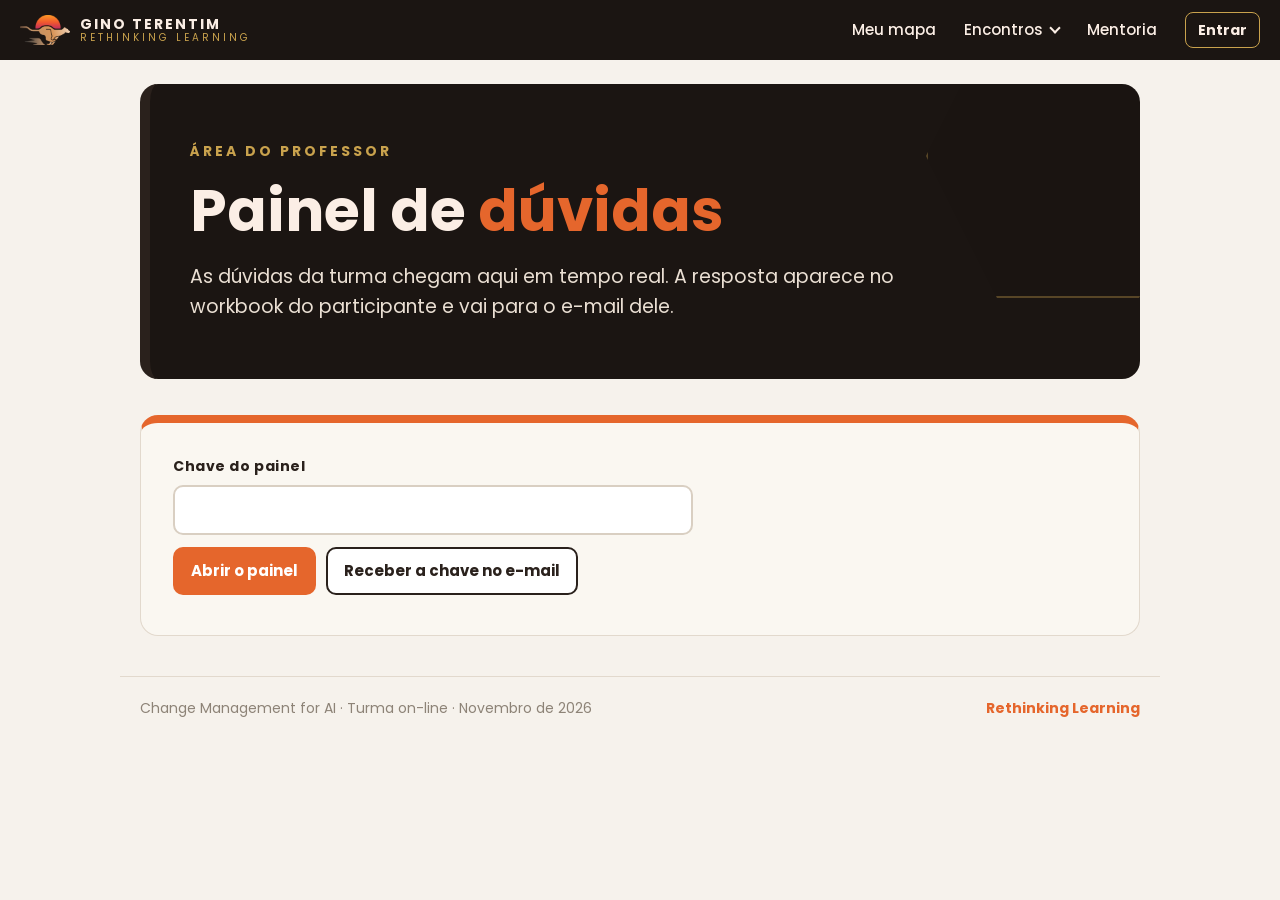
<file: docs/painel.html>
<!doctype html>
<html lang="pt-BR"><head><meta charset="utf-8"><meta name="viewport" content="width=device-width,initial-scale=1">
<title>Painel de dúvidas · CM4AI</title><meta name="robots" content="noindex">
<style>@font-face{font-family:Poppins;font-weight:400;src:url(fonts/Poppins-Regular.ttf) format('truetype');font-display:swap}@font-face{font-family:Poppins;font-weight:500;src:url(fonts/Poppins-Medium.ttf) format('truetype');font-display:swap}@font-face{font-family:Poppins;font-weight:700;src:url(fonts/Poppins-Bold.ttf) format('truetype');font-display:swap}:root{--lar:#E5662C;--tinta:#2A211C;--corpo:#5A5045;--linha:#E2D9CD;--fraco:#8D8377;--claro:#F6F2EC;--papel:#FAF7F1;--escuro:#1B1512;--ouro:#C9A24D;--tom:#E5662C}
*{box-sizing:border-box}
html{scroll-behavior:smooth}
body{margin:0;font-family:Poppins,system-ui,sans-serif;font-size:17px;line-height:1.6;color:var(--corpo);background:var(--claro)}
a{color:var(--lar)}
h1,h2,h3{color:var(--tinta);line-height:1.2;margin:0 0 .5em}
h1 em,h2 em{font-style:normal;color:var(--lar)}
main{max-width:1040px;margin:0 auto;padding:0 20px 40px}
.topo{position:sticky;top:0;z-index:20;display:flex;align-items:center;gap:16px;flex-wrap:wrap;padding:10px 20px;background:var(--escuro);color:#FBEEE5}
.marca{display:flex;align-items:center;gap:10px;text-decoration:none;color:#FBEEE5}
.marca img{height:30px;width:auto}
.marca span{display:flex;flex-direction:column;line-height:1.15}
.marca b{font-size:14px;letter-spacing:2px}
.marca i{font-style:normal;font-size:10px;letter-spacing:3px;color:var(--ouro)}
.nav{margin-left:auto;display:flex;gap:4px;flex-wrap:wrap}
.nav a{color:#FBEEE5;text-decoration:none;font-size:15px;font-weight:500;padding:8px 12px;border-radius:8px}
.nav a:hover,.nav a.ativo{background:var(--lar);color:#fff}
.selo-prof{margin-left:auto;background:var(--lar);color:#fff;font-weight:700;font-size:13px;letter-spacing:2px;padding:6px 12px;border-radius:6px}
.capa{margin:24px 0 0;padding:56px 40px;border-radius:18px;background:var(--escuro);color:#EADFD3;position:relative;overflow:hidden;border-left:10px solid var(--tom)}
.capa:after{content:"";position:absolute;right:-70px;top:-70px;width:280px;height:280px;border:2px solid var(--ouro);opacity:.35;clip-path:polygon(25% 0,75% 0,100% 50%,75% 100%,25% 100%,0 50%);background:transparent;outline:2px solid var(--ouro)}
.capa__k{font-size:14px;font-weight:700;letter-spacing:3px;color:var(--ouro);margin:0 0 14px}
.capa h1{color:#FBEEE5;font-size:clamp(34px,6vw,58px);margin:0 0 16px}
.capa__l{font-size:19px;max-width:720px;margin:0}
.bloco{margin:36px 0 0;padding:32px;background:var(--papel);border:1px solid var(--linha);border-radius:18px;border-top:8px solid var(--tom)}
.bloco--abre{border-top-color:var(--lar)}
.eyebrow{display:flex;align-items:center;gap:14px;color:var(--tom);font-weight:700;font-size:15px;letter-spacing:2.5px;margin-bottom:10px}
.eyebrow i{flex:1;height:2px;background:var(--tom);opacity:.5}
.bloco h2{font-size:clamp(26px,4vw,36px)}
.bloco h3{font-size:22px;margin-top:1.2em}
.pergunta{font-size:21px;font-weight:500;color:var(--tinta);border-left:5px solid var(--tom);padding:6px 0 6px 16px;margin:14px 0}
.pergunta--at{font-size:19px;background:#fff;border-radius:0 10px 10px 0;padding:12px 16px}
.capaz{background:#fff;border:1px solid var(--linha);border-radius:12px;padding:16px 20px;margin:16px 0}
.capaz b{color:var(--tinta)}
.capaz ol{margin:8px 0 0;padding-left:22px}
.conceito{background:#fff;border:1px solid var(--linha);border-radius:14px;padding:22px 24px;margin:20px 0}
.conceito h3{margin-top:0}
.fonte{font-size:15px;color:var(--fraco);margin:10px 0 0}
.regua{background:#B04A1C;color:#FDEFE6;border-radius:14px;padding:24px;margin:20px 0}
.regua h3{color:#fff;margin-top:0}
.regua__q{font-size:22px;font-weight:700;color:#fff}
.regua .cards3>div{background:rgba(255,255,255,.12);border:0;color:#FDEFE6}
.regua .cards3 b{color:#fff}
.regua .tabela--ler{background:#fff;color:var(--corpo)}
.cards3{display:grid;grid-template-columns:repeat(auto-fit,minmax(230px,1fr));gap:14px;margin:14px 0}
.cards3>div{background:var(--papel);border:1px solid var(--linha);border-radius:12px;padding:16px 18px}
.cards3 b{display:block;color:var(--tinta);font-size:18px;margin-bottom:4px}
.cards3 p{margin:0}
.cards3 i{display:block;margin-top:8px;color:var(--fraco)}
.cards2{display:grid;grid-template-columns:repeat(auto-fit,minmax(260px,1fr));gap:16px;margin:24px 0 8px}
.cartao{display:flex;flex-direction:column;gap:6px;padding:22px;border-radius:14px;background:var(--tom);color:#fff;text-decoration:none}
.cartao span{font-size:13px;font-weight:700;letter-spacing:2px;opacity:.85}
.cartao b{font-size:22px;line-height:1.2}
.cartao i{font-style:normal;opacity:.9}
.nota-pe{color:var(--fraco);font-size:15px}
.caminho{display:grid;grid-template-columns:repeat(5,1fr);gap:10px;margin:16px 0}
.caminho__p{display:flex;flex-direction:column;align-items:center;text-align:center;gap:4px;padding:14px 8px;border-radius:12px;background:#fff;border:2px solid var(--linha);text-decoration:none;color:var(--corpo)}
.caminho__g{font-size:11px;font-weight:700;letter-spacing:1.5px;color:var(--fraco);text-transform:uppercase;min-height:34px}
.caminho__n{width:52px;height:52px;border-radius:50%;display:grid;place-items:center;font-weight:700;font-size:22px;color:var(--tom);border:3px solid var(--tom);background:var(--claro)}
.caminho__p b{color:var(--tinta);font-size:15px;line-height:1.25}
.caminho__p small{font-size:13px}
.caminho__p em{font-style:normal;font-size:13px;font-weight:500;color:var(--tom)}
.caminho__p.feito .caminho__n,.caminho__p.aqui .caminho__n{background:var(--tom);color:#fff}
.caminho__p.aqui{border-color:var(--lar);box-shadow:0 0 0 3px rgba(229,102,44,.25)}
.indice{list-style:none;padding:0;margin:10px 0;display:grid;gap:8px}
.indice li{display:flex;flex-wrap:wrap;gap:6px 16px;align-items:baseline;background:#fff;border-left:6px solid var(--tom);border-radius:0 10px 10px 0;padding:10px 14px}
.indice a{color:var(--tinta);text-decoration:none;font-weight:500}
.indice a b{color:var(--tom)}
.indice span{color:var(--fraco);font-size:15px}
.atividade{background:#fff;border:2px solid var(--tom);border-radius:16px;padding:24px;margin:24px 0}
.atividade__cab{display:flex;gap:10px;flex-wrap:wrap;margin-bottom:10px}
.selo{display:inline-block;background:var(--tom);color:#fff;font-weight:700;font-size:13px;letter-spacing:1.5px;padding:6px 12px;border-radius:999px;text-decoration:none}
.selo--miro{background:#fff;color:var(--tom);border:2px solid var(--tom)}
.selo--mentor{background:#FBEFE4;color:#B04A1C;border:2px solid #E5662C}
.atividade h3{margin-top:4px;font-size:24px}
.passos{padding-left:0;list-style:none;counter-reset:p;margin:14px 0}
.passos li{counter-increment:p;position:relative;padding:8px 0 8px 48px;border-bottom:1px solid var(--linha)}
.passos li:before{content:counter(p);position:absolute;left:0;top:7px;width:32px;height:32px;border-radius:50%;background:var(--tom);color:#fff;font-weight:700;display:grid;place-items:center}
.passos li i{font-style:normal;font-weight:700;color:var(--tom);white-space:nowrap}
.meta{display:grid;grid-template-columns:repeat(auto-fit,minmax(200px,1fr));gap:10px;margin:14px 0}
.meta div{background:var(--papel);border-radius:10px;padding:10px 14px}
.meta span{display:block;font-size:12px;font-weight:700;letter-spacing:1.5px;text-transform:uppercase;color:var(--fraco)}
.meta b{font-weight:500;color:var(--tinta);font-size:16px}
.exemplo{background:#FBEFE4;border-radius:12px;padding:14px 18px;margin:14px 0}
.exemplo>span{font-size:12px;font-weight:700;letter-spacing:1.5px;color:var(--lar)}
.exemplo p{margin:6px 0}
.registro{border:2px dashed var(--tom);border-radius:14px;padding:18px;margin:18px 0 6px;background:var(--papel)}
.registro__t{font-size:13px;font-weight:700;letter-spacing:2px;color:var(--tom)}
.campo{margin:14px 0 0}
.campo label{display:block;color:var(--tinta);margin-bottom:4px}
.dica{margin:0 0 6px;font-size:15px;color:var(--fraco)}
textarea,input[type=text],select{width:100%;font:inherit;font-size:16px;color:var(--tinta);background:#fff;border:1.5px solid #CFC4B5;border-radius:10px;padding:10px 12px}
textarea{resize:vertical;min-height:52px}
textarea:focus,input:focus,select:focus{outline:3px solid rgba(229,102,44,.35);border-color:var(--lar)}
.espelho__v{background:#fff;border:1.5px solid var(--linha);border-radius:10px;padding:10px 12px;color:var(--tinta);white-space:pre-wrap}
.notas{display:grid;grid-template-columns:repeat(auto-fit,minmax(130px,1fr));gap:10px}
.banco{margin:4px 0 8px}
.lacunas,.associar{padding-left:22px;margin:8px 0 12px}
.lacunas li,.associar li{margin:8px 0}
.lacuna{width:74px!important;display:inline-block;text-align:center;font-weight:700}
.associar li{display:grid;grid-template-columns:1fr minmax(200px,260px);gap:12px;align-items:center}
.certo{border-color:#3F7D4E!important;background:#E9F4EA!important}
.errado{border-color:#B8432F!important;background:#FBE9E5!important}
.tabela-w{overflow-x:auto;margin:10px 0}
.tabela{width:100%;border-collapse:collapse;font-size:16px}
.tabela th{background:var(--tinta);color:#FBEEE5;text-align:left;padding:10px 12px;font-size:14px;letter-spacing:.5px}
.tabela td{border:1px solid var(--linha);padding:8px 10px;vertical-align:top;background:#fff;min-width:190px}
.tabela--ler td{padding:10px 12px}
.tabela td textarea,.tabela td select{border-color:var(--linha)}
.mapa{position:relative;margin:16px 0 0;height:480px;background:#fff;border:1.5px solid var(--linha);border-radius:12px;overflow:hidden}
.mapa:before{content:"";position:absolute;left:50%;top:0;bottom:0;border-left:2px dashed var(--linha)}
.mapa:after{content:"";position:absolute;top:50%;left:0;right:0;border-top:2px dashed var(--linha)}
.mapa__q{position:absolute;font-size:12px;font-weight:700;letter-spacing:1px;color:var(--fraco);text-transform:uppercase;padding:8px 10px;z-index:1}
.mapa__n{position:absolute;z-index:2;max-width:42%;font-size:14px;line-height:1.25;font-weight:500;color:var(--tinta);padding:6px 9px;border-radius:6px;box-shadow:0 1px 0 rgba(0,0,0,.15)}
.pontos{margin:14px 0 0;background:var(--papel);border-radius:12px;padding:12px 16px}
.pontos summary{cursor:pointer;font-weight:700;color:var(--tinta)}
.btn{display:inline-block;font:inherit;font-size:15px;font-weight:700;border-radius:10px;padding:10px 16px;cursor:pointer;text-decoration:none;border:2px solid transparent}
.btn--sec{background:#fff;color:var(--tinta);border-color:var(--tinta)}
.btn--mentor{background:var(--tinta);color:#fff}
.mentor{margin:14px 0 0}
.barra{display:flex;flex-wrap:wrap;gap:10px;align-items:center;margin:18px 0 0}
.barra__s{flex:1;min-width:220px;color:var(--fraco);font-size:15px}
.prof{margin:16px 0 0;background:#2A211C;color:#EADFD3;border-radius:12px;padding:16px 20px}
.prof>span{font-size:12px;font-weight:700;letter-spacing:2px;color:var(--ouro)}
.prof__resp{background:rgba(255,255,255,.08);border-radius:10px;padding:10px 14px;margin-top:10px}
.prof__resp b{color:#fff;display:block}
.rodape{max-width:1040px;margin:0 auto;padding:20px;display:flex;justify-content:space-between;gap:12px;flex-wrap:wrap;font-size:14px;color:var(--fraco);border-top:1px solid var(--linha)}
.rodape span:last-child{color:var(--lar);font-weight:700}
@media(max-width:760px){
 body{font-size:16px}.bloco{padding:20px}.capa{padding:36px 22px}
 .caminho{grid-template-columns:1fr 1fr}.caminho__g{min-height:0}
 .associar li{grid-template-columns:1fr}
 .tabela[data-tabela] thead{display:none}
 .tabela[data-tabela] tr{display:block;margin-bottom:14px;border:1px solid var(--linha);border-radius:10px;overflow:hidden}
 .tabela[data-tabela] td{display:block;border:0;border-bottom:1px solid var(--linha)}
 .tabela[data-tabela] td:before{content:attr(data-th);display:block;font-size:12px;font-weight:700;letter-spacing:1px;color:var(--fraco);text-transform:uppercase;margin-bottom:4px}
 .mapa{height:420px}
}
@media print{
 .topo,.barra,.mentor,.btn{display:none!important}
 body{background:#fff;font-size:12pt}.bloco,.atividade,.conceito{break-inside:avoid-page;box-shadow:none}
 .bloco{break-inside:auto}.capa{background:#fff;color:#000;border:2px solid #000}.capa h1{color:#000}.capa__k{color:#000}
 textarea,input,select{border:1px solid #999}
 details.pontos{display:block}
}

/* ===== camada 2026-11 · mapa de navegação, conta e capas com foto ===== */
.btn{background:var(--lar);color:#fff}
.btn--sec{background:#fff;color:var(--tinta);border-color:var(--tinta)}
.btn--mentor{background:var(--tinta);color:#fff}
.btn--grande{font-size:17px;padding:14px 22px;margin-top:18px;width:100%}
.btn:hover{filter:brightness(1.06)}
.disco{flex:none;display:inline-grid;place-items:center;width:54px;height:54px;border-radius:50%;background:var(--tom)}
.disco svg{display:block}
.capa--foto{background-color:var(--escuro);background-image:var(--foto,none);background-position:right center;background-size:cover;background-repeat:no-repeat;min-height:380px;display:flex;flex-direction:column;justify-content:flex-end}
.capa--foto .capa__l,.capa--foto h1,.capa--foto .capa__k{max-width:640px;position:relative;z-index:1}
.capa--foto:after{opacity:.22}
.conta{display:flex;align-items:center;gap:10px;font-size:14px;color:#FBEEE5}
.conta a{color:#FBEEE5;font-weight:700;text-decoration:none;border:1.5px solid var(--ouro);padding:6px 12px;border-radius:8px}
.conta span{font-weight:700}
.conta__sair{font:inherit;font-size:13px;background:transparent;color:var(--ouro);border:1.5px solid var(--ouro);border-radius:8px;padding:5px 10px;cursor:pointer}
.aviso-conta{margin:16px 0 0;padding:14px 18px;border-radius:12px;background:#FFF4EC;border-left:6px solid var(--lar);color:var(--tinta)}
.aviso-conta .btn{margin-left:8px;padding:6px 14px}
.barra__s--ok{color:#4B6A41;font-weight:500}
.barra__s--ok:before{content:"";display:inline-block;width:9px;height:9px;border-radius:50%;background:#5E7D52;margin-right:8px;vertical-align:1px}
/* entrada */
.entrada{margin:28px 0 0;display:grid;grid-template-columns:minmax(0,1.05fr) minmax(0,1fr);gap:28px;align-items:start}
.entrada[hidden]{display:none}
.entrada__f{padding:32px;background:var(--papel);border:1px solid var(--linha);border-top:8px solid var(--lar);border-radius:18px}
.entrada__f h2{font-size:clamp(26px,4vw,34px)}
.entrada__f label{display:block;margin:16px 0 6px;color:var(--tinta)}
.entrada__f input{font-size:18px;padding:12px 14px}
.entrada__f input[name=codigo]{letter-spacing:10px;max-width:200px}
.entrada__aviso{min-height:1.6em;margin:12px 0 0;color:var(--corpo);font-weight:500}
.entrada__aviso--erro{color:#A33B12}
.entrada__passos{list-style:none;margin:0;padding:12px 0 0;display:flex;flex-direction:column;gap:22px;position:relative}
.entrada__passos:before{content:"";position:absolute;left:26px;top:40px;bottom:40px;border-left:2.5px dashed var(--ouro)}
.entrada__passos li{display:flex;gap:18px;align-items:flex-start;position:relative}
.entrada__passos b{display:block;color:var(--tinta);font-size:19px;margin-top:6px}
.entrada__passos p{margin:2px 0 0}
/* mapa do curso */
.mapa-curso{margin:36px 0 0;padding:36px 32px 32px;border-radius:18px;border:1px solid var(--linha);position:relative;overflow:hidden;
  background:var(--papel) url("data:image/svg+xml,%3Csvg%20xmlns%3D%22http%3A//www.w3.org/2000/svg%22%20width%3D%221000%22%20height%3D%22560%22%20viewBox%3D%220%200%201000%20560%22%3E%3Cg%20fill%3D%22none%22%20stroke%3D%22%23C9A24D%22%20stroke-opacity%3D%22.28%22%20stroke-width%3D%221.1%22%3E%3Cpath%20d%3D%22M219.3%2C150.0%20L220.1%2C152.6%20L220.0%2C155.2%20L219.1%2C157.8%20L217.5%2C160.1%20L215.2%2C162.2%20L212.6%2C163.9%20L209.8%2C165.5%20L207.0%2C166.8%20L204.3%2C168.0%20L201.7%2C169.2%20L199.2%2C170.3%20L196.7%2C171.4%20L194.1%2C172.4%20L191.4%2C173.3%20L188.6%2C173.9%20L185.8%2C174.3%20L182.9%2C174.4%20L180.0%2C174.2%20L177.2%2C173.9%20L174.4%2C173.5%20L171.6%2C173.1%20L168.8%2C172.7%20L165.9%2C172.4%20L162.8%2C172.1%20L159.6%2C171.6%20L156.3%2C171.0%20L153.0%2C170.0%20L150.1%2C168.6%20L147.6%2C166.8%20L145.8%2C164.6%20L144.7%2C162.2%20L144.4%2C159.6%20L144.7%2C157.0%20L145.5%2C154.5%20L146.5%2C152.2%20L147.6%2C150.0%20L148.5%2C148.0%20L149.1%2C146.0%20L149.5%2C143.9%20L149.7%2C141.8%20L149.9%2C139.6%20L150.3%2C137.3%20L151.0%2C135.0%20L152.2%2C132.7%20L153.9%2C130.7%20L156.1%2C128.9%20L158.6%2C127.4%20L161.5%2C126.3%20L164.5%2C125.4%20L167.6%2C124.7%20L170.7%2C124.3%20L173.8%2C123.9%20L176.9%2C123.6%20L180.0%2C123.4%20L183.1%2C123.4%20L186.3%2C123.6%20L189.3%2C124.2%20L192.2%2C125.2%20L194.8%2C126.5%20L197.0%2C128.1%20L198.9%2C130.0%20L200.5%2C131.9%20L201.9%2C133.8%20L203.2%2C135.5%20L204.7%2C137.2%20L206.4%2C138.7%20L208.5%2C140.2%20L210.8%2C141.7%20L213.3%2C143.4%20L215.7%2C145.3%20L217.8%2C147.6%20L219.3%2C150.0Z%22/%3E%3Cpath%20d%3D%22M259.8%2C150.0%20L260.6%2C155.2%20L259.7%2C160.4%20L257.2%2C165.3%20L253.4%2C169.8%20L248.8%2C173.7%20L243.6%2C177.2%20L238.4%2C180.3%20L233.2%2C183.1%20L228.3%2C185.8%20L223.4%2C188.4%20L218.6%2C190.9%20L213.7%2C193.3%20L208.5%2C195.3%20L203.1%2C197.0%20L197.4%2C198.1%20L191.6%2C198.7%20L185.8%2C198.7%20L180.0%2C198.3%20L174.4%2C197.8%20L168.8%2C197.2%20L163.1%2C196.6%20L157.3%2C196.2%20L151.2%2C195.8%20L144.7%2C195.2%20L138.1%2C194.3%20L131.5%2C192.8%20L125.3%2C190.5%20L120.0%2C187.3%20L115.7%2C183.3%20L112.9%2C178.7%20L111.5%2C173.7%20L111.4%2C168.5%20L112.3%2C163.4%20L113.8%2C158.6%20L115.5%2C154.2%20L116.9%2C150.0%20L117.8%2C146.0%20L118.1%2C141.9%20L118.1%2C137.7%20L118.0%2C133.3%20L118.1%2C128.6%20L118.8%2C123.8%20L120.5%2C119.1%20L123.2%2C114.7%20L127.0%2C110.8%20L131.7%2C107.4%20L137.1%2C104.6%20L143.0%2C102.5%20L149.0%2C100.8%20L155.1%2C99.4%20L161.3%2C98.3%20L167.5%2C97.3%20L173.7%2C96.6%20L180.0%2C96.3%20L186.3%2C96.4%20L192.6%2C97.2%20L198.5%2C98.8%20L204.0%2C101.1%20L208.9%2C104.1%20L213.1%2C107.5%20L216.6%2C111.2%20L219.7%2C114.9%20L222.7%2C118.4%20L225.8%2C121.6%20L229.3%2C124.4%20L233.5%2C127.1%20L238.3%2C129.9%20L243.5%2C132.9%20L248.7%2C136.4%20L253.5%2C140.4%20L257.4%2C145.0%20L259.8%2C150.0Z%22/%3E%3Cpath%20d%3D%22M300.5%2C150.0%20L300.5%2C157.8%20L298.0%2C165.4%20L293.4%2C172.5%20L287.4%2C179.0%20L280.5%2C184.7%20L273.2%2C189.9%20L266.0%2C194.6%20L259.1%2C199.1%20L252.3%2C203.5%20L245.5%2C207.8%20L238.5%2C211.9%20L231.1%2C215.6%20L223.2%2C218.7%20L214.9%2C221.0%20L206.2%2C222.4%20L197.4%2C223.0%20L188.6%2C223.0%20L180.0%2C222.5%20L171.5%2C222.0%20L163.0%2C221.5%20L154.3%2C221.2%20L145.2%2C220.9%20L135.6%2C220.5%20L125.7%2C219.7%20L115.7%2C218.0%20L106.1%2C215.3%20L97.5%2C211.1%20L90.3%2C205.7%20L85.1%2C199.2%20L82.0%2C191.9%20L80.9%2C184.2%20L81.3%2C176.6%20L82.8%2C169.3%20L84.6%2C162.5%20L86.1%2C156.1%20L87.0%2C150.0%20L86.9%2C144.0%20L86.2%2C137.8%20L85.2%2C131.2%20L84.5%2C124.2%20L84.5%2C117.0%20L85.9%2C109.8%20L89.0%2C102.8%20L93.7%2C96.3%20L99.9%2C90.7%20L107.4%2C85.9%20L115.7%2C81.9%20L124.4%2C78.7%20L133.4%2C76.0%20L142.5%2C73.8%20L151.7%2C71.8%20L161.0%2C70.2%20L170.4%2C69.1%20L180.0%2C68.7%20L189.5%2C69.3%20L198.8%2C71.1%20L207.5%2C74.0%20L215.3%2C78.1%20L222.2%2C82.9%20L228.1%2C88.3%20L233.3%2C93.6%20L238.0%2C98.8%20L242.9%2C103.4%20L248.4%2C107.5%20L254.7%2C111.2%20L262.0%2C114.9%20L270.1%2C118.9%20L278.4%2C123.5%20L286.3%2C128.9%20L293.1%2C135.2%20L298.0%2C142.4%20L300.5%2C150.0Z%22/%3E%3Cpath%20d%3D%22M340.1%2C150.0%20L338.5%2C160.3%20L334.0%2C170.1%20L327.4%2C179.2%20L319.3%2C187.6%20L310.6%2C195.1%20L301.8%2C202.1%20L293.2%2C208.7%20L284.9%2C215.2%20L276.6%2C221.5%20L268.0%2C227.6%20L258.8%2C233.3%20L248.8%2C238.2%20L238.0%2C242.2%20L226.7%2C245.0%20L215.0%2C246.6%20L203.2%2C247.3%20L191.5%2C247.4%20L180.0%2C247.2%20L168.5%2C247.0%20L156.9%2C247.0%20L144.9%2C247.2%20L132.2%2C247.2%20L119.0%2C246.8%20L105.6%2C245.4%20L92.5%2C242.5%20L80.4%2C237.9%20L70.0%2C231.5%20L62.0%2C223.4%20L56.6%2C214.0%20L53.8%2C204.0%20L53.2%2C193.8%20L54.1%2C183.9%20L55.7%2C174.7%20L57.0%2C166.1%20L57.5%2C157.9%20L56.8%2C150.0%20L55.1%2C141.9%20L52.8%2C133.4%20L50.6%2C124.3%20L49.3%2C114.8%20L49.7%2C105.0%20L52.2%2C95.3%20L57.0%2C86.2%20L64.1%2C77.9%20L72.9%2C70.7%20L83.2%2C64.5%20L94.3%2C59.3%20L105.9%2C54.9%20L117.7%2C51.0%20L129.7%2C47.6%20L141.9%2C44.7%20L154.4%2C42.4%20L167.1%2C41.1%20L180.0%2C41.0%20L192.7%2C42.5%20L204.8%2C45.6%20L216.1%2C50.3%20L226.0%2C56.3%20L234.7%2C63.1%20L242.3%2C70.1%20L249.2%2C76.8%20L256.1%2C82.8%20L263.5%2C88.1%20L272.0%2C92.8%20L281.8%2C97.2%20L292.7%2C101.8%20L304.2%2C107.1%20L315.5%2C113.5%20L325.5%2C121.1%20L333.4%2C130.0%20L338.4%2C139.7%20L340.1%2C150.0Z%22/%3E%3Cpath%20d%3D%22M377.7%2C150.0%20L374.0%2C162.6%20L367.4%2C174.5%20L358.9%2C185.5%20L349.3%2C195.6%20L339.4%2C205.1%20L329.8%2C214.0%20L320.4%2C222.8%20L311.0%2C231.4%20L301.3%2C239.8%20L290.8%2C247.8%20L279.2%2C254.9%20L266.5%2C261.0%20L252.8%2C265.6%20L238.4%2C268.8%20L223.7%2C270.7%20L209.0%2C271.7%20L194.4%2C272.3%20L180.0%2C272.7%20L165.4%2C273.3%20L150.4%2C274.2%20L134.8%2C275.0%20L118.4%2C275.4%20L101.6%2C274.6%20L84.9%2C272.0%20L69.1%2C267.3%20L55.1%2C260.2%20L43.8%2C250.9%20L35.6%2C239.8%20L30.6%2C227.5%20L28.4%2C214.8%20L28.3%2C202.4%20L29.2%2C190.7%20L30.1%2C179.8%20L30.0%2C169.6%20L28.5%2C159.8%20L25.5%2C150.0%20L21.6%2C139.7%20L17.5%2C128.8%20L14.3%2C117.1%20L12.9%2C105.0%20L14.1%2C92.7%20L18.2%2C80.8%20L25.3%2C69.7%20L34.9%2C59.8%20L46.4%2C51.0%20L59.3%2C43.5%20L73.0%2C36.8%20L87.2%2C30.9%20L101.7%2C25.6%20L116.6%2C20.9%20L131.9%2C16.9%20L147.7%2C14.1%20L163.8%2C12.9%20L180.0%2C13.5%20L195.8%2C16.4%20L210.6%2C21.3%20L224.1%2C28.0%20L236.1%2C35.9%20L246.6%2C44.3%20L256.0%2C52.5%20L265.1%2C60.0%20L274.7%2C66.4%20L285.3%2C72.0%20L297.5%2C77.0%20L311.2%2C82.0%20L325.8%2C87.6%20L340.5%2C94.5%20L354.2%2C103.0%20L365.5%2C113.2%20L373.5%2C124.7%20L377.6%2C137.2%20L377.7%2C150.0Z%22/%3E%3Cpath%20d%3D%22M412.5%2C150.0%20L406.7%2C164.7%20L398.2%2C178.5%20L388.3%2C191.3%20L377.9%2C203.3%20L367.6%2C214.8%20L357.6%2C226.0%20L347.7%2C237.0%20L337.4%2C247.9%20L326.2%2C258.3%20L313.7%2C268.0%20L299.6%2C276.5%20L284.0%2C283.4%20L267.3%2C288.7%20L249.9%2C292.4%20L232.4%2C294.8%20L214.9%2C296.5%20L197.5%2C298.0%20L180.0%2C299.6%20L162.1%2C301.5%20L143.5%2C303.5%20L124.0%2C304.9%20L103.8%2C305.2%20L83.4%2C303.4%20L63.8%2C299.1%20L46.0%2C291.8%20L30.9%2C281.6%20L19.3%2C269.0%20L11.5%2C254.7%20L7.2%2C239.6%20L5.5%2C224.6%20L5.4%2C210.3%20L5.5%2C197.0%20L4.7%2C184.8%20L2.3%2C173.2%20L-1.9%2C161.8%20L-7.6%2C150.0%20L-13.9%2C137.4%20L-19.5%2C123.9%20L-23.2%2C109.7%20L-24.0%2C95.0%20L-21.4%2C80.4%20L-15.2%2C66.5%20L-5.8%2C53.7%20L6.4%2C42.1%20L20.4%2C31.8%20L35.7%2C22.6%20L51.7%2C14.3%20L68.2%2C6.6%20L85.4%2C-0.3%20L103.1%2C-6.4%20L121.7%2C-11.3%20L140.9%2C-14.3%20L160.5%2C-15.0%20L180.0%2C-13.1%20L198.7%2C-8.6%20L216.1%2C-1.7%20L231.7%2C7.0%20L245.6%2C16.5%20L258.0%2C26.0%20L269.8%2C34.8%20L281.6%2C42.5%20L294.6%2C48.9%20L309.1%2C54.3%20L325.5%2C59.6%20L343.2%2C65.4%20L361.4%2C72.4%20L378.7%2C81.4%20L393.8%2C92.4%20L405.3%2C105.3%20L412.4%2C119.7%20L414.7%2C134.8%20L412.5%2C150.0Z%22/%3E%3Cpath%20d%3D%22M444.4%2C150.0%20L436.6%2C166.6%20L426.8%2C182.2%20L416.2%2C196.9%20L405.7%2C210.9%20L395.6%2C224.5%20L385.7%2C238.0%20L375.4%2C251.4%20L364.2%2C264.5%20L351.3%2C276.9%20L336.4%2C288.1%20L319.6%2C297.7%20L301.1%2C305.4%20L281.5%2C311.3%20L261.4%2C315.7%20L241.2%2C319.1%20L221.0%2C322.1%20L200.7%2C325.1%20L180.0%2C328.5%20L158.5%2C331.9%20L136.0%2C334.9%20L112.5%2C336.6%20L88.5%2C336.2%20L65.0%2C332.7%20L43.0%2C325.8%20L23.8%2C315.3%20L8.3%2C301.6%20L-2.9%2C285.5%20L-10.1%2C268.1%20L-13.8%2C250.5%20L-15.4%2C233.6%20L-16.4%2C217.8%20L-18.1%2C203.4%20L-21.5%2C190.0%20L-27.1%2C177.1%20L-34.6%2C163.9%20L-43.1%2C150.0%20L-51.3%2C135.0%20L-57.8%2C118.9%20L-61.3%2C102.1%20L-60.9%2C85.1%20L-56.3%2C68.4%20L-47.7%2C52.6%20L-35.8%2C38.1%20L-21.3%2C24.9%20L-5.2%2C12.8%20L12.1%2C1.8%20L30.1%2C-8.5%20L49.0%2C-18.1%20L68.7%2C-26.8%20L89.5%2C-34.1%20L111.5%2C-39.5%20L134.2%2C-42.2%20L157.3%2C-42.0%20L180.0%2C-38.4%20L201.5%2C-31.9%20L221.2%2C-23.1%20L238.9%2C-12.9%20L254.8%2C-2.3%20L269.6%2C7.7%20L284.2%2C16.4%20L299.6%2C23.5%20L316.6%2C29.4%20L335.6%2C34.8%20L356.3%2C40.4%20L377.9%2C47.4%20L398.9%2C56.4%20L417.9%2C67.8%20L433.2%2C81.7%20L443.8%2C97.6%20L448.9%2C114.9%20L448.9%2C132.6%20L444.4%2C150.0Z%22/%3E%3Cpath%20d%3D%22M916.5%2C420.0%20L915.4%2C422.3%20L914.1%2C424.5%20L912.8%2C426.5%20L911.6%2C428.5%20L910.5%2C430.5%20L909.3%2C432.5%20L907.9%2C434.5%20L906.4%2C436.4%20L904.5%2C438.1%20L902.3%2C439.7%20L899.9%2C441.0%20L897.2%2C442.1%20L894.4%2C442.9%20L891.6%2C443.6%20L888.8%2C444.3%20L885.9%2C444.9%20L883.0%2C445.6%20L880.0%2C446.3%20L876.8%2C446.9%20L873.5%2C447.4%20L870.0%2C447.6%20L866.6%2C447.3%20L863.3%2C446.5%20L860.4%2C445.2%20L857.9%2C443.3%20L856.1%2C441.1%20L854.8%2C438.7%20L854.0%2C436.2%20L853.5%2C433.7%20L853.2%2C431.5%20L852.8%2C429.4%20L852.2%2C427.5%20L851.2%2C425.7%20L850.0%2C423.9%20L848.7%2C422.0%20L847.3%2C420.0%20L846.1%2C417.8%20L845.3%2C415.5%20L845.1%2C413.1%20L845.4%2C410.7%20L846.3%2C408.4%20L847.7%2C406.2%20L849.4%2C404.2%20L851.5%2C402.3%20L853.7%2C400.5%20L856.1%2C398.9%20L858.5%2C397.3%20L861.2%2C395.8%20L864.0%2C394.5%20L867.0%2C393.5%20L870.2%2C392.9%20L873.5%2C392.6%20L876.8%2C392.9%20L880.0%2C393.6%20L883.0%2C394.6%20L885.7%2C395.9%20L888.2%2C397.3%20L890.5%2C398.6%20L892.7%2C399.8%20L895.0%2C400.7%20L897.5%2C401.5%20L900.3%2C402.1%20L903.3%2C402.8%20L906.4%2C403.6%20L909.5%2C404.7%20L912.3%2C406.2%20L914.7%2C408.0%20L916.5%2C410.2%20L917.5%2C412.6%20L917.7%2C415.1%20L917.4%2C417.6%20L916.5%2C420.0Z%22/%3E%3Cpath%20d%3D%22M950.8%2C420.0%20L948.7%2C424.5%20L946.5%2C428.7%20L944.5%2C432.8%20L942.6%2C436.9%20L940.6%2C440.9%20L938.5%2C445.0%20L935.9%2C449.0%20L932.7%2C452.7%20L928.8%2C456.2%20L924.4%2C459.2%20L919.4%2C461.7%20L914.2%2C463.8%20L908.7%2C465.7%20L903.3%2C467.3%20L897.7%2C469.0%20L892.1%2C470.7%20L886.2%2C472.5%20L880.0%2C474.2%20L873.4%2C475.6%20L866.6%2C476.4%20L859.6%2C476.4%20L852.8%2C475.4%20L846.5%2C473.2%20L841.0%2C470.0%20L836.7%2C465.8%20L833.4%2C461.1%20L831.2%2C456.1%20L829.8%2C451.2%20L828.8%2C446.6%20L827.7%2C442.4%20L826.3%2C438.5%20L824.4%2C435.0%20L821.8%2C431.5%20L818.9%2C428.0%20L815.8%2C424.2%20L813.0%2C420.0%20L810.9%2C415.5%20L809.7%2C410.8%20L809.7%2C406.0%20L810.8%2C401.3%20L812.9%2C396.8%20L815.9%2C392.6%20L819.4%2C388.6%20L823.4%2C384.8%20L827.6%2C381.2%20L832.1%2C377.7%20L836.9%2C374.4%20L842.1%2C371.4%20L847.8%2C368.9%20L854.0%2C367.0%20L860.4%2C365.9%20L867.1%2C365.8%20L873.7%2C366.7%20L880.0%2C368.3%20L885.8%2C370.5%20L891.2%2C372.9%20L896.1%2C375.4%20L900.9%2C377.5%20L905.6%2C379.3%20L910.7%2C380.6%20L916.2%2C381.7%20L922.2%2C382.7%20L928.5%2C384.0%20L934.9%2C385.9%20L940.9%2C388.4%20L946.1%2C391.7%20L950.1%2C395.8%20L952.8%2C400.4%20L953.9%2C405.3%20L953.8%2C410.4%20L952.6%2C415.3%20L950.8%2C420.0Z%22/%3E%3Cpath%20d%3D%22M983.2%2C420.0%20L980.5%2C426.5%20L977.9%2C432.8%20L975.5%2C439.0%20L973.2%2C445.1%20L970.7%2C451.3%20L967.6%2C457.5%20L963.7%2C463.4%20L958.7%2C468.9%20L952.8%2C473.9%20L946.0%2C478.2%20L938.6%2C482.0%20L930.9%2C485.3%20L923.0%2C488.4%20L915.1%2C491.4%20L907.0%2C494.5%20L898.5%2C497.8%20L889.6%2C500.9%20L880.0%2C503.8%20L869.9%2C505.9%20L859.4%2C506.7%20L848.9%2C506.1%20L838.9%2C503.6%20L830.0%2C499.5%20L822.5%2C493.8%20L816.6%2C487.1%20L812.3%2C479.7%20L809.3%2C472.4%20L807.1%2C465.3%20L805.1%2C458.9%20L802.7%2C453.1%20L799.5%2C447.8%20L795.5%2C442.8%20L790.9%2C437.7%20L785.9%2C432.3%20L781.2%2C426.4%20L777.3%2C420.0%20L774.7%2C413.2%20L773.7%2C406.1%20L774.4%2C399.0%20L776.7%2C392.2%20L780.3%2C385.6%20L784.8%2C379.3%20L789.9%2C373.3%20L795.5%2C367.5%20L801.5%2C361.9%20L808.0%2C356.5%20L815.1%2C351.4%20L823.0%2C346.9%20L831.7%2C343.3%20L841.1%2C340.9%20L851.0%2C339.8%20L861.0%2C340.1%20L870.8%2C341.7%20L880.0%2C344.3%20L888.6%2C347.5%20L896.5%2C350.7%20L904.0%2C353.7%20L911.4%2C356.0%20L919.2%2C357.8%20L927.5%2C359.0%20L936.6%2C360.2%20L946.1%2C361.6%20L955.9%2C363.8%20L965.3%2C367.0%20L973.7%2C371.4%20L980.6%2C377.0%20L985.4%2C383.6%20L988.1%2C390.9%20L988.8%2C398.4%20L987.9%2C405.9%20L985.8%2C413.1%20L983.2%2C420.0Z%22/%3E%3Cpath%20d%3D%22M1014.3%2C420.0%20L1011.4%2C428.5%20L1008.9%2C436.8%20L1006.6%2C445.1%20L1004.0%2C453.4%20L1000.8%2C461.7%20L996.6%2C469.9%20L991.1%2C477.6%20L984.2%2C484.7%20L976.0%2C491.1%20L967.0%2C496.8%20L957.4%2C501.9%20L947.5%2C506.6%20L937.5%2C511.3%20L927.3%2C516.2%20L916.6%2C521.2%20L905.3%2C526.3%20L893.1%2C531.0%20L880.0%2C534.9%20L866.1%2C537.3%20L852.0%2C537.6%20L838.2%2C535.6%20L825.4%2C531.2%20L814.2%2C524.5%20L805.0%2C516.2%20L798.0%2C506.8%20L792.7%2C497.1%20L788.7%2C487.6%20L785.2%2C478.9%20L781.5%2C471.1%20L777.0%2C464.1%20L771.4%2C457.5%20L764.9%2C451.0%20L757.8%2C444.2%20L750.9%2C436.9%20L744.9%2C428.8%20L740.5%2C420.0%20L738.0%2C410.8%20L737.8%2C401.4%20L739.7%2C392.2%20L743.4%2C383.2%20L748.4%2C374.5%20L754.2%2C366.2%20L760.7%2C358.1%20L767.7%2C350.2%20L775.4%2C342.5%20L783.9%2C335.1%20L793.4%2C328.4%20L804.1%2C322.6%20L816.0%2C318.3%20L828.7%2C315.7%20L842.0%2C314.9%20L855.2%2C315.9%20L868.0%2C318.4%20L880.0%2C321.7%20L891.2%2C325.4%20L901.7%2C328.7%20L912.0%2C331.5%20L922.6%2C333.3%20L933.8%2C334.5%20L945.9%2C335.5%20L958.8%2C336.6%20L972.1%2C338.7%20L985.2%2C342.1%20L997.1%2C347.2%20L1007.3%2C354.0%20L1014.9%2C362.3%20L1019.8%2C371.7%20L1021.9%2C381.7%20L1021.8%2C391.9%20L1020.0%2C401.7%20L1017.3%2C411.1%20L1014.3%2C420.0Z%22/%3E%3Cpath%20d%3D%22M1044.8%2C420.0%20L1042.3%2C430.5%20L1040.2%2C440.9%20L1037.9%2C451.3%20L1035.0%2C461.8%20L1030.9%2C472.1%20L1025.2%2C482.1%20L1017.8%2C491.5%20L1008.8%2C500.1%20L998.6%2C507.8%20L987.5%2C514.9%20L976.0%2C521.6%20L964.3%2C528.2%20L952.4%2C535.0%20L940.0%2C542.1%20L926.8%2C549.4%20L912.5%2C556.4%20L896.8%2C562.5%20L880.0%2C567.0%20L862.4%2C569.1%20L844.7%2C568.3%20L827.8%2C564.3%20L812.5%2C557.3%20L799.5%2C547.9%20L788.9%2C536.8%20L780.7%2C525.0%20L774.2%2C513.4%20L768.7%2C502.4%20L763.2%2C492.6%20L757.0%2C483.8%20L749.7%2C475.7%20L741.2%2C468.0%20L731.9%2C459.9%20L722.6%2C451.2%20L714.1%2C441.7%20L707.4%2C431.2%20L703.1%2C420.0%20L701.5%2C408.4%20L702.5%2C396.8%20L705.8%2C385.4%20L710.8%2C374.4%20L717.0%2C363.7%20L723.9%2C353.3%20L731.5%2C343.0%20L739.8%2C332.9%20L749.1%2C323.1%20L759.7%2C313.8%20L771.9%2C305.6%20L785.7%2C299.0%20L800.9%2C294.4%20L817.1%2C292.0%20L833.6%2C291.8%20L849.9%2C293.5%20L865.4%2C296.5%20L880.0%2C300.1%20L893.8%2C303.6%20L907.1%2C306.3%20L920.5%2C308.0%20L934.6%2C308.8%20L949.8%2C309.2%20L966.0%2C309.7%20L982.9%2C311.2%20L999.8%2C314.3%20L1015.6%2C319.5%20L1029.5%2C327.1%20L1040.6%2C336.7%20L1048.3%2C348.0%20L1052.6%2C360.4%20L1053.9%2C373.1%20L1052.9%2C385.7%20L1050.6%2C397.7%20L1047.6%2C409.1%20L1044.8%2C420.0Z%22/%3E%3Cpath%20d%3D%22M1075.6%2C420.0%20L1073.8%2C432.6%20L1072.0%2C445.1%20L1069.7%2C457.7%20L1066.1%2C470.2%20L1060.7%2C482.4%20L1053.2%2C494.1%20L1043.8%2C504.9%20L1032.7%2C514.9%20L1020.6%2C524.1%20L1007.8%2C532.8%20L994.8%2C541.4%20L981.6%2C550.3%20L967.9%2C559.7%20L953.4%2C569.4%20L937.5%2C579.0%20L920.0%2C587.8%20L900.7%2C595.0%20L880.0%2C599.4%20L858.7%2C600.5%20L837.7%2C597.7%20L818.1%2C591.2%20L800.7%2C581.4%20L786.1%2C569.2%20L774.2%2C555.8%20L764.6%2C542.1%20L756.4%2C529.1%20L748.6%2C517.3%20L740.3%2C506.8%20L730.9%2C497.3%20L720.1%2C488.4%20L708.4%2C479.3%20L696.4%2C469.5%20L685.2%2C458.7%20L675.9%2C446.7%20L669.3%2C433.7%20L665.7%2C420.0%20L665.4%2C406.1%20L667.8%2C392.3%20L672.5%2C378.8%20L678.6%2C365.7%20L685.7%2C352.9%20L693.5%2C340.2%20L702.1%2C327.7%20L711.7%2C315.4%20L722.9%2C303.6%20L735.9%2C292.8%20L751.1%2C283.6%20L768.2%2C276.6%20L786.9%2C272.1%20L806.4%2C270.2%20L826.0%2C270.7%20L845.0%2C272.8%20L863.0%2C275.9%20L880.0%2C279.0%20L896.4%2C281.4%20L912.7%2C282.6%20L929.7%2C282.7%20L947.8%2C282.0%20L967.2%2C281.4%20L987.7%2C281.8%20L1008.5%2C284.1%20L1028.5%2C288.9%20L1046.6%2C296.6%20L1061.7%2C307.1%20L1072.9%2C319.9%20L1080.1%2C334.4%20L1083.6%2C349.7%20L1084.1%2C365.0%20L1082.7%2C379.8%20L1080.3%2C393.8%20L1077.7%2C407.2%20L1075.6%2C420.0Z%22/%3E%3Cpath%20d%3D%22M1107.2%2C420.0%20L1106.2%2C434.7%20L1104.7%2C449.3%20L1101.8%2C464.0%20L1097.0%2C478.5%20L1089.8%2C492.5%20L1080.3%2C505.7%20L1068.8%2C517.9%20L1055.9%2C529.3%20L1042.3%2C540.2%20L1028.3%2C550.9%20L1014.2%2C561.9%20L999.7%2C573.6%20L984.4%2C585.8%20L967.5%2C598.2%20L948.7%2C610.0%20L927.6%2C620.1%20L904.5%2C627.5%20L880.0%2C631.1%20L855.2%2C630.3%20L831.2%2C625.0%20L809.2%2C615.6%20L790.1%2C603.0%20L773.9%2C588.5%20L760.5%2C573.3%20L749.1%2C558.5%20L738.5%2C545.0%20L727.6%2C532.9%20L715.7%2C522.1%20L702.4%2C512.1%20L687.9%2C502.2%20L673.0%2C491.5%20L658.7%2C479.7%20L646.4%2C466.4%20L636.9%2C451.8%20L631.0%2C436.1%20L628.8%2C420.0%20L629.9%2C403.8%20L633.7%2C387.8%20L639.5%2C372.3%20L646.4%2C357.0%20L654.1%2C342.0%20L662.6%2C327.0%20L672.2%2C312.2%20L683.5%2C297.8%20L696.9%2C284.4%20L712.9%2C272.5%20L731.4%2C262.8%20L752.1%2C255.8%20L774.1%2C251.8%20L796.7%2C250.6%20L819.0%2C251.4%20L840.4%2C253.5%20L860.6%2C255.9%20L880.0%2C257.5%20L899.1%2C257.9%20L918.8%2C256.9%20L939.7%2C254.9%20L962.2%2C252.8%20L986.1%2C251.5%20L1010.8%2C252.2%20L1035.1%2C255.9%20L1057.7%2C263.2%20L1077.2%2C273.9%20L1092.7%2C287.8%20L1103.6%2C304.0%20L1110.1%2C321.6%20L1112.9%2C339.6%20L1113.0%2C357.2%20L1111.7%2C374.0%20L1109.9%2C390.0%20L1108.4%2C405.2%20L1107.2%2C420.0Z%22/%3E%3Cpath%20d%3D%22M1140.2%2C420.0%20L1139.8%2C436.8%20L1138.0%2C453.7%20L1134.1%2C470.4%20L1127.6%2C486.7%20L1118.3%2C502.3%20L1106.6%2C516.9%20L1093.3%2C530.6%20L1078.9%2C543.6%20L1064.3%2C556.5%20L1049.5%2C569.6%20L1034.6%2C583.5%20L1018.9%2C598.2%20L1001.7%2C613.4%20L982.3%2C628.3%20L960.2%2C641.7%20L935.3%2C652.4%20L908.2%2C659.2%20L880.0%2C661.0%20L851.9%2C657.7%20L825.4%2C649.5%20L801.4%2C637.3%20L780.6%2C622.3%20L762.9%2C606.1%20L747.6%2C589.9%20L733.5%2C574.9%20L719.7%2C561.5%20L704.9%2C549.7%20L688.7%2C538.9%20L671.2%2C528.3%20L653.0%2C517.1%20L635.3%2C504.5%20L619.4%2C490.2%20L606.6%2C474.3%20L597.8%2C456.9%20L593.1%2C438.6%20L592.4%2C420.0%20L594.9%2C401.5%20L599.8%2C383.4%20L606.2%2C365.7%20L613.6%2C348.2%20L621.8%2C330.8%20L631.1%2C313.5%20L642.0%2C296.6%20L655.4%2C280.4%20L671.7%2C265.7%20L691.1%2C253.2%20L713.2%2C243.6%20L737.5%2C237.1%20L762.8%2C233.8%20L788.1%2C232.9%20L812.6%2C233.7%20L835.9%2C234.9%20L858.2%2C235.6%20L880.0%2C234.9%20L902.1%2C232.5%20L925.5%2C228.8%20L950.7%2C224.6%20L977.7%2C221.2%20L1006.0%2C219.8%20L1034.6%2C221.7%20L1061.8%2C227.6%20L1086.3%2C237.9%20L1106.6%2C252.2%20L1121.9%2C269.6%20L1132.3%2C289.1%20L1138.2%2C309.6%20L1140.7%2C329.9%20L1141.2%2C349.6%20L1140.7%2C368.3%20L1140.3%2C386.0%20L1140.2%2C403.1%20L1140.2%2C420.0Z%22/%3E%3Cpath%20d%3D%22M593.1%2C40.0%20L592.5%2C42.1%20L592.1%2C44.2%20L591.6%2C46.3%20L591.0%2C48.4%20L590.2%2C50.4%20L589.1%2C52.4%20L587.6%2C54.3%20L585.8%2C56.1%20L583.8%2C57.6%20L581.5%2C59.0%20L579.2%2C60.3%20L576.9%2C61.6%20L574.5%2C63.0%20L572.0%2C64.3%20L569.3%2C65.8%20L566.5%2C67.1%20L563.4%2C68.4%20L560.0%2C69.3%20L556.5%2C69.7%20L552.9%2C69.6%20L549.6%2C68.9%20L546.5%2C67.5%20L543.8%2C65.7%20L541.7%2C63.5%20L540.0%2C61.1%20L538.7%2C58.8%20L537.7%2C56.6%20L536.6%2C54.5%20L535.4%2C52.7%20L534.0%2C51.1%20L532.4%2C49.5%20L530.5%2C47.9%20L528.7%2C46.2%20L527.0%2C44.3%20L525.6%2C42.2%20L524.7%2C40.0%20L524.3%2C37.7%20L524.5%2C35.4%20L525.1%2C33.1%20L526.1%2C30.9%20L527.3%2C28.7%20L528.7%2C26.6%20L530.3%2C24.6%20L532.0%2C22.6%20L533.8%2C20.6%20L535.9%2C18.8%20L538.4%2C17.1%20L541.1%2C15.8%20L544.1%2C14.8%20L547.4%2C14.3%20L550.7%2C14.2%20L553.9%2C14.6%20L557.1%2C15.2%20L560.0%2C15.9%20L562.8%2C16.7%20L565.4%2C17.3%20L568.1%2C17.7%20L570.9%2C17.9%20L573.9%2C18.0%20L577.1%2C18.1%20L580.4%2C18.4%20L583.8%2C19.0%20L587.0%2C20.0%20L589.8%2C21.5%20L592.1%2C23.4%20L593.7%2C25.6%20L594.6%2C28.0%20L594.9%2C30.6%20L594.8%2C33.1%20L594.3%2C35.5%20L593.7%2C37.8%20L593.1%2C40.0Z%22/%3E%3Cpath%20d%3D%22M625.3%2C40.0%20L624.6%2C44.2%20L624.0%2C48.4%20L623.2%2C52.5%20L622.0%2C56.7%20L620.3%2C60.8%20L617.8%2C64.7%20L614.7%2C68.4%20L611.0%2C71.7%20L607.0%2C74.8%20L602.7%2C77.7%20L598.3%2C80.5%20L593.8%2C83.4%20L589.2%2C86.4%20L584.4%2C89.6%20L579.1%2C92.8%20L573.3%2C95.7%20L566.9%2C98.1%20L560.0%2C99.6%20L552.9%2C100.1%20L545.9%2C99.3%20L539.3%2C97.2%20L533.4%2C94.0%20L528.5%2C90.0%20L524.5%2C85.5%20L521.3%2C80.9%20L518.6%2C76.5%20L516.1%2C72.5%20L513.5%2C68.9%20L510.4%2C65.7%20L507.0%2C62.7%20L503.1%2C59.6%20L499.2%2C56.4%20L495.4%2C52.8%20L492.3%2C48.8%20L490.0%2C44.5%20L488.7%2C40.0%20L488.5%2C35.4%20L489.2%2C30.8%20L490.7%2C26.2%20L492.8%2C21.9%20L495.2%2C17.6%20L497.8%2C13.4%20L500.7%2C9.2%20L503.9%2C5.1%20L507.6%2C1.2%20L511.9%2C-2.4%20L517.0%2C-5.5%20L522.6%2C-7.9%20L528.8%2C-9.5%20L535.3%2C-10.2%20L541.9%2C-10.1%20L548.3%2C-9.3%20L554.3%2C-8.3%20L560.0%2C-7.2%20L565.5%2C-6.3%20L570.9%2C-5.7%20L576.5%2C-5.6%20L582.4%2C-5.7%20L588.8%2C-5.8%20L595.6%2C-5.7%20L602.5%2C-5.0%20L609.2%2C-3.5%20L615.3%2C-1.0%20L620.5%2C2.4%20L624.3%2C6.6%20L626.9%2C11.4%20L628.1%2C16.5%20L628.3%2C21.6%20L627.9%2C26.5%20L627.0%2C31.2%20L626.1%2C35.7%20L625.3%2C40.0Z%22/%3E%3Cpath%20d%3D%22M657.4%2C40.0%20L656.9%2C46.3%20L656.2%2C52.6%20L655.0%2C58.9%20L653.0%2C65.1%20L650.0%2C71.1%20L646.0%2C76.8%20L641.1%2C82.1%20L635.6%2C87.0%20L629.7%2C91.6%20L623.6%2C96.1%20L617.5%2C100.8%20L611.2%2C105.7%20L604.6%2C110.8%20L597.4%2C116.0%20L589.3%2C121.1%20L580.3%2C125.4%20L570.5%2C128.7%20L560.0%2C130.4%20L549.3%2C130.2%20L539.0%2C128.1%20L529.5%2C124.2%20L521.2%2C118.9%20L514.2%2C112.7%20L508.5%2C106.1%20L503.6%2C99.7%20L499.2%2C93.7%20L494.7%2C88.4%20L489.8%2C83.7%20L484.2%2C79.3%20L478.2%2C75.0%20L471.8%2C70.4%20L465.7%2C65.4%20L460.4%2C59.8%20L456.2%2C53.6%20L453.5%2C46.9%20L452.4%2C40.0%20L452.8%2C33.1%20L454.4%2C26.2%20L456.8%2C19.5%20L459.8%2C13.0%20L463.1%2C6.5%20L466.8%2C0.2%20L471.0%2C-6.2%20L475.8%2C-12.3%20L481.5%2C-18.1%20L488.3%2C-23.3%20L496.1%2C-27.6%20L504.9%2C-30.6%20L514.4%2C-32.5%20L524.1%2C-33.1%20L533.7%2C-32.7%20L542.9%2C-31.8%20L551.7%2C-30.6%20L560.0%2C-29.8%20L568.2%2C-29.4%20L576.6%2C-29.6%20L585.4%2C-30.3%20L595.0%2C-31.1%20L605.1%2C-31.7%20L615.6%2C-31.4%20L626.1%2C-29.9%20L635.8%2C-26.9%20L644.3%2C-22.5%20L651.1%2C-16.7%20L656.0%2C-9.8%20L658.9%2C-2.3%20L660.2%2C5.4%20L660.3%2C13.0%20L659.6%2C20.2%20L658.8%2C27.1%20L658.0%2C33.6%20L657.4%2C40.0Z%22/%3E%3Cpath%20d%3D%22M690.0%2C40.0%20L689.8%2C48.4%20L688.9%2C56.8%20L687.0%2C65.2%20L683.8%2C73.4%20L679.3%2C81.2%20L673.5%2C88.6%20L666.9%2C95.4%20L659.6%2C101.9%20L652.2%2C108.3%20L644.7%2C114.8%20L637.1%2C121.6%20L629.2%2C128.8%20L620.6%2C136.3%20L611.0%2C143.7%20L600.0%2C150.4%20L587.6%2C155.9%20L574.1%2C159.5%20L560.0%2C160.6%20L545.9%2C159.2%20L532.6%2C155.3%20L520.5%2C149.3%20L510.0%2C141.8%20L501.1%2C133.6%20L493.4%2C125.4%20L486.5%2C117.7%20L479.8%2C110.8%20L472.6%2C104.7%20L464.8%2C99.2%20L456.2%2C93.8%20L447.2%2C88.2%20L438.4%2C82.0%20L430.4%2C74.9%20L423.9%2C67.0%20L419.2%2C58.4%20L416.7%2C49.3%20L416.2%2C40.0%20L417.4%2C30.8%20L419.8%2C21.7%20L423.0%2C12.8%20L426.8%2C4.1%20L430.9%2C-4.6%20L435.6%2C-13.2%20L441.1%2C-21.7%20L447.7%2C-29.8%20L455.7%2C-37.2%20L465.3%2C-43.6%20L476.3%2C-48.6%20L488.3%2C-51.9%20L501.0%2C-53.7%20L513.7%2C-54.2%20L526.1%2C-53.7%20L537.9%2C-53.0%20L549.1%2C-52.4%20L560.0%2C-52.5%20L571.0%2C-53.5%20L582.6%2C-55.1%20L595.1%2C-57.0%20L608.5%2C-58.7%20L622.6%2C-59.4%20L636.8%2C-58.6%20L650.5%2C-55.8%20L662.9%2C-50.8%20L673.2%2C-43.9%20L681.1%2C-35.3%20L686.5%2C-25.6%20L689.6%2C-15.4%20L690.9%2C-5.2%20L691.0%2C4.7%20L690.7%2C14.1%20L690.3%2C23.0%20L690.1%2C31.6%20L690.0%2C40.0Z%22/%3E%3C/g%3E%3C/svg%3E") center/cover no-repeat}
.mapa-curso__cab{display:flex;gap:20px;align-items:flex-start;justify-content:space-between}
.mapa-curso__cab h2{font-size:clamp(28px,4.4vw,40px)}
.mapa-curso__cab p{max-width:640px}
.rosa{flex:none;opacity:.55;transform:rotate(-12deg);margin:-10px -6px 0 0}
.cards3--claro>div{background:rgba(255,255,255,.82)}
.cartao--mentor{flex-direction:row;align-items:center;gap:18px;margin-top:18px}
.cartao--mentor>span:last-child{display:flex;flex-direction:column;gap:4px}
.cartao__k{font-size:13px;font-weight:700;letter-spacing:2px;color:var(--ouro)}
/* rota: cinco paradas ligadas */
.rota{position:relative;display:grid;grid-template-columns:repeat(5,1fr);gap:8px;margin:22px 0 10px}
.rota__linha{position:absolute;left:0;top:0;width:100%;height:160px;overflow:visible;pointer-events:none}
.rota__linha path{fill:none;stroke:var(--lar);stroke-width:3;stroke-dasharray:2 9;stroke-linecap:round;vector-effect:non-scaling-stroke}
.parada{position:relative;z-index:1;display:flex;flex-direction:column;align-items:center;text-align:center;gap:3px;text-decoration:none;color:var(--corpo)}
.parada:nth-of-type(even){margin-top:62px}
.parada__foto{position:relative;width:96px;height:96px;border-radius:50%;background:var(--tom) center/cover no-repeat;border:5px solid var(--tom);box-shadow:0 0 0 5px var(--papel);margin-bottom:8px;transition:transform .2s}
a.parada:hover .parada__foto{transform:scale(1.06)}
.parada__n{position:absolute;left:-8px;bottom:-4px;width:34px;height:34px;border-radius:50%;display:grid;place-items:center;background:var(--escuro);color:#fff;font-weight:700;font-size:16px;border:3px solid #fff}
.parada__ic{position:absolute;right:-10px;top:-8px;width:40px;height:40px;border-radius:50%;display:grid;place-items:center;background:var(--tom);border:3px solid #fff}
.parada__k{font-size:12px;font-weight:700;letter-spacing:1.6px;color:var(--tom)}
.parada b{color:var(--tinta);font-size:16px;line-height:1.25}
.parada em{font-style:normal;font-size:13.5px;line-height:1.35}
.parada__c{margin-top:6px;font-size:13px;font-weight:700;color:var(--tom);min-height:1.4em}
.parada.aqui .parada__foto{box-shadow:0 0 0 5px var(--papel),0 0 0 9px var(--lar);animation:pulso 2.4s ease-in-out infinite}
@keyframes pulso{50%{box-shadow:0 0 0 5px var(--papel),0 0 0 14px rgba(229,102,44,.35)}}
.parada.feito .parada__n,.parada--feita .parada__n{background:var(--tom)}
.parada--feita .parada__c:before{content:"✓ "}
.parada--breve .parada__foto{filter:grayscale(.7) brightness(1.12) contrast(.85)}
.parada--breve .parada__c{color:var(--fraco)}
.rota__fases{grid-column:1/-1;display:grid;grid-template-columns:repeat(5,1fr);gap:8px;margin-top:14px}
.rota__fases span{border-top:2px solid var(--ouro);padding-top:8px;text-align:center;font-size:12px;font-weight:700;letter-spacing:1.8px;text-transform:uppercase;color:#8A6C2C;position:relative}
.rota__fases span:before,.rota__fases span:after{content:"";position:absolute;top:-7px;width:2px;height:12px;background:var(--ouro)}
.rota__fases span:before{left:0}.rota__fases span:after{right:0}
.rota--grande .rota__linha{height:200px}
.rota--grande .parada__foto{width:124px;height:124px}
.rota--grande .parada:nth-of-type(even){margin-top:76px}
.rota--grande .parada b{font-size:17px}
/* sexta parada: a atividade opcional depois do curso */
.rota--seis,.rota--seis .rota__fases{grid-template-columns:repeat(6,1fr)}
.rota__linha path.rota__extra{stroke:#C9A24D;stroke-dasharray:1 12;stroke-width:3.5}
.parada--extra .parada__foto{background:#FBF6EA;border:4px dashed #C9A24D;display:grid;place-items:center}
.parada--extra .parada__extra{display:grid;place-items:center}
.parada--extra .parada__n{background:#C9A24D;font-size:20px}
.parada--extra .parada__k,.parada--extra .parada__c{color:#8A6C2C}
.parada--extra b{color:#6E5420}
.rota__fases span:last-child{border-top-style:dashed;color:#A88A45}
/* títulos de bloco com ícone */
.bloco__t{display:flex;align-items:center;gap:16px;margin-bottom:.5em}
.bloco__t h2{margin:0}
.bloco__t .disco{width:58px;height:58px}
/* complete a frase */
.completar{margin:22px 0 0;padding:26px 28px;border-radius:16px;background:var(--escuro);color:#EADFD3;border-left:8px solid var(--tom)}
.completar__k{font-size:13px;font-weight:700;letter-spacing:3px;color:var(--ouro)}
.completar__f{font-size:clamp(24px,3.6vw,32px);font-weight:700;color:#FBEEE5;line-height:1.3;margin:8px 0 4px}
.completar__l{display:inline-block;width:5.5em;border-bottom:4px solid var(--lar);vertical-align:-4px}
.completar label{color:#FBEEE5}
.completar input{background:#fff}
details.resposta{margin:16px 0 0;border-top:1px solid rgba(255,255,255,.18);padding-top:12px}
details.resposta summary{color:var(--ouro)}
details.resposta p{margin:10px 0 0}
details.resposta b{color:#FFB48A}
@media(max-width:760px){
  .entrada{grid-template-columns:1fr}
  .capa--foto{min-height:300px;background-position:70% center}
  .rota{grid-template-columns:1fr;gap:16px;padding-left:4px}
  .rota__linha{display:none}
  .rota:before{content:"";position:absolute;left:46px;top:30px;bottom:60px;border-left:3px dotted var(--lar)}
  .parada,.rota--grande .parada{display:grid;grid-template-columns:100px 1fr;column-gap:12px;align-items:start;text-align:left;margin-top:0!important}
  .parada__foto,.rota--grande .parada__foto{width:84px;height:84px;margin:0;grid-row:1/span 4}
  .parada>*:not(.parada__foto){grid-column:2;margin:0}
  .parada__k{margin-top:4px!important}
  .rota__fases{display:none}
  .mapa-curso{padding:26px 18px}
  .rosa{display:none}
}
@media print{.rota__linha,.rosa,.entrada,.conta,.aviso-conta{display:none!important}.parada.aqui .parada__foto{animation:none}}

input[type=email],input[type=password]{width:100%;font:inherit;font-size:18px;color:var(--tinta);background:#fff;border:1.5px solid #CFC4B5;border-radius:10px;padding:12px 14px}
.entrada__f input[name=codigo]{letter-spacing:10px;max-width:200px}
.cartao--mentor span{letter-spacing:normal;opacity:1;font-size:inherit;font-weight:inherit}
.cartao--mentor .cartao__k{font-size:13px;font-weight:700;letter-spacing:2px;color:var(--ouro)}
.cartao--mentor b{font-size:22px}
.cartao--mentor i{opacity:.85}
/* ---------- dúvidas para o mentor e painel ---------- */
.duvidas{margin-top:14px}
.duvidas__form{margin-top:10px;background:#FBF7F1;border:2px solid #E2D9CD;border-radius:14px;padding:16px}
.duvidas__l{display:block;font-weight:700;font-size:14px;letter-spacing:.04em;color:var(--tinta)}
.duvidas__l textarea,.duvidas__l input{display:block;width:100%;margin-top:8px;font:inherit;font-size:16px;font-weight:400;border:2px solid #D9CFC2;border-radius:10px;padding:10px 12px;background:#fff;box-sizing:border-box}
.duvidas__acoes{display:flex;gap:10px;flex-wrap:wrap;margin-top:12px;align-items:center}
.duvidas__msg{font-size:15px;color:#5A5045;margin:8px 0 0}
.duvida{margin-top:12px;border-radius:14px;overflow:hidden;border:2px solid #EFE7DC;background:#fff}
.duvida__p,.duvida__r,.duvida__e{padding:12px 16px;font-size:15px;line-height:1.5}
.duvida__p span,.duvida__r span{display:block;font-size:11px;font-weight:700;letter-spacing:.14em;color:#8D8377;margin-bottom:4px}
.duvida__r{background:#FBEFE4;border-top:2px solid #F3D9C6} .duvida__r span{color:#B04A1C}
.duvida__e{background:#F6F2EC;color:#6E6259;font-style:italic}
.painel__entrada{max-width:520px}
.painel__topo{display:flex;flex-wrap:wrap;gap:16px;align-items:center;margin-bottom:18px}
.painel__n{background:#FBEFE4;border-radius:14px;padding:10px 18px;text-align:center} .painel__n b{display:block;font-size:30px;color:#B04A1C;line-height:1.1} .painel__n span{font-size:13px;color:#5A5045}
.painel__n--ok{background:#EAF2EC} .painel__n--ok b{color:#2F6B4F}
.painel__f{display:flex;gap:8px;flex-wrap:wrap;align-items:center}
.chip-f{font:inherit;font-size:14px;font-weight:700;border:2px solid #D9CFC2;background:#fff;border-radius:20px;padding:6px 14px;cursor:pointer}
.chip-f.ativo{background:var(--tinta);color:#fff;border-color:var(--tinta)}
.painel__f select{font:inherit;font-size:14px;border:2px solid #D9CFC2;border-radius:20px;padding:6px 12px;background:#fff}
.painel__h{margin-left:auto;display:flex;gap:12px;align-items:center;font-size:13px;color:#8D8377}
.pd{background:#fff;border:2px solid #EFE7DC;border-left:8px solid #E5662C;border-radius:14px;padding:16px 18px;margin-bottom:14px}
.pd--ok{border-left-color:#5E7D52}
.pd__cab{display:flex;flex-wrap:wrap;gap:6px 16px;align-items:baseline;font-size:13px;color:#8D8377;margin-bottom:8px} .pd__cab b{font-size:16px;color:var(--tinta)}
.pd__p{font-size:16px;line-height:1.5;margin-bottom:12px}
.pd__r{background:#F3F7F2;border-radius:10px;padding:10px 14px;font-size:15px;line-height:1.5;margin-bottom:10px} .pd__r span{display:block;font-size:11px;font-weight:700;letter-spacing:.14em;color:#2F6B4F;margin-bottom:4px}
.pd textarea{display:block;width:100%;font:inherit;font-size:15px;border:2px solid #D9CFC2;border-radius:10px;padding:10px 12px;box-sizing:border-box}
.pd__acoes{display:flex;gap:10px;align-items:center;margin-top:10px} .pd__ok{font-size:14px;color:#5A5045}
.pd__vazio{color:#8D8377;font-style:italic}
@media print{.duvidas{display:none!important}}
.painel__f select{width:auto;display:inline-block}
.curva{margin:16px 0 0;background:#fff;border:1.5px solid var(--linha);border-radius:12px;padding:14px}
.curva__svg{display:block;width:100%;height:110px}
.curva__cols{display:grid;grid-template-columns:17fr 16.5fr 16.5fr 16.5fr 33.5fr;gap:0;margin-top:8px}
.curva__col{border-top:4px solid var(--c);padding:8px 5px 0;min-width:0}
.curva__col b{display:block;font-size:13px;line-height:1.2}
.curva__col span{display:block;font-size:12px;color:var(--fraco);margin-bottom:6px}
.curva__col i{display:block;font-style:normal;font-size:13px;line-height:1.25;background:#FFF6B6;border-radius:6px;padding:5px 7px;margin-top:5px;overflow-wrap:anywhere}
@media (max-width:700px){.curva__cols{grid-template-columns:1fr 1fr}}

.nav a[data-instrutor]{display:inline-flex;align-items:center}
.selo-n{display:inline-flex;align-items:center;justify-content:center;min-width:22px;height:22px;padding:0 7px;margin-left:8px;border-radius:999px;background:var(--lar);color:#fff;font-size:12.5px;font-weight:700;line-height:1;box-shadow:0 0 0 2px #1B1512}
.selo-n[hidden]{display:none}
.nav a:hover .selo-n,.nav a.ativo .selo-n{background:#fff;color:var(--lar);box-shadow:none}
.nav a.nav-selo{display:inline-flex;align-items:center}
.abas{display:flex;flex-wrap:wrap;gap:6px;border-bottom:2px solid var(--linha);margin:0 0 26px}
.aba{font:inherit;font-size:17px;font-weight:700;color:var(--corpo);background:none;border:0;border-bottom:4px solid transparent;margin-bottom:-2px;padding:12px 18px;cursor:pointer;display:inline-flex;align-items:center;gap:10px;border-radius:10px 10px 0 0}
.aba:hover{color:var(--tinta);background:#FBF7F1}
.aba[aria-selected="true"]{color:var(--tinta);border-bottom-color:var(--lar)}
.aba[aria-selected="true"] svg{stroke:var(--lar)}
.aba:focus-visible{outline:3px solid rgba(229,102,44,.35)}
.aba .selo-n{margin-left:0;box-shadow:none}
.aba__nota{font-size:15px;color:var(--corpo);margin:-4px 0 14px}
[data-painel-aba="nova"] .duvidas__lista{display:none}
.duvida--nova{border-color:#F0B48F;box-shadow:0 0 0 3px rgba(229,102,44,.12)}
.selo-nova{display:inline-block;margin-left:10px;padding:3px 9px;border-radius:999px;background:var(--lar);color:#fff;font-style:normal;font-size:11px;letter-spacing:.14em;line-height:1.2;vertical-align:1px}
.pd__leitura{font-size:13.5px;font-weight:700;letter-spacing:.02em;color:#8D8377;margin:0 0 10px}
.pd__leitura--ok{color:#2F6B4F}
@media (max-width:560px){.abas{flex-wrap:nowrap;gap:0}.aba{flex:0 1 auto;white-space:nowrap;font-size:15px;padding:11px 10px;gap:6px}.aba svg{display:none}}
/* ---------- Mentor de experimentos: conversa no estilo de aplicativo de mensagens ---------- */
.mentorx{display:grid;grid-template-columns:minmax(0,1.55fr) minmax(0,1fr);gap:24px;margin-top:28px;align-items:start}
.zap{display:flex;flex-direction:column;height:min(78vh,760px);min-height:520px;border-radius:22px;overflow:hidden;border:1px solid var(--linha);box-shadow:0 10px 30px rgba(42,33,28,.12);background:#EFE6DA}
.zap__topo{display:flex;align-items:center;gap:12px;padding:12px 16px;background:var(--tinta);color:#FBEEE5}
.zap__av{flex:none;width:44px;height:44px;border-radius:50%;background:var(--lar);display:flex;align-items:center;justify-content:center}
.zap__topo b{display:block;font-size:16px;line-height:1.2}.zap__topo i{font-style:normal;font-size:12.5px;color:#D9CBBE}
.zap__fundo{flex:1;overflow-y:auto;padding:18px 14px 10px;display:flex;flex-direction:column;gap:8px;
  background-color:#EFE6DA;background-image:radial-gradient(rgba(201,162,77,.22) 1.2px,transparent 1.3px),radial-gradient(rgba(176,74,28,.08) 1.2px,transparent 1.3px);background-size:26px 26px,26px 26px;background-position:0 0,13px 13px}
.zap__msg{max-width:84%;padding:9px 12px 6px;border-radius:14px;font-size:15.5px;line-height:1.5;color:var(--tinta);box-shadow:0 1px 1.5px rgba(42,33,28,.12);position:relative;word-wrap:break-word}
.zap__msg p{margin:0 0 .45em}.zap__msg p:last-child{margin:0}.zap__msg ul,.zap__msg ol{margin:.2em 0 .45em;padding-left:1.2em}.zap__msg li{margin:.1em 0}
.zap__msg--mentor{align-self:flex-start;background:#FFFFFF;border-top-left-radius:4px}
.zap__msg--pessoa{align-self:flex-end;background:#FCDCC8;border-top-right-radius:4px}
.zap__meta{display:flex;justify-content:flex-end;align-items:center;gap:8px;font-size:11.5px;color:var(--fraco);margin-top:2px}
.zap__visto{color:#2F6B6F;font-weight:700;letter-spacing:-2px}
.zap__copiar{font:inherit;font-size:11.5px;font-weight:600;color:var(--lar);background:none;border:0;padding:0;cursor:pointer}
.zap__aviso{align-self:center;max-width:90%;text-align:center;font-size:13.5px;background:#FFF6E6;color:var(--corpo);border-radius:10px;padding:7px 12px;box-shadow:0 1px 1px rgba(42,33,28,.08)}
.zap__aviso .btn{display:inline-block;margin-top:8px}
.zap__digitando{display:flex;gap:5px;padding:12px 14px}
.zap__digitando span{width:8px;height:8px;border-radius:50%;background:var(--fraco);opacity:.4;animation:zapd 1.2s infinite}
.zap__digitando span:nth-child(2){animation-delay:.2s}.zap__digitando span:nth-child(3){animation-delay:.4s}
@keyframes zapd{0%,60%,100%{opacity:.25;transform:translateY(0)}30%{opacity:.9;transform:translateY(-3px)}}
.zap__chips{display:flex;flex-wrap:wrap;gap:8px;padding:8px 12px;background:#E7DCCD}
.zap__chips button{flex:none;font:inherit;font-size:13.5px;font-weight:600;color:var(--tinta);background:#FFFFFF;border:1px solid var(--linha);border-radius:999px;padding:6px 12px;cursor:pointer}
.zap__chips button:hover{border-color:var(--lar);color:var(--lar)}.zap__chips button:disabled{opacity:.5;cursor:default}
.zap__barra{display:flex;align-items:flex-end;gap:10px;padding:10px 12px;background:#E7DCCD}
.zap__barra textarea{flex:1;resize:none;font:inherit;font-size:15.5px;line-height:1.45;border:0;border-radius:22px;padding:10px 16px;background:#fff;color:var(--tinta);max-height:140px;outline-offset:2px}
.zap__barra button{flex:none;width:46px;height:46px;border-radius:50%;border:0;background:var(--lar);display:flex;align-items:center;justify-content:center;cursor:pointer}
.zap__barra button:disabled{opacity:.55;cursor:default}
.zap__barra [hidden]{display:none!important}
.zap__mic{touch-action:none;user-select:none;-webkit-user-select:none;-webkit-touch-callout:none;transition:transform .15s,background .15s}
.zap__barra--gravando .zap__mic{background:#C8372A;transform:scale(1.14);box-shadow:0 0 0 7px rgba(200,55,42,.18)}
.zap__grava{flex:1;min-width:0;display:flex;align-items:center;gap:12px;min-height:46px;background:#fff;border-radius:23px;padding:0 4px 0 6px}
.zap__barra .zap__grava-x{width:38px;height:38px;background:transparent}
.zap__barra .zap__grava-ok{width:38px;height:38px;margin-left:auto}
.zap__ponto{flex:none;width:10px;height:10px;border-radius:50%;background:#C8372A;animation:zapp 1s infinite}
@keyframes zapp{50%{opacity:.2}}
.zap__grava-t{flex:none;font-weight:700;font-variant-numeric:tabular-nums;color:var(--tinta)}
.zap__grava-dica{flex:1;min-width:0;font-size:13.5px;color:var(--fraco);white-space:nowrap;overflow:hidden;text-overflow:ellipsis}
.zap__msg--audio{min-width:min(270px,84%)}
.zap__audio{display:flex;align-items:center;gap:10px;margin:2px 0 6px}
.zap__audio-ic{flex:none;width:34px;height:34px;border-radius:50%;background:var(--lar);display:flex;align-items:center;justify-content:center}
.zap__onda{flex:1;display:flex;align-items:center;gap:2px;height:24px}
.zap__onda i{flex:1;max-width:4px;height:35%;border-radius:2px;background:#B04A1C;opacity:.5}
.zap__onda i:nth-child(2n){height:60%}.zap__onda i:nth-child(3n){height:85%}.zap__onda i:nth-child(5n){height:45%}.zap__onda i:nth-child(7n){height:100%}
.zap__audio-dur{flex:none;font-size:12.5px;color:var(--corpo);font-variant-numeric:tabular-nums}
.zap__transc{margin:0;padding-top:6px;border-top:1px solid rgba(176,74,28,.2);font-size:14.5px;color:var(--corpo)}
.mentorx__lado{display:flex;flex-direction:column;gap:14px}
.mentorx__card{background:var(--papel);border:1px solid var(--linha);border-radius:16px;padding:18px 20px}
.mentorx__card h3{font-size:18px;margin:0 0 .5em}.mentorx__card p{margin:0;font-size:15px}
.mentorx__passos{list-style:none;margin:0;padding:0;display:flex;flex-direction:column;gap:10px}
.mentorx__passos li{display:flex;gap:12px;align-items:flex-start;font-size:15px}
.mentorx__passos .disco{flex:none;width:38px;height:38px}
.mentorx__passos b{display:block;color:var(--tinta)}
@media (max-width:860px){.mentorx{grid-template-columns:1fr}.zap{height:76vh}.zap__chips{flex-wrap:nowrap;overflow-x:auto}}
@media (max-width:700px){.topo{position:static}.capa>*{position:relative;z-index:1}.capa:after{width:150px;height:150px;right:-62px;top:-62px;opacity:.22}}
/* Materiais do encontro: quadro do Miro e slides em PDF */
.mats{display:grid;grid-template-columns:repeat(auto-fit,minmax(260px,1fr));gap:14px;margin:10px 0 18px}
.mat{display:flex;align-items:center;gap:16px;padding:18px 20px;border-radius:14px;background:#fff;border:1px solid var(--linha);color:var(--tinta);text-decoration:none;transition:border-color .15s,box-shadow .15s}
a.mat:hover{border-color:var(--lar);box-shadow:0 6px 18px rgba(42,33,28,.10)}
.mat>span:last-child{display:flex;flex-direction:column;gap:3px}
.mat__k{font-size:12px;font-weight:700;letter-spacing:2px;color:#8D8377}
.mat b{font-size:19px;line-height:1.25}
.mat i{font-style:normal;font-size:15px;color:#6D625B}
.mat--espera{background:var(--claro);border-style:dashed}
.mat--espera b{color:#6D625B}

.zap__limpar{margin-left:auto;flex:none;background:transparent;border:1px solid rgba(251,238,229,.45);color:#FBEEE5;border-radius:999px;padding:6px 12px;font:inherit;font-size:12.5px;line-height:1.2;cursor:pointer}.zap__limpar:hover{background:rgba(251,238,229,.12)}
/* Mentor da rede de campeões: conversa e painel da rede lado a lado */
.mentorx--rede{grid-template-columns:minmax(0,1fr) minmax(0,1.15fr)}
.rede{background:var(--papel);border:1px solid var(--linha);border-radius:16px;padding:18px 20px}
.rede h3{font-size:18px;margin:0 0 .3em}.rede__sub{margin:0 0 10px;font-size:14px;color:var(--fraco)}
.rede svg{width:100%;height:auto;border:1px solid var(--linha);border-radius:12px;background:#FFFDF9;display:block}
.rede__vazio{border:1.5px dashed var(--linha);border-radius:12px;padding:40px 20px;text-align:center;color:var(--fraco);font-size:15px}
.rede__leg{display:flex;flex-wrap:wrap;gap:6px 14px;margin:10px 0 4px;font-size:13px}
.rede__leg span{display:inline-flex;align-items:center;gap:6px}.rede__leg i{width:12px;height:12px;border-radius:50%;display:inline-block}
.rede__ler p{margin:.35em 0;font-size:14.5px}.rede__camp h4{margin:.8em 0 .3em;font-size:15px;color:var(--tinta)}
.rede__camp ul{margin:0;padding-left:0;list-style:none}.rede__camp li{margin:.35em 0;font-size:14.5px}.rede__camp span{color:var(--corpo)}
.rede__baixar{margin-top:10px}
@media (max-width:900px){.mentorx--rede{grid-template-columns:1fr}}
.nav{align-items:center}
.nav-enc{position:relative}
.nav-enc>summary{list-style:none;cursor:pointer;color:#FBEEE5;font-size:15px;font-weight:500;padding:8px 12px;border-radius:8px;display:inline-flex;align-items:center;gap:8px;user-select:none}
.nav-enc>summary::-webkit-details-marker{display:none}
.nav-enc>summary:after{content:"";width:6px;height:6px;border-right:2px solid currentColor;border-bottom:2px solid currentColor;transform:translateY(-2px) rotate(45deg)}
.nav-enc[open]>summary:after{transform:translateY(1px) rotate(-135deg)}
.nav-enc>summary:hover,.nav-enc>summary.ativo,.nav-enc[open]>summary{background:var(--lar);color:#fff}
.nav-enc__lista{position:absolute;right:0;top:calc(100% + 8px);width:320px;max-width:calc(100vw - 32px);background:#fff;border-radius:14px;box-shadow:0 14px 36px rgba(27,21,18,.28);padding:8px;z-index:40;display:grid;gap:2px}
.nav .nav-enc__lista a{display:flex;gap:12px;align-items:center;color:var(--tinta);padding:8px 10px;border-radius:10px;font-size:14px;line-height:1.3}
.nav .nav-enc__lista a:hover{background:var(--claro);color:var(--tinta)}
.nav .nav-enc__lista a.ativo{background:#FBEEE5;color:var(--tinta)}
.nav-enc__n{width:32px;height:32px;flex:none;border-radius:50%;background:var(--tom);color:#fff;display:grid;place-items:center;font-weight:700;font-size:14px}
.nav-enc__n svg{display:block}
.nav-enc__lista b{display:block;font-weight:600;color:var(--tinta)}
.nav-enc__lista i{display:block;font-style:normal;font-size:12.5px;color:var(--fraco)}
.nav-enc__sep{font-size:11px;letter-spacing:.14em;font-weight:600;color:var(--fraco);padding:10px 10px 2px;border-top:1px solid var(--linha);margin-top:4px}
@media (max-width:700px){.nav-enc__lista{position:fixed;left:16px;right:16px;top:auto;width:auto}}
.rede__curva{margin:12px 0 4px}
.rede__curva svg{width:100%;height:auto;border:0;border-radius:0;background:none}
.rede__curva-p{display:flex;flex-wrap:wrap;gap:4px 16px;margin:2px 0 0;font-size:13px;color:var(--fraco)}
.rede__curva-p span:first-child{display:inline-flex;align-items:center;gap:6px;color:var(--tinta);font-weight:500}
.rede__curva-p i{width:12px;height:12px;border-radius:50%;display:inline-block}
.rede__dica{margin:0 0 8px;font-size:14px;color:var(--corpo)}
.rede svg [data-no]{cursor:pointer}
.rede svg [data-no]:focus{outline:none}
.rede__pessoa{margin:12px 0 4px;background:#fff;border:1px solid var(--linha);border-left:5px solid var(--tom,#35608F);border-radius:12px;padding:14px 16px}
.rede__pessoa h4{margin:0 0 4px;font-size:17px;color:var(--tinta)}
.rede__pessoa .rede__meta{margin:0 0 8px;font-size:14px;color:var(--corpo)}
.rede__acoes{display:flex;flex-wrap:wrap;gap:8px;margin:10px 0 4px}
.rede__acoes button{font:inherit;font-size:14px;font-weight:600;border-radius:999px;padding:8px 14px;cursor:pointer;border:1.5px solid var(--lar);background:#fff;color:var(--lar)}
.rede__acoes button.prim{background:var(--lar);color:#fff}
.rede__acoes button.sec{border-color:var(--linha);color:var(--corpo)}
.rede__acoes button:disabled{opacity:.5;cursor:default}
.rede__sim{margin-top:8px;font-size:14.5px}
.rede__sim p{margin:.3em 0}
.rede__sim .rede__nota{font-size:12.5px;color:var(--fraco);margin-top:8px}
.rede__hist{margin:.4em 0 0;padding-left:18px;font-size:14px}
</style></head>
<body data-pg="painel">
<header class="topo"><a class="marca" href="index.html"><img src="logo-gt-mark.png" alt=""><span><b>GINO TERENTIM</b><i>RETHINKING LEARNING</i></span></a><nav class="nav"><a href="index.html">Meu mapa</a><details class="nav-enc" data-nav-enc><summary>Encontros</summary><div class="nav-enc__lista"><a href="e1.html"><span class="nav-enc__n" style="--tom:#B04A1C">1</span><span><b>Encontro 1</b><i>Fundamentos e prontidão</i></span></a><a href="e2.html"><span class="nav-enc__n" style="--tom:#2F6B6F">2</span><span><b>Encontro 2</b><i>Pessoas e coleta de insights</i></span></a><a href="e3.html"><span class="nav-enc__n" style="--tom:#7A4E6D">3</span><span><b>Encontro 3</b><i>Insights e opções</i></span></a><a href="e4.html"><span class="nav-enc__n" style="--tom:#B5781E">4</span><span><b>Encontro 4</b><i>Experimentos de mudança</i></span></a><a href="e5.html"><span class="nav-enc__n" style="--tom:#5E7D52">5</span><span><b>Encontro 5</b><i>Alinhamento e sustentabilidade</i></span></a><span class="nav-enc__sep">MENTORES</span><a href="mentor.html"><span class="nav-enc__n" style="--tom:#B04A1C"><svg  class="lucide lucide-flask-conical"  xmlns="http://www.w3.org/2000/svg"  width="16"  height="16"  viewBox="0 0 24 24"  fill="none"  stroke="#FFFFFF"  stroke-width="2"  stroke-linecap="round"  stroke-linejoin="round">  <path d="M14 2v6a2 2 0 0 0 .245.96l5.51 10.08A2 2 0 0 1 18 22H6a2 2 0 0 1-1.755-2.96l5.51-10.08A2 2 0 0 0 10 8V2" />  <path d="M6.453 15h11.094" />  <path d="M8.5 2h7" /></svg></span><span><b>Mentor de experimentos</b><i>Encontros 4 e 5</i></span></a><a href="rede.html"><span class="nav-enc__n" style="--tom:#1F3B5C"><svg  class="lucide lucide-network"  xmlns="http://www.w3.org/2000/svg"  width="16"  height="16"  viewBox="0 0 24 24"  fill="none"  stroke="#FFFFFF"  stroke-width="2"  stroke-linecap="round"  stroke-linejoin="round">  <rect x="16" y="16" width="6" height="6" rx="1" />  <rect x="2" y="16" width="6" height="6" rx="1" />  <rect x="9" y="2" width="6" height="6" rx="1" />  <path d="M5 16v-3a1 1 0 0 1 1-1h12a1 1 0 0 1 1 1v3" />  <path d="M12 12V8" /></svg></span><span><b>Mentor da rede de campeões</b><i>Encontro 5</i></span></a></div></details><a href="mentoria.html">Mentoria</a></nav><span class="conta" data-conta></span></header>
<main><section class="capa" style="--tom:#2A211C"><p class="capa__k">ÁREA DO PROFESSOR</p><h1>Painel de <em>dúvidas</em></h1><p class="capa__l">As dúvidas da turma chegam aqui em tempo real. A resposta aparece no workbook do participante e vai para o e-mail dele.</p></section><section class="bloco bloco--abre painel"><div class="painel__entrada" data-p-entrada><label class="duvidas__l">Chave do painel<input type="password" autocomplete="current-password" data-p-chave></label><div class="duvidas__acoes"><button type="button" class="btn" data-p-entrar>Abrir o painel</button><button type="button" class="btn btn--sec" data-p-enviar-chave>Receber a chave no e-mail</button></div></div><p class="duvidas__msg" data-p-msg aria-live="polite"></p><div data-p-quadro hidden><div class="painel__topo"><div class="painel__n"><b data-p-ag>0</b><span>aguardando</span></div><div class="painel__n painel__n--ok"><b data-p-rp>0</b><span>respondidas</span></div><div class="painel__f"><button type="button" class="chip-f" data-p-filtro="aguardando">Aguardando</button><button type="button" class="chip-f" data-p-filtro="respondidas">Respondidas</button><button type="button" class="chip-f" data-p-filtro="todas">Todas</button><select data-p-enc><option value="0">Todos os encontros</option><option value="1">Encontro 1</option><option value="2">Encontro 2</option><option value="3">Encontro 3</option><option value="4">Encontro 4</option><option value="5">Encontro 5</option></select></div><div class="painel__h"><span data-p-hora></span><button type="button" class="btn btn--sec" data-p-sair>Sair</button></div></div><div data-p-lista></div></div></section></main>
<footer class="rodape"><span>Change Management for AI · Turma on-line · Novembro de 2026</span><span>Rethinking Learning</span></footer>
<script>window.CM4AI={api:"https://script.google.com/macros/s/AKfycbxYNcWFj7Qa_txq63MwReh-RJZm-2fcuFewNzeokaOt69sNa0me8hZh9Td-VTeFA5ckbA/exec",encontro:0};</script><script>(function(){
"use strict";
var P="cm4ai:",mem={};
function ler(k){try{var v=localStorage.getItem(P+k);return v===null?(mem[k]||""):v}catch(e){return mem[k]||""}}
function gravar(k,v){mem[k]=v;try{localStorage.setItem(P+k,v)}catch(e){}}
function $(s,r){return Array.prototype.slice.call((r||document).querySelectorAll(s))}
var salvo=$("[data-salvo]");
function aviso(){if(localStorage.getItem("cm4ai:sessao"))return;var h=new Date().toLocaleTimeString("pt-BR",{hour:"2-digit",minute:"2-digit"});salvo.forEach(function(el){el.textContent="Respostas gravadas neste navegador às "+h+"."})}
function espelhos(){$("[data-espelho]").forEach(function(el){var v=ler(el.getAttribute("data-espelho"));el.textContent=v||el.getAttribute("data-vazio")||"Ainda sem registro."})}
function altura(t){if(t.tagName!=="TEXTAREA")return;t.style.height="auto";t.style.height=(t.scrollHeight+4)+"px"}
// restaura e grava
$("[data-k]").forEach(function(el){
  var k=el.getAttribute("data-k"),v=ler(k);if(v){el.value=v}altura(el);
  el.addEventListener("input",function(){gravar(k,el.value);altura(el);aviso();mapas()});
  el.addEventListener("change",function(){gravar(k,el.value);aviso();mapas()});
});
// conferência das respostas
function norm(s){return String(s).replace(/[%\s]/g,"").toLowerCase()}
$("[data-conferir]").forEach(function(b){b.addEventListener("click",function(){
  $("[data-gab]",b.parentNode).forEach(function(el){
    el.classList.remove("certo","errado");if(!el.value)return;
    el.classList.add(norm(el.value)===norm(el.getAttribute("data-gab"))?"certo":"errado");
  });
})});
// mapa de pessoas a partir da tabela
var COR={"Apoia":"#BFE3B4","Ainda não se posicionou":"#FFF6B6","Tem ressalvas":"#F8C9A0"};
function mapas(){$("[data-mapa]").forEach(function(m){
  var k=m.getAttribute("data-mapa"),tb=document.querySelector('[data-tabela="'+k+'"]');if(!tb)return;
  m.innerHTML='<span class="mapa__q" style="left:0;top:0">Muita influência · pouco afetada</span><span class="mapa__q" style="right:0;top:0;text-align:right">Muita influência · muito afetada</span>'+
    '<span class="mapa__q" style="left:0;bottom:0">Pouca influência · pouco afetada</span><span class="mapa__q" style="right:0;bottom:0;text-align:right">Pouca influência · muito afetada</span>';
  var cont={};
  $("tbody tr",tb).forEach(function(tr){
    var c=$("[data-k]",tr).map(function(x){return x.value});if(!c[0]||!c[1]||!c[2])return;
    var dir=c[1]==="Muito afetada",alto=c[2]==="Muita influência",q=(dir?1:0)+"-"+(alto?1:0);cont[q]=(cont[q]||0)+1;var i=cont[q]-1;
    var n=document.createElement("div");n.className="mapa__n";n.textContent=(c[4]?"⭐ ":"")+c[0];n.style.background=COR[c[3]]||"#EEE8DF";
    n.style.left=((dir?52:3)+(i%2)*22)+"%";n.style.top=((alto?9:57)+Math.floor(i/2)*11)+"%";m.appendChild(n);
  });
})}
// curva de adoção (Rogers) a partir da tabela
var SEG=[["Inovadores","2,5%","#7A4E6D"],["Adotantes iniciais","13,5%","#35608F"],["Maioria inicial","34%","#2F6B6F"],["Maioria tardia","34%","#B5781E"],["Últimos adotantes","16%","#8D8377"]];
function curvas(){$("[data-curva]").forEach(function(m){
  var k=m.getAttribute("data-curva"),tb=document.querySelector('[data-tabela="'+k+'"]');if(!tb)return;
  var por={};SEG.forEach(function(s){por[s[0]]=[]});
  $("tbody tr",tb).forEach(function(tr){var c=$("[data-k]",tr).map(function(x){return x.value});if(c[0]&&por[c[1]])por[c[1]].push((c[3]?"⭐ ":"")+c[0])});
  var pts=[],i,x,z;for(i=0;i<=100;i++){z=(i-50)/16.5;pts.push((i*6)+","+(120-100*Math.exp(-z*z/2)).toFixed(1))}
  var lim=[0,17,33.5,50,66.5,100],svg='<svg viewBox="0 0 600 124" preserveAspectRatio="none" class="curva__svg">';
  SEG.forEach(function(s,j){var a=lim[j],b=lim[j+1],pp=[(a*6)+",120"];for(i=Math.ceil(a);i<=Math.floor(b);i++)pp.push(pts[i]);pp.push((b*6)+",120");svg+='<polygon points="'+pp.join(" ")+'" fill="'+s[2]+'" opacity=".85"/>'});
  svg+="</svg>";
  m.innerHTML=svg+'<div class="curva__cols">'+SEG.map(function(s){return '<div class="curva__col" style="--c:'+s[2]+'"><b>'+s[0]+'</b><span>'+s[1]+'</span>'+por[s[0]].map(function(n){return '<i>'+n.replace(/</g,"&lt;")+'</i>'}).join("")+'</div>'}).join("")+'</div>';
})}
var _mapas=mapas;mapas=function(){_mapas();curvas()};
mapas();espelhos();
(function(){var hoje=new Date();$("[data-abre]").forEach(function(el){var d=new Date(el.getAttribute("data-abre")+"T00:00:00-03:00");if(hoje<d){el.removeAttribute("href");el.classList.add("parada--breve");var c=el.querySelector(".parada__c");if(c){c.removeAttribute("data-cont");c.textContent=el.getAttribute("data-abre-txt")}}})})();
window.CM4AI_atualizar=function(){$("[data-k]").forEach(altura);mapas();espelhos()};
// exportar
function texto(){
  var o=[document.title,"Exportado em "+new Date().toLocaleString("pt-BR"),""];
  $(".atividade").forEach(function(a){
    var t=a.querySelector("h3");o.push("## "+(t?t.textContent:""));
    $(".campo",a).forEach(function(c){
      var r=c.querySelector("label");var vals=$("[data-k]",c).map(function(x){return x.value}).filter(Boolean);
      var tb=c.querySelector("[data-tabela]");
      if(tb){o.push((r?r.textContent:"")+":");$("tbody tr",tb).forEach(function(tr){var l=$("[data-k]",tr).map(function(x){return x.value});if(l.join("").trim())o.push("  - "+l.join(" | "))})}
      else if(vals.length){o.push((r?r.textContent:"")+": "+vals.join(" · "))}
    });o.push("");
  });return o.join("\n");
}
$("[data-exportar]").forEach(function(b){b.addEventListener("click",function(){
  var blob=new Blob([texto()],{type:"text/plain;charset=utf-8"}),a=document.createElement("a");
  a.href=URL.createObjectURL(blob);a.download="cm4ai-"+(document.body.getAttribute("data-pg")||"workbook")+"-respostas.txt";document.body.appendChild(a);a.click();a.remove();
})});
$("[data-imprimir]").forEach(function(b){b.addEventListener("click",function(){$("details").forEach(function(d){d.open=true});window.print()})});
var pg=document.body.getAttribute("data-pg");$(".nav>a").forEach(function(a){if(a.getAttribute("href")===pg+".html")a.classList.add("ativo")});
})();
(function(){var m=document.querySelector("[data-nav-enc]");if(!m)return;var f=(location.pathname.split("/").pop()||"index.html");
m.querySelectorAll("a").forEach(function(a){if(a.getAttribute("href")===f){a.classList.add("ativo");m.querySelector("summary").classList.add("ativo")}});
document.addEventListener("click",function(ev){if(m.open&&!m.contains(ev.target))m.open=false});
document.addEventListener("keydown",function(ev){if(ev.key==="Escape"&&m.open){m.open=false;m.querySelector("summary").focus()}})})();

(function(){
"use strict";
var C=window.CM4AI||{},API=C.api,ENC=C.encontro||0,S="cm4ai:sessao";
function $(s,r){return Array.prototype.slice.call((r||document).querySelectorAll(s))}
function sessao(){try{return JSON.parse(localStorage.getItem(S)||"null")}catch(e){return null}}
function guardar(o){try{localStorage.setItem(S,JSON.stringify(o))}catch(e){}}
function limpar(){try{Object.keys(localStorage).forEach(function(k){if(k.indexOf("cm4ai:")===0&&k!==S)localStorage.removeItem(k)})}catch(e){}}
function sair(){limpar();try{localStorage.removeItem(S)}catch(e){}location.href="index.html"}
function chamar(dados){
  return fetch(API,{method:"POST",headers:{"Content-Type":"text/plain;charset=utf-8"},body:JSON.stringify(dados),redirect:"follow"})
    .then(function(r){return r.json()});
}
function hora(){return new Date().toLocaleTimeString("pt-BR",{hour:"2-digit",minute:"2-digit"})}
function status(t,ok){$("[data-salvo]").forEach(function(el){el.textContent=t;el.classList.toggle("barra__s--ok",!!ok)})}
var MSG={email:"Confira o e-mail: o endereço parece incompleto.",codigo_formato:"O código tem quatro números.",
  codigo:"O código não confere com o deste e-mail. Se você esqueceu o código, avise o Gino Terentim no chat: ele libera um novo.",
  bloqueado:"Muitas tentativas com código errado. Avise o Gino Terentim no chat para liberar o acesso.",
  servico:"O serviço não respondeu. Tente de novo em alguns segundos.",rede:"Sem conexão com o serviço. Confira a internet e tente de novo."};

// ---------- topo: quem está conectado ----------
var s=sessao();
$("[data-conta]").forEach(function(el){
  if(s){el.innerHTML='<span>'+(s.nome?s.nome.split(" ")[0]:s.email)+'</span><button type="button" class="conta__sair">Sair</button>';
    el.querySelector("button").addEventListener("click",sair)}
  else{el.innerHTML='<a href="index.html">Entrar</a>'}
});

// ---------- avisos do menu: respostas não lidas e, para o instrutor, dúvidas aguardando ----------
// O serviço reconhece o instrutor pela sessão; o site não guarda e-mail algum.
var relogio=null,ritmo=0;
function seloMentoria(n){
  $('.nav a[href="mentoria.html"]').forEach(function(a){
    var b=a.querySelector("[data-naolidas]");
    if(!b){b=document.createElement("span");b.className="selo-n";b.setAttribute("data-naolidas","");b.hidden=true;a.appendChild(b);a.classList.add("nav-selo")}
    b.textContent=n>99?"99+":String(n);b.hidden=!(n>0);
    a.setAttribute("aria-label","Mentoria"+(n>0?", "+n+(n>1?" respostas novas":" resposta nova"):""));
  });
}
document.addEventListener("cm4ai:naolidas",function(ev){seloMentoria(+ev.detail||0)});
function itemInstrutor(n){
  $(".nav").forEach(function(nav){
    var a=nav.querySelector("[data-instrutor]");
    if(!a){a=document.createElement("a");a.href="painel.html";a.setAttribute("data-instrutor","");
      a.innerHTML='Responder dúvidas<span class="selo-n" data-pend hidden></span>';
      var m=nav.querySelector('a[href="mentoria.html"]');if(m&&m.nextSibling)nav.insertBefore(a,m.nextSibling);else nav.appendChild(a);
      if(document.body.getAttribute("data-pg")==="painel")a.classList.add("ativo")}
    if(n!==undefined){var b=a.querySelector("[data-pend]");b.textContent=n>99?"99+":String(n);b.hidden=!(n>0);
      a.setAttribute("aria-label","Responder dúvidas"+(n>0?", "+n+" aguardando resposta":""))}
  });
}
function semInstrutor(){$("[data-instrutor]").forEach(function(a){a.parentNode.removeChild(a)})}
// Nas páginas com dúvidas, a própria consulta das dúvidas atualiza o aviso do participante (CM4AI_DUV).
function pendentes(){
  if(document.hidden&&relogio)return;
  if(s.instr===false&&window.CM4AI_DUV)return;
  chamar({acao:"pendentes",email:s.email,token:s.token}).then(function(r){
    if(!r||!r.ok)return;
    if(s.instr!==!!r.instrutor){s.instr=!!r.instrutor;guardar(s)}
    if(r.instrutor)itemInstrutor(r.n);else semInstrutor();
    if(typeof r.naoLidas==="number"&&!window.CM4AI_DUV)seloMentoria(r.naoLidas);
    var q=r.instrutor?60000:(window.CM4AI_DUV?0:120000);
    if(q!==ritmo){if(relogio)clearInterval(relogio);relogio=q?setInterval(pendentes,q):null;ritmo=q}
  }).catch(function(){});
}
if(s){if(s.instr)itemInstrutor();setTimeout(pendentes,0)}

// ---------- página inicial: entrada e mapa ----------
var ent=document.querySelector("[data-entrada]"),mapa=document.querySelector("[data-mapa-curso]");
function mostrarMapa(){
  if(ent)ent.hidden=true;if(!mapa)return;
  $("[data-ola-bloco]").forEach(function(el){el.hidden=false});
  $("[data-ola]").forEach(function(el){el.textContent=s.nome?s.nome.split(" ")[0]:"bem-vindo"});
  chamar({acao:"mapa",email:s.email,token:s.token}).then(function(r){
    if(!r.ok){if(r.erro==="sessao")sair();return}
    Object.keys(r.mapa).forEach(function(n){
      var q=r.mapa[n];$('[data-parada="'+n+'"]').forEach(function(el){
        el.classList.toggle("parada--feita",q>0);
        var b=el.querySelector("[data-cont]");if(b)b.textContent=q>0?(q===1?"1 registro":q+" registros"):"Ainda sem registro";
      });
    });
  }).catch(function(){});
}
if(ent){
  if(s){mostrarMapa()}else{ent.hidden=false}
  var f=ent.querySelector("form"),av=ent.querySelector("[data-aviso]");
  f&&f.addEventListener("submit",function(ev){
    ev.preventDefault();av.textContent="Abrindo a sua página…";av.className="entrada__aviso";
    var d={acao:"entrar",email:f.email.value,codigo:f.codigo.value,nome:f.nome.value};
    chamar(d).then(function(r){
      if(!r.ok){av.textContent=MSG[r.erro]||MSG.servico;av.className="entrada__aviso entrada__aviso--erro";return}
      var em=d.email.trim().toLowerCase(),ult="";try{ult=localStorage.getItem("cm4ai:ultimo")||""}catch(e){}
      if(ult&&ult!==em)limpar();
      s={email:em,token:r.token,nome:r.nome||d.nome,instr:!!r.instrutor};guardar(s);try{localStorage.setItem("cm4ai:ultimo",em)}catch(e){}
      location.reload();
    }).catch(function(){av.textContent=MSG.rede;av.className="entrada__aviso entrada__aviso--erro"});
  });
}

// ---------- páginas dos encontros: carregar e gravar ----------
if(!ENC)return;
var campos=$("[data-k]");
function rotulo(el){
  var a=el.closest(".atividade"),t=a&&a.querySelector("h3"),c=el.closest(".campo"),l=c&&c.querySelector("label");
  var tt=t?t.textContent.trim():(el.closest(".completar")?"Complete a frase":"Registro");
  var r=tt+" · "+((l&&l.textContent.trim())||el.getAttribute("aria-label")||el.getAttribute("data-k"));
  return r.slice(0,190);
}
if(!s){
  $("[data-aviso-conta]").forEach(function(el){el.hidden=false});
  return;
}
status("Abrindo as suas respostas…");
var outros={};$("[data-espelho]").forEach(function(el){var m=/^e(\d)\./.exec(el.getAttribute("data-espelho")||"");if(m&&+m[1]!==ENC)outros[m[1]]=1});
Object.keys(outros).forEach(function(n){
  chamar({acao:"carregar",email:s.email,token:s.token,encontro:+n}).then(function(r){
    if(!r.ok)return;Object.keys(r.respostas).forEach(function(k){try{localStorage.setItem("cm4ai:"+k,r.respostas[k])}catch(e){}});
    if(window.CM4AI_atualizar)window.CM4AI_atualizar();
  }).catch(function(){});
});
chamar({acao:"carregar",email:s.email,token:s.token,encontro:ENC}).then(function(r){
  if(!r.ok){if(r.erro==="sessao"){sair();return}status("As respostas ficam neste navegador até o serviço voltar.");return}
  var pend={};
  campos.forEach(function(el){
    var k=el.getAttribute("data-k"),v=r.respostas[k];
    if(v!==undefined&&v!==""){el.value=v;try{localStorage.setItem("cm4ai:"+k,v)}catch(e){}el.dispatchEvent(new Event("cm4ai:carregado"))}
    else if(el.value){pend[k]=el.value}
  });
  if(window.CM4AI_atualizar)window.CM4AI_atualizar();
  status("Respostas da sua página abertas às "+hora()+".",true);
  if(Object.keys(pend).length){fila=pend;enviar()}
}).catch(function(){status("Sem conexão: as respostas ficam neste navegador e seguem para a sua página na próxima alteração.")});

var fila={},timer=null,enviando=false;
function enviar(){
  if(enviando||!Object.keys(fila).length)return;
  var lote=fila,rot={};fila={};enviando=true;
  Object.keys(lote).forEach(function(k){var el=document.querySelector('[data-k="'+k+'"]');rot[k]=el?rotulo(el):k});
  chamar({acao:"salvar",email:s.email,token:s.token,encontro:ENC,respostas:lote,rotulos:rot}).then(function(r){
    enviando=false;
    if(!r.ok){Object.keys(lote).forEach(function(k){if(!(k in fila))fila[k]=lote[k]});if(r.erro==="sessao"){sair();return}status("Não foi possível gravar agora. Tento de novo na próxima alteração.");return}
    status("Gravado na sua página às "+hora()+".",true);
    if(Object.keys(fila).length)agendar();
  }).catch(function(){enviando=false;Object.keys(lote).forEach(function(k){if(!(k in fila))fila[k]=lote[k]});status("Sem conexão: as respostas ficam neste navegador e seguem na próxima alteração.")});
}
function agendar(){clearTimeout(timer);timer=setTimeout(enviar,1500)}
campos.forEach(function(el){
  function mudou(){fila[el.getAttribute("data-k")]=el.value;status("Gravando…");agendar()}
  el.addEventListener("input",mudou);el.addEventListener("change",mudou);
});
window.addEventListener("pagehide",function(){
  if(!Object.keys(fila).length||!navigator.sendBeacon)return;
  var rot={};Object.keys(fila).forEach(function(k){var el=document.querySelector('[data-k="'+k+'"]');rot[k]=el?rotulo(el):k});
  try{navigator.sendBeacon(API,new Blob([JSON.stringify({acao:"salvar",email:s.email,token:s.token,encontro:ENC,respostas:fila,rotulos:rot})],{type:"text/plain;charset=utf-8"}));fila={}}catch(e){}
});
})();

(function(){
"use strict";
var C=window.CM4AI||{},API=C.api,ENC=C.encontro||0;
function $(s,r){return Array.prototype.slice.call((r||document).querySelectorAll(s))}
function sessao(){try{return JSON.parse(localStorage.getItem("cm4ai:sessao")||"null")}catch(e){return null}}
function chamar(d){return fetch(API,{method:"POST",headers:{"Content-Type":"text/plain;charset=utf-8"},body:JSON.stringify(d),redirect:"follow"}).then(function(r){return r.json()})}
function esc(t){return String(t==null?"":t).replace(/&/g,"&amp;").replace(/</g,"&lt;").replace(/>/g,"&gt;").replace(/\n/g,"<br>")}
var caixas=$("[data-duvida]"),todas=$("[data-duvidas-todas]");
if(!caixas.length&&!todas.length)return;
var s=sessao(),lista=[],vistas={},marcando=false,primeira=true;
// Nesta página, a consulta das dúvidas também atualiza o aviso do menu.
if(s)window.CM4AI_DUV=true;

// ---------- abas da Mentoria: Nova dúvida e Dúvidas enviadas ----------
var abas=$("[data-aba]");
function abaAtual(){var b=abas.filter(function(x){return x.getAttribute("aria-selected")==="true"})[0];return b?b.getAttribute("data-aba"):""}
function abrir(nome,foco){
  abas.forEach(function(b){var on=b.getAttribute("data-aba")===nome;b.setAttribute("aria-selected",on?"true":"false");b.tabIndex=on?0:-1;if(on&&foco)b.focus()});
  $("[data-painel-aba]").forEach(function(p){p.hidden=p.getAttribute("data-painel-aba")!==nome});
  try{history.replaceState(null,"",nome==="enviadas"?"#enviadas":location.pathname+location.search)}catch(e){}
  marcarLidas();
}
abas.forEach(function(b,i){
  b.addEventListener("click",function(){abrir(b.getAttribute("data-aba"))});
  b.addEventListener("keydown",function(ev){
    if(ev.key!=="ArrowRight"&&ev.key!=="ArrowLeft")return;
    var j=(i+(ev.key==="ArrowRight"?1:abas.length-1))%abas.length;abrir(abas[j].getAttribute("data-aba"),true);ev.preventDefault();
  });
});
document.addEventListener("click",function(ev){var a=ev.target.closest&&ev.target.closest("[data-ir-enviadas]");if(a&&abas.length){ev.preventDefault();abrir("enviadas");window.scrollTo({top:0,behavior:"smooth"})}});
if(abas.length&&location.hash==="#enviadas")abrir("enviadas");

// ---------- aviso de respostas não lidas ----------
function naoLidas(){return lista.filter(function(d){return d.nova}).length}
function avisar(){
  var n=naoLidas();
  $("[data-naolidas-aba]").forEach(function(b){b.textContent=n>99?"99+":String(n);b.hidden=!(n>0)});
  try{document.dispatchEvent(new CustomEvent("cm4ai:naolidas",{detail:n}))}catch(e){}
}
// Conta como lida a resposta que aparece na aba Dúvidas enviadas, com a página à vista.
function marcarLidas(){
  if(!s||marcando||document.hidden||abaAtual()!=="enviadas")return;
  var ids=lista.filter(function(d){return d.nova}).map(function(d){return d.id});
  if(!ids.length)return;
  marcando=true;
  ids.forEach(function(id){vistas[id]=1});
  chamar({acao:"lidas",email:s.email,token:s.token,ids:ids}).then(function(r){
    marcando=false;
    if(r&&r.ok){lista.forEach(function(d){if(ids.indexOf(d.id)>=0){d.nova=false;d.lida=r.lida||d.lida}});avisar()}
  }).catch(function(){marcando=false});
}
document.addEventListener("visibilitychange",function(){if(!document.hidden)marcarLidas()});

function resposta(d,completa){
  if(!d.resposta)return '<div class="duvida__e">'+(completa?'Aguardando resposta. Ela aparece aqui e chega no seu e-mail.':'Aguardando resposta.')+'</div>';
  var nova=d.nova||vistas[d.id];
  return '<div class="duvida__r"><span>RESPOSTA DE GINO TERENTIM · '+esc(d.respondida)+(nova?'<em class="selo-nova">NOVA</em>':'')+'</span>'+esc(d.resposta)+'</div>';
}
function desenhar(){
  caixas.forEach(function(cx){
    var at=cx.getAttribute("data-duvida"),alvo=cx.querySelector(".duvidas__lista");
    var minhas=lista.filter(function(d){return d.atividade===at&&(!ENC||+d.encontro===ENC)});
    alvo.innerHTML=minhas.map(function(d){
      return '<div class="duvida'+(d.nova?" duvida--nova":"")+'"><div class="duvida__p"><span>A SUA DÚVIDA · '+esc(d.recebida)+'</span>'+esc(d.pergunta)+'</div>'+resposta(d,true)+'</div>';
    }).join("");
  });
}
function desenharTodas(){
  todas.forEach(function(el){
    if(!s){el.innerHTML='<p class="duvidas__msg"><a href="index.html">Entre com o seu e-mail</a> para ver as suas dúvidas e as respostas.</p>';return}
    if(!lista.length){el.innerHTML='<p class="duvidas__msg">Você ainda não enviou dúvidas.</p>';return}
    var ord=lista.slice().reverse().sort(function(a,b){return (b.nova||vistas[b.id]?1:0)-(a.nova||vistas[a.id]?1:0)});
    el.innerHTML=ord.map(function(d){
      var onde=(d.encontro?"ENCONTRO "+d.encontro+" · ":"")+esc(String(d.atividade||"").toUpperCase());
      return '<div class="duvida'+(d.nova||vistas[d.id]?" duvida--nova":"")+'"><div class="duvida__p"><span>'+onde+' · '+esc(d.recebida)+'</span>'+esc(d.pergunta)+'</div>'+resposta(d,false)+'</div>';
    }).join("");
  });
}
function carregar(){
  desenharTodas();
  if(!s)return;
  chamar({acao:"duvidas",email:s.email,token:s.token}).then(function(r){
    if(!r||!r.ok)return;
    lista=r.duvidas||[];
    if(primeira&&abas.length&&naoLidas()>0)abrir("enviadas");
    primeira=false;
    desenhar();desenharTodas();avisar();marcarLidas();
  }).catch(function(){});
}

caixas.forEach(function(cx){
  var bt=cx.querySelector("[data-duvida-abrir]"),fm=cx.querySelector(".duvidas__form"),tx=fm.querySelector("textarea"),
      env=fm.querySelector("[data-duvida-enviar]"),can=fm.querySelector("[data-duvida-cancelar]"),msg=cx.querySelector(".duvidas__msg");
  bt.addEventListener("click",function(){
    if(!s){msg.innerHTML='Para enviar a dúvida, <a href="index.html">entre com o seu e-mail</a>: a resposta volta para a sua página e para o seu e-mail.';return}
    fm.hidden=false;bt.hidden=true;msg.textContent="";tx.focus();
  });
  can.addEventListener("click",function(){fm.hidden=true;bt.hidden=false});
  env.addEventListener("click",function(){
    var p=tx.value.trim();
    if(p.length<3){msg.textContent="Escreva a sua dúvida antes de enviar.";return}
    env.disabled=true;msg.textContent="Enviando…";
    chamar({acao:"duvida",email:s.email,token:s.token,encontro:ENC,atividade:cx.getAttribute("data-duvida"),pergunta:p}).then(function(r){
      env.disabled=false;
      if(r&&r.ok){tx.value="";fm.hidden=true;bt.hidden=false;
        if(abas.length)msg.innerHTML='Dúvida enviada ao Gino Terentim. Acompanhe a resposta em <a href="#enviadas" data-ir-enviadas>Dúvidas enviadas</a>; ela também chega no seu e-mail.';
        else msg.textContent="Dúvida enviada ao Gino Terentim. A resposta aparece aqui e chega no seu e-mail.";
        lista.push({id:r.id,recebida:r.recebida,encontro:ENC,atividade:cx.getAttribute("data-duvida"),pergunta:p,situacao:"Aguardando",resposta:"",respondida:"",nova:false});desenhar();desenharTodas()}
      else if(r&&r.erro==="sessao"){msg.innerHTML='A sua sessão terminou. <a href="index.html">Entre de novo</a> e envie a dúvida.'}
      else{msg.textContent="Não foi possível enviar agora. Tente de novo em alguns segundos."}
    }).catch(function(){env.disabled=false;msg.textContent="Sem conexão com o serviço. Confira a internet e tente de novo."});
  });
});
carregar();
setInterval(function(){if(!document.hidden)carregar()},120000);
})();
(function(){
"use strict";
var API=(window.CM4AI||{}).api,K="cm4ai:painel:chave";
function $(s,r){return (r||document).querySelector(s)}
function chamar(d){return fetch(API,{method:"POST",headers:{"Content-Type":"text/plain;charset=utf-8"},body:JSON.stringify(d),redirect:"follow"}).then(function(r){return r.json()})}
function esc(t){return String(t==null?"":t).replace(/&/g,"&amp;").replace(/</g,"&lt;").replace(/>/g,"&gt;").replace(/"/g,"&quot;").replace(/\n/g,"<br>")}
var chave="",dados=[],assin="",filtro="aguardando",enc="0",rasc={},editando={},timer=null;
try{chave=sessionStorage.getItem(K)||""}catch(e){}
var ent=$("[data-p-entrada]"),qd=$("[data-p-quadro]"),msg=$("[data-p-msg]");

function entrar(k){
  msg.textContent="Conferindo a chave…";
  chamar({acao:"painel",chave:k}).then(function(r){
    if(r&&r.ok){chave=k;try{sessionStorage.setItem(K,k)}catch(e){}ent.hidden=true;qd.hidden=false;msg.textContent="";receber(r);iniciar()}
    else{msg.textContent=r&&r.erro==="chave"?"A chave não confere. Confira o e-mail com a chave do painel.":"O serviço não respondeu. Tente de novo em alguns segundos."}
  }).catch(function(){msg.textContent="Sem conexão com o serviço."});
}
$("[data-p-entrar]").addEventListener("click",function(){entrar($("[data-p-chave]").value.trim())});
$("[data-p-chave]").addEventListener("keydown",function(ev){if(ev.key==="Enter")entrar(this.value.trim())});
$("[data-p-enviar-chave]").addEventListener("click",function(){
  msg.textContent="Enviando a chave para o seu e-mail…";
  chamar({acao:"chave"}).then(function(r){msg.textContent=r&&r.ok?(r.espera?"A chave já foi enviada há pouco. Confira a caixa de entrada.":"A chave foi enviada para o seu e-mail."):"Não foi possível enviar a chave agora."}).catch(function(){msg.textContent="Sem conexão com o serviço."});
});
$("[data-p-sair]").addEventListener("click",function(){try{sessionStorage.removeItem(K)}catch(e){}location.reload()});
Array.prototype.forEach.call(document.querySelectorAll("[data-p-filtro]"),function(b){b.addEventListener("click",function(){filtro=b.getAttribute("data-p-filtro");desenhar()})});
$("[data-p-enc]").addEventListener("change",function(){enc=this.value;desenhar()});

function receber(r){
  var nova=JSON.stringify(r.duvidas||[]);
  $("[data-p-hora]").textContent="Atualizado às "+String(r.agora||"").slice(11,19);
  if(nova===assin)return;
  assin=nova;dados=r.duvidas||[];desenhar();
}
function atualizar(){
  if(!chave)return;
  chamar({acao:"painel",chave:chave}).then(function(r){if(r&&r.ok)receber(r);else if(r&&r.erro==="chave"){try{sessionStorage.removeItem(K)}catch(e){}location.reload()}}).catch(function(){});
}
function iniciar(){if(timer)clearInterval(timer);timer=setInterval(function(){if(!document.hidden)atualizar()},15000)}
document.addEventListener("visibilitychange",function(){if(!document.hidden)atualizar()});

function desenhar(){
  var ag=dados.filter(function(d){return d.situacao!=="Respondida"}).length,rp=dados.length-ag;
  $("[data-p-ag]").textContent=ag;$("[data-p-rp]").textContent=rp;
  document.title=(ag?"("+ag+") ":"")+"Painel de dúvidas · CM4AI";
  Array.prototype.forEach.call(document.querySelectorAll("[data-p-filtro]"),function(b){b.classList.toggle("ativo",b.getAttribute("data-p-filtro")===filtro)});
  var foco=document.activeElement&&document.activeElement.getAttribute&&document.activeElement.getAttribute("data-p-resp");
  var l=dados.filter(function(d){
    var resp=d.situacao==="Respondida";
    if(filtro==="aguardando"&&resp)return false;
    if(filtro==="respondidas"&&!resp)return false;
    if(enc!=="0"&&String(d.encontro)!==enc)return false;
    return true;
  });
  if(filtro==="aguardando")l.reverse();
  $("[data-p-lista]").innerHTML=l.length?l.map(function(d){
    var resp=d.situacao==="Respondida",ed=editando[d.id];
    var cab='<div class="pd__cab"><b>'+esc(d.nome||d.email)+'</b><span>'+esc(d.email)+'</span><span>'+(d.encontro?"Encontro "+d.encontro+" · ":"")+esc(d.atividade||"Dúvida geral")+'</span><span>'+esc(d.recebida)+'</span></div>';
    var corpo='<div class="pd__p">'+esc(d.pergunta)+'</div>';
    if(resp&&!ed){corpo+='<div class="pd__r"><span>A SUA RESPOSTA · '+esc(d.respondida)+'</span>'+esc(d.resposta)+'</div>'+
      (d.lida?'<p class="pd__leitura pd__leitura--ok">Lida pelo participante em '+esc(d.lida)+'</p>':'<p class="pd__leitura">Ainda não lida pelo participante</p>')+'<button type="button" class="btn btn--sec" data-p-editar="'+esc(d.id)+'">Editar a resposta</button>'}
    else{var v=rasc[d.id]!=null?rasc[d.id]:(resp?d.resposta:"");
      corpo+='<textarea rows="4" data-p-resp="'+esc(d.id)+'" placeholder="Escreva a resposta. Ela aparece no workbook do participante e vai para o e-mail dele.">'+esc(v).replace(/<br>/g,"\n")+'</textarea>'+
        '<div class="pd__acoes"><button type="button" class="btn" data-p-responder="'+esc(d.id)+'">Enviar a resposta</button>'+(ed?'<button type="button" class="btn btn--sec" data-p-cancelar="'+esc(d.id)+'">Cancelar</button>':'')+'<span class="pd__ok" data-p-ok="'+esc(d.id)+'"></span></div>'}
    return '<article class="pd'+(resp?" pd--ok":"")+'">'+cab+corpo+'</article>';
  }).join(""):'<p class="pd__vazio">'+(filtro==="aguardando"?"Nenhuma dúvida aguardando resposta.":"Nenhuma dúvida neste filtro.")+'</p>';
  if(foco){var t=document.querySelector('[data-p-resp="'+foco+'"]');if(t){t.focus();t.selectionStart=t.selectionEnd=t.value.length}}
}
document.addEventListener("input",function(ev){var id=ev.target.getAttribute&&ev.target.getAttribute("data-p-resp");if(id)rasc[id]=ev.target.value});
document.addEventListener("click",function(ev){
  var b=ev.target.closest&&ev.target.closest("button");if(!b)return;
  var ide=b.getAttribute("data-p-editar"),idc=b.getAttribute("data-p-cancelar"),idr=b.getAttribute("data-p-responder");
  if(ide){editando[ide]=1;desenhar();return}
  if(idc){delete editando[idc];delete rasc[idc];desenhar();return}
  if(idr){
    var t=document.querySelector('[data-p-resp="'+idr+'"]'),ok=document.querySelector('[data-p-ok="'+idr+'"]'),v=t?t.value.trim():"";
    if(v.length<2){ok.textContent="Escreva a resposta antes de enviar.";return}
    b.disabled=true;ok.textContent="Enviando…";
    chamar({acao:"responder",chave:chave,id:idr,resposta:v}).then(function(r){
      b.disabled=false;
      if(r&&r.ok){delete rasc[idr];delete editando[idr];
        dados.forEach(function(d){if(d.id===idr){d.situacao="Respondida";d.resposta=v;d.respondida=r.respondida}});assin="";desenhar();atualizar()}
      else{ok.textContent="Não foi possível enviar agora. Tente de novo."}
    }).catch(function(){b.disabled=false;ok.textContent="Sem conexão com o serviço."});
  }
});
if(chave)entrar(chave);
})();
</script></body></html>
</file>
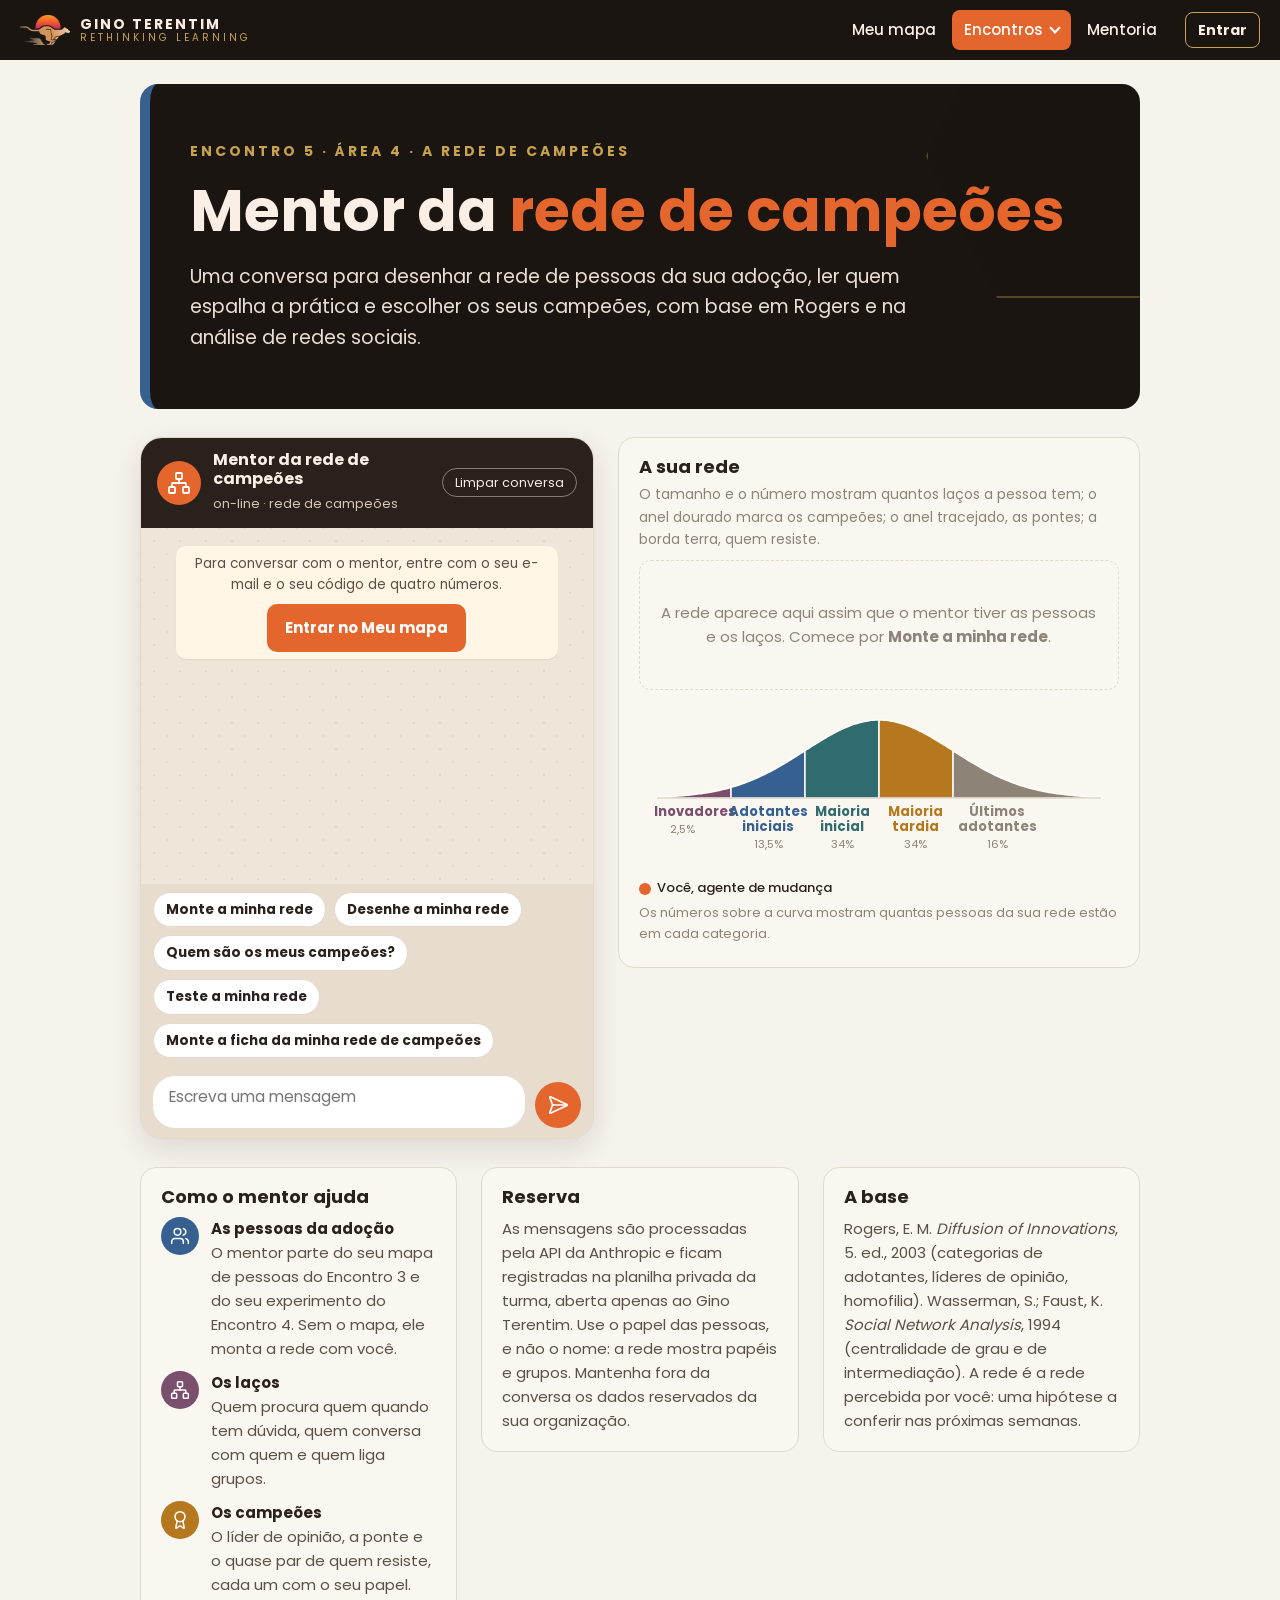
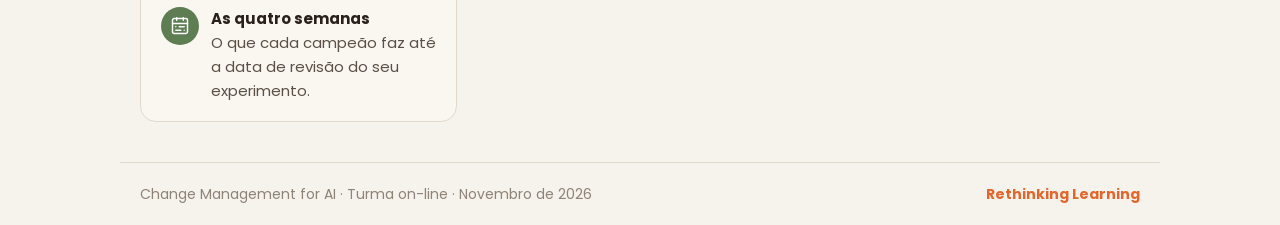
<file: docs/rede.html>
<!doctype html>
<html lang="pt-BR"><head><meta charset="utf-8"><meta name="viewport" content="width=device-width,initial-scale=1">
<title>CM4AI · Mentor da rede de campeões</title><meta name="robots" content="noindex">
<style>@font-face{font-family:Poppins;font-weight:400;src:url(fonts/Poppins-Regular.ttf) format('truetype');font-display:swap}@font-face{font-family:Poppins;font-weight:500;src:url(fonts/Poppins-Medium.ttf) format('truetype');font-display:swap}@font-face{font-family:Poppins;font-weight:700;src:url(fonts/Poppins-Bold.ttf) format('truetype');font-display:swap}:root{--lar:#E5662C;--tinta:#2A211C;--corpo:#5A5045;--linha:#E2D9CD;--fraco:#8D8377;--claro:#F6F2EC;--papel:#FAF7F1;--escuro:#1B1512;--ouro:#C9A24D;--tom:#E5662C}
*{box-sizing:border-box}
html{scroll-behavior:smooth}
body{margin:0;font-family:Poppins,system-ui,sans-serif;font-size:17px;line-height:1.6;color:var(--corpo);background:var(--claro)}
a{color:var(--lar)}
h1,h2,h3{color:var(--tinta);line-height:1.2;margin:0 0 .5em}
h1 em,h2 em{font-style:normal;color:var(--lar)}
main{max-width:1040px;margin:0 auto;padding:0 20px 40px}
.topo{position:sticky;top:0;z-index:20;display:flex;align-items:center;gap:16px;flex-wrap:wrap;padding:10px 20px;background:var(--escuro);color:#FBEEE5}
.marca{display:flex;align-items:center;gap:10px;text-decoration:none;color:#FBEEE5}
.marca img{height:30px;width:auto}
.marca span{display:flex;flex-direction:column;line-height:1.15}
.marca b{font-size:14px;letter-spacing:2px}
.marca i{font-style:normal;font-size:10px;letter-spacing:3px;color:var(--ouro)}
.nav{margin-left:auto;display:flex;gap:4px;flex-wrap:wrap}
.nav a{color:#FBEEE5;text-decoration:none;font-size:15px;font-weight:500;padding:8px 12px;border-radius:8px}
.nav a:hover,.nav a.ativo{background:var(--lar);color:#fff}
.selo-prof{margin-left:auto;background:var(--lar);color:#fff;font-weight:700;font-size:13px;letter-spacing:2px;padding:6px 12px;border-radius:6px}
.capa{margin:24px 0 0;padding:56px 40px;border-radius:18px;background:var(--escuro);color:#EADFD3;position:relative;overflow:hidden;border-left:10px solid var(--tom)}
.capa:after{content:"";position:absolute;right:-70px;top:-70px;width:280px;height:280px;border:2px solid var(--ouro);opacity:.35;clip-path:polygon(25% 0,75% 0,100% 50%,75% 100%,25% 100%,0 50%);background:transparent;outline:2px solid var(--ouro)}
.capa__k{font-size:14px;font-weight:700;letter-spacing:3px;color:var(--ouro);margin:0 0 14px}
.capa h1{color:#FBEEE5;font-size:clamp(34px,6vw,58px);margin:0 0 16px}
.capa__l{font-size:19px;max-width:720px;margin:0}
.bloco{margin:36px 0 0;padding:32px;background:var(--papel);border:1px solid var(--linha);border-radius:18px;border-top:8px solid var(--tom)}
.bloco--abre{border-top-color:var(--lar)}
.eyebrow{display:flex;align-items:center;gap:14px;color:var(--tom);font-weight:700;font-size:15px;letter-spacing:2.5px;margin-bottom:10px}
.eyebrow i{flex:1;height:2px;background:var(--tom);opacity:.5}
.bloco h2{font-size:clamp(26px,4vw,36px)}
.bloco h3{font-size:22px;margin-top:1.2em}
.pergunta{font-size:21px;font-weight:500;color:var(--tinta);border-left:5px solid var(--tom);padding:6px 0 6px 16px;margin:14px 0}
.pergunta--at{font-size:19px;background:#fff;border-radius:0 10px 10px 0;padding:12px 16px}
.capaz{background:#fff;border:1px solid var(--linha);border-radius:12px;padding:16px 20px;margin:16px 0}
.capaz b{color:var(--tinta)}
.capaz ol{margin:8px 0 0;padding-left:22px}
.conceito{background:#fff;border:1px solid var(--linha);border-radius:14px;padding:22px 24px;margin:20px 0}
.conceito h3{margin-top:0}
.fonte{font-size:15px;color:var(--fraco);margin:10px 0 0}
.regua{background:#B04A1C;color:#FDEFE6;border-radius:14px;padding:24px;margin:20px 0}
.regua h3{color:#fff;margin-top:0}
.regua__q{font-size:22px;font-weight:700;color:#fff}
.regua .cards3>div{background:rgba(255,255,255,.12);border:0;color:#FDEFE6}
.regua .cards3 b{color:#fff}
.regua .tabela--ler{background:#fff;color:var(--corpo)}
.cards3{display:grid;grid-template-columns:repeat(auto-fit,minmax(230px,1fr));gap:14px;margin:14px 0}
.cards3>div{background:var(--papel);border:1px solid var(--linha);border-radius:12px;padding:16px 18px}
.cards3 b{display:block;color:var(--tinta);font-size:18px;margin-bottom:4px}
.cards3 p{margin:0}
.cards3 i{display:block;margin-top:8px;color:var(--fraco)}
.cards2{display:grid;grid-template-columns:repeat(auto-fit,minmax(260px,1fr));gap:16px;margin:24px 0 8px}
.cartao{display:flex;flex-direction:column;gap:6px;padding:22px;border-radius:14px;background:var(--tom);color:#fff;text-decoration:none}
.cartao span{font-size:13px;font-weight:700;letter-spacing:2px;opacity:.85}
.cartao b{font-size:22px;line-height:1.2}
.cartao i{font-style:normal;opacity:.9}
.nota-pe{color:var(--fraco);font-size:15px}
.caminho{display:grid;grid-template-columns:repeat(5,1fr);gap:10px;margin:16px 0}
.caminho__p{display:flex;flex-direction:column;align-items:center;text-align:center;gap:4px;padding:14px 8px;border-radius:12px;background:#fff;border:2px solid var(--linha);text-decoration:none;color:var(--corpo)}
.caminho__g{font-size:11px;font-weight:700;letter-spacing:1.5px;color:var(--fraco);text-transform:uppercase;min-height:34px}
.caminho__n{width:52px;height:52px;border-radius:50%;display:grid;place-items:center;font-weight:700;font-size:22px;color:var(--tom);border:3px solid var(--tom);background:var(--claro)}
.caminho__p b{color:var(--tinta);font-size:15px;line-height:1.25}
.caminho__p small{font-size:13px}
.caminho__p em{font-style:normal;font-size:13px;font-weight:500;color:var(--tom)}
.caminho__p.feito .caminho__n,.caminho__p.aqui .caminho__n{background:var(--tom);color:#fff}
.caminho__p.aqui{border-color:var(--lar);box-shadow:0 0 0 3px rgba(229,102,44,.25)}
.indice{list-style:none;padding:0;margin:10px 0;display:grid;gap:8px}
.indice li{display:flex;flex-wrap:wrap;gap:6px 16px;align-items:baseline;background:#fff;border-left:6px solid var(--tom);border-radius:0 10px 10px 0;padding:10px 14px}
.indice a{color:var(--tinta);text-decoration:none;font-weight:500}
.indice a b{color:var(--tom)}
.indice span{color:var(--fraco);font-size:15px}
.atividade{background:#fff;border:2px solid var(--tom);border-radius:16px;padding:24px;margin:24px 0}
.atividade__cab{display:flex;gap:10px;flex-wrap:wrap;margin-bottom:10px}
.selo{display:inline-block;background:var(--tom);color:#fff;font-weight:700;font-size:13px;letter-spacing:1.5px;padding:6px 12px;border-radius:999px;text-decoration:none}
.selo--miro{background:#fff;color:var(--tom);border:2px solid var(--tom)}
.selo--mentor{background:#FBEFE4;color:#B04A1C;border:2px solid #E5662C}
.atividade h3{margin-top:4px;font-size:24px}
.passos{padding-left:0;list-style:none;counter-reset:p;margin:14px 0}
.passos li{counter-increment:p;position:relative;padding:8px 0 8px 48px;border-bottom:1px solid var(--linha)}
.passos li:before{content:counter(p);position:absolute;left:0;top:7px;width:32px;height:32px;border-radius:50%;background:var(--tom);color:#fff;font-weight:700;display:grid;place-items:center}
.passos li i{font-style:normal;font-weight:700;color:var(--tom);white-space:nowrap}
.meta{display:grid;grid-template-columns:repeat(auto-fit,minmax(200px,1fr));gap:10px;margin:14px 0}
.meta div{background:var(--papel);border-radius:10px;padding:10px 14px}
.meta span{display:block;font-size:12px;font-weight:700;letter-spacing:1.5px;text-transform:uppercase;color:var(--fraco)}
.meta b{font-weight:500;color:var(--tinta);font-size:16px}
.exemplo{background:#FBEFE4;border-radius:12px;padding:14px 18px;margin:14px 0}
.exemplo>span{font-size:12px;font-weight:700;letter-spacing:1.5px;color:var(--lar)}
.exemplo p{margin:6px 0}
.registro{border:2px dashed var(--tom);border-radius:14px;padding:18px;margin:18px 0 6px;background:var(--papel)}
.registro__t{font-size:13px;font-weight:700;letter-spacing:2px;color:var(--tom)}
.campo{margin:14px 0 0}
.campo label{display:block;color:var(--tinta);margin-bottom:4px}
.dica{margin:0 0 6px;font-size:15px;color:var(--fraco)}
textarea,input[type=text],select{width:100%;font:inherit;font-size:16px;color:var(--tinta);background:#fff;border:1.5px solid #CFC4B5;border-radius:10px;padding:10px 12px}
textarea{resize:vertical;min-height:52px}
textarea:focus,input:focus,select:focus{outline:3px solid rgba(229,102,44,.35);border-color:var(--lar)}
.espelho__v{background:#fff;border:1.5px solid var(--linha);border-radius:10px;padding:10px 12px;color:var(--tinta);white-space:pre-wrap}
.notas{display:grid;grid-template-columns:repeat(auto-fit,minmax(130px,1fr));gap:10px}
.banco{margin:4px 0 8px}
.lacunas,.associar{padding-left:22px;margin:8px 0 12px}
.lacunas li,.associar li{margin:8px 0}
.lacuna{width:74px!important;display:inline-block;text-align:center;font-weight:700}
.associar li{display:grid;grid-template-columns:1fr minmax(200px,260px);gap:12px;align-items:center}
.certo{border-color:#3F7D4E!important;background:#E9F4EA!important}
.errado{border-color:#B8432F!important;background:#FBE9E5!important}
.tabela-w{overflow-x:auto;margin:10px 0}
.tabela{width:100%;border-collapse:collapse;font-size:16px}
.tabela th{background:var(--tinta);color:#FBEEE5;text-align:left;padding:10px 12px;font-size:14px;letter-spacing:.5px}
.tabela td{border:1px solid var(--linha);padding:8px 10px;vertical-align:top;background:#fff;min-width:190px}
.tabela--ler td{padding:10px 12px}
.tabela td textarea,.tabela td select{border-color:var(--linha)}
.mapa{position:relative;margin:16px 0 0;height:480px;background:#fff;border:1.5px solid var(--linha);border-radius:12px;overflow:hidden}
.mapa:before{content:"";position:absolute;left:50%;top:0;bottom:0;border-left:2px dashed var(--linha)}
.mapa:after{content:"";position:absolute;top:50%;left:0;right:0;border-top:2px dashed var(--linha)}
.mapa__q{position:absolute;font-size:12px;font-weight:700;letter-spacing:1px;color:var(--fraco);text-transform:uppercase;padding:8px 10px;z-index:1}
.mapa__n{position:absolute;z-index:2;max-width:42%;font-size:14px;line-height:1.25;font-weight:500;color:var(--tinta);padding:6px 9px;border-radius:6px;box-shadow:0 1px 0 rgba(0,0,0,.15)}
.pontos{margin:14px 0 0;background:var(--papel);border-radius:12px;padding:12px 16px}
.pontos summary{cursor:pointer;font-weight:700;color:var(--tinta)}
.btn{display:inline-block;font:inherit;font-size:15px;font-weight:700;border-radius:10px;padding:10px 16px;cursor:pointer;text-decoration:none;border:2px solid transparent}
.btn--sec{background:#fff;color:var(--tinta);border-color:var(--tinta)}
.btn--mentor{background:var(--tinta);color:#fff}
.mentor{margin:14px 0 0}
.barra{display:flex;flex-wrap:wrap;gap:10px;align-items:center;margin:18px 0 0}
.barra__s{flex:1;min-width:220px;color:var(--fraco);font-size:15px}
.prof{margin:16px 0 0;background:#2A211C;color:#EADFD3;border-radius:12px;padding:16px 20px}
.prof>span{font-size:12px;font-weight:700;letter-spacing:2px;color:var(--ouro)}
.prof__resp{background:rgba(255,255,255,.08);border-radius:10px;padding:10px 14px;margin-top:10px}
.prof__resp b{color:#fff;display:block}
.rodape{max-width:1040px;margin:0 auto;padding:20px;display:flex;justify-content:space-between;gap:12px;flex-wrap:wrap;font-size:14px;color:var(--fraco);border-top:1px solid var(--linha)}
.rodape span:last-child{color:var(--lar);font-weight:700}
@media(max-width:760px){
 body{font-size:16px}.bloco{padding:20px}.capa{padding:36px 22px}
 .caminho{grid-template-columns:1fr 1fr}.caminho__g{min-height:0}
 .associar li{grid-template-columns:1fr}
 .tabela[data-tabela] thead{display:none}
 .tabela[data-tabela] tr{display:block;margin-bottom:14px;border:1px solid var(--linha);border-radius:10px;overflow:hidden}
 .tabela[data-tabela] td{display:block;border:0;border-bottom:1px solid var(--linha)}
 .tabela[data-tabela] td:before{content:attr(data-th);display:block;font-size:12px;font-weight:700;letter-spacing:1px;color:var(--fraco);text-transform:uppercase;margin-bottom:4px}
 .mapa{height:420px}
}
@media print{
 .topo,.barra,.mentor,.btn{display:none!important}
 body{background:#fff;font-size:12pt}.bloco,.atividade,.conceito{break-inside:avoid-page;box-shadow:none}
 .bloco{break-inside:auto}.capa{background:#fff;color:#000;border:2px solid #000}.capa h1{color:#000}.capa__k{color:#000}
 textarea,input,select{border:1px solid #999}
 details.pontos{display:block}
}

/* ===== camada 2026-11 · mapa de navegação, conta e capas com foto ===== */
.btn{background:var(--lar);color:#fff}
.btn--sec{background:#fff;color:var(--tinta);border-color:var(--tinta)}
.btn--mentor{background:var(--tinta);color:#fff}
.btn--grande{font-size:17px;padding:14px 22px;margin-top:18px;width:100%}
.btn:hover{filter:brightness(1.06)}
.disco{flex:none;display:inline-grid;place-items:center;width:54px;height:54px;border-radius:50%;background:var(--tom)}
.disco svg{display:block}
.capa--foto{background-color:var(--escuro);background-image:var(--foto,none);background-position:right center;background-size:cover;background-repeat:no-repeat;min-height:380px;display:flex;flex-direction:column;justify-content:flex-end}
.capa--foto .capa__l,.capa--foto h1,.capa--foto .capa__k{max-width:640px;position:relative;z-index:1}
.capa--foto:after{opacity:.22}
.conta{display:flex;align-items:center;gap:10px;font-size:14px;color:#FBEEE5}
.conta a{color:#FBEEE5;font-weight:700;text-decoration:none;border:1.5px solid var(--ouro);padding:6px 12px;border-radius:8px}
.conta span{font-weight:700}
.conta__sair{font:inherit;font-size:13px;background:transparent;color:var(--ouro);border:1.5px solid var(--ouro);border-radius:8px;padding:5px 10px;cursor:pointer}
.aviso-conta{margin:16px 0 0;padding:14px 18px;border-radius:12px;background:#FFF4EC;border-left:6px solid var(--lar);color:var(--tinta)}
.aviso-conta .btn{margin-left:8px;padding:6px 14px}
.barra__s--ok{color:#4B6A41;font-weight:500}
.barra__s--ok:before{content:"";display:inline-block;width:9px;height:9px;border-radius:50%;background:#5E7D52;margin-right:8px;vertical-align:1px}
/* entrada */
.entrada{margin:28px 0 0;display:grid;grid-template-columns:minmax(0,1.05fr) minmax(0,1fr);gap:28px;align-items:start}
.entrada[hidden]{display:none}
.entrada__f{padding:32px;background:var(--papel);border:1px solid var(--linha);border-top:8px solid var(--lar);border-radius:18px}
.entrada__f h2{font-size:clamp(26px,4vw,34px)}
.entrada__f label{display:block;margin:16px 0 6px;color:var(--tinta)}
.entrada__f input{font-size:18px;padding:12px 14px}
.entrada__f input[name=codigo]{letter-spacing:10px;max-width:200px}
.entrada__aviso{min-height:1.6em;margin:12px 0 0;color:var(--corpo);font-weight:500}
.entrada__aviso--erro{color:#A33B12}
.entrada__passos{list-style:none;margin:0;padding:12px 0 0;display:flex;flex-direction:column;gap:22px;position:relative}
.entrada__passos:before{content:"";position:absolute;left:26px;top:40px;bottom:40px;border-left:2.5px dashed var(--ouro)}
.entrada__passos li{display:flex;gap:18px;align-items:flex-start;position:relative}
.entrada__passos b{display:block;color:var(--tinta);font-size:19px;margin-top:6px}
.entrada__passos p{margin:2px 0 0}
/* mapa do curso */
.mapa-curso{margin:36px 0 0;padding:36px 32px 32px;border-radius:18px;border:1px solid var(--linha);position:relative;overflow:hidden;
  background:var(--papel) url("data:image/svg+xml,%3Csvg%20xmlns%3D%22http%3A//www.w3.org/2000/svg%22%20width%3D%221000%22%20height%3D%22560%22%20viewBox%3D%220%200%201000%20560%22%3E%3Cg%20fill%3D%22none%22%20stroke%3D%22%23C9A24D%22%20stroke-opacity%3D%22.28%22%20stroke-width%3D%221.1%22%3E%3Cpath%20d%3D%22M219.3%2C150.0%20L220.1%2C152.6%20L220.0%2C155.2%20L219.1%2C157.8%20L217.5%2C160.1%20L215.2%2C162.2%20L212.6%2C163.9%20L209.8%2C165.5%20L207.0%2C166.8%20L204.3%2C168.0%20L201.7%2C169.2%20L199.2%2C170.3%20L196.7%2C171.4%20L194.1%2C172.4%20L191.4%2C173.3%20L188.6%2C173.9%20L185.8%2C174.3%20L182.9%2C174.4%20L180.0%2C174.2%20L177.2%2C173.9%20L174.4%2C173.5%20L171.6%2C173.1%20L168.8%2C172.7%20L165.9%2C172.4%20L162.8%2C172.1%20L159.6%2C171.6%20L156.3%2C171.0%20L153.0%2C170.0%20L150.1%2C168.6%20L147.6%2C166.8%20L145.8%2C164.6%20L144.7%2C162.2%20L144.4%2C159.6%20L144.7%2C157.0%20L145.5%2C154.5%20L146.5%2C152.2%20L147.6%2C150.0%20L148.5%2C148.0%20L149.1%2C146.0%20L149.5%2C143.9%20L149.7%2C141.8%20L149.9%2C139.6%20L150.3%2C137.3%20L151.0%2C135.0%20L152.2%2C132.7%20L153.9%2C130.7%20L156.1%2C128.9%20L158.6%2C127.4%20L161.5%2C126.3%20L164.5%2C125.4%20L167.6%2C124.7%20L170.7%2C124.3%20L173.8%2C123.9%20L176.9%2C123.6%20L180.0%2C123.4%20L183.1%2C123.4%20L186.3%2C123.6%20L189.3%2C124.2%20L192.2%2C125.2%20L194.8%2C126.5%20L197.0%2C128.1%20L198.9%2C130.0%20L200.5%2C131.9%20L201.9%2C133.8%20L203.2%2C135.5%20L204.7%2C137.2%20L206.4%2C138.7%20L208.5%2C140.2%20L210.8%2C141.7%20L213.3%2C143.4%20L215.7%2C145.3%20L217.8%2C147.6%20L219.3%2C150.0Z%22/%3E%3Cpath%20d%3D%22M259.8%2C150.0%20L260.6%2C155.2%20L259.7%2C160.4%20L257.2%2C165.3%20L253.4%2C169.8%20L248.8%2C173.7%20L243.6%2C177.2%20L238.4%2C180.3%20L233.2%2C183.1%20L228.3%2C185.8%20L223.4%2C188.4%20L218.6%2C190.9%20L213.7%2C193.3%20L208.5%2C195.3%20L203.1%2C197.0%20L197.4%2C198.1%20L191.6%2C198.7%20L185.8%2C198.7%20L180.0%2C198.3%20L174.4%2C197.8%20L168.8%2C197.2%20L163.1%2C196.6%20L157.3%2C196.2%20L151.2%2C195.8%20L144.7%2C195.2%20L138.1%2C194.3%20L131.5%2C192.8%20L125.3%2C190.5%20L120.0%2C187.3%20L115.7%2C183.3%20L112.9%2C178.7%20L111.5%2C173.7%20L111.4%2C168.5%20L112.3%2C163.4%20L113.8%2C158.6%20L115.5%2C154.2%20L116.9%2C150.0%20L117.8%2C146.0%20L118.1%2C141.9%20L118.1%2C137.7%20L118.0%2C133.3%20L118.1%2C128.6%20L118.8%2C123.8%20L120.5%2C119.1%20L123.2%2C114.7%20L127.0%2C110.8%20L131.7%2C107.4%20L137.1%2C104.6%20L143.0%2C102.5%20L149.0%2C100.8%20L155.1%2C99.4%20L161.3%2C98.3%20L167.5%2C97.3%20L173.7%2C96.6%20L180.0%2C96.3%20L186.3%2C96.4%20L192.6%2C97.2%20L198.5%2C98.8%20L204.0%2C101.1%20L208.9%2C104.1%20L213.1%2C107.5%20L216.6%2C111.2%20L219.7%2C114.9%20L222.7%2C118.4%20L225.8%2C121.6%20L229.3%2C124.4%20L233.5%2C127.1%20L238.3%2C129.9%20L243.5%2C132.9%20L248.7%2C136.4%20L253.5%2C140.4%20L257.4%2C145.0%20L259.8%2C150.0Z%22/%3E%3Cpath%20d%3D%22M300.5%2C150.0%20L300.5%2C157.8%20L298.0%2C165.4%20L293.4%2C172.5%20L287.4%2C179.0%20L280.5%2C184.7%20L273.2%2C189.9%20L266.0%2C194.6%20L259.1%2C199.1%20L252.3%2C203.5%20L245.5%2C207.8%20L238.5%2C211.9%20L231.1%2C215.6%20L223.2%2C218.7%20L214.9%2C221.0%20L206.2%2C222.4%20L197.4%2C223.0%20L188.6%2C223.0%20L180.0%2C222.5%20L171.5%2C222.0%20L163.0%2C221.5%20L154.3%2C221.2%20L145.2%2C220.9%20L135.6%2C220.5%20L125.7%2C219.7%20L115.7%2C218.0%20L106.1%2C215.3%20L97.5%2C211.1%20L90.3%2C205.7%20L85.1%2C199.2%20L82.0%2C191.9%20L80.9%2C184.2%20L81.3%2C176.6%20L82.8%2C169.3%20L84.6%2C162.5%20L86.1%2C156.1%20L87.0%2C150.0%20L86.9%2C144.0%20L86.2%2C137.8%20L85.2%2C131.2%20L84.5%2C124.2%20L84.5%2C117.0%20L85.9%2C109.8%20L89.0%2C102.8%20L93.7%2C96.3%20L99.9%2C90.7%20L107.4%2C85.9%20L115.7%2C81.9%20L124.4%2C78.7%20L133.4%2C76.0%20L142.5%2C73.8%20L151.7%2C71.8%20L161.0%2C70.2%20L170.4%2C69.1%20L180.0%2C68.7%20L189.5%2C69.3%20L198.8%2C71.1%20L207.5%2C74.0%20L215.3%2C78.1%20L222.2%2C82.9%20L228.1%2C88.3%20L233.3%2C93.6%20L238.0%2C98.8%20L242.9%2C103.4%20L248.4%2C107.5%20L254.7%2C111.2%20L262.0%2C114.9%20L270.1%2C118.9%20L278.4%2C123.5%20L286.3%2C128.9%20L293.1%2C135.2%20L298.0%2C142.4%20L300.5%2C150.0Z%22/%3E%3Cpath%20d%3D%22M340.1%2C150.0%20L338.5%2C160.3%20L334.0%2C170.1%20L327.4%2C179.2%20L319.3%2C187.6%20L310.6%2C195.1%20L301.8%2C202.1%20L293.2%2C208.7%20L284.9%2C215.2%20L276.6%2C221.5%20L268.0%2C227.6%20L258.8%2C233.3%20L248.8%2C238.2%20L238.0%2C242.2%20L226.7%2C245.0%20L215.0%2C246.6%20L203.2%2C247.3%20L191.5%2C247.4%20L180.0%2C247.2%20L168.5%2C247.0%20L156.9%2C247.0%20L144.9%2C247.2%20L132.2%2C247.2%20L119.0%2C246.8%20L105.6%2C245.4%20L92.5%2C242.5%20L80.4%2C237.9%20L70.0%2C231.5%20L62.0%2C223.4%20L56.6%2C214.0%20L53.8%2C204.0%20L53.2%2C193.8%20L54.1%2C183.9%20L55.7%2C174.7%20L57.0%2C166.1%20L57.5%2C157.9%20L56.8%2C150.0%20L55.1%2C141.9%20L52.8%2C133.4%20L50.6%2C124.3%20L49.3%2C114.8%20L49.7%2C105.0%20L52.2%2C95.3%20L57.0%2C86.2%20L64.1%2C77.9%20L72.9%2C70.7%20L83.2%2C64.5%20L94.3%2C59.3%20L105.9%2C54.9%20L117.7%2C51.0%20L129.7%2C47.6%20L141.9%2C44.7%20L154.4%2C42.4%20L167.1%2C41.1%20L180.0%2C41.0%20L192.7%2C42.5%20L204.8%2C45.6%20L216.1%2C50.3%20L226.0%2C56.3%20L234.7%2C63.1%20L242.3%2C70.1%20L249.2%2C76.8%20L256.1%2C82.8%20L263.5%2C88.1%20L272.0%2C92.8%20L281.8%2C97.2%20L292.7%2C101.8%20L304.2%2C107.1%20L315.5%2C113.5%20L325.5%2C121.1%20L333.4%2C130.0%20L338.4%2C139.7%20L340.1%2C150.0Z%22/%3E%3Cpath%20d%3D%22M377.7%2C150.0%20L374.0%2C162.6%20L367.4%2C174.5%20L358.9%2C185.5%20L349.3%2C195.6%20L339.4%2C205.1%20L329.8%2C214.0%20L320.4%2C222.8%20L311.0%2C231.4%20L301.3%2C239.8%20L290.8%2C247.8%20L279.2%2C254.9%20L266.5%2C261.0%20L252.8%2C265.6%20L238.4%2C268.8%20L223.7%2C270.7%20L209.0%2C271.7%20L194.4%2C272.3%20L180.0%2C272.7%20L165.4%2C273.3%20L150.4%2C274.2%20L134.8%2C275.0%20L118.4%2C275.4%20L101.6%2C274.6%20L84.9%2C272.0%20L69.1%2C267.3%20L55.1%2C260.2%20L43.8%2C250.9%20L35.6%2C239.8%20L30.6%2C227.5%20L28.4%2C214.8%20L28.3%2C202.4%20L29.2%2C190.7%20L30.1%2C179.8%20L30.0%2C169.6%20L28.5%2C159.8%20L25.5%2C150.0%20L21.6%2C139.7%20L17.5%2C128.8%20L14.3%2C117.1%20L12.9%2C105.0%20L14.1%2C92.7%20L18.2%2C80.8%20L25.3%2C69.7%20L34.9%2C59.8%20L46.4%2C51.0%20L59.3%2C43.5%20L73.0%2C36.8%20L87.2%2C30.9%20L101.7%2C25.6%20L116.6%2C20.9%20L131.9%2C16.9%20L147.7%2C14.1%20L163.8%2C12.9%20L180.0%2C13.5%20L195.8%2C16.4%20L210.6%2C21.3%20L224.1%2C28.0%20L236.1%2C35.9%20L246.6%2C44.3%20L256.0%2C52.5%20L265.1%2C60.0%20L274.7%2C66.4%20L285.3%2C72.0%20L297.5%2C77.0%20L311.2%2C82.0%20L325.8%2C87.6%20L340.5%2C94.5%20L354.2%2C103.0%20L365.5%2C113.2%20L373.5%2C124.7%20L377.6%2C137.2%20L377.7%2C150.0Z%22/%3E%3Cpath%20d%3D%22M412.5%2C150.0%20L406.7%2C164.7%20L398.2%2C178.5%20L388.3%2C191.3%20L377.9%2C203.3%20L367.6%2C214.8%20L357.6%2C226.0%20L347.7%2C237.0%20L337.4%2C247.9%20L326.2%2C258.3%20L313.7%2C268.0%20L299.6%2C276.5%20L284.0%2C283.4%20L267.3%2C288.7%20L249.9%2C292.4%20L232.4%2C294.8%20L214.9%2C296.5%20L197.5%2C298.0%20L180.0%2C299.6%20L162.1%2C301.5%20L143.5%2C303.5%20L124.0%2C304.9%20L103.8%2C305.2%20L83.4%2C303.4%20L63.8%2C299.1%20L46.0%2C291.8%20L30.9%2C281.6%20L19.3%2C269.0%20L11.5%2C254.7%20L7.2%2C239.6%20L5.5%2C224.6%20L5.4%2C210.3%20L5.5%2C197.0%20L4.7%2C184.8%20L2.3%2C173.2%20L-1.9%2C161.8%20L-7.6%2C150.0%20L-13.9%2C137.4%20L-19.5%2C123.9%20L-23.2%2C109.7%20L-24.0%2C95.0%20L-21.4%2C80.4%20L-15.2%2C66.5%20L-5.8%2C53.7%20L6.4%2C42.1%20L20.4%2C31.8%20L35.7%2C22.6%20L51.7%2C14.3%20L68.2%2C6.6%20L85.4%2C-0.3%20L103.1%2C-6.4%20L121.7%2C-11.3%20L140.9%2C-14.3%20L160.5%2C-15.0%20L180.0%2C-13.1%20L198.7%2C-8.6%20L216.1%2C-1.7%20L231.7%2C7.0%20L245.6%2C16.5%20L258.0%2C26.0%20L269.8%2C34.8%20L281.6%2C42.5%20L294.6%2C48.9%20L309.1%2C54.3%20L325.5%2C59.6%20L343.2%2C65.4%20L361.4%2C72.4%20L378.7%2C81.4%20L393.8%2C92.4%20L405.3%2C105.3%20L412.4%2C119.7%20L414.7%2C134.8%20L412.5%2C150.0Z%22/%3E%3Cpath%20d%3D%22M444.4%2C150.0%20L436.6%2C166.6%20L426.8%2C182.2%20L416.2%2C196.9%20L405.7%2C210.9%20L395.6%2C224.5%20L385.7%2C238.0%20L375.4%2C251.4%20L364.2%2C264.5%20L351.3%2C276.9%20L336.4%2C288.1%20L319.6%2C297.7%20L301.1%2C305.4%20L281.5%2C311.3%20L261.4%2C315.7%20L241.2%2C319.1%20L221.0%2C322.1%20L200.7%2C325.1%20L180.0%2C328.5%20L158.5%2C331.9%20L136.0%2C334.9%20L112.5%2C336.6%20L88.5%2C336.2%20L65.0%2C332.7%20L43.0%2C325.8%20L23.8%2C315.3%20L8.3%2C301.6%20L-2.9%2C285.5%20L-10.1%2C268.1%20L-13.8%2C250.5%20L-15.4%2C233.6%20L-16.4%2C217.8%20L-18.1%2C203.4%20L-21.5%2C190.0%20L-27.1%2C177.1%20L-34.6%2C163.9%20L-43.1%2C150.0%20L-51.3%2C135.0%20L-57.8%2C118.9%20L-61.3%2C102.1%20L-60.9%2C85.1%20L-56.3%2C68.4%20L-47.7%2C52.6%20L-35.8%2C38.1%20L-21.3%2C24.9%20L-5.2%2C12.8%20L12.1%2C1.8%20L30.1%2C-8.5%20L49.0%2C-18.1%20L68.7%2C-26.8%20L89.5%2C-34.1%20L111.5%2C-39.5%20L134.2%2C-42.2%20L157.3%2C-42.0%20L180.0%2C-38.4%20L201.5%2C-31.9%20L221.2%2C-23.1%20L238.9%2C-12.9%20L254.8%2C-2.3%20L269.6%2C7.7%20L284.2%2C16.4%20L299.6%2C23.5%20L316.6%2C29.4%20L335.6%2C34.8%20L356.3%2C40.4%20L377.9%2C47.4%20L398.9%2C56.4%20L417.9%2C67.8%20L433.2%2C81.7%20L443.8%2C97.6%20L448.9%2C114.9%20L448.9%2C132.6%20L444.4%2C150.0Z%22/%3E%3Cpath%20d%3D%22M916.5%2C420.0%20L915.4%2C422.3%20L914.1%2C424.5%20L912.8%2C426.5%20L911.6%2C428.5%20L910.5%2C430.5%20L909.3%2C432.5%20L907.9%2C434.5%20L906.4%2C436.4%20L904.5%2C438.1%20L902.3%2C439.7%20L899.9%2C441.0%20L897.2%2C442.1%20L894.4%2C442.9%20L891.6%2C443.6%20L888.8%2C444.3%20L885.9%2C444.9%20L883.0%2C445.6%20L880.0%2C446.3%20L876.8%2C446.9%20L873.5%2C447.4%20L870.0%2C447.6%20L866.6%2C447.3%20L863.3%2C446.5%20L860.4%2C445.2%20L857.9%2C443.3%20L856.1%2C441.1%20L854.8%2C438.7%20L854.0%2C436.2%20L853.5%2C433.7%20L853.2%2C431.5%20L852.8%2C429.4%20L852.2%2C427.5%20L851.2%2C425.7%20L850.0%2C423.9%20L848.7%2C422.0%20L847.3%2C420.0%20L846.1%2C417.8%20L845.3%2C415.5%20L845.1%2C413.1%20L845.4%2C410.7%20L846.3%2C408.4%20L847.7%2C406.2%20L849.4%2C404.2%20L851.5%2C402.3%20L853.7%2C400.5%20L856.1%2C398.9%20L858.5%2C397.3%20L861.2%2C395.8%20L864.0%2C394.5%20L867.0%2C393.5%20L870.2%2C392.9%20L873.5%2C392.6%20L876.8%2C392.9%20L880.0%2C393.6%20L883.0%2C394.6%20L885.7%2C395.9%20L888.2%2C397.3%20L890.5%2C398.6%20L892.7%2C399.8%20L895.0%2C400.7%20L897.5%2C401.5%20L900.3%2C402.1%20L903.3%2C402.8%20L906.4%2C403.6%20L909.5%2C404.7%20L912.3%2C406.2%20L914.7%2C408.0%20L916.5%2C410.2%20L917.5%2C412.6%20L917.7%2C415.1%20L917.4%2C417.6%20L916.5%2C420.0Z%22/%3E%3Cpath%20d%3D%22M950.8%2C420.0%20L948.7%2C424.5%20L946.5%2C428.7%20L944.5%2C432.8%20L942.6%2C436.9%20L940.6%2C440.9%20L938.5%2C445.0%20L935.9%2C449.0%20L932.7%2C452.7%20L928.8%2C456.2%20L924.4%2C459.2%20L919.4%2C461.7%20L914.2%2C463.8%20L908.7%2C465.7%20L903.3%2C467.3%20L897.7%2C469.0%20L892.1%2C470.7%20L886.2%2C472.5%20L880.0%2C474.2%20L873.4%2C475.6%20L866.6%2C476.4%20L859.6%2C476.4%20L852.8%2C475.4%20L846.5%2C473.2%20L841.0%2C470.0%20L836.7%2C465.8%20L833.4%2C461.1%20L831.2%2C456.1%20L829.8%2C451.2%20L828.8%2C446.6%20L827.7%2C442.4%20L826.3%2C438.5%20L824.4%2C435.0%20L821.8%2C431.5%20L818.9%2C428.0%20L815.8%2C424.2%20L813.0%2C420.0%20L810.9%2C415.5%20L809.7%2C410.8%20L809.7%2C406.0%20L810.8%2C401.3%20L812.9%2C396.8%20L815.9%2C392.6%20L819.4%2C388.6%20L823.4%2C384.8%20L827.6%2C381.2%20L832.1%2C377.7%20L836.9%2C374.4%20L842.1%2C371.4%20L847.8%2C368.9%20L854.0%2C367.0%20L860.4%2C365.9%20L867.1%2C365.8%20L873.7%2C366.7%20L880.0%2C368.3%20L885.8%2C370.5%20L891.2%2C372.9%20L896.1%2C375.4%20L900.9%2C377.5%20L905.6%2C379.3%20L910.7%2C380.6%20L916.2%2C381.7%20L922.2%2C382.7%20L928.5%2C384.0%20L934.9%2C385.9%20L940.9%2C388.4%20L946.1%2C391.7%20L950.1%2C395.8%20L952.8%2C400.4%20L953.9%2C405.3%20L953.8%2C410.4%20L952.6%2C415.3%20L950.8%2C420.0Z%22/%3E%3Cpath%20d%3D%22M983.2%2C420.0%20L980.5%2C426.5%20L977.9%2C432.8%20L975.5%2C439.0%20L973.2%2C445.1%20L970.7%2C451.3%20L967.6%2C457.5%20L963.7%2C463.4%20L958.7%2C468.9%20L952.8%2C473.9%20L946.0%2C478.2%20L938.6%2C482.0%20L930.9%2C485.3%20L923.0%2C488.4%20L915.1%2C491.4%20L907.0%2C494.5%20L898.5%2C497.8%20L889.6%2C500.9%20L880.0%2C503.8%20L869.9%2C505.9%20L859.4%2C506.7%20L848.9%2C506.1%20L838.9%2C503.6%20L830.0%2C499.5%20L822.5%2C493.8%20L816.6%2C487.1%20L812.3%2C479.7%20L809.3%2C472.4%20L807.1%2C465.3%20L805.1%2C458.9%20L802.7%2C453.1%20L799.5%2C447.8%20L795.5%2C442.8%20L790.9%2C437.7%20L785.9%2C432.3%20L781.2%2C426.4%20L777.3%2C420.0%20L774.7%2C413.2%20L773.7%2C406.1%20L774.4%2C399.0%20L776.7%2C392.2%20L780.3%2C385.6%20L784.8%2C379.3%20L789.9%2C373.3%20L795.5%2C367.5%20L801.5%2C361.9%20L808.0%2C356.5%20L815.1%2C351.4%20L823.0%2C346.9%20L831.7%2C343.3%20L841.1%2C340.9%20L851.0%2C339.8%20L861.0%2C340.1%20L870.8%2C341.7%20L880.0%2C344.3%20L888.6%2C347.5%20L896.5%2C350.7%20L904.0%2C353.7%20L911.4%2C356.0%20L919.2%2C357.8%20L927.5%2C359.0%20L936.6%2C360.2%20L946.1%2C361.6%20L955.9%2C363.8%20L965.3%2C367.0%20L973.7%2C371.4%20L980.6%2C377.0%20L985.4%2C383.6%20L988.1%2C390.9%20L988.8%2C398.4%20L987.9%2C405.9%20L985.8%2C413.1%20L983.2%2C420.0Z%22/%3E%3Cpath%20d%3D%22M1014.3%2C420.0%20L1011.4%2C428.5%20L1008.9%2C436.8%20L1006.6%2C445.1%20L1004.0%2C453.4%20L1000.8%2C461.7%20L996.6%2C469.9%20L991.1%2C477.6%20L984.2%2C484.7%20L976.0%2C491.1%20L967.0%2C496.8%20L957.4%2C501.9%20L947.5%2C506.6%20L937.5%2C511.3%20L927.3%2C516.2%20L916.6%2C521.2%20L905.3%2C526.3%20L893.1%2C531.0%20L880.0%2C534.9%20L866.1%2C537.3%20L852.0%2C537.6%20L838.2%2C535.6%20L825.4%2C531.2%20L814.2%2C524.5%20L805.0%2C516.2%20L798.0%2C506.8%20L792.7%2C497.1%20L788.7%2C487.6%20L785.2%2C478.9%20L781.5%2C471.1%20L777.0%2C464.1%20L771.4%2C457.5%20L764.9%2C451.0%20L757.8%2C444.2%20L750.9%2C436.9%20L744.9%2C428.8%20L740.5%2C420.0%20L738.0%2C410.8%20L737.8%2C401.4%20L739.7%2C392.2%20L743.4%2C383.2%20L748.4%2C374.5%20L754.2%2C366.2%20L760.7%2C358.1%20L767.7%2C350.2%20L775.4%2C342.5%20L783.9%2C335.1%20L793.4%2C328.4%20L804.1%2C322.6%20L816.0%2C318.3%20L828.7%2C315.7%20L842.0%2C314.9%20L855.2%2C315.9%20L868.0%2C318.4%20L880.0%2C321.7%20L891.2%2C325.4%20L901.7%2C328.7%20L912.0%2C331.5%20L922.6%2C333.3%20L933.8%2C334.5%20L945.9%2C335.5%20L958.8%2C336.6%20L972.1%2C338.7%20L985.2%2C342.1%20L997.1%2C347.2%20L1007.3%2C354.0%20L1014.9%2C362.3%20L1019.8%2C371.7%20L1021.9%2C381.7%20L1021.8%2C391.9%20L1020.0%2C401.7%20L1017.3%2C411.1%20L1014.3%2C420.0Z%22/%3E%3Cpath%20d%3D%22M1044.8%2C420.0%20L1042.3%2C430.5%20L1040.2%2C440.9%20L1037.9%2C451.3%20L1035.0%2C461.8%20L1030.9%2C472.1%20L1025.2%2C482.1%20L1017.8%2C491.5%20L1008.8%2C500.1%20L998.6%2C507.8%20L987.5%2C514.9%20L976.0%2C521.6%20L964.3%2C528.2%20L952.4%2C535.0%20L940.0%2C542.1%20L926.8%2C549.4%20L912.5%2C556.4%20L896.8%2C562.5%20L880.0%2C567.0%20L862.4%2C569.1%20L844.7%2C568.3%20L827.8%2C564.3%20L812.5%2C557.3%20L799.5%2C547.9%20L788.9%2C536.8%20L780.7%2C525.0%20L774.2%2C513.4%20L768.7%2C502.4%20L763.2%2C492.6%20L757.0%2C483.8%20L749.7%2C475.7%20L741.2%2C468.0%20L731.9%2C459.9%20L722.6%2C451.2%20L714.1%2C441.7%20L707.4%2C431.2%20L703.1%2C420.0%20L701.5%2C408.4%20L702.5%2C396.8%20L705.8%2C385.4%20L710.8%2C374.4%20L717.0%2C363.7%20L723.9%2C353.3%20L731.5%2C343.0%20L739.8%2C332.9%20L749.1%2C323.1%20L759.7%2C313.8%20L771.9%2C305.6%20L785.7%2C299.0%20L800.9%2C294.4%20L817.1%2C292.0%20L833.6%2C291.8%20L849.9%2C293.5%20L865.4%2C296.5%20L880.0%2C300.1%20L893.8%2C303.6%20L907.1%2C306.3%20L920.5%2C308.0%20L934.6%2C308.8%20L949.8%2C309.2%20L966.0%2C309.7%20L982.9%2C311.2%20L999.8%2C314.3%20L1015.6%2C319.5%20L1029.5%2C327.1%20L1040.6%2C336.7%20L1048.3%2C348.0%20L1052.6%2C360.4%20L1053.9%2C373.1%20L1052.9%2C385.7%20L1050.6%2C397.7%20L1047.6%2C409.1%20L1044.8%2C420.0Z%22/%3E%3Cpath%20d%3D%22M1075.6%2C420.0%20L1073.8%2C432.6%20L1072.0%2C445.1%20L1069.7%2C457.7%20L1066.1%2C470.2%20L1060.7%2C482.4%20L1053.2%2C494.1%20L1043.8%2C504.9%20L1032.7%2C514.9%20L1020.6%2C524.1%20L1007.8%2C532.8%20L994.8%2C541.4%20L981.6%2C550.3%20L967.9%2C559.7%20L953.4%2C569.4%20L937.5%2C579.0%20L920.0%2C587.8%20L900.7%2C595.0%20L880.0%2C599.4%20L858.7%2C600.5%20L837.7%2C597.7%20L818.1%2C591.2%20L800.7%2C581.4%20L786.1%2C569.2%20L774.2%2C555.8%20L764.6%2C542.1%20L756.4%2C529.1%20L748.6%2C517.3%20L740.3%2C506.8%20L730.9%2C497.3%20L720.1%2C488.4%20L708.4%2C479.3%20L696.4%2C469.5%20L685.2%2C458.7%20L675.9%2C446.7%20L669.3%2C433.7%20L665.7%2C420.0%20L665.4%2C406.1%20L667.8%2C392.3%20L672.5%2C378.8%20L678.6%2C365.7%20L685.7%2C352.9%20L693.5%2C340.2%20L702.1%2C327.7%20L711.7%2C315.4%20L722.9%2C303.6%20L735.9%2C292.8%20L751.1%2C283.6%20L768.2%2C276.6%20L786.9%2C272.1%20L806.4%2C270.2%20L826.0%2C270.7%20L845.0%2C272.8%20L863.0%2C275.9%20L880.0%2C279.0%20L896.4%2C281.4%20L912.7%2C282.6%20L929.7%2C282.7%20L947.8%2C282.0%20L967.2%2C281.4%20L987.7%2C281.8%20L1008.5%2C284.1%20L1028.5%2C288.9%20L1046.6%2C296.6%20L1061.7%2C307.1%20L1072.9%2C319.9%20L1080.1%2C334.4%20L1083.6%2C349.7%20L1084.1%2C365.0%20L1082.7%2C379.8%20L1080.3%2C393.8%20L1077.7%2C407.2%20L1075.6%2C420.0Z%22/%3E%3Cpath%20d%3D%22M1107.2%2C420.0%20L1106.2%2C434.7%20L1104.7%2C449.3%20L1101.8%2C464.0%20L1097.0%2C478.5%20L1089.8%2C492.5%20L1080.3%2C505.7%20L1068.8%2C517.9%20L1055.9%2C529.3%20L1042.3%2C540.2%20L1028.3%2C550.9%20L1014.2%2C561.9%20L999.7%2C573.6%20L984.4%2C585.8%20L967.5%2C598.2%20L948.7%2C610.0%20L927.6%2C620.1%20L904.5%2C627.5%20L880.0%2C631.1%20L855.2%2C630.3%20L831.2%2C625.0%20L809.2%2C615.6%20L790.1%2C603.0%20L773.9%2C588.5%20L760.5%2C573.3%20L749.1%2C558.5%20L738.5%2C545.0%20L727.6%2C532.9%20L715.7%2C522.1%20L702.4%2C512.1%20L687.9%2C502.2%20L673.0%2C491.5%20L658.7%2C479.7%20L646.4%2C466.4%20L636.9%2C451.8%20L631.0%2C436.1%20L628.8%2C420.0%20L629.9%2C403.8%20L633.7%2C387.8%20L639.5%2C372.3%20L646.4%2C357.0%20L654.1%2C342.0%20L662.6%2C327.0%20L672.2%2C312.2%20L683.5%2C297.8%20L696.9%2C284.4%20L712.9%2C272.5%20L731.4%2C262.8%20L752.1%2C255.8%20L774.1%2C251.8%20L796.7%2C250.6%20L819.0%2C251.4%20L840.4%2C253.5%20L860.6%2C255.9%20L880.0%2C257.5%20L899.1%2C257.9%20L918.8%2C256.9%20L939.7%2C254.9%20L962.2%2C252.8%20L986.1%2C251.5%20L1010.8%2C252.2%20L1035.1%2C255.9%20L1057.7%2C263.2%20L1077.2%2C273.9%20L1092.7%2C287.8%20L1103.6%2C304.0%20L1110.1%2C321.6%20L1112.9%2C339.6%20L1113.0%2C357.2%20L1111.7%2C374.0%20L1109.9%2C390.0%20L1108.4%2C405.2%20L1107.2%2C420.0Z%22/%3E%3Cpath%20d%3D%22M1140.2%2C420.0%20L1139.8%2C436.8%20L1138.0%2C453.7%20L1134.1%2C470.4%20L1127.6%2C486.7%20L1118.3%2C502.3%20L1106.6%2C516.9%20L1093.3%2C530.6%20L1078.9%2C543.6%20L1064.3%2C556.5%20L1049.5%2C569.6%20L1034.6%2C583.5%20L1018.9%2C598.2%20L1001.7%2C613.4%20L982.3%2C628.3%20L960.2%2C641.7%20L935.3%2C652.4%20L908.2%2C659.2%20L880.0%2C661.0%20L851.9%2C657.7%20L825.4%2C649.5%20L801.4%2C637.3%20L780.6%2C622.3%20L762.9%2C606.1%20L747.6%2C589.9%20L733.5%2C574.9%20L719.7%2C561.5%20L704.9%2C549.7%20L688.7%2C538.9%20L671.2%2C528.3%20L653.0%2C517.1%20L635.3%2C504.5%20L619.4%2C490.2%20L606.6%2C474.3%20L597.8%2C456.9%20L593.1%2C438.6%20L592.4%2C420.0%20L594.9%2C401.5%20L599.8%2C383.4%20L606.2%2C365.7%20L613.6%2C348.2%20L621.8%2C330.8%20L631.1%2C313.5%20L642.0%2C296.6%20L655.4%2C280.4%20L671.7%2C265.7%20L691.1%2C253.2%20L713.2%2C243.6%20L737.5%2C237.1%20L762.8%2C233.8%20L788.1%2C232.9%20L812.6%2C233.7%20L835.9%2C234.9%20L858.2%2C235.6%20L880.0%2C234.9%20L902.1%2C232.5%20L925.5%2C228.8%20L950.7%2C224.6%20L977.7%2C221.2%20L1006.0%2C219.8%20L1034.6%2C221.7%20L1061.8%2C227.6%20L1086.3%2C237.9%20L1106.6%2C252.2%20L1121.9%2C269.6%20L1132.3%2C289.1%20L1138.2%2C309.6%20L1140.7%2C329.9%20L1141.2%2C349.6%20L1140.7%2C368.3%20L1140.3%2C386.0%20L1140.2%2C403.1%20L1140.2%2C420.0Z%22/%3E%3Cpath%20d%3D%22M593.1%2C40.0%20L592.5%2C42.1%20L592.1%2C44.2%20L591.6%2C46.3%20L591.0%2C48.4%20L590.2%2C50.4%20L589.1%2C52.4%20L587.6%2C54.3%20L585.8%2C56.1%20L583.8%2C57.6%20L581.5%2C59.0%20L579.2%2C60.3%20L576.9%2C61.6%20L574.5%2C63.0%20L572.0%2C64.3%20L569.3%2C65.8%20L566.5%2C67.1%20L563.4%2C68.4%20L560.0%2C69.3%20L556.5%2C69.7%20L552.9%2C69.6%20L549.6%2C68.9%20L546.5%2C67.5%20L543.8%2C65.7%20L541.7%2C63.5%20L540.0%2C61.1%20L538.7%2C58.8%20L537.7%2C56.6%20L536.6%2C54.5%20L535.4%2C52.7%20L534.0%2C51.1%20L532.4%2C49.5%20L530.5%2C47.9%20L528.7%2C46.2%20L527.0%2C44.3%20L525.6%2C42.2%20L524.7%2C40.0%20L524.3%2C37.7%20L524.5%2C35.4%20L525.1%2C33.1%20L526.1%2C30.9%20L527.3%2C28.7%20L528.7%2C26.6%20L530.3%2C24.6%20L532.0%2C22.6%20L533.8%2C20.6%20L535.9%2C18.8%20L538.4%2C17.1%20L541.1%2C15.8%20L544.1%2C14.8%20L547.4%2C14.3%20L550.7%2C14.2%20L553.9%2C14.6%20L557.1%2C15.2%20L560.0%2C15.9%20L562.8%2C16.7%20L565.4%2C17.3%20L568.1%2C17.7%20L570.9%2C17.9%20L573.9%2C18.0%20L577.1%2C18.1%20L580.4%2C18.4%20L583.8%2C19.0%20L587.0%2C20.0%20L589.8%2C21.5%20L592.1%2C23.4%20L593.7%2C25.6%20L594.6%2C28.0%20L594.9%2C30.6%20L594.8%2C33.1%20L594.3%2C35.5%20L593.7%2C37.8%20L593.1%2C40.0Z%22/%3E%3Cpath%20d%3D%22M625.3%2C40.0%20L624.6%2C44.2%20L624.0%2C48.4%20L623.2%2C52.5%20L622.0%2C56.7%20L620.3%2C60.8%20L617.8%2C64.7%20L614.7%2C68.4%20L611.0%2C71.7%20L607.0%2C74.8%20L602.7%2C77.7%20L598.3%2C80.5%20L593.8%2C83.4%20L589.2%2C86.4%20L584.4%2C89.6%20L579.1%2C92.8%20L573.3%2C95.7%20L566.9%2C98.1%20L560.0%2C99.6%20L552.9%2C100.1%20L545.9%2C99.3%20L539.3%2C97.2%20L533.4%2C94.0%20L528.5%2C90.0%20L524.5%2C85.5%20L521.3%2C80.9%20L518.6%2C76.5%20L516.1%2C72.5%20L513.5%2C68.9%20L510.4%2C65.7%20L507.0%2C62.7%20L503.1%2C59.6%20L499.2%2C56.4%20L495.4%2C52.8%20L492.3%2C48.8%20L490.0%2C44.5%20L488.7%2C40.0%20L488.5%2C35.4%20L489.2%2C30.8%20L490.7%2C26.2%20L492.8%2C21.9%20L495.2%2C17.6%20L497.8%2C13.4%20L500.7%2C9.2%20L503.9%2C5.1%20L507.6%2C1.2%20L511.9%2C-2.4%20L517.0%2C-5.5%20L522.6%2C-7.9%20L528.8%2C-9.5%20L535.3%2C-10.2%20L541.9%2C-10.1%20L548.3%2C-9.3%20L554.3%2C-8.3%20L560.0%2C-7.2%20L565.5%2C-6.3%20L570.9%2C-5.7%20L576.5%2C-5.6%20L582.4%2C-5.7%20L588.8%2C-5.8%20L595.6%2C-5.7%20L602.5%2C-5.0%20L609.2%2C-3.5%20L615.3%2C-1.0%20L620.5%2C2.4%20L624.3%2C6.6%20L626.9%2C11.4%20L628.1%2C16.5%20L628.3%2C21.6%20L627.9%2C26.5%20L627.0%2C31.2%20L626.1%2C35.7%20L625.3%2C40.0Z%22/%3E%3Cpath%20d%3D%22M657.4%2C40.0%20L656.9%2C46.3%20L656.2%2C52.6%20L655.0%2C58.9%20L653.0%2C65.1%20L650.0%2C71.1%20L646.0%2C76.8%20L641.1%2C82.1%20L635.6%2C87.0%20L629.7%2C91.6%20L623.6%2C96.1%20L617.5%2C100.8%20L611.2%2C105.7%20L604.6%2C110.8%20L597.4%2C116.0%20L589.3%2C121.1%20L580.3%2C125.4%20L570.5%2C128.7%20L560.0%2C130.4%20L549.3%2C130.2%20L539.0%2C128.1%20L529.5%2C124.2%20L521.2%2C118.9%20L514.2%2C112.7%20L508.5%2C106.1%20L503.6%2C99.7%20L499.2%2C93.7%20L494.7%2C88.4%20L489.8%2C83.7%20L484.2%2C79.3%20L478.2%2C75.0%20L471.8%2C70.4%20L465.7%2C65.4%20L460.4%2C59.8%20L456.2%2C53.6%20L453.5%2C46.9%20L452.4%2C40.0%20L452.8%2C33.1%20L454.4%2C26.2%20L456.8%2C19.5%20L459.8%2C13.0%20L463.1%2C6.5%20L466.8%2C0.2%20L471.0%2C-6.2%20L475.8%2C-12.3%20L481.5%2C-18.1%20L488.3%2C-23.3%20L496.1%2C-27.6%20L504.9%2C-30.6%20L514.4%2C-32.5%20L524.1%2C-33.1%20L533.7%2C-32.7%20L542.9%2C-31.8%20L551.7%2C-30.6%20L560.0%2C-29.8%20L568.2%2C-29.4%20L576.6%2C-29.6%20L585.4%2C-30.3%20L595.0%2C-31.1%20L605.1%2C-31.7%20L615.6%2C-31.4%20L626.1%2C-29.9%20L635.8%2C-26.9%20L644.3%2C-22.5%20L651.1%2C-16.7%20L656.0%2C-9.8%20L658.9%2C-2.3%20L660.2%2C5.4%20L660.3%2C13.0%20L659.6%2C20.2%20L658.8%2C27.1%20L658.0%2C33.6%20L657.4%2C40.0Z%22/%3E%3Cpath%20d%3D%22M690.0%2C40.0%20L689.8%2C48.4%20L688.9%2C56.8%20L687.0%2C65.2%20L683.8%2C73.4%20L679.3%2C81.2%20L673.5%2C88.6%20L666.9%2C95.4%20L659.6%2C101.9%20L652.2%2C108.3%20L644.7%2C114.8%20L637.1%2C121.6%20L629.2%2C128.8%20L620.6%2C136.3%20L611.0%2C143.7%20L600.0%2C150.4%20L587.6%2C155.9%20L574.1%2C159.5%20L560.0%2C160.6%20L545.9%2C159.2%20L532.6%2C155.3%20L520.5%2C149.3%20L510.0%2C141.8%20L501.1%2C133.6%20L493.4%2C125.4%20L486.5%2C117.7%20L479.8%2C110.8%20L472.6%2C104.7%20L464.8%2C99.2%20L456.2%2C93.8%20L447.2%2C88.2%20L438.4%2C82.0%20L430.4%2C74.9%20L423.9%2C67.0%20L419.2%2C58.4%20L416.7%2C49.3%20L416.2%2C40.0%20L417.4%2C30.8%20L419.8%2C21.7%20L423.0%2C12.8%20L426.8%2C4.1%20L430.9%2C-4.6%20L435.6%2C-13.2%20L441.1%2C-21.7%20L447.7%2C-29.8%20L455.7%2C-37.2%20L465.3%2C-43.6%20L476.3%2C-48.6%20L488.3%2C-51.9%20L501.0%2C-53.7%20L513.7%2C-54.2%20L526.1%2C-53.7%20L537.9%2C-53.0%20L549.1%2C-52.4%20L560.0%2C-52.5%20L571.0%2C-53.5%20L582.6%2C-55.1%20L595.1%2C-57.0%20L608.5%2C-58.7%20L622.6%2C-59.4%20L636.8%2C-58.6%20L650.5%2C-55.8%20L662.9%2C-50.8%20L673.2%2C-43.9%20L681.1%2C-35.3%20L686.5%2C-25.6%20L689.6%2C-15.4%20L690.9%2C-5.2%20L691.0%2C4.7%20L690.7%2C14.1%20L690.3%2C23.0%20L690.1%2C31.6%20L690.0%2C40.0Z%22/%3E%3C/g%3E%3C/svg%3E") center/cover no-repeat}
.mapa-curso__cab{display:flex;gap:20px;align-items:flex-start;justify-content:space-between}
.mapa-curso__cab h2{font-size:clamp(28px,4.4vw,40px)}
.mapa-curso__cab p{max-width:640px}
.rosa{flex:none;opacity:.55;transform:rotate(-12deg);margin:-10px -6px 0 0}
.cards3--claro>div{background:rgba(255,255,255,.82)}
.cartao--mentor{flex-direction:row;align-items:center;gap:18px;margin-top:18px}
.cartao--mentor>span:last-child{display:flex;flex-direction:column;gap:4px}
.cartao__k{font-size:13px;font-weight:700;letter-spacing:2px;color:var(--ouro)}
/* rota: cinco paradas ligadas */
.rota{position:relative;display:grid;grid-template-columns:repeat(5,1fr);gap:8px;margin:22px 0 10px}
.rota__linha{position:absolute;left:0;top:0;width:100%;height:160px;overflow:visible;pointer-events:none}
.rota__linha path{fill:none;stroke:var(--lar);stroke-width:3;stroke-dasharray:2 9;stroke-linecap:round;vector-effect:non-scaling-stroke}
.parada{position:relative;z-index:1;display:flex;flex-direction:column;align-items:center;text-align:center;gap:3px;text-decoration:none;color:var(--corpo)}
.parada:nth-of-type(even){margin-top:62px}
.parada__foto{position:relative;width:96px;height:96px;border-radius:50%;background:var(--tom) center/cover no-repeat;border:5px solid var(--tom);box-shadow:0 0 0 5px var(--papel);margin-bottom:8px;transition:transform .2s}
a.parada:hover .parada__foto{transform:scale(1.06)}
.parada__n{position:absolute;left:-8px;bottom:-4px;width:34px;height:34px;border-radius:50%;display:grid;place-items:center;background:var(--escuro);color:#fff;font-weight:700;font-size:16px;border:3px solid #fff}
.parada__ic{position:absolute;right:-10px;top:-8px;width:40px;height:40px;border-radius:50%;display:grid;place-items:center;background:var(--tom);border:3px solid #fff}
.parada__k{font-size:12px;font-weight:700;letter-spacing:1.6px;color:var(--tom)}
.parada b{color:var(--tinta);font-size:16px;line-height:1.25}
.parada em{font-style:normal;font-size:13.5px;line-height:1.35}
.parada__c{margin-top:6px;font-size:13px;font-weight:700;color:var(--tom);min-height:1.4em}
.parada.aqui .parada__foto{box-shadow:0 0 0 5px var(--papel),0 0 0 9px var(--lar);animation:pulso 2.4s ease-in-out infinite}
@keyframes pulso{50%{box-shadow:0 0 0 5px var(--papel),0 0 0 14px rgba(229,102,44,.35)}}
.parada.feito .parada__n,.parada--feita .parada__n{background:var(--tom)}
.parada--feita .parada__c:before{content:"✓ "}
.parada--breve .parada__foto{filter:grayscale(.7) brightness(1.12) contrast(.85)}
.parada--breve .parada__c{color:var(--fraco)}
.rota__fases{grid-column:1/-1;display:grid;grid-template-columns:repeat(5,1fr);gap:8px;margin-top:14px}
.rota__fases span{border-top:2px solid var(--ouro);padding-top:8px;text-align:center;font-size:12px;font-weight:700;letter-spacing:1.8px;text-transform:uppercase;color:#8A6C2C;position:relative}
.rota__fases span:before,.rota__fases span:after{content:"";position:absolute;top:-7px;width:2px;height:12px;background:var(--ouro)}
.rota__fases span:before{left:0}.rota__fases span:after{right:0}
.rota--grande .rota__linha{height:200px}
.rota--grande .parada__foto{width:124px;height:124px}
.rota--grande .parada:nth-of-type(even){margin-top:76px}
.rota--grande .parada b{font-size:17px}
/* sexta parada: a atividade opcional depois do curso */
.rota--seis,.rota--seis .rota__fases{grid-template-columns:repeat(6,1fr)}
.rota__linha path.rota__extra{stroke:#C9A24D;stroke-dasharray:1 12;stroke-width:3.5}
.parada--extra .parada__foto{background:#FBF6EA;border:4px dashed #C9A24D;display:grid;place-items:center}
.parada--extra .parada__extra{display:grid;place-items:center}
.parada--extra .parada__n{background:#C9A24D;font-size:20px}
.parada--extra .parada__k,.parada--extra .parada__c{color:#8A6C2C}
.parada--extra b{color:#6E5420}
.rota__fases span:last-child{border-top-style:dashed;color:#A88A45}
/* títulos de bloco com ícone */
.bloco__t{display:flex;align-items:center;gap:16px;margin-bottom:.5em}
.bloco__t h2{margin:0}
.bloco__t .disco{width:58px;height:58px}
/* complete a frase */
.completar{margin:22px 0 0;padding:26px 28px;border-radius:16px;background:var(--escuro);color:#EADFD3;border-left:8px solid var(--tom)}
.completar__k{font-size:13px;font-weight:700;letter-spacing:3px;color:var(--ouro)}
.completar__f{font-size:clamp(24px,3.6vw,32px);font-weight:700;color:#FBEEE5;line-height:1.3;margin:8px 0 4px}
.completar__l{display:inline-block;width:5.5em;border-bottom:4px solid var(--lar);vertical-align:-4px}
.completar label{color:#FBEEE5}
.completar input{background:#fff}
details.resposta{margin:16px 0 0;border-top:1px solid rgba(255,255,255,.18);padding-top:12px}
details.resposta summary{color:var(--ouro)}
details.resposta p{margin:10px 0 0}
details.resposta b{color:#FFB48A}
@media(max-width:760px){
  .entrada{grid-template-columns:1fr}
  .capa--foto{min-height:300px;background-position:70% center}
  .rota{grid-template-columns:1fr;gap:16px;padding-left:4px}
  .rota__linha{display:none}
  .rota:before{content:"";position:absolute;left:46px;top:30px;bottom:60px;border-left:3px dotted var(--lar)}
  .parada,.rota--grande .parada{display:grid;grid-template-columns:100px 1fr;column-gap:12px;align-items:start;text-align:left;margin-top:0!important}
  .parada__foto,.rota--grande .parada__foto{width:84px;height:84px;margin:0;grid-row:1/span 4}
  .parada>*:not(.parada__foto){grid-column:2;margin:0}
  .parada__k{margin-top:4px!important}
  .rota__fases{display:none}
  .mapa-curso{padding:26px 18px}
  .rosa{display:none}
}
@media print{.rota__linha,.rosa,.entrada,.conta,.aviso-conta{display:none!important}.parada.aqui .parada__foto{animation:none}}

input[type=email],input[type=password]{width:100%;font:inherit;font-size:18px;color:var(--tinta);background:#fff;border:1.5px solid #CFC4B5;border-radius:10px;padding:12px 14px}
.entrada__f input[name=codigo]{letter-spacing:10px;max-width:200px}
.cartao--mentor span{letter-spacing:normal;opacity:1;font-size:inherit;font-weight:inherit}
.cartao--mentor .cartao__k{font-size:13px;font-weight:700;letter-spacing:2px;color:var(--ouro)}
.cartao--mentor b{font-size:22px}
.cartao--mentor i{opacity:.85}
/* ---------- dúvidas para o mentor e painel ---------- */
.duvidas{margin-top:14px}
.duvidas__form{margin-top:10px;background:#FBF7F1;border:2px solid #E2D9CD;border-radius:14px;padding:16px}
.duvidas__l{display:block;font-weight:700;font-size:14px;letter-spacing:.04em;color:var(--tinta)}
.duvidas__l textarea,.duvidas__l input{display:block;width:100%;margin-top:8px;font:inherit;font-size:16px;font-weight:400;border:2px solid #D9CFC2;border-radius:10px;padding:10px 12px;background:#fff;box-sizing:border-box}
.duvidas__acoes{display:flex;gap:10px;flex-wrap:wrap;margin-top:12px;align-items:center}
.duvidas__msg{font-size:15px;color:#5A5045;margin:8px 0 0}
.duvida{margin-top:12px;border-radius:14px;overflow:hidden;border:2px solid #EFE7DC;background:#fff}
.duvida__p,.duvida__r,.duvida__e{padding:12px 16px;font-size:15px;line-height:1.5}
.duvida__p span,.duvida__r span{display:block;font-size:11px;font-weight:700;letter-spacing:.14em;color:#8D8377;margin-bottom:4px}
.duvida__r{background:#FBEFE4;border-top:2px solid #F3D9C6} .duvida__r span{color:#B04A1C}
.duvida__e{background:#F6F2EC;color:#6E6259;font-style:italic}
.painel__entrada{max-width:520px}
.painel__topo{display:flex;flex-wrap:wrap;gap:16px;align-items:center;margin-bottom:18px}
.painel__n{background:#FBEFE4;border-radius:14px;padding:10px 18px;text-align:center} .painel__n b{display:block;font-size:30px;color:#B04A1C;line-height:1.1} .painel__n span{font-size:13px;color:#5A5045}
.painel__n--ok{background:#EAF2EC} .painel__n--ok b{color:#2F6B4F}
.painel__f{display:flex;gap:8px;flex-wrap:wrap;align-items:center}
.chip-f{font:inherit;font-size:14px;font-weight:700;border:2px solid #D9CFC2;background:#fff;border-radius:20px;padding:6px 14px;cursor:pointer}
.chip-f.ativo{background:var(--tinta);color:#fff;border-color:var(--tinta)}
.painel__f select{font:inherit;font-size:14px;border:2px solid #D9CFC2;border-radius:20px;padding:6px 12px;background:#fff}
.painel__h{margin-left:auto;display:flex;gap:12px;align-items:center;font-size:13px;color:#8D8377}
.pd{background:#fff;border:2px solid #EFE7DC;border-left:8px solid #E5662C;border-radius:14px;padding:16px 18px;margin-bottom:14px}
.pd--ok{border-left-color:#5E7D52}
.pd__cab{display:flex;flex-wrap:wrap;gap:6px 16px;align-items:baseline;font-size:13px;color:#8D8377;margin-bottom:8px} .pd__cab b{font-size:16px;color:var(--tinta)}
.pd__p{font-size:16px;line-height:1.5;margin-bottom:12px}
.pd__r{background:#F3F7F2;border-radius:10px;padding:10px 14px;font-size:15px;line-height:1.5;margin-bottom:10px} .pd__r span{display:block;font-size:11px;font-weight:700;letter-spacing:.14em;color:#2F6B4F;margin-bottom:4px}
.pd textarea{display:block;width:100%;font:inherit;font-size:15px;border:2px solid #D9CFC2;border-radius:10px;padding:10px 12px;box-sizing:border-box}
.pd__acoes{display:flex;gap:10px;align-items:center;margin-top:10px} .pd__ok{font-size:14px;color:#5A5045}
.pd__vazio{color:#8D8377;font-style:italic}
@media print{.duvidas{display:none!important}}
.painel__f select{width:auto;display:inline-block}
.curva{margin:16px 0 0;background:#fff;border:1.5px solid var(--linha);border-radius:12px;padding:14px}
.curva__svg{display:block;width:100%;height:110px}
.curva__cols{display:grid;grid-template-columns:17fr 16.5fr 16.5fr 16.5fr 33.5fr;gap:0;margin-top:8px}
.curva__col{border-top:4px solid var(--c);padding:8px 5px 0;min-width:0}
.curva__col b{display:block;font-size:13px;line-height:1.2}
.curva__col span{display:block;font-size:12px;color:var(--fraco);margin-bottom:6px}
.curva__col i{display:block;font-style:normal;font-size:13px;line-height:1.25;background:#FFF6B6;border-radius:6px;padding:5px 7px;margin-top:5px;overflow-wrap:anywhere}
@media (max-width:700px){.curva__cols{grid-template-columns:1fr 1fr}}

.nav a[data-instrutor]{display:inline-flex;align-items:center}
.selo-n{display:inline-flex;align-items:center;justify-content:center;min-width:22px;height:22px;padding:0 7px;margin-left:8px;border-radius:999px;background:var(--lar);color:#fff;font-size:12.5px;font-weight:700;line-height:1;box-shadow:0 0 0 2px #1B1512}
.selo-n[hidden]{display:none}
.nav a:hover .selo-n,.nav a.ativo .selo-n{background:#fff;color:var(--lar);box-shadow:none}
.nav a.nav-selo{display:inline-flex;align-items:center}
.abas{display:flex;flex-wrap:wrap;gap:6px;border-bottom:2px solid var(--linha);margin:0 0 26px}
.aba{font:inherit;font-size:17px;font-weight:700;color:var(--corpo);background:none;border:0;border-bottom:4px solid transparent;margin-bottom:-2px;padding:12px 18px;cursor:pointer;display:inline-flex;align-items:center;gap:10px;border-radius:10px 10px 0 0}
.aba:hover{color:var(--tinta);background:#FBF7F1}
.aba[aria-selected="true"]{color:var(--tinta);border-bottom-color:var(--lar)}
.aba[aria-selected="true"] svg{stroke:var(--lar)}
.aba:focus-visible{outline:3px solid rgba(229,102,44,.35)}
.aba .selo-n{margin-left:0;box-shadow:none}
.aba__nota{font-size:15px;color:var(--corpo);margin:-4px 0 14px}
[data-painel-aba="nova"] .duvidas__lista{display:none}
.duvida--nova{border-color:#F0B48F;box-shadow:0 0 0 3px rgba(229,102,44,.12)}
.selo-nova{display:inline-block;margin-left:10px;padding:3px 9px;border-radius:999px;background:var(--lar);color:#fff;font-style:normal;font-size:11px;letter-spacing:.14em;line-height:1.2;vertical-align:1px}
.pd__leitura{font-size:13.5px;font-weight:700;letter-spacing:.02em;color:#8D8377;margin:0 0 10px}
.pd__leitura--ok{color:#2F6B4F}
@media (max-width:560px){.abas{flex-wrap:nowrap;gap:0}.aba{flex:0 1 auto;white-space:nowrap;font-size:15px;padding:11px 10px;gap:6px}.aba svg{display:none}}
/* ---------- Mentor de experimentos: conversa no estilo de aplicativo de mensagens ---------- */
.mentorx{display:grid;grid-template-columns:minmax(0,1.55fr) minmax(0,1fr);gap:24px;margin-top:28px;align-items:start}
.zap{display:flex;flex-direction:column;height:min(78vh,760px);min-height:520px;border-radius:22px;overflow:hidden;border:1px solid var(--linha);box-shadow:0 10px 30px rgba(42,33,28,.12);background:#EFE6DA}
.zap__topo{display:flex;align-items:center;gap:12px;padding:12px 16px;background:var(--tinta);color:#FBEEE5}
.zap__av{flex:none;width:44px;height:44px;border-radius:50%;background:var(--lar);display:flex;align-items:center;justify-content:center}
.zap__topo b{display:block;font-size:16px;line-height:1.2}.zap__topo i{font-style:normal;font-size:12.5px;color:#D9CBBE}
.zap__fundo{flex:1;overflow-y:auto;padding:18px 14px 10px;display:flex;flex-direction:column;gap:8px;
  background-color:#EFE6DA;background-image:radial-gradient(rgba(201,162,77,.22) 1.2px,transparent 1.3px),radial-gradient(rgba(176,74,28,.08) 1.2px,transparent 1.3px);background-size:26px 26px,26px 26px;background-position:0 0,13px 13px}
.zap__msg{max-width:84%;padding:9px 12px 6px;border-radius:14px;font-size:15.5px;line-height:1.5;color:var(--tinta);box-shadow:0 1px 1.5px rgba(42,33,28,.12);position:relative;word-wrap:break-word}
.zap__msg p{margin:0 0 .45em}.zap__msg p:last-child{margin:0}.zap__msg ul,.zap__msg ol{margin:.2em 0 .45em;padding-left:1.2em}.zap__msg li{margin:.1em 0}
.zap__msg--mentor{align-self:flex-start;background:#FFFFFF;border-top-left-radius:4px}
.zap__msg--pessoa{align-self:flex-end;background:#FCDCC8;border-top-right-radius:4px}
.zap__meta{display:flex;justify-content:flex-end;align-items:center;gap:8px;font-size:11.5px;color:var(--fraco);margin-top:2px}
.zap__visto{color:#2F6B6F;font-weight:700;letter-spacing:-2px}
.zap__copiar{font:inherit;font-size:11.5px;font-weight:600;color:var(--lar);background:none;border:0;padding:0;cursor:pointer}
.zap__aviso{align-self:center;max-width:90%;text-align:center;font-size:13.5px;background:#FFF6E6;color:var(--corpo);border-radius:10px;padding:7px 12px;box-shadow:0 1px 1px rgba(42,33,28,.08)}
.zap__aviso .btn{display:inline-block;margin-top:8px}
.zap__digitando{display:flex;gap:5px;padding:12px 14px}
.zap__digitando span{width:8px;height:8px;border-radius:50%;background:var(--fraco);opacity:.4;animation:zapd 1.2s infinite}
.zap__digitando span:nth-child(2){animation-delay:.2s}.zap__digitando span:nth-child(3){animation-delay:.4s}
@keyframes zapd{0%,60%,100%{opacity:.25;transform:translateY(0)}30%{opacity:.9;transform:translateY(-3px)}}
.zap__chips{display:flex;flex-wrap:wrap;gap:8px;padding:8px 12px;background:#E7DCCD}
.zap__chips button{flex:none;font:inherit;font-size:13.5px;font-weight:600;color:var(--tinta);background:#FFFFFF;border:1px solid var(--linha);border-radius:999px;padding:6px 12px;cursor:pointer}
.zap__chips button:hover{border-color:var(--lar);color:var(--lar)}.zap__chips button:disabled{opacity:.5;cursor:default}
.zap__barra{display:flex;align-items:flex-end;gap:10px;padding:10px 12px;background:#E7DCCD}
.zap__barra textarea{flex:1;resize:none;font:inherit;font-size:15.5px;line-height:1.45;border:0;border-radius:22px;padding:10px 16px;background:#fff;color:var(--tinta);max-height:140px;outline-offset:2px}
.zap__barra button{flex:none;width:46px;height:46px;border-radius:50%;border:0;background:var(--lar);display:flex;align-items:center;justify-content:center;cursor:pointer}
.zap__barra button:disabled{opacity:.55;cursor:default}
.zap__barra [hidden]{display:none!important}
.zap__mic{touch-action:none;user-select:none;-webkit-user-select:none;-webkit-touch-callout:none;transition:transform .15s,background .15s}
.zap__barra--gravando .zap__mic{background:#C8372A;transform:scale(1.14);box-shadow:0 0 0 7px rgba(200,55,42,.18)}
.zap__grava{flex:1;min-width:0;display:flex;align-items:center;gap:12px;min-height:46px;background:#fff;border-radius:23px;padding:0 4px 0 6px}
.zap__barra .zap__grava-x{width:38px;height:38px;background:transparent}
.zap__barra .zap__grava-ok{width:38px;height:38px;margin-left:auto}
.zap__ponto{flex:none;width:10px;height:10px;border-radius:50%;background:#C8372A;animation:zapp 1s infinite}
@keyframes zapp{50%{opacity:.2}}
.zap__grava-t{flex:none;font-weight:700;font-variant-numeric:tabular-nums;color:var(--tinta)}
.zap__grava-dica{flex:1;min-width:0;font-size:13.5px;color:var(--fraco);white-space:nowrap;overflow:hidden;text-overflow:ellipsis}
.zap__msg--audio{min-width:min(270px,84%)}
.zap__audio{display:flex;align-items:center;gap:10px;margin:2px 0 6px}
.zap__audio-ic{flex:none;width:34px;height:34px;border-radius:50%;background:var(--lar);display:flex;align-items:center;justify-content:center}
.zap__onda{flex:1;display:flex;align-items:center;gap:2px;height:24px}
.zap__onda i{flex:1;max-width:4px;height:35%;border-radius:2px;background:#B04A1C;opacity:.5}
.zap__onda i:nth-child(2n){height:60%}.zap__onda i:nth-child(3n){height:85%}.zap__onda i:nth-child(5n){height:45%}.zap__onda i:nth-child(7n){height:100%}
.zap__audio-dur{flex:none;font-size:12.5px;color:var(--corpo);font-variant-numeric:tabular-nums}
.zap__transc{margin:0;padding-top:6px;border-top:1px solid rgba(176,74,28,.2);font-size:14.5px;color:var(--corpo)}
.mentorx__lado{display:flex;flex-direction:column;gap:14px}
.mentorx__card{background:var(--papel);border:1px solid var(--linha);border-radius:16px;padding:18px 20px}
.mentorx__card h3{font-size:18px;margin:0 0 .5em}.mentorx__card p{margin:0;font-size:15px}
.mentorx__passos{list-style:none;margin:0;padding:0;display:flex;flex-direction:column;gap:10px}
.mentorx__passos li{display:flex;gap:12px;align-items:flex-start;font-size:15px}
.mentorx__passos .disco{flex:none;width:38px;height:38px}
.mentorx__passos b{display:block;color:var(--tinta)}
@media (max-width:860px){.mentorx{grid-template-columns:1fr}.zap{height:76vh}.zap__chips{flex-wrap:nowrap;overflow-x:auto}}
@media (max-width:700px){.topo{position:static}.capa>*{position:relative;z-index:1}.capa:after{width:150px;height:150px;right:-62px;top:-62px;opacity:.22}}
/* Materiais do encontro: quadro do Miro e slides em PDF */
.mats{display:grid;grid-template-columns:repeat(auto-fit,minmax(260px,1fr));gap:14px;margin:10px 0 18px}
.mat{display:flex;align-items:center;gap:16px;padding:18px 20px;border-radius:14px;background:#fff;border:1px solid var(--linha);color:var(--tinta);text-decoration:none;transition:border-color .15s,box-shadow .15s}
a.mat:hover{border-color:var(--lar);box-shadow:0 6px 18px rgba(42,33,28,.10)}
.mat>span:last-child{display:flex;flex-direction:column;gap:3px}
.mat__k{font-size:12px;font-weight:700;letter-spacing:2px;color:#8D8377}
.mat b{font-size:19px;line-height:1.25}
.mat i{font-style:normal;font-size:15px;color:#6D625B}
.mat--espera{background:var(--claro);border-style:dashed}
.mat--espera b{color:#6D625B}

.zap__limpar{margin-left:auto;flex:none;background:transparent;border:1px solid rgba(251,238,229,.45);color:#FBEEE5;border-radius:999px;padding:6px 12px;font:inherit;font-size:12.5px;line-height:1.2;cursor:pointer}.zap__limpar:hover{background:rgba(251,238,229,.12)}
/* Mentor da rede de campeões: conversa e painel da rede lado a lado */
.mentorx--rede{grid-template-columns:minmax(0,1fr) minmax(0,1.15fr)}
.rede{background:var(--papel);border:1px solid var(--linha);border-radius:16px;padding:18px 20px}
.rede h3{font-size:18px;margin:0 0 .3em}.rede__sub{margin:0 0 10px;font-size:14px;color:var(--fraco)}
.rede svg{width:100%;height:auto;border:1px solid var(--linha);border-radius:12px;background:#FFFDF9;display:block}
.rede__vazio{border:1.5px dashed var(--linha);border-radius:12px;padding:40px 20px;text-align:center;color:var(--fraco);font-size:15px}
.rede__leg{display:flex;flex-wrap:wrap;gap:6px 14px;margin:10px 0 4px;font-size:13px}
.rede__leg span{display:inline-flex;align-items:center;gap:6px}.rede__leg i{width:12px;height:12px;border-radius:50%;display:inline-block}
.rede__ler p{margin:.35em 0;font-size:14.5px}.rede__camp h4{margin:.8em 0 .3em;font-size:15px;color:var(--tinta)}
.rede__camp ul{margin:0;padding-left:0;list-style:none}.rede__camp li{margin:.35em 0;font-size:14.5px}.rede__camp span{color:var(--corpo)}
.rede__baixar{margin-top:10px}
@media (max-width:900px){.mentorx--rede{grid-template-columns:1fr}}
.nav{align-items:center}
.nav-enc{position:relative}
.nav-enc>summary{list-style:none;cursor:pointer;color:#FBEEE5;font-size:15px;font-weight:500;padding:8px 12px;border-radius:8px;display:inline-flex;align-items:center;gap:8px;user-select:none}
.nav-enc>summary::-webkit-details-marker{display:none}
.nav-enc>summary:after{content:"";width:6px;height:6px;border-right:2px solid currentColor;border-bottom:2px solid currentColor;transform:translateY(-2px) rotate(45deg)}
.nav-enc[open]>summary:after{transform:translateY(1px) rotate(-135deg)}
.nav-enc>summary:hover,.nav-enc>summary.ativo,.nav-enc[open]>summary{background:var(--lar);color:#fff}
.nav-enc__lista{position:absolute;right:0;top:calc(100% + 8px);width:320px;max-width:calc(100vw - 32px);background:#fff;border-radius:14px;box-shadow:0 14px 36px rgba(27,21,18,.28);padding:8px;z-index:40;display:grid;gap:2px}
.nav .nav-enc__lista a{display:flex;gap:12px;align-items:center;color:var(--tinta);padding:8px 10px;border-radius:10px;font-size:14px;line-height:1.3}
.nav .nav-enc__lista a:hover{background:var(--claro);color:var(--tinta)}
.nav .nav-enc__lista a.ativo{background:#FBEEE5;color:var(--tinta)}
.nav-enc__n{width:32px;height:32px;flex:none;border-radius:50%;background:var(--tom);color:#fff;display:grid;place-items:center;font-weight:700;font-size:14px}
.nav-enc__n svg{display:block}
.nav-enc__lista b{display:block;font-weight:600;color:var(--tinta)}
.nav-enc__lista i{display:block;font-style:normal;font-size:12.5px;color:var(--fraco)}
.nav-enc__sep{font-size:11px;letter-spacing:.14em;font-weight:600;color:var(--fraco);padding:10px 10px 2px;border-top:1px solid var(--linha);margin-top:4px}
@media (max-width:700px){.nav-enc__lista{position:fixed;left:16px;right:16px;top:auto;width:auto}}
.rede__curva{margin:12px 0 4px}
.rede__curva svg{width:100%;height:auto;border:0;border-radius:0;background:none}
.rede__curva-p{display:flex;flex-wrap:wrap;gap:4px 16px;margin:2px 0 0;font-size:13px;color:var(--fraco)}
.rede__curva-p span:first-child{display:inline-flex;align-items:center;gap:6px;color:var(--tinta);font-weight:500}
.rede__curva-p i{width:12px;height:12px;border-radius:50%;display:inline-block}
.rede__dica{margin:0 0 8px;font-size:14px;color:var(--corpo)}
.rede svg [data-no]{cursor:pointer}
.rede svg [data-no]:focus{outline:none}
.rede__pessoa{margin:12px 0 4px;background:#fff;border:1px solid var(--linha);border-left:5px solid var(--tom,#35608F);border-radius:12px;padding:14px 16px}
.rede__pessoa h4{margin:0 0 4px;font-size:17px;color:var(--tinta)}
.rede__pessoa .rede__meta{margin:0 0 8px;font-size:14px;color:var(--corpo)}
.rede__acoes{display:flex;flex-wrap:wrap;gap:8px;margin:10px 0 4px}
.rede__acoes button{font:inherit;font-size:14px;font-weight:600;border-radius:999px;padding:8px 14px;cursor:pointer;border:1.5px solid var(--lar);background:#fff;color:var(--lar)}
.rede__acoes button.prim{background:var(--lar);color:#fff}
.rede__acoes button.sec{border-color:var(--linha);color:var(--corpo)}
.rede__acoes button:disabled{opacity:.5;cursor:default}
.rede__sim{margin-top:8px;font-size:14.5px}
.rede__sim p{margin:.3em 0}
.rede__sim .rede__nota{font-size:12.5px;color:var(--fraco);margin-top:8px}
.rede__hist{margin:.4em 0 0;padding-left:18px;font-size:14px}
</style></head>
<body data-pg="mentor">
<header class="topo"><a class="marca" href="index.html"><img src="logo-gt-mark.png" alt=""><span><b>GINO TERENTIM</b><i>RETHINKING LEARNING</i></span></a><nav class="nav"><a href="index.html">Meu mapa</a><details class="nav-enc" data-nav-enc><summary>Encontros</summary><div class="nav-enc__lista"><a href="e1.html"><span class="nav-enc__n" style="--tom:#B04A1C">1</span><span><b>Encontro 1</b><i>Fundamentos e prontidão</i></span></a><a href="e2.html"><span class="nav-enc__n" style="--tom:#2F6B6F">2</span><span><b>Encontro 2</b><i>Pessoas e coleta de insights</i></span></a><a href="e3.html"><span class="nav-enc__n" style="--tom:#7A4E6D">3</span><span><b>Encontro 3</b><i>Insights e opções</i></span></a><a href="e4.html"><span class="nav-enc__n" style="--tom:#B5781E">4</span><span><b>Encontro 4</b><i>Experimentos de mudança</i></span></a><a href="e5.html"><span class="nav-enc__n" style="--tom:#5E7D52">5</span><span><b>Encontro 5</b><i>Alinhamento e sustentabilidade</i></span></a><span class="nav-enc__sep">MENTORES</span><a href="mentor.html"><span class="nav-enc__n" style="--tom:#B04A1C"><svg  class="lucide lucide-flask-conical"  xmlns="http://www.w3.org/2000/svg"  width="16"  height="16"  viewBox="0 0 24 24"  fill="none"  stroke="#FFFFFF"  stroke-width="2"  stroke-linecap="round"  stroke-linejoin="round">  <path d="M14 2v6a2 2 0 0 0 .245.96l5.51 10.08A2 2 0 0 1 18 22H6a2 2 0 0 1-1.755-2.96l5.51-10.08A2 2 0 0 0 10 8V2" />  <path d="M6.453 15h11.094" />  <path d="M8.5 2h7" /></svg></span><span><b>Mentor de experimentos</b><i>Encontros 4 e 5</i></span></a><a href="rede.html"><span class="nav-enc__n" style="--tom:#1F3B5C"><svg  class="lucide lucide-network"  xmlns="http://www.w3.org/2000/svg"  width="16"  height="16"  viewBox="0 0 24 24"  fill="none"  stroke="#FFFFFF"  stroke-width="2"  stroke-linecap="round"  stroke-linejoin="round">  <rect x="16" y="16" width="6" height="6" rx="1" />  <rect x="2" y="16" width="6" height="6" rx="1" />  <rect x="9" y="2" width="6" height="6" rx="1" />  <path d="M5 16v-3a1 1 0 0 1 1-1h12a1 1 0 0 1 1 1v3" />  <path d="M12 12V8" /></svg></span><span><b>Mentor da rede de campeões</b><i>Encontro 5</i></span></a></div></details><a href="mentoria.html">Mentoria</a></nav><span class="conta" data-conta></span></header>
<main><section class="capa" style="--tom:#35608F"><p class="capa__k">ENCONTRO 5 · ÁREA 4 · A REDE DE CAMPEÕES</p><h1>Mentor da <em>rede de campeões</em></h1><p class="capa__l">Uma conversa para desenhar a rede de pessoas da sua adoção, ler quem espalha a prática e escolher os seus campeões, com base em Rogers e na análise de redes sociais.</p></section><div class="mentorx mentorx--rede"><div class="zap" data-mentor data-mentor-tipo="rede" data-mentor-on="on-line · rede de campeões"><header class="zap__topo"><span class="zap__av"><svg  class="lucide lucide-network"  xmlns="http://www.w3.org/2000/svg"  width="24"  height="24"  viewBox="0 0 24 24"  fill="none"  stroke="#FFFFFF"  stroke-width="1.8"  stroke-linecap="round"  stroke-linejoin="round">  <rect x="16" y="16" width="6" height="6" rx="1" />  <rect x="2" y="16" width="6" height="6" rx="1" />  <rect x="9" y="2" width="6" height="6" rx="1" />  <path d="M5 16v-3a1 1 0 0 1 1-1h12a1 1 0 0 1 1 1v3" />  <path d="M12 12V8" /></svg></span><div><b>Mentor da rede de campeões</b><i data-mentor-status>on-line · rede de campeões</i></div><button type="button" class="zap__limpar" data-mentor-limpar>Limpar conversa</button></header><div class="zap__fundo" data-mentor-lista aria-live="polite"></div><div class="zap__chips" data-mentor-chips><button type="button" data-chip="Monte a minha rede">Monte a minha rede</button><button type="button" data-chip="Desenhe a minha rede">Desenhe a minha rede</button><button type="button" data-chip="Quem são os meus campeões?">Quem são os meus campeões?</button><button type="button" data-chip="Teste a minha rede">Teste a minha rede</button><button type="button" data-chip="Monte a ficha da minha rede de campeões">Monte a ficha da minha rede de campeões</button></div><form class="zap__barra" data-mentor-form><div class="zap__grava" data-mentor-grava hidden><button type="button" class="zap__grava-x" data-grava-cancelar aria-label="Cancelar o áudio"><svg  class="lucide lucide-trash-2"  xmlns="http://www.w3.org/2000/svg"  width="22"  height="22"  viewBox="0 0 24 24"  fill="none"  stroke="#6E6259"  stroke-width="1.8"  stroke-linecap="round"  stroke-linejoin="round">  <path d="M10 11v6" />  <path d="M14 11v6" />  <path d="M19 6v14a2 2 0 0 1-2 2H7a2 2 0 0 1-2-2V6" />  <path d="M3 6h18" />  <path d="M8 6V4a2 2 0 0 1 2-2h4a2 2 0 0 1 2 2v2" /></svg></button><span class="zap__ponto" aria-hidden="true"></span><span class="zap__grava-t" data-grava-tempo>0:00</span><span class="zap__grava-dica" data-grava-dica>Solte para enviar</span><button type="button" class="zap__grava-ok" data-grava-enviar aria-label="Enviar o áudio" hidden><svg  class="lucide lucide-send-horizontal"  xmlns="http://www.w3.org/2000/svg"  width="20"  height="20"  viewBox="0 0 24 24"  fill="none"  stroke="#FFFFFF"  stroke-width="1.8"  stroke-linecap="round"  stroke-linejoin="round">  <path d="M3.714 3.048a.498.498 0 0 0-.683.627l2.843 7.627a2 2 0 0 1 0 1.396l-2.842 7.627a.498.498 0 0 0 .682.627l18-8.5a.5.5 0 0 0 0-.904z" />  <path d="M6 12h16" /></svg></button></div><textarea rows="1" placeholder="Escreva uma mensagem" aria-label="A sua mensagem"></textarea><button type="button" class="zap__mic" data-mentor-mic aria-label="Segure para gravar uma mensagem de voz" hidden><svg  class="lucide lucide-mic"  xmlns="http://www.w3.org/2000/svg"  width="22"  height="22"  viewBox="0 0 24 24"  fill="none"  stroke="#FFFFFF"  stroke-width="1.8"  stroke-linecap="round"  stroke-linejoin="round">  <path d="M12 19v3" />  <path d="M19 10v2a7 7 0 0 1-14 0v-2" />  <rect x="9" y="2" width="6" height="13" rx="3" /></svg></button><button type="submit" aria-label="Enviar"><svg  class="lucide lucide-send-horizontal"  xmlns="http://www.w3.org/2000/svg"  width="22"  height="22"  viewBox="0 0 24 24"  fill="none"  stroke="#FFFFFF"  stroke-width="1.8"  stroke-linecap="round"  stroke-linejoin="round">  <path d="M3.714 3.048a.498.498 0 0 0-.683.627l2.843 7.627a2 2 0 0 1 0 1.396l-2.842 7.627a.498.498 0 0 0 .682.627l18-8.5a.5.5 0 0 0 0-.904z" />  <path d="M6 12h16" /></svg></button></form></div><div class="rede" data-rede-painel><h3>A sua rede</h3><p class="rede__sub">O tamanho e o número mostram quantos laços a pessoa tem; o anel dourado marca os campeões; o anel tracejado, as pontes; a borda terra, quem resiste.</p><div class="rede__vazio" data-rede-vazio>A rede aparece aqui assim que o mentor tiver as pessoas e os laços. Comece por <b>Monte a minha rede</b>.</div><p class="rede__dica" data-rede-dica hidden>Clique numa pessoa da rede para ver o cartão dela e testar: <b>e se ela for a campeã?</b></p><svg data-rede-svg xmlns="http://www.w3.org/2000/svg" role="img" aria-label="A rede de campeões" style="display:none"></svg><div class="rede__pessoa" data-rede-pessoa hidden></div><div class="rede__curva"><svg viewBox="0 0 640 232" role="img" aria-label="Legenda: curva de adoção de Rogers com as cinco categorias de adotantes"><path d="M24.0,128 L24.0,126.8 L26.5,126.8 L28.9,126.7 L31.4,126.6 L33.9,126.4 L36.3,126.3 L38.8,126.2 L41.3,126.1 L43.7,125.9 L46.2,125.8 L48.7,125.6 L51.1,125.5 L53.6,125.3 L56.1,125.1 L58.5,124.9 L61.0,124.7 L63.5,124.5 L65.9,124.2 L68.4,124.0 L70.9,123.7 L73.3,123.4 L75.8,123.1 L78.3,122.8 L80.7,122.5 L83.2,122.2 L85.7,121.8 L88.1,121.4 L90.6,121.0 L93.1,120.6 L95.5,120.2 L98.0,119.7 L100.5,119.2 L102.9,118.8 L105.4,118.2 L107.9,117.7 L110.3,117.1 L112.8,116.5 L115.3,115.9 L117.7,115.3 L120.2,114.6 L122.7,113.9 L122.7,128 Z" fill="#7A4E6D" stroke="#FFFDF9" stroke-width="2"/><text x="20.0" y="152" text-anchor="start" font-size="17.5" font-weight="600" fill="#7A4E6D" font-family="Poppins, sans-serif">Inovadores</text><text x="58.0" y="174" text-anchor="middle" font-size="15" fill="#8D8377" font-family="Poppins, sans-serif">2,5%</text><g data-curva-n="Inovadores" style="display:none"><circle cx="73.3" cy="105.4" r="15" fill="#FFFFFF" stroke="#7A4E6D" stroke-width="2.5"/><text x="73.3" y="110.9" text-anchor="middle" font-size="16" font-weight="700" fill="#7A4E6D" font-family="Poppins, sans-serif"></text></g><path d="M122.7,128 L122.7,113.9 L125.1,113.2 L127.6,112.5 L130.1,111.7 L132.5,110.9 L135.0,110.1 L137.5,109.2 L139.9,108.3 L142.4,107.4 L144.9,106.5 L147.3,105.5 L149.8,104.5 L152.3,103.5 L154.7,102.4 L157.2,101.3 L159.7,100.2 L162.1,99.1 L164.6,97.9 L167.1,96.7 L169.5,95.5 L172.0,94.2 L174.5,93.0 L176.9,91.7 L179.4,90.3 L181.9,89.0 L184.3,87.6 L186.8,86.2 L189.3,84.8 L191.7,83.3 L194.2,81.9 L196.7,80.4 L199.1,78.9 L201.6,77.4 L204.1,75.9 L206.5,74.3 L209.0,72.8 L211.5,71.2 L213.9,69.6 L216.4,68.1 L218.9,66.5 L221.3,64.9 L221.3,128 Z" fill="#35608F" stroke="#FFFDF9" stroke-width="2"/><text x="172.0" y="152" text-anchor="middle" font-size="17.5" font-weight="600" fill="#35608F" font-family="Poppins, sans-serif">Adotantes</text><text x="172.0" y="172" text-anchor="middle" font-size="17.5" font-weight="600" fill="#35608F" font-family="Poppins, sans-serif">iniciais</text><text x="172.0" y="194" text-anchor="middle" font-size="15" fill="#8D8377" font-family="Poppins, sans-serif">13,5%</text><g data-curva-n="Adotantes iniciais" style="display:none"><circle cx="172.0" cy="76.2" r="15" fill="#FFFFFF" stroke="#35608F" stroke-width="2.5"/><text x="172.0" y="81.7" text-anchor="middle" font-size="16" font-weight="700" fill="#35608F" font-family="Poppins, sans-serif"></text></g><path d="M221.3,128 L221.3,64.9 L223.8,63.3 L226.3,61.8 L228.7,60.2 L231.2,58.6 L233.7,57.1 L236.1,55.5 L238.6,54.0 L241.1,52.5 L243.5,51.0 L246.0,49.5 L248.5,48.0 L250.9,46.6 L253.4,45.2 L255.9,43.8 L258.3,42.5 L260.8,41.1 L263.3,39.8 L265.7,38.6 L268.2,37.4 L270.7,36.2 L273.1,35.1 L275.6,34.0 L278.1,33.0 L280.5,32.0 L283.0,31.1 L285.5,30.2 L287.9,29.3 L290.4,28.6 L292.9,27.9 L295.3,27.2 L297.8,26.6 L300.3,26.1 L302.7,25.6 L305.2,25.2 L307.7,24.8 L310.1,24.5 L312.6,24.3 L315.1,24.1 L317.5,24.0 L320.0,24.0 L320.0,128 Z" fill="#2F6B6F" stroke="#FFFDF9" stroke-width="2"/><text x="270.7" y="152" text-anchor="middle" font-size="17.5" font-weight="600" fill="#2F6B6F" font-family="Poppins, sans-serif">Maioria</text><text x="270.7" y="172" text-anchor="middle" font-size="17.5" font-weight="600" fill="#2F6B6F" font-family="Poppins, sans-serif">inicial</text><text x="270.7" y="194" text-anchor="middle" font-size="15" fill="#8D8377" font-family="Poppins, sans-serif">34%</text><g data-curva-n="Maioria inicial" style="display:none"><circle cx="270.7" cy="18.2" r="15" fill="#FFFFFF" stroke="#2F6B6F" stroke-width="2.5"/><text x="270.7" y="23.7" text-anchor="middle" font-size="16" font-weight="700" fill="#2F6B6F" font-family="Poppins, sans-serif"></text></g><path d="M320.0,128 L320.0,24.0 L322.5,24.0 L324.9,24.1 L327.4,24.3 L329.9,24.5 L332.3,24.8 L334.8,25.2 L337.3,25.6 L339.7,26.1 L342.2,26.6 L344.7,27.2 L347.1,27.9 L349.6,28.6 L352.1,29.3 L354.5,30.2 L357.0,31.1 L359.5,32.0 L361.9,33.0 L364.4,34.0 L366.9,35.1 L369.3,36.2 L371.8,37.4 L374.3,38.6 L376.7,39.8 L379.2,41.1 L381.7,42.5 L384.1,43.8 L386.6,45.2 L389.1,46.6 L391.5,48.0 L394.0,49.5 L396.5,51.0 L398.9,52.5 L401.4,54.0 L403.9,55.5 L406.3,57.1 L408.8,58.6 L411.3,60.2 L413.7,61.8 L416.2,63.3 L418.7,64.9 L418.7,128 Z" fill="#B5781E" stroke="#FFFDF9" stroke-width="2"/><text x="369.3" y="152" text-anchor="middle" font-size="17.5" font-weight="600" fill="#B5781E" font-family="Poppins, sans-serif">Maioria</text><text x="369.3" y="172" text-anchor="middle" font-size="17.5" font-weight="600" fill="#B5781E" font-family="Poppins, sans-serif">tardia</text><text x="369.3" y="194" text-anchor="middle" font-size="15" fill="#8D8377" font-family="Poppins, sans-serif">34%</text><g data-curva-n="Maioria tardia" style="display:none"><circle cx="369.3" cy="18.2" r="15" fill="#FFFFFF" stroke="#B5781E" stroke-width="2.5"/><text x="369.3" y="23.7" text-anchor="middle" font-size="16" font-weight="700" fill="#B5781E" font-family="Poppins, sans-serif"></text></g><path d="M418.7,128 L418.7,64.9 L423.6,68.1 L428.5,71.2 L433.5,74.3 L438.4,77.4 L443.3,80.4 L448.3,83.3 L453.2,86.2 L458.1,89.0 L463.1,91.7 L468.0,94.2 L472.9,96.7 L477.9,99.1 L482.8,101.3 L487.7,103.5 L492.7,105.5 L497.6,107.4 L502.5,109.2 L507.5,110.9 L512.4,112.5 L517.3,113.9 L522.3,115.3 L527.2,116.5 L532.1,117.7 L537.1,118.8 L542.0,119.7 L546.9,120.6 L551.9,121.4 L556.8,122.2 L561.7,122.8 L566.7,123.4 L571.6,124.0 L576.5,124.5 L581.5,124.9 L586.4,125.3 L591.3,125.6 L596.3,125.9 L601.2,126.2 L606.1,126.4 L611.1,126.7 L616.0,126.8 L616.0,128 Z" fill="#8D8377" stroke="#FFFDF9" stroke-width="2"/><text x="477.9" y="152" text-anchor="middle" font-size="17.5" font-weight="600" fill="#8D8377" font-family="Poppins, sans-serif">Últimos</text><text x="477.9" y="172" text-anchor="middle" font-size="17.5" font-weight="600" fill="#8D8377" font-family="Poppins, sans-serif">adotantes</text><text x="477.9" y="194" text-anchor="middle" font-size="15" fill="#8D8377" font-family="Poppins, sans-serif">16%</text><g data-curva-n="Últimos adotantes" style="display:none"><circle cx="477.9" cy="81.1" r="15" fill="#FFFFFF" stroke="#8D8377" stroke-width="2.5"/><text x="477.9" y="86.6" text-anchor="middle" font-size="16" font-weight="700" fill="#8D8377" font-family="Poppins, sans-serif"></text></g><line x1="24" y1="128" x2="616" y2="128" stroke="#CFC4B6" stroke-width="1.5"/></svg><p class="rede__curva-p"><span><i style="background:#E5662C"></i>Você, agente de mudança</span><span data-curva-txt>Os números sobre a curva mostram quantas pessoas da sua rede estão em cada categoria.</span></p></div><div data-rede-info></div><p class="rede__baixar" data-rede-baixar-p style="display:none"><button type="button" class="btn" data-rede-baixar>Baixar a imagem da rede</button></p></div></div><div class="mentorx" style="grid-template-columns:repeat(3,minmax(0,1fr))"><div class="mentorx__card"><h3>Como o mentor ajuda</h3><ul class="mentorx__passos"><li><span class="disco" style="--tom:#35608F"><svg  class="lucide lucide-users"  xmlns="http://www.w3.org/2000/svg"  width="20"  height="20"  viewBox="0 0 24 24"  fill="none"  stroke="#FFFFFF"  stroke-width="1.8"  stroke-linecap="round"  stroke-linejoin="round">  <path d="M16 21v-2a4 4 0 0 0-4-4H6a4 4 0 0 0-4 4v2" />  <path d="M16 3.128a4 4 0 0 1 0 7.744" />  <path d="M22 21v-2a4 4 0 0 0-3-3.87" />  <circle cx="9" cy="7" r="4" /></svg></span><span><b>As pessoas da adoção</b>O mentor parte do seu mapa de pessoas do Encontro 3 e do seu experimento do Encontro 4. Sem o mapa, ele monta a rede com você.</span></li><li><span class="disco" style="--tom:#7A4E6D"><svg  class="lucide lucide-network"  xmlns="http://www.w3.org/2000/svg"  width="20"  height="20"  viewBox="0 0 24 24"  fill="none"  stroke="#FFFFFF"  stroke-width="1.8"  stroke-linecap="round"  stroke-linejoin="round">  <rect x="16" y="16" width="6" height="6" rx="1" />  <rect x="2" y="16" width="6" height="6" rx="1" />  <rect x="9" y="2" width="6" height="6" rx="1" />  <path d="M5 16v-3a1 1 0 0 1 1-1h12a1 1 0 0 1 1 1v3" />  <path d="M12 12V8" /></svg></span><span><b>Os laços</b>Quem procura quem quando tem dúvida, quem conversa com quem e quem liga grupos.</span></li><li><span class="disco" style="--tom:#B5781E"><svg  class="lucide lucide-award"  xmlns="http://www.w3.org/2000/svg"  width="20"  height="20"  viewBox="0 0 24 24"  fill="none"  stroke="#FFFFFF"  stroke-width="1.8"  stroke-linecap="round"  stroke-linejoin="round">  <path d="m15.477 12.89 1.515 8.526a.5.5 0 0 1-.81.47l-3.58-2.687a1 1 0 0 0-1.197 0l-3.586 2.686a.5.5 0 0 1-.81-.469l1.514-8.526" />  <circle cx="12" cy="8" r="6" /></svg></span><span><b>Os campeões</b>O líder de opinião, a ponte e o quase par de quem resiste, cada um com o seu papel.</span></li><li><span class="disco" style="--tom:#5E7D52"><svg  class="lucide lucide-calendar-range"  xmlns="http://www.w3.org/2000/svg"  width="20"  height="20"  viewBox="0 0 24 24"  fill="none"  stroke="#FFFFFF"  stroke-width="1.8"  stroke-linecap="round"  stroke-linejoin="round">  <rect x="3" y="3" width="18" height="18" rx="2" />  <path d="M16 2v3" />  <path d="M3 9h18" />  <path d="M8 2v3" />  <path d="M17 13h-6" />  <path d="M13 17H7" />  <path d="M7 13h.01" />  <path d="M17 17h.01" /></svg></span><span><b>As quatro semanas</b>O que cada campeão faz até a data de revisão do seu experimento.</span></li></ul></div><div class="mentorx__card"><h3>Reserva</h3><p>As mensagens são processadas pela API da Anthropic e ficam registradas na planilha privada da turma, aberta apenas ao Gino Terentim. Use o papel das pessoas, e não o nome: a rede mostra papéis e grupos. Mantenha fora da conversa os dados reservados da sua organização.</p></div><div class="mentorx__card"><h3>A base</h3><p>Rogers, E. M. <i>Diffusion of Innovations</i>, 5. ed., 2003 (categorias de adotantes, líderes de opinião, homofilia). Wasserman, S.; Faust, K. <i>Social Network Analysis</i>, 1994 (centralidade de grau e de intermediação). A rede é a rede percebida por você: uma hipótese a conferir nas próximas semanas.</p></div></div></main>
<footer class="rodape"><span>Change Management for AI · Turma on-line · Novembro de 2026</span><span>Rethinking Learning</span></footer>
<script>window.CM4AI={api:"https://script.google.com/macros/s/AKfycbxYNcWFj7Qa_txq63MwReh-RJZm-2fcuFewNzeokaOt69sNa0me8hZh9Td-VTeFA5ckbA/exec",encontro:0};</script><script>(function(){
"use strict";
var P="cm4ai:",mem={};
function ler(k){try{var v=localStorage.getItem(P+k);return v===null?(mem[k]||""):v}catch(e){return mem[k]||""}}
function gravar(k,v){mem[k]=v;try{localStorage.setItem(P+k,v)}catch(e){}}
function $(s,r){return Array.prototype.slice.call((r||document).querySelectorAll(s))}
var salvo=$("[data-salvo]");
function aviso(){if(localStorage.getItem("cm4ai:sessao"))return;var h=new Date().toLocaleTimeString("pt-BR",{hour:"2-digit",minute:"2-digit"});salvo.forEach(function(el){el.textContent="Respostas gravadas neste navegador às "+h+"."})}
function espelhos(){$("[data-espelho]").forEach(function(el){var v=ler(el.getAttribute("data-espelho"));el.textContent=v||el.getAttribute("data-vazio")||"Ainda sem registro."})}
function altura(t){if(t.tagName!=="TEXTAREA")return;t.style.height="auto";t.style.height=(t.scrollHeight+4)+"px"}
// restaura e grava
$("[data-k]").forEach(function(el){
  var k=el.getAttribute("data-k"),v=ler(k);if(v){el.value=v}altura(el);
  el.addEventListener("input",function(){gravar(k,el.value);altura(el);aviso();mapas()});
  el.addEventListener("change",function(){gravar(k,el.value);aviso();mapas()});
});
// conferência das respostas
function norm(s){return String(s).replace(/[%\s]/g,"").toLowerCase()}
$("[data-conferir]").forEach(function(b){b.addEventListener("click",function(){
  $("[data-gab]",b.parentNode).forEach(function(el){
    el.classList.remove("certo","errado");if(!el.value)return;
    el.classList.add(norm(el.value)===norm(el.getAttribute("data-gab"))?"certo":"errado");
  });
})});
// mapa de pessoas a partir da tabela
var COR={"Apoia":"#BFE3B4","Ainda não se posicionou":"#FFF6B6","Tem ressalvas":"#F8C9A0"};
function mapas(){$("[data-mapa]").forEach(function(m){
  var k=m.getAttribute("data-mapa"),tb=document.querySelector('[data-tabela="'+k+'"]');if(!tb)return;
  m.innerHTML='<span class="mapa__q" style="left:0;top:0">Muita influência · pouco afetada</span><span class="mapa__q" style="right:0;top:0;text-align:right">Muita influência · muito afetada</span>'+
    '<span class="mapa__q" style="left:0;bottom:0">Pouca influência · pouco afetada</span><span class="mapa__q" style="right:0;bottom:0;text-align:right">Pouca influência · muito afetada</span>';
  var cont={};
  $("tbody tr",tb).forEach(function(tr){
    var c=$("[data-k]",tr).map(function(x){return x.value});if(!c[0]||!c[1]||!c[2])return;
    var dir=c[1]==="Muito afetada",alto=c[2]==="Muita influência",q=(dir?1:0)+"-"+(alto?1:0);cont[q]=(cont[q]||0)+1;var i=cont[q]-1;
    var n=document.createElement("div");n.className="mapa__n";n.textContent=(c[4]?"⭐ ":"")+c[0];n.style.background=COR[c[3]]||"#EEE8DF";
    n.style.left=((dir?52:3)+(i%2)*22)+"%";n.style.top=((alto?9:57)+Math.floor(i/2)*11)+"%";m.appendChild(n);
  });
})}
// curva de adoção (Rogers) a partir da tabela
var SEG=[["Inovadores","2,5%","#7A4E6D"],["Adotantes iniciais","13,5%","#35608F"],["Maioria inicial","34%","#2F6B6F"],["Maioria tardia","34%","#B5781E"],["Últimos adotantes","16%","#8D8377"]];
function curvas(){$("[data-curva]").forEach(function(m){
  var k=m.getAttribute("data-curva"),tb=document.querySelector('[data-tabela="'+k+'"]');if(!tb)return;
  var por={};SEG.forEach(function(s){por[s[0]]=[]});
  $("tbody tr",tb).forEach(function(tr){var c=$("[data-k]",tr).map(function(x){return x.value});if(c[0]&&por[c[1]])por[c[1]].push((c[3]?"⭐ ":"")+c[0])});
  var pts=[],i,x,z;for(i=0;i<=100;i++){z=(i-50)/16.5;pts.push((i*6)+","+(120-100*Math.exp(-z*z/2)).toFixed(1))}
  var lim=[0,17,33.5,50,66.5,100],svg='<svg viewBox="0 0 600 124" preserveAspectRatio="none" class="curva__svg">';
  SEG.forEach(function(s,j){var a=lim[j],b=lim[j+1],pp=[(a*6)+",120"];for(i=Math.ceil(a);i<=Math.floor(b);i++)pp.push(pts[i]);pp.push((b*6)+",120");svg+='<polygon points="'+pp.join(" ")+'" fill="'+s[2]+'" opacity=".85"/>'});
  svg+="</svg>";
  m.innerHTML=svg+'<div class="curva__cols">'+SEG.map(function(s){return '<div class="curva__col" style="--c:'+s[2]+'"><b>'+s[0]+'</b><span>'+s[1]+'</span>'+por[s[0]].map(function(n){return '<i>'+n.replace(/</g,"&lt;")+'</i>'}).join("")+'</div>'}).join("")+'</div>';
})}
var _mapas=mapas;mapas=function(){_mapas();curvas()};
mapas();espelhos();
(function(){var hoje=new Date();$("[data-abre]").forEach(function(el){var d=new Date(el.getAttribute("data-abre")+"T00:00:00-03:00");if(hoje<d){el.removeAttribute("href");el.classList.add("parada--breve");var c=el.querySelector(".parada__c");if(c){c.removeAttribute("data-cont");c.textContent=el.getAttribute("data-abre-txt")}}})})();
window.CM4AI_atualizar=function(){$("[data-k]").forEach(altura);mapas();espelhos()};
// exportar
function texto(){
  var o=[document.title,"Exportado em "+new Date().toLocaleString("pt-BR"),""];
  $(".atividade").forEach(function(a){
    var t=a.querySelector("h3");o.push("## "+(t?t.textContent:""));
    $(".campo",a).forEach(function(c){
      var r=c.querySelector("label");var vals=$("[data-k]",c).map(function(x){return x.value}).filter(Boolean);
      var tb=c.querySelector("[data-tabela]");
      if(tb){o.push((r?r.textContent:"")+":");$("tbody tr",tb).forEach(function(tr){var l=$("[data-k]",tr).map(function(x){return x.value});if(l.join("").trim())o.push("  - "+l.join(" | "))})}
      else if(vals.length){o.push((r?r.textContent:"")+": "+vals.join(" · "))}
    });o.push("");
  });return o.join("\n");
}
$("[data-exportar]").forEach(function(b){b.addEventListener("click",function(){
  var blob=new Blob([texto()],{type:"text/plain;charset=utf-8"}),a=document.createElement("a");
  a.href=URL.createObjectURL(blob);a.download="cm4ai-"+(document.body.getAttribute("data-pg")||"workbook")+"-respostas.txt";document.body.appendChild(a);a.click();a.remove();
})});
$("[data-imprimir]").forEach(function(b){b.addEventListener("click",function(){$("details").forEach(function(d){d.open=true});window.print()})});
var pg=document.body.getAttribute("data-pg");$(".nav>a").forEach(function(a){if(a.getAttribute("href")===pg+".html")a.classList.add("ativo")});
})();
(function(){var m=document.querySelector("[data-nav-enc]");if(!m)return;var f=(location.pathname.split("/").pop()||"index.html");
m.querySelectorAll("a").forEach(function(a){if(a.getAttribute("href")===f){a.classList.add("ativo");m.querySelector("summary").classList.add("ativo")}});
document.addEventListener("click",function(ev){if(m.open&&!m.contains(ev.target))m.open=false});
document.addEventListener("keydown",function(ev){if(ev.key==="Escape"&&m.open){m.open=false;m.querySelector("summary").focus()}})})();

(function(){
"use strict";
var C=window.CM4AI||{},API=C.api,ENC=C.encontro||0,S="cm4ai:sessao";
function $(s,r){return Array.prototype.slice.call((r||document).querySelectorAll(s))}
function sessao(){try{return JSON.parse(localStorage.getItem(S)||"null")}catch(e){return null}}
function guardar(o){try{localStorage.setItem(S,JSON.stringify(o))}catch(e){}}
function limpar(){try{Object.keys(localStorage).forEach(function(k){if(k.indexOf("cm4ai:")===0&&k!==S)localStorage.removeItem(k)})}catch(e){}}
function sair(){limpar();try{localStorage.removeItem(S)}catch(e){}location.href="index.html"}
function chamar(dados){
  return fetch(API,{method:"POST",headers:{"Content-Type":"text/plain;charset=utf-8"},body:JSON.stringify(dados),redirect:"follow"})
    .then(function(r){return r.json()});
}
function hora(){return new Date().toLocaleTimeString("pt-BR",{hour:"2-digit",minute:"2-digit"})}
function status(t,ok){$("[data-salvo]").forEach(function(el){el.textContent=t;el.classList.toggle("barra__s--ok",!!ok)})}
var MSG={email:"Confira o e-mail: o endereço parece incompleto.",codigo_formato:"O código tem quatro números.",
  codigo:"O código não confere com o deste e-mail. Se você esqueceu o código, avise o Gino Terentim no chat: ele libera um novo.",
  bloqueado:"Muitas tentativas com código errado. Avise o Gino Terentim no chat para liberar o acesso.",
  servico:"O serviço não respondeu. Tente de novo em alguns segundos.",rede:"Sem conexão com o serviço. Confira a internet e tente de novo."};

// ---------- topo: quem está conectado ----------
var s=sessao();
$("[data-conta]").forEach(function(el){
  if(s){el.innerHTML='<span>'+(s.nome?s.nome.split(" ")[0]:s.email)+'</span><button type="button" class="conta__sair">Sair</button>';
    el.querySelector("button").addEventListener("click",sair)}
  else{el.innerHTML='<a href="index.html">Entrar</a>'}
});

// ---------- avisos do menu: respostas não lidas e, para o instrutor, dúvidas aguardando ----------
// O serviço reconhece o instrutor pela sessão; o site não guarda e-mail algum.
var relogio=null,ritmo=0;
function seloMentoria(n){
  $('.nav a[href="mentoria.html"]').forEach(function(a){
    var b=a.querySelector("[data-naolidas]");
    if(!b){b=document.createElement("span");b.className="selo-n";b.setAttribute("data-naolidas","");b.hidden=true;a.appendChild(b);a.classList.add("nav-selo")}
    b.textContent=n>99?"99+":String(n);b.hidden=!(n>0);
    a.setAttribute("aria-label","Mentoria"+(n>0?", "+n+(n>1?" respostas novas":" resposta nova"):""));
  });
}
document.addEventListener("cm4ai:naolidas",function(ev){seloMentoria(+ev.detail||0)});
function itemInstrutor(n){
  $(".nav").forEach(function(nav){
    var a=nav.querySelector("[data-instrutor]");
    if(!a){a=document.createElement("a");a.href="painel.html";a.setAttribute("data-instrutor","");
      a.innerHTML='Responder dúvidas<span class="selo-n" data-pend hidden></span>';
      var m=nav.querySelector('a[href="mentoria.html"]');if(m&&m.nextSibling)nav.insertBefore(a,m.nextSibling);else nav.appendChild(a);
      if(document.body.getAttribute("data-pg")==="painel")a.classList.add("ativo")}
    if(n!==undefined){var b=a.querySelector("[data-pend]");b.textContent=n>99?"99+":String(n);b.hidden=!(n>0);
      a.setAttribute("aria-label","Responder dúvidas"+(n>0?", "+n+" aguardando resposta":""))}
  });
}
function semInstrutor(){$("[data-instrutor]").forEach(function(a){a.parentNode.removeChild(a)})}
// Nas páginas com dúvidas, a própria consulta das dúvidas atualiza o aviso do participante (CM4AI_DUV).
function pendentes(){
  if(document.hidden&&relogio)return;
  if(s.instr===false&&window.CM4AI_DUV)return;
  chamar({acao:"pendentes",email:s.email,token:s.token}).then(function(r){
    if(!r||!r.ok)return;
    if(s.instr!==!!r.instrutor){s.instr=!!r.instrutor;guardar(s)}
    if(r.instrutor)itemInstrutor(r.n);else semInstrutor();
    if(typeof r.naoLidas==="number"&&!window.CM4AI_DUV)seloMentoria(r.naoLidas);
    var q=r.instrutor?60000:(window.CM4AI_DUV?0:120000);
    if(q!==ritmo){if(relogio)clearInterval(relogio);relogio=q?setInterval(pendentes,q):null;ritmo=q}
  }).catch(function(){});
}
if(s){if(s.instr)itemInstrutor();setTimeout(pendentes,0)}

// ---------- página inicial: entrada e mapa ----------
var ent=document.querySelector("[data-entrada]"),mapa=document.querySelector("[data-mapa-curso]");
function mostrarMapa(){
  if(ent)ent.hidden=true;if(!mapa)return;
  $("[data-ola-bloco]").forEach(function(el){el.hidden=false});
  $("[data-ola]").forEach(function(el){el.textContent=s.nome?s.nome.split(" ")[0]:"bem-vindo"});
  chamar({acao:"mapa",email:s.email,token:s.token}).then(function(r){
    if(!r.ok){if(r.erro==="sessao")sair();return}
    Object.keys(r.mapa).forEach(function(n){
      var q=r.mapa[n];$('[data-parada="'+n+'"]').forEach(function(el){
        el.classList.toggle("parada--feita",q>0);
        var b=el.querySelector("[data-cont]");if(b)b.textContent=q>0?(q===1?"1 registro":q+" registros"):"Ainda sem registro";
      });
    });
  }).catch(function(){});
}
if(ent){
  if(s){mostrarMapa()}else{ent.hidden=false}
  var f=ent.querySelector("form"),av=ent.querySelector("[data-aviso]");
  f&&f.addEventListener("submit",function(ev){
    ev.preventDefault();av.textContent="Abrindo a sua página…";av.className="entrada__aviso";
    var d={acao:"entrar",email:f.email.value,codigo:f.codigo.value,nome:f.nome.value};
    chamar(d).then(function(r){
      if(!r.ok){av.textContent=MSG[r.erro]||MSG.servico;av.className="entrada__aviso entrada__aviso--erro";return}
      var em=d.email.trim().toLowerCase(),ult="";try{ult=localStorage.getItem("cm4ai:ultimo")||""}catch(e){}
      if(ult&&ult!==em)limpar();
      s={email:em,token:r.token,nome:r.nome||d.nome,instr:!!r.instrutor};guardar(s);try{localStorage.setItem("cm4ai:ultimo",em)}catch(e){}
      location.reload();
    }).catch(function(){av.textContent=MSG.rede;av.className="entrada__aviso entrada__aviso--erro"});
  });
}

// ---------- páginas dos encontros: carregar e gravar ----------
if(!ENC)return;
var campos=$("[data-k]");
function rotulo(el){
  var a=el.closest(".atividade"),t=a&&a.querySelector("h3"),c=el.closest(".campo"),l=c&&c.querySelector("label");
  var tt=t?t.textContent.trim():(el.closest(".completar")?"Complete a frase":"Registro");
  var r=tt+" · "+((l&&l.textContent.trim())||el.getAttribute("aria-label")||el.getAttribute("data-k"));
  return r.slice(0,190);
}
if(!s){
  $("[data-aviso-conta]").forEach(function(el){el.hidden=false});
  return;
}
status("Abrindo as suas respostas…");
var outros={};$("[data-espelho]").forEach(function(el){var m=/^e(\d)\./.exec(el.getAttribute("data-espelho")||"");if(m&&+m[1]!==ENC)outros[m[1]]=1});
Object.keys(outros).forEach(function(n){
  chamar({acao:"carregar",email:s.email,token:s.token,encontro:+n}).then(function(r){
    if(!r.ok)return;Object.keys(r.respostas).forEach(function(k){try{localStorage.setItem("cm4ai:"+k,r.respostas[k])}catch(e){}});
    if(window.CM4AI_atualizar)window.CM4AI_atualizar();
  }).catch(function(){});
});
chamar({acao:"carregar",email:s.email,token:s.token,encontro:ENC}).then(function(r){
  if(!r.ok){if(r.erro==="sessao"){sair();return}status("As respostas ficam neste navegador até o serviço voltar.");return}
  var pend={};
  campos.forEach(function(el){
    var k=el.getAttribute("data-k"),v=r.respostas[k];
    if(v!==undefined&&v!==""){el.value=v;try{localStorage.setItem("cm4ai:"+k,v)}catch(e){}el.dispatchEvent(new Event("cm4ai:carregado"))}
    else if(el.value){pend[k]=el.value}
  });
  if(window.CM4AI_atualizar)window.CM4AI_atualizar();
  status("Respostas da sua página abertas às "+hora()+".",true);
  if(Object.keys(pend).length){fila=pend;enviar()}
}).catch(function(){status("Sem conexão: as respostas ficam neste navegador e seguem para a sua página na próxima alteração.")});

var fila={},timer=null,enviando=false;
function enviar(){
  if(enviando||!Object.keys(fila).length)return;
  var lote=fila,rot={};fila={};enviando=true;
  Object.keys(lote).forEach(function(k){var el=document.querySelector('[data-k="'+k+'"]');rot[k]=el?rotulo(el):k});
  chamar({acao:"salvar",email:s.email,token:s.token,encontro:ENC,respostas:lote,rotulos:rot}).then(function(r){
    enviando=false;
    if(!r.ok){Object.keys(lote).forEach(function(k){if(!(k in fila))fila[k]=lote[k]});if(r.erro==="sessao"){sair();return}status("Não foi possível gravar agora. Tento de novo na próxima alteração.");return}
    status("Gravado na sua página às "+hora()+".",true);
    if(Object.keys(fila).length)agendar();
  }).catch(function(){enviando=false;Object.keys(lote).forEach(function(k){if(!(k in fila))fila[k]=lote[k]});status("Sem conexão: as respostas ficam neste navegador e seguem na próxima alteração.")});
}
function agendar(){clearTimeout(timer);timer=setTimeout(enviar,1500)}
campos.forEach(function(el){
  function mudou(){fila[el.getAttribute("data-k")]=el.value;status("Gravando…");agendar()}
  el.addEventListener("input",mudou);el.addEventListener("change",mudou);
});
window.addEventListener("pagehide",function(){
  if(!Object.keys(fila).length||!navigator.sendBeacon)return;
  var rot={};Object.keys(fila).forEach(function(k){var el=document.querySelector('[data-k="'+k+'"]');rot[k]=el?rotulo(el):k});
  try{navigator.sendBeacon(API,new Blob([JSON.stringify({acao:"salvar",email:s.email,token:s.token,encontro:ENC,respostas:fila,rotulos:rot})],{type:"text/plain;charset=utf-8"}));fila={}}catch(e){}
});
})();

(function(){
"use strict";
var C=window.CM4AI||{},API=C.api,ENC=C.encontro||0;
function $(s,r){return Array.prototype.slice.call((r||document).querySelectorAll(s))}
function sessao(){try{return JSON.parse(localStorage.getItem("cm4ai:sessao")||"null")}catch(e){return null}}
function chamar(d){return fetch(API,{method:"POST",headers:{"Content-Type":"text/plain;charset=utf-8"},body:JSON.stringify(d),redirect:"follow"}).then(function(r){return r.json()})}
function esc(t){return String(t==null?"":t).replace(/&/g,"&amp;").replace(/</g,"&lt;").replace(/>/g,"&gt;").replace(/\n/g,"<br>")}
var caixas=$("[data-duvida]"),todas=$("[data-duvidas-todas]");
if(!caixas.length&&!todas.length)return;
var s=sessao(),lista=[],vistas={},marcando=false,primeira=true;
// Nesta página, a consulta das dúvidas também atualiza o aviso do menu.
if(s)window.CM4AI_DUV=true;

// ---------- abas da Mentoria: Nova dúvida e Dúvidas enviadas ----------
var abas=$("[data-aba]");
function abaAtual(){var b=abas.filter(function(x){return x.getAttribute("aria-selected")==="true"})[0];return b?b.getAttribute("data-aba"):""}
function abrir(nome,foco){
  abas.forEach(function(b){var on=b.getAttribute("data-aba")===nome;b.setAttribute("aria-selected",on?"true":"false");b.tabIndex=on?0:-1;if(on&&foco)b.focus()});
  $("[data-painel-aba]").forEach(function(p){p.hidden=p.getAttribute("data-painel-aba")!==nome});
  try{history.replaceState(null,"",nome==="enviadas"?"#enviadas":location.pathname+location.search)}catch(e){}
  marcarLidas();
}
abas.forEach(function(b,i){
  b.addEventListener("click",function(){abrir(b.getAttribute("data-aba"))});
  b.addEventListener("keydown",function(ev){
    if(ev.key!=="ArrowRight"&&ev.key!=="ArrowLeft")return;
    var j=(i+(ev.key==="ArrowRight"?1:abas.length-1))%abas.length;abrir(abas[j].getAttribute("data-aba"),true);ev.preventDefault();
  });
});
document.addEventListener("click",function(ev){var a=ev.target.closest&&ev.target.closest("[data-ir-enviadas]");if(a&&abas.length){ev.preventDefault();abrir("enviadas");window.scrollTo({top:0,behavior:"smooth"})}});
if(abas.length&&location.hash==="#enviadas")abrir("enviadas");

// ---------- aviso de respostas não lidas ----------
function naoLidas(){return lista.filter(function(d){return d.nova}).length}
function avisar(){
  var n=naoLidas();
  $("[data-naolidas-aba]").forEach(function(b){b.textContent=n>99?"99+":String(n);b.hidden=!(n>0)});
  try{document.dispatchEvent(new CustomEvent("cm4ai:naolidas",{detail:n}))}catch(e){}
}
// Conta como lida a resposta que aparece na aba Dúvidas enviadas, com a página à vista.
function marcarLidas(){
  if(!s||marcando||document.hidden||abaAtual()!=="enviadas")return;
  var ids=lista.filter(function(d){return d.nova}).map(function(d){return d.id});
  if(!ids.length)return;
  marcando=true;
  ids.forEach(function(id){vistas[id]=1});
  chamar({acao:"lidas",email:s.email,token:s.token,ids:ids}).then(function(r){
    marcando=false;
    if(r&&r.ok){lista.forEach(function(d){if(ids.indexOf(d.id)>=0){d.nova=false;d.lida=r.lida||d.lida}});avisar()}
  }).catch(function(){marcando=false});
}
document.addEventListener("visibilitychange",function(){if(!document.hidden)marcarLidas()});

function resposta(d,completa){
  if(!d.resposta)return '<div class="duvida__e">'+(completa?'Aguardando resposta. Ela aparece aqui e chega no seu e-mail.':'Aguardando resposta.')+'</div>';
  var nova=d.nova||vistas[d.id];
  return '<div class="duvida__r"><span>RESPOSTA DE GINO TERENTIM · '+esc(d.respondida)+(nova?'<em class="selo-nova">NOVA</em>':'')+'</span>'+esc(d.resposta)+'</div>';
}
function desenhar(){
  caixas.forEach(function(cx){
    var at=cx.getAttribute("data-duvida"),alvo=cx.querySelector(".duvidas__lista");
    var minhas=lista.filter(function(d){return d.atividade===at&&(!ENC||+d.encontro===ENC)});
    alvo.innerHTML=minhas.map(function(d){
      return '<div class="duvida'+(d.nova?" duvida--nova":"")+'"><div class="duvida__p"><span>A SUA DÚVIDA · '+esc(d.recebida)+'</span>'+esc(d.pergunta)+'</div>'+resposta(d,true)+'</div>';
    }).join("");
  });
}
function desenharTodas(){
  todas.forEach(function(el){
    if(!s){el.innerHTML='<p class="duvidas__msg"><a href="index.html">Entre com o seu e-mail</a> para ver as suas dúvidas e as respostas.</p>';return}
    if(!lista.length){el.innerHTML='<p class="duvidas__msg">Você ainda não enviou dúvidas.</p>';return}
    var ord=lista.slice().reverse().sort(function(a,b){return (b.nova||vistas[b.id]?1:0)-(a.nova||vistas[a.id]?1:0)});
    el.innerHTML=ord.map(function(d){
      var onde=(d.encontro?"ENCONTRO "+d.encontro+" · ":"")+esc(String(d.atividade||"").toUpperCase());
      return '<div class="duvida'+(d.nova||vistas[d.id]?" duvida--nova":"")+'"><div class="duvida__p"><span>'+onde+' · '+esc(d.recebida)+'</span>'+esc(d.pergunta)+'</div>'+resposta(d,false)+'</div>';
    }).join("");
  });
}
function carregar(){
  desenharTodas();
  if(!s)return;
  chamar({acao:"duvidas",email:s.email,token:s.token}).then(function(r){
    if(!r||!r.ok)return;
    lista=r.duvidas||[];
    if(primeira&&abas.length&&naoLidas()>0)abrir("enviadas");
    primeira=false;
    desenhar();desenharTodas();avisar();marcarLidas();
  }).catch(function(){});
}

caixas.forEach(function(cx){
  var bt=cx.querySelector("[data-duvida-abrir]"),fm=cx.querySelector(".duvidas__form"),tx=fm.querySelector("textarea"),
      env=fm.querySelector("[data-duvida-enviar]"),can=fm.querySelector("[data-duvida-cancelar]"),msg=cx.querySelector(".duvidas__msg");
  bt.addEventListener("click",function(){
    if(!s){msg.innerHTML='Para enviar a dúvida, <a href="index.html">entre com o seu e-mail</a>: a resposta volta para a sua página e para o seu e-mail.';return}
    fm.hidden=false;bt.hidden=true;msg.textContent="";tx.focus();
  });
  can.addEventListener("click",function(){fm.hidden=true;bt.hidden=false});
  env.addEventListener("click",function(){
    var p=tx.value.trim();
    if(p.length<3){msg.textContent="Escreva a sua dúvida antes de enviar.";return}
    env.disabled=true;msg.textContent="Enviando…";
    chamar({acao:"duvida",email:s.email,token:s.token,encontro:ENC,atividade:cx.getAttribute("data-duvida"),pergunta:p}).then(function(r){
      env.disabled=false;
      if(r&&r.ok){tx.value="";fm.hidden=true;bt.hidden=false;
        if(abas.length)msg.innerHTML='Dúvida enviada ao Gino Terentim. Acompanhe a resposta em <a href="#enviadas" data-ir-enviadas>Dúvidas enviadas</a>; ela também chega no seu e-mail.';
        else msg.textContent="Dúvida enviada ao Gino Terentim. A resposta aparece aqui e chega no seu e-mail.";
        lista.push({id:r.id,recebida:r.recebida,encontro:ENC,atividade:cx.getAttribute("data-duvida"),pergunta:p,situacao:"Aguardando",resposta:"",respondida:"",nova:false});desenhar();desenharTodas()}
      else if(r&&r.erro==="sessao"){msg.innerHTML='A sua sessão terminou. <a href="index.html">Entre de novo</a> e envie a dúvida.'}
      else{msg.textContent="Não foi possível enviar agora. Tente de novo em alguns segundos."}
    }).catch(function(){env.disabled=false;msg.textContent="Sem conexão com o serviço. Confira a internet e tente de novo."});
  });
});
carregar();
setInterval(function(){if(!document.hidden)carregar()},120000);
})();
(function(){
"use strict";
var C=window.CM4AI||{},API=C.api;
function $(s,r){return Array.prototype.slice.call((r||document).querySelectorAll(s))}
var raiz=document.querySelector("[data-mentor]");if(!raiz)return;
var TIPO=raiz.getAttribute("data-mentor-tipo")||"",STATUS=raiz.getAttribute("data-mentor-on")||"on-line · CM4AI";
// Mentor da rede: o bloco ```rede {...}``` sai do balão e vai para o painel da rede.
var BLOCO=/```rede\s*([\s\S]*?)```/;
function separar(t){var m=BLOCO.exec(t||"");if(!m)return {texto:t,rede:null};var r=null;try{r=JSON.parse(m[1])}catch(e){}return {texto:String(t).replace(BLOCO,"").trim(),rede:r}}
function avisarRede(r){if(r)try{window.dispatchEvent(new CustomEvent("cm4ai:rede",{detail:r}))}catch(e){}}
function sessao(){try{return JSON.parse(localStorage.getItem("cm4ai:sessao")||"null")}catch(e){return null}}
function chamar(d){return fetch(API,{method:"POST",headers:{"Content-Type":"text/plain;charset=utf-8"},body:JSON.stringify(d),redirect:"follow"}).then(function(r){return r.json()})}
function esc(t){return String(t==null?"":t).replace(/&/g,"&amp;").replace(/</g,"&lt;").replace(/>/g,"&gt;")}
// Texto do mentor: negrito com **, listas com hífen, parágrafos por linha em branco.
function formatar(t){
  var blocos=esc(t).split(/\n{2,}/),out=[],li=/^\s*([-•]|\d+[.)])\s+/;
  blocos.forEach(function(b){
    var ls=b.split("\n"),txt=[],itens=[],ord=false;
    function fechaTxt(){if(txt.length){out.push("<p>"+txt.join("<br>")+"</p>");txt=[]}}
    function fechaLista(){if(itens.length){out.push((ord?"<ol>":"<ul>")+itens.map(function(x){return "<li>"+x+"</li>"}).join("")+(ord?"</ol>":"</ul>"));itens=[]}}
    ls.forEach(function(l){
      if(li.test(l)){fechaTxt();if(!itens.length)ord=/^\s*\d/.test(l);itens.push(l.replace(li,""))}
      else{fechaLista();txt.push(l)}
    });
    fechaTxt();fechaLista();
  });
  return out.join("").replace(/\*\*(.+?)\*\*/g,"<b>$1</b>");
}
var lista=raiz.querySelector("[data-mentor-lista]"),form=raiz.querySelector("[data-mentor-form]"),campo=form.querySelector("textarea"),
    botao=form.querySelector("button[type=submit]"),chips=raiz.querySelector("[data-mentor-chips]"),status=raiz.querySelector("[data-mentor-status]");
var s=sessao(),hist=[],ocupado=false;
var CHAVE_LIMPO="cm4ai:mentor_limpo:"+(TIPO?TIPO+":":"")+((s&&s.email)||""),limpar=raiz.querySelector("[data-mentor-limpar]");
var AVISO_LIMPO="A tela foi limpa. O mentor continua lembrando da conversa.";
function marca(m){return (m.papel||"")+"|"+String(m.texto||"").slice(0,120)}
var ERRO={mentor_config:"O mentor ainda está sendo configurado. Tente de novo em alguns minutos.",
  mentor_limite:"Você chegou ao limite de mensagens de hoje. A conversa continua amanhã, e as dúvidas sobre o método podem ir para a Mentoria.",
  mentor_api:"O mentor não respondeu agora. Tente de novo em alguns segundos.",sessao:"A sua sessão terminou. Entre de novo no Meu mapa para continuar.",
  servico:"O serviço não respondeu. Tente de novo em alguns segundos.",rede:"Sem conexão com o serviço. Confira a internet e tente de novo.",
  audio_config:"As mensagens de voz ainda estão sendo configuradas. Por enquanto, escreva a mensagem.",
  audio_api:"Não foi possível transcrever o áudio agora. Tente de novo ou escreva a mensagem.",
  audio_vazio:"Não foi possível entender o áudio. Grave de novo, mais perto do microfone.",
  audio_tamanho:"O áudio ficou longo demais. Grave mensagens de até dois minutos."};
function horaAgora(){return new Date().toLocaleTimeString("pt-BR",{hour:"2-digit",minute:"2-digit"})}
function hhmm(h){var m=/(\d{2}:\d{2})/.exec(h||"");return m?m[1]:horaAgora()}
function rolar(){lista.scrollTop=lista.scrollHeight}
var AUD=/^🎤 Áudio · (\d+:\d{2})\n([\s\S]*)$/,MIC='<svg width="20" height="20" viewBox="0 0 24 24" fill="none" stroke="#FFFFFF" stroke-width="2" stroke-linecap="round" stroke-linejoin="round"><path d="M12 19v3"/><path d="M19 10v2a7 7 0 0 1-14 0v-2"/><rect x="9" y="2" width="6" height="13" rx="3"/></svg>';
function corpoAudio(dur,transc){
  return '<div class="zap__audio"><span class="zap__audio-ic">'+MIC+'</span><span class="zap__onda" aria-hidden="true">'+new Array(23).join("<i></i>")+'</span><span class="zap__audio-dur">'+esc(dur)+'</span></div>'+
    '<p class="zap__transc">'+(transc?esc(transc).replace(/\n/g,"<br>"):'<em>Transcrevendo…</em>')+'</p>';
}
function balao(papel,texto,hora,extra){
  if(papel==="mentor"){var sp=separar(texto);if(sp.rede){avisarRede(sp.rede);texto=sp.texto+(sp.texto.indexOf("painel")>=0?"":"\n\n**A rede está desenhada no painel.**")}}
  var d=document.createElement("div"),au=papel!=="mentor"&&AUD.exec(texto||"");d.className="zap__msg zap__msg--"+(papel==="mentor"?"mentor":"pessoa")+(au?" zap__msg--audio":"")+(extra?" "+extra:"");
  d.innerHTML='<div class="zap__txt">'+(papel==="mentor"?formatar(texto):(au?corpoAudio(au[1],au[2]):"<p>"+esc(texto).replace(/\n/g,"<br>")+"</p>"))+'</div>'+
    '<div class="zap__meta">'+(papel==="mentor"?'<button type="button" class="zap__copiar" data-copiar>Copiar</button>':'')+'<span>'+esc(hora||horaAgora())+'</span>'+
    (papel!=="mentor"?'<span class="zap__visto" aria-label="enviada">✓✓</span>':'')+'</div>';
  if(papel==="mentor"){d.querySelector("[data-copiar]").addEventListener("click",function(ev){
    var b=ev.currentTarget;try{navigator.clipboard.writeText(texto).then(function(){b.textContent="Copiado";setTimeout(function(){b.textContent="Copiar"},1800)})}catch(e){}})}
  lista.appendChild(d);rolar();return d;
}
function aviso(t){var d=document.createElement("div");d.className="zap__aviso";d.innerHTML=t;lista.appendChild(d);rolar();return d}
function digitando(on){
  var el=lista.querySelector(".zap__digitando");
  if(on&&!el){el=document.createElement("div");el.className="zap__msg zap__msg--mentor zap__digitando";el.innerHTML='<span></span><span></span><span></span>';lista.appendChild(el);rolar()}
  if(!on&&el)el.remove();
  status.textContent=on?"digitando…":STATUS;
}
function travar(on){ocupado=on;botao.disabled=on;if(mic)mic.disabled=on;$("button",chips).forEach(function(b){b.disabled=on})}
function falar(texto,abrindo){
  if(ocupado)return;
  if(!abrindo){hist.push({papel:"pessoa",texto:texto});balao("pessoa",texto)}
  travar(true);digitando(true);
  chamar({acao:"mentor",tipo:TIPO||undefined,email:s.email,token:s.token,mensagens:hist.slice(-30)})
    .then(function(r){
      digitando(false);travar(false);
      if(!r||!r.ok){aviso(ERRO[(r&&r.erro)||"servico"]||ERRO.servico);if(!abrindo)hist.pop();return}
      hist.push({papel:"mentor",texto:r.resposta});balao("mentor",r.resposta,hhmm(r.hora));
    })
    .catch(function(){digitando(false);travar(false);aviso(ERRO.rede);if(!abrindo)hist.pop()});
}
// ---------- Mensagem de voz: segure o microfone para gravar e solte para enviar; um toque rápido grava até tocar em Enviar ----------
var mic=form.querySelector("[data-mentor-mic]"),grava=form.querySelector("[data-mentor-grava]"),
    gTempo=grava&&grava.querySelector("[data-grava-tempo]"),gDica=grava&&grava.querySelector("[data-grava-dica]"),
    gCancelar=grava&&grava.querySelector("[data-grava-cancelar]"),gEnviar=grava&&grava.querySelector("[data-grava-enviar]");
var podeGravar=!!(mic&&navigator.mediaDevices&&navigator.mediaDevices.getUserMedia&&window.MediaRecorder);
var vozAtiva=false,rec=null,fluxo=null,partes=[],inicio=0,relogio=null,cancelar=false,segurando=false,t0=0,MAXSEG=120;
function mmss(x){x=Math.max(0,Math.round(x));return Math.floor(x/60)+":"+("0"+(x%60)).slice(-2)}
function alternar(){if(!podeGravar||!vozAtiva){if(mic)mic.hidden=true;botao.hidden=false;return}var vazio=!campo.value.trim();mic.hidden=!vazio;botao.hidden=vazio}
function tipoAudio(){var t=["audio/webm;codecs=opus","audio/mp4","audio/webm","audio/ogg;codecs=opus"];
  for(var i=0;i<t.length;i++){try{if(MediaRecorder.isTypeSupported(t[i]))return t[i]}catch(e){}}return ""}
function travadoUI(trav){gDica.textContent=trav?"Toque em enviar ao terminar":"Solte para enviar";gEnviar.hidden=!trav;mic.hidden=trav}
function modoGravando(on,travado){
  form.classList.toggle("zap__barra--gravando",on);grava.hidden=!on;campo.hidden=on;botao.hidden=true;
  if(on){gTempo.textContent="0:00";travadoUI(travado)}else{mic.hidden=false;alternar()}
}
function comecar(){
  if(ocupado||rec)return Promise.resolve(false);
  return navigator.mediaDevices.getUserMedia({audio:true}).then(function(st){
    fluxo=st;partes=[];cancelar=false;var mt=tipoAudio();
    try{rec=mt?new MediaRecorder(st,{mimeType:mt}):new MediaRecorder(st)}catch(e){rec=new MediaRecorder(st)}
    rec.ondataavailable=function(ev){if(ev.data&&ev.data.size)partes.push(ev.data)};
    rec.onstop=terminar;rec.start(250);inicio=Date.now();
    modoGravando(true,!segurando);
    relogio=setInterval(function(){var x=(Date.now()-inicio)/1000;gTempo.textContent=mmss(x);if(x>=MAXSEG)parar(false)},250);
    return true;
  }).catch(function(){aviso("Para gravar, permita o uso do microfone no navegador. Se preferir, escreva a mensagem.");return false});
}
function parar(cancela){if(!rec||rec.state==="inactive")return;cancelar=!!cancela;try{rec.stop()}catch(e){}}
function terminar(){
  clearInterval(relogio);var dur=(Date.now()-inicio)/1000,mt=(rec&&rec.mimeType)||"audio/webm";
  if(fluxo)fluxo.getTracks().forEach(function(t){t.stop()});rec=null;fluxo=null;modoGravando(false);
  if(cancelar)return;
  if(dur<1){aviso("Áudio muito curto. Segure o microfone enquanto fala.");return}
  var fr=new FileReader();fr.onload=function(){falarAudio(String(fr.result).split(",")[1],mt,dur)};fr.readAsDataURL(new Blob(partes,{type:mt}));
}
function falarAudio(b64,mt,dur){
  if(ocupado)return;
  var rot="🎤 Áudio · "+mmss(dur),bal=balao("pessoa",rot+"\n");
  travar(true);digitando(true);status.textContent="ouvindo o áudio…";
  chamar({acao:"mentor",tipo:TIPO||undefined,email:s.email,token:s.token,mensagens:hist.slice(-30),audio:{b64:b64,mime:mt,dur:Math.round(dur)}})
    .then(function(r){
      digitando(false);travar(false);
      if(!r||!r.ok){bal.remove();aviso(ERRO[(r&&r.erro)||"servico"]||ERRO.servico);return}
      var t=(r.rotulo||rot)+"\n"+r.transcricao;hist.push({papel:"pessoa",texto:t});
      bal.querySelector(".zap__txt").innerHTML=corpoAudio((r.rotulo||rot).split(" · ")[1],r.transcricao);
      hist.push({papel:"mentor",texto:r.resposta});balao("mentor",r.resposta,hhmm(r.hora));
    })
    .catch(function(){digitando(false);travar(false);bal.remove();aviso(ERRO.rede)});
}
if(mic){
  alternar();campo.addEventListener("input",alternar);
  mic.addEventListener("contextmenu",function(ev){ev.preventDefault()});
  mic.addEventListener("pointerdown",function(ev){
    ev.preventDefault();if(ocupado||rec)return;segurando=true;t0=Date.now();
    try{mic.setPointerCapture(ev.pointerId)}catch(e){}
    comecar().then(function(ok){if(ok&&!segurando)travadoUI(true)});
  });
  function soltar(){
    if(!segurando)return;segurando=false;
    if(!rec)return;                       // a permissão ainda estava sendo pedida: a gravação segue até tocar em Enviar
    if(Date.now()-t0<600){travadoUI(true);return}
    parar(false);
  }
  mic.addEventListener("pointerup",soltar);mic.addEventListener("pointercancel",soltar);window.addEventListener("pointerup",soltar);
  gCancelar.addEventListener("click",function(){parar(true)});
  gEnviar.addEventListener("click",function(){parar(false)});
}
if(!s){
  aviso('Para conversar com o mentor, entre com o seu e-mail e o seu código de quatro números. <a class="btn" href="index.html">Entrar no Meu mapa</a>');
  form.hidden=true;chips.hidden=true;return;
}
// Histórico: a conversa continua de onde parou, em qualquer dispositivo.
aviso("Carregando a conversa…");
chamar({acao:"mentor_historico",tipo:TIPO||undefined,email:s.email,token:s.token}).then(function(r){
  lista.innerHTML="";
  if(r&&r.ok&&r.voz){vozAtiva=true;if(mic)alternar()}
  if(r&&r.ok&&r.mensagens&&r.mensagens.length){
    // Limpar conversa: some só da tela; o mentor continua recebendo o histórico como contexto.
    var mk=null,desde=-1;try{mk=localStorage.getItem(CHAVE_LIMPO)}catch(e){}
    if(mk){for(var i=r.mensagens.length-1;i>=0;i--){if(marca(r.mensagens[i])===mk){desde=i;break}}}
    if(desde>=0)aviso(AVISO_LIMPO);
    r.mensagens.forEach(function(m,i){hist.push({papel:m.papel,texto:m.texto});if(i>desde)balao(m.papel,m.texto,hhmm(m.hora));else if(m.papel==="mentor")avisarRede(separar(m.texto).rede)});
  }else if(r&&r.erro==="sessao"){aviso(ERRO.sessao);form.hidden=true;chips.hidden=true}
  else falar("",true);
}).catch(function(){lista.innerHTML="";aviso(ERRO.rede)});
if(limpar)limpar.addEventListener("click",function(){
  if(!hist.length||ocupado)return;
  if(!window.confirm("Limpar a conversa da tela? O mentor continua lembrando do que vocês conversaram."))return;
  try{localStorage.setItem(CHAVE_LIMPO,marca(hist[hist.length-1]))}catch(e){}
  lista.innerHTML="";aviso(AVISO_LIMPO);
});
form.addEventListener("submit",function(ev){ev.preventDefault();var t=campo.value.trim();if(!t||ocupado)return;campo.value="";ajustar();falar(t)});
campo.addEventListener("keydown",function(ev){if(ev.key==="Enter"&&!ev.shiftKey){ev.preventDefault();form.requestSubmit?form.requestSubmit():form.dispatchEvent(new Event("submit"))}});
function ajustar(){campo.style.height="auto";campo.style.height=Math.min(campo.scrollHeight,140)+"px";if(mic)alternar()}
campo.addEventListener("input",ajustar);
$("[data-chip]",chips).forEach(function(b){b.addEventListener("click",function(){falar(b.getAttribute("data-chip"))})});
})();

(function(){
"use strict";
// Painel da rede de campeões: desenha a rede enviada pelo Mentor da rede e calcula grau e intermediação (Wasserman e Faust, cap. 5).
var painel=document.querySelector("[data-rede-painel]");if(!painel)return;
var svg=painel.querySelector("[data-rede-svg]"),vazio=painel.querySelector("[data-rede-vazio]"),info=painel.querySelector("[data-rede-info]"),baixar=painel.querySelector("[data-rede-baixar]");
var dica=painel.querySelector("[data-rede-dica]"),cartao=painel.querySelector("[data-rede-pessoa]"),est=null,hist=[],assin="",rodando=null;
var COR={"Inovadores":"#7A4E6D","Adotantes iniciais":"#35608F","Maioria inicial":"#2F6B6F","Maioria tardia":"#B5781E","Últimos adotantes":"#8D8377","Agente de mudança":"#E5662C"};
var W=700,H=540,NS="http://www.w3.org/2000/svg";
function esc(t){return String(t==null?"":t).replace(/&/g,"&amp;").replace(/</g,"&lt;").replace(/>/g,"&gt;").replace(/"/g,"&quot;")}
function el(n,a,p){var e=document.createElementNS(NS,n);for(var k in a)e.setAttribute(k,a[k]);if(p)p.appendChild(e);return e}
function limpa(d){
  var nos=[],idx={},lacos=[],vistos={};
  (d&&d.nos||[]).forEach(function(n){var id=String(n.id||"").trim();if(!id||idx[id]!=null)return;idx[id]=nos.length;nos.push({id:id,rotulo:String(n.rotulo||id).slice(0,40),categoria:COR[n.categoria]?n.categoria:"Maioria inicial",grupo:String(n.grupo||""),postura:String(n.postura||""),campeao:String(n.campeao||""),papel:String(n.papel||"")})});
  (d&&d.lacos||[]).forEach(function(l){var a=idx[String(l[0])],b=idx[String(l[1])];if(a==null||b==null||a===b)return;var k=Math.min(a,b)+"-"+Math.max(a,b);if(vistos[k])return;vistos[k]=1;lacos.push([a,b])});
  return {nos:nos,lacos:lacos};
}
// Intermediação (algoritmo de Brandes), rede sem direção e sem pesos.
function medidas(r){
  var n=r.nos.length,adj=[],i;for(i=0;i<n;i++)adj.push([]);
  r.lacos.forEach(function(l){adj[l[0]].push(l[1]);adj[l[1]].push(l[0])});
  var grau=adj.map(function(a){return a.length}),cb=new Array(n).fill(0);
  for(var s=0;s<n;s++){
    var S=[],P=[],sig=new Array(n).fill(0),dist=new Array(n).fill(-1),Q=[s];for(i=0;i<n;i++)P.push([]);sig[s]=1;dist[s]=0;
    while(Q.length){var v=Q.shift();S.push(v);adj[v].forEach(function(w){if(dist[w]<0){dist[w]=dist[v]+1;Q.push(w)}if(dist[w]===dist[v]+1){sig[w]+=sig[v];P[w].push(v)}})}
    var del=new Array(n).fill(0);
    while(S.length){var w=S.pop();P[w].forEach(function(v){del[v]+=sig[v]/sig[w]*(1+del[w])});if(w!==s)cb[w]+=del[w]}
  }
  cb=cb.map(function(x){return x/2});
  return {grau:grau,inter:cb,adj:adj};
}
// Posições: forças de atração e repulsão (Fruchterman e Reingold), com semente fixa para o desenho não mudar a cada abertura.
function posicoes(r){
  var n=r.nos.length,p=[],seed=7;function rnd(){seed=(seed*16807)%2147483647;return seed/2147483647}
  var grupos={},gi=0;r.nos.forEach(function(x){if(!(x.grupo in grupos))grupos[x.grupo]=gi++});
  for(var i=0;i<n;i++){var ang=2*Math.PI*(grupos[r.nos[i].grupo]/Math.max(1,gi))+rnd()*0.8;p.push({x:W/2+Math.cos(ang)*200+rnd()*40,y:H/2+Math.sin(ang)*150+rnd()*40})}
  var k=Math.sqrt((W-160)*(H-160)/Math.max(1,n))*1.25,t=60;
  for(var it=0;it<400;it++){
    var d=p.map(function(){return {x:0,y:0}});
    for(i=0;i<n;i++)for(var j=i+1;j<n;j++){var dx=p[i].x-p[j].x,dy=p[i].y-p[j].y,dd=Math.max(1,Math.sqrt(dx*dx+dy*dy)),f=k*k/dd;
      if(r.nos[i].grupo&&r.nos[i].grupo===r.nos[j].grupo)f*=0.7;
      d[i].x+=dx/dd*f;d[i].y+=dy/dd*f;d[j].x-=dx/dd*f;d[j].y-=dy/dd*f}
    r.lacos.forEach(function(l){var a=l[0],b=l[1],dx=p[a].x-p[b].x,dy=p[a].y-p[b].y,dd=Math.max(1,Math.sqrt(dx*dx+dy*dy)),f=dd*dd/k;
      d[a].x-=dx/dd*f;d[a].y-=dy/dd*f;d[b].x+=dx/dd*f;d[b].y+=dy/dd*f});
    for(i=0;i<n;i++){var dl=Math.max(1,Math.sqrt(d[i].x*d[i].x+d[i].y*d[i].y));p[i].x+=d[i].x/dl*Math.min(dl,t);p[i].y+=d[i].y/dl*Math.min(dl,t);
      p[i].x+=(W/2-p[i].x)*0.01;p[i].y+=(H/2-p[i].y)*0.01;p[i].x=Math.max(90,Math.min(W-90,p[i].x));p[i].y=Math.max(60,Math.min(H-70,p[i].y))}
    t=Math.max(2,t*0.985);
  }
  // Ajuste ao quadro: a rede ocupa o espaço disponível.
  var xs=p.map(function(q){return q.x}),ys=p.map(function(q){return q.y}),x0=Math.min.apply(null,xs),x1=Math.max.apply(null,xs),y0=Math.min.apply(null,ys),y1=Math.max.apply(null,ys);
  p.forEach(function(q){q.x=95+(x1>x0?(q.x-x0)/(x1-x0):0.5)*(W-190);q.y=55+(y1>y0?(q.y-y0)/(y1-y0):0.5)*(H-135)});
  return p;
}
function quebra(t,max){var ws=String(t).split(" "),ls=[""];ws.forEach(function(w){var l=ls[ls.length-1];if((l+" "+w).trim().length>max&&l)ls.push(w);else ls[ls.length-1]=(l+" "+w).trim()});return ls.slice(0,3)}
var atual=null;
function desenhar(d){
  var r=limpa(d);if(r.nos.length<2)return;atual=r;
  var m=medidas(r),p=posicoes(r),maxG=Math.max.apply(null,m.grau.concat([1])),maxB=Math.max.apply(null,m.inter.concat([0]));
  vazio.hidden=true;svg.style.display="block";svg.innerHTML="";svg.setAttribute("viewBox","0 0 "+W+" "+H);
  el("rect",{x:0,y:0,width:W,height:H,fill:"#FFFDF9"},svg);
  var gl=el("g",{},svg),gn=el("g",{},svg),gs=[],raios=[];
  r.lacos.forEach(function(l){el("line",{x1:p[l[0]].x,y1:p[l[0]].y,x2:p[l[1]].x,y2:p[l[1]].y,stroke:"#CFC4B6","stroke-width":2.2},gl)});
  var pontes=m.inter.map(function(v,i){return [v,i]}).filter(function(x){return x[0]>0&&r.nos[x[1]].id!=="voce"}).sort(function(a,b){return b[0]-a[0]}).slice(0,2).map(function(x){return x[1]});
  r.nos.forEach(function(no,i){
    var raio=16+16*(m.grau[i]/maxG),g=el("g",{"data-no":i,tabindex:0,role:"button","aria-label":no.rotulo+", "+no.categoria+", "+m.grau[i]+" laços"},gn),cor=COR[no.categoria];gs.push(g);raios.push(raio);
    if(no.campeao)el("circle",{cx:p[i].x,cy:p[i].y,r:raio+8,fill:"none",stroke:"#C9A24D","stroke-width":4},g);
    if(pontes.indexOf(i)>=0)el("circle",{cx:p[i].x,cy:p[i].y,r:raio+(no.campeao?14:6),fill:"none",stroke:"#2A211C","stroke-width":1.6,"stroke-dasharray":"4 3"},g);
    el("circle",{cx:p[i].x,cy:p[i].y,r:raio,fill:cor,stroke:no.postura==="Resiste"?"#B04A1C":"#FFFFFF","stroke-width":no.postura==="Resiste"?3.5:2},g);
    var tn=el("text",{x:p[i].x,y:p[i].y+5,"text-anchor":"middle","font-size":15,"font-weight":700,fill:"#FFFFFF","font-family":"Poppins, sans-serif"},g);tn.textContent=m.grau[i];
    if(no.campeao){var st=el("text",{x:p[i].x+raio+4,y:p[i].y-raio-2,"font-size":22,"font-family":"sans-serif"},g);st.textContent="★";st.setAttribute("fill","#C9A24D")}
    var off=raio+(no.campeao?10:0)+(pontes.indexOf(i)>=0?(no.campeao?8:6):0)+18;
    quebra(no.rotulo,18).forEach(function(l,k){var t=el("text",{x:p[i].x,y:p[i].y+off+k*16,"text-anchor":"middle","font-size":15,"font-weight":no.id==="voce"?700:500,fill:"#2A211C","font-family":"Poppins, sans-serif",stroke:"#FFFDF9","stroke-width":3,"paint-order":"stroke"},g);t.textContent=l});
  });
  // Leitura da rede
  var ord=r.nos.map(function(x,i){return i}).filter(function(i){return r.nos[i].id!=="voce"});
  var proc=ord.slice().sort(function(a,b){return m.grau[b]-m.grau[a]}).slice(0,3),peri=ord.filter(function(i){return m.grau[i]<=1});
  var camp=r.nos.filter(function(x){return x.campeao});
  function nomes(l){return l.length?l.map(function(i){return esc(r.nos[i].rotulo)+" ("+m.grau[i]+")"}).join(", "):"ninguém por enquanto"}
  info.innerHTML='<div class="rede__ler"><p><b>Mais procurados</b> (número de laços): '+nomes(proc)+'</p>'+
    '<p><b>Pontes</b> (ligam pessoas que, sem elas, não se alcançam): '+(pontes.length?pontes.map(function(i){return esc(r.nos[i].rotulo)}).join(", "):"nenhuma ainda")+'</p>'+
    '<p><b>Na periferia</b> (um laço ou nenhum): '+(peri.length?peri.map(function(i){return esc(r.nos[i].rotulo)}).join(", "):"ninguém")+'</p></div>'+
    (camp.length?'<div class="rede__camp"><h4>Os campeões</h4><ul>'+camp.map(function(c){return '<li><b>★ '+esc(c.rotulo)+'</b> · '+esc(c.campeao)+(c.papel?'<br><span>'+esc(c.papel)+'</span>':'')+'</li>'}).join("")+'</ul></div>':'');
  var bp=painel.querySelector("[data-rede-baixar-p]");if(bp)bp.style.display="";
  var sel=el("g",{},svg);
  est={r:r,m:m,p:p,gs:gs,raios:raios,sel:sel};
  var a2=JSON.stringify([r.nos.map(function(x){return x.id+x.categoria+x.postura}),r.lacos]);if(a2!==assin){assin=a2;hist=[]}
  if(rodando){clearTimeout(rodando);rodando=null}
  cartao.hidden=true;cartao.innerHTML="";if(dica)dica.hidden=false;
  gs.forEach(function(g,i){g.addEventListener("click",function(){abrir(i)});g.addEventListener("keydown",function(ev){if(ev.key==="Enter"||ev.key===" "){ev.preventDefault();abrir(i)}})});
  curva(r);
}
// A curva de Rogers da legenda: quantas pessoas da rede estão em cada categoria.
function curva(r){
  var c={};r.nos.forEach(function(x){if(x.categoria!=="Agente de mudança")c[x.categoria]=(c[x.categoria]||0)+1});
  Array.prototype.forEach.call(painel.querySelectorAll("[data-curva-n]"),function(g){var n=c[g.getAttribute("data-curva-n")]||0;g.style.display=n?"":"none";g.querySelector("text").textContent=n});
  var t=painel.querySelector("[data-curva-txt]");if(t)t.textContent="Os números sobre a curva mostram quantas pessoas da sua rede estão em cada categoria.";
}
function iVoce(r){for(var i=0;i<r.nos.length;i++)if(r.nos[i].id==="voce"||r.nos[i].categoria==="Agente de mudança")return i;return -1}
function marcar(i){
  var s=est.sel;s.innerHTML="";if(i==null)return;
  el("circle",{cx:est.p[i].x,cy:est.p[i].y,r:est.raios[i]+22,fill:"none",stroke:"#E5662C","stroke-width":3,"stroke-dasharray":"6 4"},s);
}
function opac(f){est.gs.forEach(function(g,i){g.style.opacity=f?f(i):"";g.style.transition="opacity .35s"})}
// O cartão da pessoa
function abrir(i){
  if(!est)return;if(rodando){clearTimeout(rodando);rodando=null}
  var r=est.r,m=est.m,no=r.nos[i],eu=iVoce(r);opac(null);marcar(i);
  var meta=[no.categoria];if(no.postura)meta.push(no.postura);meta.push(m.grau[i]+(m.grau[i]===1?" laço":" laços"));
  if(no.campeao)meta.push("campeão: "+no.campeao);
  cartao.style.setProperty("--tom",COR[no.categoria]);
  var h='<h4>'+esc(no.rotulo)+'</h4><p class="rede__meta">'+esc(meta.join(" · "))+'</p>'+(no.papel?'<p class="rede__meta"><b>Papel:</b> '+esc(no.papel)+'</p>':'');
  if(i===eu)h+='<p class="rede__meta">Você é o agente de mudança. Clique noutra pessoa para testar quem espalha a prática mais longe.</p>';
  h+='<div class="rede__acoes">'+(i===eu?'':'<button type="button" class="prim" data-acao="sim">E se esta pessoa for a campeã?</button><button type="button" data-acao="exp">Proponha um experimento com esta pessoa</button>')+'<button type="button" class="sec" data-acao="fechar">Fechar</button></div><div class="rede__sim" data-sim></div>';
  cartao.innerHTML=h;cartao.hidden=false;
  var bs=cartao.querySelector('[data-acao="sim"]'),be=cartao.querySelector('[data-acao="exp"]');
  if(bs)bs.addEventListener("click",function(){simular(i)});
  if(be)be.addEventListener("click",function(){pedir("Proponha um experimento pequeno com “"+no.rotulo+"” entre os campeões, no formato do Encontro 4: a hipótese, a medida e o critério de revisão, ligado ao meu experimento.")});
  cartao.querySelector('[data-acao="fechar"]').addEventListener("click",function(){if(rodando){clearTimeout(rodando);rodando=null}opac(null);marcar(null);cartao.hidden=true});
  if(hist.length)mostrarHist();
}
// Difusão por limiar: cada pessoa adota quando a parcela dos seus contatos que já adotou alcança o limiar da sua categoria
// (Granovetter, 1978; Valente, 1996, que relaciona os limiares às categorias de Rogers). Modelo simplificado, apenas ilustrativo.
var LIM={"Inovadores":0,"Adotantes iniciais":0.25,"Maioria inicial":0.4,"Maioria tardia":0.6,"Últimos adotantes":0.8,"Agente de mudança":0};
function simular(ini){
  var r=est.r,m=est.m,n=r.nos.length,eu=iVoce(r),ad=new Array(n).fill(0),rod=[],i;
  ad[ini]=1;
  for(var k=1;k<=8;k++){
    var novos=[];
    for(i=0;i<n;i++){if(ad[i]||i===eu)continue;var viz=m.adj[i].filter(function(j){return j!==eu}),g=viz.length,lim=Math.min(1,(LIM[r.nos[i].categoria]||0.4)+(r.nos[i].postura==="Resiste"?0.1:0));
      var f=g?viz.filter(function(j){return ad[j]}).length/g:0;if(lim===0||(g&&f>=lim-1e-9))novos.push(i)}
    if(!novos.length)break;novos.forEach(function(j){ad[j]=k+1});rod.push(novos);
  }
  var tot=r.nos.filter(function(x,j){return j!==eu}).length,adot=ad.filter(function(v,j){return v&&j!==eu}).length;
  var fora=r.nos.map(function(x,j){return j}).filter(function(j){return !ad[j]&&j!==eu});
  var box=cartao.querySelector("[data-sim]"),nome=r.nos[ini].rotulo;
  cartao.querySelectorAll(".rede__acoes button").forEach(function(b){b.disabled=true});
  opac(function(j){return (j===ini||j===eu)?1:0.18});
  box.innerHTML='<p><b>Rodada 0:</b> '+esc(nome)+' começa a usar e a mostrar como usa.</p>';
  var k2=0;
  function passo(){
    if(k2<rod.length){var l=rod[k2];k2++;opac(function(j){return j===eu||(ad[j]&&ad[j]<=k2+1)?1:0.18});
      box.insertAdjacentHTML("beforeend",'<p><b>Rodada '+k2+':</b> '+l.map(function(j){return esc(r.nos[j].rotulo)}).join(", ")+'.</p>');rodando=setTimeout(passo,900);return}
    rodando=null;
    hist=hist.filter(function(h){return h.nome!==nome});hist.push({nome:nome,n:adot,t:tot,r:rod.length});
    box.insertAdjacentHTML("beforeend",'<p><b>Partindo de '+esc(nome)+': '+(rod.length?adot+' de '+tot+' pessoas adotam em '+rod.length+(rod.length===1?' rodada':' rodadas'):'a prática não sai desta pessoa')+'.</b>'+
      (fora.length?' Ficam de fora: '+fora.map(function(j){return esc(r.nos[j].rotulo)}).join(", ")+'.':' Ninguém fica de fora.')+'</p><div data-hist></div>'+
      '<p class="rede__nota">Modelo simplificado, apenas ilustrativo: cada pessoa adota quando a parcela dos seus contatos que já adotou alcança o limiar da sua categoria (inovadores, por conta própria; adotantes iniciais, 1 em 4; maioria inicial, 2 em 5; maioria tardia, 3 em 5; últimos adotantes, 4 em 5; quem resiste, um pouco mais). Você, agente de mudança, fica fora da conta, para comparar só os campeões. Base: Granovetter (1978) e Valente (1996). A rede real é uma hipótese a conferir nas semanas do experimento.</p>');
    mostrarHist();
    cartao.querySelectorAll(".rede__acoes button").forEach(function(b){b.disabled=false});
    var bs=cartao.querySelector('[data-acao="sim"]');if(bs)bs.textContent="Ver de novo";
  }
  rodando=setTimeout(passo,900);
}
function mostrarHist(){
  var d=cartao.querySelector("[data-hist]");if(!d){var bx=cartao.querySelector("[data-sim]");if(!bx)return;d=document.createElement("div");d.setAttribute("data-hist","");bx.appendChild(d)}
  if(hist.length<1){d.innerHTML="";return}
  var o=hist.slice().sort(function(a,b){return b.n-a.n||a.r-b.r});
  d.innerHTML='<p><b>Comparação</b>'+(hist.length<2?' (clique noutra pessoa para comparar)':'')+':</p><ul class="rede__hist">'+o.map(function(h){return '<li>'+esc(h.nome)+': '+(h.r?h.n+' de '+h.t+' em '+h.r+(h.r===1?' rodada':' rodadas'):'não se espalha')+'</li>'}).join("")+'</ul>';
}
// Pedido ao Mentor pela conversa ao lado
function pedir(t){
  var raiz=document.querySelector('[data-mentor-tipo="rede"]');if(!raiz)return;var f=raiz.querySelector("[data-mentor-form]"),c=f&&f.querySelector("textarea");if(!c)return;
  c.value=t;c.dispatchEvent(new Event("input"));if(f.requestSubmit)f.requestSubmit();else f.dispatchEvent(new Event("submit",{cancelable:true}));
  try{raiz.scrollIntoView({behavior:"smooth",block:"start"})}catch(e){}
}
window.addEventListener("cm4ai:rede",function(ev){try{desenhar(ev.detail)}catch(e){}});
baixar.addEventListener("click",function(){
  if(!atual)return;var x=new XMLSerializer().serializeToString(svg),img=new Image(),c=document.createElement("canvas");c.width=W*2;c.height=H*2;
  img.onload=function(){var g=c.getContext("2d");g.fillStyle="#FFFDF9";g.fillRect(0,0,c.width,c.height);g.drawImage(img,0,0,c.width,c.height);
    var a=document.createElement("a");a.download="rede-de-campeoes.png";a.href=c.toDataURL("image/png");document.body.appendChild(a);a.click();a.remove()};
  img.src="data:image/svg+xml;charset=utf-8,"+encodeURIComponent(x.indexOf("xmlns")<0?x.replace("<svg",'<svg xmlns="'+NS+'"'):x);
});
})();
</script></body></html>
</file>
